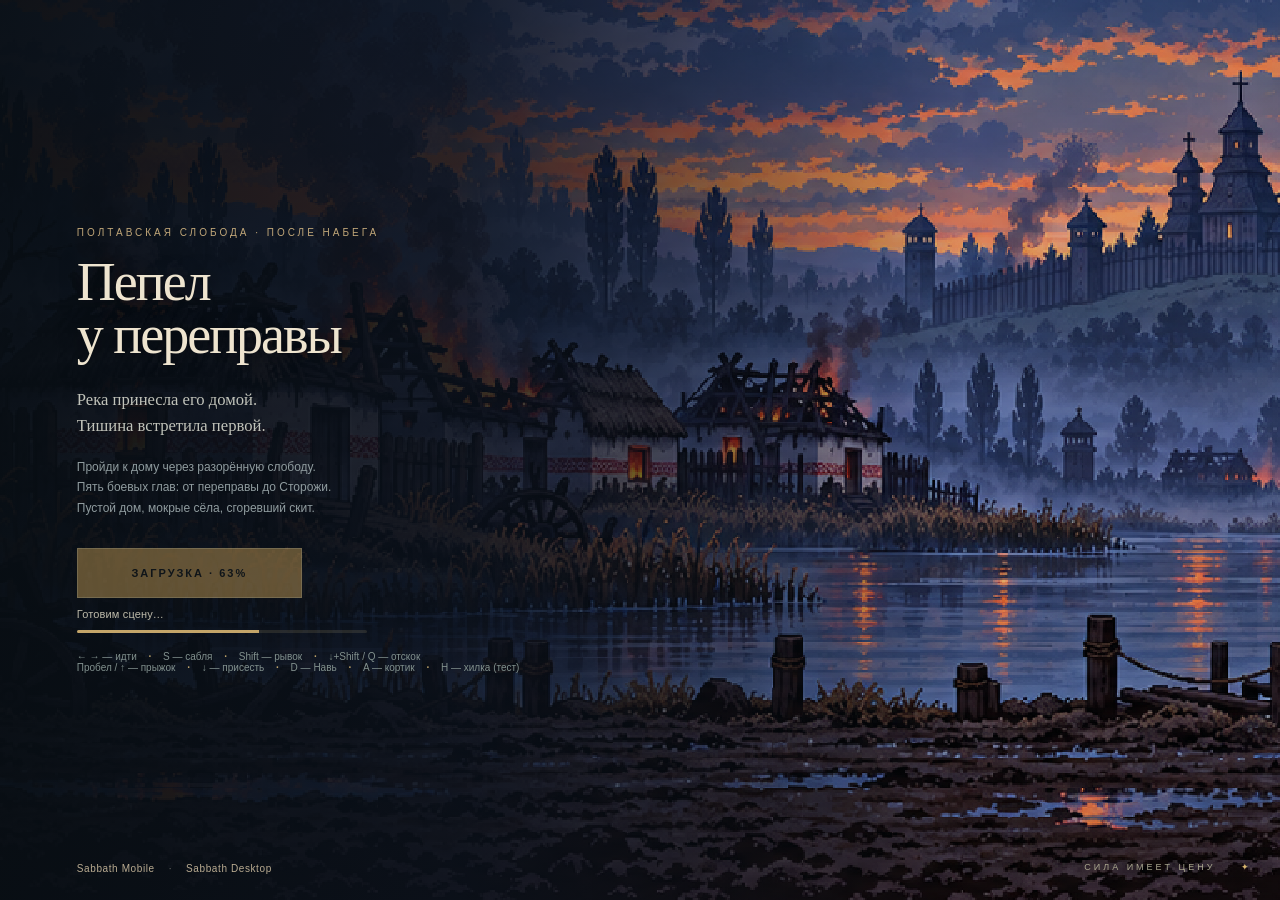
<file: index.html>
<!doctype html>
<html lang="ru"><head><meta charset="utf-8"><meta name="viewport" content="width=device-width,initial-scale=1,maximum-scale=1,user-scalable=no,viewport-fit=cover"><meta name="theme-color" content="#0b1014"><meta name="apple-mobile-web-app-capable" content="yes"><meta name="apple-mobile-web-app-status-bar-style" content="black-translucent"><meta name="apple-mobile-web-app-title" content="Sabbath"><link rel="manifest" href="manifest.webmanifest"><link rel="apple-touch-icon" href="icons/icon-180.png"><link rel="icon" href="icons/icon-192.png"><title>Sabbath Mobile</title><style>*{box-sizing:border-box}html,body{margin:0;background:#0b1014;color:#e0d8c7;font-family:Georgia,serif}body{min-height:100vh;display:grid;place-items:center;background:radial-gradient(ellipse at 50% 10%,#22282b,transparent 65%),#090d10}button,a{-webkit-tap-highlight-color:transparent}button{cursor:pointer;color:inherit;font:11px Arial,sans-serif;letter-spacing:1.5px;border:1px solid #86735255;background:#141a1ac9;padding:13px 17px}button:hover{background:#aa824528;border-color:#b69961}button:focus-visible,a:focus-visible{outline:2px solid #e6c37d;outline-offset:3px}button:disabled{cursor:wait;opacity:.5}main{width:min(1440px,100%);padding:0 32px}header{height:105px;display:flex;align-items:center;gap:12px}.wordmark{color:#d5c3a0;font-size:30px;letter-spacing:8px;text-decoration:none}.wordmark span{font:8px Arial;letter-spacing:3px;display:block;margin-top:6px}.chapter{margin-left:auto;margin-right:28px;font:10px Arial;letter-spacing:2px;color:#89918e}.chapter i{font:italic 25px Georgia;color:#c7b185;margin-left:14px}#stage{position:relative;aspect-ratio:16/9;overflow:hidden;isolation:isolate;background:#111820;box-shadow:0 20px 80px #0008;border:1px solid #cbb77c25}canvas{display:block;width:100%;height:100%;image-rendering:pixelated;outline:none}.overlay{position:absolute;inset:0;display:flex;align-items:center;background:linear-gradient(90deg,#080e14f5 0%,#0a111bd9 36%,#0a111b20 75%);padding:6%}.intro-copy{max-width:620px}.eyebrow{font:10px Arial;letter-spacing:3px;color:#c0a678;margin-bottom:18px}h1{font-weight:400;font-size:clamp(36px,5.7vw,86px);line-height:.98;letter-spacing:-2px;margin:0 0 25px;color:#eee4cf;text-shadow:0 2px 20px #0008}p{font-size:clamp(13px,1.3vw,18px);line-height:1.6;color:#c1c3ba;margin:0 0 17px}.brief{font:12px/1.7 Arial;color:#8f9b9e;margin-bottom:30px}.primary{background:#b89351;color:#111718;border:1px solid #dec385;min-width:225px;letter-spacing:2px;padding:18px 24px;font-weight:bold}.primary:hover{background:#d0b271}.keys-preview{font:10px Arial;color:#82918e;margin-top:18px}.keys-preview b{margin:0 9px;color:#bea36a}.intro-note{position:absolute;right:28px;bottom:28px;font:9px Arial;letter-spacing:3px;color:#aaa78f}.intro-note span{margin-left:20px;color:#d8b56e}.center{text-align:center;justify-content:center;background:#091016dd;backdrop-filter:blur(3px)}h2{font-size:clamp(28px,4vw,52px);font-weight:400;margin:20px 0}.secondary{display:block;margin:18px auto 0;border:0;color:#acb5b4}#hud{position:absolute;inset:0;pointer-events:none;padding:26px;display:flex;align-items:flex-start;justify-content:space-between;font-family:Arial}.vitals{width:200px;background:#09111a66;padding:12px;border-left:2px solid #ac8e56}.name{font-size:10px;letter-spacing:3px;color:#dfc697}.name span{float:right;font-size:11px;letter-spacing:0}.bar{height:7px;background:#04080b;margin-top:9px;box-shadow:0 0 0 1px #b1a17f22}.bar i{height:100%;display:block;background:linear-gradient(90deg,#853e40,#cf7662);transition:width .12s;width:100%}.bar.nav{height:3px;margin-top:6px}.bar.nav i{width:0;background:#9383bb}small{display:block;font:8px Arial;letter-spacing:1.5px;margin-top:9px;color:#adb1aa}.objective{margin-right:48px;text-align:right}.objective>span{font-size:9px;letter-spacing:3px;color:#c0ae8c}.objective strong{display:block;font:30px Georgia;margin:5px 0;color:#e5d9bb}.objective em{font:17px Georgia;color:#899697}#pause{position:absolute;right:19px;top:22px;pointer-events:auto;padding:7px 10px}#caption{position:absolute;bottom:8%;left:15%;width:70%;text-align:center;font-size:clamp(13px,1.5vw,21px);color:#e0d3b4;text-shadow:0 2px 5px #000,0 1px 15px #000;pointer-events:none;transition:opacity .6s}#toast{position:absolute;top:22%;width:100%;text-align:center;font:10px Arial;letter-spacing:2px;color:#dfbd83;pointer-events:none}footer{display:flex;align-items:center;gap:16px;height:74px;font:10px Arial;color:#838e91}footer div{margin-left:auto;font-size:8px;letter-spacing:2px;color:#a59677}kbd{display:inline-block;padding:5px 6px;border:1px solid #76827c35;margin-right:3px;font:9px Arial;color:#c0c1b0;border-radius:2px}#touch{display:none}[hidden]{display:none!important}#stage:fullscreen{width:100vw;height:100vh;aspect-ratio:auto}#stage:fullscreen canvas{object-fit:contain;background:#080d11}@media(max-width:800px){main{padding:0 8px}header{height:70px}.wordmark{font-size:21px}.wordmark span{font-size:6px}.chapter{display:none}#sound{margin-left:auto}button{padding:10px}.brief{font-size:10px;margin-bottom:12px}h1{font-size:38px;margin-bottom:12px}.eyebrow{font-size:8px;margin-bottom:10px}.primary{min-width:170px;padding:12px;font-size:9px}.keys-preview,.intro-note{display:none}footer{gap:7px;flex-wrap:wrap;height:65px}footer div{display:none}#hud{padding:12px}.vitals{width:145px;padding:7px}.objective strong{font-size:23px}#caption{bottom:17%}#touch{position:absolute;bottom:8px;left:10px;right:10px;display:flex;gap:6px;pointer-events:auto}#touch span{flex:1}#touch button{padding:12px;background:#111b21b8;font-size:9px;touch-action:none}.overlay{z-index:5}}

.demonic .vitals{border-color:#b292e7}.demonic .name{color:#d5b3fb}.demonic .bar.nav i{background:#c4a0f1}#powertext{line-height:1.4}

#install-note{font:12px/1.5 Arial;color:#b9b5a7;display:flex;gap:20px;justify-content:space-between;padding:0 0 10px}#install-note details{max-width:350px}#install-note summary{cursor:pointer;color:#ddc28d}#rotate-hint{display:none}
@media(pointer:coarse){
html,body{overscroll-behavior:none}body{min-height:100dvh}main{padding:env(safe-area-inset-top) max(8px,env(safe-area-inset-right)) env(safe-area-inset-bottom) max(8px,env(safe-area-inset-left))}header{height:48px}.wordmark{font-size:19px}.wordmark span,.chapter,footer,#fullscreen{display:none}#sound{margin-left:auto;min-height:44px}#stage{touch-action:none;user-select:none;-webkit-user-select:none;-webkit-touch-callout:none;aspect-ratio:auto;height:calc(100dvh - 80px - env(safe-area-inset-top) - env(safe-area-inset-bottom));min-height:250px}canvas{height:calc(100% - 76px);object-fit:contain;background:#090e13}.overlay{bottom:76px;z-index:5;padding:3% 5%}.intro-copy p:not(.brief){display:none}.intro-copy h1{font-size:34px;margin:5px 0 9px}.brief{font-size:11px;margin-bottom:10px}.eyebrow{font-size:8px;margin-bottom:5px}.primary{min-height:44px;padding:12px 16px}.keys-preview,.intro-note{display:none}#hud{padding:8px}.vitals{width:145px;padding:6px}.objective{margin-right:50px}.objective small{display:none}.objective strong{font-size:23px;margin:2px}#pause{top:8px;right:8px;min-width:44px;min-height:44px}#caption{bottom:88px;font-size:12px}#toast{top:28%;font-size:10px;letter-spacing:.5px}#touch{display:flex;position:absolute;left:8px;right:8px;bottom:6px;gap:8px;height:62px;pointer-events:auto;align-items:center}#touch span{flex:1}#touch button{touch-action:none;min-width:56px;height:56px;padding:8px;font:10px Arial;letter-spacing:.5px;border-radius:12px;background:#19232e;border:1px solid #99846188;user-select:none;-webkit-user-select:none}#touch button[data-key="j"]{background:#a8874f;color:#090e13;min-width:76px;font-weight:bold}#touch button.held{background:#dcc089;color:#111;transform:translateY(2px)}#install-note{font-size:10px;padding:0 4px 5px}#install-note details{max-width:55%}
}
@media(pointer:coarse) and (orientation:portrait){#stage{height:60dvh;min-height:350px}canvas{height:calc(100% - 142px)}#touch{height:130px;display:grid;grid-template-columns:repeat(4,1fr);gap:7px}#touch span{display:none}#touch button{min-width:44px;width:100%}#touch button[data-key="a"],#touch button[data-key="d"]{grid-row:1 / 3;height:100%}#touch button[data-key="j"]{min-width:44px}#caption{bottom:150px}#hud .vitals{width:130px}#hud .objective{margin-right:43px}.objective>span{font-size:7px;letter-spacing:1px}.overlay{bottom:142px}.brief{display:none}#rotate-hint{display:block;padding:18px 8px;text-align:center;font:13px/1.5 Arial;color:#bdaf92}#install-note{padding:10px 0}}
@media(display-mode:standalone){#install-note details{display:none}}
main{min-width:0;max-width:100vw}#stage,canvas{min-width:0}
@media(pointer:coarse){body{display:block}main{width:100%;max-width:100%;}#install-note>*{min-width:0}}

/* Landscape phone: the world fills the viewport; controls float above it. */
@media (orientation:landscape){
 html,body{width:100%;height:100%;overflow:hidden;background:#090e13}
 main{padding:0;width:100%;height:100dvh;max-width:none}
 header{position:fixed;z-index:20;top:max(8px,env(safe-area-inset-top));right:calc(max(12px,env(safe-area-inset-right)) + 54px);height:36px;pointer-events:none}
 header .wordmark,header .chapter,#fullscreen,#install-note,#rotate-hint,footer{display:none}
 #sound{pointer-events:auto;min-height:36px;height:36px;padding:5px 8px;font-size:8px;letter-spacing:.5px;border-radius:18px;background:#0b14248c}
 #stage{position:fixed;inset:0;width:100%;height:100dvh;min-height:0;aspect-ratio:auto;border:0;box-shadow:none}
 #stage canvas{width:100%;height:100%;object-fit:fill}
 .overlay{inset:0;padding:5% max(6%,env(safe-area-inset-left));z-index:5}
 .intro-copy h1{font-size:clamp(32px,7vh,54px)}
 #hud{padding:max(10px,env(safe-area-inset-top)) max(14px,env(safe-area-inset-right)) 0 max(14px,env(safe-area-inset-left))}
 .vitals{width:144px;background:#09111a85;padding:7px}.name{font-size:9px}.bar{margin-top:6px}#powertext{font-size:7px;letter-spacing:.6px;margin-top:5px}
 .objective{margin-right:145px;background:#09111a70;padding:4px 8px;border-radius:8px}.objective>span{display:none}.objective strong{font-size:22px}
 #pause{top:max(8px,env(safe-area-inset-top));right:max(12px,env(safe-area-inset-right));border-radius:50%;width:36px;height:36px;min-height:36px;min-width:36px;padding:0;background:#0b14248c}
 #caption{bottom:13px;left:25%;width:50%;font-size:12px}#toast{top:24%;padding:0 20%;font-size:10px}
 #touch{position:absolute;inset:0;display:block;height:auto;pointer-events:none;background:none}
 #touch span{display:none}
 #touch button{position:absolute;pointer-events:auto;width:54px;min-width:54px;height:54px;min-height:54px;padding:0;border-radius:50%;border:1px solid #d8c59c80;background:#111b2a85;color:#eee3cf;font:8px Arial;letter-spacing:.2px;box-shadow:0 2px 12px #0004;backdrop-filter:blur(3px);-webkit-backdrop-filter:blur(3px)}
 /* Larger movement circles almost meet; their shared pad handles diagonals. */
 #touch{--left-edge:max(18px,env(safe-area-inset-left));--edge:max(18px,env(safe-area-inset-right));--base:max(12px,env(safe-area-inset-bottom));--pad-step:64px;--move-size:64.6px;--move-step:56px;--move-inset:5.7px}
 #move-pad{position:absolute;left:var(--left-edge);bottom:var(--base);width:188px;height:188px;pointer-events:auto;touch-action:none}
 #move-pad::before{content:"";position:absolute;inset:24px;border-radius:50%;background:#10182755;border:1px solid #d8c59c30;pointer-events:none}
 #move-pad::after{content:"";position:absolute;left:calc(50% - 5px);top:calc(50% - 5px);width:10px;height:10px;border:1px solid #d8c59c70;border-radius:50%;pointer-events:none}
 #move-pad.active::before{background:#99805a25;border-color:#d8c59c60}
 #touch #move-pad button{width:var(--move-size);min-width:var(--move-size);height:var(--move-size);min-height:var(--move-size);font-size:25.5px}
 #touch button[data-key="a"]{left:var(--move-inset);bottom:calc(var(--move-step) + var(--move-inset))}
 #touch button[data-key=" "]{left:calc(var(--move-step) + var(--move-inset));bottom:calc(var(--move-step)*2 + var(--move-inset))}
 #touch button[data-key="d"]{left:calc(var(--move-step)*2 + var(--move-inset));bottom:calc(var(--move-step) + var(--move-inset))}
 #touch button[data-key="x"]{left:calc(var(--move-step) + var(--move-inset));bottom:var(--move-inset)}
 #touch button[data-key="v"]{right:calc(var(--edge) + var(--pad-step));bottom:calc(var(--base) + var(--pad-step)*2);font-size:9px}
 #touch button[data-key="Shift"]{right:calc(var(--edge) + var(--pad-step)*2);bottom:calc(var(--base) + var(--pad-step));font-size:10px}
 #touch button[data-key="j"]{right:var(--edge);bottom:calc(var(--base) + var(--pad-step) - 4px);width:62px;min-width:62px;height:62px;min-height:62px;background:#9e784dad;color:#fff3d2;font-size:11px}
 #touch button[data-key="e"]{right:calc(var(--edge) + var(--pad-step));bottom:var(--base);border-color:#b998e0aa;background:#38224880;font-size:10px}
 #touch button.held{background:#d9bc82c9;color:#111;transform:scale(.94)}
}

@media(orientation:landscape){
 header{display:none}.objective{margin-right:48px;background:none}.vitals{background:none}#caption{bottom:12px}#stage{background:#090e13}
}
@media(orientation:portrait){
 html,body{height:100%;overflow:hidden}header,#stage,#install-note,footer{display:none!important}
 #rotate-hint{position:fixed;inset:0;z-index:50;display:flex;flex-direction:column;align-items:center;justify-content:center;padding:32px;text-align:center;background:linear-gradient(#08101bcc,#08101bef),var(--scene-background,none) center/cover;color:#dcc8a1}
 .rotate-brand{font:32px Georgia;letter-spacing:8px}.rotate-subtitle{font:18px Georgia;margin-top:12px;color:#b6af9f}.rotate-symbol{font:64px Georgia;margin:38px 0 20px;color:#b99461}#rotate-hint p{font:16px/1.5 Arial;max-width:270px;color:#dcc8a1}
}

/* Game gestures belong to the controls, never to page zoom or scrolling. */
html,body,#stage,#touch,canvas{touch-action:none;overscroll-behavior:none}
button{touch-action:manipulation}#touch button{touch-action:none}
#touch button.ready{box-shadow:0 0 17px #b288d766;border-color:#dbc2ff;background:#553574aa}

/* Desktop uses the same combat, with a keyboard-first presentation. */
.desktop #touch{display:none!important}.desktop .keys-preview{display:block}.desktop .objective small{display:none}
.desktop .vitals{width:180px}.desktop .keys-preview{font-size:12px;line-height:1.8;max-width:430px}

#menu #sound{display:block;margin:14px auto 0;min-height:36px;height:36px;font-size:10px;padding:6px 14px}

.edition-links{position:absolute;left:max(6%,env(safe-area-inset-left));bottom:18px;display:flex;gap:14px;align-items:center;font:10px Arial;letter-spacing:.6px}.edition-links a{color:#b9ab91;text-decoration:none;padding:8px 0}.edition-links a:hover{color:#f2d8a4}.edition-links span{color:#6a6d6a}@media(max-height:400px){.edition-links{bottom:8px;font-size:9px}}

@media(orientation:portrait){.desktop #rotate-hint{display:none!important}.desktop header,.desktop footer{display:none!important}.desktop main{padding:0;width:100%;height:100dvh}.desktop #stage{display:block!important;position:fixed;left:0;top:50%;transform:translateY(-50%);width:100vw;height:56.25vw;min-height:0;border:0}.desktop #stage canvas{width:100%;height:100%;object-fit:fill}.desktop .overlay{inset:0;padding:4% 6%}.desktop h1{font-size:clamp(26px,5vw,45px)}.desktop .intro-copy p:not(.brief),.desktop .brief,.desktop .intro-note{display:none}.desktop .keys-preview{font-size:10px}.desktop #caption{bottom:10px}.desktop .edition-links{bottom:8px}}

#story-copy{position:absolute;top:15%;left:26%;width:48%;z-index:3;text-align:center;pointer-events:none;text-shadow:0 2px 8px #000,0 0 25px #000;background:radial-gradient(ellipse,#070b1199,transparent 72%);padding:16px}
#story-title{font:10px Arial;letter-spacing:2.5px;color:#d6b988;margin-bottom:12px}#story-text{font:clamp(13px,2.2vh,19px)/1.5 Georgia;color:#eee3ca}
#interact-hint{position:absolute;z-index:4;left:50%;bottom:24px;transform:translateX(-50%);min-height:44px;border-radius:24px;background:#101820b8;font:10px Arial;letter-spacing:1px;border-color:#b59b6977;max-width:46%}
body[data-scene="house"] #hud .vitals,body[data-scene="house"] #hud .objective,body[data-scene="house"] #touch button[data-key="v"],body[data-scene="house"] #touch button[data-key="e"],body[data-scene="house"] #touch button[data-key="x"],body[data-scene="house"] #touch button[data-key=" "],body[data-scene="house"] #touch button[data-key="Shift"]{display:none}
body[data-scene="house"] #caption{bottom:84px}
#fresh-start{margin:10px 0 0;font:10px Arial;padding:5px 0;min-height:28px}#new-run{font-size:9px;opacity:.8}
@media(max-height:430px){#story-copy{top:10%;left:20%;width:60%;padding:6px}#story-title{margin-bottom:6px;font-size:9px}#interact-hint{bottom:18px;font-size:9px}}

body[data-scene="house"] #interact-hint{bottom:calc(max(16px,env(safe-area-inset-bottom)) + 108px)}
body[data-scene="house"] #caption{bottom:auto;top:12px}

body[data-scene="house"] #interact-hint{background:none;border:0;box-shadow:none;text-shadow:0 2px 6px #000,0 0 18px #000;color:#e7cea0}

#boss-hud{position:absolute;top:14px;left:50%;transform:translateX(-50%);width:clamp(180px,30vw,340px);text-align:center;color:#dbbe98;font:10px Arial;letter-spacing:1.8px;text-shadow:0 2px 4px #000}#boss-hud>div{height:5px;margin-top:7px;background:#100d12;box-shadow:0 0 0 1px #ae957544}#boss-health{height:100%;display:block;background:linear-gradient(90deg,#653542,#c17b5a);transition:width .12s}#endcopy{max-width:620px;margin:0 auto 17px}#menu>div{max-width:90%;}#continue-level{margin:10px auto 0}
@media(max-height:430px){#menu h2{font-size:27px;margin:10px 0}#endcopy{font-size:12px;line-height:1.5;max-width:480px}#menu .secondary{margin-top:8px;padding:6px}#boss-hud{top:11px;font-size:8px;letter-spacing:.8px}}

/* Safari can report a stale orientation query during a viewport rotation.
   The measured viewport also drives the portrait gate and pauses the game. */
body.phone-portrait{height:100%;overflow:hidden}
body.phone-portrait header,body.phone-portrait #stage,body.phone-portrait #install-note,body.phone-portrait footer{display:none!important}
body.phone-portrait #rotate-hint{position:fixed;inset:0;z-index:50;display:flex;flex-direction:column;align-items:center;justify-content:center;padding:32px;text-align:center;background:linear-gradient(#08101bcc,#08101bef),var(--scene-background,none) center/cover;color:#dcc8a1}
body.phone-portrait .rotate-brand{font:32px Georgia;letter-spacing:8px}
body.phone-portrait .rotate-subtitle{font:18px Georgia;margin-top:12px;color:#b6af9f}
body.phone-portrait .rotate-symbol{font:64px Georgia;margin:38px 0 20px;color:#b99461}
body.phone-portrait #rotate-hint p{font:16px/1.5 Arial;max-width:270px;color:#dcc8a1}

/* Preparation belongs to the title screen and disappears before play. */
#intro:not([hidden]) ~ #touch,#menu:not([hidden]) ~ #touch{display:none!important}
#load-status{max-width:290px;margin-top:9px;font:11px/1.45 Arial,sans-serif;color:#bdbaaa;letter-spacing:.15px}
#load-meter{height:3px;margin-top:7px;background:#dac28a22;overflow:hidden;border-radius:2px}
#load-fill{display:block;height:100%;width:0;background:#c4a569;transition:width .12s}
#load-status.failed{color:#dcc799}
#load-status.failed #load-meter{display:none}

/* Combat hints stay above the thumb controls, with no banner covering the scene. */
@media(orientation:landscape){body:not(.desktop):not([data-scene="house"]) #caption{top:clamp(80px,21vh,90px);bottom:auto;left:19%;width:62%;font:11px/1.35 Arial,sans-serif}}

@media(orientation:landscape){body:not(.desktop):not([data-scene="house"]) #toast{top:calc(clamp(80px,21vh,90px) + 40px);left:19%;width:62%;font:10px/1.3 Arial,sans-serif;letter-spacing:.5px}}

body[data-scene="house"] #move-pad{pointer-events:none}

/* Temporary testing aid, separate from both combat diamonds. */
#test-heal{position:absolute;pointer-events:auto;left:calc(max(14px,env(safe-area-inset-left)) + 154px);top:calc(max(10px,env(safe-area-inset-top)) + 40px);width:44px;height:44px;padding:0;border-radius:50%;background:#122921b8;border:1px solid #9fc49d99;color:#cbe6ba;letter-spacing:0;touch-action:manipulation}
#test-heal span{font:23px/22px Arial;display:block}#test-heal small{font:7px/10px Arial;margin:0;letter-spacing:.3px;color:inherit}
#test-heal:disabled{cursor:default;opacity:.4}.desktop #test-heal{left:calc(max(14px,env(safe-area-inset-left)) + 190px)}
body[data-scene="house"] #test-heal{display:none}

#touch #move-pad button.held{transform:none}
#update-status{max-width:300px;margin:8px auto 0;font:11px/1.4 Arial;color:#b6bcae;letter-spacing:0}
@media(orientation:landscape) and (max-height:350px){
 #menu .eyebrow{margin-bottom:4px}#menu h2{font-size:22px;margin:4px 0}
 #menu #endcopy{font-size:11px;margin-bottom:8px}
 #menu #sound{margin-top:8px}#menu .secondary{margin-top:6px}
}

#scene-loading{z-index:12;background:#081019e8}#scene-loading>div{width:min(480px,90%)}#scene-load-copy{font:13px/1.5 Arial}#scene-load-meter{height:3px;margin:16px auto;background:#dac28a22;overflow:hidden}#scene-load-fill{display:block;height:100%;width:0;background:#b99960}#scene-loading:not([hidden]) ~ #touch{display:none!important}

/* Keep silhouettes readable behind a control without moving its touch target. */
#touch button.over-character:not(.held){background:#10182712;backdrop-filter:none;-webkit-backdrop-filter:none;box-shadow:none;border-color:#d8c59c99;text-shadow:0 1px 3px #000,0 0 5px #000}
#touch button.over-character.ready:not(.held){border-color:#dbc2ff;box-shadow:0 0 8px #b288d744}
</style></head>
<body><script>
window.SABBATH_BUILD={release:"v39"};
if(location.pathname.endsWith('/desktop.html')){
 document.body.classList.add('desktop');document.title='Sabbath Desktop';
 document.querySelector('link[rel="manifest"]').setAttribute('href','desktop.webmanifest');
}
</script><main><header><a class="wordmark" href="./index.html">SABBATH<span>AMONG LIFE AND DEATH</span></a><div class="chapter">ИГРОВОЙ ЭТЮД <i>01</i></div><button id="fullscreen" aria-label="Полный экран">⛶</button></header>
<section id="stage" aria-label="Игра Sabbath"><canvas id="game" width="960" height="540" tabindex="0" aria-label="Игровое поле. Стрелки влево и вправо — движение, пробел — прыжок, S — удар, A — кортик, H — хилка, Shift — рывок, D — Навь, стрелка вниз — присесть, Escape — пауза"></canvas>
<div id="hud" hidden><div class="vitals"><div class="name">ЯРОМІР <span id="hptext">100</span></div><div class="bar"><i id="health"></i></div><div class="bar nav"><i id="power"></i></div><small id="powertext">НАВЬ · D</small></div><div class="objective"><span id="area">ПРИСТАНЬ</span><strong id="kills">0 <em>/ 10</em></strong><small>УПЫРЕЙ УНИЧТОЖЕНО</small></div><div id="boss-hud" hidden><span id="boss-name">СОТНИК СТОРОЖИ</span><div><i id="boss-health"></i></div></div><button id="test-heal" aria-label="Восстановить здоровье для теста (H)" title="Хилка для теста · H"><span aria-hidden="true">+</span><small>ХИЛКА</small></button><button id="pause" aria-label="Пауза">Ⅱ</button></div>
<div id="story-copy" hidden><div id="story-title"></div><p id="story-text"></p></div><button id="interact-hint" hidden></button><div id="caption" role="status"></div><div id="toast" role="status"></div>
<div class="overlay" id="intro"><div class="intro-copy"><div class="eyebrow">ПОЛТАВСКАЯ СЛОБОДА · ПОСЛЕ НАБЕГА</div><h1>Пепел<br>у переправы</h1><p>Река принесла его домой.<br>Тишина встретила первой.</p><p class="brief">Пройди к дому через разорённую слободу.<br>Пять боевых глав: от переправы до Сторожи.<br>Пустой дом, мокрые сёла, сгоревший скит.</p><button class="primary" id="start" disabled>ЗАГРУЗКА · 0%</button><div id="load-status" role="status" aria-live="polite"><span id="load-copy">Готовим сцену…</span><div id="load-meter" role="progressbar" aria-label="Подготовка сцены" aria-valuemin="0" aria-valuemax="100" aria-valuenow="0"><i id="load-fill"></i></div></div><button id="fresh-start" class="secondary" hidden>НОВАЯ ИГРА</button><div class="keys-preview">← → — идти <b>·</b> S — сабля <b>·</b> Shift — рывок <b>·</b> ↓+Shift / Q — отскок<br>Пробел / ↑ — прыжок <b>·</b> ↓ — присесть <b>·</b> D — Навь <b>·</b> A — кортик <b>·</b> H — хилка (тест)</div></div><nav class="edition-links" aria-label="Вариант управления"><a href="mobile.html">Sabbath Mobile</a><span>·</span><a href="desktop.html">Sabbath Desktop</a></nav><div class="intro-note">СИЛА ИМЕЕТ ЦЕНУ <span>✦</span></div></div>
<div class="overlay center" id="scene-loading" hidden><div><div class="eyebrow">ДОРОГА ПРОДОЛЖАЕТСЯ</div><h2>За следующим поворотом</h2><p id="scene-load-copy" role="status">Готовим участок…</p><div id="scene-load-meter" role="progressbar" aria-label="Подготовка следующего участка" aria-valuemin="0" aria-valuemax="100" aria-valuenow="0"><i id="scene-load-fill"></i></div><button class="primary" id="scene-retry" hidden>ПОВТОРИТЬ ЗАГРУЗКУ</button></div></div>
<div class="overlay center" id="menu" hidden><div><div class="eyebrow" id="endlabel">ПАУЗА</div><h2 id="endtitle">Тишина между ударами</h2><p id="endcopy"></p><button class="primary" id="continue-level" hidden>ПРОДОЛЖИТЬ ПУТЬ →</button><button class="primary" id="resume">ПРОДОЛЖИТЬ</button><button id="sound" aria-label="Включить звук">ЗВУК: ВЫКЛ</button><button class="secondary" id="update-game" hidden>ОБНОВИТЬ ИГРУ</button><small id="update-status" role="status" hidden></small><button class="secondary" id="new-run" hidden>С ПЕРЕПРАВЫ ЗАНОВО</button><button class="secondary" id="restart">НАЧАТЬ ЗАНОВО</button></div></div>
<div id="touch" aria-label="Сенсорное управление"><div id="move-pad" role="group" aria-label="Крестовина движения: диагонали совмещают действия"><button aria-label="Идти влево" data-key="a">←</button><button aria-label="Прыжок" data-key=" ">↑</button><button aria-label="Идти вправо" data-key="d">→</button><button data-key="x" aria-label="Приседание — переключить" aria-pressed="false">↓</button></div><button data-key="v" aria-label="Бросить кортик">КОРТИК 3</button><button data-key="Shift">РЫВОК</button><button data-key="j">САБЛЯ</button><button data-key="e">НАВЬ</button></div>
</section><footer><span><kbd>←</kbd><kbd>→</kbd> движение</span><span><kbd>Пробел</kbd> прыжок</span><span><kbd>S</kbd> сабля</span><span><kbd>Shift</kbd> рывок</span><span><kbd>D</kbd> Навь</span><span><kbd>Esc</kbd> пауза</span><div>ПЯТЬ ДОРОГ. ОДНА ПРОПАВШАЯ СЕМЬЯ.</div></footer><div id="rotate-hint"><div class="rotate-brand">SABBATH</div><div class="rotate-subtitle">Пепел у переправы</div><div class="rotate-symbol" aria-hidden="true">↻</div><p>Поверните телефон горизонтально</p></div></main><script>/* Five playable episodes; the house is a separate interlude after episode one. */
(function(root){
const chapters=[null,
 {scene:'riverside',barrels:[1640],name:'Пепел у переправы',exit:3750,xs:[570,850,1160,1550,1750,2020,2480,2720,3060,3390],types:['cutter','crawler','spitter','cutter','heavy','spitter','crawler','spitter','cutter','heavy'],gates:[[1350,[0,1,2]],[2200,[3,4,5]],[3530,[6,7,8,9]]],bounds:[[250,1280],[1430,2130],[2330,3460]],buried:[1,4,6,9],elite:[9,480],areas:['ПРИСТАНЬ','КОЛОДЕЦ','ДОРОГА ДОМОЙ'],intro:'Переправа занята. Следи за замахами — и бей в ответ.',captions:[[1380,'У колодца шевелится что-то тяжёлое.'],[2270,'Дом рядом. Здесь тени охотятся вместе.'],[3570,'Десять теней пали. За дверью — тишина.']]},
 {scene:'sich',barrels:[1730,2820],name:'За частоколом',exit:3430,xs:[480,860,1390,1590,1900,2440,2660,2850,3080],types:['cutter','gunner','crawler','cutter','gunner','crawler','gunner','heavy','gunner'],gates:[[1150,[0,1]],[2150,[2,3,4]],[3210,[5,6,7,8]]],bounds:[[270,1080],[1260,2070],[2260,3160]],buried:[2,5],elite:[7,420],areas:['БРАМА','МАЙДАН','ПОКРОВА'],intro:'Сечь молчит. У ворот ещё кто-то остался.',captions:[[1180,'На майдане некому поднять знамя.'],[2200,'За этой дверью ещё теплится лампадка.'],[3250,'Святого отця тут вже давно нема.']],outro:'Лампадка ещё горит. Семьи здесь нет. За Сечью дорога уходит в мокрые сёла.'},
 {scene:'villages',name:'Мокрая дорога',exit:3570,xs:[500,790,1050,1490,1740,1990,2480,2760,3040,3240],types:['lancer','cutter','spitter','gunner','lancer','crawler','lancer','spitter','gunner','heavy'],gates:[[1260,[0,1,2]],[2230,[3,4,5]],[3350,[6,7,8,9]]],bounds:[[250,1190],[1370,2150],[2350,3300]],buried:[5,9],elite:[9,440],areas:['МОКРЫЕ СЁЛА','СТАРЫЙ ТРАКТ','ОПУШКА'],intro:'Дождь смыл следы. Ставни закрываются перед ним.',captions:[[1300,'Копья держат дорогу. Не стой перед остриём.'],[2280,'В луже — его лицо. Почему оно кажется чужим?'],[3380,'За последним колодцем начинается лес.']],outro:'У колодца Параска сказала: «Я твою Златочку приймала. Не знаю, де вона зараз». Дальше — только лесная дорога.'},
 {scene:'skit',name:'Сгоревший скит',exit:3370,xs:[530,780,1010,1450,1720,1910,2440,2720,3010],types:['crawler','lancer','spitter','heavy','lancer','gunner','crawler','lancer','heavy'],gates:[[1180,[0,1,2]],[2140,[3,4,5]],[3160,[6,7,8]]],bounds:[[260,1110],[1300,2070],[2270,3100]],buried:[0,3,6],elite:[8,480],embers:[790,1660,2630],areas:['ЛЕСНОЙ СКИТ','ОБГОРЕЛЫЕ КЕЛЬИ','К СТОРОЖЕ'],intro:'Скит выгорел. Монахов нет. Даже кресты не уцелели.',captions:[[570,'УГЛИ: свет под ногами предупреждает о вспышке. Перепрыгни — или уведи врага в огонь.'],[1250,'«Бачиш, що він робить?» — только это сказал Голос.'],[2190,'Там, над деревьями, крепость его дедов. Чужие заняли её.']],outro:'За ночь костёр угас. На миг приснился тёплый солнечный круг. Утром Яромир уже не помнил сна. Сторожа ждала.'},
 {scene:'fortress',barrels:[940,1830],name:'Внешний двор Сторожи',exit:3590,xs:[460,760,1060,1510,1740,2010,2160,2980],types:['lancer','gunner','cutter','gunner','lancer','heavy','crawler','captain'],gates:[[1250,[0,1,2]],[2290,[3,4,5,6]],[3370,[7]]],bounds:[[250,1180],[1360,2210],[2400,3300]],buried:[],areas:['ВОРОТА','СТОЙЛА','ДВОР СОТНИКА'],intro:'Ворота открыты. Оставшиеся в стойлах не опустили оружия.',captions:[[1290,'Они видят одного козака. Почему же так боятся?'],[2320,'СОТНИК: пригнись под уколом, перепрыгни волну, уйди за спину от тяжёлого удара.'],[3410,'Внешний двор опустел. Палий ещё ждёт в цитадели.']]}
];
root.SabbathChapters=chapters;if(typeof module!=='undefined')module.exports=chapters;
})(typeof globalThis!=='undefined'?globalThis:window);
</script><script>/* Deterministic combat simulation: world coordinates, no renderer or network. */
(function(root){
'use strict';
const clamp=(v,a,b)=>Math.max(a,Math.min(b,v));
// The first shared horizontal/vertical contact, including entry through a roof.
function segmentEntry(x0,z0,x1,z1,left,right,bottom,top){
 let enter=0,exit=1;
 for(const [start,end,min,max] of [[x0,x1,left,right],[z0,z1,bottom,top]]){
  const delta=end-start;if(delta===0){if(start<min||start>max)return null;continue;}
  const a=(min-start)/delta,b=(max-start)/delta;enter=Math.max(enter,Math.min(a,b));exit=Math.min(exit,Math.max(a,b));if(enter>exit)return null;
 }
 return enter;
}
const CHAPTERS=typeof module!=='undefined'?require('./chapters.js'):root.SabbathChapters;
const killsBefore=chapter=>CHAPTERS.slice(1,chapter).reduce((sum,c)=>sum+c.types.length,0);
const BUTT={trigger:115,reach:105,height:120,windup:.70,active:.18,recover:1.10,damage:20};
const TYPES={
 cutter:{hp:144,speed:75,reach:76,windup:.60,recover:.80,damage:20},
 crawler:{hp:112,speed:91,reach:205,windup:.70,recover:1.05,damage:23},
 spitter:{hp:128,speed:52,reach:365,windup:.85,recover:1.5,damage:18},
 gunner:{hp:150,speed:58,reach:420,windup:1.05,recover:1.75,damage:22},
 heavy:{hp:300,speed:42,reach:112,windup:.95,recover:1.40,damage:34},
 lancer:{hp:180,speed:68,reach:165,windup:.85,recover:1.10,damage:25},
 captain:{hp:880,speed:62,reach:175,windup:1.05,recover:1.30,damage:29}
};
class SabbathGame{
 constructor(){this.reset()}
 reset(chapter=1,carry={}){
  this.chapter=Number.isInteger(chapter)&&CHAPTERS[chapter]?chapter:1;this.level=CHAPTERS[this.chapter];this.scene=this.level.scene;this.totalKills=carry.totalKills||0;
  this.viewWidth=this.viewWidth||960;this.cameraHeading=1;this.cameraTurn=0;this.cameraReady=false;this.mode='intro';this.time=carry.time||0;this.kills=0;this.cam=0;this.events=[];this.powerUses=0;this.combo=0;this.comboAge=0;this.shake=0;this.hitstop=0;this.projectiles=[];this.looseKnives=[];this.lastDamage=null;this.nextProjectile=0;this.attackTargets=new Set();this.attackBuffer=0;this.jumpBuffer=0;this.stats={hits:0,perfectDodges:0,parries:0,airHits:0,knifeHits:0,damageTaken:0};
  this.player={x:130,z:0,vz:0,hp:100,maxHp:100,nav:0,face:1,attack:0,cooldown:0,evade:0,evadeCd:0,evadeKind:'forward',evadeDir:1,evadeSpeed:590,inv:0,hurtTime:0,moving:false,power:0,transform:0,stride:0,landTime:0,counter:0,knives:3,throwCd:0,throwTime:0,throwPending:0,throwFacing:1,airAttack:false,lowAttack:false,crouching:false,attackHit:false};
  const cfg=this.level;this.gates=cfg.gates.map(([x,ids])=>[x,[...ids]]);
  this.enemies=cfg.types.map((type,i)=>({id:i,type,x:cfg.xs[i],z:0,hp:TYPES[type].hp,maxHp:TYPES[type].hp,heavy:['heavy','captain'].includes(type),bounds:[...cfg.bounds[this.gates.findIndex(g=>g[1].includes(i))]],phase:cfg.buried.includes(i)?'buried':'idle',timer:0,flash:0,face:-1,dead:false,death:0,spawnX:cfg.xs[i],attackNo:0,shotNo:0,staggerGuard:0,broken:0,walk:false,stride:0,hitPlayer:false,lockedFace:-1,move:'thrust',knives:[]}));
  if(cfg.elite){const elite=this.enemies[cfg.elite[0]];elite.hp=elite.maxHp=cfg.elite[1];elite.elite=true;}
  this.barrels=(cfg.barrels||[]).map((x,id)=>({id,x,height:62,halfWidth:24,radius:132,phase:'idle',timer:0,duration:0,smoke:0}));
  this.exit=cfg.exit;this.markers=new Set();this.hazards=(cfg.embers||[]).map((x,i)=>({x,width:58,phase:'cooldown',timer:1.8+i*.75,hitPlayer:false,hitIds:new Set()}));
  if(carry.maxHp){this.player.maxHp=carry.maxHp;this.player.hp=clamp(carry.hp,1,carry.maxHp);this.powerUses=carry.powerUses||0;for(const key of Object.keys(this.stats))this.stats[key]=carry.stats?.[key]||0;}
 }
 start(){this.mode='playing';if(this.cameraInsets)this.tickCamera(0,true);this.emit('caption',this.level.intro);}
 cameraFrame(){
  if(!this.cameraInsets)return null;
  const {left,right}=this.cameraInsets,w=this.viewWidth;
  let low=left+52,high=w-right-52;
  if(high-low<72){const center=clamp((low+high)/2,72,w-72);low=center-36;high=center+36;}
  return {left:low,right:high};
 }
 setCameraInsets(insets){
  this.cameraInsets=insets;
  if(insets&&this.scene!=='house'&&this.mode!=='intro')this.tickCamera(0,true);
 }
 tickCamera(dt,snap=false){
  const p=this.player,frame=this.cameraFrame();
  if(!frame){this.cam+=(clamp(p.x-355,0,this.exit-830)-this.cam)*Math.min(1,dt*4);return;}
  // Follow actual travel/facing, never the sprite's stride or vertical arc.
  if(snap||!this.cameraReady){this.cameraHeading=p.face;this.cameraTurn=0;}
  else if(p.moving&&p.evade===0&&p.face!==this.cameraHeading){this.cameraTurn+=dt;if(this.cameraTurn>=.12){this.cameraHeading=p.face;this.cameraTurn=0;}}
  else this.cameraTurn=0;
  const screenX=frame.left+(frame.right-frame.left)*(this.cameraHeading===1?.2:.8),target=p.x-screenX;
  this.cam=snap||!this.cameraReady?target:this.cam+(target-this.cam)*(1-Math.exp(-8*dt));
  // Even a fast evade cannot carry the body underneath the touch controls.
  this.cam=clamp(this.cam,p.x-frame.right,p.x-frame.left);this.cameraReady=true;
 }
 areaName(){const i=this.gates.findIndex(([x])=>this.player.x<=x);return this.level.areas[i<0?this.level.areas.length-1:i];}
 houseWidth(){return Math.max(1280,this.viewWidth)}
 houseScale(){return this.houseWidth()/1280}
 houseFocus(){
  const p=this.player,w=this.houseWidth(),items=[{id:'cradle',u:.13,title:'ОПРОКИНУТАЯ КОЛЫБЕЛЬ',text:'Пустая. Ни голоса, ни следа. Только рушник на полу.'},{id:'drawing',u:.25,title:'РИСУНОК НА СТЕНЕ',text:'Солнышко. Маленькая фигурка с косой. Здесь её рука ещё ничего не боялась.'},{id:'hearth',u:.47,title:'ОСТЫВШИЙ ОЧАГ',text:'Угли давно почернели. Никто не ждал его у огня.'},{id:'door',u:.89,title:'К СЕЧИ',text:''}];
  return items.map(item=>({...item,x:item.u*w})).filter(item=>Math.abs(item.x-p.x)<90*this.houseScale()).sort((a,b)=>Math.abs(a.x-p.x)-Math.abs(b.x-p.x))[0]||null;
 }
 openHouse(){
  this.scene='house';this.mode='house';this.kills=0;this.enemies=[];this.projectiles=[];this.looseKnives=[];this.barrels=[];this.hazards=[];this.hitstop=0;this.shake=0;this.attackBuffer=0;this.jumpBuffer=0;this.inspected=new Set();this.lastDamage=null;
  const p=this.player;for(const key of ['z','vz','attack','cooldown','evade','evadeCd','inv','hurtTime','power','transform','nav','counter','throwCd','throwTime','throwPending','landTime'])p[key]=0;p.crouching=false;p.moving=false;p.face=-1;p.x=this.houseWidth()*.82;this.cam=Math.max(0,this.houseWidth()-this.viewWidth);
  this.emit('house');this.emit('caption','Дверь открыта. В доме никто не ответил.');
 }
 enterHouse(){if(this.chapter!==1||this.mode!=='won')return false;this.totalKills+=this.kills;this.player.hp=this.player.maxHp;this.player.knives=3;this.openHouse();this.emit('checkpoint');return true}
 interact(){if(this.mode!=='house')return false;const item=this.houseFocus();if(!item)return false;if(item.id==='door'){const carry=this.checkpoint();this.reset(2,carry);this.emit('chapter');this.start();this.emit('checkpoint');}else{this.inspected.add(item.id);this.emit('inspect',item);}return true}
 tickHouse(dt,input){const p=this.player,axis=Number(!!input.right)-Number(!!input.left),before=p.x,scale=this.houseScale();p.moving=!!axis;if(axis)p.face=axis;p.x=clamp(p.x+axis*185*scale*dt,85*scale,this.houseWidth()-85*scale);p.moving=Math.abs(p.x-before)>.01;p.stride+=Math.abs(p.x-before)/(2.4*scale);this.cam+=(clamp(p.x-this.viewWidth*.45,0,this.houseWidth()-this.viewWidth)-this.cam)*Math.min(1,dt*4);}
 checkpoint(){const next=this.mode==='won'&&this.chapter>=2&&this.chapter<5;return{version:2,scene:this.scene==='house'?'house':CHAPTERS[this.chapter+(next?1:0)].scene,maxHp:this.player.maxHp,hp:next?this.player.maxHp:this.player.hp,totalKills:this.totalKills+(next?this.kills:0),time:this.time,powerUses:this.powerUses,stats:{...this.stats}}}
 advanceChapter(){if(this.mode!=='won'||this.chapter<2||this.chapter>=5)return false;const carry=this.checkpoint();this.reset(this.chapter+1,carry);this.emit('chapter');this.start();this.emit('checkpoint');return true}
 restoreCheckpoint(data){
  if(!data||![1,2].includes(data.version))return false;const chapter=data.scene==='house'?1:CHAPTERS.findIndex(c=>c?.scene===data.scene);
  if(chapter<1||data.scene==='riverside'||data.version===1&&!['house','sich'].includes(data.scene)||!Number.isFinite(data.maxHp)||data.maxHp<60||data.maxHp>100||!Number.isFinite(data.hp)||data.hp<=0||data.hp>data.maxHp||data.totalKills!==(data.scene==='house'?10:killsBefore(chapter))||!Number.isFinite(data.time)||data.time<0||data.time>1e7||!Number.isInteger(data.powerUses)||data.powerUses<0||data.powerUses>1000)return false;
  const stats={};for(const key of ['hits','perfectDodges','parries','airHits','knifeHits','damageTaken']){const n=data.stats?.[key];if(!Number.isFinite(n)||n<0||n>1e7)return false;stats[key]=n;}
  this.reset(chapter,{...data,stats});if(data.scene==='house')this.openHouse();else this.start();return true;
 }

 emit(type,data){this.events.push({type,data})}
 charge(amount){const p=this.player,was=p.nav>=100;p.nav=clamp(p.nav+amount,0,100);if(!was&&p.nav===100&&p.power===0)this.emit('toast','НАВЬ ПРОСНУЛАСЬ. НАЖМИ D — ПРЕВРАТИТЬСЯ.')}
 attack(){
  const p=this.player;if(this.mode!=='playing')return false;
  if(p.cooldown>0||p.evade>0||p.throwPending>0){this.attackBuffer=Math.max(.14,Math.min(.24,p.evade+.03));return false}
  p.throwTime=0;this.combo=this.comboAge<.95?this.combo%3+1:1;this.comboAge=0;
  p.counterAttack=p.counter>0;p.airAttack=p.z>0||p.vz>0;p.lowAttack=p.crouching&&!p.airAttack;p.attack=p.airAttack?.38:.34;p.cooldown=p.airAttack?.48:([0,.34,.39,.58][this.combo]);p.attackHit=false;p.attackFacing=p.face;this.attackTargets.clear();
  if(p.airAttack&&p.vz<=0)p.vz=Math.min(p.vz,-190);this.attackBuffer=0;this.emit('swing',p.airAttack?'air':this.combo);return true;
 }
 syncAttackStance(){
  const p=this.player;if(p.attack<=0)return;
  const airborne=p.z>0||p.vz>0,low=p.crouching&&!airborne;
  // A landing keeps an aerial cleave intact. A deliberate duck changes stance.
  if(p.airAttack&&!low)return;
  if(!p.airAttack&&p.lowAttack===low&&!airborne)return;
  // Redirect an uncommitted windup, never restart its timing or hit history.
  // Once active, defensive movement cancels the remaining blade instead.
  if(p.attack>.22){p.airAttack=airborne;p.lowAttack=low;}else p.attack=0;
 }
 resolveAttack(){
  const p=this.player;p.attackHit=true;const finisher=this.combo===3,reach=p.lowAttack?82:p.counterAttack?132:p.airAttack?104:finisher?120:104;let hits=0;
  for(const shot of this.projectiles){if(shot.dead||shot.friendly||shot.kind!=='spit'||Math.abs(shot.x-p.x)>reach||(shot.x-p.x)*p.attackFacing<-15||Math.abs(shot.z-(p.z+(p.lowAttack?24:55)))>(p.lowAttack?25:65))continue;shot.friendly=true;shot.vx=p.attackFacing*420;shot.life=1.4;shot.damage=40;shot.x=p.x+p.attackFacing*30;this.charge(10);this.stats.parries++;this.emit('parry',{x:shot.x,z:shot.z})}
  for(const e of this.enemies){if(e.dead||e.phase==='buried'||e.phase==='emerge'&&e.timer>.65||this.attackTargets.has(e.id)||Math.abs(e.x-p.x)>reach||(e.x-p.x)*p.attackFacing<-20||p.z>(p.airAttack?140:75))continue;
   const backBreak=e.heavy&&e.phase==='windup'&&e.broken===0&&(p.x-e.x)*e.lockedFace<-20;
   const armored=e.heavy&&e.phase==='windup'&&e.broken===0&&(p.x-e.x)*e.face>0;
   let damage=p.lowAttack?(e.type==='crawler'?46:23):p.airAttack?42:[0,25,31,48][this.combo];const breaking=p.airAttack||(!p.lowAttack&&finisher)||p.counter>0||backBreak;
   if(armored&&!breaking){damage*=.3;this.emit('armor',e.x)}
   if(e.phase==='recover'||e.broken>0)damage*=1.25;if(p.counter>0)damage*=1.7;if(p.power>0)damage*=1.5;
   if(armored&&breaking||backBreak){e.broken=1.4;this.emit('break',e.x)}
   this.attackTargets.add(e.id);if(!armored||breaking)this.dislodgeKnives(e,breaking?Infinity:1,Math.sign(p.x-e.x)||-p.attackFacing);this.damageEnemy(e,damage,{stagger:!armored||breaking,finisher:breaking});this.moveEnemy(e,p.attackFacing*(e.heavy?5:finisher?23:10),false);hits++;if(p.airAttack)this.stats.airHits++;
  }
  for(const b of this.barrels)if(b.phase==='idle'&&Math.abs(b.x-p.x)<=reach+b.halfWidth&&(b.x-p.x)*p.attackFacing>=-b.halfWidth&&p.z<=(p.airAttack?68:48))this.armBarrel(b,'sabre');
  if(hits){p.counter=0;this.stats.hits+=hits;this.charge(20*hits);this.hitstop=finisher?.065:.035;this.shake=finisher?3:1.5;this.emit('hit',hits)}
 }
 damageEnemy(e,d,options={}){
  if(e.dead)return;e.hp=Math.max(0,e.hp-d);e.flash=.14;this.emit('sparks',{x:e.x,heavy:e.heavy});
  if(e.hp<=0){this.dislodgeKnives(e,Infinity);e.dead=true;e.death=1;e.phase='dead';e.waveTotal=0;e.waveIndex=0;this.kills++;if(this.kills%3===0)this.player.knives=Math.min(3,this.player.knives+1);if(this.player.hp>0)this.player.hp=clamp(this.player.hp+2,0,this.player.maxHp);this.emit('kill',e.x)}
  else if(options.stagger!==false&&e.phase!=='strike'&&(!e.heavy||options.finisher)&&(e.staggerGuard<=0||options.finisher)){e.phase='hurt';e.volley=0;e.waveTotal=0;e.waveIndex=0;e.timer=options.finisher?.42:.18;e.staggerGuard=1.1}
 }
 dodge(kind='forward'){
  const p=this.player;if(this.mode!=='playing'||p.evadeCd>0||p.attack>.22||(kind==='back'&&p.z>0))return false;
  const threat=this.enemies.some(e=>{
   if(e.dead||e.phase!=='windup'||e.timer>=.25)return false;
   if(e.type==='captain'&&e.move==='wave')return p.z<35&&Math.abs(e.x-p.x)<TYPES.captain.reach+35;
   if(e.type==='heavy'){const distance=Math.abs(e.x-p.x),wave=p.z<35&&distance<TYPES.heavy.reach+35,axe=(e.waveIndex||0)===0&&p.z<70&&distance<TYPES.heavy.reach&&(p.x-e.x)*e.lockedFace>=-24;return wave||axe;}
   if(['lancer','captain'].includes(e.type)&&e.move==='thrust'&&p.crouching)return false;
   return (p.x-e.x)*e.lockedFace>=-24&&(e.type==='gunner'&&e.move==='butt'?p.z<BUTT.height&&Math.abs(e.x-p.x)<BUTT.reach:Math.abs(e.x-p.x)<TYPES[e.type].reach+35);
  })||this.projectiles.some(s=>!s.dead&&!s.friendly&&Math.abs(s.x-p.x)<95&&s.vx*(p.x-s.x)>0&&(s.kind==='wave'?p.z<35:Math.abs(s.z-(p.z+(p.crouching?26:52)))<(p.crouching?26:39)))||this.barrels.some(b=>b.phase==='fuse'&&b.timer<.20&&Math.abs(b.x-p.x)<=b.radius&&p.z<68);
  this.cancelThrow();p.crouching=false;p.landTime=0;p.evadeKind=kind;p.evadeDir=p.face*(kind==='back'?-1:1);p.evadeSpeed=kind==='back'?360:590;p.evade=kind==='back'?.18:.23;p.evadeCd=kind==='back'?.48:.70;p.inv=kind==='back'?.13:.26;p.attack=0;p.cooldown=Math.min(p.cooldown,.14);
  if(threat){p.counter=1.6;this.charge(25);this.stats.perfectDodges++;this.emit('perfect',p.x)}this.emit('dodge',kind);return true;
 }
 jump(){const p=this.player;if(this.mode!=='playing')return false;if(p.z===0&&p.vz<=0){p.crouching=false;p.landTime=0;p.vz=450;this.syncAttackStance();this.jumpBuffer=0;this.emit('jump');return true}this.jumpBuffer=.12;return false}
 knife(){const p=this.player;if(this.mode!=='playing'||p.throwCd>0||p.knives<=0||p.evade>0||p.attack>.22)return false;p.knives--;p.throwCd=.65;p.throwTime=.30;p.throwPending=.10;p.throwFacing=p.face;return true}
 releaseKnife(){const p=this.player;this.projectiles.push({id:this.nextProjectile++,kind:'dagger',friendly:true,recoverable:true,x:p.x+p.throwFacing*34,z:p.z+(p.crouching?30:83),vx:p.throwFacing*700,vz:30,life:.8,damage:55,dead:false});this.emit('throw',p.x)}
 dropKnife(x,z,knife,side=1,vz=65){
  const floor=6;this.looseKnives.push({id:knife.id,x:clamp(x,40,this.exit+60),z:Math.max(floor,z),vx:side*75,vz,age:0,settled:z<=floor});
 }
 dislodgeKnives(e,count=Infinity,side=0){
  const knives=(e.knives||[]).splice(0,count);
  for(const [i,k] of knives.entries()){const direction=side||k.side*e.face;this.dropKnife(e.x+direction*18,k.z,k,direction,55+i*15);}
  if(knives.length)this.emit('knifeLoose',{x:e.x,count:knives.length});
 }
 recoverProjectile(s,x,z,side=Math.sign(s.vx),vz=35){
  if(!s.recoverable||s.recovered)return;s.recovered=true;this.dropKnife(x,z,s,side,vz);
 }
 tickKnives(dt,beforeX=this.player.x,beforeZ=this.player.z){
  if(dt<=0||this.mode!=='playing'||this.player.hp<=0)return;
  const p=this.player;let picked=0;
  for(const k of this.looseKnives){
   k.age+=dt;
   if(!k.settled){
    const nextZ=k.z+k.vz*dt-190*dt*dt;
    const step=nextZ<6?dt*(k.z-6)/(k.z-nextZ):dt;
    k.x=clamp(k.x+k.vx*step,40,this.exit+60);k.z=Math.max(6,nextZ);k.vz-=380*dt;
    if(nextZ<=6){k.settled=true;k.vx=0;k.vz=0;}continue;
   }
   if(p.knives<3&&k.age>=.12&&segmentEntry(beforeX,beforeZ,p.x,p.z,k.x-28,k.x+28,0,24)!==null){k.picked=true;p.knives++;picked++;}
  }
  this.looseKnives=this.looseKnives.filter(k=>!k.picked);
  if(picked)this.emit('knifePickup',{x:p.x,count:picked});
 }
 cancelThrow(){const p=this.player;if(p.throwPending>0)p.knives=Math.min(3,p.knives+1);p.throwPending=0;p.throwTime=0}

 power(){const p=this.player;if(this.mode!=='playing'||p.nav<100||p.power>0)return false;p.nav=0;p.power=8;p.transform=.65;p.maxHp=Math.max(60,p.maxHp-8);p.hp=Math.min(p.hp,p.maxHp);this.powerUses++;this.shake=2;this.emit('power');this.emit('caption','Навь в крови. Не останавливайся.');return true}

 hurt(d,source={}){
  const p=this.player;if(p.inv>0||this.mode!=='playing')return false;const before=p.hp;p.hp=Math.max(0,p.hp-d);
  const side=source.direction?-Math.sign(source.direction):Math.sign((source.x??p.x+p.face)-p.x)||p.face;
  this.lastDamage={poseUntil:.18,kind:source.kind||'melee',enemyType:source.enemyType||null,move:source.move||null,low:!!source.low,side,x:p.x+side*14,z:source.z??p.z+(p.crouching?26:60),damage:before-p.hp};
  p.hurtTime=.18;p.inv=.62;p.attack=0;this.cancelThrow();this.attackBuffer=0;this.shake=4;this.combo=0;this.stats.damageTaken+=d;this.emit('hurt',{...this.lastDamage});if(p.hp===0){this.mode='dead';this.emit('dead')}return true;
 }
 deathAdvice(){
  const h=this.lastDamage;if(!h)return 'Перед ударом враг готовит замах. Уйди рывком и ответь, пока он восстанавливается.';
  if(h.kind==='ember')return 'Угли под ногами. Свет предупреждает о вспышке: перепрыгни огонь или выйди из него.';
  if(h.kind==='blast')return 'Пороховой взрыв. Выйди за светлый круг или прыгни перед взрывом. Приседание не защищает.';
  if(h.kind==='wave')return 'Волна по земле. Перепрыгни её; приседание от волны не защищает.';
  if(h.kind==='lead')return h.low?'Низкий выстрел. Перепрыгни линию прицела или пройди её рывком.':'Высокий выстрел. Присядь под линией прицела; кортик прерывает подготовку.';
  if(h.kind==='spit')return 'Сгусток Нави. Присядь под ним или отбей его саблей.';
  if(h.enemyType==='gunner'&&h.move==='butt')return 'Удар прикладом. Отскочи или проскочи за спину во время замаха. Приседание не спасает.';
  if(['lancer','captain'].includes(h.enemyType))return h.move==='thrust'?'Высокий укол. Присядь под остриём и ответь низким ударом.':h.move==='sweep'?'Подсечка копьём. Перепрыгни остриё и ударь сверху.':'Тяжёлый удар сверху. Пройди рывком за спину, пока оружие поднято.';
  if(h.enemyType==='crawler')return 'Бросок ползуна. Перепрыгни его и ударь сверху.';
  if(h.enemyType==='heavy')return 'Удар утопленника. Отскочи от топора; следующую волну перепрыгни.';
  return 'Рубящий удар. Уйди рывком на замахе и бей во время восстановления.';
 }
 spawnShot(e,kind,direction){if(kind==='lead'){this.projectiles.push({id:this.nextProjectile++,kind,x:e.x+direction*85,z:e.shotLow?48:88,vx:direction*510,life:1.25,damage:22,dead:false});this.emit('gunshot',{x:e.x+direction*85,z:e.shotLow?48:88,face:direction});return;}this.projectiles.push({id:this.nextProjectile++,kind,x:e.x+direction*30,z:kind==='wave'?8:82,vx:direction*(kind==='wave'?240:210),life:kind==='wave'?1.15:2.8,damage:kind==='wave'?25:18,dead:false});}
 beginEnemy(e){if(['lancer','captain'].includes(e.type)){this.beginGuard(e);return;}const cfg=TYPES[e.type];
  if(e.type==='gunner'){e.move=Math.abs(this.player.x-e.x)<BUTT.trigger?'butt':'shot';e.volley=0;if(e.move==='shot')e.shotNo=(e.shotNo||0)+1;}
  // Fix the complete heavy sequence before the first visible windup.
  e.waveTotal=e.type==='heavy'?(e.enraged?2:1):0;e.waveIndex=0;
  const butt=e.type==='gunner'&&e.move==='butt';e.phase='windup';e.timer=(butt?BUTT.windup:cfg.windup)*(e.enraged?.75:1);e.windupDuration=e.timer;e.lockedFace=e.face;e.attackNo++;e.shotLow=e.type==='gunner'&&!butt&&e.shotNo%2===0;e.walk=false;e.hitPlayer=false;this.emit('warning',{x:e.x,type:e.type,move:e.move,low:!!e.shotLow,enraged:!!e.enraged});
  const marker=butt?'gunner-butt':e.type;if(!this.markers.has(marker)){this.markers.add(marker);const tips={'gunner-butt':'ПРИКЛАД: отскочи или зайди за спину.',gunner:'СТРЕЛОК: высокий выстрел — присядь; низкий — прыгни. Кортик сбивает прицел.',cutter:'Вспышка перед ударом. Рывок в последний момент усиливает ответ.',crawler:'ПОЛЗУН: низкий бросок. Перепрыгни и ударь сверху.',spitter:'ПЛЕВУН: присядь под сгустком или отбей его саблей.',heavy:'УТОПЛЕННИК: перепрыгни волну. После удара он уязвим.'};this.emit('caption',tips[marker])}
 }
 beginGuard(e){
  const captain=e.type==='captain';e.move=captain?(e.enraged?['wave','thrust','slam','wave']:['thrust','slam','wave'])[e.attackNo%(e.enraged?4:3)]:(e.attackNo%2?'sweep':'thrust');e.attackNo++;e.lockedFace=e.face;e.phase='windup';e.hitPlayer=false;e.walk=false;
  // Commit the whole sequence before its first tell. Crossing half health can
  // affect the next attack, never add an unannounced wave to this one.
  e.waveTotal=captain&&e.move==='wave'?(e.enraged?2:1):0;e.waveIndex=0;
  e.timer=(captain?(e.move==='slam'?1.1:e.move==='wave'?1.05:.85):.85)*(e.enraged?.88:1);e.windupDuration=e.timer;this.emit('warning',{x:e.x,type:e.type,move:e.move,low:!!e.shotLow,enraged:!!e.enraged});
  if(!this.markers.has(e.type)){this.markers.add(e.type);this.emit('caption',captain?'СОТНИК: укол — вниз; волна — прыжок; замах сверху — рывок за спину.':'КОПЕЙЩИК: под высоким уколом присядь. Низкий подсек — перепрыгни.');}
 }
 bodyRadius(e){return e.heavy?80:e.type==='crawler'?48:e.type==='gunner'?42:40;}
 enemyBody(e){return !e.dead&&!['buried','emerge'].includes(e.phase)&&!(e.phase==='strike'&&(e.type==='crawler'||['lancer','captain'].includes(e.type)&&e.move==='thrust'));}
 moveEnemy(e,delta,walking=true){
  const before=e.x,dir=Math.sign(delta);let next=clamp(before+delta,...e.bounds);
  // A voluntary step (or blade recoil) moves this body only. Committed attacks
  // and recovery poses are never passively pushed by somebody else's feet.
  const block=(x,gap,side)=>{if(side!==dir)return;const limit=x-dir*gap;
   next=dir>0?Math.min(next,Math.max(before,limit)):Math.max(next,Math.min(before,limit));};
  if(dir){
   for(const other of this.enemies)if(other!==e&&this.enemyBody(other))block(other.x,this.bodyRadius(e)+this.bodyRadius(other),Math.sign(other.x-before)||(other.id>e.id?1:-1));
   const p=this.player;if(p.z<35&&p.evade<=0)block(p.x,e.heavy?42:28,Math.sign(p.x-before)||-e.face);
  }
  e.x=clamp(next,...e.bounds);if(walking)e.walk=Math.abs(e.x-before)>.001;return e.x-before;
 }
 yieldEnemy(e,dt){
  let penetration=.25,direction=0;
  for(const other of this.enemies)if(other!==e&&this.enemyBody(other)){
   const depth=this.bodyRadius(e)+this.bodyRadius(other)-Math.abs(other.x-e.x);
   if(depth>penetration){penetration=depth;direction=-(Math.sign(other.x-e.x)||(other.id>e.id?1:-1));}
  }
  const p=this.player,depth=(e.heavy?42:28)-Math.abs(p.x-e.x);
  if(p.z<35&&p.evade<=0&&depth>penetration){penetration=depth;direction=Math.sign(e.x-p.x)||-e.face;}
  if(!direction)return false;
  this.moveEnemy(e,direction*Math.min(penetration+.5,TYPES[e.type].speed*.8*dt));return true;
 }
 tickGuard(e,dt){
  const p=this.player,cfg=TYPES[e.type],captain=e.type==='captain';e.flash=Math.max(0,e.flash-dt);e.broken=Math.max(0,e.broken-dt);e.staggerGuard=Math.max(0,e.staggerGuard-dt);e.walk=false;
  if(e.dead){e.death=Math.max(0,e.death-dt*.8);e.waveTotal=0;e.waveIndex=0;return;}
  if(captain&&!e.enraged&&e.hp<e.maxHp*.5){e.enraged=true;this.emit('caption','СОТНИК В ЯРОСТИ. Берегись двойных волн.');}
  e.timer-=dt;
  if(e.phase==='hurt'){if(e.timer<=0){e.phase='recover';e.timer=.4;}return;}
  if(e.phase==='windup'&&e.timer<=0){e.phase='strike';e.timer=e.move==='thrust'?.30:.20;e.face=e.lockedFace;
   if(e.move==='wave'){this.spawnShot(e,'wave',-1);this.spawnShot(e,'wave',1);e.waveIndex=(e.waveIndex||0)+1;}
   if(e.move==='slam'||e.move==='sweep')this.strikeBarrels(e,e.move==='slam'?125:145);
   this.emit('enemyStrike',{x:e.x,heavy:captain,type:e.type});
  }
  if(e.phase==='strike'){
   if(e.move==='thrust')e.x+=e.lockedFace*(captain?225:210)*dt;
   const front=(p.x-e.x)*e.lockedFace>=-20,range=e.move==='slam'?125:145;
   const vertical=e.move==='thrust'?Math.abs(83-(p.z+(p.crouching?26:52)))<(p.crouching?26:39):e.move==='sweep'?p.z<38:p.z<145;
   if(e.move!=='wave'&&!e.hitPlayer&&front&&Math.abs(p.x-e.x)<range&&vertical){this.hurt(cfg.damage+(e.move==='slam'?5:0),{x:e.x,enemyType:e.type,move:e.move});e.hitPlayer=true;}
   if(e.timer<=0){
    if(captain&&e.move==='wave'&&e.waveIndex<e.waveTotal){e.phase='windup';e.timer=e.windupDuration=.30;this.emit('warning',{x:e.x,type:e.type,move:e.move,low:true,enraged:true,followup:true});}
    else{e.phase='recover';e.timer=captain?(e.move==='slam'?1.55:e.move==='wave'?1.35:1.25):1.10;}
   }return;
  }
  if(e.phase==='recover'){if(e.timer<=0)e.phase='idle';else return;}
  const distance=Math.abs(p.x-e.x);if(e.phase!=='idle'||distance>470)return;e.face=e.x>p.x?-1:1;
  if(this.yieldEnemy(e,dt))return;
  const onScreen=e.x>=this.cam+24&&e.x<=this.cam+this.viewWidth-24;
  if(distance>cfg.reach-14||!onScreen){this.moveEnemy(e,e.face*cfg.speed*dt);}else if(this.enemies.filter(n=>!n.dead&&['windup','strike'].includes(n.phase)).length<2)this.beginGuard(e);
 }
 tickHazards(dt){
  const p=this.player;for(const h of this.hazards){const visible=h.x>=this.cam-60&&h.x<=this.cam+this.viewWidth+60&&Math.abs(h.x-p.x)<420;
   if(!visible){h.phase='cooldown';h.timer=Math.max(h.timer,1.5);continue;}
   h.timer-=dt;
   if(h.phase==='cooldown'&&h.timer<=0){h.phase='warning';h.timer=1.15;h.hitPlayer=false;h.hitIds.clear();this.emit('emberWarning',h.x);}
   else if(h.phase==='warning'&&h.timer<=0){h.phase='active';h.timer=.55;this.emit('emberBurst',h.x);}
   else if(h.phase==='active'){
    if(!h.hitPlayer&&Math.abs(p.x-h.x)<h.width&&p.z<38){this.hurt(23,{kind:'ember',x:h.x,z:12});h.hitPlayer=true;}
    if(this.mode!=='playing')return;
    for(const e of this.enemies)if(!e.dead&&!['buried','emerge'].includes(e.phase)&&!h.hitIds.has(e.id)&&Math.abs(e.x-h.x)<h.width+16){h.hitIds.add(e.id);this.damageEnemy(e,65,{stagger:false});}
    if(h.timer<=0){h.phase='cooldown';h.timer=4.2;}
   }
  }
 }
 armBarrel(b,source='sabre',duration=1.15){
  if(this.mode!=='playing'||b.phase!=='idle')return false;
  b.phase='fuse';b.timer=b.duration=duration;b.source=source;this.emit('barrelFuse',{x:b.x,duration});
  if(!this.markers.has('powderFuse')){this.markers.add('powderFuse');this.emit('caption','ПОРОХ! За круг — или прыгай.');}return true;
 }
 strikeBarrels(e,reach){for(const b of this.barrels)if(b.phase==='idle'&&Math.abs(b.x-e.x)<=reach+b.halfWidth&&(b.x-e.x)*e.lockedFace>=-b.halfWidth)this.armBarrel(b,'enemy');}
 detonateBarrel(b){
  if(b.phase!=='fuse')return;b.phase='burst';b.timer=.34;b.smoke=3;const p=this.player;
  // Both sides take the same blast. A dead player cannot be revived by its kills.
  if(Math.abs(p.x-b.x)<=b.radius&&p.z<68)this.hurt(30,{kind:'blast',x:b.x,z:35});
  for(const e of this.enemies)if(!e.dead&&!['buried','emerge'].includes(e.phase)&&Math.abs(e.x-b.x)<=b.radius){e.broken=1.4;this.damageEnemy(e,165,{stagger:true,finisher:true});}
  for(const other of this.barrels)if(other!==b&&Math.abs(other.x-b.x)<=b.radius+other.halfWidth)this.armBarrel(other,'chain',.70);
  if(b.x>=this.cam-80&&b.x<=this.cam+this.viewWidth+80){this.shake=Math.max(this.shake,5);this.hitstop=Math.max(this.hitstop,.045);}this.emit('barrelBlast',{x:b.x,radius:b.radius});
 }
 tickBarrels(dt){
  const due=[];for(const b of this.barrels){b.smoke=Math.max(0,b.smoke-dt);if(b.phase==='fuse'){b.timer-=dt;if(b.timer<=0)due.push(b);}else if(b.phase==='burst'){b.timer-=dt;if(b.timer<=0)b.phase='spent';}}
  for(const b of due)this.detonateBarrel(b);
  if(!this.markers.has('powder')&&this.barrels.some(b=>b.phase==='idle'&&Math.abs(b.x-this.player.x)<260)&&!this.enemies.some(e=>!e.dead&&Math.abs(e.x-this.player.x)<160)){this.markers.add('powder');this.emit('caption','ПОРОХ: ударь и отойди. Присед + кортик — поджечь издали.');}
 }
 tickProjectiles(dt){
  if(dt<=0)return;
  const p=this.player;for(const s of this.projectiles){if(s.dead)continue;const step=Math.min(dt,Math.max(0,s.life));if(step===0||s.kind==='dagger'&&s.z<6){s.dead=true;if(s.kind==='dagger')this.recoverProjectile(s,s.x,s.z,Math.sign(s.vx),Math.min(s.vz||0,0));continue;}const old=s.x,oldZ=s.z;s.x+=s.vx*step;s.life-=dt;if(s.kind==='dagger'){s.z+=s.vz*step-190*step*step;s.vz-=380*step;}
   const targets=[];
   const add=(kind,target,radius,bottom,top)=>{const t=segmentEntry(old,oldZ,s.x,s.z,target.x-radius,target.x+radius,Math.max(bottom,s.kind==='dagger'?6:-Infinity),top);if(t!==null)targets.push({kind,target,t});};
   if(s.friendly){for(const e of this.enemies)if(!e.dead&&e.phase!=='buried'&&!(e.phase==='emerge'&&e.timer>.65))add('enemy',e,20,0,e.heavy?160:e.type==='crawler'?82:140);}
   else if(s.kind==='wave'){if(p.z<35)add('player',p,19,-Infinity,Infinity);}
   else{const center=p.z+(p.crouching?26:52),half=p.crouching?26:39;add('player',p,19,center-half,center+half);}
   if(s.kind!=='wave')for(const b of this.barrels)if(b.phase==='idle'||b.phase==='fuse')add('barrel',b,b.halfWidth,0,b.height);
   targets.sort((a,b)=>a.t-b.t||Number(a.kind!=='barrel')-Number(b.kind!=='barrel'));const hit=targets[0];
   if(hit){
    if(s.kind==='dagger'&&s.recoverable&&!s.recovered){
     const x=old+(s.x-old)*hit.t,z=oldZ+(s.z-oldZ)*hit.t;
     if(hit.kind==='enemy'){
      const e=hit.target;s.recovered=true;(e.knives||(e.knives=[])).push({id:s.id,side:-Math.sign(s.vx)*e.face,z:e.type==='crawler'?34:e.type==='spitter'?60:e.heavy?83:72});
      if(e.hp>s.damage&&!this.markers.has('knife-recovery')){this.markers.add('knife-recovery');this.emit('caption','КОРТИК ЗАСТРЯЛ. Удар саблей выбьет клинок. Подбери его с земли.');}
     }else this.recoverProjectile(s,x,z,-Math.sign(s.vx));
    }
    s.dead=true;if(hit.kind==='barrel')this.armBarrel(hit.target,'shot');else if(hit.kind==='player')this.hurt(s.damage,{kind:s.kind,direction:s.vx,low:s.z<70,z:oldZ+(s.z-oldZ)*hit.t});else{if(s.kind==='dagger')this.stats.knifeHits++;this.damageEnemy(hit.target,s.damage,{stagger:true});this.emit('reflectedHit',hit.target.x);}}
   if(s.life<=0||s.kind==='dagger'&&s.z<6){
    if(s.kind==='dagger'&&!s.dead){const t=s.z<6?clamp((oldZ-6)/(oldZ-s.z),0,1):1;this.recoverProjectile(s,old+(s.x-old)*t,oldZ+(s.z-oldZ)*t,Math.sign(s.vx),Math.min(s.vz,0));}s.dead=true;
   }
  }this.projectiles=this.projectiles.filter(s=>!s.dead);
 }
 tickEnemy(e,dt){
  if(['lancer','captain'].includes(e.type)){this.tickGuard(e,dt);return;}
  const p=this.player,cfg=TYPES[e.type];if(e.phase==='buried'){if(Math.abs(e.x-p.x)<430){e.phase='emerge';e.timer=1.1;this.emit('rise',{x:e.x,heavy:e.heavy})}return}if(e.phase==='emerge'){e.timer-=dt;if(e.timer<=0){e.phase='idle';e.timer=0}return}e.flash=Math.max(0,e.flash-dt);e.broken=Math.max(0,e.broken-dt);e.staggerGuard=Math.max(0,(e.staggerGuard||0)-dt);if(e.elite&&!e.enraged&&e.hp<e.maxHp*.5){e.enraged=true;this.emit('caption','СТРАЖ В ЯРОСТИ. Следующая серия — две волны.');}e.walk=false;if(e.dead){e.death=Math.max(0,e.death-dt*.8);return}
  const dist=Math.abs(e.x-p.x);e.timer-=dt;if(!e.heavy&&e.phase!=='windup'&&e.phase!=='strike')e.face=e.x>p.x?-1:1;
  if(e.volley>0){e.volley-=dt;if(e.volley<=0)this.spawnShot(e,'lead',e.lockedFace);}
  if(e.phase==='hurt'){if(e.timer<=0){e.phase='recover';e.timer=.3}return}
  if(e.phase==='windup'&&e.timer<=0){e.phase='strike';e.timer=e.type==='crawler'?.40:e.type==='gunner'&&e.move==='butt'?BUTT.active:.18;e.face=e.lockedFace;
   if(e.type==='gunner'&&e.move!=='butt'){this.spawnShot(e,'lead',e.face);e.volley=.18;e.timer=.32;}
   if(e.type==='spitter')this.spawnShot(e,'spit',e.face);
   if(e.heavy){this.spawnShot(e,'wave',-1);this.spawnShot(e,'wave',1);e.waveIndex=(e.waveIndex||0)+1;}
   if(e.heavy&&e.waveIndex===1||e.type==='cutter')this.strikeBarrels(e,cfg.reach);
   this.emit('enemyStrike',{x:e.x,heavy:e.heavy,type:e.type});
  }
  if(e.phase==='strike'){
   if(e.type==='crawler')e.x+=e.lockedFace*395*dt;
   const butt=e.type==='gunner'&&e.move==='butt',front=(p.x-e.x)*e.lockedFace>=-24,range=butt?BUTT.reach:e.type==='crawler'?57:cfg.reach;
   if((butt||!['spitter','gunner'].includes(e.type))&&!(e.heavy&&e.waveIndex>1)&&!e.hitPlayer&&Math.abs(p.x-e.x)<range&&front&&p.z<(butt?BUTT.height:e.type==='crawler'?42:70)){this.hurt(butt?BUTT.damage:cfg.damage,{x:e.x,enemyType:e.type,move:e.move});e.hitPlayer=true}
   if(e.timer<=0){
    if(e.heavy&&e.waveIndex<e.waveTotal){e.phase='windup';e.timer=e.windupDuration=.30;this.emit('warning',{x:e.x,type:e.type,move:'wave',low:true,enraged:true,followup:true});}
    else{e.phase='recover';e.timer=butt?BUTT.recover:cfg.recover;}
   }return;
  }
  if(e.phase==='recover'){if(e.timer<=0)e.phase='idle';else return}
  if(e.phase!=='idle'||dist>470)return;e.face=e.x>p.x?-1:1;
  if(this.yieldEnemy(e,dt))return;
  const onScreen=e.x>=this.cam+24&&e.x<=this.cam+this.viewWidth-24;
  const active=this.enemies.filter(n=>!n.dead&&(n.phase==='windup'||n.phase==='strike')).length;
  if(e.type==='gunner'&&dist<BUTT.trigger&&onScreen){if(active<2)this.beginEnemy(e);return;}
  if(['spitter','gunner'].includes(e.type)&&dist<180&&onScreen&&Math.abs(this.moveEnemy(e,-e.face*cfg.speed*.8*dt))>.001)return;
  if(dist>cfg.reach-14||!onScreen){this.moveEnemy(e,e.face*cfg.speed*dt)}else if(active<2)this.beginEnemy(e);
 }
 tick(dt,input={}){
  dt=clamp(dt,0,.05);if(this.mode==='house'){this.tickHouse(dt,input);return;}if(this.mode!=='playing')return;const p=this.player;
  p.crouching=!!input.crouch&&p.z===0&&p.vz<=0&&p.evade===0;this.syncAttackStance();
  if(this.hitstop>0){this.hitstop=Math.max(0,this.hitstop-dt);return}
  this.time+=dt;this.comboAge+=dt;if(p.transform>0){p.transform=Math.max(0,p.transform-dt);if(p.transform===0)this.emit('transformed');}
  this.shake=Math.max(0,this.shake-dt*15);for(const k of ['attack','cooldown','evade','evadeCd','inv','hurtTime','power','counter','throwCd','throwTime','landTime'])p[k]=Math.max(0,p[k]-dt);
  if(p.throwPending>0){p.throwPending=Math.max(0,p.throwPending-dt);if(p.throwPending===0)this.releaseKnife();}
  if(p.attack>.08&&p.attack<=.22)this.resolveAttack();
  const axis=(input.right?1:0)-(input.left?1:0),beforeX=p.x,beforeZ=p.z;p.moving=!!axis&&p.attack<.12;
  if(axis&&p.evade<=0&&p.attack<=0&&p.throwTime===0)p.face=axis;
  if(p.evade>0){p.x+=p.evadeDir*p.evadeSpeed*dt;if(p.evadeKind==='back'){for(const e of this.enemies){if(e.dead||e.phase==='buried'||e.phase==='emerge')continue;const side=Math.sign(e.x-beforeX),radius=e.heavy?42:28;if(side===p.evadeDir&&(e.x-p.x)*side<radius&&Math.abs(e.x-beforeX)<radius+p.evadeSpeed*dt+1)p.x=e.x-side*radius;}}}else if(p.moving)p.x+=axis*(p.crouching?62:p.power>0?190:158)*dt;
  if(axis&&p.evade===0&&p.z<35){for(const e of this.enemies){if(e.dead||e.phase==='strike'||e.phase==='buried'||e.phase==='emerge')continue;const side=Math.sign(e.x-beforeX),radius=e.heavy?42:28;if(side===axis&&(e.x-p.x)*side<radius&&Math.abs(e.x-beforeX)<radius+20)p.x=e.x-side*radius;}}
  p.x=clamp(p.x,40,this.exit+60);
  const airborne=p.z>0;p.vz-=1100*dt;p.z=Math.max(0,p.z+p.vz*dt);if(p.z===0){p.vz=0;if(airborne){p.landTime=.12;this.emit('land',p.x);if(this.jumpBuffer>0)this.jump()}}this.jumpBuffer=Math.max(0,this.jumpBuffer-dt);
  if(input.attack||(this.attackBuffer>0&&p.cooldown===0))this.attack();this.attackBuffer=Math.max(0,this.attackBuffer-dt);
  for(const e of this.enemies){const before=e.x;this.tickEnemy(e,dt);if(!e.dead){e.x=clamp(e.x,...e.bounds);}if(e.walk){const distance=Math.abs(e.x-before);e.stride=(e.stride||0)+distance;e.walk=distance>.001;}}
  this.tickHazards(dt);this.tickBarrels(dt);
  this.tickProjectiles(dt);
  for(const [gate,ids] of this.gates)if(p.x>gate&&ids.some(i=>this.enemies.some(e=>e.id===i&&!e.dead))){p.x=gate;if(!this.markers.has('gate'+gate)){this.markers.add('gate'+gate);this.emit('toast','ТЕНИ НЕ ВЫПУСКАЮТ. ОЧИСТИ ПУТЬ.')}}
  this.tickKnives(dt,beforeX,beforeZ);
  const travelled=Math.abs(p.x-beforeX);p.moving=p.moving&&travelled>.01;if(p.moving&&p.hurtTime>0&&this.lastDamage)this.lastDamage.poseUntil=Math.min(this.lastDamage.poseUntil,.18-p.hurtTime+.09);if(p.moving&&p.z===0&&p.vz===0&&p.evade===0)p.stride+=travelled;
  this.tickCamera(dt);
  for(const [x,msg] of this.level.captions)if(p.x>x&&!this.markers.has(x)){this.markers.add(x);this.emit('caption',msg)}
  if(this.mode==='playing'&&this.enemies.length>0&&this.enemies.every(e=>e.dead)&&p.x>=this.exit){this.mode='won';this.emit('won')}
 }
}
root.SabbathGame=SabbathGame;if(typeof module!=='undefined')module.exports={SabbathGame,TYPES};
})(typeof globalThis!=='undefined'?globalThis:window);
</script><script>/* Original procedural soundscape. No media downloads, microphone or AudioWorklet. */
(function(root){
'use strict';
const clamp=(v,a,b)=>Math.max(a,Math.min(b,v));
const PROFILES={
 silent:{wind:0,water:0,rain:0,fire:0,room:0,drone:0},
 riverside:{wind:.15,water:.09,rain:0,fire:.012,room:0,drone:.32},
 house:{wind:.01,water:0,rain:0,fire:0,room:.015,drone:.07},
 sich:{wind:.13,water:0,rain:0,fire:.009,room:0,drone:.27},
 villages:{wind:.085,water:.025,rain:.055,fire:0,room:0,drone:.20},
 skit:{wind:.13,water:0,rain:0,fire:.014,room:0,drone:.35},
 fortress:{wind:.10,water:0,rain:0,fire:.008,room:0,drone:.38}
};
class SabbathSound{
 constructor(context,{seed=73419}={}){
  this.context=context;this.seed=seed;this.scene='silent';this.enabled=false;this.mode='intro';this.time=0;this.nextAmbient=.7;this.nextBeat=0;this.beat=0;this.voices=new Set();this.maxVoices=48;this.stats={created:0,dropped:0,peakVoices:0};
  this.master=context.createGain();this.master.gain.value=0;this.compressor=context.createDynamicsCompressor();this.compressor.threshold.value=-18;this.compressor.knee.value=18;this.compressor.ratio.value=3;this.compressor.attack.value=.006;this.compressor.release.value=.18;this.compressor.connect(this.master).connect(context.destination);
  this.effects=context.createGain();this.effects.connect(this.compressor);this.ambience=context.createGain();this.ambience.gain.value=.35;this.duck=context.createGain();this.ambience.connect(this.duck).connect(this.compressor);
  this.white=this.makeNoise(false,2);this.brown=this.makeNoise(true,2);this.mono=context.createBuffer(1,this.white.length,context.sampleRate);this.mono.copyToChannel(this.white.getChannelData(0),0);
  this.beds={};this.loops=[];for(const [name,type,frequency,q,buffer] of [['wind','lowpass',240,.6,this.brown],['water','bandpass',620,.5,this.brown],['rain','highpass',850,.5,this.white],['fire','bandpass',1700,.65,this.white],['room','lowpass',140,.5,this.brown]])this.makeBed(name,type,frequency,q,buffer);
  this.drone=context.createGain();this.drone.gain.value=0;this.drone.connect(this.ambience);for(const [frequency,level] of [[73.416,.020],[110.12,.012],[146.96,.007]]){const source=context.createOscillator(),gain=context.createGain();source.type='sine';source.frequency.value=frequency;gain.gain.value=level;source.connect(gain).connect(this.drone);source.start();this.loops.push(source);}
 }
 random(){this.seed=(Math.imul(this.seed,1664525)+1013904223)>>>0;return this.seed/4294967296;}
 makeNoise(brown,channels){const c=this.context,buffer=c.createBuffer(channels,Math.round(c.sampleRate*4),c.sampleRate);for(let ch=0;ch<channels;ch++){const data=buffer.getChannelData(ch);let value=0;for(let i=0;i<data.length;i++){const white=this.random()*2-1;value=(value+.025*white)/1.025;data[i]=brown?value*3:white;}const tail=1024;for(let i=0;i<tail;i++){const f=i/(tail-1),index=data.length-tail+i;data[index]=data[index]*(1-f)+data[0]*f;}}return buffer;}
 makeBed(name,type,frequency,q,buffer){const c=this.context,source=c.createBufferSource(),filter=c.createBiquadFilter(),gain=c.createGain();source.buffer=buffer;source.loop=true;filter.type=type;filter.frequency.value=frequency;filter.Q.value=q;gain.gain.value=0;source.connect(filter).connect(gain).connect(this.ambience);source.start(0,this.random()*2);this.beds[name]=gain;this.loops.push(source);}
 ramp(param,value,at=this.context.currentTime,seconds=.35){const t=Math.max(this.context.currentTime,at);if(param.cancelAndHoldAtTime)param.cancelAndHoldAtTime(t);else{const current=param.value;param.cancelScheduledValues(t);param.setValueAtTime(current,t);}param.setTargetAtTime(value,t,seconds);}
 setEnabled(enabled,at=this.context.currentTime){this.enabled=enabled;this.ramp(this.master.gain,enabled?.32:0,at,.015);}
 setScene(scene,at=this.context.currentTime){if(this.scene===scene)return;this.scene=scene in PROFILES?scene:'silent';this.time=0;this.nextAmbient=.6;this.nextBeat=0;this.beat=0;const p=PROFILES[this.scene];for(const [name,node] of Object.entries(this.beds))this.ramp(node.gain,p[name],at,.45);this.ramp(this.drone.gain,p.drone,at,.6);}
 setMode(mode,at=this.context.currentTime){if(this.mode===mode)return;this.mode=mode;this.ramp(this.effects.gain,mode==='paused'?.15:1,at,.04);this.ramp(this.ambience.gain,mode==='paused'?.063:.35,at,.15);}
 route(source,nodes,at,duration,pan=0){const end=at+duration+.025,overlapping=[...this.voices].filter(v=>v.end>at&&v.at<end),points=[at,...overlapping.filter(v=>v.at>at).map(v=>v.at)],overlap=Math.max(0,...points.map(t=>overlapping.filter(v=>v.at<=t&&v.end>t).length));if(overlap>=this.maxVoices){this.stats.dropped++;for(const node of [source,...nodes])node.disconnect();return false;}let last=source;for(const node of nodes){last.connect(node);last=node;}let panner;if(this.context.createStereoPanner){panner=this.context.createStereoPanner();panner.pan.value=clamp(pan,-.8,.8);last.connect(panner);last=panner;}last.connect(this.effects);const voice={at,end,nodes:[source,...nodes,...(panner?[panner]:[])]};this.voices.add(voice);this.stats.created++;this.stats.peakVoices=Math.max(this.stats.peakVoices,overlap+1);source.onended=()=>{for(const node of voice.nodes)node.disconnect();this.voices.delete(voice);};return true;}
 tone(frequency,duration,volume,type='sine',slide=1,pan=0,at=this.context.currentTime){if(!this.enabled)return false;const c=this.context,t=Math.max(c.currentTime,at),dur=clamp(duration,.025,4),source=c.createOscillator(),gain=c.createGain();source.type=type;source.frequency.setValueAtTime(Math.max(20,frequency),t);source.frequency.exponentialRampToValueAtTime(Math.max(20,frequency*slide),t+dur);gain.gain.setValueAtTime(.00001,t);gain.gain.exponentialRampToValueAtTime(Math.max(.00002,volume),t+Math.min(.012,dur*.2));gain.gain.exponentialRampToValueAtTime(.00001,t+dur);if(!this.route(source,[gain],t,dur,pan))return false;source.start(t);source.stop(t+dur+.025);return true;}
 noise(duration,volume,cutoff,{pan=0,type='lowpass',q=.7,at=this.context.currentTime}={}){if(!this.enabled)return false;const c=this.context,t=Math.max(c.currentTime,at),dur=clamp(duration,.02,3.8),source=c.createBufferSource(),filter=c.createBiquadFilter(),gain=c.createGain();source.buffer=this.mono;filter.type=type;filter.frequency.value=clamp(cutoff,40,c.sampleRate*.45);filter.Q.value=q;gain.gain.setValueAtTime(.00001,t);gain.gain.linearRampToValueAtTime(volume,t+.005);gain.gain.exponentialRampToValueAtTime(.00001,t+dur);if(!this.route(source,[filter,gain],t,dur,pan))return false;source.start(t,this.random()*(4-dur),dur);source.stop(t+dur+.025);return true;}
 cueEnemy({type,move,low=false,enraged=false,followup=false,pan=0},at=this.context.currentTime){
  if(!this.enabled)return;this.ramp(this.duck.gain,.28,at,.012);this.duck.gain.setTargetAtTime(1,Math.max(this.context.currentTime,at)+.3,.18);
  if(type==='captain'&&move==='wave'&&followup){this.tone(135,.12,.065,'triangle',.75,pan,at);this.noise(.08,.07,550,{pan,at});}
  else if(type==='captain'&&move==='wave'){for(const delay of [0,.13]){this.tone(85,.16,.075,'triangle',.65,pan,at+delay);this.noise(.06,.07,460,{pan,at:at+delay});}if(enraged)this.tone(220,.20,.035,'sine',.7,pan,at+.23);}
  else if(type==='captain'&&move==='slam'){this.noise(.24,.10,500,{pan,at});this.tone(120,.30,.06,'triangle',1.6,pan,at);}
  else if(type==='lancer'||type==='captain'){const low=move==='sweep';this.noise(low?.17:.10,.075,low?950:2400,{pan,type:'bandpass',q:.8,at});this.tone(low?190:390,.15,.055,'triangle',low?.65:1.25,pan,at);}
  else if(type==='gunner'&&move==='butt'){this.noise(.13,.09,850,{pan,at});this.tone(155,.16,.065,'triangle',.65,pan,at+.035);}
  else if(type==='gunner'){this.noise(.04,.13,3600,{pan,at});this.tone(low?280:520,.09,.055,'triangle',.8,pan,at+.06);}
  else if(type==='heavy'&&followup){this.noise(.10,.10,420,{pan,at});this.tone(105,.13,.065,'triangle',1.15,pan,at);}
  else if(type==='heavy'){this.noise(.22,.14,280,{pan,at});this.tone(68,.25,.075,'triangle',1.35,pan,at);}
  else if(type==='spitter'){this.noise(.18,.10,600,{pan,type:'bandpass',q:2,at});this.tone(90,.15,.055,'sine',.65,pan,at);}
  else if(type==='crawler'){this.noise(.13,.09,1100,{pan,at});this.tone(72,.17,.07,'triangle',.7,pan,at);}
  else{this.noise(.10,.08,2400,{pan,type:'bandpass',q:.7,at});this.tone(260,.09,.05,'triangle',1.3,pan,at);}
 }
 step(scene,power=false,pan=0,at=this.context.currentTime){const heavy=power?1.3:1;if(scene==='house'){this.noise(.065,.10,520,{pan,at});this.tone(135,.09,.025,'triangle',.7,pan,at);}else if(scene==='villages'){this.noise(.08,.11*heavy,1250,{pan,at});this.noise(.12,.035,2700,{pan,at:at+.015});}else if(scene==='fortress'){this.noise(.045,.12*heavy,2100,{pan,at});this.tone(100,.055,.035*heavy,'sine',.5,pan,at);}else this.noise(.07,.10*heavy,scene==='skit'?1100:750,{pan,at});}
 land(scene,pan=0,at=this.context.currentTime){this.step(scene,true,pan,at);this.tone(64,.14,.055,'sine',.5,pan,at);}
 bell(at,pan,volume=.025){for(const [ratio,gain,duration] of [[1,1,2.2],[2.01,.45,1.6],[2.7,.22,.8]])this.tone(146.83*ratio,duration,volume*gain,'sine',.997,pan,at);}
 update(dt,state,at=this.context.currentTime){this.setScene(state.scene,at);this.setMode(state.mode,at);if(!this.enabled||!['playing','house'].includes(state.mode))return;this.time+=dt;
  if(state.boss&&this.time>=this.nextBeat){const accent=this.beat++%4===0;this.nextBeat=this.time+(state.enraged?.46:.58);this.tone(accent?61.74:73.42,.23,accent?.065:.04,'sine',.6,0,at);this.noise(.028,accent?.08:.035,900,{pan:accent?-.1:.1,at});if(this.beat%2===0)this.tone(110.12,.26,.016,'triangle',1,0,at+.12);}
  if(!state.boss){this.nextBeat=this.time;this.beat=0;}if(this.time<this.nextAmbient)return;const pan=(this.random()*2-1)*.65;
  if(this.scene==='house'){this.noise(.7,.018,420,{type:'bandpass',q:2,pan,at});this.tone(155,.8,.008,'triangle',.65,pan,at);this.nextAmbient=this.time+8+this.random()*7;}
  else if(this.scene==='villages'){this.noise(.045,.034,4200,{pan,at});this.nextAmbient=this.time+.25+this.random()*.65;}
  else if(this.scene==='sich'&&this.random()<.16){this.bell(at,pan,.018);this.nextAmbient=this.time+8+this.random()*6;}
  else if(this.scene==='skit'&&this.random()<.10){this.bell(at,pan,.010);this.nextAmbient=this.time+8;}
  else{this.noise(.025+this.random()*.09,.025+this.random()*.02,1600+this.random()*1200,{pan,at});if(this.scene==='riverside'&&this.random()<.5)this.noise(.45,.045,480,{pan,at});this.nextAmbient=this.time+1.4+this.random()*3;}
 }
 dispose(){for(const node of this.loops){try{node.stop();}catch{}node.disconnect();}for(const voice of this.voices){try{voice.nodes[0].stop();}catch{}for(const node of voice.nodes)node.disconnect();}this.voices.clear();this.master.disconnect();}
}
root.SabbathSound=SabbathSound;if(typeof module!=='undefined')module.exports={SabbathSound,PROFILES};
})(typeof globalThis!=='undefined'?globalThis:window);
</script><script>'use strict';
// Stateless ground-wave art. Its clock is the projectile's remaining life,
// so pause, hitstop, removal and chapter changes need no extra VFX state.
const SabbathWaves=(()=>{
 const LIFE=1.15,HEIGHT=35,SPACING=14,WAKE_LIFE=.25;
 const palettes={
  riverside:['#251f1c','#594434','#836449','#bd9368','#edc695'],
  sich:     ['#28201b','#624836','#916849','#c29664','#edc695'],
  villages: ['#242223','#514640','#7b6955','#b09774','#e7c79d'],
  skit:     ['#252328','#514a4a','#80716b','#b59b7d','#edc695'],
  fortress: ['#24282e','#50535a','#7f7b77','#b3a08a','#ecd1aa']
 };
 const heights=[[5,10,16,23,29,35,14],[7,9,19,21,31,35,12],[4,12,15,25,28,35,17],[6,9,18,22,30,35,15]];
 // Visitor coordinates: world x, height of rectangle top above the ground.
 // Decorative stamps are tied to the world, not to the current camera/crest.
 function visit(shot,scene,emit){
  if(shot.dead||shot.kind!=='wave'||shot.life<=0)return;
  const dir=shot.vx<0?-1:1,speed=Math.abs(shot.vx),age=Math.max(0,LIFE-shot.life),travel=speed*age;
  const origin=shot.x-shot.vx*age,palette=palettes[scene]||palettes.riverside;
  const phase=Math.floor(travel/9+(shot.id||0))%4;
  function local(u,z,w,h,color,alpha=1,role='core'){
   emit(shot.x+(dir>0?u:-u-w),z,w,h,color,alpha,role,-1);
  }
  if(speed>0){
   const last=Math.floor((travel-10)/SPACING);
   // At most five world stamps, including a little margin for the leading gap.
   for(let j=Math.max(0,last-4);j<=last;j++){
    const t=(travel-j*SPACING)/speed;if(t<=0||t>=WAKE_LIFE)continue;
    const fade=1-t/WAKE_LIFE,x=origin+dir*j*SPACING;
    emit(x-5,1,10,2,palette[0],fade*.28,'wake',j);
    emit(x-3,3,5,2,palette[2],fade*.30,'wake',j);
    const z=3+210*t-950*t*t;
    if(z>2){
     const px=x-dir*t*28,side=j%2?1:-1;
     emit(px,Math.min(22,z),3,3,palette[2],fade*.62,'debris',j);
     emit(px+side*5,Math.min(22,z*.7+2),2,2,palette[3],fade*.52,'debris',j);
    }
   }
  }
  local(-25,0,34,3,palette[0],.30,'shadow');
  // Uneven connected columns form a solid, rooted crest. The fixed leading
  // peak matches the engine's 35-unit foot clearance in every animation frame.
  for(let i=0;i<7;i++){
   const u=-22+i*4,h=heights[phase][i];
   local(u,h,4,h,palette[0]);
  }
  // Fill across column seams. Per-column borders looked like metal teeth;
  // broad broken facets keep this a single moving clod of earth/stone.
  for(let i=0;i<7;i++){
   const u=-22+i*4,h=heights[phase][i];
   local(u,h-2,4,h-3,palette[1]);
   if(h>8)local(u+1,h-2,3,2,palette[3]);
  }
  local(-18,7,13,3,palette[2]);local(-10,18,8,4,palette[2]);
  local(-5,26,6,4,palette[2]);local(-1,31,3,5,palette[2]);
  local(-15,4,5,2,palette[0]);local(-7,11,4,3,palette[0]);
  local(-3,20,2,2,palette[0]);local(2,8,3,4,palette[2]);
  local(-1,HEIGHT,2,3,palette[4]);
  local(1,HEIGHT-3,1,9,palette[3]);
 }
 function draw(ctx,shot,scene,cam,ground){
  ctx.save();
  visit(shot,scene,(x,z,w,h,color,alpha)=>{
   ctx.globalAlpha=alpha;ctx.fillStyle=color;
   ctx.fillRect(Math.round(x-cam),Math.round(ground-z),w,h);
  });
  ctx.restore();
 }
 return {visit,draw,HEIGHT,LIFE};
})();
if(typeof module!=='undefined'&&module.exports)module.exports=SabbathWaves;
</script><script>'use strict';
// One bounded queue for both the current scene and background preparation.
class SabbathAssets {
 constructor({assets,info={},art={},onProgress=()=>{},cacheName=null}){
  this.assets=assets;this.info=info;this.art=art;this.onProgress=onProgress;this.cacheName=cacheName;
  this.entries=new Map(Object.keys(assets).map(key=>[key,{key,status:'idle',bytes:0,priority:1,order:0,retry:false}]));
  this.active=0;this.order=0;this.waiters=[];
 }
 has(keys){return keys.every(key=>!!this.art[key])}
 snapshot(keys=Object.keys(this.assets)){
  const entries=keys.map(key=>this.entries.get(key));
  return {loaded:entries.filter(e=>!!this.art[e.key]).length,total:entries.length,
   bytes:entries.reduce((n,e)=>n+e.bytes,0),totalBytes:entries.reduce((n,e)=>n+(this.info[e.key]?.bytes||0),0),
   failed:entries.filter(e=>e.status==='failed').map(e=>e.key),complete:this.has(keys)};
 }
 require(keys,{priority=0,retry=false}={}){
  keys=[...new Set(keys)];for(const key of keys){
   const entry=this.entries.get(key);if(!entry)throw new Error('Unknown image: '+key);
   if(this.art[key])continue;
   if(entry.status==='idle'||entry.status==='failed'&&retry){entry.retry=entry.status==='failed';entry.status='queued';entry.priority=priority;entry.order=this.order++;entry.bytes=0;}
   else if(['queued','loading'].includes(entry.status))entry.priority=Math.min(priority,entry.priority);
  }
  const promise=new Promise(resolve=>this.waiters.push({keys,resolve}));
  // An unrelated stalled prefetch must not occupy both slots while the player
  // explicitly waits for a scene. Deferred files return to the background queue.
  if(priority===0)for(const entry of this.entries.values()){
   if(this.active<2||!keys.some(key=>this.entries.get(key).status==='queued'))break;
   if(entry.status==='loading'&&entry.priority>0&&entry.networkPending)entry.cancel?.(true);
  }
  this.pump();this.changed();return promise;
 }
 changed(){
  this.onProgress();
  const waiting=[];for(const group of this.waiters){
   if(group.keys.every(key=>['ready','failed'].includes(this.entries.get(key).status)))group.resolve(this.snapshot(group.keys));else waiting.push(group);
  }this.waiters=waiting;
 }
 pump(){
  while(this.active<2){
   const entry=[...this.entries.values()].filter(e=>e.status==='queued').sort((a,b)=>a.priority-b.priority||a.order-b.order)[0];
   if(!entry)return;entry.status='loading';this.active++;this.load(entry);
  }
 }
 load(entry){
  const key=entry.key,url=this.assets[key],info=this.info[key],image=new Image(),abort=new AbortController();
  let done=false,objectUrl=null,deadline;entry.networkPending=true;
  const progress=()=>{if(done)return;clearTimeout(deadline);deadline=setTimeout(()=>finish(false),20000);this.changed()};
  const finish=(ok,deferred=false)=>{
   if(done)return;done=true;clearTimeout(deadline);image.onload=image.onerror=null;
   if(ok){this.art[key]=image;entry.status='ready';if(key==='bg')document.documentElement.style.setProperty('--scene-background',`url("${image.src}")`)}
   else{entry.status=deferred?'queued':'failed';entry.bytes=0;if(deferred)entry.order=this.order++;abort.abort();image.removeAttribute('src')}
   if(objectUrl&&(!ok||key!=='bg'))URL.revokeObjectURL(objectUrl);
   this.active--;this.changed();this.pump();
  };
  entry.cancel=deferred=>finish(false,deferred);image.onload=()=>finish(image.naturalWidth>0);image.onerror=()=>finish(false);progress();
  if(!info){try{image.src=url}catch{finish(false)}return}
  (async()=>{
   const response=await fetch(url,{signal:abort.signal,cache:entry.retry?'reload':'force-cache'});
   if(!response.ok)throw new Error('Image unavailable');
   const chunks=[];let size=0;
   if(response.body){const reader=response.body.getReader();try{for(;;){const {done:ended,value}=await reader.read();if(ended)break;size+=value.byteLength;if(size>info.bytes)throw new Error('Image size mismatch');chunks.push(value);entry.bytes=size;progress()}}finally{reader.releaseLock()}}
   else{const data=await response.arrayBuffer();size=data.byteLength;chunks.push(data);entry.bytes=size;progress()}
   entry.networkPending=false;if(size!==info.bytes)throw new Error('Image size mismatch');
   const blob=new Blob(chunks,{type:info.mime});chunks.length=0;
   const digest=await crypto.subtle.digest('SHA-256',await blob.arrayBuffer());
   const hash=[...new Uint8Array(digest)].map(n=>n.toString(16).padStart(2,'0')).join('');
   if(hash!==info.sha256)throw new Error('Image checksum mismatch');if(done)return;
   // Only verified bytes enter the release cache; storage failures are optional.
   if(this.cacheName&&'caches' in globalThis){try{const cache=await caches.open(this.cacheName);if(entry.retry||!await cache.match(url))await cache.put(url,new Response(blob,{headers:{'Content-Type':info.mime,'Content-Length':String(size)}}))}catch{}}
   if(done)return;objectUrl=URL.createObjectURL(blob);image.src=objectUrl;
  })().catch(()=>finish(false));
 }
}
if(typeof module!=='undefined'&&module.exports)module.exports={SabbathAssets};
</script><script>'use strict';
const $=id=>document.getElementById(id),canvas=$('game'),ctx=canvas.getContext('2d'),game=new SabbathGame();
let W=960;
const H=540,G=440,keys=new Set(),art={},particles=[],ghosts=[];
const TRAIL_SPACING=24,TRAIL_LIFE=.22;let trailDistance=0;
let crouchToggle=false,pausedMode='playing',transition=0,storyUntil=0,savedCheckpoint=null;
let touchOccluders=[];
const CHECKPOINT_KEY='sabbath-journey-v1';
try{const data=JSON.parse(localStorage.getItem(CHECKPOINT_KEY));if(data&&new SabbathGame().restoreCheckpoint(data))savedCheckpoint=data;}catch{}
function saveCheckpoint(){savedCheckpoint=game.checkpoint();try{localStorage.setItem(CHECKPOINT_KEY,JSON.stringify(savedCheckpoint))}catch{}}
let last=0,clock=0,captionUntil=0,toastUntil=0,soundOn=true,audio=null,soundscape=null,audioSleep=null,footstep=0,footstepCrouched=false,ready=false;
try{soundOn=localStorage.getItem('sabbath-sound')!=='off'}catch{}
// All imagery is local; this game makes no network requests except loading its own files.
const assets={hit:'content/96ae998a4e651a5a123b3b483a1d916471f86f58bf0c1bf5749b1262b2b3c959.png',gunnerMelee:'content/41e3a314552071dca3cf2ee6cb835e96a2ff3355d43e8dce3e6fcb1e2a5bcb7b.png',dodge:'content/81779ce22f52449dbfebb76fc9243c5af700dc816e0fb81ba934303895cd232f.png',demonDodge:'content/bbac0f972c78cd5f29af4c3052a5a1c29aa959c637bb8aae757e4a641f98a661.png',enemyWalk:'content/a8ab782ae72d0ded58410eeef3ec17fa969e2a7409780081ab752d92c0a9de16.png',enemyCombat:'content/1d0cc42de38110e491418d0f6c573d8d759385a0b996b1c841585832ba26f923.png',crouchWalk:'content/90cdd35e1100c8cac072a2c981cc48bfb2e5d5a6d03afb87ae0d6660cf48e090.png',air:'content/7ecebbbd897ab0fd7f8baf71753d2188d8657adf66939bf260dad92e7259df68.png',guardWalk:'content/af744d453c4bc9d73b8cb3419460e7ebe884fa81440c4cdb50533abcd596c4ef.png',guardReady:'content/f63f7e2647bc723885e8e3a18fa9f20b514d8aa9b6d62267b13194eb2d332ca9.png',villages:'content/00aa3a84d6472b70f9df093de0a5a4cc053b49a98a14769852535ba308e3668c.webp',skit:'content/6af3d72e657f68cae0f57f3ad1b42b457f92fff967202951c575ab4007ee5b62.webp',fortress:'content/54be13ada041ddf72a278ea0e4d594c27122474cf5e6f8dad311fc8818a71b58.webp',guards:'content/0ff55e79d74d291b3b50bcb9337bfc6af01de82e8f9768b92dffc7b8c8ec8f6f.png',house:'content/2983f8f1cc7ace94f44133f5265a963e9bb32a350fd5c57cd5dada8f08389908.webp',sich:'content/0f1c271086363ac33ace82bc6a1501c0c1a2fe3512e2e72e1730c775d9d5b6a1.webp',gunner:'content/7807edd137564ec1d9d1ed22e72b9f8ce3e58a7f42452550a0394f58383dcff9.png',throw:'content/8d8c2a8a0ad16fbf654cc54cf6330461374c6afd5e0564e09363fcc0af8b6157.png',crouch:'content/7c0c1b751ac2ebdec6cd9d75ed28396dc0df94f4c17ea88ce027a80bd6be517f.png',demonWalk:'content/5f5405e92383d7bb500528b144dc0d0a7760ff204929e84424a9ec123d8e6863.png',walk:'content/0393a35c4d095d2ab3480042535eb46208bc2bcc71fa65cfce4c933c22cbbf38.png',hero:'content/2ce65247ae0df533e2cd53e744627b21837233852d4e20997124babdcd3a3fc6.png',demon:'content/83377dd3e9ea0c61016abaf720c2d840e1538685109041c194aaa321da0dd4ad.png',special:'content/7b9c9f47e36bcd6f97438f46f474a7e77fa7e29857b28c65b31335e036d0f9ea.png',powder:'content/9828cbb7bec3121b1ba50d7e7970081aca493d1476b0a34e930e42008dbf3865.png',bg:'content/ed0544b09ea7a205e4e5fda9999f0d28450eee388caedb499350c7f1792d451e.webp',props:'content/e3b9371839990d7984c1309f528a46e13c3fd942c06a3ed79722f4416112de43.png'};
// The web builder fills this with immutable URLs, byte counts and SHA-256 hashes.
// Standalone/file builds keep native Image loading and need no Fetch/CacheStorage.
const assetInfo={"hit":{"url":"content/96ae998a4e651a5a123b3b483a1d916471f86f58bf0c1bf5749b1262b2b3c959.png","bytes":1265860,"sha256":"96ae998a4e651a5a123b3b483a1d916471f86f58bf0c1bf5749b1262b2b3c959","mime":"image/png"},"gunnerMelee":{"url":"content/41e3a314552071dca3cf2ee6cb835e96a2ff3355d43e8dce3e6fcb1e2a5bcb7b.png","bytes":1180368,"sha256":"41e3a314552071dca3cf2ee6cb835e96a2ff3355d43e8dce3e6fcb1e2a5bcb7b","mime":"image/png"},"dodge":{"url":"content/81779ce22f52449dbfebb76fc9243c5af700dc816e0fb81ba934303895cd232f.png","bytes":1018055,"sha256":"81779ce22f52449dbfebb76fc9243c5af700dc816e0fb81ba934303895cd232f","mime":"image/png"},"demonDodge":{"url":"content/bbac0f972c78cd5f29af4c3052a5a1c29aa959c637bb8aae757e4a641f98a661.png","bytes":1281112,"sha256":"bbac0f972c78cd5f29af4c3052a5a1c29aa959c637bb8aae757e4a641f98a661","mime":"image/png"},"enemyWalk":{"url":"content/a8ab782ae72d0ded58410eeef3ec17fa969e2a7409780081ab752d92c0a9de16.png","bytes":1719571,"sha256":"a8ab782ae72d0ded58410eeef3ec17fa969e2a7409780081ab752d92c0a9de16","mime":"image/png"},"enemyCombat":{"url":"content/1d0cc42de38110e491418d0f6c573d8d759385a0b996b1c841585832ba26f923.png","bytes":1565464,"sha256":"1d0cc42de38110e491418d0f6c573d8d759385a0b996b1c841585832ba26f923","mime":"image/png"},"crouchWalk":{"url":"content/90cdd35e1100c8cac072a2c981cc48bfb2e5d5a6d03afb87ae0d6660cf48e090.png","bytes":1052246,"sha256":"90cdd35e1100c8cac072a2c981cc48bfb2e5d5a6d03afb87ae0d6660cf48e090","mime":"image/png"},"air":{"url":"content/7ecebbbd897ab0fd7f8baf71753d2188d8657adf66939bf260dad92e7259df68.png","bytes":1217830,"sha256":"7ecebbbd897ab0fd7f8baf71753d2188d8657adf66939bf260dad92e7259df68","mime":"image/png"},"guardWalk":{"url":"content/af744d453c4bc9d73b8cb3419460e7ebe884fa81440c4cdb50533abcd596c4ef.png","bytes":1083937,"sha256":"af744d453c4bc9d73b8cb3419460e7ebe884fa81440c4cdb50533abcd596c4ef","mime":"image/png"},"guardReady":{"url":"content/f63f7e2647bc723885e8e3a18fa9f20b514d8aa9b6d62267b13194eb2d332ca9.png","bytes":1110411,"sha256":"f63f7e2647bc723885e8e3a18fa9f20b514d8aa9b6d62267b13194eb2d332ca9","mime":"image/png"},"villages":{"url":"content/00aa3a84d6472b70f9df093de0a5a4cc053b49a98a14769852535ba308e3668c.webp","bytes":1922542,"sha256":"00aa3a84d6472b70f9df093de0a5a4cc053b49a98a14769852535ba308e3668c","mime":"image/webp"},"skit":{"url":"content/6af3d72e657f68cae0f57f3ad1b42b457f92fff967202951c575ab4007ee5b62.webp","bytes":1879762,"sha256":"6af3d72e657f68cae0f57f3ad1b42b457f92fff967202951c575ab4007ee5b62","mime":"image/webp"},"fortress":{"url":"content/54be13ada041ddf72a278ea0e4d594c27122474cf5e6f8dad311fc8818a71b58.webp","bytes":2104482,"sha256":"54be13ada041ddf72a278ea0e4d594c27122474cf5e6f8dad311fc8818a71b58","mime":"image/webp"},"guards":{"url":"content/0ff55e79d74d291b3b50bcb9337bfc6af01de82e8f9768b92dffc7b8c8ec8f6f.png","bytes":925979,"sha256":"0ff55e79d74d291b3b50bcb9337bfc6af01de82e8f9768b92dffc7b8c8ec8f6f","mime":"image/png"},"house":{"url":"content/2983f8f1cc7ace94f44133f5265a963e9bb32a350fd5c57cd5dada8f08389908.webp","bytes":1957966,"sha256":"2983f8f1cc7ace94f44133f5265a963e9bb32a350fd5c57cd5dada8f08389908","mime":"image/webp"},"sich":{"url":"content/0f1c271086363ac33ace82bc6a1501c0c1a2fe3512e2e72e1730c775d9d5b6a1.webp","bytes":2146786,"sha256":"0f1c271086363ac33ace82bc6a1501c0c1a2fe3512e2e72e1730c775d9d5b6a1","mime":"image/webp"},"gunner":{"url":"content/7807edd137564ec1d9d1ed22e72b9f8ce3e58a7f42452550a0394f58383dcff9.png","bytes":1286560,"sha256":"7807edd137564ec1d9d1ed22e72b9f8ce3e58a7f42452550a0394f58383dcff9","mime":"image/png"},"throw":{"url":"content/8d8c2a8a0ad16fbf654cc54cf6330461374c6afd5e0564e09363fcc0af8b6157.png","bytes":1483460,"sha256":"8d8c2a8a0ad16fbf654cc54cf6330461374c6afd5e0564e09363fcc0af8b6157","mime":"image/png"},"crouch":{"url":"content/7c0c1b751ac2ebdec6cd9d75ed28396dc0df94f4c17ea88ce027a80bd6be517f.png","bytes":1078866,"sha256":"7c0c1b751ac2ebdec6cd9d75ed28396dc0df94f4c17ea88ce027a80bd6be517f","mime":"image/png"},"demonWalk":{"url":"content/5f5405e92383d7bb500528b144dc0d0a7760ff204929e84424a9ec123d8e6863.png","bytes":1410755,"sha256":"5f5405e92383d7bb500528b144dc0d0a7760ff204929e84424a9ec123d8e6863","mime":"image/png"},"walk":{"url":"content/0393a35c4d095d2ab3480042535eb46208bc2bcc71fa65cfce4c933c22cbbf38.png","bytes":1095064,"sha256":"0393a35c4d095d2ab3480042535eb46208bc2bcc71fa65cfce4c933c22cbbf38","mime":"image/png"},"hero":{"url":"content/2ce65247ae0df533e2cd53e744627b21837233852d4e20997124babdcd3a3fc6.png","bytes":1073123,"sha256":"2ce65247ae0df533e2cd53e744627b21837233852d4e20997124babdcd3a3fc6","mime":"image/png"},"demon":{"url":"content/83377dd3e9ea0c61016abaf720c2d840e1538685109041c194aaa321da0dd4ad.png","bytes":1477739,"sha256":"83377dd3e9ea0c61016abaf720c2d840e1538685109041c194aaa321da0dd4ad","mime":"image/png"},"special":{"url":"content/7b9c9f47e36bcd6f97438f46f474a7e77fa7e29857b28c65b31335e036d0f9ea.png","bytes":2047296,"sha256":"7b9c9f47e36bcd6f97438f46f474a7e77fa7e29857b28c65b31335e036d0f9ea","mime":"image/png"},"powder":{"url":"content/9828cbb7bec3121b1ba50d7e7970081aca493d1476b0a34e930e42008dbf3865.png","bytes":915590,"sha256":"9828cbb7bec3121b1ba50d7e7970081aca493d1476b0a34e930e42008dbf3865","mime":"image/png"},"bg":{"url":"content/ed0544b09ea7a205e4e5fda9999f0d28450eee388caedb499350c7f1792d451e.webp","bytes":2134726,"sha256":"ed0544b09ea7a205e4e5fda9999f0d28450eee388caedb499350c7f1792d451e","mime":"image/webp"},"props":{"url":"content/e3b9371839990d7984c1309f528a46e13c3fd942c06a3ed79722f4416112de43.png","bytes":2262327,"sha256":"e3b9371839990d7984c1309f528a46e13c3fd942c06a3ed79722f4416112de43","mime":"image/png"}};
const PLAYER_ASSETS=['hero','demon','walk','demonWalk','dodge','demonDodge','hit','air','throw','crouch','crouchWalk'];
function sceneAssets(scene){
 if(scene==='house')return ['bg','hero','walk','house'];
 const level=SabbathChapters.find(level=>level?.scene===scene)||SabbathChapters[1],types=new Set(level.types);
 const needed=['bg',...(scene==='riverside'?['props']:[scene]),...PLAYER_ASSETS];
 if(types.has('cutter')||types.has('heavy'))needed.push('enemyWalk','enemyCombat');
 if(['cutter','heavy','crawler','spitter'].some(type=>types.has(type)))needed.push('special');
 if(types.has('gunner'))needed.push('gunner','gunnerMelee');
 if(types.has('lancer')||types.has('captain'))needed.push('guards','guardWalk','guardReady');
 if(level.barrels?.length)needed.push('powder');return [...new Set(needed)];
}
const loading={phase:'idle',scene:savedCheckpoint?.scene||'riverside',catalogSettled:false};
let requiredAssets=sceneAssets(loading.scene),sceneLoad=null,warming=null;
const catalog=new SabbathAssets({assets,info:assetInfo,art,onProgress:loadingProgress,
 cacheName:window.SABBATH_BUILD?'sabbath-mobile@'+new URL('./',location.href).pathname+':'+window.SABBATH_BUILD.release:null});
function loadingProgress(){
 const all=catalog.snapshot(),required=catalog.snapshot(requiredAssets);
 Object.assign(loading,all,{failed:required.failed,backgroundFailed:all.failed.filter(key=>!requiredAssets.includes(key)),required:[...requiredAssets],requiredLoaded:required.loaded,requiredTotal:required.total,requiredBytes:required.bytes,requiredTotalBytes:required.totalBytes});
 if(loading.phase!=='loading')return;
 const percent=required.totalBytes?Math.min(99,Math.floor(100*required.bytes/required.totalBytes)):Math.round(100*required.loaded/required.total);
 const prefix=sceneLoad?'scene-load':'load';$(prefix+'-fill').style.width=percent+'%';$(prefix+'-meter').setAttribute('aria-valuenow',String(percent));
 if(!sceneLoad)$('start').textContent='ЗАГРУЗКА · '+percent+'%';
 else $('scene-load-copy').textContent='Готовим участок · '+percent+'%';
}
function catalogSettled(){loading.catalogSettled=true;loadingProgress();window.dispatchEvent(new Event('sabbath:catalogsettled'))}
function warmAll(retry=false){
 if(warming)return warming;
 const order=['house','sich','villages','skit','fortress','riverside'].flatMap(sceneAssets);
 loading.catalogSettled=false;
 warming=catalog.require(order,{priority:1,retry}).then(result=>{warming=null;catalogSettled();return result});return warming;
}
async function loadAssets(){
 if(loading.phase==='loading'||ready)return;
 const restoreFocus=document.activeElement===$('start');loading.phase='loading';loading.catalogSettled=false;
 $('start').disabled=true;$('fresh-start').hidden=true;$('load-status').hidden=false;$('load-status').classList.remove('failed');$('load-copy').textContent='Готовим сцену…';
 const result=await catalog.require(requiredAssets,{retry:true});
 if(!result.complete){loading.phase='failed';$('start').disabled=false;$('start').textContent='ПОВТОРИТЬ ЗАГРУЗКУ';$('load-status').classList.add('failed');$('load-copy').textContent='Не удалось подготовить сцену. Нажми «Повторить загрузку».';catalogSettled();}
 else{loading.phase='ready';ready=true;$('load-status').hidden=true;$('start').disabled=false;$('start').textContent=savedCheckpoint?'ПРОДОЛЖИТЬ ПУТЬ':'ВОЙТИ В СЛОБОДУ';$('fresh-start').hidden=!savedCheckpoint;warmAll();}
 loadingProgress();if(restoreFocus&&[document.body,$('start')].includes(document.activeElement))$('start').focus();window.dispatchEvent(new Event('sabbath:loadsettled'));
}
function ensureSceneAssets(){
 if(!ready||sceneLoad||game.mode==='intro')return;
 const required=sceneAssets(game.scene);if(catalog.has(required))return;
 const poster=document.createElement('canvas');poster.width=canvas.width;poster.height=canvas.height;poster.getContext('2d').drawImage(canvas,0,0);
 sceneLoad={scene:game.scene,mode:game.mode,pauseRequested:document.hidden||phonePortrait(),poster,pending:false};
 game.mode='loading';clearTouch();keys.clear();$('menu').hidden=true;$('scene-loading').hidden=false;$('story-copy').hidden=true;syncAudio(false);prepareScene();
}
async function prepareScene(){
 const pending=sceneLoad;if(!pending||pending.pending)return;pending.pending=true;
 requiredAssets=sceneAssets(pending.scene);loading.scene=pending.scene;loading.phase='loading';$('scene-retry').hidden=true;
 const result=await catalog.require(requiredAssets,{retry:true});if(sceneLoad!==pending)return;
 pending.pending=false;
 if(!result.complete){loading.phase='failed';$('scene-load-copy').textContent='Не удалось подготовить участок. Повтори загрузку.';$('scene-retry').hidden=false;loadingProgress();return;}
 loading.phase='ready';sceneLoad=null;game.mode=pending.mode;clearTouch();keys.clear();$('scene-loading').hidden=true;transition=.45;resetFootsteps();loadingProgress();
 if((pending.pauseRequested||document.hidden||phonePortrait())&&['playing','house'].includes(game.mode))pause();
 else if(game.mode==='paused')showMenu('ПАУЗА','Тишина между ударами','Путь дождётся тебя.',true);
 canvas.focus();syncAudio();
}
$('scene-retry').onclick=prepareScene;
window.addEventListener('online',()=>{if(ready&&!catalog.has(Object.keys(assets)))warmAll(true)});
const rand=(n)=>{let a=Math.sin(n*127.1+311.7)*43758.5453;return a-Math.floor(a)},clamp=(v,a,b)=>Math.max(a,Math.min(b,v));
function rect(x,y,w,h,c){ctx.fillStyle=c;ctx.fillRect(Math.round(x),Math.round(y),Math.ceil(w),Math.ceil(h))}
function glow(x,y,r,color){const g=ctx.createRadialGradient(x,y,0,x,y,r);g.addColorStop(0,color);g.addColorStop(1,'transparent');ctx.fillStyle=g;ctx.fillRect(x-r,y-r,r*2,r*2)}
function path(points,color){ctx.fillStyle=color;ctx.beginPath();points.forEach(([x,y],i)=>i?ctx.lineTo(x,y):ctx.moveTo(x,y));ctx.closePath();ctx.fill()}
function tone(freq,dur,vol,type='sine',slide=1,pan=0){if(soundOn&&soundscape)soundscape.tone(freq,dur,vol,type,slide,pan)}
function noise(dur,vol,cutoff,pan=0){if(soundOn&&soundscape)soundscape.noise(dur,vol,cutoff,{pan})}
function worldPan(x){return clamp((x-game.player.x)/Math.max(320,W*.55),-.75,.75)}
function resetFootsteps(){const p=game.player;footstep=Math.floor(p.stride/(p.crouching?28:56));footstepCrouched=p.crouching;}
function soundLabel(){$('sound').textContent='ЗВУК: '+(soundOn?'ВКЛ':'ВЫКЛ');$('sound').setAttribute('aria-label',soundOn?'Выключить звук':'Включить звук');$('sound').setAttribute('aria-pressed',String(soundOn))}
function syncAudio(allowResume=true){clearTimeout(audioSleep);if(!audio||!soundscape)return;soundscape.setEnabled(soundOn&&!document.hidden);soundscape.setScene(game.scene);soundscape.setMode(sceneLoad?'paused':game.mode);if(!soundOn||document.hidden){audioSleep=setTimeout(()=>{if(!soundOn||document.hidden)audio.suspend().catch(()=>{})},60);}else if(allowResume)audio.resume().catch(()=>{});}
function initAudio(){if(!soundOn||document.hidden)return;try{if(!audio){const Context=window.AudioContext||window.webkitAudioContext;audio=new Context();soundscape=new SabbathSound(audio);}syncAudio();}catch{audio?.close().catch(()=>{});audio=null;soundscape=null;soundOn=false;soundLabel();}}
function soundToggle(){soundOn=!soundOn;try{localStorage.setItem('sabbath-sound',soundOn?'on':'off')}catch{}if(soundOn)initAudio();syncAudio();soundLabel();}
soundLabel();
$('sound').onclick=soundToggle;
function continueJourney(){if(game.advanceChapter()){clearTouch();keys.clear();$('menu').hidden=true;canvas.focus();ensureSceneAssets();}}
$('continue-level').onclick=continueJourney;
$('fullscreen').onclick=()=>{if(document.fullscreenElement)document.exitFullscreen();else $('stage').requestFullscreen?.()};
function start(fresh=false){if(!ready||phonePortrait())return;clearTouch();if(fresh){savedCheckpoint=null;try{localStorage.removeItem(CHECKPOINT_KEY)}catch{}}
 if(!savedCheckpoint||!game.restoreCheckpoint(savedCheckpoint)){game.reset();game.start();}
 particles.length=0;clearDodgeTrail();keys.clear();captionUntil=toastUntil=0;$('caption').textContent='';$('toast').textContent='';$('intro').hidden=true;$('menu').hidden=true;$('story-copy').hidden=true;$('hud').hidden=false;storyUntil=0;transition=.45;canvas.focus();resetFootsteps();if(soundOn)initAudio();syncAudio();soundLabel();ensureSceneAssets();}
$('start').onclick=()=>loading.phase==='failed'?loadAssets():start();$('restart').onclick=()=>start();$('fresh-start').onclick=()=>start(true);$('new-run').onclick=()=>start(true);
$('interact-hint').onclick=()=>game.interact();
function pause(){clearTouch();if(sceneLoad){sceneLoad.pauseRequested=true;keys.clear();return;}if(['playing','house'].includes(game.mode)){pausedMode=game.mode;game.mode='paused';showMenu('ПАУЗА','Тишина между ударами','Путь дождётся тебя.',true)}else if(game.mode==='paused'){game.mode=pausedMode;$('menu').hidden=true;canvas.focus()}keys.clear();syncAudio()}
$('pause').onclick=pause;$('resume').onclick=pause;
function showMenu(label,title,copy,resume=false){$('continue-level').hidden=true;$('restart').hidden=false;$('endlabel').textContent=label;$('endtitle').textContent=title;$('endcopy').textContent=copy;$('resume').hidden=!resume;$('restart').textContent=savedCheckpoint?'С КОНТРОЛЬНОЙ ТОЧКИ':resume?'НАЧАТЬ ЗАНОВО':'ПРОЙТИ ЕЩЁ РАЗ';$('new-run').hidden=!savedCheckpoint;$('menu').hidden=false}
// Physical keys are independent of the selected keyboard language.
const keyboardActions={KeyA:'v',KeyS:'j',KeyD:'e',KeyH:'h',KeyQ:'q',KeyF:'f',Enter:'Enter',Space:' ',ArrowLeft:'a',ArrowRight:'d',ArrowUp:' ',ArrowDown:'x',ShiftLeft:'Shift',ShiftRight:'Shift',Escape:'Escape'};
const keyboardTaps=new Map();
const TEST_HEAL_ENABLED=true;
function healForTest(){
 const p=game.player;
 if(!TEST_HEAL_ENABLED||!['playing','house'].includes(game.mode)||p.hp<=0||p.hp>=p.maxHp)return false;
 p.hp=p.maxHp;game.emit('toast','ЗДОРОВЬЕ ВОССТАНОВЛЕНО · ТЕСТ');return true;
}
$('test-heal').hidden=!TEST_HEAL_ENABLED;
$('test-heal').onclick=()=>{healForTest();canvas.focus()};
function keyName(e){return keyboardActions[e.code]||null}
function press(key,repeat,hold=true){if(key==='h'){if(!repeat)healForTest();return;}if(game.mode==='won'&&game.chapter>=2&&game.chapter<5&&!repeat&&['Enter',' ','j'].includes(key)){continueJourney();return;}if(key==='Escape'&&!repeat){pause();return}if(game.mode==='house'){if(hold)keys.add(key);if(!repeat&&['j','q','f','Enter'].includes(key))game.interact();return;}if(game.mode!=='playing')return;if(hold)keys.add(key);if(!repeat){if(key==='x')game.player.crouching=game.player.z===0&&game.player.vz<=0&&game.player.evade===0;if(key==='j')game.attack();if(key===' '){crouchToggle=false;game.jump();}if(key==='q'){crouchToggle=false;game.dodge('back');}if(key==='Shift'){const back=inputHeld('x')||crouchToggle;crouchToggle=false;game.dodge(back?'back':'forward');}if(key==='v')game.knife();if(key==='e')game.power()}}
window.addEventListener('keydown',e=>{
 const k=keyName(e);if(!k)return;
 if(['Enter',' '].includes(k)&&e.target.closest?.('button:not([data-key]),a'))return;
 e.preventDefault();
 if(!e.repeat&&['a','d'].includes(k))keyboardTaps.set(e.code,beginBackTap(k==='d'?1:-1));
 press(k,e.repeat);
});
window.addEventListener('keyup',e=>{keys.delete(keyName(e));finishBackTap(keyboardTaps.get(e.code));keyboardTaps.delete(e.code)});
window.addEventListener('blur',()=>{keys.clear();if(sceneLoad)sceneLoad.pauseRequested=true;if(['playing','house'].includes(game.mode))pause()});document.addEventListener('visibilitychange',()=>{if(document.hidden&&sceneLoad)sceneLoad.pauseRequested=true;if(document.hidden&&['playing','house'].includes(game.mode))pause();syncAudio(false)});
// iOS may synthesize zoom gestures independently of pointer events.
for(const type of ['gesturestart','gesturechange','gestureend'])document.addEventListener(type,e=>e.preventDefault(),{passive:false});
$('stage').addEventListener('dblclick',e=>e.preventDefault());
$('touch').addEventListener('touchend',e=>e.preventDefault(),{passive:false});
// Keep keyboard, action-button fingers, and the eight-way movement pad separate.
const touchPointers=new Map(),padPointers=new Map(),movePad=$('move-pad');
let lastBackTap=null,mouseAttack=false;
function beginBackTap(direction){
 const now=performance.now(),p=game.player,previous=lastBackTap;lastBackTap=null;
 if(game.mode!=='playing'||p.z>0||p.vz>0||p.evade>0)return null;
 if(previous&&previous.direction===direction&&now-previous.releasedAt<=280){
  const face=p.face;p.face=previous.face;
  if(game.dodge('back')){crouchToggle=false;return null;}
  p.face=face;return null;
 }
 return direction===-p.face?{direction,face:p.face,startedAt:now}:null;
}
function finishBackTap(tap){if(tap&&performance.now()-tap.startedAt<=200)lastBackTap={...tap,releasedAt:performance.now()}}
function inputHeld(key){return (key==='j'&&mouseAttack)||keys.has(key)||[...touchPointers.values()].includes(key)||[...padPointers.values()].some(p=>p.keys.includes(key))}
function paintHeld(){for(const b of document.querySelectorAll('[data-key]'))b.classList.toggle('held',inputHeld(b.dataset.key));movePad.classList.toggle('active',padPointers.size>0)}
function releasePointer(id,completed=false){const state=padPointers.get(id);if(completed&&!state?.sliding)finishBackTap(state?.backTap);touchPointers.delete(id);padPointers.delete(id);paintHeld()}
function clearTouch(){mouseAttack=false;keyboardTaps.clear();lastBackTap=null;crouchToggle=false;touchPointers.clear();padPointers.clear();paintHeld()}
const padSectors=[['d'],['d','x'],['x'],['a','x'],['a'],['a',' '],[' '],['d',' ']];
function padSectorAt(x,y,previous=null){
 // A visible circle always owns its full circular contact area. The gaps
 // belong to the eight-way pad, so corner presses on UP cannot steer sideways.
 for(const [key,sector] of [['a',4],[' ',6],['d',0],['x',2]]){
  const b=movePad.querySelector('[data-key="'+key+'"]'),r=b.getBoundingClientRect();
  if(r.width&&Math.hypot(x-r.x-r.width/2,y-r.y-r.height/2)<=r.width/2)return sector;
 }
 const r=movePad.getBoundingClientRect(),dx=x-r.x-r.width/2,dy=y-r.y-r.height/2;
 if(Math.hypot(dx,dy)<14||Math.abs(dx)>r.width/2+20||Math.abs(dy)>r.height/2+20)return null;
 const angle=Math.atan2(dy,dx),step=Math.PI/4;
 if(previous!==null){const difference=Math.atan2(Math.sin(angle-previous*step),Math.cos(angle-previous*step));if(Math.abs(difference)<Math.PI/8+.10)return previous;}
 return (Math.round(angle/step)+8)%8;
}
function updatePad(e,initial=false){
 const state=padPointers.get(e.pointerId);if(!state)return;
 const wasUp=inputHeld(' '),sector=padSectorAt(e.clientX,e.clientY,initial?null:state.sector),next=sector===null?[]:padSectors[sector].filter(k=>game.mode!=='house'||k==='a'||k==='d');
 if(!initial&&next.join()!==state.keys.join()){state.sliding=true;state.backTap=null;lastBackTap=null;}
 state.sector=sector;state.keys=next;
 if(initial){state.backTap=next.length===1&&['a','d'].includes(next[0])?beginBackTap(next[0]==='d'?1:-1):null;if(!state.backTap&&next.length!==1)lastBackTap=null;}
 if(initial&&next.length===1&&next[0]==='x')crouchToggle=!crouchToggle;
 else if(next.includes('x')&&(next.length>1||state.sliding))crouchToggle=false;
 if(!wasUp&&inputHeld(' '))press(' ',false,false);
 game.player.crouching=(inputHeld('x')||crouchToggle)&&game.player.z===0&&game.player.vz<=0&&game.player.evade===0;
 paintHeld();
}
movePad.addEventListener('contextmenu',e=>e.preventDefault());
movePad.addEventListener('pointerdown',e=>{e.preventDefault();if(!['playing','house'].includes(game.mode)||e.pointerType==='mouse'&&e.button!==0)return;movePad.setPointerCapture(e.pointerId);padPointers.set(e.pointerId,{keys:[],sector:null,sliding:false});updatePad(e,true)});
movePad.addEventListener('pointermove',e=>{if(!padPointers.has(e.pointerId))return;e.preventDefault();updatePad(e)});
movePad.addEventListener('lostpointercapture',e=>{if(padPointers.has(e.pointerId)){crouchToggle=false;lastBackTap=null;}releasePointer(e.pointerId)});
canvas.addEventListener('pointerdown',e=>{if(e.pointerType==='mouse'&&e.button===0){mouseAttack=true;canvas.setPointerCapture(e.pointerId);press('j',false,false);canvas.focus()}});
window.addEventListener('pointerup',e=>{if(e.pointerType==='mouse'&&e.button===0)mouseAttack=false;releasePointer(e.pointerId,true)});
canvas.addEventListener('lostpointercapture',e=>{if(e.pointerType==='mouse')mouseAttack=false});
window.addEventListener('pointercancel',e=>{if(e.pointerType==='mouse')mouseAttack=false;if(padPointers.has(e.pointerId)){crouchToggle=false;lastBackTap=null;}releasePointer(e.pointerId)});
window.addEventListener('blur',clearTouch);
for(const b of document.querySelectorAll('#touch > button')){b.addEventListener('contextmenu',e=>e.preventDefault());b.addEventListener('pointerdown',e=>{e.preventDefault();if(!['playing','house'].includes(game.mode))return;b.setPointerCapture(e.pointerId);touchPointers.set(e.pointerId,b.dataset.key);paintHeld();press(b.dataset.key,false,false)});b.addEventListener('lostpointercapture',e=>releasePointer(e.pointerId))}
const propBoxes=[[0,0,510,550],[520,210,555,340],[1045,55,490,490],[0,742,535,270],[540,565,535,437],[1105,600,430,412]],propBounds=[];
function prop(index,x,y,width,alpha=1,flip=false){
 if(!art.props)return;const box=propBoxes[index];
 if(!propBounds[index]){const c=document.createElement('canvas');c.width=box[2];c.height=box[3];const q=c.getContext('2d',{willReadFrequently:true});q.drawImage(art.props,...box,0,0,c.width,c.height);const pixels=q.getImageData(0,0,c.width,c.height).data;let bottom=0;for(let row=0;row<c.height;row++){let solid=0;for(let col=0;col<c.width;col++)if(pixels[(row*c.width+col)*4+3]>128)solid++;if(solid>=4)bottom=row+1;}propBounds[index]={bottom};}
 const scale=width/box[2],h=box[3]*scale;
 ctx.save();ctx.globalAlpha=alpha;ctx.translate(Math.round(x),Math.round(y));if(flip)ctx.scale(-1,1);ctx.drawImage(art.props,...box,-width/2,-propBounds[index].bottom*scale,width,h);ctx.restore();
}
// Each atlas frame is aligned on its feet. Frames have individual anchors to avoid sliding in attacks.
const heroFrames=[[0,0,443,443,216,430],[443,0,443,443,216,430],[886,0,444,443,216,430],[1330,0,444,443,220,430],[0,443,440,444,220,416],[440,443,516,444,204,414],[910,443,490,444,209,414],[1394,443,380,444,160,414]];
const demonFrames=heroFrames.map(f=>f.slice());demonFrames[4]=[0,443,395,444,220,421];demonFrames[5]=[395,443,575,444,249,421];demonFrames[6]=[886,443,529,444,233,421];demonFrames[7]=[1370,443,404,444,184,421];
const humanClips={5:[[0,0],[516,0],[516,220],[400,220],[400,444],[0,444]],6:[[60,0],[490,0],[490,444],[0,444],[0,205],[60,205]]};
const demonClips={5:[[0,0],[575,0],[575,180],[498,180],[498,444],[0,444]],6:[[88,0],[529,0],[529,170],[492,170],[492,444],[0,444],[0,190],[88,190]],7:[[0,0],[404,0],[404,444],[44,444],[44,300],[0,300]]};
function walkingHero(x,y,alpha=1){
 const p=game.player,index=Math.floor(p.stride/14)%8;if(!art.walk)return false;
 const blend=formBlend(),base=alpha*(p.inv>0&&Math.floor(clock*18)%2===0?.5:1);
 ctx.save();ctx.translate(Math.round(x),Math.round(y));ctx.scale(p.face,1);
 for(const [img,weight,feet] of [[art.walk,1-blend,[431,432,432,429,417,416,416,414]],[art.demonWalk,blend,[434,434,435,432,421,421,421,419]]]){if(!img||weight<=0)continue;const col=index%4,row=Math.floor(index/4),sx=Math.floor(col*img.width/4),sy=Math.floor(row*img.height/2),fw=Math.floor((col+1)*img.width/4)-sx,fh=Math.floor((row+1)*img.height/2)-sy;ctx.globalAlpha=base*weight;ctx.drawImage(img,sx,sy,fw,fh,-66,-feet[index]*133/fh,133,133);}
 ctx.restore();return true;
}

function formBlend(){const p=game.player;return p.transform>0?clamp(1-p.transform/.65,0,1):clamp(p.power/.45,0,1)}
function throwingHero(x,y,alpha){
 const p=game.player,img=art.throw;if(!img)return false;
 const col=p.throwTime>.25?0:p.throwTime>.20?1:p.throwTime>.08?2:3,blend=formBlend();
 const frames=[[0,450,210],[465,436,185],[915,448,211],[1385,389,205]];
 ctx.save();ctx.translate(Math.round(x),Math.round(y));ctx.scale(p.throwFacing,1);
 for(const row of [0,1]){const weight=row?blend:1-blend;if(!weight)continue;const f=frames[col],sx=row&&col===1?450:f[0],sw=row&&col<2?468:f[1],anchor=f[2]+(row&&col===1?15:0),baseline=row?429:432;
  ctx.save();ctx.globalAlpha=alpha*weight*(p.inv>0&&Math.floor(clock*18)%2===0?.65:1);
  if(row&&col<2){ctx.beginPath();const points=col===0?[[0,0],[443,0],[443,305],[468,305],[468,444],[0,444]]:[[0,0],[443,0],[443,305],[468,305],[468,444],[20,444],[20,310],[0,310]];points.forEach(([u,v],i)=>i?ctx.lineTo((u-anchor)*.30,(v-baseline)*.30):ctx.moveTo((u-anchor)*.30,(v-baseline)*.30));ctx.closePath();ctx.clip();}
  ctx.drawImage(img,sx,row*443,sw,444,-anchor*.30,-baseline*.30,sw*.30,444*.30);ctx.restore();
 }ctx.restore();return true;
}
function crouchingHero(x,y,alpha){
 const p=game.player,img=art.crouch;if(!img)return false;
 const col=p.attack>.25?1:p.attack>.13?2:p.attack>0?3:0,blend=formBlend();
 const frames=[[0,440,216],[440,440,222],[880,520,220],[1400,374,170]],f=frames[col],scale=.24;
 for(const demonic of [false,true]){const weight=demonic?blend:1-blend;if(!weight)continue;const sy=demonic?480:150,bottom=demonic?367:304,sh=demonic?407:320;
 ctx.save();ctx.translate(Math.round(x),Math.round(y));ctx.scale(p.face,1);ctx.globalAlpha=alpha*weight*(p.inv>0&&Math.floor(clock*18)%2===0?.65:1);
 if(demonic&&col===2){ctx.beginPath();ctx.moveTo(-f[2]*scale,-bottom*scale);ctx.lineTo((1320-f[0]-f[2])*scale,-bottom*scale);ctx.lineTo((1320-f[0]-f[2])*scale,(750-sy-bottom)*scale);ctx.lineTo((f[1]-f[2])*scale,(750-sy-bottom)*scale);ctx.lineTo((f[1]-f[2])*scale,40);ctx.lineTo(-f[2]*scale,40);ctx.closePath();ctx.clip();}
 ctx.drawImage(img,f[0],sy,f[1],sh,-f[2]*scale,-bottom*scale,f[1]*scale,sh*scale);ctx.restore();}return true;
}
// Locomotion follows distance/vertical velocity; actions always override these poses.
function heroMotion(){
 const p=game.player;if(p.attack>0||p.evade>0||p.throwTime>0)return null;
 if(p.crouching)return p.moving?{kind:'crouchWalk',index:Math.floor(p.stride/14)%4}:null;
 if(p.z>0||p.vz>0)return {kind:'air',index:p.vz>120?0:p.vz>-120?1:2};
 return p.landTime>0&&!p.moving?{kind:'air',index:3}:null;
}
function motionFrame(kind,row,index){
 const img=art[kind];if(!img)return null;
 const crouch=kind==='crouchWalk',split=crouch?500:443,sx=Math.floor(index*img.width/4),sy=row?split:0,sw=Math.floor((index+1)*img.width/4)-sx,sh=row?img.height-split:split;
 const anchors=crouch?[[216,222,235,253],[225,233,247,267]]:[[220,225,244,238],[220,225,244,238]];
 const feet=crouch?[[466,465,465,465],[349,349,349,349]]:[[429,429,436,432],[429,429,437,433]];
 return {img,f:[sx,sy,sw,sh,anchors[row][index],feet[row][index]],scale:crouch?.24:.30};
}
function motionHero(motion,x,y,alpha=1){
 if(!art[motion.kind])return false;const p=game.player,blend=formBlend();
 ctx.save();ctx.translate(Math.round(x),Math.round(y));ctx.scale(p.face,1);
 for(const row of [0,1]){const weight=row?blend:1-blend;if(weight<=0)continue;const {img,f,scale}=motionFrame(motion.kind,row,motion.index);ctx.globalAlpha=alpha*weight*(p.inv>0&&Math.floor(clock*18)%2===0?.65:1);ctx.drawImage(img,...f.slice(0,4),-f[4]*scale,-f[5]*scale,f[2]*scale,f[3]*scale);}
 ctx.restore();return true;
}
function makeDodgePose(kind,progress,face,blend){
 progress=clamp(progress,0,1);return {kind,progress,index:Math.min(3,Math.floor(progress*4)),face,blend,lift:kind==='back'?Math.sin(progress*Math.PI)*7:0};
}
function dodgePose(){const p=game.player;return p.evade>0?makeDodgePose(p.evadeKind,1-p.evade/(p.evadeKind==='back'?.18:.23),p.face,formBlend()):null;}
function dodgeFrame(form,kind,index){
 const img=form?art.demonDodge:art.dodge;if(!img)return null;const row=kind==='back'?1:0;
 const anchors=form?[[217,253,263,276],[172,207,167,181]]:[[214,229,266,256],[160,177,185,204]],feet=form?[[417,428,422,419],[397,398,400,397]]:[[419,419,419,419],[397,397,397,397]];
 // The demon's guarded blade crosses the equal-cell gutter; keep the whole blade.
 const cuts=form&&row?[0,444,930,1370,1774]:[0,444,887,1330,1774],sx=cuts[index],sy=row?444:0,sw=cuts[index+1]-sx,sh=row?443:444;
 return {img,f:[sx,sy,sw,sh,anchors[row][index],feet[row][index]],scale:.30};
}
// This renderer deliberately reads no live player state: a trail is a past pose.
function drawDodgePose(pose,x,y,alpha=1,shade=1){
 if(!art.dodge||!art.demonDodge)return false;
 ctx.save();ctx.translate(Math.round(x),Math.round(y-pose.lift));ctx.scale(pose.face,1);
 for(const form of [0,1]){const weight=form?pose.blend:1-pose.blend;if(weight<=0)continue;const {img,f,scale}=dodgeFrame(form,pose.kind,pose.index);ctx.globalAlpha=alpha*weight*shade;ctx.drawImage(img,...f.slice(0,4),-f[4]*scale,-f[5]*scale,f[2]*scale,f[3]*scale);}
 ctx.restore();return true;
}
function clearDodgeTrail(){ghosts.length=0;trailDistance=0;}
function updateDodgeTrail(dt,start){
 for(let i=ghosts.length-1;i>=0;i--){ghosts[i].life-=dt;if(ghosts[i].life<=0)ghosts.splice(i,1);}
 if(!start||game.mode!=='playing'){trailDistance=0;return;}
 const p=game.player,dx=p.x-start.x,dz=p.z-start.z,distance=Math.hypot(dx,dz);if(distance===0)return;
 const end=dodgePose()||makeDodgePose(start.pose.kind,1,start.pose.face,formBlend());
 for(let offset=TRAIL_SPACING-trailDistance;offset<=distance;offset+=TRAIL_SPACING){
  const t=offset/distance,pose=makeDodgePose(start.pose.kind,start.pose.progress+(end.progress-start.pose.progress)*t,start.pose.face,start.pose.blend+(end.blend-start.pose.blend)*t);
  ghosts.push({x:start.x+dx*t,z:start.z+dz*t,life:TRAIL_LIFE-dt*(1-t),pose:Object.freeze(pose)});
 }
 trailDistance=(trailDistance+distance)%TRAIL_SPACING;if(ghosts.length>8)ghosts.splice(0,ghosts.length-8);
}
function renderDodgeTrail(cam){for(const ghost of ghosts)drawDodgePose(ghost.pose,ghost.x-cam,G-ghost.z,clamp(ghost.life/TRAIL_LIFE,0,1)*.22);}
function heroHitPose(){
 const p=game.player,h=game.lastDamage;if(!h||p.hurtTime<=0||p.attack>0||p.evade>0||p.throwTime>0||game.scene==='house')return null;
 const elapsed=.18-p.hurtTime,weight=clamp((h.poseUntil-elapsed)/.06,0,1);if(weight<=0)return null;
 return {index:p.crouching?3:p.z>0||p.vz>0?2:h.side*p.face>=0?0:1,face:p.face,blend:formBlend(),weight};
}
function hitFrame(form,index){
 const cuts=form?[0,443,936,1330,1774]:[0,443,887,1330,1774],sx=cuts[index],sy=form?443:0;
 const anchors=[[234,240,246,262],[239,260,204,274]],feet=[[434,434,380,434],[419,419,364,418]];
 return {img:art.hit,f:[sx,sy,cuts[index+1]-sx,form?444:443,anchors[form][index],feet[form][index]],scale:.30};
}
function drawHitPose(pose,x,y,alpha=1){
 if(!art.hit)return false;ctx.save();ctx.translate(Math.round(x),Math.round(y));ctx.scale(pose.face,1);
 for(const form of [0,1]){const weight=form?pose.blend:1-pose.blend;if(weight<=0)continue;const {img,f,scale}=hitFrame(form,pose.index);ctx.globalAlpha=alpha*pose.weight*weight;ctx.drawImage(img,...f.slice(0,4),-f[4]*scale,-f[5]*scale,f[2]*scale,f[3]*scale);}ctx.restore();return true;
}
function hitContact(){
 const h=game.lastDamage,elapsed=.18-game.player.hurtTime;if(!h||elapsed<0||elapsed>=.13||!['playing','paused'].includes(game.mode))return null;
 return {x:h.x-game.cam,y:G-h.z,side:h.side,progress:elapsed/.13,color:h.kind==='spit'?'#bea0d5':['ember','blast','wave'].includes(h.kind)?'#e7ac6a':h.kind==='lead'?'#e3cda6':'#c28c7f'};
}
function renderHitContact(){
 const hit=hitContact();if(!hit)return;ctx.save();ctx.translate(Math.round(hit.x),Math.round(hit.y));ctx.globalAlpha=(1-hit.progress)*.85;ctx.strokeStyle=hit.color;ctx.lineWidth=2;
 for(let i=0;i<6;i++){const a=i*Math.PI/3+.25,r=4+hit.progress*15,length=7*(1-hit.progress);ctx.beginPath();ctx.moveTo(Math.round(Math.cos(a)*r),Math.round(Math.sin(a)*r));ctx.lineTo(Math.round(Math.cos(a)*(r+length)),Math.round(Math.sin(a)*(r+length)));ctx.stroke();}ctx.restore();
}
function hero(frame,x,y,alpha=1){
 if(!art.hero)return;const p=game.player,dodge=dodgePose();if(dodge&&drawDodgePose(dodge,x,y,alpha,p.inv>0&&Math.floor(clock*18)%2===0?.65:1))return;const hit=heroHitPose();if(hit&&drawHitPose(hit,x,y,alpha)){alpha*=1-hit.weight;if(alpha<=.001)return;}const motion=heroMotion();if(motion&&motionHero(motion,x,y,alpha))return;if(p.throwTime>0&&!p.crouching&&throwingHero(x,y,alpha))return;if(p.crouching&&crouchingHero(x,y,alpha))return;const f=heroFrames[frame];if(frame>=1&&frame<=3&&p.moving&&p.z===0&&p.attack===0&&p.evade===0&&walkingHero(x,y,alpha))return;
 const blend=p.transform>0?clamp(1-p.transform/.65,0,1):clamp(p.power/.45,0,1);
 function layer(img,opacity,demonic){if(!img||opacity<=0)return;const f=demonic?demonFrames[frame]:heroFrames[frame],sx=img.width/1774,sy=img.height/887;ctx.save();ctx.globalAlpha=alpha*opacity;ctx.translate(Math.round(x),Math.round(y));ctx.scale(p.face,1);const clip=(demonic?demonClips:humanClips)[frame];if(clip){ctx.beginPath();clip.forEach(([u,v],i)=>i?ctx.lineTo((u-f[4])*.30,(v-f[5])*.30):ctx.moveTo((u-f[4])*.30,(v-f[5])*.30));ctx.closePath();ctx.clip()}if(demonic){ctx.shadowColor='#986ad0';ctx.shadowBlur=9}if(p.inv>0&&Math.floor(clock*18)%2===0)ctx.globalAlpha*=.65;ctx.drawImage(img,f[0]*sx,f[1]*sy,f[2]*sx,f[3]*sy,-f[4]*.30,-f[5]*.30,f[2]*.30,f[3]*.30);ctx.restore()}
 layer(art.hero,1-blend,false);layer(art.demon,blend,true);if(p.lowAttack&&p.attack>.08&&p.attack<.25){ctx.save();ctx.translate(x,y);ctx.scale(p.attackFacing,1);ctx.strokeStyle=p.power>0?'#c7a0ef':'#e7d8b2';ctx.lineWidth=3;ctx.beginPath();ctx.ellipse(32,-23,53,9,0,-.8,2.2);ctx.stroke();ctx.restore();}
}
// Each drowned pose has a pelvis anchor and a planted foot; no whole-body wobble.
function drownedFrame(e){
 if(!['cutter','heavy'].includes(e.type)||!art.enemyWalk||!art.enemyCombat)return null;
 const heavy=e.type==='heavy',row=heavy?1:0;
 const walk=[[[0,0,443,432,252,420],[443,0,444,432,234,420],[887,0,443,432,235,420],[1330,0,444,432,257,421]],[[0,436,460,451,258,426],[465,436,422,451,250,420],[890,436,446,451,256,427],[1340,436,434,451,275,427]]];
 // The sabre reaches into the left gutter of frame 3; the raised axe starts at y=419.
 const combat=[[[0,0,443,428,267,421],[443,0,397,419,221,418],[840,0,490,430,272,422],[1330,0,444,430,284,421]],[[0,443,443,444,228,416],[465,419,370,468,176,441],[880,443,464,444,268,417],[1344,443,430,444,273,417]]];
 if(!e.dead&&e.phase==='idle'&&e.walk){const i=Math.floor((e.stride||0)/14)%4;return {img:art.enemyWalk,f:walk[row][i],scale:heavy?.36:.31,pose:'walk-'+i};}
 const early=e.phase==='windup'&&e.timer>(e.windupDuration||((heavy?.95:.60)*(e.enraged?.75:1)))*.48;
 const i=!e.dead&&e.phase==='windup'?(early?0:1):!e.dead&&e.phase==='strike'?2:3;
 return {img:art.enemyCombat,f:combat[row][i],scale:heavy?.40:.36,pose:e.phase==='windup'?(early?'windup-early':'windup-late'):e.dead?'dead':e.phase};
}
function heavySignal(e){
 if(e.dead||e.type!=='heavy'||e.phase!=='windup')return null;
 return {waves:Math.max(1,(e.waveTotal||1)-(e.waveIndex||0)),progress:clamp(1-e.timer/(e.windupDuration||.95),0,1),followup:(e.waveIndex||0)>0};
}
// The crawler coils low; the spitter gathers force in its throat. Pose timing
// comes from the attack itself, while walking advances only with real travel.
const specialFrames=[[[0,80,318,230,174,212],[318,80,303,230,162,212],[621,80,315,230,171,212],[936,80,318,230,171,209]],[[20,318,290,252,135,230],[310,318,245,252,115,230],[555,318,432,252,200,232],[987,318,267,252,133,230]],[[30,570,313,342,145,334],[343,570,307,342,147,334],[650,570,324,342,167,335],[974,570,280,342,146,336]],[[40,912,310,342,153,316],[350,912,300,342,140,318],[650,912,331,342,169,319],[981,912,273,342,162,318]]];
function specialFrame(e){
 if(!['crawler','spitter'].includes(e.type)||!art.special)return null;
 const row=e.type==='spitter'?2:0,scale=e.type==='crawler'?.42:.40;
 if(!e.dead&&e.phase==='idle'&&e.walk){const i=Math.floor((e.stride||0)/14)%4;return {img:art.special,f:specialFrames[row][i],scale,pose:'walk-'+i};}
 const early=e.phase==='windup'&&e.timer>(e.windupDuration||(row?.85:.70))*.48;
 const active=!e.dead&&['windup','strike','recover','hurt'].includes(e.phase);
 const i=e.dead||e.phase==='recover'||e.phase==='hurt'?3:e.phase==='windup'?(early?0:1):e.phase==='strike'?2:0;
 return {img:art.special,f:specialFrames[row+(active||e.dead?1:0)][i],scale,pose:e.dead?'dead':e.phase==='windup'?(early?'windup-early':'windup-late'):e.phase};
}
function specialSignal(e){
 if(e.dead||!['crawler','spitter'].includes(e.type)||e.phase!=='windup')return null;
 const progress=clamp(1-e.timer/(e.windupDuration||(e.type==='crawler'?.70:.85)),0,1);
 return {progress,face:e.lockedFace,z:e.type==='crawler'?3:82,throat:progress<.52?{x:21,z:92}:{x:23,z:95}};
}
function enemy(e){
 if(['lancer','captain'].includes(e.type)){guard(e);return;}
 if(e.type==='gunner'){gunner(e);return;}
 if(!art.special)return;const x=e.x-game.cam,y=G+(e.dead?(1-e.death)*16:0);if(x<-180||x>W+180||e.dead&&e.death<=0)return;
 if(e.phase==='buried'||e.phase==='emerge'){const rising=e.phase==='emerge',progress=rising?clamp(1-e.timer/1.1,0,1):0;ctx.save();ctx.strokeStyle=rising?'#9b8b6677':'#56717a33';ctx.lineWidth=1;for(let i=0;i<3;i++){ctx.beginPath();ctx.ellipse(x,G+3,14+i*10+(clock*12%12),3+i*2,0,0,Math.PI*2);ctx.stroke()}ctx.restore();if(!rising)return;ctx.save();ctx.beginPath();ctx.rect(x-150,0,300,G+5);ctx.clip();ctx.translate(0,(1-progress)*(e.heavy?165:105));}

 const crouch=e.type==='crawler',spitter=e.type==='spitter',windup=!e.dead&&e.phase==='windup';
 ctx.save();ctx.globalAlpha=e.dead?e.death*.3:.3;ctx.fillStyle='#03080c';ctx.beginPath();ctx.ellipse(x,G+3,e.heavy?37:26,7,0,0,7);ctx.fill();ctx.restore();
 if(windup){const color=e.heavy?'#e4b164':crouch?'#e6a255':spitter?'#b08edc':'#e3796a';ctx.save();ctx.globalAlpha=.35+.2*Math.sin(clock*18);ctx.fillStyle=color;const range=e.heavy?210:crouch?190:76;if(spitter){ctx.strokeStyle=color;ctx.setLineDash([5,7]);ctx.beginPath();ctx.moveTo(x,G-82);ctx.lineTo(x+e.lockedFace*200,G-82);ctx.stroke()}else ctx.fillRect(e.heavy?x-range:x+(e.lockedFace<0?-range:0),G-3,e.heavy?range*2:range,3);if(e.heavy){const signal=heavySignal(e);ctx.globalAlpha=.9;ctx.fillStyle='#f0d39b';ctx.fillRect(x-range*signal.progress,G-3,range*signal.progress*2,3);for(let i=0;i<signal.waves;i++)rect(x+(i-(signal.waves-1)/2)*12-3,G-194,6,5,'#f0d39b');}ctx.restore();}
 ctx.save();ctx.translate(Math.round(x),Math.round(y));ctx.scale(-e.face,1);ctx.globalAlpha=e.dead?e.death*e.death:1;if(e.dead)ctx.rotate((1-e.death)*.75);
 if(e.flash>0)ctx.filter='brightness(2) saturate(.4)';else if(e.enraged){ctx.filter='sepia(.25) saturate(1.4)';ctx.shadowColor='#d97e54';ctx.shadowBlur=5;}
 if(windup){ctx.shadowColor=e.heavy?'#d9ab67':spitter?'#bc85dc':'#ee7952';ctx.shadowBlur=10;}
 const grounded=drownedFrame(e)||specialFrame(e);if(grounded){const {img,f,scale}=grounded;ctx.drawImage(img,...f.slice(0,4),-f[4]*scale,-f[5]*scale,f[2]*scale,f[3]*scale);}ctx.restore();
 const signal=specialSignal(e);
 if(spitter&&signal){
  const throat=x+signal.face*signal.throat.x,yy=G-signal.throat.z,charge=signal.progress;
  glow(throat,yy,7+charge*13,'#a983d3'+Math.round(18+charge*46).toString(16).padStart(2,'0'));
  for(let i=0;i<3;i++){const angle=i*Math.PI*2/3+charge*2,r=12*(1-charge)+3;rect(throat+Math.cos(angle)*r,yy+Math.sin(angle)*r,2,2,'#c3a5e28c');}
 }
 if(e.phase==='emerge')ctx.restore();
 if(e.broken>0){ctx.strokeStyle='#e8dba0';ctx.beginPath();ctx.moveTo(x-15,G-155);ctx.lineTo(x-3,G-148);ctx.lineTo(x+2,G-163);ctx.lineTo(x+15,G-155);ctx.stroke()}
 if(!e.dead&&e.phase!=='emerge'&&Math.abs(e.x-game.player.x)<340){const top=G-(e.heavy?166:crouch?103:144);rect(x-23,top,46,3,'#080c11');rect(x-23,top,46*e.hp/e.maxHp,3,e.heavy?'#c3a36c':spitter?'#a88bbd':'#b78b68');if(windup){ctx.fillStyle=e.heavy?'#e1bf7a':'#efb878';ctx.font='bold 12px Georgia';ctx.textAlign='center';ctx.fillText(crouch||e.heavy?'↑':spitter?'↓':'!',x,top-7)}}
}
// Keep locomotion separate from attack anticipation; every pose has its own foot anchor.
function guardFrame(e){
 const captain=e.type==='captain',row=captain?1:0;
 const combat=[[[0,0,435,443,280,392],[480,0,380,443,247,392],[864,0,471,443,341,392],[1336,0,438,443,287,392]],[[0,443,439,444,225,379],[469,443,415,444,212,379],[885,443,470,444,349,379],[1356,443,418,444,273,381]]];
 if(!e.dead&&e.phase==='windup'&&art.guardReady){
  // The raised captain axe extends above its nominal row; the cell above is cropped clear of it.
  const poses=[[[0,0,443,419,285,410],[443,0,444,419,320,411]],[[0,443,443,444,283,383],[443,419,444,468,277,407],[887,443,443,444,290,383]]];
  const i=captain?(e.move==='slam'?1:e.move==='wave'?2:0):(e.move==='sweep'?1:0);
  return {img:art.guardReady,f:poses[row][i],scale:captain?.41:.39,pose:'windup-'+e.move};
 }
 if(!e.dead&&e.phase==='idle'&&e.walk&&art.guardWalk){const i=Math.floor((e.stride||0)/14)%4,sx=Math.floor(i*art.guardWalk.width/4),sy=Math.floor(row*art.guardWalk.height/2),sw=Math.floor((i+1)*art.guardWalk.width/4)-sx,sh=Math.floor((row+1)*art.guardWalk.height/2)-sy;
  const anchors=[[259,240,224,234],[200,199,204,194]],feet=[[412,412,412,411],[380,381,383,382]];
  return {img:art.guardWalk,f:[sx,sy,sw,sh,anchors[row][i],feet[row][i]],scale:.39,pose:'walk-'+i};
 }
 if(!e.dead&&e.phase==='recover'&&art.guardReady)return {img:art.guardReady,f:captain?[1330,443,444,444,284,384]:[887,0,443,419,263,411],scale:captain?.41:.39,pose:'recover'};
 const col=e.phase==='strike'?(e.move==='thrust'?2:3):0;return {img:art.guards,f:combat[row][col],scale:captain?.38:.43,pose:e.phase};
}
function guardSignal(e){
 if(e.dead||e.phase!=='windup')return null;
 const low=['sweep','wave'].includes(e.move),slam=e.move==='slam',wave=e.type==='captain'&&e.move==='wave';
 return {low,slam,wave,z:low?15:slam?3:83,progress:clamp(1-e.timer/(e.windupDuration||1),0,1),waves:wave?Math.max(1,(e.waveTotal||1)-(e.waveIndex||0)):0};
}
function guard(e){
 const x=e.x-game.cam,captain=e.type==='captain';if(!art.guards||x<-190||x>W+190||e.dead&&e.death<=0)return;
 const windup=!e.dead&&e.phase==='windup',strike=!e.dead&&e.phase==='strike',{img,f,scale}=guardFrame(e);
 ctx.save();ctx.fillStyle='#03080c66';ctx.beginPath();ctx.ellipse(x,G+3,captain?37:29,6,0,0,7);ctx.fill();ctx.translate(Math.round(x),G);ctx.scale(-e.face,1);ctx.globalAlpha=e.dead?e.death*e.death:1;if(e.dead)ctx.rotate((1-e.death)*.9);if(e.flash>0)ctx.filter='brightness(1.8)';if(windup){ctx.shadowColor=e.move==='thrust'?'#e49b74':'#e6c687';ctx.shadowBlur=10;}ctx.drawImage(img,...f.slice(0,4),-f[4]*scale,-f[5]*scale,f[2]*scale,f[3]*scale);ctx.restore();
 if(windup){const {low,slam,wave,z,progress,waves}=guardSignal(e);ctx.save();ctx.strokeStyle=low?'#eecb83a0':'#e6a592a0';ctx.lineWidth=2;ctx.setLineDash(slam?[]:[5,7]);ctx.beginPath();ctx.moveTo(wave?x-210:x,G-z);ctx.lineTo(wave?x+210:x+e.lockedFace*(slam?125:185),G-z);ctx.stroke();ctx.font='bold 17px Arial';ctx.fillStyle='#efd6a4';ctx.textAlign='center';ctx.fillText(low?'↑':slam?'↔':'↓',x,G-(captain?168:145));if(wave){ctx.setLineDash([]);ctx.strokeStyle='#f0d39b';ctx.beginPath();ctx.moveTo(x-progress*210,G-z);ctx.lineTo(x+progress*210,G-z);ctx.stroke();for(let i=0;i<waves;i++)rect(x+(i-(waves-1)/2)*12-3,G-188,6,5,'#f0d39b');}ctx.restore();}
 if(strike&&e.move!=='wave'){ctx.save();ctx.globalAlpha=.65;ctx.strokeStyle='#edcf97';ctx.lineWidth=2;ctx.beginPath();if(e.move==='thrust'){ctx.moveTo(x+e.face*40,G-83);ctx.lineTo(x+e.face*148,G-83);}else if(e.move==='sweep'){ctx.ellipse(x+e.face*55,G-18,95,14,0,0,Math.PI*2);}else{ctx.moveTo(x,G-125);ctx.quadraticCurveTo(x+e.face*115,G-110,x+e.face*110,G);glow(x+e.face*100,G-3,40,'#d9ad6344');}ctx.stroke();ctx.restore();}
 if(!e.dead&&!captain&&Math.abs(e.x-game.player.x)<400){rect(x-23,G-140,46,3,'#080c11');rect(x-23,G-140,46*e.hp/e.maxHp,3,'#b2a178');}
}
function renderCampaignBackground(cam,t){
 const scene=game.scene,bg=backgroundLayout(cam),img=art[scene];rect(0,0,W,H,scene==='villages'?'#252f38':'#1b2032');if(img)ctx.drawImage(img,Math.round(bg.x),Math.round(bg.y),bg.width,bg.height);
 const floor=ctx.createLinearGradient(0,432,0,H);floor.addColorStop(0,scene==='skit'?'#211e2400':'#1b242900');floor.addColorStop(.3,scene==='skit'?'#191920c9':'#1c242acf');floor.addColorStop(1,'#0b1119');ctx.fillStyle=floor;ctx.fillRect(0,432,W,108);
 for(let i=0;i<380;i++){const x=rand(i+534)*4300-cam;if(x<-40||x>W+40)continue;const y=445+rand(i+983)*92;rect(x,y,3+rand(i+62)*(scene==='fortress'?23:17),1+rand(i+199)*2,scene==='skit'?['#41343a','#292a32','#4c3b33'][i%3]:['#343b42','#3c4246','#525044'][i%3]);}
 if(scene==='villages'){
  for(let i=0;i<15;i++){const x=rand(i+812)*3900-cam;ctx.save();ctx.globalAlpha=.11;ctx.fillStyle='#afbac2';ctx.beginPath();ctx.ellipse(x,450+rand(i+554)*60,20+rand(i+37)*35,2,0,0,Math.PI*2);ctx.fill();ctx.restore();}
  ctx.strokeStyle='#a7bbcb38';ctx.lineWidth=1;for(let i=0;i<100;i++){const x=((rand(i+502)*1500+t*74-cam*.12)%(W+100)+W+100)%(W+100)-50,y=(rand(i+816)*H+t*(240+rand(i)*80))%H;ctx.beginPath();ctx.moveTo(x,y);ctx.lineTo(x-4,y-14);ctx.stroke();}
 }else{
  const sources=scene==='skit'?[[.111,.628],[.432,.574],[.530,.593],[.574,.615]]:[[.026,.594],[.199,.606],[.792,.600],[.920,.600]];
  for(const [i,[u,v]] of sources.entries()){const x=bg.x+bg.width*u,y=bg.y+bg.height*v;glow(x,y,scene==='skit'?28:36,'#e8963838');for(let j=0;j<4;j++){const h=5+Math.sin(t*8+j+i)*3;rect(x+j*2-4,y-h,2,h+3,'#de934baa');}for(let j=0;j<9;j++){const a=(t*.13+j/9+i*.17)%1,size=5+a*18;ctx.save();ctx.globalAlpha=Math.sin(a*Math.PI)*.15;rect(x-a*23+Math.sin(a*7)*8-size/2,y-a*98,size,size*.8,'#92919c');ctx.restore();}}
 }
 renderGates(cam,t);
}
function barrelFrame(b){return {img:art.powder,f:['burst','spent'].includes(b.phase)?[887,0,887,887,420,810]:[0,0,887,887,467,794],scale:.104};}
function renderBarrels(cam,t){
 if(!art.powder)return;for(const b of game.barrels){const x=b.x-cam;if(x<-190||x>W+190)continue;const {img,f,scale}=barrelFrame(b);
  ctx.save();ctx.fillStyle='#02070966';ctx.beginPath();ctx.ellipse(x,G+2,30,5,0,0,Math.PI*2);ctx.fill();ctx.drawImage(img,...f.slice(0,4),Math.round(x-f[4]*scale),G-f[5]*scale,f[2]*scale,f[3]*scale);ctx.restore();
  if(b.phase==='fuse'){
   const remaining=clamp(b.timer/b.duration,0,1),hot=b.timer<.35,color=hot?'#f1a17c':'#edcc90',fx=x+10,fy=G-74;
   ctx.save();ctx.strokeStyle=color;ctx.lineWidth=1;ctx.globalAlpha=.4;ctx.beginPath();ctx.ellipse(x,G+2,b.radius,9,0,0,Math.PI*2);ctx.stroke();ctx.globalAlpha=.9;ctx.lineWidth=2;ctx.beginPath();ctx.ellipse(x,G+2,b.radius,9,0,-Math.PI/2,-Math.PI/2+Math.PI*2*remaining);ctx.stroke();ctx.restore();
   glow(x,G-30,53,'#d8803730');glow(fx,fy,12+(1-remaining)*8,'#ffb65288');rect(fx-1,fy-1,3,3,'#ffe5a5');
   for(let i=0;i<5;i++){const life=(t*(hot?5:3)+i*.2)%1;rect(fx+(rand(i+10)-.5)*life*20,fy-life*18,1,2,i%2?'#e78f4b':'#ffde93');}
  }
  if(b.phase==='burst'){
   const age=1-b.timer/.34;ctx.save();ctx.globalAlpha=1-age;glow(x,G-26,b.radius,'#dc985b66');ctx.strokeStyle='#eac994';ctx.lineWidth=2;ctx.beginPath();ctx.ellipse(x,G+1,Math.max(1,b.radius*Math.min(1,age*2)),12,0,0,Math.PI*2);ctx.stroke();
   for(let i=0;i<17;i++){const angle=i*Math.PI*2/17,xx=x+Math.cos(angle)*age*b.radius*.85,yy=G-6-Math.sin(Math.abs(angle%Math.PI))*age*61;rect(xx-4,yy-5,7+rand(i)*6,5+rand(i+40)*8,i%3?'#d89653':'#efce89');}ctx.restore();
  }
  if(b.smoke>0){const age=3-b.smoke;for(let i=0;i<12;i++){const a=clamp((age-i*.045)/2.6,0,1),size=12+a*32;ctx.save();ctx.globalAlpha=(1-a)*Math.min(1,age*5)*.26;rect(x+(rand(i+90)-.5)*(25+a*75)+a*13,G-25-a*(80+rand(i+150)*45),size,size*.75,i%2?'#494950':'#79706a');ctx.restore();}}
 }
}
function renderEmbers(){for(const h of game.hazards){const x=h.x-game.cam;if(x<-90||x>W+90)continue;const warning=h.phase==='warning',active=h.phase==='active';for(let i=0;i<9;i++)rect(x-h.width+i*h.width/4+Math.sin(i)*5,G+3,3,2,warning||active?'#efb95c':'#684436');if(warning){ctx.save();ctx.strokeStyle='#ebbe78';ctx.lineWidth=1;ctx.setLineDash([5,4]);ctx.beginPath();ctx.ellipse(x,G,h.width,7,0,0,Math.PI*2);ctx.stroke();ctx.setLineDash([]);ctx.globalAlpha=.3+.25*Math.sin(clock*14);glow(x,G-3,58,'#e8b96a88');ctx.font='bold 17px Arial';ctx.fillStyle='#edca86';ctx.textAlign='center';ctx.fillText('↑',x,G-28);ctx.restore();}if(active){for(let i=0;i<14;i++){const xx=x-h.width+i*h.width/6.5,height=14+Math.sin(clock*15+i*2)*8;rect(xx,G-height,5,height+2,'#b96e38aa');rect(xx+1,G-height+3,2,height-2,'#edb966');}glow(x,G-8,72,'#e4a45144');}}}

function gunnerMeleeFrame(e){
 if(e.move!=='butt'||!['windup','strike','recover'].includes(e.phase))return null;
 const index=e.phase==='windup'?(e.timer>(e.windupDuration||.70)*.48?0:1):e.phase==='strike'?2:3;
 return {index,img:art.gunnerMelee,f:[[0,0,627,627,380,617],[627,0,627,627,329,618],[0,627,627,627,417,549],[627,627,627,627,386,549]][index],scale:.225};
}
function gunnerFrame(e){
 let img=art.gunner;
 let row=0,col=e.walk?Math.floor((e.stride||0)/14)%2:0;if(e.phase==='windup'){row=e.shotLow?1:0;col=e.shotLow?1:2;}else if(e.phase==='strike'){row=e.shotLow?1:0;col=e.shotLow?2:3;}else if(e.phase==='recover'){row=1;col=0;}else if(e.phase==='hurt'||e.dead){row=1;col=3;}
 const frames=[[[0,0,410,443,250,418],[436,0,403,443,251,418],[872,0,455,443,293,418],[1335,0,439,443,325,418]],[[0,443,410,444,231,404],[420,443,450,444,310,404],[875,443,465,444,295,404],[1410,443,364,444,240,404]]];const melee=gunnerMeleeFrame(e),f=melee?.f||frames[row][col],scale=melee?.scale||.30;img=melee?.img||img;return {img,f,scale};
}
function gunner(e){
 const x=e.x-game.cam;if(!art.gunner||x<-160||x>W+160||e.dead&&e.death<=0)return;
 const {img,f,scale}=gunnerFrame(e);
 ctx.save();ctx.fillStyle='#03080c66';ctx.beginPath();ctx.ellipse(x,G+3,27,6,0,0,7);ctx.fill();ctx.translate(Math.round(x),G);ctx.scale(-e.face,1);ctx.globalAlpha=e.dead?e.death*e.death:1;if(e.dead)ctx.rotate((1-e.death)*.75);if(e.flash>0)ctx.filter='brightness(1.7)';ctx.drawImage(img,f[0],f[1],f[2],f[3],-f[4]*scale,-f[5]*scale,f[2]*scale,f[3]*scale);ctx.restore();
 if(e.phase==='windup'&&e.move==='butt'){ctx.save();ctx.strokeStyle='#e9b482';ctx.lineWidth=2;ctx.setLineDash([3,5]);ctx.beginPath();ctx.moveTo(x,G+2);ctx.lineTo(x+e.lockedFace*105,G+2);ctx.stroke();ctx.fillStyle='#efc7a2';ctx.font='bold 16px Arial';ctx.textAlign='center';ctx.fillText('↔',x,G-145);ctx.restore();}
 else if(e.phase==='windup'){const z=e.shotLow?48:88;ctx.save();ctx.strokeStyle=e.shotLow?'#d9ae69a0':'#e6928699';ctx.setLineDash([4,8]);ctx.lineWidth=1;ctx.beginPath();ctx.moveTo(x+e.lockedFace*85,G-z);ctx.lineTo(x+e.lockedFace*430,G-z);ctx.stroke();ctx.fillStyle=e.shotLow?'#f3ce84':'#eab9a4';ctx.font='bold 15px Arial';ctx.textAlign='center';ctx.fillText(e.shotLow?'↑':'↓',x,G-145);ctx.restore();}
 if(!e.dead&&Math.abs(e.x-game.player.x)<470){rect(x-23,G-137,46,3,'#080c11');rect(x-23,G-137,46*e.hp/e.maxHp,3,'#ae8c72');}
}
function drawKnife(x,z,angle=0,embedded=false){
 ctx.save();ctx.translate(Math.round(x),Math.round(G-z));ctx.rotate(angle);
 rect(-21,-3,embedded?23:38,6,'#080d13');
 rect(-14,-1,embedded?14:22,2,'#d9dee0');if(!embedded)path([[8,-3],[17,0],[8,3]],'#edf0e5');
 rect(-13,-4,2,8,'#c19b56');rect(-21,-2,8,4,'#967146');ctx.restore();
}
function renderKnives(){
 for(const k of game.looseKnives){const x=k.x-game.cam;if(x<-50||x>W+50)continue;
  if(k.settled){ctx.save();ctx.fillStyle='#02050999';ctx.beginPath();ctx.ellipse(x,G+2,22,3,0,0,7);ctx.fill();ctx.restore();}
  drawKnife(x,k.z,k.settled?.12:Math.atan2(-k.vz,k.vx));
  if(k.settled){const flash=Math.max(0,Math.sin(k.age*2.3));rect(x+8,G-k.z-1,2,2,'#f5e5b3');if(flash>.92){rect(x+8,G-k.z-4,1,7,'#eddca699');rect(x+5,G-k.z-1,7,1,'#eddca699');}}
 }
}
const knifeAnchors=new WeakMap();
function embeddedKnifeAnchor(e,k,index=0){
 const frame=['lancer','captain'].includes(e.type)?guardFrame(e):e.type==='gunner'?gunnerFrame(e):drownedFrame(e)||specialFrame(e);
 if(!frame?.img)return null;
 const {img,f,scale}=frame,z=k.z+(index%3)*9,localSide=-k.side,key=f.join(',')+':'+scale+':'+z+':'+localSide;
 let cache=knifeAnchors.get(img);if(!cache){cache=new Map();knifeAnchors.set(img,cache);}if(cache.has(key))return cache.get(key);
 // Sample a narrow strip once per pose. The blade point must touch opaque
 // sprite pixels, including leaning attack poses, rather than a fixed box.
 const desired=f[5]-z/scale,pad=Math.ceil(24/scale),top=Math.max(0,Math.floor(desired-pad)),height=Math.min(f[3]-top,pad*2+1);
 if(height<=0){cache.set(key,null);return null;}
 const strip=document.createElement('canvas');strip.width=f[2];strip.height=height;const sc=strip.getContext('2d',{willReadFrequently:true});
 sc.drawImage(img,f[0],f[1]+top,f[2],height,0,0,f[2],height);const data=sc.getImageData(0,0,f[2],height).data;
 let best=null;
 for(let y=0;y<height;y++){
  let start=-1;
  for(let x=0;x<=f[2];x++){
   const solid=x<f[2]&&data[(y*f[2]+x)*4+3]>160;
   if(solid&&start<0)start=x;
   if(!solid&&start>=0){
    const width=(x-start)*scale,center=(start+x)/2,offset=Math.abs(center-f[4])*scale;
    if(width>=6&&offset<65){const score=width*.15-offset*.4-Math.abs(y+top-desired)*scale*2;
     if(!best||score>best.score){const anchor=localSide>0?x-1-2/scale:start+2/scale;best={score,x:(anchor-f[4])*scale,z:(f[5]-y-top)*scale,sourceX:Math.round(anchor),sourceY:y+top};}
    }start=-1;
   }
  }
 }
 const value=best?{x:best.x,z:best.z,sourceX:best.sourceX,sourceY:best.sourceY,frame}:null;cache.set(key,value);return value;
}
function renderEmbeddedKnives(e){
 if(e.dead||['buried','emerge'].includes(e.phase)||!e.knives?.length)return;
 for(const [i,k] of e.knives.entries()){const a=embeddedKnifeAnchor(e,k,i);if(!a)continue;const side=k.side*e.face;drawKnife(e.x-game.cam-e.face*a.x,a.z,side===1?Math.PI:0,true);}
}
function renderShots(){for(const shot of game.projectiles){const x=shot.x-game.cam;if(x<-100||x>W+100)continue;
 if(shot.kind==='dagger')drawKnife(x,shot.z,Math.atan2(-shot.vz,shot.vx));
 else if(shot.kind==='lead'){const y=G-shot.z;rect(x-9*Math.sign(shot.vx),y-1,13,2,'#f4d7a1');glow(x,y,9,'#e9a45255');}
 else if(shot.kind==='wave'){SabbathWaves.draw(ctx,shot,game.scene,game.cam,G);}
 else{for(let i=4;i>=0;i--)glow(x-i*Math.sign(shot.vx)*9,G-shot.z,11-i,shot.friendly?'#e8c67f55':'#ac83d944');rect(x-4,G-shot.z-4,8,8,shot.friendly?'#e9c681':'#bda0e5');rect(x-1,G-shot.z-2,3,3,'#f1dfff')}
}}
// One continuous painting: no tiles, mirrored copies, or screen-space seams.
function backgroundLayout(cam){
 const ratio=art.bg?art.bg.width/art.bg.height:3,width=Math.max(1950,W+440),height=width/ratio;
 const travel=Math.max(0,width-W),offset=clamp(cam,0,game.exit-830)*Math.min(.32,travel/(game.exit-830));
 return {width,height,x:-offset,y:432-height*.81};
}
function atmosphere(cam,t,bg,isSich=false){
 const at=(u,v)=>[bg.x+u*bg.width,bg.y+v*bg.height];
 // Fire, rising smoke, embers and reflected light use the same painted roof anchors.
 for(const [i,source] of (isSich?[[.052,.349],[.14,.41],[.279,.48],[.362,.508],[.595,.504]]:[[.056,.427],[.142,.472],[.177,.501],[.268,.507],[.598,.509],[.785,.500]]).entries()){
  const [x,y]=at(...source);if(x<-130||x>W+130)continue;
  glow(x,y,31+Math.sin(t*7+i)*4,'#e99b3830');
  for(let j=0;j<5;j++){const q=t*(1.4+j*.13)+j*2.2+i,h=7+(Math.sin(q*3)+1)*6;rect(x+j*3-7,y-h*.5,3,h*.5+4,'#d4753288');rect(x+j*3-6+Math.round(Math.sin(q)*2),y-h,2,h*.7,'#e6a341b0')}
  for(let j=0;j<13;j++){
   const life=((t*.18+j/13+i*.137)%1),size=5+life*24;
   const sx=x-life*39+Math.sin(life*6+i)*life*14,sy=y-8-life*146;
   ctx.save();ctx.globalAlpha=Math.sin(life*Math.PI)*.28;
   path([[sx-size,sy-size*.25],[sx-size*.7,sy-size*.8],[sx-size*.2,sy-size*.8],[sx-size*.2,sy-size],[sx+size*.55,sy-size],[sx+size,sy-size*.4],[sx+size,sy+size*.45],[sx+size*.6,sy+size*.7],[sx-size*.65,sy+size*.7],[sx-size,sy+size*.3]],j%2?'#242a38':'#45434a');ctx.restore();
  }
  for(let j=0;j<4;j++){const life=(t*.55+j*.25+i*.17)%1;rect(x-life*15+Math.sin(life*8+j)*5,y-life*51,1,2,`rgba(224,151,77,${(1-life)*.7})`)}
  if(!isSich){const water=at(source[0],.707);for(let j=0;j<5;j++){const xx=water[0]+Math.sin(t*2+j)*9;rect(xx-7-j,water[1]+j*6,14+j*3,1,'#da95561a')}}
 }
 for(let i=0;i<5;i++){const x=((t*17+i*73-cam*.06)%(W+240)+W+240)%(W+240)-120,y=35+i*9+Math.sin(t*.6+i)*10,flap=Math.sin(t*7+i)*4;ctx.strokeStyle='#101b29aa';ctx.lineWidth=2;ctx.beginPath();ctx.moveTo(x-6,y-flap);ctx.lineTo(x,y);ctx.lineTo(x+6,y-flap);ctx.stroke()}
 if(isSich)return;
 // Brief, distant river life. Its reflection/ripples stay below the waterline.
 for(const [i,source] of [[.43,.731],[.70,.746]].entries()){
  const age=(t+i*11)%27,[x,y]=at(...source);if(x<-90||x>W+90)continue;
  if(age<2.1){ctx.save();ctx.globalAlpha=Math.sin(age/2.1*Math.PI)*.6;ctx.strokeStyle='#a9ac9a';ctx.lineWidth=1;for(let j=0;j<3;j++){ctx.beginPath();ctx.ellipse(x,y,5+age*18+j*5,1+age*2+j,0,0,Math.PI*2);ctx.stroke()}ctx.restore();}
  if(age>.27&&age<1.02){const f=(age-.27)/.75,xx=x-17+f*34,yy=y-Math.sin(f*Math.PI)*24;ctx.save();ctx.translate(xx,yy);ctx.rotate((f-.5)*2);path([[-8,0],[-3,-4],[5,-3],[9,0],[3,3],[-3,2]],'#1e2933');path([[-6,0],[-13,-4],[-12,4]],'#27343d');rect(5,-1,1,1,'#b4ad8b');ctx.restore();}
  const swimming=(age-12)/4;if(swimming>0&&swimming<1){const xx=x-48+swimming*96;ctx.save();ctx.globalAlpha=Math.sin(swimming*Math.PI)*.5;path([[xx-10,y],[xx-3,y-3],[xx+5,y-2],[xx+10,y]],'#182932');ctx.strokeStyle='#92a4a56b';ctx.beginPath();ctx.ellipse(xx-7,y+2,17,2,0,0,Math.PI);ctx.stroke();ctx.restore();}
 }
}
function renderBackground(cam,t){
 if(game.scene==='house'){renderHouse(cam,t);return;}if(game.chapter>=3){renderCampaignBackground(cam,t);return;}if(game.scene==='sich'){renderSich(cam,t);return;}
 rect(0,0,W,H,'#202b3c');const bg=backgroundLayout(cam);if(art.bg)ctx.drawImage(art.bg,Math.round(bg.x),Math.round(bg.y),bg.width,bg.height);
 atmosphere(cam,t,bg);
 // Water highlights stay in the river painted into this same panorama.
 ctx.save();ctx.globalAlpha=.12;for(let i=0;i<85;i++){const u=.18+rand(i)*.66,v=.67+rand(i+300)*.11;const x=bg.x+u*bg.width+Math.sin(t*.8+i)*7,y=bg.y+v*bg.height;rect(x,y,8+rand(i+7)*35,1,rand(i+1)>.85?'#d7aa78':'#8199ab')}ctx.restore();
 for(let i=0;i<9;i++){const x=bg.x+i*bg.width/8+Math.sin(t*.08+i)*17;glow(x,bg.y+bg.height*.60+Math.sin(i)*10,130,'#9fa9b00b')}
 rect(0,432,W,108,'#182126');
 // Solid props share the bank and camera plane; none drift across the water.
 for(const p of [[1,820,454,180],[2,1640,454,185],[1,2450,454,195],[1,3030,454,180]]){const x=p[1]-cam;ctx.save();ctx.fillStyle='#05090b55';ctx.beginPath();ctx.ellipse(x,447,p[3]*.44,5,0,0,7);ctx.fill();ctx.restore();prop(p[0],x,p[2],p[3],.85);}
 // Broad quiet fighting strip with broken pixel highlights and footprints.
 const ground=ctx.createLinearGradient(0,430,0,540);ground.addColorStop(0,'#1b222390');ground.addColorStop(.4,'#151c22');ground.addColorStop(1,'#090e14');ctx.fillStyle=ground;ctx.fillRect(0,431,W,109);
 for(let i=0;i<440;i++){let x=((rand(i+910)*5000-cam)%5000+5000)%5000;if(x>W)continue;let y=443+rand(i+391)*100;rect(x,y,2+rand(i+321)*15,1+rand(i+999)*2,['#303636','#3d3c36','#4b4640','#1c2630'][i%4])}
 prop(3,120-cam,462,260);prop(5,400-cam,451,180,.9);prop(4,3780-cam,452,315);
 // The warm flowers at home are the surviving human detail.
 if(cam>2500){glow(3750-cam,397,95,'#c9a25018');if(game.kills===10){ctx.fillStyle='#e3c992';ctx.font='12px Georgia';ctx.textAlign='center';ctx.fillText('ДОМ →',Math.min(895,game.exit-cam),265)}}
 renderGates(cam,t);
}
function renderGates(cam,t){for(const [gate,ids] of game.gates){const locked=ids.some(id=>game.enemies.some(e=>e.id===id&&!e.dead));if(!locked)continue;const x=gate-cam;if(x<-60||x>W+60)continue;for(let i=0;i<8;i++)glow(x+Math.sin(t*2+i)*8,G-i*13,30,'#7b689c09');ctx.strokeStyle='#776f8c40';ctx.lineWidth=1;ctx.beginPath();for(let i=0;i<25;i++){const y=G-i*5,xx=x+Math.sin(i*1.8+t*2)*4;i?ctx.lineTo(xx,y):ctx.moveTo(xx,y)}ctx.stroke();}}
function renderSich(cam,t){
 rect(0,0,W,H,'#202b3c');const bg=backgroundLayout(cam);if(art.sich)ctx.drawImage(art.sich,Math.round(bg.x),Math.round(bg.y),bg.width,bg.height);atmosphere(cam,t,bg,true);
 const floor=ctx.createLinearGradient(0,430,0,H);floor.addColorStop(0,'#24252b88');floor.addColorStop(.25,'#24272b');floor.addColorStop(1,'#11171d');ctx.fillStyle=floor;ctx.fillRect(0,432,W,108);
 for(let i=0;i<460;i++){const x=rand(i+734)*4200-cam;if(x<-50||x>W+50)continue;const y=443+rand(i+118)*96;rect(x,y,3+rand(i+42)*26,1+rand(i+953)*3,['#4c4741','#333c45','#5a5143','#1d252c'][i%4]);}
 // A ripped banner attached to a fixed, grounded pole at the edge of the maidan.
 const pole=1760-cam;if(pole>-150&&pole<W+150){rect(pole,G-164,4,168,'#514637');for(let row=0;row<63;row+=3){const wave=Math.round(Math.sin(t*2+row*.065)*4);rect(pole+4+wave,G-160+row,40-Math.floor(row/14)*3,3,row%9===0?'#63403c':'#482b34');}rect(pole-9,G+2,25,4,'#171d21');}
 const lampX=bg.x+bg.width*.741,lampY=bg.y+bg.height*.608;glow(lampX,lampY,12+Math.sin(t*4), '#efb75b35');renderGates(cam,t);
}
function renderHouse(cam,t){
 rect(0,0,W,H,'#171820');const width=game.houseWidth(),height=width/(art.house.width/art.house.height),y=G-height*.80;ctx.drawImage(art.house,-cam,y,width,height);
 for(let i=0;i<22;i++){const x=rand(i+17)*width-cam+Math.sin(t*.12+i)*13,yy=90+(rand(i+51)*340+t*(1+rand(i)*2))%340;rect(x,yy,1,1,'#d5bb8844');}
 const focus=game.houseFocus();if(focus){const x=focus.x-cam;ctx.strokeStyle='#e9c78199';ctx.lineWidth=1;ctx.beginPath();ctx.moveTo(x,G-151);ctx.lineTo(x+4,G-146);ctx.lineTo(x,G-141);ctx.lineTo(x-4,G-146);ctx.closePath();ctx.stroke();}
}

function phonePortrait(){return !document.body.classList.contains('desktop')&&innerHeight>innerWidth}
function measureTouchView(bounds){
 if(document.body.classList.contains('desktop')||phonePortrait()||!bounds.width||!bounds.height){touchOccluders=[];return null;}
 const scale=W/bounds.width,padStyle=getComputedStyle(movePad),padLeft=parseFloat(padStyle.left),padBottom=parseFloat(padStyle.bottom),padWidth=parseFloat(padStyle.width);
 const actions=[...document.querySelectorAll('#touch > button')],rightInset=Math.max(...actions.map(b=>{const s=getComputedStyle(b);return parseFloat(s.right)+parseFloat(s.width)}));
 touchOccluders=[...document.querySelectorAll('#touch button')].map(button=>{
  const s=getComputedStyle(button),width=parseFloat(s.width),height=parseFloat(s.height),inPad=button.parentElement===movePad;
  const left=parseFloat(s.left),right=parseFloat(s.right),bottom=parseFloat(s.bottom);
  const x=(inPad?padLeft:0)+(Number.isFinite(left)?left:bounds.width-right-width)+width/2;
  const y=bounds.height-(inPad?padBottom:0)-bottom-height/2;
  return {button,x:x*scale,y:y*scale,r:Math.max(width,height)*scale/2,until:0};
 });
 return {left:(padLeft+padWidth)*scale,right:rightInset*scale};
}
function revealCoveredCharacters(){
 if(!touchOccluders.length||!['playing','house'].includes(game.mode))return;
 const p=game.player,house=game.scene==='house',size=house?2.4*game.houseScale():1;
 const figures=[{x:p.x-game.cam,y:G-p.z,half:48*size,height:132*size},...game.enemies.filter(e=>!e.dead&&!['buried','emerge'].includes(e.phase)).map(e=>({x:e.x-game.cam,y:G-e.z,half:e.heavy?68:55,height:e.type==='crawler'?72:e.type==='spitter'?106:e.heavy?172:144}))];
 for(const control of touchOccluders){
  const covered=figures.some(f=>{const x=clamp(control.x,f.x-f.half,f.x+f.half),y=clamp(control.y,f.y-f.height,f.y);return Math.hypot(control.x-x,control.y-y)<control.r+8;});
  if(covered)control.until=clock+.18;control.button.classList.toggle('over-character',covered||control.until>clock);
 }
}
function fitViewport(){
 document.body.classList.toggle('phone-portrait',phonePortrait());
 if(phonePortrait()&&sceneLoad)sceneLoad.pauseRequested=true;
 if(phonePortrait()&&['playing','house'].includes(game.mode))pause();
 const immersive=innerWidth>=innerHeight;
 const bounds=canvas.getBoundingClientRect();
 const width=immersive&&bounds.height>0?Math.max(1,Math.round(H*bounds.width/bounds.height)):960;
 const oldHouseWidth=game.houseWidth();if(width!==W){W=width;canvas.width=W;}game.viewWidth=W;
 game.setCameraInsets(measureTouchView(bounds));
 if(game.scene==='house'&&game.houseWidth()!==oldHouseWidth){game.player.x*=game.houseWidth()/oldHouseWidth;game.cam=clamp(game.player.x-W*.45,0,game.houseWidth()-W);}
}
window.addEventListener('resize',fitViewport);
window.visualViewport?.addEventListener('resize',fitViewport);
// Orientation CSS settles after the resize event on WebKit. Observe actual canvas layout.
new ResizeObserver(fitViewport).observe(canvas);
fitViewport();
function render(){ctx.setTransform(1,0,0,1,0,0);ctx.globalAlpha=1;ctx.imageSmoothingEnabled=false;if(sceneLoad){ctx.drawImage(sceneLoad.poster,0,0,W,H);return;}if(!ready||game.mode==='intro'){rect(0,0,W,H,'#0c141f');if(art.bg){const bg=backgroundLayout(100);ctx.drawImage(art.bg,Math.round(bg.x),Math.round(bg.y),bg.width,bg.height);}if(ready){const face=game.player.face;game.player.face=-1;hero(0,745,442);game.player.face=face;}return;}ctx.save();const intro=game.mode==='intro',cam=intro?Math.sin(clock*.035)*60+100:game.cam;let shake=game.mode==='playing'?game.shake:0;ctx.translate((rand(clock)*2-1)*shake,(rand(clock+2)*2-1)*shake*.4);renderBackground(cam,clock);renderBarrels(cam,clock);
 if(intro){let prev=game.player.face;game.player.face=-1;hero(0,745,442);game.player.face=prev}else{renderDodgeTrail(game.cam);for(const e of game.enemies){enemy(e);renderEmbeddedKnives(e);}let p=game.player;ctx.save();ctx.globalAlpha=.38;ctx.fillStyle='#000';ctx.beginPath();ctx.ellipse(p.x-game.cam,G+3,28*(game.scene==='house'?2.4*game.houseScale():1),5*(game.scene==='house'?2.4*game.houseScale():1),0,0,7);ctx.fill();ctx.restore();let frame=p.evade>0?(p.evadeKind==='back'?0:7):p.attack>0?(p.airAttack?(p.attack>.25?4:6):(p.counterAttack||game.combo===2)?(p.attack>.25?0:5):game.combo===3?(p.attack>.25?7:6):(p.attack>.25?4:6)):p.z>0?2:p.moving?1+Math.floor(p.stride/14)%3:0;if(game.scene==='house'){
  // Match adult height to the doorway, with the bench at knee height.
  // Indoor staging has its own scale; combat sprites and hitboxes stay unchanged.
  const scale=2.4*game.houseScale();ctx.save();ctx.translate(Math.round(p.x-game.cam),G);ctx.scale(scale,scale);hero(frame,0,0);ctx.restore();
 }else hero(frame,p.x-game.cam,G-p.z);
 if(p.attack>0&&p.attack<.25){ctx.save();ctx.translate(p.x-game.cam,G-p.z-(p.lowAttack?23:64));ctx.scale(p.face,1);ctx.strokeStyle=p.power>0?'#b9a0e8':'#f0cf83';ctx.globalAlpha=Math.sin((.25-p.attack)/.25*Math.PI)*.85;ctx.lineWidth=3;ctx.beginPath();if((p.counterAttack||game.combo===2)&&!p.lowAttack&&!p.airAttack){ctx.moveTo(15,-12);ctx.lineTo(p.counterAttack?132:112,-16);}else{ctx.ellipse(23,-9,p.lowAttack?58:game.combo===3?100:86,p.lowAttack?12:p.airAttack?72:56,p.airAttack?.65:.2,-1.1,1.05);}ctx.stroke();ctx.lineWidth=1;ctx.strokeStyle='#fff0ce';ctx.stroke();ctx.restore()}
 if(p.transform>0){const t=.65-p.transform,x=p.x-game.cam;ctx.fillStyle='rgba(15,7,31,'+(.24*Math.sin(t/.65*Math.PI))+')';ctx.fillRect(0,0,W,H);glow(x,G-72,150,'#a770d94a');ctx.save();ctx.translate(x,G-58);ctx.strokeStyle='#c5a3ee';ctx.globalAlpha=Math.sin(t/.65*Math.PI)*.8;ctx.lineWidth=2;for(let i=0;i<3;i++){const r=25+t*70+i*17;ctx.beginPath();ctx.ellipse(0,30,r,r*.3,0,0,Math.PI*2);ctx.stroke()}for(let i=0;i<16;i++){let yy=40-((t*160+i*15)%190);rect(Math.sin(i*2.4+t*4)*45,yy,2,7,'#c2a0f6')}ctx.restore()}
 if(p.counter>0){glow(p.x-game.cam,G-60,65,'#e9c17a22');ctx.strokeStyle='#e2c58c99';ctx.lineWidth=1;ctx.beginPath();ctx.ellipse(p.x-game.cam,G+1,31,7,0,0,7);ctx.stroke()}
 if(p.power>0){ctx.fillStyle='#39275113';ctx.fillRect(0,0,W,H);for(let i=0;i<10;i++)glow(p.x-game.cam+Math.sin(clock*5+i)*30,G-p.z-i*8,20,'#9b83c311')}
 }
 renderKnives();renderShots();renderEmbers();renderHitContact();
 for(const s of particles){rect(s.x-game.cam,s.y,s.size,s.size,s.color)}
 // Foreground framing passes faster than the actor, never covering the central combat area continuously.
 if(game.scene==='riverside')for(const [x,idx,w] of [[-140,0,270],[1190,5,115],[2250,5,110],[3330,5,120],[5100,0,270]])prop(idx,x-cam*1.15,548,w,.55);
 if(game.scene!=='house')for(let i=0;i<44;i++){let x=((rand(i+55)*1200-clock*(7+rand(i)*10)-cam*.36)%1150+1150)%1150-90,y=(rand(i+35)*560+clock*(3+rand(i+9)*9))%560;rect(x,y,i%7===0?2:1,i%7===0?2:1,i%5===0?'#bc996b85':'#95958a40')}
 ctx.restore();const vignette=ctx.createRadialGradient(W/2,H*.5,H*.18,W/2,H*.5,W*.65);vignette.addColorStop(0,'#050c1300');vignette.addColorStop(1,game.player.inv>.48?'#711e32a8':'#04090fd1');ctx.fillStyle=vignette;ctx.fillRect(0,0,W,H);if(transition>0){ctx.fillStyle=`rgba(4,8,13,${clamp(transition/.65,0,1)})`;ctx.fillRect(0,0,W,H);}
}
function events(){for(const e of game.events.splice(0)){if(e.type==='knifePickup'){tone(880,.11,.035,'triangle',1.3);$('toast').textContent='КОРТИК +'+e.data.count;toastUntil=clock+1.1;}else if(e.type==='knifeLoose'){tone(650,.08,.025,'triangle',.65,worldPan(e.data.x));}else if(e.type==='barrelFuse'){noise(.65,.05,3600,worldPan(e.data.x));tone(620,.09,.03,'triangle',.7,worldPan(e.data.x));}else if(e.type==='barrelBlast'){noise(.34,.20,1400,worldPan(e.data.x));tone(70,.28,.09,'triangle',.35,worldPan(e.data.x));for(let i=0;i<25;i++)particles.push({x:e.data.x+(Math.random()-.5)*20,y:G-25,vx:(Math.random()-.5)*240,vy:-40-Math.random()*175,life:.35+Math.random()*.45,size:2+Math.random()*3,color:['#a7845f','#e4bd79','#5d4a3c'][i%3]});}else if(e.type==='emberWarning'){tone(180,.25,.025,'triangle',1.2);}else if(e.type==='emberBurst'){noise(.3,.15,1600);for(let i=0;i<20;i++)particles.push({x:e.data+(Math.random()-.5)*100,y:G,vx:(Math.random()-.5)*60,vy:-40-Math.random()*60,life:.3+Math.random()*.4,size:2,color:'#e9ad6977'});}else if(e.type==='checkpoint'){saveCheckpoint();}else if(e.type==='house'||e.type==='chapter'){clearTouch();keys.clear();particles.length=0;clearDodgeTrail();transition=.65;soundscape?.setScene(game.scene);resetFootsteps();$('story-copy').hidden=true;storyUntil=0;captionUntil=0;toastUntil=0;tone(e.type==='house'?98:110,.8,.035,'sine',.8);}else if(e.type==='inspect'){captionUntil=0;tone(e.data.id==='drawing'?220:147,.45,.016,'sine',.97);$('story-title').textContent=e.data.title;$('story-text').textContent=e.data.text;$('story-copy').hidden=false;storyUntil=clock+7;}else if(e.type==='gunshot'){noise(.16,.22,2300,worldPan(e.data.x));tone(75,.12,.1,'triangle',.4,worldPan(e.data.x));for(let i=0;i<9;i++)particles.push({x:e.data.x,y:G-e.data.z,vx:e.data.face*(10+Math.random()*45),vy:-8-Math.random()*18,life:.3+Math.random()*.4,size:3+Math.random()*3,color:'#a1988666'});}else if(e.type==='throw'){noise(.1,.1,3000);tone(460,.08,.04,'triangle',.65)}else if(e.type==='rise'){noise(.35,e.data.heavy?.1:.05,300);for(let i=0;i<16;i++)particles.push({x:e.data.x+(Math.random()-.5)*40,y:G,vx:(Math.random()-.5)*60,vy:-Math.random()*70,life:.5+Math.random()*.4,size:2,color:'#6d756177'})}else if(e.type==='warning'){soundscape?.cueEnemy({...e.data,pan:worldPan(e.data.x)})}else if(e.type==='jump'){noise(.08,.04,1300)}else if(e.type==='perfect'){tone(520,.12,.09,'sine',1.5);$('toast').textContent='ТОЧНЫЙ РЫВОК · КОНТРУДАР ГОТОВ';toastUntil=clock+1.4}else if(e.type==='parry'){tone(780,.15,.08,'triangle',1.4)}else if(e.type==='reflectedHit'){noise(.08,.12,1800);tone(320,.12,.06,'triangle',.7)}else if(e.type==='break'){noise(.16,.18,1300);$('toast').textContent='СТОЙКА СЛОМАНА';toastUntil=clock+1.1}else if(e.type==='land'){soundscape?.land(game.scene);for(let i=0;i<5;i++)particles.push({x:e.data+(Math.random()-.5)*22,y:G,vx:(Math.random()-.5)*50,vy:-Math.random()*30,life:.2+Math.random()*.2,size:2,color:'#aa967055'})}else if(e.type==='caption'){$('caption').textContent=e.data;captionUntil=clock+5.5}else if(e.type==='toast'){$('toast').textContent=matchMedia('(pointer: coarse)').matches?e.data.replace('НАЖМИ D','НАЖМИ «НАВЬ»'):e.data;toastUntil=clock+5}else if(e.type==='sparks'){for(let i=0;i<14;i++)particles.push({x:e.data.x,y:G-60,vx:(Math.random()-.5)*180,vy:-50-Math.random()*130,life:.25+Math.random()*.5,size:i%3?2:3,color:['#ead9ac','#c38863','#a56153','#867794'][i%4]})}else if(e.type==='swing'){noise(.12,.15,3400);tone(160,.13,.05,'triangle',.4)}else if(e.type==='hit'){noise(.12,.3,1000);tone(70,.14,.2,'sine',.45)}else if(e.type==='kill'){tone(180,.5,.06,'triangle',.5)}else if(e.type==='hurt'){noise(.18,.22,450);tone(90,.2,.13,'sawtooth',.4)}else if(e.type==='dodge'){noise(.2,.08,1800)}else if(e.type==='power'){$('toast').textContent='';toastUntil=0;tone(110,1.5,.15,'sawtooth',2);tone(82,2,.08)}else if(e.type==='enemyStrike'){if(e.data.heavy){noise(.18,.16,200);game.shake=Math.max(game.shake,2)}}else if(e.type==='dead'){showMenu('ПУТЬ ОБОРВАЛСЯ','Река помнит твоё имя',game.deathAdvice());tone(55,2,.1)}else if(e.type==='won'){if(game.chapter===1){game.enterHouse();}else if(game.chapter<5){saveCheckpoint();showMenu(`ЭПИЗОД ${game.chapter} / 5 ПРОЙДЕН`,game.level.name,game.level.outro);$('continue-level').hidden=false;$('restart').hidden=true;tone(164.81,1,.04);}else{const m=Math.floor(game.time/60),sec=Math.floor(game.time%60).toString().padStart(2,'0');showMenu('ПЯТЬ ДОРОГ ПРОЙДЕНО','Перед дверью Палия',`${game.totalKills+game.kills} теней · ${m}:${sec} · Точных уклонений: ${game.stats.perfectDodges}. Семья не найдена. Внешний двор взят. За дубовой дверью ещё ждёт Палий.`);tone(164.81,2,.06);setTimeout(()=>tone(196,2,.06),300);setTimeout(()=>tone(220,3,.05),700);}}}}

function loop(now){if(phonePortrait()!==document.body.classList.contains('phone-portrait'))fitViewport();const dt=Math.min(.05,(now-last)/1000||0);last=now;if(!['paused','loading'].includes(game.mode)){clock+=dt;transition=Math.max(0,transition-dt);}const previousDodge=dodgePose(),trailStart=previousDodge?{x:game.player.x,z:game.player.z,pose:previousDodge}:null;ensureSceneAssets();if(!sceneLoad)game.tick(dt,{left:inputHeld('a'),right:inputHeld('d'),attack:inputHeld('j'),crouch:inputHeld('x')||crouchToggle});events();ensureSceneAssets();if(['playing','house'].includes(game.mode)){for(let i=particles.length-1;i>=0;i--){let p=particles[i];p.life-=dt;p.x+=p.vx*dt;p.y+=p.vy*dt;p.vy+=330*dt;if(p.life<=0)particles.splice(i,1)}updateDodgeTrail(dt,trailStart);const p=game.player,step=Math.floor(p.stride/(p.crouching?28:56));if(p.crouching!==footstepCrouched){footstep=step;footstepCrouched=p.crouching;}if(p.moving&&p.z===0&&p.evade===0&&step!==footstep){soundscape?.step(game.scene,p.power>0);for(let j=0;j<2;j++)particles.push({x:p.x-p.face*9,y:G-1,vx:-p.face*(12+Math.random()*15),vy:-12-Math.random()*16,life:.22,size:2,color:'#9a897044'})}footstep=step;}
 if(soundscape){const boss=game.enemies.find(e=>e.type==='captain'&&!e.dead&&Math.abs(e.x-game.player.x)<520);soundscape.update(dt,{scene:game.scene,mode:sceneLoad?'paused':game.mode,boss:!!boss,enraged:!!boss?.enraged});}
 const inHouse=game.scene==='house';if(document.body.dataset.scene!==game.scene)document.body.dataset.scene=game.scene;const focus=inHouse&&game.mode==='house'?game.houseFocus():null;$('interact-hint').hidden=!focus||!$('intro').hidden;$('interact-hint').textContent=focus?(focus.id==='door'?'К СЕЧИ →':(matchMedia('(pointer: coarse)').matches?'':'S · ')+focus.title):'';if(clock>storyUntil||!inHouse)$('story-copy').hidden=true;document.querySelector('[data-key="j"]').textContent=inHouse?'ОСМОТР':'САБЛЯ';
 document.querySelector('[data-key="x"]').classList.toggle('ready',game.player.crouching);document.querySelector('[data-key="x"]').setAttribute('aria-pressed',String(game.player.crouching));const knifeButton=document.querySelector('[data-key="v"]');knifeButton.textContent='КОРТИК '+game.player.knives;knifeButton.style.opacity=game.player.throwCd>0||game.player.knives===0?'.4':'1';document.querySelector('[data-key="Shift"]').style.opacity=game.player.evadeCd>0?'.45':'1';document.querySelector('[data-key="e"]').classList.toggle('ready',game.player.nav>=100||game.player.power>0);
 revealCoveredCharacters();$('test-heal').disabled=!['playing','house'].includes(game.mode)||game.player.hp<=0||game.player.hp>=game.player.maxHp;
 $('health').style.width=game.player.hp+'%';$('hptext').textContent=Math.ceil(game.player.hp)+(game.player.maxHp<100?'/'+game.player.maxHp:'');$('power').style.width=(game.player.power>0?game.player.power/8*100:game.player.nav)+'%';$('hud').classList.toggle('demonic',game.player.power>0);$('powertext').textContent=game.player.transform>0?'ПРЕВРАЩЕНИЕ':game.player.power>0?'ДЕМОН · '+game.player.power.toFixed(1)+' С':game.player.nav>=100?(document.body.classList.contains('desktop')?'D · НАВЬ':'НАВЬ ГОТОВА')+' / ЦЕНА: 8 МАКС. HP':'НАВЬ · '+Math.floor(game.player.nav)+' / 100';$('kills').innerHTML=game.kills+' <em>/ '+game.enemies.length+'</em>';$('area').textContent=`${game.chapter}/5 · ${game.areaName()}`;const captain=game.enemies.find(e=>e.type==='captain'&&!e.dead);$('boss-hud').hidden=!captain||Math.abs(captain.x-game.player.x)>520||game.mode==='intro';if(captain){$('boss-health').style.width=100*captain.hp/captain.maxHp+'%';$('boss-name').textContent=captain.enraged?'СОТНИК · ЯРОСТЬ':'СОТНИК СТОРОЖИ';}const noticesVisible=$('intro').hidden&&$('menu').hidden;for(const id of ['caption','toast'])$(id).style.visibility=noticesVisible?'visible':'hidden';$('caption').style.opacity=clock<captionUntil?'1':'0';if(clock>toastUntil)$('toast').textContent='';render();requestAnimationFrame(loop)}
// Read-only state export for reproducible local browser checks.
window.sabbath={game,keys,ready:()=>ready&&!sceneLoad,loading:()=>({...loading,failed:[...(loading.failed||[])]}),prepareOffline:()=>warmAll(true),render};loadAssets();requestAnimationFrame(loop);
</script><script>if('serviceWorker' in navigator && ['https:','http:'].includes(location.protocol)){
 let hadController=!!navigator.serviceWorker.controller,pending=false,reloading=false,registration,registering=false,manualRunning=false;
 // Pauses and results still belong to this run. Only the visible title is safe
 // to reload; the new worker can prepare an entire release during play.
 function applyUpdate(){if(pending&&!reloading&&!manualRunning&&!document.hidden&&window.sabbath?.game.mode==='intro'){reloading=true;location.reload()}}
 function compareRelease(){
  const controller=navigator.serviceWorker.controller;if(!controller||!window.SABBATH_BUILD)return;
  const channel=new MessageChannel(),timeout=setTimeout(()=>channel.port1.close(),3000);
  channel.port1.onmessage=event=>{clearTimeout(timeout);channel.port1.close();if(event.data?.release&&event.data.release!==window.SABBATH_BUILD.release){pending=true;applyUpdate()}};
  controller.postMessage({type:'SABBATH_RELEASE'},[channel.port2]);
 }
 function checkUpdate(){if(document.hidden)return;applyUpdate();registration?.update().catch(()=>{})}
 navigator.serviceWorker.addEventListener('controllerchange',()=>{if(hadController){pending=true;applyUpdate()}hadController=true;compareRelease();});
 function register(){
  if(registering)return;registering=true;
  navigator.serviceWorker.register('./sw.js',{updateViaCache:'none'}).then(reg=>{registration=reg;compareRelease();checkUpdate()}).catch(()=>{registering=false});
 }
 const updateButton=document.getElementById('update-game'),updateStatus=document.getElementById('update-status');
 function awaitActivation(worker){
  return new Promise((resolve,reject)=>{
   const timeout=setTimeout(()=>finish(new Error('Update timed out')),90000);
   function finish(error){clearTimeout(timeout);worker.removeEventListener('statechange',changed);error?reject(error):resolve()}
   function changed(){if(worker.state==='activated')finish();else if(worker.state==='redundant')finish(new Error('Incomplete update'))}
   worker.addEventListener('statechange',changed);changed();
  });
 }
 if(updateButton){
  updateButton.hidden=false;
  updateButton.addEventListener('click',async()=>{
   if(manualRunning||reloading)return;
   manualRunning=true;updateButton.disabled=true;updateStatus.hidden=false;updateStatus.textContent='Проверяем обновление…';
   try{
    // Finish this page's shared queue before an installer requests its files.
    await window.sabbath?.prepareOffline?.();
    const reg=registration||await navigator.serviceWorker.register('./sw.js',{updateViaCache:'none'});registration=reg;
    // Track the installing worker even if a failed install becomes redundant
    // before update() resolves and disappears from registration.installing.
    let candidate=reg.installing||reg.waiting;
    const found=()=>{candidate=reg.installing||candidate};reg.addEventListener('updatefound',found);
    try{await reg.update()}finally{reg.removeEventListener('updatefound',found)}
    candidate=reg.installing||reg.waiting||candidate;
    if(candidate){updateStatus.textContent='Загружаем игру…';await awaitActivation(candidate)}
    updateStatus.textContent='Готово. Открываем игру…';reloading=true;location.reload();
   }catch(error){
    updateStatus.textContent='Не удалось обновить игру. Проверь интернет и попробуй ещё раз.';
    updateButton.disabled=false;
   }finally{manualRunning=false}
  });
 }
 // Scene readiness can precede full offline readiness. Register only after
 // the shared image queue settles; a failed queue can still get a fixed release.
 if(!window.SABBATH_BUILD||window.sabbath?.loading().catalogSettled)register();
 else window.addEventListener('sabbath:catalogsettled',register,{once:true});
 window.addEventListener('pageshow',checkUpdate);window.addEventListener('online',()=>{if(window.sabbath?.loading().catalogSettled)register();checkUpdate()});
 document.addEventListener('visibilitychange',checkUpdate);setInterval(checkUpdate,60000);
}
</script></body></html>
</file>
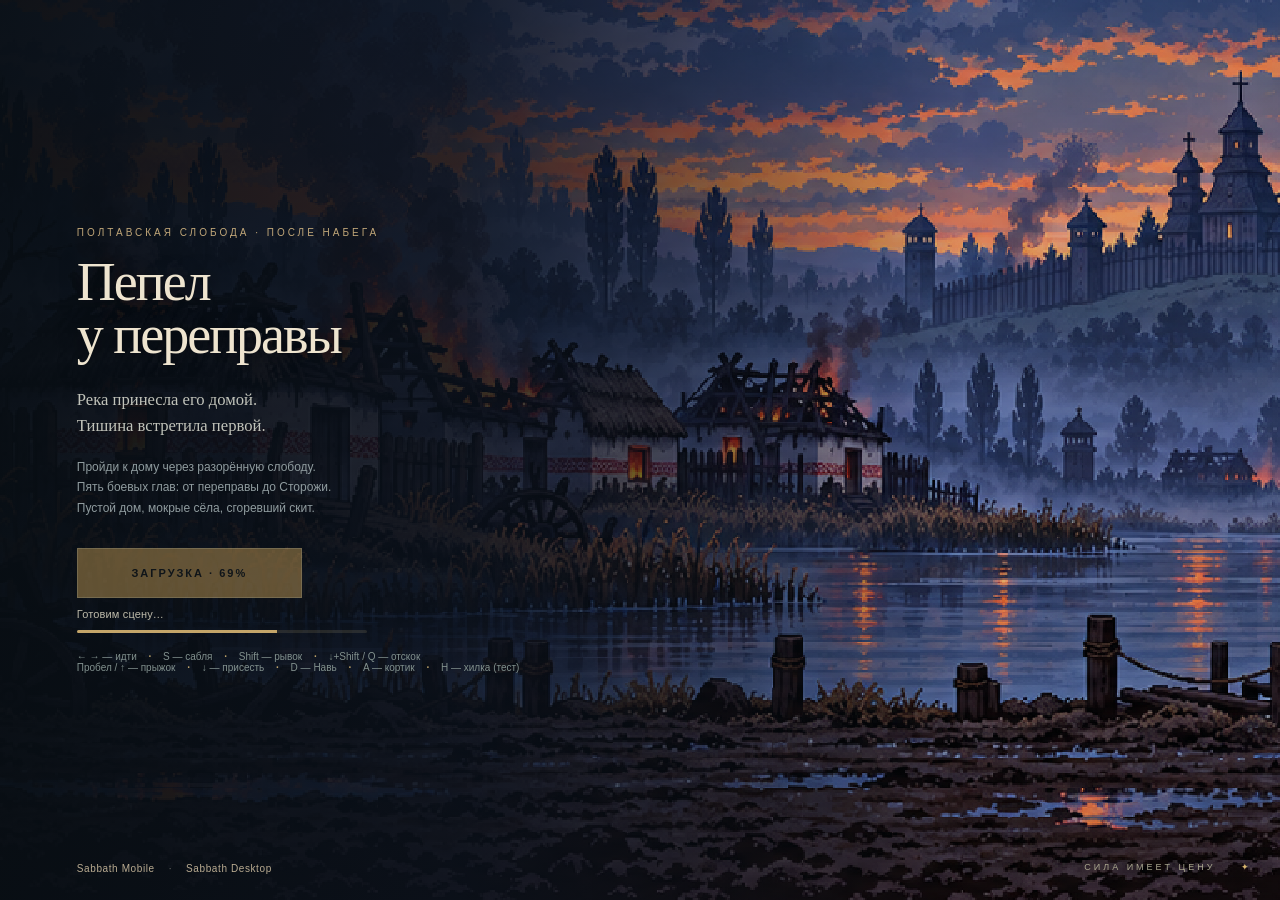
<file: app-01ad7d0ff8c90f94f90e81d190f0202e585d7c934dc633d9c296dd5cdbe1b34e.html>
<!doctype html>
<html lang="ru"><head><meta charset="utf-8"><meta name="viewport" content="width=device-width,initial-scale=1,maximum-scale=1,user-scalable=no,viewport-fit=cover"><meta name="theme-color" content="#0b1014"><meta name="apple-mobile-web-app-capable" content="yes"><meta name="apple-mobile-web-app-status-bar-style" content="black-translucent"><meta name="apple-mobile-web-app-title" content="Sabbath"><link rel="manifest" href="manifest.webmanifest"><link rel="apple-touch-icon" href="icons/icon-180.png"><link rel="icon" href="icons/icon-192.png"><title>Sabbath Mobile</title><style>*{box-sizing:border-box}html,body{margin:0;background:#0b1014;color:#e0d8c7;font-family:Georgia,serif}body{min-height:100vh;display:grid;place-items:center;background:radial-gradient(ellipse at 50% 10%,#22282b,transparent 65%),#090d10}button,a{-webkit-tap-highlight-color:transparent}button{cursor:pointer;color:inherit;font:11px Arial,sans-serif;letter-spacing:1.5px;border:1px solid #86735255;background:#141a1ac9;padding:13px 17px}button:hover{background:#aa824528;border-color:#b69961}button:focus-visible,a:focus-visible{outline:2px solid #e6c37d;outline-offset:3px}button:disabled{cursor:wait;opacity:.5}main{width:min(1440px,100%);padding:0 32px}header{height:105px;display:flex;align-items:center;gap:12px}.wordmark{color:#d5c3a0;font-size:30px;letter-spacing:8px;text-decoration:none}.wordmark span{font:8px Arial;letter-spacing:3px;display:block;margin-top:6px}.chapter{margin-left:auto;margin-right:28px;font:10px Arial;letter-spacing:2px;color:#89918e}.chapter i{font:italic 25px Georgia;color:#c7b185;margin-left:14px}#stage{position:relative;aspect-ratio:16/9;overflow:hidden;isolation:isolate;background:#111820;box-shadow:0 20px 80px #0008;border:1px solid #cbb77c25}canvas{display:block;width:100%;height:100%;image-rendering:pixelated;outline:none}.overlay{position:absolute;inset:0;display:flex;align-items:center;background:linear-gradient(90deg,#080e14f5 0%,#0a111bd9 36%,#0a111b20 75%);padding:6%}.intro-copy{max-width:620px}.eyebrow{font:10px Arial;letter-spacing:3px;color:#c0a678;margin-bottom:18px}h1{font-weight:400;font-size:clamp(36px,5.7vw,86px);line-height:.98;letter-spacing:-2px;margin:0 0 25px;color:#eee4cf;text-shadow:0 2px 20px #0008}p{font-size:clamp(13px,1.3vw,18px);line-height:1.6;color:#c1c3ba;margin:0 0 17px}.brief{font:12px/1.7 Arial;color:#8f9b9e;margin-bottom:30px}.primary{background:#b89351;color:#111718;border:1px solid #dec385;min-width:225px;letter-spacing:2px;padding:18px 24px;font-weight:bold}.primary:hover{background:#d0b271}.keys-preview{font:10px Arial;color:#82918e;margin-top:18px}.keys-preview b{margin:0 9px;color:#bea36a}.intro-note{position:absolute;right:28px;bottom:28px;font:9px Arial;letter-spacing:3px;color:#aaa78f}.intro-note span{margin-left:20px;color:#d8b56e}.center{text-align:center;justify-content:center;background:#091016dd;backdrop-filter:blur(3px)}h2{font-size:clamp(28px,4vw,52px);font-weight:400;margin:20px 0}.secondary{display:block;margin:18px auto 0;border:0;color:#acb5b4}#hud{position:absolute;inset:0;pointer-events:none;padding:26px;display:flex;align-items:flex-start;justify-content:space-between;font-family:Arial}.vitals{width:200px;background:#09111a66;padding:12px;border-left:2px solid #ac8e56}.name{font-size:10px;letter-spacing:3px;color:#dfc697}.name span{float:right;font-size:11px;letter-spacing:0}.bar{height:7px;background:#04080b;margin-top:9px;box-shadow:0 0 0 1px #b1a17f22}.bar i{height:100%;display:block;background:linear-gradient(90deg,#853e40,#cf7662);transition:width .12s;width:100%}.bar.nav{height:3px;margin-top:6px}.bar.nav i{width:0;background:#9383bb}small{display:block;font:8px Arial;letter-spacing:1.5px;margin-top:9px;color:#adb1aa}.objective{margin-right:48px;text-align:right}.objective>span{font-size:9px;letter-spacing:3px;color:#c0ae8c}.objective strong{display:block;font:30px Georgia;margin:5px 0;color:#e5d9bb}.objective em{font:17px Georgia;color:#899697}#pause{position:absolute;right:19px;top:22px;pointer-events:auto;padding:7px 10px}#caption{position:absolute;bottom:8%;left:15%;width:70%;text-align:center;font-size:clamp(13px,1.5vw,21px);color:#e0d3b4;text-shadow:0 2px 5px #000,0 1px 15px #000;pointer-events:none;transition:opacity .6s}#toast{position:absolute;top:22%;width:100%;text-align:center;font:10px Arial;letter-spacing:2px;color:#dfbd83;pointer-events:none}footer{display:flex;align-items:center;gap:16px;height:74px;font:10px Arial;color:#838e91}footer div{margin-left:auto;font-size:8px;letter-spacing:2px;color:#a59677}kbd{display:inline-block;padding:5px 6px;border:1px solid #76827c35;margin-right:3px;font:9px Arial;color:#c0c1b0;border-radius:2px}#touch{display:none}[hidden]{display:none!important}#stage:fullscreen{width:100vw;height:100vh;aspect-ratio:auto}#stage:fullscreen canvas{object-fit:contain;background:#080d11}@media(max-width:800px){main{padding:0 8px}header{height:70px}.wordmark{font-size:21px}.wordmark span{font-size:6px}.chapter{display:none}#sound{margin-left:auto}button{padding:10px}.brief{font-size:10px;margin-bottom:12px}h1{font-size:38px;margin-bottom:12px}.eyebrow{font-size:8px;margin-bottom:10px}.primary{min-width:170px;padding:12px;font-size:9px}.keys-preview,.intro-note{display:none}footer{gap:7px;flex-wrap:wrap;height:65px}footer div{display:none}#hud{padding:12px}.vitals{width:145px;padding:7px}.objective strong{font-size:23px}#caption{bottom:17%}#touch{position:absolute;bottom:8px;left:10px;right:10px;display:flex;gap:6px;pointer-events:auto}#touch span{flex:1}#touch button{padding:12px;background:#111b21b8;font-size:9px;touch-action:none}.overlay{z-index:5}}

.demonic .vitals{border-color:#b292e7}.demonic .name{color:#d5b3fb}.demonic .bar.nav i{background:#c4a0f1}#powertext{line-height:1.4}

#install-note{font:12px/1.5 Arial;color:#b9b5a7;display:flex;gap:20px;justify-content:space-between;padding:0 0 10px}#install-note details{max-width:350px}#install-note summary{cursor:pointer;color:#ddc28d}#rotate-hint{display:none}
@media(pointer:coarse){
html,body{overscroll-behavior:none}body{min-height:100dvh}main{padding:env(safe-area-inset-top) max(8px,env(safe-area-inset-right)) env(safe-area-inset-bottom) max(8px,env(safe-area-inset-left))}header{height:48px}.wordmark{font-size:19px}.wordmark span,.chapter,footer,#fullscreen{display:none}#sound{margin-left:auto;min-height:44px}#stage{touch-action:none;user-select:none;-webkit-user-select:none;-webkit-touch-callout:none;aspect-ratio:auto;height:calc(100dvh - 80px - env(safe-area-inset-top) - env(safe-area-inset-bottom));min-height:250px}canvas{height:calc(100% - 76px);object-fit:contain;background:#090e13}.overlay{bottom:76px;z-index:5;padding:3% 5%}.intro-copy p:not(.brief){display:none}.intro-copy h1{font-size:34px;margin:5px 0 9px}.brief{font-size:11px;margin-bottom:10px}.eyebrow{font-size:8px;margin-bottom:5px}.primary{min-height:44px;padding:12px 16px}.keys-preview,.intro-note{display:none}#hud{padding:8px}.vitals{width:145px;padding:6px}.objective{margin-right:50px}.objective small{display:none}.objective strong{font-size:23px;margin:2px}#pause{top:8px;right:8px;min-width:44px;min-height:44px}#caption{bottom:88px;font-size:12px}#toast{top:28%;font-size:10px;letter-spacing:.5px}#touch{display:flex;position:absolute;left:8px;right:8px;bottom:6px;gap:8px;height:62px;pointer-events:auto;align-items:center}#touch span{flex:1}#touch button{touch-action:none;min-width:56px;height:56px;padding:8px;font:10px Arial;letter-spacing:.5px;border-radius:12px;background:#19232e;border:1px solid #99846188;user-select:none;-webkit-user-select:none}#touch button[data-key="j"]{background:#a8874f;color:#090e13;min-width:76px;font-weight:bold}#touch button.held{background:#dcc089;color:#111;transform:translateY(2px)}#install-note{font-size:10px;padding:0 4px 5px}#install-note details{max-width:55%}
}
@media(pointer:coarse) and (orientation:portrait){#stage{height:60dvh;min-height:350px}canvas{height:calc(100% - 142px)}#touch{height:130px;display:grid;grid-template-columns:repeat(4,1fr);gap:7px}#touch span{display:none}#touch button{min-width:44px;width:100%}#touch button[data-key="a"],#touch button[data-key="d"]{grid-row:1 / 3;height:100%}#touch button[data-key="j"]{min-width:44px}#caption{bottom:150px}#hud .vitals{width:130px}#hud .objective{margin-right:43px}.objective>span{font-size:7px;letter-spacing:1px}.overlay{bottom:142px}.brief{display:none}#rotate-hint{display:block;padding:18px 8px;text-align:center;font:13px/1.5 Arial;color:#bdaf92}#install-note{padding:10px 0}}
@media(display-mode:standalone){#install-note details{display:none}}
main{min-width:0;max-width:100vw}#stage,canvas{min-width:0}
@media(pointer:coarse){body{display:block}main{width:100%;max-width:100%;}#install-note>*{min-width:0}}

/* Landscape phone: the world fills the viewport; controls float above it. */
@media (orientation:landscape){
 html,body{width:100%;height:100%;overflow:hidden;background:#090e13}
 main{padding:0;width:100%;height:100dvh;max-width:none}
 header{position:fixed;z-index:20;top:max(8px,env(safe-area-inset-top));right:calc(max(12px,env(safe-area-inset-right)) + 54px);height:36px;pointer-events:none}
 header .wordmark,header .chapter,#fullscreen,#install-note,#rotate-hint,footer{display:none}
 #sound{pointer-events:auto;min-height:36px;height:36px;padding:5px 8px;font-size:8px;letter-spacing:.5px;border-radius:18px;background:#0b14248c}
 #stage{position:fixed;inset:0;width:100%;height:100dvh;min-height:0;aspect-ratio:auto;border:0;box-shadow:none}
 #stage canvas{width:100%;height:100%;object-fit:fill}
 .overlay{inset:0;padding:5% max(6%,env(safe-area-inset-left));z-index:5}
 .intro-copy h1{font-size:clamp(32px,7vh,54px)}
 #hud{padding:max(10px,env(safe-area-inset-top)) max(14px,env(safe-area-inset-right)) 0 max(14px,env(safe-area-inset-left))}
 .vitals{width:144px;background:#09111a85;padding:7px}.name{font-size:9px}.bar{margin-top:6px}#powertext{font-size:7px;letter-spacing:.6px;margin-top:5px}
 .objective{margin-right:145px;background:#09111a70;padding:4px 8px;border-radius:8px}.objective>span{display:none}.objective strong{font-size:22px}
 #pause{top:max(8px,env(safe-area-inset-top));right:max(12px,env(safe-area-inset-right));border-radius:50%;width:36px;height:36px;min-height:36px;min-width:36px;padding:0;background:#0b14248c}
 #caption{bottom:13px;left:25%;width:50%;font-size:12px}#toast{top:24%;padding:0 20%;font-size:10px}
 #touch{position:absolute;inset:0;display:block;height:auto;pointer-events:none;background:none}
 #touch span{display:none}
 #touch button{position:absolute;pointer-events:auto;width:54px;min-width:54px;height:54px;min-height:54px;padding:0;border-radius:50%;border:1px solid #d8c59c80;background:#111b2a85;color:#eee3cf;font:8px Arial;letter-spacing:.2px;box-shadow:0 2px 12px #0004;backdrop-filter:blur(3px);-webkit-backdrop-filter:blur(3px)}
 /* Larger movement circles almost meet; their shared pad handles diagonals. */
 #touch{--left-edge:max(18px,env(safe-area-inset-left));--edge:max(18px,env(safe-area-inset-right));--base:max(12px,env(safe-area-inset-bottom));--pad-step:64px;--move-size:64.6px;--move-step:56px;--move-inset:5.7px}
 #move-pad{position:absolute;left:var(--left-edge);bottom:var(--base);width:188px;height:188px;pointer-events:auto;touch-action:none}
 #move-pad::before{content:"";position:absolute;inset:24px;border-radius:50%;background:#10182755;border:1px solid #d8c59c30;pointer-events:none}
 #move-pad::after{content:"";position:absolute;left:calc(50% - 5px);top:calc(50% - 5px);width:10px;height:10px;border:1px solid #d8c59c70;border-radius:50%;pointer-events:none}
 #move-pad.active::before{background:#99805a25;border-color:#d8c59c60}
 #touch #move-pad button{width:var(--move-size);min-width:var(--move-size);height:var(--move-size);min-height:var(--move-size);font-size:25.5px}
 #touch button[data-key="a"]{left:var(--move-inset);bottom:calc(var(--move-step) + var(--move-inset))}
 #touch button[data-key=" "]{left:calc(var(--move-step) + var(--move-inset));bottom:calc(var(--move-step)*2 + var(--move-inset))}
 #touch button[data-key="d"]{left:calc(var(--move-step)*2 + var(--move-inset));bottom:calc(var(--move-step) + var(--move-inset))}
 #touch button[data-key="x"]{left:calc(var(--move-step) + var(--move-inset));bottom:var(--move-inset)}
 #touch button[data-key="v"]{right:calc(var(--edge) + var(--pad-step));bottom:calc(var(--base) + var(--pad-step)*2);font-size:9px}
 #touch button[data-key="Shift"]{right:calc(var(--edge) + var(--pad-step)*2);bottom:calc(var(--base) + var(--pad-step));font-size:10px}
 #touch button[data-key="j"]{right:var(--edge);bottom:calc(var(--base) + var(--pad-step) - 4px);width:62px;min-width:62px;height:62px;min-height:62px;background:#9e784dad;color:#fff3d2;font-size:11px}
 #touch button[data-key="e"]{right:calc(var(--edge) + var(--pad-step));bottom:var(--base);border-color:#b998e0aa;background:#38224880;font-size:10px}
 #touch button.held{background:#d9bc82c9;color:#111;transform:scale(.94)}
}

@media(orientation:landscape){
 header{display:none}.objective{margin-right:48px;background:none}.vitals{background:none}#caption{bottom:12px}#stage{background:#090e13}
}
@media(orientation:portrait){
 html,body{height:100%;overflow:hidden}header,#stage,#install-note,footer{display:none!important}
 #rotate-hint{position:fixed;inset:0;z-index:50;display:flex;flex-direction:column;align-items:center;justify-content:center;padding:32px;text-align:center;background:linear-gradient(#08101bcc,#08101bef),var(--scene-background,none) center/cover;color:#dcc8a1}
 .rotate-brand{font:32px Georgia;letter-spacing:8px}.rotate-subtitle{font:18px Georgia;margin-top:12px;color:#b6af9f}.rotate-symbol{font:64px Georgia;margin:38px 0 20px;color:#b99461}#rotate-hint p{font:16px/1.5 Arial;max-width:270px;color:#dcc8a1}
}

/* Game gestures belong to the controls, never to page zoom or scrolling. */
html,body,#stage,#touch,canvas{touch-action:none;overscroll-behavior:none}
button{touch-action:manipulation}#touch button{touch-action:none}
#touch button.ready{box-shadow:0 0 17px #b288d766;border-color:#dbc2ff;background:#553574aa}

/* Desktop uses the same combat, with a keyboard-first presentation. */
.desktop #touch{display:none!important}.desktop .keys-preview{display:block}.desktop .objective small{display:none}
.desktop .vitals{width:180px}.desktop .keys-preview{font-size:12px;line-height:1.8;max-width:430px}

#menu #sound{display:block;margin:14px auto 0;min-height:36px;height:36px;font-size:10px;padding:6px 14px}

.edition-links{position:absolute;left:max(6%,env(safe-area-inset-left));bottom:18px;display:flex;gap:14px;align-items:center;font:10px Arial;letter-spacing:.6px}.edition-links a{color:#b9ab91;text-decoration:none;padding:8px 0}.edition-links a:hover{color:#f2d8a4}.edition-links span{color:#6a6d6a}@media(max-height:400px){.edition-links{bottom:8px;font-size:9px}}

@media(orientation:portrait){.desktop #rotate-hint{display:none!important}.desktop header,.desktop footer{display:none!important}.desktop main{padding:0;width:100%;height:100dvh}.desktop #stage{display:block!important;position:fixed;left:0;top:50%;transform:translateY(-50%);width:100vw;height:56.25vw;min-height:0;border:0}.desktop #stage canvas{width:100%;height:100%;object-fit:fill}.desktop .overlay{inset:0;padding:4% 6%}.desktop h1{font-size:clamp(26px,5vw,45px)}.desktop .intro-copy p:not(.brief),.desktop .brief,.desktop .intro-note{display:none}.desktop .keys-preview{font-size:10px}.desktop #caption{bottom:10px}.desktop .edition-links{bottom:8px}}

#story-copy{position:absolute;top:15%;left:26%;width:48%;z-index:3;text-align:center;pointer-events:none;text-shadow:0 2px 8px #000,0 0 25px #000;background:radial-gradient(ellipse,#070b1199,transparent 72%);padding:16px}
#story-title{font:10px Arial;letter-spacing:2.5px;color:#d6b988;margin-bottom:12px}#story-text{font:clamp(13px,2.2vh,19px)/1.5 Georgia;color:#eee3ca}
#interact-hint{position:absolute;z-index:4;left:50%;bottom:24px;transform:translateX(-50%);min-height:44px;border-radius:24px;background:#101820b8;font:10px Arial;letter-spacing:1px;border-color:#b59b6977;max-width:46%}
body[data-scene="house"] #hud .vitals,body[data-scene="house"] #hud .objective,body[data-scene="house"] #touch button[data-key="v"],body[data-scene="house"] #touch button[data-key="e"],body[data-scene="house"] #touch button[data-key="x"],body[data-scene="house"] #touch button[data-key=" "],body[data-scene="house"] #touch button[data-key="Shift"]{display:none}
body[data-scene="house"] #caption{bottom:84px}
#fresh-start{margin:10px 0 0;font:10px Arial;padding:5px 0;min-height:28px}#new-run{font-size:9px;opacity:.8}
@media(max-height:430px){#story-copy{top:10%;left:20%;width:60%;padding:6px}#story-title{margin-bottom:6px;font-size:9px}#interact-hint{bottom:18px;font-size:9px}}

body[data-scene="house"] #interact-hint{bottom:calc(max(16px,env(safe-area-inset-bottom)) + 108px)}
body[data-scene="house"] #caption{bottom:auto;top:12px}

body[data-scene="house"] #interact-hint{background:none;border:0;box-shadow:none;text-shadow:0 2px 6px #000,0 0 18px #000;color:#e7cea0}

#boss-hud{position:absolute;top:14px;left:50%;transform:translateX(-50%);width:clamp(180px,30vw,340px);text-align:center;color:#dbbe98;font:10px Arial;letter-spacing:1.8px;text-shadow:0 2px 4px #000}#boss-hud>div{height:5px;margin-top:7px;background:#100d12;box-shadow:0 0 0 1px #ae957544}#boss-health{height:100%;display:block;background:linear-gradient(90deg,#653542,#c17b5a);transition:width .12s}#endcopy{max-width:620px;margin:0 auto 17px}#menu>div{max-width:90%;}#continue-level{margin:10px auto 0}
@media(max-height:430px){#menu h2{font-size:27px;margin:10px 0}#endcopy{font-size:12px;line-height:1.5;max-width:480px}#menu .secondary{margin-top:8px;padding:6px}#boss-hud{top:11px;font-size:8px;letter-spacing:.8px}}

/* Safari can report a stale orientation query during a viewport rotation.
   The measured viewport also drives the portrait gate and pauses the game. */
body.phone-portrait{height:100%;overflow:hidden}
body.phone-portrait header,body.phone-portrait #stage,body.phone-portrait #install-note,body.phone-portrait footer{display:none!important}
body.phone-portrait #rotate-hint{position:fixed;inset:0;z-index:50;display:flex;flex-direction:column;align-items:center;justify-content:center;padding:32px;text-align:center;background:linear-gradient(#08101bcc,#08101bef),var(--scene-background,none) center/cover;color:#dcc8a1}
body.phone-portrait .rotate-brand{font:32px Georgia;letter-spacing:8px}
body.phone-portrait .rotate-subtitle{font:18px Georgia;margin-top:12px;color:#b6af9f}
body.phone-portrait .rotate-symbol{font:64px Georgia;margin:38px 0 20px;color:#b99461}
body.phone-portrait #rotate-hint p{font:16px/1.5 Arial;max-width:270px;color:#dcc8a1}

/* Preparation belongs to the title screen and disappears before play. */
#intro:not([hidden]) ~ #touch,#menu:not([hidden]) ~ #touch{display:none!important}
#load-status{max-width:290px;margin-top:9px;font:11px/1.45 Arial,sans-serif;color:#bdbaaa;letter-spacing:.15px}
#load-meter{height:3px;margin-top:7px;background:#dac28a22;overflow:hidden;border-radius:2px}
#load-fill{display:block;height:100%;width:0;background:#c4a569;transition:width .12s}
#load-status.failed{color:#dcc799}
#load-status.failed #load-meter{display:none}

/* Combat hints stay above the thumb controls, with no banner covering the scene. */
@media(orientation:landscape){body:not(.desktop):not([data-scene="house"]) #caption{top:clamp(80px,21vh,90px);bottom:auto;left:19%;width:62%;font:11px/1.35 Arial,sans-serif}}

@media(orientation:landscape){body:not(.desktop):not([data-scene="house"]) #toast{top:calc(clamp(80px,21vh,90px) + 40px);left:19%;width:62%;font:10px/1.3 Arial,sans-serif;letter-spacing:.5px}}

body[data-scene="house"] #move-pad{pointer-events:none}

/* Temporary testing aid, separate from both combat diamonds. */
#test-heal{position:absolute;pointer-events:auto;left:calc(max(14px,env(safe-area-inset-left)) + 154px);top:calc(max(10px,env(safe-area-inset-top)) + 40px);width:44px;height:44px;padding:0;border-radius:50%;background:#122921b8;border:1px solid #9fc49d99;color:#cbe6ba;letter-spacing:0;touch-action:manipulation}
#test-heal span{font:23px/22px Arial;display:block}#test-heal small{font:7px/10px Arial;margin:0;letter-spacing:.3px;color:inherit}
#test-heal:disabled{cursor:default;opacity:.4}.desktop #test-heal{left:calc(max(14px,env(safe-area-inset-left)) + 190px)}
body[data-scene="house"] #test-heal{display:none}

#touch #move-pad button.held{transform:none}
#update-status{max-width:300px;margin:8px auto 0;font:11px/1.4 Arial;color:#b6bcae;letter-spacing:0}
@media(orientation:landscape) and (max-height:350px){
 #menu .eyebrow{margin-bottom:4px}#menu h2{font-size:22px;margin:4px 0}
 #menu #endcopy{font-size:11px;margin-bottom:8px}
 #menu #sound{margin-top:8px}#menu .secondary{margin-top:6px}
}

#scene-loading{z-index:12;background:#081019e8}#scene-loading>div{width:min(480px,90%)}#scene-load-copy{font:13px/1.5 Arial}#scene-load-meter{height:3px;margin:16px auto;background:#dac28a22;overflow:hidden}#scene-load-fill{display:block;height:100%;width:0;background:#b99960}#scene-loading:not([hidden]) ~ #touch{display:none!important}

/* Keep silhouettes readable behind a control without moving its touch target. */
#touch button.over-character:not(.held){background:#10182712;backdrop-filter:none;-webkit-backdrop-filter:none;box-shadow:none;border-color:#d8c59c99;text-shadow:0 1px 3px #000,0 0 5px #000}
#touch button.over-character.ready:not(.held){border-color:#dbc2ff;box-shadow:0 0 8px #b288d744}
</style></head>
<body><script>
window.SABBATH_BUILD={release:"v38"};
if(location.pathname.endsWith('/desktop.html')){
 document.body.classList.add('desktop');document.title='Sabbath Desktop';
 document.querySelector('link[rel="manifest"]').setAttribute('href','desktop.webmanifest');
}
</script><main><header><a class="wordmark" href="./index.html">SABBATH<span>AMONG LIFE AND DEATH</span></a><div class="chapter">ИГРОВОЙ ЭТЮД <i>01</i></div><button id="fullscreen" aria-label="Полный экран">⛶</button></header>
<section id="stage" aria-label="Игра Sabbath"><canvas id="game" width="960" height="540" tabindex="0" aria-label="Игровое поле. Стрелки влево и вправо — движение, пробел — прыжок, S — удар, A — кортик, H — хилка, Shift — рывок, D — Навь, стрелка вниз — присесть, Escape — пауза"></canvas>
<div id="hud" hidden><div class="vitals"><div class="name">ЯРОМІР <span id="hptext">100</span></div><div class="bar"><i id="health"></i></div><div class="bar nav"><i id="power"></i></div><small id="powertext">НАВЬ · D</small></div><div class="objective"><span id="area">ПРИСТАНЬ</span><strong id="kills">0 <em>/ 10</em></strong><small>УПЫРЕЙ УНИЧТОЖЕНО</small></div><div id="boss-hud" hidden><span id="boss-name">СОТНИК СТОРОЖИ</span><div><i id="boss-health"></i></div></div><button id="test-heal" aria-label="Восстановить здоровье для теста (H)" title="Хилка для теста · H"><span aria-hidden="true">+</span><small>ХИЛКА</small></button><button id="pause" aria-label="Пауза">Ⅱ</button></div>
<div id="story-copy" hidden><div id="story-title"></div><p id="story-text"></p></div><button id="interact-hint" hidden></button><div id="caption" role="status"></div><div id="toast" role="status"></div>
<div class="overlay" id="intro"><div class="intro-copy"><div class="eyebrow">ПОЛТАВСКАЯ СЛОБОДА · ПОСЛЕ НАБЕГА</div><h1>Пепел<br>у переправы</h1><p>Река принесла его домой.<br>Тишина встретила первой.</p><p class="brief">Пройди к дому через разорённую слободу.<br>Пять боевых глав: от переправы до Сторожи.<br>Пустой дом, мокрые сёла, сгоревший скит.</p><button class="primary" id="start" disabled>ЗАГРУЗКА · 0%</button><div id="load-status" role="status" aria-live="polite"><span id="load-copy">Готовим сцену…</span><div id="load-meter" role="progressbar" aria-label="Подготовка сцены" aria-valuemin="0" aria-valuemax="100" aria-valuenow="0"><i id="load-fill"></i></div></div><button id="fresh-start" class="secondary" hidden>НОВАЯ ИГРА</button><div class="keys-preview">← → — идти <b>·</b> S — сабля <b>·</b> Shift — рывок <b>·</b> ↓+Shift / Q — отскок<br>Пробел / ↑ — прыжок <b>·</b> ↓ — присесть <b>·</b> D — Навь <b>·</b> A — кортик <b>·</b> H — хилка (тест)</div></div><nav class="edition-links" aria-label="Вариант управления"><a href="mobile.html">Sabbath Mobile</a><span>·</span><a href="desktop.html">Sabbath Desktop</a></nav><div class="intro-note">СИЛА ИМЕЕТ ЦЕНУ <span>✦</span></div></div>
<div class="overlay center" id="scene-loading" hidden><div><div class="eyebrow">ДОРОГА ПРОДОЛЖАЕТСЯ</div><h2>За следующим поворотом</h2><p id="scene-load-copy" role="status">Готовим участок…</p><div id="scene-load-meter" role="progressbar" aria-label="Подготовка следующего участка" aria-valuemin="0" aria-valuemax="100" aria-valuenow="0"><i id="scene-load-fill"></i></div><button class="primary" id="scene-retry" hidden>ПОВТОРИТЬ ЗАГРУЗКУ</button></div></div>
<div class="overlay center" id="menu" hidden><div><div class="eyebrow" id="endlabel">ПАУЗА</div><h2 id="endtitle">Тишина между ударами</h2><p id="endcopy"></p><button class="primary" id="continue-level" hidden>ПРОДОЛЖИТЬ ПУТЬ →</button><button class="primary" id="resume">ПРОДОЛЖИТЬ</button><button id="sound" aria-label="Включить звук">ЗВУК: ВЫКЛ</button><button class="secondary" id="update-game" hidden>ОБНОВИТЬ ИГРУ</button><small id="update-status" role="status" hidden></small><button class="secondary" id="new-run" hidden>С ПЕРЕПРАВЫ ЗАНОВО</button><button class="secondary" id="restart">НАЧАТЬ ЗАНОВО</button></div></div>
<div id="touch" aria-label="Сенсорное управление"><div id="move-pad" role="group" aria-label="Крестовина движения: диагонали совмещают действия"><button aria-label="Идти влево" data-key="a">←</button><button aria-label="Прыжок" data-key=" ">↑</button><button aria-label="Идти вправо" data-key="d">→</button><button data-key="x" aria-label="Приседание — переключить" aria-pressed="false">↓</button></div><button data-key="v" aria-label="Бросить кортик">КОРТИК 3</button><button data-key="Shift">РЫВОК</button><button data-key="j">САБЛЯ</button><button data-key="e">НАВЬ</button></div>
</section><footer><span><kbd>←</kbd><kbd>→</kbd> движение</span><span><kbd>Пробел</kbd> прыжок</span><span><kbd>S</kbd> сабля</span><span><kbd>Shift</kbd> рывок</span><span><kbd>D</kbd> Навь</span><span><kbd>Esc</kbd> пауза</span><div>ПЯТЬ ДОРОГ. ОДНА ПРОПАВШАЯ СЕМЬЯ.</div></footer><div id="rotate-hint"><div class="rotate-brand">SABBATH</div><div class="rotate-subtitle">Пепел у переправы</div><div class="rotate-symbol" aria-hidden="true">↻</div><p>Поверните телефон горизонтально</p></div></main><script>/* Five playable episodes; the house is a separate interlude after episode one. */
(function(root){
const chapters=[null,
 {scene:'riverside',barrels:[1640],name:'Пепел у переправы',exit:3750,xs:[570,850,1160,1550,1750,2020,2480,2720,3060,3390],types:['cutter','crawler','spitter','cutter','heavy','spitter','crawler','spitter','cutter','heavy'],gates:[[1350,[0,1,2]],[2200,[3,4,5]],[3530,[6,7,8,9]]],bounds:[[250,1280],[1430,2130],[2330,3460]],buried:[1,4,6,9],elite:[9,480],areas:['ПРИСТАНЬ','КОЛОДЕЦ','ДОРОГА ДОМОЙ'],intro:'Переправа занята. Следи за замахами — и бей в ответ.',captions:[[1380,'У колодца шевелится что-то тяжёлое.'],[2270,'Дом рядом. Здесь тени охотятся вместе.'],[3570,'Десять теней пали. За дверью — тишина.']]},
 {scene:'sich',barrels:[1730,2820],name:'За частоколом',exit:3430,xs:[480,860,1390,1590,1900,2440,2660,2850,3080],types:['cutter','gunner','crawler','cutter','gunner','crawler','gunner','heavy','gunner'],gates:[[1150,[0,1]],[2150,[2,3,4]],[3210,[5,6,7,8]]],bounds:[[270,1080],[1260,2070],[2260,3160]],buried:[2,5],elite:[7,420],areas:['БРАМА','МАЙДАН','ПОКРОВА'],intro:'Сечь молчит. У ворот ещё кто-то остался.',captions:[[1180,'На майдане некому поднять знамя.'],[2200,'За этой дверью ещё теплится лампадка.'],[3250,'Святого отця тут вже давно нема.']],outro:'Лампадка ещё горит. Семьи здесь нет. За Сечью дорога уходит в мокрые сёла.'},
 {scene:'villages',name:'Мокрая дорога',exit:3570,xs:[500,790,1050,1490,1740,1990,2480,2760,3040,3240],types:['lancer','cutter','spitter','gunner','lancer','crawler','lancer','spitter','gunner','heavy'],gates:[[1260,[0,1,2]],[2230,[3,4,5]],[3350,[6,7,8,9]]],bounds:[[250,1190],[1370,2150],[2350,3300]],buried:[5,9],elite:[9,440],areas:['МОКРЫЕ СЁЛА','СТАРЫЙ ТРАКТ','ОПУШКА'],intro:'Дождь смыл следы. Ставни закрываются перед ним.',captions:[[1300,'Копья держат дорогу. Не стой перед остриём.'],[2280,'В луже — его лицо. Почему оно кажется чужим?'],[3380,'За последним колодцем начинается лес.']],outro:'У колодца Параска сказала: «Я твою Златочку приймала. Не знаю, де вона зараз». Дальше — только лесная дорога.'},
 {scene:'skit',name:'Сгоревший скит',exit:3370,xs:[530,780,1010,1450,1720,1910,2440,2720,3010],types:['crawler','lancer','spitter','heavy','lancer','gunner','crawler','lancer','heavy'],gates:[[1180,[0,1,2]],[2140,[3,4,5]],[3160,[6,7,8]]],bounds:[[260,1110],[1300,2070],[2270,3100]],buried:[0,3,6],elite:[8,480],embers:[790,1660,2630],areas:['ЛЕСНОЙ СКИТ','ОБГОРЕЛЫЕ КЕЛЬИ','К СТОРОЖЕ'],intro:'Скит выгорел. Монахов нет. Даже кресты не уцелели.',captions:[[570,'УГЛИ: свет под ногами предупреждает о вспышке. Перепрыгни — или уведи врага в огонь.'],[1250,'«Бачиш, що він робить?» — только это сказал Голос.'],[2190,'Там, над деревьями, крепость его дедов. Чужие заняли её.']],outro:'За ночь костёр угас. На миг приснился тёплый солнечный круг. Утром Яромир уже не помнил сна. Сторожа ждала.'},
 {scene:'fortress',barrels:[940,1830],name:'Внешний двор Сторожи',exit:3590,xs:[460,760,1060,1510,1740,2010,2160,2980],types:['lancer','gunner','cutter','gunner','lancer','heavy','crawler','captain'],gates:[[1250,[0,1,2]],[2290,[3,4,5,6]],[3370,[7]]],bounds:[[250,1180],[1360,2210],[2400,3300]],buried:[],areas:['ВОРОТА','СТОЙЛА','ДВОР СОТНИКА'],intro:'Ворота открыты. Оставшиеся в стойлах не опустили оружия.',captions:[[1290,'Они видят одного козака. Почему же так боятся?'],[2320,'СОТНИК: пригнись под уколом, перепрыгни волну, уйди за спину от тяжёлого удара.'],[3410,'Внешний двор опустел. Палий ещё ждёт в цитадели.']]}
];
root.SabbathChapters=chapters;if(typeof module!=='undefined')module.exports=chapters;
})(typeof globalThis!=='undefined'?globalThis:window);
</script><script>/* Deterministic combat simulation: world coordinates, no renderer or network. */
(function(root){
'use strict';
const clamp=(v,a,b)=>Math.max(a,Math.min(b,v));
// The first shared horizontal/vertical contact, including entry through a roof.
function segmentEntry(x0,z0,x1,z1,left,right,bottom,top){
 let enter=0,exit=1;
 for(const [start,end,min,max] of [[x0,x1,left,right],[z0,z1,bottom,top]]){
  const delta=end-start;if(delta===0){if(start<min||start>max)return null;continue;}
  const a=(min-start)/delta,b=(max-start)/delta;enter=Math.max(enter,Math.min(a,b));exit=Math.min(exit,Math.max(a,b));if(enter>exit)return null;
 }
 return enter;
}
const CHAPTERS=typeof module!=='undefined'?require('./chapters.js'):root.SabbathChapters;
const killsBefore=chapter=>CHAPTERS.slice(1,chapter).reduce((sum,c)=>sum+c.types.length,0);
const BUTT={trigger:115,reach:105,height:120,windup:.70,active:.18,recover:1.10,damage:20};
const TYPES={
 cutter:{hp:144,speed:75,reach:76,windup:.60,recover:.80,damage:20},
 crawler:{hp:112,speed:91,reach:205,windup:.70,recover:1.05,damage:23},
 spitter:{hp:128,speed:52,reach:365,windup:.85,recover:1.5,damage:18},
 gunner:{hp:150,speed:58,reach:420,windup:1.05,recover:1.75,damage:22},
 heavy:{hp:300,speed:42,reach:112,windup:.95,recover:1.40,damage:34},
 lancer:{hp:180,speed:68,reach:165,windup:.85,recover:1.10,damage:25},
 captain:{hp:880,speed:62,reach:175,windup:1.05,recover:1.30,damage:29}
};
class SabbathGame{
 constructor(){this.reset()}
 reset(chapter=1,carry={}){
  this.chapter=Number.isInteger(chapter)&&CHAPTERS[chapter]?chapter:1;this.level=CHAPTERS[this.chapter];this.scene=this.level.scene;this.totalKills=carry.totalKills||0;
  this.viewWidth=this.viewWidth||960;this.cameraHeading=1;this.cameraTurn=0;this.cameraReady=false;this.mode='intro';this.time=carry.time||0;this.kills=0;this.cam=0;this.events=[];this.powerUses=0;this.combo=0;this.comboAge=0;this.shake=0;this.hitstop=0;this.projectiles=[];this.lastDamage=null;this.nextProjectile=0;this.attackTargets=new Set();this.attackBuffer=0;this.jumpBuffer=0;this.stats={hits:0,perfectDodges:0,parries:0,airHits:0,knifeHits:0,damageTaken:0};
  this.player={x:130,z:0,vz:0,hp:100,maxHp:100,nav:0,face:1,attack:0,cooldown:0,evade:0,evadeCd:0,evadeKind:'forward',evadeDir:1,evadeSpeed:590,inv:0,hurtTime:0,moving:false,power:0,transform:0,stride:0,landTime:0,counter:0,knives:3,throwCd:0,throwTime:0,throwPending:0,throwFacing:1,airAttack:false,lowAttack:false,crouching:false,attackHit:false};
  const cfg=this.level;this.gates=cfg.gates.map(([x,ids])=>[x,[...ids]]);
  this.enemies=cfg.types.map((type,i)=>({id:i,type,x:cfg.xs[i],z:0,hp:TYPES[type].hp,maxHp:TYPES[type].hp,heavy:['heavy','captain'].includes(type),bounds:[...cfg.bounds[this.gates.findIndex(g=>g[1].includes(i))]],phase:cfg.buried.includes(i)?'buried':'idle',timer:0,flash:0,face:-1,dead:false,death:0,spawnX:cfg.xs[i],attackNo:0,shotNo:0,staggerGuard:0,broken:0,walk:false,stride:0,hitPlayer:false,lockedFace:-1,move:'thrust'}));
  if(cfg.elite){const elite=this.enemies[cfg.elite[0]];elite.hp=elite.maxHp=cfg.elite[1];elite.elite=true;}
  this.barrels=(cfg.barrels||[]).map((x,id)=>({id,x,height:62,halfWidth:24,radius:132,phase:'idle',timer:0,duration:0,smoke:0}));
  this.exit=cfg.exit;this.markers=new Set();this.hazards=(cfg.embers||[]).map((x,i)=>({x,width:58,phase:'cooldown',timer:1.8+i*.75,hitPlayer:false,hitIds:new Set()}));
  if(carry.maxHp){this.player.maxHp=carry.maxHp;this.player.hp=clamp(carry.hp,1,carry.maxHp);this.powerUses=carry.powerUses||0;for(const key of Object.keys(this.stats))this.stats[key]=carry.stats?.[key]||0;}
 }
 start(){this.mode='playing';if(this.cameraInsets)this.tickCamera(0,true);this.emit('caption',this.level.intro);}
 cameraFrame(){
  if(!this.cameraInsets)return null;
  const {left,right}=this.cameraInsets,w=this.viewWidth;
  let low=left+52,high=w-right-52;
  if(high-low<72){const center=clamp((low+high)/2,72,w-72);low=center-36;high=center+36;}
  return {left:low,right:high};
 }
 setCameraInsets(insets){
  this.cameraInsets=insets;
  if(insets&&this.scene!=='house'&&this.mode!=='intro')this.tickCamera(0,true);
 }
 tickCamera(dt,snap=false){
  const p=this.player,frame=this.cameraFrame();
  if(!frame){this.cam+=(clamp(p.x-355,0,this.exit-830)-this.cam)*Math.min(1,dt*4);return;}
  // Follow actual travel/facing, never the sprite's stride or vertical arc.
  if(snap||!this.cameraReady){this.cameraHeading=p.face;this.cameraTurn=0;}
  else if(p.moving&&p.evade===0&&p.face!==this.cameraHeading){this.cameraTurn+=dt;if(this.cameraTurn>=.12){this.cameraHeading=p.face;this.cameraTurn=0;}}
  else this.cameraTurn=0;
  const screenX=frame.left+(frame.right-frame.left)*(this.cameraHeading===1?.2:.8),target=p.x-screenX;
  this.cam=snap||!this.cameraReady?target:this.cam+(target-this.cam)*(1-Math.exp(-8*dt));
  // Even a fast evade cannot carry the body underneath the touch controls.
  this.cam=clamp(this.cam,p.x-frame.right,p.x-frame.left);this.cameraReady=true;
 }
 areaName(){const i=this.gates.findIndex(([x])=>this.player.x<=x);return this.level.areas[i<0?this.level.areas.length-1:i];}
 houseWidth(){return Math.max(1280,this.viewWidth)}
 houseScale(){return this.houseWidth()/1280}
 houseFocus(){
  const p=this.player,w=this.houseWidth(),items=[{id:'cradle',u:.13,title:'ОПРОКИНУТАЯ КОЛЫБЕЛЬ',text:'Пустая. Ни голоса, ни следа. Только рушник на полу.'},{id:'drawing',u:.25,title:'РИСУНОК НА СТЕНЕ',text:'Солнышко. Маленькая фигурка с косой. Здесь её рука ещё ничего не боялась.'},{id:'hearth',u:.47,title:'ОСТЫВШИЙ ОЧАГ',text:'Угли давно почернели. Никто не ждал его у огня.'},{id:'door',u:.89,title:'К СЕЧИ',text:''}];
  return items.map(item=>({...item,x:item.u*w})).filter(item=>Math.abs(item.x-p.x)<90*this.houseScale()).sort((a,b)=>Math.abs(a.x-p.x)-Math.abs(b.x-p.x))[0]||null;
 }
 openHouse(){
  this.scene='house';this.mode='house';this.kills=0;this.enemies=[];this.projectiles=[];this.barrels=[];this.hazards=[];this.hitstop=0;this.shake=0;this.attackBuffer=0;this.jumpBuffer=0;this.inspected=new Set();this.lastDamage=null;
  const p=this.player;for(const key of ['z','vz','attack','cooldown','evade','evadeCd','inv','hurtTime','power','transform','nav','counter','throwCd','throwTime','throwPending','landTime'])p[key]=0;p.crouching=false;p.moving=false;p.face=-1;p.x=this.houseWidth()*.82;this.cam=Math.max(0,this.houseWidth()-this.viewWidth);
  this.emit('house');this.emit('caption','Дверь открыта. В доме никто не ответил.');
 }
 enterHouse(){if(this.chapter!==1||this.mode!=='won')return false;this.totalKills+=this.kills;this.player.hp=this.player.maxHp;this.player.knives=3;this.openHouse();this.emit('checkpoint');return true}
 interact(){if(this.mode!=='house')return false;const item=this.houseFocus();if(!item)return false;if(item.id==='door'){const carry=this.checkpoint();this.reset(2,carry);this.emit('chapter');this.start();this.emit('checkpoint');}else{this.inspected.add(item.id);this.emit('inspect',item);}return true}
 tickHouse(dt,input){const p=this.player,axis=Number(!!input.right)-Number(!!input.left),before=p.x,scale=this.houseScale();p.moving=!!axis;if(axis)p.face=axis;p.x=clamp(p.x+axis*185*scale*dt,85*scale,this.houseWidth()-85*scale);p.moving=Math.abs(p.x-before)>.01;p.stride+=Math.abs(p.x-before)/(2.4*scale);this.cam+=(clamp(p.x-this.viewWidth*.45,0,this.houseWidth()-this.viewWidth)-this.cam)*Math.min(1,dt*4);}
 checkpoint(){const next=this.mode==='won'&&this.chapter>=2&&this.chapter<5;return{version:2,scene:this.scene==='house'?'house':CHAPTERS[this.chapter+(next?1:0)].scene,maxHp:this.player.maxHp,hp:next?this.player.maxHp:this.player.hp,totalKills:this.totalKills+(next?this.kills:0),time:this.time,powerUses:this.powerUses,stats:{...this.stats}}}
 advanceChapter(){if(this.mode!=='won'||this.chapter<2||this.chapter>=5)return false;const carry=this.checkpoint();this.reset(this.chapter+1,carry);this.emit('chapter');this.start();this.emit('checkpoint');return true}
 restoreCheckpoint(data){
  if(!data||![1,2].includes(data.version))return false;const chapter=data.scene==='house'?1:CHAPTERS.findIndex(c=>c?.scene===data.scene);
  if(chapter<1||data.scene==='riverside'||data.version===1&&!['house','sich'].includes(data.scene)||!Number.isFinite(data.maxHp)||data.maxHp<60||data.maxHp>100||!Number.isFinite(data.hp)||data.hp<=0||data.hp>data.maxHp||data.totalKills!==(data.scene==='house'?10:killsBefore(chapter))||!Number.isFinite(data.time)||data.time<0||data.time>1e7||!Number.isInteger(data.powerUses)||data.powerUses<0||data.powerUses>1000)return false;
  const stats={};for(const key of ['hits','perfectDodges','parries','airHits','knifeHits','damageTaken']){const n=data.stats?.[key];if(!Number.isFinite(n)||n<0||n>1e7)return false;stats[key]=n;}
  this.reset(chapter,{...data,stats});if(data.scene==='house')this.openHouse();else this.start();return true;
 }

 emit(type,data){this.events.push({type,data})}
 charge(amount){const p=this.player,was=p.nav>=100;p.nav=clamp(p.nav+amount,0,100);if(!was&&p.nav===100&&p.power===0)this.emit('toast','НАВЬ ПРОСНУЛАСЬ. НАЖМИ D — ПРЕВРАТИТЬСЯ.')}
 attack(){
  const p=this.player;if(this.mode!=='playing')return false;
  if(p.cooldown>0||p.evade>0||p.throwPending>0){this.attackBuffer=Math.max(.14,Math.min(.24,p.evade+.03));return false}
  p.throwTime=0;this.combo=this.comboAge<.95?this.combo%3+1:1;this.comboAge=0;
  p.counterAttack=p.counter>0;p.airAttack=p.z>0||p.vz>0;p.lowAttack=p.crouching&&!p.airAttack;p.attack=p.airAttack?.38:.34;p.cooldown=p.airAttack?.48:([0,.34,.39,.58][this.combo]);p.attackHit=false;p.attackFacing=p.face;this.attackTargets.clear();
  if(p.airAttack&&p.vz<=0)p.vz=Math.min(p.vz,-190);this.attackBuffer=0;this.emit('swing',p.airAttack?'air':this.combo);return true;
 }
 syncAttackStance(){
  const p=this.player;if(p.attack<=0)return;
  const airborne=p.z>0||p.vz>0,low=p.crouching&&!airborne;
  // A landing keeps an aerial cleave intact. A deliberate duck changes stance.
  if(p.airAttack&&!low)return;
  if(!p.airAttack&&p.lowAttack===low&&!airborne)return;
  // Redirect an uncommitted windup, never restart its timing or hit history.
  // Once active, defensive movement cancels the remaining blade instead.
  if(p.attack>.22){p.airAttack=airborne;p.lowAttack=low;}else p.attack=0;
 }
 resolveAttack(){
  const p=this.player;p.attackHit=true;const finisher=this.combo===3,reach=p.lowAttack?82:p.counterAttack?132:p.airAttack?104:finisher?120:104;let hits=0;
  for(const shot of this.projectiles){if(shot.dead||shot.friendly||shot.kind!=='spit'||Math.abs(shot.x-p.x)>reach||(shot.x-p.x)*p.attackFacing<-15||Math.abs(shot.z-(p.z+(p.lowAttack?24:55)))>(p.lowAttack?25:65))continue;shot.friendly=true;shot.vx=p.attackFacing*420;shot.life=1.4;shot.damage=40;shot.x=p.x+p.attackFacing*30;this.charge(10);this.stats.parries++;this.emit('parry',{x:shot.x,z:shot.z})}
  for(const e of this.enemies){if(e.dead||e.phase==='buried'||e.phase==='emerge'&&e.timer>.65||this.attackTargets.has(e.id)||Math.abs(e.x-p.x)>reach||(e.x-p.x)*p.attackFacing<-20||p.z>(p.airAttack?140:75))continue;
   const backBreak=e.heavy&&e.phase==='windup'&&e.broken===0&&(p.x-e.x)*e.lockedFace<-20;
   const armored=e.heavy&&e.phase==='windup'&&e.broken===0&&(p.x-e.x)*e.face>0;
   let damage=p.lowAttack?(e.type==='crawler'?46:23):p.airAttack?42:[0,25,31,48][this.combo];const breaking=p.airAttack||(!p.lowAttack&&finisher)||p.counter>0||backBreak;
   if(armored&&!breaking){damage*=.3;this.emit('armor',e.x)}
   if(e.phase==='recover'||e.broken>0)damage*=1.25;if(p.counter>0)damage*=1.7;if(p.power>0)damage*=1.5;
   if(armored&&breaking||backBreak){e.broken=1.4;this.emit('break',e.x)}
   this.attackTargets.add(e.id);this.damageEnemy(e,damage,{stagger:!armored||breaking,finisher:breaking});this.moveEnemy(e,p.attackFacing*(e.heavy?5:finisher?23:10),false);hits++;if(p.airAttack)this.stats.airHits++;
  }
  for(const b of this.barrels)if(b.phase==='idle'&&Math.abs(b.x-p.x)<=reach+b.halfWidth&&(b.x-p.x)*p.attackFacing>=-b.halfWidth&&p.z<=(p.airAttack?68:48))this.armBarrel(b,'sabre');
  if(hits){p.counter=0;this.stats.hits+=hits;this.charge(20*hits);this.hitstop=finisher?.065:.035;this.shake=finisher?3:1.5;this.emit('hit',hits)}
 }
 damageEnemy(e,d,options={}){
  if(e.dead)return;e.hp=Math.max(0,e.hp-d);e.flash=.14;this.emit('sparks',{x:e.x,heavy:e.heavy});
  if(e.hp<=0){e.dead=true;e.death=1;e.phase='dead';e.waveTotal=0;e.waveIndex=0;this.kills++;if(this.kills%3===0)this.player.knives=Math.min(3,this.player.knives+1);if(this.player.hp>0)this.player.hp=clamp(this.player.hp+2,0,this.player.maxHp);this.emit('kill',e.x)}
  else if(options.stagger!==false&&e.phase!=='strike'&&(!e.heavy||options.finisher)&&(e.staggerGuard<=0||options.finisher)){e.phase='hurt';e.volley=0;e.waveTotal=0;e.waveIndex=0;e.timer=options.finisher?.42:.18;e.staggerGuard=1.1}
 }
 dodge(kind='forward'){
  const p=this.player;if(this.mode!=='playing'||p.evadeCd>0||p.attack>.22||(kind==='back'&&p.z>0))return false;
  const threat=this.enemies.some(e=>{
   if(e.dead||e.phase!=='windup'||e.timer>=.25)return false;
   if(e.type==='captain'&&e.move==='wave')return p.z<35&&Math.abs(e.x-p.x)<TYPES.captain.reach+35;
   if(e.type==='heavy'){const distance=Math.abs(e.x-p.x),wave=p.z<35&&distance<TYPES.heavy.reach+35,axe=(e.waveIndex||0)===0&&p.z<70&&distance<TYPES.heavy.reach&&(p.x-e.x)*e.lockedFace>=-24;return wave||axe;}
   if(['lancer','captain'].includes(e.type)&&e.move==='thrust'&&p.crouching)return false;
   return (p.x-e.x)*e.lockedFace>=-24&&(e.type==='gunner'&&e.move==='butt'?p.z<BUTT.height&&Math.abs(e.x-p.x)<BUTT.reach:Math.abs(e.x-p.x)<TYPES[e.type].reach+35);
  })||this.projectiles.some(s=>!s.dead&&!s.friendly&&Math.abs(s.x-p.x)<95&&s.vx*(p.x-s.x)>0&&(s.kind==='wave'?p.z<35:Math.abs(s.z-(p.z+(p.crouching?26:52)))<(p.crouching?26:39)))||this.barrels.some(b=>b.phase==='fuse'&&b.timer<.20&&Math.abs(b.x-p.x)<=b.radius&&p.z<68);
  this.cancelThrow();p.crouching=false;p.landTime=0;p.evadeKind=kind;p.evadeDir=p.face*(kind==='back'?-1:1);p.evadeSpeed=kind==='back'?360:590;p.evade=kind==='back'?.18:.23;p.evadeCd=kind==='back'?.48:.70;p.inv=kind==='back'?.13:.26;p.attack=0;p.cooldown=Math.min(p.cooldown,.14);
  if(threat){p.counter=1.6;this.charge(25);this.stats.perfectDodges++;this.emit('perfect',p.x)}this.emit('dodge',kind);return true;
 }
 jump(){const p=this.player;if(this.mode!=='playing')return false;if(p.z===0&&p.vz<=0){p.crouching=false;p.landTime=0;p.vz=450;this.syncAttackStance();this.jumpBuffer=0;this.emit('jump');return true}this.jumpBuffer=.12;return false}
 knife(){const p=this.player;if(this.mode!=='playing'||p.throwCd>0||p.knives<=0||p.evade>0||p.attack>.22)return false;p.knives--;p.throwCd=.65;p.throwTime=.30;p.throwPending=.10;p.throwFacing=p.face;return true}
 releaseKnife(){const p=this.player;this.projectiles.push({id:this.nextProjectile++,kind:'dagger',friendly:true,x:p.x+p.throwFacing*34,z:p.z+(p.crouching?30:83),vx:p.throwFacing*700,vz:30,life:.8,damage:55,dead:false});this.emit('throw',p.x)}
 cancelThrow(){const p=this.player;if(p.throwPending>0)p.knives=Math.min(3,p.knives+1);p.throwPending=0;p.throwTime=0}

 power(){const p=this.player;if(this.mode!=='playing'||p.nav<100||p.power>0)return false;p.nav=0;p.power=8;p.transform=.65;p.maxHp=Math.max(60,p.maxHp-8);p.hp=Math.min(p.hp,p.maxHp);this.powerUses++;this.shake=2;this.emit('power');this.emit('caption','Навь в крови. Не останавливайся.');return true}

 hurt(d,source={}){
  const p=this.player;if(p.inv>0||this.mode!=='playing')return false;const before=p.hp;p.hp=Math.max(0,p.hp-d);
  const side=source.direction?-Math.sign(source.direction):Math.sign((source.x??p.x+p.face)-p.x)||p.face;
  this.lastDamage={poseUntil:.18,kind:source.kind||'melee',enemyType:source.enemyType||null,move:source.move||null,low:!!source.low,side,x:p.x+side*14,z:source.z??p.z+(p.crouching?26:60),damage:before-p.hp};
  p.hurtTime=.18;p.inv=.62;p.attack=0;this.cancelThrow();this.attackBuffer=0;this.shake=4;this.combo=0;this.stats.damageTaken+=d;this.emit('hurt',{...this.lastDamage});if(p.hp===0){this.mode='dead';this.emit('dead')}return true;
 }
 deathAdvice(){
  const h=this.lastDamage;if(!h)return 'Перед ударом враг готовит замах. Уйди рывком и ответь, пока он восстанавливается.';
  if(h.kind==='ember')return 'Угли под ногами. Свет предупреждает о вспышке: перепрыгни огонь или выйди из него.';
  if(h.kind==='blast')return 'Пороховой взрыв. Выйди за светлый круг или прыгни перед взрывом. Приседание не защищает.';
  if(h.kind==='wave')return 'Волна по земле. Перепрыгни её; приседание от волны не защищает.';
  if(h.kind==='lead')return h.low?'Низкий выстрел. Перепрыгни линию прицела или пройди её рывком.':'Высокий выстрел. Присядь под линией прицела; кортик прерывает подготовку.';
  if(h.kind==='spit')return 'Сгусток Нави. Присядь под ним или отбей его саблей.';
  if(h.enemyType==='gunner'&&h.move==='butt')return 'Удар прикладом. Отскочи или проскочи за спину во время замаха. Приседание не спасает.';
  if(['lancer','captain'].includes(h.enemyType))return h.move==='thrust'?'Высокий укол. Присядь под остриём и ответь низким ударом.':h.move==='sweep'?'Подсечка копьём. Перепрыгни остриё и ударь сверху.':'Тяжёлый удар сверху. Пройди рывком за спину, пока оружие поднято.';
  if(h.enemyType==='crawler')return 'Бросок ползуна. Перепрыгни его и ударь сверху.';
  if(h.enemyType==='heavy')return 'Удар утопленника. Отскочи от топора; следующую волну перепрыгни.';
  return 'Рубящий удар. Уйди рывком на замахе и бей во время восстановления.';
 }
 spawnShot(e,kind,direction){if(kind==='lead'){this.projectiles.push({id:this.nextProjectile++,kind,x:e.x+direction*85,z:e.shotLow?48:88,vx:direction*510,life:1.25,damage:22,dead:false});this.emit('gunshot',{x:e.x+direction*85,z:e.shotLow?48:88,face:direction});return;}this.projectiles.push({id:this.nextProjectile++,kind,x:e.x+direction*30,z:kind==='wave'?8:82,vx:direction*(kind==='wave'?240:210),life:kind==='wave'?1.15:2.8,damage:kind==='wave'?25:18,dead:false});}
 beginEnemy(e){if(['lancer','captain'].includes(e.type)){this.beginGuard(e);return;}const cfg=TYPES[e.type];
  if(e.type==='gunner'){e.move=Math.abs(this.player.x-e.x)<BUTT.trigger?'butt':'shot';e.volley=0;if(e.move==='shot')e.shotNo=(e.shotNo||0)+1;}
  // Fix the complete heavy sequence before the first visible windup.
  e.waveTotal=e.type==='heavy'?(e.enraged?2:1):0;e.waveIndex=0;
  const butt=e.type==='gunner'&&e.move==='butt';e.phase='windup';e.timer=(butt?BUTT.windup:cfg.windup)*(e.enraged?.75:1);e.windupDuration=e.timer;e.lockedFace=e.face;e.attackNo++;e.shotLow=e.type==='gunner'&&!butt&&e.shotNo%2===0;e.walk=false;e.hitPlayer=false;this.emit('warning',{x:e.x,type:e.type,move:e.move,low:!!e.shotLow,enraged:!!e.enraged});
  const marker=butt?'gunner-butt':e.type;if(!this.markers.has(marker)){this.markers.add(marker);const tips={'gunner-butt':'ПРИКЛАД: отскочи или зайди за спину.',gunner:'СТРЕЛОК: высокий выстрел — присядь; низкий — прыгни. Кортик сбивает прицел.',cutter:'Вспышка перед ударом. Рывок в последний момент усиливает ответ.',crawler:'ПОЛЗУН: низкий бросок. Перепрыгни и ударь сверху.',spitter:'ПЛЕВУН: присядь под сгустком или отбей его саблей.',heavy:'УТОПЛЕННИК: перепрыгни волну. После удара он уязвим.'};this.emit('caption',tips[marker])}
 }
 beginGuard(e){
  const captain=e.type==='captain';e.move=captain?(e.enraged?['wave','thrust','slam','wave']:['thrust','slam','wave'])[e.attackNo%(e.enraged?4:3)]:(e.attackNo%2?'sweep':'thrust');e.attackNo++;e.lockedFace=e.face;e.phase='windup';e.hitPlayer=false;e.walk=false;
  // Commit the whole sequence before its first tell. Crossing half health can
  // affect the next attack, never add an unannounced wave to this one.
  e.waveTotal=captain&&e.move==='wave'?(e.enraged?2:1):0;e.waveIndex=0;
  e.timer=(captain?(e.move==='slam'?1.1:e.move==='wave'?1.05:.85):.85)*(e.enraged?.88:1);e.windupDuration=e.timer;this.emit('warning',{x:e.x,type:e.type,move:e.move,low:!!e.shotLow,enraged:!!e.enraged});
  if(!this.markers.has(e.type)){this.markers.add(e.type);this.emit('caption',captain?'СОТНИК: укол — вниз; волна — прыжок; замах сверху — рывок за спину.':'КОПЕЙЩИК: под высоким уколом присядь. Низкий подсек — перепрыгни.');}
 }
 bodyRadius(e){return e.heavy?80:e.type==='crawler'?48:e.type==='gunner'?42:40;}
 enemyBody(e){return !e.dead&&!['buried','emerge'].includes(e.phase)&&!(e.phase==='strike'&&(e.type==='crawler'||['lancer','captain'].includes(e.type)&&e.move==='thrust'));}
 moveEnemy(e,delta,walking=true){
  const before=e.x,dir=Math.sign(delta);let next=clamp(before+delta,...e.bounds);
  // A voluntary step (or blade recoil) moves this body only. Committed attacks
  // and recovery poses are never passively pushed by somebody else's feet.
  const block=(x,gap,side)=>{if(side!==dir)return;const limit=x-dir*gap;
   next=dir>0?Math.min(next,Math.max(before,limit)):Math.max(next,Math.min(before,limit));};
  if(dir){
   for(const other of this.enemies)if(other!==e&&this.enemyBody(other))block(other.x,this.bodyRadius(e)+this.bodyRadius(other),Math.sign(other.x-before)||(other.id>e.id?1:-1));
   const p=this.player;if(p.z<35&&p.evade<=0)block(p.x,e.heavy?42:28,Math.sign(p.x-before)||-e.face);
  }
  e.x=clamp(next,...e.bounds);if(walking)e.walk=Math.abs(e.x-before)>.001;return e.x-before;
 }
 yieldEnemy(e,dt){
  let penetration=.25,direction=0;
  for(const other of this.enemies)if(other!==e&&this.enemyBody(other)){
   const depth=this.bodyRadius(e)+this.bodyRadius(other)-Math.abs(other.x-e.x);
   if(depth>penetration){penetration=depth;direction=-(Math.sign(other.x-e.x)||(other.id>e.id?1:-1));}
  }
  const p=this.player,depth=(e.heavy?42:28)-Math.abs(p.x-e.x);
  if(p.z<35&&p.evade<=0&&depth>penetration){penetration=depth;direction=Math.sign(e.x-p.x)||-e.face;}
  if(!direction)return false;
  this.moveEnemy(e,direction*Math.min(penetration+.5,TYPES[e.type].speed*.8*dt));return true;
 }
 tickGuard(e,dt){
  const p=this.player,cfg=TYPES[e.type],captain=e.type==='captain';e.flash=Math.max(0,e.flash-dt);e.broken=Math.max(0,e.broken-dt);e.staggerGuard=Math.max(0,e.staggerGuard-dt);e.walk=false;
  if(e.dead){e.death=Math.max(0,e.death-dt*.8);e.waveTotal=0;e.waveIndex=0;return;}
  if(captain&&!e.enraged&&e.hp<e.maxHp*.5){e.enraged=true;this.emit('caption','СОТНИК В ЯРОСТИ. Берегись двойных волн.');}
  e.timer-=dt;
  if(e.phase==='hurt'){if(e.timer<=0){e.phase='recover';e.timer=.4;}return;}
  if(e.phase==='windup'&&e.timer<=0){e.phase='strike';e.timer=e.move==='thrust'?.30:.20;e.face=e.lockedFace;
   if(e.move==='wave'){this.spawnShot(e,'wave',-1);this.spawnShot(e,'wave',1);e.waveIndex=(e.waveIndex||0)+1;}
   if(e.move==='slam'||e.move==='sweep')this.strikeBarrels(e,e.move==='slam'?125:145);
   this.emit('enemyStrike',{x:e.x,heavy:captain,type:e.type});
  }
  if(e.phase==='strike'){
   if(e.move==='thrust')e.x+=e.lockedFace*(captain?225:210)*dt;
   const front=(p.x-e.x)*e.lockedFace>=-20,range=e.move==='slam'?125:145;
   const vertical=e.move==='thrust'?Math.abs(83-(p.z+(p.crouching?26:52)))<(p.crouching?26:39):e.move==='sweep'?p.z<38:p.z<145;
   if(e.move!=='wave'&&!e.hitPlayer&&front&&Math.abs(p.x-e.x)<range&&vertical){this.hurt(cfg.damage+(e.move==='slam'?5:0),{x:e.x,enemyType:e.type,move:e.move});e.hitPlayer=true;}
   if(e.timer<=0){
    if(captain&&e.move==='wave'&&e.waveIndex<e.waveTotal){e.phase='windup';e.timer=e.windupDuration=.30;this.emit('warning',{x:e.x,type:e.type,move:e.move,low:true,enraged:true,followup:true});}
    else{e.phase='recover';e.timer=captain?(e.move==='slam'?1.55:e.move==='wave'?1.35:1.25):1.10;}
   }return;
  }
  if(e.phase==='recover'){if(e.timer<=0)e.phase='idle';else return;}
  const distance=Math.abs(p.x-e.x);if(e.phase!=='idle'||distance>470)return;e.face=e.x>p.x?-1:1;
  if(this.yieldEnemy(e,dt))return;
  const onScreen=e.x>=this.cam+24&&e.x<=this.cam+this.viewWidth-24;
  if(distance>cfg.reach-14||!onScreen){this.moveEnemy(e,e.face*cfg.speed*dt);}else if(this.enemies.filter(n=>!n.dead&&['windup','strike'].includes(n.phase)).length<2)this.beginGuard(e);
 }
 tickHazards(dt){
  const p=this.player;for(const h of this.hazards){const visible=h.x>=this.cam-60&&h.x<=this.cam+this.viewWidth+60&&Math.abs(h.x-p.x)<420;
   if(!visible){h.phase='cooldown';h.timer=Math.max(h.timer,1.5);continue;}
   h.timer-=dt;
   if(h.phase==='cooldown'&&h.timer<=0){h.phase='warning';h.timer=1.15;h.hitPlayer=false;h.hitIds.clear();this.emit('emberWarning',h.x);}
   else if(h.phase==='warning'&&h.timer<=0){h.phase='active';h.timer=.55;this.emit('emberBurst',h.x);}
   else if(h.phase==='active'){
    if(!h.hitPlayer&&Math.abs(p.x-h.x)<h.width&&p.z<38){this.hurt(23,{kind:'ember',x:h.x,z:12});h.hitPlayer=true;}
    if(this.mode!=='playing')return;
    for(const e of this.enemies)if(!e.dead&&!['buried','emerge'].includes(e.phase)&&!h.hitIds.has(e.id)&&Math.abs(e.x-h.x)<h.width+16){h.hitIds.add(e.id);this.damageEnemy(e,65,{stagger:false});}
    if(h.timer<=0){h.phase='cooldown';h.timer=4.2;}
   }
  }
 }
 armBarrel(b,source='sabre',duration=1.15){
  if(this.mode!=='playing'||b.phase!=='idle')return false;
  b.phase='fuse';b.timer=b.duration=duration;b.source=source;this.emit('barrelFuse',{x:b.x,duration});
  if(!this.markers.has('powderFuse')){this.markers.add('powderFuse');this.emit('caption','ПОРОХ! За круг — или прыгай.');}return true;
 }
 strikeBarrels(e,reach){for(const b of this.barrels)if(b.phase==='idle'&&Math.abs(b.x-e.x)<=reach+b.halfWidth&&(b.x-e.x)*e.lockedFace>=-b.halfWidth)this.armBarrel(b,'enemy');}
 detonateBarrel(b){
  if(b.phase!=='fuse')return;b.phase='burst';b.timer=.34;b.smoke=3;const p=this.player;
  // Both sides take the same blast. A dead player cannot be revived by its kills.
  if(Math.abs(p.x-b.x)<=b.radius&&p.z<68)this.hurt(30,{kind:'blast',x:b.x,z:35});
  for(const e of this.enemies)if(!e.dead&&!['buried','emerge'].includes(e.phase)&&Math.abs(e.x-b.x)<=b.radius){e.broken=1.4;this.damageEnemy(e,165,{stagger:true,finisher:true});}
  for(const other of this.barrels)if(other!==b&&Math.abs(other.x-b.x)<=b.radius+other.halfWidth)this.armBarrel(other,'chain',.70);
  if(b.x>=this.cam-80&&b.x<=this.cam+this.viewWidth+80){this.shake=Math.max(this.shake,5);this.hitstop=Math.max(this.hitstop,.045);}this.emit('barrelBlast',{x:b.x,radius:b.radius});
 }
 tickBarrels(dt){
  const due=[];for(const b of this.barrels){b.smoke=Math.max(0,b.smoke-dt);if(b.phase==='fuse'){b.timer-=dt;if(b.timer<=0)due.push(b);}else if(b.phase==='burst'){b.timer-=dt;if(b.timer<=0)b.phase='spent';}}
  for(const b of due)this.detonateBarrel(b);
  if(!this.markers.has('powder')&&this.barrels.some(b=>b.phase==='idle'&&Math.abs(b.x-this.player.x)<260)&&!this.enemies.some(e=>!e.dead&&Math.abs(e.x-this.player.x)<160)){this.markers.add('powder');this.emit('caption','ПОРОХ: ударь и отойди. Присед + кортик — поджечь издали.');}
 }
 tickProjectiles(dt){
  if(dt<=0)return;
  const p=this.player;for(const s of this.projectiles){if(s.dead)continue;const step=Math.min(dt,Math.max(0,s.life));if(step===0||s.kind==='dagger'&&s.z<6){s.dead=true;continue;}const old=s.x,oldZ=s.z;s.x+=s.vx*step;s.life-=dt;if(s.kind==='dagger'){s.z+=s.vz*step-190*step*step;s.vz-=380*step;}
   const targets=[];
   const add=(kind,target,radius,bottom,top)=>{const t=segmentEntry(old,oldZ,s.x,s.z,target.x-radius,target.x+radius,Math.max(bottom,s.kind==='dagger'?6:-Infinity),top);if(t!==null)targets.push({kind,target,t});};
   if(s.friendly){for(const e of this.enemies)if(!e.dead&&e.phase!=='buried'&&!(e.phase==='emerge'&&e.timer>.65))add('enemy',e,20,0,e.heavy?160:e.type==='crawler'?82:140);}
   else if(s.kind==='wave'){if(p.z<35)add('player',p,19,-Infinity,Infinity);}
   else{const center=p.z+(p.crouching?26:52),half=p.crouching?26:39;add('player',p,19,center-half,center+half);}
   if(s.kind!=='wave')for(const b of this.barrels)if(b.phase==='idle'||b.phase==='fuse')add('barrel',b,b.halfWidth,0,b.height);
   targets.sort((a,b)=>a.t-b.t||Number(a.kind!=='barrel')-Number(b.kind!=='barrel'));const hit=targets[0];
   if(hit){s.dead=true;if(hit.kind==='barrel')this.armBarrel(hit.target,'shot');else if(hit.kind==='player')this.hurt(s.damage,{kind:s.kind,direction:s.vx,low:s.z<70,z:oldZ+(s.z-oldZ)*hit.t});else{if(s.kind==='dagger')this.stats.knifeHits++;this.damageEnemy(hit.target,s.damage,{stagger:true});this.emit('reflectedHit',hit.target.x);}}
   if(s.life<=0||s.kind==='dagger'&&s.z<6)s.dead=true;
  }this.projectiles=this.projectiles.filter(s=>!s.dead);
 }
 tickEnemy(e,dt){
  if(['lancer','captain'].includes(e.type)){this.tickGuard(e,dt);return;}
  const p=this.player,cfg=TYPES[e.type];if(e.phase==='buried'){if(Math.abs(e.x-p.x)<430){e.phase='emerge';e.timer=1.1;this.emit('rise',{x:e.x,heavy:e.heavy})}return}if(e.phase==='emerge'){e.timer-=dt;if(e.timer<=0){e.phase='idle';e.timer=0}return}e.flash=Math.max(0,e.flash-dt);e.broken=Math.max(0,e.broken-dt);e.staggerGuard=Math.max(0,(e.staggerGuard||0)-dt);if(e.elite&&!e.enraged&&e.hp<e.maxHp*.5){e.enraged=true;this.emit('caption','СТРАЖ В ЯРОСТИ. Следующая серия — две волны.');}e.walk=false;if(e.dead){e.death=Math.max(0,e.death-dt*.8);return}
  const dist=Math.abs(e.x-p.x);e.timer-=dt;if(!e.heavy&&e.phase!=='windup'&&e.phase!=='strike')e.face=e.x>p.x?-1:1;
  if(e.volley>0){e.volley-=dt;if(e.volley<=0)this.spawnShot(e,'lead',e.lockedFace);}
  if(e.phase==='hurt'){if(e.timer<=0){e.phase='recover';e.timer=.3}return}
  if(e.phase==='windup'&&e.timer<=0){e.phase='strike';e.timer=e.type==='crawler'?.40:e.type==='gunner'&&e.move==='butt'?BUTT.active:.18;e.face=e.lockedFace;
   if(e.type==='gunner'&&e.move!=='butt'){this.spawnShot(e,'lead',e.face);e.volley=.18;e.timer=.32;}
   if(e.type==='spitter')this.spawnShot(e,'spit',e.face);
   if(e.heavy){this.spawnShot(e,'wave',-1);this.spawnShot(e,'wave',1);e.waveIndex=(e.waveIndex||0)+1;}
   if(e.heavy&&e.waveIndex===1||e.type==='cutter')this.strikeBarrels(e,cfg.reach);
   this.emit('enemyStrike',{x:e.x,heavy:e.heavy,type:e.type});
  }
  if(e.phase==='strike'){
   if(e.type==='crawler')e.x+=e.lockedFace*395*dt;
   const butt=e.type==='gunner'&&e.move==='butt',front=(p.x-e.x)*e.lockedFace>=-24,range=butt?BUTT.reach:e.type==='crawler'?57:cfg.reach;
   if((butt||!['spitter','gunner'].includes(e.type))&&!(e.heavy&&e.waveIndex>1)&&!e.hitPlayer&&Math.abs(p.x-e.x)<range&&front&&p.z<(butt?BUTT.height:e.type==='crawler'?42:70)){this.hurt(butt?BUTT.damage:cfg.damage,{x:e.x,enemyType:e.type,move:e.move});e.hitPlayer=true}
   if(e.timer<=0){
    if(e.heavy&&e.waveIndex<e.waveTotal){e.phase='windup';e.timer=e.windupDuration=.30;this.emit('warning',{x:e.x,type:e.type,move:'wave',low:true,enraged:true,followup:true});}
    else{e.phase='recover';e.timer=butt?BUTT.recover:cfg.recover;}
   }return;
  }
  if(e.phase==='recover'){if(e.timer<=0)e.phase='idle';else return}
  if(e.phase!=='idle'||dist>470)return;e.face=e.x>p.x?-1:1;
  if(this.yieldEnemy(e,dt))return;
  const onScreen=e.x>=this.cam+24&&e.x<=this.cam+this.viewWidth-24;
  const active=this.enemies.filter(n=>!n.dead&&(n.phase==='windup'||n.phase==='strike')).length;
  if(e.type==='gunner'&&dist<BUTT.trigger&&onScreen){if(active<2)this.beginEnemy(e);return;}
  if(['spitter','gunner'].includes(e.type)&&dist<180&&onScreen&&Math.abs(this.moveEnemy(e,-e.face*cfg.speed*.8*dt))>.001)return;
  if(dist>cfg.reach-14||!onScreen){this.moveEnemy(e,e.face*cfg.speed*dt)}else if(active<2)this.beginEnemy(e);
 }
 tick(dt,input={}){
  dt=clamp(dt,0,.05);if(this.mode==='house'){this.tickHouse(dt,input);return;}if(this.mode!=='playing')return;const p=this.player;
  p.crouching=!!input.crouch&&p.z===0&&p.vz<=0&&p.evade===0;this.syncAttackStance();
  if(this.hitstop>0){this.hitstop=Math.max(0,this.hitstop-dt);return}
  this.time+=dt;this.comboAge+=dt;if(p.transform>0){p.transform=Math.max(0,p.transform-dt);if(p.transform===0)this.emit('transformed');}
  this.shake=Math.max(0,this.shake-dt*15);for(const k of ['attack','cooldown','evade','evadeCd','inv','hurtTime','power','counter','throwCd','throwTime','landTime'])p[k]=Math.max(0,p[k]-dt);
  if(p.throwPending>0){p.throwPending=Math.max(0,p.throwPending-dt);if(p.throwPending===0)this.releaseKnife();}
  if(p.attack>.08&&p.attack<=.22)this.resolveAttack();
  const axis=(input.right?1:0)-(input.left?1:0),beforeX=p.x;p.moving=!!axis&&p.attack<.12;
  if(axis&&p.evade<=0&&p.attack<=0&&p.throwTime===0)p.face=axis;
  if(p.evade>0){p.x+=p.evadeDir*p.evadeSpeed*dt;if(p.evadeKind==='back'){for(const e of this.enemies){if(e.dead||e.phase==='buried'||e.phase==='emerge')continue;const side=Math.sign(e.x-beforeX),radius=e.heavy?42:28;if(side===p.evadeDir&&(e.x-p.x)*side<radius&&Math.abs(e.x-beforeX)<radius+p.evadeSpeed*dt+1)p.x=e.x-side*radius;}}}else if(p.moving)p.x+=axis*(p.crouching?62:p.power>0?190:158)*dt;
  if(axis&&p.evade===0&&p.z<35){for(const e of this.enemies){if(e.dead||e.phase==='strike'||e.phase==='buried'||e.phase==='emerge')continue;const side=Math.sign(e.x-beforeX),radius=e.heavy?42:28;if(side===axis&&(e.x-p.x)*side<radius&&Math.abs(e.x-beforeX)<radius+20)p.x=e.x-side*radius;}}
  p.x=clamp(p.x,40,this.exit+60);
  const airborne=p.z>0;p.vz-=1100*dt;p.z=Math.max(0,p.z+p.vz*dt);if(p.z===0){p.vz=0;if(airborne){p.landTime=.12;this.emit('land',p.x);if(this.jumpBuffer>0)this.jump()}}this.jumpBuffer=Math.max(0,this.jumpBuffer-dt);
  if(input.attack||(this.attackBuffer>0&&p.cooldown===0))this.attack();this.attackBuffer=Math.max(0,this.attackBuffer-dt);
  for(const e of this.enemies){const before=e.x;this.tickEnemy(e,dt);if(!e.dead){e.x=clamp(e.x,...e.bounds);}if(e.walk){const distance=Math.abs(e.x-before);e.stride=(e.stride||0)+distance;e.walk=distance>.001;}}
  this.tickHazards(dt);this.tickBarrels(dt);
  this.tickProjectiles(dt);
  for(const [gate,ids] of this.gates)if(p.x>gate&&ids.some(i=>this.enemies.some(e=>e.id===i&&!e.dead))){p.x=gate;if(!this.markers.has('gate'+gate)){this.markers.add('gate'+gate);this.emit('toast','ТЕНИ НЕ ВЫПУСКАЮТ. ОЧИСТИ ПУТЬ.')}}
  const travelled=Math.abs(p.x-beforeX);p.moving=p.moving&&travelled>.01;if(p.moving&&p.hurtTime>0&&this.lastDamage)this.lastDamage.poseUntil=Math.min(this.lastDamage.poseUntil,.18-p.hurtTime+.09);if(p.moving&&p.z===0&&p.vz===0&&p.evade===0)p.stride+=travelled;
  this.tickCamera(dt);
  for(const [x,msg] of this.level.captions)if(p.x>x&&!this.markers.has(x)){this.markers.add(x);this.emit('caption',msg)}
  if(this.mode==='playing'&&this.enemies.length>0&&this.enemies.every(e=>e.dead)&&p.x>=this.exit){this.mode='won';this.emit('won')}
 }
}
root.SabbathGame=SabbathGame;if(typeof module!=='undefined')module.exports={SabbathGame,TYPES};
})(typeof globalThis!=='undefined'?globalThis:window);
</script><script>/* Original procedural soundscape. No media downloads, microphone or AudioWorklet. */
(function(root){
'use strict';
const clamp=(v,a,b)=>Math.max(a,Math.min(b,v));
const PROFILES={
 silent:{wind:0,water:0,rain:0,fire:0,room:0,drone:0},
 riverside:{wind:.15,water:.09,rain:0,fire:.012,room:0,drone:.32},
 house:{wind:.01,water:0,rain:0,fire:0,room:.015,drone:.07},
 sich:{wind:.13,water:0,rain:0,fire:.009,room:0,drone:.27},
 villages:{wind:.085,water:.025,rain:.055,fire:0,room:0,drone:.20},
 skit:{wind:.13,water:0,rain:0,fire:.014,room:0,drone:.35},
 fortress:{wind:.10,water:0,rain:0,fire:.008,room:0,drone:.38}
};
class SabbathSound{
 constructor(context,{seed=73419}={}){
  this.context=context;this.seed=seed;this.scene='silent';this.enabled=false;this.mode='intro';this.time=0;this.nextAmbient=.7;this.nextBeat=0;this.beat=0;this.voices=new Set();this.maxVoices=48;this.stats={created:0,dropped:0,peakVoices:0};
  this.master=context.createGain();this.master.gain.value=0;this.compressor=context.createDynamicsCompressor();this.compressor.threshold.value=-18;this.compressor.knee.value=18;this.compressor.ratio.value=3;this.compressor.attack.value=.006;this.compressor.release.value=.18;this.compressor.connect(this.master).connect(context.destination);
  this.effects=context.createGain();this.effects.connect(this.compressor);this.ambience=context.createGain();this.ambience.gain.value=.35;this.duck=context.createGain();this.ambience.connect(this.duck).connect(this.compressor);
  this.white=this.makeNoise(false,2);this.brown=this.makeNoise(true,2);this.mono=context.createBuffer(1,this.white.length,context.sampleRate);this.mono.copyToChannel(this.white.getChannelData(0),0);
  this.beds={};this.loops=[];for(const [name,type,frequency,q,buffer] of [['wind','lowpass',240,.6,this.brown],['water','bandpass',620,.5,this.brown],['rain','highpass',850,.5,this.white],['fire','bandpass',1700,.65,this.white],['room','lowpass',140,.5,this.brown]])this.makeBed(name,type,frequency,q,buffer);
  this.drone=context.createGain();this.drone.gain.value=0;this.drone.connect(this.ambience);for(const [frequency,level] of [[73.416,.020],[110.12,.012],[146.96,.007]]){const source=context.createOscillator(),gain=context.createGain();source.type='sine';source.frequency.value=frequency;gain.gain.value=level;source.connect(gain).connect(this.drone);source.start();this.loops.push(source);}
 }
 random(){this.seed=(Math.imul(this.seed,1664525)+1013904223)>>>0;return this.seed/4294967296;}
 makeNoise(brown,channels){const c=this.context,buffer=c.createBuffer(channels,Math.round(c.sampleRate*4),c.sampleRate);for(let ch=0;ch<channels;ch++){const data=buffer.getChannelData(ch);let value=0;for(let i=0;i<data.length;i++){const white=this.random()*2-1;value=(value+.025*white)/1.025;data[i]=brown?value*3:white;}const tail=1024;for(let i=0;i<tail;i++){const f=i/(tail-1),index=data.length-tail+i;data[index]=data[index]*(1-f)+data[0]*f;}}return buffer;}
 makeBed(name,type,frequency,q,buffer){const c=this.context,source=c.createBufferSource(),filter=c.createBiquadFilter(),gain=c.createGain();source.buffer=buffer;source.loop=true;filter.type=type;filter.frequency.value=frequency;filter.Q.value=q;gain.gain.value=0;source.connect(filter).connect(gain).connect(this.ambience);source.start(0,this.random()*2);this.beds[name]=gain;this.loops.push(source);}
 ramp(param,value,at=this.context.currentTime,seconds=.35){const t=Math.max(this.context.currentTime,at);if(param.cancelAndHoldAtTime)param.cancelAndHoldAtTime(t);else{const current=param.value;param.cancelScheduledValues(t);param.setValueAtTime(current,t);}param.setTargetAtTime(value,t,seconds);}
 setEnabled(enabled,at=this.context.currentTime){this.enabled=enabled;this.ramp(this.master.gain,enabled?.32:0,at,.015);}
 setScene(scene,at=this.context.currentTime){if(this.scene===scene)return;this.scene=scene in PROFILES?scene:'silent';this.time=0;this.nextAmbient=.6;this.nextBeat=0;this.beat=0;const p=PROFILES[this.scene];for(const [name,node] of Object.entries(this.beds))this.ramp(node.gain,p[name],at,.45);this.ramp(this.drone.gain,p.drone,at,.6);}
 setMode(mode,at=this.context.currentTime){if(this.mode===mode)return;this.mode=mode;this.ramp(this.effects.gain,mode==='paused'?.15:1,at,.04);this.ramp(this.ambience.gain,mode==='paused'?.063:.35,at,.15);}
 route(source,nodes,at,duration,pan=0){const end=at+duration+.025,overlapping=[...this.voices].filter(v=>v.end>at&&v.at<end),points=[at,...overlapping.filter(v=>v.at>at).map(v=>v.at)],overlap=Math.max(0,...points.map(t=>overlapping.filter(v=>v.at<=t&&v.end>t).length));if(overlap>=this.maxVoices){this.stats.dropped++;for(const node of [source,...nodes])node.disconnect();return false;}let last=source;for(const node of nodes){last.connect(node);last=node;}let panner;if(this.context.createStereoPanner){panner=this.context.createStereoPanner();panner.pan.value=clamp(pan,-.8,.8);last.connect(panner);last=panner;}last.connect(this.effects);const voice={at,end,nodes:[source,...nodes,...(panner?[panner]:[])]};this.voices.add(voice);this.stats.created++;this.stats.peakVoices=Math.max(this.stats.peakVoices,overlap+1);source.onended=()=>{for(const node of voice.nodes)node.disconnect();this.voices.delete(voice);};return true;}
 tone(frequency,duration,volume,type='sine',slide=1,pan=0,at=this.context.currentTime){if(!this.enabled)return false;const c=this.context,t=Math.max(c.currentTime,at),dur=clamp(duration,.025,4),source=c.createOscillator(),gain=c.createGain();source.type=type;source.frequency.setValueAtTime(Math.max(20,frequency),t);source.frequency.exponentialRampToValueAtTime(Math.max(20,frequency*slide),t+dur);gain.gain.setValueAtTime(.00001,t);gain.gain.exponentialRampToValueAtTime(Math.max(.00002,volume),t+Math.min(.012,dur*.2));gain.gain.exponentialRampToValueAtTime(.00001,t+dur);if(!this.route(source,[gain],t,dur,pan))return false;source.start(t);source.stop(t+dur+.025);return true;}
 noise(duration,volume,cutoff,{pan=0,type='lowpass',q=.7,at=this.context.currentTime}={}){if(!this.enabled)return false;const c=this.context,t=Math.max(c.currentTime,at),dur=clamp(duration,.02,3.8),source=c.createBufferSource(),filter=c.createBiquadFilter(),gain=c.createGain();source.buffer=this.mono;filter.type=type;filter.frequency.value=clamp(cutoff,40,c.sampleRate*.45);filter.Q.value=q;gain.gain.setValueAtTime(.00001,t);gain.gain.linearRampToValueAtTime(volume,t+.005);gain.gain.exponentialRampToValueAtTime(.00001,t+dur);if(!this.route(source,[filter,gain],t,dur,pan))return false;source.start(t,this.random()*(4-dur),dur);source.stop(t+dur+.025);return true;}
 cueEnemy({type,move,low=false,enraged=false,followup=false,pan=0},at=this.context.currentTime){
  if(!this.enabled)return;this.ramp(this.duck.gain,.28,at,.012);this.duck.gain.setTargetAtTime(1,Math.max(this.context.currentTime,at)+.3,.18);
  if(type==='captain'&&move==='wave'&&followup){this.tone(135,.12,.065,'triangle',.75,pan,at);this.noise(.08,.07,550,{pan,at});}
  else if(type==='captain'&&move==='wave'){for(const delay of [0,.13]){this.tone(85,.16,.075,'triangle',.65,pan,at+delay);this.noise(.06,.07,460,{pan,at:at+delay});}if(enraged)this.tone(220,.20,.035,'sine',.7,pan,at+.23);}
  else if(type==='captain'&&move==='slam'){this.noise(.24,.10,500,{pan,at});this.tone(120,.30,.06,'triangle',1.6,pan,at);}
  else if(type==='lancer'||type==='captain'){const low=move==='sweep';this.noise(low?.17:.10,.075,low?950:2400,{pan,type:'bandpass',q:.8,at});this.tone(low?190:390,.15,.055,'triangle',low?.65:1.25,pan,at);}
  else if(type==='gunner'&&move==='butt'){this.noise(.13,.09,850,{pan,at});this.tone(155,.16,.065,'triangle',.65,pan,at+.035);}
  else if(type==='gunner'){this.noise(.04,.13,3600,{pan,at});this.tone(low?280:520,.09,.055,'triangle',.8,pan,at+.06);}
  else if(type==='heavy'&&followup){this.noise(.10,.10,420,{pan,at});this.tone(105,.13,.065,'triangle',1.15,pan,at);}
  else if(type==='heavy'){this.noise(.22,.14,280,{pan,at});this.tone(68,.25,.075,'triangle',1.35,pan,at);}
  else if(type==='spitter'){this.noise(.18,.10,600,{pan,type:'bandpass',q:2,at});this.tone(90,.15,.055,'sine',.65,pan,at);}
  else if(type==='crawler'){this.noise(.13,.09,1100,{pan,at});this.tone(72,.17,.07,'triangle',.7,pan,at);}
  else{this.noise(.10,.08,2400,{pan,type:'bandpass',q:.7,at});this.tone(260,.09,.05,'triangle',1.3,pan,at);}
 }
 step(scene,power=false,pan=0,at=this.context.currentTime){const heavy=power?1.3:1;if(scene==='house'){this.noise(.065,.10,520,{pan,at});this.tone(135,.09,.025,'triangle',.7,pan,at);}else if(scene==='villages'){this.noise(.08,.11*heavy,1250,{pan,at});this.noise(.12,.035,2700,{pan,at:at+.015});}else if(scene==='fortress'){this.noise(.045,.12*heavy,2100,{pan,at});this.tone(100,.055,.035*heavy,'sine',.5,pan,at);}else this.noise(.07,.10*heavy,scene==='skit'?1100:750,{pan,at});}
 land(scene,pan=0,at=this.context.currentTime){this.step(scene,true,pan,at);this.tone(64,.14,.055,'sine',.5,pan,at);}
 bell(at,pan,volume=.025){for(const [ratio,gain,duration] of [[1,1,2.2],[2.01,.45,1.6],[2.7,.22,.8]])this.tone(146.83*ratio,duration,volume*gain,'sine',.997,pan,at);}
 update(dt,state,at=this.context.currentTime){this.setScene(state.scene,at);this.setMode(state.mode,at);if(!this.enabled||!['playing','house'].includes(state.mode))return;this.time+=dt;
  if(state.boss&&this.time>=this.nextBeat){const accent=this.beat++%4===0;this.nextBeat=this.time+(state.enraged?.46:.58);this.tone(accent?61.74:73.42,.23,accent?.065:.04,'sine',.6,0,at);this.noise(.028,accent?.08:.035,900,{pan:accent?-.1:.1,at});if(this.beat%2===0)this.tone(110.12,.26,.016,'triangle',1,0,at+.12);}
  if(!state.boss){this.nextBeat=this.time;this.beat=0;}if(this.time<this.nextAmbient)return;const pan=(this.random()*2-1)*.65;
  if(this.scene==='house'){this.noise(.7,.018,420,{type:'bandpass',q:2,pan,at});this.tone(155,.8,.008,'triangle',.65,pan,at);this.nextAmbient=this.time+8+this.random()*7;}
  else if(this.scene==='villages'){this.noise(.045,.034,4200,{pan,at});this.nextAmbient=this.time+.25+this.random()*.65;}
  else if(this.scene==='sich'&&this.random()<.16){this.bell(at,pan,.018);this.nextAmbient=this.time+8+this.random()*6;}
  else if(this.scene==='skit'&&this.random()<.10){this.bell(at,pan,.010);this.nextAmbient=this.time+8;}
  else{this.noise(.025+this.random()*.09,.025+this.random()*.02,1600+this.random()*1200,{pan,at});if(this.scene==='riverside'&&this.random()<.5)this.noise(.45,.045,480,{pan,at});this.nextAmbient=this.time+1.4+this.random()*3;}
 }
 dispose(){for(const node of this.loops){try{node.stop();}catch{}node.disconnect();}for(const voice of this.voices){try{voice.nodes[0].stop();}catch{}for(const node of voice.nodes)node.disconnect();}this.voices.clear();this.master.disconnect();}
}
root.SabbathSound=SabbathSound;if(typeof module!=='undefined')module.exports={SabbathSound,PROFILES};
})(typeof globalThis!=='undefined'?globalThis:window);
</script><script>'use strict';
// Stateless ground-wave art. Its clock is the projectile's remaining life,
// so pause, hitstop, removal and chapter changes need no extra VFX state.
const SabbathWaves=(()=>{
 const LIFE=1.15,HEIGHT=35,SPACING=14,WAKE_LIFE=.25;
 const palettes={
  riverside:['#251f1c','#594434','#836449','#bd9368','#edc695'],
  sich:     ['#28201b','#624836','#916849','#c29664','#edc695'],
  villages: ['#242223','#514640','#7b6955','#b09774','#e7c79d'],
  skit:     ['#252328','#514a4a','#80716b','#b59b7d','#edc695'],
  fortress: ['#24282e','#50535a','#7f7b77','#b3a08a','#ecd1aa']
 };
 const heights=[[5,10,16,23,29,35,14],[7,9,19,21,31,35,12],[4,12,15,25,28,35,17],[6,9,18,22,30,35,15]];
 // Visitor coordinates: world x, height of rectangle top above the ground.
 // Decorative stamps are tied to the world, not to the current camera/crest.
 function visit(shot,scene,emit){
  if(shot.dead||shot.kind!=='wave'||shot.life<=0)return;
  const dir=shot.vx<0?-1:1,speed=Math.abs(shot.vx),age=Math.max(0,LIFE-shot.life),travel=speed*age;
  const origin=shot.x-shot.vx*age,palette=palettes[scene]||palettes.riverside;
  const phase=Math.floor(travel/9+(shot.id||0))%4;
  function local(u,z,w,h,color,alpha=1,role='core'){
   emit(shot.x+(dir>0?u:-u-w),z,w,h,color,alpha,role,-1);
  }
  if(speed>0){
   const last=Math.floor((travel-10)/SPACING);
   // At most five world stamps, including a little margin for the leading gap.
   for(let j=Math.max(0,last-4);j<=last;j++){
    const t=(travel-j*SPACING)/speed;if(t<=0||t>=WAKE_LIFE)continue;
    const fade=1-t/WAKE_LIFE,x=origin+dir*j*SPACING;
    emit(x-5,1,10,2,palette[0],fade*.28,'wake',j);
    emit(x-3,3,5,2,palette[2],fade*.30,'wake',j);
    const z=3+210*t-950*t*t;
    if(z>2){
     const px=x-dir*t*28,side=j%2?1:-1;
     emit(px,Math.min(22,z),3,3,palette[2],fade*.62,'debris',j);
     emit(px+side*5,Math.min(22,z*.7+2),2,2,palette[3],fade*.52,'debris',j);
    }
   }
  }
  local(-25,0,34,3,palette[0],.30,'shadow');
  // Uneven connected columns form a solid, rooted crest. The fixed leading
  // peak matches the engine's 35-unit foot clearance in every animation frame.
  for(let i=0;i<7;i++){
   const u=-22+i*4,h=heights[phase][i];
   local(u,h,4,h,palette[0]);
  }
  // Fill across column seams. Per-column borders looked like metal teeth;
  // broad broken facets keep this a single moving clod of earth/stone.
  for(let i=0;i<7;i++){
   const u=-22+i*4,h=heights[phase][i];
   local(u,h-2,4,h-3,palette[1]);
   if(h>8)local(u+1,h-2,3,2,palette[3]);
  }
  local(-18,7,13,3,palette[2]);local(-10,18,8,4,palette[2]);
  local(-5,26,6,4,palette[2]);local(-1,31,3,5,palette[2]);
  local(-15,4,5,2,palette[0]);local(-7,11,4,3,palette[0]);
  local(-3,20,2,2,palette[0]);local(2,8,3,4,palette[2]);
  local(-1,HEIGHT,2,3,palette[4]);
  local(1,HEIGHT-3,1,9,palette[3]);
 }
 function draw(ctx,shot,scene,cam,ground){
  ctx.save();
  visit(shot,scene,(x,z,w,h,color,alpha)=>{
   ctx.globalAlpha=alpha;ctx.fillStyle=color;
   ctx.fillRect(Math.round(x-cam),Math.round(ground-z),w,h);
  });
  ctx.restore();
 }
 return {visit,draw,HEIGHT,LIFE};
})();
if(typeof module!=='undefined'&&module.exports)module.exports=SabbathWaves;
</script><script>'use strict';
// One bounded queue for both the current scene and background preparation.
class SabbathAssets {
 constructor({assets,info={},art={},onProgress=()=>{},cacheName=null}){
  this.assets=assets;this.info=info;this.art=art;this.onProgress=onProgress;this.cacheName=cacheName;
  this.entries=new Map(Object.keys(assets).map(key=>[key,{key,status:'idle',bytes:0,priority:1,order:0,retry:false}]));
  this.active=0;this.order=0;this.waiters=[];
 }
 has(keys){return keys.every(key=>!!this.art[key])}
 snapshot(keys=Object.keys(this.assets)){
  const entries=keys.map(key=>this.entries.get(key));
  return {loaded:entries.filter(e=>!!this.art[e.key]).length,total:entries.length,
   bytes:entries.reduce((n,e)=>n+e.bytes,0),totalBytes:entries.reduce((n,e)=>n+(this.info[e.key]?.bytes||0),0),
   failed:entries.filter(e=>e.status==='failed').map(e=>e.key),complete:this.has(keys)};
 }
 require(keys,{priority=0,retry=false}={}){
  keys=[...new Set(keys)];for(const key of keys){
   const entry=this.entries.get(key);if(!entry)throw new Error('Unknown image: '+key);
   if(this.art[key])continue;
   if(entry.status==='idle'||entry.status==='failed'&&retry){entry.retry=entry.status==='failed';entry.status='queued';entry.priority=priority;entry.order=this.order++;entry.bytes=0;}
   else if(['queued','loading'].includes(entry.status))entry.priority=Math.min(priority,entry.priority);
  }
  const promise=new Promise(resolve=>this.waiters.push({keys,resolve}));
  // An unrelated stalled prefetch must not occupy both slots while the player
  // explicitly waits for a scene. Deferred files return to the background queue.
  if(priority===0)for(const entry of this.entries.values()){
   if(this.active<2||!keys.some(key=>this.entries.get(key).status==='queued'))break;
   if(entry.status==='loading'&&entry.priority>0&&entry.networkPending)entry.cancel?.(true);
  }
  this.pump();this.changed();return promise;
 }
 changed(){
  this.onProgress();
  const waiting=[];for(const group of this.waiters){
   if(group.keys.every(key=>['ready','failed'].includes(this.entries.get(key).status)))group.resolve(this.snapshot(group.keys));else waiting.push(group);
  }this.waiters=waiting;
 }
 pump(){
  while(this.active<2){
   const entry=[...this.entries.values()].filter(e=>e.status==='queued').sort((a,b)=>a.priority-b.priority||a.order-b.order)[0];
   if(!entry)return;entry.status='loading';this.active++;this.load(entry);
  }
 }
 load(entry){
  const key=entry.key,url=this.assets[key],info=this.info[key],image=new Image(),abort=new AbortController();
  let done=false,objectUrl=null,deadline;entry.networkPending=true;
  const progress=()=>{if(done)return;clearTimeout(deadline);deadline=setTimeout(()=>finish(false),20000);this.changed()};
  const finish=(ok,deferred=false)=>{
   if(done)return;done=true;clearTimeout(deadline);image.onload=image.onerror=null;
   if(ok){this.art[key]=image;entry.status='ready';if(key==='bg')document.documentElement.style.setProperty('--scene-background',`url("${image.src}")`)}
   else{entry.status=deferred?'queued':'failed';entry.bytes=0;if(deferred)entry.order=this.order++;abort.abort();image.removeAttribute('src')}
   if(objectUrl&&(!ok||key!=='bg'))URL.revokeObjectURL(objectUrl);
   this.active--;this.changed();this.pump();
  };
  entry.cancel=deferred=>finish(false,deferred);image.onload=()=>finish(image.naturalWidth>0);image.onerror=()=>finish(false);progress();
  if(!info){try{image.src=url}catch{finish(false)}return}
  (async()=>{
   const response=await fetch(url,{signal:abort.signal,cache:entry.retry?'reload':'force-cache'});
   if(!response.ok)throw new Error('Image unavailable');
   const chunks=[];let size=0;
   if(response.body){const reader=response.body.getReader();try{for(;;){const {done:ended,value}=await reader.read();if(ended)break;size+=value.byteLength;if(size>info.bytes)throw new Error('Image size mismatch');chunks.push(value);entry.bytes=size;progress()}}finally{reader.releaseLock()}}
   else{const data=await response.arrayBuffer();size=data.byteLength;chunks.push(data);entry.bytes=size;progress()}
   entry.networkPending=false;if(size!==info.bytes)throw new Error('Image size mismatch');
   const blob=new Blob(chunks,{type:info.mime});chunks.length=0;
   const digest=await crypto.subtle.digest('SHA-256',await blob.arrayBuffer());
   const hash=[...new Uint8Array(digest)].map(n=>n.toString(16).padStart(2,'0')).join('');
   if(hash!==info.sha256)throw new Error('Image checksum mismatch');if(done)return;
   // Only verified bytes enter the release cache; storage failures are optional.
   if(this.cacheName&&'caches' in globalThis){try{const cache=await caches.open(this.cacheName);if(entry.retry||!await cache.match(url))await cache.put(url,new Response(blob,{headers:{'Content-Type':info.mime,'Content-Length':String(size)}}))}catch{}}
   if(done)return;objectUrl=URL.createObjectURL(blob);image.src=objectUrl;
  })().catch(()=>finish(false));
 }
}
if(typeof module!=='undefined'&&module.exports)module.exports={SabbathAssets};
</script><script>'use strict';
const $=id=>document.getElementById(id),canvas=$('game'),ctx=canvas.getContext('2d'),game=new SabbathGame();
let W=960;
const H=540,G=440,keys=new Set(),art={},particles=[],ghosts=[];
const TRAIL_SPACING=24,TRAIL_LIFE=.22;let trailDistance=0;
let crouchToggle=false,pausedMode='playing',transition=0,storyUntil=0,savedCheckpoint=null;
let touchOccluders=[];
const CHECKPOINT_KEY='sabbath-journey-v1';
try{const data=JSON.parse(localStorage.getItem(CHECKPOINT_KEY));if(data&&new SabbathGame().restoreCheckpoint(data))savedCheckpoint=data;}catch{}
function saveCheckpoint(){savedCheckpoint=game.checkpoint();try{localStorage.setItem(CHECKPOINT_KEY,JSON.stringify(savedCheckpoint))}catch{}}
let last=0,clock=0,captionUntil=0,toastUntil=0,soundOn=true,audio=null,soundscape=null,audioSleep=null,footstep=0,footstepCrouched=false,ready=false;
try{soundOn=localStorage.getItem('sabbath-sound')!=='off'}catch{}
// All imagery is local; this game makes no network requests except loading its own files.
const assets={hit:'content/96ae998a4e651a5a123b3b483a1d916471f86f58bf0c1bf5749b1262b2b3c959.png',gunnerMelee:'content/41e3a314552071dca3cf2ee6cb835e96a2ff3355d43e8dce3e6fcb1e2a5bcb7b.png',dodge:'content/81779ce22f52449dbfebb76fc9243c5af700dc816e0fb81ba934303895cd232f.png',demonDodge:'content/bbac0f972c78cd5f29af4c3052a5a1c29aa959c637bb8aae757e4a641f98a661.png',enemyWalk:'content/a8ab782ae72d0ded58410eeef3ec17fa969e2a7409780081ab752d92c0a9de16.png',enemyCombat:'content/1d0cc42de38110e491418d0f6c573d8d759385a0b996b1c841585832ba26f923.png',crouchWalk:'content/90cdd35e1100c8cac072a2c981cc48bfb2e5d5a6d03afb87ae0d6660cf48e090.png',air:'content/7ecebbbd897ab0fd7f8baf71753d2188d8657adf66939bf260dad92e7259df68.png',guardWalk:'content/af744d453c4bc9d73b8cb3419460e7ebe884fa81440c4cdb50533abcd596c4ef.png',guardReady:'content/f63f7e2647bc723885e8e3a18fa9f20b514d8aa9b6d62267b13194eb2d332ca9.png',villages:'content/00aa3a84d6472b70f9df093de0a5a4cc053b49a98a14769852535ba308e3668c.webp',skit:'content/6af3d72e657f68cae0f57f3ad1b42b457f92fff967202951c575ab4007ee5b62.webp',fortress:'content/54be13ada041ddf72a278ea0e4d594c27122474cf5e6f8dad311fc8818a71b58.webp',guards:'content/0ff55e79d74d291b3b50bcb9337bfc6af01de82e8f9768b92dffc7b8c8ec8f6f.png',house:'content/2983f8f1cc7ace94f44133f5265a963e9bb32a350fd5c57cd5dada8f08389908.webp',sich:'content/0f1c271086363ac33ace82bc6a1501c0c1a2fe3512e2e72e1730c775d9d5b6a1.webp',gunner:'content/7807edd137564ec1d9d1ed22e72b9f8ce3e58a7f42452550a0394f58383dcff9.png',throw:'content/8d8c2a8a0ad16fbf654cc54cf6330461374c6afd5e0564e09363fcc0af8b6157.png',crouch:'content/7c0c1b751ac2ebdec6cd9d75ed28396dc0df94f4c17ea88ce027a80bd6be517f.png',demonWalk:'content/5f5405e92383d7bb500528b144dc0d0a7760ff204929e84424a9ec123d8e6863.png',walk:'content/0393a35c4d095d2ab3480042535eb46208bc2bcc71fa65cfce4c933c22cbbf38.png',hero:'content/2ce65247ae0df533e2cd53e744627b21837233852d4e20997124babdcd3a3fc6.png',demon:'content/83377dd3e9ea0c61016abaf720c2d840e1538685109041c194aaa321da0dd4ad.png',special:'content/7b9c9f47e36bcd6f97438f46f474a7e77fa7e29857b28c65b31335e036d0f9ea.png',powder:'content/9828cbb7bec3121b1ba50d7e7970081aca493d1476b0a34e930e42008dbf3865.png',bg:'content/ed0544b09ea7a205e4e5fda9999f0d28450eee388caedb499350c7f1792d451e.webp',props:'content/e3b9371839990d7984c1309f528a46e13c3fd942c06a3ed79722f4416112de43.png'};
// The web builder fills this with immutable URLs, byte counts and SHA-256 hashes.
// Standalone/file builds keep native Image loading and need no Fetch/CacheStorage.
const assetInfo={"hit":{"url":"content/96ae998a4e651a5a123b3b483a1d916471f86f58bf0c1bf5749b1262b2b3c959.png","bytes":1265860,"sha256":"96ae998a4e651a5a123b3b483a1d916471f86f58bf0c1bf5749b1262b2b3c959","mime":"image/png"},"gunnerMelee":{"url":"content/41e3a314552071dca3cf2ee6cb835e96a2ff3355d43e8dce3e6fcb1e2a5bcb7b.png","bytes":1180368,"sha256":"41e3a314552071dca3cf2ee6cb835e96a2ff3355d43e8dce3e6fcb1e2a5bcb7b","mime":"image/png"},"dodge":{"url":"content/81779ce22f52449dbfebb76fc9243c5af700dc816e0fb81ba934303895cd232f.png","bytes":1018055,"sha256":"81779ce22f52449dbfebb76fc9243c5af700dc816e0fb81ba934303895cd232f","mime":"image/png"},"demonDodge":{"url":"content/bbac0f972c78cd5f29af4c3052a5a1c29aa959c637bb8aae757e4a641f98a661.png","bytes":1281112,"sha256":"bbac0f972c78cd5f29af4c3052a5a1c29aa959c637bb8aae757e4a641f98a661","mime":"image/png"},"enemyWalk":{"url":"content/a8ab782ae72d0ded58410eeef3ec17fa969e2a7409780081ab752d92c0a9de16.png","bytes":1719571,"sha256":"a8ab782ae72d0ded58410eeef3ec17fa969e2a7409780081ab752d92c0a9de16","mime":"image/png"},"enemyCombat":{"url":"content/1d0cc42de38110e491418d0f6c573d8d759385a0b996b1c841585832ba26f923.png","bytes":1565464,"sha256":"1d0cc42de38110e491418d0f6c573d8d759385a0b996b1c841585832ba26f923","mime":"image/png"},"crouchWalk":{"url":"content/90cdd35e1100c8cac072a2c981cc48bfb2e5d5a6d03afb87ae0d6660cf48e090.png","bytes":1052246,"sha256":"90cdd35e1100c8cac072a2c981cc48bfb2e5d5a6d03afb87ae0d6660cf48e090","mime":"image/png"},"air":{"url":"content/7ecebbbd897ab0fd7f8baf71753d2188d8657adf66939bf260dad92e7259df68.png","bytes":1217830,"sha256":"7ecebbbd897ab0fd7f8baf71753d2188d8657adf66939bf260dad92e7259df68","mime":"image/png"},"guardWalk":{"url":"content/af744d453c4bc9d73b8cb3419460e7ebe884fa81440c4cdb50533abcd596c4ef.png","bytes":1083937,"sha256":"af744d453c4bc9d73b8cb3419460e7ebe884fa81440c4cdb50533abcd596c4ef","mime":"image/png"},"guardReady":{"url":"content/f63f7e2647bc723885e8e3a18fa9f20b514d8aa9b6d62267b13194eb2d332ca9.png","bytes":1110411,"sha256":"f63f7e2647bc723885e8e3a18fa9f20b514d8aa9b6d62267b13194eb2d332ca9","mime":"image/png"},"villages":{"url":"content/00aa3a84d6472b70f9df093de0a5a4cc053b49a98a14769852535ba308e3668c.webp","bytes":1922542,"sha256":"00aa3a84d6472b70f9df093de0a5a4cc053b49a98a14769852535ba308e3668c","mime":"image/webp"},"skit":{"url":"content/6af3d72e657f68cae0f57f3ad1b42b457f92fff967202951c575ab4007ee5b62.webp","bytes":1879762,"sha256":"6af3d72e657f68cae0f57f3ad1b42b457f92fff967202951c575ab4007ee5b62","mime":"image/webp"},"fortress":{"url":"content/54be13ada041ddf72a278ea0e4d594c27122474cf5e6f8dad311fc8818a71b58.webp","bytes":2104482,"sha256":"54be13ada041ddf72a278ea0e4d594c27122474cf5e6f8dad311fc8818a71b58","mime":"image/webp"},"guards":{"url":"content/0ff55e79d74d291b3b50bcb9337bfc6af01de82e8f9768b92dffc7b8c8ec8f6f.png","bytes":925979,"sha256":"0ff55e79d74d291b3b50bcb9337bfc6af01de82e8f9768b92dffc7b8c8ec8f6f","mime":"image/png"},"house":{"url":"content/2983f8f1cc7ace94f44133f5265a963e9bb32a350fd5c57cd5dada8f08389908.webp","bytes":1957966,"sha256":"2983f8f1cc7ace94f44133f5265a963e9bb32a350fd5c57cd5dada8f08389908","mime":"image/webp"},"sich":{"url":"content/0f1c271086363ac33ace82bc6a1501c0c1a2fe3512e2e72e1730c775d9d5b6a1.webp","bytes":2146786,"sha256":"0f1c271086363ac33ace82bc6a1501c0c1a2fe3512e2e72e1730c775d9d5b6a1","mime":"image/webp"},"gunner":{"url":"content/7807edd137564ec1d9d1ed22e72b9f8ce3e58a7f42452550a0394f58383dcff9.png","bytes":1286560,"sha256":"7807edd137564ec1d9d1ed22e72b9f8ce3e58a7f42452550a0394f58383dcff9","mime":"image/png"},"throw":{"url":"content/8d8c2a8a0ad16fbf654cc54cf6330461374c6afd5e0564e09363fcc0af8b6157.png","bytes":1483460,"sha256":"8d8c2a8a0ad16fbf654cc54cf6330461374c6afd5e0564e09363fcc0af8b6157","mime":"image/png"},"crouch":{"url":"content/7c0c1b751ac2ebdec6cd9d75ed28396dc0df94f4c17ea88ce027a80bd6be517f.png","bytes":1078866,"sha256":"7c0c1b751ac2ebdec6cd9d75ed28396dc0df94f4c17ea88ce027a80bd6be517f","mime":"image/png"},"demonWalk":{"url":"content/5f5405e92383d7bb500528b144dc0d0a7760ff204929e84424a9ec123d8e6863.png","bytes":1410755,"sha256":"5f5405e92383d7bb500528b144dc0d0a7760ff204929e84424a9ec123d8e6863","mime":"image/png"},"walk":{"url":"content/0393a35c4d095d2ab3480042535eb46208bc2bcc71fa65cfce4c933c22cbbf38.png","bytes":1095064,"sha256":"0393a35c4d095d2ab3480042535eb46208bc2bcc71fa65cfce4c933c22cbbf38","mime":"image/png"},"hero":{"url":"content/2ce65247ae0df533e2cd53e744627b21837233852d4e20997124babdcd3a3fc6.png","bytes":1073123,"sha256":"2ce65247ae0df533e2cd53e744627b21837233852d4e20997124babdcd3a3fc6","mime":"image/png"},"demon":{"url":"content/83377dd3e9ea0c61016abaf720c2d840e1538685109041c194aaa321da0dd4ad.png","bytes":1477739,"sha256":"83377dd3e9ea0c61016abaf720c2d840e1538685109041c194aaa321da0dd4ad","mime":"image/png"},"special":{"url":"content/7b9c9f47e36bcd6f97438f46f474a7e77fa7e29857b28c65b31335e036d0f9ea.png","bytes":2047296,"sha256":"7b9c9f47e36bcd6f97438f46f474a7e77fa7e29857b28c65b31335e036d0f9ea","mime":"image/png"},"powder":{"url":"content/9828cbb7bec3121b1ba50d7e7970081aca493d1476b0a34e930e42008dbf3865.png","bytes":915590,"sha256":"9828cbb7bec3121b1ba50d7e7970081aca493d1476b0a34e930e42008dbf3865","mime":"image/png"},"bg":{"url":"content/ed0544b09ea7a205e4e5fda9999f0d28450eee388caedb499350c7f1792d451e.webp","bytes":2134726,"sha256":"ed0544b09ea7a205e4e5fda9999f0d28450eee388caedb499350c7f1792d451e","mime":"image/webp"},"props":{"url":"content/e3b9371839990d7984c1309f528a46e13c3fd942c06a3ed79722f4416112de43.png","bytes":2262327,"sha256":"e3b9371839990d7984c1309f528a46e13c3fd942c06a3ed79722f4416112de43","mime":"image/png"}};
const PLAYER_ASSETS=['hero','demon','walk','demonWalk','dodge','demonDodge','hit','air','throw','crouch','crouchWalk'];
function sceneAssets(scene){
 if(scene==='house')return ['bg','hero','walk','house'];
 const level=SabbathChapters.find(level=>level?.scene===scene)||SabbathChapters[1],types=new Set(level.types);
 const needed=['bg',...(scene==='riverside'?['props']:[scene]),...PLAYER_ASSETS];
 if(types.has('cutter')||types.has('heavy'))needed.push('enemyWalk','enemyCombat');
 if(['cutter','heavy','crawler','spitter'].some(type=>types.has(type)))needed.push('special');
 if(types.has('gunner'))needed.push('gunner','gunnerMelee');
 if(types.has('lancer')||types.has('captain'))needed.push('guards','guardWalk','guardReady');
 if(level.barrels?.length)needed.push('powder');return [...new Set(needed)];
}
const loading={phase:'idle',scene:savedCheckpoint?.scene||'riverside',catalogSettled:false};
let requiredAssets=sceneAssets(loading.scene),sceneLoad=null,warming=null;
const catalog=new SabbathAssets({assets,info:assetInfo,art,onProgress:loadingProgress,
 cacheName:window.SABBATH_BUILD?'sabbath-mobile@'+new URL('./',location.href).pathname+':'+window.SABBATH_BUILD.release:null});
function loadingProgress(){
 const all=catalog.snapshot(),required=catalog.snapshot(requiredAssets);
 Object.assign(loading,all,{failed:required.failed,backgroundFailed:all.failed.filter(key=>!requiredAssets.includes(key)),required:[...requiredAssets],requiredLoaded:required.loaded,requiredTotal:required.total,requiredBytes:required.bytes,requiredTotalBytes:required.totalBytes});
 if(loading.phase!=='loading')return;
 const percent=required.totalBytes?Math.min(99,Math.floor(100*required.bytes/required.totalBytes)):Math.round(100*required.loaded/required.total);
 const prefix=sceneLoad?'scene-load':'load';$(prefix+'-fill').style.width=percent+'%';$(prefix+'-meter').setAttribute('aria-valuenow',String(percent));
 if(!sceneLoad)$('start').textContent='ЗАГРУЗКА · '+percent+'%';
 else $('scene-load-copy').textContent='Готовим участок · '+percent+'%';
}
function catalogSettled(){loading.catalogSettled=true;loadingProgress();window.dispatchEvent(new Event('sabbath:catalogsettled'))}
function warmAll(retry=false){
 if(warming)return warming;
 const order=['house','sich','villages','skit','fortress','riverside'].flatMap(sceneAssets);
 loading.catalogSettled=false;
 warming=catalog.require(order,{priority:1,retry}).then(result=>{warming=null;catalogSettled();return result});return warming;
}
async function loadAssets(){
 if(loading.phase==='loading'||ready)return;
 const restoreFocus=document.activeElement===$('start');loading.phase='loading';loading.catalogSettled=false;
 $('start').disabled=true;$('fresh-start').hidden=true;$('load-status').hidden=false;$('load-status').classList.remove('failed');$('load-copy').textContent='Готовим сцену…';
 const result=await catalog.require(requiredAssets,{retry:true});
 if(!result.complete){loading.phase='failed';$('start').disabled=false;$('start').textContent='ПОВТОРИТЬ ЗАГРУЗКУ';$('load-status').classList.add('failed');$('load-copy').textContent='Не удалось подготовить сцену. Нажми «Повторить загрузку».';catalogSettled();}
 else{loading.phase='ready';ready=true;$('load-status').hidden=true;$('start').disabled=false;$('start').textContent=savedCheckpoint?'ПРОДОЛЖИТЬ ПУТЬ':'ВОЙТИ В СЛОБОДУ';$('fresh-start').hidden=!savedCheckpoint;warmAll();}
 loadingProgress();if(restoreFocus&&[document.body,$('start')].includes(document.activeElement))$('start').focus();window.dispatchEvent(new Event('sabbath:loadsettled'));
}
function ensureSceneAssets(){
 if(!ready||sceneLoad||game.mode==='intro')return;
 const required=sceneAssets(game.scene);if(catalog.has(required))return;
 const poster=document.createElement('canvas');poster.width=canvas.width;poster.height=canvas.height;poster.getContext('2d').drawImage(canvas,0,0);
 sceneLoad={scene:game.scene,mode:game.mode,pauseRequested:document.hidden||phonePortrait(),poster,pending:false};
 game.mode='loading';clearTouch();keys.clear();$('menu').hidden=true;$('scene-loading').hidden=false;$('story-copy').hidden=true;syncAudio(false);prepareScene();
}
async function prepareScene(){
 const pending=sceneLoad;if(!pending||pending.pending)return;pending.pending=true;
 requiredAssets=sceneAssets(pending.scene);loading.scene=pending.scene;loading.phase='loading';$('scene-retry').hidden=true;
 const result=await catalog.require(requiredAssets,{retry:true});if(sceneLoad!==pending)return;
 pending.pending=false;
 if(!result.complete){loading.phase='failed';$('scene-load-copy').textContent='Не удалось подготовить участок. Повтори загрузку.';$('scene-retry').hidden=false;loadingProgress();return;}
 loading.phase='ready';sceneLoad=null;game.mode=pending.mode;clearTouch();keys.clear();$('scene-loading').hidden=true;transition=.45;resetFootsteps();loadingProgress();
 if((pending.pauseRequested||document.hidden||phonePortrait())&&['playing','house'].includes(game.mode))pause();
 else if(game.mode==='paused')showMenu('ПАУЗА','Тишина между ударами','Путь дождётся тебя.',true);
 canvas.focus();syncAudio();
}
$('scene-retry').onclick=prepareScene;
window.addEventListener('online',()=>{if(ready&&!catalog.has(Object.keys(assets)))warmAll(true)});
const rand=(n)=>{let a=Math.sin(n*127.1+311.7)*43758.5453;return a-Math.floor(a)},clamp=(v,a,b)=>Math.max(a,Math.min(b,v));
function rect(x,y,w,h,c){ctx.fillStyle=c;ctx.fillRect(Math.round(x),Math.round(y),Math.ceil(w),Math.ceil(h))}
function glow(x,y,r,color){const g=ctx.createRadialGradient(x,y,0,x,y,r);g.addColorStop(0,color);g.addColorStop(1,'transparent');ctx.fillStyle=g;ctx.fillRect(x-r,y-r,r*2,r*2)}
function path(points,color){ctx.fillStyle=color;ctx.beginPath();points.forEach(([x,y],i)=>i?ctx.lineTo(x,y):ctx.moveTo(x,y));ctx.closePath();ctx.fill()}
function tone(freq,dur,vol,type='sine',slide=1,pan=0){if(soundOn&&soundscape)soundscape.tone(freq,dur,vol,type,slide,pan)}
function noise(dur,vol,cutoff,pan=0){if(soundOn&&soundscape)soundscape.noise(dur,vol,cutoff,{pan})}
function worldPan(x){return clamp((x-game.player.x)/Math.max(320,W*.55),-.75,.75)}
function resetFootsteps(){const p=game.player;footstep=Math.floor(p.stride/(p.crouching?28:56));footstepCrouched=p.crouching;}
function soundLabel(){$('sound').textContent='ЗВУК: '+(soundOn?'ВКЛ':'ВЫКЛ');$('sound').setAttribute('aria-label',soundOn?'Выключить звук':'Включить звук');$('sound').setAttribute('aria-pressed',String(soundOn))}
function syncAudio(allowResume=true){clearTimeout(audioSleep);if(!audio||!soundscape)return;soundscape.setEnabled(soundOn&&!document.hidden);soundscape.setScene(game.scene);soundscape.setMode(sceneLoad?'paused':game.mode);if(!soundOn||document.hidden){audioSleep=setTimeout(()=>{if(!soundOn||document.hidden)audio.suspend().catch(()=>{})},60);}else if(allowResume)audio.resume().catch(()=>{});}
function initAudio(){if(!soundOn||document.hidden)return;try{if(!audio){const Context=window.AudioContext||window.webkitAudioContext;audio=new Context();soundscape=new SabbathSound(audio);}syncAudio();}catch{audio?.close().catch(()=>{});audio=null;soundscape=null;soundOn=false;soundLabel();}}
function soundToggle(){soundOn=!soundOn;try{localStorage.setItem('sabbath-sound',soundOn?'on':'off')}catch{}if(soundOn)initAudio();syncAudio();soundLabel();}
soundLabel();
$('sound').onclick=soundToggle;
function continueJourney(){if(game.advanceChapter()){clearTouch();keys.clear();$('menu').hidden=true;canvas.focus();ensureSceneAssets();}}
$('continue-level').onclick=continueJourney;
$('fullscreen').onclick=()=>{if(document.fullscreenElement)document.exitFullscreen();else $('stage').requestFullscreen?.()};
function start(fresh=false){if(!ready||phonePortrait())return;clearTouch();if(fresh){savedCheckpoint=null;try{localStorage.removeItem(CHECKPOINT_KEY)}catch{}}
 if(!savedCheckpoint||!game.restoreCheckpoint(savedCheckpoint)){game.reset();game.start();}
 particles.length=0;clearDodgeTrail();keys.clear();captionUntil=toastUntil=0;$('caption').textContent='';$('toast').textContent='';$('intro').hidden=true;$('menu').hidden=true;$('story-copy').hidden=true;$('hud').hidden=false;storyUntil=0;transition=.45;canvas.focus();resetFootsteps();if(soundOn)initAudio();syncAudio();soundLabel();ensureSceneAssets();}
$('start').onclick=()=>loading.phase==='failed'?loadAssets():start();$('restart').onclick=()=>start();$('fresh-start').onclick=()=>start(true);$('new-run').onclick=()=>start(true);
$('interact-hint').onclick=()=>game.interact();
function pause(){clearTouch();if(sceneLoad){sceneLoad.pauseRequested=true;keys.clear();return;}if(['playing','house'].includes(game.mode)){pausedMode=game.mode;game.mode='paused';showMenu('ПАУЗА','Тишина между ударами','Путь дождётся тебя.',true)}else if(game.mode==='paused'){game.mode=pausedMode;$('menu').hidden=true;canvas.focus()}keys.clear();syncAudio()}
$('pause').onclick=pause;$('resume').onclick=pause;
function showMenu(label,title,copy,resume=false){$('continue-level').hidden=true;$('restart').hidden=false;$('endlabel').textContent=label;$('endtitle').textContent=title;$('endcopy').textContent=copy;$('resume').hidden=!resume;$('restart').textContent=savedCheckpoint?'С КОНТРОЛЬНОЙ ТОЧКИ':resume?'НАЧАТЬ ЗАНОВО':'ПРОЙТИ ЕЩЁ РАЗ';$('new-run').hidden=!savedCheckpoint;$('menu').hidden=false}
// Physical keys are independent of the selected keyboard language.
const keyboardActions={KeyA:'v',KeyS:'j',KeyD:'e',KeyH:'h',KeyQ:'q',KeyF:'f',Enter:'Enter',Space:' ',ArrowLeft:'a',ArrowRight:'d',ArrowUp:' ',ArrowDown:'x',ShiftLeft:'Shift',ShiftRight:'Shift',Escape:'Escape'};
const keyboardTaps=new Map();
const TEST_HEAL_ENABLED=true;
function healForTest(){
 const p=game.player;
 if(!TEST_HEAL_ENABLED||!['playing','house'].includes(game.mode)||p.hp<=0||p.hp>=p.maxHp)return false;
 p.hp=p.maxHp;game.emit('toast','ЗДОРОВЬЕ ВОССТАНОВЛЕНО · ТЕСТ');return true;
}
$('test-heal').hidden=!TEST_HEAL_ENABLED;
$('test-heal').onclick=()=>{healForTest();canvas.focus()};
function keyName(e){return keyboardActions[e.code]||null}
function press(key,repeat,hold=true){if(key==='h'){if(!repeat)healForTest();return;}if(game.mode==='won'&&game.chapter>=2&&game.chapter<5&&!repeat&&['Enter',' ','j'].includes(key)){continueJourney();return;}if(key==='Escape'&&!repeat){pause();return}if(game.mode==='house'){if(hold)keys.add(key);if(!repeat&&['j','q','f','Enter'].includes(key))game.interact();return;}if(game.mode!=='playing')return;if(hold)keys.add(key);if(!repeat){if(key==='x')game.player.crouching=game.player.z===0&&game.player.vz<=0&&game.player.evade===0;if(key==='j')game.attack();if(key===' '){crouchToggle=false;game.jump();}if(key==='q'){crouchToggle=false;game.dodge('back');}if(key==='Shift'){const back=inputHeld('x')||crouchToggle;crouchToggle=false;game.dodge(back?'back':'forward');}if(key==='v')game.knife();if(key==='e')game.power()}}
window.addEventListener('keydown',e=>{
 const k=keyName(e);if(!k)return;
 if(['Enter',' '].includes(k)&&e.target.closest?.('button:not([data-key]),a'))return;
 e.preventDefault();
 if(!e.repeat&&['a','d'].includes(k))keyboardTaps.set(e.code,beginBackTap(k==='d'?1:-1));
 press(k,e.repeat);
});
window.addEventListener('keyup',e=>{keys.delete(keyName(e));finishBackTap(keyboardTaps.get(e.code));keyboardTaps.delete(e.code)});
window.addEventListener('blur',()=>{keys.clear();if(sceneLoad)sceneLoad.pauseRequested=true;if(['playing','house'].includes(game.mode))pause()});document.addEventListener('visibilitychange',()=>{if(document.hidden&&sceneLoad)sceneLoad.pauseRequested=true;if(document.hidden&&['playing','house'].includes(game.mode))pause();syncAudio(false)});
// iOS may synthesize zoom gestures independently of pointer events.
for(const type of ['gesturestart','gesturechange','gestureend'])document.addEventListener(type,e=>e.preventDefault(),{passive:false});
$('stage').addEventListener('dblclick',e=>e.preventDefault());
$('touch').addEventListener('touchend',e=>e.preventDefault(),{passive:false});
// Keep keyboard, action-button fingers, and the eight-way movement pad separate.
const touchPointers=new Map(),padPointers=new Map(),movePad=$('move-pad');
let lastBackTap=null,mouseAttack=false;
function beginBackTap(direction){
 const now=performance.now(),p=game.player,previous=lastBackTap;lastBackTap=null;
 if(game.mode!=='playing'||p.z>0||p.vz>0||p.evade>0)return null;
 if(previous&&previous.direction===direction&&now-previous.releasedAt<=280){
  const face=p.face;p.face=previous.face;
  if(game.dodge('back')){crouchToggle=false;return null;}
  p.face=face;return null;
 }
 return direction===-p.face?{direction,face:p.face,startedAt:now}:null;
}
function finishBackTap(tap){if(tap&&performance.now()-tap.startedAt<=200)lastBackTap={...tap,releasedAt:performance.now()}}
function inputHeld(key){return (key==='j'&&mouseAttack)||keys.has(key)||[...touchPointers.values()].includes(key)||[...padPointers.values()].some(p=>p.keys.includes(key))}
function paintHeld(){for(const b of document.querySelectorAll('[data-key]'))b.classList.toggle('held',inputHeld(b.dataset.key));movePad.classList.toggle('active',padPointers.size>0)}
function releasePointer(id,completed=false){const state=padPointers.get(id);if(completed&&!state?.sliding)finishBackTap(state?.backTap);touchPointers.delete(id);padPointers.delete(id);paintHeld()}
function clearTouch(){mouseAttack=false;keyboardTaps.clear();lastBackTap=null;crouchToggle=false;touchPointers.clear();padPointers.clear();paintHeld()}
const padSectors=[['d'],['d','x'],['x'],['a','x'],['a'],['a',' '],[' '],['d',' ']];
function padSectorAt(x,y,previous=null){
 // A visible circle always owns its full circular contact area. The gaps
 // belong to the eight-way pad, so corner presses on UP cannot steer sideways.
 for(const [key,sector] of [['a',4],[' ',6],['d',0],['x',2]]){
  const b=movePad.querySelector('[data-key="'+key+'"]'),r=b.getBoundingClientRect();
  if(r.width&&Math.hypot(x-r.x-r.width/2,y-r.y-r.height/2)<=r.width/2)return sector;
 }
 const r=movePad.getBoundingClientRect(),dx=x-r.x-r.width/2,dy=y-r.y-r.height/2;
 if(Math.hypot(dx,dy)<14||Math.abs(dx)>r.width/2+20||Math.abs(dy)>r.height/2+20)return null;
 const angle=Math.atan2(dy,dx),step=Math.PI/4;
 if(previous!==null){const difference=Math.atan2(Math.sin(angle-previous*step),Math.cos(angle-previous*step));if(Math.abs(difference)<Math.PI/8+.10)return previous;}
 return (Math.round(angle/step)+8)%8;
}
function updatePad(e,initial=false){
 const state=padPointers.get(e.pointerId);if(!state)return;
 const wasUp=inputHeld(' '),sector=padSectorAt(e.clientX,e.clientY,initial?null:state.sector),next=sector===null?[]:padSectors[sector].filter(k=>game.mode!=='house'||k==='a'||k==='d');
 if(!initial&&next.join()!==state.keys.join()){state.sliding=true;state.backTap=null;lastBackTap=null;}
 state.sector=sector;state.keys=next;
 if(initial){state.backTap=next.length===1&&['a','d'].includes(next[0])?beginBackTap(next[0]==='d'?1:-1):null;if(!state.backTap&&next.length!==1)lastBackTap=null;}
 if(initial&&next.length===1&&next[0]==='x')crouchToggle=!crouchToggle;
 else if(next.includes('x')&&(next.length>1||state.sliding))crouchToggle=false;
 if(!wasUp&&inputHeld(' '))press(' ',false,false);
 game.player.crouching=(inputHeld('x')||crouchToggle)&&game.player.z===0&&game.player.vz<=0&&game.player.evade===0;
 paintHeld();
}
movePad.addEventListener('contextmenu',e=>e.preventDefault());
movePad.addEventListener('pointerdown',e=>{e.preventDefault();if(!['playing','house'].includes(game.mode)||e.pointerType==='mouse'&&e.button!==0)return;movePad.setPointerCapture(e.pointerId);padPointers.set(e.pointerId,{keys:[],sector:null,sliding:false});updatePad(e,true)});
movePad.addEventListener('pointermove',e=>{if(!padPointers.has(e.pointerId))return;e.preventDefault();updatePad(e)});
movePad.addEventListener('lostpointercapture',e=>{if(padPointers.has(e.pointerId)){crouchToggle=false;lastBackTap=null;}releasePointer(e.pointerId)});
canvas.addEventListener('pointerdown',e=>{if(e.pointerType==='mouse'&&e.button===0){mouseAttack=true;canvas.setPointerCapture(e.pointerId);press('j',false,false);canvas.focus()}});
window.addEventListener('pointerup',e=>{if(e.pointerType==='mouse'&&e.button===0)mouseAttack=false;releasePointer(e.pointerId,true)});
canvas.addEventListener('lostpointercapture',e=>{if(e.pointerType==='mouse')mouseAttack=false});
window.addEventListener('pointercancel',e=>{if(e.pointerType==='mouse')mouseAttack=false;if(padPointers.has(e.pointerId)){crouchToggle=false;lastBackTap=null;}releasePointer(e.pointerId)});
window.addEventListener('blur',clearTouch);
for(const b of document.querySelectorAll('#touch > button')){b.addEventListener('contextmenu',e=>e.preventDefault());b.addEventListener('pointerdown',e=>{e.preventDefault();if(!['playing','house'].includes(game.mode))return;b.setPointerCapture(e.pointerId);touchPointers.set(e.pointerId,b.dataset.key);paintHeld();press(b.dataset.key,false,false)});b.addEventListener('lostpointercapture',e=>releasePointer(e.pointerId))}
const propBoxes=[[0,0,510,550],[520,210,555,340],[1045,55,490,490],[0,742,535,270],[540,565,535,437],[1105,600,430,412]],propBounds=[];
function prop(index,x,y,width,alpha=1,flip=false){
 if(!art.props)return;const box=propBoxes[index];
 if(!propBounds[index]){const c=document.createElement('canvas');c.width=box[2];c.height=box[3];const q=c.getContext('2d',{willReadFrequently:true});q.drawImage(art.props,...box,0,0,c.width,c.height);const pixels=q.getImageData(0,0,c.width,c.height).data;let bottom=0;for(let row=0;row<c.height;row++){let solid=0;for(let col=0;col<c.width;col++)if(pixels[(row*c.width+col)*4+3]>128)solid++;if(solid>=4)bottom=row+1;}propBounds[index]={bottom};}
 const scale=width/box[2],h=box[3]*scale;
 ctx.save();ctx.globalAlpha=alpha;ctx.translate(Math.round(x),Math.round(y));if(flip)ctx.scale(-1,1);ctx.drawImage(art.props,...box,-width/2,-propBounds[index].bottom*scale,width,h);ctx.restore();
}
// Each atlas frame is aligned on its feet. Frames have individual anchors to avoid sliding in attacks.
const heroFrames=[[0,0,443,443,216,430],[443,0,443,443,216,430],[886,0,444,443,216,430],[1330,0,444,443,220,430],[0,443,440,444,220,416],[440,443,516,444,204,414],[910,443,490,444,209,414],[1394,443,380,444,160,414]];
const demonFrames=heroFrames.map(f=>f.slice());demonFrames[4]=[0,443,395,444,220,421];demonFrames[5]=[395,443,575,444,249,421];demonFrames[6]=[886,443,529,444,233,421];demonFrames[7]=[1370,443,404,444,184,421];
const humanClips={5:[[0,0],[516,0],[516,220],[400,220],[400,444],[0,444]],6:[[60,0],[490,0],[490,444],[0,444],[0,205],[60,205]]};
const demonClips={5:[[0,0],[575,0],[575,180],[498,180],[498,444],[0,444]],6:[[88,0],[529,0],[529,170],[492,170],[492,444],[0,444],[0,190],[88,190]],7:[[0,0],[404,0],[404,444],[44,444],[44,300],[0,300]]};
function walkingHero(x,y,alpha=1){
 const p=game.player,index=Math.floor(p.stride/14)%8;if(!art.walk)return false;
 const blend=formBlend(),base=alpha*(p.inv>0&&Math.floor(clock*18)%2===0?.5:1);
 ctx.save();ctx.translate(Math.round(x),Math.round(y));ctx.scale(p.face,1);
 for(const [img,weight,feet] of [[art.walk,1-blend,[431,432,432,429,417,416,416,414]],[art.demonWalk,blend,[434,434,435,432,421,421,421,419]]]){if(!img||weight<=0)continue;const col=index%4,row=Math.floor(index/4),sx=Math.floor(col*img.width/4),sy=Math.floor(row*img.height/2),fw=Math.floor((col+1)*img.width/4)-sx,fh=Math.floor((row+1)*img.height/2)-sy;ctx.globalAlpha=base*weight;ctx.drawImage(img,sx,sy,fw,fh,-66,-feet[index]*133/fh,133,133);}
 ctx.restore();return true;
}

function formBlend(){const p=game.player;return p.transform>0?clamp(1-p.transform/.65,0,1):clamp(p.power/.45,0,1)}
function throwingHero(x,y,alpha){
 const p=game.player,img=art.throw;if(!img)return false;
 const col=p.throwTime>.25?0:p.throwTime>.20?1:p.throwTime>.08?2:3,blend=formBlend();
 const frames=[[0,450,210],[465,436,185],[915,448,211],[1385,389,205]];
 ctx.save();ctx.translate(Math.round(x),Math.round(y));ctx.scale(p.throwFacing,1);
 for(const row of [0,1]){const weight=row?blend:1-blend;if(!weight)continue;const f=frames[col],sx=row&&col===1?450:f[0],sw=row&&col<2?468:f[1],anchor=f[2]+(row&&col===1?15:0),baseline=row?429:432;
  ctx.save();ctx.globalAlpha=alpha*weight*(p.inv>0&&Math.floor(clock*18)%2===0?.65:1);
  if(row&&col<2){ctx.beginPath();const points=col===0?[[0,0],[443,0],[443,305],[468,305],[468,444],[0,444]]:[[0,0],[443,0],[443,305],[468,305],[468,444],[20,444],[20,310],[0,310]];points.forEach(([u,v],i)=>i?ctx.lineTo((u-anchor)*.30,(v-baseline)*.30):ctx.moveTo((u-anchor)*.30,(v-baseline)*.30));ctx.closePath();ctx.clip();}
  ctx.drawImage(img,sx,row*443,sw,444,-anchor*.30,-baseline*.30,sw*.30,444*.30);ctx.restore();
 }ctx.restore();return true;
}
function crouchingHero(x,y,alpha){
 const p=game.player,img=art.crouch;if(!img)return false;
 const col=p.attack>.25?1:p.attack>.13?2:p.attack>0?3:0,blend=formBlend();
 const frames=[[0,440,216],[440,440,222],[880,520,220],[1400,374,170]],f=frames[col],scale=.24;
 for(const demonic of [false,true]){const weight=demonic?blend:1-blend;if(!weight)continue;const sy=demonic?480:150,bottom=demonic?367:304,sh=demonic?407:320;
 ctx.save();ctx.translate(Math.round(x),Math.round(y));ctx.scale(p.face,1);ctx.globalAlpha=alpha*weight*(p.inv>0&&Math.floor(clock*18)%2===0?.65:1);
 if(demonic&&col===2){ctx.beginPath();ctx.moveTo(-f[2]*scale,-bottom*scale);ctx.lineTo((1320-f[0]-f[2])*scale,-bottom*scale);ctx.lineTo((1320-f[0]-f[2])*scale,(750-sy-bottom)*scale);ctx.lineTo((f[1]-f[2])*scale,(750-sy-bottom)*scale);ctx.lineTo((f[1]-f[2])*scale,40);ctx.lineTo(-f[2]*scale,40);ctx.closePath();ctx.clip();}
 ctx.drawImage(img,f[0],sy,f[1],sh,-f[2]*scale,-bottom*scale,f[1]*scale,sh*scale);ctx.restore();}return true;
}
// Locomotion follows distance/vertical velocity; actions always override these poses.
function heroMotion(){
 const p=game.player;if(p.attack>0||p.evade>0||p.throwTime>0)return null;
 if(p.crouching)return p.moving?{kind:'crouchWalk',index:Math.floor(p.stride/14)%4}:null;
 if(p.z>0||p.vz>0)return {kind:'air',index:p.vz>120?0:p.vz>-120?1:2};
 return p.landTime>0&&!p.moving?{kind:'air',index:3}:null;
}
function motionFrame(kind,row,index){
 const img=art[kind];if(!img)return null;
 const crouch=kind==='crouchWalk',split=crouch?500:443,sx=Math.floor(index*img.width/4),sy=row?split:0,sw=Math.floor((index+1)*img.width/4)-sx,sh=row?img.height-split:split;
 const anchors=crouch?[[216,222,235,253],[225,233,247,267]]:[[220,225,244,238],[220,225,244,238]];
 const feet=crouch?[[466,465,465,465],[349,349,349,349]]:[[429,429,436,432],[429,429,437,433]];
 return {img,f:[sx,sy,sw,sh,anchors[row][index],feet[row][index]],scale:crouch?.24:.30};
}
function motionHero(motion,x,y,alpha=1){
 if(!art[motion.kind])return false;const p=game.player,blend=formBlend();
 ctx.save();ctx.translate(Math.round(x),Math.round(y));ctx.scale(p.face,1);
 for(const row of [0,1]){const weight=row?blend:1-blend;if(weight<=0)continue;const {img,f,scale}=motionFrame(motion.kind,row,motion.index);ctx.globalAlpha=alpha*weight*(p.inv>0&&Math.floor(clock*18)%2===0?.65:1);ctx.drawImage(img,...f.slice(0,4),-f[4]*scale,-f[5]*scale,f[2]*scale,f[3]*scale);}
 ctx.restore();return true;
}
function makeDodgePose(kind,progress,face,blend){
 progress=clamp(progress,0,1);return {kind,progress,index:Math.min(3,Math.floor(progress*4)),face,blend,lift:kind==='back'?Math.sin(progress*Math.PI)*7:0};
}
function dodgePose(){const p=game.player;return p.evade>0?makeDodgePose(p.evadeKind,1-p.evade/(p.evadeKind==='back'?.18:.23),p.face,formBlend()):null;}
function dodgeFrame(form,kind,index){
 const img=form?art.demonDodge:art.dodge;if(!img)return null;const row=kind==='back'?1:0;
 const anchors=form?[[217,253,263,276],[172,207,167,181]]:[[214,229,266,256],[160,177,185,204]],feet=form?[[417,428,422,419],[397,398,400,397]]:[[419,419,419,419],[397,397,397,397]];
 // The demon's guarded blade crosses the equal-cell gutter; keep the whole blade.
 const cuts=form&&row?[0,444,930,1370,1774]:[0,444,887,1330,1774],sx=cuts[index],sy=row?444:0,sw=cuts[index+1]-sx,sh=row?443:444;
 return {img,f:[sx,sy,sw,sh,anchors[row][index],feet[row][index]],scale:.30};
}
// This renderer deliberately reads no live player state: a trail is a past pose.
function drawDodgePose(pose,x,y,alpha=1,shade=1){
 if(!art.dodge||!art.demonDodge)return false;
 ctx.save();ctx.translate(Math.round(x),Math.round(y-pose.lift));ctx.scale(pose.face,1);
 for(const form of [0,1]){const weight=form?pose.blend:1-pose.blend;if(weight<=0)continue;const {img,f,scale}=dodgeFrame(form,pose.kind,pose.index);ctx.globalAlpha=alpha*weight*shade;ctx.drawImage(img,...f.slice(0,4),-f[4]*scale,-f[5]*scale,f[2]*scale,f[3]*scale);}
 ctx.restore();return true;
}
function clearDodgeTrail(){ghosts.length=0;trailDistance=0;}
function updateDodgeTrail(dt,start){
 for(let i=ghosts.length-1;i>=0;i--){ghosts[i].life-=dt;if(ghosts[i].life<=0)ghosts.splice(i,1);}
 if(!start||game.mode!=='playing'){trailDistance=0;return;}
 const p=game.player,dx=p.x-start.x,dz=p.z-start.z,distance=Math.hypot(dx,dz);if(distance===0)return;
 const end=dodgePose()||makeDodgePose(start.pose.kind,1,start.pose.face,formBlend());
 for(let offset=TRAIL_SPACING-trailDistance;offset<=distance;offset+=TRAIL_SPACING){
  const t=offset/distance,pose=makeDodgePose(start.pose.kind,start.pose.progress+(end.progress-start.pose.progress)*t,start.pose.face,start.pose.blend+(end.blend-start.pose.blend)*t);
  ghosts.push({x:start.x+dx*t,z:start.z+dz*t,life:TRAIL_LIFE-dt*(1-t),pose:Object.freeze(pose)});
 }
 trailDistance=(trailDistance+distance)%TRAIL_SPACING;if(ghosts.length>8)ghosts.splice(0,ghosts.length-8);
}
function renderDodgeTrail(cam){for(const ghost of ghosts)drawDodgePose(ghost.pose,ghost.x-cam,G-ghost.z,clamp(ghost.life/TRAIL_LIFE,0,1)*.22);}
function heroHitPose(){
 const p=game.player,h=game.lastDamage;if(!h||p.hurtTime<=0||p.attack>0||p.evade>0||p.throwTime>0||game.scene==='house')return null;
 const elapsed=.18-p.hurtTime,weight=clamp((h.poseUntil-elapsed)/.06,0,1);if(weight<=0)return null;
 return {index:p.crouching?3:p.z>0||p.vz>0?2:h.side*p.face>=0?0:1,face:p.face,blend:formBlend(),weight};
}
function hitFrame(form,index){
 const cuts=form?[0,443,936,1330,1774]:[0,443,887,1330,1774],sx=cuts[index],sy=form?443:0;
 const anchors=[[234,240,246,262],[239,260,204,274]],feet=[[434,434,380,434],[419,419,364,418]];
 return {img:art.hit,f:[sx,sy,cuts[index+1]-sx,form?444:443,anchors[form][index],feet[form][index]],scale:.30};
}
function drawHitPose(pose,x,y,alpha=1){
 if(!art.hit)return false;ctx.save();ctx.translate(Math.round(x),Math.round(y));ctx.scale(pose.face,1);
 for(const form of [0,1]){const weight=form?pose.blend:1-pose.blend;if(weight<=0)continue;const {img,f,scale}=hitFrame(form,pose.index);ctx.globalAlpha=alpha*pose.weight*weight;ctx.drawImage(img,...f.slice(0,4),-f[4]*scale,-f[5]*scale,f[2]*scale,f[3]*scale);}ctx.restore();return true;
}
function hitContact(){
 const h=game.lastDamage,elapsed=.18-game.player.hurtTime;if(!h||elapsed<0||elapsed>=.13||!['playing','paused'].includes(game.mode))return null;
 return {x:h.x-game.cam,y:G-h.z,side:h.side,progress:elapsed/.13,color:h.kind==='spit'?'#bea0d5':['ember','blast','wave'].includes(h.kind)?'#e7ac6a':h.kind==='lead'?'#e3cda6':'#c28c7f'};
}
function renderHitContact(){
 const hit=hitContact();if(!hit)return;ctx.save();ctx.translate(Math.round(hit.x),Math.round(hit.y));ctx.globalAlpha=(1-hit.progress)*.85;ctx.strokeStyle=hit.color;ctx.lineWidth=2;
 for(let i=0;i<6;i++){const a=i*Math.PI/3+.25,r=4+hit.progress*15,length=7*(1-hit.progress);ctx.beginPath();ctx.moveTo(Math.round(Math.cos(a)*r),Math.round(Math.sin(a)*r));ctx.lineTo(Math.round(Math.cos(a)*(r+length)),Math.round(Math.sin(a)*(r+length)));ctx.stroke();}ctx.restore();
}
function hero(frame,x,y,alpha=1){
 if(!art.hero)return;const p=game.player,dodge=dodgePose();if(dodge&&drawDodgePose(dodge,x,y,alpha,p.inv>0&&Math.floor(clock*18)%2===0?.65:1))return;const hit=heroHitPose();if(hit&&drawHitPose(hit,x,y,alpha)){alpha*=1-hit.weight;if(alpha<=.001)return;}const motion=heroMotion();if(motion&&motionHero(motion,x,y,alpha))return;if(p.throwTime>0&&!p.crouching&&throwingHero(x,y,alpha))return;if(p.crouching&&crouchingHero(x,y,alpha))return;const f=heroFrames[frame];if(frame>=1&&frame<=3&&p.moving&&p.z===0&&p.attack===0&&p.evade===0&&walkingHero(x,y,alpha))return;
 const blend=p.transform>0?clamp(1-p.transform/.65,0,1):clamp(p.power/.45,0,1);
 function layer(img,opacity,demonic){if(!img||opacity<=0)return;const f=demonic?demonFrames[frame]:heroFrames[frame],sx=img.width/1774,sy=img.height/887;ctx.save();ctx.globalAlpha=alpha*opacity;ctx.translate(Math.round(x),Math.round(y));ctx.scale(p.face,1);const clip=(demonic?demonClips:humanClips)[frame];if(clip){ctx.beginPath();clip.forEach(([u,v],i)=>i?ctx.lineTo((u-f[4])*.30,(v-f[5])*.30):ctx.moveTo((u-f[4])*.30,(v-f[5])*.30));ctx.closePath();ctx.clip()}if(demonic){ctx.shadowColor='#986ad0';ctx.shadowBlur=9}if(p.inv>0&&Math.floor(clock*18)%2===0)ctx.globalAlpha*=.65;ctx.drawImage(img,f[0]*sx,f[1]*sy,f[2]*sx,f[3]*sy,-f[4]*.30,-f[5]*.30,f[2]*.30,f[3]*.30);ctx.restore()}
 layer(art.hero,1-blend,false);layer(art.demon,blend,true);if(p.lowAttack&&p.attack>.08&&p.attack<.25){ctx.save();ctx.translate(x,y);ctx.scale(p.attackFacing,1);ctx.strokeStyle=p.power>0?'#c7a0ef':'#e7d8b2';ctx.lineWidth=3;ctx.beginPath();ctx.ellipse(32,-23,53,9,0,-.8,2.2);ctx.stroke();ctx.restore();}
}
// Each drowned pose has a pelvis anchor and a planted foot; no whole-body wobble.
function drownedFrame(e){
 if(!['cutter','heavy'].includes(e.type)||!art.enemyWalk||!art.enemyCombat)return null;
 const heavy=e.type==='heavy',row=heavy?1:0;
 const walk=[[[0,0,443,432,252,420],[443,0,444,432,234,420],[887,0,443,432,235,420],[1330,0,444,432,257,421]],[[0,436,460,451,258,426],[465,436,422,451,250,420],[890,436,446,451,256,427],[1340,436,434,451,275,427]]];
 // The sabre reaches into the left gutter of frame 3; the raised axe starts at y=419.
 const combat=[[[0,0,443,428,267,421],[443,0,397,419,221,418],[840,0,490,430,272,422],[1330,0,444,430,284,421]],[[0,443,443,444,228,416],[465,419,370,468,176,441],[880,443,464,444,268,417],[1344,443,430,444,273,417]]];
 if(!e.dead&&e.phase==='idle'&&e.walk){const i=Math.floor((e.stride||0)/14)%4;return {img:art.enemyWalk,f:walk[row][i],scale:heavy?.36:.31,pose:'walk-'+i};}
 const early=e.phase==='windup'&&e.timer>(e.windupDuration||((heavy?.95:.60)*(e.enraged?.75:1)))*.48;
 const i=!e.dead&&e.phase==='windup'?(early?0:1):!e.dead&&e.phase==='strike'?2:3;
 return {img:art.enemyCombat,f:combat[row][i],scale:heavy?.40:.36,pose:e.phase==='windup'?(early?'windup-early':'windup-late'):e.dead?'dead':e.phase};
}
function heavySignal(e){
 if(e.dead||e.type!=='heavy'||e.phase!=='windup')return null;
 return {waves:Math.max(1,(e.waveTotal||1)-(e.waveIndex||0)),progress:clamp(1-e.timer/(e.windupDuration||.95),0,1),followup:(e.waveIndex||0)>0};
}
// The crawler coils low; the spitter gathers force in its throat. Pose timing
// comes from the attack itself, while walking advances only with real travel.
const specialFrames=[[[0,80,318,230,174,212],[318,80,303,230,162,212],[621,80,315,230,171,212],[936,80,318,230,171,209]],[[20,318,290,252,135,230],[310,318,245,252,115,230],[555,318,432,252,200,232],[987,318,267,252,133,230]],[[30,570,313,342,145,334],[343,570,307,342,147,334],[650,570,324,342,167,335],[974,570,280,342,146,336]],[[40,912,310,342,153,316],[350,912,300,342,140,318],[650,912,331,342,169,319],[981,912,273,342,162,318]]];
function specialFrame(e){
 if(!['crawler','spitter'].includes(e.type)||!art.special)return null;
 const row=e.type==='spitter'?2:0,scale=e.type==='crawler'?.42:.40;
 if(!e.dead&&e.phase==='idle'&&e.walk){const i=Math.floor((e.stride||0)/14)%4;return {img:art.special,f:specialFrames[row][i],scale,pose:'walk-'+i};}
 const early=e.phase==='windup'&&e.timer>(e.windupDuration||(row?.85:.70))*.48;
 const active=!e.dead&&['windup','strike','recover','hurt'].includes(e.phase);
 const i=e.dead||e.phase==='recover'||e.phase==='hurt'?3:e.phase==='windup'?(early?0:1):e.phase==='strike'?2:0;
 return {img:art.special,f:specialFrames[row+(active||e.dead?1:0)][i],scale,pose:e.dead?'dead':e.phase==='windup'?(early?'windup-early':'windup-late'):e.phase};
}
function specialSignal(e){
 if(e.dead||!['crawler','spitter'].includes(e.type)||e.phase!=='windup')return null;
 const progress=clamp(1-e.timer/(e.windupDuration||(e.type==='crawler'?.70:.85)),0,1);
 return {progress,face:e.lockedFace,z:e.type==='crawler'?3:82,throat:progress<.52?{x:21,z:92}:{x:23,z:95}};
}
function enemy(e){
 if(['lancer','captain'].includes(e.type)){guard(e);return;}
 if(e.type==='gunner'){gunner(e);return;}
 if(!art.special)return;const x=e.x-game.cam,y=G+(e.dead?(1-e.death)*16:0);if(x<-180||x>W+180||e.dead&&e.death<=0)return;
 if(e.phase==='buried'||e.phase==='emerge'){const rising=e.phase==='emerge',progress=rising?clamp(1-e.timer/1.1,0,1):0;ctx.save();ctx.strokeStyle=rising?'#9b8b6677':'#56717a33';ctx.lineWidth=1;for(let i=0;i<3;i++){ctx.beginPath();ctx.ellipse(x,G+3,14+i*10+(clock*12%12),3+i*2,0,0,Math.PI*2);ctx.stroke()}ctx.restore();if(!rising)return;ctx.save();ctx.beginPath();ctx.rect(x-150,0,300,G+5);ctx.clip();ctx.translate(0,(1-progress)*(e.heavy?165:105));}

 const crouch=e.type==='crawler',spitter=e.type==='spitter',windup=!e.dead&&e.phase==='windup';
 ctx.save();ctx.globalAlpha=e.dead?e.death*.3:.3;ctx.fillStyle='#03080c';ctx.beginPath();ctx.ellipse(x,G+3,e.heavy?37:26,7,0,0,7);ctx.fill();ctx.restore();
 if(windup){const color=e.heavy?'#e4b164':crouch?'#e6a255':spitter?'#b08edc':'#e3796a';ctx.save();ctx.globalAlpha=.35+.2*Math.sin(clock*18);ctx.fillStyle=color;const range=e.heavy?210:crouch?190:76;if(spitter){ctx.strokeStyle=color;ctx.setLineDash([5,7]);ctx.beginPath();ctx.moveTo(x,G-82);ctx.lineTo(x+e.lockedFace*200,G-82);ctx.stroke()}else ctx.fillRect(e.heavy?x-range:x+(e.lockedFace<0?-range:0),G-3,e.heavy?range*2:range,3);if(e.heavy){const signal=heavySignal(e);ctx.globalAlpha=.9;ctx.fillStyle='#f0d39b';ctx.fillRect(x-range*signal.progress,G-3,range*signal.progress*2,3);for(let i=0;i<signal.waves;i++)rect(x+(i-(signal.waves-1)/2)*12-3,G-194,6,5,'#f0d39b');}ctx.restore();}
 ctx.save();ctx.translate(Math.round(x),Math.round(y));ctx.scale(-e.face,1);ctx.globalAlpha=e.dead?e.death*e.death:1;if(e.dead)ctx.rotate((1-e.death)*.75);
 if(e.flash>0)ctx.filter='brightness(2) saturate(.4)';else if(e.enraged){ctx.filter='sepia(.25) saturate(1.4)';ctx.shadowColor='#d97e54';ctx.shadowBlur=5;}
 if(windup){ctx.shadowColor=e.heavy?'#d9ab67':spitter?'#bc85dc':'#ee7952';ctx.shadowBlur=10;}
 const grounded=drownedFrame(e)||specialFrame(e);if(grounded){const {img,f,scale}=grounded;ctx.drawImage(img,...f.slice(0,4),-f[4]*scale,-f[5]*scale,f[2]*scale,f[3]*scale);}ctx.restore();
 const signal=specialSignal(e);
 if(spitter&&signal){
  const throat=x+signal.face*signal.throat.x,yy=G-signal.throat.z,charge=signal.progress;
  glow(throat,yy,7+charge*13,'#a983d3'+Math.round(18+charge*46).toString(16).padStart(2,'0'));
  for(let i=0;i<3;i++){const angle=i*Math.PI*2/3+charge*2,r=12*(1-charge)+3;rect(throat+Math.cos(angle)*r,yy+Math.sin(angle)*r,2,2,'#c3a5e28c');}
 }
 if(e.phase==='emerge')ctx.restore();
 if(e.broken>0){ctx.strokeStyle='#e8dba0';ctx.beginPath();ctx.moveTo(x-15,G-155);ctx.lineTo(x-3,G-148);ctx.lineTo(x+2,G-163);ctx.lineTo(x+15,G-155);ctx.stroke()}
 if(!e.dead&&e.phase!=='emerge'&&Math.abs(e.x-game.player.x)<340){const top=G-(e.heavy?166:crouch?103:144);rect(x-23,top,46,3,'#080c11');rect(x-23,top,46*e.hp/e.maxHp,3,e.heavy?'#c3a36c':spitter?'#a88bbd':'#b78b68');if(windup){ctx.fillStyle=e.heavy?'#e1bf7a':'#efb878';ctx.font='bold 12px Georgia';ctx.textAlign='center';ctx.fillText(crouch||e.heavy?'↑':spitter?'↓':'!',x,top-7)}}
}
// Keep locomotion separate from attack anticipation; every pose has its own foot anchor.
function guardFrame(e){
 const captain=e.type==='captain',row=captain?1:0;
 const combat=[[[0,0,435,443,280,392],[480,0,380,443,247,392],[864,0,471,443,341,392],[1336,0,438,443,287,392]],[[0,443,439,444,225,379],[469,443,415,444,212,379],[885,443,470,444,349,379],[1356,443,418,444,273,381]]];
 if(!e.dead&&e.phase==='windup'&&art.guardReady){
  // The raised captain axe extends above its nominal row; the cell above is cropped clear of it.
  const poses=[[[0,0,443,419,285,410],[443,0,444,419,320,411]],[[0,443,443,444,283,383],[443,419,444,468,277,407],[887,443,443,444,290,383]]];
  const i=captain?(e.move==='slam'?1:e.move==='wave'?2:0):(e.move==='sweep'?1:0);
  return {img:art.guardReady,f:poses[row][i],scale:captain?.41:.39,pose:'windup-'+e.move};
 }
 if(!e.dead&&e.phase==='idle'&&e.walk&&art.guardWalk){const i=Math.floor((e.stride||0)/14)%4,sx=Math.floor(i*art.guardWalk.width/4),sy=Math.floor(row*art.guardWalk.height/2),sw=Math.floor((i+1)*art.guardWalk.width/4)-sx,sh=Math.floor((row+1)*art.guardWalk.height/2)-sy;
  const anchors=[[259,240,224,234],[200,199,204,194]],feet=[[412,412,412,411],[380,381,383,382]];
  return {img:art.guardWalk,f:[sx,sy,sw,sh,anchors[row][i],feet[row][i]],scale:.39,pose:'walk-'+i};
 }
 if(!e.dead&&e.phase==='recover'&&art.guardReady)return {img:art.guardReady,f:captain?[1330,443,444,444,284,384]:[887,0,443,419,263,411],scale:captain?.41:.39,pose:'recover'};
 const col=e.phase==='strike'?(e.move==='thrust'?2:3):0;return {img:art.guards,f:combat[row][col],scale:captain?.38:.43,pose:e.phase};
}
function guardSignal(e){
 if(e.dead||e.phase!=='windup')return null;
 const low=['sweep','wave'].includes(e.move),slam=e.move==='slam',wave=e.type==='captain'&&e.move==='wave';
 return {low,slam,wave,z:low?15:slam?3:83,progress:clamp(1-e.timer/(e.windupDuration||1),0,1),waves:wave?Math.max(1,(e.waveTotal||1)-(e.waveIndex||0)):0};
}
function guard(e){
 const x=e.x-game.cam,captain=e.type==='captain';if(!art.guards||x<-190||x>W+190||e.dead&&e.death<=0)return;
 const windup=!e.dead&&e.phase==='windup',strike=!e.dead&&e.phase==='strike',{img,f,scale}=guardFrame(e);
 ctx.save();ctx.fillStyle='#03080c66';ctx.beginPath();ctx.ellipse(x,G+3,captain?37:29,6,0,0,7);ctx.fill();ctx.translate(Math.round(x),G);ctx.scale(-e.face,1);ctx.globalAlpha=e.dead?e.death*e.death:1;if(e.dead)ctx.rotate((1-e.death)*.9);if(e.flash>0)ctx.filter='brightness(1.8)';if(windup){ctx.shadowColor=e.move==='thrust'?'#e49b74':'#e6c687';ctx.shadowBlur=10;}ctx.drawImage(img,...f.slice(0,4),-f[4]*scale,-f[5]*scale,f[2]*scale,f[3]*scale);ctx.restore();
 if(windup){const {low,slam,wave,z,progress,waves}=guardSignal(e);ctx.save();ctx.strokeStyle=low?'#eecb83a0':'#e6a592a0';ctx.lineWidth=2;ctx.setLineDash(slam?[]:[5,7]);ctx.beginPath();ctx.moveTo(wave?x-210:x,G-z);ctx.lineTo(wave?x+210:x+e.lockedFace*(slam?125:185),G-z);ctx.stroke();ctx.font='bold 17px Arial';ctx.fillStyle='#efd6a4';ctx.textAlign='center';ctx.fillText(low?'↑':slam?'↔':'↓',x,G-(captain?168:145));if(wave){ctx.setLineDash([]);ctx.strokeStyle='#f0d39b';ctx.beginPath();ctx.moveTo(x-progress*210,G-z);ctx.lineTo(x+progress*210,G-z);ctx.stroke();for(let i=0;i<waves;i++)rect(x+(i-(waves-1)/2)*12-3,G-188,6,5,'#f0d39b');}ctx.restore();}
 if(strike&&e.move!=='wave'){ctx.save();ctx.globalAlpha=.65;ctx.strokeStyle='#edcf97';ctx.lineWidth=2;ctx.beginPath();if(e.move==='thrust'){ctx.moveTo(x+e.face*40,G-83);ctx.lineTo(x+e.face*148,G-83);}else if(e.move==='sweep'){ctx.ellipse(x+e.face*55,G-18,95,14,0,0,Math.PI*2);}else{ctx.moveTo(x,G-125);ctx.quadraticCurveTo(x+e.face*115,G-110,x+e.face*110,G);glow(x+e.face*100,G-3,40,'#d9ad6344');}ctx.stroke();ctx.restore();}
 if(!e.dead&&!captain&&Math.abs(e.x-game.player.x)<400){rect(x-23,G-140,46,3,'#080c11');rect(x-23,G-140,46*e.hp/e.maxHp,3,'#b2a178');}
}
function renderCampaignBackground(cam,t){
 const scene=game.scene,bg=backgroundLayout(cam),img=art[scene];rect(0,0,W,H,scene==='villages'?'#252f38':'#1b2032');if(img)ctx.drawImage(img,Math.round(bg.x),Math.round(bg.y),bg.width,bg.height);
 const floor=ctx.createLinearGradient(0,432,0,H);floor.addColorStop(0,scene==='skit'?'#211e2400':'#1b242900');floor.addColorStop(.3,scene==='skit'?'#191920c9':'#1c242acf');floor.addColorStop(1,'#0b1119');ctx.fillStyle=floor;ctx.fillRect(0,432,W,108);
 for(let i=0;i<380;i++){const x=rand(i+534)*4300-cam;if(x<-40||x>W+40)continue;const y=445+rand(i+983)*92;rect(x,y,3+rand(i+62)*(scene==='fortress'?23:17),1+rand(i+199)*2,scene==='skit'?['#41343a','#292a32','#4c3b33'][i%3]:['#343b42','#3c4246','#525044'][i%3]);}
 if(scene==='villages'){
  for(let i=0;i<15;i++){const x=rand(i+812)*3900-cam;ctx.save();ctx.globalAlpha=.11;ctx.fillStyle='#afbac2';ctx.beginPath();ctx.ellipse(x,450+rand(i+554)*60,20+rand(i+37)*35,2,0,0,Math.PI*2);ctx.fill();ctx.restore();}
  ctx.strokeStyle='#a7bbcb38';ctx.lineWidth=1;for(let i=0;i<100;i++){const x=((rand(i+502)*1500+t*74-cam*.12)%(W+100)+W+100)%(W+100)-50,y=(rand(i+816)*H+t*(240+rand(i)*80))%H;ctx.beginPath();ctx.moveTo(x,y);ctx.lineTo(x-4,y-14);ctx.stroke();}
 }else{
  const sources=scene==='skit'?[[.111,.628],[.432,.574],[.530,.593],[.574,.615]]:[[.026,.594],[.199,.606],[.792,.600],[.920,.600]];
  for(const [i,[u,v]] of sources.entries()){const x=bg.x+bg.width*u,y=bg.y+bg.height*v;glow(x,y,scene==='skit'?28:36,'#e8963838');for(let j=0;j<4;j++){const h=5+Math.sin(t*8+j+i)*3;rect(x+j*2-4,y-h,2,h+3,'#de934baa');}for(let j=0;j<9;j++){const a=(t*.13+j/9+i*.17)%1,size=5+a*18;ctx.save();ctx.globalAlpha=Math.sin(a*Math.PI)*.15;rect(x-a*23+Math.sin(a*7)*8-size/2,y-a*98,size,size*.8,'#92919c');ctx.restore();}}
 }
 renderGates(cam,t);
}
function barrelFrame(b){return {img:art.powder,f:['burst','spent'].includes(b.phase)?[887,0,887,887,420,810]:[0,0,887,887,467,794],scale:.104};}
function renderBarrels(cam,t){
 if(!art.powder)return;for(const b of game.barrels){const x=b.x-cam;if(x<-190||x>W+190)continue;const {img,f,scale}=barrelFrame(b);
  ctx.save();ctx.fillStyle='#02070966';ctx.beginPath();ctx.ellipse(x,G+2,30,5,0,0,Math.PI*2);ctx.fill();ctx.drawImage(img,...f.slice(0,4),Math.round(x-f[4]*scale),G-f[5]*scale,f[2]*scale,f[3]*scale);ctx.restore();
  if(b.phase==='fuse'){
   const remaining=clamp(b.timer/b.duration,0,1),hot=b.timer<.35,color=hot?'#f1a17c':'#edcc90',fx=x+10,fy=G-74;
   ctx.save();ctx.strokeStyle=color;ctx.lineWidth=1;ctx.globalAlpha=.4;ctx.beginPath();ctx.ellipse(x,G+2,b.radius,9,0,0,Math.PI*2);ctx.stroke();ctx.globalAlpha=.9;ctx.lineWidth=2;ctx.beginPath();ctx.ellipse(x,G+2,b.radius,9,0,-Math.PI/2,-Math.PI/2+Math.PI*2*remaining);ctx.stroke();ctx.restore();
   glow(x,G-30,53,'#d8803730');glow(fx,fy,12+(1-remaining)*8,'#ffb65288');rect(fx-1,fy-1,3,3,'#ffe5a5');
   for(let i=0;i<5;i++){const life=(t*(hot?5:3)+i*.2)%1;rect(fx+(rand(i+10)-.5)*life*20,fy-life*18,1,2,i%2?'#e78f4b':'#ffde93');}
  }
  if(b.phase==='burst'){
   const age=1-b.timer/.34;ctx.save();ctx.globalAlpha=1-age;glow(x,G-26,b.radius,'#dc985b66');ctx.strokeStyle='#eac994';ctx.lineWidth=2;ctx.beginPath();ctx.ellipse(x,G+1,Math.max(1,b.radius*Math.min(1,age*2)),12,0,0,Math.PI*2);ctx.stroke();
   for(let i=0;i<17;i++){const angle=i*Math.PI*2/17,xx=x+Math.cos(angle)*age*b.radius*.85,yy=G-6-Math.sin(Math.abs(angle%Math.PI))*age*61;rect(xx-4,yy-5,7+rand(i)*6,5+rand(i+40)*8,i%3?'#d89653':'#efce89');}ctx.restore();
  }
  if(b.smoke>0){const age=3-b.smoke;for(let i=0;i<12;i++){const a=clamp((age-i*.045)/2.6,0,1),size=12+a*32;ctx.save();ctx.globalAlpha=(1-a)*Math.min(1,age*5)*.26;rect(x+(rand(i+90)-.5)*(25+a*75)+a*13,G-25-a*(80+rand(i+150)*45),size,size*.75,i%2?'#494950':'#79706a');ctx.restore();}}
 }
}
function renderEmbers(){for(const h of game.hazards){const x=h.x-game.cam;if(x<-90||x>W+90)continue;const warning=h.phase==='warning',active=h.phase==='active';for(let i=0;i<9;i++)rect(x-h.width+i*h.width/4+Math.sin(i)*5,G+3,3,2,warning||active?'#efb95c':'#684436');if(warning){ctx.save();ctx.strokeStyle='#ebbe78';ctx.lineWidth=1;ctx.setLineDash([5,4]);ctx.beginPath();ctx.ellipse(x,G,h.width,7,0,0,Math.PI*2);ctx.stroke();ctx.setLineDash([]);ctx.globalAlpha=.3+.25*Math.sin(clock*14);glow(x,G-3,58,'#e8b96a88');ctx.font='bold 17px Arial';ctx.fillStyle='#edca86';ctx.textAlign='center';ctx.fillText('↑',x,G-28);ctx.restore();}if(active){for(let i=0;i<14;i++){const xx=x-h.width+i*h.width/6.5,height=14+Math.sin(clock*15+i*2)*8;rect(xx,G-height,5,height+2,'#b96e38aa');rect(xx+1,G-height+3,2,height-2,'#edb966');}glow(x,G-8,72,'#e4a45144');}}}

function gunnerMeleeFrame(e){
 if(e.move!=='butt'||!['windup','strike','recover'].includes(e.phase))return null;
 const index=e.phase==='windup'?(e.timer>(e.windupDuration||.70)*.48?0:1):e.phase==='strike'?2:3;
 return {index,img:art.gunnerMelee,f:[[0,0,627,627,380,617],[627,0,627,627,329,618],[0,627,627,627,417,549],[627,627,627,627,386,549]][index],scale:.225};
}
function gunner(e){
 let img=art.gunner,x=e.x-game.cam;if(!img||x<-160||x>W+160||e.dead&&e.death<=0)return;
 let row=0,col=e.walk?Math.floor((e.stride||0)/14)%2:0;if(e.phase==='windup'){row=e.shotLow?1:0;col=e.shotLow?1:2;}else if(e.phase==='strike'){row=e.shotLow?1:0;col=e.shotLow?2:3;}else if(e.phase==='recover'){row=1;col=0;}else if(e.phase==='hurt'||e.dead){row=1;col=3;}
 const frames=[[[0,0,410,443,250,418],[436,0,403,443,251,418],[872,0,455,443,293,418],[1335,0,439,443,325,418]],[[0,443,410,444,231,404],[420,443,450,444,310,404],[875,443,465,444,295,404],[1410,443,364,444,240,404]]];const melee=gunnerMeleeFrame(e),f=melee?.f||frames[row][col],scale=melee?.scale||.30;img=melee?.img||img;
 ctx.save();ctx.fillStyle='#03080c66';ctx.beginPath();ctx.ellipse(x,G+3,27,6,0,0,7);ctx.fill();ctx.translate(Math.round(x),G);ctx.scale(-e.face,1);ctx.globalAlpha=e.dead?e.death*e.death:1;if(e.dead)ctx.rotate((1-e.death)*.75);if(e.flash>0)ctx.filter='brightness(1.7)';ctx.drawImage(img,f[0],f[1],f[2],f[3],-f[4]*scale,-f[5]*scale,f[2]*scale,f[3]*scale);ctx.restore();
 if(e.phase==='windup'&&e.move==='butt'){ctx.save();ctx.strokeStyle='#e9b482';ctx.lineWidth=2;ctx.setLineDash([3,5]);ctx.beginPath();ctx.moveTo(x,G+2);ctx.lineTo(x+e.lockedFace*105,G+2);ctx.stroke();ctx.fillStyle='#efc7a2';ctx.font='bold 16px Arial';ctx.textAlign='center';ctx.fillText('↔',x,G-145);ctx.restore();}
 else if(e.phase==='windup'){const z=e.shotLow?48:88;ctx.save();ctx.strokeStyle=e.shotLow?'#d9ae69a0':'#e6928699';ctx.setLineDash([4,8]);ctx.lineWidth=1;ctx.beginPath();ctx.moveTo(x+e.lockedFace*85,G-z);ctx.lineTo(x+e.lockedFace*430,G-z);ctx.stroke();ctx.fillStyle=e.shotLow?'#f3ce84':'#eab9a4';ctx.font='bold 15px Arial';ctx.textAlign='center';ctx.fillText(e.shotLow?'↑':'↓',x,G-145);ctx.restore();}
 if(!e.dead&&Math.abs(e.x-game.player.x)<470){rect(x-23,G-137,46,3,'#080c11');rect(x-23,G-137,46*e.hp/e.maxHp,3,'#ae8c72');}
}
function renderShots(){for(const shot of game.projectiles){const x=shot.x-game.cam;if(x<-100||x>W+100)continue;
 if(shot.kind==='dagger'){ctx.save();ctx.translate(x,G-shot.z);ctx.rotate(Math.atan2(-shot.vz,shot.vx));rect(-14,-1,22,2,'#d9dee0');path([[8,-3],[17,0],[8,3]],'#edf0e5');rect(-13,-4,2,8,'#c19b56');rect(-21,-2,8,4,'#735138');ctx.restore();}
 else if(shot.kind==='lead'){const y=G-shot.z;rect(x-9*Math.sign(shot.vx),y-1,13,2,'#f4d7a1');glow(x,y,9,'#e9a45255');}
 else if(shot.kind==='wave'){SabbathWaves.draw(ctx,shot,game.scene,game.cam,G);}
 else{for(let i=4;i>=0;i--)glow(x-i*Math.sign(shot.vx)*9,G-shot.z,11-i,shot.friendly?'#e8c67f55':'#ac83d944');rect(x-4,G-shot.z-4,8,8,shot.friendly?'#e9c681':'#bda0e5');rect(x-1,G-shot.z-2,3,3,'#f1dfff')}
}}
// One continuous painting: no tiles, mirrored copies, or screen-space seams.
function backgroundLayout(cam){
 const ratio=art.bg?art.bg.width/art.bg.height:3,width=Math.max(1950,W+440),height=width/ratio;
 const travel=Math.max(0,width-W),offset=clamp(cam,0,game.exit-830)*Math.min(.32,travel/(game.exit-830));
 return {width,height,x:-offset,y:432-height*.81};
}
function atmosphere(cam,t,bg,isSich=false){
 const at=(u,v)=>[bg.x+u*bg.width,bg.y+v*bg.height];
 // Fire, rising smoke, embers and reflected light use the same painted roof anchors.
 for(const [i,source] of (isSich?[[.052,.349],[.14,.41],[.279,.48],[.362,.508],[.595,.504]]:[[.056,.427],[.142,.472],[.177,.501],[.268,.507],[.598,.509],[.785,.500]]).entries()){
  const [x,y]=at(...source);if(x<-130||x>W+130)continue;
  glow(x,y,31+Math.sin(t*7+i)*4,'#e99b3830');
  for(let j=0;j<5;j++){const q=t*(1.4+j*.13)+j*2.2+i,h=7+(Math.sin(q*3)+1)*6;rect(x+j*3-7,y-h*.5,3,h*.5+4,'#d4753288');rect(x+j*3-6+Math.round(Math.sin(q)*2),y-h,2,h*.7,'#e6a341b0')}
  for(let j=0;j<13;j++){
   const life=((t*.18+j/13+i*.137)%1),size=5+life*24;
   const sx=x-life*39+Math.sin(life*6+i)*life*14,sy=y-8-life*146;
   ctx.save();ctx.globalAlpha=Math.sin(life*Math.PI)*.28;
   path([[sx-size,sy-size*.25],[sx-size*.7,sy-size*.8],[sx-size*.2,sy-size*.8],[sx-size*.2,sy-size],[sx+size*.55,sy-size],[sx+size,sy-size*.4],[sx+size,sy+size*.45],[sx+size*.6,sy+size*.7],[sx-size*.65,sy+size*.7],[sx-size,sy+size*.3]],j%2?'#242a38':'#45434a');ctx.restore();
  }
  for(let j=0;j<4;j++){const life=(t*.55+j*.25+i*.17)%1;rect(x-life*15+Math.sin(life*8+j)*5,y-life*51,1,2,`rgba(224,151,77,${(1-life)*.7})`)}
  if(!isSich){const water=at(source[0],.707);for(let j=0;j<5;j++){const xx=water[0]+Math.sin(t*2+j)*9;rect(xx-7-j,water[1]+j*6,14+j*3,1,'#da95561a')}}
 }
 for(let i=0;i<5;i++){const x=((t*17+i*73-cam*.06)%(W+240)+W+240)%(W+240)-120,y=35+i*9+Math.sin(t*.6+i)*10,flap=Math.sin(t*7+i)*4;ctx.strokeStyle='#101b29aa';ctx.lineWidth=2;ctx.beginPath();ctx.moveTo(x-6,y-flap);ctx.lineTo(x,y);ctx.lineTo(x+6,y-flap);ctx.stroke()}
 if(isSich)return;
 // Brief, distant river life. Its reflection/ripples stay below the waterline.
 for(const [i,source] of [[.43,.731],[.70,.746]].entries()){
  const age=(t+i*11)%27,[x,y]=at(...source);if(x<-90||x>W+90)continue;
  if(age<2.1){ctx.save();ctx.globalAlpha=Math.sin(age/2.1*Math.PI)*.6;ctx.strokeStyle='#a9ac9a';ctx.lineWidth=1;for(let j=0;j<3;j++){ctx.beginPath();ctx.ellipse(x,y,5+age*18+j*5,1+age*2+j,0,0,Math.PI*2);ctx.stroke()}ctx.restore();}
  if(age>.27&&age<1.02){const f=(age-.27)/.75,xx=x-17+f*34,yy=y-Math.sin(f*Math.PI)*24;ctx.save();ctx.translate(xx,yy);ctx.rotate((f-.5)*2);path([[-8,0],[-3,-4],[5,-3],[9,0],[3,3],[-3,2]],'#1e2933');path([[-6,0],[-13,-4],[-12,4]],'#27343d');rect(5,-1,1,1,'#b4ad8b');ctx.restore();}
  const swimming=(age-12)/4;if(swimming>0&&swimming<1){const xx=x-48+swimming*96;ctx.save();ctx.globalAlpha=Math.sin(swimming*Math.PI)*.5;path([[xx-10,y],[xx-3,y-3],[xx+5,y-2],[xx+10,y]],'#182932');ctx.strokeStyle='#92a4a56b';ctx.beginPath();ctx.ellipse(xx-7,y+2,17,2,0,0,Math.PI);ctx.stroke();ctx.restore();}
 }
}
function renderBackground(cam,t){
 if(game.scene==='house'){renderHouse(cam,t);return;}if(game.chapter>=3){renderCampaignBackground(cam,t);return;}if(game.scene==='sich'){renderSich(cam,t);return;}
 rect(0,0,W,H,'#202b3c');const bg=backgroundLayout(cam);if(art.bg)ctx.drawImage(art.bg,Math.round(bg.x),Math.round(bg.y),bg.width,bg.height);
 atmosphere(cam,t,bg);
 // Water highlights stay in the river painted into this same panorama.
 ctx.save();ctx.globalAlpha=.12;for(let i=0;i<85;i++){const u=.18+rand(i)*.66,v=.67+rand(i+300)*.11;const x=bg.x+u*bg.width+Math.sin(t*.8+i)*7,y=bg.y+v*bg.height;rect(x,y,8+rand(i+7)*35,1,rand(i+1)>.85?'#d7aa78':'#8199ab')}ctx.restore();
 for(let i=0;i<9;i++){const x=bg.x+i*bg.width/8+Math.sin(t*.08+i)*17;glow(x,bg.y+bg.height*.60+Math.sin(i)*10,130,'#9fa9b00b')}
 rect(0,432,W,108,'#182126');
 // Solid props share the bank and camera plane; none drift across the water.
 for(const p of [[1,820,454,180],[2,1640,454,185],[1,2450,454,195],[1,3030,454,180]]){const x=p[1]-cam;ctx.save();ctx.fillStyle='#05090b55';ctx.beginPath();ctx.ellipse(x,447,p[3]*.44,5,0,0,7);ctx.fill();ctx.restore();prop(p[0],x,p[2],p[3],.85);}
 // Broad quiet fighting strip with broken pixel highlights and footprints.
 const ground=ctx.createLinearGradient(0,430,0,540);ground.addColorStop(0,'#1b222390');ground.addColorStop(.4,'#151c22');ground.addColorStop(1,'#090e14');ctx.fillStyle=ground;ctx.fillRect(0,431,W,109);
 for(let i=0;i<440;i++){let x=((rand(i+910)*5000-cam)%5000+5000)%5000;if(x>W)continue;let y=443+rand(i+391)*100;rect(x,y,2+rand(i+321)*15,1+rand(i+999)*2,['#303636','#3d3c36','#4b4640','#1c2630'][i%4])}
 prop(3,120-cam,462,260);prop(5,400-cam,451,180,.9);prop(4,3780-cam,452,315);
 // The warm flowers at home are the surviving human detail.
 if(cam>2500){glow(3750-cam,397,95,'#c9a25018');if(game.kills===10){ctx.fillStyle='#e3c992';ctx.font='12px Georgia';ctx.textAlign='center';ctx.fillText('ДОМ →',Math.min(895,game.exit-cam),265)}}
 renderGates(cam,t);
}
function renderGates(cam,t){for(const [gate,ids] of game.gates){const locked=ids.some(id=>game.enemies.some(e=>e.id===id&&!e.dead));if(!locked)continue;const x=gate-cam;if(x<-60||x>W+60)continue;for(let i=0;i<8;i++)glow(x+Math.sin(t*2+i)*8,G-i*13,30,'#7b689c09');ctx.strokeStyle='#776f8c40';ctx.lineWidth=1;ctx.beginPath();for(let i=0;i<25;i++){const y=G-i*5,xx=x+Math.sin(i*1.8+t*2)*4;i?ctx.lineTo(xx,y):ctx.moveTo(xx,y)}ctx.stroke();}}
function renderSich(cam,t){
 rect(0,0,W,H,'#202b3c');const bg=backgroundLayout(cam);if(art.sich)ctx.drawImage(art.sich,Math.round(bg.x),Math.round(bg.y),bg.width,bg.height);atmosphere(cam,t,bg,true);
 const floor=ctx.createLinearGradient(0,430,0,H);floor.addColorStop(0,'#24252b88');floor.addColorStop(.25,'#24272b');floor.addColorStop(1,'#11171d');ctx.fillStyle=floor;ctx.fillRect(0,432,W,108);
 for(let i=0;i<460;i++){const x=rand(i+734)*4200-cam;if(x<-50||x>W+50)continue;const y=443+rand(i+118)*96;rect(x,y,3+rand(i+42)*26,1+rand(i+953)*3,['#4c4741','#333c45','#5a5143','#1d252c'][i%4]);}
 // A ripped banner attached to a fixed, grounded pole at the edge of the maidan.
 const pole=1760-cam;if(pole>-150&&pole<W+150){rect(pole,G-164,4,168,'#514637');for(let row=0;row<63;row+=3){const wave=Math.round(Math.sin(t*2+row*.065)*4);rect(pole+4+wave,G-160+row,40-Math.floor(row/14)*3,3,row%9===0?'#63403c':'#482b34');}rect(pole-9,G+2,25,4,'#171d21');}
 const lampX=bg.x+bg.width*.741,lampY=bg.y+bg.height*.608;glow(lampX,lampY,12+Math.sin(t*4), '#efb75b35');renderGates(cam,t);
}
function renderHouse(cam,t){
 rect(0,0,W,H,'#171820');const width=game.houseWidth(),height=width/(art.house.width/art.house.height),y=G-height*.80;ctx.drawImage(art.house,-cam,y,width,height);
 for(let i=0;i<22;i++){const x=rand(i+17)*width-cam+Math.sin(t*.12+i)*13,yy=90+(rand(i+51)*340+t*(1+rand(i)*2))%340;rect(x,yy,1,1,'#d5bb8844');}
 const focus=game.houseFocus();if(focus){const x=focus.x-cam;ctx.strokeStyle='#e9c78199';ctx.lineWidth=1;ctx.beginPath();ctx.moveTo(x,G-151);ctx.lineTo(x+4,G-146);ctx.lineTo(x,G-141);ctx.lineTo(x-4,G-146);ctx.closePath();ctx.stroke();}
}

function phonePortrait(){return !document.body.classList.contains('desktop')&&innerHeight>innerWidth}
function measureTouchView(bounds){
 if(document.body.classList.contains('desktop')||phonePortrait()||!bounds.width||!bounds.height){touchOccluders=[];return null;}
 const scale=W/bounds.width,padStyle=getComputedStyle(movePad),padLeft=parseFloat(padStyle.left),padBottom=parseFloat(padStyle.bottom),padWidth=parseFloat(padStyle.width);
 const actions=[...document.querySelectorAll('#touch > button')],rightInset=Math.max(...actions.map(b=>{const s=getComputedStyle(b);return parseFloat(s.right)+parseFloat(s.width)}));
 touchOccluders=[...document.querySelectorAll('#touch button')].map(button=>{
  const s=getComputedStyle(button),width=parseFloat(s.width),height=parseFloat(s.height),inPad=button.parentElement===movePad;
  const left=parseFloat(s.left),right=parseFloat(s.right),bottom=parseFloat(s.bottom);
  const x=(inPad?padLeft:0)+(Number.isFinite(left)?left:bounds.width-right-width)+width/2;
  const y=bounds.height-(inPad?padBottom:0)-bottom-height/2;
  return {button,x:x*scale,y:y*scale,r:Math.max(width,height)*scale/2,until:0};
 });
 return {left:(padLeft+padWidth)*scale,right:rightInset*scale};
}
function revealCoveredCharacters(){
 if(!touchOccluders.length||!['playing','house'].includes(game.mode))return;
 const p=game.player,house=game.scene==='house',size=house?2.4*game.houseScale():1;
 const figures=[{x:p.x-game.cam,y:G-p.z,half:48*size,height:132*size},...game.enemies.filter(e=>!e.dead&&!['buried','emerge'].includes(e.phase)).map(e=>({x:e.x-game.cam,y:G-e.z,half:e.heavy?68:55,height:e.type==='crawler'?72:e.type==='spitter'?106:e.heavy?172:144}))];
 for(const control of touchOccluders){
  const covered=figures.some(f=>{const x=clamp(control.x,f.x-f.half,f.x+f.half),y=clamp(control.y,f.y-f.height,f.y);return Math.hypot(control.x-x,control.y-y)<control.r+8;});
  if(covered)control.until=clock+.18;control.button.classList.toggle('over-character',covered||control.until>clock);
 }
}
function fitViewport(){
 document.body.classList.toggle('phone-portrait',phonePortrait());
 if(phonePortrait()&&sceneLoad)sceneLoad.pauseRequested=true;
 if(phonePortrait()&&['playing','house'].includes(game.mode))pause();
 const immersive=innerWidth>=innerHeight;
 const bounds=canvas.getBoundingClientRect();
 const width=immersive&&bounds.height>0?Math.max(1,Math.round(H*bounds.width/bounds.height)):960;
 const oldHouseWidth=game.houseWidth();if(width!==W){W=width;canvas.width=W;}game.viewWidth=W;
 game.setCameraInsets(measureTouchView(bounds));
 if(game.scene==='house'&&game.houseWidth()!==oldHouseWidth){game.player.x*=game.houseWidth()/oldHouseWidth;game.cam=clamp(game.player.x-W*.45,0,game.houseWidth()-W);}
}
window.addEventListener('resize',fitViewport);
window.visualViewport?.addEventListener('resize',fitViewport);
// Orientation CSS settles after the resize event on WebKit. Observe actual canvas layout.
new ResizeObserver(fitViewport).observe(canvas);
fitViewport();
function render(){ctx.setTransform(1,0,0,1,0,0);ctx.globalAlpha=1;ctx.imageSmoothingEnabled=false;if(sceneLoad){ctx.drawImage(sceneLoad.poster,0,0,W,H);return;}if(!ready||game.mode==='intro'){rect(0,0,W,H,'#0c141f');if(art.bg){const bg=backgroundLayout(100);ctx.drawImage(art.bg,Math.round(bg.x),Math.round(bg.y),bg.width,bg.height);}if(ready){const face=game.player.face;game.player.face=-1;hero(0,745,442);game.player.face=face;}return;}ctx.save();const intro=game.mode==='intro',cam=intro?Math.sin(clock*.035)*60+100:game.cam;let shake=game.mode==='playing'?game.shake:0;ctx.translate((rand(clock)*2-1)*shake,(rand(clock+2)*2-1)*shake*.4);renderBackground(cam,clock);renderBarrels(cam,clock);
 if(intro){let prev=game.player.face;game.player.face=-1;hero(0,745,442);game.player.face=prev}else{renderDodgeTrail(game.cam);for(const e of game.enemies)enemy(e);let p=game.player;ctx.save();ctx.globalAlpha=.38;ctx.fillStyle='#000';ctx.beginPath();ctx.ellipse(p.x-game.cam,G+3,28*(game.scene==='house'?2.4*game.houseScale():1),5*(game.scene==='house'?2.4*game.houseScale():1),0,0,7);ctx.fill();ctx.restore();let frame=p.evade>0?(p.evadeKind==='back'?0:7):p.attack>0?(p.airAttack?(p.attack>.25?4:6):(p.counterAttack||game.combo===2)?(p.attack>.25?0:5):game.combo===3?(p.attack>.25?7:6):(p.attack>.25?4:6)):p.z>0?2:p.moving?1+Math.floor(p.stride/14)%3:0;if(game.scene==='house'){
  // Match adult height to the doorway, with the bench at knee height.
  // Indoor staging has its own scale; combat sprites and hitboxes stay unchanged.
  const scale=2.4*game.houseScale();ctx.save();ctx.translate(Math.round(p.x-game.cam),G);ctx.scale(scale,scale);hero(frame,0,0);ctx.restore();
 }else hero(frame,p.x-game.cam,G-p.z);
 if(p.attack>0&&p.attack<.25){ctx.save();ctx.translate(p.x-game.cam,G-p.z-(p.lowAttack?23:64));ctx.scale(p.face,1);ctx.strokeStyle=p.power>0?'#b9a0e8':'#f0cf83';ctx.globalAlpha=Math.sin((.25-p.attack)/.25*Math.PI)*.85;ctx.lineWidth=3;ctx.beginPath();if((p.counterAttack||game.combo===2)&&!p.lowAttack&&!p.airAttack){ctx.moveTo(15,-12);ctx.lineTo(p.counterAttack?132:112,-16);}else{ctx.ellipse(23,-9,p.lowAttack?58:game.combo===3?100:86,p.lowAttack?12:p.airAttack?72:56,p.airAttack?.65:.2,-1.1,1.05);}ctx.stroke();ctx.lineWidth=1;ctx.strokeStyle='#fff0ce';ctx.stroke();ctx.restore()}
 if(p.transform>0){const t=.65-p.transform,x=p.x-game.cam;ctx.fillStyle='rgba(15,7,31,'+(.24*Math.sin(t/.65*Math.PI))+')';ctx.fillRect(0,0,W,H);glow(x,G-72,150,'#a770d94a');ctx.save();ctx.translate(x,G-58);ctx.strokeStyle='#c5a3ee';ctx.globalAlpha=Math.sin(t/.65*Math.PI)*.8;ctx.lineWidth=2;for(let i=0;i<3;i++){const r=25+t*70+i*17;ctx.beginPath();ctx.ellipse(0,30,r,r*.3,0,0,Math.PI*2);ctx.stroke()}for(let i=0;i<16;i++){let yy=40-((t*160+i*15)%190);rect(Math.sin(i*2.4+t*4)*45,yy,2,7,'#c2a0f6')}ctx.restore()}
 if(p.counter>0){glow(p.x-game.cam,G-60,65,'#e9c17a22');ctx.strokeStyle='#e2c58c99';ctx.lineWidth=1;ctx.beginPath();ctx.ellipse(p.x-game.cam,G+1,31,7,0,0,7);ctx.stroke()}
 if(p.power>0){ctx.fillStyle='#39275113';ctx.fillRect(0,0,W,H);for(let i=0;i<10;i++)glow(p.x-game.cam+Math.sin(clock*5+i)*30,G-p.z-i*8,20,'#9b83c311')}
 }
 renderShots();renderEmbers();renderHitContact();
 for(const s of particles){rect(s.x-game.cam,s.y,s.size,s.size,s.color)}
 // Foreground framing passes faster than the actor, never covering the central combat area continuously.
 if(game.scene==='riverside')for(const [x,idx,w] of [[-140,0,270],[1190,5,115],[2250,5,110],[3330,5,120],[5100,0,270]])prop(idx,x-cam*1.15,548,w,.55);
 if(game.scene!=='house')for(let i=0;i<44;i++){let x=((rand(i+55)*1200-clock*(7+rand(i)*10)-cam*.36)%1150+1150)%1150-90,y=(rand(i+35)*560+clock*(3+rand(i+9)*9))%560;rect(x,y,i%7===0?2:1,i%7===0?2:1,i%5===0?'#bc996b85':'#95958a40')}
 ctx.restore();const vignette=ctx.createRadialGradient(W/2,H*.5,H*.18,W/2,H*.5,W*.65);vignette.addColorStop(0,'#050c1300');vignette.addColorStop(1,game.player.inv>.48?'#711e32a8':'#04090fd1');ctx.fillStyle=vignette;ctx.fillRect(0,0,W,H);if(transition>0){ctx.fillStyle=`rgba(4,8,13,${clamp(transition/.65,0,1)})`;ctx.fillRect(0,0,W,H);}
}
function events(){for(const e of game.events.splice(0)){if(e.type==='barrelFuse'){noise(.65,.05,3600,worldPan(e.data.x));tone(620,.09,.03,'triangle',.7,worldPan(e.data.x));}else if(e.type==='barrelBlast'){noise(.34,.20,1400,worldPan(e.data.x));tone(70,.28,.09,'triangle',.35,worldPan(e.data.x));for(let i=0;i<25;i++)particles.push({x:e.data.x+(Math.random()-.5)*20,y:G-25,vx:(Math.random()-.5)*240,vy:-40-Math.random()*175,life:.35+Math.random()*.45,size:2+Math.random()*3,color:['#a7845f','#e4bd79','#5d4a3c'][i%3]});}else if(e.type==='emberWarning'){tone(180,.25,.025,'triangle',1.2);}else if(e.type==='emberBurst'){noise(.3,.15,1600);for(let i=0;i<20;i++)particles.push({x:e.data+(Math.random()-.5)*100,y:G,vx:(Math.random()-.5)*60,vy:-40-Math.random()*60,life:.3+Math.random()*.4,size:2,color:'#e9ad6977'});}else if(e.type==='checkpoint'){saveCheckpoint();}else if(e.type==='house'||e.type==='chapter'){clearTouch();keys.clear();particles.length=0;clearDodgeTrail();transition=.65;soundscape?.setScene(game.scene);resetFootsteps();$('story-copy').hidden=true;storyUntil=0;captionUntil=0;toastUntil=0;tone(e.type==='house'?98:110,.8,.035,'sine',.8);}else if(e.type==='inspect'){captionUntil=0;tone(e.data.id==='drawing'?220:147,.45,.016,'sine',.97);$('story-title').textContent=e.data.title;$('story-text').textContent=e.data.text;$('story-copy').hidden=false;storyUntil=clock+7;}else if(e.type==='gunshot'){noise(.16,.22,2300,worldPan(e.data.x));tone(75,.12,.1,'triangle',.4,worldPan(e.data.x));for(let i=0;i<9;i++)particles.push({x:e.data.x,y:G-e.data.z,vx:e.data.face*(10+Math.random()*45),vy:-8-Math.random()*18,life:.3+Math.random()*.4,size:3+Math.random()*3,color:'#a1988666'});}else if(e.type==='throw'){noise(.1,.1,3000);tone(460,.08,.04,'triangle',.65)}else if(e.type==='rise'){noise(.35,e.data.heavy?.1:.05,300);for(let i=0;i<16;i++)particles.push({x:e.data.x+(Math.random()-.5)*40,y:G,vx:(Math.random()-.5)*60,vy:-Math.random()*70,life:.5+Math.random()*.4,size:2,color:'#6d756177'})}else if(e.type==='warning'){soundscape?.cueEnemy({...e.data,pan:worldPan(e.data.x)})}else if(e.type==='jump'){noise(.08,.04,1300)}else if(e.type==='perfect'){tone(520,.12,.09,'sine',1.5);$('toast').textContent='ТОЧНЫЙ РЫВОК · КОНТРУДАР ГОТОВ';toastUntil=clock+1.4}else if(e.type==='parry'){tone(780,.15,.08,'triangle',1.4)}else if(e.type==='reflectedHit'){noise(.08,.12,1800);tone(320,.12,.06,'triangle',.7)}else if(e.type==='break'){noise(.16,.18,1300);$('toast').textContent='СТОЙКА СЛОМАНА';toastUntil=clock+1.1}else if(e.type==='land'){soundscape?.land(game.scene);for(let i=0;i<5;i++)particles.push({x:e.data+(Math.random()-.5)*22,y:G,vx:(Math.random()-.5)*50,vy:-Math.random()*30,life:.2+Math.random()*.2,size:2,color:'#aa967055'})}else if(e.type==='caption'){$('caption').textContent=e.data;captionUntil=clock+5.5}else if(e.type==='toast'){$('toast').textContent=matchMedia('(pointer: coarse)').matches?e.data.replace('НАЖМИ D','НАЖМИ «НАВЬ»'):e.data;toastUntil=clock+5}else if(e.type==='sparks'){for(let i=0;i<14;i++)particles.push({x:e.data.x,y:G-60,vx:(Math.random()-.5)*180,vy:-50-Math.random()*130,life:.25+Math.random()*.5,size:i%3?2:3,color:['#ead9ac','#c38863','#a56153','#867794'][i%4]})}else if(e.type==='swing'){noise(.12,.15,3400);tone(160,.13,.05,'triangle',.4)}else if(e.type==='hit'){noise(.12,.3,1000);tone(70,.14,.2,'sine',.45)}else if(e.type==='kill'){tone(180,.5,.06,'triangle',.5)}else if(e.type==='hurt'){noise(.18,.22,450);tone(90,.2,.13,'sawtooth',.4)}else if(e.type==='dodge'){noise(.2,.08,1800)}else if(e.type==='power'){$('toast').textContent='';toastUntil=0;tone(110,1.5,.15,'sawtooth',2);tone(82,2,.08)}else if(e.type==='enemyStrike'){if(e.data.heavy){noise(.18,.16,200);game.shake=Math.max(game.shake,2)}}else if(e.type==='dead'){showMenu('ПУТЬ ОБОРВАЛСЯ','Река помнит твоё имя',game.deathAdvice());tone(55,2,.1)}else if(e.type==='won'){if(game.chapter===1){game.enterHouse();}else if(game.chapter<5){saveCheckpoint();showMenu(`ЭПИЗОД ${game.chapter} / 5 ПРОЙДЕН`,game.level.name,game.level.outro);$('continue-level').hidden=false;$('restart').hidden=true;tone(164.81,1,.04);}else{const m=Math.floor(game.time/60),sec=Math.floor(game.time%60).toString().padStart(2,'0');showMenu('ПЯТЬ ДОРОГ ПРОЙДЕНО','Перед дверью Палия',`${game.totalKills+game.kills} теней · ${m}:${sec} · Точных уклонений: ${game.stats.perfectDodges}. Семья не найдена. Внешний двор взят. За дубовой дверью ещё ждёт Палий.`);tone(164.81,2,.06);setTimeout(()=>tone(196,2,.06),300);setTimeout(()=>tone(220,3,.05),700);}}}}

function loop(now){if(phonePortrait()!==document.body.classList.contains('phone-portrait'))fitViewport();const dt=Math.min(.05,(now-last)/1000||0);last=now;if(!['paused','loading'].includes(game.mode)){clock+=dt;transition=Math.max(0,transition-dt);}const previousDodge=dodgePose(),trailStart=previousDodge?{x:game.player.x,z:game.player.z,pose:previousDodge}:null;ensureSceneAssets();if(!sceneLoad)game.tick(dt,{left:inputHeld('a'),right:inputHeld('d'),attack:inputHeld('j'),crouch:inputHeld('x')||crouchToggle});events();ensureSceneAssets();if(['playing','house'].includes(game.mode)){for(let i=particles.length-1;i>=0;i--){let p=particles[i];p.life-=dt;p.x+=p.vx*dt;p.y+=p.vy*dt;p.vy+=330*dt;if(p.life<=0)particles.splice(i,1)}updateDodgeTrail(dt,trailStart);const p=game.player,step=Math.floor(p.stride/(p.crouching?28:56));if(p.crouching!==footstepCrouched){footstep=step;footstepCrouched=p.crouching;}if(p.moving&&p.z===0&&p.evade===0&&step!==footstep){soundscape?.step(game.scene,p.power>0);for(let j=0;j<2;j++)particles.push({x:p.x-p.face*9,y:G-1,vx:-p.face*(12+Math.random()*15),vy:-12-Math.random()*16,life:.22,size:2,color:'#9a897044'})}footstep=step;}
 if(soundscape){const boss=game.enemies.find(e=>e.type==='captain'&&!e.dead&&Math.abs(e.x-game.player.x)<520);soundscape.update(dt,{scene:game.scene,mode:sceneLoad?'paused':game.mode,boss:!!boss,enraged:!!boss?.enraged});}
 const inHouse=game.scene==='house';if(document.body.dataset.scene!==game.scene)document.body.dataset.scene=game.scene;const focus=inHouse&&game.mode==='house'?game.houseFocus():null;$('interact-hint').hidden=!focus||!$('intro').hidden;$('interact-hint').textContent=focus?(focus.id==='door'?'К СЕЧИ →':(matchMedia('(pointer: coarse)').matches?'':'S · ')+focus.title):'';if(clock>storyUntil||!inHouse)$('story-copy').hidden=true;document.querySelector('[data-key="j"]').textContent=inHouse?'ОСМОТР':'САБЛЯ';
 document.querySelector('[data-key="x"]').classList.toggle('ready',game.player.crouching);document.querySelector('[data-key="x"]').setAttribute('aria-pressed',String(game.player.crouching));const knifeButton=document.querySelector('[data-key="v"]');knifeButton.textContent='КОРТИК '+game.player.knives;knifeButton.style.opacity=game.player.throwCd>0||game.player.knives===0?'.4':'1';document.querySelector('[data-key="Shift"]').style.opacity=game.player.evadeCd>0?'.45':'1';document.querySelector('[data-key="e"]').classList.toggle('ready',game.player.nav>=100||game.player.power>0);
 revealCoveredCharacters();$('test-heal').disabled=!['playing','house'].includes(game.mode)||game.player.hp<=0||game.player.hp>=game.player.maxHp;
 $('health').style.width=game.player.hp+'%';$('hptext').textContent=Math.ceil(game.player.hp)+(game.player.maxHp<100?'/'+game.player.maxHp:'');$('power').style.width=(game.player.power>0?game.player.power/8*100:game.player.nav)+'%';$('hud').classList.toggle('demonic',game.player.power>0);$('powertext').textContent=game.player.transform>0?'ПРЕВРАЩЕНИЕ':game.player.power>0?'ДЕМОН · '+game.player.power.toFixed(1)+' С':game.player.nav>=100?(document.body.classList.contains('desktop')?'D · НАВЬ':'НАВЬ ГОТОВА')+' / ЦЕНА: 8 МАКС. HP':'НАВЬ · '+Math.floor(game.player.nav)+' / 100';$('kills').innerHTML=game.kills+' <em>/ '+game.enemies.length+'</em>';$('area').textContent=`${game.chapter}/5 · ${game.areaName()}`;const captain=game.enemies.find(e=>e.type==='captain'&&!e.dead);$('boss-hud').hidden=!captain||Math.abs(captain.x-game.player.x)>520||game.mode==='intro';if(captain){$('boss-health').style.width=100*captain.hp/captain.maxHp+'%';$('boss-name').textContent=captain.enraged?'СОТНИК · ЯРОСТЬ':'СОТНИК СТОРОЖИ';}const noticesVisible=$('intro').hidden&&$('menu').hidden;for(const id of ['caption','toast'])$(id).style.visibility=noticesVisible?'visible':'hidden';$('caption').style.opacity=clock<captionUntil?'1':'0';if(clock>toastUntil)$('toast').textContent='';render();requestAnimationFrame(loop)}
// Read-only state export for reproducible local browser checks.
window.sabbath={game,keys,ready:()=>ready&&!sceneLoad,loading:()=>({...loading,failed:[...(loading.failed||[])]}),prepareOffline:()=>warmAll(true),render};loadAssets();requestAnimationFrame(loop);
</script><script>if('serviceWorker' in navigator && ['https:','http:'].includes(location.protocol)){
 let hadController=!!navigator.serviceWorker.controller,pending=false,reloading=false,registration,registering=false,manualRunning=false;
 // Pauses and results still belong to this run. Only the visible title is safe
 // to reload; the new worker can prepare an entire release during play.
 function applyUpdate(){if(pending&&!reloading&&!manualRunning&&!document.hidden&&window.sabbath?.game.mode==='intro'){reloading=true;location.reload()}}
 function compareRelease(){
  const controller=navigator.serviceWorker.controller;if(!controller||!window.SABBATH_BUILD)return;
  const channel=new MessageChannel(),timeout=setTimeout(()=>channel.port1.close(),3000);
  channel.port1.onmessage=event=>{clearTimeout(timeout);channel.port1.close();if(event.data?.release&&event.data.release!==window.SABBATH_BUILD.release){pending=true;applyUpdate()}};
  controller.postMessage({type:'SABBATH_RELEASE'},[channel.port2]);
 }
 function checkUpdate(){if(document.hidden)return;applyUpdate();registration?.update().catch(()=>{})}
 navigator.serviceWorker.addEventListener('controllerchange',()=>{if(hadController){pending=true;applyUpdate()}hadController=true;compareRelease();});
 function register(){
  if(registering)return;registering=true;
  navigator.serviceWorker.register('./sw.js',{updateViaCache:'none'}).then(reg=>{registration=reg;compareRelease();checkUpdate()}).catch(()=>{registering=false});
 }
 const updateButton=document.getElementById('update-game'),updateStatus=document.getElementById('update-status');
 function awaitActivation(worker){
  return new Promise((resolve,reject)=>{
   const timeout=setTimeout(()=>finish(new Error('Update timed out')),90000);
   function finish(error){clearTimeout(timeout);worker.removeEventListener('statechange',changed);error?reject(error):resolve()}
   function changed(){if(worker.state==='activated')finish();else if(worker.state==='redundant')finish(new Error('Incomplete update'))}
   worker.addEventListener('statechange',changed);changed();
  });
 }
 if(updateButton){
  updateButton.hidden=false;
  updateButton.addEventListener('click',async()=>{
   if(manualRunning||reloading)return;
   manualRunning=true;updateButton.disabled=true;updateStatus.hidden=false;updateStatus.textContent='Проверяем обновление…';
   try{
    // Finish this page's shared queue before an installer requests its files.
    await window.sabbath?.prepareOffline?.();
    const reg=registration||await navigator.serviceWorker.register('./sw.js',{updateViaCache:'none'});registration=reg;
    // Track the installing worker even if a failed install becomes redundant
    // before update() resolves and disappears from registration.installing.
    let candidate=reg.installing||reg.waiting;
    const found=()=>{candidate=reg.installing||candidate};reg.addEventListener('updatefound',found);
    try{await reg.update()}finally{reg.removeEventListener('updatefound',found)}
    candidate=reg.installing||reg.waiting||candidate;
    if(candidate){updateStatus.textContent='Загружаем игру…';await awaitActivation(candidate)}
    updateStatus.textContent='Готово. Открываем игру…';reloading=true;location.reload();
   }catch(error){
    updateStatus.textContent='Не удалось обновить игру. Проверь интернет и попробуй ещё раз.';
    updateButton.disabled=false;
   }finally{manualRunning=false}
  });
 }
 // Scene readiness can precede full offline readiness. Register only after
 // the shared image queue settles; a failed queue can still get a fixed release.
 if(!window.SABBATH_BUILD||window.sabbath?.loading().catalogSettled)register();
 else window.addEventListener('sabbath:catalogsettled',register,{once:true});
 window.addEventListener('pageshow',checkUpdate);window.addEventListener('online',()=>{if(window.sabbath?.loading().catalogSettled)register();checkUpdate()});
 document.addEventListener('visibilitychange',checkUpdate);setInterval(checkUpdate,60000);
}
</script></body></html>
</file>
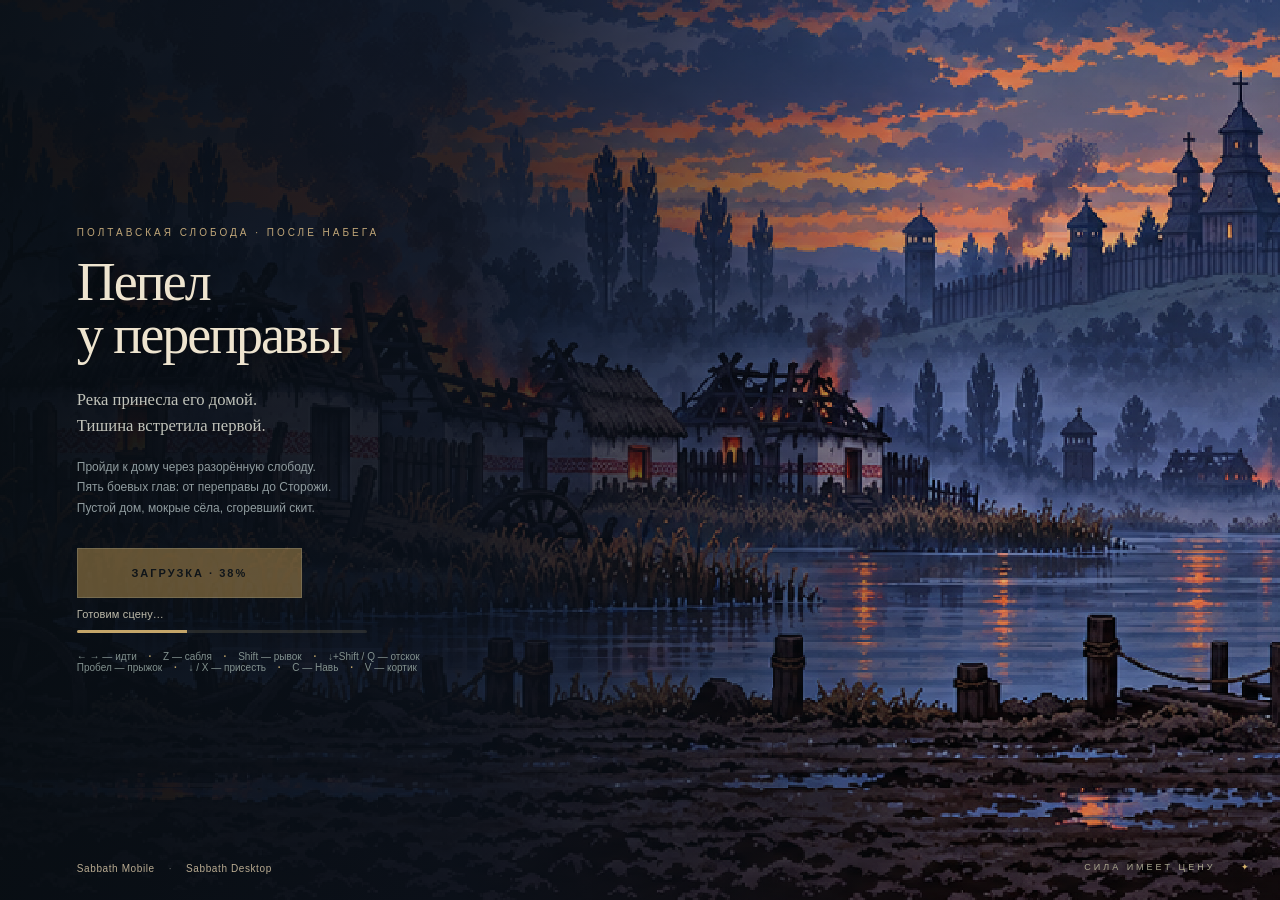
<file: app-07560c87215effb31a2b4db49eb043001a4e227524d145eea9aab145444a7d30.html>
<!doctype html>
<html lang="ru"><head><meta charset="utf-8"><meta name="viewport" content="width=device-width,initial-scale=1,maximum-scale=1,user-scalable=no,viewport-fit=cover"><meta name="theme-color" content="#0b1014"><meta name="apple-mobile-web-app-capable" content="yes"><meta name="apple-mobile-web-app-status-bar-style" content="black-translucent"><meta name="apple-mobile-web-app-title" content="Sabbath"><link rel="manifest" href="manifest.webmanifest"><link rel="apple-touch-icon" href="icons/icon-180.png"><link rel="icon" href="icons/icon-192.png"><title>Sabbath Mobile</title><style>*{box-sizing:border-box}html,body{margin:0;background:#0b1014;color:#e0d8c7;font-family:Georgia,serif}body{min-height:100vh;display:grid;place-items:center;background:radial-gradient(ellipse at 50% 10%,#22282b,transparent 65%),#090d10}button,a{-webkit-tap-highlight-color:transparent}button{cursor:pointer;color:inherit;font:11px Arial,sans-serif;letter-spacing:1.5px;border:1px solid #86735255;background:#141a1ac9;padding:13px 17px}button:hover{background:#aa824528;border-color:#b69961}button:focus-visible,a:focus-visible{outline:2px solid #e6c37d;outline-offset:3px}button:disabled{cursor:wait;opacity:.5}main{width:min(1440px,100%);padding:0 32px}header{height:105px;display:flex;align-items:center;gap:12px}.wordmark{color:#d5c3a0;font-size:30px;letter-spacing:8px;text-decoration:none}.wordmark span{font:8px Arial;letter-spacing:3px;display:block;margin-top:6px}.chapter{margin-left:auto;margin-right:28px;font:10px Arial;letter-spacing:2px;color:#89918e}.chapter i{font:italic 25px Georgia;color:#c7b185;margin-left:14px}#stage{position:relative;aspect-ratio:16/9;overflow:hidden;isolation:isolate;background:#111820;box-shadow:0 20px 80px #0008;border:1px solid #cbb77c25}canvas{display:block;width:100%;height:100%;image-rendering:pixelated;outline:none}.overlay{position:absolute;inset:0;display:flex;align-items:center;background:linear-gradient(90deg,#080e14f5 0%,#0a111bd9 36%,#0a111b20 75%);padding:6%}.intro-copy{max-width:620px}.eyebrow{font:10px Arial;letter-spacing:3px;color:#c0a678;margin-bottom:18px}h1{font-weight:400;font-size:clamp(36px,5.7vw,86px);line-height:.98;letter-spacing:-2px;margin:0 0 25px;color:#eee4cf;text-shadow:0 2px 20px #0008}p{font-size:clamp(13px,1.3vw,18px);line-height:1.6;color:#c1c3ba;margin:0 0 17px}.brief{font:12px/1.7 Arial;color:#8f9b9e;margin-bottom:30px}.primary{background:#b89351;color:#111718;border:1px solid #dec385;min-width:225px;letter-spacing:2px;padding:18px 24px;font-weight:bold}.primary:hover{background:#d0b271}.keys-preview{font:10px Arial;color:#82918e;margin-top:18px}.keys-preview b{margin:0 9px;color:#bea36a}.intro-note{position:absolute;right:28px;bottom:28px;font:9px Arial;letter-spacing:3px;color:#aaa78f}.intro-note span{margin-left:20px;color:#d8b56e}.center{text-align:center;justify-content:center;background:#091016dd;backdrop-filter:blur(3px)}h2{font-size:clamp(28px,4vw,52px);font-weight:400;margin:20px 0}.secondary{display:block;margin:18px auto 0;border:0;color:#acb5b4}#hud{position:absolute;inset:0;pointer-events:none;padding:26px;display:flex;align-items:flex-start;justify-content:space-between;font-family:Arial}.vitals{width:200px;background:#09111a66;padding:12px;border-left:2px solid #ac8e56}.name{font-size:10px;letter-spacing:3px;color:#dfc697}.name span{float:right;font-size:11px;letter-spacing:0}.bar{height:7px;background:#04080b;margin-top:9px;box-shadow:0 0 0 1px #b1a17f22}.bar i{height:100%;display:block;background:linear-gradient(90deg,#853e40,#cf7662);transition:width .12s;width:100%}.bar.nav{height:3px;margin-top:6px}.bar.nav i{width:0;background:#9383bb}small{display:block;font:8px Arial;letter-spacing:1.5px;margin-top:9px;color:#adb1aa}.objective{margin-right:48px;text-align:right}.objective>span{font-size:9px;letter-spacing:3px;color:#c0ae8c}.objective strong{display:block;font:30px Georgia;margin:5px 0;color:#e5d9bb}.objective em{font:17px Georgia;color:#899697}#pause{position:absolute;right:19px;top:22px;pointer-events:auto;padding:7px 10px}#caption{position:absolute;bottom:8%;left:15%;width:70%;text-align:center;font-size:clamp(13px,1.5vw,21px);color:#e0d3b4;text-shadow:0 2px 5px #000,0 1px 15px #000;pointer-events:none;transition:opacity .6s}#toast{position:absolute;top:22%;width:100%;text-align:center;font:10px Arial;letter-spacing:2px;color:#dfbd83;pointer-events:none}footer{display:flex;align-items:center;gap:16px;height:74px;font:10px Arial;color:#838e91}footer div{margin-left:auto;font-size:8px;letter-spacing:2px;color:#a59677}kbd{display:inline-block;padding:5px 6px;border:1px solid #76827c35;margin-right:3px;font:9px Arial;color:#c0c1b0;border-radius:2px}#touch{display:none}[hidden]{display:none!important}#stage:fullscreen{width:100vw;height:100vh;aspect-ratio:auto}#stage:fullscreen canvas{object-fit:contain;background:#080d11}@media(max-width:800px){main{padding:0 8px}header{height:70px}.wordmark{font-size:21px}.wordmark span{font-size:6px}.chapter{display:none}#sound{margin-left:auto}button{padding:10px}.brief{font-size:10px;margin-bottom:12px}h1{font-size:38px;margin-bottom:12px}.eyebrow{font-size:8px;margin-bottom:10px}.primary{min-width:170px;padding:12px;font-size:9px}.keys-preview,.intro-note{display:none}footer{gap:7px;flex-wrap:wrap;height:65px}footer div{display:none}#hud{padding:12px}.vitals{width:145px;padding:7px}.objective strong{font-size:23px}#caption{bottom:17%}#touch{position:absolute;bottom:8px;left:10px;right:10px;display:flex;gap:6px;pointer-events:auto}#touch span{flex:1}#touch button{padding:12px;background:#111b21b8;font-size:9px;touch-action:none}.overlay{z-index:5}}

.demonic .vitals{border-color:#b292e7}.demonic .name{color:#d5b3fb}.demonic .bar.nav i{background:#c4a0f1}#powertext{line-height:1.4}

#install-note{font:12px/1.5 Arial;color:#b9b5a7;display:flex;gap:20px;justify-content:space-between;padding:0 0 10px}#install-note details{max-width:350px}#install-note summary{cursor:pointer;color:#ddc28d}#rotate-hint{display:none}
@media(pointer:coarse){
html,body{overscroll-behavior:none}body{min-height:100dvh}main{padding:env(safe-area-inset-top) max(8px,env(safe-area-inset-right)) env(safe-area-inset-bottom) max(8px,env(safe-area-inset-left))}header{height:48px}.wordmark{font-size:19px}.wordmark span,.chapter,footer,#fullscreen{display:none}#sound{margin-left:auto;min-height:44px}#stage{touch-action:none;user-select:none;-webkit-user-select:none;-webkit-touch-callout:none;aspect-ratio:auto;height:calc(100dvh - 80px - env(safe-area-inset-top) - env(safe-area-inset-bottom));min-height:250px}canvas{height:calc(100% - 76px);object-fit:contain;background:#090e13}.overlay{bottom:76px;z-index:5;padding:3% 5%}.intro-copy p:not(.brief){display:none}.intro-copy h1{font-size:34px;margin:5px 0 9px}.brief{font-size:11px;margin-bottom:10px}.eyebrow{font-size:8px;margin-bottom:5px}.primary{min-height:44px;padding:12px 16px}.keys-preview,.intro-note{display:none}#hud{padding:8px}.vitals{width:145px;padding:6px}.objective{margin-right:50px}.objective small{display:none}.objective strong{font-size:23px;margin:2px}#pause{top:8px;right:8px;min-width:44px;min-height:44px}#caption{bottom:88px;font-size:12px}#toast{top:28%;font-size:10px;letter-spacing:.5px}#touch{display:flex;position:absolute;left:8px;right:8px;bottom:6px;gap:8px;height:62px;pointer-events:auto;align-items:center}#touch span{flex:1}#touch button{touch-action:none;min-width:56px;height:56px;padding:8px;font:10px Arial;letter-spacing:.5px;border-radius:12px;background:#19232e;border:1px solid #99846188;user-select:none;-webkit-user-select:none}#touch button[data-key="j"]{background:#a8874f;color:#090e13;min-width:76px;font-weight:bold}#touch button.held{background:#dcc089;color:#111;transform:translateY(2px)}#install-note{font-size:10px;padding:0 4px 5px}#install-note details{max-width:55%}
}
@media(pointer:coarse) and (orientation:portrait){#stage{height:60dvh;min-height:350px}canvas{height:calc(100% - 142px)}#touch{height:130px;display:grid;grid-template-columns:repeat(4,1fr);gap:7px}#touch span{display:none}#touch button{min-width:44px;width:100%}#touch button[data-key="a"],#touch button[data-key="d"]{grid-row:1 / 3;height:100%}#touch button[data-key="j"]{min-width:44px}#caption{bottom:150px}#hud .vitals{width:130px}#hud .objective{margin-right:43px}.objective>span{font-size:7px;letter-spacing:1px}.overlay{bottom:142px}.brief{display:none}#rotate-hint{display:block;padding:18px 8px;text-align:center;font:13px/1.5 Arial;color:#bdaf92}#install-note{padding:10px 0}}
@media(display-mode:standalone){#install-note details{display:none}}
main{min-width:0;max-width:100vw}#stage,canvas{min-width:0}
@media(pointer:coarse){body{display:block}main{width:100%;max-width:100%;}#install-note>*{min-width:0}}

/* Landscape phone: the world fills the viewport; controls float above it. */
@media (orientation:landscape){
 html,body{width:100%;height:100%;overflow:hidden;background:#090e13}
 main{padding:0;width:100%;height:100dvh;max-width:none}
 header{position:fixed;z-index:20;top:max(8px,env(safe-area-inset-top));right:calc(max(12px,env(safe-area-inset-right)) + 54px);height:36px;pointer-events:none}
 header .wordmark,header .chapter,#fullscreen,#install-note,#rotate-hint,footer{display:none}
 #sound{pointer-events:auto;min-height:36px;height:36px;padding:5px 8px;font-size:8px;letter-spacing:.5px;border-radius:18px;background:#0b14248c}
 #stage{position:fixed;inset:0;width:100%;height:100dvh;min-height:0;aspect-ratio:auto;border:0;box-shadow:none}
 #stage canvas{width:100%;height:100%;object-fit:fill}
 .overlay{inset:0;padding:5% max(6%,env(safe-area-inset-left));z-index:5}
 .intro-copy h1{font-size:clamp(32px,7vh,54px)}
 #hud{padding:max(10px,env(safe-area-inset-top)) max(14px,env(safe-area-inset-right)) 0 max(14px,env(safe-area-inset-left))}
 .vitals{width:144px;background:#09111a85;padding:7px}.name{font-size:9px}.bar{margin-top:6px}#powertext{font-size:7px;letter-spacing:.6px;margin-top:5px}
 .objective{margin-right:145px;background:#09111a70;padding:4px 8px;border-radius:8px}.objective>span{display:none}.objective strong{font-size:22px}
 #pause{top:max(8px,env(safe-area-inset-top));right:max(12px,env(safe-area-inset-right));border-radius:50%;width:36px;height:36px;min-height:36px;min-width:36px;padding:0;background:#0b14248c}
 #caption{bottom:13px;left:25%;width:50%;font-size:12px}#toast{top:24%;padding:0 20%;font-size:10px}
 #touch{position:absolute;inset:0;display:block;height:auto;pointer-events:none;background:none}
 #touch span{display:none}
 #touch button{position:absolute;pointer-events:auto;width:54px;min-width:54px;height:54px;min-height:54px;padding:0;border-radius:50%;border:1px solid #d8c59c80;background:#111b2a85;color:#eee3cf;font:8px Arial;letter-spacing:.2px;box-shadow:0 2px 12px #0004;backdrop-filter:blur(3px);-webkit-backdrop-filter:blur(3px)}
 #touch button[data-key="a"]{left:calc(max(18px,env(safe-area-inset-left)) + 0px);bottom:calc(max(16px,env(safe-area-inset-bottom)) + 8px);font-size:23px}
 #touch button[data-key="d"]{left:calc(max(18px,env(safe-area-inset-left)) + 66px);bottom:calc(max(16px,env(safe-area-inset-bottom)) + 8px);font-size:23px}
 #touch button[data-key="j"]{right:max(18px,env(safe-area-inset-right));bottom:calc(max(16px,env(safe-area-inset-bottom)) + 8px);width:62px;min-width:62px;height:62px;background:#9e784dad;color:#fff3d2;font-size:9px}
 #touch button[data-key=" "]{right:calc(max(18px,env(safe-area-inset-right)) + 8px);bottom:calc(max(16px,env(safe-area-inset-bottom)) + 82px)}
 #touch button[data-key="Shift"]{right:calc(max(18px,env(safe-area-inset-right)) + 76px);bottom:calc(max(16px,env(safe-area-inset-bottom)) + 12px)}
 #touch button[data-key="e"]{right:calc(max(18px,env(safe-area-inset-right)) + 76px);bottom:calc(max(16px,env(safe-area-inset-bottom)) + 82px);border-color:#b998e0aa;background:#38224880}
 #touch button.held{background:#d9bc82c9;color:#111;transform:scale(.94)}
}

@media(orientation:landscape){
 header{display:none}.objective{margin-right:48px;background:none}.vitals{background:none}#caption{bottom:12px}#stage{background:#090e13}
}
@media(orientation:portrait){
 html,body{height:100%;overflow:hidden}header,#stage,#install-note,footer{display:none!important}
 #rotate-hint{position:fixed;inset:0;z-index:50;display:flex;flex-direction:column;align-items:center;justify-content:center;padding:32px;text-align:center;background:linear-gradient(#08101bcc,#08101bef),var(--scene-background,none) center/cover;color:#dcc8a1}
 .rotate-brand{font:32px Georgia;letter-spacing:8px}.rotate-subtitle{font:18px Georgia;margin-top:12px;color:#b6af9f}.rotate-symbol{font:64px Georgia;margin:38px 0 20px;color:#b99461}#rotate-hint p{font:16px/1.5 Arial;max-width:270px;color:#dcc8a1}
}

/* Game gestures belong to the controls, never to page zoom or scrolling. */
html,body,#stage,#touch,canvas{touch-action:none;overscroll-behavior:none}
button{touch-action:manipulation}#touch button{touch-action:none}
@media(orientation:landscape){
 #touch{--edge:max(18px,env(safe-area-inset-right));--base:max(12px,env(safe-area-inset-bottom))}
 #touch button[data-key=" "]{right:calc(var(--edge) + 64px);bottom:calc(var(--base) + 128px)}
 #touch button[data-key="Shift"]{right:calc(var(--edge) + 128px);bottom:calc(var(--base) + 64px)}
 #touch button[data-key="j"]{right:var(--edge);bottom:calc(var(--base) + 60px)}
 #touch button[data-key="e"]{right:calc(var(--edge) + 64px);bottom:var(--base)}
}
@media(orientation:landscape){
 #touch button[data-key="a"],#touch button[data-key="d"]{width:64px;min-width:64px;height:64px;min-height:64px;font-size:27px}
 #touch button[data-key="d"]{left:calc(max(18px,env(safe-area-inset-left)) + 88px)}
}

#touch button.ready{box-shadow:0 0 17px #b288d766;border-color:#dbc2ff;background:#553574aa}

@media(orientation:landscape){#touch button[data-key="Shift"],#touch button[data-key=" "],#touch button[data-key="e"]{font-size:10px}#touch button[data-key="j"]{font-size:11px}}

@media(orientation:landscape){#touch button[data-key="x"]{right:calc(var(--edge) + 69px);bottom:calc(var(--base) + 69px);width:44px;min-width:44px;height:44px;min-height:44px;font-size:7px;border-style:dashed}}

/* Desktop uses the same combat, with a keyboard-first presentation. */
.desktop #touch{display:none!important}.desktop .keys-preview{display:block}.desktop .objective small{display:none}
.desktop .vitals{width:180px}.desktop .keys-preview{font-size:12px;line-height:1.8;max-width:430px}

#menu #sound{display:block;margin:14px auto 0;min-height:36px;height:36px;font-size:10px;padding:6px 14px}

.edition-links{position:absolute;left:max(6%,env(safe-area-inset-left));bottom:18px;display:flex;gap:14px;align-items:center;font:10px Arial;letter-spacing:.6px}.edition-links a{color:#b9ab91;text-decoration:none;padding:8px 0}.edition-links a:hover{color:#f2d8a4}.edition-links span{color:#6a6d6a}@media(max-height:400px){.edition-links{bottom:8px;font-size:9px}}

@media(orientation:portrait){.desktop #rotate-hint{display:none!important}.desktop header,.desktop footer{display:none!important}.desktop main{padding:0;width:100%;height:100dvh}.desktop #stage{display:block!important;position:fixed;left:0;top:50%;transform:translateY(-50%);width:100vw;height:56.25vw;min-height:0;border:0}.desktop #stage canvas{width:100%;height:100%;object-fit:fill}.desktop .overlay{inset:0;padding:4% 6%}.desktop h1{font-size:clamp(26px,5vw,45px)}.desktop .intro-copy p:not(.brief),.desktop .brief,.desktop .intro-note{display:none}.desktop .keys-preview{font-size:10px}.desktop #caption{bottom:10px}.desktop .edition-links{bottom:8px}}

@media(orientation:landscape){#touch button[data-key="q"]{left:calc(max(18px,env(safe-area-inset-left)) + 51px);bottom:calc(max(16px,env(safe-area-inset-bottom)) + 88px);width:50px;min-width:50px;height:50px;min-height:50px;font-size:9px;border-color:#b9c4c899;background:#23313b99}}

@media(orientation:landscape){#touch button[data-key="q"]{left:calc(max(18px,env(safe-area-inset-left)) + 7px)}#touch button[data-key="v"]{left:calc(max(18px,env(safe-area-inset-left)) + 95px);bottom:calc(max(16px,env(safe-area-inset-bottom)) + 88px);width:50px;min-width:50px;height:50px;min-height:50px;font-size:8px;border-color:#c1a66a99;background:#302a1e99}}

/* Left thumb controls: three equal targets, with a full target-width gap. */
@media(orientation:landscape){
 #touch{--move-size:72px;--move-left:max(18px,env(safe-area-inset-left));--move-bottom:calc(max(16px,env(safe-area-inset-bottom)) + 8px)}
 #touch button[data-key="a"],#touch button[data-key="q"],#touch button[data-key="d"]{width:var(--move-size);min-width:var(--move-size);height:var(--move-size);min-height:var(--move-size);bottom:var(--move-bottom)}
 #touch button[data-key="a"]{left:var(--move-left)}
 #touch button[data-key="q"]{left:calc(var(--move-left) + var(--move-size)*2);font-size:10px}
 #touch button[data-key="d"]{left:calc(var(--move-left) + var(--move-size)*4)}
 #touch button[data-key="v"]{left:calc(var(--move-left) + var(--move-size)*2.5 - 25px);bottom:calc(var(--move-bottom) + var(--move-size) + 18px)}
}
@media(orientation:landscape) and (max-width:600px){#touch{--move-size:64px}}


#story-copy{position:absolute;top:15%;left:26%;width:48%;z-index:3;text-align:center;pointer-events:none;text-shadow:0 2px 8px #000,0 0 25px #000;background:radial-gradient(ellipse,#070b1199,transparent 72%);padding:16px}
#story-title{font:10px Arial;letter-spacing:2.5px;color:#d6b988;margin-bottom:12px}#story-text{font:clamp(13px,2.2vh,19px)/1.5 Georgia;color:#eee3ca}
#interact-hint{position:absolute;z-index:4;left:50%;bottom:24px;transform:translateX(-50%);min-height:44px;border-radius:24px;background:#101820b8;font:10px Arial;letter-spacing:1px;border-color:#b59b6977;max-width:46%}
body[data-scene="house"] #hud .vitals,body[data-scene="house"] #hud .objective,body[data-scene="house"] #touch button[data-key="v"],body[data-scene="house"] #touch button[data-key="e"],body[data-scene="house"] #touch button[data-key="x"],body[data-scene="house"] #touch button[data-key=" "],body[data-scene="house"] #touch button[data-key="Shift"]{display:none}
body[data-scene="house"] #caption{bottom:84px}
#fresh-start{margin:10px 0 0;font:10px Arial;padding:5px 0;min-height:28px}#new-run{font-size:9px;opacity:.8}
@media(max-height:430px){#story-copy{top:10%;left:20%;width:60%;padding:6px}#story-title{margin-bottom:6px;font-size:9px}#interact-hint{bottom:18px;font-size:9px}}

body[data-scene="house"] #interact-hint{bottom:calc(max(16px,env(safe-area-inset-bottom)) + 108px)}
body[data-scene="house"] #caption{bottom:auto;top:12px}

body[data-scene="house"] #interact-hint{background:none;border:0;box-shadow:none;text-shadow:0 2px 6px #000,0 0 18px #000;color:#e7cea0}

#boss-hud{position:absolute;top:14px;left:50%;transform:translateX(-50%);width:clamp(180px,30vw,340px);text-align:center;color:#dbbe98;font:10px Arial;letter-spacing:1.8px;text-shadow:0 2px 4px #000}#boss-hud>div{height:5px;margin-top:7px;background:#100d12;box-shadow:0 0 0 1px #ae957544}#boss-health{height:100%;display:block;background:linear-gradient(90deg,#653542,#c17b5a);transition:width .12s}#endcopy{max-width:620px;margin:0 auto 17px}#menu>div{max-width:90%;}#continue-level{margin:10px auto 0}
@media(max-height:430px){#menu h2{font-size:27px;margin:10px 0}#endcopy{font-size:12px;line-height:1.5;max-width:480px}#menu .secondary{margin-top:8px;padding:6px}#boss-hud{top:11px;font-size:8px;letter-spacing:.8px}}

/* Safari can report a stale orientation query during a viewport rotation.
   The measured viewport also drives the portrait gate and pauses the game. */
body.phone-portrait{height:100%;overflow:hidden}
body.phone-portrait header,body.phone-portrait #stage,body.phone-portrait #install-note,body.phone-portrait footer{display:none!important}
body.phone-portrait #rotate-hint{position:fixed;inset:0;z-index:50;display:flex;flex-direction:column;align-items:center;justify-content:center;padding:32px;text-align:center;background:linear-gradient(#08101bcc,#08101bef),var(--scene-background,none) center/cover;color:#dcc8a1}
body.phone-portrait .rotate-brand{font:32px Georgia;letter-spacing:8px}
body.phone-portrait .rotate-subtitle{font:18px Georgia;margin-top:12px;color:#b6af9f}
body.phone-portrait .rotate-symbol{font:64px Georgia;margin:38px 0 20px;color:#b99461}
body.phone-portrait #rotate-hint p{font:16px/1.5 Arial;max-width:270px;color:#dcc8a1}

/* Preparation belongs to the title screen and disappears before play. */
#intro:not([hidden]) ~ #touch,#menu:not([hidden]) ~ #touch{display:none!important}
#load-status{max-width:290px;margin-top:9px;font:11px/1.45 Arial,sans-serif;color:#bdbaaa;letter-spacing:.15px}
#load-meter{height:3px;margin-top:7px;background:#dac28a22;overflow:hidden;border-radius:2px}
#load-fill{display:block;height:100%;width:0;background:#c4a569;transition:width .12s}
#load-status.failed{color:#dcc799}
#load-status.failed #load-meter{display:none}

/* Combat hints stay above the thumb controls, with no banner covering the scene. */
@media(orientation:landscape){body:not(.desktop):not([data-scene="house"]) #caption{top:clamp(80px,21vh,90px);bottom:auto;left:19%;width:62%;font:11px/1.35 Arial,sans-serif}}

@media(orientation:landscape){body:not(.desktop):not([data-scene="house"]) #toast{top:calc(clamp(80px,21vh,90px) + 40px);left:19%;width:62%;font:10px/1.3 Arial,sans-serif;letter-spacing:.5px}}
</style></head>
<body><script>
window.SABBATH_BUILD={release:"v27"};
if(location.pathname.endsWith('/desktop.html')){
 document.body.classList.add('desktop');document.title='Sabbath Desktop';
 document.querySelector('link[rel="manifest"]').setAttribute('href','desktop.webmanifest');
}
</script><main><header><a class="wordmark" href="./index.html">SABBATH<span>AMONG LIFE AND DEATH</span></a><div class="chapter">ИГРОВОЙ ЭТЮД <i>01</i></div><button id="fullscreen" aria-label="Полный экран">⛶</button></header>
<section id="stage" aria-label="Игра Sabbath"><canvas id="game" width="960" height="540" tabindex="0" aria-label="Игровое поле. Стрелки влево и вправо — движение, пробел — прыжок, Z — удар, Shift — рывок, C — Навь, стрелка вниз или X — присесть, Escape — пауза"></canvas>
<div id="hud" hidden><div class="vitals"><div class="name">ЯРОМІР <span id="hptext">100</span></div><div class="bar"><i id="health"></i></div><div class="bar nav"><i id="power"></i></div><small id="powertext">НАВЬ · C</small></div><div class="objective"><span id="area">ПРИСТАНЬ</span><strong id="kills">0 <em>/ 10</em></strong><small>УПЫРЕЙ УНИЧТОЖЕНО</small></div><div id="boss-hud" hidden><span id="boss-name">СОТНИК СТОРОЖИ</span><div><i id="boss-health"></i></div></div><button id="pause" aria-label="Пауза">Ⅱ</button></div>
<div id="story-copy" hidden><div id="story-title"></div><p id="story-text"></p></div><button id="interact-hint" hidden></button><div id="caption" role="status"></div><div id="toast" role="status"></div>
<div class="overlay" id="intro"><div class="intro-copy"><div class="eyebrow">ПОЛТАВСКАЯ СЛОБОДА · ПОСЛЕ НАБЕГА</div><h1>Пепел<br>у переправы</h1><p>Река принесла его домой.<br>Тишина встретила первой.</p><p class="brief">Пройди к дому через разорённую слободу.<br>Пять боевых глав: от переправы до Сторожи.<br>Пустой дом, мокрые сёла, сгоревший скит.</p><button class="primary" id="start" disabled>ЗАГРУЗКА · 0%</button><div id="load-status" role="status" aria-live="polite"><span id="load-copy">Готовим сцену…</span><div id="load-meter" role="progressbar" aria-label="Подготовка сцены" aria-valuemin="0" aria-valuemax="100" aria-valuenow="0"><i id="load-fill"></i></div></div><button id="fresh-start" class="secondary" hidden>НОВАЯ ИГРА</button><div class="keys-preview">← → — идти <b>·</b> Z — сабля <b>·</b> Shift — рывок <b>·</b> ↓+Shift / Q — отскок<br>Пробел — прыжок <b>·</b> ↓ / X — присесть <b>·</b> C — Навь <b>·</b> V — кортик</div></div><nav class="edition-links" aria-label="Вариант управления"><a href="mobile.html">Sabbath Mobile</a><span>·</span><a href="desktop.html">Sabbath Desktop</a></nav><div class="intro-note">СИЛА ИМЕЕТ ЦЕНУ <span>✦</span></div></div>
<div class="overlay center" id="menu" hidden><div><div class="eyebrow" id="endlabel">ПАУЗА</div><h2 id="endtitle">Тишина между ударами</h2><p id="endcopy"></p><button class="primary" id="continue-level" hidden>ПРОДОЛЖИТЬ ПУТЬ →</button><button class="primary" id="resume">ПРОДОЛЖИТЬ</button><button id="sound" aria-label="Включить звук">ЗВУК: ВЫКЛ</button><button class="secondary" id="new-run" hidden>С ПЕРЕПРАВЫ ЗАНОВО</button><button class="secondary" id="restart">НАЧАТЬ ЗАНОВО</button></div></div>
<div id="touch" aria-label="Сенсорное управление"><button aria-label="Идти влево" data-key="a">←</button><button aria-label="Идти вправо" data-key="d">→</button><button data-key="q" aria-label="Отскок назад">ОТСКОК</button><button data-key="v" aria-label="Бросить кортик">КОРТИК 3</button><span></span><button aria-label="Прыжок" data-key=" ">ПРЫЖОК</button><button data-key="Shift">РЫВОК</button><button data-key="j">САБЛЯ</button><button data-key="e">НАВЬ</button><button data-key="x" aria-label="Приседание — переключить" aria-pressed="false">ПРИСЕСТЬ</button></div>
</section><footer><span><kbd>←</kbd><kbd>→</kbd> движение</span><span><kbd>Пробел</kbd> прыжок</span><span><kbd>Z</kbd> сабля</span><span><kbd>Shift</kbd> рывок</span><span><kbd>C</kbd> Навь</span><span><kbd>Esc</kbd> пауза</span><div>ПЯТЬ ДОРОГ. ОДНА ПРОПАВШАЯ СЕМЬЯ.</div></footer><div id="rotate-hint"><div class="rotate-brand">SABBATH</div><div class="rotate-subtitle">Пепел у переправы</div><div class="rotate-symbol" aria-hidden="true">↻</div><p>Поверните телефон горизонтально</p></div></main><script>/* Five playable episodes; the house is a separate interlude after episode one. */
(function(root){
const chapters=[null,
 {scene:'riverside',barrels:[1640],name:'Пепел у переправы',exit:3750,xs:[570,850,1160,1550,1750,2020,2480,2720,3060,3390],types:['cutter','crawler','spitter','cutter','heavy','spitter','crawler','spitter','cutter','heavy'],gates:[[1350,[0,1,2]],[2200,[3,4,5]],[3530,[6,7,8,9]]],bounds:[[250,1280],[1430,2130],[2330,3460]],buried:[1,4,6,9],elite:[9,480],areas:['ПРИСТАНЬ','КОЛОДЕЦ','ДОРОГА ДОМОЙ'],intro:'Переправа занята. Следи за замахами — и бей в ответ.',captions:[[1380,'У колодца шевелится что-то тяжёлое.'],[2270,'Дом рядом. Здесь тени охотятся вместе.'],[3570,'Десять теней пали. За дверью — тишина.']]},
 {scene:'sich',barrels:[1730,2820],name:'За частоколом',exit:3430,xs:[480,860,1390,1590,1900,2440,2660,2850,3080],types:['cutter','gunner','crawler','cutter','gunner','crawler','gunner','heavy','gunner'],gates:[[1150,[0,1]],[2150,[2,3,4]],[3210,[5,6,7,8]]],bounds:[[270,1080],[1260,2070],[2260,3160]],buried:[2,5],elite:[7,420],areas:['БРАМА','МАЙДАН','ПОКРОВА'],intro:'Сечь молчит. У ворот ещё кто-то остался.',captions:[[1180,'На майдане некому поднять знамя.'],[2200,'За этой дверью ещё теплится лампадка.'],[3250,'Святого отця тут вже давно нема.']],outro:'Лампадка ещё горит. Семьи здесь нет. За Сечью дорога уходит в мокрые сёла.'},
 {scene:'villages',name:'Мокрая дорога',exit:3570,xs:[500,790,1050,1490,1740,1990,2480,2760,3040,3240],types:['lancer','cutter','spitter','gunner','lancer','crawler','lancer','spitter','gunner','heavy'],gates:[[1260,[0,1,2]],[2230,[3,4,5]],[3350,[6,7,8,9]]],bounds:[[250,1190],[1370,2150],[2350,3300]],buried:[5,9],elite:[9,440],areas:['МОКРЫЕ СЁЛА','СТАРЫЙ ТРАКТ','ОПУШКА'],intro:'Дождь смыл следы. Ставни закрываются перед ним.',captions:[[1300,'Копья держат дорогу. Не стой перед остриём.'],[2280,'В луже — его лицо. Почему оно кажется чужим?'],[3380,'За последним колодцем начинается лес.']],outro:'У колодца Параска сказала: «Я твою Златочку приймала. Не знаю, де вона зараз». Дальше — только лесная дорога.'},
 {scene:'skit',name:'Сгоревший скит',exit:3370,xs:[530,780,1010,1450,1720,1910,2440,2720,3010],types:['crawler','lancer','spitter','heavy','lancer','gunner','crawler','lancer','heavy'],gates:[[1180,[0,1,2]],[2140,[3,4,5]],[3160,[6,7,8]]],bounds:[[260,1110],[1300,2070],[2270,3100]],buried:[0,3,6],elite:[8,480],embers:[790,1660,2630],areas:['ЛЕСНОЙ СКИТ','ОБГОРЕЛЫЕ КЕЛЬИ','К СТОРОЖЕ'],intro:'Скит выгорел. Монахов нет. Даже кресты не уцелели.',captions:[[570,'УГЛИ: свет под ногами предупреждает о вспышке. Перепрыгни — или уведи врага в огонь.'],[1250,'«Бачиш, що він робить?» — только это сказал Голос.'],[2190,'Там, над деревьями, крепость его дедов. Чужие заняли её.']],outro:'За ночь костёр угас. На миг приснился тёплый солнечный круг. Утром Яромир уже не помнил сна. Сторожа ждала.'},
 {scene:'fortress',barrels:[940,1830],name:'Внешний двор Сторожи',exit:3590,xs:[460,760,1060,1510,1740,2010,2160,2980],types:['lancer','gunner','cutter','gunner','lancer','heavy','crawler','captain'],gates:[[1250,[0,1,2]],[2290,[3,4,5,6]],[3370,[7]]],bounds:[[250,1180],[1360,2210],[2400,3300]],buried:[],areas:['ВОРОТА','СТОЙЛА','ДВОР СОТНИКА'],intro:'Ворота открыты. Оставшиеся в стойлах не опустили оружия.',captions:[[1290,'Они видят одного козака. Почему же так боятся?'],[2320,'СОТНИК: пригнись под уколом, перепрыгни волну, уйди за спину от тяжёлого удара.'],[3410,'Внешний двор опустел. Палий ещё ждёт в цитадели.']]}
];
root.SabbathChapters=chapters;if(typeof module!=='undefined')module.exports=chapters;
})(typeof globalThis!=='undefined'?globalThis:window);
</script><script>/* Deterministic combat simulation: world coordinates, no renderer or network. */
(function(root){
'use strict';
const clamp=(v,a,b)=>Math.max(a,Math.min(b,v));
// The first shared horizontal/vertical contact, including entry through a roof.
function segmentEntry(x0,z0,x1,z1,left,right,bottom,top){
 let enter=0,exit=1;
 for(const [start,end,min,max] of [[x0,x1,left,right],[z0,z1,bottom,top]]){
  const delta=end-start;if(delta===0){if(start<min||start>max)return null;continue;}
  const a=(min-start)/delta,b=(max-start)/delta;enter=Math.max(enter,Math.min(a,b));exit=Math.min(exit,Math.max(a,b));if(enter>exit)return null;
 }
 return enter;
}
const CHAPTERS=typeof module!=='undefined'?require('./chapters.js'):root.SabbathChapters;
const killsBefore=chapter=>CHAPTERS.slice(1,chapter).reduce((sum,c)=>sum+c.types.length,0);
const BUTT={trigger:115,reach:105,height:120,windup:.70,active:.18,recover:1.10,damage:20};
const TYPES={
 cutter:{hp:144,speed:75,reach:76,windup:.60,recover:.80,damage:20},
 crawler:{hp:112,speed:91,reach:205,windup:.70,recover:1.05,damage:23},
 spitter:{hp:128,speed:52,reach:365,windup:.85,recover:1.5,damage:18},
 gunner:{hp:150,speed:58,reach:420,windup:1.05,recover:1.75,damage:22},
 heavy:{hp:300,speed:42,reach:112,windup:.95,recover:1.40,damage:34},
 lancer:{hp:180,speed:68,reach:165,windup:.85,recover:1.10,damage:25},
 captain:{hp:880,speed:62,reach:175,windup:1.05,recover:1.30,damage:29}
};
class SabbathGame{
 constructor(){this.reset()}
 reset(chapter=1,carry={}){
  this.chapter=Number.isInteger(chapter)&&CHAPTERS[chapter]?chapter:1;this.level=CHAPTERS[this.chapter];this.scene=this.level.scene;this.totalKills=carry.totalKills||0;
  this.viewWidth=this.viewWidth||960;this.mode='intro';this.time=carry.time||0;this.kills=0;this.cam=0;this.events=[];this.powerUses=0;this.combo=0;this.comboAge=0;this.shake=0;this.hitstop=0;this.projectiles=[];this.lastDamage=null;this.nextProjectile=0;this.attackTargets=new Set();this.attackBuffer=0;this.jumpBuffer=0;this.stats={hits:0,perfectDodges:0,parries:0,airHits:0,knifeHits:0,damageTaken:0};
  this.player={x:130,z:0,vz:0,hp:100,maxHp:100,nav:0,face:1,attack:0,cooldown:0,evade:0,evadeCd:0,evadeKind:'forward',evadeDir:1,evadeSpeed:590,inv:0,hurtTime:0,moving:false,power:0,transform:0,stride:0,landTime:0,counter:0,knives:3,throwCd:0,throwTime:0,throwPending:0,throwFacing:1,airAttack:false,lowAttack:false,crouching:false,attackHit:false};
  const cfg=this.level;this.gates=cfg.gates.map(([x,ids])=>[x,[...ids]]);
  this.enemies=cfg.types.map((type,i)=>({id:i,type,x:cfg.xs[i],z:0,hp:TYPES[type].hp,maxHp:TYPES[type].hp,heavy:['heavy','captain'].includes(type),bounds:[...cfg.bounds[this.gates.findIndex(g=>g[1].includes(i))]],phase:cfg.buried.includes(i)?'buried':'idle',timer:0,flash:0,face:-1,dead:false,death:0,spawnX:cfg.xs[i],attackNo:0,shotNo:0,staggerGuard:0,broken:0,walk:false,stride:0,hitPlayer:false,lockedFace:-1,move:'thrust'}));
  if(cfg.elite){const elite=this.enemies[cfg.elite[0]];elite.hp=elite.maxHp=cfg.elite[1];elite.elite=true;}
  this.barrels=(cfg.barrels||[]).map((x,id)=>({id,x,height:62,halfWidth:24,radius:132,phase:'idle',timer:0,duration:0,smoke:0}));
  this.exit=cfg.exit;this.markers=new Set();this.hazards=(cfg.embers||[]).map((x,i)=>({x,width:58,phase:'cooldown',timer:1.8+i*.75,hitPlayer:false,hitIds:new Set()}));
  if(carry.maxHp){this.player.maxHp=carry.maxHp;this.player.hp=clamp(carry.hp,1,carry.maxHp);this.powerUses=carry.powerUses||0;for(const key of Object.keys(this.stats))this.stats[key]=carry.stats?.[key]||0;}
 }
 start(){this.mode='playing';this.emit('caption',this.level.intro);}
 areaName(){const i=this.gates.findIndex(([x])=>this.player.x<=x);return this.level.areas[i<0?this.level.areas.length-1:i];}
 houseWidth(){return Math.max(1280,this.viewWidth)}
 houseScale(){return this.houseWidth()/1280}
 houseFocus(){
  const p=this.player,w=this.houseWidth(),items=[{id:'cradle',u:.13,title:'ОПРОКИНУТАЯ КОЛЫБЕЛЬ',text:'Пустая. Ни голоса, ни следа. Только рушник на полу.'},{id:'drawing',u:.25,title:'РИСУНОК НА СТЕНЕ',text:'Солнышко. Маленькая фигурка с косой. Здесь её рука ещё ничего не боялась.'},{id:'hearth',u:.47,title:'ОСТЫВШИЙ ОЧАГ',text:'Угли давно почернели. Никто не ждал его у огня.'},{id:'door',u:.89,title:'К СЕЧИ',text:''}];
  return items.map(item=>({...item,x:item.u*w})).filter(item=>Math.abs(item.x-p.x)<90*this.houseScale()).sort((a,b)=>Math.abs(a.x-p.x)-Math.abs(b.x-p.x))[0]||null;
 }
 openHouse(){
  this.scene='house';this.mode='house';this.kills=0;this.enemies=[];this.projectiles=[];this.barrels=[];this.hazards=[];this.hitstop=0;this.shake=0;this.attackBuffer=0;this.jumpBuffer=0;this.inspected=new Set();this.lastDamage=null;
  const p=this.player;for(const key of ['z','vz','attack','cooldown','evade','evadeCd','inv','hurtTime','power','transform','nav','counter','throwCd','throwTime','throwPending','landTime'])p[key]=0;p.crouching=false;p.moving=false;p.face=-1;p.x=this.houseWidth()*.82;this.cam=Math.max(0,this.houseWidth()-this.viewWidth);
  this.emit('house');this.emit('caption','Дверь открыта. В доме никто не ответил.');
 }
 enterHouse(){if(this.chapter!==1||this.mode!=='won')return false;this.totalKills+=this.kills;this.player.hp=this.player.maxHp;this.player.knives=3;this.openHouse();this.emit('checkpoint');return true}
 interact(){if(this.mode!=='house')return false;const item=this.houseFocus();if(!item)return false;if(item.id==='door'){const carry=this.checkpoint();this.reset(2,carry);this.emit('chapter');this.start();this.emit('checkpoint');}else{this.inspected.add(item.id);this.emit('inspect',item);}return true}
 tickHouse(dt,input){const p=this.player,axis=Number(!!input.right)-Number(!!input.left),before=p.x,scale=this.houseScale();p.moving=!!axis;if(axis)p.face=axis;p.x=clamp(p.x+axis*185*scale*dt,85*scale,this.houseWidth()-85*scale);p.moving=Math.abs(p.x-before)>.01;p.stride+=Math.abs(p.x-before)/(2.4*scale);this.cam+=(clamp(p.x-this.viewWidth*.45,0,this.houseWidth()-this.viewWidth)-this.cam)*Math.min(1,dt*4);}
 checkpoint(){const next=this.mode==='won'&&this.chapter>=2&&this.chapter<5;return{version:2,scene:this.scene==='house'?'house':CHAPTERS[this.chapter+(next?1:0)].scene,maxHp:this.player.maxHp,hp:next?this.player.maxHp:this.player.hp,totalKills:this.totalKills+(next?this.kills:0),time:this.time,powerUses:this.powerUses,stats:{...this.stats}}}
 advanceChapter(){if(this.mode!=='won'||this.chapter<2||this.chapter>=5)return false;const carry=this.checkpoint();this.reset(this.chapter+1,carry);this.emit('chapter');this.start();this.emit('checkpoint');return true}
 restoreCheckpoint(data){
  if(!data||![1,2].includes(data.version))return false;const chapter=data.scene==='house'?1:CHAPTERS.findIndex(c=>c?.scene===data.scene);
  if(chapter<1||data.scene==='riverside'||data.version===1&&!['house','sich'].includes(data.scene)||!Number.isFinite(data.maxHp)||data.maxHp<60||data.maxHp>100||!Number.isFinite(data.hp)||data.hp<=0||data.hp>data.maxHp||data.totalKills!==(data.scene==='house'?10:killsBefore(chapter))||!Number.isFinite(data.time)||data.time<0||data.time>1e7||!Number.isInteger(data.powerUses)||data.powerUses<0||data.powerUses>1000)return false;
  const stats={};for(const key of ['hits','perfectDodges','parries','airHits','knifeHits','damageTaken']){const n=data.stats?.[key];if(!Number.isFinite(n)||n<0||n>1e7)return false;stats[key]=n;}
  this.reset(chapter,{...data,stats});if(data.scene==='house')this.openHouse();else this.start();return true;
 }

 emit(type,data){this.events.push({type,data})}
 charge(amount){const p=this.player,was=p.nav>=100;p.nav=clamp(p.nav+amount,0,100);if(!was&&p.nav===100&&p.power===0)this.emit('toast','НАВЬ ПРОСНУЛАСЬ. НАЖМИ C — ПРЕВРАТИТЬСЯ.')}
 attack(){
  const p=this.player;if(this.mode!=='playing')return false;
  if(p.cooldown>0||p.evade>0||p.throwPending>0){this.attackBuffer=Math.max(.14,Math.min(.24,p.evade+.03));return false}
  p.throwTime=0;this.combo=this.comboAge<.95?this.combo%3+1:1;this.comboAge=0;
  p.counterAttack=p.counter>0;p.airAttack=p.z>0||p.vz>0;p.lowAttack=p.crouching&&!p.airAttack;p.attack=p.airAttack?.38:.34;p.cooldown=p.airAttack?.48:([0,.34,.39,.58][this.combo]);p.attackHit=false;p.attackFacing=p.face;this.attackTargets.clear();
  if(p.airAttack&&p.vz<=0)p.vz=Math.min(p.vz,-190);this.attackBuffer=0;this.emit('swing',p.airAttack?'air':this.combo);return true;
 }
 syncAttackStance(){
  const p=this.player;if(p.attack<=0)return;
  const airborne=p.z>0||p.vz>0,low=p.crouching&&!airborne;
  // A landing keeps an aerial cleave intact. A deliberate duck changes stance.
  if(p.airAttack&&!low)return;
  if(!p.airAttack&&p.lowAttack===low&&!airborne)return;
  // Redirect an uncommitted windup, never restart its timing or hit history.
  // Once active, defensive movement cancels the remaining blade instead.
  if(p.attack>.22){p.airAttack=airborne;p.lowAttack=low;}else p.attack=0;
 }
 resolveAttack(){
  const p=this.player;p.attackHit=true;const finisher=this.combo===3,reach=p.lowAttack?82:p.counterAttack?132:p.airAttack?104:finisher?120:104;let hits=0;
  for(const shot of this.projectiles){if(shot.dead||shot.friendly||shot.kind!=='spit'||Math.abs(shot.x-p.x)>reach||(shot.x-p.x)*p.attackFacing<-15||Math.abs(shot.z-(p.z+(p.lowAttack?24:55)))>(p.lowAttack?25:65))continue;shot.friendly=true;shot.vx=p.attackFacing*420;shot.life=1.4;shot.damage=40;shot.x=p.x+p.attackFacing*30;this.charge(10);this.stats.parries++;this.emit('parry',{x:shot.x,z:shot.z})}
  for(const e of this.enemies){if(e.dead||e.phase==='buried'||e.phase==='emerge'&&e.timer>.65||this.attackTargets.has(e.id)||Math.abs(e.x-p.x)>reach||(e.x-p.x)*p.attackFacing<-20||p.z>(p.airAttack?140:75))continue;
   const backBreak=e.heavy&&e.phase==='windup'&&e.broken===0&&(p.x-e.x)*e.lockedFace<-20;
   const armored=e.heavy&&e.phase==='windup'&&e.broken===0&&(p.x-e.x)*e.face>0;
   let damage=p.lowAttack?(e.type==='crawler'?46:23):p.airAttack?42:[0,25,31,48][this.combo];const breaking=p.airAttack||(!p.lowAttack&&finisher)||p.counter>0||backBreak;
   if(armored&&!breaking){damage*=.3;this.emit('armor',e.x)}
   if(e.phase==='recover'||e.broken>0)damage*=1.25;if(p.counter>0)damage*=1.7;if(p.power>0)damage*=1.5;
   if(armored&&breaking||backBreak){e.broken=1.4;this.emit('break',e.x)}
   this.attackTargets.add(e.id);this.damageEnemy(e,damage,{stagger:!armored||breaking,finisher:breaking});e.x+=p.attackFacing*(e.heavy?5:finisher?23:10);hits++;if(p.airAttack)this.stats.airHits++;
  }
  for(const b of this.barrels)if(b.phase==='idle'&&Math.abs(b.x-p.x)<=reach+b.halfWidth&&(b.x-p.x)*p.attackFacing>=-b.halfWidth&&p.z<=(p.airAttack?68:48))this.armBarrel(b,'sabre');
  if(hits){p.counter=0;this.stats.hits+=hits;this.charge(20*hits);this.hitstop=finisher?.065:.035;this.shake=finisher?3:1.5;this.emit('hit',hits)}
 }
 damageEnemy(e,d,options={}){
  if(e.dead)return;e.hp=Math.max(0,e.hp-d);e.flash=.14;this.emit('sparks',{x:e.x,heavy:e.heavy});
  if(e.hp<=0){e.dead=true;e.death=1;e.phase='dead';this.kills++;if(this.kills%3===0)this.player.knives=Math.min(3,this.player.knives+1);if(this.player.hp>0)this.player.hp=clamp(this.player.hp+2,0,this.player.maxHp);this.emit('kill',e.x)}
  else if(options.stagger!==false&&e.phase!=='strike'&&(!e.heavy||options.finisher)&&(e.staggerGuard<=0||options.finisher)){e.phase='hurt';e.volley=0;e.waveTotal=0;e.waveIndex=0;e.timer=options.finisher?.42:.18;e.staggerGuard=1.1}
 }
 dodge(kind='forward'){
  const p=this.player;if(this.mode!=='playing'||p.evadeCd>0||p.attack>.22||(kind==='back'&&p.z>0))return false;
  const threat=this.enemies.some(e=>{
   if(e.dead||e.phase!=='windup'||e.timer>=.25)return false;
   if(e.type==='captain'&&e.move==='wave')return p.z<35&&Math.abs(e.x-p.x)<TYPES.captain.reach+35;
   if(['lancer','captain'].includes(e.type)&&e.move==='thrust'&&p.crouching)return false;
   return (p.x-e.x)*e.lockedFace>=-24&&(e.type==='gunner'&&e.move==='butt'?p.z<BUTT.height&&Math.abs(e.x-p.x)<BUTT.reach:Math.abs(e.x-p.x)<TYPES[e.type].reach+35);
  })||this.projectiles.some(s=>!s.dead&&!s.friendly&&Math.abs(s.x-p.x)<95&&s.vx*(p.x-s.x)>0&&(s.kind==='wave'?p.z<35:Math.abs(s.z-(p.z+(p.crouching?26:52)))<(p.crouching?26:39)))||this.barrels.some(b=>b.phase==='fuse'&&b.timer<.20&&Math.abs(b.x-p.x)<=b.radius&&p.z<68);
  this.cancelThrow();p.crouching=false;p.landTime=0;p.evadeKind=kind;p.evadeDir=p.face*(kind==='back'?-1:1);p.evadeSpeed=kind==='back'?360:590;p.evade=kind==='back'?.18:.23;p.evadeCd=kind==='back'?.48:.70;p.inv=kind==='back'?.13:.26;p.attack=0;p.cooldown=Math.min(p.cooldown,.14);
  if(threat){p.counter=1.6;this.charge(25);this.stats.perfectDodges++;this.emit('perfect',p.x)}this.emit('dodge',kind);return true;
 }
 jump(){const p=this.player;if(this.mode!=='playing')return false;if(p.z===0&&p.vz<=0){p.crouching=false;p.landTime=0;p.vz=450;this.syncAttackStance();this.jumpBuffer=0;this.emit('jump');return true}this.jumpBuffer=.12;return false}
 knife(){const p=this.player;if(this.mode!=='playing'||p.throwCd>0||p.knives<=0||p.evade>0||p.attack>.22)return false;p.knives--;p.throwCd=.65;p.throwTime=.30;p.throwPending=.10;p.throwFacing=p.face;return true}
 releaseKnife(){const p=this.player;this.projectiles.push({id:this.nextProjectile++,kind:'dagger',friendly:true,x:p.x+p.throwFacing*34,z:p.z+(p.crouching?30:83),vx:p.throwFacing*700,vz:30,life:.8,damage:55,dead:false});this.emit('throw',p.x)}
 cancelThrow(){const p=this.player;if(p.throwPending>0)p.knives=Math.min(3,p.knives+1);p.throwPending=0;p.throwTime=0}

 power(){const p=this.player;if(this.mode!=='playing'||p.nav<100||p.power>0)return false;p.nav=0;p.power=8;p.transform=.65;p.maxHp=Math.max(60,p.maxHp-8);p.hp=Math.min(p.hp,p.maxHp);this.powerUses++;this.shake=2;this.emit('power');this.emit('caption','Навь в крови. Не останавливайся.');return true}

 hurt(d,source={}){
  const p=this.player;if(p.inv>0||this.mode!=='playing')return false;const before=p.hp;p.hp=Math.max(0,p.hp-d);
  const side=source.direction?-Math.sign(source.direction):Math.sign((source.x??p.x+p.face)-p.x)||p.face;
  this.lastDamage={poseUntil:.18,kind:source.kind||'melee',enemyType:source.enemyType||null,move:source.move||null,low:!!source.low,side,x:p.x+side*14,z:source.z??p.z+(p.crouching?26:60),damage:before-p.hp};
  p.hurtTime=.18;p.inv=.62;p.attack=0;this.cancelThrow();this.attackBuffer=0;this.shake=4;this.combo=0;this.stats.damageTaken+=d;this.emit('hurt',{...this.lastDamage});if(p.hp===0){this.mode='dead';this.emit('dead')}return true;
 }
 deathAdvice(){
  const h=this.lastDamage;if(!h)return 'Перед ударом враг готовит замах. Уйди рывком и ответь, пока он восстанавливается.';
  if(h.kind==='ember')return 'Угли под ногами. Свет предупреждает о вспышке: перепрыгни огонь или выйди из него.';
  if(h.kind==='blast')return 'Пороховой взрыв. Выйди за светлый круг или прыгни перед взрывом. Приседание не защищает.';
  if(h.kind==='wave')return 'Волна по земле. Перепрыгни её; приседание от волны не защищает.';
  if(h.kind==='lead')return h.low?'Низкий выстрел. Перепрыгни линию прицела или пройди её рывком.':'Высокий выстрел. Присядь под линией прицела; кортик прерывает подготовку.';
  if(h.kind==='spit')return 'Сгусток Нави. Присядь под ним или отбей его саблей.';
  if(h.enemyType==='gunner'&&h.move==='butt')return 'Удар прикладом. Отскочи или проскочи за спину во время замаха. Приседание не спасает.';
  if(['lancer','captain'].includes(h.enemyType))return h.move==='thrust'?'Высокий укол. Присядь под остриём и ответь низким ударом.':h.move==='sweep'?'Подсечка копьём. Перепрыгни остриё и ударь сверху.':'Тяжёлый удар сверху. Пройди рывком за спину, пока оружие поднято.';
  if(h.enemyType==='crawler')return 'Бросок ползуна. Перепрыгни его и ударь сверху.';
  if(h.enemyType==='heavy')return 'Удар утопленника. Отскочи от топора; следующую волну перепрыгни.';
  return 'Рубящий удар. Уйди рывком на замахе и бей во время восстановления.';
 }
 spawnShot(e,kind,direction){if(kind==='lead'){this.projectiles.push({id:this.nextProjectile++,kind,x:e.x+direction*85,z:e.shotLow?48:88,vx:direction*510,life:1.25,damage:22,dead:false});this.emit('gunshot',{x:e.x+direction*85,z:e.shotLow?48:88,face:direction});return;}this.projectiles.push({id:this.nextProjectile++,kind,x:e.x+direction*30,z:kind==='wave'?8:82,vx:direction*(kind==='wave'?240:210),life:kind==='wave'?1.15:2.8,damage:kind==='wave'?25:18,dead:false});}
 beginEnemy(e){if(['lancer','captain'].includes(e.type)){this.beginGuard(e);return;}const cfg=TYPES[e.type];
  if(e.type==='gunner'){e.move=Math.abs(this.player.x-e.x)<BUTT.trigger?'butt':'shot';e.volley=0;if(e.move==='shot')e.shotNo=(e.shotNo||0)+1;}
  const butt=e.type==='gunner'&&e.move==='butt';e.phase='windup';e.timer=(butt?BUTT.windup:cfg.windup)*(e.enraged?.75:1);e.windupDuration=e.timer;e.lockedFace=e.face;e.attackNo++;e.shotLow=e.type==='gunner'&&!butt&&e.shotNo%2===0;e.walk=false;e.hitPlayer=false;this.emit('warning',{x:e.x,type:e.type,move:e.move,low:!!e.shotLow,enraged:!!e.enraged});
  const marker=butt?'gunner-butt':e.type;if(!this.markers.has(marker)){this.markers.add(marker);const tips={'gunner-butt':'ПРИКЛАД: отскочи или зайди за спину.',gunner:'СТРЕЛОК: высокий выстрел — присядь; низкий — прыгни. Кортик сбивает прицел.',cutter:'Вспышка перед ударом. Рывок в последний момент усиливает ответ.',crawler:'ПОЛЗУН: низкий бросок. Перепрыгни и ударь сверху.',spitter:'ПЛЕВУН: присядь под сгустком или отбей его саблей.',heavy:'УТОПЛЕННИК: перепрыгни волну. После удара он уязвим.'};this.emit('caption',tips[marker])}
 }
 beginGuard(e){
  const captain=e.type==='captain';e.move=captain?(e.enraged?['wave','thrust','slam','wave']:['thrust','slam','wave'])[e.attackNo%(e.enraged?4:3)]:(e.attackNo%2?'sweep':'thrust');e.attackNo++;e.lockedFace=e.face;e.phase='windup';e.hitPlayer=false;e.walk=false;
  // Commit the whole sequence before its first tell. Crossing half health can
  // affect the next attack, never add an unannounced wave to this one.
  e.waveTotal=captain&&e.move==='wave'?(e.enraged?2:1):0;e.waveIndex=0;
  e.timer=(captain?(e.move==='slam'?1.1:e.move==='wave'?1.05:.85):.85)*(e.enraged?.88:1);e.windupDuration=e.timer;this.emit('warning',{x:e.x,type:e.type,move:e.move,low:!!e.shotLow,enraged:!!e.enraged});
  if(!this.markers.has(e.type)){this.markers.add(e.type);this.emit('caption',captain?'СОТНИК: укол — вниз; волна — прыжок; замах сверху — рывок за спину.':'КОПЕЙЩИК: под высоким уколом присядь. Низкий подсек — перепрыгни.');}
 }
 tickGuard(e,dt){
  const p=this.player,cfg=TYPES[e.type],captain=e.type==='captain';e.flash=Math.max(0,e.flash-dt);e.broken=Math.max(0,e.broken-dt);e.staggerGuard=Math.max(0,e.staggerGuard-dt);e.walk=false;
  if(e.dead){e.death=Math.max(0,e.death-dt*.8);e.waveTotal=0;e.waveIndex=0;return;}
  if(captain&&!e.enraged&&e.hp<e.maxHp*.5){e.enraged=true;this.emit('caption','СОТНИК В ЯРОСТИ. Берегись двойных волн.');}
  e.timer-=dt;
  if(e.phase==='hurt'){if(e.timer<=0){e.phase='recover';e.timer=.4;}return;}
  if(e.phase==='windup'&&e.timer<=0){e.phase='strike';e.timer=e.move==='thrust'?.30:.20;e.face=e.lockedFace;
   if(e.move==='wave'){this.spawnShot(e,'wave',-1);this.spawnShot(e,'wave',1);e.waveIndex=(e.waveIndex||0)+1;}
   if(e.move==='slam'||e.move==='sweep')this.strikeBarrels(e,e.move==='slam'?125:145);
   this.emit('enemyStrike',{x:e.x,heavy:captain,type:e.type});
  }
  if(e.phase==='strike'){
   if(e.move==='thrust')e.x+=e.lockedFace*(captain?225:210)*dt;
   const front=(p.x-e.x)*e.lockedFace>=-20,range=e.move==='slam'?125:145;
   const vertical=e.move==='thrust'?Math.abs(83-(p.z+(p.crouching?26:52)))<(p.crouching?26:39):e.move==='sweep'?p.z<38:p.z<145;
   if(e.move!=='wave'&&!e.hitPlayer&&front&&Math.abs(p.x-e.x)<range&&vertical){this.hurt(cfg.damage+(e.move==='slam'?5:0),{x:e.x,enemyType:e.type,move:e.move});e.hitPlayer=true;}
   if(e.timer<=0){
    if(captain&&e.move==='wave'&&e.waveIndex<e.waveTotal){e.phase='windup';e.timer=e.windupDuration=.30;this.emit('warning',{x:e.x,type:e.type,move:e.move,low:true,enraged:true,followup:true});}
    else{e.phase='recover';e.timer=captain?(e.move==='slam'?1.55:e.move==='wave'?1.35:1.25):1.10;}
   }return;
  }
  if(e.phase==='recover'){if(e.timer<=0)e.phase='idle';else return;}
  const distance=Math.abs(p.x-e.x);if(e.phase!=='idle'||distance>470)return;e.face=e.x>p.x?-1:1;
  const onScreen=e.x>=this.cam+24&&e.x<=this.cam+this.viewWidth-24;
  if(distance>cfg.reach-14||!onScreen){e.x+=e.face*cfg.speed*dt;e.walk=true;}else if(this.enemies.filter(n=>!n.dead&&['windup','strike'].includes(n.phase)).length<2)this.beginGuard(e);
 }
 tickHazards(dt){
  const p=this.player;for(const h of this.hazards){const visible=h.x>=this.cam-60&&h.x<=this.cam+this.viewWidth+60&&Math.abs(h.x-p.x)<420;
   if(!visible){h.phase='cooldown';h.timer=Math.max(h.timer,1.5);continue;}
   h.timer-=dt;
   if(h.phase==='cooldown'&&h.timer<=0){h.phase='warning';h.timer=1.15;h.hitPlayer=false;h.hitIds.clear();this.emit('emberWarning',h.x);}
   else if(h.phase==='warning'&&h.timer<=0){h.phase='active';h.timer=.55;this.emit('emberBurst',h.x);}
   else if(h.phase==='active'){
    if(!h.hitPlayer&&Math.abs(p.x-h.x)<h.width&&p.z<38){this.hurt(23,{kind:'ember',x:h.x,z:12});h.hitPlayer=true;}
    if(this.mode!=='playing')return;
    for(const e of this.enemies)if(!e.dead&&!['buried','emerge'].includes(e.phase)&&!h.hitIds.has(e.id)&&Math.abs(e.x-h.x)<h.width+16){h.hitIds.add(e.id);this.damageEnemy(e,65,{stagger:false});}
    if(h.timer<=0){h.phase='cooldown';h.timer=4.2;}
   }
  }
 }
 armBarrel(b,source='sabre',duration=1.15){
  if(this.mode!=='playing'||b.phase!=='idle')return false;
  b.phase='fuse';b.timer=b.duration=duration;b.source=source;this.emit('barrelFuse',{x:b.x,duration});
  if(!this.markers.has('powderFuse')){this.markers.add('powderFuse');this.emit('caption','ПОРОХ! За круг — или прыгай.');}return true;
 }
 strikeBarrels(e,reach){for(const b of this.barrels)if(b.phase==='idle'&&Math.abs(b.x-e.x)<=reach+b.halfWidth&&(b.x-e.x)*e.lockedFace>=-b.halfWidth)this.armBarrel(b,'enemy');}
 detonateBarrel(b){
  if(b.phase!=='fuse')return;b.phase='burst';b.timer=.34;b.smoke=3;const p=this.player;
  // Both sides take the same blast. A dead player cannot be revived by its kills.
  if(Math.abs(p.x-b.x)<=b.radius&&p.z<68)this.hurt(30,{kind:'blast',x:b.x,z:35});
  for(const e of this.enemies)if(!e.dead&&!['buried','emerge'].includes(e.phase)&&Math.abs(e.x-b.x)<=b.radius){e.broken=1.4;this.damageEnemy(e,165,{stagger:true,finisher:true});}
  for(const other of this.barrels)if(other!==b&&Math.abs(other.x-b.x)<=b.radius+other.halfWidth)this.armBarrel(other,'chain',.70);
  if(b.x>=this.cam-80&&b.x<=this.cam+this.viewWidth+80){this.shake=Math.max(this.shake,5);this.hitstop=Math.max(this.hitstop,.045);}this.emit('barrelBlast',{x:b.x,radius:b.radius});
 }
 tickBarrels(dt){
  const due=[];for(const b of this.barrels){b.smoke=Math.max(0,b.smoke-dt);if(b.phase==='fuse'){b.timer-=dt;if(b.timer<=0)due.push(b);}else if(b.phase==='burst'){b.timer-=dt;if(b.timer<=0)b.phase='spent';}}
  for(const b of due)this.detonateBarrel(b);
  if(!this.markers.has('powder')&&this.barrels.some(b=>b.phase==='idle'&&Math.abs(b.x-this.player.x)<260)&&!this.enemies.some(e=>!e.dead&&Math.abs(e.x-this.player.x)<160)){this.markers.add('powder');this.emit('caption','ПОРОХ: ударь и отойди. Присед + кортик — поджечь издали.');}
 }
 tickProjectiles(dt){
  if(dt<=0)return;
  const p=this.player;for(const s of this.projectiles){if(s.dead)continue;const step=Math.min(dt,Math.max(0,s.life));if(step===0||s.kind==='dagger'&&s.z<6){s.dead=true;continue;}const old=s.x,oldZ=s.z;s.x+=s.vx*step;s.life-=dt;if(s.kind==='dagger'){s.z+=s.vz*step-190*step*step;s.vz-=380*step;}
   const targets=[];
   const add=(kind,target,radius,bottom,top)=>{const t=segmentEntry(old,oldZ,s.x,s.z,target.x-radius,target.x+radius,Math.max(bottom,s.kind==='dagger'?6:-Infinity),top);if(t!==null)targets.push({kind,target,t});};
   if(s.friendly){for(const e of this.enemies)if(!e.dead&&e.phase!=='buried'&&!(e.phase==='emerge'&&e.timer>.65))add('enemy',e,20,0,e.heavy?160:e.type==='crawler'?82:140);}
   else if(s.kind==='wave'){if(p.z<35)add('player',p,19,-Infinity,Infinity);}
   else{const center=p.z+(p.crouching?26:52),half=p.crouching?26:39;add('player',p,19,center-half,center+half);}
   if(s.kind!=='wave')for(const b of this.barrels)if(b.phase==='idle'||b.phase==='fuse')add('barrel',b,b.halfWidth,0,b.height);
   targets.sort((a,b)=>a.t-b.t||Number(a.kind!=='barrel')-Number(b.kind!=='barrel'));const hit=targets[0];
   if(hit){s.dead=true;if(hit.kind==='barrel')this.armBarrel(hit.target,'shot');else if(hit.kind==='player')this.hurt(s.damage,{kind:s.kind,direction:s.vx,low:s.z<70,z:oldZ+(s.z-oldZ)*hit.t});else{if(s.kind==='dagger')this.stats.knifeHits++;this.damageEnemy(hit.target,s.damage,{stagger:true});this.emit('reflectedHit',hit.target.x);}}
   if(s.life<=0||s.kind==='dagger'&&s.z<6)s.dead=true;
  }this.projectiles=this.projectiles.filter(s=>!s.dead);
 }
 tickEnemy(e,dt){
  if(['lancer','captain'].includes(e.type)){this.tickGuard(e,dt);return;}
  const p=this.player,cfg=TYPES[e.type];if(e.phase==='buried'){if(Math.abs(e.x-p.x)<430){e.phase='emerge';e.timer=1.1;this.emit('rise',{x:e.x,heavy:e.heavy})}return}if(e.phase==='emerge'){e.timer-=dt;if(e.timer<=0){e.phase='idle';e.timer=0}return}e.flash=Math.max(0,e.flash-dt);e.broken=Math.max(0,e.broken-dt);e.staggerGuard=Math.max(0,(e.staggerGuard||0)-dt);if(e.elite&&!e.enraged&&e.hp<e.maxHp*.5){e.enraged=true;this.emit('caption','СТРАЖ ЯРОСТЕН. Второй удар следует сразу.');}e.walk=false;if(e.dead){e.death=Math.max(0,e.death-dt*.8);return}
  const dist=Math.abs(e.x-p.x);e.timer-=dt;if(e.echo>0){e.echo-=dt;if(e.echo<=0){this.spawnShot(e,'wave',-1);this.spawnShot(e,'wave',1);this.emit('enemyStrike',{x:e.x,heavy:true,type:'heavy'})}}if(e.phase!=='windup'&&e.phase!=='strike')e.face=e.x>p.x?-1:1;
  if(e.volley>0){e.volley-=dt;if(e.volley<=0)this.spawnShot(e,'lead',e.lockedFace);}
  if(e.phase==='hurt'){if(e.timer<=0){e.phase='recover';e.timer=.3}return}
  if(e.phase==='windup'&&e.timer<=0){e.phase='strike';e.timer=e.type==='crawler'?.40:e.type==='gunner'&&e.move==='butt'?BUTT.active:.18;e.face=e.lockedFace;
   if(e.type==='gunner'&&e.move!=='butt'){this.spawnShot(e,'lead',e.face);e.volley=.18;e.timer=.32;}
   if(e.type==='spitter')this.spawnShot(e,'spit',e.face);
   if(e.heavy){this.spawnShot(e,'wave',-1);this.spawnShot(e,'wave',1);if(e.enraged)e.echo=.38}
   if(e.heavy||e.type==='cutter')this.strikeBarrels(e,cfg.reach);
   this.emit('enemyStrike',{x:e.x,heavy:e.heavy,type:e.type});
  }
  if(e.phase==='strike'){
   if(e.type==='crawler')e.x+=e.lockedFace*395*dt;
   const butt=e.type==='gunner'&&e.move==='butt',front=(p.x-e.x)*e.lockedFace>=-24,range=butt?BUTT.reach:e.type==='crawler'?57:cfg.reach;
   if((butt||!['spitter','gunner'].includes(e.type))&&!e.hitPlayer&&Math.abs(p.x-e.x)<range&&front&&p.z<(butt?BUTT.height:e.type==='crawler'?42:70)){this.hurt(butt?BUTT.damage:cfg.damage,{x:e.x,enemyType:e.type,move:e.move});e.hitPlayer=true}
   if(e.timer<=0){e.phase='recover';e.timer=butt?BUTT.recover:cfg.recover}return;
  }
  if(e.phase==='recover'){if(e.timer<=0)e.phase='idle';else return}
  if(e.phase!=='idle'||dist>470)return;
  const onScreen=e.x>=this.cam+24&&e.x<=this.cam+this.viewWidth-24;
  const active=this.enemies.filter(n=>!n.dead&&(n.phase==='windup'||n.phase==='strike')).length;
  if(e.type==='gunner'&&dist<BUTT.trigger&&onScreen){if(active<2)this.beginEnemy(e);return;}
  if(['spitter','gunner'].includes(e.type)&&dist<180&&onScreen){const retreat=clamp(e.x-e.face*cfg.speed*.8*dt,...e.bounds);if(Math.abs(retreat-e.x)>.001){e.x=retreat;e.walk=true;return;}}
  if(dist>cfg.reach-14||!onScreen){e.x+=e.face*cfg.speed*dt;e.walk=true}else if(active<2)this.beginEnemy(e);
 }
 tick(dt,input={}){
  dt=clamp(dt,0,.05);if(this.mode==='house'){this.tickHouse(dt,input);return;}if(this.mode!=='playing')return;const p=this.player;
  p.crouching=!!input.crouch&&p.z===0&&p.vz<=0&&p.evade===0;this.syncAttackStance();
  if(this.hitstop>0){this.hitstop=Math.max(0,this.hitstop-dt);return}
  this.time+=dt;this.comboAge+=dt;if(p.transform>0){p.transform=Math.max(0,p.transform-dt);if(p.transform===0)this.emit('transformed');}
  this.shake=Math.max(0,this.shake-dt*15);for(const k of ['attack','cooldown','evade','evadeCd','inv','hurtTime','power','counter','throwCd','throwTime','landTime'])p[k]=Math.max(0,p[k]-dt);
  if(p.throwPending>0){p.throwPending=Math.max(0,p.throwPending-dt);if(p.throwPending===0)this.releaseKnife();}
  if(p.attack>.08&&p.attack<=.22)this.resolveAttack();
  const axis=(input.right?1:0)-(input.left?1:0),beforeX=p.x;p.moving=!!axis&&p.attack<.12;
  if(axis&&p.evade<=0&&p.attack<=0&&p.throwTime===0)p.face=axis;
  if(p.evade>0){p.x+=p.evadeDir*p.evadeSpeed*dt;if(p.evadeKind==='back'){for(const e of this.enemies){if(e.dead||e.phase==='buried'||e.phase==='emerge')continue;const side=Math.sign(e.x-beforeX),radius=e.heavy?42:28;if(side===p.evadeDir&&(e.x-p.x)*side<radius&&Math.abs(e.x-beforeX)<radius+p.evadeSpeed*dt+1)p.x=e.x-side*radius;}}}else if(p.moving)p.x+=axis*(p.crouching?62:p.power>0?190:158)*dt;
  if(axis&&p.evade===0&&p.z<35){for(const e of this.enemies){if(e.dead||e.phase==='strike'||e.phase==='buried'||e.phase==='emerge')continue;const side=Math.sign(e.x-beforeX),radius=e.heavy?42:28;if(side===axis&&(e.x-p.x)*side<radius&&Math.abs(e.x-beforeX)<radius+20)p.x=e.x-side*radius;}}
  p.x=clamp(p.x,40,this.exit+60);
  const airborne=p.z>0;p.vz-=1100*dt;p.z=Math.max(0,p.z+p.vz*dt);if(p.z===0){p.vz=0;if(airborne){p.landTime=.12;this.emit('land',p.x);if(this.jumpBuffer>0)this.jump()}}this.jumpBuffer=Math.max(0,this.jumpBuffer-dt);
  if(input.attack||(this.attackBuffer>0&&p.cooldown===0))this.attack();this.attackBuffer=Math.max(0,this.attackBuffer-dt);
  for(const e of this.enemies){const before=e.x;this.tickEnemy(e,dt);if(!e.dead){e.x=clamp(e.x,...e.bounds);}if(e.walk){const distance=Math.abs(e.x-before);e.stride=(e.stride||0)+distance;e.walk=distance>.001;}}
  this.tickHazards(dt);this.tickBarrels(dt);
  // Keep silhouettes separate, except during a committed lunge.
  for(let i=0;i<this.enemies.length;i++)for(let j=i+1;j<this.enemies.length;j++){const a=this.enemies[i],b=this.enemies[j];if(a.dead||b.dead||['strike','buried','emerge'].includes(a.phase)||['strike','buried','emerge'].includes(b.phase))continue;const d=b.x-a.x;if(Math.abs(d)<38){const push=(38-Math.abs(d))*dt*3,sign=d<0?-1:1;a.x-=push*sign;b.x+=push*sign}}
  this.tickProjectiles(dt);
  for(const [gate,ids] of this.gates)if(p.x>gate&&ids.some(i=>this.enemies.some(e=>e.id===i&&!e.dead))){p.x=gate;if(!this.markers.has('gate'+gate)){this.markers.add('gate'+gate);this.emit('toast','ТЕНИ НЕ ВЫПУСКАЮТ. ОЧИСТИ ПУТЬ.')}}
  const travelled=Math.abs(p.x-beforeX);p.moving=p.moving&&travelled>.01;if(p.moving&&p.hurtTime>0&&this.lastDamage)this.lastDamage.poseUntil=Math.min(this.lastDamage.poseUntil,.18-p.hurtTime+.09);if(p.moving&&p.z===0&&p.vz===0&&p.evade===0)p.stride+=travelled;
  this.cam+=(clamp(p.x-355,0,this.exit-830)-this.cam)*Math.min(1,dt*4);
  for(const [x,msg] of this.level.captions)if(p.x>x&&!this.markers.has(x)){this.markers.add(x);this.emit('caption',msg)}
  if(this.mode==='playing'&&this.enemies.length>0&&this.enemies.every(e=>e.dead)&&p.x>=this.exit){this.mode='won';this.emit('won')}
 }
}
root.SabbathGame=SabbathGame;if(typeof module!=='undefined')module.exports={SabbathGame,TYPES};
})(typeof globalThis!=='undefined'?globalThis:window);
</script><script>/* Original procedural soundscape. No media downloads, microphone or AudioWorklet. */
(function(root){
'use strict';
const clamp=(v,a,b)=>Math.max(a,Math.min(b,v));
const PROFILES={
 silent:{wind:0,water:0,rain:0,fire:0,room:0,drone:0},
 riverside:{wind:.15,water:.09,rain:0,fire:.012,room:0,drone:.32},
 house:{wind:.01,water:0,rain:0,fire:0,room:.015,drone:.07},
 sich:{wind:.13,water:0,rain:0,fire:.009,room:0,drone:.27},
 villages:{wind:.085,water:.025,rain:.055,fire:0,room:0,drone:.20},
 skit:{wind:.13,water:0,rain:0,fire:.014,room:0,drone:.35},
 fortress:{wind:.10,water:0,rain:0,fire:.008,room:0,drone:.38}
};
class SabbathSound{
 constructor(context,{seed=73419}={}){
  this.context=context;this.seed=seed;this.scene='silent';this.enabled=false;this.mode='intro';this.time=0;this.nextAmbient=.7;this.nextBeat=0;this.beat=0;this.voices=new Set();this.maxVoices=48;this.stats={created:0,dropped:0,peakVoices:0};
  this.master=context.createGain();this.master.gain.value=0;this.compressor=context.createDynamicsCompressor();this.compressor.threshold.value=-18;this.compressor.knee.value=18;this.compressor.ratio.value=3;this.compressor.attack.value=.006;this.compressor.release.value=.18;this.compressor.connect(this.master).connect(context.destination);
  this.effects=context.createGain();this.effects.connect(this.compressor);this.ambience=context.createGain();this.ambience.gain.value=.35;this.duck=context.createGain();this.ambience.connect(this.duck).connect(this.compressor);
  this.white=this.makeNoise(false,2);this.brown=this.makeNoise(true,2);this.mono=context.createBuffer(1,this.white.length,context.sampleRate);this.mono.copyToChannel(this.white.getChannelData(0),0);
  this.beds={};this.loops=[];for(const [name,type,frequency,q,buffer] of [['wind','lowpass',240,.6,this.brown],['water','bandpass',620,.5,this.brown],['rain','highpass',850,.5,this.white],['fire','bandpass',1700,.65,this.white],['room','lowpass',140,.5,this.brown]])this.makeBed(name,type,frequency,q,buffer);
  this.drone=context.createGain();this.drone.gain.value=0;this.drone.connect(this.ambience);for(const [frequency,level] of [[73.416,.020],[110.12,.012],[146.96,.007]]){const source=context.createOscillator(),gain=context.createGain();source.type='sine';source.frequency.value=frequency;gain.gain.value=level;source.connect(gain).connect(this.drone);source.start();this.loops.push(source);}
 }
 random(){this.seed=(Math.imul(this.seed,1664525)+1013904223)>>>0;return this.seed/4294967296;}
 makeNoise(brown,channels){const c=this.context,buffer=c.createBuffer(channels,Math.round(c.sampleRate*4),c.sampleRate);for(let ch=0;ch<channels;ch++){const data=buffer.getChannelData(ch);let value=0;for(let i=0;i<data.length;i++){const white=this.random()*2-1;value=(value+.025*white)/1.025;data[i]=brown?value*3:white;}const tail=1024;for(let i=0;i<tail;i++){const f=i/(tail-1),index=data.length-tail+i;data[index]=data[index]*(1-f)+data[0]*f;}}return buffer;}
 makeBed(name,type,frequency,q,buffer){const c=this.context,source=c.createBufferSource(),filter=c.createBiquadFilter(),gain=c.createGain();source.buffer=buffer;source.loop=true;filter.type=type;filter.frequency.value=frequency;filter.Q.value=q;gain.gain.value=0;source.connect(filter).connect(gain).connect(this.ambience);source.start(0,this.random()*2);this.beds[name]=gain;this.loops.push(source);}
 ramp(param,value,at=this.context.currentTime,seconds=.35){const t=Math.max(this.context.currentTime,at);if(param.cancelAndHoldAtTime)param.cancelAndHoldAtTime(t);else{const current=param.value;param.cancelScheduledValues(t);param.setValueAtTime(current,t);}param.setTargetAtTime(value,t,seconds);}
 setEnabled(enabled,at=this.context.currentTime){this.enabled=enabled;this.ramp(this.master.gain,enabled?.32:0,at,.015);}
 setScene(scene,at=this.context.currentTime){if(this.scene===scene)return;this.scene=scene in PROFILES?scene:'silent';this.time=0;this.nextAmbient=.6;this.nextBeat=0;this.beat=0;const p=PROFILES[this.scene];for(const [name,node] of Object.entries(this.beds))this.ramp(node.gain,p[name],at,.45);this.ramp(this.drone.gain,p.drone,at,.6);}
 setMode(mode,at=this.context.currentTime){if(this.mode===mode)return;this.mode=mode;this.ramp(this.effects.gain,mode==='paused'?.15:1,at,.04);this.ramp(this.ambience.gain,mode==='paused'?.063:.35,at,.15);}
 route(source,nodes,at,duration,pan=0){const end=at+duration+.025,overlapping=[...this.voices].filter(v=>v.end>at&&v.at<end),points=[at,...overlapping.filter(v=>v.at>at).map(v=>v.at)],overlap=Math.max(0,...points.map(t=>overlapping.filter(v=>v.at<=t&&v.end>t).length));if(overlap>=this.maxVoices){this.stats.dropped++;for(const node of [source,...nodes])node.disconnect();return false;}let last=source;for(const node of nodes){last.connect(node);last=node;}let panner;if(this.context.createStereoPanner){panner=this.context.createStereoPanner();panner.pan.value=clamp(pan,-.8,.8);last.connect(panner);last=panner;}last.connect(this.effects);const voice={at,end,nodes:[source,...nodes,...(panner?[panner]:[])]};this.voices.add(voice);this.stats.created++;this.stats.peakVoices=Math.max(this.stats.peakVoices,overlap+1);source.onended=()=>{for(const node of voice.nodes)node.disconnect();this.voices.delete(voice);};return true;}
 tone(frequency,duration,volume,type='sine',slide=1,pan=0,at=this.context.currentTime){if(!this.enabled)return false;const c=this.context,t=Math.max(c.currentTime,at),dur=clamp(duration,.025,4),source=c.createOscillator(),gain=c.createGain();source.type=type;source.frequency.setValueAtTime(Math.max(20,frequency),t);source.frequency.exponentialRampToValueAtTime(Math.max(20,frequency*slide),t+dur);gain.gain.setValueAtTime(.00001,t);gain.gain.exponentialRampToValueAtTime(Math.max(.00002,volume),t+Math.min(.012,dur*.2));gain.gain.exponentialRampToValueAtTime(.00001,t+dur);if(!this.route(source,[gain],t,dur,pan))return false;source.start(t);source.stop(t+dur+.025);return true;}
 noise(duration,volume,cutoff,{pan=0,type='lowpass',q=.7,at=this.context.currentTime}={}){if(!this.enabled)return false;const c=this.context,t=Math.max(c.currentTime,at),dur=clamp(duration,.02,3.8),source=c.createBufferSource(),filter=c.createBiquadFilter(),gain=c.createGain();source.buffer=this.mono;filter.type=type;filter.frequency.value=clamp(cutoff,40,c.sampleRate*.45);filter.Q.value=q;gain.gain.setValueAtTime(.00001,t);gain.gain.linearRampToValueAtTime(volume,t+.005);gain.gain.exponentialRampToValueAtTime(.00001,t+dur);if(!this.route(source,[filter,gain],t,dur,pan))return false;source.start(t,this.random()*(4-dur),dur);source.stop(t+dur+.025);return true;}
 cueEnemy({type,move,low=false,enraged=false,followup=false,pan=0},at=this.context.currentTime){
  if(!this.enabled)return;this.ramp(this.duck.gain,.28,at,.012);this.duck.gain.setTargetAtTime(1,Math.max(this.context.currentTime,at)+.3,.18);
  if(type==='captain'&&move==='wave'&&followup){this.tone(135,.12,.065,'triangle',.75,pan,at);this.noise(.08,.07,550,{pan,at});}
  else if(type==='captain'&&move==='wave'){for(const delay of [0,.13]){this.tone(85,.16,.075,'triangle',.65,pan,at+delay);this.noise(.06,.07,460,{pan,at:at+delay});}if(enraged)this.tone(220,.20,.035,'sine',.7,pan,at+.23);}
  else if(type==='captain'&&move==='slam'){this.noise(.24,.10,500,{pan,at});this.tone(120,.30,.06,'triangle',1.6,pan,at);}
  else if(type==='lancer'||type==='captain'){const low=move==='sweep';this.noise(low?.17:.10,.075,low?950:2400,{pan,type:'bandpass',q:.8,at});this.tone(low?190:390,.15,.055,'triangle',low?.65:1.25,pan,at);}
  else if(type==='gunner'&&move==='butt'){this.noise(.13,.09,850,{pan,at});this.tone(155,.16,.065,'triangle',.65,pan,at+.035);}
  else if(type==='gunner'){this.noise(.04,.13,3600,{pan,at});this.tone(low?280:520,.09,.055,'triangle',.8,pan,at+.06);}
  else if(type==='heavy'){this.noise(.22,.14,280,{pan,at});this.tone(68,.25,.075,'triangle',1.35,pan,at);}
  else if(type==='spitter'){this.noise(.18,.10,600,{pan,type:'bandpass',q:2,at});this.tone(90,.15,.055,'sine',.65,pan,at);}
  else if(type==='crawler'){this.noise(.13,.09,1100,{pan,at});this.tone(72,.17,.07,'triangle',.7,pan,at);}
  else{this.noise(.10,.08,2400,{pan,type:'bandpass',q:.7,at});this.tone(260,.09,.05,'triangle',1.3,pan,at);}
 }
 step(scene,power=false,pan=0,at=this.context.currentTime){const heavy=power?1.3:1;if(scene==='house'){this.noise(.065,.10,520,{pan,at});this.tone(135,.09,.025,'triangle',.7,pan,at);}else if(scene==='villages'){this.noise(.08,.11*heavy,1250,{pan,at});this.noise(.12,.035,2700,{pan,at:at+.015});}else if(scene==='fortress'){this.noise(.045,.12*heavy,2100,{pan,at});this.tone(100,.055,.035*heavy,'sine',.5,pan,at);}else this.noise(.07,.10*heavy,scene==='skit'?1100:750,{pan,at});}
 land(scene,pan=0,at=this.context.currentTime){this.step(scene,true,pan,at);this.tone(64,.14,.055,'sine',.5,pan,at);}
 bell(at,pan,volume=.025){for(const [ratio,gain,duration] of [[1,1,2.2],[2.01,.45,1.6],[2.7,.22,.8]])this.tone(146.83*ratio,duration,volume*gain,'sine',.997,pan,at);}
 update(dt,state,at=this.context.currentTime){this.setScene(state.scene,at);this.setMode(state.mode,at);if(!this.enabled||!['playing','house'].includes(state.mode))return;this.time+=dt;
  if(state.boss&&this.time>=this.nextBeat){const accent=this.beat++%4===0;this.nextBeat=this.time+(state.enraged?.46:.58);this.tone(accent?61.74:73.42,.23,accent?.065:.04,'sine',.6,0,at);this.noise(.028,accent?.08:.035,900,{pan:accent?-.1:.1,at});if(this.beat%2===0)this.tone(110.12,.26,.016,'triangle',1,0,at+.12);}
  if(!state.boss){this.nextBeat=this.time;this.beat=0;}if(this.time<this.nextAmbient)return;const pan=(this.random()*2-1)*.65;
  if(this.scene==='house'){this.noise(.7,.018,420,{type:'bandpass',q:2,pan,at});this.tone(155,.8,.008,'triangle',.65,pan,at);this.nextAmbient=this.time+8+this.random()*7;}
  else if(this.scene==='villages'){this.noise(.045,.034,4200,{pan,at});this.nextAmbient=this.time+.25+this.random()*.65;}
  else if(this.scene==='sich'&&this.random()<.16){this.bell(at,pan,.018);this.nextAmbient=this.time+8+this.random()*6;}
  else if(this.scene==='skit'&&this.random()<.10){this.bell(at,pan,.010);this.nextAmbient=this.time+8;}
  else{this.noise(.025+this.random()*.09,.025+this.random()*.02,1600+this.random()*1200,{pan,at});if(this.scene==='riverside'&&this.random()<.5)this.noise(.45,.045,480,{pan,at});this.nextAmbient=this.time+1.4+this.random()*3;}
 }
 dispose(){for(const node of this.loops){try{node.stop();}catch{}node.disconnect();}for(const voice of this.voices){try{voice.nodes[0].stop();}catch{}for(const node of voice.nodes)node.disconnect();}this.voices.clear();this.master.disconnect();}
}
root.SabbathSound=SabbathSound;if(typeof module!=='undefined')module.exports={SabbathSound,PROFILES};
})(typeof globalThis!=='undefined'?globalThis:window);
</script><script>'use strict';
const $=id=>document.getElementById(id),canvas=$('game'),ctx=canvas.getContext('2d'),game=new SabbathGame();
let W=960;
const H=540,G=440,keys=new Set(),art={},particles=[],ghosts=[];
const TRAIL_SPACING=24,TRAIL_LIFE=.22;let trailDistance=0;
let crouchToggle=false,pausedMode='playing',transition=0,storyUntil=0,savedCheckpoint=null;
const CHECKPOINT_KEY='sabbath-journey-v1';
try{const data=JSON.parse(localStorage.getItem(CHECKPOINT_KEY));if(data&&new SabbathGame().restoreCheckpoint(data))savedCheckpoint=data;}catch{}
function saveCheckpoint(){savedCheckpoint=game.checkpoint();try{localStorage.setItem(CHECKPOINT_KEY,JSON.stringify(savedCheckpoint))}catch{}}
let last=0,clock=0,captionUntil=0,toastUntil=0,soundOn=true,audio=null,soundscape=null,audioSleep=null,footstep=0,footstepCrouched=false,ready=false;
try{soundOn=localStorage.getItem('sabbath-sound')!=='off'}catch{}
// All imagery is local; this game makes no network requests except loading its own files.
const assets={hit:'content/96ae998a4e651a5a123b3b483a1d916471f86f58bf0c1bf5749b1262b2b3c959.png',gunnerMelee:'content/41e3a314552071dca3cf2ee6cb835e96a2ff3355d43e8dce3e6fcb1e2a5bcb7b.png',dodge:'content/81779ce22f52449dbfebb76fc9243c5af700dc816e0fb81ba934303895cd232f.png',demonDodge:'content/bbac0f972c78cd5f29af4c3052a5a1c29aa959c637bb8aae757e4a641f98a661.png',enemyWalk:'content/a8ab782ae72d0ded58410eeef3ec17fa969e2a7409780081ab752d92c0a9de16.png',enemyCombat:'content/1d0cc42de38110e491418d0f6c573d8d759385a0b996b1c841585832ba26f923.png',crouchWalk:'content/90cdd35e1100c8cac072a2c981cc48bfb2e5d5a6d03afb87ae0d6660cf48e090.png',air:'content/7ecebbbd897ab0fd7f8baf71753d2188d8657adf66939bf260dad92e7259df68.png',guardWalk:'content/af744d453c4bc9d73b8cb3419460e7ebe884fa81440c4cdb50533abcd596c4ef.png',guardReady:'content/f63f7e2647bc723885e8e3a18fa9f20b514d8aa9b6d62267b13194eb2d332ca9.png',villages:'content/00aa3a84d6472b70f9df093de0a5a4cc053b49a98a14769852535ba308e3668c.webp',skit:'content/6af3d72e657f68cae0f57f3ad1b42b457f92fff967202951c575ab4007ee5b62.webp',fortress:'content/54be13ada041ddf72a278ea0e4d594c27122474cf5e6f8dad311fc8818a71b58.webp',guards:'content/0ff55e79d74d291b3b50bcb9337bfc6af01de82e8f9768b92dffc7b8c8ec8f6f.png',house:'content/2983f8f1cc7ace94f44133f5265a963e9bb32a350fd5c57cd5dada8f08389908.webp',sich:'content/0f1c271086363ac33ace82bc6a1501c0c1a2fe3512e2e72e1730c775d9d5b6a1.webp',gunner:'content/7807edd137564ec1d9d1ed22e72b9f8ce3e58a7f42452550a0394f58383dcff9.png',throw:'content/8d8c2a8a0ad16fbf654cc54cf6330461374c6afd5e0564e09363fcc0af8b6157.png',crouch:'content/7c0c1b751ac2ebdec6cd9d75ed28396dc0df94f4c17ea88ce027a80bd6be517f.png',demonWalk:'content/5f5405e92383d7bb500528b144dc0d0a7760ff204929e84424a9ec123d8e6863.png',walk:'content/0393a35c4d095d2ab3480042535eb46208bc2bcc71fa65cfce4c933c22cbbf38.png',hero:'content/2ce65247ae0df533e2cd53e744627b21837233852d4e20997124babdcd3a3fc6.png',demon:'content/83377dd3e9ea0c61016abaf720c2d840e1538685109041c194aaa321da0dd4ad.png',special:'content/4f6b9c150b8b8923ddba1c7db371226ec6d064c619c4d7860a7d3834a5df2859.png',powder:'content/9828cbb7bec3121b1ba50d7e7970081aca493d1476b0a34e930e42008dbf3865.png',bg:'content/ed0544b09ea7a205e4e5fda9999f0d28450eee388caedb499350c7f1792d451e.webp',props:'content/e3b9371839990d7984c1309f528a46e13c3fd942c06a3ed79722f4416112de43.png'};
// The web builder fills this with immutable URLs, byte counts and SHA-256 hashes.
// Standalone/file builds keep native Image loading and need no Fetch/CacheStorage.
const assetInfo={"hit":{"url":"content/96ae998a4e651a5a123b3b483a1d916471f86f58bf0c1bf5749b1262b2b3c959.png","bytes":1265860,"sha256":"96ae998a4e651a5a123b3b483a1d916471f86f58bf0c1bf5749b1262b2b3c959","mime":"image/png"},"gunnerMelee":{"url":"content/41e3a314552071dca3cf2ee6cb835e96a2ff3355d43e8dce3e6fcb1e2a5bcb7b.png","bytes":1180368,"sha256":"41e3a314552071dca3cf2ee6cb835e96a2ff3355d43e8dce3e6fcb1e2a5bcb7b","mime":"image/png"},"dodge":{"url":"content/81779ce22f52449dbfebb76fc9243c5af700dc816e0fb81ba934303895cd232f.png","bytes":1018055,"sha256":"81779ce22f52449dbfebb76fc9243c5af700dc816e0fb81ba934303895cd232f","mime":"image/png"},"demonDodge":{"url":"content/bbac0f972c78cd5f29af4c3052a5a1c29aa959c637bb8aae757e4a641f98a661.png","bytes":1281112,"sha256":"bbac0f972c78cd5f29af4c3052a5a1c29aa959c637bb8aae757e4a641f98a661","mime":"image/png"},"enemyWalk":{"url":"content/a8ab782ae72d0ded58410eeef3ec17fa969e2a7409780081ab752d92c0a9de16.png","bytes":1719571,"sha256":"a8ab782ae72d0ded58410eeef3ec17fa969e2a7409780081ab752d92c0a9de16","mime":"image/png"},"enemyCombat":{"url":"content/1d0cc42de38110e491418d0f6c573d8d759385a0b996b1c841585832ba26f923.png","bytes":1565464,"sha256":"1d0cc42de38110e491418d0f6c573d8d759385a0b996b1c841585832ba26f923","mime":"image/png"},"crouchWalk":{"url":"content/90cdd35e1100c8cac072a2c981cc48bfb2e5d5a6d03afb87ae0d6660cf48e090.png","bytes":1052246,"sha256":"90cdd35e1100c8cac072a2c981cc48bfb2e5d5a6d03afb87ae0d6660cf48e090","mime":"image/png"},"air":{"url":"content/7ecebbbd897ab0fd7f8baf71753d2188d8657adf66939bf260dad92e7259df68.png","bytes":1217830,"sha256":"7ecebbbd897ab0fd7f8baf71753d2188d8657adf66939bf260dad92e7259df68","mime":"image/png"},"guardWalk":{"url":"content/af744d453c4bc9d73b8cb3419460e7ebe884fa81440c4cdb50533abcd596c4ef.png","bytes":1083937,"sha256":"af744d453c4bc9d73b8cb3419460e7ebe884fa81440c4cdb50533abcd596c4ef","mime":"image/png"},"guardReady":{"url":"content/f63f7e2647bc723885e8e3a18fa9f20b514d8aa9b6d62267b13194eb2d332ca9.png","bytes":1110411,"sha256":"f63f7e2647bc723885e8e3a18fa9f20b514d8aa9b6d62267b13194eb2d332ca9","mime":"image/png"},"villages":{"url":"content/00aa3a84d6472b70f9df093de0a5a4cc053b49a98a14769852535ba308e3668c.webp","bytes":1922542,"sha256":"00aa3a84d6472b70f9df093de0a5a4cc053b49a98a14769852535ba308e3668c","mime":"image/webp"},"skit":{"url":"content/6af3d72e657f68cae0f57f3ad1b42b457f92fff967202951c575ab4007ee5b62.webp","bytes":1879762,"sha256":"6af3d72e657f68cae0f57f3ad1b42b457f92fff967202951c575ab4007ee5b62","mime":"image/webp"},"fortress":{"url":"content/54be13ada041ddf72a278ea0e4d594c27122474cf5e6f8dad311fc8818a71b58.webp","bytes":2104482,"sha256":"54be13ada041ddf72a278ea0e4d594c27122474cf5e6f8dad311fc8818a71b58","mime":"image/webp"},"guards":{"url":"content/0ff55e79d74d291b3b50bcb9337bfc6af01de82e8f9768b92dffc7b8c8ec8f6f.png","bytes":925979,"sha256":"0ff55e79d74d291b3b50bcb9337bfc6af01de82e8f9768b92dffc7b8c8ec8f6f","mime":"image/png"},"house":{"url":"content/2983f8f1cc7ace94f44133f5265a963e9bb32a350fd5c57cd5dada8f08389908.webp","bytes":1957966,"sha256":"2983f8f1cc7ace94f44133f5265a963e9bb32a350fd5c57cd5dada8f08389908","mime":"image/webp"},"sich":{"url":"content/0f1c271086363ac33ace82bc6a1501c0c1a2fe3512e2e72e1730c775d9d5b6a1.webp","bytes":2146786,"sha256":"0f1c271086363ac33ace82bc6a1501c0c1a2fe3512e2e72e1730c775d9d5b6a1","mime":"image/webp"},"gunner":{"url":"content/7807edd137564ec1d9d1ed22e72b9f8ce3e58a7f42452550a0394f58383dcff9.png","bytes":1286560,"sha256":"7807edd137564ec1d9d1ed22e72b9f8ce3e58a7f42452550a0394f58383dcff9","mime":"image/png"},"throw":{"url":"content/8d8c2a8a0ad16fbf654cc54cf6330461374c6afd5e0564e09363fcc0af8b6157.png","bytes":1483460,"sha256":"8d8c2a8a0ad16fbf654cc54cf6330461374c6afd5e0564e09363fcc0af8b6157","mime":"image/png"},"crouch":{"url":"content/7c0c1b751ac2ebdec6cd9d75ed28396dc0df94f4c17ea88ce027a80bd6be517f.png","bytes":1078866,"sha256":"7c0c1b751ac2ebdec6cd9d75ed28396dc0df94f4c17ea88ce027a80bd6be517f","mime":"image/png"},"demonWalk":{"url":"content/5f5405e92383d7bb500528b144dc0d0a7760ff204929e84424a9ec123d8e6863.png","bytes":1410755,"sha256":"5f5405e92383d7bb500528b144dc0d0a7760ff204929e84424a9ec123d8e6863","mime":"image/png"},"walk":{"url":"content/0393a35c4d095d2ab3480042535eb46208bc2bcc71fa65cfce4c933c22cbbf38.png","bytes":1095064,"sha256":"0393a35c4d095d2ab3480042535eb46208bc2bcc71fa65cfce4c933c22cbbf38","mime":"image/png"},"hero":{"url":"content/2ce65247ae0df533e2cd53e744627b21837233852d4e20997124babdcd3a3fc6.png","bytes":1073123,"sha256":"2ce65247ae0df533e2cd53e744627b21837233852d4e20997124babdcd3a3fc6","mime":"image/png"},"demon":{"url":"content/83377dd3e9ea0c61016abaf720c2d840e1538685109041c194aaa321da0dd4ad.png","bytes":1477739,"sha256":"83377dd3e9ea0c61016abaf720c2d840e1538685109041c194aaa321da0dd4ad","mime":"image/png"},"special":{"url":"content/4f6b9c150b8b8923ddba1c7db371226ec6d064c619c4d7860a7d3834a5df2859.png","bytes":1550672,"sha256":"4f6b9c150b8b8923ddba1c7db371226ec6d064c619c4d7860a7d3834a5df2859","mime":"image/png"},"powder":{"url":"content/9828cbb7bec3121b1ba50d7e7970081aca493d1476b0a34e930e42008dbf3865.png","bytes":915590,"sha256":"9828cbb7bec3121b1ba50d7e7970081aca493d1476b0a34e930e42008dbf3865","mime":"image/png"},"bg":{"url":"content/ed0544b09ea7a205e4e5fda9999f0d28450eee388caedb499350c7f1792d451e.webp","bytes":2134726,"sha256":"ed0544b09ea7a205e4e5fda9999f0d28450eee388caedb499350c7f1792d451e","mime":"image/webp"},"props":{"url":"content/e3b9371839990d7984c1309f528a46e13c3fd942c06a3ed79722f4416112de43.png","bytes":2262327,"sha256":"e3b9371839990d7984c1309f528a46e13c3fd942c06a3ed79722f4416112de43","mime":"image/png"}};
const received={};
const loading={phase:'idle',loaded:0,total:Object.keys(assets).length,failed:[],bytes:0,totalBytes:Object.values(assetInfo).reduce((n,item)=>n+item.bytes,0)};
let loadGeneration=0;
function loadingProgress(){
 loading.loaded=Object.keys(art).length;loading.bytes=Object.values(received).reduce((n,bytes)=>n+bytes,0);
 const percent=loading.totalBytes?Math.min(99,Math.floor(100*loading.bytes/loading.totalBytes)):Math.round(100*loading.loaded/loading.total);
 $('start').textContent='ЗАГРУЗКА · '+percent+'%';$('load-fill').style.width=percent+'%';$('load-meter').setAttribute('aria-valuenow',String(percent));
}
async function loadAssets(){
 if(loading.phase==='loading'||ready)return;const generation=++loadGeneration,restoreFocus=document.activeElement===$('start'),retry=new Set(loading.failed);let timedOut=false;
 function restoreButtonFocus(){if(restoreFocus&&[document.body,$('start')].includes(document.activeElement))$('start').focus();}
 loading.phase='loading';loading.failed=[];ready=false;$('start').disabled=true;$('fresh-start').hidden=true;$('load-status').hidden=false;$('load-status').classList.remove('failed');$('load-copy').textContent='Готовим сцену…';loadingProgress();
 const priority=['bg','hero','demon'],queue=Object.entries(assets).filter(([key])=>!art[key]).sort(([a],[b])=>(priority.includes(a)?priority.indexOf(a):3)-(priority.includes(b)?priority.indexOf(b):3)),active=new Set();let next=0;
 let deadline;
 function progress(){if(timedOut||generation!==loadGeneration)return;clearTimeout(deadline);deadline=setTimeout(()=>{timedOut=true;for(const cancel of [...active])cancel();},20000);loadingProgress();}
 for(const [key] of queue)received[key]=0;
 progress();
 function one(key,url){return new Promise(resolve=>{
  const image=new Image(),abort=new AbortController(),info=assetInfo[key];let settled=false,objectUrl=null;
  function finish(ok){
   if(settled)return;settled=true;active.delete(cancel);image.onload=image.onerror=null;
   if(ok&&!timedOut&&generation===loadGeneration){art[key]=image;if(key==='bg')document.documentElement.style.setProperty('--scene-background',`url("${image.src}")`);progress();}
   else{abort.abort();image.removeAttribute('src');received[key]=0;}
   // The background URL also backs the portrait splash; other decoded images
   // retain their bitmap without retaining an extra compressed Blob allocation.
   if(objectUrl&&(!ok||key!=='bg'))URL.revokeObjectURL(objectUrl);resolve();
  }
  const cancel=()=>finish(false);active.add(cancel);image.onload=()=>finish(image.naturalWidth>0);image.onerror=()=>finish(false);
  if(!info){try{image.src=url}catch{finish(false)}return;}
  (async()=>{
   const response=await fetch(url,{signal:abort.signal,cache:retry.has(key)?'reload':'force-cache'});
   if(!response.ok)throw new Error('Image unavailable');
   const chunks=[];let size=0;
   if(response.body){const reader=response.body.getReader();try{for(;;){const {done,value}=await reader.read();if(done)break;size+=value.byteLength;if(size>info.bytes)throw new Error('Image size mismatch');chunks.push(value);received[key]=size;progress();}}finally{reader.releaseLock();}}
   else{const data=await response.arrayBuffer();size=data.byteLength;chunks.push(data);received[key]=size;progress();}
   if(size!==info.bytes)throw new Error('Image size mismatch');
   const blob=new Blob(chunks,{type:info.mime});chunks.length=0;
   const hash=[...new Uint8Array(await crypto.subtle.digest('SHA-256',await blob.arrayBuffer()))].map(n=>n.toString(16).padStart(2,'0')).join('');
   if(hash!==info.sha256)throw new Error('Image checksum mismatch');
   if(settled||timedOut||generation!==loadGeneration)return;
   // On first visit the subsequent worker install can reuse these verified bytes.
   // Cache failure must never block an otherwise playable online session.
   if(window.SABBATH_BUILD&&'caches' in window){try{const cache=await caches.open('sabbath-mobile@'+new URL('./',location.href).pathname+':'+window.SABBATH_BUILD.release);if(retry.has(key)||!await cache.match(url))await cache.put(url,new Response(blob,{headers:{'Content-Type':info.mime,'Content-Length':String(size)}}));}catch{}}
   if(settled||timedOut||generation!==loadGeneration)return;
   objectUrl=URL.createObjectURL(blob);image.src=objectUrl;
  })().catch(()=>finish(false));
 });}
 async function worker(){while(!timedOut&&next<queue.length&&generation===loadGeneration){const [key,url]=queue[next++];await one(key,url);}}
 await Promise.all([worker(),worker()]);clearTimeout(deadline);if(generation!==loadGeneration)return;
 loading.failed=Object.keys(assets).filter(key=>!art[key]);loading.loaded=Object.keys(art).length;
 if(loading.failed.length){loading.phase='failed';$('start').disabled=false;$('start').textContent='ПОВТОРИТЬ ЗАГРУЗКУ';$('load-status').classList.add('failed');$('load-copy').textContent=timedOut?'Загрузка остановилась. Нажми «Повторить загрузку».':'Не удалось подготовить сцену. Нажми «Повторить загрузку».';restoreButtonFocus();window.dispatchEvent(new Event('sabbath:loadsettled'));return;}
 loading.phase='ready';ready=true;$('load-status').hidden=true;$('start').disabled=false;$('start').textContent=savedCheckpoint?'ПРОДОЛЖИТЬ ПУТЬ':'ВОЙТИ В СЛОБОДУ';$('fresh-start').hidden=!savedCheckpoint;restoreButtonFocus();
 window.dispatchEvent(new Event('sabbath:loadsettled'));
}
const rand=(n)=>{let a=Math.sin(n*127.1+311.7)*43758.5453;return a-Math.floor(a)},clamp=(v,a,b)=>Math.max(a,Math.min(b,v));
function rect(x,y,w,h,c){ctx.fillStyle=c;ctx.fillRect(Math.round(x),Math.round(y),Math.ceil(w),Math.ceil(h))}
function glow(x,y,r,color){const g=ctx.createRadialGradient(x,y,0,x,y,r);g.addColorStop(0,color);g.addColorStop(1,'transparent');ctx.fillStyle=g;ctx.fillRect(x-r,y-r,r*2,r*2)}
function path(points,color){ctx.fillStyle=color;ctx.beginPath();points.forEach(([x,y],i)=>i?ctx.lineTo(x,y):ctx.moveTo(x,y));ctx.closePath();ctx.fill()}
function tone(freq,dur,vol,type='sine',slide=1,pan=0){if(soundOn&&soundscape)soundscape.tone(freq,dur,vol,type,slide,pan)}
function noise(dur,vol,cutoff,pan=0){if(soundOn&&soundscape)soundscape.noise(dur,vol,cutoff,{pan})}
function worldPan(x){return clamp((x-game.player.x)/Math.max(320,W*.55),-.75,.75)}
function resetFootsteps(){const p=game.player;footstep=Math.floor(p.stride/(p.crouching?28:56));footstepCrouched=p.crouching;}
function soundLabel(){$('sound').textContent='ЗВУК: '+(soundOn?'ВКЛ':'ВЫКЛ');$('sound').setAttribute('aria-label',soundOn?'Выключить звук':'Включить звук');$('sound').setAttribute('aria-pressed',String(soundOn))}
function syncAudio(allowResume=true){clearTimeout(audioSleep);if(!audio||!soundscape)return;soundscape.setEnabled(soundOn&&!document.hidden);soundscape.setScene(game.scene);soundscape.setMode(game.mode);if(!soundOn||document.hidden){audioSleep=setTimeout(()=>{if(!soundOn||document.hidden)audio.suspend().catch(()=>{})},60);}else if(allowResume)audio.resume().catch(()=>{});}
function initAudio(){if(!soundOn||document.hidden)return;try{if(!audio){const Context=window.AudioContext||window.webkitAudioContext;audio=new Context();soundscape=new SabbathSound(audio);}syncAudio();}catch{audio?.close().catch(()=>{});audio=null;soundscape=null;soundOn=false;soundLabel();}}
function soundToggle(){soundOn=!soundOn;try{localStorage.setItem('sabbath-sound',soundOn?'on':'off')}catch{}if(soundOn)initAudio();syncAudio();soundLabel();}
soundLabel();
$('sound').onclick=soundToggle;
function continueJourney(){if(game.advanceChapter()){clearTouch();keys.clear();$('menu').hidden=true;canvas.focus();}}
$('continue-level').onclick=continueJourney;
$('fullscreen').onclick=()=>{if(document.fullscreenElement)document.exitFullscreen();else $('stage').requestFullscreen?.()};
function start(fresh=false){if(!ready||phonePortrait())return;clearTouch();if(fresh){savedCheckpoint=null;try{localStorage.removeItem(CHECKPOINT_KEY)}catch{}}
 if(!savedCheckpoint||!game.restoreCheckpoint(savedCheckpoint)){game.reset();game.start();}
 particles.length=0;clearDodgeTrail();keys.clear();captionUntil=toastUntil=0;$('caption').textContent='';$('toast').textContent='';$('intro').hidden=true;$('menu').hidden=true;$('story-copy').hidden=true;$('hud').hidden=false;storyUntil=0;transition=.45;canvas.focus();resetFootsteps();if(soundOn)initAudio();syncAudio();soundLabel();}
$('start').onclick=()=>loading.phase==='failed'?loadAssets():start();$('restart').onclick=()=>start();$('fresh-start').onclick=()=>start(true);$('new-run').onclick=()=>start(true);
$('interact-hint').onclick=()=>game.interact();
function pause(){clearTouch();if(['playing','house'].includes(game.mode)){pausedMode=game.mode;game.mode='paused';showMenu('ПАУЗА','Тишина между ударами','Путь дождётся тебя.',true)}else if(game.mode==='paused'){game.mode=pausedMode;$('menu').hidden=true;canvas.focus()}keys.clear();syncAudio()}
$('pause').onclick=pause;$('resume').onclick=pause;
function showMenu(label,title,copy,resume=false){$('continue-level').hidden=true;$('restart').hidden=false;$('endlabel').textContent=label;$('endtitle').textContent=title;$('endcopy').textContent=copy;$('resume').hidden=!resume;$('restart').textContent=savedCheckpoint?'С КОНТРОЛЬНОЙ ТОЧКИ':resume?'НАЧАТЬ ЗАНОВО':'ПРОЙТИ ЕЩЁ РАЗ';$('new-run').hidden=!savedCheckpoint;$('menu').hidden=false}
function keyName(e){return ({KeyA:'a',KeyD:'d',KeyZ:'j',KeyJ:'j',KeyK:'k',KeyC:'e',KeyE:'e',KeyW:' ',Space:' ',ArrowDown:'x',KeyX:'x',KeyQ:'q',KeyV:'v',KeyF:'f',Enter:'Enter',ArrowLeft:'a',ArrowRight:'d',ArrowUp:' ',ShiftLeft:'Shift',ShiftRight:'Shift',Escape:'Escape'})[e.code]||e.key}
function press(key,repeat){if(game.mode==='won'&&game.chapter>=2&&game.chapter<5&&!repeat&&['Enter',' ','j'].includes(key)){continueJourney();return;}if(key==='Escape'&&!repeat){pause();return}if(game.mode==='house'){keys.add(key);if(!repeat&&['j','q','f','Enter'].includes(key))game.interact();return;}if(game.mode!=='playing')return;keys.add(key);if(!repeat){if(key==='x')game.player.crouching=game.player.z===0&&game.player.vz<=0&&game.player.evade===0;if(key==='j')game.attack();if(key===' '){crouchToggle=false;game.jump();}if(key==='q'){crouchToggle=false;game.dodge('back');}if(key==='Shift'||key==='k'){const back=keys.has('x')||crouchToggle;crouchToggle=false;game.dodge(back?'back':'forward');}if(key==='v')game.knife();if(key==='e')game.power()}}
window.addEventListener('keydown',e=>{let k=keyName(e);if(['Enter',' '].includes(k)&&e.target.closest?.('button:not([data-key]),a'))return;if(['a','d','j','k','e','x','q','v','f','Enter',' ','Shift','Escape'].includes(k)){e.preventDefault();press(k,e.repeat)}});window.addEventListener('keyup',e=>keys.delete(keyName(e)));window.addEventListener('blur',()=>{keys.clear();if(['playing','house'].includes(game.mode))pause()});document.addEventListener('visibilitychange',()=>{if(document.hidden&&['playing','house'].includes(game.mode))pause();syncAudio(false)});
// iOS may synthesize zoom gestures independently of pointer events.
for(const type of ['gesturestart','gesturechange','gestureend'])document.addEventListener(type,e=>e.preventDefault(),{passive:false});
$('stage').addEventListener('dblclick',e=>e.preventDefault());
$('touch').addEventListener('touchend',e=>e.preventDefault(),{passive:false});
// Track each finger separately: releasing movement must not interrupt an attack.
const touchPointers=new Map();
function releasePointer(id){const key=touchPointers.get(id);touchPointers.delete(id);if(key&&![...touchPointers.values()].includes(key))keys.delete(key);for(const b of document.querySelectorAll('[data-key]'))b.classList.toggle('held',[...touchPointers.values()].includes(b.dataset.key))}
function clearTouch(){crouchToggle=false;touchPointers.clear();for(const b of document.querySelectorAll('[data-key]'))b.classList.remove('held')}
canvas.addEventListener('pointerdown',e=>{if(e.pointerType==='mouse'&&e.button===0){press('j',false);canvas.focus()}});
window.addEventListener('pointerup',e=>{if(e.pointerType==='mouse'&&!touchPointers.has(e.pointerId))keys.delete('j');releasePointer(e.pointerId)});
window.addEventListener('pointercancel',e=>releasePointer(e.pointerId));
window.addEventListener('blur',clearTouch);
for(const b of document.querySelectorAll('[data-key]')){b.addEventListener('contextmenu',e=>e.preventDefault());b.addEventListener('pointerdown',e=>{e.preventDefault();if(!['playing','house'].includes(game.mode))return;if(b.dataset.key==='x'){crouchToggle=!crouchToggle;game.player.crouching=crouchToggle&&game.player.z===0&&game.player.vz<=0&&game.player.evade===0;return;}b.setPointerCapture(e.pointerId);touchPointers.set(e.pointerId,b.dataset.key);b.classList.add('held');press(b.dataset.key,false)});b.addEventListener('lostpointercapture',e=>releasePointer(e.pointerId))}
const propBoxes=[[0,0,510,550],[520,210,555,340],[1045,55,490,490],[0,742,535,270],[540,565,535,437],[1105,600,430,412]],propBounds=[];
function prop(index,x,y,width,alpha=1,flip=false){
 if(!art.props)return;const box=propBoxes[index];
 if(!propBounds[index]){const c=document.createElement('canvas');c.width=box[2];c.height=box[3];const q=c.getContext('2d',{willReadFrequently:true});q.drawImage(art.props,...box,0,0,c.width,c.height);const pixels=q.getImageData(0,0,c.width,c.height).data;let bottom=0;for(let row=0;row<c.height;row++){let solid=0;for(let col=0;col<c.width;col++)if(pixels[(row*c.width+col)*4+3]>128)solid++;if(solid>=4)bottom=row+1;}propBounds[index]={bottom};}
 const scale=width/box[2],h=box[3]*scale;
 ctx.save();ctx.globalAlpha=alpha;ctx.translate(Math.round(x),Math.round(y));if(flip)ctx.scale(-1,1);ctx.drawImage(art.props,...box,-width/2,-propBounds[index].bottom*scale,width,h);ctx.restore();
}
// Each atlas frame is aligned on its feet. Frames have individual anchors to avoid sliding in attacks.
const heroFrames=[[0,0,443,443,216,430],[443,0,443,443,216,430],[886,0,444,443,216,430],[1330,0,444,443,220,430],[0,443,440,444,220,416],[440,443,516,444,204,414],[910,443,490,444,209,414],[1394,443,380,444,160,414]];
const demonFrames=heroFrames.map(f=>f.slice());demonFrames[4]=[0,443,395,444,220,421];demonFrames[5]=[395,443,575,444,249,421];demonFrames[6]=[886,443,529,444,233,421];demonFrames[7]=[1370,443,404,444,184,421];
const humanClips={5:[[0,0],[516,0],[516,220],[400,220],[400,444],[0,444]],6:[[60,0],[490,0],[490,444],[0,444],[0,205],[60,205]]};
const demonClips={5:[[0,0],[575,0],[575,180],[498,180],[498,444],[0,444]],6:[[88,0],[529,0],[529,170],[492,170],[492,444],[0,444],[0,190],[88,190]],7:[[0,0],[404,0],[404,444],[44,444],[44,300],[0,300]]};
function walkingHero(x,y,alpha=1){
 const p=game.player,index=Math.floor(p.stride/14)%8;if(!art.walk)return false;
 const blend=formBlend(),base=alpha*(p.inv>0&&Math.floor(clock*18)%2===0?.5:1);
 ctx.save();ctx.translate(Math.round(x),Math.round(y));ctx.scale(p.face,1);
 for(const [img,weight,feet] of [[art.walk,1-blend,[431,432,432,429,417,416,416,414]],[art.demonWalk,blend,[434,434,435,432,421,421,421,419]]]){if(!img||weight<=0)continue;const col=index%4,row=Math.floor(index/4),sx=Math.floor(col*img.width/4),sy=Math.floor(row*img.height/2),fw=Math.floor((col+1)*img.width/4)-sx,fh=Math.floor((row+1)*img.height/2)-sy;ctx.globalAlpha=base*weight;ctx.drawImage(img,sx,sy,fw,fh,-66,-feet[index]*133/fh,133,133);}
 ctx.restore();return true;
}

function formBlend(){const p=game.player;return p.transform>0?clamp(1-p.transform/.65,0,1):clamp(p.power/.45,0,1)}
function throwingHero(x,y,alpha){
 const p=game.player,img=art.throw;if(!img)return false;
 const col=p.throwTime>.25?0:p.throwTime>.20?1:p.throwTime>.08?2:3,blend=formBlend();
 const frames=[[0,450,210],[465,436,185],[915,448,211],[1385,389,205]];
 ctx.save();ctx.translate(Math.round(x),Math.round(y));ctx.scale(p.throwFacing,1);
 for(const row of [0,1]){const weight=row?blend:1-blend;if(!weight)continue;const f=frames[col],sx=row&&col===1?450:f[0],sw=row&&col<2?468:f[1],anchor=f[2]+(row&&col===1?15:0),baseline=row?429:432;
  ctx.save();ctx.globalAlpha=alpha*weight*(p.inv>0&&Math.floor(clock*18)%2===0?.65:1);
  if(row&&col<2){ctx.beginPath();const points=col===0?[[0,0],[443,0],[443,305],[468,305],[468,444],[0,444]]:[[0,0],[443,0],[443,305],[468,305],[468,444],[20,444],[20,310],[0,310]];points.forEach(([u,v],i)=>i?ctx.lineTo((u-anchor)*.30,(v-baseline)*.30):ctx.moveTo((u-anchor)*.30,(v-baseline)*.30));ctx.closePath();ctx.clip();}
  ctx.drawImage(img,sx,row*443,sw,444,-anchor*.30,-baseline*.30,sw*.30,444*.30);ctx.restore();
 }ctx.restore();return true;
}
function crouchingHero(x,y,alpha){
 const p=game.player,img=art.crouch;if(!img)return false;
 const col=p.attack>.25?1:p.attack>.13?2:p.attack>0?3:0,blend=formBlend();
 const frames=[[0,440,216],[440,440,222],[880,520,220],[1400,374,170]],f=frames[col],scale=.24;
 for(const demonic of [false,true]){const weight=demonic?blend:1-blend;if(!weight)continue;const sy=demonic?480:150,bottom=demonic?367:304,sh=demonic?407:320;
 ctx.save();ctx.translate(Math.round(x),Math.round(y));ctx.scale(p.face,1);ctx.globalAlpha=alpha*weight*(p.inv>0&&Math.floor(clock*18)%2===0?.65:1);
 if(demonic&&col===2){ctx.beginPath();ctx.moveTo(-f[2]*scale,-bottom*scale);ctx.lineTo((1320-f[0]-f[2])*scale,-bottom*scale);ctx.lineTo((1320-f[0]-f[2])*scale,(750-sy-bottom)*scale);ctx.lineTo((f[1]-f[2])*scale,(750-sy-bottom)*scale);ctx.lineTo((f[1]-f[2])*scale,40);ctx.lineTo(-f[2]*scale,40);ctx.closePath();ctx.clip();}
 ctx.drawImage(img,f[0],sy,f[1],sh,-f[2]*scale,-bottom*scale,f[1]*scale,sh*scale);ctx.restore();}return true;
}
// Locomotion follows distance/vertical velocity; actions always override these poses.
function heroMotion(){
 const p=game.player;if(p.attack>0||p.evade>0||p.throwTime>0)return null;
 if(p.crouching)return p.moving?{kind:'crouchWalk',index:Math.floor(p.stride/14)%4}:null;
 if(p.z>0||p.vz>0)return {kind:'air',index:p.vz>120?0:p.vz>-120?1:2};
 return p.landTime>0&&!p.moving?{kind:'air',index:3}:null;
}
function motionFrame(kind,row,index){
 const img=art[kind];if(!img)return null;
 const crouch=kind==='crouchWalk',split=crouch?500:443,sx=Math.floor(index*img.width/4),sy=row?split:0,sw=Math.floor((index+1)*img.width/4)-sx,sh=row?img.height-split:split;
 const anchors=crouch?[[216,222,235,253],[225,233,247,267]]:[[220,225,244,238],[220,225,244,238]];
 const feet=crouch?[[466,465,465,465],[349,349,349,349]]:[[429,429,436,432],[429,429,437,433]];
 return {img,f:[sx,sy,sw,sh,anchors[row][index],feet[row][index]],scale:crouch?.24:.30};
}
function motionHero(motion,x,y,alpha=1){
 if(!art[motion.kind])return false;const p=game.player,blend=formBlend();
 ctx.save();ctx.translate(Math.round(x),Math.round(y));ctx.scale(p.face,1);
 for(const row of [0,1]){const weight=row?blend:1-blend;if(weight<=0)continue;const {img,f,scale}=motionFrame(motion.kind,row,motion.index);ctx.globalAlpha=alpha*weight*(p.inv>0&&Math.floor(clock*18)%2===0?.65:1);ctx.drawImage(img,...f.slice(0,4),-f[4]*scale,-f[5]*scale,f[2]*scale,f[3]*scale);}
 ctx.restore();return true;
}
function makeDodgePose(kind,progress,face,blend){
 progress=clamp(progress,0,1);return {kind,progress,index:Math.min(3,Math.floor(progress*4)),face,blend,lift:kind==='back'?Math.sin(progress*Math.PI)*7:0};
}
function dodgePose(){const p=game.player;return p.evade>0?makeDodgePose(p.evadeKind,1-p.evade/(p.evadeKind==='back'?.18:.23),p.face,formBlend()):null;}
function dodgeFrame(form,kind,index){
 const img=form?art.demonDodge:art.dodge;if(!img)return null;const row=kind==='back'?1:0;
 const anchors=form?[[217,253,263,276],[172,207,167,181]]:[[214,229,266,256],[160,177,185,204]],feet=form?[[417,428,422,419],[397,398,400,397]]:[[419,419,419,419],[397,397,397,397]];
 // The demon's guarded blade crosses the equal-cell gutter; keep the whole blade.
 const cuts=form&&row?[0,444,930,1370,1774]:[0,444,887,1330,1774],sx=cuts[index],sy=row?444:0,sw=cuts[index+1]-sx,sh=row?443:444;
 return {img,f:[sx,sy,sw,sh,anchors[row][index],feet[row][index]],scale:.30};
}
// This renderer deliberately reads no live player state: a trail is a past pose.
function drawDodgePose(pose,x,y,alpha=1,shade=1){
 if(!art.dodge||!art.demonDodge)return false;
 ctx.save();ctx.translate(Math.round(x),Math.round(y-pose.lift));ctx.scale(pose.face,1);
 for(const form of [0,1]){const weight=form?pose.blend:1-pose.blend;if(weight<=0)continue;const {img,f,scale}=dodgeFrame(form,pose.kind,pose.index);ctx.globalAlpha=alpha*weight*shade;ctx.drawImage(img,...f.slice(0,4),-f[4]*scale,-f[5]*scale,f[2]*scale,f[3]*scale);}
 ctx.restore();return true;
}
function clearDodgeTrail(){ghosts.length=0;trailDistance=0;}
function updateDodgeTrail(dt,start){
 for(let i=ghosts.length-1;i>=0;i--){ghosts[i].life-=dt;if(ghosts[i].life<=0)ghosts.splice(i,1);}
 if(!start||game.mode!=='playing'){trailDistance=0;return;}
 const p=game.player,dx=p.x-start.x,dz=p.z-start.z,distance=Math.hypot(dx,dz);if(distance===0)return;
 const end=dodgePose()||makeDodgePose(start.pose.kind,1,start.pose.face,formBlend());
 for(let offset=TRAIL_SPACING-trailDistance;offset<=distance;offset+=TRAIL_SPACING){
  const t=offset/distance,pose=makeDodgePose(start.pose.kind,start.pose.progress+(end.progress-start.pose.progress)*t,start.pose.face,start.pose.blend+(end.blend-start.pose.blend)*t);
  ghosts.push({x:start.x+dx*t,z:start.z+dz*t,life:TRAIL_LIFE-dt*(1-t),pose:Object.freeze(pose)});
 }
 trailDistance=(trailDistance+distance)%TRAIL_SPACING;if(ghosts.length>8)ghosts.splice(0,ghosts.length-8);
}
function renderDodgeTrail(cam){for(const ghost of ghosts)drawDodgePose(ghost.pose,ghost.x-cam,G-ghost.z,clamp(ghost.life/TRAIL_LIFE,0,1)*.22);}
function heroHitPose(){
 const p=game.player,h=game.lastDamage;if(!h||p.hurtTime<=0||p.attack>0||p.evade>0||p.throwTime>0||game.scene==='house')return null;
 const elapsed=.18-p.hurtTime,weight=clamp((h.poseUntil-elapsed)/.06,0,1);if(weight<=0)return null;
 return {index:p.crouching?3:p.z>0||p.vz>0?2:h.side*p.face>=0?0:1,face:p.face,blend:formBlend(),weight};
}
function hitFrame(form,index){
 const cuts=form?[0,443,936,1330,1774]:[0,443,887,1330,1774],sx=cuts[index],sy=form?443:0;
 const anchors=[[234,240,246,262],[239,260,204,274]],feet=[[434,434,380,434],[419,419,364,418]];
 return {img:art.hit,f:[sx,sy,cuts[index+1]-sx,form?444:443,anchors[form][index],feet[form][index]],scale:.30};
}
function drawHitPose(pose,x,y,alpha=1){
 if(!art.hit)return false;ctx.save();ctx.translate(Math.round(x),Math.round(y));ctx.scale(pose.face,1);
 for(const form of [0,1]){const weight=form?pose.blend:1-pose.blend;if(weight<=0)continue;const {img,f,scale}=hitFrame(form,pose.index);ctx.globalAlpha=alpha*pose.weight*weight;ctx.drawImage(img,...f.slice(0,4),-f[4]*scale,-f[5]*scale,f[2]*scale,f[3]*scale);}ctx.restore();return true;
}
function hitContact(){
 const h=game.lastDamage,elapsed=.18-game.player.hurtTime;if(!h||elapsed<0||elapsed>=.13||!['playing','paused'].includes(game.mode))return null;
 return {x:h.x-game.cam,y:G-h.z,side:h.side,progress:elapsed/.13,color:h.kind==='spit'?'#bea0d5':['ember','blast','wave'].includes(h.kind)?'#e7ac6a':h.kind==='lead'?'#e3cda6':'#c28c7f'};
}
function renderHitContact(){
 const hit=hitContact();if(!hit)return;ctx.save();ctx.translate(Math.round(hit.x),Math.round(hit.y));ctx.globalAlpha=(1-hit.progress)*.85;ctx.strokeStyle=hit.color;ctx.lineWidth=2;
 for(let i=0;i<6;i++){const a=i*Math.PI/3+.25,r=4+hit.progress*15,length=7*(1-hit.progress);ctx.beginPath();ctx.moveTo(Math.round(Math.cos(a)*r),Math.round(Math.sin(a)*r));ctx.lineTo(Math.round(Math.cos(a)*(r+length)),Math.round(Math.sin(a)*(r+length)));ctx.stroke();}ctx.restore();
}
function hero(frame,x,y,alpha=1){
 if(!art.hero)return;const p=game.player,dodge=dodgePose();if(dodge&&drawDodgePose(dodge,x,y,alpha,p.inv>0&&Math.floor(clock*18)%2===0?.65:1))return;const hit=heroHitPose();if(hit&&drawHitPose(hit,x,y,alpha)){alpha*=1-hit.weight;if(alpha<=.001)return;}const motion=heroMotion();if(motion&&motionHero(motion,x,y,alpha))return;if(p.throwTime>0&&!p.crouching&&throwingHero(x,y,alpha))return;if(p.crouching&&crouchingHero(x,y,alpha))return;const f=heroFrames[frame];if(frame>=1&&frame<=3&&p.moving&&p.z===0&&p.attack===0&&p.evade===0&&walkingHero(x,y,alpha))return;
 const blend=p.transform>0?clamp(1-p.transform/.65,0,1):clamp(p.power/.45,0,1);
 function layer(img,opacity,demonic){if(!img||opacity<=0)return;const f=demonic?demonFrames[frame]:heroFrames[frame],sx=img.width/1774,sy=img.height/887;ctx.save();ctx.globalAlpha=alpha*opacity;ctx.translate(Math.round(x),Math.round(y));ctx.scale(p.face,1);const clip=(demonic?demonClips:humanClips)[frame];if(clip){ctx.beginPath();clip.forEach(([u,v],i)=>i?ctx.lineTo((u-f[4])*.30,(v-f[5])*.30):ctx.moveTo((u-f[4])*.30,(v-f[5])*.30));ctx.closePath();ctx.clip()}if(demonic){ctx.shadowColor='#986ad0';ctx.shadowBlur=9}if(p.inv>0&&Math.floor(clock*18)%2===0)ctx.globalAlpha*=.65;ctx.drawImage(img,f[0]*sx,f[1]*sy,f[2]*sx,f[3]*sy,-f[4]*.30,-f[5]*.30,f[2]*.30,f[3]*.30);ctx.restore()}
 layer(art.hero,1-blend,false);layer(art.demon,blend,true);if(p.lowAttack&&p.attack>.08&&p.attack<.25){ctx.save();ctx.translate(x,y);ctx.scale(p.attackFacing,1);ctx.strokeStyle=p.power>0?'#c7a0ef':'#e7d8b2';ctx.lineWidth=3;ctx.beginPath();ctx.ellipse(32,-23,53,9,0,-.8,2.2);ctx.stroke();ctx.restore();}
}
// Each drowned pose has a pelvis anchor and a planted foot; no whole-body wobble.
function drownedFrame(e){
 if(!['cutter','heavy'].includes(e.type)||!art.enemyWalk||!art.enemyCombat)return null;
 const heavy=e.type==='heavy',row=heavy?1:0;
 const walk=[[[0,0,443,432,252,420],[443,0,444,432,234,420],[887,0,443,432,235,420],[1330,0,444,432,257,421]],[[0,436,460,451,258,426],[465,436,422,451,250,420],[890,436,446,451,256,427],[1340,436,434,451,275,427]]];
 // The sabre reaches into the left gutter of frame 3; the raised axe starts at y=419.
 const combat=[[[0,0,443,428,267,421],[443,0,397,419,221,418],[840,0,490,430,272,422],[1330,0,444,430,284,421]],[[0,443,443,444,228,416],[465,419,370,468,176,441],[880,443,464,444,268,417],[1344,443,430,444,273,417]]];
 if(!e.dead&&e.phase==='idle'&&e.walk){const i=Math.floor((e.stride||0)/14)%4;return {img:art.enemyWalk,f:walk[row][i],scale:heavy?.36:.31,pose:'walk-'+i};}
 const early=e.phase==='windup'&&e.timer>(e.windupDuration||((heavy?.95:.60)*(e.enraged?.75:1)))*.48;
 const i=!e.dead&&e.phase==='windup'?(early?0:1):!e.dead&&e.phase==='strike'?2:3;
 return {img:art.enemyCombat,f:combat[row][i],scale:heavy?.40:.36,pose:e.phase==='windup'?(early?'windup-early':'windup-late'):e.dead?'dead':e.phase};
}
function enemy(e){
 if(['lancer','captain'].includes(e.type)){guard(e);return;}
 if(e.type==='gunner'){gunner(e);return;}
 if(!art.special)return;const x=e.x-game.cam,y=G+(e.dead?(1-e.death)*16:0);if(x<-180||x>W+180||e.dead&&e.death<=0)return;
 if(e.phase==='buried'||e.phase==='emerge'){const rising=e.phase==='emerge',progress=rising?clamp(1-e.timer/1.1,0,1):0;ctx.save();ctx.strokeStyle=rising?'#9b8b6677':'#56717a33';ctx.lineWidth=1;for(let i=0;i<3;i++){ctx.beginPath();ctx.ellipse(x,G+3,14+i*10+(clock*12%12),3+i*2,0,0,Math.PI*2);ctx.stroke()}ctx.restore();if(!rising)return;ctx.save();ctx.beginPath();ctx.rect(x-150,0,300,G+5);ctx.clip();ctx.translate(0,(1-progress)*(e.heavy?165:105));}

 const crouch=e.type==='crawler',spitter=e.type==='spitter',windup=e.phase==='windup';
 const col=e.dead?3:windup?2:e.phase==='strike'?3:e.walk?Math.floor((e.stride||0)/14)%2:0,special=(crouch||spitter)&&art.special,sprite=art.special,row=spitter?1:0,sw=sprite.width/4,sh=sprite.height/2,scale=e.heavy?.36:crouch?.31:.31;
 ctx.save();ctx.globalAlpha=e.dead?e.death*.3:.3;ctx.fillStyle='#03080c';ctx.beginPath();ctx.ellipse(x,G+3,e.heavy?37:26,7,0,0,7);ctx.fill();ctx.restore();
 if(windup){const color=e.heavy?'#e4b164':crouch?'#e6a255':spitter?'#b08edc':'#e3796a';ctx.save();ctx.globalAlpha=.35+.2*Math.sin(clock*18);ctx.fillStyle=color;const range=e.heavy?210:crouch?190:76;if(spitter){ctx.strokeStyle=color;ctx.setLineDash([5,7]);ctx.beginPath();ctx.moveTo(x,G-82);ctx.lineTo(x+e.lockedFace*200,G-82);ctx.stroke()}else ctx.fillRect(e.heavy?x-range:x+(e.lockedFace<0?-range:0),G-3,e.heavy?range*2:range,3);ctx.restore();}
 ctx.save();ctx.translate(Math.round(x),Math.round(y));ctx.scale(-e.face,1);ctx.globalAlpha=e.dead?e.death*e.death:1;if(e.dead)ctx.rotate((1-e.death)*.75);
 if(e.flash>0)ctx.filter='brightness(2) saturate(.4)';else if(e.enraged){ctx.filter='sepia(.25) saturate(1.4)';ctx.shadowColor='#d97e54';ctx.shadowBlur=5;}
 if(windup){ctx.shadowColor=e.heavy?'#d9ab67':spitter?'#bc85dc':'#ee7952';ctx.shadowBlur=10;}
 const grounded=drownedFrame(e);if(grounded){const {img,f,scale}=grounded;ctx.drawImage(img,...f.slice(0,4),-f[4]*scale,-f[5]*scale,f[2]*scale,f[3]*scale);}else{const wide=crouch&&col===3,sourceX=wide?sprite.width*(1240/1774):col*sw,sourceW=wide?sprite.width*(534/1774):sw,anchor=wide?300:220;ctx.drawImage(sprite,sourceX,row*sh,sourceW,sh,-anchor*scale,-(row?415:402)*scale,sourceW*scale,sh*scale);}ctx.restore();
 if(spitter&&!e.dead&&!special){glow(x-e.face*5,G-88,14,windup?'#c198fb88':'#aa8bbc33');rect(x-e.face*5,G-91,4,4,'#c4a1dd')}
 if(e.phase==='emerge')ctx.restore();
 if(e.broken>0){ctx.strokeStyle='#e8dba0';ctx.beginPath();ctx.moveTo(x-15,G-155);ctx.lineTo(x-3,G-148);ctx.lineTo(x+2,G-163);ctx.lineTo(x+15,G-155);ctx.stroke()}
 if(!e.dead&&e.phase!=='emerge'&&Math.abs(e.x-game.player.x)<340){const top=G-(e.heavy?166:crouch?103:144);rect(x-23,top,46,3,'#080c11');rect(x-23,top,46*e.hp/e.maxHp,3,e.heavy?'#c3a36c':spitter?'#a88bbd':'#b78b68');if(windup){ctx.fillStyle=e.heavy?'#e1bf7a':'#efb878';ctx.font='bold 12px Georgia';ctx.textAlign='center';ctx.fillText(crouch||e.heavy?'↑':spitter?'◆':'!',x,top-7)}}
}
// Keep locomotion separate from attack anticipation; every pose has its own foot anchor.
function guardFrame(e){
 const captain=e.type==='captain',row=captain?1:0;
 const combat=[[[0,0,435,443,280,392],[480,0,380,443,247,392],[864,0,471,443,341,392],[1336,0,438,443,287,392]],[[0,443,439,444,225,379],[469,443,415,444,212,379],[885,443,470,444,349,379],[1356,443,418,444,273,381]]];
 if(!e.dead&&e.phase==='windup'&&art.guardReady){
  // The raised captain axe extends above its nominal row; the cell above is cropped clear of it.
  const poses=[[[0,0,443,419,285,410],[443,0,444,419,320,411]],[[0,443,443,444,283,383],[443,419,444,468,277,407],[887,443,443,444,290,383]]];
  const i=captain?(e.move==='slam'?1:e.move==='wave'?2:0):(e.move==='sweep'?1:0);
  return {img:art.guardReady,f:poses[row][i],scale:captain?.41:.39,pose:'windup-'+e.move};
 }
 if(!e.dead&&e.phase==='idle'&&e.walk&&art.guardWalk){const i=Math.floor((e.stride||0)/14)%4,sx=Math.floor(i*art.guardWalk.width/4),sy=Math.floor(row*art.guardWalk.height/2),sw=Math.floor((i+1)*art.guardWalk.width/4)-sx,sh=Math.floor((row+1)*art.guardWalk.height/2)-sy;
  const anchors=[[259,240,224,234],[200,199,204,194]],feet=[[412,412,412,411],[380,381,383,382]];
  return {img:art.guardWalk,f:[sx,sy,sw,sh,anchors[row][i],feet[row][i]],scale:.39,pose:'walk-'+i};
 }
 if(!e.dead&&e.phase==='recover'&&art.guardReady)return {img:art.guardReady,f:captain?[1330,443,444,444,284,384]:[887,0,443,419,263,411],scale:captain?.41:.39,pose:'recover'};
 const col=e.phase==='strike'?(e.move==='thrust'?2:3):0;return {img:art.guards,f:combat[row][col],scale:captain?.38:.43,pose:e.phase};
}
function guardSignal(e){
 if(e.dead||e.phase!=='windup')return null;
 const low=['sweep','wave'].includes(e.move),slam=e.move==='slam',wave=e.type==='captain'&&e.move==='wave';
 return {low,slam,wave,z:low?15:slam?3:83,progress:clamp(1-e.timer/(e.windupDuration||1),0,1),waves:wave?Math.max(1,(e.waveTotal||1)-(e.waveIndex||0)):0};
}
function guard(e){
 const x=e.x-game.cam,captain=e.type==='captain';if(!art.guards||x<-190||x>W+190||e.dead&&e.death<=0)return;
 const windup=!e.dead&&e.phase==='windup',strike=!e.dead&&e.phase==='strike',{img,f,scale}=guardFrame(e);
 ctx.save();ctx.fillStyle='#03080c66';ctx.beginPath();ctx.ellipse(x,G+3,captain?37:29,6,0,0,7);ctx.fill();ctx.translate(Math.round(x),G);ctx.scale(-e.face,1);ctx.globalAlpha=e.dead?e.death*e.death:1;if(e.dead)ctx.rotate((1-e.death)*.9);if(e.flash>0)ctx.filter='brightness(1.8)';if(windup){ctx.shadowColor=e.move==='thrust'?'#e49b74':'#e6c687';ctx.shadowBlur=10;}ctx.drawImage(img,...f.slice(0,4),-f[4]*scale,-f[5]*scale,f[2]*scale,f[3]*scale);ctx.restore();
 if(windup){const {low,slam,wave,z,progress,waves}=guardSignal(e);ctx.save();ctx.strokeStyle=low?'#eecb83a0':'#e6a592a0';ctx.lineWidth=2;ctx.setLineDash(slam?[]:[5,7]);ctx.beginPath();ctx.moveTo(wave?x-210:x,G-z);ctx.lineTo(wave?x+210:x+e.lockedFace*(slam?125:185),G-z);ctx.stroke();ctx.font='bold 17px Arial';ctx.fillStyle='#efd6a4';ctx.textAlign='center';ctx.fillText(low?'↑':slam?'↔':'↓',x,G-(captain?168:145));if(wave){ctx.setLineDash([]);ctx.strokeStyle='#f0d39b';ctx.beginPath();ctx.moveTo(x-progress*210,G-z);ctx.lineTo(x+progress*210,G-z);ctx.stroke();for(let i=0;i<waves;i++)rect(x+(i-(waves-1)/2)*12-3,G-188,6,5,'#f0d39b');}ctx.restore();}
 if(strike&&e.move!=='wave'){ctx.save();ctx.globalAlpha=.65;ctx.strokeStyle='#edcf97';ctx.lineWidth=2;ctx.beginPath();if(e.move==='thrust'){ctx.moveTo(x+e.face*40,G-83);ctx.lineTo(x+e.face*148,G-83);}else if(e.move==='sweep'){ctx.ellipse(x+e.face*55,G-18,95,14,0,0,Math.PI*2);}else{ctx.moveTo(x,G-125);ctx.quadraticCurveTo(x+e.face*115,G-110,x+e.face*110,G);glow(x+e.face*100,G-3,40,'#d9ad6344');}ctx.stroke();ctx.restore();}
 if(!e.dead&&!captain&&Math.abs(e.x-game.player.x)<400){rect(x-23,G-140,46,3,'#080c11');rect(x-23,G-140,46*e.hp/e.maxHp,3,'#b2a178');}
}
function renderCampaignBackground(cam,t){
 const scene=game.scene,bg=backgroundLayout(cam),img=art[scene];rect(0,0,W,H,scene==='villages'?'#252f38':'#1b2032');if(img)ctx.drawImage(img,Math.round(bg.x),Math.round(bg.y),bg.width,bg.height);
 const floor=ctx.createLinearGradient(0,432,0,H);floor.addColorStop(0,scene==='skit'?'#211e2400':'#1b242900');floor.addColorStop(.3,scene==='skit'?'#191920c9':'#1c242acf');floor.addColorStop(1,'#0b1119');ctx.fillStyle=floor;ctx.fillRect(0,432,W,108);
 for(let i=0;i<380;i++){const x=rand(i+534)*4300-cam;if(x<-40||x>W+40)continue;const y=445+rand(i+983)*92;rect(x,y,3+rand(i+62)*(scene==='fortress'?23:17),1+rand(i+199)*2,scene==='skit'?['#41343a','#292a32','#4c3b33'][i%3]:['#343b42','#3c4246','#525044'][i%3]);}
 if(scene==='villages'){
  for(let i=0;i<15;i++){const x=rand(i+812)*3900-cam;ctx.save();ctx.globalAlpha=.11;ctx.fillStyle='#afbac2';ctx.beginPath();ctx.ellipse(x,450+rand(i+554)*60,20+rand(i+37)*35,2,0,0,Math.PI*2);ctx.fill();ctx.restore();}
  ctx.strokeStyle='#a7bbcb38';ctx.lineWidth=1;for(let i=0;i<100;i++){const x=((rand(i+502)*1500+t*74-cam*.12)%(W+100)+W+100)%(W+100)-50,y=(rand(i+816)*H+t*(240+rand(i)*80))%H;ctx.beginPath();ctx.moveTo(x,y);ctx.lineTo(x-4,y-14);ctx.stroke();}
 }else{
  const sources=scene==='skit'?[[.111,.628],[.432,.574],[.530,.593],[.574,.615]]:[[.026,.594],[.199,.606],[.792,.600],[.920,.600]];
  for(const [i,[u,v]] of sources.entries()){const x=bg.x+bg.width*u,y=bg.y+bg.height*v;glow(x,y,scene==='skit'?28:36,'#e8963838');for(let j=0;j<4;j++){const h=5+Math.sin(t*8+j+i)*3;rect(x+j*2-4,y-h,2,h+3,'#de934baa');}for(let j=0;j<9;j++){const a=(t*.13+j/9+i*.17)%1,size=5+a*18;ctx.save();ctx.globalAlpha=Math.sin(a*Math.PI)*.15;rect(x-a*23+Math.sin(a*7)*8-size/2,y-a*98,size,size*.8,'#92919c');ctx.restore();}}
 }
 renderGates(cam,t);
}
function barrelFrame(b){return {img:art.powder,f:['burst','spent'].includes(b.phase)?[887,0,887,887,420,810]:[0,0,887,887,467,794],scale:.104};}
function renderBarrels(cam,t){
 if(!art.powder)return;for(const b of game.barrels){const x=b.x-cam;if(x<-190||x>W+190)continue;const {img,f,scale}=barrelFrame(b);
  ctx.save();ctx.fillStyle='#02070966';ctx.beginPath();ctx.ellipse(x,G+2,30,5,0,0,Math.PI*2);ctx.fill();ctx.drawImage(img,...f.slice(0,4),Math.round(x-f[4]*scale),G-f[5]*scale,f[2]*scale,f[3]*scale);ctx.restore();
  if(b.phase==='fuse'){
   const remaining=clamp(b.timer/b.duration,0,1),hot=b.timer<.35,color=hot?'#f1a17c':'#edcc90',fx=x+10,fy=G-74;
   ctx.save();ctx.strokeStyle=color;ctx.lineWidth=1;ctx.globalAlpha=.4;ctx.beginPath();ctx.ellipse(x,G+2,b.radius,9,0,0,Math.PI*2);ctx.stroke();ctx.globalAlpha=.9;ctx.lineWidth=2;ctx.beginPath();ctx.ellipse(x,G+2,b.radius,9,0,-Math.PI/2,-Math.PI/2+Math.PI*2*remaining);ctx.stroke();ctx.restore();
   glow(x,G-30,53,'#d8803730');glow(fx,fy,12+(1-remaining)*8,'#ffb65288');rect(fx-1,fy-1,3,3,'#ffe5a5');
   for(let i=0;i<5;i++){const life=(t*(hot?5:3)+i*.2)%1;rect(fx+(rand(i+10)-.5)*life*20,fy-life*18,1,2,i%2?'#e78f4b':'#ffde93');}
  }
  if(b.phase==='burst'){
   const age=1-b.timer/.34;ctx.save();ctx.globalAlpha=1-age;glow(x,G-26,b.radius,'#dc985b66');ctx.strokeStyle='#eac994';ctx.lineWidth=2;ctx.beginPath();ctx.ellipse(x,G+1,Math.max(1,b.radius*Math.min(1,age*2)),12,0,0,Math.PI*2);ctx.stroke();
   for(let i=0;i<17;i++){const angle=i*Math.PI*2/17,xx=x+Math.cos(angle)*age*b.radius*.85,yy=G-6-Math.sin(Math.abs(angle%Math.PI))*age*61;rect(xx-4,yy-5,7+rand(i)*6,5+rand(i+40)*8,i%3?'#d89653':'#efce89');}ctx.restore();
  }
  if(b.smoke>0){const age=3-b.smoke;for(let i=0;i<12;i++){const a=clamp((age-i*.045)/2.6,0,1),size=12+a*32;ctx.save();ctx.globalAlpha=(1-a)*Math.min(1,age*5)*.26;rect(x+(rand(i+90)-.5)*(25+a*75)+a*13,G-25-a*(80+rand(i+150)*45),size,size*.75,i%2?'#494950':'#79706a');ctx.restore();}}
 }
}
function renderEmbers(){for(const h of game.hazards){const x=h.x-game.cam;if(x<-90||x>W+90)continue;const warning=h.phase==='warning',active=h.phase==='active';for(let i=0;i<9;i++)rect(x-h.width+i*h.width/4+Math.sin(i)*5,G+3,3,2,warning||active?'#efb95c':'#684436');if(warning){ctx.save();ctx.strokeStyle='#ebbe78';ctx.lineWidth=1;ctx.setLineDash([5,4]);ctx.beginPath();ctx.ellipse(x,G,h.width,7,0,0,Math.PI*2);ctx.stroke();ctx.setLineDash([]);ctx.globalAlpha=.3+.25*Math.sin(clock*14);glow(x,G-3,58,'#e8b96a88');ctx.font='bold 17px Arial';ctx.fillStyle='#edca86';ctx.textAlign='center';ctx.fillText('↑',x,G-28);ctx.restore();}if(active){for(let i=0;i<14;i++){const xx=x-h.width+i*h.width/6.5,height=14+Math.sin(clock*15+i*2)*8;rect(xx,G-height,5,height+2,'#b96e38aa');rect(xx+1,G-height+3,2,height-2,'#edb966');}glow(x,G-8,72,'#e4a45144');}}}

function gunnerMeleeFrame(e){
 if(e.move!=='butt'||!['windup','strike','recover'].includes(e.phase))return null;
 const index=e.phase==='windup'?(e.timer>(e.windupDuration||.70)*.48?0:1):e.phase==='strike'?2:3;
 return {index,img:art.gunnerMelee,f:[[0,0,627,627,380,617],[627,0,627,627,329,618],[0,627,627,627,417,549],[627,627,627,627,386,549]][index],scale:.225};
}
function gunner(e){
 let img=art.gunner,x=e.x-game.cam;if(!img||x<-160||x>W+160||e.dead&&e.death<=0)return;
 let row=0,col=e.walk?Math.floor((e.stride||0)/14)%2:0;if(e.phase==='windup'){row=e.shotLow?1:0;col=e.shotLow?1:2;}else if(e.phase==='strike'){row=e.shotLow?1:0;col=e.shotLow?2:3;}else if(e.phase==='recover'){row=1;col=0;}else if(e.phase==='hurt'||e.dead){row=1;col=3;}
 const frames=[[[0,0,410,443,250,418],[436,0,403,443,251,418],[872,0,455,443,293,418],[1335,0,439,443,325,418]],[[0,443,410,444,231,404],[420,443,450,444,310,404],[875,443,465,444,295,404],[1410,443,364,444,240,404]]];const melee=gunnerMeleeFrame(e),f=melee?.f||frames[row][col],scale=melee?.scale||.30;img=melee?.img||img;
 ctx.save();ctx.fillStyle='#03080c66';ctx.beginPath();ctx.ellipse(x,G+3,27,6,0,0,7);ctx.fill();ctx.translate(Math.round(x),G);ctx.scale(-e.face,1);ctx.globalAlpha=e.dead?e.death*e.death:1;if(e.dead)ctx.rotate((1-e.death)*.75);if(e.flash>0)ctx.filter='brightness(1.7)';ctx.drawImage(img,f[0],f[1],f[2],f[3],-f[4]*scale,-f[5]*scale,f[2]*scale,f[3]*scale);ctx.restore();
 if(e.phase==='windup'&&e.move==='butt'){ctx.save();ctx.strokeStyle='#e9b482';ctx.lineWidth=2;ctx.setLineDash([3,5]);ctx.beginPath();ctx.moveTo(x,G+2);ctx.lineTo(x+e.lockedFace*105,G+2);ctx.stroke();ctx.fillStyle='#efc7a2';ctx.font='bold 16px Arial';ctx.textAlign='center';ctx.fillText('↔',x,G-145);ctx.restore();}
 else if(e.phase==='windup'){const z=e.shotLow?48:88;ctx.save();ctx.strokeStyle=e.shotLow?'#d9ae69a0':'#e6928699';ctx.setLineDash([4,8]);ctx.lineWidth=1;ctx.beginPath();ctx.moveTo(x+e.lockedFace*85,G-z);ctx.lineTo(x+e.lockedFace*430,G-z);ctx.stroke();ctx.fillStyle=e.shotLow?'#f3ce84':'#eab9a4';ctx.font='bold 15px Arial';ctx.textAlign='center';ctx.fillText(e.shotLow?'↑':'↓',x,G-145);ctx.restore();}
 if(!e.dead&&Math.abs(e.x-game.player.x)<470){rect(x-23,G-137,46,3,'#080c11');rect(x-23,G-137,46*e.hp/e.maxHp,3,'#ae8c72');}
}
function renderShots(){for(const shot of game.projectiles){const x=shot.x-game.cam;if(x<-100||x>W+100)continue;
 if(shot.kind==='dagger'){ctx.save();ctx.translate(x,G-shot.z);ctx.rotate(Math.atan2(-shot.vz,shot.vx));rect(-14,-1,22,2,'#d9dee0');path([[8,-3],[17,0],[8,3]],'#edf0e5');rect(-13,-4,2,8,'#c19b56');rect(-21,-2,8,4,'#735138');ctx.restore();}
 else if(shot.kind==='lead'){const y=G-shot.z;rect(x-9*Math.sign(shot.vx),y-1,13,2,'#f4d7a1');glow(x,y,9,'#e9a45255');}
 else if(shot.kind==='wave'){ctx.strokeStyle='#dda96e';ctx.lineWidth=2;ctx.beginPath();ctx.moveTo(x-18,G);ctx.lineTo(x-8,G-12);ctx.lineTo(x,G-25);ctx.lineTo(x+6,G-7);ctx.lineTo(x+16,G);ctx.stroke();glow(x,G-5,26,'#d59c593a')}
 else{for(let i=4;i>=0;i--)glow(x-i*Math.sign(shot.vx)*9,G-shot.z,11-i,shot.friendly?'#e8c67f55':'#ac83d944');rect(x-4,G-shot.z-4,8,8,shot.friendly?'#e9c681':'#bda0e5');rect(x-1,G-shot.z-2,3,3,'#f1dfff')}
}}
// One continuous painting: no tiles, mirrored copies, or screen-space seams.
function backgroundLayout(cam){
 const ratio=art.bg?art.bg.width/art.bg.height:3,width=Math.max(1950,W+440),height=width/ratio;
 const travel=Math.max(0,width-W),offset=clamp(cam,0,game.exit-830)*Math.min(.32,travel/(game.exit-830));
 return {width,height,x:-offset,y:432-height*.81};
}
function atmosphere(cam,t,bg,isSich=false){
 const at=(u,v)=>[bg.x+u*bg.width,bg.y+v*bg.height];
 // Fire, rising smoke, embers and reflected light use the same painted roof anchors.
 for(const [i,source] of (isSich?[[.052,.349],[.14,.41],[.279,.48],[.362,.508],[.595,.504]]:[[.056,.427],[.142,.472],[.177,.501],[.268,.507],[.598,.509],[.785,.500]]).entries()){
  const [x,y]=at(...source);if(x<-130||x>W+130)continue;
  glow(x,y,31+Math.sin(t*7+i)*4,'#e99b3830');
  for(let j=0;j<5;j++){const q=t*(1.4+j*.13)+j*2.2+i,h=7+(Math.sin(q*3)+1)*6;rect(x+j*3-7,y-h*.5,3,h*.5+4,'#d4753288');rect(x+j*3-6+Math.round(Math.sin(q)*2),y-h,2,h*.7,'#e6a341b0')}
  for(let j=0;j<13;j++){
   const life=((t*.18+j/13+i*.137)%1),size=5+life*24;
   const sx=x-life*39+Math.sin(life*6+i)*life*14,sy=y-8-life*146;
   ctx.save();ctx.globalAlpha=Math.sin(life*Math.PI)*.28;
   path([[sx-size,sy-size*.25],[sx-size*.7,sy-size*.8],[sx-size*.2,sy-size*.8],[sx-size*.2,sy-size],[sx+size*.55,sy-size],[sx+size,sy-size*.4],[sx+size,sy+size*.45],[sx+size*.6,sy+size*.7],[sx-size*.65,sy+size*.7],[sx-size,sy+size*.3]],j%2?'#242a38':'#45434a');ctx.restore();
  }
  for(let j=0;j<4;j++){const life=(t*.55+j*.25+i*.17)%1;rect(x-life*15+Math.sin(life*8+j)*5,y-life*51,1,2,`rgba(224,151,77,${(1-life)*.7})`)}
  if(!isSich){const water=at(source[0],.707);for(let j=0;j<5;j++){const xx=water[0]+Math.sin(t*2+j)*9;rect(xx-7-j,water[1]+j*6,14+j*3,1,'#da95561a')}}
 }
 for(let i=0;i<5;i++){const x=((t*17+i*73-cam*.06)%(W+240)+W+240)%(W+240)-120,y=35+i*9+Math.sin(t*.6+i)*10,flap=Math.sin(t*7+i)*4;ctx.strokeStyle='#101b29aa';ctx.lineWidth=2;ctx.beginPath();ctx.moveTo(x-6,y-flap);ctx.lineTo(x,y);ctx.lineTo(x+6,y-flap);ctx.stroke()}
 if(isSich)return;
 // Brief, distant river life. Its reflection/ripples stay below the waterline.
 for(const [i,source] of [[.43,.731],[.70,.746]].entries()){
  const age=(t+i*11)%27,[x,y]=at(...source);if(x<-90||x>W+90)continue;
  if(age<2.1){ctx.save();ctx.globalAlpha=Math.sin(age/2.1*Math.PI)*.6;ctx.strokeStyle='#a9ac9a';ctx.lineWidth=1;for(let j=0;j<3;j++){ctx.beginPath();ctx.ellipse(x,y,5+age*18+j*5,1+age*2+j,0,0,Math.PI*2);ctx.stroke()}ctx.restore();}
  if(age>.27&&age<1.02){const f=(age-.27)/.75,xx=x-17+f*34,yy=y-Math.sin(f*Math.PI)*24;ctx.save();ctx.translate(xx,yy);ctx.rotate((f-.5)*2);path([[-8,0],[-3,-4],[5,-3],[9,0],[3,3],[-3,2]],'#1e2933');path([[-6,0],[-13,-4],[-12,4]],'#27343d');rect(5,-1,1,1,'#b4ad8b');ctx.restore();}
  const swimming=(age-12)/4;if(swimming>0&&swimming<1){const xx=x-48+swimming*96;ctx.save();ctx.globalAlpha=Math.sin(swimming*Math.PI)*.5;path([[xx-10,y],[xx-3,y-3],[xx+5,y-2],[xx+10,y]],'#182932');ctx.strokeStyle='#92a4a56b';ctx.beginPath();ctx.ellipse(xx-7,y+2,17,2,0,0,Math.PI);ctx.stroke();ctx.restore();}
 }
}
function renderBackground(cam,t){
 if(game.scene==='house'){renderHouse(cam,t);return;}if(game.chapter>=3){renderCampaignBackground(cam,t);return;}if(game.scene==='sich'){renderSich(cam,t);return;}
 rect(0,0,W,H,'#202b3c');const bg=backgroundLayout(cam);if(art.bg)ctx.drawImage(art.bg,Math.round(bg.x),Math.round(bg.y),bg.width,bg.height);
 atmosphere(cam,t,bg);
 // Water highlights stay in the river painted into this same panorama.
 ctx.save();ctx.globalAlpha=.12;for(let i=0;i<85;i++){const u=.18+rand(i)*.66,v=.67+rand(i+300)*.11;const x=bg.x+u*bg.width+Math.sin(t*.8+i)*7,y=bg.y+v*bg.height;rect(x,y,8+rand(i+7)*35,1,rand(i+1)>.85?'#d7aa78':'#8199ab')}ctx.restore();
 for(let i=0;i<9;i++){const x=bg.x+i*bg.width/8+Math.sin(t*.08+i)*17;glow(x,bg.y+bg.height*.60+Math.sin(i)*10,130,'#9fa9b00b')}
 rect(0,432,W,108,'#182126');
 // Solid props share the bank and camera plane; none drift across the water.
 for(const p of [[1,820,454,180],[2,1640,454,185],[1,2450,454,195],[1,3030,454,180]]){const x=p[1]-cam;ctx.save();ctx.fillStyle='#05090b55';ctx.beginPath();ctx.ellipse(x,447,p[3]*.44,5,0,0,7);ctx.fill();ctx.restore();prop(p[0],x,p[2],p[3],.85);}
 // Broad quiet fighting strip with broken pixel highlights and footprints.
 const ground=ctx.createLinearGradient(0,430,0,540);ground.addColorStop(0,'#1b222390');ground.addColorStop(.4,'#151c22');ground.addColorStop(1,'#090e14');ctx.fillStyle=ground;ctx.fillRect(0,431,W,109);
 for(let i=0;i<440;i++){let x=((rand(i+910)*5000-cam)%5000+5000)%5000;if(x>W)continue;let y=443+rand(i+391)*100;rect(x,y,2+rand(i+321)*15,1+rand(i+999)*2,['#303636','#3d3c36','#4b4640','#1c2630'][i%4])}
 prop(3,120-cam,462,260);prop(5,400-cam,451,180,.9);prop(4,3780-cam,452,315);
 // The warm flowers at home are the surviving human detail.
 if(cam>2500){glow(3750-cam,397,95,'#c9a25018');if(game.kills===10){ctx.fillStyle='#e3c992';ctx.font='12px Georgia';ctx.textAlign='center';ctx.fillText('ДОМ →',Math.min(895,game.exit-cam),265)}}
 renderGates(cam,t);
}
function renderGates(cam,t){for(const [gate,ids] of game.gates){const locked=ids.some(id=>game.enemies.some(e=>e.id===id&&!e.dead));if(!locked)continue;const x=gate-cam;if(x<-60||x>W+60)continue;for(let i=0;i<8;i++)glow(x+Math.sin(t*2+i)*8,G-i*13,30,'#7b689c09');ctx.strokeStyle='#776f8c40';ctx.lineWidth=1;ctx.beginPath();for(let i=0;i<25;i++){const y=G-i*5,xx=x+Math.sin(i*1.8+t*2)*4;i?ctx.lineTo(xx,y):ctx.moveTo(xx,y)}ctx.stroke();}}
function renderSich(cam,t){
 rect(0,0,W,H,'#202b3c');const bg=backgroundLayout(cam);if(art.sich)ctx.drawImage(art.sich,Math.round(bg.x),Math.round(bg.y),bg.width,bg.height);atmosphere(cam,t,bg,true);
 const floor=ctx.createLinearGradient(0,430,0,H);floor.addColorStop(0,'#24252b88');floor.addColorStop(.25,'#24272b');floor.addColorStop(1,'#11171d');ctx.fillStyle=floor;ctx.fillRect(0,432,W,108);
 for(let i=0;i<460;i++){const x=rand(i+734)*4200-cam;if(x<-50||x>W+50)continue;const y=443+rand(i+118)*96;rect(x,y,3+rand(i+42)*26,1+rand(i+953)*3,['#4c4741','#333c45','#5a5143','#1d252c'][i%4]);}
 // A ripped banner attached to a fixed, grounded pole at the edge of the maidan.
 const pole=1760-cam;if(pole>-150&&pole<W+150){rect(pole,G-164,4,168,'#514637');for(let row=0;row<63;row+=3){const wave=Math.round(Math.sin(t*2+row*.065)*4);rect(pole+4+wave,G-160+row,40-Math.floor(row/14)*3,3,row%9===0?'#63403c':'#482b34');}rect(pole-9,G+2,25,4,'#171d21');}
 const lampX=bg.x+bg.width*.741,lampY=bg.y+bg.height*.608;glow(lampX,lampY,12+Math.sin(t*4), '#efb75b35');renderGates(cam,t);
}
function renderHouse(cam,t){
 rect(0,0,W,H,'#171820');const width=game.houseWidth(),height=width/(art.house.width/art.house.height),y=G-height*.80;ctx.drawImage(art.house,-cam,y,width,height);
 for(let i=0;i<22;i++){const x=rand(i+17)*width-cam+Math.sin(t*.12+i)*13,yy=90+(rand(i+51)*340+t*(1+rand(i)*2))%340;rect(x,yy,1,1,'#d5bb8844');}
 const focus=game.houseFocus();if(focus){const x=focus.x-cam;ctx.strokeStyle='#e9c78199';ctx.lineWidth=1;ctx.beginPath();ctx.moveTo(x,G-151);ctx.lineTo(x+4,G-146);ctx.lineTo(x,G-141);ctx.lineTo(x-4,G-146);ctx.closePath();ctx.stroke();}
}

function phonePortrait(){return !document.body.classList.contains('desktop')&&innerHeight>innerWidth}
function fitViewport(){
 document.body.classList.toggle('phone-portrait',phonePortrait());
 if(phonePortrait()&&['playing','house'].includes(game.mode))pause();
 const immersive=innerWidth>=innerHeight;
 const bounds=canvas.getBoundingClientRect();
 const width=immersive&&bounds.height>0?Math.max(1,Math.round(H*bounds.width/bounds.height)):960;
 const oldHouseWidth=game.houseWidth();if(width!==W){W=width;canvas.width=W;}game.viewWidth=W;
 if(game.scene==='house'&&game.houseWidth()!==oldHouseWidth){game.player.x*=game.houseWidth()/oldHouseWidth;game.cam=clamp(game.player.x-W*.45,0,game.houseWidth()-W);}
}
window.addEventListener('resize',fitViewport);
window.visualViewport?.addEventListener('resize',fitViewport);
// Orientation CSS settles after the resize event on WebKit. Observe actual canvas layout.
new ResizeObserver(fitViewport).observe(canvas);
fitViewport();
function render(){ctx.setTransform(1,0,0,1,0,0);ctx.globalAlpha=1;ctx.imageSmoothingEnabled=false;if(!ready){rect(0,0,W,H,'#0c141f');if(art.bg){const bg=backgroundLayout(100);ctx.drawImage(art.bg,Math.round(bg.x),Math.round(bg.y),bg.width,bg.height);}return;}ctx.save();const intro=game.mode==='intro',cam=intro?Math.sin(clock*.035)*60+100:game.cam;let shake=game.mode==='playing'?game.shake:0;ctx.translate((rand(clock)*2-1)*shake,(rand(clock+2)*2-1)*shake*.4);renderBackground(cam,clock);renderBarrels(cam,clock);
 if(intro){let prev=game.player.face;game.player.face=-1;hero(0,745,442);game.player.face=prev}else{renderDodgeTrail(game.cam);for(const e of game.enemies)enemy(e);let p=game.player;ctx.save();ctx.globalAlpha=.38;ctx.fillStyle='#000';ctx.beginPath();ctx.ellipse(p.x-game.cam,G+3,28*(game.scene==='house'?2.4*game.houseScale():1),5*(game.scene==='house'?2.4*game.houseScale():1),0,0,7);ctx.fill();ctx.restore();let frame=p.evade>0?(p.evadeKind==='back'?0:7):p.attack>0?(p.airAttack?(p.attack>.25?4:6):(p.counterAttack||game.combo===2)?(p.attack>.25?0:5):game.combo===3?(p.attack>.25?7:6):(p.attack>.25?4:6)):p.z>0?2:p.moving?1+Math.floor(p.stride/14)%3:0;if(game.scene==='house'){
  // Match adult height to the doorway, with the bench at knee height.
  // Indoor staging has its own scale; combat sprites and hitboxes stay unchanged.
  const scale=2.4*game.houseScale();ctx.save();ctx.translate(Math.round(p.x-game.cam),G);ctx.scale(scale,scale);hero(frame,0,0);ctx.restore();
 }else hero(frame,p.x-game.cam,G-p.z);
 if(p.attack>0&&p.attack<.25){ctx.save();ctx.translate(p.x-game.cam,G-p.z-(p.lowAttack?23:64));ctx.scale(p.face,1);ctx.strokeStyle=p.power>0?'#b9a0e8':'#f0cf83';ctx.globalAlpha=Math.sin((.25-p.attack)/.25*Math.PI)*.85;ctx.lineWidth=3;ctx.beginPath();if((p.counterAttack||game.combo===2)&&!p.lowAttack&&!p.airAttack){ctx.moveTo(15,-12);ctx.lineTo(p.counterAttack?132:112,-16);}else{ctx.ellipse(23,-9,p.lowAttack?58:game.combo===3?100:86,p.lowAttack?12:p.airAttack?72:56,p.airAttack?.65:.2,-1.1,1.05);}ctx.stroke();ctx.lineWidth=1;ctx.strokeStyle='#fff0ce';ctx.stroke();ctx.restore()}
 if(p.transform>0){const t=.65-p.transform,x=p.x-game.cam;ctx.fillStyle='rgba(15,7,31,'+(.24*Math.sin(t/.65*Math.PI))+')';ctx.fillRect(0,0,W,H);glow(x,G-72,150,'#a770d94a');ctx.save();ctx.translate(x,G-58);ctx.strokeStyle='#c5a3ee';ctx.globalAlpha=Math.sin(t/.65*Math.PI)*.8;ctx.lineWidth=2;for(let i=0;i<3;i++){const r=25+t*70+i*17;ctx.beginPath();ctx.ellipse(0,30,r,r*.3,0,0,Math.PI*2);ctx.stroke()}for(let i=0;i<16;i++){let yy=40-((t*160+i*15)%190);rect(Math.sin(i*2.4+t*4)*45,yy,2,7,'#c2a0f6')}ctx.restore()}
 if(p.counter>0){glow(p.x-game.cam,G-60,65,'#e9c17a22');ctx.strokeStyle='#e2c58c99';ctx.lineWidth=1;ctx.beginPath();ctx.ellipse(p.x-game.cam,G+1,31,7,0,0,7);ctx.stroke()}
 if(p.power>0){ctx.fillStyle='#39275113';ctx.fillRect(0,0,W,H);for(let i=0;i<10;i++)glow(p.x-game.cam+Math.sin(clock*5+i)*30,G-p.z-i*8,20,'#9b83c311')}
 }
 renderShots();renderEmbers();renderHitContact();
 for(const s of particles){rect(s.x-game.cam,s.y,s.size,s.size,s.color)}
 // Foreground framing passes faster than the actor, never covering the central combat area continuously.
 if(game.scene==='riverside')for(const [x,idx,w] of [[-140,0,270],[1190,5,115],[2250,5,110],[3330,5,120],[5100,0,270]])prop(idx,x-cam*1.15,548,w,.55);
 if(game.scene!=='house')for(let i=0;i<44;i++){let x=((rand(i+55)*1200-clock*(7+rand(i)*10)-cam*.36)%1150+1150)%1150-90,y=(rand(i+35)*560+clock*(3+rand(i+9)*9))%560;rect(x,y,i%7===0?2:1,i%7===0?2:1,i%5===0?'#bc996b85':'#95958a40')}
 ctx.restore();const vignette=ctx.createRadialGradient(W/2,H*.5,H*.18,W/2,H*.5,W*.65);vignette.addColorStop(0,'#050c1300');vignette.addColorStop(1,game.player.inv>.48?'#711e32a8':'#04090fd1');ctx.fillStyle=vignette;ctx.fillRect(0,0,W,H);if(transition>0){ctx.fillStyle=`rgba(4,8,13,${clamp(transition/.65,0,1)})`;ctx.fillRect(0,0,W,H);}
}
function events(){for(const e of game.events.splice(0)){if(e.type==='barrelFuse'){noise(.65,.05,3600,worldPan(e.data.x));tone(620,.09,.03,'triangle',.7,worldPan(e.data.x));}else if(e.type==='barrelBlast'){noise(.34,.20,1400,worldPan(e.data.x));tone(70,.28,.09,'triangle',.35,worldPan(e.data.x));for(let i=0;i<25;i++)particles.push({x:e.data.x+(Math.random()-.5)*20,y:G-25,vx:(Math.random()-.5)*240,vy:-40-Math.random()*175,life:.35+Math.random()*.45,size:2+Math.random()*3,color:['#a7845f','#e4bd79','#5d4a3c'][i%3]});}else if(e.type==='emberWarning'){tone(180,.25,.025,'triangle',1.2);}else if(e.type==='emberBurst'){noise(.3,.15,1600);for(let i=0;i<20;i++)particles.push({x:e.data+(Math.random()-.5)*100,y:G,vx:(Math.random()-.5)*60,vy:-40-Math.random()*60,life:.3+Math.random()*.4,size:2,color:'#e9ad6977'});}else if(e.type==='checkpoint'){saveCheckpoint();}else if(e.type==='house'||e.type==='chapter'){clearTouch();keys.clear();particles.length=0;clearDodgeTrail();transition=.65;soundscape?.setScene(game.scene);resetFootsteps();$('story-copy').hidden=true;storyUntil=0;captionUntil=0;toastUntil=0;tone(e.type==='house'?98:110,.8,.035,'sine',.8);}else if(e.type==='inspect'){captionUntil=0;tone(e.data.id==='drawing'?220:147,.45,.016,'sine',.97);$('story-title').textContent=e.data.title;$('story-text').textContent=e.data.text;$('story-copy').hidden=false;storyUntil=clock+7;}else if(e.type==='gunshot'){noise(.16,.22,2300,worldPan(e.data.x));tone(75,.12,.1,'triangle',.4,worldPan(e.data.x));for(let i=0;i<9;i++)particles.push({x:e.data.x,y:G-e.data.z,vx:e.data.face*(10+Math.random()*45),vy:-8-Math.random()*18,life:.3+Math.random()*.4,size:3+Math.random()*3,color:'#a1988666'});}else if(e.type==='throw'){noise(.1,.1,3000);tone(460,.08,.04,'triangle',.65)}else if(e.type==='rise'){noise(.35,e.data.heavy?.1:.05,300);for(let i=0;i<16;i++)particles.push({x:e.data.x+(Math.random()-.5)*40,y:G,vx:(Math.random()-.5)*60,vy:-Math.random()*70,life:.5+Math.random()*.4,size:2,color:'#6d756177'})}else if(e.type==='warning'){soundscape?.cueEnemy({...e.data,pan:worldPan(e.data.x)})}else if(e.type==='jump'){noise(.08,.04,1300)}else if(e.type==='perfect'){tone(520,.12,.09,'sine',1.5);$('toast').textContent='ТОЧНЫЙ РЫВОК · КОНТРУДАР ГОТОВ';toastUntil=clock+1.4}else if(e.type==='parry'){tone(780,.15,.08,'triangle',1.4)}else if(e.type==='reflectedHit'){noise(.08,.12,1800);tone(320,.12,.06,'triangle',.7)}else if(e.type==='break'){noise(.16,.18,1300);$('toast').textContent='СТОЙКА СЛОМАНА';toastUntil=clock+1.1}else if(e.type==='land'){soundscape?.land(game.scene);for(let i=0;i<5;i++)particles.push({x:e.data+(Math.random()-.5)*22,y:G,vx:(Math.random()-.5)*50,vy:-Math.random()*30,life:.2+Math.random()*.2,size:2,color:'#aa967055'})}else if(e.type==='caption'){$('caption').textContent=e.data;captionUntil=clock+5.5}else if(e.type==='toast'){$('toast').textContent=matchMedia('(pointer: coarse)').matches?e.data.replace('НАЖМИ C','НАЖМИ «НАВЬ»'):e.data;toastUntil=clock+5}else if(e.type==='sparks'){for(let i=0;i<14;i++)particles.push({x:e.data.x,y:G-60,vx:(Math.random()-.5)*180,vy:-50-Math.random()*130,life:.25+Math.random()*.5,size:i%3?2:3,color:['#ead9ac','#c38863','#a56153','#867794'][i%4]})}else if(e.type==='swing'){noise(.12,.15,3400);tone(160,.13,.05,'triangle',.4)}else if(e.type==='hit'){noise(.12,.3,1000);tone(70,.14,.2,'sine',.45)}else if(e.type==='kill'){tone(180,.5,.06,'triangle',.5)}else if(e.type==='hurt'){noise(.18,.22,450);tone(90,.2,.13,'sawtooth',.4)}else if(e.type==='dodge'){noise(.2,.08,1800)}else if(e.type==='power'){$('toast').textContent='';toastUntil=0;tone(110,1.5,.15,'sawtooth',2);tone(82,2,.08)}else if(e.type==='enemyStrike'){if(e.data.heavy){noise(.18,.16,200);game.shake=Math.max(game.shake,2)}}else if(e.type==='dead'){showMenu('ПУТЬ ОБОРВАЛСЯ','Река помнит твоё имя',game.deathAdvice());tone(55,2,.1)}else if(e.type==='won'){if(game.chapter===1){game.enterHouse();}else if(game.chapter<5){saveCheckpoint();showMenu(`ЭПИЗОД ${game.chapter} / 5 ПРОЙДЕН`,game.level.name,game.level.outro);$('continue-level').hidden=false;$('restart').hidden=true;tone(164.81,1,.04);}else{const m=Math.floor(game.time/60),sec=Math.floor(game.time%60).toString().padStart(2,'0');showMenu('ПЯТЬ ДОРОГ ПРОЙДЕНО','Перед дверью Палия',`${game.totalKills+game.kills} теней · ${m}:${sec} · Точных уклонений: ${game.stats.perfectDodges}. Семья не найдена. Внешний двор взят. За дубовой дверью ещё ждёт Палий.`);tone(164.81,2,.06);setTimeout(()=>tone(196,2,.06),300);setTimeout(()=>tone(220,3,.05),700);}}}}

function loop(now){if(phonePortrait()!==document.body.classList.contains('phone-portrait'))fitViewport();const dt=Math.min(.05,(now-last)/1000||0);last=now;if(game.mode!=='paused'){clock+=dt;transition=Math.max(0,transition-dt);}const previousDodge=dodgePose(),trailStart=previousDodge?{x:game.player.x,z:game.player.z,pose:previousDodge}:null;game.tick(dt,{left:keys.has('a'),right:keys.has('d'),attack:keys.has('j'),crouch:keys.has('x')||crouchToggle});events();if(['playing','house'].includes(game.mode)){for(let i=particles.length-1;i>=0;i--){let p=particles[i];p.life-=dt;p.x+=p.vx*dt;p.y+=p.vy*dt;p.vy+=330*dt;if(p.life<=0)particles.splice(i,1)}updateDodgeTrail(dt,trailStart);const p=game.player,step=Math.floor(p.stride/(p.crouching?28:56));if(p.crouching!==footstepCrouched){footstep=step;footstepCrouched=p.crouching;}if(p.moving&&p.z===0&&p.evade===0&&step!==footstep){soundscape?.step(game.scene,p.power>0);for(let j=0;j<2;j++)particles.push({x:p.x-p.face*9,y:G-1,vx:-p.face*(12+Math.random()*15),vy:-12-Math.random()*16,life:.22,size:2,color:'#9a897044'})}footstep=step;}
 if(soundscape){const boss=game.enemies.find(e=>e.type==='captain'&&!e.dead&&Math.abs(e.x-game.player.x)<520);soundscape.update(dt,{scene:game.scene,mode:game.mode,boss:!!boss,enraged:!!boss?.enraged});}
 const inHouse=game.scene==='house';if(document.body.dataset.scene!==game.scene)document.body.dataset.scene=game.scene;const focus=inHouse&&game.mode==='house'?game.houseFocus():null;$('interact-hint').hidden=!focus||!$('intro').hidden;$('interact-hint').textContent=focus?(focus.id==='door'?'К СЕЧИ →':(matchMedia('(pointer: coarse)').matches?'':'Z · ')+focus.title):'';if(clock>storyUntil||!inHouse)$('story-copy').hidden=true;document.querySelector('[data-key="q"]').textContent=inHouse?'ОСМОТР':'ОТСКОК';document.querySelector('[data-key="j"]').textContent=inHouse?'ОСМОТР':'САБЛЯ';
 document.querySelector('[data-key="x"]').classList.toggle('ready',game.player.crouching);document.querySelector('[data-key="x"]').setAttribute('aria-pressed',String(game.player.crouching));const knifeButton=document.querySelector('[data-key="v"]');knifeButton.textContent='КОРТИК '+game.player.knives;knifeButton.style.opacity=game.player.throwCd>0||game.player.knives===0?'.4':'1';document.querySelector('[data-key="q"]').style.opacity=game.player.evadeCd>0?'.45':'1';document.querySelector('[data-key="Shift"]').style.opacity=game.player.evadeCd>0?'.45':'1';document.querySelector('[data-key="e"]').classList.toggle('ready',game.player.nav>=100||game.player.power>0);
 $('health').style.width=game.player.hp+'%';$('hptext').textContent=Math.ceil(game.player.hp)+(game.player.maxHp<100?'/'+game.player.maxHp:'');$('power').style.width=(game.player.power>0?game.player.power/8*100:game.player.nav)+'%';$('hud').classList.toggle('demonic',game.player.power>0);$('powertext').textContent=game.player.transform>0?'ПРЕВРАЩЕНИЕ':game.player.power>0?'ДЕМОН · '+game.player.power.toFixed(1)+' С':game.player.nav>=100?(document.body.classList.contains('desktop')?'C · НАВЬ':'НАВЬ ГОТОВА')+' / ЦЕНА: 8 МАКС. HP':'НАВЬ · '+Math.floor(game.player.nav)+' / 100';$('kills').innerHTML=game.kills+' <em>/ '+game.enemies.length+'</em>';$('area').textContent=`${game.chapter}/5 · ${game.areaName()}`;const captain=game.enemies.find(e=>e.type==='captain'&&!e.dead);$('boss-hud').hidden=!captain||Math.abs(captain.x-game.player.x)>520||game.mode==='intro';if(captain){$('boss-health').style.width=100*captain.hp/captain.maxHp+'%';$('boss-name').textContent=captain.enraged?'СОТНИК · ЯРОСТЬ':'СОТНИК СТОРОЖИ';}const noticesVisible=$('intro').hidden&&$('menu').hidden;for(const id of ['caption','toast'])$(id).style.visibility=noticesVisible?'visible':'hidden';$('caption').style.opacity=clock<captionUntil?'1':'0';if(clock>toastUntil)$('toast').textContent='';render();requestAnimationFrame(loop)}
// Read-only state export for reproducible local browser checks.
window.sabbath={game,keys,ready:()=>ready,loading:()=>({...loading,failed:[...loading.failed]}),render};loadAssets();requestAnimationFrame(loop);
</script><script>if('serviceWorker' in navigator && ['https:','http:'].includes(location.protocol)){
 let hadController=!!navigator.serviceWorker.controller,pending=false,reloading=false,registration,registering=false;
 // Pauses and results still belong to this run. Only the visible title is safe
 // to reload; the new worker can prepare an entire release during play.
 function applyUpdate(){if(pending&&!reloading&&!document.hidden&&window.sabbath?.game.mode==='intro'){reloading=true;location.reload()}}
 function compareRelease(){
  const controller=navigator.serviceWorker.controller;if(!controller||!window.SABBATH_BUILD)return;
  const channel=new MessageChannel(),timeout=setTimeout(()=>channel.port1.close(),3000);
  channel.port1.onmessage=event=>{clearTimeout(timeout);channel.port1.close();if(event.data?.release&&event.data.release!==window.SABBATH_BUILD.release){pending=true;applyUpdate()}};
  controller.postMessage({type:'SABBATH_RELEASE'},[channel.port2]);
 }
 function checkUpdate(){if(document.hidden)return;applyUpdate();registration?.update().catch(()=>{})}
 navigator.serviceWorker.addEventListener('controllerchange',()=>{if(hadController){pending=true;applyUpdate()}hadController=true;compareRelease();});
 function register(){
  if(registering)return;registering=true;
  navigator.serviceWorker.register('./sw.js',{updateViaCache:'none'}).then(reg=>{registration=reg;compareRelease();checkUpdate()}).catch(()=>{registering=false});
 }
 // First visit: images are verified and cached by the loader before install.
 // A failed loader still registers so a complete newer release can recover it.
 if(!window.SABBATH_BUILD||['ready','failed'].includes(window.sabbath?.loading().phase))register();
 else window.addEventListener('sabbath:loadsettled',register,{once:true});
 window.addEventListener('pageshow',checkUpdate);window.addEventListener('online',()=>{if(window.sabbath?.loading().phase!=='loading')register();checkUpdate()});
 document.addEventListener('visibilitychange',checkUpdate);setInterval(checkUpdate,60000);
}
</script></body></html>
</file>
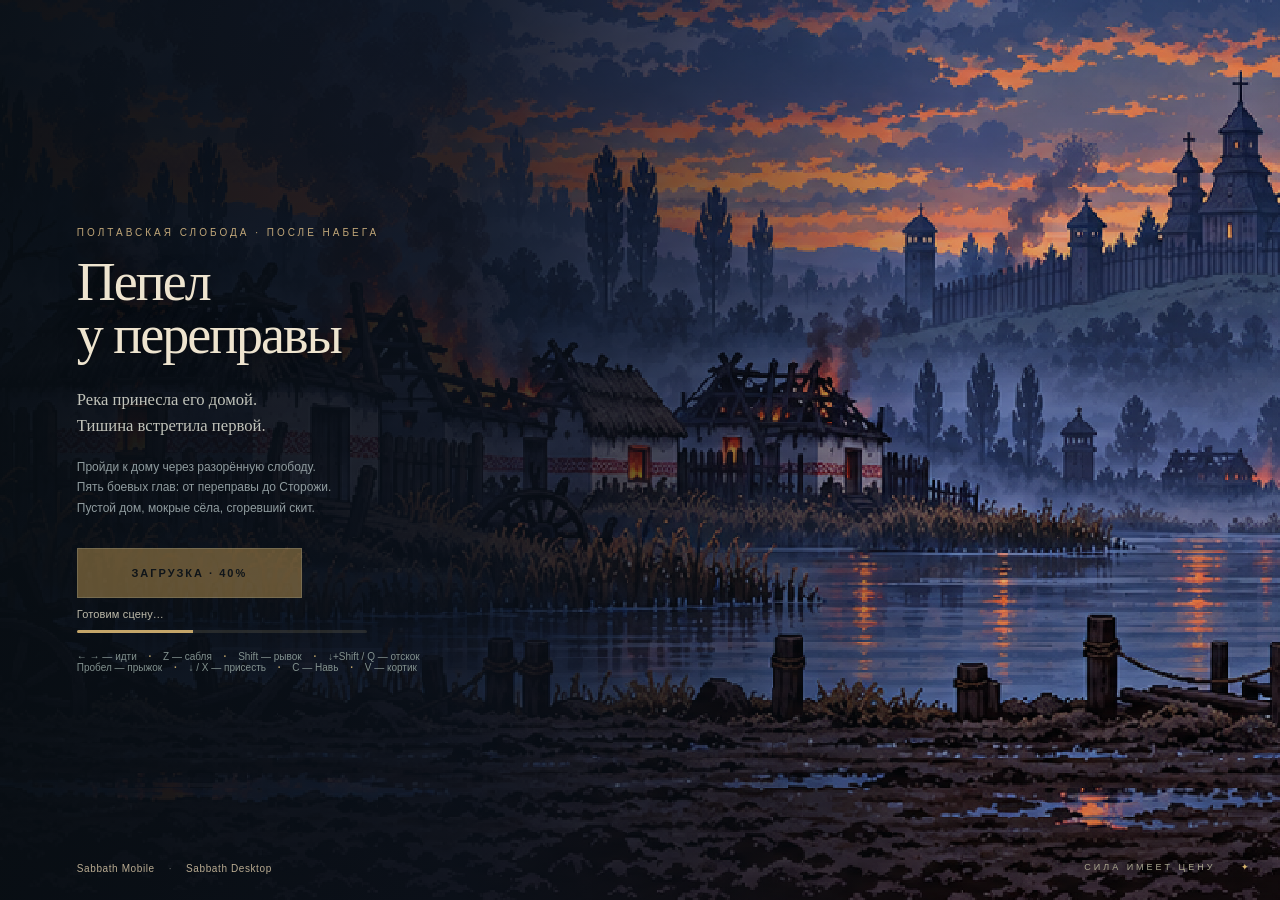
<file: app-2e24757c1499c27c2a9b8f99a66b7cda8d1e45476b36da9c4f628c79ae96df52.html>
<!doctype html>
<html lang="ru"><head><meta charset="utf-8"><meta name="viewport" content="width=device-width,initial-scale=1,maximum-scale=1,user-scalable=no,viewport-fit=cover"><meta name="theme-color" content="#0b1014"><meta name="apple-mobile-web-app-capable" content="yes"><meta name="apple-mobile-web-app-status-bar-style" content="black-translucent"><meta name="apple-mobile-web-app-title" content="Sabbath"><link rel="manifest" href="manifest.webmanifest"><link rel="apple-touch-icon" href="icons/icon-180.png"><link rel="icon" href="icons/icon-192.png"><title>Sabbath Mobile</title><style>*{box-sizing:border-box}html,body{margin:0;background:#0b1014;color:#e0d8c7;font-family:Georgia,serif}body{min-height:100vh;display:grid;place-items:center;background:radial-gradient(ellipse at 50% 10%,#22282b,transparent 65%),#090d10}button,a{-webkit-tap-highlight-color:transparent}button{cursor:pointer;color:inherit;font:11px Arial,sans-serif;letter-spacing:1.5px;border:1px solid #86735255;background:#141a1ac9;padding:13px 17px}button:hover{background:#aa824528;border-color:#b69961}button:focus-visible,a:focus-visible{outline:2px solid #e6c37d;outline-offset:3px}button:disabled{cursor:wait;opacity:.5}main{width:min(1440px,100%);padding:0 32px}header{height:105px;display:flex;align-items:center;gap:12px}.wordmark{color:#d5c3a0;font-size:30px;letter-spacing:8px;text-decoration:none}.wordmark span{font:8px Arial;letter-spacing:3px;display:block;margin-top:6px}.chapter{margin-left:auto;margin-right:28px;font:10px Arial;letter-spacing:2px;color:#89918e}.chapter i{font:italic 25px Georgia;color:#c7b185;margin-left:14px}#stage{position:relative;aspect-ratio:16/9;overflow:hidden;isolation:isolate;background:#111820;box-shadow:0 20px 80px #0008;border:1px solid #cbb77c25}canvas{display:block;width:100%;height:100%;image-rendering:pixelated;outline:none}.overlay{position:absolute;inset:0;display:flex;align-items:center;background:linear-gradient(90deg,#080e14f5 0%,#0a111bd9 36%,#0a111b20 75%);padding:6%}.intro-copy{max-width:620px}.eyebrow{font:10px Arial;letter-spacing:3px;color:#c0a678;margin-bottom:18px}h1{font-weight:400;font-size:clamp(36px,5.7vw,86px);line-height:.98;letter-spacing:-2px;margin:0 0 25px;color:#eee4cf;text-shadow:0 2px 20px #0008}p{font-size:clamp(13px,1.3vw,18px);line-height:1.6;color:#c1c3ba;margin:0 0 17px}.brief{font:12px/1.7 Arial;color:#8f9b9e;margin-bottom:30px}.primary{background:#b89351;color:#111718;border:1px solid #dec385;min-width:225px;letter-spacing:2px;padding:18px 24px;font-weight:bold}.primary:hover{background:#d0b271}.keys-preview{font:10px Arial;color:#82918e;margin-top:18px}.keys-preview b{margin:0 9px;color:#bea36a}.intro-note{position:absolute;right:28px;bottom:28px;font:9px Arial;letter-spacing:3px;color:#aaa78f}.intro-note span{margin-left:20px;color:#d8b56e}.center{text-align:center;justify-content:center;background:#091016dd;backdrop-filter:blur(3px)}h2{font-size:clamp(28px,4vw,52px);font-weight:400;margin:20px 0}.secondary{display:block;margin:18px auto 0;border:0;color:#acb5b4}#hud{position:absolute;inset:0;pointer-events:none;padding:26px;display:flex;align-items:flex-start;justify-content:space-between;font-family:Arial}.vitals{width:200px;background:#09111a66;padding:12px;border-left:2px solid #ac8e56}.name{font-size:10px;letter-spacing:3px;color:#dfc697}.name span{float:right;font-size:11px;letter-spacing:0}.bar{height:7px;background:#04080b;margin-top:9px;box-shadow:0 0 0 1px #b1a17f22}.bar i{height:100%;display:block;background:linear-gradient(90deg,#853e40,#cf7662);transition:width .12s;width:100%}.bar.nav{height:3px;margin-top:6px}.bar.nav i{width:0;background:#9383bb}small{display:block;font:8px Arial;letter-spacing:1.5px;margin-top:9px;color:#adb1aa}.objective{margin-right:48px;text-align:right}.objective>span{font-size:9px;letter-spacing:3px;color:#c0ae8c}.objective strong{display:block;font:30px Georgia;margin:5px 0;color:#e5d9bb}.objective em{font:17px Georgia;color:#899697}#pause{position:absolute;right:19px;top:22px;pointer-events:auto;padding:7px 10px}#caption{position:absolute;bottom:8%;left:15%;width:70%;text-align:center;font-size:clamp(13px,1.5vw,21px);color:#e0d3b4;text-shadow:0 2px 5px #000,0 1px 15px #000;pointer-events:none;transition:opacity .6s}#toast{position:absolute;top:22%;width:100%;text-align:center;font:10px Arial;letter-spacing:2px;color:#dfbd83;pointer-events:none}footer{display:flex;align-items:center;gap:16px;height:74px;font:10px Arial;color:#838e91}footer div{margin-left:auto;font-size:8px;letter-spacing:2px;color:#a59677}kbd{display:inline-block;padding:5px 6px;border:1px solid #76827c35;margin-right:3px;font:9px Arial;color:#c0c1b0;border-radius:2px}#touch{display:none}[hidden]{display:none!important}#stage:fullscreen{width:100vw;height:100vh;aspect-ratio:auto}#stage:fullscreen canvas{object-fit:contain;background:#080d11}@media(max-width:800px){main{padding:0 8px}header{height:70px}.wordmark{font-size:21px}.wordmark span{font-size:6px}.chapter{display:none}#sound{margin-left:auto}button{padding:10px}.brief{font-size:10px;margin-bottom:12px}h1{font-size:38px;margin-bottom:12px}.eyebrow{font-size:8px;margin-bottom:10px}.primary{min-width:170px;padding:12px;font-size:9px}.keys-preview,.intro-note{display:none}footer{gap:7px;flex-wrap:wrap;height:65px}footer div{display:none}#hud{padding:12px}.vitals{width:145px;padding:7px}.objective strong{font-size:23px}#caption{bottom:17%}#touch{position:absolute;bottom:8px;left:10px;right:10px;display:flex;gap:6px;pointer-events:auto}#touch span{flex:1}#touch button{padding:12px;background:#111b21b8;font-size:9px;touch-action:none}.overlay{z-index:5}}

.demonic .vitals{border-color:#b292e7}.demonic .name{color:#d5b3fb}.demonic .bar.nav i{background:#c4a0f1}#powertext{line-height:1.4}

#install-note{font:12px/1.5 Arial;color:#b9b5a7;display:flex;gap:20px;justify-content:space-between;padding:0 0 10px}#install-note details{max-width:350px}#install-note summary{cursor:pointer;color:#ddc28d}#rotate-hint{display:none}
@media(pointer:coarse){
html,body{overscroll-behavior:none}body{min-height:100dvh}main{padding:env(safe-area-inset-top) max(8px,env(safe-area-inset-right)) env(safe-area-inset-bottom) max(8px,env(safe-area-inset-left))}header{height:48px}.wordmark{font-size:19px}.wordmark span,.chapter,footer,#fullscreen{display:none}#sound{margin-left:auto;min-height:44px}#stage{touch-action:none;user-select:none;-webkit-user-select:none;-webkit-touch-callout:none;aspect-ratio:auto;height:calc(100dvh - 80px - env(safe-area-inset-top) - env(safe-area-inset-bottom));min-height:250px}canvas{height:calc(100% - 76px);object-fit:contain;background:#090e13}.overlay{bottom:76px;z-index:5;padding:3% 5%}.intro-copy p:not(.brief){display:none}.intro-copy h1{font-size:34px;margin:5px 0 9px}.brief{font-size:11px;margin-bottom:10px}.eyebrow{font-size:8px;margin-bottom:5px}.primary{min-height:44px;padding:12px 16px}.keys-preview,.intro-note{display:none}#hud{padding:8px}.vitals{width:145px;padding:6px}.objective{margin-right:50px}.objective small{display:none}.objective strong{font-size:23px;margin:2px}#pause{top:8px;right:8px;min-width:44px;min-height:44px}#caption{bottom:88px;font-size:12px}#toast{top:28%;font-size:10px;letter-spacing:.5px}#touch{display:flex;position:absolute;left:8px;right:8px;bottom:6px;gap:8px;height:62px;pointer-events:auto;align-items:center}#touch span{flex:1}#touch button{touch-action:none;min-width:56px;height:56px;padding:8px;font:10px Arial;letter-spacing:.5px;border-radius:12px;background:#19232e;border:1px solid #99846188;user-select:none;-webkit-user-select:none}#touch button[data-key="j"]{background:#a8874f;color:#090e13;min-width:76px;font-weight:bold}#touch button.held{background:#dcc089;color:#111;transform:translateY(2px)}#install-note{font-size:10px;padding:0 4px 5px}#install-note details{max-width:55%}
}
@media(pointer:coarse) and (orientation:portrait){#stage{height:60dvh;min-height:350px}canvas{height:calc(100% - 142px)}#touch{height:130px;display:grid;grid-template-columns:repeat(4,1fr);gap:7px}#touch span{display:none}#touch button{min-width:44px;width:100%}#touch button[data-key="a"],#touch button[data-key="d"]{grid-row:1 / 3;height:100%}#touch button[data-key="j"]{min-width:44px}#caption{bottom:150px}#hud .vitals{width:130px}#hud .objective{margin-right:43px}.objective>span{font-size:7px;letter-spacing:1px}.overlay{bottom:142px}.brief{display:none}#rotate-hint{display:block;padding:18px 8px;text-align:center;font:13px/1.5 Arial;color:#bdaf92}#install-note{padding:10px 0}}
@media(display-mode:standalone){#install-note details{display:none}}
main{min-width:0;max-width:100vw}#stage,canvas{min-width:0}
@media(pointer:coarse){body{display:block}main{width:100%;max-width:100%;}#install-note>*{min-width:0}}

/* Landscape phone: the world fills the viewport; controls float above it. */
@media (orientation:landscape){
 html,body{width:100%;height:100%;overflow:hidden;background:#090e13}
 main{padding:0;width:100%;height:100dvh;max-width:none}
 header{position:fixed;z-index:20;top:max(8px,env(safe-area-inset-top));right:calc(max(12px,env(safe-area-inset-right)) + 54px);height:36px;pointer-events:none}
 header .wordmark,header .chapter,#fullscreen,#install-note,#rotate-hint,footer{display:none}
 #sound{pointer-events:auto;min-height:36px;height:36px;padding:5px 8px;font-size:8px;letter-spacing:.5px;border-radius:18px;background:#0b14248c}
 #stage{position:fixed;inset:0;width:100%;height:100dvh;min-height:0;aspect-ratio:auto;border:0;box-shadow:none}
 #stage canvas{width:100%;height:100%;object-fit:fill}
 .overlay{inset:0;padding:5% max(6%,env(safe-area-inset-left));z-index:5}
 .intro-copy h1{font-size:clamp(32px,7vh,54px)}
 #hud{padding:max(10px,env(safe-area-inset-top)) max(14px,env(safe-area-inset-right)) 0 max(14px,env(safe-area-inset-left))}
 .vitals{width:144px;background:#09111a85;padding:7px}.name{font-size:9px}.bar{margin-top:6px}#powertext{font-size:7px;letter-spacing:.6px;margin-top:5px}
 .objective{margin-right:145px;background:#09111a70;padding:4px 8px;border-radius:8px}.objective>span{display:none}.objective strong{font-size:22px}
 #pause{top:max(8px,env(safe-area-inset-top));right:max(12px,env(safe-area-inset-right));border-radius:50%;width:36px;height:36px;min-height:36px;min-width:36px;padding:0;background:#0b14248c}
 #caption{bottom:13px;left:25%;width:50%;font-size:12px}#toast{top:24%;padding:0 20%;font-size:10px}
 #touch{position:absolute;inset:0;display:block;height:auto;pointer-events:none;background:none}
 #touch span{display:none}
 #touch button{position:absolute;pointer-events:auto;width:54px;min-width:54px;height:54px;min-height:54px;padding:0;border-radius:50%;border:1px solid #d8c59c80;background:#111b2a85;color:#eee3cf;font:8px Arial;letter-spacing:.2px;box-shadow:0 2px 12px #0004;backdrop-filter:blur(3px);-webkit-backdrop-filter:blur(3px)}
 #touch button[data-key="a"]{left:calc(max(18px,env(safe-area-inset-left)) + 0px);bottom:calc(max(16px,env(safe-area-inset-bottom)) + 8px);font-size:23px}
 #touch button[data-key="d"]{left:calc(max(18px,env(safe-area-inset-left)) + 66px);bottom:calc(max(16px,env(safe-area-inset-bottom)) + 8px);font-size:23px}
 #touch button[data-key="j"]{right:max(18px,env(safe-area-inset-right));bottom:calc(max(16px,env(safe-area-inset-bottom)) + 8px);width:62px;min-width:62px;height:62px;background:#9e784dad;color:#fff3d2;font-size:9px}
 #touch button[data-key=" "]{right:calc(max(18px,env(safe-area-inset-right)) + 8px);bottom:calc(max(16px,env(safe-area-inset-bottom)) + 82px)}
 #touch button[data-key="Shift"]{right:calc(max(18px,env(safe-area-inset-right)) + 76px);bottom:calc(max(16px,env(safe-area-inset-bottom)) + 12px)}
 #touch button[data-key="e"]{right:calc(max(18px,env(safe-area-inset-right)) + 76px);bottom:calc(max(16px,env(safe-area-inset-bottom)) + 82px);border-color:#b998e0aa;background:#38224880}
 #touch button.held{background:#d9bc82c9;color:#111;transform:scale(.94)}
}

@media(orientation:landscape){
 header{display:none}.objective{margin-right:48px;background:none}.vitals{background:none}#caption{bottom:12px}#stage{background:#090e13}
}
@media(orientation:portrait){
 html,body{height:100%;overflow:hidden}header,#stage,#install-note,footer{display:none!important}
 #rotate-hint{position:fixed;inset:0;z-index:50;display:flex;flex-direction:column;align-items:center;justify-content:center;padding:32px;text-align:center;background:linear-gradient(#08101bcc,#08101bef),var(--scene-background,none) center/cover;color:#dcc8a1}
 .rotate-brand{font:32px Georgia;letter-spacing:8px}.rotate-subtitle{font:18px Georgia;margin-top:12px;color:#b6af9f}.rotate-symbol{font:64px Georgia;margin:38px 0 20px;color:#b99461}#rotate-hint p{font:16px/1.5 Arial;max-width:270px;color:#dcc8a1}
}

/* Game gestures belong to the controls, never to page zoom or scrolling. */
html,body,#stage,#touch,canvas{touch-action:none;overscroll-behavior:none}
button{touch-action:manipulation}#touch button{touch-action:none}
@media(orientation:landscape){
 #touch{--edge:max(18px,env(safe-area-inset-right));--base:max(12px,env(safe-area-inset-bottom))}
 #touch button[data-key=" "]{right:calc(var(--edge) + 64px);bottom:calc(var(--base) + 128px)}
 #touch button[data-key="Shift"]{right:calc(var(--edge) + 128px);bottom:calc(var(--base) + 64px)}
 #touch button[data-key="j"]{right:var(--edge);bottom:calc(var(--base) + 60px)}
 #touch button[data-key="e"]{right:calc(var(--edge) + 64px);bottom:var(--base)}
}
@media(orientation:landscape){
 #touch button[data-key="a"],#touch button[data-key="d"]{width:64px;min-width:64px;height:64px;min-height:64px;font-size:27px}
 #touch button[data-key="d"]{left:calc(max(18px,env(safe-area-inset-left)) + 88px)}
}

#touch button.ready{box-shadow:0 0 17px #b288d766;border-color:#dbc2ff;background:#553574aa}

@media(orientation:landscape){#touch button[data-key="Shift"],#touch button[data-key=" "],#touch button[data-key="e"]{font-size:10px}#touch button[data-key="j"]{font-size:11px}}

@media(orientation:landscape){#touch button[data-key="x"]{right:calc(var(--edge) + 69px);bottom:calc(var(--base) + 69px);width:44px;min-width:44px;height:44px;min-height:44px;font-size:7px;border-style:dashed}}

/* Desktop uses the same combat, with a keyboard-first presentation. */
.desktop #touch{display:none!important}.desktop .keys-preview{display:block}.desktop .objective small{display:none}
.desktop .vitals{width:180px}.desktop .keys-preview{font-size:12px;line-height:1.8;max-width:430px}

#menu #sound{display:block;margin:14px auto 0;min-height:36px;height:36px;font-size:10px;padding:6px 14px}

.edition-links{position:absolute;left:max(6%,env(safe-area-inset-left));bottom:18px;display:flex;gap:14px;align-items:center;font:10px Arial;letter-spacing:.6px}.edition-links a{color:#b9ab91;text-decoration:none;padding:8px 0}.edition-links a:hover{color:#f2d8a4}.edition-links span{color:#6a6d6a}@media(max-height:400px){.edition-links{bottom:8px;font-size:9px}}

@media(orientation:portrait){.desktop #rotate-hint{display:none!important}.desktop header,.desktop footer{display:none!important}.desktop main{padding:0;width:100%;height:100dvh}.desktop #stage{display:block!important;position:fixed;left:0;top:50%;transform:translateY(-50%);width:100vw;height:56.25vw;min-height:0;border:0}.desktop #stage canvas{width:100%;height:100%;object-fit:fill}.desktop .overlay{inset:0;padding:4% 6%}.desktop h1{font-size:clamp(26px,5vw,45px)}.desktop .intro-copy p:not(.brief),.desktop .brief,.desktop .intro-note{display:none}.desktop .keys-preview{font-size:10px}.desktop #caption{bottom:10px}.desktop .edition-links{bottom:8px}}

@media(orientation:landscape){#touch button[data-key="q"]{left:calc(max(18px,env(safe-area-inset-left)) + 51px);bottom:calc(max(16px,env(safe-area-inset-bottom)) + 88px);width:50px;min-width:50px;height:50px;min-height:50px;font-size:9px;border-color:#b9c4c899;background:#23313b99}}

@media(orientation:landscape){#touch button[data-key="q"]{left:calc(max(18px,env(safe-area-inset-left)) + 7px)}#touch button[data-key="v"]{left:calc(max(18px,env(safe-area-inset-left)) + 95px);bottom:calc(max(16px,env(safe-area-inset-bottom)) + 88px);width:50px;min-width:50px;height:50px;min-height:50px;font-size:8px;border-color:#c1a66a99;background:#302a1e99}}

/* Left thumb controls: three equal targets, with a full target-width gap. */
@media(orientation:landscape){
 #touch{--move-size:72px;--move-left:max(18px,env(safe-area-inset-left));--move-bottom:calc(max(16px,env(safe-area-inset-bottom)) + 8px)}
 #touch button[data-key="a"],#touch button[data-key="q"],#touch button[data-key="d"]{width:var(--move-size);min-width:var(--move-size);height:var(--move-size);min-height:var(--move-size);bottom:var(--move-bottom)}
 #touch button[data-key="a"]{left:var(--move-left)}
 #touch button[data-key="q"]{left:calc(var(--move-left) + var(--move-size)*2);font-size:10px}
 #touch button[data-key="d"]{left:calc(var(--move-left) + var(--move-size)*4)}
 #touch button[data-key="v"]{left:calc(var(--move-left) + var(--move-size)*2.5 - 25px);bottom:calc(var(--move-bottom) + var(--move-size) + 18px)}
}
@media(orientation:landscape) and (max-width:600px){#touch{--move-size:64px}}


#story-copy{position:absolute;top:15%;left:26%;width:48%;z-index:3;text-align:center;pointer-events:none;text-shadow:0 2px 8px #000,0 0 25px #000;background:radial-gradient(ellipse,#070b1199,transparent 72%);padding:16px}
#story-title{font:10px Arial;letter-spacing:2.5px;color:#d6b988;margin-bottom:12px}#story-text{font:clamp(13px,2.2vh,19px)/1.5 Georgia;color:#eee3ca}
#interact-hint{position:absolute;z-index:4;left:50%;bottom:24px;transform:translateX(-50%);min-height:44px;border-radius:24px;background:#101820b8;font:10px Arial;letter-spacing:1px;border-color:#b59b6977;max-width:46%}
body[data-scene="house"] #hud .vitals,body[data-scene="house"] #hud .objective,body[data-scene="house"] #touch button[data-key="v"],body[data-scene="house"] #touch button[data-key="e"],body[data-scene="house"] #touch button[data-key="x"],body[data-scene="house"] #touch button[data-key=" "],body[data-scene="house"] #touch button[data-key="Shift"]{display:none}
body[data-scene="house"] #caption{bottom:84px}
#fresh-start{margin:10px 0 0;font:10px Arial;padding:5px 0;min-height:28px}#new-run{font-size:9px;opacity:.8}
@media(max-height:430px){#story-copy{top:10%;left:20%;width:60%;padding:6px}#story-title{margin-bottom:6px;font-size:9px}#interact-hint{bottom:18px;font-size:9px}}

body[data-scene="house"] #interact-hint{bottom:calc(max(16px,env(safe-area-inset-bottom)) + 108px)}
body[data-scene="house"] #caption{bottom:auto;top:12px}

body[data-scene="house"] #interact-hint{background:none;border:0;box-shadow:none;text-shadow:0 2px 6px #000,0 0 18px #000;color:#e7cea0}

#boss-hud{position:absolute;top:14px;left:50%;transform:translateX(-50%);width:clamp(180px,30vw,340px);text-align:center;color:#dbbe98;font:10px Arial;letter-spacing:1.8px;text-shadow:0 2px 4px #000}#boss-hud>div{height:5px;margin-top:7px;background:#100d12;box-shadow:0 0 0 1px #ae957544}#boss-health{height:100%;display:block;background:linear-gradient(90deg,#653542,#c17b5a);transition:width .12s}#endcopy{max-width:620px;margin:0 auto 17px}#menu>div{max-width:90%;}#continue-level{margin:10px auto 0}
@media(max-height:430px){#menu h2{font-size:27px;margin:10px 0}#endcopy{font-size:12px;line-height:1.5;max-width:480px}#menu .secondary{margin-top:8px;padding:6px}#boss-hud{top:11px;font-size:8px;letter-spacing:.8px}}

/* Safari can report a stale orientation query during a viewport rotation.
   The measured viewport also drives the portrait gate and pauses the game. */
body.phone-portrait{height:100%;overflow:hidden}
body.phone-portrait header,body.phone-portrait #stage,body.phone-portrait #install-note,body.phone-portrait footer{display:none!important}
body.phone-portrait #rotate-hint{position:fixed;inset:0;z-index:50;display:flex;flex-direction:column;align-items:center;justify-content:center;padding:32px;text-align:center;background:linear-gradient(#08101bcc,#08101bef),var(--scene-background,none) center/cover;color:#dcc8a1}
body.phone-portrait .rotate-brand{font:32px Georgia;letter-spacing:8px}
body.phone-portrait .rotate-subtitle{font:18px Georgia;margin-top:12px;color:#b6af9f}
body.phone-portrait .rotate-symbol{font:64px Georgia;margin:38px 0 20px;color:#b99461}
body.phone-portrait #rotate-hint p{font:16px/1.5 Arial;max-width:270px;color:#dcc8a1}

/* Preparation belongs to the title screen and disappears before play. */
#intro:not([hidden]) ~ #touch,#menu:not([hidden]) ~ #touch{display:none!important}
#load-status{max-width:290px;margin-top:9px;font:11px/1.45 Arial,sans-serif;color:#bdbaaa;letter-spacing:.15px}
#load-meter{height:3px;margin-top:7px;background:#dac28a22;overflow:hidden;border-radius:2px}
#load-fill{display:block;height:100%;width:0;background:#c4a569;transition:width .12s}
#load-status.failed{color:#dcc799}
#load-status.failed #load-meter{display:none}

/* Combat hints stay above the thumb controls, with no banner covering the scene. */
@media(orientation:landscape){body:not(.desktop):not([data-scene="house"]) #caption{top:clamp(80px,21vh,90px);bottom:auto;left:19%;width:62%;font:11px/1.35 Arial,sans-serif}}

@media(orientation:landscape){body:not(.desktop):not([data-scene="house"]) #toast{top:calc(clamp(80px,21vh,90px) + 40px);left:19%;width:62%;font:10px/1.3 Arial,sans-serif;letter-spacing:.5px}}
</style></head>
<body><script>
window.SABBATH_BUILD={release:"v26"};
if(location.pathname.endsWith('/desktop.html')){
 document.body.classList.add('desktop');document.title='Sabbath Desktop';
 document.querySelector('link[rel="manifest"]').setAttribute('href','desktop.webmanifest');
}
</script><main><header><a class="wordmark" href="./index.html">SABBATH<span>AMONG LIFE AND DEATH</span></a><div class="chapter">ИГРОВОЙ ЭТЮД <i>01</i></div><button id="fullscreen" aria-label="Полный экран">⛶</button></header>
<section id="stage" aria-label="Игра Sabbath"><canvas id="game" width="960" height="540" tabindex="0" aria-label="Игровое поле. Стрелки влево и вправо — движение, пробел — прыжок, Z — удар, Shift — рывок, C — Навь, стрелка вниз или X — присесть, Escape — пауза"></canvas>
<div id="hud" hidden><div class="vitals"><div class="name">ЯРОМІР <span id="hptext">100</span></div><div class="bar"><i id="health"></i></div><div class="bar nav"><i id="power"></i></div><small id="powertext">НАВЬ · C</small></div><div class="objective"><span id="area">ПРИСТАНЬ</span><strong id="kills">0 <em>/ 10</em></strong><small>УПЫРЕЙ УНИЧТОЖЕНО</small></div><div id="boss-hud" hidden><span id="boss-name">СОТНИК СТОРОЖИ</span><div><i id="boss-health"></i></div></div><button id="pause" aria-label="Пауза">Ⅱ</button></div>
<div id="story-copy" hidden><div id="story-title"></div><p id="story-text"></p></div><button id="interact-hint" hidden></button><div id="caption" role="status"></div><div id="toast" role="status"></div>
<div class="overlay" id="intro"><div class="intro-copy"><div class="eyebrow">ПОЛТАВСКАЯ СЛОБОДА · ПОСЛЕ НАБЕГА</div><h1>Пепел<br>у переправы</h1><p>Река принесла его домой.<br>Тишина встретила первой.</p><p class="brief">Пройди к дому через разорённую слободу.<br>Пять боевых глав: от переправы до Сторожи.<br>Пустой дом, мокрые сёла, сгоревший скит.</p><button class="primary" id="start" disabled>ЗАГРУЗКА · 0%</button><div id="load-status" role="status" aria-live="polite"><span id="load-copy">Готовим сцену…</span><div id="load-meter" role="progressbar" aria-label="Подготовка сцены" aria-valuemin="0" aria-valuemax="100" aria-valuenow="0"><i id="load-fill"></i></div></div><button id="fresh-start" class="secondary" hidden>НОВАЯ ИГРА</button><div class="keys-preview">← → — идти <b>·</b> Z — сабля <b>·</b> Shift — рывок <b>·</b> ↓+Shift / Q — отскок<br>Пробел — прыжок <b>·</b> ↓ / X — присесть <b>·</b> C — Навь <b>·</b> V — кортик</div></div><nav class="edition-links" aria-label="Вариант управления"><a href="mobile.html">Sabbath Mobile</a><span>·</span><a href="desktop.html">Sabbath Desktop</a></nav><div class="intro-note">СИЛА ИМЕЕТ ЦЕНУ <span>✦</span></div></div>
<div class="overlay center" id="menu" hidden><div><div class="eyebrow" id="endlabel">ПАУЗА</div><h2 id="endtitle">Тишина между ударами</h2><p id="endcopy"></p><button class="primary" id="continue-level" hidden>ПРОДОЛЖИТЬ ПУТЬ →</button><button class="primary" id="resume">ПРОДОЛЖИТЬ</button><button id="sound" aria-label="Включить звук">ЗВУК: ВЫКЛ</button><button class="secondary" id="new-run" hidden>С ПЕРЕПРАВЫ ЗАНОВО</button><button class="secondary" id="restart">НАЧАТЬ ЗАНОВО</button></div></div>
<div id="touch" aria-label="Сенсорное управление"><button aria-label="Идти влево" data-key="a">←</button><button aria-label="Идти вправо" data-key="d">→</button><button data-key="q" aria-label="Отскок назад">ОТСКОК</button><button data-key="v" aria-label="Бросить кортик">КОРТИК 3</button><span></span><button aria-label="Прыжок" data-key=" ">ПРЫЖОК</button><button data-key="Shift">РЫВОК</button><button data-key="j">САБЛЯ</button><button data-key="e">НАВЬ</button><button data-key="x" aria-label="Приседание — переключить" aria-pressed="false">ПРИСЕСТЬ</button></div>
</section><footer><span><kbd>←</kbd><kbd>→</kbd> движение</span><span><kbd>Пробел</kbd> прыжок</span><span><kbd>Z</kbd> сабля</span><span><kbd>Shift</kbd> рывок</span><span><kbd>C</kbd> Навь</span><span><kbd>Esc</kbd> пауза</span><div>ПЯТЬ ДОРОГ. ОДНА ПРОПАВШАЯ СЕМЬЯ.</div></footer><div id="rotate-hint"><div class="rotate-brand">SABBATH</div><div class="rotate-subtitle">Пепел у переправы</div><div class="rotate-symbol" aria-hidden="true">↻</div><p>Поверните телефон горизонтально</p></div></main><script>/* Five playable episodes; the house is a separate interlude after episode one. */
(function(root){
const chapters=[null,
 {scene:'riverside',barrels:[1640],name:'Пепел у переправы',exit:3750,xs:[570,850,1160,1550,1750,2020,2480,2720,3060,3390],types:['cutter','crawler','spitter','cutter','heavy','spitter','crawler','spitter','cutter','heavy'],gates:[[1350,[0,1,2]],[2200,[3,4,5]],[3530,[6,7,8,9]]],bounds:[[250,1280],[1430,2130],[2330,3460]],buried:[1,4,6,9],elite:[9,480],areas:['ПРИСТАНЬ','КОЛОДЕЦ','ДОРОГА ДОМОЙ'],intro:'Переправа занята. Следи за замахами — и бей в ответ.',captions:[[1380,'У колодца шевелится что-то тяжёлое.'],[2270,'Дом рядом. Здесь тени охотятся вместе.'],[3570,'Десять теней пали. За дверью — тишина.']]},
 {scene:'sich',barrels:[1730,2820],name:'За частоколом',exit:3430,xs:[480,860,1390,1590,1900,2440,2660,2850,3080],types:['cutter','gunner','crawler','cutter','gunner','crawler','gunner','heavy','gunner'],gates:[[1150,[0,1]],[2150,[2,3,4]],[3210,[5,6,7,8]]],bounds:[[270,1080],[1260,2070],[2260,3160]],buried:[2,5],elite:[7,420],areas:['БРАМА','МАЙДАН','ПОКРОВА'],intro:'Сечь молчит. У ворот ещё кто-то остался.',captions:[[1180,'На майдане некому поднять знамя.'],[2200,'За этой дверью ещё теплится лампадка.'],[3250,'Святого отця тут вже давно нема.']],outro:'Лампадка ещё горит. Семьи здесь нет. За Сечью дорога уходит в мокрые сёла.'},
 {scene:'villages',name:'Мокрая дорога',exit:3570,xs:[500,790,1050,1490,1740,1990,2480,2760,3040,3240],types:['lancer','cutter','spitter','gunner','lancer','crawler','lancer','spitter','gunner','heavy'],gates:[[1260,[0,1,2]],[2230,[3,4,5]],[3350,[6,7,8,9]]],bounds:[[250,1190],[1370,2150],[2350,3300]],buried:[5,9],elite:[9,440],areas:['МОКРЫЕ СЁЛА','СТАРЫЙ ТРАКТ','ОПУШКА'],intro:'Дождь смыл следы. Ставни закрываются перед ним.',captions:[[1300,'Копья держат дорогу. Не стой перед остриём.'],[2280,'В луже — его лицо. Почему оно кажется чужим?'],[3380,'За последним колодцем начинается лес.']],outro:'У колодца Параска сказала: «Я твою Златочку приймала. Не знаю, де вона зараз». Дальше — только лесная дорога.'},
 {scene:'skit',name:'Сгоревший скит',exit:3370,xs:[530,780,1010,1450,1720,1910,2440,2720,3010],types:['crawler','lancer','spitter','heavy','lancer','gunner','crawler','lancer','heavy'],gates:[[1180,[0,1,2]],[2140,[3,4,5]],[3160,[6,7,8]]],bounds:[[260,1110],[1300,2070],[2270,3100]],buried:[0,3,6],elite:[8,480],embers:[790,1660,2630],areas:['ЛЕСНОЙ СКИТ','ОБГОРЕЛЫЕ КЕЛЬИ','К СТОРОЖЕ'],intro:'Скит выгорел. Монахов нет. Даже кресты не уцелели.',captions:[[570,'УГЛИ: свет под ногами предупреждает о вспышке. Перепрыгни — или уведи врага в огонь.'],[1250,'«Бачиш, що він робить?» — только это сказал Голос.'],[2190,'Там, над деревьями, крепость его дедов. Чужие заняли её.']],outro:'За ночь костёр угас. На миг приснился тёплый солнечный круг. Утром Яромир уже не помнил сна. Сторожа ждала.'},
 {scene:'fortress',barrels:[940,1830],name:'Внешний двор Сторожи',exit:3590,xs:[460,760,1060,1510,1740,2010,2160,2980],types:['lancer','gunner','cutter','gunner','lancer','heavy','crawler','captain'],gates:[[1250,[0,1,2]],[2290,[3,4,5,6]],[3370,[7]]],bounds:[[250,1180],[1360,2210],[2400,3300]],buried:[],areas:['ВОРОТА','СТОЙЛА','ДВОР СОТНИКА'],intro:'Ворота открыты. Оставшиеся в стойлах не опустили оружия.',captions:[[1290,'Они видят одного козака. Почему же так боятся?'],[2320,'СОТНИК: пригнись под уколом, перепрыгни волну, уйди за спину от тяжёлого удара.'],[3410,'Внешний двор опустел. Палий ещё ждёт в цитадели.']]}
];
root.SabbathChapters=chapters;if(typeof module!=='undefined')module.exports=chapters;
})(typeof globalThis!=='undefined'?globalThis:window);
</script><script>/* Deterministic combat simulation: world coordinates, no renderer or network. */
(function(root){
'use strict';
const clamp=(v,a,b)=>Math.max(a,Math.min(b,v));
// The first shared horizontal/vertical contact, including entry through a roof.
function segmentEntry(x0,z0,x1,z1,left,right,bottom,top){
 let enter=0,exit=1;
 for(const [start,end,min,max] of [[x0,x1,left,right],[z0,z1,bottom,top]]){
  const delta=end-start;if(delta===0){if(start<min||start>max)return null;continue;}
  const a=(min-start)/delta,b=(max-start)/delta;enter=Math.max(enter,Math.min(a,b));exit=Math.min(exit,Math.max(a,b));if(enter>exit)return null;
 }
 return enter;
}
const CHAPTERS=typeof module!=='undefined'?require('./chapters.js'):root.SabbathChapters;
const killsBefore=chapter=>CHAPTERS.slice(1,chapter).reduce((sum,c)=>sum+c.types.length,0);
const BUTT={trigger:115,reach:105,height:120,windup:.70,active:.18,recover:1.10,damage:20};
const TYPES={
 cutter:{hp:144,speed:75,reach:76,windup:.60,recover:.80,damage:20},
 crawler:{hp:112,speed:91,reach:205,windup:.70,recover:1.05,damage:23},
 spitter:{hp:128,speed:52,reach:365,windup:.85,recover:1.5,damage:18},
 gunner:{hp:150,speed:58,reach:420,windup:1.05,recover:1.75,damage:22},
 heavy:{hp:300,speed:42,reach:112,windup:.95,recover:1.40,damage:34},
 lancer:{hp:180,speed:68,reach:165,windup:.85,recover:1.10,damage:25},
 captain:{hp:880,speed:62,reach:175,windup:1.05,recover:1.30,damage:29}
};
class SabbathGame{
 constructor(){this.reset()}
 reset(chapter=1,carry={}){
  this.chapter=Number.isInteger(chapter)&&CHAPTERS[chapter]?chapter:1;this.level=CHAPTERS[this.chapter];this.scene=this.level.scene;this.totalKills=carry.totalKills||0;
  this.viewWidth=this.viewWidth||960;this.mode='intro';this.time=carry.time||0;this.kills=0;this.cam=0;this.events=[];this.powerUses=0;this.combo=0;this.comboAge=0;this.shake=0;this.hitstop=0;this.projectiles=[];this.lastDamage=null;this.nextProjectile=0;this.attackTargets=new Set();this.attackBuffer=0;this.jumpBuffer=0;this.stats={hits:0,perfectDodges:0,parries:0,airHits:0,knifeHits:0,damageTaken:0};
  this.player={x:130,z:0,vz:0,hp:100,maxHp:100,nav:0,face:1,attack:0,cooldown:0,evade:0,evadeCd:0,evadeKind:'forward',evadeDir:1,evadeSpeed:590,inv:0,hurtTime:0,moving:false,power:0,transform:0,stride:0,landTime:0,counter:0,knives:3,throwCd:0,throwTime:0,throwPending:0,throwFacing:1,airAttack:false,lowAttack:false,crouching:false,attackHit:false};
  const cfg=this.level;this.gates=cfg.gates.map(([x,ids])=>[x,[...ids]]);
  this.enemies=cfg.types.map((type,i)=>({id:i,type,x:cfg.xs[i],z:0,hp:TYPES[type].hp,maxHp:TYPES[type].hp,heavy:['heavy','captain'].includes(type),bounds:[...cfg.bounds[this.gates.findIndex(g=>g[1].includes(i))]],phase:cfg.buried.includes(i)?'buried':'idle',timer:0,flash:0,face:-1,dead:false,death:0,spawnX:cfg.xs[i],attackNo:0,shotNo:0,staggerGuard:0,broken:0,walk:false,stride:0,hitPlayer:false,lockedFace:-1,move:'thrust'}));
  if(cfg.elite){const elite=this.enemies[cfg.elite[0]];elite.hp=elite.maxHp=cfg.elite[1];elite.elite=true;}
  this.barrels=(cfg.barrels||[]).map((x,id)=>({id,x,height:62,halfWidth:24,radius:132,phase:'idle',timer:0,duration:0,smoke:0}));
  this.exit=cfg.exit;this.markers=new Set();this.hazards=(cfg.embers||[]).map((x,i)=>({x,width:58,phase:'cooldown',timer:1.8+i*.75,hitPlayer:false,hitIds:new Set()}));
  if(carry.maxHp){this.player.maxHp=carry.maxHp;this.player.hp=clamp(carry.hp,1,carry.maxHp);this.powerUses=carry.powerUses||0;for(const key of Object.keys(this.stats))this.stats[key]=carry.stats?.[key]||0;}
 }
 start(){this.mode='playing';this.emit('caption',this.level.intro);}
 areaName(){const i=this.gates.findIndex(([x])=>this.player.x<=x);return this.level.areas[i<0?this.level.areas.length-1:i];}
 houseWidth(){return Math.max(1280,this.viewWidth)}
 houseScale(){return this.houseWidth()/1280}
 houseFocus(){
  const p=this.player,w=this.houseWidth(),items=[{id:'cradle',u:.13,title:'ОПРОКИНУТАЯ КОЛЫБЕЛЬ',text:'Пустая. Ни голоса, ни следа. Только рушник на полу.'},{id:'drawing',u:.25,title:'РИСУНОК НА СТЕНЕ',text:'Солнышко. Маленькая фигурка с косой. Здесь её рука ещё ничего не боялась.'},{id:'hearth',u:.47,title:'ОСТЫВШИЙ ОЧАГ',text:'Угли давно почернели. Никто не ждал его у огня.'},{id:'door',u:.89,title:'К СЕЧИ',text:''}];
  return items.map(item=>({...item,x:item.u*w})).filter(item=>Math.abs(item.x-p.x)<90*this.houseScale()).sort((a,b)=>Math.abs(a.x-p.x)-Math.abs(b.x-p.x))[0]||null;
 }
 openHouse(){
  this.scene='house';this.mode='house';this.kills=0;this.enemies=[];this.projectiles=[];this.barrels=[];this.hazards=[];this.hitstop=0;this.shake=0;this.attackBuffer=0;this.jumpBuffer=0;this.inspected=new Set();this.lastDamage=null;
  const p=this.player;for(const key of ['z','vz','attack','cooldown','evade','evadeCd','inv','hurtTime','power','transform','nav','counter','throwCd','throwTime','throwPending','landTime'])p[key]=0;p.crouching=false;p.moving=false;p.face=-1;p.x=this.houseWidth()*.82;this.cam=Math.max(0,this.houseWidth()-this.viewWidth);
  this.emit('house');this.emit('caption','Дверь открыта. В доме никто не ответил.');
 }
 enterHouse(){if(this.chapter!==1||this.mode!=='won')return false;this.totalKills+=this.kills;this.player.hp=this.player.maxHp;this.player.knives=3;this.openHouse();this.emit('checkpoint');return true}
 interact(){if(this.mode!=='house')return false;const item=this.houseFocus();if(!item)return false;if(item.id==='door'){const carry=this.checkpoint();this.reset(2,carry);this.emit('chapter');this.start();this.emit('checkpoint');}else{this.inspected.add(item.id);this.emit('inspect',item);}return true}
 tickHouse(dt,input){const p=this.player,axis=Number(!!input.right)-Number(!!input.left),before=p.x,scale=this.houseScale();p.moving=!!axis;if(axis)p.face=axis;p.x=clamp(p.x+axis*185*scale*dt,85*scale,this.houseWidth()-85*scale);p.moving=Math.abs(p.x-before)>.01;p.stride+=Math.abs(p.x-before)/(2.4*scale);this.cam+=(clamp(p.x-this.viewWidth*.45,0,this.houseWidth()-this.viewWidth)-this.cam)*Math.min(1,dt*4);}
 checkpoint(){const next=this.mode==='won'&&this.chapter>=2&&this.chapter<5;return{version:2,scene:this.scene==='house'?'house':CHAPTERS[this.chapter+(next?1:0)].scene,maxHp:this.player.maxHp,hp:next?this.player.maxHp:this.player.hp,totalKills:this.totalKills+(next?this.kills:0),time:this.time,powerUses:this.powerUses,stats:{...this.stats}}}
 advanceChapter(){if(this.mode!=='won'||this.chapter<2||this.chapter>=5)return false;const carry=this.checkpoint();this.reset(this.chapter+1,carry);this.emit('chapter');this.start();this.emit('checkpoint');return true}
 restoreCheckpoint(data){
  if(!data||![1,2].includes(data.version))return false;const chapter=data.scene==='house'?1:CHAPTERS.findIndex(c=>c?.scene===data.scene);
  if(chapter<1||data.scene==='riverside'||data.version===1&&!['house','sich'].includes(data.scene)||!Number.isFinite(data.maxHp)||data.maxHp<60||data.maxHp>100||!Number.isFinite(data.hp)||data.hp<=0||data.hp>data.maxHp||data.totalKills!==(data.scene==='house'?10:killsBefore(chapter))||!Number.isFinite(data.time)||data.time<0||data.time>1e7||!Number.isInteger(data.powerUses)||data.powerUses<0||data.powerUses>1000)return false;
  const stats={};for(const key of ['hits','perfectDodges','parries','airHits','knifeHits','damageTaken']){const n=data.stats?.[key];if(!Number.isFinite(n)||n<0||n>1e7)return false;stats[key]=n;}
  this.reset(chapter,{...data,stats});if(data.scene==='house')this.openHouse();else this.start();return true;
 }

 emit(type,data){this.events.push({type,data})}
 charge(amount){const p=this.player,was=p.nav>=100;p.nav=clamp(p.nav+amount,0,100);if(!was&&p.nav===100&&p.power===0)this.emit('toast','НАВЬ ПРОСНУЛАСЬ. НАЖМИ C — ПРЕВРАТИТЬСЯ.')}
 attack(){
  const p=this.player;if(this.mode!=='playing')return false;
  if(p.cooldown>0||p.evade>0||p.throwPending>0){this.attackBuffer=Math.max(.14,Math.min(.24,p.evade+.03));return false}
  p.throwTime=0;this.combo=this.comboAge<.95?this.combo%3+1:1;this.comboAge=0;
  p.counterAttack=p.counter>0;p.airAttack=p.z>0||p.vz>0;p.lowAttack=p.crouching&&!p.airAttack;p.attack=p.airAttack?.38:.34;p.cooldown=p.airAttack?.48:([0,.34,.39,.58][this.combo]);p.attackHit=false;p.attackFacing=p.face;this.attackTargets.clear();
  if(p.airAttack&&p.vz<=0)p.vz=Math.min(p.vz,-190);this.attackBuffer=0;this.emit('swing',p.airAttack?'air':this.combo);return true;
 }
 syncAttackStance(){
  const p=this.player;if(p.attack<=0)return;
  const airborne=p.z>0||p.vz>0,low=p.crouching&&!airborne;
  // A landing keeps an aerial cleave intact. A deliberate duck changes stance.
  if(p.airAttack&&!low)return;
  if(!p.airAttack&&p.lowAttack===low&&!airborne)return;
  // Redirect an uncommitted windup, never restart its timing or hit history.
  // Once active, defensive movement cancels the remaining blade instead.
  if(p.attack>.22){p.airAttack=airborne;p.lowAttack=low;}else p.attack=0;
 }
 resolveAttack(){
  const p=this.player;p.attackHit=true;const finisher=this.combo===3,reach=p.lowAttack?82:p.counterAttack?132:p.airAttack?104:finisher?120:104;let hits=0;
  for(const shot of this.projectiles){if(shot.dead||shot.friendly||shot.kind!=='spit'||Math.abs(shot.x-p.x)>reach||(shot.x-p.x)*p.attackFacing<-15||Math.abs(shot.z-(p.z+(p.lowAttack?24:55)))>(p.lowAttack?25:65))continue;shot.friendly=true;shot.vx=p.attackFacing*420;shot.life=1.4;shot.damage=40;shot.x=p.x+p.attackFacing*30;this.charge(10);this.stats.parries++;this.emit('parry',{x:shot.x,z:shot.z})}
  for(const e of this.enemies){if(e.dead||e.phase==='buried'||e.phase==='emerge'&&e.timer>.65||this.attackTargets.has(e.id)||Math.abs(e.x-p.x)>reach||(e.x-p.x)*p.attackFacing<-20||p.z>(p.airAttack?140:75))continue;
   const backBreak=e.heavy&&e.phase==='windup'&&e.broken===0&&(p.x-e.x)*e.lockedFace<-20;
   const armored=e.heavy&&e.phase==='windup'&&e.broken===0&&(p.x-e.x)*e.face>0;
   let damage=p.lowAttack?(e.type==='crawler'?46:23):p.airAttack?42:[0,25,31,48][this.combo];const breaking=p.airAttack||(!p.lowAttack&&finisher)||p.counter>0||backBreak;
   if(armored&&!breaking){damage*=.3;this.emit('armor',e.x)}
   if(e.phase==='recover'||e.broken>0)damage*=1.25;if(p.counter>0)damage*=1.7;if(p.power>0)damage*=1.5;
   if(armored&&breaking||backBreak){e.broken=1.4;this.emit('break',e.x)}
   this.attackTargets.add(e.id);this.damageEnemy(e,damage,{stagger:!armored||breaking,finisher:breaking});e.x+=p.attackFacing*(e.heavy?5:finisher?23:10);hits++;if(p.airAttack)this.stats.airHits++;
  }
  for(const b of this.barrels)if(b.phase==='idle'&&Math.abs(b.x-p.x)<=reach+b.halfWidth&&(b.x-p.x)*p.attackFacing>=-b.halfWidth&&p.z<=(p.airAttack?68:48))this.armBarrel(b,'sabre');
  if(hits){p.counter=0;this.stats.hits+=hits;this.charge(20*hits);this.hitstop=finisher?.065:.035;this.shake=finisher?3:1.5;this.emit('hit',hits)}
 }
 damageEnemy(e,d,options={}){
  if(e.dead)return;e.hp=Math.max(0,e.hp-d);e.flash=.14;this.emit('sparks',{x:e.x,heavy:e.heavy});
  if(e.hp<=0){e.dead=true;e.death=1;e.phase='dead';this.kills++;if(this.kills%3===0)this.player.knives=Math.min(3,this.player.knives+1);if(this.player.hp>0)this.player.hp=clamp(this.player.hp+2,0,this.player.maxHp);this.emit('kill',e.x)}
  else if(options.stagger!==false&&e.phase!=='strike'&&(!e.heavy||options.finisher)&&(e.staggerGuard<=0||options.finisher)){e.phase='hurt';e.volley=0;e.waveEcho=0;e.timer=options.finisher?.42:.18;e.staggerGuard=1.1}
 }
 dodge(kind='forward'){
  const p=this.player;if(this.mode!=='playing'||p.evadeCd>0||p.attack>.22||(kind==='back'&&p.z>0))return false;
  const threat=this.enemies.some(e=>!e.dead&&e.phase==='windup'&&e.timer<.25&&!(e.type==='lancer'&&e.move==='thrust'&&p.crouching)&&!(e.type==='captain'&&e.move==='thrust'&&p.crouching)&&(p.x-e.x)*e.lockedFace>=-24&&(e.type==='gunner'&&e.move==='butt'?p.z<BUTT.height&&Math.abs(e.x-p.x)<BUTT.reach:Math.abs(e.x-p.x)<TYPES[e.type].reach+35))||this.projectiles.some(s=>!s.dead&&!s.friendly&&Math.abs(s.x-p.x)<95&&s.vx*(p.x-s.x)>0&&(s.kind==='wave'?p.z<35:Math.abs(s.z-(p.z+(p.crouching?26:52)))<(p.crouching?26:39)))||this.barrels.some(b=>b.phase==='fuse'&&b.timer<.20&&Math.abs(b.x-p.x)<=b.radius&&p.z<68);
  this.cancelThrow();p.crouching=false;p.landTime=0;p.evadeKind=kind;p.evadeDir=p.face*(kind==='back'?-1:1);p.evadeSpeed=kind==='back'?360:590;p.evade=kind==='back'?.18:.23;p.evadeCd=kind==='back'?.48:.70;p.inv=kind==='back'?.13:.26;p.attack=0;p.cooldown=Math.min(p.cooldown,.14);
  if(threat){p.counter=1.6;this.charge(25);this.stats.perfectDodges++;this.emit('perfect',p.x)}this.emit('dodge',kind);return true;
 }
 jump(){const p=this.player;if(this.mode!=='playing')return false;if(p.z===0&&p.vz<=0){p.crouching=false;p.landTime=0;p.vz=450;this.syncAttackStance();this.jumpBuffer=0;this.emit('jump');return true}this.jumpBuffer=.12;return false}
 knife(){const p=this.player;if(this.mode!=='playing'||p.throwCd>0||p.knives<=0||p.evade>0||p.attack>.22)return false;p.knives--;p.throwCd=.65;p.throwTime=.30;p.throwPending=.10;p.throwFacing=p.face;return true}
 releaseKnife(){const p=this.player;this.projectiles.push({id:this.nextProjectile++,kind:'dagger',friendly:true,x:p.x+p.throwFacing*34,z:p.z+(p.crouching?30:83),vx:p.throwFacing*700,vz:30,life:.8,damage:55,dead:false});this.emit('throw',p.x)}
 cancelThrow(){const p=this.player;if(p.throwPending>0)p.knives=Math.min(3,p.knives+1);p.throwPending=0;p.throwTime=0}

 power(){const p=this.player;if(this.mode!=='playing'||p.nav<100||p.power>0)return false;p.nav=0;p.power=8;p.transform=.65;p.maxHp=Math.max(60,p.maxHp-8);p.hp=Math.min(p.hp,p.maxHp);this.powerUses++;this.shake=2;this.emit('power');this.emit('caption','Навь в крови. Не останавливайся.');return true}

 hurt(d,source={}){
  const p=this.player;if(p.inv>0||this.mode!=='playing')return false;const before=p.hp;p.hp=Math.max(0,p.hp-d);
  const side=source.direction?-Math.sign(source.direction):Math.sign((source.x??p.x+p.face)-p.x)||p.face;
  this.lastDamage={poseUntil:.18,kind:source.kind||'melee',enemyType:source.enemyType||null,move:source.move||null,low:!!source.low,side,x:p.x+side*14,z:source.z??p.z+(p.crouching?26:60),damage:before-p.hp};
  p.hurtTime=.18;p.inv=.62;p.attack=0;this.cancelThrow();this.attackBuffer=0;this.shake=4;this.combo=0;this.stats.damageTaken+=d;this.emit('hurt',{...this.lastDamage});if(p.hp===0){this.mode='dead';this.emit('dead')}return true;
 }
 deathAdvice(){
  const h=this.lastDamage;if(!h)return 'Перед ударом враг готовит замах. Уйди рывком и ответь, пока он восстанавливается.';
  if(h.kind==='ember')return 'Угли под ногами. Свет предупреждает о вспышке: перепрыгни огонь или выйди из него.';
  if(h.kind==='blast')return 'Пороховой взрыв. Выйди за светлый круг или прыгни перед взрывом. Приседание не защищает.';
  if(h.kind==='wave')return 'Волна по земле. Перепрыгни её; приседание от волны не защищает.';
  if(h.kind==='lead')return h.low?'Низкий выстрел. Перепрыгни линию прицела или пройди её рывком.':'Высокий выстрел. Присядь под линией прицела; кортик прерывает подготовку.';
  if(h.kind==='spit')return 'Сгусток Нави. Присядь под ним или отбей его саблей.';
  if(h.enemyType==='gunner'&&h.move==='butt')return 'Удар прикладом. Отскочи или проскочи за спину во время замаха. Приседание не спасает.';
  if(['lancer','captain'].includes(h.enemyType))return h.move==='thrust'?'Высокий укол. Присядь под остриём и ответь низким ударом.':h.move==='sweep'?'Подсечка копьём. Перепрыгни остриё и ударь сверху.':'Тяжёлый удар сверху. Пройди рывком за спину, пока оружие поднято.';
  if(h.enemyType==='crawler')return 'Бросок ползуна. Перепрыгни его и ударь сверху.';
  if(h.enemyType==='heavy')return 'Удар утопленника. Отскочи от топора; следующую волну перепрыгни.';
  return 'Рубящий удар. Уйди рывком на замахе и бей во время восстановления.';
 }
 spawnShot(e,kind,direction){if(kind==='lead'){this.projectiles.push({id:this.nextProjectile++,kind,x:e.x+direction*85,z:e.shotLow?48:88,vx:direction*510,life:1.25,damage:22,dead:false});this.emit('gunshot',{x:e.x+direction*85,z:e.shotLow?48:88,face:direction});return;}this.projectiles.push({id:this.nextProjectile++,kind,x:e.x+direction*30,z:kind==='wave'?8:82,vx:direction*(kind==='wave'?240:210),life:kind==='wave'?1.15:2.8,damage:kind==='wave'?25:18,dead:false});}
 beginEnemy(e){if(['lancer','captain'].includes(e.type)){this.beginGuard(e);return;}const cfg=TYPES[e.type];
  if(e.type==='gunner'){e.move=Math.abs(this.player.x-e.x)<BUTT.trigger?'butt':'shot';e.volley=0;if(e.move==='shot')e.shotNo=(e.shotNo||0)+1;}
  const butt=e.type==='gunner'&&e.move==='butt';e.phase='windup';e.timer=(butt?BUTT.windup:cfg.windup)*(e.enraged?.75:1);e.windupDuration=e.timer;e.lockedFace=e.face;e.attackNo++;e.shotLow=e.type==='gunner'&&!butt&&e.shotNo%2===0;e.walk=false;e.hitPlayer=false;this.emit('warning',{x:e.x,type:e.type,move:e.move,low:!!e.shotLow,enraged:!!e.enraged});
  const marker=butt?'gunner-butt':e.type;if(!this.markers.has(marker)){this.markers.add(marker);const tips={'gunner-butt':'ПРИКЛАД: отскочи или зайди за спину.',gunner:'СТРЕЛОК: высокий выстрел — присядь; низкий — прыгни. Кортик сбивает прицел.',cutter:'Вспышка перед ударом. Рывок в последний момент усиливает ответ.',crawler:'ПОЛЗУН: низкий бросок. Перепрыгни и ударь сверху.',spitter:'ПЛЕВУН: присядь под сгустком или отбей его саблей.',heavy:'УТОПЛЕННИК: перепрыгни волну. После удара он уязвим.'};this.emit('caption',tips[marker])}
 }
 beginGuard(e){
  const captain=e.type==='captain';e.move=captain?(e.enraged?['wave','thrust','slam','wave']:['thrust','slam','wave'])[e.attackNo%(e.enraged?4:3)]:(e.attackNo%2?'sweep':'thrust');e.attackNo++;e.lockedFace=e.face;e.phase='windup';e.hitPlayer=false;e.walk=false;
  e.timer=(captain?(e.move==='slam'?1.1:e.move==='wave'?1.05:.85):.85)*(e.enraged?.88:1);this.emit('warning',{x:e.x,type:e.type,move:e.move,low:!!e.shotLow,enraged:!!e.enraged});
  if(!this.markers.has(e.type)){this.markers.add(e.type);this.emit('caption',captain?'СОТНИК: укол — вниз; волна — прыжок; замах сверху — рывок за спину.':'КОПЕЙЩИК: под высоким уколом присядь. Низкий подсек — перепрыгни.');}
 }
 tickGuard(e,dt){
  const p=this.player,cfg=TYPES[e.type],captain=e.type==='captain';e.flash=Math.max(0,e.flash-dt);e.broken=Math.max(0,e.broken-dt);e.staggerGuard=Math.max(0,e.staggerGuard-dt);e.walk=false;
  if(e.dead){e.death=Math.max(0,e.death-dt*.8);e.waveEcho=0;return;}
  if(captain&&!e.enraged&&e.hp<e.maxHp*.5){e.enraged=true;this.emit('caption','СОТНИК СБРОСИЛ ОСТОРОЖНОСТЬ. После первой волны придёт вторая.');}
  if(e.waveEcho>0){e.waveEcho-=dt;if(e.waveEcho<=0){this.spawnShot(e,'wave',-1);this.spawnShot(e,'wave',1);this.emit('enemyStrike',{x:e.x,heavy:true,type:e.type});}}
  e.timer-=dt;if(!['windup','strike'].includes(e.phase))e.face=e.x>p.x?-1:1;
  if(e.phase==='hurt'){if(e.timer<=0){e.phase='recover';e.timer=.4;}return;}
  if(e.phase==='windup'&&e.timer<=0){e.phase='strike';e.timer=e.move==='thrust'?.30:.20;e.face=e.lockedFace;
   if(e.move==='wave'){this.spawnShot(e,'wave',-1);this.spawnShot(e,'wave',1);if(e.enraged)e.waveEcho=.5;}
   if(e.move==='slam'||e.move==='sweep')this.strikeBarrels(e,e.move==='slam'?125:145);
   this.emit('enemyStrike',{x:e.x,heavy:captain,type:e.type});
  }
  if(e.phase==='strike'){
   if(e.move==='thrust')e.x+=e.lockedFace*(captain?225:210)*dt;
   const front=(p.x-e.x)*e.lockedFace>=-20,range=e.move==='slam'?125:145;
   const vertical=e.move==='thrust'?Math.abs(83-(p.z+(p.crouching?26:52)))<(p.crouching?26:39):e.move==='sweep'?p.z<38:p.z<145;
   if(e.move!=='wave'&&!e.hitPlayer&&front&&Math.abs(p.x-e.x)<range&&vertical){this.hurt(cfg.damage+(e.move==='slam'?5:0),{x:e.x,enemyType:e.type,move:e.move});e.hitPlayer=true;}
   if(e.timer<=0){e.phase='recover';e.timer=captain?(e.move==='slam'?1.55:e.move==='wave'?1.35:1.25):1.10;}return;
  }
  if(e.phase==='recover'){if(e.timer<=0)e.phase='idle';else return;}
  const distance=Math.abs(p.x-e.x);if(e.phase!=='idle'||distance>470)return;
  const onScreen=e.x>=this.cam+24&&e.x<=this.cam+this.viewWidth-24;
  if(distance>cfg.reach-14||!onScreen){e.x+=e.face*cfg.speed*dt;e.walk=true;}else if(this.enemies.filter(n=>!n.dead&&['windup','strike'].includes(n.phase)).length<2)this.beginGuard(e);
 }
 tickHazards(dt){
  const p=this.player;for(const h of this.hazards){const visible=h.x>=this.cam-60&&h.x<=this.cam+this.viewWidth+60&&Math.abs(h.x-p.x)<420;
   if(!visible){h.phase='cooldown';h.timer=Math.max(h.timer,1.5);continue;}
   h.timer-=dt;
   if(h.phase==='cooldown'&&h.timer<=0){h.phase='warning';h.timer=1.15;h.hitPlayer=false;h.hitIds.clear();this.emit('emberWarning',h.x);}
   else if(h.phase==='warning'&&h.timer<=0){h.phase='active';h.timer=.55;this.emit('emberBurst',h.x);}
   else if(h.phase==='active'){
    if(!h.hitPlayer&&Math.abs(p.x-h.x)<h.width&&p.z<38){this.hurt(23,{kind:'ember',x:h.x,z:12});h.hitPlayer=true;}
    if(this.mode!=='playing')return;
    for(const e of this.enemies)if(!e.dead&&!['buried','emerge'].includes(e.phase)&&!h.hitIds.has(e.id)&&Math.abs(e.x-h.x)<h.width+16){h.hitIds.add(e.id);this.damageEnemy(e,65,{stagger:false});}
    if(h.timer<=0){h.phase='cooldown';h.timer=4.2;}
   }
  }
 }
 armBarrel(b,source='sabre',duration=1.15){
  if(this.mode!=='playing'||b.phase!=='idle')return false;
  b.phase='fuse';b.timer=b.duration=duration;b.source=source;this.emit('barrelFuse',{x:b.x,duration});
  if(!this.markers.has('powderFuse')){this.markers.add('powderFuse');this.emit('caption','ПОРОХ! За круг — или прыгай.');}return true;
 }
 strikeBarrels(e,reach){for(const b of this.barrels)if(b.phase==='idle'&&Math.abs(b.x-e.x)<=reach+b.halfWidth&&(b.x-e.x)*e.lockedFace>=-b.halfWidth)this.armBarrel(b,'enemy');}
 detonateBarrel(b){
  if(b.phase!=='fuse')return;b.phase='burst';b.timer=.34;b.smoke=3;const p=this.player;
  // Both sides take the same blast. A dead player cannot be revived by its kills.
  if(Math.abs(p.x-b.x)<=b.radius&&p.z<68)this.hurt(30,{kind:'blast',x:b.x,z:35});
  for(const e of this.enemies)if(!e.dead&&!['buried','emerge'].includes(e.phase)&&Math.abs(e.x-b.x)<=b.radius){e.broken=1.4;this.damageEnemy(e,165,{stagger:true,finisher:true});}
  for(const other of this.barrels)if(other!==b&&Math.abs(other.x-b.x)<=b.radius+other.halfWidth)this.armBarrel(other,'chain',.70);
  if(b.x>=this.cam-80&&b.x<=this.cam+this.viewWidth+80){this.shake=Math.max(this.shake,5);this.hitstop=Math.max(this.hitstop,.045);}this.emit('barrelBlast',{x:b.x,radius:b.radius});
 }
 tickBarrels(dt){
  const due=[];for(const b of this.barrels){b.smoke=Math.max(0,b.smoke-dt);if(b.phase==='fuse'){b.timer-=dt;if(b.timer<=0)due.push(b);}else if(b.phase==='burst'){b.timer-=dt;if(b.timer<=0)b.phase='spent';}}
  for(const b of due)this.detonateBarrel(b);
  if(!this.markers.has('powder')&&this.barrels.some(b=>b.phase==='idle'&&Math.abs(b.x-this.player.x)<260)&&!this.enemies.some(e=>!e.dead&&Math.abs(e.x-this.player.x)<160)){this.markers.add('powder');this.emit('caption','ПОРОХ: ударь и отойди. Присед + кортик — поджечь издали.');}
 }
 tickProjectiles(dt){
  if(dt<=0)return;
  const p=this.player;for(const s of this.projectiles){if(s.dead)continue;const step=Math.min(dt,Math.max(0,s.life));if(step===0||s.kind==='dagger'&&s.z<6){s.dead=true;continue;}const old=s.x,oldZ=s.z;s.x+=s.vx*step;s.life-=dt;if(s.kind==='dagger'){s.z+=s.vz*step-190*step*step;s.vz-=380*step;}
   const targets=[];
   const add=(kind,target,radius,bottom,top)=>{const t=segmentEntry(old,oldZ,s.x,s.z,target.x-radius,target.x+radius,Math.max(bottom,s.kind==='dagger'?6:-Infinity),top);if(t!==null)targets.push({kind,target,t});};
   if(s.friendly){for(const e of this.enemies)if(!e.dead&&e.phase!=='buried'&&!(e.phase==='emerge'&&e.timer>.65))add('enemy',e,20,0,e.heavy?160:e.type==='crawler'?82:140);}
   else if(s.kind==='wave'){if(p.z<35)add('player',p,19,-Infinity,Infinity);}
   else{const center=p.z+(p.crouching?26:52),half=p.crouching?26:39;add('player',p,19,center-half,center+half);}
   if(s.kind!=='wave')for(const b of this.barrels)if(b.phase==='idle'||b.phase==='fuse')add('barrel',b,b.halfWidth,0,b.height);
   targets.sort((a,b)=>a.t-b.t||Number(a.kind!=='barrel')-Number(b.kind!=='barrel'));const hit=targets[0];
   if(hit){s.dead=true;if(hit.kind==='barrel')this.armBarrel(hit.target,'shot');else if(hit.kind==='player')this.hurt(s.damage,{kind:s.kind,direction:s.vx,low:s.z<70,z:oldZ+(s.z-oldZ)*hit.t});else{if(s.kind==='dagger')this.stats.knifeHits++;this.damageEnemy(hit.target,s.damage,{stagger:true});this.emit('reflectedHit',hit.target.x);}}
   if(s.life<=0||s.kind==='dagger'&&s.z<6)s.dead=true;
  }this.projectiles=this.projectiles.filter(s=>!s.dead);
 }
 tickEnemy(e,dt){
  if(['lancer','captain'].includes(e.type)){this.tickGuard(e,dt);return;}
  const p=this.player,cfg=TYPES[e.type];if(e.phase==='buried'){if(Math.abs(e.x-p.x)<430){e.phase='emerge';e.timer=1.1;this.emit('rise',{x:e.x,heavy:e.heavy})}return}if(e.phase==='emerge'){e.timer-=dt;if(e.timer<=0){e.phase='idle';e.timer=0}return}e.flash=Math.max(0,e.flash-dt);e.broken=Math.max(0,e.broken-dt);e.staggerGuard=Math.max(0,(e.staggerGuard||0)-dt);if(e.elite&&!e.enraged&&e.hp<e.maxHp*.5){e.enraged=true;this.emit('caption','СТРАЖ ЯРОСТЕН. Второй удар следует сразу.');}e.walk=false;if(e.dead){e.death=Math.max(0,e.death-dt*.8);return}
  const dist=Math.abs(e.x-p.x);e.timer-=dt;if(e.echo>0){e.echo-=dt;if(e.echo<=0){this.spawnShot(e,'wave',-1);this.spawnShot(e,'wave',1);this.emit('enemyStrike',{x:e.x,heavy:true,type:'heavy'})}}if(e.phase!=='windup'&&e.phase!=='strike')e.face=e.x>p.x?-1:1;
  if(e.volley>0){e.volley-=dt;if(e.volley<=0)this.spawnShot(e,'lead',e.lockedFace);}
  if(e.phase==='hurt'){if(e.timer<=0){e.phase='recover';e.timer=.3}return}
  if(e.phase==='windup'&&e.timer<=0){e.phase='strike';e.timer=e.type==='crawler'?.40:e.type==='gunner'&&e.move==='butt'?BUTT.active:.18;e.face=e.lockedFace;
   if(e.type==='gunner'&&e.move!=='butt'){this.spawnShot(e,'lead',e.face);e.volley=.18;e.timer=.32;}
   if(e.type==='spitter')this.spawnShot(e,'spit',e.face);
   if(e.heavy){this.spawnShot(e,'wave',-1);this.spawnShot(e,'wave',1);if(e.enraged)e.echo=.38}
   if(e.heavy||e.type==='cutter')this.strikeBarrels(e,cfg.reach);
   this.emit('enemyStrike',{x:e.x,heavy:e.heavy,type:e.type});
  }
  if(e.phase==='strike'){
   if(e.type==='crawler')e.x+=e.lockedFace*395*dt;
   const butt=e.type==='gunner'&&e.move==='butt',front=(p.x-e.x)*e.lockedFace>=-24,range=butt?BUTT.reach:e.type==='crawler'?57:cfg.reach;
   if((butt||!['spitter','gunner'].includes(e.type))&&!e.hitPlayer&&Math.abs(p.x-e.x)<range&&front&&p.z<(butt?BUTT.height:e.type==='crawler'?42:70)){this.hurt(butt?BUTT.damage:cfg.damage,{x:e.x,enemyType:e.type,move:e.move});e.hitPlayer=true}
   if(e.timer<=0){e.phase='recover';e.timer=butt?BUTT.recover:cfg.recover}return;
  }
  if(e.phase==='recover'){if(e.timer<=0)e.phase='idle';else return}
  if(e.phase!=='idle'||dist>470)return;
  const onScreen=e.x>=this.cam+24&&e.x<=this.cam+this.viewWidth-24;
  const active=this.enemies.filter(n=>!n.dead&&(n.phase==='windup'||n.phase==='strike')).length;
  if(e.type==='gunner'&&dist<BUTT.trigger&&onScreen){if(active<2)this.beginEnemy(e);return;}
  if(['spitter','gunner'].includes(e.type)&&dist<180&&onScreen){const retreat=clamp(e.x-e.face*cfg.speed*.8*dt,...e.bounds);if(Math.abs(retreat-e.x)>.001){e.x=retreat;e.walk=true;return;}}
  if(dist>cfg.reach-14||!onScreen){e.x+=e.face*cfg.speed*dt;e.walk=true}else if(active<2)this.beginEnemy(e);
 }
 tick(dt,input={}){
  dt=clamp(dt,0,.05);if(this.mode==='house'){this.tickHouse(dt,input);return;}if(this.mode!=='playing')return;const p=this.player;
  p.crouching=!!input.crouch&&p.z===0&&p.vz<=0&&p.evade===0;this.syncAttackStance();
  if(this.hitstop>0){this.hitstop=Math.max(0,this.hitstop-dt);return}
  this.time+=dt;this.comboAge+=dt;if(p.transform>0){p.transform=Math.max(0,p.transform-dt);if(p.transform===0)this.emit('transformed');}
  this.shake=Math.max(0,this.shake-dt*15);for(const k of ['attack','cooldown','evade','evadeCd','inv','hurtTime','power','counter','throwCd','throwTime','landTime'])p[k]=Math.max(0,p[k]-dt);
  if(p.throwPending>0){p.throwPending=Math.max(0,p.throwPending-dt);if(p.throwPending===0)this.releaseKnife();}
  if(p.attack>.08&&p.attack<=.22)this.resolveAttack();
  const axis=(input.right?1:0)-(input.left?1:0),beforeX=p.x;p.moving=!!axis&&p.attack<.12;
  if(axis&&p.evade<=0&&p.attack<=0&&p.throwTime===0)p.face=axis;
  if(p.evade>0){p.x+=p.evadeDir*p.evadeSpeed*dt;if(p.evadeKind==='back'){for(const e of this.enemies){if(e.dead||e.phase==='buried'||e.phase==='emerge')continue;const side=Math.sign(e.x-beforeX),radius=e.heavy?42:28;if(side===p.evadeDir&&(e.x-p.x)*side<radius&&Math.abs(e.x-beforeX)<radius+p.evadeSpeed*dt+1)p.x=e.x-side*radius;}}}else if(p.moving)p.x+=axis*(p.crouching?62:p.power>0?190:158)*dt;
  if(axis&&p.evade===0&&p.z<35){for(const e of this.enemies){if(e.dead||e.phase==='strike'||e.phase==='buried'||e.phase==='emerge')continue;const side=Math.sign(e.x-beforeX),radius=e.heavy?42:28;if(side===axis&&(e.x-p.x)*side<radius&&Math.abs(e.x-beforeX)<radius+20)p.x=e.x-side*radius;}}
  p.x=clamp(p.x,40,this.exit+60);
  const airborne=p.z>0;p.vz-=1100*dt;p.z=Math.max(0,p.z+p.vz*dt);if(p.z===0){p.vz=0;if(airborne){p.landTime=.12;this.emit('land',p.x);if(this.jumpBuffer>0)this.jump()}}this.jumpBuffer=Math.max(0,this.jumpBuffer-dt);
  if(input.attack||(this.attackBuffer>0&&p.cooldown===0))this.attack();this.attackBuffer=Math.max(0,this.attackBuffer-dt);
  for(const e of this.enemies){const before=e.x;this.tickEnemy(e,dt);if(!e.dead){e.x=clamp(e.x,...e.bounds);}if(e.walk){const distance=Math.abs(e.x-before);e.stride=(e.stride||0)+distance;e.walk=distance>.001;}}
  this.tickHazards(dt);this.tickBarrels(dt);
  // Keep silhouettes separate, except during a committed lunge.
  for(let i=0;i<this.enemies.length;i++)for(let j=i+1;j<this.enemies.length;j++){const a=this.enemies[i],b=this.enemies[j];if(a.dead||b.dead||['strike','buried','emerge'].includes(a.phase)||['strike','buried','emerge'].includes(b.phase))continue;const d=b.x-a.x;if(Math.abs(d)<38){const push=(38-Math.abs(d))*dt*3,sign=d<0?-1:1;a.x-=push*sign;b.x+=push*sign}}
  this.tickProjectiles(dt);
  for(const [gate,ids] of this.gates)if(p.x>gate&&ids.some(i=>this.enemies.some(e=>e.id===i&&!e.dead))){p.x=gate;if(!this.markers.has('gate'+gate)){this.markers.add('gate'+gate);this.emit('toast','ТЕНИ НЕ ВЫПУСКАЮТ. ОЧИСТИ ПУТЬ.')}}
  const travelled=Math.abs(p.x-beforeX);p.moving=p.moving&&travelled>.01;if(p.moving&&p.hurtTime>0&&this.lastDamage)this.lastDamage.poseUntil=Math.min(this.lastDamage.poseUntil,.18-p.hurtTime+.09);if(p.moving&&p.z===0&&p.vz===0&&p.evade===0)p.stride+=travelled;
  this.cam+=(clamp(p.x-355,0,this.exit-830)-this.cam)*Math.min(1,dt*4);
  for(const [x,msg] of this.level.captions)if(p.x>x&&!this.markers.has(x)){this.markers.add(x);this.emit('caption',msg)}
  if(this.mode==='playing'&&this.enemies.length>0&&this.enemies.every(e=>e.dead)&&p.x>=this.exit){this.mode='won';this.emit('won')}
 }
}
root.SabbathGame=SabbathGame;if(typeof module!=='undefined')module.exports={SabbathGame,TYPES};
})(typeof globalThis!=='undefined'?globalThis:window);
</script><script>/* Original procedural soundscape. No media downloads, microphone or AudioWorklet. */
(function(root){
'use strict';
const clamp=(v,a,b)=>Math.max(a,Math.min(b,v));
const PROFILES={
 silent:{wind:0,water:0,rain:0,fire:0,room:0,drone:0},
 riverside:{wind:.15,water:.09,rain:0,fire:.012,room:0,drone:.32},
 house:{wind:.01,water:0,rain:0,fire:0,room:.015,drone:.07},
 sich:{wind:.13,water:0,rain:0,fire:.009,room:0,drone:.27},
 villages:{wind:.085,water:.025,rain:.055,fire:0,room:0,drone:.20},
 skit:{wind:.13,water:0,rain:0,fire:.014,room:0,drone:.35},
 fortress:{wind:.10,water:0,rain:0,fire:.008,room:0,drone:.38}
};
class SabbathSound{
 constructor(context,{seed=73419}={}){
  this.context=context;this.seed=seed;this.scene='silent';this.enabled=false;this.mode='intro';this.time=0;this.nextAmbient=.7;this.nextBeat=0;this.beat=0;this.voices=new Set();this.maxVoices=48;this.stats={created:0,dropped:0,peakVoices:0};
  this.master=context.createGain();this.master.gain.value=0;this.compressor=context.createDynamicsCompressor();this.compressor.threshold.value=-18;this.compressor.knee.value=18;this.compressor.ratio.value=3;this.compressor.attack.value=.006;this.compressor.release.value=.18;this.compressor.connect(this.master).connect(context.destination);
  this.effects=context.createGain();this.effects.connect(this.compressor);this.ambience=context.createGain();this.ambience.gain.value=.35;this.duck=context.createGain();this.ambience.connect(this.duck).connect(this.compressor);
  this.white=this.makeNoise(false,2);this.brown=this.makeNoise(true,2);this.mono=context.createBuffer(1,this.white.length,context.sampleRate);this.mono.copyToChannel(this.white.getChannelData(0),0);
  this.beds={};this.loops=[];for(const [name,type,frequency,q,buffer] of [['wind','lowpass',240,.6,this.brown],['water','bandpass',620,.5,this.brown],['rain','highpass',850,.5,this.white],['fire','bandpass',1700,.65,this.white],['room','lowpass',140,.5,this.brown]])this.makeBed(name,type,frequency,q,buffer);
  this.drone=context.createGain();this.drone.gain.value=0;this.drone.connect(this.ambience);for(const [frequency,level] of [[73.416,.020],[110.12,.012],[146.96,.007]]){const source=context.createOscillator(),gain=context.createGain();source.type='sine';source.frequency.value=frequency;gain.gain.value=level;source.connect(gain).connect(this.drone);source.start();this.loops.push(source);}
 }
 random(){this.seed=(Math.imul(this.seed,1664525)+1013904223)>>>0;return this.seed/4294967296;}
 makeNoise(brown,channels){const c=this.context,buffer=c.createBuffer(channels,Math.round(c.sampleRate*4),c.sampleRate);for(let ch=0;ch<channels;ch++){const data=buffer.getChannelData(ch);let value=0;for(let i=0;i<data.length;i++){const white=this.random()*2-1;value=(value+.025*white)/1.025;data[i]=brown?value*3:white;}const tail=1024;for(let i=0;i<tail;i++){const f=i/(tail-1),index=data.length-tail+i;data[index]=data[index]*(1-f)+data[0]*f;}}return buffer;}
 makeBed(name,type,frequency,q,buffer){const c=this.context,source=c.createBufferSource(),filter=c.createBiquadFilter(),gain=c.createGain();source.buffer=buffer;source.loop=true;filter.type=type;filter.frequency.value=frequency;filter.Q.value=q;gain.gain.value=0;source.connect(filter).connect(gain).connect(this.ambience);source.start(0,this.random()*2);this.beds[name]=gain;this.loops.push(source);}
 ramp(param,value,at=this.context.currentTime,seconds=.35){const t=Math.max(this.context.currentTime,at);if(param.cancelAndHoldAtTime)param.cancelAndHoldAtTime(t);else{const current=param.value;param.cancelScheduledValues(t);param.setValueAtTime(current,t);}param.setTargetAtTime(value,t,seconds);}
 setEnabled(enabled,at=this.context.currentTime){this.enabled=enabled;this.ramp(this.master.gain,enabled?.32:0,at,.015);}
 setScene(scene,at=this.context.currentTime){if(this.scene===scene)return;this.scene=scene in PROFILES?scene:'silent';this.time=0;this.nextAmbient=.6;this.nextBeat=0;this.beat=0;const p=PROFILES[this.scene];for(const [name,node] of Object.entries(this.beds))this.ramp(node.gain,p[name],at,.45);this.ramp(this.drone.gain,p.drone,at,.6);}
 setMode(mode,at=this.context.currentTime){if(this.mode===mode)return;this.mode=mode;this.ramp(this.effects.gain,mode==='paused'?.15:1,at,.04);this.ramp(this.ambience.gain,mode==='paused'?.063:.35,at,.15);}
 route(source,nodes,at,duration,pan=0){const end=at+duration+.025,overlapping=[...this.voices].filter(v=>v.end>at&&v.at<end),points=[at,...overlapping.filter(v=>v.at>at).map(v=>v.at)],overlap=Math.max(0,...points.map(t=>overlapping.filter(v=>v.at<=t&&v.end>t).length));if(overlap>=this.maxVoices){this.stats.dropped++;for(const node of [source,...nodes])node.disconnect();return false;}let last=source;for(const node of nodes){last.connect(node);last=node;}let panner;if(this.context.createStereoPanner){panner=this.context.createStereoPanner();panner.pan.value=clamp(pan,-.8,.8);last.connect(panner);last=panner;}last.connect(this.effects);const voice={at,end,nodes:[source,...nodes,...(panner?[panner]:[])]};this.voices.add(voice);this.stats.created++;this.stats.peakVoices=Math.max(this.stats.peakVoices,overlap+1);source.onended=()=>{for(const node of voice.nodes)node.disconnect();this.voices.delete(voice);};return true;}
 tone(frequency,duration,volume,type='sine',slide=1,pan=0,at=this.context.currentTime){if(!this.enabled)return false;const c=this.context,t=Math.max(c.currentTime,at),dur=clamp(duration,.025,4),source=c.createOscillator(),gain=c.createGain();source.type=type;source.frequency.setValueAtTime(Math.max(20,frequency),t);source.frequency.exponentialRampToValueAtTime(Math.max(20,frequency*slide),t+dur);gain.gain.setValueAtTime(.00001,t);gain.gain.exponentialRampToValueAtTime(Math.max(.00002,volume),t+Math.min(.012,dur*.2));gain.gain.exponentialRampToValueAtTime(.00001,t+dur);if(!this.route(source,[gain],t,dur,pan))return false;source.start(t);source.stop(t+dur+.025);return true;}
 noise(duration,volume,cutoff,{pan=0,type='lowpass',q=.7,at=this.context.currentTime}={}){if(!this.enabled)return false;const c=this.context,t=Math.max(c.currentTime,at),dur=clamp(duration,.02,3.8),source=c.createBufferSource(),filter=c.createBiquadFilter(),gain=c.createGain();source.buffer=this.mono;filter.type=type;filter.frequency.value=clamp(cutoff,40,c.sampleRate*.45);filter.Q.value=q;gain.gain.setValueAtTime(.00001,t);gain.gain.linearRampToValueAtTime(volume,t+.005);gain.gain.exponentialRampToValueAtTime(.00001,t+dur);if(!this.route(source,[filter,gain],t,dur,pan))return false;source.start(t,this.random()*(4-dur),dur);source.stop(t+dur+.025);return true;}
 cueEnemy({type,move,low=false,enraged=false,pan=0},at=this.context.currentTime){
  if(!this.enabled)return;this.ramp(this.duck.gain,.28,at,.012);this.duck.gain.setTargetAtTime(1,Math.max(this.context.currentTime,at)+.3,.18);
  if(type==='captain'&&move==='wave'){for(const delay of [0,.13]){this.tone(85,.16,.075,'triangle',.65,pan,at+delay);this.noise(.06,.07,460,{pan,at:at+delay});}if(enraged)this.tone(220,.20,.035,'sine',.7,pan,at+.23);}
  else if(type==='captain'&&move==='slam'){this.noise(.24,.10,500,{pan,at});this.tone(120,.30,.06,'triangle',1.6,pan,at);}
  else if(type==='lancer'||type==='captain'){const low=move==='sweep';this.noise(low?.17:.10,.075,low?950:2400,{pan,type:'bandpass',q:.8,at});this.tone(low?190:390,.15,.055,'triangle',low?.65:1.25,pan,at);}
  else if(type==='gunner'&&move==='butt'){this.noise(.13,.09,850,{pan,at});this.tone(155,.16,.065,'triangle',.65,pan,at+.035);}
  else if(type==='gunner'){this.noise(.04,.13,3600,{pan,at});this.tone(low?280:520,.09,.055,'triangle',.8,pan,at+.06);}
  else if(type==='heavy'){this.noise(.22,.14,280,{pan,at});this.tone(68,.25,.075,'triangle',1.35,pan,at);}
  else if(type==='spitter'){this.noise(.18,.10,600,{pan,type:'bandpass',q:2,at});this.tone(90,.15,.055,'sine',.65,pan,at);}
  else if(type==='crawler'){this.noise(.13,.09,1100,{pan,at});this.tone(72,.17,.07,'triangle',.7,pan,at);}
  else{this.noise(.10,.08,2400,{pan,type:'bandpass',q:.7,at});this.tone(260,.09,.05,'triangle',1.3,pan,at);}
 }
 step(scene,power=false,pan=0,at=this.context.currentTime){const heavy=power?1.3:1;if(scene==='house'){this.noise(.065,.10,520,{pan,at});this.tone(135,.09,.025,'triangle',.7,pan,at);}else if(scene==='villages'){this.noise(.08,.11*heavy,1250,{pan,at});this.noise(.12,.035,2700,{pan,at:at+.015});}else if(scene==='fortress'){this.noise(.045,.12*heavy,2100,{pan,at});this.tone(100,.055,.035*heavy,'sine',.5,pan,at);}else this.noise(.07,.10*heavy,scene==='skit'?1100:750,{pan,at});}
 land(scene,pan=0,at=this.context.currentTime){this.step(scene,true,pan,at);this.tone(64,.14,.055,'sine',.5,pan,at);}
 bell(at,pan,volume=.025){for(const [ratio,gain,duration] of [[1,1,2.2],[2.01,.45,1.6],[2.7,.22,.8]])this.tone(146.83*ratio,duration,volume*gain,'sine',.997,pan,at);}
 update(dt,state,at=this.context.currentTime){this.setScene(state.scene,at);this.setMode(state.mode,at);if(!this.enabled||!['playing','house'].includes(state.mode))return;this.time+=dt;
  if(state.boss&&this.time>=this.nextBeat){const accent=this.beat++%4===0;this.nextBeat=this.time+(state.enraged?.46:.58);this.tone(accent?61.74:73.42,.23,accent?.065:.04,'sine',.6,0,at);this.noise(.028,accent?.08:.035,900,{pan:accent?-.1:.1,at});if(this.beat%2===0)this.tone(110.12,.26,.016,'triangle',1,0,at+.12);}
  if(!state.boss){this.nextBeat=this.time;this.beat=0;}if(this.time<this.nextAmbient)return;const pan=(this.random()*2-1)*.65;
  if(this.scene==='house'){this.noise(.7,.018,420,{type:'bandpass',q:2,pan,at});this.tone(155,.8,.008,'triangle',.65,pan,at);this.nextAmbient=this.time+8+this.random()*7;}
  else if(this.scene==='villages'){this.noise(.045,.034,4200,{pan,at});this.nextAmbient=this.time+.25+this.random()*.65;}
  else if(this.scene==='sich'&&this.random()<.16){this.bell(at,pan,.018);this.nextAmbient=this.time+8+this.random()*6;}
  else if(this.scene==='skit'&&this.random()<.10){this.bell(at,pan,.010);this.nextAmbient=this.time+8;}
  else{this.noise(.025+this.random()*.09,.025+this.random()*.02,1600+this.random()*1200,{pan,at});if(this.scene==='riverside'&&this.random()<.5)this.noise(.45,.045,480,{pan,at});this.nextAmbient=this.time+1.4+this.random()*3;}
 }
 dispose(){for(const node of this.loops){try{node.stop();}catch{}node.disconnect();}for(const voice of this.voices){try{voice.nodes[0].stop();}catch{}for(const node of voice.nodes)node.disconnect();}this.voices.clear();this.master.disconnect();}
}
root.SabbathSound=SabbathSound;if(typeof module!=='undefined')module.exports={SabbathSound,PROFILES};
})(typeof globalThis!=='undefined'?globalThis:window);
</script><script>'use strict';
const $=id=>document.getElementById(id),canvas=$('game'),ctx=canvas.getContext('2d'),game=new SabbathGame();
let W=960;
const H=540,G=440,keys=new Set(),art={},particles=[],ghosts=[];
const TRAIL_SPACING=24,TRAIL_LIFE=.22;let trailDistance=0;
let crouchToggle=false,pausedMode='playing',transition=0,storyUntil=0,savedCheckpoint=null;
const CHECKPOINT_KEY='sabbath-journey-v1';
try{const data=JSON.parse(localStorage.getItem(CHECKPOINT_KEY));if(data&&new SabbathGame().restoreCheckpoint(data))savedCheckpoint=data;}catch{}
function saveCheckpoint(){savedCheckpoint=game.checkpoint();try{localStorage.setItem(CHECKPOINT_KEY,JSON.stringify(savedCheckpoint))}catch{}}
let last=0,clock=0,captionUntil=0,toastUntil=0,soundOn=true,audio=null,soundscape=null,audioSleep=null,footstep=0,footstepCrouched=false,ready=false;
try{soundOn=localStorage.getItem('sabbath-sound')!=='off'}catch{}
// All imagery is local; this game makes no network requests except loading its own files.
const assets={hit:'content/96ae998a4e651a5a123b3b483a1d916471f86f58bf0c1bf5749b1262b2b3c959.png',gunnerMelee:'content/41e3a314552071dca3cf2ee6cb835e96a2ff3355d43e8dce3e6fcb1e2a5bcb7b.png',dodge:'content/81779ce22f52449dbfebb76fc9243c5af700dc816e0fb81ba934303895cd232f.png',demonDodge:'content/bbac0f972c78cd5f29af4c3052a5a1c29aa959c637bb8aae757e4a641f98a661.png',enemyWalk:'content/a8ab782ae72d0ded58410eeef3ec17fa969e2a7409780081ab752d92c0a9de16.png',enemyCombat:'content/1d0cc42de38110e491418d0f6c573d8d759385a0b996b1c841585832ba26f923.png',crouchWalk:'content/90cdd35e1100c8cac072a2c981cc48bfb2e5d5a6d03afb87ae0d6660cf48e090.png',air:'content/7ecebbbd897ab0fd7f8baf71753d2188d8657adf66939bf260dad92e7259df68.png',guardWalk:'content/af744d453c4bc9d73b8cb3419460e7ebe884fa81440c4cdb50533abcd596c4ef.png',guardReady:'content/f63f7e2647bc723885e8e3a18fa9f20b514d8aa9b6d62267b13194eb2d332ca9.png',villages:'content/00aa3a84d6472b70f9df093de0a5a4cc053b49a98a14769852535ba308e3668c.webp',skit:'content/6af3d72e657f68cae0f57f3ad1b42b457f92fff967202951c575ab4007ee5b62.webp',fortress:'content/54be13ada041ddf72a278ea0e4d594c27122474cf5e6f8dad311fc8818a71b58.webp',guards:'content/0ff55e79d74d291b3b50bcb9337bfc6af01de82e8f9768b92dffc7b8c8ec8f6f.png',house:'content/2983f8f1cc7ace94f44133f5265a963e9bb32a350fd5c57cd5dada8f08389908.webp',sich:'content/0f1c271086363ac33ace82bc6a1501c0c1a2fe3512e2e72e1730c775d9d5b6a1.webp',gunner:'content/7807edd137564ec1d9d1ed22e72b9f8ce3e58a7f42452550a0394f58383dcff9.png',throw:'content/8d8c2a8a0ad16fbf654cc54cf6330461374c6afd5e0564e09363fcc0af8b6157.png',crouch:'content/7c0c1b751ac2ebdec6cd9d75ed28396dc0df94f4c17ea88ce027a80bd6be517f.png',demonWalk:'content/5f5405e92383d7bb500528b144dc0d0a7760ff204929e84424a9ec123d8e6863.png',walk:'content/0393a35c4d095d2ab3480042535eb46208bc2bcc71fa65cfce4c933c22cbbf38.png',hero:'content/2ce65247ae0df533e2cd53e744627b21837233852d4e20997124babdcd3a3fc6.png',demon:'content/83377dd3e9ea0c61016abaf720c2d840e1538685109041c194aaa321da0dd4ad.png',special:'content/4f6b9c150b8b8923ddba1c7db371226ec6d064c619c4d7860a7d3834a5df2859.png',powder:'content/9828cbb7bec3121b1ba50d7e7970081aca493d1476b0a34e930e42008dbf3865.png',bg:'content/ed0544b09ea7a205e4e5fda9999f0d28450eee388caedb499350c7f1792d451e.webp',props:'content/e3b9371839990d7984c1309f528a46e13c3fd942c06a3ed79722f4416112de43.png'};
// The web builder fills this with immutable URLs, byte counts and SHA-256 hashes.
// Standalone/file builds keep native Image loading and need no Fetch/CacheStorage.
const assetInfo={"hit":{"url":"content/96ae998a4e651a5a123b3b483a1d916471f86f58bf0c1bf5749b1262b2b3c959.png","bytes":1265860,"sha256":"96ae998a4e651a5a123b3b483a1d916471f86f58bf0c1bf5749b1262b2b3c959","mime":"image/png"},"gunnerMelee":{"url":"content/41e3a314552071dca3cf2ee6cb835e96a2ff3355d43e8dce3e6fcb1e2a5bcb7b.png","bytes":1180368,"sha256":"41e3a314552071dca3cf2ee6cb835e96a2ff3355d43e8dce3e6fcb1e2a5bcb7b","mime":"image/png"},"dodge":{"url":"content/81779ce22f52449dbfebb76fc9243c5af700dc816e0fb81ba934303895cd232f.png","bytes":1018055,"sha256":"81779ce22f52449dbfebb76fc9243c5af700dc816e0fb81ba934303895cd232f","mime":"image/png"},"demonDodge":{"url":"content/bbac0f972c78cd5f29af4c3052a5a1c29aa959c637bb8aae757e4a641f98a661.png","bytes":1281112,"sha256":"bbac0f972c78cd5f29af4c3052a5a1c29aa959c637bb8aae757e4a641f98a661","mime":"image/png"},"enemyWalk":{"url":"content/a8ab782ae72d0ded58410eeef3ec17fa969e2a7409780081ab752d92c0a9de16.png","bytes":1719571,"sha256":"a8ab782ae72d0ded58410eeef3ec17fa969e2a7409780081ab752d92c0a9de16","mime":"image/png"},"enemyCombat":{"url":"content/1d0cc42de38110e491418d0f6c573d8d759385a0b996b1c841585832ba26f923.png","bytes":1565464,"sha256":"1d0cc42de38110e491418d0f6c573d8d759385a0b996b1c841585832ba26f923","mime":"image/png"},"crouchWalk":{"url":"content/90cdd35e1100c8cac072a2c981cc48bfb2e5d5a6d03afb87ae0d6660cf48e090.png","bytes":1052246,"sha256":"90cdd35e1100c8cac072a2c981cc48bfb2e5d5a6d03afb87ae0d6660cf48e090","mime":"image/png"},"air":{"url":"content/7ecebbbd897ab0fd7f8baf71753d2188d8657adf66939bf260dad92e7259df68.png","bytes":1217830,"sha256":"7ecebbbd897ab0fd7f8baf71753d2188d8657adf66939bf260dad92e7259df68","mime":"image/png"},"guardWalk":{"url":"content/af744d453c4bc9d73b8cb3419460e7ebe884fa81440c4cdb50533abcd596c4ef.png","bytes":1083937,"sha256":"af744d453c4bc9d73b8cb3419460e7ebe884fa81440c4cdb50533abcd596c4ef","mime":"image/png"},"guardReady":{"url":"content/f63f7e2647bc723885e8e3a18fa9f20b514d8aa9b6d62267b13194eb2d332ca9.png","bytes":1110411,"sha256":"f63f7e2647bc723885e8e3a18fa9f20b514d8aa9b6d62267b13194eb2d332ca9","mime":"image/png"},"villages":{"url":"content/00aa3a84d6472b70f9df093de0a5a4cc053b49a98a14769852535ba308e3668c.webp","bytes":1922542,"sha256":"00aa3a84d6472b70f9df093de0a5a4cc053b49a98a14769852535ba308e3668c","mime":"image/webp"},"skit":{"url":"content/6af3d72e657f68cae0f57f3ad1b42b457f92fff967202951c575ab4007ee5b62.webp","bytes":1879762,"sha256":"6af3d72e657f68cae0f57f3ad1b42b457f92fff967202951c575ab4007ee5b62","mime":"image/webp"},"fortress":{"url":"content/54be13ada041ddf72a278ea0e4d594c27122474cf5e6f8dad311fc8818a71b58.webp","bytes":2104482,"sha256":"54be13ada041ddf72a278ea0e4d594c27122474cf5e6f8dad311fc8818a71b58","mime":"image/webp"},"guards":{"url":"content/0ff55e79d74d291b3b50bcb9337bfc6af01de82e8f9768b92dffc7b8c8ec8f6f.png","bytes":925979,"sha256":"0ff55e79d74d291b3b50bcb9337bfc6af01de82e8f9768b92dffc7b8c8ec8f6f","mime":"image/png"},"house":{"url":"content/2983f8f1cc7ace94f44133f5265a963e9bb32a350fd5c57cd5dada8f08389908.webp","bytes":1957966,"sha256":"2983f8f1cc7ace94f44133f5265a963e9bb32a350fd5c57cd5dada8f08389908","mime":"image/webp"},"sich":{"url":"content/0f1c271086363ac33ace82bc6a1501c0c1a2fe3512e2e72e1730c775d9d5b6a1.webp","bytes":2146786,"sha256":"0f1c271086363ac33ace82bc6a1501c0c1a2fe3512e2e72e1730c775d9d5b6a1","mime":"image/webp"},"gunner":{"url":"content/7807edd137564ec1d9d1ed22e72b9f8ce3e58a7f42452550a0394f58383dcff9.png","bytes":1286560,"sha256":"7807edd137564ec1d9d1ed22e72b9f8ce3e58a7f42452550a0394f58383dcff9","mime":"image/png"},"throw":{"url":"content/8d8c2a8a0ad16fbf654cc54cf6330461374c6afd5e0564e09363fcc0af8b6157.png","bytes":1483460,"sha256":"8d8c2a8a0ad16fbf654cc54cf6330461374c6afd5e0564e09363fcc0af8b6157","mime":"image/png"},"crouch":{"url":"content/7c0c1b751ac2ebdec6cd9d75ed28396dc0df94f4c17ea88ce027a80bd6be517f.png","bytes":1078866,"sha256":"7c0c1b751ac2ebdec6cd9d75ed28396dc0df94f4c17ea88ce027a80bd6be517f","mime":"image/png"},"demonWalk":{"url":"content/5f5405e92383d7bb500528b144dc0d0a7760ff204929e84424a9ec123d8e6863.png","bytes":1410755,"sha256":"5f5405e92383d7bb500528b144dc0d0a7760ff204929e84424a9ec123d8e6863","mime":"image/png"},"walk":{"url":"content/0393a35c4d095d2ab3480042535eb46208bc2bcc71fa65cfce4c933c22cbbf38.png","bytes":1095064,"sha256":"0393a35c4d095d2ab3480042535eb46208bc2bcc71fa65cfce4c933c22cbbf38","mime":"image/png"},"hero":{"url":"content/2ce65247ae0df533e2cd53e744627b21837233852d4e20997124babdcd3a3fc6.png","bytes":1073123,"sha256":"2ce65247ae0df533e2cd53e744627b21837233852d4e20997124babdcd3a3fc6","mime":"image/png"},"demon":{"url":"content/83377dd3e9ea0c61016abaf720c2d840e1538685109041c194aaa321da0dd4ad.png","bytes":1477739,"sha256":"83377dd3e9ea0c61016abaf720c2d840e1538685109041c194aaa321da0dd4ad","mime":"image/png"},"special":{"url":"content/4f6b9c150b8b8923ddba1c7db371226ec6d064c619c4d7860a7d3834a5df2859.png","bytes":1550672,"sha256":"4f6b9c150b8b8923ddba1c7db371226ec6d064c619c4d7860a7d3834a5df2859","mime":"image/png"},"powder":{"url":"content/9828cbb7bec3121b1ba50d7e7970081aca493d1476b0a34e930e42008dbf3865.png","bytes":915590,"sha256":"9828cbb7bec3121b1ba50d7e7970081aca493d1476b0a34e930e42008dbf3865","mime":"image/png"},"bg":{"url":"content/ed0544b09ea7a205e4e5fda9999f0d28450eee388caedb499350c7f1792d451e.webp","bytes":2134726,"sha256":"ed0544b09ea7a205e4e5fda9999f0d28450eee388caedb499350c7f1792d451e","mime":"image/webp"},"props":{"url":"content/e3b9371839990d7984c1309f528a46e13c3fd942c06a3ed79722f4416112de43.png","bytes":2262327,"sha256":"e3b9371839990d7984c1309f528a46e13c3fd942c06a3ed79722f4416112de43","mime":"image/png"}};
const received={};
const loading={phase:'idle',loaded:0,total:Object.keys(assets).length,failed:[],bytes:0,totalBytes:Object.values(assetInfo).reduce((n,item)=>n+item.bytes,0)};
let loadGeneration=0;
function loadingProgress(){
 loading.loaded=Object.keys(art).length;loading.bytes=Object.values(received).reduce((n,bytes)=>n+bytes,0);
 const percent=loading.totalBytes?Math.min(99,Math.floor(100*loading.bytes/loading.totalBytes)):Math.round(100*loading.loaded/loading.total);
 $('start').textContent='ЗАГРУЗКА · '+percent+'%';$('load-fill').style.width=percent+'%';$('load-meter').setAttribute('aria-valuenow',String(percent));
}
async function loadAssets(){
 if(loading.phase==='loading'||ready)return;const generation=++loadGeneration,restoreFocus=document.activeElement===$('start'),retry=new Set(loading.failed);let timedOut=false;
 function restoreButtonFocus(){if(restoreFocus&&[document.body,$('start')].includes(document.activeElement))$('start').focus();}
 loading.phase='loading';loading.failed=[];ready=false;$('start').disabled=true;$('fresh-start').hidden=true;$('load-status').hidden=false;$('load-status').classList.remove('failed');$('load-copy').textContent='Готовим сцену…';loadingProgress();
 const priority=['bg','hero','demon'],queue=Object.entries(assets).filter(([key])=>!art[key]).sort(([a],[b])=>(priority.includes(a)?priority.indexOf(a):3)-(priority.includes(b)?priority.indexOf(b):3)),active=new Set();let next=0;
 let deadline;
 function progress(){if(timedOut||generation!==loadGeneration)return;clearTimeout(deadline);deadline=setTimeout(()=>{timedOut=true;for(const cancel of [...active])cancel();},20000);loadingProgress();}
 for(const [key] of queue)received[key]=0;
 progress();
 function one(key,url){return new Promise(resolve=>{
  const image=new Image(),abort=new AbortController(),info=assetInfo[key];let settled=false,objectUrl=null;
  function finish(ok){
   if(settled)return;settled=true;active.delete(cancel);image.onload=image.onerror=null;
   if(ok&&!timedOut&&generation===loadGeneration){art[key]=image;if(key==='bg')document.documentElement.style.setProperty('--scene-background',`url("${image.src}")`);progress();}
   else{abort.abort();image.removeAttribute('src');received[key]=0;}
   // The background URL also backs the portrait splash; other decoded images
   // retain their bitmap without retaining an extra compressed Blob allocation.
   if(objectUrl&&(!ok||key!=='bg'))URL.revokeObjectURL(objectUrl);resolve();
  }
  const cancel=()=>finish(false);active.add(cancel);image.onload=()=>finish(image.naturalWidth>0);image.onerror=()=>finish(false);
  if(!info){try{image.src=url}catch{finish(false)}return;}
  (async()=>{
   const response=await fetch(url,{signal:abort.signal,cache:retry.has(key)?'reload':'force-cache'});
   if(!response.ok)throw new Error('Image unavailable');
   const chunks=[];let size=0;
   if(response.body){const reader=response.body.getReader();try{for(;;){const {done,value}=await reader.read();if(done)break;size+=value.byteLength;if(size>info.bytes)throw new Error('Image size mismatch');chunks.push(value);received[key]=size;progress();}}finally{reader.releaseLock();}}
   else{const data=await response.arrayBuffer();size=data.byteLength;chunks.push(data);received[key]=size;progress();}
   if(size!==info.bytes)throw new Error('Image size mismatch');
   const blob=new Blob(chunks,{type:info.mime});chunks.length=0;
   const hash=[...new Uint8Array(await crypto.subtle.digest('SHA-256',await blob.arrayBuffer()))].map(n=>n.toString(16).padStart(2,'0')).join('');
   if(hash!==info.sha256)throw new Error('Image checksum mismatch');
   if(settled||timedOut||generation!==loadGeneration)return;
   // On first visit the subsequent worker install can reuse these verified bytes.
   // Cache failure must never block an otherwise playable online session.
   if(window.SABBATH_BUILD&&'caches' in window){try{const cache=await caches.open('sabbath-mobile@'+new URL('./',location.href).pathname+':'+window.SABBATH_BUILD.release);if(retry.has(key)||!await cache.match(url))await cache.put(url,new Response(blob,{headers:{'Content-Type':info.mime,'Content-Length':String(size)}}));}catch{}}
   if(settled||timedOut||generation!==loadGeneration)return;
   objectUrl=URL.createObjectURL(blob);image.src=objectUrl;
  })().catch(()=>finish(false));
 });}
 async function worker(){while(!timedOut&&next<queue.length&&generation===loadGeneration){const [key,url]=queue[next++];await one(key,url);}}
 await Promise.all([worker(),worker()]);clearTimeout(deadline);if(generation!==loadGeneration)return;
 loading.failed=Object.keys(assets).filter(key=>!art[key]);loading.loaded=Object.keys(art).length;
 if(loading.failed.length){loading.phase='failed';$('start').disabled=false;$('start').textContent='ПОВТОРИТЬ ЗАГРУЗКУ';$('load-status').classList.add('failed');$('load-copy').textContent=timedOut?'Загрузка остановилась. Нажми «Повторить загрузку».':'Не удалось подготовить сцену. Нажми «Повторить загрузку».';restoreButtonFocus();window.dispatchEvent(new Event('sabbath:loadsettled'));return;}
 loading.phase='ready';ready=true;$('load-status').hidden=true;$('start').disabled=false;$('start').textContent=savedCheckpoint?'ПРОДОЛЖИТЬ ПУТЬ':'ВОЙТИ В СЛОБОДУ';$('fresh-start').hidden=!savedCheckpoint;restoreButtonFocus();
 window.dispatchEvent(new Event('sabbath:loadsettled'));
}
const rand=(n)=>{let a=Math.sin(n*127.1+311.7)*43758.5453;return a-Math.floor(a)},clamp=(v,a,b)=>Math.max(a,Math.min(b,v));
function rect(x,y,w,h,c){ctx.fillStyle=c;ctx.fillRect(Math.round(x),Math.round(y),Math.ceil(w),Math.ceil(h))}
function glow(x,y,r,color){const g=ctx.createRadialGradient(x,y,0,x,y,r);g.addColorStop(0,color);g.addColorStop(1,'transparent');ctx.fillStyle=g;ctx.fillRect(x-r,y-r,r*2,r*2)}
function path(points,color){ctx.fillStyle=color;ctx.beginPath();points.forEach(([x,y],i)=>i?ctx.lineTo(x,y):ctx.moveTo(x,y));ctx.closePath();ctx.fill()}
function tone(freq,dur,vol,type='sine',slide=1,pan=0){if(soundOn&&soundscape)soundscape.tone(freq,dur,vol,type,slide,pan)}
function noise(dur,vol,cutoff,pan=0){if(soundOn&&soundscape)soundscape.noise(dur,vol,cutoff,{pan})}
function worldPan(x){return clamp((x-game.player.x)/Math.max(320,W*.55),-.75,.75)}
function resetFootsteps(){const p=game.player;footstep=Math.floor(p.stride/(p.crouching?28:56));footstepCrouched=p.crouching;}
function soundLabel(){$('sound').textContent='ЗВУК: '+(soundOn?'ВКЛ':'ВЫКЛ');$('sound').setAttribute('aria-label',soundOn?'Выключить звук':'Включить звук');$('sound').setAttribute('aria-pressed',String(soundOn))}
function syncAudio(allowResume=true){clearTimeout(audioSleep);if(!audio||!soundscape)return;soundscape.setEnabled(soundOn&&!document.hidden);soundscape.setScene(game.scene);soundscape.setMode(game.mode);if(!soundOn||document.hidden){audioSleep=setTimeout(()=>{if(!soundOn||document.hidden)audio.suspend().catch(()=>{})},60);}else if(allowResume)audio.resume().catch(()=>{});}
function initAudio(){if(!soundOn||document.hidden)return;try{if(!audio){const Context=window.AudioContext||window.webkitAudioContext;audio=new Context();soundscape=new SabbathSound(audio);}syncAudio();}catch{audio?.close().catch(()=>{});audio=null;soundscape=null;soundOn=false;soundLabel();}}
function soundToggle(){soundOn=!soundOn;try{localStorage.setItem('sabbath-sound',soundOn?'on':'off')}catch{}if(soundOn)initAudio();syncAudio();soundLabel();}
soundLabel();
$('sound').onclick=soundToggle;
function continueJourney(){if(game.advanceChapter()){clearTouch();keys.clear();$('menu').hidden=true;canvas.focus();}}
$('continue-level').onclick=continueJourney;
$('fullscreen').onclick=()=>{if(document.fullscreenElement)document.exitFullscreen();else $('stage').requestFullscreen?.()};
function start(fresh=false){if(!ready||phonePortrait())return;clearTouch();if(fresh){savedCheckpoint=null;try{localStorage.removeItem(CHECKPOINT_KEY)}catch{}}
 if(!savedCheckpoint||!game.restoreCheckpoint(savedCheckpoint)){game.reset();game.start();}
 particles.length=0;clearDodgeTrail();keys.clear();$('intro').hidden=true;$('menu').hidden=true;$('story-copy').hidden=true;$('hud').hidden=false;storyUntil=0;transition=.45;canvas.focus();resetFootsteps();if(soundOn)initAudio();syncAudio();soundLabel();}
$('start').onclick=()=>loading.phase==='failed'?loadAssets():start();$('restart').onclick=()=>start();$('fresh-start').onclick=()=>start(true);$('new-run').onclick=()=>start(true);
$('interact-hint').onclick=()=>game.interact();
function pause(){clearTouch();if(['playing','house'].includes(game.mode)){pausedMode=game.mode;game.mode='paused';showMenu('ПАУЗА','Тишина между ударами','Путь дождётся тебя.',true)}else if(game.mode==='paused'){game.mode=pausedMode;$('menu').hidden=true;canvas.focus()}keys.clear();syncAudio()}
$('pause').onclick=pause;$('resume').onclick=pause;
function showMenu(label,title,copy,resume=false){$('continue-level').hidden=true;$('restart').hidden=false;$('endlabel').textContent=label;$('endtitle').textContent=title;$('endcopy').textContent=copy;$('resume').hidden=!resume;$('restart').textContent=savedCheckpoint?'С КОНТРОЛЬНОЙ ТОЧКИ':resume?'НАЧАТЬ ЗАНОВО':'ПРОЙТИ ЕЩЁ РАЗ';$('new-run').hidden=!savedCheckpoint;$('menu').hidden=false}
function keyName(e){return ({KeyA:'a',KeyD:'d',KeyZ:'j',KeyJ:'j',KeyK:'k',KeyC:'e',KeyE:'e',KeyW:' ',Space:' ',ArrowDown:'x',KeyX:'x',KeyQ:'q',KeyV:'v',KeyF:'f',Enter:'Enter',ArrowLeft:'a',ArrowRight:'d',ArrowUp:' ',ShiftLeft:'Shift',ShiftRight:'Shift',Escape:'Escape'})[e.code]||e.key}
function press(key,repeat){if(game.mode==='won'&&game.chapter>=2&&game.chapter<5&&!repeat&&['Enter',' ','j'].includes(key)){continueJourney();return;}if(key==='Escape'&&!repeat){pause();return}if(game.mode==='house'){keys.add(key);if(!repeat&&['j','q','f','Enter'].includes(key))game.interact();return;}if(game.mode!=='playing')return;keys.add(key);if(!repeat){if(key==='x')game.player.crouching=game.player.z===0&&game.player.vz<=0&&game.player.evade===0;if(key==='j')game.attack();if(key===' '){crouchToggle=false;game.jump();}if(key==='q'){crouchToggle=false;game.dodge('back');}if(key==='Shift'||key==='k'){const back=keys.has('x')||crouchToggle;crouchToggle=false;game.dodge(back?'back':'forward');}if(key==='v')game.knife();if(key==='e')game.power()}}
window.addEventListener('keydown',e=>{let k=keyName(e);if(['Enter',' '].includes(k)&&e.target.closest?.('button:not([data-key]),a'))return;if(['a','d','j','k','e','x','q','v','f','Enter',' ','Shift','Escape'].includes(k)){e.preventDefault();press(k,e.repeat)}});window.addEventListener('keyup',e=>keys.delete(keyName(e)));window.addEventListener('blur',()=>{keys.clear();if(['playing','house'].includes(game.mode))pause()});document.addEventListener('visibilitychange',()=>{if(document.hidden&&['playing','house'].includes(game.mode))pause();syncAudio(false)});
// iOS may synthesize zoom gestures independently of pointer events.
for(const type of ['gesturestart','gesturechange','gestureend'])document.addEventListener(type,e=>e.preventDefault(),{passive:false});
$('stage').addEventListener('dblclick',e=>e.preventDefault());
$('touch').addEventListener('touchend',e=>e.preventDefault(),{passive:false});
// Track each finger separately: releasing movement must not interrupt an attack.
const touchPointers=new Map();
function releasePointer(id){const key=touchPointers.get(id);touchPointers.delete(id);if(key&&![...touchPointers.values()].includes(key))keys.delete(key);for(const b of document.querySelectorAll('[data-key]'))b.classList.toggle('held',[...touchPointers.values()].includes(b.dataset.key))}
function clearTouch(){crouchToggle=false;touchPointers.clear();for(const b of document.querySelectorAll('[data-key]'))b.classList.remove('held')}
canvas.addEventListener('pointerdown',e=>{if(e.pointerType==='mouse'&&e.button===0){press('j',false);canvas.focus()}});
window.addEventListener('pointerup',e=>{if(e.pointerType==='mouse'&&!touchPointers.has(e.pointerId))keys.delete('j');releasePointer(e.pointerId)});
window.addEventListener('pointercancel',e=>releasePointer(e.pointerId));
window.addEventListener('blur',clearTouch);
for(const b of document.querySelectorAll('[data-key]')){b.addEventListener('contextmenu',e=>e.preventDefault());b.addEventListener('pointerdown',e=>{e.preventDefault();if(!['playing','house'].includes(game.mode))return;if(b.dataset.key==='x'){crouchToggle=!crouchToggle;game.player.crouching=crouchToggle&&game.player.z===0&&game.player.vz<=0&&game.player.evade===0;return;}b.setPointerCapture(e.pointerId);touchPointers.set(e.pointerId,b.dataset.key);b.classList.add('held');press(b.dataset.key,false)});b.addEventListener('lostpointercapture',e=>releasePointer(e.pointerId))}
const propBoxes=[[0,0,510,550],[520,210,555,340],[1045,55,490,490],[0,742,535,270],[540,565,535,437],[1105,600,430,412]],propBounds=[];
function prop(index,x,y,width,alpha=1,flip=false){
 if(!art.props)return;const box=propBoxes[index];
 if(!propBounds[index]){const c=document.createElement('canvas');c.width=box[2];c.height=box[3];const q=c.getContext('2d',{willReadFrequently:true});q.drawImage(art.props,...box,0,0,c.width,c.height);const pixels=q.getImageData(0,0,c.width,c.height).data;let bottom=0;for(let row=0;row<c.height;row++){let solid=0;for(let col=0;col<c.width;col++)if(pixels[(row*c.width+col)*4+3]>128)solid++;if(solid>=4)bottom=row+1;}propBounds[index]={bottom};}
 const scale=width/box[2],h=box[3]*scale;
 ctx.save();ctx.globalAlpha=alpha;ctx.translate(Math.round(x),Math.round(y));if(flip)ctx.scale(-1,1);ctx.drawImage(art.props,...box,-width/2,-propBounds[index].bottom*scale,width,h);ctx.restore();
}
// Each atlas frame is aligned on its feet. Frames have individual anchors to avoid sliding in attacks.
const heroFrames=[[0,0,443,443,216,430],[443,0,443,443,216,430],[886,0,444,443,216,430],[1330,0,444,443,220,430],[0,443,440,444,220,416],[440,443,516,444,204,414],[910,443,490,444,209,414],[1394,443,380,444,160,414]];
const demonFrames=heroFrames.map(f=>f.slice());demonFrames[4]=[0,443,395,444,220,421];demonFrames[5]=[395,443,575,444,249,421];demonFrames[6]=[886,443,529,444,233,421];demonFrames[7]=[1370,443,404,444,184,421];
const humanClips={5:[[0,0],[516,0],[516,220],[400,220],[400,444],[0,444]],6:[[60,0],[490,0],[490,444],[0,444],[0,205],[60,205]]};
const demonClips={5:[[0,0],[575,0],[575,180],[498,180],[498,444],[0,444]],6:[[88,0],[529,0],[529,170],[492,170],[492,444],[0,444],[0,190],[88,190]],7:[[0,0],[404,0],[404,444],[44,444],[44,300],[0,300]]};
function walkingHero(x,y,alpha=1){
 const p=game.player,index=Math.floor(p.stride/14)%8;if(!art.walk)return false;
 const blend=formBlend(),base=alpha*(p.inv>0&&Math.floor(clock*18)%2===0?.5:1);
 ctx.save();ctx.translate(Math.round(x),Math.round(y));ctx.scale(p.face,1);
 for(const [img,weight,feet] of [[art.walk,1-blend,[431,432,432,429,417,416,416,414]],[art.demonWalk,blend,[434,434,435,432,421,421,421,419]]]){if(!img||weight<=0)continue;const col=index%4,row=Math.floor(index/4),sx=Math.floor(col*img.width/4),sy=Math.floor(row*img.height/2),fw=Math.floor((col+1)*img.width/4)-sx,fh=Math.floor((row+1)*img.height/2)-sy;ctx.globalAlpha=base*weight;ctx.drawImage(img,sx,sy,fw,fh,-66,-feet[index]*133/fh,133,133);}
 ctx.restore();return true;
}

function formBlend(){const p=game.player;return p.transform>0?clamp(1-p.transform/.65,0,1):clamp(p.power/.45,0,1)}
function throwingHero(x,y,alpha){
 const p=game.player,img=art.throw;if(!img)return false;
 const col=p.throwTime>.25?0:p.throwTime>.20?1:p.throwTime>.08?2:3,blend=formBlend();
 const frames=[[0,450,210],[465,436,185],[915,448,211],[1385,389,205]];
 ctx.save();ctx.translate(Math.round(x),Math.round(y));ctx.scale(p.throwFacing,1);
 for(const row of [0,1]){const weight=row?blend:1-blend;if(!weight)continue;const f=frames[col],sx=row&&col===1?450:f[0],sw=row&&col<2?468:f[1],anchor=f[2]+(row&&col===1?15:0),baseline=row?429:432;
  ctx.save();ctx.globalAlpha=alpha*weight*(p.inv>0&&Math.floor(clock*18)%2===0?.65:1);
  if(row&&col<2){ctx.beginPath();const points=col===0?[[0,0],[443,0],[443,305],[468,305],[468,444],[0,444]]:[[0,0],[443,0],[443,305],[468,305],[468,444],[20,444],[20,310],[0,310]];points.forEach(([u,v],i)=>i?ctx.lineTo((u-anchor)*.30,(v-baseline)*.30):ctx.moveTo((u-anchor)*.30,(v-baseline)*.30));ctx.closePath();ctx.clip();}
  ctx.drawImage(img,sx,row*443,sw,444,-anchor*.30,-baseline*.30,sw*.30,444*.30);ctx.restore();
 }ctx.restore();return true;
}
function crouchingHero(x,y,alpha){
 const p=game.player,img=art.crouch;if(!img)return false;
 const col=p.attack>.25?1:p.attack>.13?2:p.attack>0?3:0,blend=formBlend();
 const frames=[[0,440,216],[440,440,222],[880,520,220],[1400,374,170]],f=frames[col],scale=.24;
 for(const demonic of [false,true]){const weight=demonic?blend:1-blend;if(!weight)continue;const sy=demonic?480:150,bottom=demonic?367:304,sh=demonic?407:320;
 ctx.save();ctx.translate(Math.round(x),Math.round(y));ctx.scale(p.face,1);ctx.globalAlpha=alpha*weight*(p.inv>0&&Math.floor(clock*18)%2===0?.65:1);
 if(demonic&&col===2){ctx.beginPath();ctx.moveTo(-f[2]*scale,-bottom*scale);ctx.lineTo((1320-f[0]-f[2])*scale,-bottom*scale);ctx.lineTo((1320-f[0]-f[2])*scale,(750-sy-bottom)*scale);ctx.lineTo((f[1]-f[2])*scale,(750-sy-bottom)*scale);ctx.lineTo((f[1]-f[2])*scale,40);ctx.lineTo(-f[2]*scale,40);ctx.closePath();ctx.clip();}
 ctx.drawImage(img,f[0],sy,f[1],sh,-f[2]*scale,-bottom*scale,f[1]*scale,sh*scale);ctx.restore();}return true;
}
// Locomotion follows distance/vertical velocity; actions always override these poses.
function heroMotion(){
 const p=game.player;if(p.attack>0||p.evade>0||p.throwTime>0)return null;
 if(p.crouching)return p.moving?{kind:'crouchWalk',index:Math.floor(p.stride/14)%4}:null;
 if(p.z>0||p.vz>0)return {kind:'air',index:p.vz>120?0:p.vz>-120?1:2};
 return p.landTime>0&&!p.moving?{kind:'air',index:3}:null;
}
function motionFrame(kind,row,index){
 const img=art[kind];if(!img)return null;
 const crouch=kind==='crouchWalk',split=crouch?500:443,sx=Math.floor(index*img.width/4),sy=row?split:0,sw=Math.floor((index+1)*img.width/4)-sx,sh=row?img.height-split:split;
 const anchors=crouch?[[216,222,235,253],[225,233,247,267]]:[[220,225,244,238],[220,225,244,238]];
 const feet=crouch?[[466,465,465,465],[349,349,349,349]]:[[429,429,436,432],[429,429,437,433]];
 return {img,f:[sx,sy,sw,sh,anchors[row][index],feet[row][index]],scale:crouch?.24:.30};
}
function motionHero(motion,x,y,alpha=1){
 if(!art[motion.kind])return false;const p=game.player,blend=formBlend();
 ctx.save();ctx.translate(Math.round(x),Math.round(y));ctx.scale(p.face,1);
 for(const row of [0,1]){const weight=row?blend:1-blend;if(weight<=0)continue;const {img,f,scale}=motionFrame(motion.kind,row,motion.index);ctx.globalAlpha=alpha*weight*(p.inv>0&&Math.floor(clock*18)%2===0?.65:1);ctx.drawImage(img,...f.slice(0,4),-f[4]*scale,-f[5]*scale,f[2]*scale,f[3]*scale);}
 ctx.restore();return true;
}
function makeDodgePose(kind,progress,face,blend){
 progress=clamp(progress,0,1);return {kind,progress,index:Math.min(3,Math.floor(progress*4)),face,blend,lift:kind==='back'?Math.sin(progress*Math.PI)*7:0};
}
function dodgePose(){const p=game.player;return p.evade>0?makeDodgePose(p.evadeKind,1-p.evade/(p.evadeKind==='back'?.18:.23),p.face,formBlend()):null;}
function dodgeFrame(form,kind,index){
 const img=form?art.demonDodge:art.dodge;if(!img)return null;const row=kind==='back'?1:0;
 const anchors=form?[[217,253,263,276],[172,207,167,181]]:[[214,229,266,256],[160,177,185,204]],feet=form?[[417,428,422,419],[397,398,400,397]]:[[419,419,419,419],[397,397,397,397]];
 // The demon's guarded blade crosses the equal-cell gutter; keep the whole blade.
 const cuts=form&&row?[0,444,930,1370,1774]:[0,444,887,1330,1774],sx=cuts[index],sy=row?444:0,sw=cuts[index+1]-sx,sh=row?443:444;
 return {img,f:[sx,sy,sw,sh,anchors[row][index],feet[row][index]],scale:.30};
}
// This renderer deliberately reads no live player state: a trail is a past pose.
function drawDodgePose(pose,x,y,alpha=1,shade=1){
 if(!art.dodge||!art.demonDodge)return false;
 ctx.save();ctx.translate(Math.round(x),Math.round(y-pose.lift));ctx.scale(pose.face,1);
 for(const form of [0,1]){const weight=form?pose.blend:1-pose.blend;if(weight<=0)continue;const {img,f,scale}=dodgeFrame(form,pose.kind,pose.index);ctx.globalAlpha=alpha*weight*shade;ctx.drawImage(img,...f.slice(0,4),-f[4]*scale,-f[5]*scale,f[2]*scale,f[3]*scale);}
 ctx.restore();return true;
}
function clearDodgeTrail(){ghosts.length=0;trailDistance=0;}
function updateDodgeTrail(dt,start){
 for(let i=ghosts.length-1;i>=0;i--){ghosts[i].life-=dt;if(ghosts[i].life<=0)ghosts.splice(i,1);}
 if(!start||game.mode!=='playing'){trailDistance=0;return;}
 const p=game.player,dx=p.x-start.x,dz=p.z-start.z,distance=Math.hypot(dx,dz);if(distance===0)return;
 const end=dodgePose()||makeDodgePose(start.pose.kind,1,start.pose.face,formBlend());
 for(let offset=TRAIL_SPACING-trailDistance;offset<=distance;offset+=TRAIL_SPACING){
  const t=offset/distance,pose=makeDodgePose(start.pose.kind,start.pose.progress+(end.progress-start.pose.progress)*t,start.pose.face,start.pose.blend+(end.blend-start.pose.blend)*t);
  ghosts.push({x:start.x+dx*t,z:start.z+dz*t,life:TRAIL_LIFE-dt*(1-t),pose:Object.freeze(pose)});
 }
 trailDistance=(trailDistance+distance)%TRAIL_SPACING;if(ghosts.length>8)ghosts.splice(0,ghosts.length-8);
}
function renderDodgeTrail(cam){for(const ghost of ghosts)drawDodgePose(ghost.pose,ghost.x-cam,G-ghost.z,clamp(ghost.life/TRAIL_LIFE,0,1)*.22);}
function heroHitPose(){
 const p=game.player,h=game.lastDamage;if(!h||p.hurtTime<=0||p.attack>0||p.evade>0||p.throwTime>0||game.scene==='house')return null;
 const elapsed=.18-p.hurtTime,weight=clamp((h.poseUntil-elapsed)/.06,0,1);if(weight<=0)return null;
 return {index:p.crouching?3:p.z>0||p.vz>0?2:h.side*p.face>=0?0:1,face:p.face,blend:formBlend(),weight};
}
function hitFrame(form,index){
 const cuts=form?[0,443,936,1330,1774]:[0,443,887,1330,1774],sx=cuts[index],sy=form?443:0;
 const anchors=[[234,240,246,262],[239,260,204,274]],feet=[[434,434,380,434],[419,419,364,418]];
 return {img:art.hit,f:[sx,sy,cuts[index+1]-sx,form?444:443,anchors[form][index],feet[form][index]],scale:.30};
}
function drawHitPose(pose,x,y,alpha=1){
 if(!art.hit)return false;ctx.save();ctx.translate(Math.round(x),Math.round(y));ctx.scale(pose.face,1);
 for(const form of [0,1]){const weight=form?pose.blend:1-pose.blend;if(weight<=0)continue;const {img,f,scale}=hitFrame(form,pose.index);ctx.globalAlpha=alpha*pose.weight*weight;ctx.drawImage(img,...f.slice(0,4),-f[4]*scale,-f[5]*scale,f[2]*scale,f[3]*scale);}ctx.restore();return true;
}
function hitContact(){
 const h=game.lastDamage,elapsed=.18-game.player.hurtTime;if(!h||elapsed<0||elapsed>=.13||!['playing','paused'].includes(game.mode))return null;
 return {x:h.x-game.cam,y:G-h.z,side:h.side,progress:elapsed/.13,color:h.kind==='spit'?'#bea0d5':['ember','blast','wave'].includes(h.kind)?'#e7ac6a':h.kind==='lead'?'#e3cda6':'#c28c7f'};
}
function renderHitContact(){
 const hit=hitContact();if(!hit)return;ctx.save();ctx.translate(Math.round(hit.x),Math.round(hit.y));ctx.globalAlpha=(1-hit.progress)*.85;ctx.strokeStyle=hit.color;ctx.lineWidth=2;
 for(let i=0;i<6;i++){const a=i*Math.PI/3+.25,r=4+hit.progress*15,length=7*(1-hit.progress);ctx.beginPath();ctx.moveTo(Math.round(Math.cos(a)*r),Math.round(Math.sin(a)*r));ctx.lineTo(Math.round(Math.cos(a)*(r+length)),Math.round(Math.sin(a)*(r+length)));ctx.stroke();}ctx.restore();
}
function hero(frame,x,y,alpha=1){
 if(!art.hero)return;const p=game.player,dodge=dodgePose();if(dodge&&drawDodgePose(dodge,x,y,alpha,p.inv>0&&Math.floor(clock*18)%2===0?.65:1))return;const hit=heroHitPose();if(hit&&drawHitPose(hit,x,y,alpha)){alpha*=1-hit.weight;if(alpha<=.001)return;}const motion=heroMotion();if(motion&&motionHero(motion,x,y,alpha))return;if(p.throwTime>0&&!p.crouching&&throwingHero(x,y,alpha))return;if(p.crouching&&crouchingHero(x,y,alpha))return;const f=heroFrames[frame];if(frame>=1&&frame<=3&&p.moving&&p.z===0&&p.attack===0&&p.evade===0&&walkingHero(x,y,alpha))return;
 const blend=p.transform>0?clamp(1-p.transform/.65,0,1):clamp(p.power/.45,0,1);
 function layer(img,opacity,demonic){if(!img||opacity<=0)return;const f=demonic?demonFrames[frame]:heroFrames[frame],sx=img.width/1774,sy=img.height/887;ctx.save();ctx.globalAlpha=alpha*opacity;ctx.translate(Math.round(x),Math.round(y));ctx.scale(p.face,1);const clip=(demonic?demonClips:humanClips)[frame];if(clip){ctx.beginPath();clip.forEach(([u,v],i)=>i?ctx.lineTo((u-f[4])*.30,(v-f[5])*.30):ctx.moveTo((u-f[4])*.30,(v-f[5])*.30));ctx.closePath();ctx.clip()}if(demonic){ctx.shadowColor='#986ad0';ctx.shadowBlur=9}if(p.inv>0&&Math.floor(clock*18)%2===0)ctx.globalAlpha*=.65;ctx.drawImage(img,f[0]*sx,f[1]*sy,f[2]*sx,f[3]*sy,-f[4]*.30,-f[5]*.30,f[2]*.30,f[3]*.30);ctx.restore()}
 layer(art.hero,1-blend,false);layer(art.demon,blend,true);if(p.lowAttack&&p.attack>.08&&p.attack<.25){ctx.save();ctx.translate(x,y);ctx.scale(p.attackFacing,1);ctx.strokeStyle=p.power>0?'#c7a0ef':'#e7d8b2';ctx.lineWidth=3;ctx.beginPath();ctx.ellipse(32,-23,53,9,0,-.8,2.2);ctx.stroke();ctx.restore();}
}
// Each drowned pose has a pelvis anchor and a planted foot; no whole-body wobble.
function drownedFrame(e){
 if(!['cutter','heavy'].includes(e.type)||!art.enemyWalk||!art.enemyCombat)return null;
 const heavy=e.type==='heavy',row=heavy?1:0;
 const walk=[[[0,0,443,432,252,420],[443,0,444,432,234,420],[887,0,443,432,235,420],[1330,0,444,432,257,421]],[[0,436,460,451,258,426],[465,436,422,451,250,420],[890,436,446,451,256,427],[1340,436,434,451,275,427]]];
 // The sabre reaches into the left gutter of frame 3; the raised axe starts at y=419.
 const combat=[[[0,0,443,428,267,421],[443,0,397,419,221,418],[840,0,490,430,272,422],[1330,0,444,430,284,421]],[[0,443,443,444,228,416],[465,419,370,468,176,441],[880,443,464,444,268,417],[1344,443,430,444,273,417]]];
 if(!e.dead&&e.phase==='idle'&&e.walk){const i=Math.floor((e.stride||0)/14)%4;return {img:art.enemyWalk,f:walk[row][i],scale:heavy?.36:.31,pose:'walk-'+i};}
 const early=e.phase==='windup'&&e.timer>(e.windupDuration||((heavy?.95:.60)*(e.enraged?.75:1)))*.48;
 const i=!e.dead&&e.phase==='windup'?(early?0:1):!e.dead&&e.phase==='strike'?2:3;
 return {img:art.enemyCombat,f:combat[row][i],scale:heavy?.40:.36,pose:e.phase==='windup'?(early?'windup-early':'windup-late'):e.dead?'dead':e.phase};
}
function enemy(e){
 if(['lancer','captain'].includes(e.type)){guard(e);return;}
 if(e.type==='gunner'){gunner(e);return;}
 if(!art.special)return;const x=e.x-game.cam,y=G+(e.dead?(1-e.death)*16:0);if(x<-180||x>W+180||e.dead&&e.death<=0)return;
 if(e.phase==='buried'||e.phase==='emerge'){const rising=e.phase==='emerge',progress=rising?clamp(1-e.timer/1.1,0,1):0;ctx.save();ctx.strokeStyle=rising?'#9b8b6677':'#56717a33';ctx.lineWidth=1;for(let i=0;i<3;i++){ctx.beginPath();ctx.ellipse(x,G+3,14+i*10+(clock*12%12),3+i*2,0,0,Math.PI*2);ctx.stroke()}ctx.restore();if(!rising)return;ctx.save();ctx.beginPath();ctx.rect(x-150,0,300,G+5);ctx.clip();ctx.translate(0,(1-progress)*(e.heavy?165:105));}

 const crouch=e.type==='crawler',spitter=e.type==='spitter',windup=e.phase==='windup';
 const col=e.dead?3:windup?2:e.phase==='strike'?3:e.walk?Math.floor((e.stride||0)/14)%2:0,special=(crouch||spitter)&&art.special,sprite=art.special,row=spitter?1:0,sw=sprite.width/4,sh=sprite.height/2,scale=e.heavy?.36:crouch?.31:.31;
 ctx.save();ctx.globalAlpha=e.dead?e.death*.3:.3;ctx.fillStyle='#03080c';ctx.beginPath();ctx.ellipse(x,G+3,e.heavy?37:26,7,0,0,7);ctx.fill();ctx.restore();
 if(windup){const color=e.heavy?'#e4b164':crouch?'#e6a255':spitter?'#b08edc':'#e3796a';ctx.save();ctx.globalAlpha=.35+.2*Math.sin(clock*18);ctx.fillStyle=color;const range=e.heavy?210:crouch?190:76;if(spitter){ctx.strokeStyle=color;ctx.setLineDash([5,7]);ctx.beginPath();ctx.moveTo(x,G-82);ctx.lineTo(x+e.lockedFace*200,G-82);ctx.stroke()}else ctx.fillRect(e.heavy?x-range:x+(e.lockedFace<0?-range:0),G-3,e.heavy?range*2:range,3);ctx.restore();}
 ctx.save();ctx.translate(Math.round(x),Math.round(y));ctx.scale(-e.face,1);ctx.globalAlpha=e.dead?e.death*e.death:1;if(e.dead)ctx.rotate((1-e.death)*.75);
 if(e.flash>0)ctx.filter='brightness(2) saturate(.4)';else if(e.enraged){ctx.filter='sepia(.25) saturate(1.4)';ctx.shadowColor='#d97e54';ctx.shadowBlur=5;}
 if(windup){ctx.shadowColor=e.heavy?'#d9ab67':spitter?'#bc85dc':'#ee7952';ctx.shadowBlur=10;}
 const grounded=drownedFrame(e);if(grounded){const {img,f,scale}=grounded;ctx.drawImage(img,...f.slice(0,4),-f[4]*scale,-f[5]*scale,f[2]*scale,f[3]*scale);}else{const wide=crouch&&col===3,sourceX=wide?sprite.width*(1240/1774):col*sw,sourceW=wide?sprite.width*(534/1774):sw,anchor=wide?300:220;ctx.drawImage(sprite,sourceX,row*sh,sourceW,sh,-anchor*scale,-(row?415:402)*scale,sourceW*scale,sh*scale);}ctx.restore();
 if(spitter&&!e.dead&&!special){glow(x-e.face*5,G-88,14,windup?'#c198fb88':'#aa8bbc33');rect(x-e.face*5,G-91,4,4,'#c4a1dd')}
 if(e.phase==='emerge')ctx.restore();
 if(e.broken>0){ctx.strokeStyle='#e8dba0';ctx.beginPath();ctx.moveTo(x-15,G-155);ctx.lineTo(x-3,G-148);ctx.lineTo(x+2,G-163);ctx.lineTo(x+15,G-155);ctx.stroke()}
 if(!e.dead&&e.phase!=='emerge'&&Math.abs(e.x-game.player.x)<340){const top=G-(e.heavy?166:crouch?103:144);rect(x-23,top,46,3,'#080c11');rect(x-23,top,46*e.hp/e.maxHp,3,e.heavy?'#c3a36c':spitter?'#a88bbd':'#b78b68');if(windup){ctx.fillStyle=e.heavy?'#e1bf7a':'#efb878';ctx.font='bold 12px Georgia';ctx.textAlign='center';ctx.fillText(crouch||e.heavy?'↑':spitter?'◆':'!',x,top-7)}}
}
// Keep locomotion separate from attack anticipation; every pose has its own foot anchor.
function guardFrame(e){
 const captain=e.type==='captain',row=captain?1:0;
 const combat=[[[0,0,435,443,280,392],[480,0,380,443,247,392],[864,0,471,443,341,392],[1336,0,438,443,287,392]],[[0,443,439,444,225,379],[469,443,415,444,212,379],[885,443,470,444,349,379],[1356,443,418,444,273,381]]];
 if(!e.dead&&e.phase==='windup'&&art.guardReady){
  // The raised captain axe extends above its nominal row; the cell above is cropped clear of it.
  const poses=[[[0,0,443,419,285,410],[443,0,444,419,320,411]],[[0,443,443,444,283,383],[443,419,444,468,277,407],[887,443,443,444,290,383]]];
  const i=captain?(e.move==='slam'?1:e.move==='wave'?2:0):(e.move==='sweep'?1:0);
  return {img:art.guardReady,f:poses[row][i],scale:captain?.41:.39,pose:'windup-'+e.move};
 }
 if(!e.dead&&e.walk&&art.guardWalk){const i=Math.floor((e.stride||0)/14)%4,sx=Math.floor(i*art.guardWalk.width/4),sy=Math.floor(row*art.guardWalk.height/2),sw=Math.floor((i+1)*art.guardWalk.width/4)-sx,sh=Math.floor((row+1)*art.guardWalk.height/2)-sy;
  const anchors=[[259,240,224,234],[200,199,204,194]],feet=[[412,412,412,411],[380,381,383,382]];
  return {img:art.guardWalk,f:[sx,sy,sw,sh,anchors[row][i],feet[row][i]],scale:.39,pose:'walk-'+i};
 }
 if(!e.dead&&!captain&&e.phase==='recover'&&art.guardReady)return {img:art.guardReady,f:[887,0,443,419,263,411],scale:.39,pose:'recover'};
 const col=e.phase==='strike'?(e.move==='thrust'?2:3):0;return {img:art.guards,f:combat[row][col],scale:captain?.38:.43,pose:e.phase};
}
function guard(e){
 const x=e.x-game.cam,captain=e.type==='captain';if(!art.guards||x<-190||x>W+190||e.dead&&e.death<=0)return;
 const windup=e.phase==='windup',strike=e.phase==='strike',{img,f,scale}=guardFrame(e);
 ctx.save();ctx.fillStyle='#03080c66';ctx.beginPath();ctx.ellipse(x,G+3,captain?37:29,6,0,0,7);ctx.fill();ctx.translate(Math.round(x),G);ctx.scale(-e.face,1);ctx.globalAlpha=e.dead?e.death*e.death:1;if(e.dead)ctx.rotate((1-e.death)*.9);if(e.flash>0)ctx.filter='brightness(1.8)';if(windup){ctx.shadowColor=e.move==='thrust'?'#e49b74':'#e6c687';ctx.shadowBlur=10;}ctx.drawImage(img,...f.slice(0,4),-f[4]*scale,-f[5]*scale,f[2]*scale,f[3]*scale);ctx.restore();
 if(windup){const low=['sweep','wave'].includes(e.move),slam=e.move==='slam',z=low?15:slam?3:83;ctx.save();ctx.strokeStyle=low?'#eecb83a0':'#e6a592a0';ctx.lineWidth=2;ctx.setLineDash(slam?[]:[5,7]);ctx.beginPath();ctx.moveTo(e.move==='wave'?x-210:x,G-z);ctx.lineTo(e.move==='wave'?x+210:x+e.lockedFace*(slam?125:185),G-z);ctx.stroke();ctx.font='bold 17px Arial';ctx.fillStyle='#efd6a4';ctx.textAlign='center';ctx.fillText(low?'↑':slam?'↔':'↓',x,G-(captain?168:145));if(e.move==='wave'&&e.enraged){ctx.font='10px Arial';ctx.fillText('2 ×',x,G-182);}ctx.restore();}
 if(strike&&e.move!=='wave'){ctx.save();ctx.globalAlpha=.65;ctx.strokeStyle='#edcf97';ctx.lineWidth=2;ctx.beginPath();if(e.move==='thrust'){ctx.moveTo(x+e.face*40,G-83);ctx.lineTo(x+e.face*148,G-83);}else if(e.move==='sweep'){ctx.ellipse(x+e.face*55,G-18,95,14,0,0,Math.PI*2);}else{ctx.moveTo(x,G-125);ctx.quadraticCurveTo(x+e.face*115,G-110,x+e.face*110,G);glow(x+e.face*100,G-3,40,'#d9ad6344');}ctx.stroke();ctx.restore();}
 if(!e.dead&&!captain&&Math.abs(e.x-game.player.x)<400){rect(x-23,G-140,46,3,'#080c11');rect(x-23,G-140,46*e.hp/e.maxHp,3,'#b2a178');}
}
function renderCampaignBackground(cam,t){
 const scene=game.scene,bg=backgroundLayout(cam),img=art[scene];rect(0,0,W,H,scene==='villages'?'#252f38':'#1b2032');if(img)ctx.drawImage(img,Math.round(bg.x),Math.round(bg.y),bg.width,bg.height);
 const floor=ctx.createLinearGradient(0,432,0,H);floor.addColorStop(0,scene==='skit'?'#211e2400':'#1b242900');floor.addColorStop(.3,scene==='skit'?'#191920c9':'#1c242acf');floor.addColorStop(1,'#0b1119');ctx.fillStyle=floor;ctx.fillRect(0,432,W,108);
 for(let i=0;i<380;i++){const x=rand(i+534)*4300-cam;if(x<-40||x>W+40)continue;const y=445+rand(i+983)*92;rect(x,y,3+rand(i+62)*(scene==='fortress'?23:17),1+rand(i+199)*2,scene==='skit'?['#41343a','#292a32','#4c3b33'][i%3]:['#343b42','#3c4246','#525044'][i%3]);}
 if(scene==='villages'){
  for(let i=0;i<15;i++){const x=rand(i+812)*3900-cam;ctx.save();ctx.globalAlpha=.11;ctx.fillStyle='#afbac2';ctx.beginPath();ctx.ellipse(x,450+rand(i+554)*60,20+rand(i+37)*35,2,0,0,Math.PI*2);ctx.fill();ctx.restore();}
  ctx.strokeStyle='#a7bbcb38';ctx.lineWidth=1;for(let i=0;i<100;i++){const x=((rand(i+502)*1500+t*74-cam*.12)%(W+100)+W+100)%(W+100)-50,y=(rand(i+816)*H+t*(240+rand(i)*80))%H;ctx.beginPath();ctx.moveTo(x,y);ctx.lineTo(x-4,y-14);ctx.stroke();}
 }else{
  const sources=scene==='skit'?[[.111,.628],[.432,.574],[.530,.593],[.574,.615]]:[[.026,.594],[.199,.606],[.792,.600],[.920,.600]];
  for(const [i,[u,v]] of sources.entries()){const x=bg.x+bg.width*u,y=bg.y+bg.height*v;glow(x,y,scene==='skit'?28:36,'#e8963838');for(let j=0;j<4;j++){const h=5+Math.sin(t*8+j+i)*3;rect(x+j*2-4,y-h,2,h+3,'#de934baa');}for(let j=0;j<9;j++){const a=(t*.13+j/9+i*.17)%1,size=5+a*18;ctx.save();ctx.globalAlpha=Math.sin(a*Math.PI)*.15;rect(x-a*23+Math.sin(a*7)*8-size/2,y-a*98,size,size*.8,'#92919c');ctx.restore();}}
 }
 renderGates(cam,t);
}
function barrelFrame(b){return {img:art.powder,f:['burst','spent'].includes(b.phase)?[887,0,887,887,420,810]:[0,0,887,887,467,794],scale:.104};}
function renderBarrels(cam,t){
 if(!art.powder)return;for(const b of game.barrels){const x=b.x-cam;if(x<-190||x>W+190)continue;const {img,f,scale}=barrelFrame(b);
  ctx.save();ctx.fillStyle='#02070966';ctx.beginPath();ctx.ellipse(x,G+2,30,5,0,0,Math.PI*2);ctx.fill();ctx.drawImage(img,...f.slice(0,4),Math.round(x-f[4]*scale),G-f[5]*scale,f[2]*scale,f[3]*scale);ctx.restore();
  if(b.phase==='fuse'){
   const remaining=clamp(b.timer/b.duration,0,1),hot=b.timer<.35,color=hot?'#f1a17c':'#edcc90',fx=x+10,fy=G-74;
   ctx.save();ctx.strokeStyle=color;ctx.lineWidth=1;ctx.globalAlpha=.4;ctx.beginPath();ctx.ellipse(x,G+2,b.radius,9,0,0,Math.PI*2);ctx.stroke();ctx.globalAlpha=.9;ctx.lineWidth=2;ctx.beginPath();ctx.ellipse(x,G+2,b.radius,9,0,-Math.PI/2,-Math.PI/2+Math.PI*2*remaining);ctx.stroke();ctx.restore();
   glow(x,G-30,53,'#d8803730');glow(fx,fy,12+(1-remaining)*8,'#ffb65288');rect(fx-1,fy-1,3,3,'#ffe5a5');
   for(let i=0;i<5;i++){const life=(t*(hot?5:3)+i*.2)%1;rect(fx+(rand(i+10)-.5)*life*20,fy-life*18,1,2,i%2?'#e78f4b':'#ffde93');}
  }
  if(b.phase==='burst'){
   const age=1-b.timer/.34;ctx.save();ctx.globalAlpha=1-age;glow(x,G-26,b.radius,'#dc985b66');ctx.strokeStyle='#eac994';ctx.lineWidth=2;ctx.beginPath();ctx.ellipse(x,G+1,Math.max(1,b.radius*Math.min(1,age*2)),12,0,0,Math.PI*2);ctx.stroke();
   for(let i=0;i<17;i++){const angle=i*Math.PI*2/17,xx=x+Math.cos(angle)*age*b.radius*.85,yy=G-6-Math.sin(Math.abs(angle%Math.PI))*age*61;rect(xx-4,yy-5,7+rand(i)*6,5+rand(i+40)*8,i%3?'#d89653':'#efce89');}ctx.restore();
  }
  if(b.smoke>0){const age=3-b.smoke;for(let i=0;i<12;i++){const a=clamp((age-i*.045)/2.6,0,1),size=12+a*32;ctx.save();ctx.globalAlpha=(1-a)*Math.min(1,age*5)*.26;rect(x+(rand(i+90)-.5)*(25+a*75)+a*13,G-25-a*(80+rand(i+150)*45),size,size*.75,i%2?'#494950':'#79706a');ctx.restore();}}
 }
}
function renderEmbers(){for(const h of game.hazards){const x=h.x-game.cam;if(x<-90||x>W+90)continue;const warning=h.phase==='warning',active=h.phase==='active';for(let i=0;i<9;i++)rect(x-h.width+i*h.width/4+Math.sin(i)*5,G+3,3,2,warning||active?'#efb95c':'#684436');if(warning){ctx.save();ctx.strokeStyle='#ebbe78';ctx.lineWidth=1;ctx.setLineDash([5,4]);ctx.beginPath();ctx.ellipse(x,G,h.width,7,0,0,Math.PI*2);ctx.stroke();ctx.setLineDash([]);ctx.globalAlpha=.3+.25*Math.sin(clock*14);glow(x,G-3,58,'#e8b96a88');ctx.font='bold 17px Arial';ctx.fillStyle='#edca86';ctx.textAlign='center';ctx.fillText('↑',x,G-28);ctx.restore();}if(active){for(let i=0;i<14;i++){const xx=x-h.width+i*h.width/6.5,height=14+Math.sin(clock*15+i*2)*8;rect(xx,G-height,5,height+2,'#b96e38aa');rect(xx+1,G-height+3,2,height-2,'#edb966');}glow(x,G-8,72,'#e4a45144');}}}

function gunnerMeleeFrame(e){
 if(e.move!=='butt'||!['windup','strike','recover'].includes(e.phase))return null;
 const index=e.phase==='windup'?(e.timer>(e.windupDuration||.70)*.48?0:1):e.phase==='strike'?2:3;
 return {index,img:art.gunnerMelee,f:[[0,0,627,627,380,617],[627,0,627,627,329,618],[0,627,627,627,417,549],[627,627,627,627,386,549]][index],scale:.225};
}
function gunner(e){
 let img=art.gunner,x=e.x-game.cam;if(!img||x<-160||x>W+160||e.dead&&e.death<=0)return;
 let row=0,col=e.walk?Math.floor((e.stride||0)/14)%2:0;if(e.phase==='windup'){row=e.shotLow?1:0;col=e.shotLow?1:2;}else if(e.phase==='strike'){row=e.shotLow?1:0;col=e.shotLow?2:3;}else if(e.phase==='recover'){row=1;col=0;}else if(e.phase==='hurt'||e.dead){row=1;col=3;}
 const frames=[[[0,0,410,443,250,418],[436,0,403,443,251,418],[872,0,455,443,293,418],[1335,0,439,443,325,418]],[[0,443,410,444,231,404],[420,443,450,444,310,404],[875,443,465,444,295,404],[1410,443,364,444,240,404]]];const melee=gunnerMeleeFrame(e),f=melee?.f||frames[row][col],scale=melee?.scale||.30;img=melee?.img||img;
 ctx.save();ctx.fillStyle='#03080c66';ctx.beginPath();ctx.ellipse(x,G+3,27,6,0,0,7);ctx.fill();ctx.translate(Math.round(x),G);ctx.scale(-e.face,1);ctx.globalAlpha=e.dead?e.death*e.death:1;if(e.dead)ctx.rotate((1-e.death)*.75);if(e.flash>0)ctx.filter='brightness(1.7)';ctx.drawImage(img,f[0],f[1],f[2],f[3],-f[4]*scale,-f[5]*scale,f[2]*scale,f[3]*scale);ctx.restore();
 if(e.phase==='windup'&&e.move==='butt'){ctx.save();ctx.strokeStyle='#e9b482';ctx.lineWidth=2;ctx.setLineDash([3,5]);ctx.beginPath();ctx.moveTo(x,G+2);ctx.lineTo(x+e.lockedFace*105,G+2);ctx.stroke();ctx.fillStyle='#efc7a2';ctx.font='bold 16px Arial';ctx.textAlign='center';ctx.fillText('↔',x,G-145);ctx.restore();}
 else if(e.phase==='windup'){const z=e.shotLow?48:88;ctx.save();ctx.strokeStyle=e.shotLow?'#d9ae69a0':'#e6928699';ctx.setLineDash([4,8]);ctx.lineWidth=1;ctx.beginPath();ctx.moveTo(x+e.lockedFace*85,G-z);ctx.lineTo(x+e.lockedFace*430,G-z);ctx.stroke();ctx.fillStyle=e.shotLow?'#f3ce84':'#eab9a4';ctx.font='bold 15px Arial';ctx.textAlign='center';ctx.fillText(e.shotLow?'↑':'↓',x,G-145);ctx.restore();}
 if(!e.dead&&Math.abs(e.x-game.player.x)<470){rect(x-23,G-137,46,3,'#080c11');rect(x-23,G-137,46*e.hp/e.maxHp,3,'#ae8c72');}
}
function renderShots(){for(const shot of game.projectiles){const x=shot.x-game.cam;if(x<-100||x>W+100)continue;
 if(shot.kind==='dagger'){ctx.save();ctx.translate(x,G-shot.z);ctx.rotate(Math.atan2(-shot.vz,shot.vx));rect(-14,-1,22,2,'#d9dee0');path([[8,-3],[17,0],[8,3]],'#edf0e5');rect(-13,-4,2,8,'#c19b56');rect(-21,-2,8,4,'#735138');ctx.restore();}
 else if(shot.kind==='lead'){const y=G-shot.z;rect(x-9*Math.sign(shot.vx),y-1,13,2,'#f4d7a1');glow(x,y,9,'#e9a45255');}
 else if(shot.kind==='wave'){ctx.strokeStyle='#dda96e';ctx.lineWidth=2;ctx.beginPath();ctx.moveTo(x-18,G);ctx.lineTo(x-8,G-12);ctx.lineTo(x,G-25);ctx.lineTo(x+6,G-7);ctx.lineTo(x+16,G);ctx.stroke();glow(x,G-5,26,'#d59c593a')}
 else{for(let i=4;i>=0;i--)glow(x-i*Math.sign(shot.vx)*9,G-shot.z,11-i,shot.friendly?'#e8c67f55':'#ac83d944');rect(x-4,G-shot.z-4,8,8,shot.friendly?'#e9c681':'#bda0e5');rect(x-1,G-shot.z-2,3,3,'#f1dfff')}
}}
// One continuous painting: no tiles, mirrored copies, or screen-space seams.
function backgroundLayout(cam){
 const ratio=art.bg?art.bg.width/art.bg.height:3,width=Math.max(1950,W+440),height=width/ratio;
 const travel=Math.max(0,width-W),offset=clamp(cam,0,game.exit-830)*Math.min(.32,travel/(game.exit-830));
 return {width,height,x:-offset,y:432-height*.81};
}
function atmosphere(cam,t,bg,isSich=false){
 const at=(u,v)=>[bg.x+u*bg.width,bg.y+v*bg.height];
 // Fire, rising smoke, embers and reflected light use the same painted roof anchors.
 for(const [i,source] of (isSich?[[.052,.349],[.14,.41],[.279,.48],[.362,.508],[.595,.504]]:[[.056,.427],[.142,.472],[.177,.501],[.268,.507],[.598,.509],[.785,.500]]).entries()){
  const [x,y]=at(...source);if(x<-130||x>W+130)continue;
  glow(x,y,31+Math.sin(t*7+i)*4,'#e99b3830');
  for(let j=0;j<5;j++){const q=t*(1.4+j*.13)+j*2.2+i,h=7+(Math.sin(q*3)+1)*6;rect(x+j*3-7,y-h*.5,3,h*.5+4,'#d4753288');rect(x+j*3-6+Math.round(Math.sin(q)*2),y-h,2,h*.7,'#e6a341b0')}
  for(let j=0;j<13;j++){
   const life=((t*.18+j/13+i*.137)%1),size=5+life*24;
   const sx=x-life*39+Math.sin(life*6+i)*life*14,sy=y-8-life*146;
   ctx.save();ctx.globalAlpha=Math.sin(life*Math.PI)*.28;
   path([[sx-size,sy-size*.25],[sx-size*.7,sy-size*.8],[sx-size*.2,sy-size*.8],[sx-size*.2,sy-size],[sx+size*.55,sy-size],[sx+size,sy-size*.4],[sx+size,sy+size*.45],[sx+size*.6,sy+size*.7],[sx-size*.65,sy+size*.7],[sx-size,sy+size*.3]],j%2?'#242a38':'#45434a');ctx.restore();
  }
  for(let j=0;j<4;j++){const life=(t*.55+j*.25+i*.17)%1;rect(x-life*15+Math.sin(life*8+j)*5,y-life*51,1,2,`rgba(224,151,77,${(1-life)*.7})`)}
  if(!isSich){const water=at(source[0],.707);for(let j=0;j<5;j++){const xx=water[0]+Math.sin(t*2+j)*9;rect(xx-7-j,water[1]+j*6,14+j*3,1,'#da95561a')}}
 }
 for(let i=0;i<5;i++){const x=((t*17+i*73-cam*.06)%(W+240)+W+240)%(W+240)-120,y=35+i*9+Math.sin(t*.6+i)*10,flap=Math.sin(t*7+i)*4;ctx.strokeStyle='#101b29aa';ctx.lineWidth=2;ctx.beginPath();ctx.moveTo(x-6,y-flap);ctx.lineTo(x,y);ctx.lineTo(x+6,y-flap);ctx.stroke()}
 if(isSich)return;
 // Brief, distant river life. Its reflection/ripples stay below the waterline.
 for(const [i,source] of [[.43,.731],[.70,.746]].entries()){
  const age=(t+i*11)%27,[x,y]=at(...source);if(x<-90||x>W+90)continue;
  if(age<2.1){ctx.save();ctx.globalAlpha=Math.sin(age/2.1*Math.PI)*.6;ctx.strokeStyle='#a9ac9a';ctx.lineWidth=1;for(let j=0;j<3;j++){ctx.beginPath();ctx.ellipse(x,y,5+age*18+j*5,1+age*2+j,0,0,Math.PI*2);ctx.stroke()}ctx.restore();}
  if(age>.27&&age<1.02){const f=(age-.27)/.75,xx=x-17+f*34,yy=y-Math.sin(f*Math.PI)*24;ctx.save();ctx.translate(xx,yy);ctx.rotate((f-.5)*2);path([[-8,0],[-3,-4],[5,-3],[9,0],[3,3],[-3,2]],'#1e2933');path([[-6,0],[-13,-4],[-12,4]],'#27343d');rect(5,-1,1,1,'#b4ad8b');ctx.restore();}
  const swimming=(age-12)/4;if(swimming>0&&swimming<1){const xx=x-48+swimming*96;ctx.save();ctx.globalAlpha=Math.sin(swimming*Math.PI)*.5;path([[xx-10,y],[xx-3,y-3],[xx+5,y-2],[xx+10,y]],'#182932');ctx.strokeStyle='#92a4a56b';ctx.beginPath();ctx.ellipse(xx-7,y+2,17,2,0,0,Math.PI);ctx.stroke();ctx.restore();}
 }
}
function renderBackground(cam,t){
 if(game.scene==='house'){renderHouse(cam,t);return;}if(game.chapter>=3){renderCampaignBackground(cam,t);return;}if(game.scene==='sich'){renderSich(cam,t);return;}
 rect(0,0,W,H,'#202b3c');const bg=backgroundLayout(cam);if(art.bg)ctx.drawImage(art.bg,Math.round(bg.x),Math.round(bg.y),bg.width,bg.height);
 atmosphere(cam,t,bg);
 // Water highlights stay in the river painted into this same panorama.
 ctx.save();ctx.globalAlpha=.12;for(let i=0;i<85;i++){const u=.18+rand(i)*.66,v=.67+rand(i+300)*.11;const x=bg.x+u*bg.width+Math.sin(t*.8+i)*7,y=bg.y+v*bg.height;rect(x,y,8+rand(i+7)*35,1,rand(i+1)>.85?'#d7aa78':'#8199ab')}ctx.restore();
 for(let i=0;i<9;i++){const x=bg.x+i*bg.width/8+Math.sin(t*.08+i)*17;glow(x,bg.y+bg.height*.60+Math.sin(i)*10,130,'#9fa9b00b')}
 rect(0,432,W,108,'#182126');
 // Solid props share the bank and camera plane; none drift across the water.
 for(const p of [[1,820,454,180],[2,1640,454,185],[1,2450,454,195],[1,3030,454,180]]){const x=p[1]-cam;ctx.save();ctx.fillStyle='#05090b55';ctx.beginPath();ctx.ellipse(x,447,p[3]*.44,5,0,0,7);ctx.fill();ctx.restore();prop(p[0],x,p[2],p[3],.85);}
 // Broad quiet fighting strip with broken pixel highlights and footprints.
 const ground=ctx.createLinearGradient(0,430,0,540);ground.addColorStop(0,'#1b222390');ground.addColorStop(.4,'#151c22');ground.addColorStop(1,'#090e14');ctx.fillStyle=ground;ctx.fillRect(0,431,W,109);
 for(let i=0;i<440;i++){let x=((rand(i+910)*5000-cam)%5000+5000)%5000;if(x>W)continue;let y=443+rand(i+391)*100;rect(x,y,2+rand(i+321)*15,1+rand(i+999)*2,['#303636','#3d3c36','#4b4640','#1c2630'][i%4])}
 prop(3,120-cam,462,260);prop(5,400-cam,451,180,.9);prop(4,3780-cam,452,315);
 // The warm flowers at home are the surviving human detail.
 if(cam>2500){glow(3750-cam,397,95,'#c9a25018');if(game.kills===10){ctx.fillStyle='#e3c992';ctx.font='12px Georgia';ctx.textAlign='center';ctx.fillText('ДОМ →',Math.min(895,game.exit-cam),265)}}
 renderGates(cam,t);
}
function renderGates(cam,t){for(const [gate,ids] of game.gates){const locked=ids.some(id=>game.enemies.some(e=>e.id===id&&!e.dead));if(!locked)continue;const x=gate-cam;if(x<-60||x>W+60)continue;for(let i=0;i<8;i++)glow(x+Math.sin(t*2+i)*8,G-i*13,30,'#7b689c09');ctx.strokeStyle='#776f8c40';ctx.lineWidth=1;ctx.beginPath();for(let i=0;i<25;i++){const y=G-i*5,xx=x+Math.sin(i*1.8+t*2)*4;i?ctx.lineTo(xx,y):ctx.moveTo(xx,y)}ctx.stroke();}}
function renderSich(cam,t){
 rect(0,0,W,H,'#202b3c');const bg=backgroundLayout(cam);if(art.sich)ctx.drawImage(art.sich,Math.round(bg.x),Math.round(bg.y),bg.width,bg.height);atmosphere(cam,t,bg,true);
 const floor=ctx.createLinearGradient(0,430,0,H);floor.addColorStop(0,'#24252b88');floor.addColorStop(.25,'#24272b');floor.addColorStop(1,'#11171d');ctx.fillStyle=floor;ctx.fillRect(0,432,W,108);
 for(let i=0;i<460;i++){const x=rand(i+734)*4200-cam;if(x<-50||x>W+50)continue;const y=443+rand(i+118)*96;rect(x,y,3+rand(i+42)*26,1+rand(i+953)*3,['#4c4741','#333c45','#5a5143','#1d252c'][i%4]);}
 // A ripped banner attached to a fixed, grounded pole at the edge of the maidan.
 const pole=1760-cam;if(pole>-150&&pole<W+150){rect(pole,G-164,4,168,'#514637');for(let row=0;row<63;row+=3){const wave=Math.round(Math.sin(t*2+row*.065)*4);rect(pole+4+wave,G-160+row,40-Math.floor(row/14)*3,3,row%9===0?'#63403c':'#482b34');}rect(pole-9,G+2,25,4,'#171d21');}
 const lampX=bg.x+bg.width*.741,lampY=bg.y+bg.height*.608;glow(lampX,lampY,12+Math.sin(t*4), '#efb75b35');renderGates(cam,t);
}
function renderHouse(cam,t){
 rect(0,0,W,H,'#171820');const width=game.houseWidth(),height=width/(art.house.width/art.house.height),y=G-height*.80;ctx.drawImage(art.house,-cam,y,width,height);
 for(let i=0;i<22;i++){const x=rand(i+17)*width-cam+Math.sin(t*.12+i)*13,yy=90+(rand(i+51)*340+t*(1+rand(i)*2))%340;rect(x,yy,1,1,'#d5bb8844');}
 const focus=game.houseFocus();if(focus){const x=focus.x-cam;ctx.strokeStyle='#e9c78199';ctx.lineWidth=1;ctx.beginPath();ctx.moveTo(x,G-151);ctx.lineTo(x+4,G-146);ctx.lineTo(x,G-141);ctx.lineTo(x-4,G-146);ctx.closePath();ctx.stroke();}
}

function phonePortrait(){return !document.body.classList.contains('desktop')&&innerHeight>innerWidth}
function fitViewport(){
 document.body.classList.toggle('phone-portrait',phonePortrait());
 if(phonePortrait()&&['playing','house'].includes(game.mode))pause();
 const immersive=innerWidth>=innerHeight;
 const bounds=canvas.getBoundingClientRect();
 const width=immersive&&bounds.height>0?Math.max(1,Math.round(H*bounds.width/bounds.height)):960;
 const oldHouseWidth=game.houseWidth();if(width!==W){W=width;canvas.width=W;}game.viewWidth=W;
 if(game.scene==='house'&&game.houseWidth()!==oldHouseWidth){game.player.x*=game.houseWidth()/oldHouseWidth;game.cam=clamp(game.player.x-W*.45,0,game.houseWidth()-W);}
}
window.addEventListener('resize',fitViewport);
window.visualViewport?.addEventListener('resize',fitViewport);
// Orientation CSS settles after the resize event on WebKit. Observe actual canvas layout.
new ResizeObserver(fitViewport).observe(canvas);
fitViewport();
function render(){ctx.setTransform(1,0,0,1,0,0);ctx.globalAlpha=1;ctx.imageSmoothingEnabled=false;if(!ready){rect(0,0,W,H,'#0c141f');if(art.bg){const bg=backgroundLayout(100);ctx.drawImage(art.bg,Math.round(bg.x),Math.round(bg.y),bg.width,bg.height);}return;}ctx.save();const intro=game.mode==='intro',cam=intro?Math.sin(clock*.035)*60+100:game.cam;let shake=game.mode==='playing'?game.shake:0;ctx.translate((rand(clock)*2-1)*shake,(rand(clock+2)*2-1)*shake*.4);renderBackground(cam,clock);renderBarrels(cam,clock);
 if(intro){let prev=game.player.face;game.player.face=-1;hero(0,745,442);game.player.face=prev}else{renderDodgeTrail(game.cam);for(const e of game.enemies)enemy(e);let p=game.player;ctx.save();ctx.globalAlpha=.38;ctx.fillStyle='#000';ctx.beginPath();ctx.ellipse(p.x-game.cam,G+3,28*(game.scene==='house'?2.4*game.houseScale():1),5*(game.scene==='house'?2.4*game.houseScale():1),0,0,7);ctx.fill();ctx.restore();let frame=p.evade>0?(p.evadeKind==='back'?0:7):p.attack>0?(p.airAttack?(p.attack>.25?4:6):(p.counterAttack||game.combo===2)?(p.attack>.25?0:5):game.combo===3?(p.attack>.25?7:6):(p.attack>.25?4:6)):p.z>0?2:p.moving?1+Math.floor(p.stride/14)%3:0;if(game.scene==='house'){
  // Match adult height to the doorway, with the bench at knee height.
  // Indoor staging has its own scale; combat sprites and hitboxes stay unchanged.
  const scale=2.4*game.houseScale();ctx.save();ctx.translate(Math.round(p.x-game.cam),G);ctx.scale(scale,scale);hero(frame,0,0);ctx.restore();
 }else hero(frame,p.x-game.cam,G-p.z);
 if(p.attack>0&&p.attack<.25){ctx.save();ctx.translate(p.x-game.cam,G-p.z-(p.lowAttack?23:64));ctx.scale(p.face,1);ctx.strokeStyle=p.power>0?'#b9a0e8':'#f0cf83';ctx.globalAlpha=Math.sin((.25-p.attack)/.25*Math.PI)*.85;ctx.lineWidth=3;ctx.beginPath();if((p.counterAttack||game.combo===2)&&!p.lowAttack&&!p.airAttack){ctx.moveTo(15,-12);ctx.lineTo(p.counterAttack?132:112,-16);}else{ctx.ellipse(23,-9,p.lowAttack?58:game.combo===3?100:86,p.lowAttack?12:p.airAttack?72:56,p.airAttack?.65:.2,-1.1,1.05);}ctx.stroke();ctx.lineWidth=1;ctx.strokeStyle='#fff0ce';ctx.stroke();ctx.restore()}
 if(p.transform>0){const t=.65-p.transform,x=p.x-game.cam;ctx.fillStyle='rgba(15,7,31,'+(.24*Math.sin(t/.65*Math.PI))+')';ctx.fillRect(0,0,W,H);glow(x,G-72,150,'#a770d94a');ctx.save();ctx.translate(x,G-58);ctx.strokeStyle='#c5a3ee';ctx.globalAlpha=Math.sin(t/.65*Math.PI)*.8;ctx.lineWidth=2;for(let i=0;i<3;i++){const r=25+t*70+i*17;ctx.beginPath();ctx.ellipse(0,30,r,r*.3,0,0,Math.PI*2);ctx.stroke()}for(let i=0;i<16;i++){let yy=40-((t*160+i*15)%190);rect(Math.sin(i*2.4+t*4)*45,yy,2,7,'#c2a0f6')}ctx.restore()}
 if(p.counter>0){glow(p.x-game.cam,G-60,65,'#e9c17a22');ctx.strokeStyle='#e2c58c99';ctx.lineWidth=1;ctx.beginPath();ctx.ellipse(p.x-game.cam,G+1,31,7,0,0,7);ctx.stroke()}
 if(p.power>0){ctx.fillStyle='#39275113';ctx.fillRect(0,0,W,H);for(let i=0;i<10;i++)glow(p.x-game.cam+Math.sin(clock*5+i)*30,G-p.z-i*8,20,'#9b83c311')}
 }
 renderShots();renderEmbers();renderHitContact();
 for(const s of particles){rect(s.x-game.cam,s.y,s.size,s.size,s.color)}
 // Foreground framing passes faster than the actor, never covering the central combat area continuously.
 if(game.scene==='riverside')for(const [x,idx,w] of [[-140,0,270],[1190,5,115],[2250,5,110],[3330,5,120],[5100,0,270]])prop(idx,x-cam*1.15,548,w,.55);
 if(game.scene!=='house')for(let i=0;i<44;i++){let x=((rand(i+55)*1200-clock*(7+rand(i)*10)-cam*.36)%1150+1150)%1150-90,y=(rand(i+35)*560+clock*(3+rand(i+9)*9))%560;rect(x,y,i%7===0?2:1,i%7===0?2:1,i%5===0?'#bc996b85':'#95958a40')}
 ctx.restore();const vignette=ctx.createRadialGradient(W/2,H*.5,H*.18,W/2,H*.5,W*.65);vignette.addColorStop(0,'#050c1300');vignette.addColorStop(1,game.player.inv>.48?'#711e32a8':'#04090fd1');ctx.fillStyle=vignette;ctx.fillRect(0,0,W,H);if(transition>0){ctx.fillStyle=`rgba(4,8,13,${clamp(transition/.65,0,1)})`;ctx.fillRect(0,0,W,H);}
}
function events(){for(const e of game.events.splice(0)){if(e.type==='barrelFuse'){noise(.65,.05,3600,worldPan(e.data.x));tone(620,.09,.03,'triangle',.7,worldPan(e.data.x));}else if(e.type==='barrelBlast'){noise(.34,.20,1400,worldPan(e.data.x));tone(70,.28,.09,'triangle',.35,worldPan(e.data.x));for(let i=0;i<25;i++)particles.push({x:e.data.x+(Math.random()-.5)*20,y:G-25,vx:(Math.random()-.5)*240,vy:-40-Math.random()*175,life:.35+Math.random()*.45,size:2+Math.random()*3,color:['#a7845f','#e4bd79','#5d4a3c'][i%3]});}else if(e.type==='emberWarning'){tone(180,.25,.025,'triangle',1.2);}else if(e.type==='emberBurst'){noise(.3,.15,1600);for(let i=0;i<20;i++)particles.push({x:e.data+(Math.random()-.5)*100,y:G,vx:(Math.random()-.5)*60,vy:-40-Math.random()*60,life:.3+Math.random()*.4,size:2,color:'#e9ad6977'});}else if(e.type==='checkpoint'){saveCheckpoint();}else if(e.type==='house'||e.type==='chapter'){clearTouch();keys.clear();particles.length=0;clearDodgeTrail();transition=.65;soundscape?.setScene(game.scene);resetFootsteps();$('story-copy').hidden=true;storyUntil=0;captionUntil=0;toastUntil=0;tone(e.type==='house'?98:110,.8,.035,'sine',.8);}else if(e.type==='inspect'){captionUntil=0;tone(e.data.id==='drawing'?220:147,.45,.016,'sine',.97);$('story-title').textContent=e.data.title;$('story-text').textContent=e.data.text;$('story-copy').hidden=false;storyUntil=clock+7;}else if(e.type==='gunshot'){noise(.16,.22,2300,worldPan(e.data.x));tone(75,.12,.1,'triangle',.4,worldPan(e.data.x));for(let i=0;i<9;i++)particles.push({x:e.data.x,y:G-e.data.z,vx:e.data.face*(10+Math.random()*45),vy:-8-Math.random()*18,life:.3+Math.random()*.4,size:3+Math.random()*3,color:'#a1988666'});}else if(e.type==='throw'){noise(.1,.1,3000);tone(460,.08,.04,'triangle',.65)}else if(e.type==='rise'){noise(.35,e.data.heavy?.1:.05,300);for(let i=0;i<16;i++)particles.push({x:e.data.x+(Math.random()-.5)*40,y:G,vx:(Math.random()-.5)*60,vy:-Math.random()*70,life:.5+Math.random()*.4,size:2,color:'#6d756177'})}else if(e.type==='warning'){soundscape?.cueEnemy({...e.data,pan:worldPan(e.data.x)})}else if(e.type==='jump'){noise(.08,.04,1300)}else if(e.type==='perfect'){tone(520,.12,.09,'sine',1.5);$('toast').textContent='ТОЧНЫЙ РЫВОК · КОНТРУДАР ГОТОВ';toastUntil=clock+1.4}else if(e.type==='parry'){tone(780,.15,.08,'triangle',1.4)}else if(e.type==='reflectedHit'){noise(.08,.12,1800);tone(320,.12,.06,'triangle',.7)}else if(e.type==='break'){noise(.16,.18,1300);$('toast').textContent='СТОЙКА СЛОМАНА';toastUntil=clock+1.1}else if(e.type==='land'){soundscape?.land(game.scene);for(let i=0;i<5;i++)particles.push({x:e.data+(Math.random()-.5)*22,y:G,vx:(Math.random()-.5)*50,vy:-Math.random()*30,life:.2+Math.random()*.2,size:2,color:'#aa967055'})}else if(e.type==='caption'){$('caption').textContent=e.data;captionUntil=clock+5.5}else if(e.type==='toast'){$('toast').textContent=matchMedia('(pointer: coarse)').matches?e.data.replace('НАЖМИ C','НАЖМИ «НАВЬ»'):e.data;toastUntil=clock+5}else if(e.type==='sparks'){for(let i=0;i<14;i++)particles.push({x:e.data.x,y:G-60,vx:(Math.random()-.5)*180,vy:-50-Math.random()*130,life:.25+Math.random()*.5,size:i%3?2:3,color:['#ead9ac','#c38863','#a56153','#867794'][i%4]})}else if(e.type==='swing'){noise(.12,.15,3400);tone(160,.13,.05,'triangle',.4)}else if(e.type==='hit'){noise(.12,.3,1000);tone(70,.14,.2,'sine',.45)}else if(e.type==='kill'){tone(180,.5,.06,'triangle',.5)}else if(e.type==='hurt'){noise(.18,.22,450);tone(90,.2,.13,'sawtooth',.4)}else if(e.type==='dodge'){noise(.2,.08,1800)}else if(e.type==='power'){$('toast').textContent='';toastUntil=0;tone(110,1.5,.15,'sawtooth',2);tone(82,2,.08)}else if(e.type==='enemyStrike'){if(e.data.heavy){noise(.18,.16,200);game.shake=Math.max(game.shake,2)}}else if(e.type==='dead'){showMenu('ПУТЬ ОБОРВАЛСЯ','Река помнит твоё имя',game.deathAdvice());tone(55,2,.1)}else if(e.type==='won'){if(game.chapter===1){game.enterHouse();}else if(game.chapter<5){saveCheckpoint();showMenu(`ЭПИЗОД ${game.chapter} / 5 ПРОЙДЕН`,game.level.name,game.level.outro);$('continue-level').hidden=false;$('restart').hidden=true;tone(164.81,1,.04);}else{const m=Math.floor(game.time/60),sec=Math.floor(game.time%60).toString().padStart(2,'0');showMenu('ПЯТЬ ДОРОГ ПРОЙДЕНО','Перед дверью Палия',`${game.totalKills+game.kills} теней · ${m}:${sec} · Точных уклонений: ${game.stats.perfectDodges}. Семья не найдена. Внешний двор взят. За дубовой дверью ещё ждёт Палий.`);tone(164.81,2,.06);setTimeout(()=>tone(196,2,.06),300);setTimeout(()=>tone(220,3,.05),700);}}}}

function loop(now){if(phonePortrait()!==document.body.classList.contains('phone-portrait'))fitViewport();const dt=Math.min(.05,(now-last)/1000||0);last=now;if(game.mode!=='paused'){clock+=dt;transition=Math.max(0,transition-dt);}const previousDodge=dodgePose(),trailStart=previousDodge?{x:game.player.x,z:game.player.z,pose:previousDodge}:null;game.tick(dt,{left:keys.has('a'),right:keys.has('d'),attack:keys.has('j'),crouch:keys.has('x')||crouchToggle});events();if(['playing','house'].includes(game.mode)){for(let i=particles.length-1;i>=0;i--){let p=particles[i];p.life-=dt;p.x+=p.vx*dt;p.y+=p.vy*dt;p.vy+=330*dt;if(p.life<=0)particles.splice(i,1)}updateDodgeTrail(dt,trailStart);const p=game.player,step=Math.floor(p.stride/(p.crouching?28:56));if(p.crouching!==footstepCrouched){footstep=step;footstepCrouched=p.crouching;}if(p.moving&&p.z===0&&p.evade===0&&step!==footstep){soundscape?.step(game.scene,p.power>0);for(let j=0;j<2;j++)particles.push({x:p.x-p.face*9,y:G-1,vx:-p.face*(12+Math.random()*15),vy:-12-Math.random()*16,life:.22,size:2,color:'#9a897044'})}footstep=step;}
 if(soundscape){const boss=game.enemies.find(e=>e.type==='captain'&&!e.dead&&Math.abs(e.x-game.player.x)<520);soundscape.update(dt,{scene:game.scene,mode:game.mode,boss:!!boss,enraged:!!boss?.enraged});}
 const inHouse=game.scene==='house';if(document.body.dataset.scene!==game.scene)document.body.dataset.scene=game.scene;const focus=inHouse&&game.mode==='house'?game.houseFocus():null;$('interact-hint').hidden=!focus||!$('intro').hidden;$('interact-hint').textContent=focus?(focus.id==='door'?'К СЕЧИ →':(matchMedia('(pointer: coarse)').matches?'':'Z · ')+focus.title):'';if(clock>storyUntil||!inHouse)$('story-copy').hidden=true;document.querySelector('[data-key="q"]').textContent=inHouse?'ОСМОТР':'ОТСКОК';document.querySelector('[data-key="j"]').textContent=inHouse?'ОСМОТР':'САБЛЯ';
 document.querySelector('[data-key="x"]').classList.toggle('ready',game.player.crouching);document.querySelector('[data-key="x"]').setAttribute('aria-pressed',String(game.player.crouching));const knifeButton=document.querySelector('[data-key="v"]');knifeButton.textContent='КОРТИК '+game.player.knives;knifeButton.style.opacity=game.player.throwCd>0||game.player.knives===0?'.4':'1';document.querySelector('[data-key="q"]').style.opacity=game.player.evadeCd>0?'.45':'1';document.querySelector('[data-key="Shift"]').style.opacity=game.player.evadeCd>0?'.45':'1';document.querySelector('[data-key="e"]').classList.toggle('ready',game.player.nav>=100||game.player.power>0);
 $('health').style.width=game.player.hp+'%';$('hptext').textContent=Math.ceil(game.player.hp)+(game.player.maxHp<100?'/'+game.player.maxHp:'');$('power').style.width=(game.player.power>0?game.player.power/8*100:game.player.nav)+'%';$('hud').classList.toggle('demonic',game.player.power>0);$('powertext').textContent=game.player.transform>0?'ПРЕВРАЩЕНИЕ':game.player.power>0?'ДЕМОН · '+game.player.power.toFixed(1)+' С':game.player.nav>=100?(document.body.classList.contains('desktop')?'C · НАВЬ':'НАВЬ ГОТОВА')+' / ЦЕНА: 8 МАКС. HP':'НАВЬ · '+Math.floor(game.player.nav)+' / 100';$('kills').innerHTML=game.kills+' <em>/ '+game.enemies.length+'</em>';$('area').textContent=`${game.chapter}/5 · ${game.areaName()}`;const captain=game.enemies.find(e=>e.type==='captain'&&!e.dead);$('boss-hud').hidden=!captain||Math.abs(captain.x-game.player.x)>520||game.mode==='intro';if(captain){$('boss-health').style.width=100*captain.hp/captain.maxHp+'%';$('boss-name').textContent=captain.enraged?'СОТНИК · ЯРОСТЬ':'СОТНИК СТОРОЖИ';}const noticesVisible=$('intro').hidden&&$('menu').hidden;for(const id of ['caption','toast'])$(id).style.visibility=noticesVisible?'visible':'hidden';$('caption').style.opacity=clock<captionUntil?'1':'0';if(clock>toastUntil)$('toast').textContent='';render();requestAnimationFrame(loop)}
// Read-only state export for reproducible local browser checks.
window.sabbath={game,keys,ready:()=>ready,loading:()=>({...loading,failed:[...loading.failed]}),render};loadAssets();requestAnimationFrame(loop);
</script><script>if('serviceWorker' in navigator && ['https:','http:'].includes(location.protocol)){
 let hadController=!!navigator.serviceWorker.controller,pending=false,reloading=false,registration,registering=false;
 // Pauses and results still belong to this run. Only the visible title is safe
 // to reload; the new worker can prepare an entire release during play.
 function applyUpdate(){if(pending&&!reloading&&!document.hidden&&window.sabbath?.game.mode==='intro'){reloading=true;location.reload()}}
 function compareRelease(){
  const controller=navigator.serviceWorker.controller;if(!controller||!window.SABBATH_BUILD)return;
  const channel=new MessageChannel(),timeout=setTimeout(()=>channel.port1.close(),3000);
  channel.port1.onmessage=event=>{clearTimeout(timeout);channel.port1.close();if(event.data?.release&&event.data.release!==window.SABBATH_BUILD.release){pending=true;applyUpdate()}};
  controller.postMessage({type:'SABBATH_RELEASE'},[channel.port2]);
 }
 function checkUpdate(){if(document.hidden)return;applyUpdate();registration?.update().catch(()=>{})}
 navigator.serviceWorker.addEventListener('controllerchange',()=>{if(hadController){pending=true;applyUpdate()}hadController=true;compareRelease();});
 function register(){
  if(registering)return;registering=true;
  navigator.serviceWorker.register('./sw.js',{updateViaCache:'none'}).then(reg=>{registration=reg;compareRelease();checkUpdate()}).catch(()=>{registering=false});
 }
 // First visit: images are verified and cached by the loader before install.
 // A failed loader still registers so a complete newer release can recover it.
 if(!window.SABBATH_BUILD||['ready','failed'].includes(window.sabbath?.loading().phase))register();
 else window.addEventListener('sabbath:loadsettled',register,{once:true});
 window.addEventListener('pageshow',checkUpdate);window.addEventListener('online',()=>{if(window.sabbath?.loading().phase!=='loading')register();checkUpdate()});
 document.addEventListener('visibilitychange',checkUpdate);setInterval(checkUpdate,60000);
}
</script></body></html>
</file>
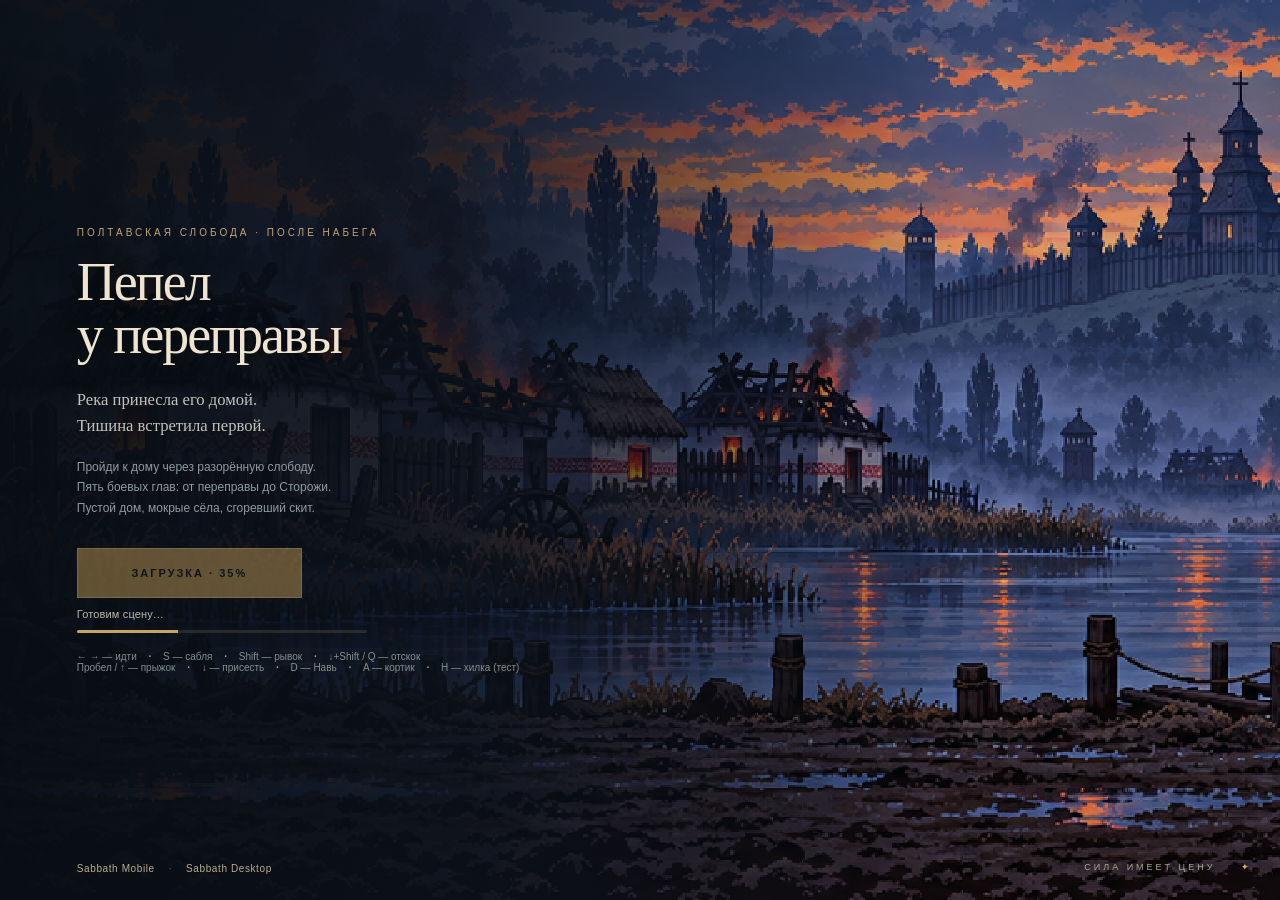
<file: app-422c78afb3130827c84f78991244db3363f0226cde64be1b5ad88ddbf7963168.html>
<!doctype html>
<html lang="ru"><head><meta charset="utf-8"><meta name="viewport" content="width=device-width,initial-scale=1,maximum-scale=1,user-scalable=no,viewport-fit=cover"><meta name="theme-color" content="#0b1014"><meta name="apple-mobile-web-app-capable" content="yes"><meta name="apple-mobile-web-app-status-bar-style" content="black-translucent"><meta name="apple-mobile-web-app-title" content="Sabbath"><link rel="manifest" href="manifest.webmanifest"><link rel="apple-touch-icon" href="icons/icon-180.png"><link rel="icon" href="icons/icon-192.png"><title>Sabbath Mobile</title><style>*{box-sizing:border-box}html,body{margin:0;background:#0b1014;color:#e0d8c7;font-family:Georgia,serif}body{min-height:100vh;display:grid;place-items:center;background:radial-gradient(ellipse at 50% 10%,#22282b,transparent 65%),#090d10}button,a{-webkit-tap-highlight-color:transparent}button{cursor:pointer;color:inherit;font:11px Arial,sans-serif;letter-spacing:1.5px;border:1px solid #86735255;background:#141a1ac9;padding:13px 17px}button:hover{background:#aa824528;border-color:#b69961}button:focus-visible,a:focus-visible{outline:2px solid #e6c37d;outline-offset:3px}button:disabled{cursor:wait;opacity:.5}main{width:min(1440px,100%);padding:0 32px}header{height:105px;display:flex;align-items:center;gap:12px}.wordmark{color:#d5c3a0;font-size:30px;letter-spacing:8px;text-decoration:none}.wordmark span{font:8px Arial;letter-spacing:3px;display:block;margin-top:6px}.chapter{margin-left:auto;margin-right:28px;font:10px Arial;letter-spacing:2px;color:#89918e}.chapter i{font:italic 25px Georgia;color:#c7b185;margin-left:14px}#stage{position:relative;aspect-ratio:16/9;overflow:hidden;isolation:isolate;background:#111820;box-shadow:0 20px 80px #0008;border:1px solid #cbb77c25}canvas{display:block;width:100%;height:100%;image-rendering:pixelated;outline:none}.overlay{position:absolute;inset:0;display:flex;align-items:center;background:linear-gradient(90deg,#080e14f5 0%,#0a111bd9 36%,#0a111b20 75%);padding:6%}.intro-copy{max-width:620px}.eyebrow{font:10px Arial;letter-spacing:3px;color:#c0a678;margin-bottom:18px}h1{font-weight:400;font-size:clamp(36px,5.7vw,86px);line-height:.98;letter-spacing:-2px;margin:0 0 25px;color:#eee4cf;text-shadow:0 2px 20px #0008}p{font-size:clamp(13px,1.3vw,18px);line-height:1.6;color:#c1c3ba;margin:0 0 17px}.brief{font:12px/1.7 Arial;color:#8f9b9e;margin-bottom:30px}.primary{background:#b89351;color:#111718;border:1px solid #dec385;min-width:225px;letter-spacing:2px;padding:18px 24px;font-weight:bold}.primary:hover{background:#d0b271}.keys-preview{font:10px Arial;color:#82918e;margin-top:18px}.keys-preview b{margin:0 9px;color:#bea36a}.intro-note{position:absolute;right:28px;bottom:28px;font:9px Arial;letter-spacing:3px;color:#aaa78f}.intro-note span{margin-left:20px;color:#d8b56e}.center{text-align:center;justify-content:center;background:#091016dd;backdrop-filter:blur(3px)}h2{font-size:clamp(28px,4vw,52px);font-weight:400;margin:20px 0}.secondary{display:block;margin:18px auto 0;border:0;color:#acb5b4}#hud{position:absolute;inset:0;pointer-events:none;padding:26px;display:flex;align-items:flex-start;justify-content:space-between;font-family:Arial}.vitals{width:200px;background:#09111a66;padding:12px;border-left:2px solid #ac8e56}.name{font-size:10px;letter-spacing:3px;color:#dfc697}.name span{float:right;font-size:11px;letter-spacing:0}.bar{height:7px;background:#04080b;margin-top:9px;box-shadow:0 0 0 1px #b1a17f22}.bar i{height:100%;display:block;background:linear-gradient(90deg,#853e40,#cf7662);transition:width .12s;width:100%}.bar.nav{height:3px;margin-top:6px}.bar.nav i{width:0;background:#9383bb}small{display:block;font:8px Arial;letter-spacing:1.5px;margin-top:9px;color:#adb1aa}.objective{margin-right:48px;text-align:right}.objective>span{font-size:9px;letter-spacing:3px;color:#c0ae8c}.objective strong{display:block;font:30px Georgia;margin:5px 0;color:#e5d9bb}.objective em{font:17px Georgia;color:#899697}#pause{position:absolute;right:19px;top:22px;pointer-events:auto;padding:7px 10px}#caption{position:absolute;bottom:8%;left:15%;width:70%;text-align:center;font-size:clamp(13px,1.5vw,21px);color:#e0d3b4;text-shadow:0 2px 5px #000,0 1px 15px #000;pointer-events:none;transition:opacity .6s}#toast{position:absolute;top:22%;width:100%;text-align:center;font:10px Arial;letter-spacing:2px;color:#dfbd83;pointer-events:none}footer{display:flex;align-items:center;gap:16px;height:74px;font:10px Arial;color:#838e91}footer div{margin-left:auto;font-size:8px;letter-spacing:2px;color:#a59677}kbd{display:inline-block;padding:5px 6px;border:1px solid #76827c35;margin-right:3px;font:9px Arial;color:#c0c1b0;border-radius:2px}#touch{display:none}[hidden]{display:none!important}#stage:fullscreen{width:100vw;height:100vh;aspect-ratio:auto}#stage:fullscreen canvas{object-fit:contain;background:#080d11}@media(max-width:800px){main{padding:0 8px}header{height:70px}.wordmark{font-size:21px}.wordmark span{font-size:6px}.chapter{display:none}#sound{margin-left:auto}button{padding:10px}.brief{font-size:10px;margin-bottom:12px}h1{font-size:38px;margin-bottom:12px}.eyebrow{font-size:8px;margin-bottom:10px}.primary{min-width:170px;padding:12px;font-size:9px}.keys-preview,.intro-note{display:none}footer{gap:7px;flex-wrap:wrap;height:65px}footer div{display:none}#hud{padding:12px}.vitals{width:145px;padding:7px}.objective strong{font-size:23px}#caption{bottom:17%}#touch{position:absolute;bottom:8px;left:10px;right:10px;display:flex;gap:6px;pointer-events:auto}#touch span{flex:1}#touch button{padding:12px;background:#111b21b8;font-size:9px;touch-action:none}.overlay{z-index:5}}

.demonic .vitals{border-color:#b292e7}.demonic .name{color:#d5b3fb}.demonic .bar.nav i{background:#c4a0f1}#powertext{line-height:1.4}

#install-note{font:12px/1.5 Arial;color:#b9b5a7;display:flex;gap:20px;justify-content:space-between;padding:0 0 10px}#install-note details{max-width:350px}#install-note summary{cursor:pointer;color:#ddc28d}#rotate-hint{display:none}
@media(pointer:coarse){
html,body{overscroll-behavior:none}body{min-height:100dvh}main{padding:env(safe-area-inset-top) max(8px,env(safe-area-inset-right)) env(safe-area-inset-bottom) max(8px,env(safe-area-inset-left))}header{height:48px}.wordmark{font-size:19px}.wordmark span,.chapter,footer,#fullscreen{display:none}#sound{margin-left:auto;min-height:44px}#stage{touch-action:none;user-select:none;-webkit-user-select:none;-webkit-touch-callout:none;aspect-ratio:auto;height:calc(100dvh - 80px - env(safe-area-inset-top) - env(safe-area-inset-bottom));min-height:250px}canvas{height:calc(100% - 76px);object-fit:contain;background:#090e13}.overlay{bottom:76px;z-index:5;padding:3% 5%}.intro-copy p:not(.brief){display:none}.intro-copy h1{font-size:34px;margin:5px 0 9px}.brief{font-size:11px;margin-bottom:10px}.eyebrow{font-size:8px;margin-bottom:5px}.primary{min-height:44px;padding:12px 16px}.keys-preview,.intro-note{display:none}#hud{padding:8px}.vitals{width:145px;padding:6px}.objective{margin-right:50px}.objective small{display:none}.objective strong{font-size:23px;margin:2px}#pause{top:8px;right:8px;min-width:44px;min-height:44px}#caption{bottom:88px;font-size:12px}#toast{top:28%;font-size:10px;letter-spacing:.5px}#touch{display:flex;position:absolute;left:8px;right:8px;bottom:6px;gap:8px;height:62px;pointer-events:auto;align-items:center}#touch span{flex:1}#touch button{touch-action:none;min-width:56px;height:56px;padding:8px;font:10px Arial;letter-spacing:.5px;border-radius:12px;background:#19232e;border:1px solid #99846188;user-select:none;-webkit-user-select:none}#touch button[data-key="j"]{background:#a8874f;color:#090e13;min-width:76px;font-weight:bold}#touch button.held{background:#dcc089;color:#111;transform:translateY(2px)}#install-note{font-size:10px;padding:0 4px 5px}#install-note details{max-width:55%}
}
@media(pointer:coarse) and (orientation:portrait){#stage{height:60dvh;min-height:350px}canvas{height:calc(100% - 142px)}#touch{height:130px;display:grid;grid-template-columns:repeat(4,1fr);gap:7px}#touch span{display:none}#touch button{min-width:44px;width:100%}#touch button[data-key="a"],#touch button[data-key="d"]{grid-row:1 / 3;height:100%}#touch button[data-key="j"]{min-width:44px}#caption{bottom:150px}#hud .vitals{width:130px}#hud .objective{margin-right:43px}.objective>span{font-size:7px;letter-spacing:1px}.overlay{bottom:142px}.brief{display:none}#rotate-hint{display:block;padding:18px 8px;text-align:center;font:13px/1.5 Arial;color:#bdaf92}#install-note{padding:10px 0}}
@media(display-mode:standalone){#install-note details{display:none}}
main{min-width:0;max-width:100vw}#stage,canvas{min-width:0}
@media(pointer:coarse){body{display:block}main{width:100%;max-width:100%;}#install-note>*{min-width:0}}

/* Landscape phone: the world fills the viewport; controls float above it. */
@media (orientation:landscape){
 html,body{width:100%;height:100%;overflow:hidden;background:#090e13}
 main{padding:0;width:100%;height:100dvh;max-width:none}
 header{position:fixed;z-index:20;top:max(8px,env(safe-area-inset-top));right:calc(max(12px,env(safe-area-inset-right)) + 54px);height:36px;pointer-events:none}
 header .wordmark,header .chapter,#fullscreen,#install-note,#rotate-hint,footer{display:none}
 #sound{pointer-events:auto;min-height:36px;height:36px;padding:5px 8px;font-size:8px;letter-spacing:.5px;border-radius:18px;background:#0b14248c}
 #stage{position:fixed;inset:0;width:100%;height:100dvh;min-height:0;aspect-ratio:auto;border:0;box-shadow:none}
 #stage canvas{width:100%;height:100%;object-fit:fill}
 .overlay{inset:0;padding:5% max(6%,env(safe-area-inset-left));z-index:5}
 .intro-copy h1{font-size:clamp(32px,7vh,54px)}
 #hud{padding:max(10px,env(safe-area-inset-top)) max(14px,env(safe-area-inset-right)) 0 max(14px,env(safe-area-inset-left))}
 .vitals{width:144px;background:#09111a85;padding:7px}.name{font-size:9px}.bar{margin-top:6px}#powertext{font-size:7px;letter-spacing:.6px;margin-top:5px}
 .objective{margin-right:145px;background:#09111a70;padding:4px 8px;border-radius:8px}.objective>span{display:none}.objective strong{font-size:22px}
 #pause{top:max(8px,env(safe-area-inset-top));right:max(12px,env(safe-area-inset-right));border-radius:50%;width:36px;height:36px;min-height:36px;min-width:36px;padding:0;background:#0b14248c}
 #caption{bottom:13px;left:25%;width:50%;font-size:12px}#toast{top:24%;padding:0 20%;font-size:10px}
 #touch{position:absolute;inset:0;display:block;height:auto;pointer-events:none;background:none}
 #touch span{display:none}
 #touch button{position:absolute;pointer-events:auto;width:54px;min-width:54px;height:54px;min-height:54px;padding:0;border-radius:50%;border:1px solid #d8c59c80;background:#111b2a85;color:#eee3cf;font:8px Arial;letter-spacing:.2px;box-shadow:0 2px 12px #0004;backdrop-filter:blur(3px);-webkit-backdrop-filter:blur(3px)}
 /* Larger movement circles almost meet; their shared pad handles diagonals. */
 #touch{--left-edge:max(18px,env(safe-area-inset-left));--edge:max(18px,env(safe-area-inset-right));--base:max(12px,env(safe-area-inset-bottom));--pad-step:64px;--move-size:64.6px;--move-step:56px;--move-inset:5.7px}
 #move-pad{position:absolute;left:var(--left-edge);bottom:var(--base);width:188px;height:188px;pointer-events:auto;touch-action:none}
 #move-pad::before{content:"";position:absolute;inset:24px;border-radius:50%;background:#10182755;border:1px solid #d8c59c30;pointer-events:none}
 #move-pad::after{content:"";position:absolute;left:calc(50% - 5px);top:calc(50% - 5px);width:10px;height:10px;border:1px solid #d8c59c70;border-radius:50%;pointer-events:none}
 #move-pad.active::before{background:#99805a25;border-color:#d8c59c60}
 #touch #move-pad button{width:var(--move-size);min-width:var(--move-size);height:var(--move-size);min-height:var(--move-size);font-size:25.5px}
 #touch button[data-key="a"]{left:var(--move-inset);bottom:calc(var(--move-step) + var(--move-inset))}
 #touch button[data-key=" "]{left:calc(var(--move-step) + var(--move-inset));bottom:calc(var(--move-step)*2 + var(--move-inset))}
 #touch button[data-key="d"]{left:calc(var(--move-step)*2 + var(--move-inset));bottom:calc(var(--move-step) + var(--move-inset))}
 #touch button[data-key="x"]{left:calc(var(--move-step) + var(--move-inset));bottom:var(--move-inset)}
 #touch button[data-key="v"]{right:calc(var(--edge) + var(--pad-step));bottom:calc(var(--base) + var(--pad-step)*2);font-size:9px}
 #touch button[data-key="Shift"]{right:calc(var(--edge) + var(--pad-step)*2);bottom:calc(var(--base) + var(--pad-step));font-size:10px}
 #touch button[data-key="j"]{right:var(--edge);bottom:calc(var(--base) + var(--pad-step) - 4px);width:62px;min-width:62px;height:62px;min-height:62px;background:#9e784dad;color:#fff3d2;font-size:11px}
 #touch button[data-key="e"]{right:calc(var(--edge) + var(--pad-step));bottom:var(--base);border-color:#b998e0aa;background:#38224880;font-size:10px}
 #touch button.held{background:#d9bc82c9;color:#111;transform:scale(.94)}
}

@media(orientation:landscape){
 header{display:none}.objective{margin-right:48px;background:none}.vitals{background:none}#caption{bottom:12px}#stage{background:#090e13}
}
@media(orientation:portrait){
 html,body{height:100%;overflow:hidden}header,#stage,#install-note,footer{display:none!important}
 #rotate-hint{position:fixed;inset:0;z-index:50;display:flex;flex-direction:column;align-items:center;justify-content:center;padding:32px;text-align:center;background:linear-gradient(#08101bcc,#08101bef),var(--scene-background,none) center/cover;color:#dcc8a1}
 .rotate-brand{font:32px Georgia;letter-spacing:8px}.rotate-subtitle{font:18px Georgia;margin-top:12px;color:#b6af9f}.rotate-symbol{font:64px Georgia;margin:38px 0 20px;color:#b99461}#rotate-hint p{font:16px/1.5 Arial;max-width:270px;color:#dcc8a1}
}

/* Game gestures belong to the controls, never to page zoom or scrolling. */
html,body,#stage,#touch,canvas{touch-action:none;overscroll-behavior:none}
button{touch-action:manipulation}#touch button{touch-action:none}
#touch button.ready{box-shadow:0 0 17px #b288d766;border-color:#dbc2ff;background:#553574aa}

/* Desktop uses the same combat, with a keyboard-first presentation. */
.desktop #touch{display:none!important}.desktop .keys-preview{display:block}.desktop .objective small{display:none}
.desktop .vitals{width:180px}.desktop .keys-preview{font-size:12px;line-height:1.8;max-width:430px}

#menu #sound{display:block;margin:14px auto 0;min-height:36px;height:36px;font-size:10px;padding:6px 14px}

.edition-links{position:absolute;left:max(6%,env(safe-area-inset-left));bottom:18px;display:flex;gap:14px;align-items:center;font:10px Arial;letter-spacing:.6px}.edition-links a{color:#b9ab91;text-decoration:none;padding:8px 0}.edition-links a:hover{color:#f2d8a4}.edition-links span{color:#6a6d6a}@media(max-height:400px){.edition-links{bottom:8px;font-size:9px}}

@media(orientation:portrait){.desktop #rotate-hint{display:none!important}.desktop header,.desktop footer{display:none!important}.desktop main{padding:0;width:100%;height:100dvh}.desktop #stage{display:block!important;position:fixed;left:0;top:50%;transform:translateY(-50%);width:100vw;height:56.25vw;min-height:0;border:0}.desktop #stage canvas{width:100%;height:100%;object-fit:fill}.desktop .overlay{inset:0;padding:4% 6%}.desktop h1{font-size:clamp(26px,5vw,45px)}.desktop .intro-copy p:not(.brief),.desktop .brief,.desktop .intro-note{display:none}.desktop .keys-preview{font-size:10px}.desktop #caption{bottom:10px}.desktop .edition-links{bottom:8px}}

#story-copy{position:absolute;top:15%;left:26%;width:48%;z-index:3;text-align:center;pointer-events:none;text-shadow:0 2px 8px #000,0 0 25px #000;background:radial-gradient(ellipse,#070b1199,transparent 72%);padding:16px}
#story-title{font:10px Arial;letter-spacing:2.5px;color:#d6b988;margin-bottom:12px}#story-text{font:clamp(13px,2.2vh,19px)/1.5 Georgia;color:#eee3ca}
#interact-hint{position:absolute;z-index:4;left:50%;bottom:24px;transform:translateX(-50%);min-height:44px;border-radius:24px;background:#101820b8;font:10px Arial;letter-spacing:1px;border-color:#b59b6977;max-width:46%}
body[data-scene="house"] #hud .vitals,body[data-scene="house"] #hud .objective,body[data-scene="house"] #touch button[data-key="v"],body[data-scene="house"] #touch button[data-key="e"],body[data-scene="house"] #touch button[data-key="x"],body[data-scene="house"] #touch button[data-key=" "],body[data-scene="house"] #touch button[data-key="Shift"]{display:none}
body[data-scene="house"] #caption{bottom:84px}
#fresh-start{margin:10px 0 0;font:10px Arial;padding:5px 0;min-height:28px}#new-run{font-size:9px;opacity:.8}
@media(max-height:430px){#story-copy{top:10%;left:20%;width:60%;padding:6px}#story-title{margin-bottom:6px;font-size:9px}#interact-hint{bottom:18px;font-size:9px}}

body[data-scene="house"] #interact-hint{bottom:calc(max(16px,env(safe-area-inset-bottom)) + 108px)}
body[data-scene="house"] #caption{bottom:auto;top:12px}

body[data-scene="house"] #interact-hint{background:none;border:0;box-shadow:none;text-shadow:0 2px 6px #000,0 0 18px #000;color:#e7cea0}

#boss-hud{position:absolute;top:14px;left:50%;transform:translateX(-50%);width:clamp(180px,30vw,340px);text-align:center;color:#dbbe98;font:10px Arial;letter-spacing:1.8px;text-shadow:0 2px 4px #000}#boss-hud>div{height:5px;margin-top:7px;background:#100d12;box-shadow:0 0 0 1px #ae957544}#boss-health{height:100%;display:block;background:linear-gradient(90deg,#653542,#c17b5a);transition:width .12s}#endcopy{max-width:620px;margin:0 auto 17px}#menu>div{max-width:90%;}#continue-level{margin:10px auto 0}
@media(max-height:430px){#menu h2{font-size:27px;margin:10px 0}#endcopy{font-size:12px;line-height:1.5;max-width:480px}#menu .secondary{margin-top:8px;padding:6px}#boss-hud{top:11px;font-size:8px;letter-spacing:.8px}}

/* Safari can report a stale orientation query during a viewport rotation.
   The measured viewport also drives the portrait gate and pauses the game. */
body.phone-portrait{height:100%;overflow:hidden}
body.phone-portrait header,body.phone-portrait #stage,body.phone-portrait #install-note,body.phone-portrait footer{display:none!important}
body.phone-portrait #rotate-hint{position:fixed;inset:0;z-index:50;display:flex;flex-direction:column;align-items:center;justify-content:center;padding:32px;text-align:center;background:linear-gradient(#08101bcc,#08101bef),var(--scene-background,none) center/cover;color:#dcc8a1}
body.phone-portrait .rotate-brand{font:32px Georgia;letter-spacing:8px}
body.phone-portrait .rotate-subtitle{font:18px Georgia;margin-top:12px;color:#b6af9f}
body.phone-portrait .rotate-symbol{font:64px Georgia;margin:38px 0 20px;color:#b99461}
body.phone-portrait #rotate-hint p{font:16px/1.5 Arial;max-width:270px;color:#dcc8a1}

/* Preparation belongs to the title screen and disappears before play. */
#intro:not([hidden]) ~ #touch,#menu:not([hidden]) ~ #touch{display:none!important}
#load-status{max-width:290px;margin-top:9px;font:11px/1.45 Arial,sans-serif;color:#bdbaaa;letter-spacing:.15px}
#load-meter{height:3px;margin-top:7px;background:#dac28a22;overflow:hidden;border-radius:2px}
#load-fill{display:block;height:100%;width:0;background:#c4a569;transition:width .12s}
#load-status.failed{color:#dcc799}
#load-status.failed #load-meter{display:none}

/* Combat hints stay above the thumb controls, with no banner covering the scene. */
@media(orientation:landscape){body:not(.desktop):not([data-scene="house"]) #caption{top:clamp(80px,21vh,90px);bottom:auto;left:19%;width:62%;font:11px/1.35 Arial,sans-serif}}

@media(orientation:landscape){body:not(.desktop):not([data-scene="house"]) #toast{top:calc(clamp(80px,21vh,90px) + 40px);left:19%;width:62%;font:10px/1.3 Arial,sans-serif;letter-spacing:.5px}}

body[data-scene="house"] #move-pad{pointer-events:none}

/* Temporary testing aid, separate from both combat diamonds. */
#test-heal{position:absolute;pointer-events:auto;left:calc(max(14px,env(safe-area-inset-left)) + 154px);top:calc(max(10px,env(safe-area-inset-top)) + 40px);width:44px;height:44px;padding:0;border-radius:50%;background:#122921b8;border:1px solid #9fc49d99;color:#cbe6ba;letter-spacing:0;touch-action:manipulation}
#test-heal span{font:23px/22px Arial;display:block}#test-heal small{font:7px/10px Arial;margin:0;letter-spacing:.3px;color:inherit}
#test-heal:disabled{cursor:default;opacity:.4}.desktop #test-heal{left:calc(max(14px,env(safe-area-inset-left)) + 190px)}
body[data-scene="house"] #test-heal{display:none}

#touch #move-pad button.held{transform:none}
#update-status{max-width:300px;margin:8px auto 0;font:11px/1.4 Arial;color:#b6bcae;letter-spacing:0}
@media(orientation:landscape) and (max-height:350px){
 #menu .eyebrow{margin-bottom:4px}#menu h2{font-size:22px;margin:4px 0}
 #menu #endcopy{font-size:11px;margin-bottom:8px}
 #menu #sound{margin-top:8px}#menu .secondary{margin-top:6px}
}
</style></head>
<body><script>
window.SABBATH_BUILD={release:"v35"};
if(location.pathname.endsWith('/desktop.html')){
 document.body.classList.add('desktop');document.title='Sabbath Desktop';
 document.querySelector('link[rel="manifest"]').setAttribute('href','desktop.webmanifest');
}
</script><main><header><a class="wordmark" href="./index.html">SABBATH<span>AMONG LIFE AND DEATH</span></a><div class="chapter">ИГРОВОЙ ЭТЮД <i>01</i></div><button id="fullscreen" aria-label="Полный экран">⛶</button></header>
<section id="stage" aria-label="Игра Sabbath"><canvas id="game" width="960" height="540" tabindex="0" aria-label="Игровое поле. Стрелки влево и вправо — движение, пробел — прыжок, S — удар, A — кортик, H — хилка, Shift — рывок, D — Навь, стрелка вниз — присесть, Escape — пауза"></canvas>
<div id="hud" hidden><div class="vitals"><div class="name">ЯРОМІР <span id="hptext">100</span></div><div class="bar"><i id="health"></i></div><div class="bar nav"><i id="power"></i></div><small id="powertext">НАВЬ · D</small></div><div class="objective"><span id="area">ПРИСТАНЬ</span><strong id="kills">0 <em>/ 10</em></strong><small>УПЫРЕЙ УНИЧТОЖЕНО</small></div><div id="boss-hud" hidden><span id="boss-name">СОТНИК СТОРОЖИ</span><div><i id="boss-health"></i></div></div><button id="test-heal" aria-label="Восстановить здоровье для теста (H)" title="Хилка для теста · H"><span aria-hidden="true">+</span><small>ХИЛКА</small></button><button id="pause" aria-label="Пауза">Ⅱ</button></div>
<div id="story-copy" hidden><div id="story-title"></div><p id="story-text"></p></div><button id="interact-hint" hidden></button><div id="caption" role="status"></div><div id="toast" role="status"></div>
<div class="overlay" id="intro"><div class="intro-copy"><div class="eyebrow">ПОЛТАВСКАЯ СЛОБОДА · ПОСЛЕ НАБЕГА</div><h1>Пепел<br>у переправы</h1><p>Река принесла его домой.<br>Тишина встретила первой.</p><p class="brief">Пройди к дому через разорённую слободу.<br>Пять боевых глав: от переправы до Сторожи.<br>Пустой дом, мокрые сёла, сгоревший скит.</p><button class="primary" id="start" disabled>ЗАГРУЗКА · 0%</button><div id="load-status" role="status" aria-live="polite"><span id="load-copy">Готовим сцену…</span><div id="load-meter" role="progressbar" aria-label="Подготовка сцены" aria-valuemin="0" aria-valuemax="100" aria-valuenow="0"><i id="load-fill"></i></div></div><button id="fresh-start" class="secondary" hidden>НОВАЯ ИГРА</button><div class="keys-preview">← → — идти <b>·</b> S — сабля <b>·</b> Shift — рывок <b>·</b> ↓+Shift / Q — отскок<br>Пробел / ↑ — прыжок <b>·</b> ↓ — присесть <b>·</b> D — Навь <b>·</b> A — кортик <b>·</b> H — хилка (тест)</div></div><nav class="edition-links" aria-label="Вариант управления"><a href="mobile.html">Sabbath Mobile</a><span>·</span><a href="desktop.html">Sabbath Desktop</a></nav><div class="intro-note">СИЛА ИМЕЕТ ЦЕНУ <span>✦</span></div></div>
<div class="overlay center" id="menu" hidden><div><div class="eyebrow" id="endlabel">ПАУЗА</div><h2 id="endtitle">Тишина между ударами</h2><p id="endcopy"></p><button class="primary" id="continue-level" hidden>ПРОДОЛЖИТЬ ПУТЬ →</button><button class="primary" id="resume">ПРОДОЛЖИТЬ</button><button id="sound" aria-label="Включить звук">ЗВУК: ВЫКЛ</button><button class="secondary" id="update-game" hidden>ОБНОВИТЬ ИГРУ</button><small id="update-status" role="status" hidden></small><button class="secondary" id="new-run" hidden>С ПЕРЕПРАВЫ ЗАНОВО</button><button class="secondary" id="restart">НАЧАТЬ ЗАНОВО</button></div></div>
<div id="touch" aria-label="Сенсорное управление"><div id="move-pad" role="group" aria-label="Крестовина движения: диагонали совмещают действия"><button aria-label="Идти влево" data-key="a">←</button><button aria-label="Прыжок" data-key=" ">↑</button><button aria-label="Идти вправо" data-key="d">→</button><button data-key="x" aria-label="Приседание — переключить" aria-pressed="false">↓</button></div><button data-key="v" aria-label="Бросить кортик">КОРТИК 3</button><button data-key="Shift">РЫВОК</button><button data-key="j">САБЛЯ</button><button data-key="e">НАВЬ</button></div>
</section><footer><span><kbd>←</kbd><kbd>→</kbd> движение</span><span><kbd>Пробел</kbd> прыжок</span><span><kbd>S</kbd> сабля</span><span><kbd>Shift</kbd> рывок</span><span><kbd>D</kbd> Навь</span><span><kbd>Esc</kbd> пауза</span><div>ПЯТЬ ДОРОГ. ОДНА ПРОПАВШАЯ СЕМЬЯ.</div></footer><div id="rotate-hint"><div class="rotate-brand">SABBATH</div><div class="rotate-subtitle">Пепел у переправы</div><div class="rotate-symbol" aria-hidden="true">↻</div><p>Поверните телефон горизонтально</p></div></main><script>/* Five playable episodes; the house is a separate interlude after episode one. */
(function(root){
const chapters=[null,
 {scene:'riverside',barrels:[1640],name:'Пепел у переправы',exit:3750,xs:[570,850,1160,1550,1750,2020,2480,2720,3060,3390],types:['cutter','crawler','spitter','cutter','heavy','spitter','crawler','spitter','cutter','heavy'],gates:[[1350,[0,1,2]],[2200,[3,4,5]],[3530,[6,7,8,9]]],bounds:[[250,1280],[1430,2130],[2330,3460]],buried:[1,4,6,9],elite:[9,480],areas:['ПРИСТАНЬ','КОЛОДЕЦ','ДОРОГА ДОМОЙ'],intro:'Переправа занята. Следи за замахами — и бей в ответ.',captions:[[1380,'У колодца шевелится что-то тяжёлое.'],[2270,'Дом рядом. Здесь тени охотятся вместе.'],[3570,'Десять теней пали. За дверью — тишина.']]},
 {scene:'sich',barrels:[1730,2820],name:'За частоколом',exit:3430,xs:[480,860,1390,1590,1900,2440,2660,2850,3080],types:['cutter','gunner','crawler','cutter','gunner','crawler','gunner','heavy','gunner'],gates:[[1150,[0,1]],[2150,[2,3,4]],[3210,[5,6,7,8]]],bounds:[[270,1080],[1260,2070],[2260,3160]],buried:[2,5],elite:[7,420],areas:['БРАМА','МАЙДАН','ПОКРОВА'],intro:'Сечь молчит. У ворот ещё кто-то остался.',captions:[[1180,'На майдане некому поднять знамя.'],[2200,'За этой дверью ещё теплится лампадка.'],[3250,'Святого отця тут вже давно нема.']],outro:'Лампадка ещё горит. Семьи здесь нет. За Сечью дорога уходит в мокрые сёла.'},
 {scene:'villages',name:'Мокрая дорога',exit:3570,xs:[500,790,1050,1490,1740,1990,2480,2760,3040,3240],types:['lancer','cutter','spitter','gunner','lancer','crawler','lancer','spitter','gunner','heavy'],gates:[[1260,[0,1,2]],[2230,[3,4,5]],[3350,[6,7,8,9]]],bounds:[[250,1190],[1370,2150],[2350,3300]],buried:[5,9],elite:[9,440],areas:['МОКРЫЕ СЁЛА','СТАРЫЙ ТРАКТ','ОПУШКА'],intro:'Дождь смыл следы. Ставни закрываются перед ним.',captions:[[1300,'Копья держат дорогу. Не стой перед остриём.'],[2280,'В луже — его лицо. Почему оно кажется чужим?'],[3380,'За последним колодцем начинается лес.']],outro:'У колодца Параска сказала: «Я твою Златочку приймала. Не знаю, де вона зараз». Дальше — только лесная дорога.'},
 {scene:'skit',name:'Сгоревший скит',exit:3370,xs:[530,780,1010,1450,1720,1910,2440,2720,3010],types:['crawler','lancer','spitter','heavy','lancer','gunner','crawler','lancer','heavy'],gates:[[1180,[0,1,2]],[2140,[3,4,5]],[3160,[6,7,8]]],bounds:[[260,1110],[1300,2070],[2270,3100]],buried:[0,3,6],elite:[8,480],embers:[790,1660,2630],areas:['ЛЕСНОЙ СКИТ','ОБГОРЕЛЫЕ КЕЛЬИ','К СТОРОЖЕ'],intro:'Скит выгорел. Монахов нет. Даже кресты не уцелели.',captions:[[570,'УГЛИ: свет под ногами предупреждает о вспышке. Перепрыгни — или уведи врага в огонь.'],[1250,'«Бачиш, що він робить?» — только это сказал Голос.'],[2190,'Там, над деревьями, крепость его дедов. Чужие заняли её.']],outro:'За ночь костёр угас. На миг приснился тёплый солнечный круг. Утром Яромир уже не помнил сна. Сторожа ждала.'},
 {scene:'fortress',barrels:[940,1830],name:'Внешний двор Сторожи',exit:3590,xs:[460,760,1060,1510,1740,2010,2160,2980],types:['lancer','gunner','cutter','gunner','lancer','heavy','crawler','captain'],gates:[[1250,[0,1,2]],[2290,[3,4,5,6]],[3370,[7]]],bounds:[[250,1180],[1360,2210],[2400,3300]],buried:[],areas:['ВОРОТА','СТОЙЛА','ДВОР СОТНИКА'],intro:'Ворота открыты. Оставшиеся в стойлах не опустили оружия.',captions:[[1290,'Они видят одного козака. Почему же так боятся?'],[2320,'СОТНИК: пригнись под уколом, перепрыгни волну, уйди за спину от тяжёлого удара.'],[3410,'Внешний двор опустел. Палий ещё ждёт в цитадели.']]}
];
root.SabbathChapters=chapters;if(typeof module!=='undefined')module.exports=chapters;
})(typeof globalThis!=='undefined'?globalThis:window);
</script><script>/* Deterministic combat simulation: world coordinates, no renderer or network. */
(function(root){
'use strict';
const clamp=(v,a,b)=>Math.max(a,Math.min(b,v));
// The first shared horizontal/vertical contact, including entry through a roof.
function segmentEntry(x0,z0,x1,z1,left,right,bottom,top){
 let enter=0,exit=1;
 for(const [start,end,min,max] of [[x0,x1,left,right],[z0,z1,bottom,top]]){
  const delta=end-start;if(delta===0){if(start<min||start>max)return null;continue;}
  const a=(min-start)/delta,b=(max-start)/delta;enter=Math.max(enter,Math.min(a,b));exit=Math.min(exit,Math.max(a,b));if(enter>exit)return null;
 }
 return enter;
}
const CHAPTERS=typeof module!=='undefined'?require('./chapters.js'):root.SabbathChapters;
const killsBefore=chapter=>CHAPTERS.slice(1,chapter).reduce((sum,c)=>sum+c.types.length,0);
const BUTT={trigger:115,reach:105,height:120,windup:.70,active:.18,recover:1.10,damage:20};
const TYPES={
 cutter:{hp:144,speed:75,reach:76,windup:.60,recover:.80,damage:20},
 crawler:{hp:112,speed:91,reach:205,windup:.70,recover:1.05,damage:23},
 spitter:{hp:128,speed:52,reach:365,windup:.85,recover:1.5,damage:18},
 gunner:{hp:150,speed:58,reach:420,windup:1.05,recover:1.75,damage:22},
 heavy:{hp:300,speed:42,reach:112,windup:.95,recover:1.40,damage:34},
 lancer:{hp:180,speed:68,reach:165,windup:.85,recover:1.10,damage:25},
 captain:{hp:880,speed:62,reach:175,windup:1.05,recover:1.30,damage:29}
};
class SabbathGame{
 constructor(){this.reset()}
 reset(chapter=1,carry={}){
  this.chapter=Number.isInteger(chapter)&&CHAPTERS[chapter]?chapter:1;this.level=CHAPTERS[this.chapter];this.scene=this.level.scene;this.totalKills=carry.totalKills||0;
  this.viewWidth=this.viewWidth||960;this.mode='intro';this.time=carry.time||0;this.kills=0;this.cam=0;this.events=[];this.powerUses=0;this.combo=0;this.comboAge=0;this.shake=0;this.hitstop=0;this.projectiles=[];this.lastDamage=null;this.nextProjectile=0;this.attackTargets=new Set();this.attackBuffer=0;this.jumpBuffer=0;this.stats={hits:0,perfectDodges:0,parries:0,airHits:0,knifeHits:0,damageTaken:0};
  this.player={x:130,z:0,vz:0,hp:100,maxHp:100,nav:0,face:1,attack:0,cooldown:0,evade:0,evadeCd:0,evadeKind:'forward',evadeDir:1,evadeSpeed:590,inv:0,hurtTime:0,moving:false,power:0,transform:0,stride:0,landTime:0,counter:0,knives:3,throwCd:0,throwTime:0,throwPending:0,throwFacing:1,airAttack:false,lowAttack:false,crouching:false,attackHit:false};
  const cfg=this.level;this.gates=cfg.gates.map(([x,ids])=>[x,[...ids]]);
  this.enemies=cfg.types.map((type,i)=>({id:i,type,x:cfg.xs[i],z:0,hp:TYPES[type].hp,maxHp:TYPES[type].hp,heavy:['heavy','captain'].includes(type),bounds:[...cfg.bounds[this.gates.findIndex(g=>g[1].includes(i))]],phase:cfg.buried.includes(i)?'buried':'idle',timer:0,flash:0,face:-1,dead:false,death:0,spawnX:cfg.xs[i],attackNo:0,shotNo:0,staggerGuard:0,broken:0,walk:false,stride:0,hitPlayer:false,lockedFace:-1,move:'thrust'}));
  if(cfg.elite){const elite=this.enemies[cfg.elite[0]];elite.hp=elite.maxHp=cfg.elite[1];elite.elite=true;}
  this.barrels=(cfg.barrels||[]).map((x,id)=>({id,x,height:62,halfWidth:24,radius:132,phase:'idle',timer:0,duration:0,smoke:0}));
  this.exit=cfg.exit;this.markers=new Set();this.hazards=(cfg.embers||[]).map((x,i)=>({x,width:58,phase:'cooldown',timer:1.8+i*.75,hitPlayer:false,hitIds:new Set()}));
  if(carry.maxHp){this.player.maxHp=carry.maxHp;this.player.hp=clamp(carry.hp,1,carry.maxHp);this.powerUses=carry.powerUses||0;for(const key of Object.keys(this.stats))this.stats[key]=carry.stats?.[key]||0;}
 }
 start(){this.mode='playing';this.emit('caption',this.level.intro);}
 areaName(){const i=this.gates.findIndex(([x])=>this.player.x<=x);return this.level.areas[i<0?this.level.areas.length-1:i];}
 houseWidth(){return Math.max(1280,this.viewWidth)}
 houseScale(){return this.houseWidth()/1280}
 houseFocus(){
  const p=this.player,w=this.houseWidth(),items=[{id:'cradle',u:.13,title:'ОПРОКИНУТАЯ КОЛЫБЕЛЬ',text:'Пустая. Ни голоса, ни следа. Только рушник на полу.'},{id:'drawing',u:.25,title:'РИСУНОК НА СТЕНЕ',text:'Солнышко. Маленькая фигурка с косой. Здесь её рука ещё ничего не боялась.'},{id:'hearth',u:.47,title:'ОСТЫВШИЙ ОЧАГ',text:'Угли давно почернели. Никто не ждал его у огня.'},{id:'door',u:.89,title:'К СЕЧИ',text:''}];
  return items.map(item=>({...item,x:item.u*w})).filter(item=>Math.abs(item.x-p.x)<90*this.houseScale()).sort((a,b)=>Math.abs(a.x-p.x)-Math.abs(b.x-p.x))[0]||null;
 }
 openHouse(){
  this.scene='house';this.mode='house';this.kills=0;this.enemies=[];this.projectiles=[];this.barrels=[];this.hazards=[];this.hitstop=0;this.shake=0;this.attackBuffer=0;this.jumpBuffer=0;this.inspected=new Set();this.lastDamage=null;
  const p=this.player;for(const key of ['z','vz','attack','cooldown','evade','evadeCd','inv','hurtTime','power','transform','nav','counter','throwCd','throwTime','throwPending','landTime'])p[key]=0;p.crouching=false;p.moving=false;p.face=-1;p.x=this.houseWidth()*.82;this.cam=Math.max(0,this.houseWidth()-this.viewWidth);
  this.emit('house');this.emit('caption','Дверь открыта. В доме никто не ответил.');
 }
 enterHouse(){if(this.chapter!==1||this.mode!=='won')return false;this.totalKills+=this.kills;this.player.hp=this.player.maxHp;this.player.knives=3;this.openHouse();this.emit('checkpoint');return true}
 interact(){if(this.mode!=='house')return false;const item=this.houseFocus();if(!item)return false;if(item.id==='door'){const carry=this.checkpoint();this.reset(2,carry);this.emit('chapter');this.start();this.emit('checkpoint');}else{this.inspected.add(item.id);this.emit('inspect',item);}return true}
 tickHouse(dt,input){const p=this.player,axis=Number(!!input.right)-Number(!!input.left),before=p.x,scale=this.houseScale();p.moving=!!axis;if(axis)p.face=axis;p.x=clamp(p.x+axis*185*scale*dt,85*scale,this.houseWidth()-85*scale);p.moving=Math.abs(p.x-before)>.01;p.stride+=Math.abs(p.x-before)/(2.4*scale);this.cam+=(clamp(p.x-this.viewWidth*.45,0,this.houseWidth()-this.viewWidth)-this.cam)*Math.min(1,dt*4);}
 checkpoint(){const next=this.mode==='won'&&this.chapter>=2&&this.chapter<5;return{version:2,scene:this.scene==='house'?'house':CHAPTERS[this.chapter+(next?1:0)].scene,maxHp:this.player.maxHp,hp:next?this.player.maxHp:this.player.hp,totalKills:this.totalKills+(next?this.kills:0),time:this.time,powerUses:this.powerUses,stats:{...this.stats}}}
 advanceChapter(){if(this.mode!=='won'||this.chapter<2||this.chapter>=5)return false;const carry=this.checkpoint();this.reset(this.chapter+1,carry);this.emit('chapter');this.start();this.emit('checkpoint');return true}
 restoreCheckpoint(data){
  if(!data||![1,2].includes(data.version))return false;const chapter=data.scene==='house'?1:CHAPTERS.findIndex(c=>c?.scene===data.scene);
  if(chapter<1||data.scene==='riverside'||data.version===1&&!['house','sich'].includes(data.scene)||!Number.isFinite(data.maxHp)||data.maxHp<60||data.maxHp>100||!Number.isFinite(data.hp)||data.hp<=0||data.hp>data.maxHp||data.totalKills!==(data.scene==='house'?10:killsBefore(chapter))||!Number.isFinite(data.time)||data.time<0||data.time>1e7||!Number.isInteger(data.powerUses)||data.powerUses<0||data.powerUses>1000)return false;
  const stats={};for(const key of ['hits','perfectDodges','parries','airHits','knifeHits','damageTaken']){const n=data.stats?.[key];if(!Number.isFinite(n)||n<0||n>1e7)return false;stats[key]=n;}
  this.reset(chapter,{...data,stats});if(data.scene==='house')this.openHouse();else this.start();return true;
 }

 emit(type,data){this.events.push({type,data})}
 charge(amount){const p=this.player,was=p.nav>=100;p.nav=clamp(p.nav+amount,0,100);if(!was&&p.nav===100&&p.power===0)this.emit('toast','НАВЬ ПРОСНУЛАСЬ. НАЖМИ D — ПРЕВРАТИТЬСЯ.')}
 attack(){
  const p=this.player;if(this.mode!=='playing')return false;
  if(p.cooldown>0||p.evade>0||p.throwPending>0){this.attackBuffer=Math.max(.14,Math.min(.24,p.evade+.03));return false}
  p.throwTime=0;this.combo=this.comboAge<.95?this.combo%3+1:1;this.comboAge=0;
  p.counterAttack=p.counter>0;p.airAttack=p.z>0||p.vz>0;p.lowAttack=p.crouching&&!p.airAttack;p.attack=p.airAttack?.38:.34;p.cooldown=p.airAttack?.48:([0,.34,.39,.58][this.combo]);p.attackHit=false;p.attackFacing=p.face;this.attackTargets.clear();
  if(p.airAttack&&p.vz<=0)p.vz=Math.min(p.vz,-190);this.attackBuffer=0;this.emit('swing',p.airAttack?'air':this.combo);return true;
 }
 syncAttackStance(){
  const p=this.player;if(p.attack<=0)return;
  const airborne=p.z>0||p.vz>0,low=p.crouching&&!airborne;
  // A landing keeps an aerial cleave intact. A deliberate duck changes stance.
  if(p.airAttack&&!low)return;
  if(!p.airAttack&&p.lowAttack===low&&!airborne)return;
  // Redirect an uncommitted windup, never restart its timing or hit history.
  // Once active, defensive movement cancels the remaining blade instead.
  if(p.attack>.22){p.airAttack=airborne;p.lowAttack=low;}else p.attack=0;
 }
 resolveAttack(){
  const p=this.player;p.attackHit=true;const finisher=this.combo===3,reach=p.lowAttack?82:p.counterAttack?132:p.airAttack?104:finisher?120:104;let hits=0;
  for(const shot of this.projectiles){if(shot.dead||shot.friendly||shot.kind!=='spit'||Math.abs(shot.x-p.x)>reach||(shot.x-p.x)*p.attackFacing<-15||Math.abs(shot.z-(p.z+(p.lowAttack?24:55)))>(p.lowAttack?25:65))continue;shot.friendly=true;shot.vx=p.attackFacing*420;shot.life=1.4;shot.damage=40;shot.x=p.x+p.attackFacing*30;this.charge(10);this.stats.parries++;this.emit('parry',{x:shot.x,z:shot.z})}
  for(const e of this.enemies){if(e.dead||e.phase==='buried'||e.phase==='emerge'&&e.timer>.65||this.attackTargets.has(e.id)||Math.abs(e.x-p.x)>reach||(e.x-p.x)*p.attackFacing<-20||p.z>(p.airAttack?140:75))continue;
   const backBreak=e.heavy&&e.phase==='windup'&&e.broken===0&&(p.x-e.x)*e.lockedFace<-20;
   const armored=e.heavy&&e.phase==='windup'&&e.broken===0&&(p.x-e.x)*e.face>0;
   let damage=p.lowAttack?(e.type==='crawler'?46:23):p.airAttack?42:[0,25,31,48][this.combo];const breaking=p.airAttack||(!p.lowAttack&&finisher)||p.counter>0||backBreak;
   if(armored&&!breaking){damage*=.3;this.emit('armor',e.x)}
   if(e.phase==='recover'||e.broken>0)damage*=1.25;if(p.counter>0)damage*=1.7;if(p.power>0)damage*=1.5;
   if(armored&&breaking||backBreak){e.broken=1.4;this.emit('break',e.x)}
   this.attackTargets.add(e.id);this.damageEnemy(e,damage,{stagger:!armored||breaking,finisher:breaking});this.moveEnemy(e,p.attackFacing*(e.heavy?5:finisher?23:10),false);hits++;if(p.airAttack)this.stats.airHits++;
  }
  for(const b of this.barrels)if(b.phase==='idle'&&Math.abs(b.x-p.x)<=reach+b.halfWidth&&(b.x-p.x)*p.attackFacing>=-b.halfWidth&&p.z<=(p.airAttack?68:48))this.armBarrel(b,'sabre');
  if(hits){p.counter=0;this.stats.hits+=hits;this.charge(20*hits);this.hitstop=finisher?.065:.035;this.shake=finisher?3:1.5;this.emit('hit',hits)}
 }
 damageEnemy(e,d,options={}){
  if(e.dead)return;e.hp=Math.max(0,e.hp-d);e.flash=.14;this.emit('sparks',{x:e.x,heavy:e.heavy});
  if(e.hp<=0){e.dead=true;e.death=1;e.phase='dead';e.waveTotal=0;e.waveIndex=0;this.kills++;if(this.kills%3===0)this.player.knives=Math.min(3,this.player.knives+1);if(this.player.hp>0)this.player.hp=clamp(this.player.hp+2,0,this.player.maxHp);this.emit('kill',e.x)}
  else if(options.stagger!==false&&e.phase!=='strike'&&(!e.heavy||options.finisher)&&(e.staggerGuard<=0||options.finisher)){e.phase='hurt';e.volley=0;e.waveTotal=0;e.waveIndex=0;e.timer=options.finisher?.42:.18;e.staggerGuard=1.1}
 }
 dodge(kind='forward'){
  const p=this.player;if(this.mode!=='playing'||p.evadeCd>0||p.attack>.22||(kind==='back'&&p.z>0))return false;
  const threat=this.enemies.some(e=>{
   if(e.dead||e.phase!=='windup'||e.timer>=.25)return false;
   if(e.type==='captain'&&e.move==='wave')return p.z<35&&Math.abs(e.x-p.x)<TYPES.captain.reach+35;
   if(e.type==='heavy'){const distance=Math.abs(e.x-p.x),wave=p.z<35&&distance<TYPES.heavy.reach+35,axe=(e.waveIndex||0)===0&&p.z<70&&distance<TYPES.heavy.reach&&(p.x-e.x)*e.lockedFace>=-24;return wave||axe;}
   if(['lancer','captain'].includes(e.type)&&e.move==='thrust'&&p.crouching)return false;
   return (p.x-e.x)*e.lockedFace>=-24&&(e.type==='gunner'&&e.move==='butt'?p.z<BUTT.height&&Math.abs(e.x-p.x)<BUTT.reach:Math.abs(e.x-p.x)<TYPES[e.type].reach+35);
  })||this.projectiles.some(s=>!s.dead&&!s.friendly&&Math.abs(s.x-p.x)<95&&s.vx*(p.x-s.x)>0&&(s.kind==='wave'?p.z<35:Math.abs(s.z-(p.z+(p.crouching?26:52)))<(p.crouching?26:39)))||this.barrels.some(b=>b.phase==='fuse'&&b.timer<.20&&Math.abs(b.x-p.x)<=b.radius&&p.z<68);
  this.cancelThrow();p.crouching=false;p.landTime=0;p.evadeKind=kind;p.evadeDir=p.face*(kind==='back'?-1:1);p.evadeSpeed=kind==='back'?360:590;p.evade=kind==='back'?.18:.23;p.evadeCd=kind==='back'?.48:.70;p.inv=kind==='back'?.13:.26;p.attack=0;p.cooldown=Math.min(p.cooldown,.14);
  if(threat){p.counter=1.6;this.charge(25);this.stats.perfectDodges++;this.emit('perfect',p.x)}this.emit('dodge',kind);return true;
 }
 jump(){const p=this.player;if(this.mode!=='playing')return false;if(p.z===0&&p.vz<=0){p.crouching=false;p.landTime=0;p.vz=450;this.syncAttackStance();this.jumpBuffer=0;this.emit('jump');return true}this.jumpBuffer=.12;return false}
 knife(){const p=this.player;if(this.mode!=='playing'||p.throwCd>0||p.knives<=0||p.evade>0||p.attack>.22)return false;p.knives--;p.throwCd=.65;p.throwTime=.30;p.throwPending=.10;p.throwFacing=p.face;return true}
 releaseKnife(){const p=this.player;this.projectiles.push({id:this.nextProjectile++,kind:'dagger',friendly:true,x:p.x+p.throwFacing*34,z:p.z+(p.crouching?30:83),vx:p.throwFacing*700,vz:30,life:.8,damage:55,dead:false});this.emit('throw',p.x)}
 cancelThrow(){const p=this.player;if(p.throwPending>0)p.knives=Math.min(3,p.knives+1);p.throwPending=0;p.throwTime=0}

 power(){const p=this.player;if(this.mode!=='playing'||p.nav<100||p.power>0)return false;p.nav=0;p.power=8;p.transform=.65;p.maxHp=Math.max(60,p.maxHp-8);p.hp=Math.min(p.hp,p.maxHp);this.powerUses++;this.shake=2;this.emit('power');this.emit('caption','Навь в крови. Не останавливайся.');return true}

 hurt(d,source={}){
  const p=this.player;if(p.inv>0||this.mode!=='playing')return false;const before=p.hp;p.hp=Math.max(0,p.hp-d);
  const side=source.direction?-Math.sign(source.direction):Math.sign((source.x??p.x+p.face)-p.x)||p.face;
  this.lastDamage={poseUntil:.18,kind:source.kind||'melee',enemyType:source.enemyType||null,move:source.move||null,low:!!source.low,side,x:p.x+side*14,z:source.z??p.z+(p.crouching?26:60),damage:before-p.hp};
  p.hurtTime=.18;p.inv=.62;p.attack=0;this.cancelThrow();this.attackBuffer=0;this.shake=4;this.combo=0;this.stats.damageTaken+=d;this.emit('hurt',{...this.lastDamage});if(p.hp===0){this.mode='dead';this.emit('dead')}return true;
 }
 deathAdvice(){
  const h=this.lastDamage;if(!h)return 'Перед ударом враг готовит замах. Уйди рывком и ответь, пока он восстанавливается.';
  if(h.kind==='ember')return 'Угли под ногами. Свет предупреждает о вспышке: перепрыгни огонь или выйди из него.';
  if(h.kind==='blast')return 'Пороховой взрыв. Выйди за светлый круг или прыгни перед взрывом. Приседание не защищает.';
  if(h.kind==='wave')return 'Волна по земле. Перепрыгни её; приседание от волны не защищает.';
  if(h.kind==='lead')return h.low?'Низкий выстрел. Перепрыгни линию прицела или пройди её рывком.':'Высокий выстрел. Присядь под линией прицела; кортик прерывает подготовку.';
  if(h.kind==='spit')return 'Сгусток Нави. Присядь под ним или отбей его саблей.';
  if(h.enemyType==='gunner'&&h.move==='butt')return 'Удар прикладом. Отскочи или проскочи за спину во время замаха. Приседание не спасает.';
  if(['lancer','captain'].includes(h.enemyType))return h.move==='thrust'?'Высокий укол. Присядь под остриём и ответь низким ударом.':h.move==='sweep'?'Подсечка копьём. Перепрыгни остриё и ударь сверху.':'Тяжёлый удар сверху. Пройди рывком за спину, пока оружие поднято.';
  if(h.enemyType==='crawler')return 'Бросок ползуна. Перепрыгни его и ударь сверху.';
  if(h.enemyType==='heavy')return 'Удар утопленника. Отскочи от топора; следующую волну перепрыгни.';
  return 'Рубящий удар. Уйди рывком на замахе и бей во время восстановления.';
 }
 spawnShot(e,kind,direction){if(kind==='lead'){this.projectiles.push({id:this.nextProjectile++,kind,x:e.x+direction*85,z:e.shotLow?48:88,vx:direction*510,life:1.25,damage:22,dead:false});this.emit('gunshot',{x:e.x+direction*85,z:e.shotLow?48:88,face:direction});return;}this.projectiles.push({id:this.nextProjectile++,kind,x:e.x+direction*30,z:kind==='wave'?8:82,vx:direction*(kind==='wave'?240:210),life:kind==='wave'?1.15:2.8,damage:kind==='wave'?25:18,dead:false});}
 beginEnemy(e){if(['lancer','captain'].includes(e.type)){this.beginGuard(e);return;}const cfg=TYPES[e.type];
  if(e.type==='gunner'){e.move=Math.abs(this.player.x-e.x)<BUTT.trigger?'butt':'shot';e.volley=0;if(e.move==='shot')e.shotNo=(e.shotNo||0)+1;}
  // Fix the complete heavy sequence before the first visible windup.
  e.waveTotal=e.type==='heavy'?(e.enraged?2:1):0;e.waveIndex=0;
  const butt=e.type==='gunner'&&e.move==='butt';e.phase='windup';e.timer=(butt?BUTT.windup:cfg.windup)*(e.enraged?.75:1);e.windupDuration=e.timer;e.lockedFace=e.face;e.attackNo++;e.shotLow=e.type==='gunner'&&!butt&&e.shotNo%2===0;e.walk=false;e.hitPlayer=false;this.emit('warning',{x:e.x,type:e.type,move:e.move,low:!!e.shotLow,enraged:!!e.enraged});
  const marker=butt?'gunner-butt':e.type;if(!this.markers.has(marker)){this.markers.add(marker);const tips={'gunner-butt':'ПРИКЛАД: отскочи или зайди за спину.',gunner:'СТРЕЛОК: высокий выстрел — присядь; низкий — прыгни. Кортик сбивает прицел.',cutter:'Вспышка перед ударом. Рывок в последний момент усиливает ответ.',crawler:'ПОЛЗУН: низкий бросок. Перепрыгни и ударь сверху.',spitter:'ПЛЕВУН: присядь под сгустком или отбей его саблей.',heavy:'УТОПЛЕННИК: перепрыгни волну. После удара он уязвим.'};this.emit('caption',tips[marker])}
 }
 beginGuard(e){
  const captain=e.type==='captain';e.move=captain?(e.enraged?['wave','thrust','slam','wave']:['thrust','slam','wave'])[e.attackNo%(e.enraged?4:3)]:(e.attackNo%2?'sweep':'thrust');e.attackNo++;e.lockedFace=e.face;e.phase='windup';e.hitPlayer=false;e.walk=false;
  // Commit the whole sequence before its first tell. Crossing half health can
  // affect the next attack, never add an unannounced wave to this one.
  e.waveTotal=captain&&e.move==='wave'?(e.enraged?2:1):0;e.waveIndex=0;
  e.timer=(captain?(e.move==='slam'?1.1:e.move==='wave'?1.05:.85):.85)*(e.enraged?.88:1);e.windupDuration=e.timer;this.emit('warning',{x:e.x,type:e.type,move:e.move,low:!!e.shotLow,enraged:!!e.enraged});
  if(!this.markers.has(e.type)){this.markers.add(e.type);this.emit('caption',captain?'СОТНИК: укол — вниз; волна — прыжок; замах сверху — рывок за спину.':'КОПЕЙЩИК: под высоким уколом присядь. Низкий подсек — перепрыгни.');}
 }
 bodyRadius(e){return e.heavy?80:e.type==='crawler'?48:e.type==='gunner'?42:40;}
 enemyBody(e){return !e.dead&&!['buried','emerge'].includes(e.phase)&&!(e.phase==='strike'&&(e.type==='crawler'||['lancer','captain'].includes(e.type)&&e.move==='thrust'));}
 moveEnemy(e,delta,walking=true){
  const before=e.x,dir=Math.sign(delta);let next=clamp(before+delta,...e.bounds);
  // A voluntary step (or blade recoil) moves this body only. Committed attacks
  // and recovery poses are never passively pushed by somebody else's feet.
  const block=(x,gap,side)=>{if(side!==dir)return;const limit=x-dir*gap;
   next=dir>0?Math.min(next,Math.max(before,limit)):Math.max(next,Math.min(before,limit));};
  if(dir){
   for(const other of this.enemies)if(other!==e&&this.enemyBody(other))block(other.x,this.bodyRadius(e)+this.bodyRadius(other),Math.sign(other.x-before)||(other.id>e.id?1:-1));
   const p=this.player;if(p.z<35&&p.evade<=0)block(p.x,e.heavy?42:28,Math.sign(p.x-before)||-e.face);
  }
  e.x=clamp(next,...e.bounds);if(walking)e.walk=Math.abs(e.x-before)>.001;return e.x-before;
 }
 yieldEnemy(e,dt){
  let penetration=.25,direction=0;
  for(const other of this.enemies)if(other!==e&&this.enemyBody(other)){
   const depth=this.bodyRadius(e)+this.bodyRadius(other)-Math.abs(other.x-e.x);
   if(depth>penetration){penetration=depth;direction=-(Math.sign(other.x-e.x)||(other.id>e.id?1:-1));}
  }
  const p=this.player,depth=(e.heavy?42:28)-Math.abs(p.x-e.x);
  if(p.z<35&&p.evade<=0&&depth>penetration){penetration=depth;direction=Math.sign(e.x-p.x)||-e.face;}
  if(!direction)return false;
  this.moveEnemy(e,direction*Math.min(penetration+.5,TYPES[e.type].speed*.8*dt));return true;
 }
 tickGuard(e,dt){
  const p=this.player,cfg=TYPES[e.type],captain=e.type==='captain';e.flash=Math.max(0,e.flash-dt);e.broken=Math.max(0,e.broken-dt);e.staggerGuard=Math.max(0,e.staggerGuard-dt);e.walk=false;
  if(e.dead){e.death=Math.max(0,e.death-dt*.8);e.waveTotal=0;e.waveIndex=0;return;}
  if(captain&&!e.enraged&&e.hp<e.maxHp*.5){e.enraged=true;this.emit('caption','СОТНИК В ЯРОСТИ. Берегись двойных волн.');}
  e.timer-=dt;
  if(e.phase==='hurt'){if(e.timer<=0){e.phase='recover';e.timer=.4;}return;}
  if(e.phase==='windup'&&e.timer<=0){e.phase='strike';e.timer=e.move==='thrust'?.30:.20;e.face=e.lockedFace;
   if(e.move==='wave'){this.spawnShot(e,'wave',-1);this.spawnShot(e,'wave',1);e.waveIndex=(e.waveIndex||0)+1;}
   if(e.move==='slam'||e.move==='sweep')this.strikeBarrels(e,e.move==='slam'?125:145);
   this.emit('enemyStrike',{x:e.x,heavy:captain,type:e.type});
  }
  if(e.phase==='strike'){
   if(e.move==='thrust')e.x+=e.lockedFace*(captain?225:210)*dt;
   const front=(p.x-e.x)*e.lockedFace>=-20,range=e.move==='slam'?125:145;
   const vertical=e.move==='thrust'?Math.abs(83-(p.z+(p.crouching?26:52)))<(p.crouching?26:39):e.move==='sweep'?p.z<38:p.z<145;
   if(e.move!=='wave'&&!e.hitPlayer&&front&&Math.abs(p.x-e.x)<range&&vertical){this.hurt(cfg.damage+(e.move==='slam'?5:0),{x:e.x,enemyType:e.type,move:e.move});e.hitPlayer=true;}
   if(e.timer<=0){
    if(captain&&e.move==='wave'&&e.waveIndex<e.waveTotal){e.phase='windup';e.timer=e.windupDuration=.30;this.emit('warning',{x:e.x,type:e.type,move:e.move,low:true,enraged:true,followup:true});}
    else{e.phase='recover';e.timer=captain?(e.move==='slam'?1.55:e.move==='wave'?1.35:1.25):1.10;}
   }return;
  }
  if(e.phase==='recover'){if(e.timer<=0)e.phase='idle';else return;}
  const distance=Math.abs(p.x-e.x);if(e.phase!=='idle'||distance>470)return;e.face=e.x>p.x?-1:1;
  if(this.yieldEnemy(e,dt))return;
  const onScreen=e.x>=this.cam+24&&e.x<=this.cam+this.viewWidth-24;
  if(distance>cfg.reach-14||!onScreen){this.moveEnemy(e,e.face*cfg.speed*dt);}else if(this.enemies.filter(n=>!n.dead&&['windup','strike'].includes(n.phase)).length<2)this.beginGuard(e);
 }
 tickHazards(dt){
  const p=this.player;for(const h of this.hazards){const visible=h.x>=this.cam-60&&h.x<=this.cam+this.viewWidth+60&&Math.abs(h.x-p.x)<420;
   if(!visible){h.phase='cooldown';h.timer=Math.max(h.timer,1.5);continue;}
   h.timer-=dt;
   if(h.phase==='cooldown'&&h.timer<=0){h.phase='warning';h.timer=1.15;h.hitPlayer=false;h.hitIds.clear();this.emit('emberWarning',h.x);}
   else if(h.phase==='warning'&&h.timer<=0){h.phase='active';h.timer=.55;this.emit('emberBurst',h.x);}
   else if(h.phase==='active'){
    if(!h.hitPlayer&&Math.abs(p.x-h.x)<h.width&&p.z<38){this.hurt(23,{kind:'ember',x:h.x,z:12});h.hitPlayer=true;}
    if(this.mode!=='playing')return;
    for(const e of this.enemies)if(!e.dead&&!['buried','emerge'].includes(e.phase)&&!h.hitIds.has(e.id)&&Math.abs(e.x-h.x)<h.width+16){h.hitIds.add(e.id);this.damageEnemy(e,65,{stagger:false});}
    if(h.timer<=0){h.phase='cooldown';h.timer=4.2;}
   }
  }
 }
 armBarrel(b,source='sabre',duration=1.15){
  if(this.mode!=='playing'||b.phase!=='idle')return false;
  b.phase='fuse';b.timer=b.duration=duration;b.source=source;this.emit('barrelFuse',{x:b.x,duration});
  if(!this.markers.has('powderFuse')){this.markers.add('powderFuse');this.emit('caption','ПОРОХ! За круг — или прыгай.');}return true;
 }
 strikeBarrels(e,reach){for(const b of this.barrels)if(b.phase==='idle'&&Math.abs(b.x-e.x)<=reach+b.halfWidth&&(b.x-e.x)*e.lockedFace>=-b.halfWidth)this.armBarrel(b,'enemy');}
 detonateBarrel(b){
  if(b.phase!=='fuse')return;b.phase='burst';b.timer=.34;b.smoke=3;const p=this.player;
  // Both sides take the same blast. A dead player cannot be revived by its kills.
  if(Math.abs(p.x-b.x)<=b.radius&&p.z<68)this.hurt(30,{kind:'blast',x:b.x,z:35});
  for(const e of this.enemies)if(!e.dead&&!['buried','emerge'].includes(e.phase)&&Math.abs(e.x-b.x)<=b.radius){e.broken=1.4;this.damageEnemy(e,165,{stagger:true,finisher:true});}
  for(const other of this.barrels)if(other!==b&&Math.abs(other.x-b.x)<=b.radius+other.halfWidth)this.armBarrel(other,'chain',.70);
  if(b.x>=this.cam-80&&b.x<=this.cam+this.viewWidth+80){this.shake=Math.max(this.shake,5);this.hitstop=Math.max(this.hitstop,.045);}this.emit('barrelBlast',{x:b.x,radius:b.radius});
 }
 tickBarrels(dt){
  const due=[];for(const b of this.barrels){b.smoke=Math.max(0,b.smoke-dt);if(b.phase==='fuse'){b.timer-=dt;if(b.timer<=0)due.push(b);}else if(b.phase==='burst'){b.timer-=dt;if(b.timer<=0)b.phase='spent';}}
  for(const b of due)this.detonateBarrel(b);
  if(!this.markers.has('powder')&&this.barrels.some(b=>b.phase==='idle'&&Math.abs(b.x-this.player.x)<260)&&!this.enemies.some(e=>!e.dead&&Math.abs(e.x-this.player.x)<160)){this.markers.add('powder');this.emit('caption','ПОРОХ: ударь и отойди. Присед + кортик — поджечь издали.');}
 }
 tickProjectiles(dt){
  if(dt<=0)return;
  const p=this.player;for(const s of this.projectiles){if(s.dead)continue;const step=Math.min(dt,Math.max(0,s.life));if(step===0||s.kind==='dagger'&&s.z<6){s.dead=true;continue;}const old=s.x,oldZ=s.z;s.x+=s.vx*step;s.life-=dt;if(s.kind==='dagger'){s.z+=s.vz*step-190*step*step;s.vz-=380*step;}
   const targets=[];
   const add=(kind,target,radius,bottom,top)=>{const t=segmentEntry(old,oldZ,s.x,s.z,target.x-radius,target.x+radius,Math.max(bottom,s.kind==='dagger'?6:-Infinity),top);if(t!==null)targets.push({kind,target,t});};
   if(s.friendly){for(const e of this.enemies)if(!e.dead&&e.phase!=='buried'&&!(e.phase==='emerge'&&e.timer>.65))add('enemy',e,20,0,e.heavy?160:e.type==='crawler'?82:140);}
   else if(s.kind==='wave'){if(p.z<35)add('player',p,19,-Infinity,Infinity);}
   else{const center=p.z+(p.crouching?26:52),half=p.crouching?26:39;add('player',p,19,center-half,center+half);}
   if(s.kind!=='wave')for(const b of this.barrels)if(b.phase==='idle'||b.phase==='fuse')add('barrel',b,b.halfWidth,0,b.height);
   targets.sort((a,b)=>a.t-b.t||Number(a.kind!=='barrel')-Number(b.kind!=='barrel'));const hit=targets[0];
   if(hit){s.dead=true;if(hit.kind==='barrel')this.armBarrel(hit.target,'shot');else if(hit.kind==='player')this.hurt(s.damage,{kind:s.kind,direction:s.vx,low:s.z<70,z:oldZ+(s.z-oldZ)*hit.t});else{if(s.kind==='dagger')this.stats.knifeHits++;this.damageEnemy(hit.target,s.damage,{stagger:true});this.emit('reflectedHit',hit.target.x);}}
   if(s.life<=0||s.kind==='dagger'&&s.z<6)s.dead=true;
  }this.projectiles=this.projectiles.filter(s=>!s.dead);
 }
 tickEnemy(e,dt){
  if(['lancer','captain'].includes(e.type)){this.tickGuard(e,dt);return;}
  const p=this.player,cfg=TYPES[e.type];if(e.phase==='buried'){if(Math.abs(e.x-p.x)<430){e.phase='emerge';e.timer=1.1;this.emit('rise',{x:e.x,heavy:e.heavy})}return}if(e.phase==='emerge'){e.timer-=dt;if(e.timer<=0){e.phase='idle';e.timer=0}return}e.flash=Math.max(0,e.flash-dt);e.broken=Math.max(0,e.broken-dt);e.staggerGuard=Math.max(0,(e.staggerGuard||0)-dt);if(e.elite&&!e.enraged&&e.hp<e.maxHp*.5){e.enraged=true;this.emit('caption','СТРАЖ В ЯРОСТИ. Следующая серия — две волны.');}e.walk=false;if(e.dead){e.death=Math.max(0,e.death-dt*.8);return}
  const dist=Math.abs(e.x-p.x);e.timer-=dt;if(!e.heavy&&e.phase!=='windup'&&e.phase!=='strike')e.face=e.x>p.x?-1:1;
  if(e.volley>0){e.volley-=dt;if(e.volley<=0)this.spawnShot(e,'lead',e.lockedFace);}
  if(e.phase==='hurt'){if(e.timer<=0){e.phase='recover';e.timer=.3}return}
  if(e.phase==='windup'&&e.timer<=0){e.phase='strike';e.timer=e.type==='crawler'?.40:e.type==='gunner'&&e.move==='butt'?BUTT.active:.18;e.face=e.lockedFace;
   if(e.type==='gunner'&&e.move!=='butt'){this.spawnShot(e,'lead',e.face);e.volley=.18;e.timer=.32;}
   if(e.type==='spitter')this.spawnShot(e,'spit',e.face);
   if(e.heavy){this.spawnShot(e,'wave',-1);this.spawnShot(e,'wave',1);e.waveIndex=(e.waveIndex||0)+1;}
   if(e.heavy&&e.waveIndex===1||e.type==='cutter')this.strikeBarrels(e,cfg.reach);
   this.emit('enemyStrike',{x:e.x,heavy:e.heavy,type:e.type});
  }
  if(e.phase==='strike'){
   if(e.type==='crawler')e.x+=e.lockedFace*395*dt;
   const butt=e.type==='gunner'&&e.move==='butt',front=(p.x-e.x)*e.lockedFace>=-24,range=butt?BUTT.reach:e.type==='crawler'?57:cfg.reach;
   if((butt||!['spitter','gunner'].includes(e.type))&&!(e.heavy&&e.waveIndex>1)&&!e.hitPlayer&&Math.abs(p.x-e.x)<range&&front&&p.z<(butt?BUTT.height:e.type==='crawler'?42:70)){this.hurt(butt?BUTT.damage:cfg.damage,{x:e.x,enemyType:e.type,move:e.move});e.hitPlayer=true}
   if(e.timer<=0){
    if(e.heavy&&e.waveIndex<e.waveTotal){e.phase='windup';e.timer=e.windupDuration=.30;this.emit('warning',{x:e.x,type:e.type,move:'wave',low:true,enraged:true,followup:true});}
    else{e.phase='recover';e.timer=butt?BUTT.recover:cfg.recover;}
   }return;
  }
  if(e.phase==='recover'){if(e.timer<=0)e.phase='idle';else return}
  if(e.phase!=='idle'||dist>470)return;e.face=e.x>p.x?-1:1;
  if(this.yieldEnemy(e,dt))return;
  const onScreen=e.x>=this.cam+24&&e.x<=this.cam+this.viewWidth-24;
  const active=this.enemies.filter(n=>!n.dead&&(n.phase==='windup'||n.phase==='strike')).length;
  if(e.type==='gunner'&&dist<BUTT.trigger&&onScreen){if(active<2)this.beginEnemy(e);return;}
  if(['spitter','gunner'].includes(e.type)&&dist<180&&onScreen&&Math.abs(this.moveEnemy(e,-e.face*cfg.speed*.8*dt))>.001)return;
  if(dist>cfg.reach-14||!onScreen){this.moveEnemy(e,e.face*cfg.speed*dt)}else if(active<2)this.beginEnemy(e);
 }
 tick(dt,input={}){
  dt=clamp(dt,0,.05);if(this.mode==='house'){this.tickHouse(dt,input);return;}if(this.mode!=='playing')return;const p=this.player;
  p.crouching=!!input.crouch&&p.z===0&&p.vz<=0&&p.evade===0;this.syncAttackStance();
  if(this.hitstop>0){this.hitstop=Math.max(0,this.hitstop-dt);return}
  this.time+=dt;this.comboAge+=dt;if(p.transform>0){p.transform=Math.max(0,p.transform-dt);if(p.transform===0)this.emit('transformed');}
  this.shake=Math.max(0,this.shake-dt*15);for(const k of ['attack','cooldown','evade','evadeCd','inv','hurtTime','power','counter','throwCd','throwTime','landTime'])p[k]=Math.max(0,p[k]-dt);
  if(p.throwPending>0){p.throwPending=Math.max(0,p.throwPending-dt);if(p.throwPending===0)this.releaseKnife();}
  if(p.attack>.08&&p.attack<=.22)this.resolveAttack();
  const axis=(input.right?1:0)-(input.left?1:0),beforeX=p.x;p.moving=!!axis&&p.attack<.12;
  if(axis&&p.evade<=0&&p.attack<=0&&p.throwTime===0)p.face=axis;
  if(p.evade>0){p.x+=p.evadeDir*p.evadeSpeed*dt;if(p.evadeKind==='back'){for(const e of this.enemies){if(e.dead||e.phase==='buried'||e.phase==='emerge')continue;const side=Math.sign(e.x-beforeX),radius=e.heavy?42:28;if(side===p.evadeDir&&(e.x-p.x)*side<radius&&Math.abs(e.x-beforeX)<radius+p.evadeSpeed*dt+1)p.x=e.x-side*radius;}}}else if(p.moving)p.x+=axis*(p.crouching?62:p.power>0?190:158)*dt;
  if(axis&&p.evade===0&&p.z<35){for(const e of this.enemies){if(e.dead||e.phase==='strike'||e.phase==='buried'||e.phase==='emerge')continue;const side=Math.sign(e.x-beforeX),radius=e.heavy?42:28;if(side===axis&&(e.x-p.x)*side<radius&&Math.abs(e.x-beforeX)<radius+20)p.x=e.x-side*radius;}}
  p.x=clamp(p.x,40,this.exit+60);
  const airborne=p.z>0;p.vz-=1100*dt;p.z=Math.max(0,p.z+p.vz*dt);if(p.z===0){p.vz=0;if(airborne){p.landTime=.12;this.emit('land',p.x);if(this.jumpBuffer>0)this.jump()}}this.jumpBuffer=Math.max(0,this.jumpBuffer-dt);
  if(input.attack||(this.attackBuffer>0&&p.cooldown===0))this.attack();this.attackBuffer=Math.max(0,this.attackBuffer-dt);
  for(const e of this.enemies){const before=e.x;this.tickEnemy(e,dt);if(!e.dead){e.x=clamp(e.x,...e.bounds);}if(e.walk){const distance=Math.abs(e.x-before);e.stride=(e.stride||0)+distance;e.walk=distance>.001;}}
  this.tickHazards(dt);this.tickBarrels(dt);
  this.tickProjectiles(dt);
  for(const [gate,ids] of this.gates)if(p.x>gate&&ids.some(i=>this.enemies.some(e=>e.id===i&&!e.dead))){p.x=gate;if(!this.markers.has('gate'+gate)){this.markers.add('gate'+gate);this.emit('toast','ТЕНИ НЕ ВЫПУСКАЮТ. ОЧИСТИ ПУТЬ.')}}
  const travelled=Math.abs(p.x-beforeX);p.moving=p.moving&&travelled>.01;if(p.moving&&p.hurtTime>0&&this.lastDamage)this.lastDamage.poseUntil=Math.min(this.lastDamage.poseUntil,.18-p.hurtTime+.09);if(p.moving&&p.z===0&&p.vz===0&&p.evade===0)p.stride+=travelled;
  this.cam+=(clamp(p.x-355,0,this.exit-830)-this.cam)*Math.min(1,dt*4);
  for(const [x,msg] of this.level.captions)if(p.x>x&&!this.markers.has(x)){this.markers.add(x);this.emit('caption',msg)}
  if(this.mode==='playing'&&this.enemies.length>0&&this.enemies.every(e=>e.dead)&&p.x>=this.exit){this.mode='won';this.emit('won')}
 }
}
root.SabbathGame=SabbathGame;if(typeof module!=='undefined')module.exports={SabbathGame,TYPES};
})(typeof globalThis!=='undefined'?globalThis:window);
</script><script>/* Original procedural soundscape. No media downloads, microphone or AudioWorklet. */
(function(root){
'use strict';
const clamp=(v,a,b)=>Math.max(a,Math.min(b,v));
const PROFILES={
 silent:{wind:0,water:0,rain:0,fire:0,room:0,drone:0},
 riverside:{wind:.15,water:.09,rain:0,fire:.012,room:0,drone:.32},
 house:{wind:.01,water:0,rain:0,fire:0,room:.015,drone:.07},
 sich:{wind:.13,water:0,rain:0,fire:.009,room:0,drone:.27},
 villages:{wind:.085,water:.025,rain:.055,fire:0,room:0,drone:.20},
 skit:{wind:.13,water:0,rain:0,fire:.014,room:0,drone:.35},
 fortress:{wind:.10,water:0,rain:0,fire:.008,room:0,drone:.38}
};
class SabbathSound{
 constructor(context,{seed=73419}={}){
  this.context=context;this.seed=seed;this.scene='silent';this.enabled=false;this.mode='intro';this.time=0;this.nextAmbient=.7;this.nextBeat=0;this.beat=0;this.voices=new Set();this.maxVoices=48;this.stats={created:0,dropped:0,peakVoices:0};
  this.master=context.createGain();this.master.gain.value=0;this.compressor=context.createDynamicsCompressor();this.compressor.threshold.value=-18;this.compressor.knee.value=18;this.compressor.ratio.value=3;this.compressor.attack.value=.006;this.compressor.release.value=.18;this.compressor.connect(this.master).connect(context.destination);
  this.effects=context.createGain();this.effects.connect(this.compressor);this.ambience=context.createGain();this.ambience.gain.value=.35;this.duck=context.createGain();this.ambience.connect(this.duck).connect(this.compressor);
  this.white=this.makeNoise(false,2);this.brown=this.makeNoise(true,2);this.mono=context.createBuffer(1,this.white.length,context.sampleRate);this.mono.copyToChannel(this.white.getChannelData(0),0);
  this.beds={};this.loops=[];for(const [name,type,frequency,q,buffer] of [['wind','lowpass',240,.6,this.brown],['water','bandpass',620,.5,this.brown],['rain','highpass',850,.5,this.white],['fire','bandpass',1700,.65,this.white],['room','lowpass',140,.5,this.brown]])this.makeBed(name,type,frequency,q,buffer);
  this.drone=context.createGain();this.drone.gain.value=0;this.drone.connect(this.ambience);for(const [frequency,level] of [[73.416,.020],[110.12,.012],[146.96,.007]]){const source=context.createOscillator(),gain=context.createGain();source.type='sine';source.frequency.value=frequency;gain.gain.value=level;source.connect(gain).connect(this.drone);source.start();this.loops.push(source);}
 }
 random(){this.seed=(Math.imul(this.seed,1664525)+1013904223)>>>0;return this.seed/4294967296;}
 makeNoise(brown,channels){const c=this.context,buffer=c.createBuffer(channels,Math.round(c.sampleRate*4),c.sampleRate);for(let ch=0;ch<channels;ch++){const data=buffer.getChannelData(ch);let value=0;for(let i=0;i<data.length;i++){const white=this.random()*2-1;value=(value+.025*white)/1.025;data[i]=brown?value*3:white;}const tail=1024;for(let i=0;i<tail;i++){const f=i/(tail-1),index=data.length-tail+i;data[index]=data[index]*(1-f)+data[0]*f;}}return buffer;}
 makeBed(name,type,frequency,q,buffer){const c=this.context,source=c.createBufferSource(),filter=c.createBiquadFilter(),gain=c.createGain();source.buffer=buffer;source.loop=true;filter.type=type;filter.frequency.value=frequency;filter.Q.value=q;gain.gain.value=0;source.connect(filter).connect(gain).connect(this.ambience);source.start(0,this.random()*2);this.beds[name]=gain;this.loops.push(source);}
 ramp(param,value,at=this.context.currentTime,seconds=.35){const t=Math.max(this.context.currentTime,at);if(param.cancelAndHoldAtTime)param.cancelAndHoldAtTime(t);else{const current=param.value;param.cancelScheduledValues(t);param.setValueAtTime(current,t);}param.setTargetAtTime(value,t,seconds);}
 setEnabled(enabled,at=this.context.currentTime){this.enabled=enabled;this.ramp(this.master.gain,enabled?.32:0,at,.015);}
 setScene(scene,at=this.context.currentTime){if(this.scene===scene)return;this.scene=scene in PROFILES?scene:'silent';this.time=0;this.nextAmbient=.6;this.nextBeat=0;this.beat=0;const p=PROFILES[this.scene];for(const [name,node] of Object.entries(this.beds))this.ramp(node.gain,p[name],at,.45);this.ramp(this.drone.gain,p.drone,at,.6);}
 setMode(mode,at=this.context.currentTime){if(this.mode===mode)return;this.mode=mode;this.ramp(this.effects.gain,mode==='paused'?.15:1,at,.04);this.ramp(this.ambience.gain,mode==='paused'?.063:.35,at,.15);}
 route(source,nodes,at,duration,pan=0){const end=at+duration+.025,overlapping=[...this.voices].filter(v=>v.end>at&&v.at<end),points=[at,...overlapping.filter(v=>v.at>at).map(v=>v.at)],overlap=Math.max(0,...points.map(t=>overlapping.filter(v=>v.at<=t&&v.end>t).length));if(overlap>=this.maxVoices){this.stats.dropped++;for(const node of [source,...nodes])node.disconnect();return false;}let last=source;for(const node of nodes){last.connect(node);last=node;}let panner;if(this.context.createStereoPanner){panner=this.context.createStereoPanner();panner.pan.value=clamp(pan,-.8,.8);last.connect(panner);last=panner;}last.connect(this.effects);const voice={at,end,nodes:[source,...nodes,...(panner?[panner]:[])]};this.voices.add(voice);this.stats.created++;this.stats.peakVoices=Math.max(this.stats.peakVoices,overlap+1);source.onended=()=>{for(const node of voice.nodes)node.disconnect();this.voices.delete(voice);};return true;}
 tone(frequency,duration,volume,type='sine',slide=1,pan=0,at=this.context.currentTime){if(!this.enabled)return false;const c=this.context,t=Math.max(c.currentTime,at),dur=clamp(duration,.025,4),source=c.createOscillator(),gain=c.createGain();source.type=type;source.frequency.setValueAtTime(Math.max(20,frequency),t);source.frequency.exponentialRampToValueAtTime(Math.max(20,frequency*slide),t+dur);gain.gain.setValueAtTime(.00001,t);gain.gain.exponentialRampToValueAtTime(Math.max(.00002,volume),t+Math.min(.012,dur*.2));gain.gain.exponentialRampToValueAtTime(.00001,t+dur);if(!this.route(source,[gain],t,dur,pan))return false;source.start(t);source.stop(t+dur+.025);return true;}
 noise(duration,volume,cutoff,{pan=0,type='lowpass',q=.7,at=this.context.currentTime}={}){if(!this.enabled)return false;const c=this.context,t=Math.max(c.currentTime,at),dur=clamp(duration,.02,3.8),source=c.createBufferSource(),filter=c.createBiquadFilter(),gain=c.createGain();source.buffer=this.mono;filter.type=type;filter.frequency.value=clamp(cutoff,40,c.sampleRate*.45);filter.Q.value=q;gain.gain.setValueAtTime(.00001,t);gain.gain.linearRampToValueAtTime(volume,t+.005);gain.gain.exponentialRampToValueAtTime(.00001,t+dur);if(!this.route(source,[filter,gain],t,dur,pan))return false;source.start(t,this.random()*(4-dur),dur);source.stop(t+dur+.025);return true;}
 cueEnemy({type,move,low=false,enraged=false,followup=false,pan=0},at=this.context.currentTime){
  if(!this.enabled)return;this.ramp(this.duck.gain,.28,at,.012);this.duck.gain.setTargetAtTime(1,Math.max(this.context.currentTime,at)+.3,.18);
  if(type==='captain'&&move==='wave'&&followup){this.tone(135,.12,.065,'triangle',.75,pan,at);this.noise(.08,.07,550,{pan,at});}
  else if(type==='captain'&&move==='wave'){for(const delay of [0,.13]){this.tone(85,.16,.075,'triangle',.65,pan,at+delay);this.noise(.06,.07,460,{pan,at:at+delay});}if(enraged)this.tone(220,.20,.035,'sine',.7,pan,at+.23);}
  else if(type==='captain'&&move==='slam'){this.noise(.24,.10,500,{pan,at});this.tone(120,.30,.06,'triangle',1.6,pan,at);}
  else if(type==='lancer'||type==='captain'){const low=move==='sweep';this.noise(low?.17:.10,.075,low?950:2400,{pan,type:'bandpass',q:.8,at});this.tone(low?190:390,.15,.055,'triangle',low?.65:1.25,pan,at);}
  else if(type==='gunner'&&move==='butt'){this.noise(.13,.09,850,{pan,at});this.tone(155,.16,.065,'triangle',.65,pan,at+.035);}
  else if(type==='gunner'){this.noise(.04,.13,3600,{pan,at});this.tone(low?280:520,.09,.055,'triangle',.8,pan,at+.06);}
  else if(type==='heavy'&&followup){this.noise(.10,.10,420,{pan,at});this.tone(105,.13,.065,'triangle',1.15,pan,at);}
  else if(type==='heavy'){this.noise(.22,.14,280,{pan,at});this.tone(68,.25,.075,'triangle',1.35,pan,at);}
  else if(type==='spitter'){this.noise(.18,.10,600,{pan,type:'bandpass',q:2,at});this.tone(90,.15,.055,'sine',.65,pan,at);}
  else if(type==='crawler'){this.noise(.13,.09,1100,{pan,at});this.tone(72,.17,.07,'triangle',.7,pan,at);}
  else{this.noise(.10,.08,2400,{pan,type:'bandpass',q:.7,at});this.tone(260,.09,.05,'triangle',1.3,pan,at);}
 }
 step(scene,power=false,pan=0,at=this.context.currentTime){const heavy=power?1.3:1;if(scene==='house'){this.noise(.065,.10,520,{pan,at});this.tone(135,.09,.025,'triangle',.7,pan,at);}else if(scene==='villages'){this.noise(.08,.11*heavy,1250,{pan,at});this.noise(.12,.035,2700,{pan,at:at+.015});}else if(scene==='fortress'){this.noise(.045,.12*heavy,2100,{pan,at});this.tone(100,.055,.035*heavy,'sine',.5,pan,at);}else this.noise(.07,.10*heavy,scene==='skit'?1100:750,{pan,at});}
 land(scene,pan=0,at=this.context.currentTime){this.step(scene,true,pan,at);this.tone(64,.14,.055,'sine',.5,pan,at);}
 bell(at,pan,volume=.025){for(const [ratio,gain,duration] of [[1,1,2.2],[2.01,.45,1.6],[2.7,.22,.8]])this.tone(146.83*ratio,duration,volume*gain,'sine',.997,pan,at);}
 update(dt,state,at=this.context.currentTime){this.setScene(state.scene,at);this.setMode(state.mode,at);if(!this.enabled||!['playing','house'].includes(state.mode))return;this.time+=dt;
  if(state.boss&&this.time>=this.nextBeat){const accent=this.beat++%4===0;this.nextBeat=this.time+(state.enraged?.46:.58);this.tone(accent?61.74:73.42,.23,accent?.065:.04,'sine',.6,0,at);this.noise(.028,accent?.08:.035,900,{pan:accent?-.1:.1,at});if(this.beat%2===0)this.tone(110.12,.26,.016,'triangle',1,0,at+.12);}
  if(!state.boss){this.nextBeat=this.time;this.beat=0;}if(this.time<this.nextAmbient)return;const pan=(this.random()*2-1)*.65;
  if(this.scene==='house'){this.noise(.7,.018,420,{type:'bandpass',q:2,pan,at});this.tone(155,.8,.008,'triangle',.65,pan,at);this.nextAmbient=this.time+8+this.random()*7;}
  else if(this.scene==='villages'){this.noise(.045,.034,4200,{pan,at});this.nextAmbient=this.time+.25+this.random()*.65;}
  else if(this.scene==='sich'&&this.random()<.16){this.bell(at,pan,.018);this.nextAmbient=this.time+8+this.random()*6;}
  else if(this.scene==='skit'&&this.random()<.10){this.bell(at,pan,.010);this.nextAmbient=this.time+8;}
  else{this.noise(.025+this.random()*.09,.025+this.random()*.02,1600+this.random()*1200,{pan,at});if(this.scene==='riverside'&&this.random()<.5)this.noise(.45,.045,480,{pan,at});this.nextAmbient=this.time+1.4+this.random()*3;}
 }
 dispose(){for(const node of this.loops){try{node.stop();}catch{}node.disconnect();}for(const voice of this.voices){try{voice.nodes[0].stop();}catch{}for(const node of voice.nodes)node.disconnect();}this.voices.clear();this.master.disconnect();}
}
root.SabbathSound=SabbathSound;if(typeof module!=='undefined')module.exports={SabbathSound,PROFILES};
})(typeof globalThis!=='undefined'?globalThis:window);
</script><script>'use strict';
// Stateless ground-wave art. Its clock is the projectile's remaining life,
// so pause, hitstop, removal and chapter changes need no extra VFX state.
const SabbathWaves=(()=>{
 const LIFE=1.15,HEIGHT=35,SPACING=14,WAKE_LIFE=.25;
 const palettes={
  riverside:['#251f1c','#594434','#836449','#bd9368','#edc695'],
  sich:     ['#28201b','#624836','#916849','#c29664','#edc695'],
  villages: ['#242223','#514640','#7b6955','#b09774','#e7c79d'],
  skit:     ['#252328','#514a4a','#80716b','#b59b7d','#edc695'],
  fortress: ['#24282e','#50535a','#7f7b77','#b3a08a','#ecd1aa']
 };
 const heights=[[5,10,16,23,29,35,14],[7,9,19,21,31,35,12],[4,12,15,25,28,35,17],[6,9,18,22,30,35,15]];
 // Visitor coordinates: world x, height of rectangle top above the ground.
 // Decorative stamps are tied to the world, not to the current camera/crest.
 function visit(shot,scene,emit){
  if(shot.dead||shot.kind!=='wave'||shot.life<=0)return;
  const dir=shot.vx<0?-1:1,speed=Math.abs(shot.vx),age=Math.max(0,LIFE-shot.life),travel=speed*age;
  const origin=shot.x-shot.vx*age,palette=palettes[scene]||palettes.riverside;
  const phase=Math.floor(travel/9+(shot.id||0))%4;
  function local(u,z,w,h,color,alpha=1,role='core'){
   emit(shot.x+(dir>0?u:-u-w),z,w,h,color,alpha,role,-1);
  }
  if(speed>0){
   const last=Math.floor((travel-10)/SPACING);
   // At most five world stamps, including a little margin for the leading gap.
   for(let j=Math.max(0,last-4);j<=last;j++){
    const t=(travel-j*SPACING)/speed;if(t<=0||t>=WAKE_LIFE)continue;
    const fade=1-t/WAKE_LIFE,x=origin+dir*j*SPACING;
    emit(x-5,1,10,2,palette[0],fade*.28,'wake',j);
    emit(x-3,3,5,2,palette[2],fade*.30,'wake',j);
    const z=3+210*t-950*t*t;
    if(z>2){
     const px=x-dir*t*28,side=j%2?1:-1;
     emit(px,Math.min(22,z),3,3,palette[2],fade*.62,'debris',j);
     emit(px+side*5,Math.min(22,z*.7+2),2,2,palette[3],fade*.52,'debris',j);
    }
   }
  }
  local(-25,0,34,3,palette[0],.30,'shadow');
  // Uneven connected columns form a solid, rooted crest. The fixed leading
  // peak matches the engine's 35-unit foot clearance in every animation frame.
  for(let i=0;i<7;i++){
   const u=-22+i*4,h=heights[phase][i];
   local(u,h,4,h,palette[0]);
  }
  // Fill across column seams. Per-column borders looked like metal teeth;
  // broad broken facets keep this a single moving clod of earth/stone.
  for(let i=0;i<7;i++){
   const u=-22+i*4,h=heights[phase][i];
   local(u,h-2,4,h-3,palette[1]);
   if(h>8)local(u+1,h-2,3,2,palette[3]);
  }
  local(-18,7,13,3,palette[2]);local(-10,18,8,4,palette[2]);
  local(-5,26,6,4,palette[2]);local(-1,31,3,5,palette[2]);
  local(-15,4,5,2,palette[0]);local(-7,11,4,3,palette[0]);
  local(-3,20,2,2,palette[0]);local(2,8,3,4,palette[2]);
  local(-1,HEIGHT,2,3,palette[4]);
  local(1,HEIGHT-3,1,9,palette[3]);
 }
 function draw(ctx,shot,scene,cam,ground){
  ctx.save();
  visit(shot,scene,(x,z,w,h,color,alpha)=>{
   ctx.globalAlpha=alpha;ctx.fillStyle=color;
   ctx.fillRect(Math.round(x-cam),Math.round(ground-z),w,h);
  });
  ctx.restore();
 }
 return {visit,draw,HEIGHT,LIFE};
})();
if(typeof module!=='undefined'&&module.exports)module.exports=SabbathWaves;
</script><script>'use strict';
const $=id=>document.getElementById(id),canvas=$('game'),ctx=canvas.getContext('2d'),game=new SabbathGame();
let W=960;
const H=540,G=440,keys=new Set(),art={},particles=[],ghosts=[];
const TRAIL_SPACING=24,TRAIL_LIFE=.22;let trailDistance=0;
let crouchToggle=false,pausedMode='playing',transition=0,storyUntil=0,savedCheckpoint=null;
const CHECKPOINT_KEY='sabbath-journey-v1';
try{const data=JSON.parse(localStorage.getItem(CHECKPOINT_KEY));if(data&&new SabbathGame().restoreCheckpoint(data))savedCheckpoint=data;}catch{}
function saveCheckpoint(){savedCheckpoint=game.checkpoint();try{localStorage.setItem(CHECKPOINT_KEY,JSON.stringify(savedCheckpoint))}catch{}}
let last=0,clock=0,captionUntil=0,toastUntil=0,soundOn=true,audio=null,soundscape=null,audioSleep=null,footstep=0,footstepCrouched=false,ready=false;
try{soundOn=localStorage.getItem('sabbath-sound')!=='off'}catch{}
// All imagery is local; this game makes no network requests except loading its own files.
const assets={hit:'content/96ae998a4e651a5a123b3b483a1d916471f86f58bf0c1bf5749b1262b2b3c959.png',gunnerMelee:'content/41e3a314552071dca3cf2ee6cb835e96a2ff3355d43e8dce3e6fcb1e2a5bcb7b.png',dodge:'content/81779ce22f52449dbfebb76fc9243c5af700dc816e0fb81ba934303895cd232f.png',demonDodge:'content/bbac0f972c78cd5f29af4c3052a5a1c29aa959c637bb8aae757e4a641f98a661.png',enemyWalk:'content/a8ab782ae72d0ded58410eeef3ec17fa969e2a7409780081ab752d92c0a9de16.png',enemyCombat:'content/1d0cc42de38110e491418d0f6c573d8d759385a0b996b1c841585832ba26f923.png',crouchWalk:'content/90cdd35e1100c8cac072a2c981cc48bfb2e5d5a6d03afb87ae0d6660cf48e090.png',air:'content/7ecebbbd897ab0fd7f8baf71753d2188d8657adf66939bf260dad92e7259df68.png',guardWalk:'content/af744d453c4bc9d73b8cb3419460e7ebe884fa81440c4cdb50533abcd596c4ef.png',guardReady:'content/f63f7e2647bc723885e8e3a18fa9f20b514d8aa9b6d62267b13194eb2d332ca9.png',villages:'content/00aa3a84d6472b70f9df093de0a5a4cc053b49a98a14769852535ba308e3668c.webp',skit:'content/6af3d72e657f68cae0f57f3ad1b42b457f92fff967202951c575ab4007ee5b62.webp',fortress:'content/54be13ada041ddf72a278ea0e4d594c27122474cf5e6f8dad311fc8818a71b58.webp',guards:'content/0ff55e79d74d291b3b50bcb9337bfc6af01de82e8f9768b92dffc7b8c8ec8f6f.png',house:'content/2983f8f1cc7ace94f44133f5265a963e9bb32a350fd5c57cd5dada8f08389908.webp',sich:'content/0f1c271086363ac33ace82bc6a1501c0c1a2fe3512e2e72e1730c775d9d5b6a1.webp',gunner:'content/7807edd137564ec1d9d1ed22e72b9f8ce3e58a7f42452550a0394f58383dcff9.png',throw:'content/8d8c2a8a0ad16fbf654cc54cf6330461374c6afd5e0564e09363fcc0af8b6157.png',crouch:'content/7c0c1b751ac2ebdec6cd9d75ed28396dc0df94f4c17ea88ce027a80bd6be517f.png',demonWalk:'content/5f5405e92383d7bb500528b144dc0d0a7760ff204929e84424a9ec123d8e6863.png',walk:'content/0393a35c4d095d2ab3480042535eb46208bc2bcc71fa65cfce4c933c22cbbf38.png',hero:'content/2ce65247ae0df533e2cd53e744627b21837233852d4e20997124babdcd3a3fc6.png',demon:'content/83377dd3e9ea0c61016abaf720c2d840e1538685109041c194aaa321da0dd4ad.png',special:'content/4f6b9c150b8b8923ddba1c7db371226ec6d064c619c4d7860a7d3834a5df2859.png',powder:'content/9828cbb7bec3121b1ba50d7e7970081aca493d1476b0a34e930e42008dbf3865.png',bg:'content/ed0544b09ea7a205e4e5fda9999f0d28450eee388caedb499350c7f1792d451e.webp',props:'content/e3b9371839990d7984c1309f528a46e13c3fd942c06a3ed79722f4416112de43.png'};
// The web builder fills this with immutable URLs, byte counts and SHA-256 hashes.
// Standalone/file builds keep native Image loading and need no Fetch/CacheStorage.
const assetInfo={"hit":{"url":"content/96ae998a4e651a5a123b3b483a1d916471f86f58bf0c1bf5749b1262b2b3c959.png","bytes":1265860,"sha256":"96ae998a4e651a5a123b3b483a1d916471f86f58bf0c1bf5749b1262b2b3c959","mime":"image/png"},"gunnerMelee":{"url":"content/41e3a314552071dca3cf2ee6cb835e96a2ff3355d43e8dce3e6fcb1e2a5bcb7b.png","bytes":1180368,"sha256":"41e3a314552071dca3cf2ee6cb835e96a2ff3355d43e8dce3e6fcb1e2a5bcb7b","mime":"image/png"},"dodge":{"url":"content/81779ce22f52449dbfebb76fc9243c5af700dc816e0fb81ba934303895cd232f.png","bytes":1018055,"sha256":"81779ce22f52449dbfebb76fc9243c5af700dc816e0fb81ba934303895cd232f","mime":"image/png"},"demonDodge":{"url":"content/bbac0f972c78cd5f29af4c3052a5a1c29aa959c637bb8aae757e4a641f98a661.png","bytes":1281112,"sha256":"bbac0f972c78cd5f29af4c3052a5a1c29aa959c637bb8aae757e4a641f98a661","mime":"image/png"},"enemyWalk":{"url":"content/a8ab782ae72d0ded58410eeef3ec17fa969e2a7409780081ab752d92c0a9de16.png","bytes":1719571,"sha256":"a8ab782ae72d0ded58410eeef3ec17fa969e2a7409780081ab752d92c0a9de16","mime":"image/png"},"enemyCombat":{"url":"content/1d0cc42de38110e491418d0f6c573d8d759385a0b996b1c841585832ba26f923.png","bytes":1565464,"sha256":"1d0cc42de38110e491418d0f6c573d8d759385a0b996b1c841585832ba26f923","mime":"image/png"},"crouchWalk":{"url":"content/90cdd35e1100c8cac072a2c981cc48bfb2e5d5a6d03afb87ae0d6660cf48e090.png","bytes":1052246,"sha256":"90cdd35e1100c8cac072a2c981cc48bfb2e5d5a6d03afb87ae0d6660cf48e090","mime":"image/png"},"air":{"url":"content/7ecebbbd897ab0fd7f8baf71753d2188d8657adf66939bf260dad92e7259df68.png","bytes":1217830,"sha256":"7ecebbbd897ab0fd7f8baf71753d2188d8657adf66939bf260dad92e7259df68","mime":"image/png"},"guardWalk":{"url":"content/af744d453c4bc9d73b8cb3419460e7ebe884fa81440c4cdb50533abcd596c4ef.png","bytes":1083937,"sha256":"af744d453c4bc9d73b8cb3419460e7ebe884fa81440c4cdb50533abcd596c4ef","mime":"image/png"},"guardReady":{"url":"content/f63f7e2647bc723885e8e3a18fa9f20b514d8aa9b6d62267b13194eb2d332ca9.png","bytes":1110411,"sha256":"f63f7e2647bc723885e8e3a18fa9f20b514d8aa9b6d62267b13194eb2d332ca9","mime":"image/png"},"villages":{"url":"content/00aa3a84d6472b70f9df093de0a5a4cc053b49a98a14769852535ba308e3668c.webp","bytes":1922542,"sha256":"00aa3a84d6472b70f9df093de0a5a4cc053b49a98a14769852535ba308e3668c","mime":"image/webp"},"skit":{"url":"content/6af3d72e657f68cae0f57f3ad1b42b457f92fff967202951c575ab4007ee5b62.webp","bytes":1879762,"sha256":"6af3d72e657f68cae0f57f3ad1b42b457f92fff967202951c575ab4007ee5b62","mime":"image/webp"},"fortress":{"url":"content/54be13ada041ddf72a278ea0e4d594c27122474cf5e6f8dad311fc8818a71b58.webp","bytes":2104482,"sha256":"54be13ada041ddf72a278ea0e4d594c27122474cf5e6f8dad311fc8818a71b58","mime":"image/webp"},"guards":{"url":"content/0ff55e79d74d291b3b50bcb9337bfc6af01de82e8f9768b92dffc7b8c8ec8f6f.png","bytes":925979,"sha256":"0ff55e79d74d291b3b50bcb9337bfc6af01de82e8f9768b92dffc7b8c8ec8f6f","mime":"image/png"},"house":{"url":"content/2983f8f1cc7ace94f44133f5265a963e9bb32a350fd5c57cd5dada8f08389908.webp","bytes":1957966,"sha256":"2983f8f1cc7ace94f44133f5265a963e9bb32a350fd5c57cd5dada8f08389908","mime":"image/webp"},"sich":{"url":"content/0f1c271086363ac33ace82bc6a1501c0c1a2fe3512e2e72e1730c775d9d5b6a1.webp","bytes":2146786,"sha256":"0f1c271086363ac33ace82bc6a1501c0c1a2fe3512e2e72e1730c775d9d5b6a1","mime":"image/webp"},"gunner":{"url":"content/7807edd137564ec1d9d1ed22e72b9f8ce3e58a7f42452550a0394f58383dcff9.png","bytes":1286560,"sha256":"7807edd137564ec1d9d1ed22e72b9f8ce3e58a7f42452550a0394f58383dcff9","mime":"image/png"},"throw":{"url":"content/8d8c2a8a0ad16fbf654cc54cf6330461374c6afd5e0564e09363fcc0af8b6157.png","bytes":1483460,"sha256":"8d8c2a8a0ad16fbf654cc54cf6330461374c6afd5e0564e09363fcc0af8b6157","mime":"image/png"},"crouch":{"url":"content/7c0c1b751ac2ebdec6cd9d75ed28396dc0df94f4c17ea88ce027a80bd6be517f.png","bytes":1078866,"sha256":"7c0c1b751ac2ebdec6cd9d75ed28396dc0df94f4c17ea88ce027a80bd6be517f","mime":"image/png"},"demonWalk":{"url":"content/5f5405e92383d7bb500528b144dc0d0a7760ff204929e84424a9ec123d8e6863.png","bytes":1410755,"sha256":"5f5405e92383d7bb500528b144dc0d0a7760ff204929e84424a9ec123d8e6863","mime":"image/png"},"walk":{"url":"content/0393a35c4d095d2ab3480042535eb46208bc2bcc71fa65cfce4c933c22cbbf38.png","bytes":1095064,"sha256":"0393a35c4d095d2ab3480042535eb46208bc2bcc71fa65cfce4c933c22cbbf38","mime":"image/png"},"hero":{"url":"content/2ce65247ae0df533e2cd53e744627b21837233852d4e20997124babdcd3a3fc6.png","bytes":1073123,"sha256":"2ce65247ae0df533e2cd53e744627b21837233852d4e20997124babdcd3a3fc6","mime":"image/png"},"demon":{"url":"content/83377dd3e9ea0c61016abaf720c2d840e1538685109041c194aaa321da0dd4ad.png","bytes":1477739,"sha256":"83377dd3e9ea0c61016abaf720c2d840e1538685109041c194aaa321da0dd4ad","mime":"image/png"},"special":{"url":"content/4f6b9c150b8b8923ddba1c7db371226ec6d064c619c4d7860a7d3834a5df2859.png","bytes":1550672,"sha256":"4f6b9c150b8b8923ddba1c7db371226ec6d064c619c4d7860a7d3834a5df2859","mime":"image/png"},"powder":{"url":"content/9828cbb7bec3121b1ba50d7e7970081aca493d1476b0a34e930e42008dbf3865.png","bytes":915590,"sha256":"9828cbb7bec3121b1ba50d7e7970081aca493d1476b0a34e930e42008dbf3865","mime":"image/png"},"bg":{"url":"content/ed0544b09ea7a205e4e5fda9999f0d28450eee388caedb499350c7f1792d451e.webp","bytes":2134726,"sha256":"ed0544b09ea7a205e4e5fda9999f0d28450eee388caedb499350c7f1792d451e","mime":"image/webp"},"props":{"url":"content/e3b9371839990d7984c1309f528a46e13c3fd942c06a3ed79722f4416112de43.png","bytes":2262327,"sha256":"e3b9371839990d7984c1309f528a46e13c3fd942c06a3ed79722f4416112de43","mime":"image/png"}};
const received={};
const loading={phase:'idle',loaded:0,total:Object.keys(assets).length,failed:[],bytes:0,totalBytes:Object.values(assetInfo).reduce((n,item)=>n+item.bytes,0)};
let loadGeneration=0;
function loadingProgress(){
 loading.loaded=Object.keys(art).length;loading.bytes=Object.values(received).reduce((n,bytes)=>n+bytes,0);
 const percent=loading.totalBytes?Math.min(99,Math.floor(100*loading.bytes/loading.totalBytes)):Math.round(100*loading.loaded/loading.total);
 $('start').textContent='ЗАГРУЗКА · '+percent+'%';$('load-fill').style.width=percent+'%';$('load-meter').setAttribute('aria-valuenow',String(percent));
}
async function loadAssets(){
 if(loading.phase==='loading'||ready)return;const generation=++loadGeneration,restoreFocus=document.activeElement===$('start'),retry=new Set(loading.failed);let timedOut=false;
 function restoreButtonFocus(){if(restoreFocus&&[document.body,$('start')].includes(document.activeElement))$('start').focus();}
 loading.phase='loading';loading.failed=[];ready=false;$('start').disabled=true;$('fresh-start').hidden=true;$('load-status').hidden=false;$('load-status').classList.remove('failed');$('load-copy').textContent='Готовим сцену…';loadingProgress();
 const priority=['bg','hero','demon'],queue=Object.entries(assets).filter(([key])=>!art[key]).sort(([a],[b])=>(priority.includes(a)?priority.indexOf(a):3)-(priority.includes(b)?priority.indexOf(b):3)),active=new Set();let next=0;
 let deadline;
 function progress(){if(timedOut||generation!==loadGeneration)return;clearTimeout(deadline);deadline=setTimeout(()=>{timedOut=true;for(const cancel of [...active])cancel();},20000);loadingProgress();}
 for(const [key] of queue)received[key]=0;
 progress();
 function one(key,url){return new Promise(resolve=>{
  const image=new Image(),abort=new AbortController(),info=assetInfo[key];let settled=false,objectUrl=null;
  function finish(ok){
   if(settled)return;settled=true;active.delete(cancel);image.onload=image.onerror=null;
   if(ok&&!timedOut&&generation===loadGeneration){art[key]=image;if(key==='bg')document.documentElement.style.setProperty('--scene-background',`url("${image.src}")`);progress();}
   else{abort.abort();image.removeAttribute('src');received[key]=0;}
   // The background URL also backs the portrait splash; other decoded images
   // retain their bitmap without retaining an extra compressed Blob allocation.
   if(objectUrl&&(!ok||key!=='bg'))URL.revokeObjectURL(objectUrl);resolve();
  }
  const cancel=()=>finish(false);active.add(cancel);image.onload=()=>finish(image.naturalWidth>0);image.onerror=()=>finish(false);
  if(!info){try{image.src=url}catch{finish(false)}return;}
  (async()=>{
   const response=await fetch(url,{signal:abort.signal,cache:retry.has(key)?'reload':'force-cache'});
   if(!response.ok)throw new Error('Image unavailable');
   const chunks=[];let size=0;
   if(response.body){const reader=response.body.getReader();try{for(;;){const {done,value}=await reader.read();if(done)break;size+=value.byteLength;if(size>info.bytes)throw new Error('Image size mismatch');chunks.push(value);received[key]=size;progress();}}finally{reader.releaseLock();}}
   else{const data=await response.arrayBuffer();size=data.byteLength;chunks.push(data);received[key]=size;progress();}
   if(size!==info.bytes)throw new Error('Image size mismatch');
   const blob=new Blob(chunks,{type:info.mime});chunks.length=0;
   const hash=[...new Uint8Array(await crypto.subtle.digest('SHA-256',await blob.arrayBuffer()))].map(n=>n.toString(16).padStart(2,'0')).join('');
   if(hash!==info.sha256)throw new Error('Image checksum mismatch');
   if(settled||timedOut||generation!==loadGeneration)return;
   // On first visit the subsequent worker install can reuse these verified bytes.
   // Cache failure must never block an otherwise playable online session.
   if(window.SABBATH_BUILD&&'caches' in window){try{const cache=await caches.open('sabbath-mobile@'+new URL('./',location.href).pathname+':'+window.SABBATH_BUILD.release);if(retry.has(key)||!await cache.match(url))await cache.put(url,new Response(blob,{headers:{'Content-Type':info.mime,'Content-Length':String(size)}}));}catch{}}
   if(settled||timedOut||generation!==loadGeneration)return;
   objectUrl=URL.createObjectURL(blob);image.src=objectUrl;
  })().catch(()=>finish(false));
 });}
 async function worker(){while(!timedOut&&next<queue.length&&generation===loadGeneration){const [key,url]=queue[next++];await one(key,url);}}
 await Promise.all([worker(),worker()]);clearTimeout(deadline);if(generation!==loadGeneration)return;
 loading.failed=Object.keys(assets).filter(key=>!art[key]);loading.loaded=Object.keys(art).length;
 if(loading.failed.length){loading.phase='failed';$('start').disabled=false;$('start').textContent='ПОВТОРИТЬ ЗАГРУЗКУ';$('load-status').classList.add('failed');$('load-copy').textContent=timedOut?'Загрузка остановилась. Нажми «Повторить загрузку».':'Не удалось подготовить сцену. Нажми «Повторить загрузку».';restoreButtonFocus();window.dispatchEvent(new Event('sabbath:loadsettled'));return;}
 loading.phase='ready';ready=true;$('load-status').hidden=true;$('start').disabled=false;$('start').textContent=savedCheckpoint?'ПРОДОЛЖИТЬ ПУТЬ':'ВОЙТИ В СЛОБОДУ';$('fresh-start').hidden=!savedCheckpoint;restoreButtonFocus();
 window.dispatchEvent(new Event('sabbath:loadsettled'));
}
const rand=(n)=>{let a=Math.sin(n*127.1+311.7)*43758.5453;return a-Math.floor(a)},clamp=(v,a,b)=>Math.max(a,Math.min(b,v));
function rect(x,y,w,h,c){ctx.fillStyle=c;ctx.fillRect(Math.round(x),Math.round(y),Math.ceil(w),Math.ceil(h))}
function glow(x,y,r,color){const g=ctx.createRadialGradient(x,y,0,x,y,r);g.addColorStop(0,color);g.addColorStop(1,'transparent');ctx.fillStyle=g;ctx.fillRect(x-r,y-r,r*2,r*2)}
function path(points,color){ctx.fillStyle=color;ctx.beginPath();points.forEach(([x,y],i)=>i?ctx.lineTo(x,y):ctx.moveTo(x,y));ctx.closePath();ctx.fill()}
function tone(freq,dur,vol,type='sine',slide=1,pan=0){if(soundOn&&soundscape)soundscape.tone(freq,dur,vol,type,slide,pan)}
function noise(dur,vol,cutoff,pan=0){if(soundOn&&soundscape)soundscape.noise(dur,vol,cutoff,{pan})}
function worldPan(x){return clamp((x-game.player.x)/Math.max(320,W*.55),-.75,.75)}
function resetFootsteps(){const p=game.player;footstep=Math.floor(p.stride/(p.crouching?28:56));footstepCrouched=p.crouching;}
function soundLabel(){$('sound').textContent='ЗВУК: '+(soundOn?'ВКЛ':'ВЫКЛ');$('sound').setAttribute('aria-label',soundOn?'Выключить звук':'Включить звук');$('sound').setAttribute('aria-pressed',String(soundOn))}
function syncAudio(allowResume=true){clearTimeout(audioSleep);if(!audio||!soundscape)return;soundscape.setEnabled(soundOn&&!document.hidden);soundscape.setScene(game.scene);soundscape.setMode(game.mode);if(!soundOn||document.hidden){audioSleep=setTimeout(()=>{if(!soundOn||document.hidden)audio.suspend().catch(()=>{})},60);}else if(allowResume)audio.resume().catch(()=>{});}
function initAudio(){if(!soundOn||document.hidden)return;try{if(!audio){const Context=window.AudioContext||window.webkitAudioContext;audio=new Context();soundscape=new SabbathSound(audio);}syncAudio();}catch{audio?.close().catch(()=>{});audio=null;soundscape=null;soundOn=false;soundLabel();}}
function soundToggle(){soundOn=!soundOn;try{localStorage.setItem('sabbath-sound',soundOn?'on':'off')}catch{}if(soundOn)initAudio();syncAudio();soundLabel();}
soundLabel();
$('sound').onclick=soundToggle;
function continueJourney(){if(game.advanceChapter()){clearTouch();keys.clear();$('menu').hidden=true;canvas.focus();}}
$('continue-level').onclick=continueJourney;
$('fullscreen').onclick=()=>{if(document.fullscreenElement)document.exitFullscreen();else $('stage').requestFullscreen?.()};
function start(fresh=false){if(!ready||phonePortrait())return;clearTouch();if(fresh){savedCheckpoint=null;try{localStorage.removeItem(CHECKPOINT_KEY)}catch{}}
 if(!savedCheckpoint||!game.restoreCheckpoint(savedCheckpoint)){game.reset();game.start();}
 particles.length=0;clearDodgeTrail();keys.clear();captionUntil=toastUntil=0;$('caption').textContent='';$('toast').textContent='';$('intro').hidden=true;$('menu').hidden=true;$('story-copy').hidden=true;$('hud').hidden=false;storyUntil=0;transition=.45;canvas.focus();resetFootsteps();if(soundOn)initAudio();syncAudio();soundLabel();}
$('start').onclick=()=>loading.phase==='failed'?loadAssets():start();$('restart').onclick=()=>start();$('fresh-start').onclick=()=>start(true);$('new-run').onclick=()=>start(true);
$('interact-hint').onclick=()=>game.interact();
function pause(){clearTouch();if(['playing','house'].includes(game.mode)){pausedMode=game.mode;game.mode='paused';showMenu('ПАУЗА','Тишина между ударами','Путь дождётся тебя.',true)}else if(game.mode==='paused'){game.mode=pausedMode;$('menu').hidden=true;canvas.focus()}keys.clear();syncAudio()}
$('pause').onclick=pause;$('resume').onclick=pause;
function showMenu(label,title,copy,resume=false){$('continue-level').hidden=true;$('restart').hidden=false;$('endlabel').textContent=label;$('endtitle').textContent=title;$('endcopy').textContent=copy;$('resume').hidden=!resume;$('restart').textContent=savedCheckpoint?'С КОНТРОЛЬНОЙ ТОЧКИ':resume?'НАЧАТЬ ЗАНОВО':'ПРОЙТИ ЕЩЁ РАЗ';$('new-run').hidden=!savedCheckpoint;$('menu').hidden=false}
// Physical keys are independent of the selected keyboard language.
const keyboardActions={KeyA:'v',KeyS:'j',KeyD:'e',KeyH:'h',KeyQ:'q',KeyF:'f',Enter:'Enter',Space:' ',ArrowLeft:'a',ArrowRight:'d',ArrowUp:' ',ArrowDown:'x',ShiftLeft:'Shift',ShiftRight:'Shift',Escape:'Escape'};
const keyboardTaps=new Map();
const TEST_HEAL_ENABLED=true;
function healForTest(){
 const p=game.player;
 if(!TEST_HEAL_ENABLED||!['playing','house'].includes(game.mode)||p.hp<=0||p.hp>=p.maxHp)return false;
 p.hp=p.maxHp;game.emit('toast','ЗДОРОВЬЕ ВОССТАНОВЛЕНО · ТЕСТ');return true;
}
$('test-heal').hidden=!TEST_HEAL_ENABLED;
$('test-heal').onclick=()=>{healForTest();canvas.focus()};
function keyName(e){return keyboardActions[e.code]||null}
function press(key,repeat,hold=true){if(key==='h'){if(!repeat)healForTest();return;}if(game.mode==='won'&&game.chapter>=2&&game.chapter<5&&!repeat&&['Enter',' ','j'].includes(key)){continueJourney();return;}if(key==='Escape'&&!repeat){pause();return}if(game.mode==='house'){if(hold)keys.add(key);if(!repeat&&['j','q','f','Enter'].includes(key))game.interact();return;}if(game.mode!=='playing')return;if(hold)keys.add(key);if(!repeat){if(key==='x')game.player.crouching=game.player.z===0&&game.player.vz<=0&&game.player.evade===0;if(key==='j')game.attack();if(key===' '){crouchToggle=false;game.jump();}if(key==='q'){crouchToggle=false;game.dodge('back');}if(key==='Shift'){const back=inputHeld('x')||crouchToggle;crouchToggle=false;game.dodge(back?'back':'forward');}if(key==='v')game.knife();if(key==='e')game.power()}}
window.addEventListener('keydown',e=>{
 const k=keyName(e);if(!k)return;
 if(['Enter',' '].includes(k)&&e.target.closest?.('button:not([data-key]),a'))return;
 e.preventDefault();
 if(!e.repeat&&['a','d'].includes(k))keyboardTaps.set(e.code,beginBackTap(k==='d'?1:-1));
 press(k,e.repeat);
});
window.addEventListener('keyup',e=>{keys.delete(keyName(e));finishBackTap(keyboardTaps.get(e.code));keyboardTaps.delete(e.code)});
window.addEventListener('blur',()=>{keys.clear();if(['playing','house'].includes(game.mode))pause()});document.addEventListener('visibilitychange',()=>{if(document.hidden&&['playing','house'].includes(game.mode))pause();syncAudio(false)});
// iOS may synthesize zoom gestures independently of pointer events.
for(const type of ['gesturestart','gesturechange','gestureend'])document.addEventListener(type,e=>e.preventDefault(),{passive:false});
$('stage').addEventListener('dblclick',e=>e.preventDefault());
$('touch').addEventListener('touchend',e=>e.preventDefault(),{passive:false});
// Keep keyboard, action-button fingers, and the eight-way movement pad separate.
const touchPointers=new Map(),padPointers=new Map(),movePad=$('move-pad');
let lastBackTap=null,mouseAttack=false;
function beginBackTap(direction){
 const now=performance.now(),p=game.player,previous=lastBackTap;lastBackTap=null;
 if(game.mode!=='playing'||p.z>0||p.vz>0||p.evade>0)return null;
 if(previous&&previous.direction===direction&&now-previous.releasedAt<=280){
  const face=p.face;p.face=previous.face;
  if(game.dodge('back')){crouchToggle=false;return null;}
  p.face=face;return null;
 }
 return direction===-p.face?{direction,face:p.face,startedAt:now}:null;
}
function finishBackTap(tap){if(tap&&performance.now()-tap.startedAt<=200)lastBackTap={...tap,releasedAt:performance.now()}}
function inputHeld(key){return (key==='j'&&mouseAttack)||keys.has(key)||[...touchPointers.values()].includes(key)||[...padPointers.values()].some(p=>p.keys.includes(key))}
function paintHeld(){for(const b of document.querySelectorAll('[data-key]'))b.classList.toggle('held',inputHeld(b.dataset.key));movePad.classList.toggle('active',padPointers.size>0)}
function releasePointer(id,completed=false){const state=padPointers.get(id);if(completed&&!state?.sliding)finishBackTap(state?.backTap);touchPointers.delete(id);padPointers.delete(id);paintHeld()}
function clearTouch(){mouseAttack=false;keyboardTaps.clear();lastBackTap=null;crouchToggle=false;touchPointers.clear();padPointers.clear();paintHeld()}
const padSectors=[['d'],['d','x'],['x'],['a','x'],['a'],['a',' '],[' '],['d',' ']];
function padSectorAt(x,y,previous=null){
 // A visible circle always owns its full circular contact area. The gaps
 // belong to the eight-way pad, so corner presses on UP cannot steer sideways.
 for(const [key,sector] of [['a',4],[' ',6],['d',0],['x',2]]){
  const b=movePad.querySelector('[data-key="'+key+'"]'),r=b.getBoundingClientRect();
  if(r.width&&Math.hypot(x-r.x-r.width/2,y-r.y-r.height/2)<=r.width/2)return sector;
 }
 const r=movePad.getBoundingClientRect(),dx=x-r.x-r.width/2,dy=y-r.y-r.height/2;
 if(Math.hypot(dx,dy)<14||Math.abs(dx)>r.width/2+20||Math.abs(dy)>r.height/2+20)return null;
 const angle=Math.atan2(dy,dx),step=Math.PI/4;
 if(previous!==null){const difference=Math.atan2(Math.sin(angle-previous*step),Math.cos(angle-previous*step));if(Math.abs(difference)<Math.PI/8+.10)return previous;}
 return (Math.round(angle/step)+8)%8;
}
function updatePad(e,initial=false){
 const state=padPointers.get(e.pointerId);if(!state)return;
 const wasUp=inputHeld(' '),sector=padSectorAt(e.clientX,e.clientY,initial?null:state.sector),next=sector===null?[]:padSectors[sector].filter(k=>game.mode!=='house'||k==='a'||k==='d');
 if(!initial&&next.join()!==state.keys.join()){state.sliding=true;state.backTap=null;lastBackTap=null;}
 state.sector=sector;state.keys=next;
 if(initial){state.backTap=next.length===1&&['a','d'].includes(next[0])?beginBackTap(next[0]==='d'?1:-1):null;if(!state.backTap&&next.length!==1)lastBackTap=null;}
 if(initial&&next.length===1&&next[0]==='x')crouchToggle=!crouchToggle;
 else if(next.includes('x')&&(next.length>1||state.sliding))crouchToggle=false;
 if(!wasUp&&inputHeld(' '))press(' ',false,false);
 game.player.crouching=(inputHeld('x')||crouchToggle)&&game.player.z===0&&game.player.vz<=0&&game.player.evade===0;
 paintHeld();
}
movePad.addEventListener('contextmenu',e=>e.preventDefault());
movePad.addEventListener('pointerdown',e=>{e.preventDefault();if(!['playing','house'].includes(game.mode)||e.pointerType==='mouse'&&e.button!==0)return;movePad.setPointerCapture(e.pointerId);padPointers.set(e.pointerId,{keys:[],sector:null,sliding:false});updatePad(e,true)});
movePad.addEventListener('pointermove',e=>{if(!padPointers.has(e.pointerId))return;e.preventDefault();updatePad(e)});
movePad.addEventListener('lostpointercapture',e=>{if(padPointers.has(e.pointerId)){crouchToggle=false;lastBackTap=null;}releasePointer(e.pointerId)});
canvas.addEventListener('pointerdown',e=>{if(e.pointerType==='mouse'&&e.button===0){mouseAttack=true;canvas.setPointerCapture(e.pointerId);press('j',false,false);canvas.focus()}});
window.addEventListener('pointerup',e=>{if(e.pointerType==='mouse'&&e.button===0)mouseAttack=false;releasePointer(e.pointerId,true)});
canvas.addEventListener('lostpointercapture',e=>{if(e.pointerType==='mouse')mouseAttack=false});
window.addEventListener('pointercancel',e=>{if(e.pointerType==='mouse')mouseAttack=false;if(padPointers.has(e.pointerId)){crouchToggle=false;lastBackTap=null;}releasePointer(e.pointerId)});
window.addEventListener('blur',clearTouch);
for(const b of document.querySelectorAll('#touch > button')){b.addEventListener('contextmenu',e=>e.preventDefault());b.addEventListener('pointerdown',e=>{e.preventDefault();if(!['playing','house'].includes(game.mode))return;b.setPointerCapture(e.pointerId);touchPointers.set(e.pointerId,b.dataset.key);paintHeld();press(b.dataset.key,false,false)});b.addEventListener('lostpointercapture',e=>releasePointer(e.pointerId))}
const propBoxes=[[0,0,510,550],[520,210,555,340],[1045,55,490,490],[0,742,535,270],[540,565,535,437],[1105,600,430,412]],propBounds=[];
function prop(index,x,y,width,alpha=1,flip=false){
 if(!art.props)return;const box=propBoxes[index];
 if(!propBounds[index]){const c=document.createElement('canvas');c.width=box[2];c.height=box[3];const q=c.getContext('2d',{willReadFrequently:true});q.drawImage(art.props,...box,0,0,c.width,c.height);const pixels=q.getImageData(0,0,c.width,c.height).data;let bottom=0;for(let row=0;row<c.height;row++){let solid=0;for(let col=0;col<c.width;col++)if(pixels[(row*c.width+col)*4+3]>128)solid++;if(solid>=4)bottom=row+1;}propBounds[index]={bottom};}
 const scale=width/box[2],h=box[3]*scale;
 ctx.save();ctx.globalAlpha=alpha;ctx.translate(Math.round(x),Math.round(y));if(flip)ctx.scale(-1,1);ctx.drawImage(art.props,...box,-width/2,-propBounds[index].bottom*scale,width,h);ctx.restore();
}
// Each atlas frame is aligned on its feet. Frames have individual anchors to avoid sliding in attacks.
const heroFrames=[[0,0,443,443,216,430],[443,0,443,443,216,430],[886,0,444,443,216,430],[1330,0,444,443,220,430],[0,443,440,444,220,416],[440,443,516,444,204,414],[910,443,490,444,209,414],[1394,443,380,444,160,414]];
const demonFrames=heroFrames.map(f=>f.slice());demonFrames[4]=[0,443,395,444,220,421];demonFrames[5]=[395,443,575,444,249,421];demonFrames[6]=[886,443,529,444,233,421];demonFrames[7]=[1370,443,404,444,184,421];
const humanClips={5:[[0,0],[516,0],[516,220],[400,220],[400,444],[0,444]],6:[[60,0],[490,0],[490,444],[0,444],[0,205],[60,205]]};
const demonClips={5:[[0,0],[575,0],[575,180],[498,180],[498,444],[0,444]],6:[[88,0],[529,0],[529,170],[492,170],[492,444],[0,444],[0,190],[88,190]],7:[[0,0],[404,0],[404,444],[44,444],[44,300],[0,300]]};
function walkingHero(x,y,alpha=1){
 const p=game.player,index=Math.floor(p.stride/14)%8;if(!art.walk)return false;
 const blend=formBlend(),base=alpha*(p.inv>0&&Math.floor(clock*18)%2===0?.5:1);
 ctx.save();ctx.translate(Math.round(x),Math.round(y));ctx.scale(p.face,1);
 for(const [img,weight,feet] of [[art.walk,1-blend,[431,432,432,429,417,416,416,414]],[art.demonWalk,blend,[434,434,435,432,421,421,421,419]]]){if(!img||weight<=0)continue;const col=index%4,row=Math.floor(index/4),sx=Math.floor(col*img.width/4),sy=Math.floor(row*img.height/2),fw=Math.floor((col+1)*img.width/4)-sx,fh=Math.floor((row+1)*img.height/2)-sy;ctx.globalAlpha=base*weight;ctx.drawImage(img,sx,sy,fw,fh,-66,-feet[index]*133/fh,133,133);}
 ctx.restore();return true;
}

function formBlend(){const p=game.player;return p.transform>0?clamp(1-p.transform/.65,0,1):clamp(p.power/.45,0,1)}
function throwingHero(x,y,alpha){
 const p=game.player,img=art.throw;if(!img)return false;
 const col=p.throwTime>.25?0:p.throwTime>.20?1:p.throwTime>.08?2:3,blend=formBlend();
 const frames=[[0,450,210],[465,436,185],[915,448,211],[1385,389,205]];
 ctx.save();ctx.translate(Math.round(x),Math.round(y));ctx.scale(p.throwFacing,1);
 for(const row of [0,1]){const weight=row?blend:1-blend;if(!weight)continue;const f=frames[col],sx=row&&col===1?450:f[0],sw=row&&col<2?468:f[1],anchor=f[2]+(row&&col===1?15:0),baseline=row?429:432;
  ctx.save();ctx.globalAlpha=alpha*weight*(p.inv>0&&Math.floor(clock*18)%2===0?.65:1);
  if(row&&col<2){ctx.beginPath();const points=col===0?[[0,0],[443,0],[443,305],[468,305],[468,444],[0,444]]:[[0,0],[443,0],[443,305],[468,305],[468,444],[20,444],[20,310],[0,310]];points.forEach(([u,v],i)=>i?ctx.lineTo((u-anchor)*.30,(v-baseline)*.30):ctx.moveTo((u-anchor)*.30,(v-baseline)*.30));ctx.closePath();ctx.clip();}
  ctx.drawImage(img,sx,row*443,sw,444,-anchor*.30,-baseline*.30,sw*.30,444*.30);ctx.restore();
 }ctx.restore();return true;
}
function crouchingHero(x,y,alpha){
 const p=game.player,img=art.crouch;if(!img)return false;
 const col=p.attack>.25?1:p.attack>.13?2:p.attack>0?3:0,blend=formBlend();
 const frames=[[0,440,216],[440,440,222],[880,520,220],[1400,374,170]],f=frames[col],scale=.24;
 for(const demonic of [false,true]){const weight=demonic?blend:1-blend;if(!weight)continue;const sy=demonic?480:150,bottom=demonic?367:304,sh=demonic?407:320;
 ctx.save();ctx.translate(Math.round(x),Math.round(y));ctx.scale(p.face,1);ctx.globalAlpha=alpha*weight*(p.inv>0&&Math.floor(clock*18)%2===0?.65:1);
 if(demonic&&col===2){ctx.beginPath();ctx.moveTo(-f[2]*scale,-bottom*scale);ctx.lineTo((1320-f[0]-f[2])*scale,-bottom*scale);ctx.lineTo((1320-f[0]-f[2])*scale,(750-sy-bottom)*scale);ctx.lineTo((f[1]-f[2])*scale,(750-sy-bottom)*scale);ctx.lineTo((f[1]-f[2])*scale,40);ctx.lineTo(-f[2]*scale,40);ctx.closePath();ctx.clip();}
 ctx.drawImage(img,f[0],sy,f[1],sh,-f[2]*scale,-bottom*scale,f[1]*scale,sh*scale);ctx.restore();}return true;
}
// Locomotion follows distance/vertical velocity; actions always override these poses.
function heroMotion(){
 const p=game.player;if(p.attack>0||p.evade>0||p.throwTime>0)return null;
 if(p.crouching)return p.moving?{kind:'crouchWalk',index:Math.floor(p.stride/14)%4}:null;
 if(p.z>0||p.vz>0)return {kind:'air',index:p.vz>120?0:p.vz>-120?1:2};
 return p.landTime>0&&!p.moving?{kind:'air',index:3}:null;
}
function motionFrame(kind,row,index){
 const img=art[kind];if(!img)return null;
 const crouch=kind==='crouchWalk',split=crouch?500:443,sx=Math.floor(index*img.width/4),sy=row?split:0,sw=Math.floor((index+1)*img.width/4)-sx,sh=row?img.height-split:split;
 const anchors=crouch?[[216,222,235,253],[225,233,247,267]]:[[220,225,244,238],[220,225,244,238]];
 const feet=crouch?[[466,465,465,465],[349,349,349,349]]:[[429,429,436,432],[429,429,437,433]];
 return {img,f:[sx,sy,sw,sh,anchors[row][index],feet[row][index]],scale:crouch?.24:.30};
}
function motionHero(motion,x,y,alpha=1){
 if(!art[motion.kind])return false;const p=game.player,blend=formBlend();
 ctx.save();ctx.translate(Math.round(x),Math.round(y));ctx.scale(p.face,1);
 for(const row of [0,1]){const weight=row?blend:1-blend;if(weight<=0)continue;const {img,f,scale}=motionFrame(motion.kind,row,motion.index);ctx.globalAlpha=alpha*weight*(p.inv>0&&Math.floor(clock*18)%2===0?.65:1);ctx.drawImage(img,...f.slice(0,4),-f[4]*scale,-f[5]*scale,f[2]*scale,f[3]*scale);}
 ctx.restore();return true;
}
function makeDodgePose(kind,progress,face,blend){
 progress=clamp(progress,0,1);return {kind,progress,index:Math.min(3,Math.floor(progress*4)),face,blend,lift:kind==='back'?Math.sin(progress*Math.PI)*7:0};
}
function dodgePose(){const p=game.player;return p.evade>0?makeDodgePose(p.evadeKind,1-p.evade/(p.evadeKind==='back'?.18:.23),p.face,formBlend()):null;}
function dodgeFrame(form,kind,index){
 const img=form?art.demonDodge:art.dodge;if(!img)return null;const row=kind==='back'?1:0;
 const anchors=form?[[217,253,263,276],[172,207,167,181]]:[[214,229,266,256],[160,177,185,204]],feet=form?[[417,428,422,419],[397,398,400,397]]:[[419,419,419,419],[397,397,397,397]];
 // The demon's guarded blade crosses the equal-cell gutter; keep the whole blade.
 const cuts=form&&row?[0,444,930,1370,1774]:[0,444,887,1330,1774],sx=cuts[index],sy=row?444:0,sw=cuts[index+1]-sx,sh=row?443:444;
 return {img,f:[sx,sy,sw,sh,anchors[row][index],feet[row][index]],scale:.30};
}
// This renderer deliberately reads no live player state: a trail is a past pose.
function drawDodgePose(pose,x,y,alpha=1,shade=1){
 if(!art.dodge||!art.demonDodge)return false;
 ctx.save();ctx.translate(Math.round(x),Math.round(y-pose.lift));ctx.scale(pose.face,1);
 for(const form of [0,1]){const weight=form?pose.blend:1-pose.blend;if(weight<=0)continue;const {img,f,scale}=dodgeFrame(form,pose.kind,pose.index);ctx.globalAlpha=alpha*weight*shade;ctx.drawImage(img,...f.slice(0,4),-f[4]*scale,-f[5]*scale,f[2]*scale,f[3]*scale);}
 ctx.restore();return true;
}
function clearDodgeTrail(){ghosts.length=0;trailDistance=0;}
function updateDodgeTrail(dt,start){
 for(let i=ghosts.length-1;i>=0;i--){ghosts[i].life-=dt;if(ghosts[i].life<=0)ghosts.splice(i,1);}
 if(!start||game.mode!=='playing'){trailDistance=0;return;}
 const p=game.player,dx=p.x-start.x,dz=p.z-start.z,distance=Math.hypot(dx,dz);if(distance===0)return;
 const end=dodgePose()||makeDodgePose(start.pose.kind,1,start.pose.face,formBlend());
 for(let offset=TRAIL_SPACING-trailDistance;offset<=distance;offset+=TRAIL_SPACING){
  const t=offset/distance,pose=makeDodgePose(start.pose.kind,start.pose.progress+(end.progress-start.pose.progress)*t,start.pose.face,start.pose.blend+(end.blend-start.pose.blend)*t);
  ghosts.push({x:start.x+dx*t,z:start.z+dz*t,life:TRAIL_LIFE-dt*(1-t),pose:Object.freeze(pose)});
 }
 trailDistance=(trailDistance+distance)%TRAIL_SPACING;if(ghosts.length>8)ghosts.splice(0,ghosts.length-8);
}
function renderDodgeTrail(cam){for(const ghost of ghosts)drawDodgePose(ghost.pose,ghost.x-cam,G-ghost.z,clamp(ghost.life/TRAIL_LIFE,0,1)*.22);}
function heroHitPose(){
 const p=game.player,h=game.lastDamage;if(!h||p.hurtTime<=0||p.attack>0||p.evade>0||p.throwTime>0||game.scene==='house')return null;
 const elapsed=.18-p.hurtTime,weight=clamp((h.poseUntil-elapsed)/.06,0,1);if(weight<=0)return null;
 return {index:p.crouching?3:p.z>0||p.vz>0?2:h.side*p.face>=0?0:1,face:p.face,blend:formBlend(),weight};
}
function hitFrame(form,index){
 const cuts=form?[0,443,936,1330,1774]:[0,443,887,1330,1774],sx=cuts[index],sy=form?443:0;
 const anchors=[[234,240,246,262],[239,260,204,274]],feet=[[434,434,380,434],[419,419,364,418]];
 return {img:art.hit,f:[sx,sy,cuts[index+1]-sx,form?444:443,anchors[form][index],feet[form][index]],scale:.30};
}
function drawHitPose(pose,x,y,alpha=1){
 if(!art.hit)return false;ctx.save();ctx.translate(Math.round(x),Math.round(y));ctx.scale(pose.face,1);
 for(const form of [0,1]){const weight=form?pose.blend:1-pose.blend;if(weight<=0)continue;const {img,f,scale}=hitFrame(form,pose.index);ctx.globalAlpha=alpha*pose.weight*weight;ctx.drawImage(img,...f.slice(0,4),-f[4]*scale,-f[5]*scale,f[2]*scale,f[3]*scale);}ctx.restore();return true;
}
function hitContact(){
 const h=game.lastDamage,elapsed=.18-game.player.hurtTime;if(!h||elapsed<0||elapsed>=.13||!['playing','paused'].includes(game.mode))return null;
 return {x:h.x-game.cam,y:G-h.z,side:h.side,progress:elapsed/.13,color:h.kind==='spit'?'#bea0d5':['ember','blast','wave'].includes(h.kind)?'#e7ac6a':h.kind==='lead'?'#e3cda6':'#c28c7f'};
}
function renderHitContact(){
 const hit=hitContact();if(!hit)return;ctx.save();ctx.translate(Math.round(hit.x),Math.round(hit.y));ctx.globalAlpha=(1-hit.progress)*.85;ctx.strokeStyle=hit.color;ctx.lineWidth=2;
 for(let i=0;i<6;i++){const a=i*Math.PI/3+.25,r=4+hit.progress*15,length=7*(1-hit.progress);ctx.beginPath();ctx.moveTo(Math.round(Math.cos(a)*r),Math.round(Math.sin(a)*r));ctx.lineTo(Math.round(Math.cos(a)*(r+length)),Math.round(Math.sin(a)*(r+length)));ctx.stroke();}ctx.restore();
}
function hero(frame,x,y,alpha=1){
 if(!art.hero)return;const p=game.player,dodge=dodgePose();if(dodge&&drawDodgePose(dodge,x,y,alpha,p.inv>0&&Math.floor(clock*18)%2===0?.65:1))return;const hit=heroHitPose();if(hit&&drawHitPose(hit,x,y,alpha)){alpha*=1-hit.weight;if(alpha<=.001)return;}const motion=heroMotion();if(motion&&motionHero(motion,x,y,alpha))return;if(p.throwTime>0&&!p.crouching&&throwingHero(x,y,alpha))return;if(p.crouching&&crouchingHero(x,y,alpha))return;const f=heroFrames[frame];if(frame>=1&&frame<=3&&p.moving&&p.z===0&&p.attack===0&&p.evade===0&&walkingHero(x,y,alpha))return;
 const blend=p.transform>0?clamp(1-p.transform/.65,0,1):clamp(p.power/.45,0,1);
 function layer(img,opacity,demonic){if(!img||opacity<=0)return;const f=demonic?demonFrames[frame]:heroFrames[frame],sx=img.width/1774,sy=img.height/887;ctx.save();ctx.globalAlpha=alpha*opacity;ctx.translate(Math.round(x),Math.round(y));ctx.scale(p.face,1);const clip=(demonic?demonClips:humanClips)[frame];if(clip){ctx.beginPath();clip.forEach(([u,v],i)=>i?ctx.lineTo((u-f[4])*.30,(v-f[5])*.30):ctx.moveTo((u-f[4])*.30,(v-f[5])*.30));ctx.closePath();ctx.clip()}if(demonic){ctx.shadowColor='#986ad0';ctx.shadowBlur=9}if(p.inv>0&&Math.floor(clock*18)%2===0)ctx.globalAlpha*=.65;ctx.drawImage(img,f[0]*sx,f[1]*sy,f[2]*sx,f[3]*sy,-f[4]*.30,-f[5]*.30,f[2]*.30,f[3]*.30);ctx.restore()}
 layer(art.hero,1-blend,false);layer(art.demon,blend,true);if(p.lowAttack&&p.attack>.08&&p.attack<.25){ctx.save();ctx.translate(x,y);ctx.scale(p.attackFacing,1);ctx.strokeStyle=p.power>0?'#c7a0ef':'#e7d8b2';ctx.lineWidth=3;ctx.beginPath();ctx.ellipse(32,-23,53,9,0,-.8,2.2);ctx.stroke();ctx.restore();}
}
// Each drowned pose has a pelvis anchor and a planted foot; no whole-body wobble.
function drownedFrame(e){
 if(!['cutter','heavy'].includes(e.type)||!art.enemyWalk||!art.enemyCombat)return null;
 const heavy=e.type==='heavy',row=heavy?1:0;
 const walk=[[[0,0,443,432,252,420],[443,0,444,432,234,420],[887,0,443,432,235,420],[1330,0,444,432,257,421]],[[0,436,460,451,258,426],[465,436,422,451,250,420],[890,436,446,451,256,427],[1340,436,434,451,275,427]]];
 // The sabre reaches into the left gutter of frame 3; the raised axe starts at y=419.
 const combat=[[[0,0,443,428,267,421],[443,0,397,419,221,418],[840,0,490,430,272,422],[1330,0,444,430,284,421]],[[0,443,443,444,228,416],[465,419,370,468,176,441],[880,443,464,444,268,417],[1344,443,430,444,273,417]]];
 if(!e.dead&&e.phase==='idle'&&e.walk){const i=Math.floor((e.stride||0)/14)%4;return {img:art.enemyWalk,f:walk[row][i],scale:heavy?.36:.31,pose:'walk-'+i};}
 const early=e.phase==='windup'&&e.timer>(e.windupDuration||((heavy?.95:.60)*(e.enraged?.75:1)))*.48;
 const i=!e.dead&&e.phase==='windup'?(early?0:1):!e.dead&&e.phase==='strike'?2:3;
 return {img:art.enemyCombat,f:combat[row][i],scale:heavy?.40:.36,pose:e.phase==='windup'?(early?'windup-early':'windup-late'):e.dead?'dead':e.phase};
}
function heavySignal(e){
 if(e.dead||e.type!=='heavy'||e.phase!=='windup')return null;
 return {waves:Math.max(1,(e.waveTotal||1)-(e.waveIndex||0)),progress:clamp(1-e.timer/(e.windupDuration||.95),0,1),followup:(e.waveIndex||0)>0};
}
function enemy(e){
 if(['lancer','captain'].includes(e.type)){guard(e);return;}
 if(e.type==='gunner'){gunner(e);return;}
 if(!art.special)return;const x=e.x-game.cam,y=G+(e.dead?(1-e.death)*16:0);if(x<-180||x>W+180||e.dead&&e.death<=0)return;
 if(e.phase==='buried'||e.phase==='emerge'){const rising=e.phase==='emerge',progress=rising?clamp(1-e.timer/1.1,0,1):0;ctx.save();ctx.strokeStyle=rising?'#9b8b6677':'#56717a33';ctx.lineWidth=1;for(let i=0;i<3;i++){ctx.beginPath();ctx.ellipse(x,G+3,14+i*10+(clock*12%12),3+i*2,0,0,Math.PI*2);ctx.stroke()}ctx.restore();if(!rising)return;ctx.save();ctx.beginPath();ctx.rect(x-150,0,300,G+5);ctx.clip();ctx.translate(0,(1-progress)*(e.heavy?165:105));}

 const crouch=e.type==='crawler',spitter=e.type==='spitter',windup=e.phase==='windup';
 const col=e.dead?3:windup?2:e.phase==='strike'?3:e.walk?Math.floor((e.stride||0)/14)%2:0,special=(crouch||spitter)&&art.special,sprite=art.special,row=spitter?1:0,sw=sprite.width/4,sh=sprite.height/2,scale=e.heavy?.36:crouch?.31:.31;
 ctx.save();ctx.globalAlpha=e.dead?e.death*.3:.3;ctx.fillStyle='#03080c';ctx.beginPath();ctx.ellipse(x,G+3,e.heavy?37:26,7,0,0,7);ctx.fill();ctx.restore();
 if(windup){const color=e.heavy?'#e4b164':crouch?'#e6a255':spitter?'#b08edc':'#e3796a';ctx.save();ctx.globalAlpha=.35+.2*Math.sin(clock*18);ctx.fillStyle=color;const range=e.heavy?210:crouch?190:76;if(spitter){ctx.strokeStyle=color;ctx.setLineDash([5,7]);ctx.beginPath();ctx.moveTo(x,G-82);ctx.lineTo(x+e.lockedFace*200,G-82);ctx.stroke()}else ctx.fillRect(e.heavy?x-range:x+(e.lockedFace<0?-range:0),G-3,e.heavy?range*2:range,3);if(e.heavy){const signal=heavySignal(e);ctx.globalAlpha=.9;ctx.fillStyle='#f0d39b';ctx.fillRect(x-range*signal.progress,G-3,range*signal.progress*2,3);for(let i=0;i<signal.waves;i++)rect(x+(i-(signal.waves-1)/2)*12-3,G-194,6,5,'#f0d39b');}ctx.restore();}
 ctx.save();ctx.translate(Math.round(x),Math.round(y));ctx.scale(-e.face,1);ctx.globalAlpha=e.dead?e.death*e.death:1;if(e.dead)ctx.rotate((1-e.death)*.75);
 if(e.flash>0)ctx.filter='brightness(2) saturate(.4)';else if(e.enraged){ctx.filter='sepia(.25) saturate(1.4)';ctx.shadowColor='#d97e54';ctx.shadowBlur=5;}
 if(windup){ctx.shadowColor=e.heavy?'#d9ab67':spitter?'#bc85dc':'#ee7952';ctx.shadowBlur=10;}
 const grounded=drownedFrame(e);if(grounded){const {img,f,scale}=grounded;ctx.drawImage(img,...f.slice(0,4),-f[4]*scale,-f[5]*scale,f[2]*scale,f[3]*scale);}else{const wide=crouch&&col===3,sourceX=wide?sprite.width*(1240/1774):col*sw,sourceW=wide?sprite.width*(534/1774):sw,anchor=wide?300:220;ctx.drawImage(sprite,sourceX,row*sh,sourceW,sh,-anchor*scale,-(row?415:402)*scale,sourceW*scale,sh*scale);}ctx.restore();
 if(spitter&&!e.dead&&!special){glow(x-e.face*5,G-88,14,windup?'#c198fb88':'#aa8bbc33');rect(x-e.face*5,G-91,4,4,'#c4a1dd')}
 if(e.phase==='emerge')ctx.restore();
 if(e.broken>0){ctx.strokeStyle='#e8dba0';ctx.beginPath();ctx.moveTo(x-15,G-155);ctx.lineTo(x-3,G-148);ctx.lineTo(x+2,G-163);ctx.lineTo(x+15,G-155);ctx.stroke()}
 if(!e.dead&&e.phase!=='emerge'&&Math.abs(e.x-game.player.x)<340){const top=G-(e.heavy?166:crouch?103:144);rect(x-23,top,46,3,'#080c11');rect(x-23,top,46*e.hp/e.maxHp,3,e.heavy?'#c3a36c':spitter?'#a88bbd':'#b78b68');if(windup){ctx.fillStyle=e.heavy?'#e1bf7a':'#efb878';ctx.font='bold 12px Georgia';ctx.textAlign='center';ctx.fillText(crouch||e.heavy?'↑':spitter?'◆':'!',x,top-7)}}
}
// Keep locomotion separate from attack anticipation; every pose has its own foot anchor.
function guardFrame(e){
 const captain=e.type==='captain',row=captain?1:0;
 const combat=[[[0,0,435,443,280,392],[480,0,380,443,247,392],[864,0,471,443,341,392],[1336,0,438,443,287,392]],[[0,443,439,444,225,379],[469,443,415,444,212,379],[885,443,470,444,349,379],[1356,443,418,444,273,381]]];
 if(!e.dead&&e.phase==='windup'&&art.guardReady){
  // The raised captain axe extends above its nominal row; the cell above is cropped clear of it.
  const poses=[[[0,0,443,419,285,410],[443,0,444,419,320,411]],[[0,443,443,444,283,383],[443,419,444,468,277,407],[887,443,443,444,290,383]]];
  const i=captain?(e.move==='slam'?1:e.move==='wave'?2:0):(e.move==='sweep'?1:0);
  return {img:art.guardReady,f:poses[row][i],scale:captain?.41:.39,pose:'windup-'+e.move};
 }
 if(!e.dead&&e.phase==='idle'&&e.walk&&art.guardWalk){const i=Math.floor((e.stride||0)/14)%4,sx=Math.floor(i*art.guardWalk.width/4),sy=Math.floor(row*art.guardWalk.height/2),sw=Math.floor((i+1)*art.guardWalk.width/4)-sx,sh=Math.floor((row+1)*art.guardWalk.height/2)-sy;
  const anchors=[[259,240,224,234],[200,199,204,194]],feet=[[412,412,412,411],[380,381,383,382]];
  return {img:art.guardWalk,f:[sx,sy,sw,sh,anchors[row][i],feet[row][i]],scale:.39,pose:'walk-'+i};
 }
 if(!e.dead&&e.phase==='recover'&&art.guardReady)return {img:art.guardReady,f:captain?[1330,443,444,444,284,384]:[887,0,443,419,263,411],scale:captain?.41:.39,pose:'recover'};
 const col=e.phase==='strike'?(e.move==='thrust'?2:3):0;return {img:art.guards,f:combat[row][col],scale:captain?.38:.43,pose:e.phase};
}
function guardSignal(e){
 if(e.dead||e.phase!=='windup')return null;
 const low=['sweep','wave'].includes(e.move),slam=e.move==='slam',wave=e.type==='captain'&&e.move==='wave';
 return {low,slam,wave,z:low?15:slam?3:83,progress:clamp(1-e.timer/(e.windupDuration||1),0,1),waves:wave?Math.max(1,(e.waveTotal||1)-(e.waveIndex||0)):0};
}
function guard(e){
 const x=e.x-game.cam,captain=e.type==='captain';if(!art.guards||x<-190||x>W+190||e.dead&&e.death<=0)return;
 const windup=!e.dead&&e.phase==='windup',strike=!e.dead&&e.phase==='strike',{img,f,scale}=guardFrame(e);
 ctx.save();ctx.fillStyle='#03080c66';ctx.beginPath();ctx.ellipse(x,G+3,captain?37:29,6,0,0,7);ctx.fill();ctx.translate(Math.round(x),G);ctx.scale(-e.face,1);ctx.globalAlpha=e.dead?e.death*e.death:1;if(e.dead)ctx.rotate((1-e.death)*.9);if(e.flash>0)ctx.filter='brightness(1.8)';if(windup){ctx.shadowColor=e.move==='thrust'?'#e49b74':'#e6c687';ctx.shadowBlur=10;}ctx.drawImage(img,...f.slice(0,4),-f[4]*scale,-f[5]*scale,f[2]*scale,f[3]*scale);ctx.restore();
 if(windup){const {low,slam,wave,z,progress,waves}=guardSignal(e);ctx.save();ctx.strokeStyle=low?'#eecb83a0':'#e6a592a0';ctx.lineWidth=2;ctx.setLineDash(slam?[]:[5,7]);ctx.beginPath();ctx.moveTo(wave?x-210:x,G-z);ctx.lineTo(wave?x+210:x+e.lockedFace*(slam?125:185),G-z);ctx.stroke();ctx.font='bold 17px Arial';ctx.fillStyle='#efd6a4';ctx.textAlign='center';ctx.fillText(low?'↑':slam?'↔':'↓',x,G-(captain?168:145));if(wave){ctx.setLineDash([]);ctx.strokeStyle='#f0d39b';ctx.beginPath();ctx.moveTo(x-progress*210,G-z);ctx.lineTo(x+progress*210,G-z);ctx.stroke();for(let i=0;i<waves;i++)rect(x+(i-(waves-1)/2)*12-3,G-188,6,5,'#f0d39b');}ctx.restore();}
 if(strike&&e.move!=='wave'){ctx.save();ctx.globalAlpha=.65;ctx.strokeStyle='#edcf97';ctx.lineWidth=2;ctx.beginPath();if(e.move==='thrust'){ctx.moveTo(x+e.face*40,G-83);ctx.lineTo(x+e.face*148,G-83);}else if(e.move==='sweep'){ctx.ellipse(x+e.face*55,G-18,95,14,0,0,Math.PI*2);}else{ctx.moveTo(x,G-125);ctx.quadraticCurveTo(x+e.face*115,G-110,x+e.face*110,G);glow(x+e.face*100,G-3,40,'#d9ad6344');}ctx.stroke();ctx.restore();}
 if(!e.dead&&!captain&&Math.abs(e.x-game.player.x)<400){rect(x-23,G-140,46,3,'#080c11');rect(x-23,G-140,46*e.hp/e.maxHp,3,'#b2a178');}
}
function renderCampaignBackground(cam,t){
 const scene=game.scene,bg=backgroundLayout(cam),img=art[scene];rect(0,0,W,H,scene==='villages'?'#252f38':'#1b2032');if(img)ctx.drawImage(img,Math.round(bg.x),Math.round(bg.y),bg.width,bg.height);
 const floor=ctx.createLinearGradient(0,432,0,H);floor.addColorStop(0,scene==='skit'?'#211e2400':'#1b242900');floor.addColorStop(.3,scene==='skit'?'#191920c9':'#1c242acf');floor.addColorStop(1,'#0b1119');ctx.fillStyle=floor;ctx.fillRect(0,432,W,108);
 for(let i=0;i<380;i++){const x=rand(i+534)*4300-cam;if(x<-40||x>W+40)continue;const y=445+rand(i+983)*92;rect(x,y,3+rand(i+62)*(scene==='fortress'?23:17),1+rand(i+199)*2,scene==='skit'?['#41343a','#292a32','#4c3b33'][i%3]:['#343b42','#3c4246','#525044'][i%3]);}
 if(scene==='villages'){
  for(let i=0;i<15;i++){const x=rand(i+812)*3900-cam;ctx.save();ctx.globalAlpha=.11;ctx.fillStyle='#afbac2';ctx.beginPath();ctx.ellipse(x,450+rand(i+554)*60,20+rand(i+37)*35,2,0,0,Math.PI*2);ctx.fill();ctx.restore();}
  ctx.strokeStyle='#a7bbcb38';ctx.lineWidth=1;for(let i=0;i<100;i++){const x=((rand(i+502)*1500+t*74-cam*.12)%(W+100)+W+100)%(W+100)-50,y=(rand(i+816)*H+t*(240+rand(i)*80))%H;ctx.beginPath();ctx.moveTo(x,y);ctx.lineTo(x-4,y-14);ctx.stroke();}
 }else{
  const sources=scene==='skit'?[[.111,.628],[.432,.574],[.530,.593],[.574,.615]]:[[.026,.594],[.199,.606],[.792,.600],[.920,.600]];
  for(const [i,[u,v]] of sources.entries()){const x=bg.x+bg.width*u,y=bg.y+bg.height*v;glow(x,y,scene==='skit'?28:36,'#e8963838');for(let j=0;j<4;j++){const h=5+Math.sin(t*8+j+i)*3;rect(x+j*2-4,y-h,2,h+3,'#de934baa');}for(let j=0;j<9;j++){const a=(t*.13+j/9+i*.17)%1,size=5+a*18;ctx.save();ctx.globalAlpha=Math.sin(a*Math.PI)*.15;rect(x-a*23+Math.sin(a*7)*8-size/2,y-a*98,size,size*.8,'#92919c');ctx.restore();}}
 }
 renderGates(cam,t);
}
function barrelFrame(b){return {img:art.powder,f:['burst','spent'].includes(b.phase)?[887,0,887,887,420,810]:[0,0,887,887,467,794],scale:.104};}
function renderBarrels(cam,t){
 if(!art.powder)return;for(const b of game.barrels){const x=b.x-cam;if(x<-190||x>W+190)continue;const {img,f,scale}=barrelFrame(b);
  ctx.save();ctx.fillStyle='#02070966';ctx.beginPath();ctx.ellipse(x,G+2,30,5,0,0,Math.PI*2);ctx.fill();ctx.drawImage(img,...f.slice(0,4),Math.round(x-f[4]*scale),G-f[5]*scale,f[2]*scale,f[3]*scale);ctx.restore();
  if(b.phase==='fuse'){
   const remaining=clamp(b.timer/b.duration,0,1),hot=b.timer<.35,color=hot?'#f1a17c':'#edcc90',fx=x+10,fy=G-74;
   ctx.save();ctx.strokeStyle=color;ctx.lineWidth=1;ctx.globalAlpha=.4;ctx.beginPath();ctx.ellipse(x,G+2,b.radius,9,0,0,Math.PI*2);ctx.stroke();ctx.globalAlpha=.9;ctx.lineWidth=2;ctx.beginPath();ctx.ellipse(x,G+2,b.radius,9,0,-Math.PI/2,-Math.PI/2+Math.PI*2*remaining);ctx.stroke();ctx.restore();
   glow(x,G-30,53,'#d8803730');glow(fx,fy,12+(1-remaining)*8,'#ffb65288');rect(fx-1,fy-1,3,3,'#ffe5a5');
   for(let i=0;i<5;i++){const life=(t*(hot?5:3)+i*.2)%1;rect(fx+(rand(i+10)-.5)*life*20,fy-life*18,1,2,i%2?'#e78f4b':'#ffde93');}
  }
  if(b.phase==='burst'){
   const age=1-b.timer/.34;ctx.save();ctx.globalAlpha=1-age;glow(x,G-26,b.radius,'#dc985b66');ctx.strokeStyle='#eac994';ctx.lineWidth=2;ctx.beginPath();ctx.ellipse(x,G+1,Math.max(1,b.radius*Math.min(1,age*2)),12,0,0,Math.PI*2);ctx.stroke();
   for(let i=0;i<17;i++){const angle=i*Math.PI*2/17,xx=x+Math.cos(angle)*age*b.radius*.85,yy=G-6-Math.sin(Math.abs(angle%Math.PI))*age*61;rect(xx-4,yy-5,7+rand(i)*6,5+rand(i+40)*8,i%3?'#d89653':'#efce89');}ctx.restore();
  }
  if(b.smoke>0){const age=3-b.smoke;for(let i=0;i<12;i++){const a=clamp((age-i*.045)/2.6,0,1),size=12+a*32;ctx.save();ctx.globalAlpha=(1-a)*Math.min(1,age*5)*.26;rect(x+(rand(i+90)-.5)*(25+a*75)+a*13,G-25-a*(80+rand(i+150)*45),size,size*.75,i%2?'#494950':'#79706a');ctx.restore();}}
 }
}
function renderEmbers(){for(const h of game.hazards){const x=h.x-game.cam;if(x<-90||x>W+90)continue;const warning=h.phase==='warning',active=h.phase==='active';for(let i=0;i<9;i++)rect(x-h.width+i*h.width/4+Math.sin(i)*5,G+3,3,2,warning||active?'#efb95c':'#684436');if(warning){ctx.save();ctx.strokeStyle='#ebbe78';ctx.lineWidth=1;ctx.setLineDash([5,4]);ctx.beginPath();ctx.ellipse(x,G,h.width,7,0,0,Math.PI*2);ctx.stroke();ctx.setLineDash([]);ctx.globalAlpha=.3+.25*Math.sin(clock*14);glow(x,G-3,58,'#e8b96a88');ctx.font='bold 17px Arial';ctx.fillStyle='#edca86';ctx.textAlign='center';ctx.fillText('↑',x,G-28);ctx.restore();}if(active){for(let i=0;i<14;i++){const xx=x-h.width+i*h.width/6.5,height=14+Math.sin(clock*15+i*2)*8;rect(xx,G-height,5,height+2,'#b96e38aa');rect(xx+1,G-height+3,2,height-2,'#edb966');}glow(x,G-8,72,'#e4a45144');}}}

function gunnerMeleeFrame(e){
 if(e.move!=='butt'||!['windup','strike','recover'].includes(e.phase))return null;
 const index=e.phase==='windup'?(e.timer>(e.windupDuration||.70)*.48?0:1):e.phase==='strike'?2:3;
 return {index,img:art.gunnerMelee,f:[[0,0,627,627,380,617],[627,0,627,627,329,618],[0,627,627,627,417,549],[627,627,627,627,386,549]][index],scale:.225};
}
function gunner(e){
 let img=art.gunner,x=e.x-game.cam;if(!img||x<-160||x>W+160||e.dead&&e.death<=0)return;
 let row=0,col=e.walk?Math.floor((e.stride||0)/14)%2:0;if(e.phase==='windup'){row=e.shotLow?1:0;col=e.shotLow?1:2;}else if(e.phase==='strike'){row=e.shotLow?1:0;col=e.shotLow?2:3;}else if(e.phase==='recover'){row=1;col=0;}else if(e.phase==='hurt'||e.dead){row=1;col=3;}
 const frames=[[[0,0,410,443,250,418],[436,0,403,443,251,418],[872,0,455,443,293,418],[1335,0,439,443,325,418]],[[0,443,410,444,231,404],[420,443,450,444,310,404],[875,443,465,444,295,404],[1410,443,364,444,240,404]]];const melee=gunnerMeleeFrame(e),f=melee?.f||frames[row][col],scale=melee?.scale||.30;img=melee?.img||img;
 ctx.save();ctx.fillStyle='#03080c66';ctx.beginPath();ctx.ellipse(x,G+3,27,6,0,0,7);ctx.fill();ctx.translate(Math.round(x),G);ctx.scale(-e.face,1);ctx.globalAlpha=e.dead?e.death*e.death:1;if(e.dead)ctx.rotate((1-e.death)*.75);if(e.flash>0)ctx.filter='brightness(1.7)';ctx.drawImage(img,f[0],f[1],f[2],f[3],-f[4]*scale,-f[5]*scale,f[2]*scale,f[3]*scale);ctx.restore();
 if(e.phase==='windup'&&e.move==='butt'){ctx.save();ctx.strokeStyle='#e9b482';ctx.lineWidth=2;ctx.setLineDash([3,5]);ctx.beginPath();ctx.moveTo(x,G+2);ctx.lineTo(x+e.lockedFace*105,G+2);ctx.stroke();ctx.fillStyle='#efc7a2';ctx.font='bold 16px Arial';ctx.textAlign='center';ctx.fillText('↔',x,G-145);ctx.restore();}
 else if(e.phase==='windup'){const z=e.shotLow?48:88;ctx.save();ctx.strokeStyle=e.shotLow?'#d9ae69a0':'#e6928699';ctx.setLineDash([4,8]);ctx.lineWidth=1;ctx.beginPath();ctx.moveTo(x+e.lockedFace*85,G-z);ctx.lineTo(x+e.lockedFace*430,G-z);ctx.stroke();ctx.fillStyle=e.shotLow?'#f3ce84':'#eab9a4';ctx.font='bold 15px Arial';ctx.textAlign='center';ctx.fillText(e.shotLow?'↑':'↓',x,G-145);ctx.restore();}
 if(!e.dead&&Math.abs(e.x-game.player.x)<470){rect(x-23,G-137,46,3,'#080c11');rect(x-23,G-137,46*e.hp/e.maxHp,3,'#ae8c72');}
}
function renderShots(){for(const shot of game.projectiles){const x=shot.x-game.cam;if(x<-100||x>W+100)continue;
 if(shot.kind==='dagger'){ctx.save();ctx.translate(x,G-shot.z);ctx.rotate(Math.atan2(-shot.vz,shot.vx));rect(-14,-1,22,2,'#d9dee0');path([[8,-3],[17,0],[8,3]],'#edf0e5');rect(-13,-4,2,8,'#c19b56');rect(-21,-2,8,4,'#735138');ctx.restore();}
 else if(shot.kind==='lead'){const y=G-shot.z;rect(x-9*Math.sign(shot.vx),y-1,13,2,'#f4d7a1');glow(x,y,9,'#e9a45255');}
 else if(shot.kind==='wave'){SabbathWaves.draw(ctx,shot,game.scene,game.cam,G);}
 else{for(let i=4;i>=0;i--)glow(x-i*Math.sign(shot.vx)*9,G-shot.z,11-i,shot.friendly?'#e8c67f55':'#ac83d944');rect(x-4,G-shot.z-4,8,8,shot.friendly?'#e9c681':'#bda0e5');rect(x-1,G-shot.z-2,3,3,'#f1dfff')}
}}
// One continuous painting: no tiles, mirrored copies, or screen-space seams.
function backgroundLayout(cam){
 const ratio=art.bg?art.bg.width/art.bg.height:3,width=Math.max(1950,W+440),height=width/ratio;
 const travel=Math.max(0,width-W),offset=clamp(cam,0,game.exit-830)*Math.min(.32,travel/(game.exit-830));
 return {width,height,x:-offset,y:432-height*.81};
}
function atmosphere(cam,t,bg,isSich=false){
 const at=(u,v)=>[bg.x+u*bg.width,bg.y+v*bg.height];
 // Fire, rising smoke, embers and reflected light use the same painted roof anchors.
 for(const [i,source] of (isSich?[[.052,.349],[.14,.41],[.279,.48],[.362,.508],[.595,.504]]:[[.056,.427],[.142,.472],[.177,.501],[.268,.507],[.598,.509],[.785,.500]]).entries()){
  const [x,y]=at(...source);if(x<-130||x>W+130)continue;
  glow(x,y,31+Math.sin(t*7+i)*4,'#e99b3830');
  for(let j=0;j<5;j++){const q=t*(1.4+j*.13)+j*2.2+i,h=7+(Math.sin(q*3)+1)*6;rect(x+j*3-7,y-h*.5,3,h*.5+4,'#d4753288');rect(x+j*3-6+Math.round(Math.sin(q)*2),y-h,2,h*.7,'#e6a341b0')}
  for(let j=0;j<13;j++){
   const life=((t*.18+j/13+i*.137)%1),size=5+life*24;
   const sx=x-life*39+Math.sin(life*6+i)*life*14,sy=y-8-life*146;
   ctx.save();ctx.globalAlpha=Math.sin(life*Math.PI)*.28;
   path([[sx-size,sy-size*.25],[sx-size*.7,sy-size*.8],[sx-size*.2,sy-size*.8],[sx-size*.2,sy-size],[sx+size*.55,sy-size],[sx+size,sy-size*.4],[sx+size,sy+size*.45],[sx+size*.6,sy+size*.7],[sx-size*.65,sy+size*.7],[sx-size,sy+size*.3]],j%2?'#242a38':'#45434a');ctx.restore();
  }
  for(let j=0;j<4;j++){const life=(t*.55+j*.25+i*.17)%1;rect(x-life*15+Math.sin(life*8+j)*5,y-life*51,1,2,`rgba(224,151,77,${(1-life)*.7})`)}
  if(!isSich){const water=at(source[0],.707);for(let j=0;j<5;j++){const xx=water[0]+Math.sin(t*2+j)*9;rect(xx-7-j,water[1]+j*6,14+j*3,1,'#da95561a')}}
 }
 for(let i=0;i<5;i++){const x=((t*17+i*73-cam*.06)%(W+240)+W+240)%(W+240)-120,y=35+i*9+Math.sin(t*.6+i)*10,flap=Math.sin(t*7+i)*4;ctx.strokeStyle='#101b29aa';ctx.lineWidth=2;ctx.beginPath();ctx.moveTo(x-6,y-flap);ctx.lineTo(x,y);ctx.lineTo(x+6,y-flap);ctx.stroke()}
 if(isSich)return;
 // Brief, distant river life. Its reflection/ripples stay below the waterline.
 for(const [i,source] of [[.43,.731],[.70,.746]].entries()){
  const age=(t+i*11)%27,[x,y]=at(...source);if(x<-90||x>W+90)continue;
  if(age<2.1){ctx.save();ctx.globalAlpha=Math.sin(age/2.1*Math.PI)*.6;ctx.strokeStyle='#a9ac9a';ctx.lineWidth=1;for(let j=0;j<3;j++){ctx.beginPath();ctx.ellipse(x,y,5+age*18+j*5,1+age*2+j,0,0,Math.PI*2);ctx.stroke()}ctx.restore();}
  if(age>.27&&age<1.02){const f=(age-.27)/.75,xx=x-17+f*34,yy=y-Math.sin(f*Math.PI)*24;ctx.save();ctx.translate(xx,yy);ctx.rotate((f-.5)*2);path([[-8,0],[-3,-4],[5,-3],[9,0],[3,3],[-3,2]],'#1e2933');path([[-6,0],[-13,-4],[-12,4]],'#27343d');rect(5,-1,1,1,'#b4ad8b');ctx.restore();}
  const swimming=(age-12)/4;if(swimming>0&&swimming<1){const xx=x-48+swimming*96;ctx.save();ctx.globalAlpha=Math.sin(swimming*Math.PI)*.5;path([[xx-10,y],[xx-3,y-3],[xx+5,y-2],[xx+10,y]],'#182932');ctx.strokeStyle='#92a4a56b';ctx.beginPath();ctx.ellipse(xx-7,y+2,17,2,0,0,Math.PI);ctx.stroke();ctx.restore();}
 }
}
function renderBackground(cam,t){
 if(game.scene==='house'){renderHouse(cam,t);return;}if(game.chapter>=3){renderCampaignBackground(cam,t);return;}if(game.scene==='sich'){renderSich(cam,t);return;}
 rect(0,0,W,H,'#202b3c');const bg=backgroundLayout(cam);if(art.bg)ctx.drawImage(art.bg,Math.round(bg.x),Math.round(bg.y),bg.width,bg.height);
 atmosphere(cam,t,bg);
 // Water highlights stay in the river painted into this same panorama.
 ctx.save();ctx.globalAlpha=.12;for(let i=0;i<85;i++){const u=.18+rand(i)*.66,v=.67+rand(i+300)*.11;const x=bg.x+u*bg.width+Math.sin(t*.8+i)*7,y=bg.y+v*bg.height;rect(x,y,8+rand(i+7)*35,1,rand(i+1)>.85?'#d7aa78':'#8199ab')}ctx.restore();
 for(let i=0;i<9;i++){const x=bg.x+i*bg.width/8+Math.sin(t*.08+i)*17;glow(x,bg.y+bg.height*.60+Math.sin(i)*10,130,'#9fa9b00b')}
 rect(0,432,W,108,'#182126');
 // Solid props share the bank and camera plane; none drift across the water.
 for(const p of [[1,820,454,180],[2,1640,454,185],[1,2450,454,195],[1,3030,454,180]]){const x=p[1]-cam;ctx.save();ctx.fillStyle='#05090b55';ctx.beginPath();ctx.ellipse(x,447,p[3]*.44,5,0,0,7);ctx.fill();ctx.restore();prop(p[0],x,p[2],p[3],.85);}
 // Broad quiet fighting strip with broken pixel highlights and footprints.
 const ground=ctx.createLinearGradient(0,430,0,540);ground.addColorStop(0,'#1b222390');ground.addColorStop(.4,'#151c22');ground.addColorStop(1,'#090e14');ctx.fillStyle=ground;ctx.fillRect(0,431,W,109);
 for(let i=0;i<440;i++){let x=((rand(i+910)*5000-cam)%5000+5000)%5000;if(x>W)continue;let y=443+rand(i+391)*100;rect(x,y,2+rand(i+321)*15,1+rand(i+999)*2,['#303636','#3d3c36','#4b4640','#1c2630'][i%4])}
 prop(3,120-cam,462,260);prop(5,400-cam,451,180,.9);prop(4,3780-cam,452,315);
 // The warm flowers at home are the surviving human detail.
 if(cam>2500){glow(3750-cam,397,95,'#c9a25018');if(game.kills===10){ctx.fillStyle='#e3c992';ctx.font='12px Georgia';ctx.textAlign='center';ctx.fillText('ДОМ →',Math.min(895,game.exit-cam),265)}}
 renderGates(cam,t);
}
function renderGates(cam,t){for(const [gate,ids] of game.gates){const locked=ids.some(id=>game.enemies.some(e=>e.id===id&&!e.dead));if(!locked)continue;const x=gate-cam;if(x<-60||x>W+60)continue;for(let i=0;i<8;i++)glow(x+Math.sin(t*2+i)*8,G-i*13,30,'#7b689c09');ctx.strokeStyle='#776f8c40';ctx.lineWidth=1;ctx.beginPath();for(let i=0;i<25;i++){const y=G-i*5,xx=x+Math.sin(i*1.8+t*2)*4;i?ctx.lineTo(xx,y):ctx.moveTo(xx,y)}ctx.stroke();}}
function renderSich(cam,t){
 rect(0,0,W,H,'#202b3c');const bg=backgroundLayout(cam);if(art.sich)ctx.drawImage(art.sich,Math.round(bg.x),Math.round(bg.y),bg.width,bg.height);atmosphere(cam,t,bg,true);
 const floor=ctx.createLinearGradient(0,430,0,H);floor.addColorStop(0,'#24252b88');floor.addColorStop(.25,'#24272b');floor.addColorStop(1,'#11171d');ctx.fillStyle=floor;ctx.fillRect(0,432,W,108);
 for(let i=0;i<460;i++){const x=rand(i+734)*4200-cam;if(x<-50||x>W+50)continue;const y=443+rand(i+118)*96;rect(x,y,3+rand(i+42)*26,1+rand(i+953)*3,['#4c4741','#333c45','#5a5143','#1d252c'][i%4]);}
 // A ripped banner attached to a fixed, grounded pole at the edge of the maidan.
 const pole=1760-cam;if(pole>-150&&pole<W+150){rect(pole,G-164,4,168,'#514637');for(let row=0;row<63;row+=3){const wave=Math.round(Math.sin(t*2+row*.065)*4);rect(pole+4+wave,G-160+row,40-Math.floor(row/14)*3,3,row%9===0?'#63403c':'#482b34');}rect(pole-9,G+2,25,4,'#171d21');}
 const lampX=bg.x+bg.width*.741,lampY=bg.y+bg.height*.608;glow(lampX,lampY,12+Math.sin(t*4), '#efb75b35');renderGates(cam,t);
}
function renderHouse(cam,t){
 rect(0,0,W,H,'#171820');const width=game.houseWidth(),height=width/(art.house.width/art.house.height),y=G-height*.80;ctx.drawImage(art.house,-cam,y,width,height);
 for(let i=0;i<22;i++){const x=rand(i+17)*width-cam+Math.sin(t*.12+i)*13,yy=90+(rand(i+51)*340+t*(1+rand(i)*2))%340;rect(x,yy,1,1,'#d5bb8844');}
 const focus=game.houseFocus();if(focus){const x=focus.x-cam;ctx.strokeStyle='#e9c78199';ctx.lineWidth=1;ctx.beginPath();ctx.moveTo(x,G-151);ctx.lineTo(x+4,G-146);ctx.lineTo(x,G-141);ctx.lineTo(x-4,G-146);ctx.closePath();ctx.stroke();}
}

function phonePortrait(){return !document.body.classList.contains('desktop')&&innerHeight>innerWidth}
function fitViewport(){
 document.body.classList.toggle('phone-portrait',phonePortrait());
 if(phonePortrait()&&['playing','house'].includes(game.mode))pause();
 const immersive=innerWidth>=innerHeight;
 const bounds=canvas.getBoundingClientRect();
 const width=immersive&&bounds.height>0?Math.max(1,Math.round(H*bounds.width/bounds.height)):960;
 const oldHouseWidth=game.houseWidth();if(width!==W){W=width;canvas.width=W;}game.viewWidth=W;
 if(game.scene==='house'&&game.houseWidth()!==oldHouseWidth){game.player.x*=game.houseWidth()/oldHouseWidth;game.cam=clamp(game.player.x-W*.45,0,game.houseWidth()-W);}
}
window.addEventListener('resize',fitViewport);
window.visualViewport?.addEventListener('resize',fitViewport);
// Orientation CSS settles after the resize event on WebKit. Observe actual canvas layout.
new ResizeObserver(fitViewport).observe(canvas);
fitViewport();
function render(){ctx.setTransform(1,0,0,1,0,0);ctx.globalAlpha=1;ctx.imageSmoothingEnabled=false;if(!ready){rect(0,0,W,H,'#0c141f');if(art.bg){const bg=backgroundLayout(100);ctx.drawImage(art.bg,Math.round(bg.x),Math.round(bg.y),bg.width,bg.height);}return;}ctx.save();const intro=game.mode==='intro',cam=intro?Math.sin(clock*.035)*60+100:game.cam;let shake=game.mode==='playing'?game.shake:0;ctx.translate((rand(clock)*2-1)*shake,(rand(clock+2)*2-1)*shake*.4);renderBackground(cam,clock);renderBarrels(cam,clock);
 if(intro){let prev=game.player.face;game.player.face=-1;hero(0,745,442);game.player.face=prev}else{renderDodgeTrail(game.cam);for(const e of game.enemies)enemy(e);let p=game.player;ctx.save();ctx.globalAlpha=.38;ctx.fillStyle='#000';ctx.beginPath();ctx.ellipse(p.x-game.cam,G+3,28*(game.scene==='house'?2.4*game.houseScale():1),5*(game.scene==='house'?2.4*game.houseScale():1),0,0,7);ctx.fill();ctx.restore();let frame=p.evade>0?(p.evadeKind==='back'?0:7):p.attack>0?(p.airAttack?(p.attack>.25?4:6):(p.counterAttack||game.combo===2)?(p.attack>.25?0:5):game.combo===3?(p.attack>.25?7:6):(p.attack>.25?4:6)):p.z>0?2:p.moving?1+Math.floor(p.stride/14)%3:0;if(game.scene==='house'){
  // Match adult height to the doorway, with the bench at knee height.
  // Indoor staging has its own scale; combat sprites and hitboxes stay unchanged.
  const scale=2.4*game.houseScale();ctx.save();ctx.translate(Math.round(p.x-game.cam),G);ctx.scale(scale,scale);hero(frame,0,0);ctx.restore();
 }else hero(frame,p.x-game.cam,G-p.z);
 if(p.attack>0&&p.attack<.25){ctx.save();ctx.translate(p.x-game.cam,G-p.z-(p.lowAttack?23:64));ctx.scale(p.face,1);ctx.strokeStyle=p.power>0?'#b9a0e8':'#f0cf83';ctx.globalAlpha=Math.sin((.25-p.attack)/.25*Math.PI)*.85;ctx.lineWidth=3;ctx.beginPath();if((p.counterAttack||game.combo===2)&&!p.lowAttack&&!p.airAttack){ctx.moveTo(15,-12);ctx.lineTo(p.counterAttack?132:112,-16);}else{ctx.ellipse(23,-9,p.lowAttack?58:game.combo===3?100:86,p.lowAttack?12:p.airAttack?72:56,p.airAttack?.65:.2,-1.1,1.05);}ctx.stroke();ctx.lineWidth=1;ctx.strokeStyle='#fff0ce';ctx.stroke();ctx.restore()}
 if(p.transform>0){const t=.65-p.transform,x=p.x-game.cam;ctx.fillStyle='rgba(15,7,31,'+(.24*Math.sin(t/.65*Math.PI))+')';ctx.fillRect(0,0,W,H);glow(x,G-72,150,'#a770d94a');ctx.save();ctx.translate(x,G-58);ctx.strokeStyle='#c5a3ee';ctx.globalAlpha=Math.sin(t/.65*Math.PI)*.8;ctx.lineWidth=2;for(let i=0;i<3;i++){const r=25+t*70+i*17;ctx.beginPath();ctx.ellipse(0,30,r,r*.3,0,0,Math.PI*2);ctx.stroke()}for(let i=0;i<16;i++){let yy=40-((t*160+i*15)%190);rect(Math.sin(i*2.4+t*4)*45,yy,2,7,'#c2a0f6')}ctx.restore()}
 if(p.counter>0){glow(p.x-game.cam,G-60,65,'#e9c17a22');ctx.strokeStyle='#e2c58c99';ctx.lineWidth=1;ctx.beginPath();ctx.ellipse(p.x-game.cam,G+1,31,7,0,0,7);ctx.stroke()}
 if(p.power>0){ctx.fillStyle='#39275113';ctx.fillRect(0,0,W,H);for(let i=0;i<10;i++)glow(p.x-game.cam+Math.sin(clock*5+i)*30,G-p.z-i*8,20,'#9b83c311')}
 }
 renderShots();renderEmbers();renderHitContact();
 for(const s of particles){rect(s.x-game.cam,s.y,s.size,s.size,s.color)}
 // Foreground framing passes faster than the actor, never covering the central combat area continuously.
 if(game.scene==='riverside')for(const [x,idx,w] of [[-140,0,270],[1190,5,115],[2250,5,110],[3330,5,120],[5100,0,270]])prop(idx,x-cam*1.15,548,w,.55);
 if(game.scene!=='house')for(let i=0;i<44;i++){let x=((rand(i+55)*1200-clock*(7+rand(i)*10)-cam*.36)%1150+1150)%1150-90,y=(rand(i+35)*560+clock*(3+rand(i+9)*9))%560;rect(x,y,i%7===0?2:1,i%7===0?2:1,i%5===0?'#bc996b85':'#95958a40')}
 ctx.restore();const vignette=ctx.createRadialGradient(W/2,H*.5,H*.18,W/2,H*.5,W*.65);vignette.addColorStop(0,'#050c1300');vignette.addColorStop(1,game.player.inv>.48?'#711e32a8':'#04090fd1');ctx.fillStyle=vignette;ctx.fillRect(0,0,W,H);if(transition>0){ctx.fillStyle=`rgba(4,8,13,${clamp(transition/.65,0,1)})`;ctx.fillRect(0,0,W,H);}
}
function events(){for(const e of game.events.splice(0)){if(e.type==='barrelFuse'){noise(.65,.05,3600,worldPan(e.data.x));tone(620,.09,.03,'triangle',.7,worldPan(e.data.x));}else if(e.type==='barrelBlast'){noise(.34,.20,1400,worldPan(e.data.x));tone(70,.28,.09,'triangle',.35,worldPan(e.data.x));for(let i=0;i<25;i++)particles.push({x:e.data.x+(Math.random()-.5)*20,y:G-25,vx:(Math.random()-.5)*240,vy:-40-Math.random()*175,life:.35+Math.random()*.45,size:2+Math.random()*3,color:['#a7845f','#e4bd79','#5d4a3c'][i%3]});}else if(e.type==='emberWarning'){tone(180,.25,.025,'triangle',1.2);}else if(e.type==='emberBurst'){noise(.3,.15,1600);for(let i=0;i<20;i++)particles.push({x:e.data+(Math.random()-.5)*100,y:G,vx:(Math.random()-.5)*60,vy:-40-Math.random()*60,life:.3+Math.random()*.4,size:2,color:'#e9ad6977'});}else if(e.type==='checkpoint'){saveCheckpoint();}else if(e.type==='house'||e.type==='chapter'){clearTouch();keys.clear();particles.length=0;clearDodgeTrail();transition=.65;soundscape?.setScene(game.scene);resetFootsteps();$('story-copy').hidden=true;storyUntil=0;captionUntil=0;toastUntil=0;tone(e.type==='house'?98:110,.8,.035,'sine',.8);}else if(e.type==='inspect'){captionUntil=0;tone(e.data.id==='drawing'?220:147,.45,.016,'sine',.97);$('story-title').textContent=e.data.title;$('story-text').textContent=e.data.text;$('story-copy').hidden=false;storyUntil=clock+7;}else if(e.type==='gunshot'){noise(.16,.22,2300,worldPan(e.data.x));tone(75,.12,.1,'triangle',.4,worldPan(e.data.x));for(let i=0;i<9;i++)particles.push({x:e.data.x,y:G-e.data.z,vx:e.data.face*(10+Math.random()*45),vy:-8-Math.random()*18,life:.3+Math.random()*.4,size:3+Math.random()*3,color:'#a1988666'});}else if(e.type==='throw'){noise(.1,.1,3000);tone(460,.08,.04,'triangle',.65)}else if(e.type==='rise'){noise(.35,e.data.heavy?.1:.05,300);for(let i=0;i<16;i++)particles.push({x:e.data.x+(Math.random()-.5)*40,y:G,vx:(Math.random()-.5)*60,vy:-Math.random()*70,life:.5+Math.random()*.4,size:2,color:'#6d756177'})}else if(e.type==='warning'){soundscape?.cueEnemy({...e.data,pan:worldPan(e.data.x)})}else if(e.type==='jump'){noise(.08,.04,1300)}else if(e.type==='perfect'){tone(520,.12,.09,'sine',1.5);$('toast').textContent='ТОЧНЫЙ РЫВОК · КОНТРУДАР ГОТОВ';toastUntil=clock+1.4}else if(e.type==='parry'){tone(780,.15,.08,'triangle',1.4)}else if(e.type==='reflectedHit'){noise(.08,.12,1800);tone(320,.12,.06,'triangle',.7)}else if(e.type==='break'){noise(.16,.18,1300);$('toast').textContent='СТОЙКА СЛОМАНА';toastUntil=clock+1.1}else if(e.type==='land'){soundscape?.land(game.scene);for(let i=0;i<5;i++)particles.push({x:e.data+(Math.random()-.5)*22,y:G,vx:(Math.random()-.5)*50,vy:-Math.random()*30,life:.2+Math.random()*.2,size:2,color:'#aa967055'})}else if(e.type==='caption'){$('caption').textContent=e.data;captionUntil=clock+5.5}else if(e.type==='toast'){$('toast').textContent=matchMedia('(pointer: coarse)').matches?e.data.replace('НАЖМИ D','НАЖМИ «НАВЬ»'):e.data;toastUntil=clock+5}else if(e.type==='sparks'){for(let i=0;i<14;i++)particles.push({x:e.data.x,y:G-60,vx:(Math.random()-.5)*180,vy:-50-Math.random()*130,life:.25+Math.random()*.5,size:i%3?2:3,color:['#ead9ac','#c38863','#a56153','#867794'][i%4]})}else if(e.type==='swing'){noise(.12,.15,3400);tone(160,.13,.05,'triangle',.4)}else if(e.type==='hit'){noise(.12,.3,1000);tone(70,.14,.2,'sine',.45)}else if(e.type==='kill'){tone(180,.5,.06,'triangle',.5)}else if(e.type==='hurt'){noise(.18,.22,450);tone(90,.2,.13,'sawtooth',.4)}else if(e.type==='dodge'){noise(.2,.08,1800)}else if(e.type==='power'){$('toast').textContent='';toastUntil=0;tone(110,1.5,.15,'sawtooth',2);tone(82,2,.08)}else if(e.type==='enemyStrike'){if(e.data.heavy){noise(.18,.16,200);game.shake=Math.max(game.shake,2)}}else if(e.type==='dead'){showMenu('ПУТЬ ОБОРВАЛСЯ','Река помнит твоё имя',game.deathAdvice());tone(55,2,.1)}else if(e.type==='won'){if(game.chapter===1){game.enterHouse();}else if(game.chapter<5){saveCheckpoint();showMenu(`ЭПИЗОД ${game.chapter} / 5 ПРОЙДЕН`,game.level.name,game.level.outro);$('continue-level').hidden=false;$('restart').hidden=true;tone(164.81,1,.04);}else{const m=Math.floor(game.time/60),sec=Math.floor(game.time%60).toString().padStart(2,'0');showMenu('ПЯТЬ ДОРОГ ПРОЙДЕНО','Перед дверью Палия',`${game.totalKills+game.kills} теней · ${m}:${sec} · Точных уклонений: ${game.stats.perfectDodges}. Семья не найдена. Внешний двор взят. За дубовой дверью ещё ждёт Палий.`);tone(164.81,2,.06);setTimeout(()=>tone(196,2,.06),300);setTimeout(()=>tone(220,3,.05),700);}}}}

function loop(now){if(phonePortrait()!==document.body.classList.contains('phone-portrait'))fitViewport();const dt=Math.min(.05,(now-last)/1000||0);last=now;if(game.mode!=='paused'){clock+=dt;transition=Math.max(0,transition-dt);}const previousDodge=dodgePose(),trailStart=previousDodge?{x:game.player.x,z:game.player.z,pose:previousDodge}:null;game.tick(dt,{left:inputHeld('a'),right:inputHeld('d'),attack:inputHeld('j'),crouch:inputHeld('x')||crouchToggle});events();if(['playing','house'].includes(game.mode)){for(let i=particles.length-1;i>=0;i--){let p=particles[i];p.life-=dt;p.x+=p.vx*dt;p.y+=p.vy*dt;p.vy+=330*dt;if(p.life<=0)particles.splice(i,1)}updateDodgeTrail(dt,trailStart);const p=game.player,step=Math.floor(p.stride/(p.crouching?28:56));if(p.crouching!==footstepCrouched){footstep=step;footstepCrouched=p.crouching;}if(p.moving&&p.z===0&&p.evade===0&&step!==footstep){soundscape?.step(game.scene,p.power>0);for(let j=0;j<2;j++)particles.push({x:p.x-p.face*9,y:G-1,vx:-p.face*(12+Math.random()*15),vy:-12-Math.random()*16,life:.22,size:2,color:'#9a897044'})}footstep=step;}
 if(soundscape){const boss=game.enemies.find(e=>e.type==='captain'&&!e.dead&&Math.abs(e.x-game.player.x)<520);soundscape.update(dt,{scene:game.scene,mode:game.mode,boss:!!boss,enraged:!!boss?.enraged});}
 const inHouse=game.scene==='house';if(document.body.dataset.scene!==game.scene)document.body.dataset.scene=game.scene;const focus=inHouse&&game.mode==='house'?game.houseFocus():null;$('interact-hint').hidden=!focus||!$('intro').hidden;$('interact-hint').textContent=focus?(focus.id==='door'?'К СЕЧИ →':(matchMedia('(pointer: coarse)').matches?'':'S · ')+focus.title):'';if(clock>storyUntil||!inHouse)$('story-copy').hidden=true;document.querySelector('[data-key="j"]').textContent=inHouse?'ОСМОТР':'САБЛЯ';
 document.querySelector('[data-key="x"]').classList.toggle('ready',game.player.crouching);document.querySelector('[data-key="x"]').setAttribute('aria-pressed',String(game.player.crouching));const knifeButton=document.querySelector('[data-key="v"]');knifeButton.textContent='КОРТИК '+game.player.knives;knifeButton.style.opacity=game.player.throwCd>0||game.player.knives===0?'.4':'1';document.querySelector('[data-key="Shift"]').style.opacity=game.player.evadeCd>0?'.45':'1';document.querySelector('[data-key="e"]').classList.toggle('ready',game.player.nav>=100||game.player.power>0);
 $('test-heal').disabled=!['playing','house'].includes(game.mode)||game.player.hp<=0||game.player.hp>=game.player.maxHp;
 $('health').style.width=game.player.hp+'%';$('hptext').textContent=Math.ceil(game.player.hp)+(game.player.maxHp<100?'/'+game.player.maxHp:'');$('power').style.width=(game.player.power>0?game.player.power/8*100:game.player.nav)+'%';$('hud').classList.toggle('demonic',game.player.power>0);$('powertext').textContent=game.player.transform>0?'ПРЕВРАЩЕНИЕ':game.player.power>0?'ДЕМОН · '+game.player.power.toFixed(1)+' С':game.player.nav>=100?(document.body.classList.contains('desktop')?'D · НАВЬ':'НАВЬ ГОТОВА')+' / ЦЕНА: 8 МАКС. HP':'НАВЬ · '+Math.floor(game.player.nav)+' / 100';$('kills').innerHTML=game.kills+' <em>/ '+game.enemies.length+'</em>';$('area').textContent=`${game.chapter}/5 · ${game.areaName()}`;const captain=game.enemies.find(e=>e.type==='captain'&&!e.dead);$('boss-hud').hidden=!captain||Math.abs(captain.x-game.player.x)>520||game.mode==='intro';if(captain){$('boss-health').style.width=100*captain.hp/captain.maxHp+'%';$('boss-name').textContent=captain.enraged?'СОТНИК · ЯРОСТЬ':'СОТНИК СТОРОЖИ';}const noticesVisible=$('intro').hidden&&$('menu').hidden;for(const id of ['caption','toast'])$(id).style.visibility=noticesVisible?'visible':'hidden';$('caption').style.opacity=clock<captionUntil?'1':'0';if(clock>toastUntil)$('toast').textContent='';render();requestAnimationFrame(loop)}
// Read-only state export for reproducible local browser checks.
window.sabbath={game,keys,ready:()=>ready,loading:()=>({...loading,failed:[...loading.failed]}),render};loadAssets();requestAnimationFrame(loop);
</script><script>if('serviceWorker' in navigator && ['https:','http:'].includes(location.protocol)){
 let hadController=!!navigator.serviceWorker.controller,pending=false,reloading=false,registration,registering=false,manualRunning=false;
 // Pauses and results still belong to this run. Only the visible title is safe
 // to reload; the new worker can prepare an entire release during play.
 function applyUpdate(){if(pending&&!reloading&&!manualRunning&&!document.hidden&&window.sabbath?.game.mode==='intro'){reloading=true;location.reload()}}
 function compareRelease(){
  const controller=navigator.serviceWorker.controller;if(!controller||!window.SABBATH_BUILD)return;
  const channel=new MessageChannel(),timeout=setTimeout(()=>channel.port1.close(),3000);
  channel.port1.onmessage=event=>{clearTimeout(timeout);channel.port1.close();if(event.data?.release&&event.data.release!==window.SABBATH_BUILD.release){pending=true;applyUpdate()}};
  controller.postMessage({type:'SABBATH_RELEASE'},[channel.port2]);
 }
 function checkUpdate(){if(document.hidden)return;applyUpdate();registration?.update().catch(()=>{})}
 navigator.serviceWorker.addEventListener('controllerchange',()=>{if(hadController){pending=true;applyUpdate()}hadController=true;compareRelease();});
 function register(){
  if(registering)return;registering=true;
  navigator.serviceWorker.register('./sw.js',{updateViaCache:'none'}).then(reg=>{registration=reg;compareRelease();checkUpdate()}).catch(()=>{registering=false});
 }
 const updateButton=document.getElementById('update-game'),updateStatus=document.getElementById('update-status');
 function awaitActivation(worker){
  return new Promise((resolve,reject)=>{
   const timeout=setTimeout(()=>finish(new Error('Update timed out')),90000);
   function finish(error){clearTimeout(timeout);worker.removeEventListener('statechange',changed);error?reject(error):resolve()}
   function changed(){if(worker.state==='activated')finish();else if(worker.state==='redundant')finish(new Error('Incomplete update'))}
   worker.addEventListener('statechange',changed);changed();
  });
 }
 if(updateButton){
  updateButton.hidden=false;
  updateButton.addEventListener('click',async()=>{
   if(manualRunning||reloading)return;
   manualRunning=true;updateButton.disabled=true;updateStatus.hidden=false;updateStatus.textContent='Проверяем обновление…';
   try{
    const reg=registration||await navigator.serviceWorker.register('./sw.js',{updateViaCache:'none'});registration=reg;
    // Track the installing worker even if a failed install becomes redundant
    // before update() resolves and disappears from registration.installing.
    let candidate=reg.installing||reg.waiting;
    const found=()=>{candidate=reg.installing||candidate};reg.addEventListener('updatefound',found);
    try{await reg.update()}finally{reg.removeEventListener('updatefound',found)}
    candidate=reg.installing||reg.waiting||candidate;
    if(candidate){updateStatus.textContent='Загружаем игру…';await awaitActivation(candidate)}
    updateStatus.textContent='Готово. Открываем игру…';reloading=true;location.reload();
   }catch(error){
    updateStatus.textContent='Не удалось обновить игру. Проверь интернет и попробуй ещё раз.';
    updateButton.disabled=false;
   }finally{manualRunning=false}
  });
 }
 // First visit: images are verified and cached by the loader before install.
 // A failed loader still registers so a complete newer release can recover it.
 if(!window.SABBATH_BUILD||['ready','failed'].includes(window.sabbath?.loading().phase))register();
 else window.addEventListener('sabbath:loadsettled',register,{once:true});
 window.addEventListener('pageshow',checkUpdate);window.addEventListener('online',()=>{if(window.sabbath?.loading().phase!=='loading')register();checkUpdate()});
 document.addEventListener('visibilitychange',checkUpdate);setInterval(checkUpdate,60000);
}
</script></body></html>
</file>
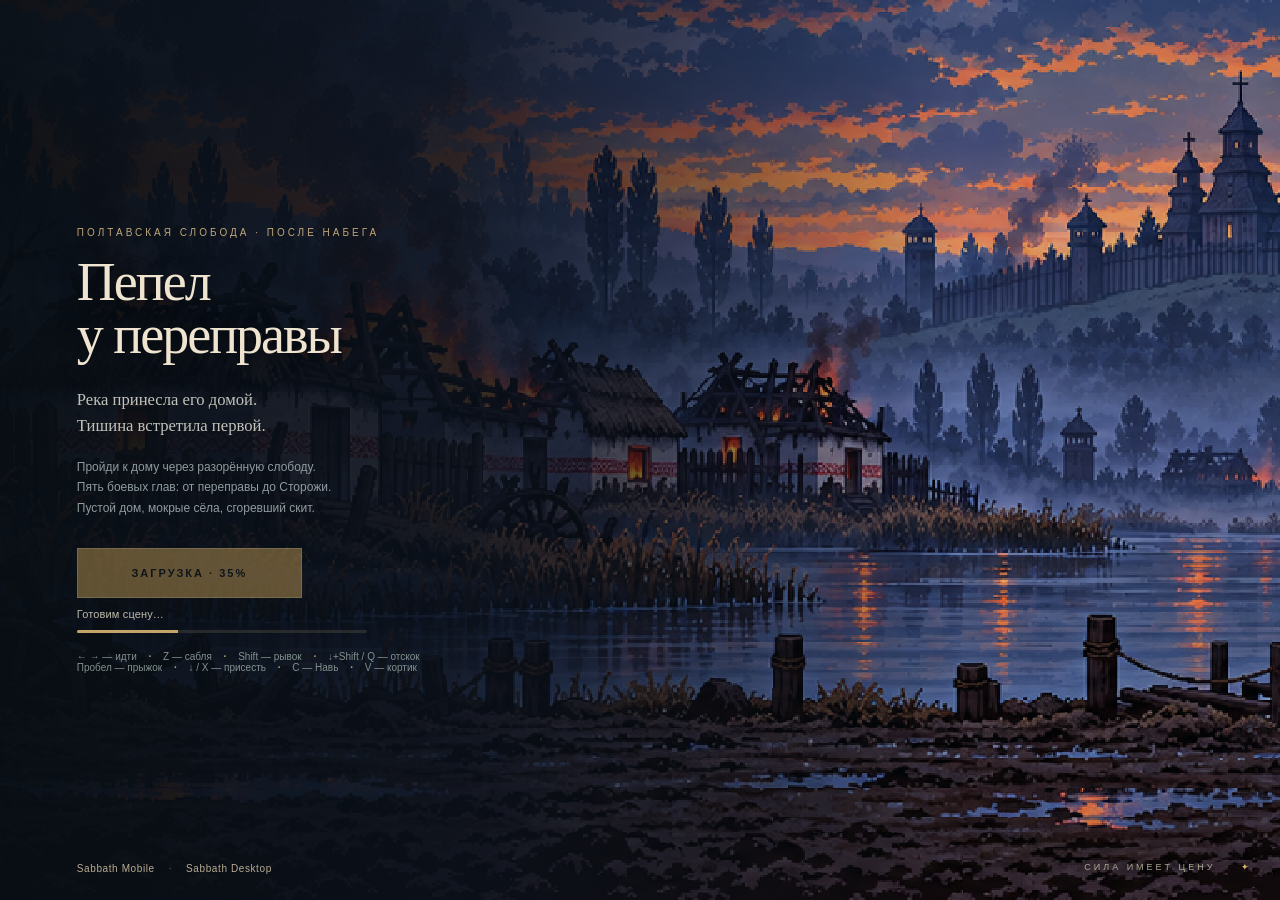
<file: app-741232f45bb1543e153bdb81e3beffa8ec661a3fd54ace9c3d1d588f63ead83f.html>
<!doctype html>
<html lang="ru"><head><meta charset="utf-8"><meta name="viewport" content="width=device-width,initial-scale=1,maximum-scale=1,user-scalable=no,viewport-fit=cover"><meta name="theme-color" content="#0b1014"><meta name="apple-mobile-web-app-capable" content="yes"><meta name="apple-mobile-web-app-status-bar-style" content="black-translucent"><meta name="apple-mobile-web-app-title" content="Sabbath"><link rel="manifest" href="manifest.webmanifest"><link rel="apple-touch-icon" href="icons/icon-180.png"><link rel="icon" href="icons/icon-192.png"><title>Sabbath Mobile</title><style>*{box-sizing:border-box}html,body{margin:0;background:#0b1014;color:#e0d8c7;font-family:Georgia,serif}body{min-height:100vh;display:grid;place-items:center;background:radial-gradient(ellipse at 50% 10%,#22282b,transparent 65%),#090d10}button,a{-webkit-tap-highlight-color:transparent}button{cursor:pointer;color:inherit;font:11px Arial,sans-serif;letter-spacing:1.5px;border:1px solid #86735255;background:#141a1ac9;padding:13px 17px}button:hover{background:#aa824528;border-color:#b69961}button:focus-visible,a:focus-visible{outline:2px solid #e6c37d;outline-offset:3px}button:disabled{cursor:wait;opacity:.5}main{width:min(1440px,100%);padding:0 32px}header{height:105px;display:flex;align-items:center;gap:12px}.wordmark{color:#d5c3a0;font-size:30px;letter-spacing:8px;text-decoration:none}.wordmark span{font:8px Arial;letter-spacing:3px;display:block;margin-top:6px}.chapter{margin-left:auto;margin-right:28px;font:10px Arial;letter-spacing:2px;color:#89918e}.chapter i{font:italic 25px Georgia;color:#c7b185;margin-left:14px}#stage{position:relative;aspect-ratio:16/9;overflow:hidden;isolation:isolate;background:#111820;box-shadow:0 20px 80px #0008;border:1px solid #cbb77c25}canvas{display:block;width:100%;height:100%;image-rendering:pixelated;outline:none}.overlay{position:absolute;inset:0;display:flex;align-items:center;background:linear-gradient(90deg,#080e14f5 0%,#0a111bd9 36%,#0a111b20 75%);padding:6%}.intro-copy{max-width:620px}.eyebrow{font:10px Arial;letter-spacing:3px;color:#c0a678;margin-bottom:18px}h1{font-weight:400;font-size:clamp(36px,5.7vw,86px);line-height:.98;letter-spacing:-2px;margin:0 0 25px;color:#eee4cf;text-shadow:0 2px 20px #0008}p{font-size:clamp(13px,1.3vw,18px);line-height:1.6;color:#c1c3ba;margin:0 0 17px}.brief{font:12px/1.7 Arial;color:#8f9b9e;margin-bottom:30px}.primary{background:#b89351;color:#111718;border:1px solid #dec385;min-width:225px;letter-spacing:2px;padding:18px 24px;font-weight:bold}.primary:hover{background:#d0b271}.keys-preview{font:10px Arial;color:#82918e;margin-top:18px}.keys-preview b{margin:0 9px;color:#bea36a}.intro-note{position:absolute;right:28px;bottom:28px;font:9px Arial;letter-spacing:3px;color:#aaa78f}.intro-note span{margin-left:20px;color:#d8b56e}.center{text-align:center;justify-content:center;background:#091016dd;backdrop-filter:blur(3px)}h2{font-size:clamp(28px,4vw,52px);font-weight:400;margin:20px 0}.secondary{display:block;margin:18px auto 0;border:0;color:#acb5b4}#hud{position:absolute;inset:0;pointer-events:none;padding:26px;display:flex;align-items:flex-start;justify-content:space-between;font-family:Arial}.vitals{width:200px;background:#09111a66;padding:12px;border-left:2px solid #ac8e56}.name{font-size:10px;letter-spacing:3px;color:#dfc697}.name span{float:right;font-size:11px;letter-spacing:0}.bar{height:7px;background:#04080b;margin-top:9px;box-shadow:0 0 0 1px #b1a17f22}.bar i{height:100%;display:block;background:linear-gradient(90deg,#853e40,#cf7662);transition:width .12s;width:100%}.bar.nav{height:3px;margin-top:6px}.bar.nav i{width:0;background:#9383bb}small{display:block;font:8px Arial;letter-spacing:1.5px;margin-top:9px;color:#adb1aa}.objective{margin-right:48px;text-align:right}.objective>span{font-size:9px;letter-spacing:3px;color:#c0ae8c}.objective strong{display:block;font:30px Georgia;margin:5px 0;color:#e5d9bb}.objective em{font:17px Georgia;color:#899697}#pause{position:absolute;right:19px;top:22px;pointer-events:auto;padding:7px 10px}#caption{position:absolute;bottom:8%;left:15%;width:70%;text-align:center;font-size:clamp(13px,1.5vw,21px);color:#e0d3b4;text-shadow:0 2px 5px #000,0 1px 15px #000;pointer-events:none;transition:opacity .6s}#toast{position:absolute;top:22%;width:100%;text-align:center;font:10px Arial;letter-spacing:2px;color:#dfbd83;pointer-events:none}footer{display:flex;align-items:center;gap:16px;height:74px;font:10px Arial;color:#838e91}footer div{margin-left:auto;font-size:8px;letter-spacing:2px;color:#a59677}kbd{display:inline-block;padding:5px 6px;border:1px solid #76827c35;margin-right:3px;font:9px Arial;color:#c0c1b0;border-radius:2px}#touch{display:none}[hidden]{display:none!important}#stage:fullscreen{width:100vw;height:100vh;aspect-ratio:auto}#stage:fullscreen canvas{object-fit:contain;background:#080d11}@media(max-width:800px){main{padding:0 8px}header{height:70px}.wordmark{font-size:21px}.wordmark span{font-size:6px}.chapter{display:none}#sound{margin-left:auto}button{padding:10px}.brief{font-size:10px;margin-bottom:12px}h1{font-size:38px;margin-bottom:12px}.eyebrow{font-size:8px;margin-bottom:10px}.primary{min-width:170px;padding:12px;font-size:9px}.keys-preview,.intro-note{display:none}footer{gap:7px;flex-wrap:wrap;height:65px}footer div{display:none}#hud{padding:12px}.vitals{width:145px;padding:7px}.objective strong{font-size:23px}#caption{bottom:17%}#touch{position:absolute;bottom:8px;left:10px;right:10px;display:flex;gap:6px;pointer-events:auto}#touch span{flex:1}#touch button{padding:12px;background:#111b21b8;font-size:9px;touch-action:none}.overlay{z-index:5}}

.demonic .vitals{border-color:#b292e7}.demonic .name{color:#d5b3fb}.demonic .bar.nav i{background:#c4a0f1}#powertext{line-height:1.4}

#install-note{font:12px/1.5 Arial;color:#b9b5a7;display:flex;gap:20px;justify-content:space-between;padding:0 0 10px}#install-note details{max-width:350px}#install-note summary{cursor:pointer;color:#ddc28d}#rotate-hint{display:none}
@media(pointer:coarse){
html,body{overscroll-behavior:none}body{min-height:100dvh}main{padding:env(safe-area-inset-top) max(8px,env(safe-area-inset-right)) env(safe-area-inset-bottom) max(8px,env(safe-area-inset-left))}header{height:48px}.wordmark{font-size:19px}.wordmark span,.chapter,footer,#fullscreen{display:none}#sound{margin-left:auto;min-height:44px}#stage{touch-action:none;user-select:none;-webkit-user-select:none;-webkit-touch-callout:none;aspect-ratio:auto;height:calc(100dvh - 80px - env(safe-area-inset-top) - env(safe-area-inset-bottom));min-height:250px}canvas{height:calc(100% - 76px);object-fit:contain;background:#090e13}.overlay{bottom:76px;z-index:5;padding:3% 5%}.intro-copy p:not(.brief){display:none}.intro-copy h1{font-size:34px;margin:5px 0 9px}.brief{font-size:11px;margin-bottom:10px}.eyebrow{font-size:8px;margin-bottom:5px}.primary{min-height:44px;padding:12px 16px}.keys-preview,.intro-note{display:none}#hud{padding:8px}.vitals{width:145px;padding:6px}.objective{margin-right:50px}.objective small{display:none}.objective strong{font-size:23px;margin:2px}#pause{top:8px;right:8px;min-width:44px;min-height:44px}#caption{bottom:88px;font-size:12px}#toast{top:28%;font-size:10px;letter-spacing:.5px}#touch{display:flex;position:absolute;left:8px;right:8px;bottom:6px;gap:8px;height:62px;pointer-events:auto;align-items:center}#touch span{flex:1}#touch button{touch-action:none;min-width:56px;height:56px;padding:8px;font:10px Arial;letter-spacing:.5px;border-radius:12px;background:#19232e;border:1px solid #99846188;user-select:none;-webkit-user-select:none}#touch button[data-key="j"]{background:#a8874f;color:#090e13;min-width:76px;font-weight:bold}#touch button.held{background:#dcc089;color:#111;transform:translateY(2px)}#install-note{font-size:10px;padding:0 4px 5px}#install-note details{max-width:55%}
}
@media(pointer:coarse) and (orientation:portrait){#stage{height:60dvh;min-height:350px}canvas{height:calc(100% - 142px)}#touch{height:130px;display:grid;grid-template-columns:repeat(4,1fr);gap:7px}#touch span{display:none}#touch button{min-width:44px;width:100%}#touch button[data-key="a"],#touch button[data-key="d"]{grid-row:1 / 3;height:100%}#touch button[data-key="j"]{min-width:44px}#caption{bottom:150px}#hud .vitals{width:130px}#hud .objective{margin-right:43px}.objective>span{font-size:7px;letter-spacing:1px}.overlay{bottom:142px}.brief{display:none}#rotate-hint{display:block;padding:18px 8px;text-align:center;font:13px/1.5 Arial;color:#bdaf92}#install-note{padding:10px 0}}
@media(display-mode:standalone){#install-note details{display:none}}
main{min-width:0;max-width:100vw}#stage,canvas{min-width:0}
@media(pointer:coarse){body{display:block}main{width:100%;max-width:100%;}#install-note>*{min-width:0}}

/* Landscape phone: the world fills the viewport; controls float above it. */
@media (orientation:landscape){
 html,body{width:100%;height:100%;overflow:hidden;background:#090e13}
 main{padding:0;width:100%;height:100dvh;max-width:none}
 header{position:fixed;z-index:20;top:max(8px,env(safe-area-inset-top));right:calc(max(12px,env(safe-area-inset-right)) + 54px);height:36px;pointer-events:none}
 header .wordmark,header .chapter,#fullscreen,#install-note,#rotate-hint,footer{display:none}
 #sound{pointer-events:auto;min-height:36px;height:36px;padding:5px 8px;font-size:8px;letter-spacing:.5px;border-radius:18px;background:#0b14248c}
 #stage{position:fixed;inset:0;width:100%;height:100dvh;min-height:0;aspect-ratio:auto;border:0;box-shadow:none}
 #stage canvas{width:100%;height:100%;object-fit:fill}
 .overlay{inset:0;padding:5% max(6%,env(safe-area-inset-left));z-index:5}
 .intro-copy h1{font-size:clamp(32px,7vh,54px)}
 #hud{padding:max(10px,env(safe-area-inset-top)) max(14px,env(safe-area-inset-right)) 0 max(14px,env(safe-area-inset-left))}
 .vitals{width:144px;background:#09111a85;padding:7px}.name{font-size:9px}.bar{margin-top:6px}#powertext{font-size:7px;letter-spacing:.6px;margin-top:5px}
 .objective{margin-right:145px;background:#09111a70;padding:4px 8px;border-radius:8px}.objective>span{display:none}.objective strong{font-size:22px}
 #pause{top:max(8px,env(safe-area-inset-top));right:max(12px,env(safe-area-inset-right));border-radius:50%;width:36px;height:36px;min-height:36px;min-width:36px;padding:0;background:#0b14248c}
 #caption{bottom:13px;left:25%;width:50%;font-size:12px}#toast{top:24%;padding:0 20%;font-size:10px}
 #touch{position:absolute;inset:0;display:block;height:auto;pointer-events:none;background:none}
 #touch span{display:none}
 #touch button{position:absolute;pointer-events:auto;width:54px;min-width:54px;height:54px;min-height:54px;padding:0;border-radius:50%;border:1px solid #d8c59c80;background:#111b2a85;color:#eee3cf;font:8px Arial;letter-spacing:.2px;box-shadow:0 2px 12px #0004;backdrop-filter:blur(3px);-webkit-backdrop-filter:blur(3px)}
 /* Larger movement circles almost meet; their shared pad handles diagonals. */
 #touch{--left-edge:max(18px,env(safe-area-inset-left));--edge:max(18px,env(safe-area-inset-right));--base:max(12px,env(safe-area-inset-bottom));--pad-step:64px;--move-size:76px;--move-step:56px}
 #move-pad{position:absolute;left:var(--left-edge);bottom:var(--base);width:calc(var(--move-size) + var(--move-step)*2);height:calc(var(--move-size) + var(--move-step)*2);pointer-events:auto;touch-action:none}
 #move-pad::before{content:"";position:absolute;inset:24px;border-radius:50%;background:#10182755;border:1px solid #d8c59c30;pointer-events:none}
 #move-pad::after{content:"";position:absolute;left:calc(50% - 5px);top:calc(50% - 5px);width:10px;height:10px;border:1px solid #d8c59c70;border-radius:50%;pointer-events:none}
 #move-pad.active::before{background:#99805a25;border-color:#d8c59c60}
 #touch #move-pad button{width:var(--move-size);min-width:var(--move-size);height:var(--move-size);min-height:var(--move-size);font-size:30px}
 #touch button[data-key="a"]{left:0;bottom:var(--move-step)}
 #touch button[data-key=" "]{left:var(--move-step);bottom:calc(var(--move-step)*2)}
 #touch button[data-key="d"]{left:calc(var(--move-step)*2);bottom:var(--move-step)}
 #touch button[data-key="x"]{left:var(--move-step);bottom:0}
 #touch button[data-key="v"]{right:calc(var(--edge) + var(--pad-step));bottom:calc(var(--base) + var(--pad-step)*2);font-size:9px}
 #touch button[data-key="Shift"]{right:calc(var(--edge) + var(--pad-step)*2);bottom:calc(var(--base) + var(--pad-step));font-size:10px}
 #touch button[data-key="j"]{right:var(--edge);bottom:calc(var(--base) + var(--pad-step) - 4px);width:62px;min-width:62px;height:62px;min-height:62px;background:#9e784dad;color:#fff3d2;font-size:11px}
 #touch button[data-key="e"]{right:calc(var(--edge) + var(--pad-step));bottom:var(--base);border-color:#b998e0aa;background:#38224880;font-size:10px}
 #touch button.held{background:#d9bc82c9;color:#111;transform:scale(.94)}
}

@media(orientation:landscape){
 header{display:none}.objective{margin-right:48px;background:none}.vitals{background:none}#caption{bottom:12px}#stage{background:#090e13}
}
@media(orientation:portrait){
 html,body{height:100%;overflow:hidden}header,#stage,#install-note,footer{display:none!important}
 #rotate-hint{position:fixed;inset:0;z-index:50;display:flex;flex-direction:column;align-items:center;justify-content:center;padding:32px;text-align:center;background:linear-gradient(#08101bcc,#08101bef),var(--scene-background,none) center/cover;color:#dcc8a1}
 .rotate-brand{font:32px Georgia;letter-spacing:8px}.rotate-subtitle{font:18px Georgia;margin-top:12px;color:#b6af9f}.rotate-symbol{font:64px Georgia;margin:38px 0 20px;color:#b99461}#rotate-hint p{font:16px/1.5 Arial;max-width:270px;color:#dcc8a1}
}

/* Game gestures belong to the controls, never to page zoom or scrolling. */
html,body,#stage,#touch,canvas{touch-action:none;overscroll-behavior:none}
button{touch-action:manipulation}#touch button{touch-action:none}
#touch button.ready{box-shadow:0 0 17px #b288d766;border-color:#dbc2ff;background:#553574aa}

/* Desktop uses the same combat, with a keyboard-first presentation. */
.desktop #touch{display:none!important}.desktop .keys-preview{display:block}.desktop .objective small{display:none}
.desktop .vitals{width:180px}.desktop .keys-preview{font-size:12px;line-height:1.8;max-width:430px}

#menu #sound{display:block;margin:14px auto 0;min-height:36px;height:36px;font-size:10px;padding:6px 14px}

.edition-links{position:absolute;left:max(6%,env(safe-area-inset-left));bottom:18px;display:flex;gap:14px;align-items:center;font:10px Arial;letter-spacing:.6px}.edition-links a{color:#b9ab91;text-decoration:none;padding:8px 0}.edition-links a:hover{color:#f2d8a4}.edition-links span{color:#6a6d6a}@media(max-height:400px){.edition-links{bottom:8px;font-size:9px}}

@media(orientation:portrait){.desktop #rotate-hint{display:none!important}.desktop header,.desktop footer{display:none!important}.desktop main{padding:0;width:100%;height:100dvh}.desktop #stage{display:block!important;position:fixed;left:0;top:50%;transform:translateY(-50%);width:100vw;height:56.25vw;min-height:0;border:0}.desktop #stage canvas{width:100%;height:100%;object-fit:fill}.desktop .overlay{inset:0;padding:4% 6%}.desktop h1{font-size:clamp(26px,5vw,45px)}.desktop .intro-copy p:not(.brief),.desktop .brief,.desktop .intro-note{display:none}.desktop .keys-preview{font-size:10px}.desktop #caption{bottom:10px}.desktop .edition-links{bottom:8px}}

#story-copy{position:absolute;top:15%;left:26%;width:48%;z-index:3;text-align:center;pointer-events:none;text-shadow:0 2px 8px #000,0 0 25px #000;background:radial-gradient(ellipse,#070b1199,transparent 72%);padding:16px}
#story-title{font:10px Arial;letter-spacing:2.5px;color:#d6b988;margin-bottom:12px}#story-text{font:clamp(13px,2.2vh,19px)/1.5 Georgia;color:#eee3ca}
#interact-hint{position:absolute;z-index:4;left:50%;bottom:24px;transform:translateX(-50%);min-height:44px;border-radius:24px;background:#101820b8;font:10px Arial;letter-spacing:1px;border-color:#b59b6977;max-width:46%}
body[data-scene="house"] #hud .vitals,body[data-scene="house"] #hud .objective,body[data-scene="house"] #touch button[data-key="v"],body[data-scene="house"] #touch button[data-key="e"],body[data-scene="house"] #touch button[data-key="x"],body[data-scene="house"] #touch button[data-key=" "],body[data-scene="house"] #touch button[data-key="Shift"]{display:none}
body[data-scene="house"] #caption{bottom:84px}
#fresh-start{margin:10px 0 0;font:10px Arial;padding:5px 0;min-height:28px}#new-run{font-size:9px;opacity:.8}
@media(max-height:430px){#story-copy{top:10%;left:20%;width:60%;padding:6px}#story-title{margin-bottom:6px;font-size:9px}#interact-hint{bottom:18px;font-size:9px}}

body[data-scene="house"] #interact-hint{bottom:calc(max(16px,env(safe-area-inset-bottom)) + 108px)}
body[data-scene="house"] #caption{bottom:auto;top:12px}

body[data-scene="house"] #interact-hint{background:none;border:0;box-shadow:none;text-shadow:0 2px 6px #000,0 0 18px #000;color:#e7cea0}

#boss-hud{position:absolute;top:14px;left:50%;transform:translateX(-50%);width:clamp(180px,30vw,340px);text-align:center;color:#dbbe98;font:10px Arial;letter-spacing:1.8px;text-shadow:0 2px 4px #000}#boss-hud>div{height:5px;margin-top:7px;background:#100d12;box-shadow:0 0 0 1px #ae957544}#boss-health{height:100%;display:block;background:linear-gradient(90deg,#653542,#c17b5a);transition:width .12s}#endcopy{max-width:620px;margin:0 auto 17px}#menu>div{max-width:90%;}#continue-level{margin:10px auto 0}
@media(max-height:430px){#menu h2{font-size:27px;margin:10px 0}#endcopy{font-size:12px;line-height:1.5;max-width:480px}#menu .secondary{margin-top:8px;padding:6px}#boss-hud{top:11px;font-size:8px;letter-spacing:.8px}}

/* Safari can report a stale orientation query during a viewport rotation.
   The measured viewport also drives the portrait gate and pauses the game. */
body.phone-portrait{height:100%;overflow:hidden}
body.phone-portrait header,body.phone-portrait #stage,body.phone-portrait #install-note,body.phone-portrait footer{display:none!important}
body.phone-portrait #rotate-hint{position:fixed;inset:0;z-index:50;display:flex;flex-direction:column;align-items:center;justify-content:center;padding:32px;text-align:center;background:linear-gradient(#08101bcc,#08101bef),var(--scene-background,none) center/cover;color:#dcc8a1}
body.phone-portrait .rotate-brand{font:32px Georgia;letter-spacing:8px}
body.phone-portrait .rotate-subtitle{font:18px Georgia;margin-top:12px;color:#b6af9f}
body.phone-portrait .rotate-symbol{font:64px Georgia;margin:38px 0 20px;color:#b99461}
body.phone-portrait #rotate-hint p{font:16px/1.5 Arial;max-width:270px;color:#dcc8a1}

/* Preparation belongs to the title screen and disappears before play. */
#intro:not([hidden]) ~ #touch,#menu:not([hidden]) ~ #touch{display:none!important}
#load-status{max-width:290px;margin-top:9px;font:11px/1.45 Arial,sans-serif;color:#bdbaaa;letter-spacing:.15px}
#load-meter{height:3px;margin-top:7px;background:#dac28a22;overflow:hidden;border-radius:2px}
#load-fill{display:block;height:100%;width:0;background:#c4a569;transition:width .12s}
#load-status.failed{color:#dcc799}
#load-status.failed #load-meter{display:none}

/* Combat hints stay above the thumb controls, with no banner covering the scene. */
@media(orientation:landscape){body:not(.desktop):not([data-scene="house"]) #caption{top:clamp(80px,21vh,90px);bottom:auto;left:19%;width:62%;font:11px/1.35 Arial,sans-serif}}

@media(orientation:landscape){body:not(.desktop):not([data-scene="house"]) #toast{top:calc(clamp(80px,21vh,90px) + 40px);left:19%;width:62%;font:10px/1.3 Arial,sans-serif;letter-spacing:.5px}}

body[data-scene="house"] #move-pad{pointer-events:none}
</style></head>
<body><script>
window.SABBATH_BUILD={release:"v32"};
if(location.pathname.endsWith('/desktop.html')){
 document.body.classList.add('desktop');document.title='Sabbath Desktop';
 document.querySelector('link[rel="manifest"]').setAttribute('href','desktop.webmanifest');
}
</script><main><header><a class="wordmark" href="./index.html">SABBATH<span>AMONG LIFE AND DEATH</span></a><div class="chapter">ИГРОВОЙ ЭТЮД <i>01</i></div><button id="fullscreen" aria-label="Полный экран">⛶</button></header>
<section id="stage" aria-label="Игра Sabbath"><canvas id="game" width="960" height="540" tabindex="0" aria-label="Игровое поле. Стрелки влево и вправо — движение, пробел — прыжок, Z — удар, Shift — рывок, C — Навь, стрелка вниз или X — присесть, Escape — пауза"></canvas>
<div id="hud" hidden><div class="vitals"><div class="name">ЯРОМІР <span id="hptext">100</span></div><div class="bar"><i id="health"></i></div><div class="bar nav"><i id="power"></i></div><small id="powertext">НАВЬ · C</small></div><div class="objective"><span id="area">ПРИСТАНЬ</span><strong id="kills">0 <em>/ 10</em></strong><small>УПЫРЕЙ УНИЧТОЖЕНО</small></div><div id="boss-hud" hidden><span id="boss-name">СОТНИК СТОРОЖИ</span><div><i id="boss-health"></i></div></div><button id="pause" aria-label="Пауза">Ⅱ</button></div>
<div id="story-copy" hidden><div id="story-title"></div><p id="story-text"></p></div><button id="interact-hint" hidden></button><div id="caption" role="status"></div><div id="toast" role="status"></div>
<div class="overlay" id="intro"><div class="intro-copy"><div class="eyebrow">ПОЛТАВСКАЯ СЛОБОДА · ПОСЛЕ НАБЕГА</div><h1>Пепел<br>у переправы</h1><p>Река принесла его домой.<br>Тишина встретила первой.</p><p class="brief">Пройди к дому через разорённую слободу.<br>Пять боевых глав: от переправы до Сторожи.<br>Пустой дом, мокрые сёла, сгоревший скит.</p><button class="primary" id="start" disabled>ЗАГРУЗКА · 0%</button><div id="load-status" role="status" aria-live="polite"><span id="load-copy">Готовим сцену…</span><div id="load-meter" role="progressbar" aria-label="Подготовка сцены" aria-valuemin="0" aria-valuemax="100" aria-valuenow="0"><i id="load-fill"></i></div></div><button id="fresh-start" class="secondary" hidden>НОВАЯ ИГРА</button><div class="keys-preview">← → — идти <b>·</b> Z — сабля <b>·</b> Shift — рывок <b>·</b> ↓+Shift / Q — отскок<br>Пробел — прыжок <b>·</b> ↓ / X — присесть <b>·</b> C — Навь <b>·</b> V — кортик</div></div><nav class="edition-links" aria-label="Вариант управления"><a href="mobile.html">Sabbath Mobile</a><span>·</span><a href="desktop.html">Sabbath Desktop</a></nav><div class="intro-note">СИЛА ИМЕЕТ ЦЕНУ <span>✦</span></div></div>
<div class="overlay center" id="menu" hidden><div><div class="eyebrow" id="endlabel">ПАУЗА</div><h2 id="endtitle">Тишина между ударами</h2><p id="endcopy"></p><button class="primary" id="continue-level" hidden>ПРОДОЛЖИТЬ ПУТЬ →</button><button class="primary" id="resume">ПРОДОЛЖИТЬ</button><button id="sound" aria-label="Включить звук">ЗВУК: ВЫКЛ</button><button class="secondary" id="new-run" hidden>С ПЕРЕПРАВЫ ЗАНОВО</button><button class="secondary" id="restart">НАЧАТЬ ЗАНОВО</button></div></div>
<div id="touch" aria-label="Сенсорное управление"><div id="move-pad" role="group" aria-label="Крестовина движения: диагонали совмещают действия"><button aria-label="Идти влево" data-key="a">←</button><button aria-label="Прыжок" data-key=" ">↑</button><button aria-label="Идти вправо" data-key="d">→</button><button data-key="x" aria-label="Приседание — переключить" aria-pressed="false">↓</button></div><button data-key="v" aria-label="Бросить кортик">КОРТИК 3</button><button data-key="Shift">РЫВОК</button><button data-key="j">САБЛЯ</button><button data-key="e">НАВЬ</button></div>
</section><footer><span><kbd>←</kbd><kbd>→</kbd> движение</span><span><kbd>Пробел</kbd> прыжок</span><span><kbd>Z</kbd> сабля</span><span><kbd>Shift</kbd> рывок</span><span><kbd>C</kbd> Навь</span><span><kbd>Esc</kbd> пауза</span><div>ПЯТЬ ДОРОГ. ОДНА ПРОПАВШАЯ СЕМЬЯ.</div></footer><div id="rotate-hint"><div class="rotate-brand">SABBATH</div><div class="rotate-subtitle">Пепел у переправы</div><div class="rotate-symbol" aria-hidden="true">↻</div><p>Поверните телефон горизонтально</p></div></main><script>/* Five playable episodes; the house is a separate interlude after episode one. */
(function(root){
const chapters=[null,
 {scene:'riverside',barrels:[1640],name:'Пепел у переправы',exit:3750,xs:[570,850,1160,1550,1750,2020,2480,2720,3060,3390],types:['cutter','crawler','spitter','cutter','heavy','spitter','crawler','spitter','cutter','heavy'],gates:[[1350,[0,1,2]],[2200,[3,4,5]],[3530,[6,7,8,9]]],bounds:[[250,1280],[1430,2130],[2330,3460]],buried:[1,4,6,9],elite:[9,480],areas:['ПРИСТАНЬ','КОЛОДЕЦ','ДОРОГА ДОМОЙ'],intro:'Переправа занята. Следи за замахами — и бей в ответ.',captions:[[1380,'У колодца шевелится что-то тяжёлое.'],[2270,'Дом рядом. Здесь тени охотятся вместе.'],[3570,'Десять теней пали. За дверью — тишина.']]},
 {scene:'sich',barrels:[1730,2820],name:'За частоколом',exit:3430,xs:[480,860,1390,1590,1900,2440,2660,2850,3080],types:['cutter','gunner','crawler','cutter','gunner','crawler','gunner','heavy','gunner'],gates:[[1150,[0,1]],[2150,[2,3,4]],[3210,[5,6,7,8]]],bounds:[[270,1080],[1260,2070],[2260,3160]],buried:[2,5],elite:[7,420],areas:['БРАМА','МАЙДАН','ПОКРОВА'],intro:'Сечь молчит. У ворот ещё кто-то остался.',captions:[[1180,'На майдане некому поднять знамя.'],[2200,'За этой дверью ещё теплится лампадка.'],[3250,'Святого отця тут вже давно нема.']],outro:'Лампадка ещё горит. Семьи здесь нет. За Сечью дорога уходит в мокрые сёла.'},
 {scene:'villages',name:'Мокрая дорога',exit:3570,xs:[500,790,1050,1490,1740,1990,2480,2760,3040,3240],types:['lancer','cutter','spitter','gunner','lancer','crawler','lancer','spitter','gunner','heavy'],gates:[[1260,[0,1,2]],[2230,[3,4,5]],[3350,[6,7,8,9]]],bounds:[[250,1190],[1370,2150],[2350,3300]],buried:[5,9],elite:[9,440],areas:['МОКРЫЕ СЁЛА','СТАРЫЙ ТРАКТ','ОПУШКА'],intro:'Дождь смыл следы. Ставни закрываются перед ним.',captions:[[1300,'Копья держат дорогу. Не стой перед остриём.'],[2280,'В луже — его лицо. Почему оно кажется чужим?'],[3380,'За последним колодцем начинается лес.']],outro:'У колодца Параска сказала: «Я твою Златочку приймала. Не знаю, де вона зараз». Дальше — только лесная дорога.'},
 {scene:'skit',name:'Сгоревший скит',exit:3370,xs:[530,780,1010,1450,1720,1910,2440,2720,3010],types:['crawler','lancer','spitter','heavy','lancer','gunner','crawler','lancer','heavy'],gates:[[1180,[0,1,2]],[2140,[3,4,5]],[3160,[6,7,8]]],bounds:[[260,1110],[1300,2070],[2270,3100]],buried:[0,3,6],elite:[8,480],embers:[790,1660,2630],areas:['ЛЕСНОЙ СКИТ','ОБГОРЕЛЫЕ КЕЛЬИ','К СТОРОЖЕ'],intro:'Скит выгорел. Монахов нет. Даже кресты не уцелели.',captions:[[570,'УГЛИ: свет под ногами предупреждает о вспышке. Перепрыгни — или уведи врага в огонь.'],[1250,'«Бачиш, що він робить?» — только это сказал Голос.'],[2190,'Там, над деревьями, крепость его дедов. Чужие заняли её.']],outro:'За ночь костёр угас. На миг приснился тёплый солнечный круг. Утром Яромир уже не помнил сна. Сторожа ждала.'},
 {scene:'fortress',barrels:[940,1830],name:'Внешний двор Сторожи',exit:3590,xs:[460,760,1060,1510,1740,2010,2160,2980],types:['lancer','gunner','cutter','gunner','lancer','heavy','crawler','captain'],gates:[[1250,[0,1,2]],[2290,[3,4,5,6]],[3370,[7]]],bounds:[[250,1180],[1360,2210],[2400,3300]],buried:[],areas:['ВОРОТА','СТОЙЛА','ДВОР СОТНИКА'],intro:'Ворота открыты. Оставшиеся в стойлах не опустили оружия.',captions:[[1290,'Они видят одного козака. Почему же так боятся?'],[2320,'СОТНИК: пригнись под уколом, перепрыгни волну, уйди за спину от тяжёлого удара.'],[3410,'Внешний двор опустел. Палий ещё ждёт в цитадели.']]}
];
root.SabbathChapters=chapters;if(typeof module!=='undefined')module.exports=chapters;
})(typeof globalThis!=='undefined'?globalThis:window);
</script><script>/* Deterministic combat simulation: world coordinates, no renderer or network. */
(function(root){
'use strict';
const clamp=(v,a,b)=>Math.max(a,Math.min(b,v));
// The first shared horizontal/vertical contact, including entry through a roof.
function segmentEntry(x0,z0,x1,z1,left,right,bottom,top){
 let enter=0,exit=1;
 for(const [start,end,min,max] of [[x0,x1,left,right],[z0,z1,bottom,top]]){
  const delta=end-start;if(delta===0){if(start<min||start>max)return null;continue;}
  const a=(min-start)/delta,b=(max-start)/delta;enter=Math.max(enter,Math.min(a,b));exit=Math.min(exit,Math.max(a,b));if(enter>exit)return null;
 }
 return enter;
}
const CHAPTERS=typeof module!=='undefined'?require('./chapters.js'):root.SabbathChapters;
const killsBefore=chapter=>CHAPTERS.slice(1,chapter).reduce((sum,c)=>sum+c.types.length,0);
const BUTT={trigger:115,reach:105,height:120,windup:.70,active:.18,recover:1.10,damage:20};
const TYPES={
 cutter:{hp:144,speed:75,reach:76,windup:.60,recover:.80,damage:20},
 crawler:{hp:112,speed:91,reach:205,windup:.70,recover:1.05,damage:23},
 spitter:{hp:128,speed:52,reach:365,windup:.85,recover:1.5,damage:18},
 gunner:{hp:150,speed:58,reach:420,windup:1.05,recover:1.75,damage:22},
 heavy:{hp:300,speed:42,reach:112,windup:.95,recover:1.40,damage:34},
 lancer:{hp:180,speed:68,reach:165,windup:.85,recover:1.10,damage:25},
 captain:{hp:880,speed:62,reach:175,windup:1.05,recover:1.30,damage:29}
};
class SabbathGame{
 constructor(){this.reset()}
 reset(chapter=1,carry={}){
  this.chapter=Number.isInteger(chapter)&&CHAPTERS[chapter]?chapter:1;this.level=CHAPTERS[this.chapter];this.scene=this.level.scene;this.totalKills=carry.totalKills||0;
  this.viewWidth=this.viewWidth||960;this.mode='intro';this.time=carry.time||0;this.kills=0;this.cam=0;this.events=[];this.powerUses=0;this.combo=0;this.comboAge=0;this.shake=0;this.hitstop=0;this.projectiles=[];this.lastDamage=null;this.nextProjectile=0;this.attackTargets=new Set();this.attackBuffer=0;this.jumpBuffer=0;this.stats={hits:0,perfectDodges:0,parries:0,airHits:0,knifeHits:0,damageTaken:0};
  this.player={x:130,z:0,vz:0,hp:100,maxHp:100,nav:0,face:1,attack:0,cooldown:0,evade:0,evadeCd:0,evadeKind:'forward',evadeDir:1,evadeSpeed:590,inv:0,hurtTime:0,moving:false,power:0,transform:0,stride:0,landTime:0,counter:0,knives:3,throwCd:0,throwTime:0,throwPending:0,throwFacing:1,airAttack:false,lowAttack:false,crouching:false,attackHit:false};
  const cfg=this.level;this.gates=cfg.gates.map(([x,ids])=>[x,[...ids]]);
  this.enemies=cfg.types.map((type,i)=>({id:i,type,x:cfg.xs[i],z:0,hp:TYPES[type].hp,maxHp:TYPES[type].hp,heavy:['heavy','captain'].includes(type),bounds:[...cfg.bounds[this.gates.findIndex(g=>g[1].includes(i))]],phase:cfg.buried.includes(i)?'buried':'idle',timer:0,flash:0,face:-1,dead:false,death:0,spawnX:cfg.xs[i],attackNo:0,shotNo:0,staggerGuard:0,broken:0,walk:false,stride:0,hitPlayer:false,lockedFace:-1,move:'thrust'}));
  if(cfg.elite){const elite=this.enemies[cfg.elite[0]];elite.hp=elite.maxHp=cfg.elite[1];elite.elite=true;}
  this.barrels=(cfg.barrels||[]).map((x,id)=>({id,x,height:62,halfWidth:24,radius:132,phase:'idle',timer:0,duration:0,smoke:0}));
  this.exit=cfg.exit;this.markers=new Set();this.hazards=(cfg.embers||[]).map((x,i)=>({x,width:58,phase:'cooldown',timer:1.8+i*.75,hitPlayer:false,hitIds:new Set()}));
  if(carry.maxHp){this.player.maxHp=carry.maxHp;this.player.hp=clamp(carry.hp,1,carry.maxHp);this.powerUses=carry.powerUses||0;for(const key of Object.keys(this.stats))this.stats[key]=carry.stats?.[key]||0;}
 }
 start(){this.mode='playing';this.emit('caption',this.level.intro);}
 areaName(){const i=this.gates.findIndex(([x])=>this.player.x<=x);return this.level.areas[i<0?this.level.areas.length-1:i];}
 houseWidth(){return Math.max(1280,this.viewWidth)}
 houseScale(){return this.houseWidth()/1280}
 houseFocus(){
  const p=this.player,w=this.houseWidth(),items=[{id:'cradle',u:.13,title:'ОПРОКИНУТАЯ КОЛЫБЕЛЬ',text:'Пустая. Ни голоса, ни следа. Только рушник на полу.'},{id:'drawing',u:.25,title:'РИСУНОК НА СТЕНЕ',text:'Солнышко. Маленькая фигурка с косой. Здесь её рука ещё ничего не боялась.'},{id:'hearth',u:.47,title:'ОСТЫВШИЙ ОЧАГ',text:'Угли давно почернели. Никто не ждал его у огня.'},{id:'door',u:.89,title:'К СЕЧИ',text:''}];
  return items.map(item=>({...item,x:item.u*w})).filter(item=>Math.abs(item.x-p.x)<90*this.houseScale()).sort((a,b)=>Math.abs(a.x-p.x)-Math.abs(b.x-p.x))[0]||null;
 }
 openHouse(){
  this.scene='house';this.mode='house';this.kills=0;this.enemies=[];this.projectiles=[];this.barrels=[];this.hazards=[];this.hitstop=0;this.shake=0;this.attackBuffer=0;this.jumpBuffer=0;this.inspected=new Set();this.lastDamage=null;
  const p=this.player;for(const key of ['z','vz','attack','cooldown','evade','evadeCd','inv','hurtTime','power','transform','nav','counter','throwCd','throwTime','throwPending','landTime'])p[key]=0;p.crouching=false;p.moving=false;p.face=-1;p.x=this.houseWidth()*.82;this.cam=Math.max(0,this.houseWidth()-this.viewWidth);
  this.emit('house');this.emit('caption','Дверь открыта. В доме никто не ответил.');
 }
 enterHouse(){if(this.chapter!==1||this.mode!=='won')return false;this.totalKills+=this.kills;this.player.hp=this.player.maxHp;this.player.knives=3;this.openHouse();this.emit('checkpoint');return true}
 interact(){if(this.mode!=='house')return false;const item=this.houseFocus();if(!item)return false;if(item.id==='door'){const carry=this.checkpoint();this.reset(2,carry);this.emit('chapter');this.start();this.emit('checkpoint');}else{this.inspected.add(item.id);this.emit('inspect',item);}return true}
 tickHouse(dt,input){const p=this.player,axis=Number(!!input.right)-Number(!!input.left),before=p.x,scale=this.houseScale();p.moving=!!axis;if(axis)p.face=axis;p.x=clamp(p.x+axis*185*scale*dt,85*scale,this.houseWidth()-85*scale);p.moving=Math.abs(p.x-before)>.01;p.stride+=Math.abs(p.x-before)/(2.4*scale);this.cam+=(clamp(p.x-this.viewWidth*.45,0,this.houseWidth()-this.viewWidth)-this.cam)*Math.min(1,dt*4);}
 checkpoint(){const next=this.mode==='won'&&this.chapter>=2&&this.chapter<5;return{version:2,scene:this.scene==='house'?'house':CHAPTERS[this.chapter+(next?1:0)].scene,maxHp:this.player.maxHp,hp:next?this.player.maxHp:this.player.hp,totalKills:this.totalKills+(next?this.kills:0),time:this.time,powerUses:this.powerUses,stats:{...this.stats}}}
 advanceChapter(){if(this.mode!=='won'||this.chapter<2||this.chapter>=5)return false;const carry=this.checkpoint();this.reset(this.chapter+1,carry);this.emit('chapter');this.start();this.emit('checkpoint');return true}
 restoreCheckpoint(data){
  if(!data||![1,2].includes(data.version))return false;const chapter=data.scene==='house'?1:CHAPTERS.findIndex(c=>c?.scene===data.scene);
  if(chapter<1||data.scene==='riverside'||data.version===1&&!['house','sich'].includes(data.scene)||!Number.isFinite(data.maxHp)||data.maxHp<60||data.maxHp>100||!Number.isFinite(data.hp)||data.hp<=0||data.hp>data.maxHp||data.totalKills!==(data.scene==='house'?10:killsBefore(chapter))||!Number.isFinite(data.time)||data.time<0||data.time>1e7||!Number.isInteger(data.powerUses)||data.powerUses<0||data.powerUses>1000)return false;
  const stats={};for(const key of ['hits','perfectDodges','parries','airHits','knifeHits','damageTaken']){const n=data.stats?.[key];if(!Number.isFinite(n)||n<0||n>1e7)return false;stats[key]=n;}
  this.reset(chapter,{...data,stats});if(data.scene==='house')this.openHouse();else this.start();return true;
 }

 emit(type,data){this.events.push({type,data})}
 charge(amount){const p=this.player,was=p.nav>=100;p.nav=clamp(p.nav+amount,0,100);if(!was&&p.nav===100&&p.power===0)this.emit('toast','НАВЬ ПРОСНУЛАСЬ. НАЖМИ C — ПРЕВРАТИТЬСЯ.')}
 attack(){
  const p=this.player;if(this.mode!=='playing')return false;
  if(p.cooldown>0||p.evade>0||p.throwPending>0){this.attackBuffer=Math.max(.14,Math.min(.24,p.evade+.03));return false}
  p.throwTime=0;this.combo=this.comboAge<.95?this.combo%3+1:1;this.comboAge=0;
  p.counterAttack=p.counter>0;p.airAttack=p.z>0||p.vz>0;p.lowAttack=p.crouching&&!p.airAttack;p.attack=p.airAttack?.38:.34;p.cooldown=p.airAttack?.48:([0,.34,.39,.58][this.combo]);p.attackHit=false;p.attackFacing=p.face;this.attackTargets.clear();
  if(p.airAttack&&p.vz<=0)p.vz=Math.min(p.vz,-190);this.attackBuffer=0;this.emit('swing',p.airAttack?'air':this.combo);return true;
 }
 syncAttackStance(){
  const p=this.player;if(p.attack<=0)return;
  const airborne=p.z>0||p.vz>0,low=p.crouching&&!airborne;
  // A landing keeps an aerial cleave intact. A deliberate duck changes stance.
  if(p.airAttack&&!low)return;
  if(!p.airAttack&&p.lowAttack===low&&!airborne)return;
  // Redirect an uncommitted windup, never restart its timing or hit history.
  // Once active, defensive movement cancels the remaining blade instead.
  if(p.attack>.22){p.airAttack=airborne;p.lowAttack=low;}else p.attack=0;
 }
 resolveAttack(){
  const p=this.player;p.attackHit=true;const finisher=this.combo===3,reach=p.lowAttack?82:p.counterAttack?132:p.airAttack?104:finisher?120:104;let hits=0;
  for(const shot of this.projectiles){if(shot.dead||shot.friendly||shot.kind!=='spit'||Math.abs(shot.x-p.x)>reach||(shot.x-p.x)*p.attackFacing<-15||Math.abs(shot.z-(p.z+(p.lowAttack?24:55)))>(p.lowAttack?25:65))continue;shot.friendly=true;shot.vx=p.attackFacing*420;shot.life=1.4;shot.damage=40;shot.x=p.x+p.attackFacing*30;this.charge(10);this.stats.parries++;this.emit('parry',{x:shot.x,z:shot.z})}
  for(const e of this.enemies){if(e.dead||e.phase==='buried'||e.phase==='emerge'&&e.timer>.65||this.attackTargets.has(e.id)||Math.abs(e.x-p.x)>reach||(e.x-p.x)*p.attackFacing<-20||p.z>(p.airAttack?140:75))continue;
   const backBreak=e.heavy&&e.phase==='windup'&&e.broken===0&&(p.x-e.x)*e.lockedFace<-20;
   const armored=e.heavy&&e.phase==='windup'&&e.broken===0&&(p.x-e.x)*e.face>0;
   let damage=p.lowAttack?(e.type==='crawler'?46:23):p.airAttack?42:[0,25,31,48][this.combo];const breaking=p.airAttack||(!p.lowAttack&&finisher)||p.counter>0||backBreak;
   if(armored&&!breaking){damage*=.3;this.emit('armor',e.x)}
   if(e.phase==='recover'||e.broken>0)damage*=1.25;if(p.counter>0)damage*=1.7;if(p.power>0)damage*=1.5;
   if(armored&&breaking||backBreak){e.broken=1.4;this.emit('break',e.x)}
   this.attackTargets.add(e.id);this.damageEnemy(e,damage,{stagger:!armored||breaking,finisher:breaking});this.moveEnemy(e,p.attackFacing*(e.heavy?5:finisher?23:10),false);hits++;if(p.airAttack)this.stats.airHits++;
  }
  for(const b of this.barrels)if(b.phase==='idle'&&Math.abs(b.x-p.x)<=reach+b.halfWidth&&(b.x-p.x)*p.attackFacing>=-b.halfWidth&&p.z<=(p.airAttack?68:48))this.armBarrel(b,'sabre');
  if(hits){p.counter=0;this.stats.hits+=hits;this.charge(20*hits);this.hitstop=finisher?.065:.035;this.shake=finisher?3:1.5;this.emit('hit',hits)}
 }
 damageEnemy(e,d,options={}){
  if(e.dead)return;e.hp=Math.max(0,e.hp-d);e.flash=.14;this.emit('sparks',{x:e.x,heavy:e.heavy});
  if(e.hp<=0){e.dead=true;e.death=1;e.phase='dead';e.waveTotal=0;e.waveIndex=0;this.kills++;if(this.kills%3===0)this.player.knives=Math.min(3,this.player.knives+1);if(this.player.hp>0)this.player.hp=clamp(this.player.hp+2,0,this.player.maxHp);this.emit('kill',e.x)}
  else if(options.stagger!==false&&e.phase!=='strike'&&(!e.heavy||options.finisher)&&(e.staggerGuard<=0||options.finisher)){e.phase='hurt';e.volley=0;e.waveTotal=0;e.waveIndex=0;e.timer=options.finisher?.42:.18;e.staggerGuard=1.1}
 }
 dodge(kind='forward'){
  const p=this.player;if(this.mode!=='playing'||p.evadeCd>0||p.attack>.22||(kind==='back'&&p.z>0))return false;
  const threat=this.enemies.some(e=>{
   if(e.dead||e.phase!=='windup'||e.timer>=.25)return false;
   if(e.type==='captain'&&e.move==='wave')return p.z<35&&Math.abs(e.x-p.x)<TYPES.captain.reach+35;
   if(e.type==='heavy'){const distance=Math.abs(e.x-p.x),wave=p.z<35&&distance<TYPES.heavy.reach+35,axe=(e.waveIndex||0)===0&&p.z<70&&distance<TYPES.heavy.reach&&(p.x-e.x)*e.lockedFace>=-24;return wave||axe;}
   if(['lancer','captain'].includes(e.type)&&e.move==='thrust'&&p.crouching)return false;
   return (p.x-e.x)*e.lockedFace>=-24&&(e.type==='gunner'&&e.move==='butt'?p.z<BUTT.height&&Math.abs(e.x-p.x)<BUTT.reach:Math.abs(e.x-p.x)<TYPES[e.type].reach+35);
  })||this.projectiles.some(s=>!s.dead&&!s.friendly&&Math.abs(s.x-p.x)<95&&s.vx*(p.x-s.x)>0&&(s.kind==='wave'?p.z<35:Math.abs(s.z-(p.z+(p.crouching?26:52)))<(p.crouching?26:39)))||this.barrels.some(b=>b.phase==='fuse'&&b.timer<.20&&Math.abs(b.x-p.x)<=b.radius&&p.z<68);
  this.cancelThrow();p.crouching=false;p.landTime=0;p.evadeKind=kind;p.evadeDir=p.face*(kind==='back'?-1:1);p.evadeSpeed=kind==='back'?360:590;p.evade=kind==='back'?.18:.23;p.evadeCd=kind==='back'?.48:.70;p.inv=kind==='back'?.13:.26;p.attack=0;p.cooldown=Math.min(p.cooldown,.14);
  if(threat){p.counter=1.6;this.charge(25);this.stats.perfectDodges++;this.emit('perfect',p.x)}this.emit('dodge',kind);return true;
 }
 jump(){const p=this.player;if(this.mode!=='playing')return false;if(p.z===0&&p.vz<=0){p.crouching=false;p.landTime=0;p.vz=450;this.syncAttackStance();this.jumpBuffer=0;this.emit('jump');return true}this.jumpBuffer=.12;return false}
 knife(){const p=this.player;if(this.mode!=='playing'||p.throwCd>0||p.knives<=0||p.evade>0||p.attack>.22)return false;p.knives--;p.throwCd=.65;p.throwTime=.30;p.throwPending=.10;p.throwFacing=p.face;return true}
 releaseKnife(){const p=this.player;this.projectiles.push({id:this.nextProjectile++,kind:'dagger',friendly:true,x:p.x+p.throwFacing*34,z:p.z+(p.crouching?30:83),vx:p.throwFacing*700,vz:30,life:.8,damage:55,dead:false});this.emit('throw',p.x)}
 cancelThrow(){const p=this.player;if(p.throwPending>0)p.knives=Math.min(3,p.knives+1);p.throwPending=0;p.throwTime=0}

 power(){const p=this.player;if(this.mode!=='playing'||p.nav<100||p.power>0)return false;p.nav=0;p.power=8;p.transform=.65;p.maxHp=Math.max(60,p.maxHp-8);p.hp=Math.min(p.hp,p.maxHp);this.powerUses++;this.shake=2;this.emit('power');this.emit('caption','Навь в крови. Не останавливайся.');return true}

 hurt(d,source={}){
  const p=this.player;if(p.inv>0||this.mode!=='playing')return false;const before=p.hp;p.hp=Math.max(0,p.hp-d);
  const side=source.direction?-Math.sign(source.direction):Math.sign((source.x??p.x+p.face)-p.x)||p.face;
  this.lastDamage={poseUntil:.18,kind:source.kind||'melee',enemyType:source.enemyType||null,move:source.move||null,low:!!source.low,side,x:p.x+side*14,z:source.z??p.z+(p.crouching?26:60),damage:before-p.hp};
  p.hurtTime=.18;p.inv=.62;p.attack=0;this.cancelThrow();this.attackBuffer=0;this.shake=4;this.combo=0;this.stats.damageTaken+=d;this.emit('hurt',{...this.lastDamage});if(p.hp===0){this.mode='dead';this.emit('dead')}return true;
 }
 deathAdvice(){
  const h=this.lastDamage;if(!h)return 'Перед ударом враг готовит замах. Уйди рывком и ответь, пока он восстанавливается.';
  if(h.kind==='ember')return 'Угли под ногами. Свет предупреждает о вспышке: перепрыгни огонь или выйди из него.';
  if(h.kind==='blast')return 'Пороховой взрыв. Выйди за светлый круг или прыгни перед взрывом. Приседание не защищает.';
  if(h.kind==='wave')return 'Волна по земле. Перепрыгни её; приседание от волны не защищает.';
  if(h.kind==='lead')return h.low?'Низкий выстрел. Перепрыгни линию прицела или пройди её рывком.':'Высокий выстрел. Присядь под линией прицела; кортик прерывает подготовку.';
  if(h.kind==='spit')return 'Сгусток Нави. Присядь под ним или отбей его саблей.';
  if(h.enemyType==='gunner'&&h.move==='butt')return 'Удар прикладом. Отскочи или проскочи за спину во время замаха. Приседание не спасает.';
  if(['lancer','captain'].includes(h.enemyType))return h.move==='thrust'?'Высокий укол. Присядь под остриём и ответь низким ударом.':h.move==='sweep'?'Подсечка копьём. Перепрыгни остриё и ударь сверху.':'Тяжёлый удар сверху. Пройди рывком за спину, пока оружие поднято.';
  if(h.enemyType==='crawler')return 'Бросок ползуна. Перепрыгни его и ударь сверху.';
  if(h.enemyType==='heavy')return 'Удар утопленника. Отскочи от топора; следующую волну перепрыгни.';
  return 'Рубящий удар. Уйди рывком на замахе и бей во время восстановления.';
 }
 spawnShot(e,kind,direction){if(kind==='lead'){this.projectiles.push({id:this.nextProjectile++,kind,x:e.x+direction*85,z:e.shotLow?48:88,vx:direction*510,life:1.25,damage:22,dead:false});this.emit('gunshot',{x:e.x+direction*85,z:e.shotLow?48:88,face:direction});return;}this.projectiles.push({id:this.nextProjectile++,kind,x:e.x+direction*30,z:kind==='wave'?8:82,vx:direction*(kind==='wave'?240:210),life:kind==='wave'?1.15:2.8,damage:kind==='wave'?25:18,dead:false});}
 beginEnemy(e){if(['lancer','captain'].includes(e.type)){this.beginGuard(e);return;}const cfg=TYPES[e.type];
  if(e.type==='gunner'){e.move=Math.abs(this.player.x-e.x)<BUTT.trigger?'butt':'shot';e.volley=0;if(e.move==='shot')e.shotNo=(e.shotNo||0)+1;}
  // Fix the complete heavy sequence before the first visible windup.
  e.waveTotal=e.type==='heavy'?(e.enraged?2:1):0;e.waveIndex=0;
  const butt=e.type==='gunner'&&e.move==='butt';e.phase='windup';e.timer=(butt?BUTT.windup:cfg.windup)*(e.enraged?.75:1);e.windupDuration=e.timer;e.lockedFace=e.face;e.attackNo++;e.shotLow=e.type==='gunner'&&!butt&&e.shotNo%2===0;e.walk=false;e.hitPlayer=false;this.emit('warning',{x:e.x,type:e.type,move:e.move,low:!!e.shotLow,enraged:!!e.enraged});
  const marker=butt?'gunner-butt':e.type;if(!this.markers.has(marker)){this.markers.add(marker);const tips={'gunner-butt':'ПРИКЛАД: отскочи или зайди за спину.',gunner:'СТРЕЛОК: высокий выстрел — присядь; низкий — прыгни. Кортик сбивает прицел.',cutter:'Вспышка перед ударом. Рывок в последний момент усиливает ответ.',crawler:'ПОЛЗУН: низкий бросок. Перепрыгни и ударь сверху.',spitter:'ПЛЕВУН: присядь под сгустком или отбей его саблей.',heavy:'УТОПЛЕННИК: перепрыгни волну. После удара он уязвим.'};this.emit('caption',tips[marker])}
 }
 beginGuard(e){
  const captain=e.type==='captain';e.move=captain?(e.enraged?['wave','thrust','slam','wave']:['thrust','slam','wave'])[e.attackNo%(e.enraged?4:3)]:(e.attackNo%2?'sweep':'thrust');e.attackNo++;e.lockedFace=e.face;e.phase='windup';e.hitPlayer=false;e.walk=false;
  // Commit the whole sequence before its first tell. Crossing half health can
  // affect the next attack, never add an unannounced wave to this one.
  e.waveTotal=captain&&e.move==='wave'?(e.enraged?2:1):0;e.waveIndex=0;
  e.timer=(captain?(e.move==='slam'?1.1:e.move==='wave'?1.05:.85):.85)*(e.enraged?.88:1);e.windupDuration=e.timer;this.emit('warning',{x:e.x,type:e.type,move:e.move,low:!!e.shotLow,enraged:!!e.enraged});
  if(!this.markers.has(e.type)){this.markers.add(e.type);this.emit('caption',captain?'СОТНИК: укол — вниз; волна — прыжок; замах сверху — рывок за спину.':'КОПЕЙЩИК: под высоким уколом присядь. Низкий подсек — перепрыгни.');}
 }
 bodyRadius(e){return e.heavy?80:e.type==='crawler'?48:e.type==='gunner'?42:40;}
 enemyBody(e){return !e.dead&&!['buried','emerge'].includes(e.phase)&&!(e.phase==='strike'&&(e.type==='crawler'||['lancer','captain'].includes(e.type)&&e.move==='thrust'));}
 moveEnemy(e,delta,walking=true){
  const before=e.x,dir=Math.sign(delta);let next=clamp(before+delta,...e.bounds);
  // A voluntary step (or blade recoil) moves this body only. Committed attacks
  // and recovery poses are never passively pushed by somebody else's feet.
  const block=(x,gap,side)=>{if(side!==dir)return;const limit=x-dir*gap;
   next=dir>0?Math.min(next,Math.max(before,limit)):Math.max(next,Math.min(before,limit));};
  if(dir){
   for(const other of this.enemies)if(other!==e&&this.enemyBody(other))block(other.x,this.bodyRadius(e)+this.bodyRadius(other),Math.sign(other.x-before)||(other.id>e.id?1:-1));
   const p=this.player;if(p.z<35&&p.evade<=0)block(p.x,e.heavy?42:28,Math.sign(p.x-before)||-e.face);
  }
  e.x=clamp(next,...e.bounds);if(walking)e.walk=Math.abs(e.x-before)>.001;return e.x-before;
 }
 yieldEnemy(e,dt){
  let penetration=.25,direction=0;
  for(const other of this.enemies)if(other!==e&&this.enemyBody(other)){
   const depth=this.bodyRadius(e)+this.bodyRadius(other)-Math.abs(other.x-e.x);
   if(depth>penetration){penetration=depth;direction=-(Math.sign(other.x-e.x)||(other.id>e.id?1:-1));}
  }
  const p=this.player,depth=(e.heavy?42:28)-Math.abs(p.x-e.x);
  if(p.z<35&&p.evade<=0&&depth>penetration){penetration=depth;direction=Math.sign(e.x-p.x)||-e.face;}
  if(!direction)return false;
  this.moveEnemy(e,direction*Math.min(penetration+.5,TYPES[e.type].speed*.8*dt));return true;
 }
 tickGuard(e,dt){
  const p=this.player,cfg=TYPES[e.type],captain=e.type==='captain';e.flash=Math.max(0,e.flash-dt);e.broken=Math.max(0,e.broken-dt);e.staggerGuard=Math.max(0,e.staggerGuard-dt);e.walk=false;
  if(e.dead){e.death=Math.max(0,e.death-dt*.8);e.waveTotal=0;e.waveIndex=0;return;}
  if(captain&&!e.enraged&&e.hp<e.maxHp*.5){e.enraged=true;this.emit('caption','СОТНИК В ЯРОСТИ. Берегись двойных волн.');}
  e.timer-=dt;
  if(e.phase==='hurt'){if(e.timer<=0){e.phase='recover';e.timer=.4;}return;}
  if(e.phase==='windup'&&e.timer<=0){e.phase='strike';e.timer=e.move==='thrust'?.30:.20;e.face=e.lockedFace;
   if(e.move==='wave'){this.spawnShot(e,'wave',-1);this.spawnShot(e,'wave',1);e.waveIndex=(e.waveIndex||0)+1;}
   if(e.move==='slam'||e.move==='sweep')this.strikeBarrels(e,e.move==='slam'?125:145);
   this.emit('enemyStrike',{x:e.x,heavy:captain,type:e.type});
  }
  if(e.phase==='strike'){
   if(e.move==='thrust')e.x+=e.lockedFace*(captain?225:210)*dt;
   const front=(p.x-e.x)*e.lockedFace>=-20,range=e.move==='slam'?125:145;
   const vertical=e.move==='thrust'?Math.abs(83-(p.z+(p.crouching?26:52)))<(p.crouching?26:39):e.move==='sweep'?p.z<38:p.z<145;
   if(e.move!=='wave'&&!e.hitPlayer&&front&&Math.abs(p.x-e.x)<range&&vertical){this.hurt(cfg.damage+(e.move==='slam'?5:0),{x:e.x,enemyType:e.type,move:e.move});e.hitPlayer=true;}
   if(e.timer<=0){
    if(captain&&e.move==='wave'&&e.waveIndex<e.waveTotal){e.phase='windup';e.timer=e.windupDuration=.30;this.emit('warning',{x:e.x,type:e.type,move:e.move,low:true,enraged:true,followup:true});}
    else{e.phase='recover';e.timer=captain?(e.move==='slam'?1.55:e.move==='wave'?1.35:1.25):1.10;}
   }return;
  }
  if(e.phase==='recover'){if(e.timer<=0)e.phase='idle';else return;}
  const distance=Math.abs(p.x-e.x);if(e.phase!=='idle'||distance>470)return;e.face=e.x>p.x?-1:1;
  if(this.yieldEnemy(e,dt))return;
  const onScreen=e.x>=this.cam+24&&e.x<=this.cam+this.viewWidth-24;
  if(distance>cfg.reach-14||!onScreen){this.moveEnemy(e,e.face*cfg.speed*dt);}else if(this.enemies.filter(n=>!n.dead&&['windup','strike'].includes(n.phase)).length<2)this.beginGuard(e);
 }
 tickHazards(dt){
  const p=this.player;for(const h of this.hazards){const visible=h.x>=this.cam-60&&h.x<=this.cam+this.viewWidth+60&&Math.abs(h.x-p.x)<420;
   if(!visible){h.phase='cooldown';h.timer=Math.max(h.timer,1.5);continue;}
   h.timer-=dt;
   if(h.phase==='cooldown'&&h.timer<=0){h.phase='warning';h.timer=1.15;h.hitPlayer=false;h.hitIds.clear();this.emit('emberWarning',h.x);}
   else if(h.phase==='warning'&&h.timer<=0){h.phase='active';h.timer=.55;this.emit('emberBurst',h.x);}
   else if(h.phase==='active'){
    if(!h.hitPlayer&&Math.abs(p.x-h.x)<h.width&&p.z<38){this.hurt(23,{kind:'ember',x:h.x,z:12});h.hitPlayer=true;}
    if(this.mode!=='playing')return;
    for(const e of this.enemies)if(!e.dead&&!['buried','emerge'].includes(e.phase)&&!h.hitIds.has(e.id)&&Math.abs(e.x-h.x)<h.width+16){h.hitIds.add(e.id);this.damageEnemy(e,65,{stagger:false});}
    if(h.timer<=0){h.phase='cooldown';h.timer=4.2;}
   }
  }
 }
 armBarrel(b,source='sabre',duration=1.15){
  if(this.mode!=='playing'||b.phase!=='idle')return false;
  b.phase='fuse';b.timer=b.duration=duration;b.source=source;this.emit('barrelFuse',{x:b.x,duration});
  if(!this.markers.has('powderFuse')){this.markers.add('powderFuse');this.emit('caption','ПОРОХ! За круг — или прыгай.');}return true;
 }
 strikeBarrels(e,reach){for(const b of this.barrels)if(b.phase==='idle'&&Math.abs(b.x-e.x)<=reach+b.halfWidth&&(b.x-e.x)*e.lockedFace>=-b.halfWidth)this.armBarrel(b,'enemy');}
 detonateBarrel(b){
  if(b.phase!=='fuse')return;b.phase='burst';b.timer=.34;b.smoke=3;const p=this.player;
  // Both sides take the same blast. A dead player cannot be revived by its kills.
  if(Math.abs(p.x-b.x)<=b.radius&&p.z<68)this.hurt(30,{kind:'blast',x:b.x,z:35});
  for(const e of this.enemies)if(!e.dead&&!['buried','emerge'].includes(e.phase)&&Math.abs(e.x-b.x)<=b.radius){e.broken=1.4;this.damageEnemy(e,165,{stagger:true,finisher:true});}
  for(const other of this.barrels)if(other!==b&&Math.abs(other.x-b.x)<=b.radius+other.halfWidth)this.armBarrel(other,'chain',.70);
  if(b.x>=this.cam-80&&b.x<=this.cam+this.viewWidth+80){this.shake=Math.max(this.shake,5);this.hitstop=Math.max(this.hitstop,.045);}this.emit('barrelBlast',{x:b.x,radius:b.radius});
 }
 tickBarrels(dt){
  const due=[];for(const b of this.barrels){b.smoke=Math.max(0,b.smoke-dt);if(b.phase==='fuse'){b.timer-=dt;if(b.timer<=0)due.push(b);}else if(b.phase==='burst'){b.timer-=dt;if(b.timer<=0)b.phase='spent';}}
  for(const b of due)this.detonateBarrel(b);
  if(!this.markers.has('powder')&&this.barrels.some(b=>b.phase==='idle'&&Math.abs(b.x-this.player.x)<260)&&!this.enemies.some(e=>!e.dead&&Math.abs(e.x-this.player.x)<160)){this.markers.add('powder');this.emit('caption','ПОРОХ: ударь и отойди. Присед + кортик — поджечь издали.');}
 }
 tickProjectiles(dt){
  if(dt<=0)return;
  const p=this.player;for(const s of this.projectiles){if(s.dead)continue;const step=Math.min(dt,Math.max(0,s.life));if(step===0||s.kind==='dagger'&&s.z<6){s.dead=true;continue;}const old=s.x,oldZ=s.z;s.x+=s.vx*step;s.life-=dt;if(s.kind==='dagger'){s.z+=s.vz*step-190*step*step;s.vz-=380*step;}
   const targets=[];
   const add=(kind,target,radius,bottom,top)=>{const t=segmentEntry(old,oldZ,s.x,s.z,target.x-radius,target.x+radius,Math.max(bottom,s.kind==='dagger'?6:-Infinity),top);if(t!==null)targets.push({kind,target,t});};
   if(s.friendly){for(const e of this.enemies)if(!e.dead&&e.phase!=='buried'&&!(e.phase==='emerge'&&e.timer>.65))add('enemy',e,20,0,e.heavy?160:e.type==='crawler'?82:140);}
   else if(s.kind==='wave'){if(p.z<35)add('player',p,19,-Infinity,Infinity);}
   else{const center=p.z+(p.crouching?26:52),half=p.crouching?26:39;add('player',p,19,center-half,center+half);}
   if(s.kind!=='wave')for(const b of this.barrels)if(b.phase==='idle'||b.phase==='fuse')add('barrel',b,b.halfWidth,0,b.height);
   targets.sort((a,b)=>a.t-b.t||Number(a.kind!=='barrel')-Number(b.kind!=='barrel'));const hit=targets[0];
   if(hit){s.dead=true;if(hit.kind==='barrel')this.armBarrel(hit.target,'shot');else if(hit.kind==='player')this.hurt(s.damage,{kind:s.kind,direction:s.vx,low:s.z<70,z:oldZ+(s.z-oldZ)*hit.t});else{if(s.kind==='dagger')this.stats.knifeHits++;this.damageEnemy(hit.target,s.damage,{stagger:true});this.emit('reflectedHit',hit.target.x);}}
   if(s.life<=0||s.kind==='dagger'&&s.z<6)s.dead=true;
  }this.projectiles=this.projectiles.filter(s=>!s.dead);
 }
 tickEnemy(e,dt){
  if(['lancer','captain'].includes(e.type)){this.tickGuard(e,dt);return;}
  const p=this.player,cfg=TYPES[e.type];if(e.phase==='buried'){if(Math.abs(e.x-p.x)<430){e.phase='emerge';e.timer=1.1;this.emit('rise',{x:e.x,heavy:e.heavy})}return}if(e.phase==='emerge'){e.timer-=dt;if(e.timer<=0){e.phase='idle';e.timer=0}return}e.flash=Math.max(0,e.flash-dt);e.broken=Math.max(0,e.broken-dt);e.staggerGuard=Math.max(0,(e.staggerGuard||0)-dt);if(e.elite&&!e.enraged&&e.hp<e.maxHp*.5){e.enraged=true;this.emit('caption','СТРАЖ В ЯРОСТИ. Следующая серия — две волны.');}e.walk=false;if(e.dead){e.death=Math.max(0,e.death-dt*.8);return}
  const dist=Math.abs(e.x-p.x);e.timer-=dt;if(!e.heavy&&e.phase!=='windup'&&e.phase!=='strike')e.face=e.x>p.x?-1:1;
  if(e.volley>0){e.volley-=dt;if(e.volley<=0)this.spawnShot(e,'lead',e.lockedFace);}
  if(e.phase==='hurt'){if(e.timer<=0){e.phase='recover';e.timer=.3}return}
  if(e.phase==='windup'&&e.timer<=0){e.phase='strike';e.timer=e.type==='crawler'?.40:e.type==='gunner'&&e.move==='butt'?BUTT.active:.18;e.face=e.lockedFace;
   if(e.type==='gunner'&&e.move!=='butt'){this.spawnShot(e,'lead',e.face);e.volley=.18;e.timer=.32;}
   if(e.type==='spitter')this.spawnShot(e,'spit',e.face);
   if(e.heavy){this.spawnShot(e,'wave',-1);this.spawnShot(e,'wave',1);e.waveIndex=(e.waveIndex||0)+1;}
   if(e.heavy&&e.waveIndex===1||e.type==='cutter')this.strikeBarrels(e,cfg.reach);
   this.emit('enemyStrike',{x:e.x,heavy:e.heavy,type:e.type});
  }
  if(e.phase==='strike'){
   if(e.type==='crawler')e.x+=e.lockedFace*395*dt;
   const butt=e.type==='gunner'&&e.move==='butt',front=(p.x-e.x)*e.lockedFace>=-24,range=butt?BUTT.reach:e.type==='crawler'?57:cfg.reach;
   if((butt||!['spitter','gunner'].includes(e.type))&&!(e.heavy&&e.waveIndex>1)&&!e.hitPlayer&&Math.abs(p.x-e.x)<range&&front&&p.z<(butt?BUTT.height:e.type==='crawler'?42:70)){this.hurt(butt?BUTT.damage:cfg.damage,{x:e.x,enemyType:e.type,move:e.move});e.hitPlayer=true}
   if(e.timer<=0){
    if(e.heavy&&e.waveIndex<e.waveTotal){e.phase='windup';e.timer=e.windupDuration=.30;this.emit('warning',{x:e.x,type:e.type,move:'wave',low:true,enraged:true,followup:true});}
    else{e.phase='recover';e.timer=butt?BUTT.recover:cfg.recover;}
   }return;
  }
  if(e.phase==='recover'){if(e.timer<=0)e.phase='idle';else return}
  if(e.phase!=='idle'||dist>470)return;e.face=e.x>p.x?-1:1;
  if(this.yieldEnemy(e,dt))return;
  const onScreen=e.x>=this.cam+24&&e.x<=this.cam+this.viewWidth-24;
  const active=this.enemies.filter(n=>!n.dead&&(n.phase==='windup'||n.phase==='strike')).length;
  if(e.type==='gunner'&&dist<BUTT.trigger&&onScreen){if(active<2)this.beginEnemy(e);return;}
  if(['spitter','gunner'].includes(e.type)&&dist<180&&onScreen&&Math.abs(this.moveEnemy(e,-e.face*cfg.speed*.8*dt))>.001)return;
  if(dist>cfg.reach-14||!onScreen){this.moveEnemy(e,e.face*cfg.speed*dt)}else if(active<2)this.beginEnemy(e);
 }
 tick(dt,input={}){
  dt=clamp(dt,0,.05);if(this.mode==='house'){this.tickHouse(dt,input);return;}if(this.mode!=='playing')return;const p=this.player;
  p.crouching=!!input.crouch&&p.z===0&&p.vz<=0&&p.evade===0;this.syncAttackStance();
  if(this.hitstop>0){this.hitstop=Math.max(0,this.hitstop-dt);return}
  this.time+=dt;this.comboAge+=dt;if(p.transform>0){p.transform=Math.max(0,p.transform-dt);if(p.transform===0)this.emit('transformed');}
  this.shake=Math.max(0,this.shake-dt*15);for(const k of ['attack','cooldown','evade','evadeCd','inv','hurtTime','power','counter','throwCd','throwTime','landTime'])p[k]=Math.max(0,p[k]-dt);
  if(p.throwPending>0){p.throwPending=Math.max(0,p.throwPending-dt);if(p.throwPending===0)this.releaseKnife();}
  if(p.attack>.08&&p.attack<=.22)this.resolveAttack();
  const axis=(input.right?1:0)-(input.left?1:0),beforeX=p.x;p.moving=!!axis&&p.attack<.12;
  if(axis&&p.evade<=0&&p.attack<=0&&p.throwTime===0)p.face=axis;
  if(p.evade>0){p.x+=p.evadeDir*p.evadeSpeed*dt;if(p.evadeKind==='back'){for(const e of this.enemies){if(e.dead||e.phase==='buried'||e.phase==='emerge')continue;const side=Math.sign(e.x-beforeX),radius=e.heavy?42:28;if(side===p.evadeDir&&(e.x-p.x)*side<radius&&Math.abs(e.x-beforeX)<radius+p.evadeSpeed*dt+1)p.x=e.x-side*radius;}}}else if(p.moving)p.x+=axis*(p.crouching?62:p.power>0?190:158)*dt;
  if(axis&&p.evade===0&&p.z<35){for(const e of this.enemies){if(e.dead||e.phase==='strike'||e.phase==='buried'||e.phase==='emerge')continue;const side=Math.sign(e.x-beforeX),radius=e.heavy?42:28;if(side===axis&&(e.x-p.x)*side<radius&&Math.abs(e.x-beforeX)<radius+20)p.x=e.x-side*radius;}}
  p.x=clamp(p.x,40,this.exit+60);
  const airborne=p.z>0;p.vz-=1100*dt;p.z=Math.max(0,p.z+p.vz*dt);if(p.z===0){p.vz=0;if(airborne){p.landTime=.12;this.emit('land',p.x);if(this.jumpBuffer>0)this.jump()}}this.jumpBuffer=Math.max(0,this.jumpBuffer-dt);
  if(input.attack||(this.attackBuffer>0&&p.cooldown===0))this.attack();this.attackBuffer=Math.max(0,this.attackBuffer-dt);
  for(const e of this.enemies){const before=e.x;this.tickEnemy(e,dt);if(!e.dead){e.x=clamp(e.x,...e.bounds);}if(e.walk){const distance=Math.abs(e.x-before);e.stride=(e.stride||0)+distance;e.walk=distance>.001;}}
  this.tickHazards(dt);this.tickBarrels(dt);
  this.tickProjectiles(dt);
  for(const [gate,ids] of this.gates)if(p.x>gate&&ids.some(i=>this.enemies.some(e=>e.id===i&&!e.dead))){p.x=gate;if(!this.markers.has('gate'+gate)){this.markers.add('gate'+gate);this.emit('toast','ТЕНИ НЕ ВЫПУСКАЮТ. ОЧИСТИ ПУТЬ.')}}
  const travelled=Math.abs(p.x-beforeX);p.moving=p.moving&&travelled>.01;if(p.moving&&p.hurtTime>0&&this.lastDamage)this.lastDamage.poseUntil=Math.min(this.lastDamage.poseUntil,.18-p.hurtTime+.09);if(p.moving&&p.z===0&&p.vz===0&&p.evade===0)p.stride+=travelled;
  this.cam+=(clamp(p.x-355,0,this.exit-830)-this.cam)*Math.min(1,dt*4);
  for(const [x,msg] of this.level.captions)if(p.x>x&&!this.markers.has(x)){this.markers.add(x);this.emit('caption',msg)}
  if(this.mode==='playing'&&this.enemies.length>0&&this.enemies.every(e=>e.dead)&&p.x>=this.exit){this.mode='won';this.emit('won')}
 }
}
root.SabbathGame=SabbathGame;if(typeof module!=='undefined')module.exports={SabbathGame,TYPES};
})(typeof globalThis!=='undefined'?globalThis:window);
</script><script>/* Original procedural soundscape. No media downloads, microphone or AudioWorklet. */
(function(root){
'use strict';
const clamp=(v,a,b)=>Math.max(a,Math.min(b,v));
const PROFILES={
 silent:{wind:0,water:0,rain:0,fire:0,room:0,drone:0},
 riverside:{wind:.15,water:.09,rain:0,fire:.012,room:0,drone:.32},
 house:{wind:.01,water:0,rain:0,fire:0,room:.015,drone:.07},
 sich:{wind:.13,water:0,rain:0,fire:.009,room:0,drone:.27},
 villages:{wind:.085,water:.025,rain:.055,fire:0,room:0,drone:.20},
 skit:{wind:.13,water:0,rain:0,fire:.014,room:0,drone:.35},
 fortress:{wind:.10,water:0,rain:0,fire:.008,room:0,drone:.38}
};
class SabbathSound{
 constructor(context,{seed=73419}={}){
  this.context=context;this.seed=seed;this.scene='silent';this.enabled=false;this.mode='intro';this.time=0;this.nextAmbient=.7;this.nextBeat=0;this.beat=0;this.voices=new Set();this.maxVoices=48;this.stats={created:0,dropped:0,peakVoices:0};
  this.master=context.createGain();this.master.gain.value=0;this.compressor=context.createDynamicsCompressor();this.compressor.threshold.value=-18;this.compressor.knee.value=18;this.compressor.ratio.value=3;this.compressor.attack.value=.006;this.compressor.release.value=.18;this.compressor.connect(this.master).connect(context.destination);
  this.effects=context.createGain();this.effects.connect(this.compressor);this.ambience=context.createGain();this.ambience.gain.value=.35;this.duck=context.createGain();this.ambience.connect(this.duck).connect(this.compressor);
  this.white=this.makeNoise(false,2);this.brown=this.makeNoise(true,2);this.mono=context.createBuffer(1,this.white.length,context.sampleRate);this.mono.copyToChannel(this.white.getChannelData(0),0);
  this.beds={};this.loops=[];for(const [name,type,frequency,q,buffer] of [['wind','lowpass',240,.6,this.brown],['water','bandpass',620,.5,this.brown],['rain','highpass',850,.5,this.white],['fire','bandpass',1700,.65,this.white],['room','lowpass',140,.5,this.brown]])this.makeBed(name,type,frequency,q,buffer);
  this.drone=context.createGain();this.drone.gain.value=0;this.drone.connect(this.ambience);for(const [frequency,level] of [[73.416,.020],[110.12,.012],[146.96,.007]]){const source=context.createOscillator(),gain=context.createGain();source.type='sine';source.frequency.value=frequency;gain.gain.value=level;source.connect(gain).connect(this.drone);source.start();this.loops.push(source);}
 }
 random(){this.seed=(Math.imul(this.seed,1664525)+1013904223)>>>0;return this.seed/4294967296;}
 makeNoise(brown,channels){const c=this.context,buffer=c.createBuffer(channels,Math.round(c.sampleRate*4),c.sampleRate);for(let ch=0;ch<channels;ch++){const data=buffer.getChannelData(ch);let value=0;for(let i=0;i<data.length;i++){const white=this.random()*2-1;value=(value+.025*white)/1.025;data[i]=brown?value*3:white;}const tail=1024;for(let i=0;i<tail;i++){const f=i/(tail-1),index=data.length-tail+i;data[index]=data[index]*(1-f)+data[0]*f;}}return buffer;}
 makeBed(name,type,frequency,q,buffer){const c=this.context,source=c.createBufferSource(),filter=c.createBiquadFilter(),gain=c.createGain();source.buffer=buffer;source.loop=true;filter.type=type;filter.frequency.value=frequency;filter.Q.value=q;gain.gain.value=0;source.connect(filter).connect(gain).connect(this.ambience);source.start(0,this.random()*2);this.beds[name]=gain;this.loops.push(source);}
 ramp(param,value,at=this.context.currentTime,seconds=.35){const t=Math.max(this.context.currentTime,at);if(param.cancelAndHoldAtTime)param.cancelAndHoldAtTime(t);else{const current=param.value;param.cancelScheduledValues(t);param.setValueAtTime(current,t);}param.setTargetAtTime(value,t,seconds);}
 setEnabled(enabled,at=this.context.currentTime){this.enabled=enabled;this.ramp(this.master.gain,enabled?.32:0,at,.015);}
 setScene(scene,at=this.context.currentTime){if(this.scene===scene)return;this.scene=scene in PROFILES?scene:'silent';this.time=0;this.nextAmbient=.6;this.nextBeat=0;this.beat=0;const p=PROFILES[this.scene];for(const [name,node] of Object.entries(this.beds))this.ramp(node.gain,p[name],at,.45);this.ramp(this.drone.gain,p.drone,at,.6);}
 setMode(mode,at=this.context.currentTime){if(this.mode===mode)return;this.mode=mode;this.ramp(this.effects.gain,mode==='paused'?.15:1,at,.04);this.ramp(this.ambience.gain,mode==='paused'?.063:.35,at,.15);}
 route(source,nodes,at,duration,pan=0){const end=at+duration+.025,overlapping=[...this.voices].filter(v=>v.end>at&&v.at<end),points=[at,...overlapping.filter(v=>v.at>at).map(v=>v.at)],overlap=Math.max(0,...points.map(t=>overlapping.filter(v=>v.at<=t&&v.end>t).length));if(overlap>=this.maxVoices){this.stats.dropped++;for(const node of [source,...nodes])node.disconnect();return false;}let last=source;for(const node of nodes){last.connect(node);last=node;}let panner;if(this.context.createStereoPanner){panner=this.context.createStereoPanner();panner.pan.value=clamp(pan,-.8,.8);last.connect(panner);last=panner;}last.connect(this.effects);const voice={at,end,nodes:[source,...nodes,...(panner?[panner]:[])]};this.voices.add(voice);this.stats.created++;this.stats.peakVoices=Math.max(this.stats.peakVoices,overlap+1);source.onended=()=>{for(const node of voice.nodes)node.disconnect();this.voices.delete(voice);};return true;}
 tone(frequency,duration,volume,type='sine',slide=1,pan=0,at=this.context.currentTime){if(!this.enabled)return false;const c=this.context,t=Math.max(c.currentTime,at),dur=clamp(duration,.025,4),source=c.createOscillator(),gain=c.createGain();source.type=type;source.frequency.setValueAtTime(Math.max(20,frequency),t);source.frequency.exponentialRampToValueAtTime(Math.max(20,frequency*slide),t+dur);gain.gain.setValueAtTime(.00001,t);gain.gain.exponentialRampToValueAtTime(Math.max(.00002,volume),t+Math.min(.012,dur*.2));gain.gain.exponentialRampToValueAtTime(.00001,t+dur);if(!this.route(source,[gain],t,dur,pan))return false;source.start(t);source.stop(t+dur+.025);return true;}
 noise(duration,volume,cutoff,{pan=0,type='lowpass',q=.7,at=this.context.currentTime}={}){if(!this.enabled)return false;const c=this.context,t=Math.max(c.currentTime,at),dur=clamp(duration,.02,3.8),source=c.createBufferSource(),filter=c.createBiquadFilter(),gain=c.createGain();source.buffer=this.mono;filter.type=type;filter.frequency.value=clamp(cutoff,40,c.sampleRate*.45);filter.Q.value=q;gain.gain.setValueAtTime(.00001,t);gain.gain.linearRampToValueAtTime(volume,t+.005);gain.gain.exponentialRampToValueAtTime(.00001,t+dur);if(!this.route(source,[filter,gain],t,dur,pan))return false;source.start(t,this.random()*(4-dur),dur);source.stop(t+dur+.025);return true;}
 cueEnemy({type,move,low=false,enraged=false,followup=false,pan=0},at=this.context.currentTime){
  if(!this.enabled)return;this.ramp(this.duck.gain,.28,at,.012);this.duck.gain.setTargetAtTime(1,Math.max(this.context.currentTime,at)+.3,.18);
  if(type==='captain'&&move==='wave'&&followup){this.tone(135,.12,.065,'triangle',.75,pan,at);this.noise(.08,.07,550,{pan,at});}
  else if(type==='captain'&&move==='wave'){for(const delay of [0,.13]){this.tone(85,.16,.075,'triangle',.65,pan,at+delay);this.noise(.06,.07,460,{pan,at:at+delay});}if(enraged)this.tone(220,.20,.035,'sine',.7,pan,at+.23);}
  else if(type==='captain'&&move==='slam'){this.noise(.24,.10,500,{pan,at});this.tone(120,.30,.06,'triangle',1.6,pan,at);}
  else if(type==='lancer'||type==='captain'){const low=move==='sweep';this.noise(low?.17:.10,.075,low?950:2400,{pan,type:'bandpass',q:.8,at});this.tone(low?190:390,.15,.055,'triangle',low?.65:1.25,pan,at);}
  else if(type==='gunner'&&move==='butt'){this.noise(.13,.09,850,{pan,at});this.tone(155,.16,.065,'triangle',.65,pan,at+.035);}
  else if(type==='gunner'){this.noise(.04,.13,3600,{pan,at});this.tone(low?280:520,.09,.055,'triangle',.8,pan,at+.06);}
  else if(type==='heavy'&&followup){this.noise(.10,.10,420,{pan,at});this.tone(105,.13,.065,'triangle',1.15,pan,at);}
  else if(type==='heavy'){this.noise(.22,.14,280,{pan,at});this.tone(68,.25,.075,'triangle',1.35,pan,at);}
  else if(type==='spitter'){this.noise(.18,.10,600,{pan,type:'bandpass',q:2,at});this.tone(90,.15,.055,'sine',.65,pan,at);}
  else if(type==='crawler'){this.noise(.13,.09,1100,{pan,at});this.tone(72,.17,.07,'triangle',.7,pan,at);}
  else{this.noise(.10,.08,2400,{pan,type:'bandpass',q:.7,at});this.tone(260,.09,.05,'triangle',1.3,pan,at);}
 }
 step(scene,power=false,pan=0,at=this.context.currentTime){const heavy=power?1.3:1;if(scene==='house'){this.noise(.065,.10,520,{pan,at});this.tone(135,.09,.025,'triangle',.7,pan,at);}else if(scene==='villages'){this.noise(.08,.11*heavy,1250,{pan,at});this.noise(.12,.035,2700,{pan,at:at+.015});}else if(scene==='fortress'){this.noise(.045,.12*heavy,2100,{pan,at});this.tone(100,.055,.035*heavy,'sine',.5,pan,at);}else this.noise(.07,.10*heavy,scene==='skit'?1100:750,{pan,at});}
 land(scene,pan=0,at=this.context.currentTime){this.step(scene,true,pan,at);this.tone(64,.14,.055,'sine',.5,pan,at);}
 bell(at,pan,volume=.025){for(const [ratio,gain,duration] of [[1,1,2.2],[2.01,.45,1.6],[2.7,.22,.8]])this.tone(146.83*ratio,duration,volume*gain,'sine',.997,pan,at);}
 update(dt,state,at=this.context.currentTime){this.setScene(state.scene,at);this.setMode(state.mode,at);if(!this.enabled||!['playing','house'].includes(state.mode))return;this.time+=dt;
  if(state.boss&&this.time>=this.nextBeat){const accent=this.beat++%4===0;this.nextBeat=this.time+(state.enraged?.46:.58);this.tone(accent?61.74:73.42,.23,accent?.065:.04,'sine',.6,0,at);this.noise(.028,accent?.08:.035,900,{pan:accent?-.1:.1,at});if(this.beat%2===0)this.tone(110.12,.26,.016,'triangle',1,0,at+.12);}
  if(!state.boss){this.nextBeat=this.time;this.beat=0;}if(this.time<this.nextAmbient)return;const pan=(this.random()*2-1)*.65;
  if(this.scene==='house'){this.noise(.7,.018,420,{type:'bandpass',q:2,pan,at});this.tone(155,.8,.008,'triangle',.65,pan,at);this.nextAmbient=this.time+8+this.random()*7;}
  else if(this.scene==='villages'){this.noise(.045,.034,4200,{pan,at});this.nextAmbient=this.time+.25+this.random()*.65;}
  else if(this.scene==='sich'&&this.random()<.16){this.bell(at,pan,.018);this.nextAmbient=this.time+8+this.random()*6;}
  else if(this.scene==='skit'&&this.random()<.10){this.bell(at,pan,.010);this.nextAmbient=this.time+8;}
  else{this.noise(.025+this.random()*.09,.025+this.random()*.02,1600+this.random()*1200,{pan,at});if(this.scene==='riverside'&&this.random()<.5)this.noise(.45,.045,480,{pan,at});this.nextAmbient=this.time+1.4+this.random()*3;}
 }
 dispose(){for(const node of this.loops){try{node.stop();}catch{}node.disconnect();}for(const voice of this.voices){try{voice.nodes[0].stop();}catch{}for(const node of voice.nodes)node.disconnect();}this.voices.clear();this.master.disconnect();}
}
root.SabbathSound=SabbathSound;if(typeof module!=='undefined')module.exports={SabbathSound,PROFILES};
})(typeof globalThis!=='undefined'?globalThis:window);
</script><script>'use strict';
// Stateless ground-wave art. Its clock is the projectile's remaining life,
// so pause, hitstop, removal and chapter changes need no extra VFX state.
const SabbathWaves=(()=>{
 const LIFE=1.15,HEIGHT=35,SPACING=14,WAKE_LIFE=.25;
 const palettes={
  riverside:['#251f1c','#594434','#836449','#bd9368','#edc695'],
  sich:     ['#28201b','#624836','#916849','#c29664','#edc695'],
  villages: ['#242223','#514640','#7b6955','#b09774','#e7c79d'],
  skit:     ['#252328','#514a4a','#80716b','#b59b7d','#edc695'],
  fortress: ['#24282e','#50535a','#7f7b77','#b3a08a','#ecd1aa']
 };
 const heights=[[5,10,16,23,29,35,14],[7,9,19,21,31,35,12],[4,12,15,25,28,35,17],[6,9,18,22,30,35,15]];
 // Visitor coordinates: world x, height of rectangle top above the ground.
 // Decorative stamps are tied to the world, not to the current camera/crest.
 function visit(shot,scene,emit){
  if(shot.dead||shot.kind!=='wave'||shot.life<=0)return;
  const dir=shot.vx<0?-1:1,speed=Math.abs(shot.vx),age=Math.max(0,LIFE-shot.life),travel=speed*age;
  const origin=shot.x-shot.vx*age,palette=palettes[scene]||palettes.riverside;
  const phase=Math.floor(travel/9+(shot.id||0))%4;
  function local(u,z,w,h,color,alpha=1,role='core'){
   emit(shot.x+(dir>0?u:-u-w),z,w,h,color,alpha,role,-1);
  }
  if(speed>0){
   const last=Math.floor((travel-10)/SPACING);
   // At most five world stamps, including a little margin for the leading gap.
   for(let j=Math.max(0,last-4);j<=last;j++){
    const t=(travel-j*SPACING)/speed;if(t<=0||t>=WAKE_LIFE)continue;
    const fade=1-t/WAKE_LIFE,x=origin+dir*j*SPACING;
    emit(x-5,1,10,2,palette[0],fade*.28,'wake',j);
    emit(x-3,3,5,2,palette[2],fade*.30,'wake',j);
    const z=3+210*t-950*t*t;
    if(z>2){
     const px=x-dir*t*28,side=j%2?1:-1;
     emit(px,Math.min(22,z),3,3,palette[2],fade*.62,'debris',j);
     emit(px+side*5,Math.min(22,z*.7+2),2,2,palette[3],fade*.52,'debris',j);
    }
   }
  }
  local(-25,0,34,3,palette[0],.30,'shadow');
  // Uneven connected columns form a solid, rooted crest. The fixed leading
  // peak matches the engine's 35-unit foot clearance in every animation frame.
  for(let i=0;i<7;i++){
   const u=-22+i*4,h=heights[phase][i];
   local(u,h,4,h,palette[0]);
  }
  // Fill across column seams. Per-column borders looked like metal teeth;
  // broad broken facets keep this a single moving clod of earth/stone.
  for(let i=0;i<7;i++){
   const u=-22+i*4,h=heights[phase][i];
   local(u,h-2,4,h-3,palette[1]);
   if(h>8)local(u+1,h-2,3,2,palette[3]);
  }
  local(-18,7,13,3,palette[2]);local(-10,18,8,4,palette[2]);
  local(-5,26,6,4,palette[2]);local(-1,31,3,5,palette[2]);
  local(-15,4,5,2,palette[0]);local(-7,11,4,3,palette[0]);
  local(-3,20,2,2,palette[0]);local(2,8,3,4,palette[2]);
  local(-1,HEIGHT,2,3,palette[4]);
  local(1,HEIGHT-3,1,9,palette[3]);
 }
 function draw(ctx,shot,scene,cam,ground){
  ctx.save();
  visit(shot,scene,(x,z,w,h,color,alpha)=>{
   ctx.globalAlpha=alpha;ctx.fillStyle=color;
   ctx.fillRect(Math.round(x-cam),Math.round(ground-z),w,h);
  });
  ctx.restore();
 }
 return {visit,draw,HEIGHT,LIFE};
})();
if(typeof module!=='undefined'&&module.exports)module.exports=SabbathWaves;
</script><script>'use strict';
const $=id=>document.getElementById(id),canvas=$('game'),ctx=canvas.getContext('2d'),game=new SabbathGame();
let W=960;
const H=540,G=440,keys=new Set(),art={},particles=[],ghosts=[];
const TRAIL_SPACING=24,TRAIL_LIFE=.22;let trailDistance=0;
let crouchToggle=false,pausedMode='playing',transition=0,storyUntil=0,savedCheckpoint=null;
const CHECKPOINT_KEY='sabbath-journey-v1';
try{const data=JSON.parse(localStorage.getItem(CHECKPOINT_KEY));if(data&&new SabbathGame().restoreCheckpoint(data))savedCheckpoint=data;}catch{}
function saveCheckpoint(){savedCheckpoint=game.checkpoint();try{localStorage.setItem(CHECKPOINT_KEY,JSON.stringify(savedCheckpoint))}catch{}}
let last=0,clock=0,captionUntil=0,toastUntil=0,soundOn=true,audio=null,soundscape=null,audioSleep=null,footstep=0,footstepCrouched=false,ready=false;
try{soundOn=localStorage.getItem('sabbath-sound')!=='off'}catch{}
// All imagery is local; this game makes no network requests except loading its own files.
const assets={hit:'content/96ae998a4e651a5a123b3b483a1d916471f86f58bf0c1bf5749b1262b2b3c959.png',gunnerMelee:'content/41e3a314552071dca3cf2ee6cb835e96a2ff3355d43e8dce3e6fcb1e2a5bcb7b.png',dodge:'content/81779ce22f52449dbfebb76fc9243c5af700dc816e0fb81ba934303895cd232f.png',demonDodge:'content/bbac0f972c78cd5f29af4c3052a5a1c29aa959c637bb8aae757e4a641f98a661.png',enemyWalk:'content/a8ab782ae72d0ded58410eeef3ec17fa969e2a7409780081ab752d92c0a9de16.png',enemyCombat:'content/1d0cc42de38110e491418d0f6c573d8d759385a0b996b1c841585832ba26f923.png',crouchWalk:'content/90cdd35e1100c8cac072a2c981cc48bfb2e5d5a6d03afb87ae0d6660cf48e090.png',air:'content/7ecebbbd897ab0fd7f8baf71753d2188d8657adf66939bf260dad92e7259df68.png',guardWalk:'content/af744d453c4bc9d73b8cb3419460e7ebe884fa81440c4cdb50533abcd596c4ef.png',guardReady:'content/f63f7e2647bc723885e8e3a18fa9f20b514d8aa9b6d62267b13194eb2d332ca9.png',villages:'content/00aa3a84d6472b70f9df093de0a5a4cc053b49a98a14769852535ba308e3668c.webp',skit:'content/6af3d72e657f68cae0f57f3ad1b42b457f92fff967202951c575ab4007ee5b62.webp',fortress:'content/54be13ada041ddf72a278ea0e4d594c27122474cf5e6f8dad311fc8818a71b58.webp',guards:'content/0ff55e79d74d291b3b50bcb9337bfc6af01de82e8f9768b92dffc7b8c8ec8f6f.png',house:'content/2983f8f1cc7ace94f44133f5265a963e9bb32a350fd5c57cd5dada8f08389908.webp',sich:'content/0f1c271086363ac33ace82bc6a1501c0c1a2fe3512e2e72e1730c775d9d5b6a1.webp',gunner:'content/7807edd137564ec1d9d1ed22e72b9f8ce3e58a7f42452550a0394f58383dcff9.png',throw:'content/8d8c2a8a0ad16fbf654cc54cf6330461374c6afd5e0564e09363fcc0af8b6157.png',crouch:'content/7c0c1b751ac2ebdec6cd9d75ed28396dc0df94f4c17ea88ce027a80bd6be517f.png',demonWalk:'content/5f5405e92383d7bb500528b144dc0d0a7760ff204929e84424a9ec123d8e6863.png',walk:'content/0393a35c4d095d2ab3480042535eb46208bc2bcc71fa65cfce4c933c22cbbf38.png',hero:'content/2ce65247ae0df533e2cd53e744627b21837233852d4e20997124babdcd3a3fc6.png',demon:'content/83377dd3e9ea0c61016abaf720c2d840e1538685109041c194aaa321da0dd4ad.png',special:'content/4f6b9c150b8b8923ddba1c7db371226ec6d064c619c4d7860a7d3834a5df2859.png',powder:'content/9828cbb7bec3121b1ba50d7e7970081aca493d1476b0a34e930e42008dbf3865.png',bg:'content/ed0544b09ea7a205e4e5fda9999f0d28450eee388caedb499350c7f1792d451e.webp',props:'content/e3b9371839990d7984c1309f528a46e13c3fd942c06a3ed79722f4416112de43.png'};
// The web builder fills this with immutable URLs, byte counts and SHA-256 hashes.
// Standalone/file builds keep native Image loading and need no Fetch/CacheStorage.
const assetInfo={"hit":{"url":"content/96ae998a4e651a5a123b3b483a1d916471f86f58bf0c1bf5749b1262b2b3c959.png","bytes":1265860,"sha256":"96ae998a4e651a5a123b3b483a1d916471f86f58bf0c1bf5749b1262b2b3c959","mime":"image/png"},"gunnerMelee":{"url":"content/41e3a314552071dca3cf2ee6cb835e96a2ff3355d43e8dce3e6fcb1e2a5bcb7b.png","bytes":1180368,"sha256":"41e3a314552071dca3cf2ee6cb835e96a2ff3355d43e8dce3e6fcb1e2a5bcb7b","mime":"image/png"},"dodge":{"url":"content/81779ce22f52449dbfebb76fc9243c5af700dc816e0fb81ba934303895cd232f.png","bytes":1018055,"sha256":"81779ce22f52449dbfebb76fc9243c5af700dc816e0fb81ba934303895cd232f","mime":"image/png"},"demonDodge":{"url":"content/bbac0f972c78cd5f29af4c3052a5a1c29aa959c637bb8aae757e4a641f98a661.png","bytes":1281112,"sha256":"bbac0f972c78cd5f29af4c3052a5a1c29aa959c637bb8aae757e4a641f98a661","mime":"image/png"},"enemyWalk":{"url":"content/a8ab782ae72d0ded58410eeef3ec17fa969e2a7409780081ab752d92c0a9de16.png","bytes":1719571,"sha256":"a8ab782ae72d0ded58410eeef3ec17fa969e2a7409780081ab752d92c0a9de16","mime":"image/png"},"enemyCombat":{"url":"content/1d0cc42de38110e491418d0f6c573d8d759385a0b996b1c841585832ba26f923.png","bytes":1565464,"sha256":"1d0cc42de38110e491418d0f6c573d8d759385a0b996b1c841585832ba26f923","mime":"image/png"},"crouchWalk":{"url":"content/90cdd35e1100c8cac072a2c981cc48bfb2e5d5a6d03afb87ae0d6660cf48e090.png","bytes":1052246,"sha256":"90cdd35e1100c8cac072a2c981cc48bfb2e5d5a6d03afb87ae0d6660cf48e090","mime":"image/png"},"air":{"url":"content/7ecebbbd897ab0fd7f8baf71753d2188d8657adf66939bf260dad92e7259df68.png","bytes":1217830,"sha256":"7ecebbbd897ab0fd7f8baf71753d2188d8657adf66939bf260dad92e7259df68","mime":"image/png"},"guardWalk":{"url":"content/af744d453c4bc9d73b8cb3419460e7ebe884fa81440c4cdb50533abcd596c4ef.png","bytes":1083937,"sha256":"af744d453c4bc9d73b8cb3419460e7ebe884fa81440c4cdb50533abcd596c4ef","mime":"image/png"},"guardReady":{"url":"content/f63f7e2647bc723885e8e3a18fa9f20b514d8aa9b6d62267b13194eb2d332ca9.png","bytes":1110411,"sha256":"f63f7e2647bc723885e8e3a18fa9f20b514d8aa9b6d62267b13194eb2d332ca9","mime":"image/png"},"villages":{"url":"content/00aa3a84d6472b70f9df093de0a5a4cc053b49a98a14769852535ba308e3668c.webp","bytes":1922542,"sha256":"00aa3a84d6472b70f9df093de0a5a4cc053b49a98a14769852535ba308e3668c","mime":"image/webp"},"skit":{"url":"content/6af3d72e657f68cae0f57f3ad1b42b457f92fff967202951c575ab4007ee5b62.webp","bytes":1879762,"sha256":"6af3d72e657f68cae0f57f3ad1b42b457f92fff967202951c575ab4007ee5b62","mime":"image/webp"},"fortress":{"url":"content/54be13ada041ddf72a278ea0e4d594c27122474cf5e6f8dad311fc8818a71b58.webp","bytes":2104482,"sha256":"54be13ada041ddf72a278ea0e4d594c27122474cf5e6f8dad311fc8818a71b58","mime":"image/webp"},"guards":{"url":"content/0ff55e79d74d291b3b50bcb9337bfc6af01de82e8f9768b92dffc7b8c8ec8f6f.png","bytes":925979,"sha256":"0ff55e79d74d291b3b50bcb9337bfc6af01de82e8f9768b92dffc7b8c8ec8f6f","mime":"image/png"},"house":{"url":"content/2983f8f1cc7ace94f44133f5265a963e9bb32a350fd5c57cd5dada8f08389908.webp","bytes":1957966,"sha256":"2983f8f1cc7ace94f44133f5265a963e9bb32a350fd5c57cd5dada8f08389908","mime":"image/webp"},"sich":{"url":"content/0f1c271086363ac33ace82bc6a1501c0c1a2fe3512e2e72e1730c775d9d5b6a1.webp","bytes":2146786,"sha256":"0f1c271086363ac33ace82bc6a1501c0c1a2fe3512e2e72e1730c775d9d5b6a1","mime":"image/webp"},"gunner":{"url":"content/7807edd137564ec1d9d1ed22e72b9f8ce3e58a7f42452550a0394f58383dcff9.png","bytes":1286560,"sha256":"7807edd137564ec1d9d1ed22e72b9f8ce3e58a7f42452550a0394f58383dcff9","mime":"image/png"},"throw":{"url":"content/8d8c2a8a0ad16fbf654cc54cf6330461374c6afd5e0564e09363fcc0af8b6157.png","bytes":1483460,"sha256":"8d8c2a8a0ad16fbf654cc54cf6330461374c6afd5e0564e09363fcc0af8b6157","mime":"image/png"},"crouch":{"url":"content/7c0c1b751ac2ebdec6cd9d75ed28396dc0df94f4c17ea88ce027a80bd6be517f.png","bytes":1078866,"sha256":"7c0c1b751ac2ebdec6cd9d75ed28396dc0df94f4c17ea88ce027a80bd6be517f","mime":"image/png"},"demonWalk":{"url":"content/5f5405e92383d7bb500528b144dc0d0a7760ff204929e84424a9ec123d8e6863.png","bytes":1410755,"sha256":"5f5405e92383d7bb500528b144dc0d0a7760ff204929e84424a9ec123d8e6863","mime":"image/png"},"walk":{"url":"content/0393a35c4d095d2ab3480042535eb46208bc2bcc71fa65cfce4c933c22cbbf38.png","bytes":1095064,"sha256":"0393a35c4d095d2ab3480042535eb46208bc2bcc71fa65cfce4c933c22cbbf38","mime":"image/png"},"hero":{"url":"content/2ce65247ae0df533e2cd53e744627b21837233852d4e20997124babdcd3a3fc6.png","bytes":1073123,"sha256":"2ce65247ae0df533e2cd53e744627b21837233852d4e20997124babdcd3a3fc6","mime":"image/png"},"demon":{"url":"content/83377dd3e9ea0c61016abaf720c2d840e1538685109041c194aaa321da0dd4ad.png","bytes":1477739,"sha256":"83377dd3e9ea0c61016abaf720c2d840e1538685109041c194aaa321da0dd4ad","mime":"image/png"},"special":{"url":"content/4f6b9c150b8b8923ddba1c7db371226ec6d064c619c4d7860a7d3834a5df2859.png","bytes":1550672,"sha256":"4f6b9c150b8b8923ddba1c7db371226ec6d064c619c4d7860a7d3834a5df2859","mime":"image/png"},"powder":{"url":"content/9828cbb7bec3121b1ba50d7e7970081aca493d1476b0a34e930e42008dbf3865.png","bytes":915590,"sha256":"9828cbb7bec3121b1ba50d7e7970081aca493d1476b0a34e930e42008dbf3865","mime":"image/png"},"bg":{"url":"content/ed0544b09ea7a205e4e5fda9999f0d28450eee388caedb499350c7f1792d451e.webp","bytes":2134726,"sha256":"ed0544b09ea7a205e4e5fda9999f0d28450eee388caedb499350c7f1792d451e","mime":"image/webp"},"props":{"url":"content/e3b9371839990d7984c1309f528a46e13c3fd942c06a3ed79722f4416112de43.png","bytes":2262327,"sha256":"e3b9371839990d7984c1309f528a46e13c3fd942c06a3ed79722f4416112de43","mime":"image/png"}};
const received={};
const loading={phase:'idle',loaded:0,total:Object.keys(assets).length,failed:[],bytes:0,totalBytes:Object.values(assetInfo).reduce((n,item)=>n+item.bytes,0)};
let loadGeneration=0;
function loadingProgress(){
 loading.loaded=Object.keys(art).length;loading.bytes=Object.values(received).reduce((n,bytes)=>n+bytes,0);
 const percent=loading.totalBytes?Math.min(99,Math.floor(100*loading.bytes/loading.totalBytes)):Math.round(100*loading.loaded/loading.total);
 $('start').textContent='ЗАГРУЗКА · '+percent+'%';$('load-fill').style.width=percent+'%';$('load-meter').setAttribute('aria-valuenow',String(percent));
}
async function loadAssets(){
 if(loading.phase==='loading'||ready)return;const generation=++loadGeneration,restoreFocus=document.activeElement===$('start'),retry=new Set(loading.failed);let timedOut=false;
 function restoreButtonFocus(){if(restoreFocus&&[document.body,$('start')].includes(document.activeElement))$('start').focus();}
 loading.phase='loading';loading.failed=[];ready=false;$('start').disabled=true;$('fresh-start').hidden=true;$('load-status').hidden=false;$('load-status').classList.remove('failed');$('load-copy').textContent='Готовим сцену…';loadingProgress();
 const priority=['bg','hero','demon'],queue=Object.entries(assets).filter(([key])=>!art[key]).sort(([a],[b])=>(priority.includes(a)?priority.indexOf(a):3)-(priority.includes(b)?priority.indexOf(b):3)),active=new Set();let next=0;
 let deadline;
 function progress(){if(timedOut||generation!==loadGeneration)return;clearTimeout(deadline);deadline=setTimeout(()=>{timedOut=true;for(const cancel of [...active])cancel();},20000);loadingProgress();}
 for(const [key] of queue)received[key]=0;
 progress();
 function one(key,url){return new Promise(resolve=>{
  const image=new Image(),abort=new AbortController(),info=assetInfo[key];let settled=false,objectUrl=null;
  function finish(ok){
   if(settled)return;settled=true;active.delete(cancel);image.onload=image.onerror=null;
   if(ok&&!timedOut&&generation===loadGeneration){art[key]=image;if(key==='bg')document.documentElement.style.setProperty('--scene-background',`url("${image.src}")`);progress();}
   else{abort.abort();image.removeAttribute('src');received[key]=0;}
   // The background URL also backs the portrait splash; other decoded images
   // retain their bitmap without retaining an extra compressed Blob allocation.
   if(objectUrl&&(!ok||key!=='bg'))URL.revokeObjectURL(objectUrl);resolve();
  }
  const cancel=()=>finish(false);active.add(cancel);image.onload=()=>finish(image.naturalWidth>0);image.onerror=()=>finish(false);
  if(!info){try{image.src=url}catch{finish(false)}return;}
  (async()=>{
   const response=await fetch(url,{signal:abort.signal,cache:retry.has(key)?'reload':'force-cache'});
   if(!response.ok)throw new Error('Image unavailable');
   const chunks=[];let size=0;
   if(response.body){const reader=response.body.getReader();try{for(;;){const {done,value}=await reader.read();if(done)break;size+=value.byteLength;if(size>info.bytes)throw new Error('Image size mismatch');chunks.push(value);received[key]=size;progress();}}finally{reader.releaseLock();}}
   else{const data=await response.arrayBuffer();size=data.byteLength;chunks.push(data);received[key]=size;progress();}
   if(size!==info.bytes)throw new Error('Image size mismatch');
   const blob=new Blob(chunks,{type:info.mime});chunks.length=0;
   const hash=[...new Uint8Array(await crypto.subtle.digest('SHA-256',await blob.arrayBuffer()))].map(n=>n.toString(16).padStart(2,'0')).join('');
   if(hash!==info.sha256)throw new Error('Image checksum mismatch');
   if(settled||timedOut||generation!==loadGeneration)return;
   // On first visit the subsequent worker install can reuse these verified bytes.
   // Cache failure must never block an otherwise playable online session.
   if(window.SABBATH_BUILD&&'caches' in window){try{const cache=await caches.open('sabbath-mobile@'+new URL('./',location.href).pathname+':'+window.SABBATH_BUILD.release);if(retry.has(key)||!await cache.match(url))await cache.put(url,new Response(blob,{headers:{'Content-Type':info.mime,'Content-Length':String(size)}}));}catch{}}
   if(settled||timedOut||generation!==loadGeneration)return;
   objectUrl=URL.createObjectURL(blob);image.src=objectUrl;
  })().catch(()=>finish(false));
 });}
 async function worker(){while(!timedOut&&next<queue.length&&generation===loadGeneration){const [key,url]=queue[next++];await one(key,url);}}
 await Promise.all([worker(),worker()]);clearTimeout(deadline);if(generation!==loadGeneration)return;
 loading.failed=Object.keys(assets).filter(key=>!art[key]);loading.loaded=Object.keys(art).length;
 if(loading.failed.length){loading.phase='failed';$('start').disabled=false;$('start').textContent='ПОВТОРИТЬ ЗАГРУЗКУ';$('load-status').classList.add('failed');$('load-copy').textContent=timedOut?'Загрузка остановилась. Нажми «Повторить загрузку».':'Не удалось подготовить сцену. Нажми «Повторить загрузку».';restoreButtonFocus();window.dispatchEvent(new Event('sabbath:loadsettled'));return;}
 loading.phase='ready';ready=true;$('load-status').hidden=true;$('start').disabled=false;$('start').textContent=savedCheckpoint?'ПРОДОЛЖИТЬ ПУТЬ':'ВОЙТИ В СЛОБОДУ';$('fresh-start').hidden=!savedCheckpoint;restoreButtonFocus();
 window.dispatchEvent(new Event('sabbath:loadsettled'));
}
const rand=(n)=>{let a=Math.sin(n*127.1+311.7)*43758.5453;return a-Math.floor(a)},clamp=(v,a,b)=>Math.max(a,Math.min(b,v));
function rect(x,y,w,h,c){ctx.fillStyle=c;ctx.fillRect(Math.round(x),Math.round(y),Math.ceil(w),Math.ceil(h))}
function glow(x,y,r,color){const g=ctx.createRadialGradient(x,y,0,x,y,r);g.addColorStop(0,color);g.addColorStop(1,'transparent');ctx.fillStyle=g;ctx.fillRect(x-r,y-r,r*2,r*2)}
function path(points,color){ctx.fillStyle=color;ctx.beginPath();points.forEach(([x,y],i)=>i?ctx.lineTo(x,y):ctx.moveTo(x,y));ctx.closePath();ctx.fill()}
function tone(freq,dur,vol,type='sine',slide=1,pan=0){if(soundOn&&soundscape)soundscape.tone(freq,dur,vol,type,slide,pan)}
function noise(dur,vol,cutoff,pan=0){if(soundOn&&soundscape)soundscape.noise(dur,vol,cutoff,{pan})}
function worldPan(x){return clamp((x-game.player.x)/Math.max(320,W*.55),-.75,.75)}
function resetFootsteps(){const p=game.player;footstep=Math.floor(p.stride/(p.crouching?28:56));footstepCrouched=p.crouching;}
function soundLabel(){$('sound').textContent='ЗВУК: '+(soundOn?'ВКЛ':'ВЫКЛ');$('sound').setAttribute('aria-label',soundOn?'Выключить звук':'Включить звук');$('sound').setAttribute('aria-pressed',String(soundOn))}
function syncAudio(allowResume=true){clearTimeout(audioSleep);if(!audio||!soundscape)return;soundscape.setEnabled(soundOn&&!document.hidden);soundscape.setScene(game.scene);soundscape.setMode(game.mode);if(!soundOn||document.hidden){audioSleep=setTimeout(()=>{if(!soundOn||document.hidden)audio.suspend().catch(()=>{})},60);}else if(allowResume)audio.resume().catch(()=>{});}
function initAudio(){if(!soundOn||document.hidden)return;try{if(!audio){const Context=window.AudioContext||window.webkitAudioContext;audio=new Context();soundscape=new SabbathSound(audio);}syncAudio();}catch{audio?.close().catch(()=>{});audio=null;soundscape=null;soundOn=false;soundLabel();}}
function soundToggle(){soundOn=!soundOn;try{localStorage.setItem('sabbath-sound',soundOn?'on':'off')}catch{}if(soundOn)initAudio();syncAudio();soundLabel();}
soundLabel();
$('sound').onclick=soundToggle;
function continueJourney(){if(game.advanceChapter()){clearTouch();keys.clear();$('menu').hidden=true;canvas.focus();}}
$('continue-level').onclick=continueJourney;
$('fullscreen').onclick=()=>{if(document.fullscreenElement)document.exitFullscreen();else $('stage').requestFullscreen?.()};
function start(fresh=false){if(!ready||phonePortrait())return;clearTouch();if(fresh){savedCheckpoint=null;try{localStorage.removeItem(CHECKPOINT_KEY)}catch{}}
 if(!savedCheckpoint||!game.restoreCheckpoint(savedCheckpoint)){game.reset();game.start();}
 particles.length=0;clearDodgeTrail();keys.clear();captionUntil=toastUntil=0;$('caption').textContent='';$('toast').textContent='';$('intro').hidden=true;$('menu').hidden=true;$('story-copy').hidden=true;$('hud').hidden=false;storyUntil=0;transition=.45;canvas.focus();resetFootsteps();if(soundOn)initAudio();syncAudio();soundLabel();}
$('start').onclick=()=>loading.phase==='failed'?loadAssets():start();$('restart').onclick=()=>start();$('fresh-start').onclick=()=>start(true);$('new-run').onclick=()=>start(true);
$('interact-hint').onclick=()=>game.interact();
function pause(){clearTouch();if(['playing','house'].includes(game.mode)){pausedMode=game.mode;game.mode='paused';showMenu('ПАУЗА','Тишина между ударами','Путь дождётся тебя.',true)}else if(game.mode==='paused'){game.mode=pausedMode;$('menu').hidden=true;canvas.focus()}keys.clear();syncAudio()}
$('pause').onclick=pause;$('resume').onclick=pause;
function showMenu(label,title,copy,resume=false){$('continue-level').hidden=true;$('restart').hidden=false;$('endlabel').textContent=label;$('endtitle').textContent=title;$('endcopy').textContent=copy;$('resume').hidden=!resume;$('restart').textContent=savedCheckpoint?'С КОНТРОЛЬНОЙ ТОЧКИ':resume?'НАЧАТЬ ЗАНОВО':'ПРОЙТИ ЕЩЁ РАЗ';$('new-run').hidden=!savedCheckpoint;$('menu').hidden=false}
function keyName(e){return ({KeyA:'a',KeyD:'d',KeyZ:'j',KeyJ:'j',KeyK:'k',KeyC:'e',KeyE:'e',KeyW:' ',Space:' ',ArrowDown:'x',KeyX:'x',KeyQ:'q',KeyV:'v',KeyF:'f',Enter:'Enter',ArrowLeft:'a',ArrowRight:'d',ArrowUp:' ',ShiftLeft:'Shift',ShiftRight:'Shift',Escape:'Escape'})[e.code]||e.key}
function press(key,repeat,hold=true){if(game.mode==='won'&&game.chapter>=2&&game.chapter<5&&!repeat&&['Enter',' ','j'].includes(key)){continueJourney();return;}if(key==='Escape'&&!repeat){pause();return}if(game.mode==='house'){if(hold)keys.add(key);if(!repeat&&['j','q','f','Enter'].includes(key))game.interact();return;}if(game.mode!=='playing')return;if(hold)keys.add(key);if(!repeat){if(key==='x')game.player.crouching=game.player.z===0&&game.player.vz<=0&&game.player.evade===0;if(key==='j')game.attack();if(key===' '){crouchToggle=false;game.jump();}if(key==='q'){crouchToggle=false;game.dodge('back');}if(key==='Shift'||key==='k'){const back=inputHeld('x')||crouchToggle;crouchToggle=false;game.dodge(back?'back':'forward');}if(key==='v')game.knife();if(key==='e')game.power()}}
window.addEventListener('keydown',e=>{let k=keyName(e);if(['Enter',' '].includes(k)&&e.target.closest?.('button:not([data-key]),a'))return;if(['a','d','j','k','e','x','q','v','f','Enter',' ','Shift','Escape'].includes(k)){e.preventDefault();press(k,e.repeat)}});window.addEventListener('keyup',e=>keys.delete(keyName(e)));window.addEventListener('blur',()=>{keys.clear();if(['playing','house'].includes(game.mode))pause()});document.addEventListener('visibilitychange',()=>{if(document.hidden&&['playing','house'].includes(game.mode))pause();syncAudio(false)});
// iOS may synthesize zoom gestures independently of pointer events.
for(const type of ['gesturestart','gesturechange','gestureend'])document.addEventListener(type,e=>e.preventDefault(),{passive:false});
$('stage').addEventListener('dblclick',e=>e.preventDefault());
$('touch').addEventListener('touchend',e=>e.preventDefault(),{passive:false});
// Keep keyboard, action-button fingers, and the eight-way movement pad separate.
const touchPointers=new Map(),padPointers=new Map(),movePad=$('move-pad');
let lastBackTap=null;
function beginBackTap(direction){
 const now=performance.now(),p=game.player,previous=lastBackTap;lastBackTap=null;
 if(game.mode!=='playing'||p.z>0||p.evade>0)return null;
 if(previous&&previous.direction===direction&&now-previous.releasedAt<=280){
  const face=p.face;p.face=previous.face;
  if(game.dodge('back')){crouchToggle=false;return null;}
  p.face=face;return null;
 }
 return direction===-p.face?{direction,face:p.face,startedAt:now}:null;
}
function inputHeld(key){return keys.has(key)||[...touchPointers.values()].includes(key)||[...padPointers.values()].some(p=>p.keys.includes(key))}
function paintHeld(){for(const b of document.querySelectorAll('[data-key]'))b.classList.toggle('held',inputHeld(b.dataset.key));movePad.classList.toggle('active',padPointers.size>0)}
function releasePointer(id,completed=false){const state=padPointers.get(id);if(completed&&state?.backTap&&!state.sliding&&performance.now()-state.backTap.startedAt<=200)lastBackTap={...state.backTap,releasedAt:performance.now()};touchPointers.delete(id);padPointers.delete(id);paintHeld()}
function clearTouch(){lastBackTap=null;crouchToggle=false;touchPointers.clear();padPointers.clear();paintHeld()}
const padSectors=[['d'],['d','x'],['x'],['a','x'],['a'],['a',' '],[' '],['d',' ']];
function padSectorAt(x,y,previous=null){
 const r=movePad.getBoundingClientRect(),dx=x-r.x-r.width/2,dy=y-r.y-r.height/2;
 if(Math.hypot(dx,dy)<14||Math.abs(dx)>r.width/2+20||Math.abs(dy)>r.height/2+20)return null;
 const angle=Math.atan2(dy,dx),step=Math.PI/4;
 if(previous!==null){const difference=Math.atan2(Math.sin(angle-previous*step),Math.cos(angle-previous*step));if(Math.abs(difference)<Math.PI/8+.10)return previous;}
 return (Math.round(angle/step)+8)%8;
}
function updatePad(e,initial=false){
 const state=padPointers.get(e.pointerId);if(!state)return;
 const wasUp=inputHeld(' '),sector=padSectorAt(e.clientX,e.clientY,initial?null:state.sector),next=sector===null?[]:padSectors[sector].filter(k=>game.mode!=='house'||k==='a'||k==='d');
 if(!initial&&next.join()!==state.keys.join()){state.sliding=true;state.backTap=null;lastBackTap=null;}
 state.sector=sector;state.keys=next;
 if(initial){state.backTap=next.length===1&&['a','d'].includes(next[0])?beginBackTap(next[0]==='d'?1:-1):null;if(!state.backTap&&next.length!==1)lastBackTap=null;}
 if(initial&&next.length===1&&next[0]==='x')crouchToggle=!crouchToggle;
 else if(next.includes('x')&&(next.length>1||state.sliding))crouchToggle=false;
 if(!wasUp&&inputHeld(' '))press(' ',false,false);
 game.player.crouching=(inputHeld('x')||crouchToggle)&&game.player.z===0&&game.player.vz<=0&&game.player.evade===0;
 paintHeld();
}
movePad.addEventListener('contextmenu',e=>e.preventDefault());
movePad.addEventListener('pointerdown',e=>{e.preventDefault();if(!['playing','house'].includes(game.mode)||e.pointerType==='mouse'&&e.button!==0)return;movePad.setPointerCapture(e.pointerId);padPointers.set(e.pointerId,{keys:[],sector:null,sliding:false});updatePad(e,true)});
movePad.addEventListener('pointermove',e=>{if(!padPointers.has(e.pointerId))return;e.preventDefault();updatePad(e)});
movePad.addEventListener('lostpointercapture',e=>{if(padPointers.has(e.pointerId))crouchToggle=false;releasePointer(e.pointerId)});
canvas.addEventListener('pointerdown',e=>{if(e.pointerType==='mouse'&&e.button===0){press('j',false);canvas.focus()}});
window.addEventListener('pointerup',e=>{if(e.pointerType==='mouse'&&!touchPointers.has(e.pointerId)&&!padPointers.has(e.pointerId))keys.delete('j');releasePointer(e.pointerId,true)});
window.addEventListener('pointercancel',e=>{if(padPointers.has(e.pointerId)){crouchToggle=false;lastBackTap=null;}releasePointer(e.pointerId)});
window.addEventListener('blur',clearTouch);
for(const b of document.querySelectorAll('#touch > button')){b.addEventListener('contextmenu',e=>e.preventDefault());b.addEventListener('pointerdown',e=>{e.preventDefault();if(!['playing','house'].includes(game.mode))return;b.setPointerCapture(e.pointerId);touchPointers.set(e.pointerId,b.dataset.key);paintHeld();press(b.dataset.key,false,false)});b.addEventListener('lostpointercapture',e=>releasePointer(e.pointerId))}
const propBoxes=[[0,0,510,550],[520,210,555,340],[1045,55,490,490],[0,742,535,270],[540,565,535,437],[1105,600,430,412]],propBounds=[];
function prop(index,x,y,width,alpha=1,flip=false){
 if(!art.props)return;const box=propBoxes[index];
 if(!propBounds[index]){const c=document.createElement('canvas');c.width=box[2];c.height=box[3];const q=c.getContext('2d',{willReadFrequently:true});q.drawImage(art.props,...box,0,0,c.width,c.height);const pixels=q.getImageData(0,0,c.width,c.height).data;let bottom=0;for(let row=0;row<c.height;row++){let solid=0;for(let col=0;col<c.width;col++)if(pixels[(row*c.width+col)*4+3]>128)solid++;if(solid>=4)bottom=row+1;}propBounds[index]={bottom};}
 const scale=width/box[2],h=box[3]*scale;
 ctx.save();ctx.globalAlpha=alpha;ctx.translate(Math.round(x),Math.round(y));if(flip)ctx.scale(-1,1);ctx.drawImage(art.props,...box,-width/2,-propBounds[index].bottom*scale,width,h);ctx.restore();
}
// Each atlas frame is aligned on its feet. Frames have individual anchors to avoid sliding in attacks.
const heroFrames=[[0,0,443,443,216,430],[443,0,443,443,216,430],[886,0,444,443,216,430],[1330,0,444,443,220,430],[0,443,440,444,220,416],[440,443,516,444,204,414],[910,443,490,444,209,414],[1394,443,380,444,160,414]];
const demonFrames=heroFrames.map(f=>f.slice());demonFrames[4]=[0,443,395,444,220,421];demonFrames[5]=[395,443,575,444,249,421];demonFrames[6]=[886,443,529,444,233,421];demonFrames[7]=[1370,443,404,444,184,421];
const humanClips={5:[[0,0],[516,0],[516,220],[400,220],[400,444],[0,444]],6:[[60,0],[490,0],[490,444],[0,444],[0,205],[60,205]]};
const demonClips={5:[[0,0],[575,0],[575,180],[498,180],[498,444],[0,444]],6:[[88,0],[529,0],[529,170],[492,170],[492,444],[0,444],[0,190],[88,190]],7:[[0,0],[404,0],[404,444],[44,444],[44,300],[0,300]]};
function walkingHero(x,y,alpha=1){
 const p=game.player,index=Math.floor(p.stride/14)%8;if(!art.walk)return false;
 const blend=formBlend(),base=alpha*(p.inv>0&&Math.floor(clock*18)%2===0?.5:1);
 ctx.save();ctx.translate(Math.round(x),Math.round(y));ctx.scale(p.face,1);
 for(const [img,weight,feet] of [[art.walk,1-blend,[431,432,432,429,417,416,416,414]],[art.demonWalk,blend,[434,434,435,432,421,421,421,419]]]){if(!img||weight<=0)continue;const col=index%4,row=Math.floor(index/4),sx=Math.floor(col*img.width/4),sy=Math.floor(row*img.height/2),fw=Math.floor((col+1)*img.width/4)-sx,fh=Math.floor((row+1)*img.height/2)-sy;ctx.globalAlpha=base*weight;ctx.drawImage(img,sx,sy,fw,fh,-66,-feet[index]*133/fh,133,133);}
 ctx.restore();return true;
}

function formBlend(){const p=game.player;return p.transform>0?clamp(1-p.transform/.65,0,1):clamp(p.power/.45,0,1)}
function throwingHero(x,y,alpha){
 const p=game.player,img=art.throw;if(!img)return false;
 const col=p.throwTime>.25?0:p.throwTime>.20?1:p.throwTime>.08?2:3,blend=formBlend();
 const frames=[[0,450,210],[465,436,185],[915,448,211],[1385,389,205]];
 ctx.save();ctx.translate(Math.round(x),Math.round(y));ctx.scale(p.throwFacing,1);
 for(const row of [0,1]){const weight=row?blend:1-blend;if(!weight)continue;const f=frames[col],sx=row&&col===1?450:f[0],sw=row&&col<2?468:f[1],anchor=f[2]+(row&&col===1?15:0),baseline=row?429:432;
  ctx.save();ctx.globalAlpha=alpha*weight*(p.inv>0&&Math.floor(clock*18)%2===0?.65:1);
  if(row&&col<2){ctx.beginPath();const points=col===0?[[0,0],[443,0],[443,305],[468,305],[468,444],[0,444]]:[[0,0],[443,0],[443,305],[468,305],[468,444],[20,444],[20,310],[0,310]];points.forEach(([u,v],i)=>i?ctx.lineTo((u-anchor)*.30,(v-baseline)*.30):ctx.moveTo((u-anchor)*.30,(v-baseline)*.30));ctx.closePath();ctx.clip();}
  ctx.drawImage(img,sx,row*443,sw,444,-anchor*.30,-baseline*.30,sw*.30,444*.30);ctx.restore();
 }ctx.restore();return true;
}
function crouchingHero(x,y,alpha){
 const p=game.player,img=art.crouch;if(!img)return false;
 const col=p.attack>.25?1:p.attack>.13?2:p.attack>0?3:0,blend=formBlend();
 const frames=[[0,440,216],[440,440,222],[880,520,220],[1400,374,170]],f=frames[col],scale=.24;
 for(const demonic of [false,true]){const weight=demonic?blend:1-blend;if(!weight)continue;const sy=demonic?480:150,bottom=demonic?367:304,sh=demonic?407:320;
 ctx.save();ctx.translate(Math.round(x),Math.round(y));ctx.scale(p.face,1);ctx.globalAlpha=alpha*weight*(p.inv>0&&Math.floor(clock*18)%2===0?.65:1);
 if(demonic&&col===2){ctx.beginPath();ctx.moveTo(-f[2]*scale,-bottom*scale);ctx.lineTo((1320-f[0]-f[2])*scale,-bottom*scale);ctx.lineTo((1320-f[0]-f[2])*scale,(750-sy-bottom)*scale);ctx.lineTo((f[1]-f[2])*scale,(750-sy-bottom)*scale);ctx.lineTo((f[1]-f[2])*scale,40);ctx.lineTo(-f[2]*scale,40);ctx.closePath();ctx.clip();}
 ctx.drawImage(img,f[0],sy,f[1],sh,-f[2]*scale,-bottom*scale,f[1]*scale,sh*scale);ctx.restore();}return true;
}
// Locomotion follows distance/vertical velocity; actions always override these poses.
function heroMotion(){
 const p=game.player;if(p.attack>0||p.evade>0||p.throwTime>0)return null;
 if(p.crouching)return p.moving?{kind:'crouchWalk',index:Math.floor(p.stride/14)%4}:null;
 if(p.z>0||p.vz>0)return {kind:'air',index:p.vz>120?0:p.vz>-120?1:2};
 return p.landTime>0&&!p.moving?{kind:'air',index:3}:null;
}
function motionFrame(kind,row,index){
 const img=art[kind];if(!img)return null;
 const crouch=kind==='crouchWalk',split=crouch?500:443,sx=Math.floor(index*img.width/4),sy=row?split:0,sw=Math.floor((index+1)*img.width/4)-sx,sh=row?img.height-split:split;
 const anchors=crouch?[[216,222,235,253],[225,233,247,267]]:[[220,225,244,238],[220,225,244,238]];
 const feet=crouch?[[466,465,465,465],[349,349,349,349]]:[[429,429,436,432],[429,429,437,433]];
 return {img,f:[sx,sy,sw,sh,anchors[row][index],feet[row][index]],scale:crouch?.24:.30};
}
function motionHero(motion,x,y,alpha=1){
 if(!art[motion.kind])return false;const p=game.player,blend=formBlend();
 ctx.save();ctx.translate(Math.round(x),Math.round(y));ctx.scale(p.face,1);
 for(const row of [0,1]){const weight=row?blend:1-blend;if(weight<=0)continue;const {img,f,scale}=motionFrame(motion.kind,row,motion.index);ctx.globalAlpha=alpha*weight*(p.inv>0&&Math.floor(clock*18)%2===0?.65:1);ctx.drawImage(img,...f.slice(0,4),-f[4]*scale,-f[5]*scale,f[2]*scale,f[3]*scale);}
 ctx.restore();return true;
}
function makeDodgePose(kind,progress,face,blend){
 progress=clamp(progress,0,1);return {kind,progress,index:Math.min(3,Math.floor(progress*4)),face,blend,lift:kind==='back'?Math.sin(progress*Math.PI)*7:0};
}
function dodgePose(){const p=game.player;return p.evade>0?makeDodgePose(p.evadeKind,1-p.evade/(p.evadeKind==='back'?.18:.23),p.face,formBlend()):null;}
function dodgeFrame(form,kind,index){
 const img=form?art.demonDodge:art.dodge;if(!img)return null;const row=kind==='back'?1:0;
 const anchors=form?[[217,253,263,276],[172,207,167,181]]:[[214,229,266,256],[160,177,185,204]],feet=form?[[417,428,422,419],[397,398,400,397]]:[[419,419,419,419],[397,397,397,397]];
 // The demon's guarded blade crosses the equal-cell gutter; keep the whole blade.
 const cuts=form&&row?[0,444,930,1370,1774]:[0,444,887,1330,1774],sx=cuts[index],sy=row?444:0,sw=cuts[index+1]-sx,sh=row?443:444;
 return {img,f:[sx,sy,sw,sh,anchors[row][index],feet[row][index]],scale:.30};
}
// This renderer deliberately reads no live player state: a trail is a past pose.
function drawDodgePose(pose,x,y,alpha=1,shade=1){
 if(!art.dodge||!art.demonDodge)return false;
 ctx.save();ctx.translate(Math.round(x),Math.round(y-pose.lift));ctx.scale(pose.face,1);
 for(const form of [0,1]){const weight=form?pose.blend:1-pose.blend;if(weight<=0)continue;const {img,f,scale}=dodgeFrame(form,pose.kind,pose.index);ctx.globalAlpha=alpha*weight*shade;ctx.drawImage(img,...f.slice(0,4),-f[4]*scale,-f[5]*scale,f[2]*scale,f[3]*scale);}
 ctx.restore();return true;
}
function clearDodgeTrail(){ghosts.length=0;trailDistance=0;}
function updateDodgeTrail(dt,start){
 for(let i=ghosts.length-1;i>=0;i--){ghosts[i].life-=dt;if(ghosts[i].life<=0)ghosts.splice(i,1);}
 if(!start||game.mode!=='playing'){trailDistance=0;return;}
 const p=game.player,dx=p.x-start.x,dz=p.z-start.z,distance=Math.hypot(dx,dz);if(distance===0)return;
 const end=dodgePose()||makeDodgePose(start.pose.kind,1,start.pose.face,formBlend());
 for(let offset=TRAIL_SPACING-trailDistance;offset<=distance;offset+=TRAIL_SPACING){
  const t=offset/distance,pose=makeDodgePose(start.pose.kind,start.pose.progress+(end.progress-start.pose.progress)*t,start.pose.face,start.pose.blend+(end.blend-start.pose.blend)*t);
  ghosts.push({x:start.x+dx*t,z:start.z+dz*t,life:TRAIL_LIFE-dt*(1-t),pose:Object.freeze(pose)});
 }
 trailDistance=(trailDistance+distance)%TRAIL_SPACING;if(ghosts.length>8)ghosts.splice(0,ghosts.length-8);
}
function renderDodgeTrail(cam){for(const ghost of ghosts)drawDodgePose(ghost.pose,ghost.x-cam,G-ghost.z,clamp(ghost.life/TRAIL_LIFE,0,1)*.22);}
function heroHitPose(){
 const p=game.player,h=game.lastDamage;if(!h||p.hurtTime<=0||p.attack>0||p.evade>0||p.throwTime>0||game.scene==='house')return null;
 const elapsed=.18-p.hurtTime,weight=clamp((h.poseUntil-elapsed)/.06,0,1);if(weight<=0)return null;
 return {index:p.crouching?3:p.z>0||p.vz>0?2:h.side*p.face>=0?0:1,face:p.face,blend:formBlend(),weight};
}
function hitFrame(form,index){
 const cuts=form?[0,443,936,1330,1774]:[0,443,887,1330,1774],sx=cuts[index],sy=form?443:0;
 const anchors=[[234,240,246,262],[239,260,204,274]],feet=[[434,434,380,434],[419,419,364,418]];
 return {img:art.hit,f:[sx,sy,cuts[index+1]-sx,form?444:443,anchors[form][index],feet[form][index]],scale:.30};
}
function drawHitPose(pose,x,y,alpha=1){
 if(!art.hit)return false;ctx.save();ctx.translate(Math.round(x),Math.round(y));ctx.scale(pose.face,1);
 for(const form of [0,1]){const weight=form?pose.blend:1-pose.blend;if(weight<=0)continue;const {img,f,scale}=hitFrame(form,pose.index);ctx.globalAlpha=alpha*pose.weight*weight;ctx.drawImage(img,...f.slice(0,4),-f[4]*scale,-f[5]*scale,f[2]*scale,f[3]*scale);}ctx.restore();return true;
}
function hitContact(){
 const h=game.lastDamage,elapsed=.18-game.player.hurtTime;if(!h||elapsed<0||elapsed>=.13||!['playing','paused'].includes(game.mode))return null;
 return {x:h.x-game.cam,y:G-h.z,side:h.side,progress:elapsed/.13,color:h.kind==='spit'?'#bea0d5':['ember','blast','wave'].includes(h.kind)?'#e7ac6a':h.kind==='lead'?'#e3cda6':'#c28c7f'};
}
function renderHitContact(){
 const hit=hitContact();if(!hit)return;ctx.save();ctx.translate(Math.round(hit.x),Math.round(hit.y));ctx.globalAlpha=(1-hit.progress)*.85;ctx.strokeStyle=hit.color;ctx.lineWidth=2;
 for(let i=0;i<6;i++){const a=i*Math.PI/3+.25,r=4+hit.progress*15,length=7*(1-hit.progress);ctx.beginPath();ctx.moveTo(Math.round(Math.cos(a)*r),Math.round(Math.sin(a)*r));ctx.lineTo(Math.round(Math.cos(a)*(r+length)),Math.round(Math.sin(a)*(r+length)));ctx.stroke();}ctx.restore();
}
function hero(frame,x,y,alpha=1){
 if(!art.hero)return;const p=game.player,dodge=dodgePose();if(dodge&&drawDodgePose(dodge,x,y,alpha,p.inv>0&&Math.floor(clock*18)%2===0?.65:1))return;const hit=heroHitPose();if(hit&&drawHitPose(hit,x,y,alpha)){alpha*=1-hit.weight;if(alpha<=.001)return;}const motion=heroMotion();if(motion&&motionHero(motion,x,y,alpha))return;if(p.throwTime>0&&!p.crouching&&throwingHero(x,y,alpha))return;if(p.crouching&&crouchingHero(x,y,alpha))return;const f=heroFrames[frame];if(frame>=1&&frame<=3&&p.moving&&p.z===0&&p.attack===0&&p.evade===0&&walkingHero(x,y,alpha))return;
 const blend=p.transform>0?clamp(1-p.transform/.65,0,1):clamp(p.power/.45,0,1);
 function layer(img,opacity,demonic){if(!img||opacity<=0)return;const f=demonic?demonFrames[frame]:heroFrames[frame],sx=img.width/1774,sy=img.height/887;ctx.save();ctx.globalAlpha=alpha*opacity;ctx.translate(Math.round(x),Math.round(y));ctx.scale(p.face,1);const clip=(demonic?demonClips:humanClips)[frame];if(clip){ctx.beginPath();clip.forEach(([u,v],i)=>i?ctx.lineTo((u-f[4])*.30,(v-f[5])*.30):ctx.moveTo((u-f[4])*.30,(v-f[5])*.30));ctx.closePath();ctx.clip()}if(demonic){ctx.shadowColor='#986ad0';ctx.shadowBlur=9}if(p.inv>0&&Math.floor(clock*18)%2===0)ctx.globalAlpha*=.65;ctx.drawImage(img,f[0]*sx,f[1]*sy,f[2]*sx,f[3]*sy,-f[4]*.30,-f[5]*.30,f[2]*.30,f[3]*.30);ctx.restore()}
 layer(art.hero,1-blend,false);layer(art.demon,blend,true);if(p.lowAttack&&p.attack>.08&&p.attack<.25){ctx.save();ctx.translate(x,y);ctx.scale(p.attackFacing,1);ctx.strokeStyle=p.power>0?'#c7a0ef':'#e7d8b2';ctx.lineWidth=3;ctx.beginPath();ctx.ellipse(32,-23,53,9,0,-.8,2.2);ctx.stroke();ctx.restore();}
}
// Each drowned pose has a pelvis anchor and a planted foot; no whole-body wobble.
function drownedFrame(e){
 if(!['cutter','heavy'].includes(e.type)||!art.enemyWalk||!art.enemyCombat)return null;
 const heavy=e.type==='heavy',row=heavy?1:0;
 const walk=[[[0,0,443,432,252,420],[443,0,444,432,234,420],[887,0,443,432,235,420],[1330,0,444,432,257,421]],[[0,436,460,451,258,426],[465,436,422,451,250,420],[890,436,446,451,256,427],[1340,436,434,451,275,427]]];
 // The sabre reaches into the left gutter of frame 3; the raised axe starts at y=419.
 const combat=[[[0,0,443,428,267,421],[443,0,397,419,221,418],[840,0,490,430,272,422],[1330,0,444,430,284,421]],[[0,443,443,444,228,416],[465,419,370,468,176,441],[880,443,464,444,268,417],[1344,443,430,444,273,417]]];
 if(!e.dead&&e.phase==='idle'&&e.walk){const i=Math.floor((e.stride||0)/14)%4;return {img:art.enemyWalk,f:walk[row][i],scale:heavy?.36:.31,pose:'walk-'+i};}
 const early=e.phase==='windup'&&e.timer>(e.windupDuration||((heavy?.95:.60)*(e.enraged?.75:1)))*.48;
 const i=!e.dead&&e.phase==='windup'?(early?0:1):!e.dead&&e.phase==='strike'?2:3;
 return {img:art.enemyCombat,f:combat[row][i],scale:heavy?.40:.36,pose:e.phase==='windup'?(early?'windup-early':'windup-late'):e.dead?'dead':e.phase};
}
function heavySignal(e){
 if(e.dead||e.type!=='heavy'||e.phase!=='windup')return null;
 return {waves:Math.max(1,(e.waveTotal||1)-(e.waveIndex||0)),progress:clamp(1-e.timer/(e.windupDuration||.95),0,1),followup:(e.waveIndex||0)>0};
}
function enemy(e){
 if(['lancer','captain'].includes(e.type)){guard(e);return;}
 if(e.type==='gunner'){gunner(e);return;}
 if(!art.special)return;const x=e.x-game.cam,y=G+(e.dead?(1-e.death)*16:0);if(x<-180||x>W+180||e.dead&&e.death<=0)return;
 if(e.phase==='buried'||e.phase==='emerge'){const rising=e.phase==='emerge',progress=rising?clamp(1-e.timer/1.1,0,1):0;ctx.save();ctx.strokeStyle=rising?'#9b8b6677':'#56717a33';ctx.lineWidth=1;for(let i=0;i<3;i++){ctx.beginPath();ctx.ellipse(x,G+3,14+i*10+(clock*12%12),3+i*2,0,0,Math.PI*2);ctx.stroke()}ctx.restore();if(!rising)return;ctx.save();ctx.beginPath();ctx.rect(x-150,0,300,G+5);ctx.clip();ctx.translate(0,(1-progress)*(e.heavy?165:105));}

 const crouch=e.type==='crawler',spitter=e.type==='spitter',windup=e.phase==='windup';
 const col=e.dead?3:windup?2:e.phase==='strike'?3:e.walk?Math.floor((e.stride||0)/14)%2:0,special=(crouch||spitter)&&art.special,sprite=art.special,row=spitter?1:0,sw=sprite.width/4,sh=sprite.height/2,scale=e.heavy?.36:crouch?.31:.31;
 ctx.save();ctx.globalAlpha=e.dead?e.death*.3:.3;ctx.fillStyle='#03080c';ctx.beginPath();ctx.ellipse(x,G+3,e.heavy?37:26,7,0,0,7);ctx.fill();ctx.restore();
 if(windup){const color=e.heavy?'#e4b164':crouch?'#e6a255':spitter?'#b08edc':'#e3796a';ctx.save();ctx.globalAlpha=.35+.2*Math.sin(clock*18);ctx.fillStyle=color;const range=e.heavy?210:crouch?190:76;if(spitter){ctx.strokeStyle=color;ctx.setLineDash([5,7]);ctx.beginPath();ctx.moveTo(x,G-82);ctx.lineTo(x+e.lockedFace*200,G-82);ctx.stroke()}else ctx.fillRect(e.heavy?x-range:x+(e.lockedFace<0?-range:0),G-3,e.heavy?range*2:range,3);if(e.heavy){const signal=heavySignal(e);ctx.globalAlpha=.9;ctx.fillStyle='#f0d39b';ctx.fillRect(x-range*signal.progress,G-3,range*signal.progress*2,3);for(let i=0;i<signal.waves;i++)rect(x+(i-(signal.waves-1)/2)*12-3,G-194,6,5,'#f0d39b');}ctx.restore();}
 ctx.save();ctx.translate(Math.round(x),Math.round(y));ctx.scale(-e.face,1);ctx.globalAlpha=e.dead?e.death*e.death:1;if(e.dead)ctx.rotate((1-e.death)*.75);
 if(e.flash>0)ctx.filter='brightness(2) saturate(.4)';else if(e.enraged){ctx.filter='sepia(.25) saturate(1.4)';ctx.shadowColor='#d97e54';ctx.shadowBlur=5;}
 if(windup){ctx.shadowColor=e.heavy?'#d9ab67':spitter?'#bc85dc':'#ee7952';ctx.shadowBlur=10;}
 const grounded=drownedFrame(e);if(grounded){const {img,f,scale}=grounded;ctx.drawImage(img,...f.slice(0,4),-f[4]*scale,-f[5]*scale,f[2]*scale,f[3]*scale);}else{const wide=crouch&&col===3,sourceX=wide?sprite.width*(1240/1774):col*sw,sourceW=wide?sprite.width*(534/1774):sw,anchor=wide?300:220;ctx.drawImage(sprite,sourceX,row*sh,sourceW,sh,-anchor*scale,-(row?415:402)*scale,sourceW*scale,sh*scale);}ctx.restore();
 if(spitter&&!e.dead&&!special){glow(x-e.face*5,G-88,14,windup?'#c198fb88':'#aa8bbc33');rect(x-e.face*5,G-91,4,4,'#c4a1dd')}
 if(e.phase==='emerge')ctx.restore();
 if(e.broken>0){ctx.strokeStyle='#e8dba0';ctx.beginPath();ctx.moveTo(x-15,G-155);ctx.lineTo(x-3,G-148);ctx.lineTo(x+2,G-163);ctx.lineTo(x+15,G-155);ctx.stroke()}
 if(!e.dead&&e.phase!=='emerge'&&Math.abs(e.x-game.player.x)<340){const top=G-(e.heavy?166:crouch?103:144);rect(x-23,top,46,3,'#080c11');rect(x-23,top,46*e.hp/e.maxHp,3,e.heavy?'#c3a36c':spitter?'#a88bbd':'#b78b68');if(windup){ctx.fillStyle=e.heavy?'#e1bf7a':'#efb878';ctx.font='bold 12px Georgia';ctx.textAlign='center';ctx.fillText(crouch||e.heavy?'↑':spitter?'◆':'!',x,top-7)}}
}
// Keep locomotion separate from attack anticipation; every pose has its own foot anchor.
function guardFrame(e){
 const captain=e.type==='captain',row=captain?1:0;
 const combat=[[[0,0,435,443,280,392],[480,0,380,443,247,392],[864,0,471,443,341,392],[1336,0,438,443,287,392]],[[0,443,439,444,225,379],[469,443,415,444,212,379],[885,443,470,444,349,379],[1356,443,418,444,273,381]]];
 if(!e.dead&&e.phase==='windup'&&art.guardReady){
  // The raised captain axe extends above its nominal row; the cell above is cropped clear of it.
  const poses=[[[0,0,443,419,285,410],[443,0,444,419,320,411]],[[0,443,443,444,283,383],[443,419,444,468,277,407],[887,443,443,444,290,383]]];
  const i=captain?(e.move==='slam'?1:e.move==='wave'?2:0):(e.move==='sweep'?1:0);
  return {img:art.guardReady,f:poses[row][i],scale:captain?.41:.39,pose:'windup-'+e.move};
 }
 if(!e.dead&&e.phase==='idle'&&e.walk&&art.guardWalk){const i=Math.floor((e.stride||0)/14)%4,sx=Math.floor(i*art.guardWalk.width/4),sy=Math.floor(row*art.guardWalk.height/2),sw=Math.floor((i+1)*art.guardWalk.width/4)-sx,sh=Math.floor((row+1)*art.guardWalk.height/2)-sy;
  const anchors=[[259,240,224,234],[200,199,204,194]],feet=[[412,412,412,411],[380,381,383,382]];
  return {img:art.guardWalk,f:[sx,sy,sw,sh,anchors[row][i],feet[row][i]],scale:.39,pose:'walk-'+i};
 }
 if(!e.dead&&e.phase==='recover'&&art.guardReady)return {img:art.guardReady,f:captain?[1330,443,444,444,284,384]:[887,0,443,419,263,411],scale:captain?.41:.39,pose:'recover'};
 const col=e.phase==='strike'?(e.move==='thrust'?2:3):0;return {img:art.guards,f:combat[row][col],scale:captain?.38:.43,pose:e.phase};
}
function guardSignal(e){
 if(e.dead||e.phase!=='windup')return null;
 const low=['sweep','wave'].includes(e.move),slam=e.move==='slam',wave=e.type==='captain'&&e.move==='wave';
 return {low,slam,wave,z:low?15:slam?3:83,progress:clamp(1-e.timer/(e.windupDuration||1),0,1),waves:wave?Math.max(1,(e.waveTotal||1)-(e.waveIndex||0)):0};
}
function guard(e){
 const x=e.x-game.cam,captain=e.type==='captain';if(!art.guards||x<-190||x>W+190||e.dead&&e.death<=0)return;
 const windup=!e.dead&&e.phase==='windup',strike=!e.dead&&e.phase==='strike',{img,f,scale}=guardFrame(e);
 ctx.save();ctx.fillStyle='#03080c66';ctx.beginPath();ctx.ellipse(x,G+3,captain?37:29,6,0,0,7);ctx.fill();ctx.translate(Math.round(x),G);ctx.scale(-e.face,1);ctx.globalAlpha=e.dead?e.death*e.death:1;if(e.dead)ctx.rotate((1-e.death)*.9);if(e.flash>0)ctx.filter='brightness(1.8)';if(windup){ctx.shadowColor=e.move==='thrust'?'#e49b74':'#e6c687';ctx.shadowBlur=10;}ctx.drawImage(img,...f.slice(0,4),-f[4]*scale,-f[5]*scale,f[2]*scale,f[3]*scale);ctx.restore();
 if(windup){const {low,slam,wave,z,progress,waves}=guardSignal(e);ctx.save();ctx.strokeStyle=low?'#eecb83a0':'#e6a592a0';ctx.lineWidth=2;ctx.setLineDash(slam?[]:[5,7]);ctx.beginPath();ctx.moveTo(wave?x-210:x,G-z);ctx.lineTo(wave?x+210:x+e.lockedFace*(slam?125:185),G-z);ctx.stroke();ctx.font='bold 17px Arial';ctx.fillStyle='#efd6a4';ctx.textAlign='center';ctx.fillText(low?'↑':slam?'↔':'↓',x,G-(captain?168:145));if(wave){ctx.setLineDash([]);ctx.strokeStyle='#f0d39b';ctx.beginPath();ctx.moveTo(x-progress*210,G-z);ctx.lineTo(x+progress*210,G-z);ctx.stroke();for(let i=0;i<waves;i++)rect(x+(i-(waves-1)/2)*12-3,G-188,6,5,'#f0d39b');}ctx.restore();}
 if(strike&&e.move!=='wave'){ctx.save();ctx.globalAlpha=.65;ctx.strokeStyle='#edcf97';ctx.lineWidth=2;ctx.beginPath();if(e.move==='thrust'){ctx.moveTo(x+e.face*40,G-83);ctx.lineTo(x+e.face*148,G-83);}else if(e.move==='sweep'){ctx.ellipse(x+e.face*55,G-18,95,14,0,0,Math.PI*2);}else{ctx.moveTo(x,G-125);ctx.quadraticCurveTo(x+e.face*115,G-110,x+e.face*110,G);glow(x+e.face*100,G-3,40,'#d9ad6344');}ctx.stroke();ctx.restore();}
 if(!e.dead&&!captain&&Math.abs(e.x-game.player.x)<400){rect(x-23,G-140,46,3,'#080c11');rect(x-23,G-140,46*e.hp/e.maxHp,3,'#b2a178');}
}
function renderCampaignBackground(cam,t){
 const scene=game.scene,bg=backgroundLayout(cam),img=art[scene];rect(0,0,W,H,scene==='villages'?'#252f38':'#1b2032');if(img)ctx.drawImage(img,Math.round(bg.x),Math.round(bg.y),bg.width,bg.height);
 const floor=ctx.createLinearGradient(0,432,0,H);floor.addColorStop(0,scene==='skit'?'#211e2400':'#1b242900');floor.addColorStop(.3,scene==='skit'?'#191920c9':'#1c242acf');floor.addColorStop(1,'#0b1119');ctx.fillStyle=floor;ctx.fillRect(0,432,W,108);
 for(let i=0;i<380;i++){const x=rand(i+534)*4300-cam;if(x<-40||x>W+40)continue;const y=445+rand(i+983)*92;rect(x,y,3+rand(i+62)*(scene==='fortress'?23:17),1+rand(i+199)*2,scene==='skit'?['#41343a','#292a32','#4c3b33'][i%3]:['#343b42','#3c4246','#525044'][i%3]);}
 if(scene==='villages'){
  for(let i=0;i<15;i++){const x=rand(i+812)*3900-cam;ctx.save();ctx.globalAlpha=.11;ctx.fillStyle='#afbac2';ctx.beginPath();ctx.ellipse(x,450+rand(i+554)*60,20+rand(i+37)*35,2,0,0,Math.PI*2);ctx.fill();ctx.restore();}
  ctx.strokeStyle='#a7bbcb38';ctx.lineWidth=1;for(let i=0;i<100;i++){const x=((rand(i+502)*1500+t*74-cam*.12)%(W+100)+W+100)%(W+100)-50,y=(rand(i+816)*H+t*(240+rand(i)*80))%H;ctx.beginPath();ctx.moveTo(x,y);ctx.lineTo(x-4,y-14);ctx.stroke();}
 }else{
  const sources=scene==='skit'?[[.111,.628],[.432,.574],[.530,.593],[.574,.615]]:[[.026,.594],[.199,.606],[.792,.600],[.920,.600]];
  for(const [i,[u,v]] of sources.entries()){const x=bg.x+bg.width*u,y=bg.y+bg.height*v;glow(x,y,scene==='skit'?28:36,'#e8963838');for(let j=0;j<4;j++){const h=5+Math.sin(t*8+j+i)*3;rect(x+j*2-4,y-h,2,h+3,'#de934baa');}for(let j=0;j<9;j++){const a=(t*.13+j/9+i*.17)%1,size=5+a*18;ctx.save();ctx.globalAlpha=Math.sin(a*Math.PI)*.15;rect(x-a*23+Math.sin(a*7)*8-size/2,y-a*98,size,size*.8,'#92919c');ctx.restore();}}
 }
 renderGates(cam,t);
}
function barrelFrame(b){return {img:art.powder,f:['burst','spent'].includes(b.phase)?[887,0,887,887,420,810]:[0,0,887,887,467,794],scale:.104};}
function renderBarrels(cam,t){
 if(!art.powder)return;for(const b of game.barrels){const x=b.x-cam;if(x<-190||x>W+190)continue;const {img,f,scale}=barrelFrame(b);
  ctx.save();ctx.fillStyle='#02070966';ctx.beginPath();ctx.ellipse(x,G+2,30,5,0,0,Math.PI*2);ctx.fill();ctx.drawImage(img,...f.slice(0,4),Math.round(x-f[4]*scale),G-f[5]*scale,f[2]*scale,f[3]*scale);ctx.restore();
  if(b.phase==='fuse'){
   const remaining=clamp(b.timer/b.duration,0,1),hot=b.timer<.35,color=hot?'#f1a17c':'#edcc90',fx=x+10,fy=G-74;
   ctx.save();ctx.strokeStyle=color;ctx.lineWidth=1;ctx.globalAlpha=.4;ctx.beginPath();ctx.ellipse(x,G+2,b.radius,9,0,0,Math.PI*2);ctx.stroke();ctx.globalAlpha=.9;ctx.lineWidth=2;ctx.beginPath();ctx.ellipse(x,G+2,b.radius,9,0,-Math.PI/2,-Math.PI/2+Math.PI*2*remaining);ctx.stroke();ctx.restore();
   glow(x,G-30,53,'#d8803730');glow(fx,fy,12+(1-remaining)*8,'#ffb65288');rect(fx-1,fy-1,3,3,'#ffe5a5');
   for(let i=0;i<5;i++){const life=(t*(hot?5:3)+i*.2)%1;rect(fx+(rand(i+10)-.5)*life*20,fy-life*18,1,2,i%2?'#e78f4b':'#ffde93');}
  }
  if(b.phase==='burst'){
   const age=1-b.timer/.34;ctx.save();ctx.globalAlpha=1-age;glow(x,G-26,b.radius,'#dc985b66');ctx.strokeStyle='#eac994';ctx.lineWidth=2;ctx.beginPath();ctx.ellipse(x,G+1,Math.max(1,b.radius*Math.min(1,age*2)),12,0,0,Math.PI*2);ctx.stroke();
   for(let i=0;i<17;i++){const angle=i*Math.PI*2/17,xx=x+Math.cos(angle)*age*b.radius*.85,yy=G-6-Math.sin(Math.abs(angle%Math.PI))*age*61;rect(xx-4,yy-5,7+rand(i)*6,5+rand(i+40)*8,i%3?'#d89653':'#efce89');}ctx.restore();
  }
  if(b.smoke>0){const age=3-b.smoke;for(let i=0;i<12;i++){const a=clamp((age-i*.045)/2.6,0,1),size=12+a*32;ctx.save();ctx.globalAlpha=(1-a)*Math.min(1,age*5)*.26;rect(x+(rand(i+90)-.5)*(25+a*75)+a*13,G-25-a*(80+rand(i+150)*45),size,size*.75,i%2?'#494950':'#79706a');ctx.restore();}}
 }
}
function renderEmbers(){for(const h of game.hazards){const x=h.x-game.cam;if(x<-90||x>W+90)continue;const warning=h.phase==='warning',active=h.phase==='active';for(let i=0;i<9;i++)rect(x-h.width+i*h.width/4+Math.sin(i)*5,G+3,3,2,warning||active?'#efb95c':'#684436');if(warning){ctx.save();ctx.strokeStyle='#ebbe78';ctx.lineWidth=1;ctx.setLineDash([5,4]);ctx.beginPath();ctx.ellipse(x,G,h.width,7,0,0,Math.PI*2);ctx.stroke();ctx.setLineDash([]);ctx.globalAlpha=.3+.25*Math.sin(clock*14);glow(x,G-3,58,'#e8b96a88');ctx.font='bold 17px Arial';ctx.fillStyle='#edca86';ctx.textAlign='center';ctx.fillText('↑',x,G-28);ctx.restore();}if(active){for(let i=0;i<14;i++){const xx=x-h.width+i*h.width/6.5,height=14+Math.sin(clock*15+i*2)*8;rect(xx,G-height,5,height+2,'#b96e38aa');rect(xx+1,G-height+3,2,height-2,'#edb966');}glow(x,G-8,72,'#e4a45144');}}}

function gunnerMeleeFrame(e){
 if(e.move!=='butt'||!['windup','strike','recover'].includes(e.phase))return null;
 const index=e.phase==='windup'?(e.timer>(e.windupDuration||.70)*.48?0:1):e.phase==='strike'?2:3;
 return {index,img:art.gunnerMelee,f:[[0,0,627,627,380,617],[627,0,627,627,329,618],[0,627,627,627,417,549],[627,627,627,627,386,549]][index],scale:.225};
}
function gunner(e){
 let img=art.gunner,x=e.x-game.cam;if(!img||x<-160||x>W+160||e.dead&&e.death<=0)return;
 let row=0,col=e.walk?Math.floor((e.stride||0)/14)%2:0;if(e.phase==='windup'){row=e.shotLow?1:0;col=e.shotLow?1:2;}else if(e.phase==='strike'){row=e.shotLow?1:0;col=e.shotLow?2:3;}else if(e.phase==='recover'){row=1;col=0;}else if(e.phase==='hurt'||e.dead){row=1;col=3;}
 const frames=[[[0,0,410,443,250,418],[436,0,403,443,251,418],[872,0,455,443,293,418],[1335,0,439,443,325,418]],[[0,443,410,444,231,404],[420,443,450,444,310,404],[875,443,465,444,295,404],[1410,443,364,444,240,404]]];const melee=gunnerMeleeFrame(e),f=melee?.f||frames[row][col],scale=melee?.scale||.30;img=melee?.img||img;
 ctx.save();ctx.fillStyle='#03080c66';ctx.beginPath();ctx.ellipse(x,G+3,27,6,0,0,7);ctx.fill();ctx.translate(Math.round(x),G);ctx.scale(-e.face,1);ctx.globalAlpha=e.dead?e.death*e.death:1;if(e.dead)ctx.rotate((1-e.death)*.75);if(e.flash>0)ctx.filter='brightness(1.7)';ctx.drawImage(img,f[0],f[1],f[2],f[3],-f[4]*scale,-f[5]*scale,f[2]*scale,f[3]*scale);ctx.restore();
 if(e.phase==='windup'&&e.move==='butt'){ctx.save();ctx.strokeStyle='#e9b482';ctx.lineWidth=2;ctx.setLineDash([3,5]);ctx.beginPath();ctx.moveTo(x,G+2);ctx.lineTo(x+e.lockedFace*105,G+2);ctx.stroke();ctx.fillStyle='#efc7a2';ctx.font='bold 16px Arial';ctx.textAlign='center';ctx.fillText('↔',x,G-145);ctx.restore();}
 else if(e.phase==='windup'){const z=e.shotLow?48:88;ctx.save();ctx.strokeStyle=e.shotLow?'#d9ae69a0':'#e6928699';ctx.setLineDash([4,8]);ctx.lineWidth=1;ctx.beginPath();ctx.moveTo(x+e.lockedFace*85,G-z);ctx.lineTo(x+e.lockedFace*430,G-z);ctx.stroke();ctx.fillStyle=e.shotLow?'#f3ce84':'#eab9a4';ctx.font='bold 15px Arial';ctx.textAlign='center';ctx.fillText(e.shotLow?'↑':'↓',x,G-145);ctx.restore();}
 if(!e.dead&&Math.abs(e.x-game.player.x)<470){rect(x-23,G-137,46,3,'#080c11');rect(x-23,G-137,46*e.hp/e.maxHp,3,'#ae8c72');}
}
function renderShots(){for(const shot of game.projectiles){const x=shot.x-game.cam;if(x<-100||x>W+100)continue;
 if(shot.kind==='dagger'){ctx.save();ctx.translate(x,G-shot.z);ctx.rotate(Math.atan2(-shot.vz,shot.vx));rect(-14,-1,22,2,'#d9dee0');path([[8,-3],[17,0],[8,3]],'#edf0e5');rect(-13,-4,2,8,'#c19b56');rect(-21,-2,8,4,'#735138');ctx.restore();}
 else if(shot.kind==='lead'){const y=G-shot.z;rect(x-9*Math.sign(shot.vx),y-1,13,2,'#f4d7a1');glow(x,y,9,'#e9a45255');}
 else if(shot.kind==='wave'){SabbathWaves.draw(ctx,shot,game.scene,game.cam,G);}
 else{for(let i=4;i>=0;i--)glow(x-i*Math.sign(shot.vx)*9,G-shot.z,11-i,shot.friendly?'#e8c67f55':'#ac83d944');rect(x-4,G-shot.z-4,8,8,shot.friendly?'#e9c681':'#bda0e5');rect(x-1,G-shot.z-2,3,3,'#f1dfff')}
}}
// One continuous painting: no tiles, mirrored copies, or screen-space seams.
function backgroundLayout(cam){
 const ratio=art.bg?art.bg.width/art.bg.height:3,width=Math.max(1950,W+440),height=width/ratio;
 const travel=Math.max(0,width-W),offset=clamp(cam,0,game.exit-830)*Math.min(.32,travel/(game.exit-830));
 return {width,height,x:-offset,y:432-height*.81};
}
function atmosphere(cam,t,bg,isSich=false){
 const at=(u,v)=>[bg.x+u*bg.width,bg.y+v*bg.height];
 // Fire, rising smoke, embers and reflected light use the same painted roof anchors.
 for(const [i,source] of (isSich?[[.052,.349],[.14,.41],[.279,.48],[.362,.508],[.595,.504]]:[[.056,.427],[.142,.472],[.177,.501],[.268,.507],[.598,.509],[.785,.500]]).entries()){
  const [x,y]=at(...source);if(x<-130||x>W+130)continue;
  glow(x,y,31+Math.sin(t*7+i)*4,'#e99b3830');
  for(let j=0;j<5;j++){const q=t*(1.4+j*.13)+j*2.2+i,h=7+(Math.sin(q*3)+1)*6;rect(x+j*3-7,y-h*.5,3,h*.5+4,'#d4753288');rect(x+j*3-6+Math.round(Math.sin(q)*2),y-h,2,h*.7,'#e6a341b0')}
  for(let j=0;j<13;j++){
   const life=((t*.18+j/13+i*.137)%1),size=5+life*24;
   const sx=x-life*39+Math.sin(life*6+i)*life*14,sy=y-8-life*146;
   ctx.save();ctx.globalAlpha=Math.sin(life*Math.PI)*.28;
   path([[sx-size,sy-size*.25],[sx-size*.7,sy-size*.8],[sx-size*.2,sy-size*.8],[sx-size*.2,sy-size],[sx+size*.55,sy-size],[sx+size,sy-size*.4],[sx+size,sy+size*.45],[sx+size*.6,sy+size*.7],[sx-size*.65,sy+size*.7],[sx-size,sy+size*.3]],j%2?'#242a38':'#45434a');ctx.restore();
  }
  for(let j=0;j<4;j++){const life=(t*.55+j*.25+i*.17)%1;rect(x-life*15+Math.sin(life*8+j)*5,y-life*51,1,2,`rgba(224,151,77,${(1-life)*.7})`)}
  if(!isSich){const water=at(source[0],.707);for(let j=0;j<5;j++){const xx=water[0]+Math.sin(t*2+j)*9;rect(xx-7-j,water[1]+j*6,14+j*3,1,'#da95561a')}}
 }
 for(let i=0;i<5;i++){const x=((t*17+i*73-cam*.06)%(W+240)+W+240)%(W+240)-120,y=35+i*9+Math.sin(t*.6+i)*10,flap=Math.sin(t*7+i)*4;ctx.strokeStyle='#101b29aa';ctx.lineWidth=2;ctx.beginPath();ctx.moveTo(x-6,y-flap);ctx.lineTo(x,y);ctx.lineTo(x+6,y-flap);ctx.stroke()}
 if(isSich)return;
 // Brief, distant river life. Its reflection/ripples stay below the waterline.
 for(const [i,source] of [[.43,.731],[.70,.746]].entries()){
  const age=(t+i*11)%27,[x,y]=at(...source);if(x<-90||x>W+90)continue;
  if(age<2.1){ctx.save();ctx.globalAlpha=Math.sin(age/2.1*Math.PI)*.6;ctx.strokeStyle='#a9ac9a';ctx.lineWidth=1;for(let j=0;j<3;j++){ctx.beginPath();ctx.ellipse(x,y,5+age*18+j*5,1+age*2+j,0,0,Math.PI*2);ctx.stroke()}ctx.restore();}
  if(age>.27&&age<1.02){const f=(age-.27)/.75,xx=x-17+f*34,yy=y-Math.sin(f*Math.PI)*24;ctx.save();ctx.translate(xx,yy);ctx.rotate((f-.5)*2);path([[-8,0],[-3,-4],[5,-3],[9,0],[3,3],[-3,2]],'#1e2933');path([[-6,0],[-13,-4],[-12,4]],'#27343d');rect(5,-1,1,1,'#b4ad8b');ctx.restore();}
  const swimming=(age-12)/4;if(swimming>0&&swimming<1){const xx=x-48+swimming*96;ctx.save();ctx.globalAlpha=Math.sin(swimming*Math.PI)*.5;path([[xx-10,y],[xx-3,y-3],[xx+5,y-2],[xx+10,y]],'#182932');ctx.strokeStyle='#92a4a56b';ctx.beginPath();ctx.ellipse(xx-7,y+2,17,2,0,0,Math.PI);ctx.stroke();ctx.restore();}
 }
}
function renderBackground(cam,t){
 if(game.scene==='house'){renderHouse(cam,t);return;}if(game.chapter>=3){renderCampaignBackground(cam,t);return;}if(game.scene==='sich'){renderSich(cam,t);return;}
 rect(0,0,W,H,'#202b3c');const bg=backgroundLayout(cam);if(art.bg)ctx.drawImage(art.bg,Math.round(bg.x),Math.round(bg.y),bg.width,bg.height);
 atmosphere(cam,t,bg);
 // Water highlights stay in the river painted into this same panorama.
 ctx.save();ctx.globalAlpha=.12;for(let i=0;i<85;i++){const u=.18+rand(i)*.66,v=.67+rand(i+300)*.11;const x=bg.x+u*bg.width+Math.sin(t*.8+i)*7,y=bg.y+v*bg.height;rect(x,y,8+rand(i+7)*35,1,rand(i+1)>.85?'#d7aa78':'#8199ab')}ctx.restore();
 for(let i=0;i<9;i++){const x=bg.x+i*bg.width/8+Math.sin(t*.08+i)*17;glow(x,bg.y+bg.height*.60+Math.sin(i)*10,130,'#9fa9b00b')}
 rect(0,432,W,108,'#182126');
 // Solid props share the bank and camera plane; none drift across the water.
 for(const p of [[1,820,454,180],[2,1640,454,185],[1,2450,454,195],[1,3030,454,180]]){const x=p[1]-cam;ctx.save();ctx.fillStyle='#05090b55';ctx.beginPath();ctx.ellipse(x,447,p[3]*.44,5,0,0,7);ctx.fill();ctx.restore();prop(p[0],x,p[2],p[3],.85);}
 // Broad quiet fighting strip with broken pixel highlights and footprints.
 const ground=ctx.createLinearGradient(0,430,0,540);ground.addColorStop(0,'#1b222390');ground.addColorStop(.4,'#151c22');ground.addColorStop(1,'#090e14');ctx.fillStyle=ground;ctx.fillRect(0,431,W,109);
 for(let i=0;i<440;i++){let x=((rand(i+910)*5000-cam)%5000+5000)%5000;if(x>W)continue;let y=443+rand(i+391)*100;rect(x,y,2+rand(i+321)*15,1+rand(i+999)*2,['#303636','#3d3c36','#4b4640','#1c2630'][i%4])}
 prop(3,120-cam,462,260);prop(5,400-cam,451,180,.9);prop(4,3780-cam,452,315);
 // The warm flowers at home are the surviving human detail.
 if(cam>2500){glow(3750-cam,397,95,'#c9a25018');if(game.kills===10){ctx.fillStyle='#e3c992';ctx.font='12px Georgia';ctx.textAlign='center';ctx.fillText('ДОМ →',Math.min(895,game.exit-cam),265)}}
 renderGates(cam,t);
}
function renderGates(cam,t){for(const [gate,ids] of game.gates){const locked=ids.some(id=>game.enemies.some(e=>e.id===id&&!e.dead));if(!locked)continue;const x=gate-cam;if(x<-60||x>W+60)continue;for(let i=0;i<8;i++)glow(x+Math.sin(t*2+i)*8,G-i*13,30,'#7b689c09');ctx.strokeStyle='#776f8c40';ctx.lineWidth=1;ctx.beginPath();for(let i=0;i<25;i++){const y=G-i*5,xx=x+Math.sin(i*1.8+t*2)*4;i?ctx.lineTo(xx,y):ctx.moveTo(xx,y)}ctx.stroke();}}
function renderSich(cam,t){
 rect(0,0,W,H,'#202b3c');const bg=backgroundLayout(cam);if(art.sich)ctx.drawImage(art.sich,Math.round(bg.x),Math.round(bg.y),bg.width,bg.height);atmosphere(cam,t,bg,true);
 const floor=ctx.createLinearGradient(0,430,0,H);floor.addColorStop(0,'#24252b88');floor.addColorStop(.25,'#24272b');floor.addColorStop(1,'#11171d');ctx.fillStyle=floor;ctx.fillRect(0,432,W,108);
 for(let i=0;i<460;i++){const x=rand(i+734)*4200-cam;if(x<-50||x>W+50)continue;const y=443+rand(i+118)*96;rect(x,y,3+rand(i+42)*26,1+rand(i+953)*3,['#4c4741','#333c45','#5a5143','#1d252c'][i%4]);}
 // A ripped banner attached to a fixed, grounded pole at the edge of the maidan.
 const pole=1760-cam;if(pole>-150&&pole<W+150){rect(pole,G-164,4,168,'#514637');for(let row=0;row<63;row+=3){const wave=Math.round(Math.sin(t*2+row*.065)*4);rect(pole+4+wave,G-160+row,40-Math.floor(row/14)*3,3,row%9===0?'#63403c':'#482b34');}rect(pole-9,G+2,25,4,'#171d21');}
 const lampX=bg.x+bg.width*.741,lampY=bg.y+bg.height*.608;glow(lampX,lampY,12+Math.sin(t*4), '#efb75b35');renderGates(cam,t);
}
function renderHouse(cam,t){
 rect(0,0,W,H,'#171820');const width=game.houseWidth(),height=width/(art.house.width/art.house.height),y=G-height*.80;ctx.drawImage(art.house,-cam,y,width,height);
 for(let i=0;i<22;i++){const x=rand(i+17)*width-cam+Math.sin(t*.12+i)*13,yy=90+(rand(i+51)*340+t*(1+rand(i)*2))%340;rect(x,yy,1,1,'#d5bb8844');}
 const focus=game.houseFocus();if(focus){const x=focus.x-cam;ctx.strokeStyle='#e9c78199';ctx.lineWidth=1;ctx.beginPath();ctx.moveTo(x,G-151);ctx.lineTo(x+4,G-146);ctx.lineTo(x,G-141);ctx.lineTo(x-4,G-146);ctx.closePath();ctx.stroke();}
}

function phonePortrait(){return !document.body.classList.contains('desktop')&&innerHeight>innerWidth}
function fitViewport(){
 document.body.classList.toggle('phone-portrait',phonePortrait());
 if(phonePortrait()&&['playing','house'].includes(game.mode))pause();
 const immersive=innerWidth>=innerHeight;
 const bounds=canvas.getBoundingClientRect();
 const width=immersive&&bounds.height>0?Math.max(1,Math.round(H*bounds.width/bounds.height)):960;
 const oldHouseWidth=game.houseWidth();if(width!==W){W=width;canvas.width=W;}game.viewWidth=W;
 if(game.scene==='house'&&game.houseWidth()!==oldHouseWidth){game.player.x*=game.houseWidth()/oldHouseWidth;game.cam=clamp(game.player.x-W*.45,0,game.houseWidth()-W);}
}
window.addEventListener('resize',fitViewport);
window.visualViewport?.addEventListener('resize',fitViewport);
// Orientation CSS settles after the resize event on WebKit. Observe actual canvas layout.
new ResizeObserver(fitViewport).observe(canvas);
fitViewport();
function render(){ctx.setTransform(1,0,0,1,0,0);ctx.globalAlpha=1;ctx.imageSmoothingEnabled=false;if(!ready){rect(0,0,W,H,'#0c141f');if(art.bg){const bg=backgroundLayout(100);ctx.drawImage(art.bg,Math.round(bg.x),Math.round(bg.y),bg.width,bg.height);}return;}ctx.save();const intro=game.mode==='intro',cam=intro?Math.sin(clock*.035)*60+100:game.cam;let shake=game.mode==='playing'?game.shake:0;ctx.translate((rand(clock)*2-1)*shake,(rand(clock+2)*2-1)*shake*.4);renderBackground(cam,clock);renderBarrels(cam,clock);
 if(intro){let prev=game.player.face;game.player.face=-1;hero(0,745,442);game.player.face=prev}else{renderDodgeTrail(game.cam);for(const e of game.enemies)enemy(e);let p=game.player;ctx.save();ctx.globalAlpha=.38;ctx.fillStyle='#000';ctx.beginPath();ctx.ellipse(p.x-game.cam,G+3,28*(game.scene==='house'?2.4*game.houseScale():1),5*(game.scene==='house'?2.4*game.houseScale():1),0,0,7);ctx.fill();ctx.restore();let frame=p.evade>0?(p.evadeKind==='back'?0:7):p.attack>0?(p.airAttack?(p.attack>.25?4:6):(p.counterAttack||game.combo===2)?(p.attack>.25?0:5):game.combo===3?(p.attack>.25?7:6):(p.attack>.25?4:6)):p.z>0?2:p.moving?1+Math.floor(p.stride/14)%3:0;if(game.scene==='house'){
  // Match adult height to the doorway, with the bench at knee height.
  // Indoor staging has its own scale; combat sprites and hitboxes stay unchanged.
  const scale=2.4*game.houseScale();ctx.save();ctx.translate(Math.round(p.x-game.cam),G);ctx.scale(scale,scale);hero(frame,0,0);ctx.restore();
 }else hero(frame,p.x-game.cam,G-p.z);
 if(p.attack>0&&p.attack<.25){ctx.save();ctx.translate(p.x-game.cam,G-p.z-(p.lowAttack?23:64));ctx.scale(p.face,1);ctx.strokeStyle=p.power>0?'#b9a0e8':'#f0cf83';ctx.globalAlpha=Math.sin((.25-p.attack)/.25*Math.PI)*.85;ctx.lineWidth=3;ctx.beginPath();if((p.counterAttack||game.combo===2)&&!p.lowAttack&&!p.airAttack){ctx.moveTo(15,-12);ctx.lineTo(p.counterAttack?132:112,-16);}else{ctx.ellipse(23,-9,p.lowAttack?58:game.combo===3?100:86,p.lowAttack?12:p.airAttack?72:56,p.airAttack?.65:.2,-1.1,1.05);}ctx.stroke();ctx.lineWidth=1;ctx.strokeStyle='#fff0ce';ctx.stroke();ctx.restore()}
 if(p.transform>0){const t=.65-p.transform,x=p.x-game.cam;ctx.fillStyle='rgba(15,7,31,'+(.24*Math.sin(t/.65*Math.PI))+')';ctx.fillRect(0,0,W,H);glow(x,G-72,150,'#a770d94a');ctx.save();ctx.translate(x,G-58);ctx.strokeStyle='#c5a3ee';ctx.globalAlpha=Math.sin(t/.65*Math.PI)*.8;ctx.lineWidth=2;for(let i=0;i<3;i++){const r=25+t*70+i*17;ctx.beginPath();ctx.ellipse(0,30,r,r*.3,0,0,Math.PI*2);ctx.stroke()}for(let i=0;i<16;i++){let yy=40-((t*160+i*15)%190);rect(Math.sin(i*2.4+t*4)*45,yy,2,7,'#c2a0f6')}ctx.restore()}
 if(p.counter>0){glow(p.x-game.cam,G-60,65,'#e9c17a22');ctx.strokeStyle='#e2c58c99';ctx.lineWidth=1;ctx.beginPath();ctx.ellipse(p.x-game.cam,G+1,31,7,0,0,7);ctx.stroke()}
 if(p.power>0){ctx.fillStyle='#39275113';ctx.fillRect(0,0,W,H);for(let i=0;i<10;i++)glow(p.x-game.cam+Math.sin(clock*5+i)*30,G-p.z-i*8,20,'#9b83c311')}
 }
 renderShots();renderEmbers();renderHitContact();
 for(const s of particles){rect(s.x-game.cam,s.y,s.size,s.size,s.color)}
 // Foreground framing passes faster than the actor, never covering the central combat area continuously.
 if(game.scene==='riverside')for(const [x,idx,w] of [[-140,0,270],[1190,5,115],[2250,5,110],[3330,5,120],[5100,0,270]])prop(idx,x-cam*1.15,548,w,.55);
 if(game.scene!=='house')for(let i=0;i<44;i++){let x=((rand(i+55)*1200-clock*(7+rand(i)*10)-cam*.36)%1150+1150)%1150-90,y=(rand(i+35)*560+clock*(3+rand(i+9)*9))%560;rect(x,y,i%7===0?2:1,i%7===0?2:1,i%5===0?'#bc996b85':'#95958a40')}
 ctx.restore();const vignette=ctx.createRadialGradient(W/2,H*.5,H*.18,W/2,H*.5,W*.65);vignette.addColorStop(0,'#050c1300');vignette.addColorStop(1,game.player.inv>.48?'#711e32a8':'#04090fd1');ctx.fillStyle=vignette;ctx.fillRect(0,0,W,H);if(transition>0){ctx.fillStyle=`rgba(4,8,13,${clamp(transition/.65,0,1)})`;ctx.fillRect(0,0,W,H);}
}
function events(){for(const e of game.events.splice(0)){if(e.type==='barrelFuse'){noise(.65,.05,3600,worldPan(e.data.x));tone(620,.09,.03,'triangle',.7,worldPan(e.data.x));}else if(e.type==='barrelBlast'){noise(.34,.20,1400,worldPan(e.data.x));tone(70,.28,.09,'triangle',.35,worldPan(e.data.x));for(let i=0;i<25;i++)particles.push({x:e.data.x+(Math.random()-.5)*20,y:G-25,vx:(Math.random()-.5)*240,vy:-40-Math.random()*175,life:.35+Math.random()*.45,size:2+Math.random()*3,color:['#a7845f','#e4bd79','#5d4a3c'][i%3]});}else if(e.type==='emberWarning'){tone(180,.25,.025,'triangle',1.2);}else if(e.type==='emberBurst'){noise(.3,.15,1600);for(let i=0;i<20;i++)particles.push({x:e.data+(Math.random()-.5)*100,y:G,vx:(Math.random()-.5)*60,vy:-40-Math.random()*60,life:.3+Math.random()*.4,size:2,color:'#e9ad6977'});}else if(e.type==='checkpoint'){saveCheckpoint();}else if(e.type==='house'||e.type==='chapter'){clearTouch();keys.clear();particles.length=0;clearDodgeTrail();transition=.65;soundscape?.setScene(game.scene);resetFootsteps();$('story-copy').hidden=true;storyUntil=0;captionUntil=0;toastUntil=0;tone(e.type==='house'?98:110,.8,.035,'sine',.8);}else if(e.type==='inspect'){captionUntil=0;tone(e.data.id==='drawing'?220:147,.45,.016,'sine',.97);$('story-title').textContent=e.data.title;$('story-text').textContent=e.data.text;$('story-copy').hidden=false;storyUntil=clock+7;}else if(e.type==='gunshot'){noise(.16,.22,2300,worldPan(e.data.x));tone(75,.12,.1,'triangle',.4,worldPan(e.data.x));for(let i=0;i<9;i++)particles.push({x:e.data.x,y:G-e.data.z,vx:e.data.face*(10+Math.random()*45),vy:-8-Math.random()*18,life:.3+Math.random()*.4,size:3+Math.random()*3,color:'#a1988666'});}else if(e.type==='throw'){noise(.1,.1,3000);tone(460,.08,.04,'triangle',.65)}else if(e.type==='rise'){noise(.35,e.data.heavy?.1:.05,300);for(let i=0;i<16;i++)particles.push({x:e.data.x+(Math.random()-.5)*40,y:G,vx:(Math.random()-.5)*60,vy:-Math.random()*70,life:.5+Math.random()*.4,size:2,color:'#6d756177'})}else if(e.type==='warning'){soundscape?.cueEnemy({...e.data,pan:worldPan(e.data.x)})}else if(e.type==='jump'){noise(.08,.04,1300)}else if(e.type==='perfect'){tone(520,.12,.09,'sine',1.5);$('toast').textContent='ТОЧНЫЙ РЫВОК · КОНТРУДАР ГОТОВ';toastUntil=clock+1.4}else if(e.type==='parry'){tone(780,.15,.08,'triangle',1.4)}else if(e.type==='reflectedHit'){noise(.08,.12,1800);tone(320,.12,.06,'triangle',.7)}else if(e.type==='break'){noise(.16,.18,1300);$('toast').textContent='СТОЙКА СЛОМАНА';toastUntil=clock+1.1}else if(e.type==='land'){soundscape?.land(game.scene);for(let i=0;i<5;i++)particles.push({x:e.data+(Math.random()-.5)*22,y:G,vx:(Math.random()-.5)*50,vy:-Math.random()*30,life:.2+Math.random()*.2,size:2,color:'#aa967055'})}else if(e.type==='caption'){$('caption').textContent=e.data;captionUntil=clock+5.5}else if(e.type==='toast'){$('toast').textContent=matchMedia('(pointer: coarse)').matches?e.data.replace('НАЖМИ C','НАЖМИ «НАВЬ»'):e.data;toastUntil=clock+5}else if(e.type==='sparks'){for(let i=0;i<14;i++)particles.push({x:e.data.x,y:G-60,vx:(Math.random()-.5)*180,vy:-50-Math.random()*130,life:.25+Math.random()*.5,size:i%3?2:3,color:['#ead9ac','#c38863','#a56153','#867794'][i%4]})}else if(e.type==='swing'){noise(.12,.15,3400);tone(160,.13,.05,'triangle',.4)}else if(e.type==='hit'){noise(.12,.3,1000);tone(70,.14,.2,'sine',.45)}else if(e.type==='kill'){tone(180,.5,.06,'triangle',.5)}else if(e.type==='hurt'){noise(.18,.22,450);tone(90,.2,.13,'sawtooth',.4)}else if(e.type==='dodge'){noise(.2,.08,1800)}else if(e.type==='power'){$('toast').textContent='';toastUntil=0;tone(110,1.5,.15,'sawtooth',2);tone(82,2,.08)}else if(e.type==='enemyStrike'){if(e.data.heavy){noise(.18,.16,200);game.shake=Math.max(game.shake,2)}}else if(e.type==='dead'){showMenu('ПУТЬ ОБОРВАЛСЯ','Река помнит твоё имя',game.deathAdvice());tone(55,2,.1)}else if(e.type==='won'){if(game.chapter===1){game.enterHouse();}else if(game.chapter<5){saveCheckpoint();showMenu(`ЭПИЗОД ${game.chapter} / 5 ПРОЙДЕН`,game.level.name,game.level.outro);$('continue-level').hidden=false;$('restart').hidden=true;tone(164.81,1,.04);}else{const m=Math.floor(game.time/60),sec=Math.floor(game.time%60).toString().padStart(2,'0');showMenu('ПЯТЬ ДОРОГ ПРОЙДЕНО','Перед дверью Палия',`${game.totalKills+game.kills} теней · ${m}:${sec} · Точных уклонений: ${game.stats.perfectDodges}. Семья не найдена. Внешний двор взят. За дубовой дверью ещё ждёт Палий.`);tone(164.81,2,.06);setTimeout(()=>tone(196,2,.06),300);setTimeout(()=>tone(220,3,.05),700);}}}}

function loop(now){if(phonePortrait()!==document.body.classList.contains('phone-portrait'))fitViewport();const dt=Math.min(.05,(now-last)/1000||0);last=now;if(game.mode!=='paused'){clock+=dt;transition=Math.max(0,transition-dt);}const previousDodge=dodgePose(),trailStart=previousDodge?{x:game.player.x,z:game.player.z,pose:previousDodge}:null;game.tick(dt,{left:inputHeld('a'),right:inputHeld('d'),attack:inputHeld('j'),crouch:inputHeld('x')||crouchToggle});events();if(['playing','house'].includes(game.mode)){for(let i=particles.length-1;i>=0;i--){let p=particles[i];p.life-=dt;p.x+=p.vx*dt;p.y+=p.vy*dt;p.vy+=330*dt;if(p.life<=0)particles.splice(i,1)}updateDodgeTrail(dt,trailStart);const p=game.player,step=Math.floor(p.stride/(p.crouching?28:56));if(p.crouching!==footstepCrouched){footstep=step;footstepCrouched=p.crouching;}if(p.moving&&p.z===0&&p.evade===0&&step!==footstep){soundscape?.step(game.scene,p.power>0);for(let j=0;j<2;j++)particles.push({x:p.x-p.face*9,y:G-1,vx:-p.face*(12+Math.random()*15),vy:-12-Math.random()*16,life:.22,size:2,color:'#9a897044'})}footstep=step;}
 if(soundscape){const boss=game.enemies.find(e=>e.type==='captain'&&!e.dead&&Math.abs(e.x-game.player.x)<520);soundscape.update(dt,{scene:game.scene,mode:game.mode,boss:!!boss,enraged:!!boss?.enraged});}
 const inHouse=game.scene==='house';if(document.body.dataset.scene!==game.scene)document.body.dataset.scene=game.scene;const focus=inHouse&&game.mode==='house'?game.houseFocus():null;$('interact-hint').hidden=!focus||!$('intro').hidden;$('interact-hint').textContent=focus?(focus.id==='door'?'К СЕЧИ →':(matchMedia('(pointer: coarse)').matches?'':'Z · ')+focus.title):'';if(clock>storyUntil||!inHouse)$('story-copy').hidden=true;document.querySelector('[data-key="j"]').textContent=inHouse?'ОСМОТР':'САБЛЯ';
 document.querySelector('[data-key="x"]').classList.toggle('ready',game.player.crouching);document.querySelector('[data-key="x"]').setAttribute('aria-pressed',String(game.player.crouching));const knifeButton=document.querySelector('[data-key="v"]');knifeButton.textContent='КОРТИК '+game.player.knives;knifeButton.style.opacity=game.player.throwCd>0||game.player.knives===0?'.4':'1';document.querySelector('[data-key="Shift"]').style.opacity=game.player.evadeCd>0?'.45':'1';document.querySelector('[data-key="e"]').classList.toggle('ready',game.player.nav>=100||game.player.power>0);
 $('health').style.width=game.player.hp+'%';$('hptext').textContent=Math.ceil(game.player.hp)+(game.player.maxHp<100?'/'+game.player.maxHp:'');$('power').style.width=(game.player.power>0?game.player.power/8*100:game.player.nav)+'%';$('hud').classList.toggle('demonic',game.player.power>0);$('powertext').textContent=game.player.transform>0?'ПРЕВРАЩЕНИЕ':game.player.power>0?'ДЕМОН · '+game.player.power.toFixed(1)+' С':game.player.nav>=100?(document.body.classList.contains('desktop')?'C · НАВЬ':'НАВЬ ГОТОВА')+' / ЦЕНА: 8 МАКС. HP':'НАВЬ · '+Math.floor(game.player.nav)+' / 100';$('kills').innerHTML=game.kills+' <em>/ '+game.enemies.length+'</em>';$('area').textContent=`${game.chapter}/5 · ${game.areaName()}`;const captain=game.enemies.find(e=>e.type==='captain'&&!e.dead);$('boss-hud').hidden=!captain||Math.abs(captain.x-game.player.x)>520||game.mode==='intro';if(captain){$('boss-health').style.width=100*captain.hp/captain.maxHp+'%';$('boss-name').textContent=captain.enraged?'СОТНИК · ЯРОСТЬ':'СОТНИК СТОРОЖИ';}const noticesVisible=$('intro').hidden&&$('menu').hidden;for(const id of ['caption','toast'])$(id).style.visibility=noticesVisible?'visible':'hidden';$('caption').style.opacity=clock<captionUntil?'1':'0';if(clock>toastUntil)$('toast').textContent='';render();requestAnimationFrame(loop)}
// Read-only state export for reproducible local browser checks.
window.sabbath={game,keys,ready:()=>ready,loading:()=>({...loading,failed:[...loading.failed]}),render};loadAssets();requestAnimationFrame(loop);
</script><script>if('serviceWorker' in navigator && ['https:','http:'].includes(location.protocol)){
 let hadController=!!navigator.serviceWorker.controller,pending=false,reloading=false,registration,registering=false;
 // Pauses and results still belong to this run. Only the visible title is safe
 // to reload; the new worker can prepare an entire release during play.
 function applyUpdate(){if(pending&&!reloading&&!document.hidden&&window.sabbath?.game.mode==='intro'){reloading=true;location.reload()}}
 function compareRelease(){
  const controller=navigator.serviceWorker.controller;if(!controller||!window.SABBATH_BUILD)return;
  const channel=new MessageChannel(),timeout=setTimeout(()=>channel.port1.close(),3000);
  channel.port1.onmessage=event=>{clearTimeout(timeout);channel.port1.close();if(event.data?.release&&event.data.release!==window.SABBATH_BUILD.release){pending=true;applyUpdate()}};
  controller.postMessage({type:'SABBATH_RELEASE'},[channel.port2]);
 }
 function checkUpdate(){if(document.hidden)return;applyUpdate();registration?.update().catch(()=>{})}
 navigator.serviceWorker.addEventListener('controllerchange',()=>{if(hadController){pending=true;applyUpdate()}hadController=true;compareRelease();});
 function register(){
  if(registering)return;registering=true;
  navigator.serviceWorker.register('./sw.js',{updateViaCache:'none'}).then(reg=>{registration=reg;compareRelease();checkUpdate()}).catch(()=>{registering=false});
 }
 // First visit: images are verified and cached by the loader before install.
 // A failed loader still registers so a complete newer release can recover it.
 if(!window.SABBATH_BUILD||['ready','failed'].includes(window.sabbath?.loading().phase))register();
 else window.addEventListener('sabbath:loadsettled',register,{once:true});
 window.addEventListener('pageshow',checkUpdate);window.addEventListener('online',()=>{if(window.sabbath?.loading().phase!=='loading')register();checkUpdate()});
 document.addEventListener('visibilitychange',checkUpdate);setInterval(checkUpdate,60000);
}
</script></body></html>
</file>
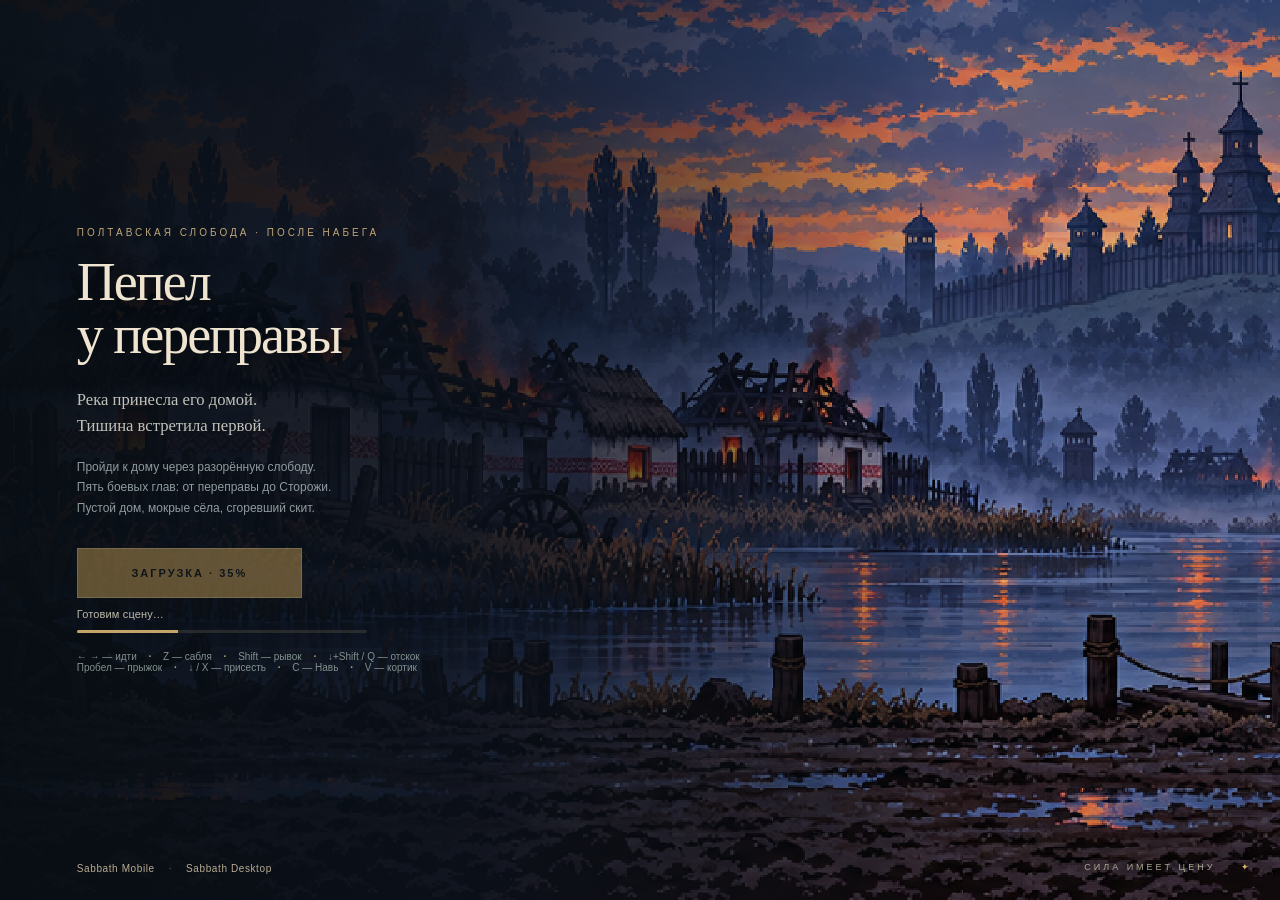
<file: app-8ad23dc10f1bc0121bcb51e80096a7b662844304628fe3af626a52bbf004c043.html>
<!doctype html>
<html lang="ru"><head><meta charset="utf-8"><meta name="viewport" content="width=device-width,initial-scale=1,maximum-scale=1,user-scalable=no,viewport-fit=cover"><meta name="theme-color" content="#0b1014"><meta name="apple-mobile-web-app-capable" content="yes"><meta name="apple-mobile-web-app-status-bar-style" content="black-translucent"><meta name="apple-mobile-web-app-title" content="Sabbath"><link rel="manifest" href="manifest.webmanifest"><link rel="apple-touch-icon" href="icons/icon-180.png"><link rel="icon" href="icons/icon-192.png"><title>Sabbath Mobile</title><style>*{box-sizing:border-box}html,body{margin:0;background:#0b1014;color:#e0d8c7;font-family:Georgia,serif}body{min-height:100vh;display:grid;place-items:center;background:radial-gradient(ellipse at 50% 10%,#22282b,transparent 65%),#090d10}button,a{-webkit-tap-highlight-color:transparent}button{cursor:pointer;color:inherit;font:11px Arial,sans-serif;letter-spacing:1.5px;border:1px solid #86735255;background:#141a1ac9;padding:13px 17px}button:hover{background:#aa824528;border-color:#b69961}button:focus-visible,a:focus-visible{outline:2px solid #e6c37d;outline-offset:3px}button:disabled{cursor:wait;opacity:.5}main{width:min(1440px,100%);padding:0 32px}header{height:105px;display:flex;align-items:center;gap:12px}.wordmark{color:#d5c3a0;font-size:30px;letter-spacing:8px;text-decoration:none}.wordmark span{font:8px Arial;letter-spacing:3px;display:block;margin-top:6px}.chapter{margin-left:auto;margin-right:28px;font:10px Arial;letter-spacing:2px;color:#89918e}.chapter i{font:italic 25px Georgia;color:#c7b185;margin-left:14px}#stage{position:relative;aspect-ratio:16/9;overflow:hidden;isolation:isolate;background:#111820;box-shadow:0 20px 80px #0008;border:1px solid #cbb77c25}canvas{display:block;width:100%;height:100%;image-rendering:pixelated;outline:none}.overlay{position:absolute;inset:0;display:flex;align-items:center;background:linear-gradient(90deg,#080e14f5 0%,#0a111bd9 36%,#0a111b20 75%);padding:6%}.intro-copy{max-width:620px}.eyebrow{font:10px Arial;letter-spacing:3px;color:#c0a678;margin-bottom:18px}h1{font-weight:400;font-size:clamp(36px,5.7vw,86px);line-height:.98;letter-spacing:-2px;margin:0 0 25px;color:#eee4cf;text-shadow:0 2px 20px #0008}p{font-size:clamp(13px,1.3vw,18px);line-height:1.6;color:#c1c3ba;margin:0 0 17px}.brief{font:12px/1.7 Arial;color:#8f9b9e;margin-bottom:30px}.primary{background:#b89351;color:#111718;border:1px solid #dec385;min-width:225px;letter-spacing:2px;padding:18px 24px;font-weight:bold}.primary:hover{background:#d0b271}.keys-preview{font:10px Arial;color:#82918e;margin-top:18px}.keys-preview b{margin:0 9px;color:#bea36a}.intro-note{position:absolute;right:28px;bottom:28px;font:9px Arial;letter-spacing:3px;color:#aaa78f}.intro-note span{margin-left:20px;color:#d8b56e}.center{text-align:center;justify-content:center;background:#091016dd;backdrop-filter:blur(3px)}h2{font-size:clamp(28px,4vw,52px);font-weight:400;margin:20px 0}.secondary{display:block;margin:18px auto 0;border:0;color:#acb5b4}#hud{position:absolute;inset:0;pointer-events:none;padding:26px;display:flex;align-items:flex-start;justify-content:space-between;font-family:Arial}.vitals{width:200px;background:#09111a66;padding:12px;border-left:2px solid #ac8e56}.name{font-size:10px;letter-spacing:3px;color:#dfc697}.name span{float:right;font-size:11px;letter-spacing:0}.bar{height:7px;background:#04080b;margin-top:9px;box-shadow:0 0 0 1px #b1a17f22}.bar i{height:100%;display:block;background:linear-gradient(90deg,#853e40,#cf7662);transition:width .12s;width:100%}.bar.nav{height:3px;margin-top:6px}.bar.nav i{width:0;background:#9383bb}small{display:block;font:8px Arial;letter-spacing:1.5px;margin-top:9px;color:#adb1aa}.objective{margin-right:48px;text-align:right}.objective>span{font-size:9px;letter-spacing:3px;color:#c0ae8c}.objective strong{display:block;font:30px Georgia;margin:5px 0;color:#e5d9bb}.objective em{font:17px Georgia;color:#899697}#pause{position:absolute;right:19px;top:22px;pointer-events:auto;padding:7px 10px}#caption{position:absolute;bottom:8%;left:15%;width:70%;text-align:center;font-size:clamp(13px,1.5vw,21px);color:#e0d3b4;text-shadow:0 2px 5px #000,0 1px 15px #000;pointer-events:none;transition:opacity .6s}#toast{position:absolute;top:22%;width:100%;text-align:center;font:10px Arial;letter-spacing:2px;color:#dfbd83;pointer-events:none}footer{display:flex;align-items:center;gap:16px;height:74px;font:10px Arial;color:#838e91}footer div{margin-left:auto;font-size:8px;letter-spacing:2px;color:#a59677}kbd{display:inline-block;padding:5px 6px;border:1px solid #76827c35;margin-right:3px;font:9px Arial;color:#c0c1b0;border-radius:2px}#touch{display:none}[hidden]{display:none!important}#stage:fullscreen{width:100vw;height:100vh;aspect-ratio:auto}#stage:fullscreen canvas{object-fit:contain;background:#080d11}@media(max-width:800px){main{padding:0 8px}header{height:70px}.wordmark{font-size:21px}.wordmark span{font-size:6px}.chapter{display:none}#sound{margin-left:auto}button{padding:10px}.brief{font-size:10px;margin-bottom:12px}h1{font-size:38px;margin-bottom:12px}.eyebrow{font-size:8px;margin-bottom:10px}.primary{min-width:170px;padding:12px;font-size:9px}.keys-preview,.intro-note{display:none}footer{gap:7px;flex-wrap:wrap;height:65px}footer div{display:none}#hud{padding:12px}.vitals{width:145px;padding:7px}.objective strong{font-size:23px}#caption{bottom:17%}#touch{position:absolute;bottom:8px;left:10px;right:10px;display:flex;gap:6px;pointer-events:auto}#touch span{flex:1}#touch button{padding:12px;background:#111b21b8;font-size:9px;touch-action:none}.overlay{z-index:5}}

.demonic .vitals{border-color:#b292e7}.demonic .name{color:#d5b3fb}.demonic .bar.nav i{background:#c4a0f1}#powertext{line-height:1.4}

#install-note{font:12px/1.5 Arial;color:#b9b5a7;display:flex;gap:20px;justify-content:space-between;padding:0 0 10px}#install-note details{max-width:350px}#install-note summary{cursor:pointer;color:#ddc28d}#rotate-hint{display:none}
@media(pointer:coarse){
html,body{overscroll-behavior:none}body{min-height:100dvh}main{padding:env(safe-area-inset-top) max(8px,env(safe-area-inset-right)) env(safe-area-inset-bottom) max(8px,env(safe-area-inset-left))}header{height:48px}.wordmark{font-size:19px}.wordmark span,.chapter,footer,#fullscreen{display:none}#sound{margin-left:auto;min-height:44px}#stage{touch-action:none;user-select:none;-webkit-user-select:none;-webkit-touch-callout:none;aspect-ratio:auto;height:calc(100dvh - 80px - env(safe-area-inset-top) - env(safe-area-inset-bottom));min-height:250px}canvas{height:calc(100% - 76px);object-fit:contain;background:#090e13}.overlay{bottom:76px;z-index:5;padding:3% 5%}.intro-copy p:not(.brief){display:none}.intro-copy h1{font-size:34px;margin:5px 0 9px}.brief{font-size:11px;margin-bottom:10px}.eyebrow{font-size:8px;margin-bottom:5px}.primary{min-height:44px;padding:12px 16px}.keys-preview,.intro-note{display:none}#hud{padding:8px}.vitals{width:145px;padding:6px}.objective{margin-right:50px}.objective small{display:none}.objective strong{font-size:23px;margin:2px}#pause{top:8px;right:8px;min-width:44px;min-height:44px}#caption{bottom:88px;font-size:12px}#toast{top:28%;font-size:10px;letter-spacing:.5px}#touch{display:flex;position:absolute;left:8px;right:8px;bottom:6px;gap:8px;height:62px;pointer-events:auto;align-items:center}#touch span{flex:1}#touch button{touch-action:none;min-width:56px;height:56px;padding:8px;font:10px Arial;letter-spacing:.5px;border-radius:12px;background:#19232e;border:1px solid #99846188;user-select:none;-webkit-user-select:none}#touch button[data-key="j"]{background:#a8874f;color:#090e13;min-width:76px;font-weight:bold}#touch button.held{background:#dcc089;color:#111;transform:translateY(2px)}#install-note{font-size:10px;padding:0 4px 5px}#install-note details{max-width:55%}
}
@media(pointer:coarse) and (orientation:portrait){#stage{height:60dvh;min-height:350px}canvas{height:calc(100% - 142px)}#touch{height:130px;display:grid;grid-template-columns:repeat(4,1fr);gap:7px}#touch span{display:none}#touch button{min-width:44px;width:100%}#touch button[data-key="a"],#touch button[data-key="d"]{grid-row:1 / 3;height:100%}#touch button[data-key="j"]{min-width:44px}#caption{bottom:150px}#hud .vitals{width:130px}#hud .objective{margin-right:43px}.objective>span{font-size:7px;letter-spacing:1px}.overlay{bottom:142px}.brief{display:none}#rotate-hint{display:block;padding:18px 8px;text-align:center;font:13px/1.5 Arial;color:#bdaf92}#install-note{padding:10px 0}}
@media(display-mode:standalone){#install-note details{display:none}}
main{min-width:0;max-width:100vw}#stage,canvas{min-width:0}
@media(pointer:coarse){body{display:block}main{width:100%;max-width:100%;}#install-note>*{min-width:0}}

/* Landscape phone: the world fills the viewport; controls float above it. */
@media (orientation:landscape){
 html,body{width:100%;height:100%;overflow:hidden;background:#090e13}
 main{padding:0;width:100%;height:100dvh;max-width:none}
 header{position:fixed;z-index:20;top:max(8px,env(safe-area-inset-top));right:calc(max(12px,env(safe-area-inset-right)) + 54px);height:36px;pointer-events:none}
 header .wordmark,header .chapter,#fullscreen,#install-note,#rotate-hint,footer{display:none}
 #sound{pointer-events:auto;min-height:36px;height:36px;padding:5px 8px;font-size:8px;letter-spacing:.5px;border-radius:18px;background:#0b14248c}
 #stage{position:fixed;inset:0;width:100%;height:100dvh;min-height:0;aspect-ratio:auto;border:0;box-shadow:none}
 #stage canvas{width:100%;height:100%;object-fit:fill}
 .overlay{inset:0;padding:5% max(6%,env(safe-area-inset-left));z-index:5}
 .intro-copy h1{font-size:clamp(32px,7vh,54px)}
 #hud{padding:max(10px,env(safe-area-inset-top)) max(14px,env(safe-area-inset-right)) 0 max(14px,env(safe-area-inset-left))}
 .vitals{width:144px;background:#09111a85;padding:7px}.name{font-size:9px}.bar{margin-top:6px}#powertext{font-size:7px;letter-spacing:.6px;margin-top:5px}
 .objective{margin-right:145px;background:#09111a70;padding:4px 8px;border-radius:8px}.objective>span{display:none}.objective strong{font-size:22px}
 #pause{top:max(8px,env(safe-area-inset-top));right:max(12px,env(safe-area-inset-right));border-radius:50%;width:36px;height:36px;min-height:36px;min-width:36px;padding:0;background:#0b14248c}
 #caption{bottom:13px;left:25%;width:50%;font-size:12px}#toast{top:24%;padding:0 20%;font-size:10px}
 #touch{position:absolute;inset:0;display:block;height:auto;pointer-events:none;background:none}
 #touch span{display:none}
 #touch button{position:absolute;pointer-events:auto;width:54px;min-width:54px;height:54px;min-height:54px;padding:0;border-radius:50%;border:1px solid #d8c59c80;background:#111b2a85;color:#eee3cf;font:8px Arial;letter-spacing:.2px;box-shadow:0 2px 12px #0004;backdrop-filter:blur(3px);-webkit-backdrop-filter:blur(3px)}
 #touch button[data-key="a"]{left:calc(max(18px,env(safe-area-inset-left)) + 0px);bottom:calc(max(16px,env(safe-area-inset-bottom)) + 8px);font-size:23px}
 #touch button[data-key="d"]{left:calc(max(18px,env(safe-area-inset-left)) + 66px);bottom:calc(max(16px,env(safe-area-inset-bottom)) + 8px);font-size:23px}
 #touch button[data-key="j"]{right:max(18px,env(safe-area-inset-right));bottom:calc(max(16px,env(safe-area-inset-bottom)) + 8px);width:62px;min-width:62px;height:62px;background:#9e784dad;color:#fff3d2;font-size:9px}
 #touch button[data-key=" "]{right:calc(max(18px,env(safe-area-inset-right)) + 8px);bottom:calc(max(16px,env(safe-area-inset-bottom)) + 82px)}
 #touch button[data-key="Shift"]{right:calc(max(18px,env(safe-area-inset-right)) + 76px);bottom:calc(max(16px,env(safe-area-inset-bottom)) + 12px)}
 #touch button[data-key="e"]{right:calc(max(18px,env(safe-area-inset-right)) + 76px);bottom:calc(max(16px,env(safe-area-inset-bottom)) + 82px);border-color:#b998e0aa;background:#38224880}
 #touch button.held{background:#d9bc82c9;color:#111;transform:scale(.94)}
}

@media(orientation:landscape){
 header{display:none}.objective{margin-right:48px;background:none}.vitals{background:none}#caption{bottom:12px}#stage{background:#090e13}
}
@media(orientation:portrait){
 html,body{height:100%;overflow:hidden}header,#stage,#install-note,footer{display:none!important}
 #rotate-hint{position:fixed;inset:0;z-index:50;display:flex;flex-direction:column;align-items:center;justify-content:center;padding:32px;text-align:center;background:linear-gradient(#08101bcc,#08101bef),var(--scene-background,none) center/cover;color:#dcc8a1}
 .rotate-brand{font:32px Georgia;letter-spacing:8px}.rotate-subtitle{font:18px Georgia;margin-top:12px;color:#b6af9f}.rotate-symbol{font:64px Georgia;margin:38px 0 20px;color:#b99461}#rotate-hint p{font:16px/1.5 Arial;max-width:270px;color:#dcc8a1}
}

/* Game gestures belong to the controls, never to page zoom or scrolling. */
html,body,#stage,#touch,canvas{touch-action:none;overscroll-behavior:none}
button{touch-action:manipulation}#touch button{touch-action:none}
@media(orientation:landscape){
 #touch{--edge:max(18px,env(safe-area-inset-right));--base:max(12px,env(safe-area-inset-bottom))}
 #touch button[data-key=" "]{right:calc(var(--edge) + 64px);bottom:calc(var(--base) + 128px)}
 #touch button[data-key="Shift"]{right:calc(var(--edge) + 128px);bottom:calc(var(--base) + 64px)}
 #touch button[data-key="j"]{right:var(--edge);bottom:calc(var(--base) + 60px)}
 #touch button[data-key="e"]{right:calc(var(--edge) + 64px);bottom:var(--base)}
}
@media(orientation:landscape){
 #touch button[data-key="a"],#touch button[data-key="d"]{width:64px;min-width:64px;height:64px;min-height:64px;font-size:27px}
 #touch button[data-key="d"]{left:calc(max(18px,env(safe-area-inset-left)) + 88px)}
}

#touch button.ready{box-shadow:0 0 17px #b288d766;border-color:#dbc2ff;background:#553574aa}

@media(orientation:landscape){#touch button[data-key="Shift"],#touch button[data-key=" "],#touch button[data-key="e"]{font-size:10px}#touch button[data-key="j"]{font-size:11px}}

@media(orientation:landscape){#touch button[data-key="x"]{right:calc(var(--edge) + 69px);bottom:calc(var(--base) + 69px);width:44px;min-width:44px;height:44px;min-height:44px;font-size:7px;border-style:dashed}}

/* Desktop uses the same combat, with a keyboard-first presentation. */
.desktop #touch{display:none!important}.desktop .keys-preview{display:block}.desktop .objective small{display:none}
.desktop .vitals{width:180px}.desktop .keys-preview{font-size:12px;line-height:1.8;max-width:430px}

#menu #sound{display:block;margin:14px auto 0;min-height:36px;height:36px;font-size:10px;padding:6px 14px}

.edition-links{position:absolute;left:max(6%,env(safe-area-inset-left));bottom:18px;display:flex;gap:14px;align-items:center;font:10px Arial;letter-spacing:.6px}.edition-links a{color:#b9ab91;text-decoration:none;padding:8px 0}.edition-links a:hover{color:#f2d8a4}.edition-links span{color:#6a6d6a}@media(max-height:400px){.edition-links{bottom:8px;font-size:9px}}

@media(orientation:portrait){.desktop #rotate-hint{display:none!important}.desktop header,.desktop footer{display:none!important}.desktop main{padding:0;width:100%;height:100dvh}.desktop #stage{display:block!important;position:fixed;left:0;top:50%;transform:translateY(-50%);width:100vw;height:56.25vw;min-height:0;border:0}.desktop #stage canvas{width:100%;height:100%;object-fit:fill}.desktop .overlay{inset:0;padding:4% 6%}.desktop h1{font-size:clamp(26px,5vw,45px)}.desktop .intro-copy p:not(.brief),.desktop .brief,.desktop .intro-note{display:none}.desktop .keys-preview{font-size:10px}.desktop #caption{bottom:10px}.desktop .edition-links{bottom:8px}}

@media(orientation:landscape){#touch button[data-key="q"]{left:calc(max(18px,env(safe-area-inset-left)) + 51px);bottom:calc(max(16px,env(safe-area-inset-bottom)) + 88px);width:50px;min-width:50px;height:50px;min-height:50px;font-size:9px;border-color:#b9c4c899;background:#23313b99}}

@media(orientation:landscape){#touch button[data-key="q"]{left:calc(max(18px,env(safe-area-inset-left)) + 7px)}#touch button[data-key="v"]{left:calc(max(18px,env(safe-area-inset-left)) + 95px);bottom:calc(max(16px,env(safe-area-inset-bottom)) + 88px);width:50px;min-width:50px;height:50px;min-height:50px;font-size:8px;border-color:#c1a66a99;background:#302a1e99}}

/* Left thumb controls: three equal targets, with a full target-width gap. */
@media(orientation:landscape){
 #touch{--move-size:72px;--move-left:max(18px,env(safe-area-inset-left));--move-bottom:calc(max(16px,env(safe-area-inset-bottom)) + 8px)}
 #touch button[data-key="a"],#touch button[data-key="q"],#touch button[data-key="d"]{width:var(--move-size);min-width:var(--move-size);height:var(--move-size);min-height:var(--move-size);bottom:var(--move-bottom)}
 #touch button[data-key="a"]{left:var(--move-left)}
 #touch button[data-key="q"]{left:calc(var(--move-left) + var(--move-size)*2);font-size:10px}
 #touch button[data-key="d"]{left:calc(var(--move-left) + var(--move-size)*4)}
 #touch button[data-key="v"]{left:calc(var(--move-left) + var(--move-size)*2.5 - 25px);bottom:calc(var(--move-bottom) + var(--move-size) + 18px)}
}
@media(orientation:landscape) and (max-width:600px){#touch{--move-size:64px}}


#story-copy{position:absolute;top:15%;left:26%;width:48%;z-index:3;text-align:center;pointer-events:none;text-shadow:0 2px 8px #000,0 0 25px #000;background:radial-gradient(ellipse,#070b1199,transparent 72%);padding:16px}
#story-title{font:10px Arial;letter-spacing:2.5px;color:#d6b988;margin-bottom:12px}#story-text{font:clamp(13px,2.2vh,19px)/1.5 Georgia;color:#eee3ca}
#interact-hint{position:absolute;z-index:4;left:50%;bottom:24px;transform:translateX(-50%);min-height:44px;border-radius:24px;background:#101820b8;font:10px Arial;letter-spacing:1px;border-color:#b59b6977;max-width:46%}
body[data-scene="house"] #hud .vitals,body[data-scene="house"] #hud .objective,body[data-scene="house"] #touch button[data-key="v"],body[data-scene="house"] #touch button[data-key="e"],body[data-scene="house"] #touch button[data-key="x"],body[data-scene="house"] #touch button[data-key=" "],body[data-scene="house"] #touch button[data-key="Shift"]{display:none}
body[data-scene="house"] #caption{bottom:84px}
#fresh-start{margin:10px 0 0;font:10px Arial;padding:5px 0;min-height:28px}#new-run{font-size:9px;opacity:.8}
@media(max-height:430px){#story-copy{top:10%;left:20%;width:60%;padding:6px}#story-title{margin-bottom:6px;font-size:9px}#interact-hint{bottom:18px;font-size:9px}}

body[data-scene="house"] #interact-hint{bottom:calc(max(16px,env(safe-area-inset-bottom)) + 108px)}
body[data-scene="house"] #caption{bottom:auto;top:12px}

body[data-scene="house"] #interact-hint{background:none;border:0;box-shadow:none;text-shadow:0 2px 6px #000,0 0 18px #000;color:#e7cea0}

#boss-hud{position:absolute;top:14px;left:50%;transform:translateX(-50%);width:clamp(180px,30vw,340px);text-align:center;color:#dbbe98;font:10px Arial;letter-spacing:1.8px;text-shadow:0 2px 4px #000}#boss-hud>div{height:5px;margin-top:7px;background:#100d12;box-shadow:0 0 0 1px #ae957544}#boss-health{height:100%;display:block;background:linear-gradient(90deg,#653542,#c17b5a);transition:width .12s}#endcopy{max-width:620px;margin:0 auto 17px}#menu>div{max-width:90%;}#continue-level{margin:10px auto 0}
@media(max-height:430px){#menu h2{font-size:27px;margin:10px 0}#endcopy{font-size:12px;line-height:1.5;max-width:480px}#menu .secondary{margin-top:8px;padding:6px}#boss-hud{top:11px;font-size:8px;letter-spacing:.8px}}

/* Safari can report a stale orientation query during a viewport rotation.
   The measured viewport also drives the portrait gate and pauses the game. */
body.phone-portrait{height:100%;overflow:hidden}
body.phone-portrait header,body.phone-portrait #stage,body.phone-portrait #install-note,body.phone-portrait footer{display:none!important}
body.phone-portrait #rotate-hint{position:fixed;inset:0;z-index:50;display:flex;flex-direction:column;align-items:center;justify-content:center;padding:32px;text-align:center;background:linear-gradient(#08101bcc,#08101bef),var(--scene-background,none) center/cover;color:#dcc8a1}
body.phone-portrait .rotate-brand{font:32px Georgia;letter-spacing:8px}
body.phone-portrait .rotate-subtitle{font:18px Georgia;margin-top:12px;color:#b6af9f}
body.phone-portrait .rotate-symbol{font:64px Georgia;margin:38px 0 20px;color:#b99461}
body.phone-portrait #rotate-hint p{font:16px/1.5 Arial;max-width:270px;color:#dcc8a1}

/* Preparation belongs to the title screen and disappears before play. */
#intro:not([hidden]) ~ #touch,#menu:not([hidden]) ~ #touch{display:none!important}
#load-status{max-width:290px;margin-top:9px;font:11px/1.45 Arial,sans-serif;color:#bdbaaa;letter-spacing:.15px}
#load-meter{height:3px;margin-top:7px;background:#dac28a22;overflow:hidden;border-radius:2px}
#load-fill{display:block;height:100%;width:0;background:#c4a569;transition:width .12s}
#load-status.failed{color:#dcc799}
#load-status.failed #load-meter{display:none}

/* Combat hints stay above the thumb controls, with no banner covering the scene. */
@media(orientation:landscape){body:not(.desktop):not([data-scene="house"]) #caption{top:clamp(80px,21vh,90px);bottom:auto;left:19%;width:62%;font:11px/1.35 Arial,sans-serif}}

@media(orientation:landscape){body:not(.desktop):not([data-scene="house"]) #toast{top:calc(clamp(80px,21vh,90px) + 40px);left:19%;width:62%;font:10px/1.3 Arial,sans-serif;letter-spacing:.5px}}
</style></head>
<body><script>
window.SABBATH_BUILD={release:"v28"};
if(location.pathname.endsWith('/desktop.html')){
 document.body.classList.add('desktop');document.title='Sabbath Desktop';
 document.querySelector('link[rel="manifest"]').setAttribute('href','desktop.webmanifest');
}
</script><main><header><a class="wordmark" href="./index.html">SABBATH<span>AMONG LIFE AND DEATH</span></a><div class="chapter">ИГРОВОЙ ЭТЮД <i>01</i></div><button id="fullscreen" aria-label="Полный экран">⛶</button></header>
<section id="stage" aria-label="Игра Sabbath"><canvas id="game" width="960" height="540" tabindex="0" aria-label="Игровое поле. Стрелки влево и вправо — движение, пробел — прыжок, Z — удар, Shift — рывок, C — Навь, стрелка вниз или X — присесть, Escape — пауза"></canvas>
<div id="hud" hidden><div class="vitals"><div class="name">ЯРОМІР <span id="hptext">100</span></div><div class="bar"><i id="health"></i></div><div class="bar nav"><i id="power"></i></div><small id="powertext">НАВЬ · C</small></div><div class="objective"><span id="area">ПРИСТАНЬ</span><strong id="kills">0 <em>/ 10</em></strong><small>УПЫРЕЙ УНИЧТОЖЕНО</small></div><div id="boss-hud" hidden><span id="boss-name">СОТНИК СТОРОЖИ</span><div><i id="boss-health"></i></div></div><button id="pause" aria-label="Пауза">Ⅱ</button></div>
<div id="story-copy" hidden><div id="story-title"></div><p id="story-text"></p></div><button id="interact-hint" hidden></button><div id="caption" role="status"></div><div id="toast" role="status"></div>
<div class="overlay" id="intro"><div class="intro-copy"><div class="eyebrow">ПОЛТАВСКАЯ СЛОБОДА · ПОСЛЕ НАБЕГА</div><h1>Пепел<br>у переправы</h1><p>Река принесла его домой.<br>Тишина встретила первой.</p><p class="brief">Пройди к дому через разорённую слободу.<br>Пять боевых глав: от переправы до Сторожи.<br>Пустой дом, мокрые сёла, сгоревший скит.</p><button class="primary" id="start" disabled>ЗАГРУЗКА · 0%</button><div id="load-status" role="status" aria-live="polite"><span id="load-copy">Готовим сцену…</span><div id="load-meter" role="progressbar" aria-label="Подготовка сцены" aria-valuemin="0" aria-valuemax="100" aria-valuenow="0"><i id="load-fill"></i></div></div><button id="fresh-start" class="secondary" hidden>НОВАЯ ИГРА</button><div class="keys-preview">← → — идти <b>·</b> Z — сабля <b>·</b> Shift — рывок <b>·</b> ↓+Shift / Q — отскок<br>Пробел — прыжок <b>·</b> ↓ / X — присесть <b>·</b> C — Навь <b>·</b> V — кортик</div></div><nav class="edition-links" aria-label="Вариант управления"><a href="mobile.html">Sabbath Mobile</a><span>·</span><a href="desktop.html">Sabbath Desktop</a></nav><div class="intro-note">СИЛА ИМЕЕТ ЦЕНУ <span>✦</span></div></div>
<div class="overlay center" id="menu" hidden><div><div class="eyebrow" id="endlabel">ПАУЗА</div><h2 id="endtitle">Тишина между ударами</h2><p id="endcopy"></p><button class="primary" id="continue-level" hidden>ПРОДОЛЖИТЬ ПУТЬ →</button><button class="primary" id="resume">ПРОДОЛЖИТЬ</button><button id="sound" aria-label="Включить звук">ЗВУК: ВЫКЛ</button><button class="secondary" id="new-run" hidden>С ПЕРЕПРАВЫ ЗАНОВО</button><button class="secondary" id="restart">НАЧАТЬ ЗАНОВО</button></div></div>
<div id="touch" aria-label="Сенсорное управление"><button aria-label="Идти влево" data-key="a">←</button><button aria-label="Идти вправо" data-key="d">→</button><button data-key="q" aria-label="Отскок назад">ОТСКОК</button><button data-key="v" aria-label="Бросить кортик">КОРТИК 3</button><span></span><button aria-label="Прыжок" data-key=" ">ПРЫЖОК</button><button data-key="Shift">РЫВОК</button><button data-key="j">САБЛЯ</button><button data-key="e">НАВЬ</button><button data-key="x" aria-label="Приседание — переключить" aria-pressed="false">ПРИСЕСТЬ</button></div>
</section><footer><span><kbd>←</kbd><kbd>→</kbd> движение</span><span><kbd>Пробел</kbd> прыжок</span><span><kbd>Z</kbd> сабля</span><span><kbd>Shift</kbd> рывок</span><span><kbd>C</kbd> Навь</span><span><kbd>Esc</kbd> пауза</span><div>ПЯТЬ ДОРОГ. ОДНА ПРОПАВШАЯ СЕМЬЯ.</div></footer><div id="rotate-hint"><div class="rotate-brand">SABBATH</div><div class="rotate-subtitle">Пепел у переправы</div><div class="rotate-symbol" aria-hidden="true">↻</div><p>Поверните телефон горизонтально</p></div></main><script>/* Five playable episodes; the house is a separate interlude after episode one. */
(function(root){
const chapters=[null,
 {scene:'riverside',barrels:[1640],name:'Пепел у переправы',exit:3750,xs:[570,850,1160,1550,1750,2020,2480,2720,3060,3390],types:['cutter','crawler','spitter','cutter','heavy','spitter','crawler','spitter','cutter','heavy'],gates:[[1350,[0,1,2]],[2200,[3,4,5]],[3530,[6,7,8,9]]],bounds:[[250,1280],[1430,2130],[2330,3460]],buried:[1,4,6,9],elite:[9,480],areas:['ПРИСТАНЬ','КОЛОДЕЦ','ДОРОГА ДОМОЙ'],intro:'Переправа занята. Следи за замахами — и бей в ответ.',captions:[[1380,'У колодца шевелится что-то тяжёлое.'],[2270,'Дом рядом. Здесь тени охотятся вместе.'],[3570,'Десять теней пали. За дверью — тишина.']]},
 {scene:'sich',barrels:[1730,2820],name:'За частоколом',exit:3430,xs:[480,860,1390,1590,1900,2440,2660,2850,3080],types:['cutter','gunner','crawler','cutter','gunner','crawler','gunner','heavy','gunner'],gates:[[1150,[0,1]],[2150,[2,3,4]],[3210,[5,6,7,8]]],bounds:[[270,1080],[1260,2070],[2260,3160]],buried:[2,5],elite:[7,420],areas:['БРАМА','МАЙДАН','ПОКРОВА'],intro:'Сечь молчит. У ворот ещё кто-то остался.',captions:[[1180,'На майдане некому поднять знамя.'],[2200,'За этой дверью ещё теплится лампадка.'],[3250,'Святого отця тут вже давно нема.']],outro:'Лампадка ещё горит. Семьи здесь нет. За Сечью дорога уходит в мокрые сёла.'},
 {scene:'villages',name:'Мокрая дорога',exit:3570,xs:[500,790,1050,1490,1740,1990,2480,2760,3040,3240],types:['lancer','cutter','spitter','gunner','lancer','crawler','lancer','spitter','gunner','heavy'],gates:[[1260,[0,1,2]],[2230,[3,4,5]],[3350,[6,7,8,9]]],bounds:[[250,1190],[1370,2150],[2350,3300]],buried:[5,9],elite:[9,440],areas:['МОКРЫЕ СЁЛА','СТАРЫЙ ТРАКТ','ОПУШКА'],intro:'Дождь смыл следы. Ставни закрываются перед ним.',captions:[[1300,'Копья держат дорогу. Не стой перед остриём.'],[2280,'В луже — его лицо. Почему оно кажется чужим?'],[3380,'За последним колодцем начинается лес.']],outro:'У колодца Параска сказала: «Я твою Златочку приймала. Не знаю, де вона зараз». Дальше — только лесная дорога.'},
 {scene:'skit',name:'Сгоревший скит',exit:3370,xs:[530,780,1010,1450,1720,1910,2440,2720,3010],types:['crawler','lancer','spitter','heavy','lancer','gunner','crawler','lancer','heavy'],gates:[[1180,[0,1,2]],[2140,[3,4,5]],[3160,[6,7,8]]],bounds:[[260,1110],[1300,2070],[2270,3100]],buried:[0,3,6],elite:[8,480],embers:[790,1660,2630],areas:['ЛЕСНОЙ СКИТ','ОБГОРЕЛЫЕ КЕЛЬИ','К СТОРОЖЕ'],intro:'Скит выгорел. Монахов нет. Даже кресты не уцелели.',captions:[[570,'УГЛИ: свет под ногами предупреждает о вспышке. Перепрыгни — или уведи врага в огонь.'],[1250,'«Бачиш, що він робить?» — только это сказал Голос.'],[2190,'Там, над деревьями, крепость его дедов. Чужие заняли её.']],outro:'За ночь костёр угас. На миг приснился тёплый солнечный круг. Утром Яромир уже не помнил сна. Сторожа ждала.'},
 {scene:'fortress',barrels:[940,1830],name:'Внешний двор Сторожи',exit:3590,xs:[460,760,1060,1510,1740,2010,2160,2980],types:['lancer','gunner','cutter','gunner','lancer','heavy','crawler','captain'],gates:[[1250,[0,1,2]],[2290,[3,4,5,6]],[3370,[7]]],bounds:[[250,1180],[1360,2210],[2400,3300]],buried:[],areas:['ВОРОТА','СТОЙЛА','ДВОР СОТНИКА'],intro:'Ворота открыты. Оставшиеся в стойлах не опустили оружия.',captions:[[1290,'Они видят одного козака. Почему же так боятся?'],[2320,'СОТНИК: пригнись под уколом, перепрыгни волну, уйди за спину от тяжёлого удара.'],[3410,'Внешний двор опустел. Палий ещё ждёт в цитадели.']]}
];
root.SabbathChapters=chapters;if(typeof module!=='undefined')module.exports=chapters;
})(typeof globalThis!=='undefined'?globalThis:window);
</script><script>/* Deterministic combat simulation: world coordinates, no renderer or network. */
(function(root){
'use strict';
const clamp=(v,a,b)=>Math.max(a,Math.min(b,v));
// The first shared horizontal/vertical contact, including entry through a roof.
function segmentEntry(x0,z0,x1,z1,left,right,bottom,top){
 let enter=0,exit=1;
 for(const [start,end,min,max] of [[x0,x1,left,right],[z0,z1,bottom,top]]){
  const delta=end-start;if(delta===0){if(start<min||start>max)return null;continue;}
  const a=(min-start)/delta,b=(max-start)/delta;enter=Math.max(enter,Math.min(a,b));exit=Math.min(exit,Math.max(a,b));if(enter>exit)return null;
 }
 return enter;
}
const CHAPTERS=typeof module!=='undefined'?require('./chapters.js'):root.SabbathChapters;
const killsBefore=chapter=>CHAPTERS.slice(1,chapter).reduce((sum,c)=>sum+c.types.length,0);
const BUTT={trigger:115,reach:105,height:120,windup:.70,active:.18,recover:1.10,damage:20};
const TYPES={
 cutter:{hp:144,speed:75,reach:76,windup:.60,recover:.80,damage:20},
 crawler:{hp:112,speed:91,reach:205,windup:.70,recover:1.05,damage:23},
 spitter:{hp:128,speed:52,reach:365,windup:.85,recover:1.5,damage:18},
 gunner:{hp:150,speed:58,reach:420,windup:1.05,recover:1.75,damage:22},
 heavy:{hp:300,speed:42,reach:112,windup:.95,recover:1.40,damage:34},
 lancer:{hp:180,speed:68,reach:165,windup:.85,recover:1.10,damage:25},
 captain:{hp:880,speed:62,reach:175,windup:1.05,recover:1.30,damage:29}
};
class SabbathGame{
 constructor(){this.reset()}
 reset(chapter=1,carry={}){
  this.chapter=Number.isInteger(chapter)&&CHAPTERS[chapter]?chapter:1;this.level=CHAPTERS[this.chapter];this.scene=this.level.scene;this.totalKills=carry.totalKills||0;
  this.viewWidth=this.viewWidth||960;this.mode='intro';this.time=carry.time||0;this.kills=0;this.cam=0;this.events=[];this.powerUses=0;this.combo=0;this.comboAge=0;this.shake=0;this.hitstop=0;this.projectiles=[];this.lastDamage=null;this.nextProjectile=0;this.attackTargets=new Set();this.attackBuffer=0;this.jumpBuffer=0;this.stats={hits:0,perfectDodges:0,parries:0,airHits:0,knifeHits:0,damageTaken:0};
  this.player={x:130,z:0,vz:0,hp:100,maxHp:100,nav:0,face:1,attack:0,cooldown:0,evade:0,evadeCd:0,evadeKind:'forward',evadeDir:1,evadeSpeed:590,inv:0,hurtTime:0,moving:false,power:0,transform:0,stride:0,landTime:0,counter:0,knives:3,throwCd:0,throwTime:0,throwPending:0,throwFacing:1,airAttack:false,lowAttack:false,crouching:false,attackHit:false};
  const cfg=this.level;this.gates=cfg.gates.map(([x,ids])=>[x,[...ids]]);
  this.enemies=cfg.types.map((type,i)=>({id:i,type,x:cfg.xs[i],z:0,hp:TYPES[type].hp,maxHp:TYPES[type].hp,heavy:['heavy','captain'].includes(type),bounds:[...cfg.bounds[this.gates.findIndex(g=>g[1].includes(i))]],phase:cfg.buried.includes(i)?'buried':'idle',timer:0,flash:0,face:-1,dead:false,death:0,spawnX:cfg.xs[i],attackNo:0,shotNo:0,staggerGuard:0,broken:0,walk:false,stride:0,hitPlayer:false,lockedFace:-1,move:'thrust'}));
  if(cfg.elite){const elite=this.enemies[cfg.elite[0]];elite.hp=elite.maxHp=cfg.elite[1];elite.elite=true;}
  this.barrels=(cfg.barrels||[]).map((x,id)=>({id,x,height:62,halfWidth:24,radius:132,phase:'idle',timer:0,duration:0,smoke:0}));
  this.exit=cfg.exit;this.markers=new Set();this.hazards=(cfg.embers||[]).map((x,i)=>({x,width:58,phase:'cooldown',timer:1.8+i*.75,hitPlayer:false,hitIds:new Set()}));
  if(carry.maxHp){this.player.maxHp=carry.maxHp;this.player.hp=clamp(carry.hp,1,carry.maxHp);this.powerUses=carry.powerUses||0;for(const key of Object.keys(this.stats))this.stats[key]=carry.stats?.[key]||0;}
 }
 start(){this.mode='playing';this.emit('caption',this.level.intro);}
 areaName(){const i=this.gates.findIndex(([x])=>this.player.x<=x);return this.level.areas[i<0?this.level.areas.length-1:i];}
 houseWidth(){return Math.max(1280,this.viewWidth)}
 houseScale(){return this.houseWidth()/1280}
 houseFocus(){
  const p=this.player,w=this.houseWidth(),items=[{id:'cradle',u:.13,title:'ОПРОКИНУТАЯ КОЛЫБЕЛЬ',text:'Пустая. Ни голоса, ни следа. Только рушник на полу.'},{id:'drawing',u:.25,title:'РИСУНОК НА СТЕНЕ',text:'Солнышко. Маленькая фигурка с косой. Здесь её рука ещё ничего не боялась.'},{id:'hearth',u:.47,title:'ОСТЫВШИЙ ОЧАГ',text:'Угли давно почернели. Никто не ждал его у огня.'},{id:'door',u:.89,title:'К СЕЧИ',text:''}];
  return items.map(item=>({...item,x:item.u*w})).filter(item=>Math.abs(item.x-p.x)<90*this.houseScale()).sort((a,b)=>Math.abs(a.x-p.x)-Math.abs(b.x-p.x))[0]||null;
 }
 openHouse(){
  this.scene='house';this.mode='house';this.kills=0;this.enemies=[];this.projectiles=[];this.barrels=[];this.hazards=[];this.hitstop=0;this.shake=0;this.attackBuffer=0;this.jumpBuffer=0;this.inspected=new Set();this.lastDamage=null;
  const p=this.player;for(const key of ['z','vz','attack','cooldown','evade','evadeCd','inv','hurtTime','power','transform','nav','counter','throwCd','throwTime','throwPending','landTime'])p[key]=0;p.crouching=false;p.moving=false;p.face=-1;p.x=this.houseWidth()*.82;this.cam=Math.max(0,this.houseWidth()-this.viewWidth);
  this.emit('house');this.emit('caption','Дверь открыта. В доме никто не ответил.');
 }
 enterHouse(){if(this.chapter!==1||this.mode!=='won')return false;this.totalKills+=this.kills;this.player.hp=this.player.maxHp;this.player.knives=3;this.openHouse();this.emit('checkpoint');return true}
 interact(){if(this.mode!=='house')return false;const item=this.houseFocus();if(!item)return false;if(item.id==='door'){const carry=this.checkpoint();this.reset(2,carry);this.emit('chapter');this.start();this.emit('checkpoint');}else{this.inspected.add(item.id);this.emit('inspect',item);}return true}
 tickHouse(dt,input){const p=this.player,axis=Number(!!input.right)-Number(!!input.left),before=p.x,scale=this.houseScale();p.moving=!!axis;if(axis)p.face=axis;p.x=clamp(p.x+axis*185*scale*dt,85*scale,this.houseWidth()-85*scale);p.moving=Math.abs(p.x-before)>.01;p.stride+=Math.abs(p.x-before)/(2.4*scale);this.cam+=(clamp(p.x-this.viewWidth*.45,0,this.houseWidth()-this.viewWidth)-this.cam)*Math.min(1,dt*4);}
 checkpoint(){const next=this.mode==='won'&&this.chapter>=2&&this.chapter<5;return{version:2,scene:this.scene==='house'?'house':CHAPTERS[this.chapter+(next?1:0)].scene,maxHp:this.player.maxHp,hp:next?this.player.maxHp:this.player.hp,totalKills:this.totalKills+(next?this.kills:0),time:this.time,powerUses:this.powerUses,stats:{...this.stats}}}
 advanceChapter(){if(this.mode!=='won'||this.chapter<2||this.chapter>=5)return false;const carry=this.checkpoint();this.reset(this.chapter+1,carry);this.emit('chapter');this.start();this.emit('checkpoint');return true}
 restoreCheckpoint(data){
  if(!data||![1,2].includes(data.version))return false;const chapter=data.scene==='house'?1:CHAPTERS.findIndex(c=>c?.scene===data.scene);
  if(chapter<1||data.scene==='riverside'||data.version===1&&!['house','sich'].includes(data.scene)||!Number.isFinite(data.maxHp)||data.maxHp<60||data.maxHp>100||!Number.isFinite(data.hp)||data.hp<=0||data.hp>data.maxHp||data.totalKills!==(data.scene==='house'?10:killsBefore(chapter))||!Number.isFinite(data.time)||data.time<0||data.time>1e7||!Number.isInteger(data.powerUses)||data.powerUses<0||data.powerUses>1000)return false;
  const stats={};for(const key of ['hits','perfectDodges','parries','airHits','knifeHits','damageTaken']){const n=data.stats?.[key];if(!Number.isFinite(n)||n<0||n>1e7)return false;stats[key]=n;}
  this.reset(chapter,{...data,stats});if(data.scene==='house')this.openHouse();else this.start();return true;
 }

 emit(type,data){this.events.push({type,data})}
 charge(amount){const p=this.player,was=p.nav>=100;p.nav=clamp(p.nav+amount,0,100);if(!was&&p.nav===100&&p.power===0)this.emit('toast','НАВЬ ПРОСНУЛАСЬ. НАЖМИ C — ПРЕВРАТИТЬСЯ.')}
 attack(){
  const p=this.player;if(this.mode!=='playing')return false;
  if(p.cooldown>0||p.evade>0||p.throwPending>0){this.attackBuffer=Math.max(.14,Math.min(.24,p.evade+.03));return false}
  p.throwTime=0;this.combo=this.comboAge<.95?this.combo%3+1:1;this.comboAge=0;
  p.counterAttack=p.counter>0;p.airAttack=p.z>0||p.vz>0;p.lowAttack=p.crouching&&!p.airAttack;p.attack=p.airAttack?.38:.34;p.cooldown=p.airAttack?.48:([0,.34,.39,.58][this.combo]);p.attackHit=false;p.attackFacing=p.face;this.attackTargets.clear();
  if(p.airAttack&&p.vz<=0)p.vz=Math.min(p.vz,-190);this.attackBuffer=0;this.emit('swing',p.airAttack?'air':this.combo);return true;
 }
 syncAttackStance(){
  const p=this.player;if(p.attack<=0)return;
  const airborne=p.z>0||p.vz>0,low=p.crouching&&!airborne;
  // A landing keeps an aerial cleave intact. A deliberate duck changes stance.
  if(p.airAttack&&!low)return;
  if(!p.airAttack&&p.lowAttack===low&&!airborne)return;
  // Redirect an uncommitted windup, never restart its timing or hit history.
  // Once active, defensive movement cancels the remaining blade instead.
  if(p.attack>.22){p.airAttack=airborne;p.lowAttack=low;}else p.attack=0;
 }
 resolveAttack(){
  const p=this.player;p.attackHit=true;const finisher=this.combo===3,reach=p.lowAttack?82:p.counterAttack?132:p.airAttack?104:finisher?120:104;let hits=0;
  for(const shot of this.projectiles){if(shot.dead||shot.friendly||shot.kind!=='spit'||Math.abs(shot.x-p.x)>reach||(shot.x-p.x)*p.attackFacing<-15||Math.abs(shot.z-(p.z+(p.lowAttack?24:55)))>(p.lowAttack?25:65))continue;shot.friendly=true;shot.vx=p.attackFacing*420;shot.life=1.4;shot.damage=40;shot.x=p.x+p.attackFacing*30;this.charge(10);this.stats.parries++;this.emit('parry',{x:shot.x,z:shot.z})}
  for(const e of this.enemies){if(e.dead||e.phase==='buried'||e.phase==='emerge'&&e.timer>.65||this.attackTargets.has(e.id)||Math.abs(e.x-p.x)>reach||(e.x-p.x)*p.attackFacing<-20||p.z>(p.airAttack?140:75))continue;
   const backBreak=e.heavy&&e.phase==='windup'&&e.broken===0&&(p.x-e.x)*e.lockedFace<-20;
   const armored=e.heavy&&e.phase==='windup'&&e.broken===0&&(p.x-e.x)*e.face>0;
   let damage=p.lowAttack?(e.type==='crawler'?46:23):p.airAttack?42:[0,25,31,48][this.combo];const breaking=p.airAttack||(!p.lowAttack&&finisher)||p.counter>0||backBreak;
   if(armored&&!breaking){damage*=.3;this.emit('armor',e.x)}
   if(e.phase==='recover'||e.broken>0)damage*=1.25;if(p.counter>0)damage*=1.7;if(p.power>0)damage*=1.5;
   if(armored&&breaking||backBreak){e.broken=1.4;this.emit('break',e.x)}
   this.attackTargets.add(e.id);this.damageEnemy(e,damage,{stagger:!armored||breaking,finisher:breaking});e.x+=p.attackFacing*(e.heavy?5:finisher?23:10);hits++;if(p.airAttack)this.stats.airHits++;
  }
  for(const b of this.barrels)if(b.phase==='idle'&&Math.abs(b.x-p.x)<=reach+b.halfWidth&&(b.x-p.x)*p.attackFacing>=-b.halfWidth&&p.z<=(p.airAttack?68:48))this.armBarrel(b,'sabre');
  if(hits){p.counter=0;this.stats.hits+=hits;this.charge(20*hits);this.hitstop=finisher?.065:.035;this.shake=finisher?3:1.5;this.emit('hit',hits)}
 }
 damageEnemy(e,d,options={}){
  if(e.dead)return;e.hp=Math.max(0,e.hp-d);e.flash=.14;this.emit('sparks',{x:e.x,heavy:e.heavy});
  if(e.hp<=0){e.dead=true;e.death=1;e.phase='dead';this.kills++;if(this.kills%3===0)this.player.knives=Math.min(3,this.player.knives+1);if(this.player.hp>0)this.player.hp=clamp(this.player.hp+2,0,this.player.maxHp);this.emit('kill',e.x)}
  else if(options.stagger!==false&&e.phase!=='strike'&&(!e.heavy||options.finisher)&&(e.staggerGuard<=0||options.finisher)){e.phase='hurt';e.volley=0;e.waveTotal=0;e.waveIndex=0;e.timer=options.finisher?.42:.18;e.staggerGuard=1.1}
 }
 dodge(kind='forward'){
  const p=this.player;if(this.mode!=='playing'||p.evadeCd>0||p.attack>.22||(kind==='back'&&p.z>0))return false;
  const threat=this.enemies.some(e=>{
   if(e.dead||e.phase!=='windup'||e.timer>=.25)return false;
   if(e.type==='captain'&&e.move==='wave')return p.z<35&&Math.abs(e.x-p.x)<TYPES.captain.reach+35;
   if(['lancer','captain'].includes(e.type)&&e.move==='thrust'&&p.crouching)return false;
   return (p.x-e.x)*e.lockedFace>=-24&&(e.type==='gunner'&&e.move==='butt'?p.z<BUTT.height&&Math.abs(e.x-p.x)<BUTT.reach:Math.abs(e.x-p.x)<TYPES[e.type].reach+35);
  })||this.projectiles.some(s=>!s.dead&&!s.friendly&&Math.abs(s.x-p.x)<95&&s.vx*(p.x-s.x)>0&&(s.kind==='wave'?p.z<35:Math.abs(s.z-(p.z+(p.crouching?26:52)))<(p.crouching?26:39)))||this.barrels.some(b=>b.phase==='fuse'&&b.timer<.20&&Math.abs(b.x-p.x)<=b.radius&&p.z<68);
  this.cancelThrow();p.crouching=false;p.landTime=0;p.evadeKind=kind;p.evadeDir=p.face*(kind==='back'?-1:1);p.evadeSpeed=kind==='back'?360:590;p.evade=kind==='back'?.18:.23;p.evadeCd=kind==='back'?.48:.70;p.inv=kind==='back'?.13:.26;p.attack=0;p.cooldown=Math.min(p.cooldown,.14);
  if(threat){p.counter=1.6;this.charge(25);this.stats.perfectDodges++;this.emit('perfect',p.x)}this.emit('dodge',kind);return true;
 }
 jump(){const p=this.player;if(this.mode!=='playing')return false;if(p.z===0&&p.vz<=0){p.crouching=false;p.landTime=0;p.vz=450;this.syncAttackStance();this.jumpBuffer=0;this.emit('jump');return true}this.jumpBuffer=.12;return false}
 knife(){const p=this.player;if(this.mode!=='playing'||p.throwCd>0||p.knives<=0||p.evade>0||p.attack>.22)return false;p.knives--;p.throwCd=.65;p.throwTime=.30;p.throwPending=.10;p.throwFacing=p.face;return true}
 releaseKnife(){const p=this.player;this.projectiles.push({id:this.nextProjectile++,kind:'dagger',friendly:true,x:p.x+p.throwFacing*34,z:p.z+(p.crouching?30:83),vx:p.throwFacing*700,vz:30,life:.8,damage:55,dead:false});this.emit('throw',p.x)}
 cancelThrow(){const p=this.player;if(p.throwPending>0)p.knives=Math.min(3,p.knives+1);p.throwPending=0;p.throwTime=0}

 power(){const p=this.player;if(this.mode!=='playing'||p.nav<100||p.power>0)return false;p.nav=0;p.power=8;p.transform=.65;p.maxHp=Math.max(60,p.maxHp-8);p.hp=Math.min(p.hp,p.maxHp);this.powerUses++;this.shake=2;this.emit('power');this.emit('caption','Навь в крови. Не останавливайся.');return true}

 hurt(d,source={}){
  const p=this.player;if(p.inv>0||this.mode!=='playing')return false;const before=p.hp;p.hp=Math.max(0,p.hp-d);
  const side=source.direction?-Math.sign(source.direction):Math.sign((source.x??p.x+p.face)-p.x)||p.face;
  this.lastDamage={poseUntil:.18,kind:source.kind||'melee',enemyType:source.enemyType||null,move:source.move||null,low:!!source.low,side,x:p.x+side*14,z:source.z??p.z+(p.crouching?26:60),damage:before-p.hp};
  p.hurtTime=.18;p.inv=.62;p.attack=0;this.cancelThrow();this.attackBuffer=0;this.shake=4;this.combo=0;this.stats.damageTaken+=d;this.emit('hurt',{...this.lastDamage});if(p.hp===0){this.mode='dead';this.emit('dead')}return true;
 }
 deathAdvice(){
  const h=this.lastDamage;if(!h)return 'Перед ударом враг готовит замах. Уйди рывком и ответь, пока он восстанавливается.';
  if(h.kind==='ember')return 'Угли под ногами. Свет предупреждает о вспышке: перепрыгни огонь или выйди из него.';
  if(h.kind==='blast')return 'Пороховой взрыв. Выйди за светлый круг или прыгни перед взрывом. Приседание не защищает.';
  if(h.kind==='wave')return 'Волна по земле. Перепрыгни её; приседание от волны не защищает.';
  if(h.kind==='lead')return h.low?'Низкий выстрел. Перепрыгни линию прицела или пройди её рывком.':'Высокий выстрел. Присядь под линией прицела; кортик прерывает подготовку.';
  if(h.kind==='spit')return 'Сгусток Нави. Присядь под ним или отбей его саблей.';
  if(h.enemyType==='gunner'&&h.move==='butt')return 'Удар прикладом. Отскочи или проскочи за спину во время замаха. Приседание не спасает.';
  if(['lancer','captain'].includes(h.enemyType))return h.move==='thrust'?'Высокий укол. Присядь под остриём и ответь низким ударом.':h.move==='sweep'?'Подсечка копьём. Перепрыгни остриё и ударь сверху.':'Тяжёлый удар сверху. Пройди рывком за спину, пока оружие поднято.';
  if(h.enemyType==='crawler')return 'Бросок ползуна. Перепрыгни его и ударь сверху.';
  if(h.enemyType==='heavy')return 'Удар утопленника. Отскочи от топора; следующую волну перепрыгни.';
  return 'Рубящий удар. Уйди рывком на замахе и бей во время восстановления.';
 }
 spawnShot(e,kind,direction){if(kind==='lead'){this.projectiles.push({id:this.nextProjectile++,kind,x:e.x+direction*85,z:e.shotLow?48:88,vx:direction*510,life:1.25,damage:22,dead:false});this.emit('gunshot',{x:e.x+direction*85,z:e.shotLow?48:88,face:direction});return;}this.projectiles.push({id:this.nextProjectile++,kind,x:e.x+direction*30,z:kind==='wave'?8:82,vx:direction*(kind==='wave'?240:210),life:kind==='wave'?1.15:2.8,damage:kind==='wave'?25:18,dead:false});}
 beginEnemy(e){if(['lancer','captain'].includes(e.type)){this.beginGuard(e);return;}const cfg=TYPES[e.type];
  if(e.type==='gunner'){e.move=Math.abs(this.player.x-e.x)<BUTT.trigger?'butt':'shot';e.volley=0;if(e.move==='shot')e.shotNo=(e.shotNo||0)+1;}
  const butt=e.type==='gunner'&&e.move==='butt';e.phase='windup';e.timer=(butt?BUTT.windup:cfg.windup)*(e.enraged?.75:1);e.windupDuration=e.timer;e.lockedFace=e.face;e.attackNo++;e.shotLow=e.type==='gunner'&&!butt&&e.shotNo%2===0;e.walk=false;e.hitPlayer=false;this.emit('warning',{x:e.x,type:e.type,move:e.move,low:!!e.shotLow,enraged:!!e.enraged});
  const marker=butt?'gunner-butt':e.type;if(!this.markers.has(marker)){this.markers.add(marker);const tips={'gunner-butt':'ПРИКЛАД: отскочи или зайди за спину.',gunner:'СТРЕЛОК: высокий выстрел — присядь; низкий — прыгни. Кортик сбивает прицел.',cutter:'Вспышка перед ударом. Рывок в последний момент усиливает ответ.',crawler:'ПОЛЗУН: низкий бросок. Перепрыгни и ударь сверху.',spitter:'ПЛЕВУН: присядь под сгустком или отбей его саблей.',heavy:'УТОПЛЕННИК: перепрыгни волну. После удара он уязвим.'};this.emit('caption',tips[marker])}
 }
 beginGuard(e){
  const captain=e.type==='captain';e.move=captain?(e.enraged?['wave','thrust','slam','wave']:['thrust','slam','wave'])[e.attackNo%(e.enraged?4:3)]:(e.attackNo%2?'sweep':'thrust');e.attackNo++;e.lockedFace=e.face;e.phase='windup';e.hitPlayer=false;e.walk=false;
  // Commit the whole sequence before its first tell. Crossing half health can
  // affect the next attack, never add an unannounced wave to this one.
  e.waveTotal=captain&&e.move==='wave'?(e.enraged?2:1):0;e.waveIndex=0;
  e.timer=(captain?(e.move==='slam'?1.1:e.move==='wave'?1.05:.85):.85)*(e.enraged?.88:1);e.windupDuration=e.timer;this.emit('warning',{x:e.x,type:e.type,move:e.move,low:!!e.shotLow,enraged:!!e.enraged});
  if(!this.markers.has(e.type)){this.markers.add(e.type);this.emit('caption',captain?'СОТНИК: укол — вниз; волна — прыжок; замах сверху — рывок за спину.':'КОПЕЙЩИК: под высоким уколом присядь. Низкий подсек — перепрыгни.');}
 }
 tickGuard(e,dt){
  const p=this.player,cfg=TYPES[e.type],captain=e.type==='captain';e.flash=Math.max(0,e.flash-dt);e.broken=Math.max(0,e.broken-dt);e.staggerGuard=Math.max(0,e.staggerGuard-dt);e.walk=false;
  if(e.dead){e.death=Math.max(0,e.death-dt*.8);e.waveTotal=0;e.waveIndex=0;return;}
  if(captain&&!e.enraged&&e.hp<e.maxHp*.5){e.enraged=true;this.emit('caption','СОТНИК В ЯРОСТИ. Берегись двойных волн.');}
  e.timer-=dt;
  if(e.phase==='hurt'){if(e.timer<=0){e.phase='recover';e.timer=.4;}return;}
  if(e.phase==='windup'&&e.timer<=0){e.phase='strike';e.timer=e.move==='thrust'?.30:.20;e.face=e.lockedFace;
   if(e.move==='wave'){this.spawnShot(e,'wave',-1);this.spawnShot(e,'wave',1);e.waveIndex=(e.waveIndex||0)+1;}
   if(e.move==='slam'||e.move==='sweep')this.strikeBarrels(e,e.move==='slam'?125:145);
   this.emit('enemyStrike',{x:e.x,heavy:captain,type:e.type});
  }
  if(e.phase==='strike'){
   if(e.move==='thrust')e.x+=e.lockedFace*(captain?225:210)*dt;
   const front=(p.x-e.x)*e.lockedFace>=-20,range=e.move==='slam'?125:145;
   const vertical=e.move==='thrust'?Math.abs(83-(p.z+(p.crouching?26:52)))<(p.crouching?26:39):e.move==='sweep'?p.z<38:p.z<145;
   if(e.move!=='wave'&&!e.hitPlayer&&front&&Math.abs(p.x-e.x)<range&&vertical){this.hurt(cfg.damage+(e.move==='slam'?5:0),{x:e.x,enemyType:e.type,move:e.move});e.hitPlayer=true;}
   if(e.timer<=0){
    if(captain&&e.move==='wave'&&e.waveIndex<e.waveTotal){e.phase='windup';e.timer=e.windupDuration=.30;this.emit('warning',{x:e.x,type:e.type,move:e.move,low:true,enraged:true,followup:true});}
    else{e.phase='recover';e.timer=captain?(e.move==='slam'?1.55:e.move==='wave'?1.35:1.25):1.10;}
   }return;
  }
  if(e.phase==='recover'){if(e.timer<=0)e.phase='idle';else return;}
  const distance=Math.abs(p.x-e.x);if(e.phase!=='idle'||distance>470)return;e.face=e.x>p.x?-1:1;
  const onScreen=e.x>=this.cam+24&&e.x<=this.cam+this.viewWidth-24;
  if(distance>cfg.reach-14||!onScreen){e.x+=e.face*cfg.speed*dt;e.walk=true;}else if(this.enemies.filter(n=>!n.dead&&['windup','strike'].includes(n.phase)).length<2)this.beginGuard(e);
 }
 tickHazards(dt){
  const p=this.player;for(const h of this.hazards){const visible=h.x>=this.cam-60&&h.x<=this.cam+this.viewWidth+60&&Math.abs(h.x-p.x)<420;
   if(!visible){h.phase='cooldown';h.timer=Math.max(h.timer,1.5);continue;}
   h.timer-=dt;
   if(h.phase==='cooldown'&&h.timer<=0){h.phase='warning';h.timer=1.15;h.hitPlayer=false;h.hitIds.clear();this.emit('emberWarning',h.x);}
   else if(h.phase==='warning'&&h.timer<=0){h.phase='active';h.timer=.55;this.emit('emberBurst',h.x);}
   else if(h.phase==='active'){
    if(!h.hitPlayer&&Math.abs(p.x-h.x)<h.width&&p.z<38){this.hurt(23,{kind:'ember',x:h.x,z:12});h.hitPlayer=true;}
    if(this.mode!=='playing')return;
    for(const e of this.enemies)if(!e.dead&&!['buried','emerge'].includes(e.phase)&&!h.hitIds.has(e.id)&&Math.abs(e.x-h.x)<h.width+16){h.hitIds.add(e.id);this.damageEnemy(e,65,{stagger:false});}
    if(h.timer<=0){h.phase='cooldown';h.timer=4.2;}
   }
  }
 }
 armBarrel(b,source='sabre',duration=1.15){
  if(this.mode!=='playing'||b.phase!=='idle')return false;
  b.phase='fuse';b.timer=b.duration=duration;b.source=source;this.emit('barrelFuse',{x:b.x,duration});
  if(!this.markers.has('powderFuse')){this.markers.add('powderFuse');this.emit('caption','ПОРОХ! За круг — или прыгай.');}return true;
 }
 strikeBarrels(e,reach){for(const b of this.barrels)if(b.phase==='idle'&&Math.abs(b.x-e.x)<=reach+b.halfWidth&&(b.x-e.x)*e.lockedFace>=-b.halfWidth)this.armBarrel(b,'enemy');}
 detonateBarrel(b){
  if(b.phase!=='fuse')return;b.phase='burst';b.timer=.34;b.smoke=3;const p=this.player;
  // Both sides take the same blast. A dead player cannot be revived by its kills.
  if(Math.abs(p.x-b.x)<=b.radius&&p.z<68)this.hurt(30,{kind:'blast',x:b.x,z:35});
  for(const e of this.enemies)if(!e.dead&&!['buried','emerge'].includes(e.phase)&&Math.abs(e.x-b.x)<=b.radius){e.broken=1.4;this.damageEnemy(e,165,{stagger:true,finisher:true});}
  for(const other of this.barrels)if(other!==b&&Math.abs(other.x-b.x)<=b.radius+other.halfWidth)this.armBarrel(other,'chain',.70);
  if(b.x>=this.cam-80&&b.x<=this.cam+this.viewWidth+80){this.shake=Math.max(this.shake,5);this.hitstop=Math.max(this.hitstop,.045);}this.emit('barrelBlast',{x:b.x,radius:b.radius});
 }
 tickBarrels(dt){
  const due=[];for(const b of this.barrels){b.smoke=Math.max(0,b.smoke-dt);if(b.phase==='fuse'){b.timer-=dt;if(b.timer<=0)due.push(b);}else if(b.phase==='burst'){b.timer-=dt;if(b.timer<=0)b.phase='spent';}}
  for(const b of due)this.detonateBarrel(b);
  if(!this.markers.has('powder')&&this.barrels.some(b=>b.phase==='idle'&&Math.abs(b.x-this.player.x)<260)&&!this.enemies.some(e=>!e.dead&&Math.abs(e.x-this.player.x)<160)){this.markers.add('powder');this.emit('caption','ПОРОХ: ударь и отойди. Присед + кортик — поджечь издали.');}
 }
 tickProjectiles(dt){
  if(dt<=0)return;
  const p=this.player;for(const s of this.projectiles){if(s.dead)continue;const step=Math.min(dt,Math.max(0,s.life));if(step===0||s.kind==='dagger'&&s.z<6){s.dead=true;continue;}const old=s.x,oldZ=s.z;s.x+=s.vx*step;s.life-=dt;if(s.kind==='dagger'){s.z+=s.vz*step-190*step*step;s.vz-=380*step;}
   const targets=[];
   const add=(kind,target,radius,bottom,top)=>{const t=segmentEntry(old,oldZ,s.x,s.z,target.x-radius,target.x+radius,Math.max(bottom,s.kind==='dagger'?6:-Infinity),top);if(t!==null)targets.push({kind,target,t});};
   if(s.friendly){for(const e of this.enemies)if(!e.dead&&e.phase!=='buried'&&!(e.phase==='emerge'&&e.timer>.65))add('enemy',e,20,0,e.heavy?160:e.type==='crawler'?82:140);}
   else if(s.kind==='wave'){if(p.z<35)add('player',p,19,-Infinity,Infinity);}
   else{const center=p.z+(p.crouching?26:52),half=p.crouching?26:39;add('player',p,19,center-half,center+half);}
   if(s.kind!=='wave')for(const b of this.barrels)if(b.phase==='idle'||b.phase==='fuse')add('barrel',b,b.halfWidth,0,b.height);
   targets.sort((a,b)=>a.t-b.t||Number(a.kind!=='barrel')-Number(b.kind!=='barrel'));const hit=targets[0];
   if(hit){s.dead=true;if(hit.kind==='barrel')this.armBarrel(hit.target,'shot');else if(hit.kind==='player')this.hurt(s.damage,{kind:s.kind,direction:s.vx,low:s.z<70,z:oldZ+(s.z-oldZ)*hit.t});else{if(s.kind==='dagger')this.stats.knifeHits++;this.damageEnemy(hit.target,s.damage,{stagger:true});this.emit('reflectedHit',hit.target.x);}}
   if(s.life<=0||s.kind==='dagger'&&s.z<6)s.dead=true;
  }this.projectiles=this.projectiles.filter(s=>!s.dead);
 }
 tickEnemy(e,dt){
  if(['lancer','captain'].includes(e.type)){this.tickGuard(e,dt);return;}
  const p=this.player,cfg=TYPES[e.type];if(e.phase==='buried'){if(Math.abs(e.x-p.x)<430){e.phase='emerge';e.timer=1.1;this.emit('rise',{x:e.x,heavy:e.heavy})}return}if(e.phase==='emerge'){e.timer-=dt;if(e.timer<=0){e.phase='idle';e.timer=0}return}e.flash=Math.max(0,e.flash-dt);e.broken=Math.max(0,e.broken-dt);e.staggerGuard=Math.max(0,(e.staggerGuard||0)-dt);if(e.elite&&!e.enraged&&e.hp<e.maxHp*.5){e.enraged=true;this.emit('caption','СТРАЖ ЯРОСТЕН. Второй удар следует сразу.');}e.walk=false;if(e.dead){e.death=Math.max(0,e.death-dt*.8);return}
  const dist=Math.abs(e.x-p.x);e.timer-=dt;if(e.echo>0){e.echo-=dt;if(e.echo<=0){this.spawnShot(e,'wave',-1);this.spawnShot(e,'wave',1);this.emit('enemyStrike',{x:e.x,heavy:true,type:'heavy'})}}if(e.phase!=='windup'&&e.phase!=='strike')e.face=e.x>p.x?-1:1;
  if(e.volley>0){e.volley-=dt;if(e.volley<=0)this.spawnShot(e,'lead',e.lockedFace);}
  if(e.phase==='hurt'){if(e.timer<=0){e.phase='recover';e.timer=.3}return}
  if(e.phase==='windup'&&e.timer<=0){e.phase='strike';e.timer=e.type==='crawler'?.40:e.type==='gunner'&&e.move==='butt'?BUTT.active:.18;e.face=e.lockedFace;
   if(e.type==='gunner'&&e.move!=='butt'){this.spawnShot(e,'lead',e.face);e.volley=.18;e.timer=.32;}
   if(e.type==='spitter')this.spawnShot(e,'spit',e.face);
   if(e.heavy){this.spawnShot(e,'wave',-1);this.spawnShot(e,'wave',1);if(e.enraged)e.echo=.38}
   if(e.heavy||e.type==='cutter')this.strikeBarrels(e,cfg.reach);
   this.emit('enemyStrike',{x:e.x,heavy:e.heavy,type:e.type});
  }
  if(e.phase==='strike'){
   if(e.type==='crawler')e.x+=e.lockedFace*395*dt;
   const butt=e.type==='gunner'&&e.move==='butt',front=(p.x-e.x)*e.lockedFace>=-24,range=butt?BUTT.reach:e.type==='crawler'?57:cfg.reach;
   if((butt||!['spitter','gunner'].includes(e.type))&&!e.hitPlayer&&Math.abs(p.x-e.x)<range&&front&&p.z<(butt?BUTT.height:e.type==='crawler'?42:70)){this.hurt(butt?BUTT.damage:cfg.damage,{x:e.x,enemyType:e.type,move:e.move});e.hitPlayer=true}
   if(e.timer<=0){e.phase='recover';e.timer=butt?BUTT.recover:cfg.recover}return;
  }
  if(e.phase==='recover'){if(e.timer<=0)e.phase='idle';else return}
  if(e.phase!=='idle'||dist>470)return;
  const onScreen=e.x>=this.cam+24&&e.x<=this.cam+this.viewWidth-24;
  const active=this.enemies.filter(n=>!n.dead&&(n.phase==='windup'||n.phase==='strike')).length;
  if(e.type==='gunner'&&dist<BUTT.trigger&&onScreen){if(active<2)this.beginEnemy(e);return;}
  if(['spitter','gunner'].includes(e.type)&&dist<180&&onScreen){const retreat=clamp(e.x-e.face*cfg.speed*.8*dt,...e.bounds);if(Math.abs(retreat-e.x)>.001){e.x=retreat;e.walk=true;return;}}
  if(dist>cfg.reach-14||!onScreen){e.x+=e.face*cfg.speed*dt;e.walk=true}else if(active<2)this.beginEnemy(e);
 }
 tick(dt,input={}){
  dt=clamp(dt,0,.05);if(this.mode==='house'){this.tickHouse(dt,input);return;}if(this.mode!=='playing')return;const p=this.player;
  p.crouching=!!input.crouch&&p.z===0&&p.vz<=0&&p.evade===0;this.syncAttackStance();
  if(this.hitstop>0){this.hitstop=Math.max(0,this.hitstop-dt);return}
  this.time+=dt;this.comboAge+=dt;if(p.transform>0){p.transform=Math.max(0,p.transform-dt);if(p.transform===0)this.emit('transformed');}
  this.shake=Math.max(0,this.shake-dt*15);for(const k of ['attack','cooldown','evade','evadeCd','inv','hurtTime','power','counter','throwCd','throwTime','landTime'])p[k]=Math.max(0,p[k]-dt);
  if(p.throwPending>0){p.throwPending=Math.max(0,p.throwPending-dt);if(p.throwPending===0)this.releaseKnife();}
  if(p.attack>.08&&p.attack<=.22)this.resolveAttack();
  const axis=(input.right?1:0)-(input.left?1:0),beforeX=p.x;p.moving=!!axis&&p.attack<.12;
  if(axis&&p.evade<=0&&p.attack<=0&&p.throwTime===0)p.face=axis;
  if(p.evade>0){p.x+=p.evadeDir*p.evadeSpeed*dt;if(p.evadeKind==='back'){for(const e of this.enemies){if(e.dead||e.phase==='buried'||e.phase==='emerge')continue;const side=Math.sign(e.x-beforeX),radius=e.heavy?42:28;if(side===p.evadeDir&&(e.x-p.x)*side<radius&&Math.abs(e.x-beforeX)<radius+p.evadeSpeed*dt+1)p.x=e.x-side*radius;}}}else if(p.moving)p.x+=axis*(p.crouching?62:p.power>0?190:158)*dt;
  if(axis&&p.evade===0&&p.z<35){for(const e of this.enemies){if(e.dead||e.phase==='strike'||e.phase==='buried'||e.phase==='emerge')continue;const side=Math.sign(e.x-beforeX),radius=e.heavy?42:28;if(side===axis&&(e.x-p.x)*side<radius&&Math.abs(e.x-beforeX)<radius+20)p.x=e.x-side*radius;}}
  p.x=clamp(p.x,40,this.exit+60);
  const airborne=p.z>0;p.vz-=1100*dt;p.z=Math.max(0,p.z+p.vz*dt);if(p.z===0){p.vz=0;if(airborne){p.landTime=.12;this.emit('land',p.x);if(this.jumpBuffer>0)this.jump()}}this.jumpBuffer=Math.max(0,this.jumpBuffer-dt);
  if(input.attack||(this.attackBuffer>0&&p.cooldown===0))this.attack();this.attackBuffer=Math.max(0,this.attackBuffer-dt);
  for(const e of this.enemies){const before=e.x;this.tickEnemy(e,dt);if(!e.dead){e.x=clamp(e.x,...e.bounds);}if(e.walk){const distance=Math.abs(e.x-before);e.stride=(e.stride||0)+distance;e.walk=distance>.001;}}
  this.tickHazards(dt);this.tickBarrels(dt);
  // Keep silhouettes separate, except during a committed lunge.
  for(let i=0;i<this.enemies.length;i++)for(let j=i+1;j<this.enemies.length;j++){const a=this.enemies[i],b=this.enemies[j];if(a.dead||b.dead||['strike','buried','emerge'].includes(a.phase)||['strike','buried','emerge'].includes(b.phase))continue;const d=b.x-a.x;if(Math.abs(d)<38){const push=(38-Math.abs(d))*dt*3,sign=d<0?-1:1;a.x-=push*sign;b.x+=push*sign}}
  this.tickProjectiles(dt);
  for(const [gate,ids] of this.gates)if(p.x>gate&&ids.some(i=>this.enemies.some(e=>e.id===i&&!e.dead))){p.x=gate;if(!this.markers.has('gate'+gate)){this.markers.add('gate'+gate);this.emit('toast','ТЕНИ НЕ ВЫПУСКАЮТ. ОЧИСТИ ПУТЬ.')}}
  const travelled=Math.abs(p.x-beforeX);p.moving=p.moving&&travelled>.01;if(p.moving&&p.hurtTime>0&&this.lastDamage)this.lastDamage.poseUntil=Math.min(this.lastDamage.poseUntil,.18-p.hurtTime+.09);if(p.moving&&p.z===0&&p.vz===0&&p.evade===0)p.stride+=travelled;
  this.cam+=(clamp(p.x-355,0,this.exit-830)-this.cam)*Math.min(1,dt*4);
  for(const [x,msg] of this.level.captions)if(p.x>x&&!this.markers.has(x)){this.markers.add(x);this.emit('caption',msg)}
  if(this.mode==='playing'&&this.enemies.length>0&&this.enemies.every(e=>e.dead)&&p.x>=this.exit){this.mode='won';this.emit('won')}
 }
}
root.SabbathGame=SabbathGame;if(typeof module!=='undefined')module.exports={SabbathGame,TYPES};
})(typeof globalThis!=='undefined'?globalThis:window);
</script><script>/* Original procedural soundscape. No media downloads, microphone or AudioWorklet. */
(function(root){
'use strict';
const clamp=(v,a,b)=>Math.max(a,Math.min(b,v));
const PROFILES={
 silent:{wind:0,water:0,rain:0,fire:0,room:0,drone:0},
 riverside:{wind:.15,water:.09,rain:0,fire:.012,room:0,drone:.32},
 house:{wind:.01,water:0,rain:0,fire:0,room:.015,drone:.07},
 sich:{wind:.13,water:0,rain:0,fire:.009,room:0,drone:.27},
 villages:{wind:.085,water:.025,rain:.055,fire:0,room:0,drone:.20},
 skit:{wind:.13,water:0,rain:0,fire:.014,room:0,drone:.35},
 fortress:{wind:.10,water:0,rain:0,fire:.008,room:0,drone:.38}
};
class SabbathSound{
 constructor(context,{seed=73419}={}){
  this.context=context;this.seed=seed;this.scene='silent';this.enabled=false;this.mode='intro';this.time=0;this.nextAmbient=.7;this.nextBeat=0;this.beat=0;this.voices=new Set();this.maxVoices=48;this.stats={created:0,dropped:0,peakVoices:0};
  this.master=context.createGain();this.master.gain.value=0;this.compressor=context.createDynamicsCompressor();this.compressor.threshold.value=-18;this.compressor.knee.value=18;this.compressor.ratio.value=3;this.compressor.attack.value=.006;this.compressor.release.value=.18;this.compressor.connect(this.master).connect(context.destination);
  this.effects=context.createGain();this.effects.connect(this.compressor);this.ambience=context.createGain();this.ambience.gain.value=.35;this.duck=context.createGain();this.ambience.connect(this.duck).connect(this.compressor);
  this.white=this.makeNoise(false,2);this.brown=this.makeNoise(true,2);this.mono=context.createBuffer(1,this.white.length,context.sampleRate);this.mono.copyToChannel(this.white.getChannelData(0),0);
  this.beds={};this.loops=[];for(const [name,type,frequency,q,buffer] of [['wind','lowpass',240,.6,this.brown],['water','bandpass',620,.5,this.brown],['rain','highpass',850,.5,this.white],['fire','bandpass',1700,.65,this.white],['room','lowpass',140,.5,this.brown]])this.makeBed(name,type,frequency,q,buffer);
  this.drone=context.createGain();this.drone.gain.value=0;this.drone.connect(this.ambience);for(const [frequency,level] of [[73.416,.020],[110.12,.012],[146.96,.007]]){const source=context.createOscillator(),gain=context.createGain();source.type='sine';source.frequency.value=frequency;gain.gain.value=level;source.connect(gain).connect(this.drone);source.start();this.loops.push(source);}
 }
 random(){this.seed=(Math.imul(this.seed,1664525)+1013904223)>>>0;return this.seed/4294967296;}
 makeNoise(brown,channels){const c=this.context,buffer=c.createBuffer(channels,Math.round(c.sampleRate*4),c.sampleRate);for(let ch=0;ch<channels;ch++){const data=buffer.getChannelData(ch);let value=0;for(let i=0;i<data.length;i++){const white=this.random()*2-1;value=(value+.025*white)/1.025;data[i]=brown?value*3:white;}const tail=1024;for(let i=0;i<tail;i++){const f=i/(tail-1),index=data.length-tail+i;data[index]=data[index]*(1-f)+data[0]*f;}}return buffer;}
 makeBed(name,type,frequency,q,buffer){const c=this.context,source=c.createBufferSource(),filter=c.createBiquadFilter(),gain=c.createGain();source.buffer=buffer;source.loop=true;filter.type=type;filter.frequency.value=frequency;filter.Q.value=q;gain.gain.value=0;source.connect(filter).connect(gain).connect(this.ambience);source.start(0,this.random()*2);this.beds[name]=gain;this.loops.push(source);}
 ramp(param,value,at=this.context.currentTime,seconds=.35){const t=Math.max(this.context.currentTime,at);if(param.cancelAndHoldAtTime)param.cancelAndHoldAtTime(t);else{const current=param.value;param.cancelScheduledValues(t);param.setValueAtTime(current,t);}param.setTargetAtTime(value,t,seconds);}
 setEnabled(enabled,at=this.context.currentTime){this.enabled=enabled;this.ramp(this.master.gain,enabled?.32:0,at,.015);}
 setScene(scene,at=this.context.currentTime){if(this.scene===scene)return;this.scene=scene in PROFILES?scene:'silent';this.time=0;this.nextAmbient=.6;this.nextBeat=0;this.beat=0;const p=PROFILES[this.scene];for(const [name,node] of Object.entries(this.beds))this.ramp(node.gain,p[name],at,.45);this.ramp(this.drone.gain,p.drone,at,.6);}
 setMode(mode,at=this.context.currentTime){if(this.mode===mode)return;this.mode=mode;this.ramp(this.effects.gain,mode==='paused'?.15:1,at,.04);this.ramp(this.ambience.gain,mode==='paused'?.063:.35,at,.15);}
 route(source,nodes,at,duration,pan=0){const end=at+duration+.025,overlapping=[...this.voices].filter(v=>v.end>at&&v.at<end),points=[at,...overlapping.filter(v=>v.at>at).map(v=>v.at)],overlap=Math.max(0,...points.map(t=>overlapping.filter(v=>v.at<=t&&v.end>t).length));if(overlap>=this.maxVoices){this.stats.dropped++;for(const node of [source,...nodes])node.disconnect();return false;}let last=source;for(const node of nodes){last.connect(node);last=node;}let panner;if(this.context.createStereoPanner){panner=this.context.createStereoPanner();panner.pan.value=clamp(pan,-.8,.8);last.connect(panner);last=panner;}last.connect(this.effects);const voice={at,end,nodes:[source,...nodes,...(panner?[panner]:[])]};this.voices.add(voice);this.stats.created++;this.stats.peakVoices=Math.max(this.stats.peakVoices,overlap+1);source.onended=()=>{for(const node of voice.nodes)node.disconnect();this.voices.delete(voice);};return true;}
 tone(frequency,duration,volume,type='sine',slide=1,pan=0,at=this.context.currentTime){if(!this.enabled)return false;const c=this.context,t=Math.max(c.currentTime,at),dur=clamp(duration,.025,4),source=c.createOscillator(),gain=c.createGain();source.type=type;source.frequency.setValueAtTime(Math.max(20,frequency),t);source.frequency.exponentialRampToValueAtTime(Math.max(20,frequency*slide),t+dur);gain.gain.setValueAtTime(.00001,t);gain.gain.exponentialRampToValueAtTime(Math.max(.00002,volume),t+Math.min(.012,dur*.2));gain.gain.exponentialRampToValueAtTime(.00001,t+dur);if(!this.route(source,[gain],t,dur,pan))return false;source.start(t);source.stop(t+dur+.025);return true;}
 noise(duration,volume,cutoff,{pan=0,type='lowpass',q=.7,at=this.context.currentTime}={}){if(!this.enabled)return false;const c=this.context,t=Math.max(c.currentTime,at),dur=clamp(duration,.02,3.8),source=c.createBufferSource(),filter=c.createBiquadFilter(),gain=c.createGain();source.buffer=this.mono;filter.type=type;filter.frequency.value=clamp(cutoff,40,c.sampleRate*.45);filter.Q.value=q;gain.gain.setValueAtTime(.00001,t);gain.gain.linearRampToValueAtTime(volume,t+.005);gain.gain.exponentialRampToValueAtTime(.00001,t+dur);if(!this.route(source,[filter,gain],t,dur,pan))return false;source.start(t,this.random()*(4-dur),dur);source.stop(t+dur+.025);return true;}
 cueEnemy({type,move,low=false,enraged=false,followup=false,pan=0},at=this.context.currentTime){
  if(!this.enabled)return;this.ramp(this.duck.gain,.28,at,.012);this.duck.gain.setTargetAtTime(1,Math.max(this.context.currentTime,at)+.3,.18);
  if(type==='captain'&&move==='wave'&&followup){this.tone(135,.12,.065,'triangle',.75,pan,at);this.noise(.08,.07,550,{pan,at});}
  else if(type==='captain'&&move==='wave'){for(const delay of [0,.13]){this.tone(85,.16,.075,'triangle',.65,pan,at+delay);this.noise(.06,.07,460,{pan,at:at+delay});}if(enraged)this.tone(220,.20,.035,'sine',.7,pan,at+.23);}
  else if(type==='captain'&&move==='slam'){this.noise(.24,.10,500,{pan,at});this.tone(120,.30,.06,'triangle',1.6,pan,at);}
  else if(type==='lancer'||type==='captain'){const low=move==='sweep';this.noise(low?.17:.10,.075,low?950:2400,{pan,type:'bandpass',q:.8,at});this.tone(low?190:390,.15,.055,'triangle',low?.65:1.25,pan,at);}
  else if(type==='gunner'&&move==='butt'){this.noise(.13,.09,850,{pan,at});this.tone(155,.16,.065,'triangle',.65,pan,at+.035);}
  else if(type==='gunner'){this.noise(.04,.13,3600,{pan,at});this.tone(low?280:520,.09,.055,'triangle',.8,pan,at+.06);}
  else if(type==='heavy'){this.noise(.22,.14,280,{pan,at});this.tone(68,.25,.075,'triangle',1.35,pan,at);}
  else if(type==='spitter'){this.noise(.18,.10,600,{pan,type:'bandpass',q:2,at});this.tone(90,.15,.055,'sine',.65,pan,at);}
  else if(type==='crawler'){this.noise(.13,.09,1100,{pan,at});this.tone(72,.17,.07,'triangle',.7,pan,at);}
  else{this.noise(.10,.08,2400,{pan,type:'bandpass',q:.7,at});this.tone(260,.09,.05,'triangle',1.3,pan,at);}
 }
 step(scene,power=false,pan=0,at=this.context.currentTime){const heavy=power?1.3:1;if(scene==='house'){this.noise(.065,.10,520,{pan,at});this.tone(135,.09,.025,'triangle',.7,pan,at);}else if(scene==='villages'){this.noise(.08,.11*heavy,1250,{pan,at});this.noise(.12,.035,2700,{pan,at:at+.015});}else if(scene==='fortress'){this.noise(.045,.12*heavy,2100,{pan,at});this.tone(100,.055,.035*heavy,'sine',.5,pan,at);}else this.noise(.07,.10*heavy,scene==='skit'?1100:750,{pan,at});}
 land(scene,pan=0,at=this.context.currentTime){this.step(scene,true,pan,at);this.tone(64,.14,.055,'sine',.5,pan,at);}
 bell(at,pan,volume=.025){for(const [ratio,gain,duration] of [[1,1,2.2],[2.01,.45,1.6],[2.7,.22,.8]])this.tone(146.83*ratio,duration,volume*gain,'sine',.997,pan,at);}
 update(dt,state,at=this.context.currentTime){this.setScene(state.scene,at);this.setMode(state.mode,at);if(!this.enabled||!['playing','house'].includes(state.mode))return;this.time+=dt;
  if(state.boss&&this.time>=this.nextBeat){const accent=this.beat++%4===0;this.nextBeat=this.time+(state.enraged?.46:.58);this.tone(accent?61.74:73.42,.23,accent?.065:.04,'sine',.6,0,at);this.noise(.028,accent?.08:.035,900,{pan:accent?-.1:.1,at});if(this.beat%2===0)this.tone(110.12,.26,.016,'triangle',1,0,at+.12);}
  if(!state.boss){this.nextBeat=this.time;this.beat=0;}if(this.time<this.nextAmbient)return;const pan=(this.random()*2-1)*.65;
  if(this.scene==='house'){this.noise(.7,.018,420,{type:'bandpass',q:2,pan,at});this.tone(155,.8,.008,'triangle',.65,pan,at);this.nextAmbient=this.time+8+this.random()*7;}
  else if(this.scene==='villages'){this.noise(.045,.034,4200,{pan,at});this.nextAmbient=this.time+.25+this.random()*.65;}
  else if(this.scene==='sich'&&this.random()<.16){this.bell(at,pan,.018);this.nextAmbient=this.time+8+this.random()*6;}
  else if(this.scene==='skit'&&this.random()<.10){this.bell(at,pan,.010);this.nextAmbient=this.time+8;}
  else{this.noise(.025+this.random()*.09,.025+this.random()*.02,1600+this.random()*1200,{pan,at});if(this.scene==='riverside'&&this.random()<.5)this.noise(.45,.045,480,{pan,at});this.nextAmbient=this.time+1.4+this.random()*3;}
 }
 dispose(){for(const node of this.loops){try{node.stop();}catch{}node.disconnect();}for(const voice of this.voices){try{voice.nodes[0].stop();}catch{}for(const node of voice.nodes)node.disconnect();}this.voices.clear();this.master.disconnect();}
}
root.SabbathSound=SabbathSound;if(typeof module!=='undefined')module.exports={SabbathSound,PROFILES};
})(typeof globalThis!=='undefined'?globalThis:window);
</script><script>'use strict';
// Stateless ground-wave art. Its clock is the projectile's remaining life,
// so pause, hitstop, removal and chapter changes need no extra VFX state.
const SabbathWaves=(()=>{
 const LIFE=1.15,HEIGHT=35,SPACING=14,WAKE_LIFE=.25;
 const palettes={
  riverside:['#251f1c','#594434','#836449','#bd9368','#edc695'],
  sich:     ['#28201b','#624836','#916849','#c29664','#edc695'],
  villages: ['#242223','#514640','#7b6955','#b09774','#e7c79d'],
  skit:     ['#252328','#514a4a','#80716b','#b59b7d','#edc695'],
  fortress: ['#24282e','#50535a','#7f7b77','#b3a08a','#ecd1aa']
 };
 const heights=[[5,10,16,23,29,35,14],[7,9,19,21,31,35,12],[4,12,15,25,28,35,17],[6,9,18,22,30,35,15]];
 // Visitor coordinates: world x, height of rectangle top above the ground.
 // Decorative stamps are tied to the world, not to the current camera/crest.
 function visit(shot,scene,emit){
  if(shot.dead||shot.kind!=='wave'||shot.life<=0)return;
  const dir=shot.vx<0?-1:1,speed=Math.abs(shot.vx),age=Math.max(0,LIFE-shot.life),travel=speed*age;
  const origin=shot.x-shot.vx*age,palette=palettes[scene]||palettes.riverside;
  const phase=Math.floor(travel/9+(shot.id||0))%4;
  function local(u,z,w,h,color,alpha=1,role='core'){
   emit(shot.x+(dir>0?u:-u-w),z,w,h,color,alpha,role,-1);
  }
  if(speed>0){
   const last=Math.floor((travel-10)/SPACING);
   // At most five world stamps, including a little margin for the leading gap.
   for(let j=Math.max(0,last-4);j<=last;j++){
    const t=(travel-j*SPACING)/speed;if(t<=0||t>=WAKE_LIFE)continue;
    const fade=1-t/WAKE_LIFE,x=origin+dir*j*SPACING;
    emit(x-5,1,10,2,palette[0],fade*.28,'wake',j);
    emit(x-3,3,5,2,palette[2],fade*.30,'wake',j);
    const z=3+210*t-950*t*t;
    if(z>2){
     const px=x-dir*t*28,side=j%2?1:-1;
     emit(px,Math.min(22,z),3,3,palette[2],fade*.62,'debris',j);
     emit(px+side*5,Math.min(22,z*.7+2),2,2,palette[3],fade*.52,'debris',j);
    }
   }
  }
  local(-25,0,34,3,palette[0],.30,'shadow');
  // Uneven connected columns form a solid, rooted crest. The fixed leading
  // peak matches the engine's 35-unit foot clearance in every animation frame.
  for(let i=0;i<7;i++){
   const u=-22+i*4,h=heights[phase][i];
   local(u,h,4,h,palette[0]);
  }
  // Fill across column seams. Per-column borders looked like metal teeth;
  // broad broken facets keep this a single moving clod of earth/stone.
  for(let i=0;i<7;i++){
   const u=-22+i*4,h=heights[phase][i];
   local(u,h-2,4,h-3,palette[1]);
   if(h>8)local(u+1,h-2,3,2,palette[3]);
  }
  local(-18,7,13,3,palette[2]);local(-10,18,8,4,palette[2]);
  local(-5,26,6,4,palette[2]);local(-1,31,3,5,palette[2]);
  local(-15,4,5,2,palette[0]);local(-7,11,4,3,palette[0]);
  local(-3,20,2,2,palette[0]);local(2,8,3,4,palette[2]);
  local(-1,HEIGHT,2,3,palette[4]);
  local(1,HEIGHT-3,1,9,palette[3]);
 }
 function draw(ctx,shot,scene,cam,ground){
  ctx.save();
  visit(shot,scene,(x,z,w,h,color,alpha)=>{
   ctx.globalAlpha=alpha;ctx.fillStyle=color;
   ctx.fillRect(Math.round(x-cam),Math.round(ground-z),w,h);
  });
  ctx.restore();
 }
 return {visit,draw,HEIGHT,LIFE};
})();
if(typeof module!=='undefined'&&module.exports)module.exports=SabbathWaves;
</script><script>'use strict';
const $=id=>document.getElementById(id),canvas=$('game'),ctx=canvas.getContext('2d'),game=new SabbathGame();
let W=960;
const H=540,G=440,keys=new Set(),art={},particles=[],ghosts=[];
const TRAIL_SPACING=24,TRAIL_LIFE=.22;let trailDistance=0;
let crouchToggle=false,pausedMode='playing',transition=0,storyUntil=0,savedCheckpoint=null;
const CHECKPOINT_KEY='sabbath-journey-v1';
try{const data=JSON.parse(localStorage.getItem(CHECKPOINT_KEY));if(data&&new SabbathGame().restoreCheckpoint(data))savedCheckpoint=data;}catch{}
function saveCheckpoint(){savedCheckpoint=game.checkpoint();try{localStorage.setItem(CHECKPOINT_KEY,JSON.stringify(savedCheckpoint))}catch{}}
let last=0,clock=0,captionUntil=0,toastUntil=0,soundOn=true,audio=null,soundscape=null,audioSleep=null,footstep=0,footstepCrouched=false,ready=false;
try{soundOn=localStorage.getItem('sabbath-sound')!=='off'}catch{}
// All imagery is local; this game makes no network requests except loading its own files.
const assets={hit:'content/96ae998a4e651a5a123b3b483a1d916471f86f58bf0c1bf5749b1262b2b3c959.png',gunnerMelee:'content/41e3a314552071dca3cf2ee6cb835e96a2ff3355d43e8dce3e6fcb1e2a5bcb7b.png',dodge:'content/81779ce22f52449dbfebb76fc9243c5af700dc816e0fb81ba934303895cd232f.png',demonDodge:'content/bbac0f972c78cd5f29af4c3052a5a1c29aa959c637bb8aae757e4a641f98a661.png',enemyWalk:'content/a8ab782ae72d0ded58410eeef3ec17fa969e2a7409780081ab752d92c0a9de16.png',enemyCombat:'content/1d0cc42de38110e491418d0f6c573d8d759385a0b996b1c841585832ba26f923.png',crouchWalk:'content/90cdd35e1100c8cac072a2c981cc48bfb2e5d5a6d03afb87ae0d6660cf48e090.png',air:'content/7ecebbbd897ab0fd7f8baf71753d2188d8657adf66939bf260dad92e7259df68.png',guardWalk:'content/af744d453c4bc9d73b8cb3419460e7ebe884fa81440c4cdb50533abcd596c4ef.png',guardReady:'content/f63f7e2647bc723885e8e3a18fa9f20b514d8aa9b6d62267b13194eb2d332ca9.png',villages:'content/00aa3a84d6472b70f9df093de0a5a4cc053b49a98a14769852535ba308e3668c.webp',skit:'content/6af3d72e657f68cae0f57f3ad1b42b457f92fff967202951c575ab4007ee5b62.webp',fortress:'content/54be13ada041ddf72a278ea0e4d594c27122474cf5e6f8dad311fc8818a71b58.webp',guards:'content/0ff55e79d74d291b3b50bcb9337bfc6af01de82e8f9768b92dffc7b8c8ec8f6f.png',house:'content/2983f8f1cc7ace94f44133f5265a963e9bb32a350fd5c57cd5dada8f08389908.webp',sich:'content/0f1c271086363ac33ace82bc6a1501c0c1a2fe3512e2e72e1730c775d9d5b6a1.webp',gunner:'content/7807edd137564ec1d9d1ed22e72b9f8ce3e58a7f42452550a0394f58383dcff9.png',throw:'content/8d8c2a8a0ad16fbf654cc54cf6330461374c6afd5e0564e09363fcc0af8b6157.png',crouch:'content/7c0c1b751ac2ebdec6cd9d75ed28396dc0df94f4c17ea88ce027a80bd6be517f.png',demonWalk:'content/5f5405e92383d7bb500528b144dc0d0a7760ff204929e84424a9ec123d8e6863.png',walk:'content/0393a35c4d095d2ab3480042535eb46208bc2bcc71fa65cfce4c933c22cbbf38.png',hero:'content/2ce65247ae0df533e2cd53e744627b21837233852d4e20997124babdcd3a3fc6.png',demon:'content/83377dd3e9ea0c61016abaf720c2d840e1538685109041c194aaa321da0dd4ad.png',special:'content/4f6b9c150b8b8923ddba1c7db371226ec6d064c619c4d7860a7d3834a5df2859.png',powder:'content/9828cbb7bec3121b1ba50d7e7970081aca493d1476b0a34e930e42008dbf3865.png',bg:'content/ed0544b09ea7a205e4e5fda9999f0d28450eee388caedb499350c7f1792d451e.webp',props:'content/e3b9371839990d7984c1309f528a46e13c3fd942c06a3ed79722f4416112de43.png'};
// The web builder fills this with immutable URLs, byte counts and SHA-256 hashes.
// Standalone/file builds keep native Image loading and need no Fetch/CacheStorage.
const assetInfo={"hit":{"url":"content/96ae998a4e651a5a123b3b483a1d916471f86f58bf0c1bf5749b1262b2b3c959.png","bytes":1265860,"sha256":"96ae998a4e651a5a123b3b483a1d916471f86f58bf0c1bf5749b1262b2b3c959","mime":"image/png"},"gunnerMelee":{"url":"content/41e3a314552071dca3cf2ee6cb835e96a2ff3355d43e8dce3e6fcb1e2a5bcb7b.png","bytes":1180368,"sha256":"41e3a314552071dca3cf2ee6cb835e96a2ff3355d43e8dce3e6fcb1e2a5bcb7b","mime":"image/png"},"dodge":{"url":"content/81779ce22f52449dbfebb76fc9243c5af700dc816e0fb81ba934303895cd232f.png","bytes":1018055,"sha256":"81779ce22f52449dbfebb76fc9243c5af700dc816e0fb81ba934303895cd232f","mime":"image/png"},"demonDodge":{"url":"content/bbac0f972c78cd5f29af4c3052a5a1c29aa959c637bb8aae757e4a641f98a661.png","bytes":1281112,"sha256":"bbac0f972c78cd5f29af4c3052a5a1c29aa959c637bb8aae757e4a641f98a661","mime":"image/png"},"enemyWalk":{"url":"content/a8ab782ae72d0ded58410eeef3ec17fa969e2a7409780081ab752d92c0a9de16.png","bytes":1719571,"sha256":"a8ab782ae72d0ded58410eeef3ec17fa969e2a7409780081ab752d92c0a9de16","mime":"image/png"},"enemyCombat":{"url":"content/1d0cc42de38110e491418d0f6c573d8d759385a0b996b1c841585832ba26f923.png","bytes":1565464,"sha256":"1d0cc42de38110e491418d0f6c573d8d759385a0b996b1c841585832ba26f923","mime":"image/png"},"crouchWalk":{"url":"content/90cdd35e1100c8cac072a2c981cc48bfb2e5d5a6d03afb87ae0d6660cf48e090.png","bytes":1052246,"sha256":"90cdd35e1100c8cac072a2c981cc48bfb2e5d5a6d03afb87ae0d6660cf48e090","mime":"image/png"},"air":{"url":"content/7ecebbbd897ab0fd7f8baf71753d2188d8657adf66939bf260dad92e7259df68.png","bytes":1217830,"sha256":"7ecebbbd897ab0fd7f8baf71753d2188d8657adf66939bf260dad92e7259df68","mime":"image/png"},"guardWalk":{"url":"content/af744d453c4bc9d73b8cb3419460e7ebe884fa81440c4cdb50533abcd596c4ef.png","bytes":1083937,"sha256":"af744d453c4bc9d73b8cb3419460e7ebe884fa81440c4cdb50533abcd596c4ef","mime":"image/png"},"guardReady":{"url":"content/f63f7e2647bc723885e8e3a18fa9f20b514d8aa9b6d62267b13194eb2d332ca9.png","bytes":1110411,"sha256":"f63f7e2647bc723885e8e3a18fa9f20b514d8aa9b6d62267b13194eb2d332ca9","mime":"image/png"},"villages":{"url":"content/00aa3a84d6472b70f9df093de0a5a4cc053b49a98a14769852535ba308e3668c.webp","bytes":1922542,"sha256":"00aa3a84d6472b70f9df093de0a5a4cc053b49a98a14769852535ba308e3668c","mime":"image/webp"},"skit":{"url":"content/6af3d72e657f68cae0f57f3ad1b42b457f92fff967202951c575ab4007ee5b62.webp","bytes":1879762,"sha256":"6af3d72e657f68cae0f57f3ad1b42b457f92fff967202951c575ab4007ee5b62","mime":"image/webp"},"fortress":{"url":"content/54be13ada041ddf72a278ea0e4d594c27122474cf5e6f8dad311fc8818a71b58.webp","bytes":2104482,"sha256":"54be13ada041ddf72a278ea0e4d594c27122474cf5e6f8dad311fc8818a71b58","mime":"image/webp"},"guards":{"url":"content/0ff55e79d74d291b3b50bcb9337bfc6af01de82e8f9768b92dffc7b8c8ec8f6f.png","bytes":925979,"sha256":"0ff55e79d74d291b3b50bcb9337bfc6af01de82e8f9768b92dffc7b8c8ec8f6f","mime":"image/png"},"house":{"url":"content/2983f8f1cc7ace94f44133f5265a963e9bb32a350fd5c57cd5dada8f08389908.webp","bytes":1957966,"sha256":"2983f8f1cc7ace94f44133f5265a963e9bb32a350fd5c57cd5dada8f08389908","mime":"image/webp"},"sich":{"url":"content/0f1c271086363ac33ace82bc6a1501c0c1a2fe3512e2e72e1730c775d9d5b6a1.webp","bytes":2146786,"sha256":"0f1c271086363ac33ace82bc6a1501c0c1a2fe3512e2e72e1730c775d9d5b6a1","mime":"image/webp"},"gunner":{"url":"content/7807edd137564ec1d9d1ed22e72b9f8ce3e58a7f42452550a0394f58383dcff9.png","bytes":1286560,"sha256":"7807edd137564ec1d9d1ed22e72b9f8ce3e58a7f42452550a0394f58383dcff9","mime":"image/png"},"throw":{"url":"content/8d8c2a8a0ad16fbf654cc54cf6330461374c6afd5e0564e09363fcc0af8b6157.png","bytes":1483460,"sha256":"8d8c2a8a0ad16fbf654cc54cf6330461374c6afd5e0564e09363fcc0af8b6157","mime":"image/png"},"crouch":{"url":"content/7c0c1b751ac2ebdec6cd9d75ed28396dc0df94f4c17ea88ce027a80bd6be517f.png","bytes":1078866,"sha256":"7c0c1b751ac2ebdec6cd9d75ed28396dc0df94f4c17ea88ce027a80bd6be517f","mime":"image/png"},"demonWalk":{"url":"content/5f5405e92383d7bb500528b144dc0d0a7760ff204929e84424a9ec123d8e6863.png","bytes":1410755,"sha256":"5f5405e92383d7bb500528b144dc0d0a7760ff204929e84424a9ec123d8e6863","mime":"image/png"},"walk":{"url":"content/0393a35c4d095d2ab3480042535eb46208bc2bcc71fa65cfce4c933c22cbbf38.png","bytes":1095064,"sha256":"0393a35c4d095d2ab3480042535eb46208bc2bcc71fa65cfce4c933c22cbbf38","mime":"image/png"},"hero":{"url":"content/2ce65247ae0df533e2cd53e744627b21837233852d4e20997124babdcd3a3fc6.png","bytes":1073123,"sha256":"2ce65247ae0df533e2cd53e744627b21837233852d4e20997124babdcd3a3fc6","mime":"image/png"},"demon":{"url":"content/83377dd3e9ea0c61016abaf720c2d840e1538685109041c194aaa321da0dd4ad.png","bytes":1477739,"sha256":"83377dd3e9ea0c61016abaf720c2d840e1538685109041c194aaa321da0dd4ad","mime":"image/png"},"special":{"url":"content/4f6b9c150b8b8923ddba1c7db371226ec6d064c619c4d7860a7d3834a5df2859.png","bytes":1550672,"sha256":"4f6b9c150b8b8923ddba1c7db371226ec6d064c619c4d7860a7d3834a5df2859","mime":"image/png"},"powder":{"url":"content/9828cbb7bec3121b1ba50d7e7970081aca493d1476b0a34e930e42008dbf3865.png","bytes":915590,"sha256":"9828cbb7bec3121b1ba50d7e7970081aca493d1476b0a34e930e42008dbf3865","mime":"image/png"},"bg":{"url":"content/ed0544b09ea7a205e4e5fda9999f0d28450eee388caedb499350c7f1792d451e.webp","bytes":2134726,"sha256":"ed0544b09ea7a205e4e5fda9999f0d28450eee388caedb499350c7f1792d451e","mime":"image/webp"},"props":{"url":"content/e3b9371839990d7984c1309f528a46e13c3fd942c06a3ed79722f4416112de43.png","bytes":2262327,"sha256":"e3b9371839990d7984c1309f528a46e13c3fd942c06a3ed79722f4416112de43","mime":"image/png"}};
const received={};
const loading={phase:'idle',loaded:0,total:Object.keys(assets).length,failed:[],bytes:0,totalBytes:Object.values(assetInfo).reduce((n,item)=>n+item.bytes,0)};
let loadGeneration=0;
function loadingProgress(){
 loading.loaded=Object.keys(art).length;loading.bytes=Object.values(received).reduce((n,bytes)=>n+bytes,0);
 const percent=loading.totalBytes?Math.min(99,Math.floor(100*loading.bytes/loading.totalBytes)):Math.round(100*loading.loaded/loading.total);
 $('start').textContent='ЗАГРУЗКА · '+percent+'%';$('load-fill').style.width=percent+'%';$('load-meter').setAttribute('aria-valuenow',String(percent));
}
async function loadAssets(){
 if(loading.phase==='loading'||ready)return;const generation=++loadGeneration,restoreFocus=document.activeElement===$('start'),retry=new Set(loading.failed);let timedOut=false;
 function restoreButtonFocus(){if(restoreFocus&&[document.body,$('start')].includes(document.activeElement))$('start').focus();}
 loading.phase='loading';loading.failed=[];ready=false;$('start').disabled=true;$('fresh-start').hidden=true;$('load-status').hidden=false;$('load-status').classList.remove('failed');$('load-copy').textContent='Готовим сцену…';loadingProgress();
 const priority=['bg','hero','demon'],queue=Object.entries(assets).filter(([key])=>!art[key]).sort(([a],[b])=>(priority.includes(a)?priority.indexOf(a):3)-(priority.includes(b)?priority.indexOf(b):3)),active=new Set();let next=0;
 let deadline;
 function progress(){if(timedOut||generation!==loadGeneration)return;clearTimeout(deadline);deadline=setTimeout(()=>{timedOut=true;for(const cancel of [...active])cancel();},20000);loadingProgress();}
 for(const [key] of queue)received[key]=0;
 progress();
 function one(key,url){return new Promise(resolve=>{
  const image=new Image(),abort=new AbortController(),info=assetInfo[key];let settled=false,objectUrl=null;
  function finish(ok){
   if(settled)return;settled=true;active.delete(cancel);image.onload=image.onerror=null;
   if(ok&&!timedOut&&generation===loadGeneration){art[key]=image;if(key==='bg')document.documentElement.style.setProperty('--scene-background',`url("${image.src}")`);progress();}
   else{abort.abort();image.removeAttribute('src');received[key]=0;}
   // The background URL also backs the portrait splash; other decoded images
   // retain their bitmap without retaining an extra compressed Blob allocation.
   if(objectUrl&&(!ok||key!=='bg'))URL.revokeObjectURL(objectUrl);resolve();
  }
  const cancel=()=>finish(false);active.add(cancel);image.onload=()=>finish(image.naturalWidth>0);image.onerror=()=>finish(false);
  if(!info){try{image.src=url}catch{finish(false)}return;}
  (async()=>{
   const response=await fetch(url,{signal:abort.signal,cache:retry.has(key)?'reload':'force-cache'});
   if(!response.ok)throw new Error('Image unavailable');
   const chunks=[];let size=0;
   if(response.body){const reader=response.body.getReader();try{for(;;){const {done,value}=await reader.read();if(done)break;size+=value.byteLength;if(size>info.bytes)throw new Error('Image size mismatch');chunks.push(value);received[key]=size;progress();}}finally{reader.releaseLock();}}
   else{const data=await response.arrayBuffer();size=data.byteLength;chunks.push(data);received[key]=size;progress();}
   if(size!==info.bytes)throw new Error('Image size mismatch');
   const blob=new Blob(chunks,{type:info.mime});chunks.length=0;
   const hash=[...new Uint8Array(await crypto.subtle.digest('SHA-256',await blob.arrayBuffer()))].map(n=>n.toString(16).padStart(2,'0')).join('');
   if(hash!==info.sha256)throw new Error('Image checksum mismatch');
   if(settled||timedOut||generation!==loadGeneration)return;
   // On first visit the subsequent worker install can reuse these verified bytes.
   // Cache failure must never block an otherwise playable online session.
   if(window.SABBATH_BUILD&&'caches' in window){try{const cache=await caches.open('sabbath-mobile@'+new URL('./',location.href).pathname+':'+window.SABBATH_BUILD.release);if(retry.has(key)||!await cache.match(url))await cache.put(url,new Response(blob,{headers:{'Content-Type':info.mime,'Content-Length':String(size)}}));}catch{}}
   if(settled||timedOut||generation!==loadGeneration)return;
   objectUrl=URL.createObjectURL(blob);image.src=objectUrl;
  })().catch(()=>finish(false));
 });}
 async function worker(){while(!timedOut&&next<queue.length&&generation===loadGeneration){const [key,url]=queue[next++];await one(key,url);}}
 await Promise.all([worker(),worker()]);clearTimeout(deadline);if(generation!==loadGeneration)return;
 loading.failed=Object.keys(assets).filter(key=>!art[key]);loading.loaded=Object.keys(art).length;
 if(loading.failed.length){loading.phase='failed';$('start').disabled=false;$('start').textContent='ПОВТОРИТЬ ЗАГРУЗКУ';$('load-status').classList.add('failed');$('load-copy').textContent=timedOut?'Загрузка остановилась. Нажми «Повторить загрузку».':'Не удалось подготовить сцену. Нажми «Повторить загрузку».';restoreButtonFocus();window.dispatchEvent(new Event('sabbath:loadsettled'));return;}
 loading.phase='ready';ready=true;$('load-status').hidden=true;$('start').disabled=false;$('start').textContent=savedCheckpoint?'ПРОДОЛЖИТЬ ПУТЬ':'ВОЙТИ В СЛОБОДУ';$('fresh-start').hidden=!savedCheckpoint;restoreButtonFocus();
 window.dispatchEvent(new Event('sabbath:loadsettled'));
}
const rand=(n)=>{let a=Math.sin(n*127.1+311.7)*43758.5453;return a-Math.floor(a)},clamp=(v,a,b)=>Math.max(a,Math.min(b,v));
function rect(x,y,w,h,c){ctx.fillStyle=c;ctx.fillRect(Math.round(x),Math.round(y),Math.ceil(w),Math.ceil(h))}
function glow(x,y,r,color){const g=ctx.createRadialGradient(x,y,0,x,y,r);g.addColorStop(0,color);g.addColorStop(1,'transparent');ctx.fillStyle=g;ctx.fillRect(x-r,y-r,r*2,r*2)}
function path(points,color){ctx.fillStyle=color;ctx.beginPath();points.forEach(([x,y],i)=>i?ctx.lineTo(x,y):ctx.moveTo(x,y));ctx.closePath();ctx.fill()}
function tone(freq,dur,vol,type='sine',slide=1,pan=0){if(soundOn&&soundscape)soundscape.tone(freq,dur,vol,type,slide,pan)}
function noise(dur,vol,cutoff,pan=0){if(soundOn&&soundscape)soundscape.noise(dur,vol,cutoff,{pan})}
function worldPan(x){return clamp((x-game.player.x)/Math.max(320,W*.55),-.75,.75)}
function resetFootsteps(){const p=game.player;footstep=Math.floor(p.stride/(p.crouching?28:56));footstepCrouched=p.crouching;}
function soundLabel(){$('sound').textContent='ЗВУК: '+(soundOn?'ВКЛ':'ВЫКЛ');$('sound').setAttribute('aria-label',soundOn?'Выключить звук':'Включить звук');$('sound').setAttribute('aria-pressed',String(soundOn))}
function syncAudio(allowResume=true){clearTimeout(audioSleep);if(!audio||!soundscape)return;soundscape.setEnabled(soundOn&&!document.hidden);soundscape.setScene(game.scene);soundscape.setMode(game.mode);if(!soundOn||document.hidden){audioSleep=setTimeout(()=>{if(!soundOn||document.hidden)audio.suspend().catch(()=>{})},60);}else if(allowResume)audio.resume().catch(()=>{});}
function initAudio(){if(!soundOn||document.hidden)return;try{if(!audio){const Context=window.AudioContext||window.webkitAudioContext;audio=new Context();soundscape=new SabbathSound(audio);}syncAudio();}catch{audio?.close().catch(()=>{});audio=null;soundscape=null;soundOn=false;soundLabel();}}
function soundToggle(){soundOn=!soundOn;try{localStorage.setItem('sabbath-sound',soundOn?'on':'off')}catch{}if(soundOn)initAudio();syncAudio();soundLabel();}
soundLabel();
$('sound').onclick=soundToggle;
function continueJourney(){if(game.advanceChapter()){clearTouch();keys.clear();$('menu').hidden=true;canvas.focus();}}
$('continue-level').onclick=continueJourney;
$('fullscreen').onclick=()=>{if(document.fullscreenElement)document.exitFullscreen();else $('stage').requestFullscreen?.()};
function start(fresh=false){if(!ready||phonePortrait())return;clearTouch();if(fresh){savedCheckpoint=null;try{localStorage.removeItem(CHECKPOINT_KEY)}catch{}}
 if(!savedCheckpoint||!game.restoreCheckpoint(savedCheckpoint)){game.reset();game.start();}
 particles.length=0;clearDodgeTrail();keys.clear();captionUntil=toastUntil=0;$('caption').textContent='';$('toast').textContent='';$('intro').hidden=true;$('menu').hidden=true;$('story-copy').hidden=true;$('hud').hidden=false;storyUntil=0;transition=.45;canvas.focus();resetFootsteps();if(soundOn)initAudio();syncAudio();soundLabel();}
$('start').onclick=()=>loading.phase==='failed'?loadAssets():start();$('restart').onclick=()=>start();$('fresh-start').onclick=()=>start(true);$('new-run').onclick=()=>start(true);
$('interact-hint').onclick=()=>game.interact();
function pause(){clearTouch();if(['playing','house'].includes(game.mode)){pausedMode=game.mode;game.mode='paused';showMenu('ПАУЗА','Тишина между ударами','Путь дождётся тебя.',true)}else if(game.mode==='paused'){game.mode=pausedMode;$('menu').hidden=true;canvas.focus()}keys.clear();syncAudio()}
$('pause').onclick=pause;$('resume').onclick=pause;
function showMenu(label,title,copy,resume=false){$('continue-level').hidden=true;$('restart').hidden=false;$('endlabel').textContent=label;$('endtitle').textContent=title;$('endcopy').textContent=copy;$('resume').hidden=!resume;$('restart').textContent=savedCheckpoint?'С КОНТРОЛЬНОЙ ТОЧКИ':resume?'НАЧАТЬ ЗАНОВО':'ПРОЙТИ ЕЩЁ РАЗ';$('new-run').hidden=!savedCheckpoint;$('menu').hidden=false}
function keyName(e){return ({KeyA:'a',KeyD:'d',KeyZ:'j',KeyJ:'j',KeyK:'k',KeyC:'e',KeyE:'e',KeyW:' ',Space:' ',ArrowDown:'x',KeyX:'x',KeyQ:'q',KeyV:'v',KeyF:'f',Enter:'Enter',ArrowLeft:'a',ArrowRight:'d',ArrowUp:' ',ShiftLeft:'Shift',ShiftRight:'Shift',Escape:'Escape'})[e.code]||e.key}
function press(key,repeat){if(game.mode==='won'&&game.chapter>=2&&game.chapter<5&&!repeat&&['Enter',' ','j'].includes(key)){continueJourney();return;}if(key==='Escape'&&!repeat){pause();return}if(game.mode==='house'){keys.add(key);if(!repeat&&['j','q','f','Enter'].includes(key))game.interact();return;}if(game.mode!=='playing')return;keys.add(key);if(!repeat){if(key==='x')game.player.crouching=game.player.z===0&&game.player.vz<=0&&game.player.evade===0;if(key==='j')game.attack();if(key===' '){crouchToggle=false;game.jump();}if(key==='q'){crouchToggle=false;game.dodge('back');}if(key==='Shift'||key==='k'){const back=keys.has('x')||crouchToggle;crouchToggle=false;game.dodge(back?'back':'forward');}if(key==='v')game.knife();if(key==='e')game.power()}}
window.addEventListener('keydown',e=>{let k=keyName(e);if(['Enter',' '].includes(k)&&e.target.closest?.('button:not([data-key]),a'))return;if(['a','d','j','k','e','x','q','v','f','Enter',' ','Shift','Escape'].includes(k)){e.preventDefault();press(k,e.repeat)}});window.addEventListener('keyup',e=>keys.delete(keyName(e)));window.addEventListener('blur',()=>{keys.clear();if(['playing','house'].includes(game.mode))pause()});document.addEventListener('visibilitychange',()=>{if(document.hidden&&['playing','house'].includes(game.mode))pause();syncAudio(false)});
// iOS may synthesize zoom gestures independently of pointer events.
for(const type of ['gesturestart','gesturechange','gestureend'])document.addEventListener(type,e=>e.preventDefault(),{passive:false});
$('stage').addEventListener('dblclick',e=>e.preventDefault());
$('touch').addEventListener('touchend',e=>e.preventDefault(),{passive:false});
// Track each finger separately: releasing movement must not interrupt an attack.
const touchPointers=new Map();
function releasePointer(id){const key=touchPointers.get(id);touchPointers.delete(id);if(key&&![...touchPointers.values()].includes(key))keys.delete(key);for(const b of document.querySelectorAll('[data-key]'))b.classList.toggle('held',[...touchPointers.values()].includes(b.dataset.key))}
function clearTouch(){crouchToggle=false;touchPointers.clear();for(const b of document.querySelectorAll('[data-key]'))b.classList.remove('held')}
canvas.addEventListener('pointerdown',e=>{if(e.pointerType==='mouse'&&e.button===0){press('j',false);canvas.focus()}});
window.addEventListener('pointerup',e=>{if(e.pointerType==='mouse'&&!touchPointers.has(e.pointerId))keys.delete('j');releasePointer(e.pointerId)});
window.addEventListener('pointercancel',e=>releasePointer(e.pointerId));
window.addEventListener('blur',clearTouch);
for(const b of document.querySelectorAll('[data-key]')){b.addEventListener('contextmenu',e=>e.preventDefault());b.addEventListener('pointerdown',e=>{e.preventDefault();if(!['playing','house'].includes(game.mode))return;if(b.dataset.key==='x'){crouchToggle=!crouchToggle;game.player.crouching=crouchToggle&&game.player.z===0&&game.player.vz<=0&&game.player.evade===0;return;}b.setPointerCapture(e.pointerId);touchPointers.set(e.pointerId,b.dataset.key);b.classList.add('held');press(b.dataset.key,false)});b.addEventListener('lostpointercapture',e=>releasePointer(e.pointerId))}
const propBoxes=[[0,0,510,550],[520,210,555,340],[1045,55,490,490],[0,742,535,270],[540,565,535,437],[1105,600,430,412]],propBounds=[];
function prop(index,x,y,width,alpha=1,flip=false){
 if(!art.props)return;const box=propBoxes[index];
 if(!propBounds[index]){const c=document.createElement('canvas');c.width=box[2];c.height=box[3];const q=c.getContext('2d',{willReadFrequently:true});q.drawImage(art.props,...box,0,0,c.width,c.height);const pixels=q.getImageData(0,0,c.width,c.height).data;let bottom=0;for(let row=0;row<c.height;row++){let solid=0;for(let col=0;col<c.width;col++)if(pixels[(row*c.width+col)*4+3]>128)solid++;if(solid>=4)bottom=row+1;}propBounds[index]={bottom};}
 const scale=width/box[2],h=box[3]*scale;
 ctx.save();ctx.globalAlpha=alpha;ctx.translate(Math.round(x),Math.round(y));if(flip)ctx.scale(-1,1);ctx.drawImage(art.props,...box,-width/2,-propBounds[index].bottom*scale,width,h);ctx.restore();
}
// Each atlas frame is aligned on its feet. Frames have individual anchors to avoid sliding in attacks.
const heroFrames=[[0,0,443,443,216,430],[443,0,443,443,216,430],[886,0,444,443,216,430],[1330,0,444,443,220,430],[0,443,440,444,220,416],[440,443,516,444,204,414],[910,443,490,444,209,414],[1394,443,380,444,160,414]];
const demonFrames=heroFrames.map(f=>f.slice());demonFrames[4]=[0,443,395,444,220,421];demonFrames[5]=[395,443,575,444,249,421];demonFrames[6]=[886,443,529,444,233,421];demonFrames[7]=[1370,443,404,444,184,421];
const humanClips={5:[[0,0],[516,0],[516,220],[400,220],[400,444],[0,444]],6:[[60,0],[490,0],[490,444],[0,444],[0,205],[60,205]]};
const demonClips={5:[[0,0],[575,0],[575,180],[498,180],[498,444],[0,444]],6:[[88,0],[529,0],[529,170],[492,170],[492,444],[0,444],[0,190],[88,190]],7:[[0,0],[404,0],[404,444],[44,444],[44,300],[0,300]]};
function walkingHero(x,y,alpha=1){
 const p=game.player,index=Math.floor(p.stride/14)%8;if(!art.walk)return false;
 const blend=formBlend(),base=alpha*(p.inv>0&&Math.floor(clock*18)%2===0?.5:1);
 ctx.save();ctx.translate(Math.round(x),Math.round(y));ctx.scale(p.face,1);
 for(const [img,weight,feet] of [[art.walk,1-blend,[431,432,432,429,417,416,416,414]],[art.demonWalk,blend,[434,434,435,432,421,421,421,419]]]){if(!img||weight<=0)continue;const col=index%4,row=Math.floor(index/4),sx=Math.floor(col*img.width/4),sy=Math.floor(row*img.height/2),fw=Math.floor((col+1)*img.width/4)-sx,fh=Math.floor((row+1)*img.height/2)-sy;ctx.globalAlpha=base*weight;ctx.drawImage(img,sx,sy,fw,fh,-66,-feet[index]*133/fh,133,133);}
 ctx.restore();return true;
}

function formBlend(){const p=game.player;return p.transform>0?clamp(1-p.transform/.65,0,1):clamp(p.power/.45,0,1)}
function throwingHero(x,y,alpha){
 const p=game.player,img=art.throw;if(!img)return false;
 const col=p.throwTime>.25?0:p.throwTime>.20?1:p.throwTime>.08?2:3,blend=formBlend();
 const frames=[[0,450,210],[465,436,185],[915,448,211],[1385,389,205]];
 ctx.save();ctx.translate(Math.round(x),Math.round(y));ctx.scale(p.throwFacing,1);
 for(const row of [0,1]){const weight=row?blend:1-blend;if(!weight)continue;const f=frames[col],sx=row&&col===1?450:f[0],sw=row&&col<2?468:f[1],anchor=f[2]+(row&&col===1?15:0),baseline=row?429:432;
  ctx.save();ctx.globalAlpha=alpha*weight*(p.inv>0&&Math.floor(clock*18)%2===0?.65:1);
  if(row&&col<2){ctx.beginPath();const points=col===0?[[0,0],[443,0],[443,305],[468,305],[468,444],[0,444]]:[[0,0],[443,0],[443,305],[468,305],[468,444],[20,444],[20,310],[0,310]];points.forEach(([u,v],i)=>i?ctx.lineTo((u-anchor)*.30,(v-baseline)*.30):ctx.moveTo((u-anchor)*.30,(v-baseline)*.30));ctx.closePath();ctx.clip();}
  ctx.drawImage(img,sx,row*443,sw,444,-anchor*.30,-baseline*.30,sw*.30,444*.30);ctx.restore();
 }ctx.restore();return true;
}
function crouchingHero(x,y,alpha){
 const p=game.player,img=art.crouch;if(!img)return false;
 const col=p.attack>.25?1:p.attack>.13?2:p.attack>0?3:0,blend=formBlend();
 const frames=[[0,440,216],[440,440,222],[880,520,220],[1400,374,170]],f=frames[col],scale=.24;
 for(const demonic of [false,true]){const weight=demonic?blend:1-blend;if(!weight)continue;const sy=demonic?480:150,bottom=demonic?367:304,sh=demonic?407:320;
 ctx.save();ctx.translate(Math.round(x),Math.round(y));ctx.scale(p.face,1);ctx.globalAlpha=alpha*weight*(p.inv>0&&Math.floor(clock*18)%2===0?.65:1);
 if(demonic&&col===2){ctx.beginPath();ctx.moveTo(-f[2]*scale,-bottom*scale);ctx.lineTo((1320-f[0]-f[2])*scale,-bottom*scale);ctx.lineTo((1320-f[0]-f[2])*scale,(750-sy-bottom)*scale);ctx.lineTo((f[1]-f[2])*scale,(750-sy-bottom)*scale);ctx.lineTo((f[1]-f[2])*scale,40);ctx.lineTo(-f[2]*scale,40);ctx.closePath();ctx.clip();}
 ctx.drawImage(img,f[0],sy,f[1],sh,-f[2]*scale,-bottom*scale,f[1]*scale,sh*scale);ctx.restore();}return true;
}
// Locomotion follows distance/vertical velocity; actions always override these poses.
function heroMotion(){
 const p=game.player;if(p.attack>0||p.evade>0||p.throwTime>0)return null;
 if(p.crouching)return p.moving?{kind:'crouchWalk',index:Math.floor(p.stride/14)%4}:null;
 if(p.z>0||p.vz>0)return {kind:'air',index:p.vz>120?0:p.vz>-120?1:2};
 return p.landTime>0&&!p.moving?{kind:'air',index:3}:null;
}
function motionFrame(kind,row,index){
 const img=art[kind];if(!img)return null;
 const crouch=kind==='crouchWalk',split=crouch?500:443,sx=Math.floor(index*img.width/4),sy=row?split:0,sw=Math.floor((index+1)*img.width/4)-sx,sh=row?img.height-split:split;
 const anchors=crouch?[[216,222,235,253],[225,233,247,267]]:[[220,225,244,238],[220,225,244,238]];
 const feet=crouch?[[466,465,465,465],[349,349,349,349]]:[[429,429,436,432],[429,429,437,433]];
 return {img,f:[sx,sy,sw,sh,anchors[row][index],feet[row][index]],scale:crouch?.24:.30};
}
function motionHero(motion,x,y,alpha=1){
 if(!art[motion.kind])return false;const p=game.player,blend=formBlend();
 ctx.save();ctx.translate(Math.round(x),Math.round(y));ctx.scale(p.face,1);
 for(const row of [0,1]){const weight=row?blend:1-blend;if(weight<=0)continue;const {img,f,scale}=motionFrame(motion.kind,row,motion.index);ctx.globalAlpha=alpha*weight*(p.inv>0&&Math.floor(clock*18)%2===0?.65:1);ctx.drawImage(img,...f.slice(0,4),-f[4]*scale,-f[5]*scale,f[2]*scale,f[3]*scale);}
 ctx.restore();return true;
}
function makeDodgePose(kind,progress,face,blend){
 progress=clamp(progress,0,1);return {kind,progress,index:Math.min(3,Math.floor(progress*4)),face,blend,lift:kind==='back'?Math.sin(progress*Math.PI)*7:0};
}
function dodgePose(){const p=game.player;return p.evade>0?makeDodgePose(p.evadeKind,1-p.evade/(p.evadeKind==='back'?.18:.23),p.face,formBlend()):null;}
function dodgeFrame(form,kind,index){
 const img=form?art.demonDodge:art.dodge;if(!img)return null;const row=kind==='back'?1:0;
 const anchors=form?[[217,253,263,276],[172,207,167,181]]:[[214,229,266,256],[160,177,185,204]],feet=form?[[417,428,422,419],[397,398,400,397]]:[[419,419,419,419],[397,397,397,397]];
 // The demon's guarded blade crosses the equal-cell gutter; keep the whole blade.
 const cuts=form&&row?[0,444,930,1370,1774]:[0,444,887,1330,1774],sx=cuts[index],sy=row?444:0,sw=cuts[index+1]-sx,sh=row?443:444;
 return {img,f:[sx,sy,sw,sh,anchors[row][index],feet[row][index]],scale:.30};
}
// This renderer deliberately reads no live player state: a trail is a past pose.
function drawDodgePose(pose,x,y,alpha=1,shade=1){
 if(!art.dodge||!art.demonDodge)return false;
 ctx.save();ctx.translate(Math.round(x),Math.round(y-pose.lift));ctx.scale(pose.face,1);
 for(const form of [0,1]){const weight=form?pose.blend:1-pose.blend;if(weight<=0)continue;const {img,f,scale}=dodgeFrame(form,pose.kind,pose.index);ctx.globalAlpha=alpha*weight*shade;ctx.drawImage(img,...f.slice(0,4),-f[4]*scale,-f[5]*scale,f[2]*scale,f[3]*scale);}
 ctx.restore();return true;
}
function clearDodgeTrail(){ghosts.length=0;trailDistance=0;}
function updateDodgeTrail(dt,start){
 for(let i=ghosts.length-1;i>=0;i--){ghosts[i].life-=dt;if(ghosts[i].life<=0)ghosts.splice(i,1);}
 if(!start||game.mode!=='playing'){trailDistance=0;return;}
 const p=game.player,dx=p.x-start.x,dz=p.z-start.z,distance=Math.hypot(dx,dz);if(distance===0)return;
 const end=dodgePose()||makeDodgePose(start.pose.kind,1,start.pose.face,formBlend());
 for(let offset=TRAIL_SPACING-trailDistance;offset<=distance;offset+=TRAIL_SPACING){
  const t=offset/distance,pose=makeDodgePose(start.pose.kind,start.pose.progress+(end.progress-start.pose.progress)*t,start.pose.face,start.pose.blend+(end.blend-start.pose.blend)*t);
  ghosts.push({x:start.x+dx*t,z:start.z+dz*t,life:TRAIL_LIFE-dt*(1-t),pose:Object.freeze(pose)});
 }
 trailDistance=(trailDistance+distance)%TRAIL_SPACING;if(ghosts.length>8)ghosts.splice(0,ghosts.length-8);
}
function renderDodgeTrail(cam){for(const ghost of ghosts)drawDodgePose(ghost.pose,ghost.x-cam,G-ghost.z,clamp(ghost.life/TRAIL_LIFE,0,1)*.22);}
function heroHitPose(){
 const p=game.player,h=game.lastDamage;if(!h||p.hurtTime<=0||p.attack>0||p.evade>0||p.throwTime>0||game.scene==='house')return null;
 const elapsed=.18-p.hurtTime,weight=clamp((h.poseUntil-elapsed)/.06,0,1);if(weight<=0)return null;
 return {index:p.crouching?3:p.z>0||p.vz>0?2:h.side*p.face>=0?0:1,face:p.face,blend:formBlend(),weight};
}
function hitFrame(form,index){
 const cuts=form?[0,443,936,1330,1774]:[0,443,887,1330,1774],sx=cuts[index],sy=form?443:0;
 const anchors=[[234,240,246,262],[239,260,204,274]],feet=[[434,434,380,434],[419,419,364,418]];
 return {img:art.hit,f:[sx,sy,cuts[index+1]-sx,form?444:443,anchors[form][index],feet[form][index]],scale:.30};
}
function drawHitPose(pose,x,y,alpha=1){
 if(!art.hit)return false;ctx.save();ctx.translate(Math.round(x),Math.round(y));ctx.scale(pose.face,1);
 for(const form of [0,1]){const weight=form?pose.blend:1-pose.blend;if(weight<=0)continue;const {img,f,scale}=hitFrame(form,pose.index);ctx.globalAlpha=alpha*pose.weight*weight;ctx.drawImage(img,...f.slice(0,4),-f[4]*scale,-f[5]*scale,f[2]*scale,f[3]*scale);}ctx.restore();return true;
}
function hitContact(){
 const h=game.lastDamage,elapsed=.18-game.player.hurtTime;if(!h||elapsed<0||elapsed>=.13||!['playing','paused'].includes(game.mode))return null;
 return {x:h.x-game.cam,y:G-h.z,side:h.side,progress:elapsed/.13,color:h.kind==='spit'?'#bea0d5':['ember','blast','wave'].includes(h.kind)?'#e7ac6a':h.kind==='lead'?'#e3cda6':'#c28c7f'};
}
function renderHitContact(){
 const hit=hitContact();if(!hit)return;ctx.save();ctx.translate(Math.round(hit.x),Math.round(hit.y));ctx.globalAlpha=(1-hit.progress)*.85;ctx.strokeStyle=hit.color;ctx.lineWidth=2;
 for(let i=0;i<6;i++){const a=i*Math.PI/3+.25,r=4+hit.progress*15,length=7*(1-hit.progress);ctx.beginPath();ctx.moveTo(Math.round(Math.cos(a)*r),Math.round(Math.sin(a)*r));ctx.lineTo(Math.round(Math.cos(a)*(r+length)),Math.round(Math.sin(a)*(r+length)));ctx.stroke();}ctx.restore();
}
function hero(frame,x,y,alpha=1){
 if(!art.hero)return;const p=game.player,dodge=dodgePose();if(dodge&&drawDodgePose(dodge,x,y,alpha,p.inv>0&&Math.floor(clock*18)%2===0?.65:1))return;const hit=heroHitPose();if(hit&&drawHitPose(hit,x,y,alpha)){alpha*=1-hit.weight;if(alpha<=.001)return;}const motion=heroMotion();if(motion&&motionHero(motion,x,y,alpha))return;if(p.throwTime>0&&!p.crouching&&throwingHero(x,y,alpha))return;if(p.crouching&&crouchingHero(x,y,alpha))return;const f=heroFrames[frame];if(frame>=1&&frame<=3&&p.moving&&p.z===0&&p.attack===0&&p.evade===0&&walkingHero(x,y,alpha))return;
 const blend=p.transform>0?clamp(1-p.transform/.65,0,1):clamp(p.power/.45,0,1);
 function layer(img,opacity,demonic){if(!img||opacity<=0)return;const f=demonic?demonFrames[frame]:heroFrames[frame],sx=img.width/1774,sy=img.height/887;ctx.save();ctx.globalAlpha=alpha*opacity;ctx.translate(Math.round(x),Math.round(y));ctx.scale(p.face,1);const clip=(demonic?demonClips:humanClips)[frame];if(clip){ctx.beginPath();clip.forEach(([u,v],i)=>i?ctx.lineTo((u-f[4])*.30,(v-f[5])*.30):ctx.moveTo((u-f[4])*.30,(v-f[5])*.30));ctx.closePath();ctx.clip()}if(demonic){ctx.shadowColor='#986ad0';ctx.shadowBlur=9}if(p.inv>0&&Math.floor(clock*18)%2===0)ctx.globalAlpha*=.65;ctx.drawImage(img,f[0]*sx,f[1]*sy,f[2]*sx,f[3]*sy,-f[4]*.30,-f[5]*.30,f[2]*.30,f[3]*.30);ctx.restore()}
 layer(art.hero,1-blend,false);layer(art.demon,blend,true);if(p.lowAttack&&p.attack>.08&&p.attack<.25){ctx.save();ctx.translate(x,y);ctx.scale(p.attackFacing,1);ctx.strokeStyle=p.power>0?'#c7a0ef':'#e7d8b2';ctx.lineWidth=3;ctx.beginPath();ctx.ellipse(32,-23,53,9,0,-.8,2.2);ctx.stroke();ctx.restore();}
}
// Each drowned pose has a pelvis anchor and a planted foot; no whole-body wobble.
function drownedFrame(e){
 if(!['cutter','heavy'].includes(e.type)||!art.enemyWalk||!art.enemyCombat)return null;
 const heavy=e.type==='heavy',row=heavy?1:0;
 const walk=[[[0,0,443,432,252,420],[443,0,444,432,234,420],[887,0,443,432,235,420],[1330,0,444,432,257,421]],[[0,436,460,451,258,426],[465,436,422,451,250,420],[890,436,446,451,256,427],[1340,436,434,451,275,427]]];
 // The sabre reaches into the left gutter of frame 3; the raised axe starts at y=419.
 const combat=[[[0,0,443,428,267,421],[443,0,397,419,221,418],[840,0,490,430,272,422],[1330,0,444,430,284,421]],[[0,443,443,444,228,416],[465,419,370,468,176,441],[880,443,464,444,268,417],[1344,443,430,444,273,417]]];
 if(!e.dead&&e.phase==='idle'&&e.walk){const i=Math.floor((e.stride||0)/14)%4;return {img:art.enemyWalk,f:walk[row][i],scale:heavy?.36:.31,pose:'walk-'+i};}
 const early=e.phase==='windup'&&e.timer>(e.windupDuration||((heavy?.95:.60)*(e.enraged?.75:1)))*.48;
 const i=!e.dead&&e.phase==='windup'?(early?0:1):!e.dead&&e.phase==='strike'?2:3;
 return {img:art.enemyCombat,f:combat[row][i],scale:heavy?.40:.36,pose:e.phase==='windup'?(early?'windup-early':'windup-late'):e.dead?'dead':e.phase};
}
function enemy(e){
 if(['lancer','captain'].includes(e.type)){guard(e);return;}
 if(e.type==='gunner'){gunner(e);return;}
 if(!art.special)return;const x=e.x-game.cam,y=G+(e.dead?(1-e.death)*16:0);if(x<-180||x>W+180||e.dead&&e.death<=0)return;
 if(e.phase==='buried'||e.phase==='emerge'){const rising=e.phase==='emerge',progress=rising?clamp(1-e.timer/1.1,0,1):0;ctx.save();ctx.strokeStyle=rising?'#9b8b6677':'#56717a33';ctx.lineWidth=1;for(let i=0;i<3;i++){ctx.beginPath();ctx.ellipse(x,G+3,14+i*10+(clock*12%12),3+i*2,0,0,Math.PI*2);ctx.stroke()}ctx.restore();if(!rising)return;ctx.save();ctx.beginPath();ctx.rect(x-150,0,300,G+5);ctx.clip();ctx.translate(0,(1-progress)*(e.heavy?165:105));}

 const crouch=e.type==='crawler',spitter=e.type==='spitter',windup=e.phase==='windup';
 const col=e.dead?3:windup?2:e.phase==='strike'?3:e.walk?Math.floor((e.stride||0)/14)%2:0,special=(crouch||spitter)&&art.special,sprite=art.special,row=spitter?1:0,sw=sprite.width/4,sh=sprite.height/2,scale=e.heavy?.36:crouch?.31:.31;
 ctx.save();ctx.globalAlpha=e.dead?e.death*.3:.3;ctx.fillStyle='#03080c';ctx.beginPath();ctx.ellipse(x,G+3,e.heavy?37:26,7,0,0,7);ctx.fill();ctx.restore();
 if(windup){const color=e.heavy?'#e4b164':crouch?'#e6a255':spitter?'#b08edc':'#e3796a';ctx.save();ctx.globalAlpha=.35+.2*Math.sin(clock*18);ctx.fillStyle=color;const range=e.heavy?210:crouch?190:76;if(spitter){ctx.strokeStyle=color;ctx.setLineDash([5,7]);ctx.beginPath();ctx.moveTo(x,G-82);ctx.lineTo(x+e.lockedFace*200,G-82);ctx.stroke()}else ctx.fillRect(e.heavy?x-range:x+(e.lockedFace<0?-range:0),G-3,e.heavy?range*2:range,3);ctx.restore();}
 ctx.save();ctx.translate(Math.round(x),Math.round(y));ctx.scale(-e.face,1);ctx.globalAlpha=e.dead?e.death*e.death:1;if(e.dead)ctx.rotate((1-e.death)*.75);
 if(e.flash>0)ctx.filter='brightness(2) saturate(.4)';else if(e.enraged){ctx.filter='sepia(.25) saturate(1.4)';ctx.shadowColor='#d97e54';ctx.shadowBlur=5;}
 if(windup){ctx.shadowColor=e.heavy?'#d9ab67':spitter?'#bc85dc':'#ee7952';ctx.shadowBlur=10;}
 const grounded=drownedFrame(e);if(grounded){const {img,f,scale}=grounded;ctx.drawImage(img,...f.slice(0,4),-f[4]*scale,-f[5]*scale,f[2]*scale,f[3]*scale);}else{const wide=crouch&&col===3,sourceX=wide?sprite.width*(1240/1774):col*sw,sourceW=wide?sprite.width*(534/1774):sw,anchor=wide?300:220;ctx.drawImage(sprite,sourceX,row*sh,sourceW,sh,-anchor*scale,-(row?415:402)*scale,sourceW*scale,sh*scale);}ctx.restore();
 if(spitter&&!e.dead&&!special){glow(x-e.face*5,G-88,14,windup?'#c198fb88':'#aa8bbc33');rect(x-e.face*5,G-91,4,4,'#c4a1dd')}
 if(e.phase==='emerge')ctx.restore();
 if(e.broken>0){ctx.strokeStyle='#e8dba0';ctx.beginPath();ctx.moveTo(x-15,G-155);ctx.lineTo(x-3,G-148);ctx.lineTo(x+2,G-163);ctx.lineTo(x+15,G-155);ctx.stroke()}
 if(!e.dead&&e.phase!=='emerge'&&Math.abs(e.x-game.player.x)<340){const top=G-(e.heavy?166:crouch?103:144);rect(x-23,top,46,3,'#080c11');rect(x-23,top,46*e.hp/e.maxHp,3,e.heavy?'#c3a36c':spitter?'#a88bbd':'#b78b68');if(windup){ctx.fillStyle=e.heavy?'#e1bf7a':'#efb878';ctx.font='bold 12px Georgia';ctx.textAlign='center';ctx.fillText(crouch||e.heavy?'↑':spitter?'◆':'!',x,top-7)}}
}
// Keep locomotion separate from attack anticipation; every pose has its own foot anchor.
function guardFrame(e){
 const captain=e.type==='captain',row=captain?1:0;
 const combat=[[[0,0,435,443,280,392],[480,0,380,443,247,392],[864,0,471,443,341,392],[1336,0,438,443,287,392]],[[0,443,439,444,225,379],[469,443,415,444,212,379],[885,443,470,444,349,379],[1356,443,418,444,273,381]]];
 if(!e.dead&&e.phase==='windup'&&art.guardReady){
  // The raised captain axe extends above its nominal row; the cell above is cropped clear of it.
  const poses=[[[0,0,443,419,285,410],[443,0,444,419,320,411]],[[0,443,443,444,283,383],[443,419,444,468,277,407],[887,443,443,444,290,383]]];
  const i=captain?(e.move==='slam'?1:e.move==='wave'?2:0):(e.move==='sweep'?1:0);
  return {img:art.guardReady,f:poses[row][i],scale:captain?.41:.39,pose:'windup-'+e.move};
 }
 if(!e.dead&&e.phase==='idle'&&e.walk&&art.guardWalk){const i=Math.floor((e.stride||0)/14)%4,sx=Math.floor(i*art.guardWalk.width/4),sy=Math.floor(row*art.guardWalk.height/2),sw=Math.floor((i+1)*art.guardWalk.width/4)-sx,sh=Math.floor((row+1)*art.guardWalk.height/2)-sy;
  const anchors=[[259,240,224,234],[200,199,204,194]],feet=[[412,412,412,411],[380,381,383,382]];
  return {img:art.guardWalk,f:[sx,sy,sw,sh,anchors[row][i],feet[row][i]],scale:.39,pose:'walk-'+i};
 }
 if(!e.dead&&e.phase==='recover'&&art.guardReady)return {img:art.guardReady,f:captain?[1330,443,444,444,284,384]:[887,0,443,419,263,411],scale:captain?.41:.39,pose:'recover'};
 const col=e.phase==='strike'?(e.move==='thrust'?2:3):0;return {img:art.guards,f:combat[row][col],scale:captain?.38:.43,pose:e.phase};
}
function guardSignal(e){
 if(e.dead||e.phase!=='windup')return null;
 const low=['sweep','wave'].includes(e.move),slam=e.move==='slam',wave=e.type==='captain'&&e.move==='wave';
 return {low,slam,wave,z:low?15:slam?3:83,progress:clamp(1-e.timer/(e.windupDuration||1),0,1),waves:wave?Math.max(1,(e.waveTotal||1)-(e.waveIndex||0)):0};
}
function guard(e){
 const x=e.x-game.cam,captain=e.type==='captain';if(!art.guards||x<-190||x>W+190||e.dead&&e.death<=0)return;
 const windup=!e.dead&&e.phase==='windup',strike=!e.dead&&e.phase==='strike',{img,f,scale}=guardFrame(e);
 ctx.save();ctx.fillStyle='#03080c66';ctx.beginPath();ctx.ellipse(x,G+3,captain?37:29,6,0,0,7);ctx.fill();ctx.translate(Math.round(x),G);ctx.scale(-e.face,1);ctx.globalAlpha=e.dead?e.death*e.death:1;if(e.dead)ctx.rotate((1-e.death)*.9);if(e.flash>0)ctx.filter='brightness(1.8)';if(windup){ctx.shadowColor=e.move==='thrust'?'#e49b74':'#e6c687';ctx.shadowBlur=10;}ctx.drawImage(img,...f.slice(0,4),-f[4]*scale,-f[5]*scale,f[2]*scale,f[3]*scale);ctx.restore();
 if(windup){const {low,slam,wave,z,progress,waves}=guardSignal(e);ctx.save();ctx.strokeStyle=low?'#eecb83a0':'#e6a592a0';ctx.lineWidth=2;ctx.setLineDash(slam?[]:[5,7]);ctx.beginPath();ctx.moveTo(wave?x-210:x,G-z);ctx.lineTo(wave?x+210:x+e.lockedFace*(slam?125:185),G-z);ctx.stroke();ctx.font='bold 17px Arial';ctx.fillStyle='#efd6a4';ctx.textAlign='center';ctx.fillText(low?'↑':slam?'↔':'↓',x,G-(captain?168:145));if(wave){ctx.setLineDash([]);ctx.strokeStyle='#f0d39b';ctx.beginPath();ctx.moveTo(x-progress*210,G-z);ctx.lineTo(x+progress*210,G-z);ctx.stroke();for(let i=0;i<waves;i++)rect(x+(i-(waves-1)/2)*12-3,G-188,6,5,'#f0d39b');}ctx.restore();}
 if(strike&&e.move!=='wave'){ctx.save();ctx.globalAlpha=.65;ctx.strokeStyle='#edcf97';ctx.lineWidth=2;ctx.beginPath();if(e.move==='thrust'){ctx.moveTo(x+e.face*40,G-83);ctx.lineTo(x+e.face*148,G-83);}else if(e.move==='sweep'){ctx.ellipse(x+e.face*55,G-18,95,14,0,0,Math.PI*2);}else{ctx.moveTo(x,G-125);ctx.quadraticCurveTo(x+e.face*115,G-110,x+e.face*110,G);glow(x+e.face*100,G-3,40,'#d9ad6344');}ctx.stroke();ctx.restore();}
 if(!e.dead&&!captain&&Math.abs(e.x-game.player.x)<400){rect(x-23,G-140,46,3,'#080c11');rect(x-23,G-140,46*e.hp/e.maxHp,3,'#b2a178');}
}
function renderCampaignBackground(cam,t){
 const scene=game.scene,bg=backgroundLayout(cam),img=art[scene];rect(0,0,W,H,scene==='villages'?'#252f38':'#1b2032');if(img)ctx.drawImage(img,Math.round(bg.x),Math.round(bg.y),bg.width,bg.height);
 const floor=ctx.createLinearGradient(0,432,0,H);floor.addColorStop(0,scene==='skit'?'#211e2400':'#1b242900');floor.addColorStop(.3,scene==='skit'?'#191920c9':'#1c242acf');floor.addColorStop(1,'#0b1119');ctx.fillStyle=floor;ctx.fillRect(0,432,W,108);
 for(let i=0;i<380;i++){const x=rand(i+534)*4300-cam;if(x<-40||x>W+40)continue;const y=445+rand(i+983)*92;rect(x,y,3+rand(i+62)*(scene==='fortress'?23:17),1+rand(i+199)*2,scene==='skit'?['#41343a','#292a32','#4c3b33'][i%3]:['#343b42','#3c4246','#525044'][i%3]);}
 if(scene==='villages'){
  for(let i=0;i<15;i++){const x=rand(i+812)*3900-cam;ctx.save();ctx.globalAlpha=.11;ctx.fillStyle='#afbac2';ctx.beginPath();ctx.ellipse(x,450+rand(i+554)*60,20+rand(i+37)*35,2,0,0,Math.PI*2);ctx.fill();ctx.restore();}
  ctx.strokeStyle='#a7bbcb38';ctx.lineWidth=1;for(let i=0;i<100;i++){const x=((rand(i+502)*1500+t*74-cam*.12)%(W+100)+W+100)%(W+100)-50,y=(rand(i+816)*H+t*(240+rand(i)*80))%H;ctx.beginPath();ctx.moveTo(x,y);ctx.lineTo(x-4,y-14);ctx.stroke();}
 }else{
  const sources=scene==='skit'?[[.111,.628],[.432,.574],[.530,.593],[.574,.615]]:[[.026,.594],[.199,.606],[.792,.600],[.920,.600]];
  for(const [i,[u,v]] of sources.entries()){const x=bg.x+bg.width*u,y=bg.y+bg.height*v;glow(x,y,scene==='skit'?28:36,'#e8963838');for(let j=0;j<4;j++){const h=5+Math.sin(t*8+j+i)*3;rect(x+j*2-4,y-h,2,h+3,'#de934baa');}for(let j=0;j<9;j++){const a=(t*.13+j/9+i*.17)%1,size=5+a*18;ctx.save();ctx.globalAlpha=Math.sin(a*Math.PI)*.15;rect(x-a*23+Math.sin(a*7)*8-size/2,y-a*98,size,size*.8,'#92919c');ctx.restore();}}
 }
 renderGates(cam,t);
}
function barrelFrame(b){return {img:art.powder,f:['burst','spent'].includes(b.phase)?[887,0,887,887,420,810]:[0,0,887,887,467,794],scale:.104};}
function renderBarrels(cam,t){
 if(!art.powder)return;for(const b of game.barrels){const x=b.x-cam;if(x<-190||x>W+190)continue;const {img,f,scale}=barrelFrame(b);
  ctx.save();ctx.fillStyle='#02070966';ctx.beginPath();ctx.ellipse(x,G+2,30,5,0,0,Math.PI*2);ctx.fill();ctx.drawImage(img,...f.slice(0,4),Math.round(x-f[4]*scale),G-f[5]*scale,f[2]*scale,f[3]*scale);ctx.restore();
  if(b.phase==='fuse'){
   const remaining=clamp(b.timer/b.duration,0,1),hot=b.timer<.35,color=hot?'#f1a17c':'#edcc90',fx=x+10,fy=G-74;
   ctx.save();ctx.strokeStyle=color;ctx.lineWidth=1;ctx.globalAlpha=.4;ctx.beginPath();ctx.ellipse(x,G+2,b.radius,9,0,0,Math.PI*2);ctx.stroke();ctx.globalAlpha=.9;ctx.lineWidth=2;ctx.beginPath();ctx.ellipse(x,G+2,b.radius,9,0,-Math.PI/2,-Math.PI/2+Math.PI*2*remaining);ctx.stroke();ctx.restore();
   glow(x,G-30,53,'#d8803730');glow(fx,fy,12+(1-remaining)*8,'#ffb65288');rect(fx-1,fy-1,3,3,'#ffe5a5');
   for(let i=0;i<5;i++){const life=(t*(hot?5:3)+i*.2)%1;rect(fx+(rand(i+10)-.5)*life*20,fy-life*18,1,2,i%2?'#e78f4b':'#ffde93');}
  }
  if(b.phase==='burst'){
   const age=1-b.timer/.34;ctx.save();ctx.globalAlpha=1-age;glow(x,G-26,b.radius,'#dc985b66');ctx.strokeStyle='#eac994';ctx.lineWidth=2;ctx.beginPath();ctx.ellipse(x,G+1,Math.max(1,b.radius*Math.min(1,age*2)),12,0,0,Math.PI*2);ctx.stroke();
   for(let i=0;i<17;i++){const angle=i*Math.PI*2/17,xx=x+Math.cos(angle)*age*b.radius*.85,yy=G-6-Math.sin(Math.abs(angle%Math.PI))*age*61;rect(xx-4,yy-5,7+rand(i)*6,5+rand(i+40)*8,i%3?'#d89653':'#efce89');}ctx.restore();
  }
  if(b.smoke>0){const age=3-b.smoke;for(let i=0;i<12;i++){const a=clamp((age-i*.045)/2.6,0,1),size=12+a*32;ctx.save();ctx.globalAlpha=(1-a)*Math.min(1,age*5)*.26;rect(x+(rand(i+90)-.5)*(25+a*75)+a*13,G-25-a*(80+rand(i+150)*45),size,size*.75,i%2?'#494950':'#79706a');ctx.restore();}}
 }
}
function renderEmbers(){for(const h of game.hazards){const x=h.x-game.cam;if(x<-90||x>W+90)continue;const warning=h.phase==='warning',active=h.phase==='active';for(let i=0;i<9;i++)rect(x-h.width+i*h.width/4+Math.sin(i)*5,G+3,3,2,warning||active?'#efb95c':'#684436');if(warning){ctx.save();ctx.strokeStyle='#ebbe78';ctx.lineWidth=1;ctx.setLineDash([5,4]);ctx.beginPath();ctx.ellipse(x,G,h.width,7,0,0,Math.PI*2);ctx.stroke();ctx.setLineDash([]);ctx.globalAlpha=.3+.25*Math.sin(clock*14);glow(x,G-3,58,'#e8b96a88');ctx.font='bold 17px Arial';ctx.fillStyle='#edca86';ctx.textAlign='center';ctx.fillText('↑',x,G-28);ctx.restore();}if(active){for(let i=0;i<14;i++){const xx=x-h.width+i*h.width/6.5,height=14+Math.sin(clock*15+i*2)*8;rect(xx,G-height,5,height+2,'#b96e38aa');rect(xx+1,G-height+3,2,height-2,'#edb966');}glow(x,G-8,72,'#e4a45144');}}}

function gunnerMeleeFrame(e){
 if(e.move!=='butt'||!['windup','strike','recover'].includes(e.phase))return null;
 const index=e.phase==='windup'?(e.timer>(e.windupDuration||.70)*.48?0:1):e.phase==='strike'?2:3;
 return {index,img:art.gunnerMelee,f:[[0,0,627,627,380,617],[627,0,627,627,329,618],[0,627,627,627,417,549],[627,627,627,627,386,549]][index],scale:.225};
}
function gunner(e){
 let img=art.gunner,x=e.x-game.cam;if(!img||x<-160||x>W+160||e.dead&&e.death<=0)return;
 let row=0,col=e.walk?Math.floor((e.stride||0)/14)%2:0;if(e.phase==='windup'){row=e.shotLow?1:0;col=e.shotLow?1:2;}else if(e.phase==='strike'){row=e.shotLow?1:0;col=e.shotLow?2:3;}else if(e.phase==='recover'){row=1;col=0;}else if(e.phase==='hurt'||e.dead){row=1;col=3;}
 const frames=[[[0,0,410,443,250,418],[436,0,403,443,251,418],[872,0,455,443,293,418],[1335,0,439,443,325,418]],[[0,443,410,444,231,404],[420,443,450,444,310,404],[875,443,465,444,295,404],[1410,443,364,444,240,404]]];const melee=gunnerMeleeFrame(e),f=melee?.f||frames[row][col],scale=melee?.scale||.30;img=melee?.img||img;
 ctx.save();ctx.fillStyle='#03080c66';ctx.beginPath();ctx.ellipse(x,G+3,27,6,0,0,7);ctx.fill();ctx.translate(Math.round(x),G);ctx.scale(-e.face,1);ctx.globalAlpha=e.dead?e.death*e.death:1;if(e.dead)ctx.rotate((1-e.death)*.75);if(e.flash>0)ctx.filter='brightness(1.7)';ctx.drawImage(img,f[0],f[1],f[2],f[3],-f[4]*scale,-f[5]*scale,f[2]*scale,f[3]*scale);ctx.restore();
 if(e.phase==='windup'&&e.move==='butt'){ctx.save();ctx.strokeStyle='#e9b482';ctx.lineWidth=2;ctx.setLineDash([3,5]);ctx.beginPath();ctx.moveTo(x,G+2);ctx.lineTo(x+e.lockedFace*105,G+2);ctx.stroke();ctx.fillStyle='#efc7a2';ctx.font='bold 16px Arial';ctx.textAlign='center';ctx.fillText('↔',x,G-145);ctx.restore();}
 else if(e.phase==='windup'){const z=e.shotLow?48:88;ctx.save();ctx.strokeStyle=e.shotLow?'#d9ae69a0':'#e6928699';ctx.setLineDash([4,8]);ctx.lineWidth=1;ctx.beginPath();ctx.moveTo(x+e.lockedFace*85,G-z);ctx.lineTo(x+e.lockedFace*430,G-z);ctx.stroke();ctx.fillStyle=e.shotLow?'#f3ce84':'#eab9a4';ctx.font='bold 15px Arial';ctx.textAlign='center';ctx.fillText(e.shotLow?'↑':'↓',x,G-145);ctx.restore();}
 if(!e.dead&&Math.abs(e.x-game.player.x)<470){rect(x-23,G-137,46,3,'#080c11');rect(x-23,G-137,46*e.hp/e.maxHp,3,'#ae8c72');}
}
function renderShots(){for(const shot of game.projectiles){const x=shot.x-game.cam;if(x<-100||x>W+100)continue;
 if(shot.kind==='dagger'){ctx.save();ctx.translate(x,G-shot.z);ctx.rotate(Math.atan2(-shot.vz,shot.vx));rect(-14,-1,22,2,'#d9dee0');path([[8,-3],[17,0],[8,3]],'#edf0e5');rect(-13,-4,2,8,'#c19b56');rect(-21,-2,8,4,'#735138');ctx.restore();}
 else if(shot.kind==='lead'){const y=G-shot.z;rect(x-9*Math.sign(shot.vx),y-1,13,2,'#f4d7a1');glow(x,y,9,'#e9a45255');}
 else if(shot.kind==='wave'){SabbathWaves.draw(ctx,shot,game.scene,game.cam,G);}
 else{for(let i=4;i>=0;i--)glow(x-i*Math.sign(shot.vx)*9,G-shot.z,11-i,shot.friendly?'#e8c67f55':'#ac83d944');rect(x-4,G-shot.z-4,8,8,shot.friendly?'#e9c681':'#bda0e5');rect(x-1,G-shot.z-2,3,3,'#f1dfff')}
}}
// One continuous painting: no tiles, mirrored copies, or screen-space seams.
function backgroundLayout(cam){
 const ratio=art.bg?art.bg.width/art.bg.height:3,width=Math.max(1950,W+440),height=width/ratio;
 const travel=Math.max(0,width-W),offset=clamp(cam,0,game.exit-830)*Math.min(.32,travel/(game.exit-830));
 return {width,height,x:-offset,y:432-height*.81};
}
function atmosphere(cam,t,bg,isSich=false){
 const at=(u,v)=>[bg.x+u*bg.width,bg.y+v*bg.height];
 // Fire, rising smoke, embers and reflected light use the same painted roof anchors.
 for(const [i,source] of (isSich?[[.052,.349],[.14,.41],[.279,.48],[.362,.508],[.595,.504]]:[[.056,.427],[.142,.472],[.177,.501],[.268,.507],[.598,.509],[.785,.500]]).entries()){
  const [x,y]=at(...source);if(x<-130||x>W+130)continue;
  glow(x,y,31+Math.sin(t*7+i)*4,'#e99b3830');
  for(let j=0;j<5;j++){const q=t*(1.4+j*.13)+j*2.2+i,h=7+(Math.sin(q*3)+1)*6;rect(x+j*3-7,y-h*.5,3,h*.5+4,'#d4753288');rect(x+j*3-6+Math.round(Math.sin(q)*2),y-h,2,h*.7,'#e6a341b0')}
  for(let j=0;j<13;j++){
   const life=((t*.18+j/13+i*.137)%1),size=5+life*24;
   const sx=x-life*39+Math.sin(life*6+i)*life*14,sy=y-8-life*146;
   ctx.save();ctx.globalAlpha=Math.sin(life*Math.PI)*.28;
   path([[sx-size,sy-size*.25],[sx-size*.7,sy-size*.8],[sx-size*.2,sy-size*.8],[sx-size*.2,sy-size],[sx+size*.55,sy-size],[sx+size,sy-size*.4],[sx+size,sy+size*.45],[sx+size*.6,sy+size*.7],[sx-size*.65,sy+size*.7],[sx-size,sy+size*.3]],j%2?'#242a38':'#45434a');ctx.restore();
  }
  for(let j=0;j<4;j++){const life=(t*.55+j*.25+i*.17)%1;rect(x-life*15+Math.sin(life*8+j)*5,y-life*51,1,2,`rgba(224,151,77,${(1-life)*.7})`)}
  if(!isSich){const water=at(source[0],.707);for(let j=0;j<5;j++){const xx=water[0]+Math.sin(t*2+j)*9;rect(xx-7-j,water[1]+j*6,14+j*3,1,'#da95561a')}}
 }
 for(let i=0;i<5;i++){const x=((t*17+i*73-cam*.06)%(W+240)+W+240)%(W+240)-120,y=35+i*9+Math.sin(t*.6+i)*10,flap=Math.sin(t*7+i)*4;ctx.strokeStyle='#101b29aa';ctx.lineWidth=2;ctx.beginPath();ctx.moveTo(x-6,y-flap);ctx.lineTo(x,y);ctx.lineTo(x+6,y-flap);ctx.stroke()}
 if(isSich)return;
 // Brief, distant river life. Its reflection/ripples stay below the waterline.
 for(const [i,source] of [[.43,.731],[.70,.746]].entries()){
  const age=(t+i*11)%27,[x,y]=at(...source);if(x<-90||x>W+90)continue;
  if(age<2.1){ctx.save();ctx.globalAlpha=Math.sin(age/2.1*Math.PI)*.6;ctx.strokeStyle='#a9ac9a';ctx.lineWidth=1;for(let j=0;j<3;j++){ctx.beginPath();ctx.ellipse(x,y,5+age*18+j*5,1+age*2+j,0,0,Math.PI*2);ctx.stroke()}ctx.restore();}
  if(age>.27&&age<1.02){const f=(age-.27)/.75,xx=x-17+f*34,yy=y-Math.sin(f*Math.PI)*24;ctx.save();ctx.translate(xx,yy);ctx.rotate((f-.5)*2);path([[-8,0],[-3,-4],[5,-3],[9,0],[3,3],[-3,2]],'#1e2933');path([[-6,0],[-13,-4],[-12,4]],'#27343d');rect(5,-1,1,1,'#b4ad8b');ctx.restore();}
  const swimming=(age-12)/4;if(swimming>0&&swimming<1){const xx=x-48+swimming*96;ctx.save();ctx.globalAlpha=Math.sin(swimming*Math.PI)*.5;path([[xx-10,y],[xx-3,y-3],[xx+5,y-2],[xx+10,y]],'#182932');ctx.strokeStyle='#92a4a56b';ctx.beginPath();ctx.ellipse(xx-7,y+2,17,2,0,0,Math.PI);ctx.stroke();ctx.restore();}
 }
}
function renderBackground(cam,t){
 if(game.scene==='house'){renderHouse(cam,t);return;}if(game.chapter>=3){renderCampaignBackground(cam,t);return;}if(game.scene==='sich'){renderSich(cam,t);return;}
 rect(0,0,W,H,'#202b3c');const bg=backgroundLayout(cam);if(art.bg)ctx.drawImage(art.bg,Math.round(bg.x),Math.round(bg.y),bg.width,bg.height);
 atmosphere(cam,t,bg);
 // Water highlights stay in the river painted into this same panorama.
 ctx.save();ctx.globalAlpha=.12;for(let i=0;i<85;i++){const u=.18+rand(i)*.66,v=.67+rand(i+300)*.11;const x=bg.x+u*bg.width+Math.sin(t*.8+i)*7,y=bg.y+v*bg.height;rect(x,y,8+rand(i+7)*35,1,rand(i+1)>.85?'#d7aa78':'#8199ab')}ctx.restore();
 for(let i=0;i<9;i++){const x=bg.x+i*bg.width/8+Math.sin(t*.08+i)*17;glow(x,bg.y+bg.height*.60+Math.sin(i)*10,130,'#9fa9b00b')}
 rect(0,432,W,108,'#182126');
 // Solid props share the bank and camera plane; none drift across the water.
 for(const p of [[1,820,454,180],[2,1640,454,185],[1,2450,454,195],[1,3030,454,180]]){const x=p[1]-cam;ctx.save();ctx.fillStyle='#05090b55';ctx.beginPath();ctx.ellipse(x,447,p[3]*.44,5,0,0,7);ctx.fill();ctx.restore();prop(p[0],x,p[2],p[3],.85);}
 // Broad quiet fighting strip with broken pixel highlights and footprints.
 const ground=ctx.createLinearGradient(0,430,0,540);ground.addColorStop(0,'#1b222390');ground.addColorStop(.4,'#151c22');ground.addColorStop(1,'#090e14');ctx.fillStyle=ground;ctx.fillRect(0,431,W,109);
 for(let i=0;i<440;i++){let x=((rand(i+910)*5000-cam)%5000+5000)%5000;if(x>W)continue;let y=443+rand(i+391)*100;rect(x,y,2+rand(i+321)*15,1+rand(i+999)*2,['#303636','#3d3c36','#4b4640','#1c2630'][i%4])}
 prop(3,120-cam,462,260);prop(5,400-cam,451,180,.9);prop(4,3780-cam,452,315);
 // The warm flowers at home are the surviving human detail.
 if(cam>2500){glow(3750-cam,397,95,'#c9a25018');if(game.kills===10){ctx.fillStyle='#e3c992';ctx.font='12px Georgia';ctx.textAlign='center';ctx.fillText('ДОМ →',Math.min(895,game.exit-cam),265)}}
 renderGates(cam,t);
}
function renderGates(cam,t){for(const [gate,ids] of game.gates){const locked=ids.some(id=>game.enemies.some(e=>e.id===id&&!e.dead));if(!locked)continue;const x=gate-cam;if(x<-60||x>W+60)continue;for(let i=0;i<8;i++)glow(x+Math.sin(t*2+i)*8,G-i*13,30,'#7b689c09');ctx.strokeStyle='#776f8c40';ctx.lineWidth=1;ctx.beginPath();for(let i=0;i<25;i++){const y=G-i*5,xx=x+Math.sin(i*1.8+t*2)*4;i?ctx.lineTo(xx,y):ctx.moveTo(xx,y)}ctx.stroke();}}
function renderSich(cam,t){
 rect(0,0,W,H,'#202b3c');const bg=backgroundLayout(cam);if(art.sich)ctx.drawImage(art.sich,Math.round(bg.x),Math.round(bg.y),bg.width,bg.height);atmosphere(cam,t,bg,true);
 const floor=ctx.createLinearGradient(0,430,0,H);floor.addColorStop(0,'#24252b88');floor.addColorStop(.25,'#24272b');floor.addColorStop(1,'#11171d');ctx.fillStyle=floor;ctx.fillRect(0,432,W,108);
 for(let i=0;i<460;i++){const x=rand(i+734)*4200-cam;if(x<-50||x>W+50)continue;const y=443+rand(i+118)*96;rect(x,y,3+rand(i+42)*26,1+rand(i+953)*3,['#4c4741','#333c45','#5a5143','#1d252c'][i%4]);}
 // A ripped banner attached to a fixed, grounded pole at the edge of the maidan.
 const pole=1760-cam;if(pole>-150&&pole<W+150){rect(pole,G-164,4,168,'#514637');for(let row=0;row<63;row+=3){const wave=Math.round(Math.sin(t*2+row*.065)*4);rect(pole+4+wave,G-160+row,40-Math.floor(row/14)*3,3,row%9===0?'#63403c':'#482b34');}rect(pole-9,G+2,25,4,'#171d21');}
 const lampX=bg.x+bg.width*.741,lampY=bg.y+bg.height*.608;glow(lampX,lampY,12+Math.sin(t*4), '#efb75b35');renderGates(cam,t);
}
function renderHouse(cam,t){
 rect(0,0,W,H,'#171820');const width=game.houseWidth(),height=width/(art.house.width/art.house.height),y=G-height*.80;ctx.drawImage(art.house,-cam,y,width,height);
 for(let i=0;i<22;i++){const x=rand(i+17)*width-cam+Math.sin(t*.12+i)*13,yy=90+(rand(i+51)*340+t*(1+rand(i)*2))%340;rect(x,yy,1,1,'#d5bb8844');}
 const focus=game.houseFocus();if(focus){const x=focus.x-cam;ctx.strokeStyle='#e9c78199';ctx.lineWidth=1;ctx.beginPath();ctx.moveTo(x,G-151);ctx.lineTo(x+4,G-146);ctx.lineTo(x,G-141);ctx.lineTo(x-4,G-146);ctx.closePath();ctx.stroke();}
}

function phonePortrait(){return !document.body.classList.contains('desktop')&&innerHeight>innerWidth}
function fitViewport(){
 document.body.classList.toggle('phone-portrait',phonePortrait());
 if(phonePortrait()&&['playing','house'].includes(game.mode))pause();
 const immersive=innerWidth>=innerHeight;
 const bounds=canvas.getBoundingClientRect();
 const width=immersive&&bounds.height>0?Math.max(1,Math.round(H*bounds.width/bounds.height)):960;
 const oldHouseWidth=game.houseWidth();if(width!==W){W=width;canvas.width=W;}game.viewWidth=W;
 if(game.scene==='house'&&game.houseWidth()!==oldHouseWidth){game.player.x*=game.houseWidth()/oldHouseWidth;game.cam=clamp(game.player.x-W*.45,0,game.houseWidth()-W);}
}
window.addEventListener('resize',fitViewport);
window.visualViewport?.addEventListener('resize',fitViewport);
// Orientation CSS settles after the resize event on WebKit. Observe actual canvas layout.
new ResizeObserver(fitViewport).observe(canvas);
fitViewport();
function render(){ctx.setTransform(1,0,0,1,0,0);ctx.globalAlpha=1;ctx.imageSmoothingEnabled=false;if(!ready){rect(0,0,W,H,'#0c141f');if(art.bg){const bg=backgroundLayout(100);ctx.drawImage(art.bg,Math.round(bg.x),Math.round(bg.y),bg.width,bg.height);}return;}ctx.save();const intro=game.mode==='intro',cam=intro?Math.sin(clock*.035)*60+100:game.cam;let shake=game.mode==='playing'?game.shake:0;ctx.translate((rand(clock)*2-1)*shake,(rand(clock+2)*2-1)*shake*.4);renderBackground(cam,clock);renderBarrels(cam,clock);
 if(intro){let prev=game.player.face;game.player.face=-1;hero(0,745,442);game.player.face=prev}else{renderDodgeTrail(game.cam);for(const e of game.enemies)enemy(e);let p=game.player;ctx.save();ctx.globalAlpha=.38;ctx.fillStyle='#000';ctx.beginPath();ctx.ellipse(p.x-game.cam,G+3,28*(game.scene==='house'?2.4*game.houseScale():1),5*(game.scene==='house'?2.4*game.houseScale():1),0,0,7);ctx.fill();ctx.restore();let frame=p.evade>0?(p.evadeKind==='back'?0:7):p.attack>0?(p.airAttack?(p.attack>.25?4:6):(p.counterAttack||game.combo===2)?(p.attack>.25?0:5):game.combo===3?(p.attack>.25?7:6):(p.attack>.25?4:6)):p.z>0?2:p.moving?1+Math.floor(p.stride/14)%3:0;if(game.scene==='house'){
  // Match adult height to the doorway, with the bench at knee height.
  // Indoor staging has its own scale; combat sprites and hitboxes stay unchanged.
  const scale=2.4*game.houseScale();ctx.save();ctx.translate(Math.round(p.x-game.cam),G);ctx.scale(scale,scale);hero(frame,0,0);ctx.restore();
 }else hero(frame,p.x-game.cam,G-p.z);
 if(p.attack>0&&p.attack<.25){ctx.save();ctx.translate(p.x-game.cam,G-p.z-(p.lowAttack?23:64));ctx.scale(p.face,1);ctx.strokeStyle=p.power>0?'#b9a0e8':'#f0cf83';ctx.globalAlpha=Math.sin((.25-p.attack)/.25*Math.PI)*.85;ctx.lineWidth=3;ctx.beginPath();if((p.counterAttack||game.combo===2)&&!p.lowAttack&&!p.airAttack){ctx.moveTo(15,-12);ctx.lineTo(p.counterAttack?132:112,-16);}else{ctx.ellipse(23,-9,p.lowAttack?58:game.combo===3?100:86,p.lowAttack?12:p.airAttack?72:56,p.airAttack?.65:.2,-1.1,1.05);}ctx.stroke();ctx.lineWidth=1;ctx.strokeStyle='#fff0ce';ctx.stroke();ctx.restore()}
 if(p.transform>0){const t=.65-p.transform,x=p.x-game.cam;ctx.fillStyle='rgba(15,7,31,'+(.24*Math.sin(t/.65*Math.PI))+')';ctx.fillRect(0,0,W,H);glow(x,G-72,150,'#a770d94a');ctx.save();ctx.translate(x,G-58);ctx.strokeStyle='#c5a3ee';ctx.globalAlpha=Math.sin(t/.65*Math.PI)*.8;ctx.lineWidth=2;for(let i=0;i<3;i++){const r=25+t*70+i*17;ctx.beginPath();ctx.ellipse(0,30,r,r*.3,0,0,Math.PI*2);ctx.stroke()}for(let i=0;i<16;i++){let yy=40-((t*160+i*15)%190);rect(Math.sin(i*2.4+t*4)*45,yy,2,7,'#c2a0f6')}ctx.restore()}
 if(p.counter>0){glow(p.x-game.cam,G-60,65,'#e9c17a22');ctx.strokeStyle='#e2c58c99';ctx.lineWidth=1;ctx.beginPath();ctx.ellipse(p.x-game.cam,G+1,31,7,0,0,7);ctx.stroke()}
 if(p.power>0){ctx.fillStyle='#39275113';ctx.fillRect(0,0,W,H);for(let i=0;i<10;i++)glow(p.x-game.cam+Math.sin(clock*5+i)*30,G-p.z-i*8,20,'#9b83c311')}
 }
 renderShots();renderEmbers();renderHitContact();
 for(const s of particles){rect(s.x-game.cam,s.y,s.size,s.size,s.color)}
 // Foreground framing passes faster than the actor, never covering the central combat area continuously.
 if(game.scene==='riverside')for(const [x,idx,w] of [[-140,0,270],[1190,5,115],[2250,5,110],[3330,5,120],[5100,0,270]])prop(idx,x-cam*1.15,548,w,.55);
 if(game.scene!=='house')for(let i=0;i<44;i++){let x=((rand(i+55)*1200-clock*(7+rand(i)*10)-cam*.36)%1150+1150)%1150-90,y=(rand(i+35)*560+clock*(3+rand(i+9)*9))%560;rect(x,y,i%7===0?2:1,i%7===0?2:1,i%5===0?'#bc996b85':'#95958a40')}
 ctx.restore();const vignette=ctx.createRadialGradient(W/2,H*.5,H*.18,W/2,H*.5,W*.65);vignette.addColorStop(0,'#050c1300');vignette.addColorStop(1,game.player.inv>.48?'#711e32a8':'#04090fd1');ctx.fillStyle=vignette;ctx.fillRect(0,0,W,H);if(transition>0){ctx.fillStyle=`rgba(4,8,13,${clamp(transition/.65,0,1)})`;ctx.fillRect(0,0,W,H);}
}
function events(){for(const e of game.events.splice(0)){if(e.type==='barrelFuse'){noise(.65,.05,3600,worldPan(e.data.x));tone(620,.09,.03,'triangle',.7,worldPan(e.data.x));}else if(e.type==='barrelBlast'){noise(.34,.20,1400,worldPan(e.data.x));tone(70,.28,.09,'triangle',.35,worldPan(e.data.x));for(let i=0;i<25;i++)particles.push({x:e.data.x+(Math.random()-.5)*20,y:G-25,vx:(Math.random()-.5)*240,vy:-40-Math.random()*175,life:.35+Math.random()*.45,size:2+Math.random()*3,color:['#a7845f','#e4bd79','#5d4a3c'][i%3]});}else if(e.type==='emberWarning'){tone(180,.25,.025,'triangle',1.2);}else if(e.type==='emberBurst'){noise(.3,.15,1600);for(let i=0;i<20;i++)particles.push({x:e.data+(Math.random()-.5)*100,y:G,vx:(Math.random()-.5)*60,vy:-40-Math.random()*60,life:.3+Math.random()*.4,size:2,color:'#e9ad6977'});}else if(e.type==='checkpoint'){saveCheckpoint();}else if(e.type==='house'||e.type==='chapter'){clearTouch();keys.clear();particles.length=0;clearDodgeTrail();transition=.65;soundscape?.setScene(game.scene);resetFootsteps();$('story-copy').hidden=true;storyUntil=0;captionUntil=0;toastUntil=0;tone(e.type==='house'?98:110,.8,.035,'sine',.8);}else if(e.type==='inspect'){captionUntil=0;tone(e.data.id==='drawing'?220:147,.45,.016,'sine',.97);$('story-title').textContent=e.data.title;$('story-text').textContent=e.data.text;$('story-copy').hidden=false;storyUntil=clock+7;}else if(e.type==='gunshot'){noise(.16,.22,2300,worldPan(e.data.x));tone(75,.12,.1,'triangle',.4,worldPan(e.data.x));for(let i=0;i<9;i++)particles.push({x:e.data.x,y:G-e.data.z,vx:e.data.face*(10+Math.random()*45),vy:-8-Math.random()*18,life:.3+Math.random()*.4,size:3+Math.random()*3,color:'#a1988666'});}else if(e.type==='throw'){noise(.1,.1,3000);tone(460,.08,.04,'triangle',.65)}else if(e.type==='rise'){noise(.35,e.data.heavy?.1:.05,300);for(let i=0;i<16;i++)particles.push({x:e.data.x+(Math.random()-.5)*40,y:G,vx:(Math.random()-.5)*60,vy:-Math.random()*70,life:.5+Math.random()*.4,size:2,color:'#6d756177'})}else if(e.type==='warning'){soundscape?.cueEnemy({...e.data,pan:worldPan(e.data.x)})}else if(e.type==='jump'){noise(.08,.04,1300)}else if(e.type==='perfect'){tone(520,.12,.09,'sine',1.5);$('toast').textContent='ТОЧНЫЙ РЫВОК · КОНТРУДАР ГОТОВ';toastUntil=clock+1.4}else if(e.type==='parry'){tone(780,.15,.08,'triangle',1.4)}else if(e.type==='reflectedHit'){noise(.08,.12,1800);tone(320,.12,.06,'triangle',.7)}else if(e.type==='break'){noise(.16,.18,1300);$('toast').textContent='СТОЙКА СЛОМАНА';toastUntil=clock+1.1}else if(e.type==='land'){soundscape?.land(game.scene);for(let i=0;i<5;i++)particles.push({x:e.data+(Math.random()-.5)*22,y:G,vx:(Math.random()-.5)*50,vy:-Math.random()*30,life:.2+Math.random()*.2,size:2,color:'#aa967055'})}else if(e.type==='caption'){$('caption').textContent=e.data;captionUntil=clock+5.5}else if(e.type==='toast'){$('toast').textContent=matchMedia('(pointer: coarse)').matches?e.data.replace('НАЖМИ C','НАЖМИ «НАВЬ»'):e.data;toastUntil=clock+5}else if(e.type==='sparks'){for(let i=0;i<14;i++)particles.push({x:e.data.x,y:G-60,vx:(Math.random()-.5)*180,vy:-50-Math.random()*130,life:.25+Math.random()*.5,size:i%3?2:3,color:['#ead9ac','#c38863','#a56153','#867794'][i%4]})}else if(e.type==='swing'){noise(.12,.15,3400);tone(160,.13,.05,'triangle',.4)}else if(e.type==='hit'){noise(.12,.3,1000);tone(70,.14,.2,'sine',.45)}else if(e.type==='kill'){tone(180,.5,.06,'triangle',.5)}else if(e.type==='hurt'){noise(.18,.22,450);tone(90,.2,.13,'sawtooth',.4)}else if(e.type==='dodge'){noise(.2,.08,1800)}else if(e.type==='power'){$('toast').textContent='';toastUntil=0;tone(110,1.5,.15,'sawtooth',2);tone(82,2,.08)}else if(e.type==='enemyStrike'){if(e.data.heavy){noise(.18,.16,200);game.shake=Math.max(game.shake,2)}}else if(e.type==='dead'){showMenu('ПУТЬ ОБОРВАЛСЯ','Река помнит твоё имя',game.deathAdvice());tone(55,2,.1)}else if(e.type==='won'){if(game.chapter===1){game.enterHouse();}else if(game.chapter<5){saveCheckpoint();showMenu(`ЭПИЗОД ${game.chapter} / 5 ПРОЙДЕН`,game.level.name,game.level.outro);$('continue-level').hidden=false;$('restart').hidden=true;tone(164.81,1,.04);}else{const m=Math.floor(game.time/60),sec=Math.floor(game.time%60).toString().padStart(2,'0');showMenu('ПЯТЬ ДОРОГ ПРОЙДЕНО','Перед дверью Палия',`${game.totalKills+game.kills} теней · ${m}:${sec} · Точных уклонений: ${game.stats.perfectDodges}. Семья не найдена. Внешний двор взят. За дубовой дверью ещё ждёт Палий.`);tone(164.81,2,.06);setTimeout(()=>tone(196,2,.06),300);setTimeout(()=>tone(220,3,.05),700);}}}}

function loop(now){if(phonePortrait()!==document.body.classList.contains('phone-portrait'))fitViewport();const dt=Math.min(.05,(now-last)/1000||0);last=now;if(game.mode!=='paused'){clock+=dt;transition=Math.max(0,transition-dt);}const previousDodge=dodgePose(),trailStart=previousDodge?{x:game.player.x,z:game.player.z,pose:previousDodge}:null;game.tick(dt,{left:keys.has('a'),right:keys.has('d'),attack:keys.has('j'),crouch:keys.has('x')||crouchToggle});events();if(['playing','house'].includes(game.mode)){for(let i=particles.length-1;i>=0;i--){let p=particles[i];p.life-=dt;p.x+=p.vx*dt;p.y+=p.vy*dt;p.vy+=330*dt;if(p.life<=0)particles.splice(i,1)}updateDodgeTrail(dt,trailStart);const p=game.player,step=Math.floor(p.stride/(p.crouching?28:56));if(p.crouching!==footstepCrouched){footstep=step;footstepCrouched=p.crouching;}if(p.moving&&p.z===0&&p.evade===0&&step!==footstep){soundscape?.step(game.scene,p.power>0);for(let j=0;j<2;j++)particles.push({x:p.x-p.face*9,y:G-1,vx:-p.face*(12+Math.random()*15),vy:-12-Math.random()*16,life:.22,size:2,color:'#9a897044'})}footstep=step;}
 if(soundscape){const boss=game.enemies.find(e=>e.type==='captain'&&!e.dead&&Math.abs(e.x-game.player.x)<520);soundscape.update(dt,{scene:game.scene,mode:game.mode,boss:!!boss,enraged:!!boss?.enraged});}
 const inHouse=game.scene==='house';if(document.body.dataset.scene!==game.scene)document.body.dataset.scene=game.scene;const focus=inHouse&&game.mode==='house'?game.houseFocus():null;$('interact-hint').hidden=!focus||!$('intro').hidden;$('interact-hint').textContent=focus?(focus.id==='door'?'К СЕЧИ →':(matchMedia('(pointer: coarse)').matches?'':'Z · ')+focus.title):'';if(clock>storyUntil||!inHouse)$('story-copy').hidden=true;document.querySelector('[data-key="q"]').textContent=inHouse?'ОСМОТР':'ОТСКОК';document.querySelector('[data-key="j"]').textContent=inHouse?'ОСМОТР':'САБЛЯ';
 document.querySelector('[data-key="x"]').classList.toggle('ready',game.player.crouching);document.querySelector('[data-key="x"]').setAttribute('aria-pressed',String(game.player.crouching));const knifeButton=document.querySelector('[data-key="v"]');knifeButton.textContent='КОРТИК '+game.player.knives;knifeButton.style.opacity=game.player.throwCd>0||game.player.knives===0?'.4':'1';document.querySelector('[data-key="q"]').style.opacity=game.player.evadeCd>0?'.45':'1';document.querySelector('[data-key="Shift"]').style.opacity=game.player.evadeCd>0?'.45':'1';document.querySelector('[data-key="e"]').classList.toggle('ready',game.player.nav>=100||game.player.power>0);
 $('health').style.width=game.player.hp+'%';$('hptext').textContent=Math.ceil(game.player.hp)+(game.player.maxHp<100?'/'+game.player.maxHp:'');$('power').style.width=(game.player.power>0?game.player.power/8*100:game.player.nav)+'%';$('hud').classList.toggle('demonic',game.player.power>0);$('powertext').textContent=game.player.transform>0?'ПРЕВРАЩЕНИЕ':game.player.power>0?'ДЕМОН · '+game.player.power.toFixed(1)+' С':game.player.nav>=100?(document.body.classList.contains('desktop')?'C · НАВЬ':'НАВЬ ГОТОВА')+' / ЦЕНА: 8 МАКС. HP':'НАВЬ · '+Math.floor(game.player.nav)+' / 100';$('kills').innerHTML=game.kills+' <em>/ '+game.enemies.length+'</em>';$('area').textContent=`${game.chapter}/5 · ${game.areaName()}`;const captain=game.enemies.find(e=>e.type==='captain'&&!e.dead);$('boss-hud').hidden=!captain||Math.abs(captain.x-game.player.x)>520||game.mode==='intro';if(captain){$('boss-health').style.width=100*captain.hp/captain.maxHp+'%';$('boss-name').textContent=captain.enraged?'СОТНИК · ЯРОСТЬ':'СОТНИК СТОРОЖИ';}const noticesVisible=$('intro').hidden&&$('menu').hidden;for(const id of ['caption','toast'])$(id).style.visibility=noticesVisible?'visible':'hidden';$('caption').style.opacity=clock<captionUntil?'1':'0';if(clock>toastUntil)$('toast').textContent='';render();requestAnimationFrame(loop)}
// Read-only state export for reproducible local browser checks.
window.sabbath={game,keys,ready:()=>ready,loading:()=>({...loading,failed:[...loading.failed]}),render};loadAssets();requestAnimationFrame(loop);
</script><script>if('serviceWorker' in navigator && ['https:','http:'].includes(location.protocol)){
 let hadController=!!navigator.serviceWorker.controller,pending=false,reloading=false,registration,registering=false;
 // Pauses and results still belong to this run. Only the visible title is safe
 // to reload; the new worker can prepare an entire release during play.
 function applyUpdate(){if(pending&&!reloading&&!document.hidden&&window.sabbath?.game.mode==='intro'){reloading=true;location.reload()}}
 function compareRelease(){
  const controller=navigator.serviceWorker.controller;if(!controller||!window.SABBATH_BUILD)return;
  const channel=new MessageChannel(),timeout=setTimeout(()=>channel.port1.close(),3000);
  channel.port1.onmessage=event=>{clearTimeout(timeout);channel.port1.close();if(event.data?.release&&event.data.release!==window.SABBATH_BUILD.release){pending=true;applyUpdate()}};
  controller.postMessage({type:'SABBATH_RELEASE'},[channel.port2]);
 }
 function checkUpdate(){if(document.hidden)return;applyUpdate();registration?.update().catch(()=>{})}
 navigator.serviceWorker.addEventListener('controllerchange',()=>{if(hadController){pending=true;applyUpdate()}hadController=true;compareRelease();});
 function register(){
  if(registering)return;registering=true;
  navigator.serviceWorker.register('./sw.js',{updateViaCache:'none'}).then(reg=>{registration=reg;compareRelease();checkUpdate()}).catch(()=>{registering=false});
 }
 // First visit: images are verified and cached by the loader before install.
 // A failed loader still registers so a complete newer release can recover it.
 if(!window.SABBATH_BUILD||['ready','failed'].includes(window.sabbath?.loading().phase))register();
 else window.addEventListener('sabbath:loadsettled',register,{once:true});
 window.addEventListener('pageshow',checkUpdate);window.addEventListener('online',()=>{if(window.sabbath?.loading().phase!=='loading')register();checkUpdate()});
 document.addEventListener('visibilitychange',checkUpdate);setInterval(checkUpdate,60000);
}
</script></body></html>
</file>
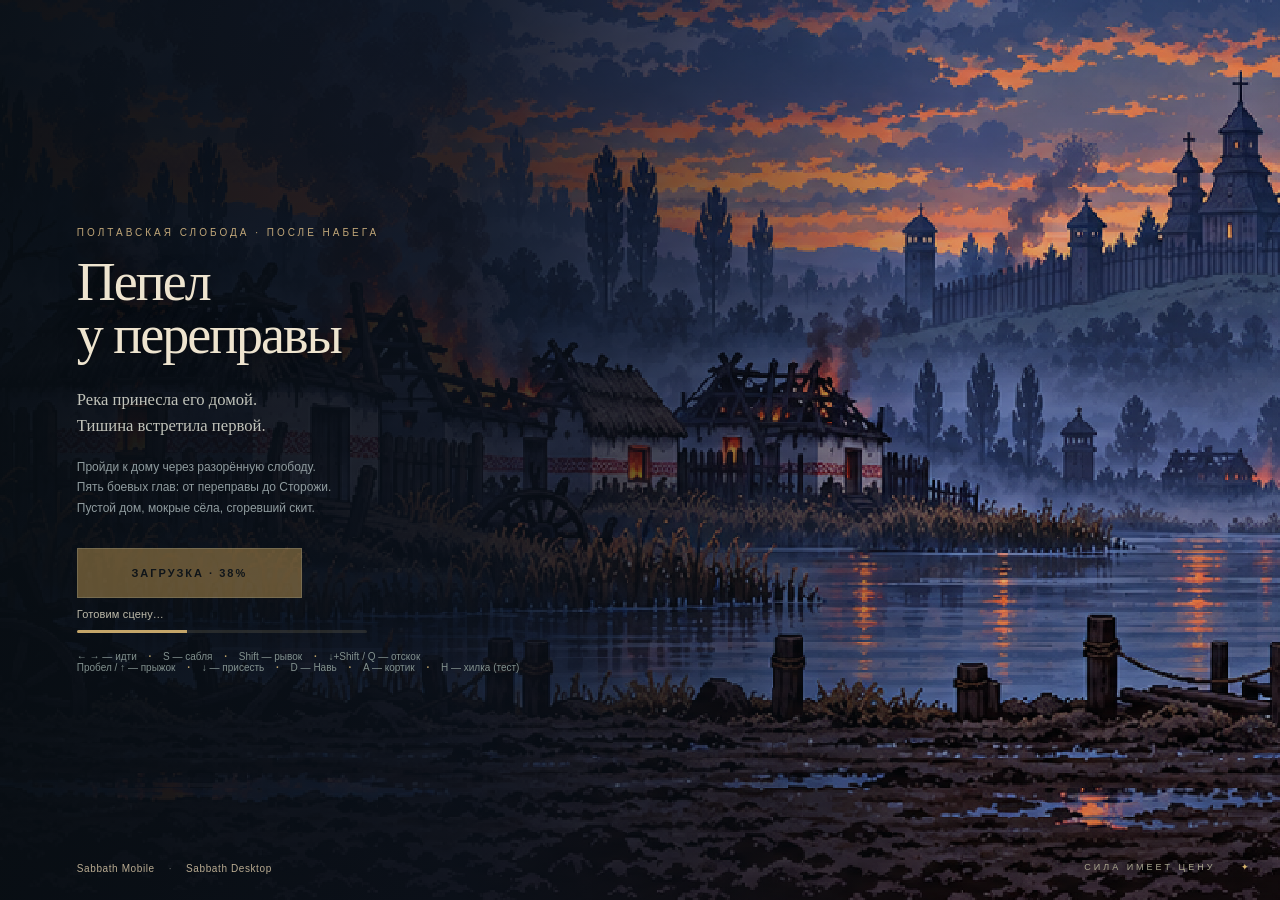
<file: app-b34a27aa3f53045d6811f1264481798c963573591f0411bfd3b815d2313f95ed.html>
<!doctype html>
<html lang="ru"><head><meta charset="utf-8"><meta name="viewport" content="width=device-width,initial-scale=1,maximum-scale=1,user-scalable=no,viewport-fit=cover"><meta name="theme-color" content="#0b1014"><meta name="apple-mobile-web-app-capable" content="yes"><meta name="apple-mobile-web-app-status-bar-style" content="black-translucent"><meta name="apple-mobile-web-app-title" content="Sabbath"><link rel="manifest" href="manifest.webmanifest"><link rel="apple-touch-icon" href="icons/icon-180.png"><link rel="icon" href="icons/icon-192.png"><title>Sabbath Mobile</title><style>*{box-sizing:border-box}html,body{margin:0;background:#0b1014;color:#e0d8c7;font-family:Georgia,serif}body{min-height:100vh;display:grid;place-items:center;background:radial-gradient(ellipse at 50% 10%,#22282b,transparent 65%),#090d10}button,a{-webkit-tap-highlight-color:transparent}button{cursor:pointer;color:inherit;font:11px Arial,sans-serif;letter-spacing:1.5px;border:1px solid #86735255;background:#141a1ac9;padding:13px 17px}button:hover{background:#aa824528;border-color:#b69961}button:focus-visible,a:focus-visible{outline:2px solid #e6c37d;outline-offset:3px}button:disabled{cursor:wait;opacity:.5}main{width:min(1440px,100%);padding:0 32px}header{height:105px;display:flex;align-items:center;gap:12px}.wordmark{color:#d5c3a0;font-size:30px;letter-spacing:8px;text-decoration:none}.wordmark span{font:8px Arial;letter-spacing:3px;display:block;margin-top:6px}.chapter{margin-left:auto;margin-right:28px;font:10px Arial;letter-spacing:2px;color:#89918e}.chapter i{font:italic 25px Georgia;color:#c7b185;margin-left:14px}#stage{position:relative;aspect-ratio:16/9;overflow:hidden;isolation:isolate;background:#111820;box-shadow:0 20px 80px #0008;border:1px solid #cbb77c25}canvas{display:block;width:100%;height:100%;image-rendering:pixelated;outline:none}.overlay{position:absolute;inset:0;display:flex;align-items:center;background:linear-gradient(90deg,#080e14f5 0%,#0a111bd9 36%,#0a111b20 75%);padding:6%}.intro-copy{max-width:620px}.eyebrow{font:10px Arial;letter-spacing:3px;color:#c0a678;margin-bottom:18px}h1{font-weight:400;font-size:clamp(36px,5.7vw,86px);line-height:.98;letter-spacing:-2px;margin:0 0 25px;color:#eee4cf;text-shadow:0 2px 20px #0008}p{font-size:clamp(13px,1.3vw,18px);line-height:1.6;color:#c1c3ba;margin:0 0 17px}.brief{font:12px/1.7 Arial;color:#8f9b9e;margin-bottom:30px}.primary{background:#b89351;color:#111718;border:1px solid #dec385;min-width:225px;letter-spacing:2px;padding:18px 24px;font-weight:bold}.primary:hover{background:#d0b271}.keys-preview{font:10px Arial;color:#82918e;margin-top:18px}.keys-preview b{margin:0 9px;color:#bea36a}.intro-note{position:absolute;right:28px;bottom:28px;font:9px Arial;letter-spacing:3px;color:#aaa78f}.intro-note span{margin-left:20px;color:#d8b56e}.center{text-align:center;justify-content:center;background:#091016dd;backdrop-filter:blur(3px)}h2{font-size:clamp(28px,4vw,52px);font-weight:400;margin:20px 0}.secondary{display:block;margin:18px auto 0;border:0;color:#acb5b4}#hud{position:absolute;inset:0;pointer-events:none;padding:26px;display:flex;align-items:flex-start;justify-content:space-between;font-family:Arial}.vitals{width:200px;background:#09111a66;padding:12px;border-left:2px solid #ac8e56}.name{font-size:10px;letter-spacing:3px;color:#dfc697}.name span{float:right;font-size:11px;letter-spacing:0}.bar{height:7px;background:#04080b;margin-top:9px;box-shadow:0 0 0 1px #b1a17f22}.bar i{height:100%;display:block;background:linear-gradient(90deg,#853e40,#cf7662);transition:width .12s;width:100%}.bar.nav{height:3px;margin-top:6px}.bar.nav i{width:0;background:#9383bb}small{display:block;font:8px Arial;letter-spacing:1.5px;margin-top:9px;color:#adb1aa}.objective{margin-right:48px;text-align:right}.objective>span{font-size:9px;letter-spacing:3px;color:#c0ae8c}.objective strong{display:block;font:30px Georgia;margin:5px 0;color:#e5d9bb}.objective em{font:17px Georgia;color:#899697}#pause{position:absolute;right:19px;top:22px;pointer-events:auto;padding:7px 10px}#caption{position:absolute;bottom:8%;left:15%;width:70%;text-align:center;font-size:clamp(13px,1.5vw,21px);color:#e0d3b4;text-shadow:0 2px 5px #000,0 1px 15px #000;pointer-events:none;transition:opacity .6s}#toast{position:absolute;top:22%;width:100%;text-align:center;font:10px Arial;letter-spacing:2px;color:#dfbd83;pointer-events:none}footer{display:flex;align-items:center;gap:16px;height:74px;font:10px Arial;color:#838e91}footer div{margin-left:auto;font-size:8px;letter-spacing:2px;color:#a59677}kbd{display:inline-block;padding:5px 6px;border:1px solid #76827c35;margin-right:3px;font:9px Arial;color:#c0c1b0;border-radius:2px}#touch{display:none}[hidden]{display:none!important}#stage:fullscreen{width:100vw;height:100vh;aspect-ratio:auto}#stage:fullscreen canvas{object-fit:contain;background:#080d11}@media(max-width:800px){main{padding:0 8px}header{height:70px}.wordmark{font-size:21px}.wordmark span{font-size:6px}.chapter{display:none}#sound{margin-left:auto}button{padding:10px}.brief{font-size:10px;margin-bottom:12px}h1{font-size:38px;margin-bottom:12px}.eyebrow{font-size:8px;margin-bottom:10px}.primary{min-width:170px;padding:12px;font-size:9px}.keys-preview,.intro-note{display:none}footer{gap:7px;flex-wrap:wrap;height:65px}footer div{display:none}#hud{padding:12px}.vitals{width:145px;padding:7px}.objective strong{font-size:23px}#caption{bottom:17%}#touch{position:absolute;bottom:8px;left:10px;right:10px;display:flex;gap:6px;pointer-events:auto}#touch span{flex:1}#touch button{padding:12px;background:#111b21b8;font-size:9px;touch-action:none}.overlay{z-index:5}}

.demonic .vitals{border-color:#b292e7}.demonic .name{color:#d5b3fb}.demonic .bar.nav i{background:#c4a0f1}#powertext{line-height:1.4}

#install-note{font:12px/1.5 Arial;color:#b9b5a7;display:flex;gap:20px;justify-content:space-between;padding:0 0 10px}#install-note details{max-width:350px}#install-note summary{cursor:pointer;color:#ddc28d}#rotate-hint{display:none}
@media(pointer:coarse){
html,body{overscroll-behavior:none}body{min-height:100dvh}main{padding:env(safe-area-inset-top) max(8px,env(safe-area-inset-right)) env(safe-area-inset-bottom) max(8px,env(safe-area-inset-left))}header{height:48px}.wordmark{font-size:19px}.wordmark span,.chapter,footer,#fullscreen{display:none}#sound{margin-left:auto;min-height:44px}#stage{touch-action:none;user-select:none;-webkit-user-select:none;-webkit-touch-callout:none;aspect-ratio:auto;height:calc(100dvh - 80px - env(safe-area-inset-top) - env(safe-area-inset-bottom));min-height:250px}canvas{height:calc(100% - 76px);object-fit:contain;background:#090e13}.overlay{bottom:76px;z-index:5;padding:3% 5%}.intro-copy p:not(.brief){display:none}.intro-copy h1{font-size:34px;margin:5px 0 9px}.brief{font-size:11px;margin-bottom:10px}.eyebrow{font-size:8px;margin-bottom:5px}.primary{min-height:44px;padding:12px 16px}.keys-preview,.intro-note{display:none}#hud{padding:8px}.vitals{width:145px;padding:6px}.objective{margin-right:50px}.objective small{display:none}.objective strong{font-size:23px;margin:2px}#pause{top:8px;right:8px;min-width:44px;min-height:44px}#caption{bottom:88px;font-size:12px}#toast{top:28%;font-size:10px;letter-spacing:.5px}#touch{display:flex;position:absolute;left:8px;right:8px;bottom:6px;gap:8px;height:62px;pointer-events:auto;align-items:center}#touch span{flex:1}#touch button{touch-action:none;min-width:56px;height:56px;padding:8px;font:10px Arial;letter-spacing:.5px;border-radius:12px;background:#19232e;border:1px solid #99846188;user-select:none;-webkit-user-select:none}#touch button[data-key="j"]{background:#a8874f;color:#090e13;min-width:76px;font-weight:bold}#touch button.held{background:#dcc089;color:#111;transform:translateY(2px)}#install-note{font-size:10px;padding:0 4px 5px}#install-note details{max-width:55%}
}
@media(pointer:coarse) and (orientation:portrait){#stage{height:60dvh;min-height:350px}canvas{height:calc(100% - 142px)}#touch{height:130px;display:grid;grid-template-columns:repeat(4,1fr);gap:7px}#touch span{display:none}#touch button{min-width:44px;width:100%}#touch button[data-key="a"],#touch button[data-key="d"]{grid-row:1 / 3;height:100%}#touch button[data-key="j"]{min-width:44px}#caption{bottom:150px}#hud .vitals{width:130px}#hud .objective{margin-right:43px}.objective>span{font-size:7px;letter-spacing:1px}.overlay{bottom:142px}.brief{display:none}#rotate-hint{display:block;padding:18px 8px;text-align:center;font:13px/1.5 Arial;color:#bdaf92}#install-note{padding:10px 0}}
@media(display-mode:standalone){#install-note details{display:none}}
main{min-width:0;max-width:100vw}#stage,canvas{min-width:0}
@media(pointer:coarse){body{display:block}main{width:100%;max-width:100%;}#install-note>*{min-width:0}}

/* Landscape phone: the world fills the viewport; controls float above it. */
@media (orientation:landscape){
 html,body{width:100%;height:100%;overflow:hidden;background:#090e13}
 main{padding:0;width:100%;height:100dvh;max-width:none}
 header{position:fixed;z-index:20;top:max(8px,env(safe-area-inset-top));right:calc(max(12px,env(safe-area-inset-right)) + 54px);height:36px;pointer-events:none}
 header .wordmark,header .chapter,#fullscreen,#install-note,#rotate-hint,footer{display:none}
 #sound{pointer-events:auto;min-height:36px;height:36px;padding:5px 8px;font-size:8px;letter-spacing:.5px;border-radius:18px;background:#0b14248c}
 #stage{position:fixed;inset:0;width:100%;height:100dvh;min-height:0;aspect-ratio:auto;border:0;box-shadow:none}
 #stage canvas{width:100%;height:100%;object-fit:fill}
 .overlay{inset:0;padding:5% max(6%,env(safe-area-inset-left));z-index:5}
 .intro-copy h1{font-size:clamp(32px,7vh,54px)}
 #hud{padding:max(10px,env(safe-area-inset-top)) max(14px,env(safe-area-inset-right)) 0 max(14px,env(safe-area-inset-left))}
 .vitals{width:144px;background:#09111a85;padding:7px}.name{font-size:9px}.bar{margin-top:6px}#powertext{font-size:7px;letter-spacing:.6px;margin-top:5px}
 .objective{margin-right:145px;background:#09111a70;padding:4px 8px;border-radius:8px}.objective>span{display:none}.objective strong{font-size:22px}
 #pause{top:max(8px,env(safe-area-inset-top));right:max(12px,env(safe-area-inset-right));border-radius:50%;width:36px;height:36px;min-height:36px;min-width:36px;padding:0;background:#0b14248c}
 #caption{bottom:13px;left:25%;width:50%;font-size:12px}#toast{top:24%;padding:0 20%;font-size:10px}
 #touch{position:absolute;inset:0;display:block;height:auto;pointer-events:none;background:none}
 #touch span{display:none}
 #touch button{position:absolute;pointer-events:auto;width:54px;min-width:54px;height:54px;min-height:54px;padding:0;border-radius:50%;border:1px solid #d8c59c80;background:#111b2a85;color:#eee3cf;font:8px Arial;letter-spacing:.2px;box-shadow:0 2px 12px #0004;backdrop-filter:blur(3px);-webkit-backdrop-filter:blur(3px)}
 /* Larger movement circles almost meet; their shared pad handles diagonals. */
 #touch{--left-edge:max(18px,env(safe-area-inset-left));--edge:max(18px,env(safe-area-inset-right));--base:max(12px,env(safe-area-inset-bottom));--pad-step:64px;--move-size:76px;--move-step:56px}
 #move-pad{position:absolute;left:var(--left-edge);bottom:var(--base);width:calc(var(--move-size) + var(--move-step)*2);height:calc(var(--move-size) + var(--move-step)*2);pointer-events:auto;touch-action:none}
 #move-pad::before{content:"";position:absolute;inset:24px;border-radius:50%;background:#10182755;border:1px solid #d8c59c30;pointer-events:none}
 #move-pad::after{content:"";position:absolute;left:calc(50% - 5px);top:calc(50% - 5px);width:10px;height:10px;border:1px solid #d8c59c70;border-radius:50%;pointer-events:none}
 #move-pad.active::before{background:#99805a25;border-color:#d8c59c60}
 #touch #move-pad button{width:var(--move-size);min-width:var(--move-size);height:var(--move-size);min-height:var(--move-size);font-size:30px}
 #touch button[data-key="a"]{left:0;bottom:var(--move-step)}
 #touch button[data-key=" "]{left:var(--move-step);bottom:calc(var(--move-step)*2)}
 #touch button[data-key="d"]{left:calc(var(--move-step)*2);bottom:var(--move-step)}
 #touch button[data-key="x"]{left:var(--move-step);bottom:0}
 #touch button[data-key="v"]{right:calc(var(--edge) + var(--pad-step));bottom:calc(var(--base) + var(--pad-step)*2);font-size:9px}
 #touch button[data-key="Shift"]{right:calc(var(--edge) + var(--pad-step)*2);bottom:calc(var(--base) + var(--pad-step));font-size:10px}
 #touch button[data-key="j"]{right:var(--edge);bottom:calc(var(--base) + var(--pad-step) - 4px);width:62px;min-width:62px;height:62px;min-height:62px;background:#9e784dad;color:#fff3d2;font-size:11px}
 #touch button[data-key="e"]{right:calc(var(--edge) + var(--pad-step));bottom:var(--base);border-color:#b998e0aa;background:#38224880;font-size:10px}
 #touch button.held{background:#d9bc82c9;color:#111;transform:scale(.94)}
}

@media(orientation:landscape){
 header{display:none}.objective{margin-right:48px;background:none}.vitals{background:none}#caption{bottom:12px}#stage{background:#090e13}
}
@media(orientation:portrait){
 html,body{height:100%;overflow:hidden}header,#stage,#install-note,footer{display:none!important}
 #rotate-hint{position:fixed;inset:0;z-index:50;display:flex;flex-direction:column;align-items:center;justify-content:center;padding:32px;text-align:center;background:linear-gradient(#08101bcc,#08101bef),var(--scene-background,none) center/cover;color:#dcc8a1}
 .rotate-brand{font:32px Georgia;letter-spacing:8px}.rotate-subtitle{font:18px Georgia;margin-top:12px;color:#b6af9f}.rotate-symbol{font:64px Georgia;margin:38px 0 20px;color:#b99461}#rotate-hint p{font:16px/1.5 Arial;max-width:270px;color:#dcc8a1}
}

/* Game gestures belong to the controls, never to page zoom or scrolling. */
html,body,#stage,#touch,canvas{touch-action:none;overscroll-behavior:none}
button{touch-action:manipulation}#touch button{touch-action:none}
#touch button.ready{box-shadow:0 0 17px #b288d766;border-color:#dbc2ff;background:#553574aa}

/* Desktop uses the same combat, with a keyboard-first presentation. */
.desktop #touch{display:none!important}.desktop .keys-preview{display:block}.desktop .objective small{display:none}
.desktop .vitals{width:180px}.desktop .keys-preview{font-size:12px;line-height:1.8;max-width:430px}

#menu #sound{display:block;margin:14px auto 0;min-height:36px;height:36px;font-size:10px;padding:6px 14px}

.edition-links{position:absolute;left:max(6%,env(safe-area-inset-left));bottom:18px;display:flex;gap:14px;align-items:center;font:10px Arial;letter-spacing:.6px}.edition-links a{color:#b9ab91;text-decoration:none;padding:8px 0}.edition-links a:hover{color:#f2d8a4}.edition-links span{color:#6a6d6a}@media(max-height:400px){.edition-links{bottom:8px;font-size:9px}}

@media(orientation:portrait){.desktop #rotate-hint{display:none!important}.desktop header,.desktop footer{display:none!important}.desktop main{padding:0;width:100%;height:100dvh}.desktop #stage{display:block!important;position:fixed;left:0;top:50%;transform:translateY(-50%);width:100vw;height:56.25vw;min-height:0;border:0}.desktop #stage canvas{width:100%;height:100%;object-fit:fill}.desktop .overlay{inset:0;padding:4% 6%}.desktop h1{font-size:clamp(26px,5vw,45px)}.desktop .intro-copy p:not(.brief),.desktop .brief,.desktop .intro-note{display:none}.desktop .keys-preview{font-size:10px}.desktop #caption{bottom:10px}.desktop .edition-links{bottom:8px}}

#story-copy{position:absolute;top:15%;left:26%;width:48%;z-index:3;text-align:center;pointer-events:none;text-shadow:0 2px 8px #000,0 0 25px #000;background:radial-gradient(ellipse,#070b1199,transparent 72%);padding:16px}
#story-title{font:10px Arial;letter-spacing:2.5px;color:#d6b988;margin-bottom:12px}#story-text{font:clamp(13px,2.2vh,19px)/1.5 Georgia;color:#eee3ca}
#interact-hint{position:absolute;z-index:4;left:50%;bottom:24px;transform:translateX(-50%);min-height:44px;border-radius:24px;background:#101820b8;font:10px Arial;letter-spacing:1px;border-color:#b59b6977;max-width:46%}
body[data-scene="house"] #hud .vitals,body[data-scene="house"] #hud .objective,body[data-scene="house"] #touch button[data-key="v"],body[data-scene="house"] #touch button[data-key="e"],body[data-scene="house"] #touch button[data-key="x"],body[data-scene="house"] #touch button[data-key=" "],body[data-scene="house"] #touch button[data-key="Shift"]{display:none}
body[data-scene="house"] #caption{bottom:84px}
#fresh-start{margin:10px 0 0;font:10px Arial;padding:5px 0;min-height:28px}#new-run{font-size:9px;opacity:.8}
@media(max-height:430px){#story-copy{top:10%;left:20%;width:60%;padding:6px}#story-title{margin-bottom:6px;font-size:9px}#interact-hint{bottom:18px;font-size:9px}}

body[data-scene="house"] #interact-hint{bottom:calc(max(16px,env(safe-area-inset-bottom)) + 108px)}
body[data-scene="house"] #caption{bottom:auto;top:12px}

body[data-scene="house"] #interact-hint{background:none;border:0;box-shadow:none;text-shadow:0 2px 6px #000,0 0 18px #000;color:#e7cea0}

#boss-hud{position:absolute;top:14px;left:50%;transform:translateX(-50%);width:clamp(180px,30vw,340px);text-align:center;color:#dbbe98;font:10px Arial;letter-spacing:1.8px;text-shadow:0 2px 4px #000}#boss-hud>div{height:5px;margin-top:7px;background:#100d12;box-shadow:0 0 0 1px #ae957544}#boss-health{height:100%;display:block;background:linear-gradient(90deg,#653542,#c17b5a);transition:width .12s}#endcopy{max-width:620px;margin:0 auto 17px}#menu>div{max-width:90%;}#continue-level{margin:10px auto 0}
@media(max-height:430px){#menu h2{font-size:27px;margin:10px 0}#endcopy{font-size:12px;line-height:1.5;max-width:480px}#menu .secondary{margin-top:8px;padding:6px}#boss-hud{top:11px;font-size:8px;letter-spacing:.8px}}

/* Safari can report a stale orientation query during a viewport rotation.
   The measured viewport also drives the portrait gate and pauses the game. */
body.phone-portrait{height:100%;overflow:hidden}
body.phone-portrait header,body.phone-portrait #stage,body.phone-portrait #install-note,body.phone-portrait footer{display:none!important}
body.phone-portrait #rotate-hint{position:fixed;inset:0;z-index:50;display:flex;flex-direction:column;align-items:center;justify-content:center;padding:32px;text-align:center;background:linear-gradient(#08101bcc,#08101bef),var(--scene-background,none) center/cover;color:#dcc8a1}
body.phone-portrait .rotate-brand{font:32px Georgia;letter-spacing:8px}
body.phone-portrait .rotate-subtitle{font:18px Georgia;margin-top:12px;color:#b6af9f}
body.phone-portrait .rotate-symbol{font:64px Georgia;margin:38px 0 20px;color:#b99461}
body.phone-portrait #rotate-hint p{font:16px/1.5 Arial;max-width:270px;color:#dcc8a1}

/* Preparation belongs to the title screen and disappears before play. */
#intro:not([hidden]) ~ #touch,#menu:not([hidden]) ~ #touch{display:none!important}
#load-status{max-width:290px;margin-top:9px;font:11px/1.45 Arial,sans-serif;color:#bdbaaa;letter-spacing:.15px}
#load-meter{height:3px;margin-top:7px;background:#dac28a22;overflow:hidden;border-radius:2px}
#load-fill{display:block;height:100%;width:0;background:#c4a569;transition:width .12s}
#load-status.failed{color:#dcc799}
#load-status.failed #load-meter{display:none}

/* Combat hints stay above the thumb controls, with no banner covering the scene. */
@media(orientation:landscape){body:not(.desktop):not([data-scene="house"]) #caption{top:clamp(80px,21vh,90px);bottom:auto;left:19%;width:62%;font:11px/1.35 Arial,sans-serif}}

@media(orientation:landscape){body:not(.desktop):not([data-scene="house"]) #toast{top:calc(clamp(80px,21vh,90px) + 40px);left:19%;width:62%;font:10px/1.3 Arial,sans-serif;letter-spacing:.5px}}

body[data-scene="house"] #move-pad{pointer-events:none}

/* Temporary testing aid, separate from both combat diamonds. */
#test-heal{position:absolute;pointer-events:auto;left:calc(max(14px,env(safe-area-inset-left)) + 154px);top:calc(max(10px,env(safe-area-inset-top)) + 40px);width:44px;height:44px;padding:0;border-radius:50%;background:#122921b8;border:1px solid #9fc49d99;color:#cbe6ba;letter-spacing:0;touch-action:manipulation}
#test-heal span{font:23px/22px Arial;display:block}#test-heal small{font:7px/10px Arial;margin:0;letter-spacing:.3px;color:inherit}
#test-heal:disabled{cursor:default;opacity:.4}.desktop #test-heal{left:calc(max(14px,env(safe-area-inset-left)) + 190px)}
body[data-scene="house"] #test-heal{display:none}
</style></head>
<body><script>
window.SABBATH_BUILD={release:"v33"};
if(location.pathname.endsWith('/desktop.html')){
 document.body.classList.add('desktop');document.title='Sabbath Desktop';
 document.querySelector('link[rel="manifest"]').setAttribute('href','desktop.webmanifest');
}
</script><main><header><a class="wordmark" href="./index.html">SABBATH<span>AMONG LIFE AND DEATH</span></a><div class="chapter">ИГРОВОЙ ЭТЮД <i>01</i></div><button id="fullscreen" aria-label="Полный экран">⛶</button></header>
<section id="stage" aria-label="Игра Sabbath"><canvas id="game" width="960" height="540" tabindex="0" aria-label="Игровое поле. Стрелки влево и вправо — движение, пробел — прыжок, S — удар, A — кортик, H — хилка, Shift — рывок, D — Навь, стрелка вниз — присесть, Escape — пауза"></canvas>
<div id="hud" hidden><div class="vitals"><div class="name">ЯРОМІР <span id="hptext">100</span></div><div class="bar"><i id="health"></i></div><div class="bar nav"><i id="power"></i></div><small id="powertext">НАВЬ · D</small></div><div class="objective"><span id="area">ПРИСТАНЬ</span><strong id="kills">0 <em>/ 10</em></strong><small>УПЫРЕЙ УНИЧТОЖЕНО</small></div><div id="boss-hud" hidden><span id="boss-name">СОТНИК СТОРОЖИ</span><div><i id="boss-health"></i></div></div><button id="test-heal" aria-label="Восстановить здоровье для теста (H)" title="Хилка для теста · H"><span aria-hidden="true">+</span><small>ХИЛКА</small></button><button id="pause" aria-label="Пауза">Ⅱ</button></div>
<div id="story-copy" hidden><div id="story-title"></div><p id="story-text"></p></div><button id="interact-hint" hidden></button><div id="caption" role="status"></div><div id="toast" role="status"></div>
<div class="overlay" id="intro"><div class="intro-copy"><div class="eyebrow">ПОЛТАВСКАЯ СЛОБОДА · ПОСЛЕ НАБЕГА</div><h1>Пепел<br>у переправы</h1><p>Река принесла его домой.<br>Тишина встретила первой.</p><p class="brief">Пройди к дому через разорённую слободу.<br>Пять боевых глав: от переправы до Сторожи.<br>Пустой дом, мокрые сёла, сгоревший скит.</p><button class="primary" id="start" disabled>ЗАГРУЗКА · 0%</button><div id="load-status" role="status" aria-live="polite"><span id="load-copy">Готовим сцену…</span><div id="load-meter" role="progressbar" aria-label="Подготовка сцены" aria-valuemin="0" aria-valuemax="100" aria-valuenow="0"><i id="load-fill"></i></div></div><button id="fresh-start" class="secondary" hidden>НОВАЯ ИГРА</button><div class="keys-preview">← → — идти <b>·</b> S — сабля <b>·</b> Shift — рывок <b>·</b> ↓+Shift / Q — отскок<br>Пробел / ↑ — прыжок <b>·</b> ↓ — присесть <b>·</b> D — Навь <b>·</b> A — кортик <b>·</b> H — хилка (тест)</div></div><nav class="edition-links" aria-label="Вариант управления"><a href="mobile.html">Sabbath Mobile</a><span>·</span><a href="desktop.html">Sabbath Desktop</a></nav><div class="intro-note">СИЛА ИМЕЕТ ЦЕНУ <span>✦</span></div></div>
<div class="overlay center" id="menu" hidden><div><div class="eyebrow" id="endlabel">ПАУЗА</div><h2 id="endtitle">Тишина между ударами</h2><p id="endcopy"></p><button class="primary" id="continue-level" hidden>ПРОДОЛЖИТЬ ПУТЬ →</button><button class="primary" id="resume">ПРОДОЛЖИТЬ</button><button id="sound" aria-label="Включить звук">ЗВУК: ВЫКЛ</button><button class="secondary" id="new-run" hidden>С ПЕРЕПРАВЫ ЗАНОВО</button><button class="secondary" id="restart">НАЧАТЬ ЗАНОВО</button></div></div>
<div id="touch" aria-label="Сенсорное управление"><div id="move-pad" role="group" aria-label="Крестовина движения: диагонали совмещают действия"><button aria-label="Идти влево" data-key="a">←</button><button aria-label="Прыжок" data-key=" ">↑</button><button aria-label="Идти вправо" data-key="d">→</button><button data-key="x" aria-label="Приседание — переключить" aria-pressed="false">↓</button></div><button data-key="v" aria-label="Бросить кортик">КОРТИК 3</button><button data-key="Shift">РЫВОК</button><button data-key="j">САБЛЯ</button><button data-key="e">НАВЬ</button></div>
</section><footer><span><kbd>←</kbd><kbd>→</kbd> движение</span><span><kbd>Пробел</kbd> прыжок</span><span><kbd>S</kbd> сабля</span><span><kbd>Shift</kbd> рывок</span><span><kbd>D</kbd> Навь</span><span><kbd>Esc</kbd> пауза</span><div>ПЯТЬ ДОРОГ. ОДНА ПРОПАВШАЯ СЕМЬЯ.</div></footer><div id="rotate-hint"><div class="rotate-brand">SABBATH</div><div class="rotate-subtitle">Пепел у переправы</div><div class="rotate-symbol" aria-hidden="true">↻</div><p>Поверните телефон горизонтально</p></div></main><script>/* Five playable episodes; the house is a separate interlude after episode one. */
(function(root){
const chapters=[null,
 {scene:'riverside',barrels:[1640],name:'Пепел у переправы',exit:3750,xs:[570,850,1160,1550,1750,2020,2480,2720,3060,3390],types:['cutter','crawler','spitter','cutter','heavy','spitter','crawler','spitter','cutter','heavy'],gates:[[1350,[0,1,2]],[2200,[3,4,5]],[3530,[6,7,8,9]]],bounds:[[250,1280],[1430,2130],[2330,3460]],buried:[1,4,6,9],elite:[9,480],areas:['ПРИСТАНЬ','КОЛОДЕЦ','ДОРОГА ДОМОЙ'],intro:'Переправа занята. Следи за замахами — и бей в ответ.',captions:[[1380,'У колодца шевелится что-то тяжёлое.'],[2270,'Дом рядом. Здесь тени охотятся вместе.'],[3570,'Десять теней пали. За дверью — тишина.']]},
 {scene:'sich',barrels:[1730,2820],name:'За частоколом',exit:3430,xs:[480,860,1390,1590,1900,2440,2660,2850,3080],types:['cutter','gunner','crawler','cutter','gunner','crawler','gunner','heavy','gunner'],gates:[[1150,[0,1]],[2150,[2,3,4]],[3210,[5,6,7,8]]],bounds:[[270,1080],[1260,2070],[2260,3160]],buried:[2,5],elite:[7,420],areas:['БРАМА','МАЙДАН','ПОКРОВА'],intro:'Сечь молчит. У ворот ещё кто-то остался.',captions:[[1180,'На майдане некому поднять знамя.'],[2200,'За этой дверью ещё теплится лампадка.'],[3250,'Святого отця тут вже давно нема.']],outro:'Лампадка ещё горит. Семьи здесь нет. За Сечью дорога уходит в мокрые сёла.'},
 {scene:'villages',name:'Мокрая дорога',exit:3570,xs:[500,790,1050,1490,1740,1990,2480,2760,3040,3240],types:['lancer','cutter','spitter','gunner','lancer','crawler','lancer','spitter','gunner','heavy'],gates:[[1260,[0,1,2]],[2230,[3,4,5]],[3350,[6,7,8,9]]],bounds:[[250,1190],[1370,2150],[2350,3300]],buried:[5,9],elite:[9,440],areas:['МОКРЫЕ СЁЛА','СТАРЫЙ ТРАКТ','ОПУШКА'],intro:'Дождь смыл следы. Ставни закрываются перед ним.',captions:[[1300,'Копья держат дорогу. Не стой перед остриём.'],[2280,'В луже — его лицо. Почему оно кажется чужим?'],[3380,'За последним колодцем начинается лес.']],outro:'У колодца Параска сказала: «Я твою Златочку приймала. Не знаю, де вона зараз». Дальше — только лесная дорога.'},
 {scene:'skit',name:'Сгоревший скит',exit:3370,xs:[530,780,1010,1450,1720,1910,2440,2720,3010],types:['crawler','lancer','spitter','heavy','lancer','gunner','crawler','lancer','heavy'],gates:[[1180,[0,1,2]],[2140,[3,4,5]],[3160,[6,7,8]]],bounds:[[260,1110],[1300,2070],[2270,3100]],buried:[0,3,6],elite:[8,480],embers:[790,1660,2630],areas:['ЛЕСНОЙ СКИТ','ОБГОРЕЛЫЕ КЕЛЬИ','К СТОРОЖЕ'],intro:'Скит выгорел. Монахов нет. Даже кресты не уцелели.',captions:[[570,'УГЛИ: свет под ногами предупреждает о вспышке. Перепрыгни — или уведи врага в огонь.'],[1250,'«Бачиш, що він робить?» — только это сказал Голос.'],[2190,'Там, над деревьями, крепость его дедов. Чужие заняли её.']],outro:'За ночь костёр угас. На миг приснился тёплый солнечный круг. Утром Яромир уже не помнил сна. Сторожа ждала.'},
 {scene:'fortress',barrels:[940,1830],name:'Внешний двор Сторожи',exit:3590,xs:[460,760,1060,1510,1740,2010,2160,2980],types:['lancer','gunner','cutter','gunner','lancer','heavy','crawler','captain'],gates:[[1250,[0,1,2]],[2290,[3,4,5,6]],[3370,[7]]],bounds:[[250,1180],[1360,2210],[2400,3300]],buried:[],areas:['ВОРОТА','СТОЙЛА','ДВОР СОТНИКА'],intro:'Ворота открыты. Оставшиеся в стойлах не опустили оружия.',captions:[[1290,'Они видят одного козака. Почему же так боятся?'],[2320,'СОТНИК: пригнись под уколом, перепрыгни волну, уйди за спину от тяжёлого удара.'],[3410,'Внешний двор опустел. Палий ещё ждёт в цитадели.']]}
];
root.SabbathChapters=chapters;if(typeof module!=='undefined')module.exports=chapters;
})(typeof globalThis!=='undefined'?globalThis:window);
</script><script>/* Deterministic combat simulation: world coordinates, no renderer or network. */
(function(root){
'use strict';
const clamp=(v,a,b)=>Math.max(a,Math.min(b,v));
// The first shared horizontal/vertical contact, including entry through a roof.
function segmentEntry(x0,z0,x1,z1,left,right,bottom,top){
 let enter=0,exit=1;
 for(const [start,end,min,max] of [[x0,x1,left,right],[z0,z1,bottom,top]]){
  const delta=end-start;if(delta===0){if(start<min||start>max)return null;continue;}
  const a=(min-start)/delta,b=(max-start)/delta;enter=Math.max(enter,Math.min(a,b));exit=Math.min(exit,Math.max(a,b));if(enter>exit)return null;
 }
 return enter;
}
const CHAPTERS=typeof module!=='undefined'?require('./chapters.js'):root.SabbathChapters;
const killsBefore=chapter=>CHAPTERS.slice(1,chapter).reduce((sum,c)=>sum+c.types.length,0);
const BUTT={trigger:115,reach:105,height:120,windup:.70,active:.18,recover:1.10,damage:20};
const TYPES={
 cutter:{hp:144,speed:75,reach:76,windup:.60,recover:.80,damage:20},
 crawler:{hp:112,speed:91,reach:205,windup:.70,recover:1.05,damage:23},
 spitter:{hp:128,speed:52,reach:365,windup:.85,recover:1.5,damage:18},
 gunner:{hp:150,speed:58,reach:420,windup:1.05,recover:1.75,damage:22},
 heavy:{hp:300,speed:42,reach:112,windup:.95,recover:1.40,damage:34},
 lancer:{hp:180,speed:68,reach:165,windup:.85,recover:1.10,damage:25},
 captain:{hp:880,speed:62,reach:175,windup:1.05,recover:1.30,damage:29}
};
class SabbathGame{
 constructor(){this.reset()}
 reset(chapter=1,carry={}){
  this.chapter=Number.isInteger(chapter)&&CHAPTERS[chapter]?chapter:1;this.level=CHAPTERS[this.chapter];this.scene=this.level.scene;this.totalKills=carry.totalKills||0;
  this.viewWidth=this.viewWidth||960;this.mode='intro';this.time=carry.time||0;this.kills=0;this.cam=0;this.events=[];this.powerUses=0;this.combo=0;this.comboAge=0;this.shake=0;this.hitstop=0;this.projectiles=[];this.lastDamage=null;this.nextProjectile=0;this.attackTargets=new Set();this.attackBuffer=0;this.jumpBuffer=0;this.stats={hits:0,perfectDodges:0,parries:0,airHits:0,knifeHits:0,damageTaken:0};
  this.player={x:130,z:0,vz:0,hp:100,maxHp:100,nav:0,face:1,attack:0,cooldown:0,evade:0,evadeCd:0,evadeKind:'forward',evadeDir:1,evadeSpeed:590,inv:0,hurtTime:0,moving:false,power:0,transform:0,stride:0,landTime:0,counter:0,knives:3,throwCd:0,throwTime:0,throwPending:0,throwFacing:1,airAttack:false,lowAttack:false,crouching:false,attackHit:false};
  const cfg=this.level;this.gates=cfg.gates.map(([x,ids])=>[x,[...ids]]);
  this.enemies=cfg.types.map((type,i)=>({id:i,type,x:cfg.xs[i],z:0,hp:TYPES[type].hp,maxHp:TYPES[type].hp,heavy:['heavy','captain'].includes(type),bounds:[...cfg.bounds[this.gates.findIndex(g=>g[1].includes(i))]],phase:cfg.buried.includes(i)?'buried':'idle',timer:0,flash:0,face:-1,dead:false,death:0,spawnX:cfg.xs[i],attackNo:0,shotNo:0,staggerGuard:0,broken:0,walk:false,stride:0,hitPlayer:false,lockedFace:-1,move:'thrust'}));
  if(cfg.elite){const elite=this.enemies[cfg.elite[0]];elite.hp=elite.maxHp=cfg.elite[1];elite.elite=true;}
  this.barrels=(cfg.barrels||[]).map((x,id)=>({id,x,height:62,halfWidth:24,radius:132,phase:'idle',timer:0,duration:0,smoke:0}));
  this.exit=cfg.exit;this.markers=new Set();this.hazards=(cfg.embers||[]).map((x,i)=>({x,width:58,phase:'cooldown',timer:1.8+i*.75,hitPlayer:false,hitIds:new Set()}));
  if(carry.maxHp){this.player.maxHp=carry.maxHp;this.player.hp=clamp(carry.hp,1,carry.maxHp);this.powerUses=carry.powerUses||0;for(const key of Object.keys(this.stats))this.stats[key]=carry.stats?.[key]||0;}
 }
 start(){this.mode='playing';this.emit('caption',this.level.intro);}
 areaName(){const i=this.gates.findIndex(([x])=>this.player.x<=x);return this.level.areas[i<0?this.level.areas.length-1:i];}
 houseWidth(){return Math.max(1280,this.viewWidth)}
 houseScale(){return this.houseWidth()/1280}
 houseFocus(){
  const p=this.player,w=this.houseWidth(),items=[{id:'cradle',u:.13,title:'ОПРОКИНУТАЯ КОЛЫБЕЛЬ',text:'Пустая. Ни голоса, ни следа. Только рушник на полу.'},{id:'drawing',u:.25,title:'РИСУНОК НА СТЕНЕ',text:'Солнышко. Маленькая фигурка с косой. Здесь её рука ещё ничего не боялась.'},{id:'hearth',u:.47,title:'ОСТЫВШИЙ ОЧАГ',text:'Угли давно почернели. Никто не ждал его у огня.'},{id:'door',u:.89,title:'К СЕЧИ',text:''}];
  return items.map(item=>({...item,x:item.u*w})).filter(item=>Math.abs(item.x-p.x)<90*this.houseScale()).sort((a,b)=>Math.abs(a.x-p.x)-Math.abs(b.x-p.x))[0]||null;
 }
 openHouse(){
  this.scene='house';this.mode='house';this.kills=0;this.enemies=[];this.projectiles=[];this.barrels=[];this.hazards=[];this.hitstop=0;this.shake=0;this.attackBuffer=0;this.jumpBuffer=0;this.inspected=new Set();this.lastDamage=null;
  const p=this.player;for(const key of ['z','vz','attack','cooldown','evade','evadeCd','inv','hurtTime','power','transform','nav','counter','throwCd','throwTime','throwPending','landTime'])p[key]=0;p.crouching=false;p.moving=false;p.face=-1;p.x=this.houseWidth()*.82;this.cam=Math.max(0,this.houseWidth()-this.viewWidth);
  this.emit('house');this.emit('caption','Дверь открыта. В доме никто не ответил.');
 }
 enterHouse(){if(this.chapter!==1||this.mode!=='won')return false;this.totalKills+=this.kills;this.player.hp=this.player.maxHp;this.player.knives=3;this.openHouse();this.emit('checkpoint');return true}
 interact(){if(this.mode!=='house')return false;const item=this.houseFocus();if(!item)return false;if(item.id==='door'){const carry=this.checkpoint();this.reset(2,carry);this.emit('chapter');this.start();this.emit('checkpoint');}else{this.inspected.add(item.id);this.emit('inspect',item);}return true}
 tickHouse(dt,input){const p=this.player,axis=Number(!!input.right)-Number(!!input.left),before=p.x,scale=this.houseScale();p.moving=!!axis;if(axis)p.face=axis;p.x=clamp(p.x+axis*185*scale*dt,85*scale,this.houseWidth()-85*scale);p.moving=Math.abs(p.x-before)>.01;p.stride+=Math.abs(p.x-before)/(2.4*scale);this.cam+=(clamp(p.x-this.viewWidth*.45,0,this.houseWidth()-this.viewWidth)-this.cam)*Math.min(1,dt*4);}
 checkpoint(){const next=this.mode==='won'&&this.chapter>=2&&this.chapter<5;return{version:2,scene:this.scene==='house'?'house':CHAPTERS[this.chapter+(next?1:0)].scene,maxHp:this.player.maxHp,hp:next?this.player.maxHp:this.player.hp,totalKills:this.totalKills+(next?this.kills:0),time:this.time,powerUses:this.powerUses,stats:{...this.stats}}}
 advanceChapter(){if(this.mode!=='won'||this.chapter<2||this.chapter>=5)return false;const carry=this.checkpoint();this.reset(this.chapter+1,carry);this.emit('chapter');this.start();this.emit('checkpoint');return true}
 restoreCheckpoint(data){
  if(!data||![1,2].includes(data.version))return false;const chapter=data.scene==='house'?1:CHAPTERS.findIndex(c=>c?.scene===data.scene);
  if(chapter<1||data.scene==='riverside'||data.version===1&&!['house','sich'].includes(data.scene)||!Number.isFinite(data.maxHp)||data.maxHp<60||data.maxHp>100||!Number.isFinite(data.hp)||data.hp<=0||data.hp>data.maxHp||data.totalKills!==(data.scene==='house'?10:killsBefore(chapter))||!Number.isFinite(data.time)||data.time<0||data.time>1e7||!Number.isInteger(data.powerUses)||data.powerUses<0||data.powerUses>1000)return false;
  const stats={};for(const key of ['hits','perfectDodges','parries','airHits','knifeHits','damageTaken']){const n=data.stats?.[key];if(!Number.isFinite(n)||n<0||n>1e7)return false;stats[key]=n;}
  this.reset(chapter,{...data,stats});if(data.scene==='house')this.openHouse();else this.start();return true;
 }

 emit(type,data){this.events.push({type,data})}
 charge(amount){const p=this.player,was=p.nav>=100;p.nav=clamp(p.nav+amount,0,100);if(!was&&p.nav===100&&p.power===0)this.emit('toast','НАВЬ ПРОСНУЛАСЬ. НАЖМИ D — ПРЕВРАТИТЬСЯ.')}
 attack(){
  const p=this.player;if(this.mode!=='playing')return false;
  if(p.cooldown>0||p.evade>0||p.throwPending>0){this.attackBuffer=Math.max(.14,Math.min(.24,p.evade+.03));return false}
  p.throwTime=0;this.combo=this.comboAge<.95?this.combo%3+1:1;this.comboAge=0;
  p.counterAttack=p.counter>0;p.airAttack=p.z>0||p.vz>0;p.lowAttack=p.crouching&&!p.airAttack;p.attack=p.airAttack?.38:.34;p.cooldown=p.airAttack?.48:([0,.34,.39,.58][this.combo]);p.attackHit=false;p.attackFacing=p.face;this.attackTargets.clear();
  if(p.airAttack&&p.vz<=0)p.vz=Math.min(p.vz,-190);this.attackBuffer=0;this.emit('swing',p.airAttack?'air':this.combo);return true;
 }
 syncAttackStance(){
  const p=this.player;if(p.attack<=0)return;
  const airborne=p.z>0||p.vz>0,low=p.crouching&&!airborne;
  // A landing keeps an aerial cleave intact. A deliberate duck changes stance.
  if(p.airAttack&&!low)return;
  if(!p.airAttack&&p.lowAttack===low&&!airborne)return;
  // Redirect an uncommitted windup, never restart its timing or hit history.
  // Once active, defensive movement cancels the remaining blade instead.
  if(p.attack>.22){p.airAttack=airborne;p.lowAttack=low;}else p.attack=0;
 }
 resolveAttack(){
  const p=this.player;p.attackHit=true;const finisher=this.combo===3,reach=p.lowAttack?82:p.counterAttack?132:p.airAttack?104:finisher?120:104;let hits=0;
  for(const shot of this.projectiles){if(shot.dead||shot.friendly||shot.kind!=='spit'||Math.abs(shot.x-p.x)>reach||(shot.x-p.x)*p.attackFacing<-15||Math.abs(shot.z-(p.z+(p.lowAttack?24:55)))>(p.lowAttack?25:65))continue;shot.friendly=true;shot.vx=p.attackFacing*420;shot.life=1.4;shot.damage=40;shot.x=p.x+p.attackFacing*30;this.charge(10);this.stats.parries++;this.emit('parry',{x:shot.x,z:shot.z})}
  for(const e of this.enemies){if(e.dead||e.phase==='buried'||e.phase==='emerge'&&e.timer>.65||this.attackTargets.has(e.id)||Math.abs(e.x-p.x)>reach||(e.x-p.x)*p.attackFacing<-20||p.z>(p.airAttack?140:75))continue;
   const backBreak=e.heavy&&e.phase==='windup'&&e.broken===0&&(p.x-e.x)*e.lockedFace<-20;
   const armored=e.heavy&&e.phase==='windup'&&e.broken===0&&(p.x-e.x)*e.face>0;
   let damage=p.lowAttack?(e.type==='crawler'?46:23):p.airAttack?42:[0,25,31,48][this.combo];const breaking=p.airAttack||(!p.lowAttack&&finisher)||p.counter>0||backBreak;
   if(armored&&!breaking){damage*=.3;this.emit('armor',e.x)}
   if(e.phase==='recover'||e.broken>0)damage*=1.25;if(p.counter>0)damage*=1.7;if(p.power>0)damage*=1.5;
   if(armored&&breaking||backBreak){e.broken=1.4;this.emit('break',e.x)}
   this.attackTargets.add(e.id);this.damageEnemy(e,damage,{stagger:!armored||breaking,finisher:breaking});this.moveEnemy(e,p.attackFacing*(e.heavy?5:finisher?23:10),false);hits++;if(p.airAttack)this.stats.airHits++;
  }
  for(const b of this.barrels)if(b.phase==='idle'&&Math.abs(b.x-p.x)<=reach+b.halfWidth&&(b.x-p.x)*p.attackFacing>=-b.halfWidth&&p.z<=(p.airAttack?68:48))this.armBarrel(b,'sabre');
  if(hits){p.counter=0;this.stats.hits+=hits;this.charge(20*hits);this.hitstop=finisher?.065:.035;this.shake=finisher?3:1.5;this.emit('hit',hits)}
 }
 damageEnemy(e,d,options={}){
  if(e.dead)return;e.hp=Math.max(0,e.hp-d);e.flash=.14;this.emit('sparks',{x:e.x,heavy:e.heavy});
  if(e.hp<=0){e.dead=true;e.death=1;e.phase='dead';e.waveTotal=0;e.waveIndex=0;this.kills++;if(this.kills%3===0)this.player.knives=Math.min(3,this.player.knives+1);if(this.player.hp>0)this.player.hp=clamp(this.player.hp+2,0,this.player.maxHp);this.emit('kill',e.x)}
  else if(options.stagger!==false&&e.phase!=='strike'&&(!e.heavy||options.finisher)&&(e.staggerGuard<=0||options.finisher)){e.phase='hurt';e.volley=0;e.waveTotal=0;e.waveIndex=0;e.timer=options.finisher?.42:.18;e.staggerGuard=1.1}
 }
 dodge(kind='forward'){
  const p=this.player;if(this.mode!=='playing'||p.evadeCd>0||p.attack>.22||(kind==='back'&&p.z>0))return false;
  const threat=this.enemies.some(e=>{
   if(e.dead||e.phase!=='windup'||e.timer>=.25)return false;
   if(e.type==='captain'&&e.move==='wave')return p.z<35&&Math.abs(e.x-p.x)<TYPES.captain.reach+35;
   if(e.type==='heavy'){const distance=Math.abs(e.x-p.x),wave=p.z<35&&distance<TYPES.heavy.reach+35,axe=(e.waveIndex||0)===0&&p.z<70&&distance<TYPES.heavy.reach&&(p.x-e.x)*e.lockedFace>=-24;return wave||axe;}
   if(['lancer','captain'].includes(e.type)&&e.move==='thrust'&&p.crouching)return false;
   return (p.x-e.x)*e.lockedFace>=-24&&(e.type==='gunner'&&e.move==='butt'?p.z<BUTT.height&&Math.abs(e.x-p.x)<BUTT.reach:Math.abs(e.x-p.x)<TYPES[e.type].reach+35);
  })||this.projectiles.some(s=>!s.dead&&!s.friendly&&Math.abs(s.x-p.x)<95&&s.vx*(p.x-s.x)>0&&(s.kind==='wave'?p.z<35:Math.abs(s.z-(p.z+(p.crouching?26:52)))<(p.crouching?26:39)))||this.barrels.some(b=>b.phase==='fuse'&&b.timer<.20&&Math.abs(b.x-p.x)<=b.radius&&p.z<68);
  this.cancelThrow();p.crouching=false;p.landTime=0;p.evadeKind=kind;p.evadeDir=p.face*(kind==='back'?-1:1);p.evadeSpeed=kind==='back'?360:590;p.evade=kind==='back'?.18:.23;p.evadeCd=kind==='back'?.48:.70;p.inv=kind==='back'?.13:.26;p.attack=0;p.cooldown=Math.min(p.cooldown,.14);
  if(threat){p.counter=1.6;this.charge(25);this.stats.perfectDodges++;this.emit('perfect',p.x)}this.emit('dodge',kind);return true;
 }
 jump(){const p=this.player;if(this.mode!=='playing')return false;if(p.z===0&&p.vz<=0){p.crouching=false;p.landTime=0;p.vz=450;this.syncAttackStance();this.jumpBuffer=0;this.emit('jump');return true}this.jumpBuffer=.12;return false}
 knife(){const p=this.player;if(this.mode!=='playing'||p.throwCd>0||p.knives<=0||p.evade>0||p.attack>.22)return false;p.knives--;p.throwCd=.65;p.throwTime=.30;p.throwPending=.10;p.throwFacing=p.face;return true}
 releaseKnife(){const p=this.player;this.projectiles.push({id:this.nextProjectile++,kind:'dagger',friendly:true,x:p.x+p.throwFacing*34,z:p.z+(p.crouching?30:83),vx:p.throwFacing*700,vz:30,life:.8,damage:55,dead:false});this.emit('throw',p.x)}
 cancelThrow(){const p=this.player;if(p.throwPending>0)p.knives=Math.min(3,p.knives+1);p.throwPending=0;p.throwTime=0}

 power(){const p=this.player;if(this.mode!=='playing'||p.nav<100||p.power>0)return false;p.nav=0;p.power=8;p.transform=.65;p.maxHp=Math.max(60,p.maxHp-8);p.hp=Math.min(p.hp,p.maxHp);this.powerUses++;this.shake=2;this.emit('power');this.emit('caption','Навь в крови. Не останавливайся.');return true}

 hurt(d,source={}){
  const p=this.player;if(p.inv>0||this.mode!=='playing')return false;const before=p.hp;p.hp=Math.max(0,p.hp-d);
  const side=source.direction?-Math.sign(source.direction):Math.sign((source.x??p.x+p.face)-p.x)||p.face;
  this.lastDamage={poseUntil:.18,kind:source.kind||'melee',enemyType:source.enemyType||null,move:source.move||null,low:!!source.low,side,x:p.x+side*14,z:source.z??p.z+(p.crouching?26:60),damage:before-p.hp};
  p.hurtTime=.18;p.inv=.62;p.attack=0;this.cancelThrow();this.attackBuffer=0;this.shake=4;this.combo=0;this.stats.damageTaken+=d;this.emit('hurt',{...this.lastDamage});if(p.hp===0){this.mode='dead';this.emit('dead')}return true;
 }
 deathAdvice(){
  const h=this.lastDamage;if(!h)return 'Перед ударом враг готовит замах. Уйди рывком и ответь, пока он восстанавливается.';
  if(h.kind==='ember')return 'Угли под ногами. Свет предупреждает о вспышке: перепрыгни огонь или выйди из него.';
  if(h.kind==='blast')return 'Пороховой взрыв. Выйди за светлый круг или прыгни перед взрывом. Приседание не защищает.';
  if(h.kind==='wave')return 'Волна по земле. Перепрыгни её; приседание от волны не защищает.';
  if(h.kind==='lead')return h.low?'Низкий выстрел. Перепрыгни линию прицела или пройди её рывком.':'Высокий выстрел. Присядь под линией прицела; кортик прерывает подготовку.';
  if(h.kind==='spit')return 'Сгусток Нави. Присядь под ним или отбей его саблей.';
  if(h.enemyType==='gunner'&&h.move==='butt')return 'Удар прикладом. Отскочи или проскочи за спину во время замаха. Приседание не спасает.';
  if(['lancer','captain'].includes(h.enemyType))return h.move==='thrust'?'Высокий укол. Присядь под остриём и ответь низким ударом.':h.move==='sweep'?'Подсечка копьём. Перепрыгни остриё и ударь сверху.':'Тяжёлый удар сверху. Пройди рывком за спину, пока оружие поднято.';
  if(h.enemyType==='crawler')return 'Бросок ползуна. Перепрыгни его и ударь сверху.';
  if(h.enemyType==='heavy')return 'Удар утопленника. Отскочи от топора; следующую волну перепрыгни.';
  return 'Рубящий удар. Уйди рывком на замахе и бей во время восстановления.';
 }
 spawnShot(e,kind,direction){if(kind==='lead'){this.projectiles.push({id:this.nextProjectile++,kind,x:e.x+direction*85,z:e.shotLow?48:88,vx:direction*510,life:1.25,damage:22,dead:false});this.emit('gunshot',{x:e.x+direction*85,z:e.shotLow?48:88,face:direction});return;}this.projectiles.push({id:this.nextProjectile++,kind,x:e.x+direction*30,z:kind==='wave'?8:82,vx:direction*(kind==='wave'?240:210),life:kind==='wave'?1.15:2.8,damage:kind==='wave'?25:18,dead:false});}
 beginEnemy(e){if(['lancer','captain'].includes(e.type)){this.beginGuard(e);return;}const cfg=TYPES[e.type];
  if(e.type==='gunner'){e.move=Math.abs(this.player.x-e.x)<BUTT.trigger?'butt':'shot';e.volley=0;if(e.move==='shot')e.shotNo=(e.shotNo||0)+1;}
  // Fix the complete heavy sequence before the first visible windup.
  e.waveTotal=e.type==='heavy'?(e.enraged?2:1):0;e.waveIndex=0;
  const butt=e.type==='gunner'&&e.move==='butt';e.phase='windup';e.timer=(butt?BUTT.windup:cfg.windup)*(e.enraged?.75:1);e.windupDuration=e.timer;e.lockedFace=e.face;e.attackNo++;e.shotLow=e.type==='gunner'&&!butt&&e.shotNo%2===0;e.walk=false;e.hitPlayer=false;this.emit('warning',{x:e.x,type:e.type,move:e.move,low:!!e.shotLow,enraged:!!e.enraged});
  const marker=butt?'gunner-butt':e.type;if(!this.markers.has(marker)){this.markers.add(marker);const tips={'gunner-butt':'ПРИКЛАД: отскочи или зайди за спину.',gunner:'СТРЕЛОК: высокий выстрел — присядь; низкий — прыгни. Кортик сбивает прицел.',cutter:'Вспышка перед ударом. Рывок в последний момент усиливает ответ.',crawler:'ПОЛЗУН: низкий бросок. Перепрыгни и ударь сверху.',spitter:'ПЛЕВУН: присядь под сгустком или отбей его саблей.',heavy:'УТОПЛЕННИК: перепрыгни волну. После удара он уязвим.'};this.emit('caption',tips[marker])}
 }
 beginGuard(e){
  const captain=e.type==='captain';e.move=captain?(e.enraged?['wave','thrust','slam','wave']:['thrust','slam','wave'])[e.attackNo%(e.enraged?4:3)]:(e.attackNo%2?'sweep':'thrust');e.attackNo++;e.lockedFace=e.face;e.phase='windup';e.hitPlayer=false;e.walk=false;
  // Commit the whole sequence before its first tell. Crossing half health can
  // affect the next attack, never add an unannounced wave to this one.
  e.waveTotal=captain&&e.move==='wave'?(e.enraged?2:1):0;e.waveIndex=0;
  e.timer=(captain?(e.move==='slam'?1.1:e.move==='wave'?1.05:.85):.85)*(e.enraged?.88:1);e.windupDuration=e.timer;this.emit('warning',{x:e.x,type:e.type,move:e.move,low:!!e.shotLow,enraged:!!e.enraged});
  if(!this.markers.has(e.type)){this.markers.add(e.type);this.emit('caption',captain?'СОТНИК: укол — вниз; волна — прыжок; замах сверху — рывок за спину.':'КОПЕЙЩИК: под высоким уколом присядь. Низкий подсек — перепрыгни.');}
 }
 bodyRadius(e){return e.heavy?80:e.type==='crawler'?48:e.type==='gunner'?42:40;}
 enemyBody(e){return !e.dead&&!['buried','emerge'].includes(e.phase)&&!(e.phase==='strike'&&(e.type==='crawler'||['lancer','captain'].includes(e.type)&&e.move==='thrust'));}
 moveEnemy(e,delta,walking=true){
  const before=e.x,dir=Math.sign(delta);let next=clamp(before+delta,...e.bounds);
  // A voluntary step (or blade recoil) moves this body only. Committed attacks
  // and recovery poses are never passively pushed by somebody else's feet.
  const block=(x,gap,side)=>{if(side!==dir)return;const limit=x-dir*gap;
   next=dir>0?Math.min(next,Math.max(before,limit)):Math.max(next,Math.min(before,limit));};
  if(dir){
   for(const other of this.enemies)if(other!==e&&this.enemyBody(other))block(other.x,this.bodyRadius(e)+this.bodyRadius(other),Math.sign(other.x-before)||(other.id>e.id?1:-1));
   const p=this.player;if(p.z<35&&p.evade<=0)block(p.x,e.heavy?42:28,Math.sign(p.x-before)||-e.face);
  }
  e.x=clamp(next,...e.bounds);if(walking)e.walk=Math.abs(e.x-before)>.001;return e.x-before;
 }
 yieldEnemy(e,dt){
  let penetration=.25,direction=0;
  for(const other of this.enemies)if(other!==e&&this.enemyBody(other)){
   const depth=this.bodyRadius(e)+this.bodyRadius(other)-Math.abs(other.x-e.x);
   if(depth>penetration){penetration=depth;direction=-(Math.sign(other.x-e.x)||(other.id>e.id?1:-1));}
  }
  const p=this.player,depth=(e.heavy?42:28)-Math.abs(p.x-e.x);
  if(p.z<35&&p.evade<=0&&depth>penetration){penetration=depth;direction=Math.sign(e.x-p.x)||-e.face;}
  if(!direction)return false;
  this.moveEnemy(e,direction*Math.min(penetration+.5,TYPES[e.type].speed*.8*dt));return true;
 }
 tickGuard(e,dt){
  const p=this.player,cfg=TYPES[e.type],captain=e.type==='captain';e.flash=Math.max(0,e.flash-dt);e.broken=Math.max(0,e.broken-dt);e.staggerGuard=Math.max(0,e.staggerGuard-dt);e.walk=false;
  if(e.dead){e.death=Math.max(0,e.death-dt*.8);e.waveTotal=0;e.waveIndex=0;return;}
  if(captain&&!e.enraged&&e.hp<e.maxHp*.5){e.enraged=true;this.emit('caption','СОТНИК В ЯРОСТИ. Берегись двойных волн.');}
  e.timer-=dt;
  if(e.phase==='hurt'){if(e.timer<=0){e.phase='recover';e.timer=.4;}return;}
  if(e.phase==='windup'&&e.timer<=0){e.phase='strike';e.timer=e.move==='thrust'?.30:.20;e.face=e.lockedFace;
   if(e.move==='wave'){this.spawnShot(e,'wave',-1);this.spawnShot(e,'wave',1);e.waveIndex=(e.waveIndex||0)+1;}
   if(e.move==='slam'||e.move==='sweep')this.strikeBarrels(e,e.move==='slam'?125:145);
   this.emit('enemyStrike',{x:e.x,heavy:captain,type:e.type});
  }
  if(e.phase==='strike'){
   if(e.move==='thrust')e.x+=e.lockedFace*(captain?225:210)*dt;
   const front=(p.x-e.x)*e.lockedFace>=-20,range=e.move==='slam'?125:145;
   const vertical=e.move==='thrust'?Math.abs(83-(p.z+(p.crouching?26:52)))<(p.crouching?26:39):e.move==='sweep'?p.z<38:p.z<145;
   if(e.move!=='wave'&&!e.hitPlayer&&front&&Math.abs(p.x-e.x)<range&&vertical){this.hurt(cfg.damage+(e.move==='slam'?5:0),{x:e.x,enemyType:e.type,move:e.move});e.hitPlayer=true;}
   if(e.timer<=0){
    if(captain&&e.move==='wave'&&e.waveIndex<e.waveTotal){e.phase='windup';e.timer=e.windupDuration=.30;this.emit('warning',{x:e.x,type:e.type,move:e.move,low:true,enraged:true,followup:true});}
    else{e.phase='recover';e.timer=captain?(e.move==='slam'?1.55:e.move==='wave'?1.35:1.25):1.10;}
   }return;
  }
  if(e.phase==='recover'){if(e.timer<=0)e.phase='idle';else return;}
  const distance=Math.abs(p.x-e.x);if(e.phase!=='idle'||distance>470)return;e.face=e.x>p.x?-1:1;
  if(this.yieldEnemy(e,dt))return;
  const onScreen=e.x>=this.cam+24&&e.x<=this.cam+this.viewWidth-24;
  if(distance>cfg.reach-14||!onScreen){this.moveEnemy(e,e.face*cfg.speed*dt);}else if(this.enemies.filter(n=>!n.dead&&['windup','strike'].includes(n.phase)).length<2)this.beginGuard(e);
 }
 tickHazards(dt){
  const p=this.player;for(const h of this.hazards){const visible=h.x>=this.cam-60&&h.x<=this.cam+this.viewWidth+60&&Math.abs(h.x-p.x)<420;
   if(!visible){h.phase='cooldown';h.timer=Math.max(h.timer,1.5);continue;}
   h.timer-=dt;
   if(h.phase==='cooldown'&&h.timer<=0){h.phase='warning';h.timer=1.15;h.hitPlayer=false;h.hitIds.clear();this.emit('emberWarning',h.x);}
   else if(h.phase==='warning'&&h.timer<=0){h.phase='active';h.timer=.55;this.emit('emberBurst',h.x);}
   else if(h.phase==='active'){
    if(!h.hitPlayer&&Math.abs(p.x-h.x)<h.width&&p.z<38){this.hurt(23,{kind:'ember',x:h.x,z:12});h.hitPlayer=true;}
    if(this.mode!=='playing')return;
    for(const e of this.enemies)if(!e.dead&&!['buried','emerge'].includes(e.phase)&&!h.hitIds.has(e.id)&&Math.abs(e.x-h.x)<h.width+16){h.hitIds.add(e.id);this.damageEnemy(e,65,{stagger:false});}
    if(h.timer<=0){h.phase='cooldown';h.timer=4.2;}
   }
  }
 }
 armBarrel(b,source='sabre',duration=1.15){
  if(this.mode!=='playing'||b.phase!=='idle')return false;
  b.phase='fuse';b.timer=b.duration=duration;b.source=source;this.emit('barrelFuse',{x:b.x,duration});
  if(!this.markers.has('powderFuse')){this.markers.add('powderFuse');this.emit('caption','ПОРОХ! За круг — или прыгай.');}return true;
 }
 strikeBarrels(e,reach){for(const b of this.barrels)if(b.phase==='idle'&&Math.abs(b.x-e.x)<=reach+b.halfWidth&&(b.x-e.x)*e.lockedFace>=-b.halfWidth)this.armBarrel(b,'enemy');}
 detonateBarrel(b){
  if(b.phase!=='fuse')return;b.phase='burst';b.timer=.34;b.smoke=3;const p=this.player;
  // Both sides take the same blast. A dead player cannot be revived by its kills.
  if(Math.abs(p.x-b.x)<=b.radius&&p.z<68)this.hurt(30,{kind:'blast',x:b.x,z:35});
  for(const e of this.enemies)if(!e.dead&&!['buried','emerge'].includes(e.phase)&&Math.abs(e.x-b.x)<=b.radius){e.broken=1.4;this.damageEnemy(e,165,{stagger:true,finisher:true});}
  for(const other of this.barrels)if(other!==b&&Math.abs(other.x-b.x)<=b.radius+other.halfWidth)this.armBarrel(other,'chain',.70);
  if(b.x>=this.cam-80&&b.x<=this.cam+this.viewWidth+80){this.shake=Math.max(this.shake,5);this.hitstop=Math.max(this.hitstop,.045);}this.emit('barrelBlast',{x:b.x,radius:b.radius});
 }
 tickBarrels(dt){
  const due=[];for(const b of this.barrels){b.smoke=Math.max(0,b.smoke-dt);if(b.phase==='fuse'){b.timer-=dt;if(b.timer<=0)due.push(b);}else if(b.phase==='burst'){b.timer-=dt;if(b.timer<=0)b.phase='spent';}}
  for(const b of due)this.detonateBarrel(b);
  if(!this.markers.has('powder')&&this.barrels.some(b=>b.phase==='idle'&&Math.abs(b.x-this.player.x)<260)&&!this.enemies.some(e=>!e.dead&&Math.abs(e.x-this.player.x)<160)){this.markers.add('powder');this.emit('caption','ПОРОХ: ударь и отойди. Присед + кортик — поджечь издали.');}
 }
 tickProjectiles(dt){
  if(dt<=0)return;
  const p=this.player;for(const s of this.projectiles){if(s.dead)continue;const step=Math.min(dt,Math.max(0,s.life));if(step===0||s.kind==='dagger'&&s.z<6){s.dead=true;continue;}const old=s.x,oldZ=s.z;s.x+=s.vx*step;s.life-=dt;if(s.kind==='dagger'){s.z+=s.vz*step-190*step*step;s.vz-=380*step;}
   const targets=[];
   const add=(kind,target,radius,bottom,top)=>{const t=segmentEntry(old,oldZ,s.x,s.z,target.x-radius,target.x+radius,Math.max(bottom,s.kind==='dagger'?6:-Infinity),top);if(t!==null)targets.push({kind,target,t});};
   if(s.friendly){for(const e of this.enemies)if(!e.dead&&e.phase!=='buried'&&!(e.phase==='emerge'&&e.timer>.65))add('enemy',e,20,0,e.heavy?160:e.type==='crawler'?82:140);}
   else if(s.kind==='wave'){if(p.z<35)add('player',p,19,-Infinity,Infinity);}
   else{const center=p.z+(p.crouching?26:52),half=p.crouching?26:39;add('player',p,19,center-half,center+half);}
   if(s.kind!=='wave')for(const b of this.barrels)if(b.phase==='idle'||b.phase==='fuse')add('barrel',b,b.halfWidth,0,b.height);
   targets.sort((a,b)=>a.t-b.t||Number(a.kind!=='barrel')-Number(b.kind!=='barrel'));const hit=targets[0];
   if(hit){s.dead=true;if(hit.kind==='barrel')this.armBarrel(hit.target,'shot');else if(hit.kind==='player')this.hurt(s.damage,{kind:s.kind,direction:s.vx,low:s.z<70,z:oldZ+(s.z-oldZ)*hit.t});else{if(s.kind==='dagger')this.stats.knifeHits++;this.damageEnemy(hit.target,s.damage,{stagger:true});this.emit('reflectedHit',hit.target.x);}}
   if(s.life<=0||s.kind==='dagger'&&s.z<6)s.dead=true;
  }this.projectiles=this.projectiles.filter(s=>!s.dead);
 }
 tickEnemy(e,dt){
  if(['lancer','captain'].includes(e.type)){this.tickGuard(e,dt);return;}
  const p=this.player,cfg=TYPES[e.type];if(e.phase==='buried'){if(Math.abs(e.x-p.x)<430){e.phase='emerge';e.timer=1.1;this.emit('rise',{x:e.x,heavy:e.heavy})}return}if(e.phase==='emerge'){e.timer-=dt;if(e.timer<=0){e.phase='idle';e.timer=0}return}e.flash=Math.max(0,e.flash-dt);e.broken=Math.max(0,e.broken-dt);e.staggerGuard=Math.max(0,(e.staggerGuard||0)-dt);if(e.elite&&!e.enraged&&e.hp<e.maxHp*.5){e.enraged=true;this.emit('caption','СТРАЖ В ЯРОСТИ. Следующая серия — две волны.');}e.walk=false;if(e.dead){e.death=Math.max(0,e.death-dt*.8);return}
  const dist=Math.abs(e.x-p.x);e.timer-=dt;if(!e.heavy&&e.phase!=='windup'&&e.phase!=='strike')e.face=e.x>p.x?-1:1;
  if(e.volley>0){e.volley-=dt;if(e.volley<=0)this.spawnShot(e,'lead',e.lockedFace);}
  if(e.phase==='hurt'){if(e.timer<=0){e.phase='recover';e.timer=.3}return}
  if(e.phase==='windup'&&e.timer<=0){e.phase='strike';e.timer=e.type==='crawler'?.40:e.type==='gunner'&&e.move==='butt'?BUTT.active:.18;e.face=e.lockedFace;
   if(e.type==='gunner'&&e.move!=='butt'){this.spawnShot(e,'lead',e.face);e.volley=.18;e.timer=.32;}
   if(e.type==='spitter')this.spawnShot(e,'spit',e.face);
   if(e.heavy){this.spawnShot(e,'wave',-1);this.spawnShot(e,'wave',1);e.waveIndex=(e.waveIndex||0)+1;}
   if(e.heavy&&e.waveIndex===1||e.type==='cutter')this.strikeBarrels(e,cfg.reach);
   this.emit('enemyStrike',{x:e.x,heavy:e.heavy,type:e.type});
  }
  if(e.phase==='strike'){
   if(e.type==='crawler')e.x+=e.lockedFace*395*dt;
   const butt=e.type==='gunner'&&e.move==='butt',front=(p.x-e.x)*e.lockedFace>=-24,range=butt?BUTT.reach:e.type==='crawler'?57:cfg.reach;
   if((butt||!['spitter','gunner'].includes(e.type))&&!(e.heavy&&e.waveIndex>1)&&!e.hitPlayer&&Math.abs(p.x-e.x)<range&&front&&p.z<(butt?BUTT.height:e.type==='crawler'?42:70)){this.hurt(butt?BUTT.damage:cfg.damage,{x:e.x,enemyType:e.type,move:e.move});e.hitPlayer=true}
   if(e.timer<=0){
    if(e.heavy&&e.waveIndex<e.waveTotal){e.phase='windup';e.timer=e.windupDuration=.30;this.emit('warning',{x:e.x,type:e.type,move:'wave',low:true,enraged:true,followup:true});}
    else{e.phase='recover';e.timer=butt?BUTT.recover:cfg.recover;}
   }return;
  }
  if(e.phase==='recover'){if(e.timer<=0)e.phase='idle';else return}
  if(e.phase!=='idle'||dist>470)return;e.face=e.x>p.x?-1:1;
  if(this.yieldEnemy(e,dt))return;
  const onScreen=e.x>=this.cam+24&&e.x<=this.cam+this.viewWidth-24;
  const active=this.enemies.filter(n=>!n.dead&&(n.phase==='windup'||n.phase==='strike')).length;
  if(e.type==='gunner'&&dist<BUTT.trigger&&onScreen){if(active<2)this.beginEnemy(e);return;}
  if(['spitter','gunner'].includes(e.type)&&dist<180&&onScreen&&Math.abs(this.moveEnemy(e,-e.face*cfg.speed*.8*dt))>.001)return;
  if(dist>cfg.reach-14||!onScreen){this.moveEnemy(e,e.face*cfg.speed*dt)}else if(active<2)this.beginEnemy(e);
 }
 tick(dt,input={}){
  dt=clamp(dt,0,.05);if(this.mode==='house'){this.tickHouse(dt,input);return;}if(this.mode!=='playing')return;const p=this.player;
  p.crouching=!!input.crouch&&p.z===0&&p.vz<=0&&p.evade===0;this.syncAttackStance();
  if(this.hitstop>0){this.hitstop=Math.max(0,this.hitstop-dt);return}
  this.time+=dt;this.comboAge+=dt;if(p.transform>0){p.transform=Math.max(0,p.transform-dt);if(p.transform===0)this.emit('transformed');}
  this.shake=Math.max(0,this.shake-dt*15);for(const k of ['attack','cooldown','evade','evadeCd','inv','hurtTime','power','counter','throwCd','throwTime','landTime'])p[k]=Math.max(0,p[k]-dt);
  if(p.throwPending>0){p.throwPending=Math.max(0,p.throwPending-dt);if(p.throwPending===0)this.releaseKnife();}
  if(p.attack>.08&&p.attack<=.22)this.resolveAttack();
  const axis=(input.right?1:0)-(input.left?1:0),beforeX=p.x;p.moving=!!axis&&p.attack<.12;
  if(axis&&p.evade<=0&&p.attack<=0&&p.throwTime===0)p.face=axis;
  if(p.evade>0){p.x+=p.evadeDir*p.evadeSpeed*dt;if(p.evadeKind==='back'){for(const e of this.enemies){if(e.dead||e.phase==='buried'||e.phase==='emerge')continue;const side=Math.sign(e.x-beforeX),radius=e.heavy?42:28;if(side===p.evadeDir&&(e.x-p.x)*side<radius&&Math.abs(e.x-beforeX)<radius+p.evadeSpeed*dt+1)p.x=e.x-side*radius;}}}else if(p.moving)p.x+=axis*(p.crouching?62:p.power>0?190:158)*dt;
  if(axis&&p.evade===0&&p.z<35){for(const e of this.enemies){if(e.dead||e.phase==='strike'||e.phase==='buried'||e.phase==='emerge')continue;const side=Math.sign(e.x-beforeX),radius=e.heavy?42:28;if(side===axis&&(e.x-p.x)*side<radius&&Math.abs(e.x-beforeX)<radius+20)p.x=e.x-side*radius;}}
  p.x=clamp(p.x,40,this.exit+60);
  const airborne=p.z>0;p.vz-=1100*dt;p.z=Math.max(0,p.z+p.vz*dt);if(p.z===0){p.vz=0;if(airborne){p.landTime=.12;this.emit('land',p.x);if(this.jumpBuffer>0)this.jump()}}this.jumpBuffer=Math.max(0,this.jumpBuffer-dt);
  if(input.attack||(this.attackBuffer>0&&p.cooldown===0))this.attack();this.attackBuffer=Math.max(0,this.attackBuffer-dt);
  for(const e of this.enemies){const before=e.x;this.tickEnemy(e,dt);if(!e.dead){e.x=clamp(e.x,...e.bounds);}if(e.walk){const distance=Math.abs(e.x-before);e.stride=(e.stride||0)+distance;e.walk=distance>.001;}}
  this.tickHazards(dt);this.tickBarrels(dt);
  this.tickProjectiles(dt);
  for(const [gate,ids] of this.gates)if(p.x>gate&&ids.some(i=>this.enemies.some(e=>e.id===i&&!e.dead))){p.x=gate;if(!this.markers.has('gate'+gate)){this.markers.add('gate'+gate);this.emit('toast','ТЕНИ НЕ ВЫПУСКАЮТ. ОЧИСТИ ПУТЬ.')}}
  const travelled=Math.abs(p.x-beforeX);p.moving=p.moving&&travelled>.01;if(p.moving&&p.hurtTime>0&&this.lastDamage)this.lastDamage.poseUntil=Math.min(this.lastDamage.poseUntil,.18-p.hurtTime+.09);if(p.moving&&p.z===0&&p.vz===0&&p.evade===0)p.stride+=travelled;
  this.cam+=(clamp(p.x-355,0,this.exit-830)-this.cam)*Math.min(1,dt*4);
  for(const [x,msg] of this.level.captions)if(p.x>x&&!this.markers.has(x)){this.markers.add(x);this.emit('caption',msg)}
  if(this.mode==='playing'&&this.enemies.length>0&&this.enemies.every(e=>e.dead)&&p.x>=this.exit){this.mode='won';this.emit('won')}
 }
}
root.SabbathGame=SabbathGame;if(typeof module!=='undefined')module.exports={SabbathGame,TYPES};
})(typeof globalThis!=='undefined'?globalThis:window);
</script><script>/* Original procedural soundscape. No media downloads, microphone or AudioWorklet. */
(function(root){
'use strict';
const clamp=(v,a,b)=>Math.max(a,Math.min(b,v));
const PROFILES={
 silent:{wind:0,water:0,rain:0,fire:0,room:0,drone:0},
 riverside:{wind:.15,water:.09,rain:0,fire:.012,room:0,drone:.32},
 house:{wind:.01,water:0,rain:0,fire:0,room:.015,drone:.07},
 sich:{wind:.13,water:0,rain:0,fire:.009,room:0,drone:.27},
 villages:{wind:.085,water:.025,rain:.055,fire:0,room:0,drone:.20},
 skit:{wind:.13,water:0,rain:0,fire:.014,room:0,drone:.35},
 fortress:{wind:.10,water:0,rain:0,fire:.008,room:0,drone:.38}
};
class SabbathSound{
 constructor(context,{seed=73419}={}){
  this.context=context;this.seed=seed;this.scene='silent';this.enabled=false;this.mode='intro';this.time=0;this.nextAmbient=.7;this.nextBeat=0;this.beat=0;this.voices=new Set();this.maxVoices=48;this.stats={created:0,dropped:0,peakVoices:0};
  this.master=context.createGain();this.master.gain.value=0;this.compressor=context.createDynamicsCompressor();this.compressor.threshold.value=-18;this.compressor.knee.value=18;this.compressor.ratio.value=3;this.compressor.attack.value=.006;this.compressor.release.value=.18;this.compressor.connect(this.master).connect(context.destination);
  this.effects=context.createGain();this.effects.connect(this.compressor);this.ambience=context.createGain();this.ambience.gain.value=.35;this.duck=context.createGain();this.ambience.connect(this.duck).connect(this.compressor);
  this.white=this.makeNoise(false,2);this.brown=this.makeNoise(true,2);this.mono=context.createBuffer(1,this.white.length,context.sampleRate);this.mono.copyToChannel(this.white.getChannelData(0),0);
  this.beds={};this.loops=[];for(const [name,type,frequency,q,buffer] of [['wind','lowpass',240,.6,this.brown],['water','bandpass',620,.5,this.brown],['rain','highpass',850,.5,this.white],['fire','bandpass',1700,.65,this.white],['room','lowpass',140,.5,this.brown]])this.makeBed(name,type,frequency,q,buffer);
  this.drone=context.createGain();this.drone.gain.value=0;this.drone.connect(this.ambience);for(const [frequency,level] of [[73.416,.020],[110.12,.012],[146.96,.007]]){const source=context.createOscillator(),gain=context.createGain();source.type='sine';source.frequency.value=frequency;gain.gain.value=level;source.connect(gain).connect(this.drone);source.start();this.loops.push(source);}
 }
 random(){this.seed=(Math.imul(this.seed,1664525)+1013904223)>>>0;return this.seed/4294967296;}
 makeNoise(brown,channels){const c=this.context,buffer=c.createBuffer(channels,Math.round(c.sampleRate*4),c.sampleRate);for(let ch=0;ch<channels;ch++){const data=buffer.getChannelData(ch);let value=0;for(let i=0;i<data.length;i++){const white=this.random()*2-1;value=(value+.025*white)/1.025;data[i]=brown?value*3:white;}const tail=1024;for(let i=0;i<tail;i++){const f=i/(tail-1),index=data.length-tail+i;data[index]=data[index]*(1-f)+data[0]*f;}}return buffer;}
 makeBed(name,type,frequency,q,buffer){const c=this.context,source=c.createBufferSource(),filter=c.createBiquadFilter(),gain=c.createGain();source.buffer=buffer;source.loop=true;filter.type=type;filter.frequency.value=frequency;filter.Q.value=q;gain.gain.value=0;source.connect(filter).connect(gain).connect(this.ambience);source.start(0,this.random()*2);this.beds[name]=gain;this.loops.push(source);}
 ramp(param,value,at=this.context.currentTime,seconds=.35){const t=Math.max(this.context.currentTime,at);if(param.cancelAndHoldAtTime)param.cancelAndHoldAtTime(t);else{const current=param.value;param.cancelScheduledValues(t);param.setValueAtTime(current,t);}param.setTargetAtTime(value,t,seconds);}
 setEnabled(enabled,at=this.context.currentTime){this.enabled=enabled;this.ramp(this.master.gain,enabled?.32:0,at,.015);}
 setScene(scene,at=this.context.currentTime){if(this.scene===scene)return;this.scene=scene in PROFILES?scene:'silent';this.time=0;this.nextAmbient=.6;this.nextBeat=0;this.beat=0;const p=PROFILES[this.scene];for(const [name,node] of Object.entries(this.beds))this.ramp(node.gain,p[name],at,.45);this.ramp(this.drone.gain,p.drone,at,.6);}
 setMode(mode,at=this.context.currentTime){if(this.mode===mode)return;this.mode=mode;this.ramp(this.effects.gain,mode==='paused'?.15:1,at,.04);this.ramp(this.ambience.gain,mode==='paused'?.063:.35,at,.15);}
 route(source,nodes,at,duration,pan=0){const end=at+duration+.025,overlapping=[...this.voices].filter(v=>v.end>at&&v.at<end),points=[at,...overlapping.filter(v=>v.at>at).map(v=>v.at)],overlap=Math.max(0,...points.map(t=>overlapping.filter(v=>v.at<=t&&v.end>t).length));if(overlap>=this.maxVoices){this.stats.dropped++;for(const node of [source,...nodes])node.disconnect();return false;}let last=source;for(const node of nodes){last.connect(node);last=node;}let panner;if(this.context.createStereoPanner){panner=this.context.createStereoPanner();panner.pan.value=clamp(pan,-.8,.8);last.connect(panner);last=panner;}last.connect(this.effects);const voice={at,end,nodes:[source,...nodes,...(panner?[panner]:[])]};this.voices.add(voice);this.stats.created++;this.stats.peakVoices=Math.max(this.stats.peakVoices,overlap+1);source.onended=()=>{for(const node of voice.nodes)node.disconnect();this.voices.delete(voice);};return true;}
 tone(frequency,duration,volume,type='sine',slide=1,pan=0,at=this.context.currentTime){if(!this.enabled)return false;const c=this.context,t=Math.max(c.currentTime,at),dur=clamp(duration,.025,4),source=c.createOscillator(),gain=c.createGain();source.type=type;source.frequency.setValueAtTime(Math.max(20,frequency),t);source.frequency.exponentialRampToValueAtTime(Math.max(20,frequency*slide),t+dur);gain.gain.setValueAtTime(.00001,t);gain.gain.exponentialRampToValueAtTime(Math.max(.00002,volume),t+Math.min(.012,dur*.2));gain.gain.exponentialRampToValueAtTime(.00001,t+dur);if(!this.route(source,[gain],t,dur,pan))return false;source.start(t);source.stop(t+dur+.025);return true;}
 noise(duration,volume,cutoff,{pan=0,type='lowpass',q=.7,at=this.context.currentTime}={}){if(!this.enabled)return false;const c=this.context,t=Math.max(c.currentTime,at),dur=clamp(duration,.02,3.8),source=c.createBufferSource(),filter=c.createBiquadFilter(),gain=c.createGain();source.buffer=this.mono;filter.type=type;filter.frequency.value=clamp(cutoff,40,c.sampleRate*.45);filter.Q.value=q;gain.gain.setValueAtTime(.00001,t);gain.gain.linearRampToValueAtTime(volume,t+.005);gain.gain.exponentialRampToValueAtTime(.00001,t+dur);if(!this.route(source,[filter,gain],t,dur,pan))return false;source.start(t,this.random()*(4-dur),dur);source.stop(t+dur+.025);return true;}
 cueEnemy({type,move,low=false,enraged=false,followup=false,pan=0},at=this.context.currentTime){
  if(!this.enabled)return;this.ramp(this.duck.gain,.28,at,.012);this.duck.gain.setTargetAtTime(1,Math.max(this.context.currentTime,at)+.3,.18);
  if(type==='captain'&&move==='wave'&&followup){this.tone(135,.12,.065,'triangle',.75,pan,at);this.noise(.08,.07,550,{pan,at});}
  else if(type==='captain'&&move==='wave'){for(const delay of [0,.13]){this.tone(85,.16,.075,'triangle',.65,pan,at+delay);this.noise(.06,.07,460,{pan,at:at+delay});}if(enraged)this.tone(220,.20,.035,'sine',.7,pan,at+.23);}
  else if(type==='captain'&&move==='slam'){this.noise(.24,.10,500,{pan,at});this.tone(120,.30,.06,'triangle',1.6,pan,at);}
  else if(type==='lancer'||type==='captain'){const low=move==='sweep';this.noise(low?.17:.10,.075,low?950:2400,{pan,type:'bandpass',q:.8,at});this.tone(low?190:390,.15,.055,'triangle',low?.65:1.25,pan,at);}
  else if(type==='gunner'&&move==='butt'){this.noise(.13,.09,850,{pan,at});this.tone(155,.16,.065,'triangle',.65,pan,at+.035);}
  else if(type==='gunner'){this.noise(.04,.13,3600,{pan,at});this.tone(low?280:520,.09,.055,'triangle',.8,pan,at+.06);}
  else if(type==='heavy'&&followup){this.noise(.10,.10,420,{pan,at});this.tone(105,.13,.065,'triangle',1.15,pan,at);}
  else if(type==='heavy'){this.noise(.22,.14,280,{pan,at});this.tone(68,.25,.075,'triangle',1.35,pan,at);}
  else if(type==='spitter'){this.noise(.18,.10,600,{pan,type:'bandpass',q:2,at});this.tone(90,.15,.055,'sine',.65,pan,at);}
  else if(type==='crawler'){this.noise(.13,.09,1100,{pan,at});this.tone(72,.17,.07,'triangle',.7,pan,at);}
  else{this.noise(.10,.08,2400,{pan,type:'bandpass',q:.7,at});this.tone(260,.09,.05,'triangle',1.3,pan,at);}
 }
 step(scene,power=false,pan=0,at=this.context.currentTime){const heavy=power?1.3:1;if(scene==='house'){this.noise(.065,.10,520,{pan,at});this.tone(135,.09,.025,'triangle',.7,pan,at);}else if(scene==='villages'){this.noise(.08,.11*heavy,1250,{pan,at});this.noise(.12,.035,2700,{pan,at:at+.015});}else if(scene==='fortress'){this.noise(.045,.12*heavy,2100,{pan,at});this.tone(100,.055,.035*heavy,'sine',.5,pan,at);}else this.noise(.07,.10*heavy,scene==='skit'?1100:750,{pan,at});}
 land(scene,pan=0,at=this.context.currentTime){this.step(scene,true,pan,at);this.tone(64,.14,.055,'sine',.5,pan,at);}
 bell(at,pan,volume=.025){for(const [ratio,gain,duration] of [[1,1,2.2],[2.01,.45,1.6],[2.7,.22,.8]])this.tone(146.83*ratio,duration,volume*gain,'sine',.997,pan,at);}
 update(dt,state,at=this.context.currentTime){this.setScene(state.scene,at);this.setMode(state.mode,at);if(!this.enabled||!['playing','house'].includes(state.mode))return;this.time+=dt;
  if(state.boss&&this.time>=this.nextBeat){const accent=this.beat++%4===0;this.nextBeat=this.time+(state.enraged?.46:.58);this.tone(accent?61.74:73.42,.23,accent?.065:.04,'sine',.6,0,at);this.noise(.028,accent?.08:.035,900,{pan:accent?-.1:.1,at});if(this.beat%2===0)this.tone(110.12,.26,.016,'triangle',1,0,at+.12);}
  if(!state.boss){this.nextBeat=this.time;this.beat=0;}if(this.time<this.nextAmbient)return;const pan=(this.random()*2-1)*.65;
  if(this.scene==='house'){this.noise(.7,.018,420,{type:'bandpass',q:2,pan,at});this.tone(155,.8,.008,'triangle',.65,pan,at);this.nextAmbient=this.time+8+this.random()*7;}
  else if(this.scene==='villages'){this.noise(.045,.034,4200,{pan,at});this.nextAmbient=this.time+.25+this.random()*.65;}
  else if(this.scene==='sich'&&this.random()<.16){this.bell(at,pan,.018);this.nextAmbient=this.time+8+this.random()*6;}
  else if(this.scene==='skit'&&this.random()<.10){this.bell(at,pan,.010);this.nextAmbient=this.time+8;}
  else{this.noise(.025+this.random()*.09,.025+this.random()*.02,1600+this.random()*1200,{pan,at});if(this.scene==='riverside'&&this.random()<.5)this.noise(.45,.045,480,{pan,at});this.nextAmbient=this.time+1.4+this.random()*3;}
 }
 dispose(){for(const node of this.loops){try{node.stop();}catch{}node.disconnect();}for(const voice of this.voices){try{voice.nodes[0].stop();}catch{}for(const node of voice.nodes)node.disconnect();}this.voices.clear();this.master.disconnect();}
}
root.SabbathSound=SabbathSound;if(typeof module!=='undefined')module.exports={SabbathSound,PROFILES};
})(typeof globalThis!=='undefined'?globalThis:window);
</script><script>'use strict';
// Stateless ground-wave art. Its clock is the projectile's remaining life,
// so pause, hitstop, removal and chapter changes need no extra VFX state.
const SabbathWaves=(()=>{
 const LIFE=1.15,HEIGHT=35,SPACING=14,WAKE_LIFE=.25;
 const palettes={
  riverside:['#251f1c','#594434','#836449','#bd9368','#edc695'],
  sich:     ['#28201b','#624836','#916849','#c29664','#edc695'],
  villages: ['#242223','#514640','#7b6955','#b09774','#e7c79d'],
  skit:     ['#252328','#514a4a','#80716b','#b59b7d','#edc695'],
  fortress: ['#24282e','#50535a','#7f7b77','#b3a08a','#ecd1aa']
 };
 const heights=[[5,10,16,23,29,35,14],[7,9,19,21,31,35,12],[4,12,15,25,28,35,17],[6,9,18,22,30,35,15]];
 // Visitor coordinates: world x, height of rectangle top above the ground.
 // Decorative stamps are tied to the world, not to the current camera/crest.
 function visit(shot,scene,emit){
  if(shot.dead||shot.kind!=='wave'||shot.life<=0)return;
  const dir=shot.vx<0?-1:1,speed=Math.abs(shot.vx),age=Math.max(0,LIFE-shot.life),travel=speed*age;
  const origin=shot.x-shot.vx*age,palette=palettes[scene]||palettes.riverside;
  const phase=Math.floor(travel/9+(shot.id||0))%4;
  function local(u,z,w,h,color,alpha=1,role='core'){
   emit(shot.x+(dir>0?u:-u-w),z,w,h,color,alpha,role,-1);
  }
  if(speed>0){
   const last=Math.floor((travel-10)/SPACING);
   // At most five world stamps, including a little margin for the leading gap.
   for(let j=Math.max(0,last-4);j<=last;j++){
    const t=(travel-j*SPACING)/speed;if(t<=0||t>=WAKE_LIFE)continue;
    const fade=1-t/WAKE_LIFE,x=origin+dir*j*SPACING;
    emit(x-5,1,10,2,palette[0],fade*.28,'wake',j);
    emit(x-3,3,5,2,palette[2],fade*.30,'wake',j);
    const z=3+210*t-950*t*t;
    if(z>2){
     const px=x-dir*t*28,side=j%2?1:-1;
     emit(px,Math.min(22,z),3,3,palette[2],fade*.62,'debris',j);
     emit(px+side*5,Math.min(22,z*.7+2),2,2,palette[3],fade*.52,'debris',j);
    }
   }
  }
  local(-25,0,34,3,palette[0],.30,'shadow');
  // Uneven connected columns form a solid, rooted crest. The fixed leading
  // peak matches the engine's 35-unit foot clearance in every animation frame.
  for(let i=0;i<7;i++){
   const u=-22+i*4,h=heights[phase][i];
   local(u,h,4,h,palette[0]);
  }
  // Fill across column seams. Per-column borders looked like metal teeth;
  // broad broken facets keep this a single moving clod of earth/stone.
  for(let i=0;i<7;i++){
   const u=-22+i*4,h=heights[phase][i];
   local(u,h-2,4,h-3,palette[1]);
   if(h>8)local(u+1,h-2,3,2,palette[3]);
  }
  local(-18,7,13,3,palette[2]);local(-10,18,8,4,palette[2]);
  local(-5,26,6,4,palette[2]);local(-1,31,3,5,palette[2]);
  local(-15,4,5,2,palette[0]);local(-7,11,4,3,palette[0]);
  local(-3,20,2,2,palette[0]);local(2,8,3,4,palette[2]);
  local(-1,HEIGHT,2,3,palette[4]);
  local(1,HEIGHT-3,1,9,palette[3]);
 }
 function draw(ctx,shot,scene,cam,ground){
  ctx.save();
  visit(shot,scene,(x,z,w,h,color,alpha)=>{
   ctx.globalAlpha=alpha;ctx.fillStyle=color;
   ctx.fillRect(Math.round(x-cam),Math.round(ground-z),w,h);
  });
  ctx.restore();
 }
 return {visit,draw,HEIGHT,LIFE};
})();
if(typeof module!=='undefined'&&module.exports)module.exports=SabbathWaves;
</script><script>'use strict';
const $=id=>document.getElementById(id),canvas=$('game'),ctx=canvas.getContext('2d'),game=new SabbathGame();
let W=960;
const H=540,G=440,keys=new Set(),art={},particles=[],ghosts=[];
const TRAIL_SPACING=24,TRAIL_LIFE=.22;let trailDistance=0;
let crouchToggle=false,pausedMode='playing',transition=0,storyUntil=0,savedCheckpoint=null;
const CHECKPOINT_KEY='sabbath-journey-v1';
try{const data=JSON.parse(localStorage.getItem(CHECKPOINT_KEY));if(data&&new SabbathGame().restoreCheckpoint(data))savedCheckpoint=data;}catch{}
function saveCheckpoint(){savedCheckpoint=game.checkpoint();try{localStorage.setItem(CHECKPOINT_KEY,JSON.stringify(savedCheckpoint))}catch{}}
let last=0,clock=0,captionUntil=0,toastUntil=0,soundOn=true,audio=null,soundscape=null,audioSleep=null,footstep=0,footstepCrouched=false,ready=false;
try{soundOn=localStorage.getItem('sabbath-sound')!=='off'}catch{}
// All imagery is local; this game makes no network requests except loading its own files.
const assets={hit:'content/96ae998a4e651a5a123b3b483a1d916471f86f58bf0c1bf5749b1262b2b3c959.png',gunnerMelee:'content/41e3a314552071dca3cf2ee6cb835e96a2ff3355d43e8dce3e6fcb1e2a5bcb7b.png',dodge:'content/81779ce22f52449dbfebb76fc9243c5af700dc816e0fb81ba934303895cd232f.png',demonDodge:'content/bbac0f972c78cd5f29af4c3052a5a1c29aa959c637bb8aae757e4a641f98a661.png',enemyWalk:'content/a8ab782ae72d0ded58410eeef3ec17fa969e2a7409780081ab752d92c0a9de16.png',enemyCombat:'content/1d0cc42de38110e491418d0f6c573d8d759385a0b996b1c841585832ba26f923.png',crouchWalk:'content/90cdd35e1100c8cac072a2c981cc48bfb2e5d5a6d03afb87ae0d6660cf48e090.png',air:'content/7ecebbbd897ab0fd7f8baf71753d2188d8657adf66939bf260dad92e7259df68.png',guardWalk:'content/af744d453c4bc9d73b8cb3419460e7ebe884fa81440c4cdb50533abcd596c4ef.png',guardReady:'content/f63f7e2647bc723885e8e3a18fa9f20b514d8aa9b6d62267b13194eb2d332ca9.png',villages:'content/00aa3a84d6472b70f9df093de0a5a4cc053b49a98a14769852535ba308e3668c.webp',skit:'content/6af3d72e657f68cae0f57f3ad1b42b457f92fff967202951c575ab4007ee5b62.webp',fortress:'content/54be13ada041ddf72a278ea0e4d594c27122474cf5e6f8dad311fc8818a71b58.webp',guards:'content/0ff55e79d74d291b3b50bcb9337bfc6af01de82e8f9768b92dffc7b8c8ec8f6f.png',house:'content/2983f8f1cc7ace94f44133f5265a963e9bb32a350fd5c57cd5dada8f08389908.webp',sich:'content/0f1c271086363ac33ace82bc6a1501c0c1a2fe3512e2e72e1730c775d9d5b6a1.webp',gunner:'content/7807edd137564ec1d9d1ed22e72b9f8ce3e58a7f42452550a0394f58383dcff9.png',throw:'content/8d8c2a8a0ad16fbf654cc54cf6330461374c6afd5e0564e09363fcc0af8b6157.png',crouch:'content/7c0c1b751ac2ebdec6cd9d75ed28396dc0df94f4c17ea88ce027a80bd6be517f.png',demonWalk:'content/5f5405e92383d7bb500528b144dc0d0a7760ff204929e84424a9ec123d8e6863.png',walk:'content/0393a35c4d095d2ab3480042535eb46208bc2bcc71fa65cfce4c933c22cbbf38.png',hero:'content/2ce65247ae0df533e2cd53e744627b21837233852d4e20997124babdcd3a3fc6.png',demon:'content/83377dd3e9ea0c61016abaf720c2d840e1538685109041c194aaa321da0dd4ad.png',special:'content/4f6b9c150b8b8923ddba1c7db371226ec6d064c619c4d7860a7d3834a5df2859.png',powder:'content/9828cbb7bec3121b1ba50d7e7970081aca493d1476b0a34e930e42008dbf3865.png',bg:'content/ed0544b09ea7a205e4e5fda9999f0d28450eee388caedb499350c7f1792d451e.webp',props:'content/e3b9371839990d7984c1309f528a46e13c3fd942c06a3ed79722f4416112de43.png'};
// The web builder fills this with immutable URLs, byte counts and SHA-256 hashes.
// Standalone/file builds keep native Image loading and need no Fetch/CacheStorage.
const assetInfo={"hit":{"url":"content/96ae998a4e651a5a123b3b483a1d916471f86f58bf0c1bf5749b1262b2b3c959.png","bytes":1265860,"sha256":"96ae998a4e651a5a123b3b483a1d916471f86f58bf0c1bf5749b1262b2b3c959","mime":"image/png"},"gunnerMelee":{"url":"content/41e3a314552071dca3cf2ee6cb835e96a2ff3355d43e8dce3e6fcb1e2a5bcb7b.png","bytes":1180368,"sha256":"41e3a314552071dca3cf2ee6cb835e96a2ff3355d43e8dce3e6fcb1e2a5bcb7b","mime":"image/png"},"dodge":{"url":"content/81779ce22f52449dbfebb76fc9243c5af700dc816e0fb81ba934303895cd232f.png","bytes":1018055,"sha256":"81779ce22f52449dbfebb76fc9243c5af700dc816e0fb81ba934303895cd232f","mime":"image/png"},"demonDodge":{"url":"content/bbac0f972c78cd5f29af4c3052a5a1c29aa959c637bb8aae757e4a641f98a661.png","bytes":1281112,"sha256":"bbac0f972c78cd5f29af4c3052a5a1c29aa959c637bb8aae757e4a641f98a661","mime":"image/png"},"enemyWalk":{"url":"content/a8ab782ae72d0ded58410eeef3ec17fa969e2a7409780081ab752d92c0a9de16.png","bytes":1719571,"sha256":"a8ab782ae72d0ded58410eeef3ec17fa969e2a7409780081ab752d92c0a9de16","mime":"image/png"},"enemyCombat":{"url":"content/1d0cc42de38110e491418d0f6c573d8d759385a0b996b1c841585832ba26f923.png","bytes":1565464,"sha256":"1d0cc42de38110e491418d0f6c573d8d759385a0b996b1c841585832ba26f923","mime":"image/png"},"crouchWalk":{"url":"content/90cdd35e1100c8cac072a2c981cc48bfb2e5d5a6d03afb87ae0d6660cf48e090.png","bytes":1052246,"sha256":"90cdd35e1100c8cac072a2c981cc48bfb2e5d5a6d03afb87ae0d6660cf48e090","mime":"image/png"},"air":{"url":"content/7ecebbbd897ab0fd7f8baf71753d2188d8657adf66939bf260dad92e7259df68.png","bytes":1217830,"sha256":"7ecebbbd897ab0fd7f8baf71753d2188d8657adf66939bf260dad92e7259df68","mime":"image/png"},"guardWalk":{"url":"content/af744d453c4bc9d73b8cb3419460e7ebe884fa81440c4cdb50533abcd596c4ef.png","bytes":1083937,"sha256":"af744d453c4bc9d73b8cb3419460e7ebe884fa81440c4cdb50533abcd596c4ef","mime":"image/png"},"guardReady":{"url":"content/f63f7e2647bc723885e8e3a18fa9f20b514d8aa9b6d62267b13194eb2d332ca9.png","bytes":1110411,"sha256":"f63f7e2647bc723885e8e3a18fa9f20b514d8aa9b6d62267b13194eb2d332ca9","mime":"image/png"},"villages":{"url":"content/00aa3a84d6472b70f9df093de0a5a4cc053b49a98a14769852535ba308e3668c.webp","bytes":1922542,"sha256":"00aa3a84d6472b70f9df093de0a5a4cc053b49a98a14769852535ba308e3668c","mime":"image/webp"},"skit":{"url":"content/6af3d72e657f68cae0f57f3ad1b42b457f92fff967202951c575ab4007ee5b62.webp","bytes":1879762,"sha256":"6af3d72e657f68cae0f57f3ad1b42b457f92fff967202951c575ab4007ee5b62","mime":"image/webp"},"fortress":{"url":"content/54be13ada041ddf72a278ea0e4d594c27122474cf5e6f8dad311fc8818a71b58.webp","bytes":2104482,"sha256":"54be13ada041ddf72a278ea0e4d594c27122474cf5e6f8dad311fc8818a71b58","mime":"image/webp"},"guards":{"url":"content/0ff55e79d74d291b3b50bcb9337bfc6af01de82e8f9768b92dffc7b8c8ec8f6f.png","bytes":925979,"sha256":"0ff55e79d74d291b3b50bcb9337bfc6af01de82e8f9768b92dffc7b8c8ec8f6f","mime":"image/png"},"house":{"url":"content/2983f8f1cc7ace94f44133f5265a963e9bb32a350fd5c57cd5dada8f08389908.webp","bytes":1957966,"sha256":"2983f8f1cc7ace94f44133f5265a963e9bb32a350fd5c57cd5dada8f08389908","mime":"image/webp"},"sich":{"url":"content/0f1c271086363ac33ace82bc6a1501c0c1a2fe3512e2e72e1730c775d9d5b6a1.webp","bytes":2146786,"sha256":"0f1c271086363ac33ace82bc6a1501c0c1a2fe3512e2e72e1730c775d9d5b6a1","mime":"image/webp"},"gunner":{"url":"content/7807edd137564ec1d9d1ed22e72b9f8ce3e58a7f42452550a0394f58383dcff9.png","bytes":1286560,"sha256":"7807edd137564ec1d9d1ed22e72b9f8ce3e58a7f42452550a0394f58383dcff9","mime":"image/png"},"throw":{"url":"content/8d8c2a8a0ad16fbf654cc54cf6330461374c6afd5e0564e09363fcc0af8b6157.png","bytes":1483460,"sha256":"8d8c2a8a0ad16fbf654cc54cf6330461374c6afd5e0564e09363fcc0af8b6157","mime":"image/png"},"crouch":{"url":"content/7c0c1b751ac2ebdec6cd9d75ed28396dc0df94f4c17ea88ce027a80bd6be517f.png","bytes":1078866,"sha256":"7c0c1b751ac2ebdec6cd9d75ed28396dc0df94f4c17ea88ce027a80bd6be517f","mime":"image/png"},"demonWalk":{"url":"content/5f5405e92383d7bb500528b144dc0d0a7760ff204929e84424a9ec123d8e6863.png","bytes":1410755,"sha256":"5f5405e92383d7bb500528b144dc0d0a7760ff204929e84424a9ec123d8e6863","mime":"image/png"},"walk":{"url":"content/0393a35c4d095d2ab3480042535eb46208bc2bcc71fa65cfce4c933c22cbbf38.png","bytes":1095064,"sha256":"0393a35c4d095d2ab3480042535eb46208bc2bcc71fa65cfce4c933c22cbbf38","mime":"image/png"},"hero":{"url":"content/2ce65247ae0df533e2cd53e744627b21837233852d4e20997124babdcd3a3fc6.png","bytes":1073123,"sha256":"2ce65247ae0df533e2cd53e744627b21837233852d4e20997124babdcd3a3fc6","mime":"image/png"},"demon":{"url":"content/83377dd3e9ea0c61016abaf720c2d840e1538685109041c194aaa321da0dd4ad.png","bytes":1477739,"sha256":"83377dd3e9ea0c61016abaf720c2d840e1538685109041c194aaa321da0dd4ad","mime":"image/png"},"special":{"url":"content/4f6b9c150b8b8923ddba1c7db371226ec6d064c619c4d7860a7d3834a5df2859.png","bytes":1550672,"sha256":"4f6b9c150b8b8923ddba1c7db371226ec6d064c619c4d7860a7d3834a5df2859","mime":"image/png"},"powder":{"url":"content/9828cbb7bec3121b1ba50d7e7970081aca493d1476b0a34e930e42008dbf3865.png","bytes":915590,"sha256":"9828cbb7bec3121b1ba50d7e7970081aca493d1476b0a34e930e42008dbf3865","mime":"image/png"},"bg":{"url":"content/ed0544b09ea7a205e4e5fda9999f0d28450eee388caedb499350c7f1792d451e.webp","bytes":2134726,"sha256":"ed0544b09ea7a205e4e5fda9999f0d28450eee388caedb499350c7f1792d451e","mime":"image/webp"},"props":{"url":"content/e3b9371839990d7984c1309f528a46e13c3fd942c06a3ed79722f4416112de43.png","bytes":2262327,"sha256":"e3b9371839990d7984c1309f528a46e13c3fd942c06a3ed79722f4416112de43","mime":"image/png"}};
const received={};
const loading={phase:'idle',loaded:0,total:Object.keys(assets).length,failed:[],bytes:0,totalBytes:Object.values(assetInfo).reduce((n,item)=>n+item.bytes,0)};
let loadGeneration=0;
function loadingProgress(){
 loading.loaded=Object.keys(art).length;loading.bytes=Object.values(received).reduce((n,bytes)=>n+bytes,0);
 const percent=loading.totalBytes?Math.min(99,Math.floor(100*loading.bytes/loading.totalBytes)):Math.round(100*loading.loaded/loading.total);
 $('start').textContent='ЗАГРУЗКА · '+percent+'%';$('load-fill').style.width=percent+'%';$('load-meter').setAttribute('aria-valuenow',String(percent));
}
async function loadAssets(){
 if(loading.phase==='loading'||ready)return;const generation=++loadGeneration,restoreFocus=document.activeElement===$('start'),retry=new Set(loading.failed);let timedOut=false;
 function restoreButtonFocus(){if(restoreFocus&&[document.body,$('start')].includes(document.activeElement))$('start').focus();}
 loading.phase='loading';loading.failed=[];ready=false;$('start').disabled=true;$('fresh-start').hidden=true;$('load-status').hidden=false;$('load-status').classList.remove('failed');$('load-copy').textContent='Готовим сцену…';loadingProgress();
 const priority=['bg','hero','demon'],queue=Object.entries(assets).filter(([key])=>!art[key]).sort(([a],[b])=>(priority.includes(a)?priority.indexOf(a):3)-(priority.includes(b)?priority.indexOf(b):3)),active=new Set();let next=0;
 let deadline;
 function progress(){if(timedOut||generation!==loadGeneration)return;clearTimeout(deadline);deadline=setTimeout(()=>{timedOut=true;for(const cancel of [...active])cancel();},20000);loadingProgress();}
 for(const [key] of queue)received[key]=0;
 progress();
 function one(key,url){return new Promise(resolve=>{
  const image=new Image(),abort=new AbortController(),info=assetInfo[key];let settled=false,objectUrl=null;
  function finish(ok){
   if(settled)return;settled=true;active.delete(cancel);image.onload=image.onerror=null;
   if(ok&&!timedOut&&generation===loadGeneration){art[key]=image;if(key==='bg')document.documentElement.style.setProperty('--scene-background',`url("${image.src}")`);progress();}
   else{abort.abort();image.removeAttribute('src');received[key]=0;}
   // The background URL also backs the portrait splash; other decoded images
   // retain their bitmap without retaining an extra compressed Blob allocation.
   if(objectUrl&&(!ok||key!=='bg'))URL.revokeObjectURL(objectUrl);resolve();
  }
  const cancel=()=>finish(false);active.add(cancel);image.onload=()=>finish(image.naturalWidth>0);image.onerror=()=>finish(false);
  if(!info){try{image.src=url}catch{finish(false)}return;}
  (async()=>{
   const response=await fetch(url,{signal:abort.signal,cache:retry.has(key)?'reload':'force-cache'});
   if(!response.ok)throw new Error('Image unavailable');
   const chunks=[];let size=0;
   if(response.body){const reader=response.body.getReader();try{for(;;){const {done,value}=await reader.read();if(done)break;size+=value.byteLength;if(size>info.bytes)throw new Error('Image size mismatch');chunks.push(value);received[key]=size;progress();}}finally{reader.releaseLock();}}
   else{const data=await response.arrayBuffer();size=data.byteLength;chunks.push(data);received[key]=size;progress();}
   if(size!==info.bytes)throw new Error('Image size mismatch');
   const blob=new Blob(chunks,{type:info.mime});chunks.length=0;
   const hash=[...new Uint8Array(await crypto.subtle.digest('SHA-256',await blob.arrayBuffer()))].map(n=>n.toString(16).padStart(2,'0')).join('');
   if(hash!==info.sha256)throw new Error('Image checksum mismatch');
   if(settled||timedOut||generation!==loadGeneration)return;
   // On first visit the subsequent worker install can reuse these verified bytes.
   // Cache failure must never block an otherwise playable online session.
   if(window.SABBATH_BUILD&&'caches' in window){try{const cache=await caches.open('sabbath-mobile@'+new URL('./',location.href).pathname+':'+window.SABBATH_BUILD.release);if(retry.has(key)||!await cache.match(url))await cache.put(url,new Response(blob,{headers:{'Content-Type':info.mime,'Content-Length':String(size)}}));}catch{}}
   if(settled||timedOut||generation!==loadGeneration)return;
   objectUrl=URL.createObjectURL(blob);image.src=objectUrl;
  })().catch(()=>finish(false));
 });}
 async function worker(){while(!timedOut&&next<queue.length&&generation===loadGeneration){const [key,url]=queue[next++];await one(key,url);}}
 await Promise.all([worker(),worker()]);clearTimeout(deadline);if(generation!==loadGeneration)return;
 loading.failed=Object.keys(assets).filter(key=>!art[key]);loading.loaded=Object.keys(art).length;
 if(loading.failed.length){loading.phase='failed';$('start').disabled=false;$('start').textContent='ПОВТОРИТЬ ЗАГРУЗКУ';$('load-status').classList.add('failed');$('load-copy').textContent=timedOut?'Загрузка остановилась. Нажми «Повторить загрузку».':'Не удалось подготовить сцену. Нажми «Повторить загрузку».';restoreButtonFocus();window.dispatchEvent(new Event('sabbath:loadsettled'));return;}
 loading.phase='ready';ready=true;$('load-status').hidden=true;$('start').disabled=false;$('start').textContent=savedCheckpoint?'ПРОДОЛЖИТЬ ПУТЬ':'ВОЙТИ В СЛОБОДУ';$('fresh-start').hidden=!savedCheckpoint;restoreButtonFocus();
 window.dispatchEvent(new Event('sabbath:loadsettled'));
}
const rand=(n)=>{let a=Math.sin(n*127.1+311.7)*43758.5453;return a-Math.floor(a)},clamp=(v,a,b)=>Math.max(a,Math.min(b,v));
function rect(x,y,w,h,c){ctx.fillStyle=c;ctx.fillRect(Math.round(x),Math.round(y),Math.ceil(w),Math.ceil(h))}
function glow(x,y,r,color){const g=ctx.createRadialGradient(x,y,0,x,y,r);g.addColorStop(0,color);g.addColorStop(1,'transparent');ctx.fillStyle=g;ctx.fillRect(x-r,y-r,r*2,r*2)}
function path(points,color){ctx.fillStyle=color;ctx.beginPath();points.forEach(([x,y],i)=>i?ctx.lineTo(x,y):ctx.moveTo(x,y));ctx.closePath();ctx.fill()}
function tone(freq,dur,vol,type='sine',slide=1,pan=0){if(soundOn&&soundscape)soundscape.tone(freq,dur,vol,type,slide,pan)}
function noise(dur,vol,cutoff,pan=0){if(soundOn&&soundscape)soundscape.noise(dur,vol,cutoff,{pan})}
function worldPan(x){return clamp((x-game.player.x)/Math.max(320,W*.55),-.75,.75)}
function resetFootsteps(){const p=game.player;footstep=Math.floor(p.stride/(p.crouching?28:56));footstepCrouched=p.crouching;}
function soundLabel(){$('sound').textContent='ЗВУК: '+(soundOn?'ВКЛ':'ВЫКЛ');$('sound').setAttribute('aria-label',soundOn?'Выключить звук':'Включить звук');$('sound').setAttribute('aria-pressed',String(soundOn))}
function syncAudio(allowResume=true){clearTimeout(audioSleep);if(!audio||!soundscape)return;soundscape.setEnabled(soundOn&&!document.hidden);soundscape.setScene(game.scene);soundscape.setMode(game.mode);if(!soundOn||document.hidden){audioSleep=setTimeout(()=>{if(!soundOn||document.hidden)audio.suspend().catch(()=>{})},60);}else if(allowResume)audio.resume().catch(()=>{});}
function initAudio(){if(!soundOn||document.hidden)return;try{if(!audio){const Context=window.AudioContext||window.webkitAudioContext;audio=new Context();soundscape=new SabbathSound(audio);}syncAudio();}catch{audio?.close().catch(()=>{});audio=null;soundscape=null;soundOn=false;soundLabel();}}
function soundToggle(){soundOn=!soundOn;try{localStorage.setItem('sabbath-sound',soundOn?'on':'off')}catch{}if(soundOn)initAudio();syncAudio();soundLabel();}
soundLabel();
$('sound').onclick=soundToggle;
function continueJourney(){if(game.advanceChapter()){clearTouch();keys.clear();$('menu').hidden=true;canvas.focus();}}
$('continue-level').onclick=continueJourney;
$('fullscreen').onclick=()=>{if(document.fullscreenElement)document.exitFullscreen();else $('stage').requestFullscreen?.()};
function start(fresh=false){if(!ready||phonePortrait())return;clearTouch();if(fresh){savedCheckpoint=null;try{localStorage.removeItem(CHECKPOINT_KEY)}catch{}}
 if(!savedCheckpoint||!game.restoreCheckpoint(savedCheckpoint)){game.reset();game.start();}
 particles.length=0;clearDodgeTrail();keys.clear();captionUntil=toastUntil=0;$('caption').textContent='';$('toast').textContent='';$('intro').hidden=true;$('menu').hidden=true;$('story-copy').hidden=true;$('hud').hidden=false;storyUntil=0;transition=.45;canvas.focus();resetFootsteps();if(soundOn)initAudio();syncAudio();soundLabel();}
$('start').onclick=()=>loading.phase==='failed'?loadAssets():start();$('restart').onclick=()=>start();$('fresh-start').onclick=()=>start(true);$('new-run').onclick=()=>start(true);
$('interact-hint').onclick=()=>game.interact();
function pause(){clearTouch();if(['playing','house'].includes(game.mode)){pausedMode=game.mode;game.mode='paused';showMenu('ПАУЗА','Тишина между ударами','Путь дождётся тебя.',true)}else if(game.mode==='paused'){game.mode=pausedMode;$('menu').hidden=true;canvas.focus()}keys.clear();syncAudio()}
$('pause').onclick=pause;$('resume').onclick=pause;
function showMenu(label,title,copy,resume=false){$('continue-level').hidden=true;$('restart').hidden=false;$('endlabel').textContent=label;$('endtitle').textContent=title;$('endcopy').textContent=copy;$('resume').hidden=!resume;$('restart').textContent=savedCheckpoint?'С КОНТРОЛЬНОЙ ТОЧКИ':resume?'НАЧАТЬ ЗАНОВО':'ПРОЙТИ ЕЩЁ РАЗ';$('new-run').hidden=!savedCheckpoint;$('menu').hidden=false}
// Physical keys are independent of the selected keyboard language.
const keyboardActions={KeyA:'v',KeyS:'j',KeyD:'e',KeyH:'h',KeyQ:'q',KeyF:'f',Enter:'Enter',Space:' ',ArrowLeft:'a',ArrowRight:'d',ArrowUp:' ',ArrowDown:'x',ShiftLeft:'Shift',ShiftRight:'Shift',Escape:'Escape'};
const keyboardTaps=new Map();
const TEST_HEAL_ENABLED=true;
function healForTest(){
 const p=game.player;
 if(!TEST_HEAL_ENABLED||!['playing','house'].includes(game.mode)||p.hp<=0||p.hp>=p.maxHp)return false;
 p.hp=p.maxHp;game.emit('toast','ЗДОРОВЬЕ ВОССТАНОВЛЕНО · ТЕСТ');return true;
}
$('test-heal').hidden=!TEST_HEAL_ENABLED;
$('test-heal').onclick=()=>{healForTest();canvas.focus()};
function keyName(e){return keyboardActions[e.code]||null}
function press(key,repeat,hold=true){if(key==='h'){if(!repeat)healForTest();return;}if(game.mode==='won'&&game.chapter>=2&&game.chapter<5&&!repeat&&['Enter',' ','j'].includes(key)){continueJourney();return;}if(key==='Escape'&&!repeat){pause();return}if(game.mode==='house'){if(hold)keys.add(key);if(!repeat&&['j','q','f','Enter'].includes(key))game.interact();return;}if(game.mode!=='playing')return;if(hold)keys.add(key);if(!repeat){if(key==='x')game.player.crouching=game.player.z===0&&game.player.vz<=0&&game.player.evade===0;if(key==='j')game.attack();if(key===' '){crouchToggle=false;game.jump();}if(key==='q'){crouchToggle=false;game.dodge('back');}if(key==='Shift'){const back=inputHeld('x')||crouchToggle;crouchToggle=false;game.dodge(back?'back':'forward');}if(key==='v')game.knife();if(key==='e')game.power()}}
window.addEventListener('keydown',e=>{
 const k=keyName(e);if(!k)return;
 if(['Enter',' '].includes(k)&&e.target.closest?.('button:not([data-key]),a'))return;
 e.preventDefault();
 if(!e.repeat&&['a','d'].includes(k))keyboardTaps.set(e.code,beginBackTap(k==='d'?1:-1));
 press(k,e.repeat);
});
window.addEventListener('keyup',e=>{keys.delete(keyName(e));finishBackTap(keyboardTaps.get(e.code));keyboardTaps.delete(e.code)});
window.addEventListener('blur',()=>{keys.clear();if(['playing','house'].includes(game.mode))pause()});document.addEventListener('visibilitychange',()=>{if(document.hidden&&['playing','house'].includes(game.mode))pause();syncAudio(false)});
// iOS may synthesize zoom gestures independently of pointer events.
for(const type of ['gesturestart','gesturechange','gestureend'])document.addEventListener(type,e=>e.preventDefault(),{passive:false});
$('stage').addEventListener('dblclick',e=>e.preventDefault());
$('touch').addEventListener('touchend',e=>e.preventDefault(),{passive:false});
// Keep keyboard, action-button fingers, and the eight-way movement pad separate.
const touchPointers=new Map(),padPointers=new Map(),movePad=$('move-pad');
let lastBackTap=null;
function beginBackTap(direction){
 const now=performance.now(),p=game.player,previous=lastBackTap;lastBackTap=null;
 if(game.mode!=='playing'||p.z>0||p.vz>0||p.evade>0)return null;
 if(previous&&previous.direction===direction&&now-previous.releasedAt<=280){
  const face=p.face;p.face=previous.face;
  if(game.dodge('back')){crouchToggle=false;return null;}
  p.face=face;return null;
 }
 return direction===-p.face?{direction,face:p.face,startedAt:now}:null;
}
function finishBackTap(tap){if(tap&&performance.now()-tap.startedAt<=200)lastBackTap={...tap,releasedAt:performance.now()}}
function inputHeld(key){return keys.has(key)||[...touchPointers.values()].includes(key)||[...padPointers.values()].some(p=>p.keys.includes(key))}
function paintHeld(){for(const b of document.querySelectorAll('[data-key]'))b.classList.toggle('held',inputHeld(b.dataset.key));movePad.classList.toggle('active',padPointers.size>0)}
function releasePointer(id,completed=false){const state=padPointers.get(id);if(completed&&!state?.sliding)finishBackTap(state?.backTap);touchPointers.delete(id);padPointers.delete(id);paintHeld()}
function clearTouch(){keyboardTaps.clear();lastBackTap=null;crouchToggle=false;touchPointers.clear();padPointers.clear();paintHeld()}
const padSectors=[['d'],['d','x'],['x'],['a','x'],['a'],['a',' '],[' '],['d',' ']];
function padSectorAt(x,y,previous=null){
 const r=movePad.getBoundingClientRect(),dx=x-r.x-r.width/2,dy=y-r.y-r.height/2;
 if(Math.hypot(dx,dy)<14||Math.abs(dx)>r.width/2+20||Math.abs(dy)>r.height/2+20)return null;
 const angle=Math.atan2(dy,dx),step=Math.PI/4;
 if(previous!==null){const difference=Math.atan2(Math.sin(angle-previous*step),Math.cos(angle-previous*step));if(Math.abs(difference)<Math.PI/8+.10)return previous;}
 return (Math.round(angle/step)+8)%8;
}
function updatePad(e,initial=false){
 const state=padPointers.get(e.pointerId);if(!state)return;
 const wasUp=inputHeld(' '),sector=padSectorAt(e.clientX,e.clientY,initial?null:state.sector),next=sector===null?[]:padSectors[sector].filter(k=>game.mode!=='house'||k==='a'||k==='d');
 if(!initial&&next.join()!==state.keys.join()){state.sliding=true;state.backTap=null;lastBackTap=null;}
 state.sector=sector;state.keys=next;
 if(initial){state.backTap=next.length===1&&['a','d'].includes(next[0])?beginBackTap(next[0]==='d'?1:-1):null;if(!state.backTap&&next.length!==1)lastBackTap=null;}
 if(initial&&next.length===1&&next[0]==='x')crouchToggle=!crouchToggle;
 else if(next.includes('x')&&(next.length>1||state.sliding))crouchToggle=false;
 if(!wasUp&&inputHeld(' '))press(' ',false,false);
 game.player.crouching=(inputHeld('x')||crouchToggle)&&game.player.z===0&&game.player.vz<=0&&game.player.evade===0;
 paintHeld();
}
movePad.addEventListener('contextmenu',e=>e.preventDefault());
movePad.addEventListener('pointerdown',e=>{e.preventDefault();if(!['playing','house'].includes(game.mode)||e.pointerType==='mouse'&&e.button!==0)return;movePad.setPointerCapture(e.pointerId);padPointers.set(e.pointerId,{keys:[],sector:null,sliding:false});updatePad(e,true)});
movePad.addEventListener('pointermove',e=>{if(!padPointers.has(e.pointerId))return;e.preventDefault();updatePad(e)});
movePad.addEventListener('lostpointercapture',e=>{if(padPointers.has(e.pointerId)){crouchToggle=false;lastBackTap=null;}releasePointer(e.pointerId)});
canvas.addEventListener('pointerdown',e=>{if(e.pointerType==='mouse'&&e.button===0){press('j',false);canvas.focus()}});
window.addEventListener('pointerup',e=>{if(e.pointerType==='mouse'&&!touchPointers.has(e.pointerId)&&!padPointers.has(e.pointerId))keys.delete('j');releasePointer(e.pointerId,true)});
window.addEventListener('pointercancel',e=>{if(padPointers.has(e.pointerId)){crouchToggle=false;lastBackTap=null;}releasePointer(e.pointerId)});
window.addEventListener('blur',clearTouch);
for(const b of document.querySelectorAll('#touch > button')){b.addEventListener('contextmenu',e=>e.preventDefault());b.addEventListener('pointerdown',e=>{e.preventDefault();if(!['playing','house'].includes(game.mode))return;b.setPointerCapture(e.pointerId);touchPointers.set(e.pointerId,b.dataset.key);paintHeld();press(b.dataset.key,false,false)});b.addEventListener('lostpointercapture',e=>releasePointer(e.pointerId))}
const propBoxes=[[0,0,510,550],[520,210,555,340],[1045,55,490,490],[0,742,535,270],[540,565,535,437],[1105,600,430,412]],propBounds=[];
function prop(index,x,y,width,alpha=1,flip=false){
 if(!art.props)return;const box=propBoxes[index];
 if(!propBounds[index]){const c=document.createElement('canvas');c.width=box[2];c.height=box[3];const q=c.getContext('2d',{willReadFrequently:true});q.drawImage(art.props,...box,0,0,c.width,c.height);const pixels=q.getImageData(0,0,c.width,c.height).data;let bottom=0;for(let row=0;row<c.height;row++){let solid=0;for(let col=0;col<c.width;col++)if(pixels[(row*c.width+col)*4+3]>128)solid++;if(solid>=4)bottom=row+1;}propBounds[index]={bottom};}
 const scale=width/box[2],h=box[3]*scale;
 ctx.save();ctx.globalAlpha=alpha;ctx.translate(Math.round(x),Math.round(y));if(flip)ctx.scale(-1,1);ctx.drawImage(art.props,...box,-width/2,-propBounds[index].bottom*scale,width,h);ctx.restore();
}
// Each atlas frame is aligned on its feet. Frames have individual anchors to avoid sliding in attacks.
const heroFrames=[[0,0,443,443,216,430],[443,0,443,443,216,430],[886,0,444,443,216,430],[1330,0,444,443,220,430],[0,443,440,444,220,416],[440,443,516,444,204,414],[910,443,490,444,209,414],[1394,443,380,444,160,414]];
const demonFrames=heroFrames.map(f=>f.slice());demonFrames[4]=[0,443,395,444,220,421];demonFrames[5]=[395,443,575,444,249,421];demonFrames[6]=[886,443,529,444,233,421];demonFrames[7]=[1370,443,404,444,184,421];
const humanClips={5:[[0,0],[516,0],[516,220],[400,220],[400,444],[0,444]],6:[[60,0],[490,0],[490,444],[0,444],[0,205],[60,205]]};
const demonClips={5:[[0,0],[575,0],[575,180],[498,180],[498,444],[0,444]],6:[[88,0],[529,0],[529,170],[492,170],[492,444],[0,444],[0,190],[88,190]],7:[[0,0],[404,0],[404,444],[44,444],[44,300],[0,300]]};
function walkingHero(x,y,alpha=1){
 const p=game.player,index=Math.floor(p.stride/14)%8;if(!art.walk)return false;
 const blend=formBlend(),base=alpha*(p.inv>0&&Math.floor(clock*18)%2===0?.5:1);
 ctx.save();ctx.translate(Math.round(x),Math.round(y));ctx.scale(p.face,1);
 for(const [img,weight,feet] of [[art.walk,1-blend,[431,432,432,429,417,416,416,414]],[art.demonWalk,blend,[434,434,435,432,421,421,421,419]]]){if(!img||weight<=0)continue;const col=index%4,row=Math.floor(index/4),sx=Math.floor(col*img.width/4),sy=Math.floor(row*img.height/2),fw=Math.floor((col+1)*img.width/4)-sx,fh=Math.floor((row+1)*img.height/2)-sy;ctx.globalAlpha=base*weight;ctx.drawImage(img,sx,sy,fw,fh,-66,-feet[index]*133/fh,133,133);}
 ctx.restore();return true;
}

function formBlend(){const p=game.player;return p.transform>0?clamp(1-p.transform/.65,0,1):clamp(p.power/.45,0,1)}
function throwingHero(x,y,alpha){
 const p=game.player,img=art.throw;if(!img)return false;
 const col=p.throwTime>.25?0:p.throwTime>.20?1:p.throwTime>.08?2:3,blend=formBlend();
 const frames=[[0,450,210],[465,436,185],[915,448,211],[1385,389,205]];
 ctx.save();ctx.translate(Math.round(x),Math.round(y));ctx.scale(p.throwFacing,1);
 for(const row of [0,1]){const weight=row?blend:1-blend;if(!weight)continue;const f=frames[col],sx=row&&col===1?450:f[0],sw=row&&col<2?468:f[1],anchor=f[2]+(row&&col===1?15:0),baseline=row?429:432;
  ctx.save();ctx.globalAlpha=alpha*weight*(p.inv>0&&Math.floor(clock*18)%2===0?.65:1);
  if(row&&col<2){ctx.beginPath();const points=col===0?[[0,0],[443,0],[443,305],[468,305],[468,444],[0,444]]:[[0,0],[443,0],[443,305],[468,305],[468,444],[20,444],[20,310],[0,310]];points.forEach(([u,v],i)=>i?ctx.lineTo((u-anchor)*.30,(v-baseline)*.30):ctx.moveTo((u-anchor)*.30,(v-baseline)*.30));ctx.closePath();ctx.clip();}
  ctx.drawImage(img,sx,row*443,sw,444,-anchor*.30,-baseline*.30,sw*.30,444*.30);ctx.restore();
 }ctx.restore();return true;
}
function crouchingHero(x,y,alpha){
 const p=game.player,img=art.crouch;if(!img)return false;
 const col=p.attack>.25?1:p.attack>.13?2:p.attack>0?3:0,blend=formBlend();
 const frames=[[0,440,216],[440,440,222],[880,520,220],[1400,374,170]],f=frames[col],scale=.24;
 for(const demonic of [false,true]){const weight=demonic?blend:1-blend;if(!weight)continue;const sy=demonic?480:150,bottom=demonic?367:304,sh=demonic?407:320;
 ctx.save();ctx.translate(Math.round(x),Math.round(y));ctx.scale(p.face,1);ctx.globalAlpha=alpha*weight*(p.inv>0&&Math.floor(clock*18)%2===0?.65:1);
 if(demonic&&col===2){ctx.beginPath();ctx.moveTo(-f[2]*scale,-bottom*scale);ctx.lineTo((1320-f[0]-f[2])*scale,-bottom*scale);ctx.lineTo((1320-f[0]-f[2])*scale,(750-sy-bottom)*scale);ctx.lineTo((f[1]-f[2])*scale,(750-sy-bottom)*scale);ctx.lineTo((f[1]-f[2])*scale,40);ctx.lineTo(-f[2]*scale,40);ctx.closePath();ctx.clip();}
 ctx.drawImage(img,f[0],sy,f[1],sh,-f[2]*scale,-bottom*scale,f[1]*scale,sh*scale);ctx.restore();}return true;
}
// Locomotion follows distance/vertical velocity; actions always override these poses.
function heroMotion(){
 const p=game.player;if(p.attack>0||p.evade>0||p.throwTime>0)return null;
 if(p.crouching)return p.moving?{kind:'crouchWalk',index:Math.floor(p.stride/14)%4}:null;
 if(p.z>0||p.vz>0)return {kind:'air',index:p.vz>120?0:p.vz>-120?1:2};
 return p.landTime>0&&!p.moving?{kind:'air',index:3}:null;
}
function motionFrame(kind,row,index){
 const img=art[kind];if(!img)return null;
 const crouch=kind==='crouchWalk',split=crouch?500:443,sx=Math.floor(index*img.width/4),sy=row?split:0,sw=Math.floor((index+1)*img.width/4)-sx,sh=row?img.height-split:split;
 const anchors=crouch?[[216,222,235,253],[225,233,247,267]]:[[220,225,244,238],[220,225,244,238]];
 const feet=crouch?[[466,465,465,465],[349,349,349,349]]:[[429,429,436,432],[429,429,437,433]];
 return {img,f:[sx,sy,sw,sh,anchors[row][index],feet[row][index]],scale:crouch?.24:.30};
}
function motionHero(motion,x,y,alpha=1){
 if(!art[motion.kind])return false;const p=game.player,blend=formBlend();
 ctx.save();ctx.translate(Math.round(x),Math.round(y));ctx.scale(p.face,1);
 for(const row of [0,1]){const weight=row?blend:1-blend;if(weight<=0)continue;const {img,f,scale}=motionFrame(motion.kind,row,motion.index);ctx.globalAlpha=alpha*weight*(p.inv>0&&Math.floor(clock*18)%2===0?.65:1);ctx.drawImage(img,...f.slice(0,4),-f[4]*scale,-f[5]*scale,f[2]*scale,f[3]*scale);}
 ctx.restore();return true;
}
function makeDodgePose(kind,progress,face,blend){
 progress=clamp(progress,0,1);return {kind,progress,index:Math.min(3,Math.floor(progress*4)),face,blend,lift:kind==='back'?Math.sin(progress*Math.PI)*7:0};
}
function dodgePose(){const p=game.player;return p.evade>0?makeDodgePose(p.evadeKind,1-p.evade/(p.evadeKind==='back'?.18:.23),p.face,formBlend()):null;}
function dodgeFrame(form,kind,index){
 const img=form?art.demonDodge:art.dodge;if(!img)return null;const row=kind==='back'?1:0;
 const anchors=form?[[217,253,263,276],[172,207,167,181]]:[[214,229,266,256],[160,177,185,204]],feet=form?[[417,428,422,419],[397,398,400,397]]:[[419,419,419,419],[397,397,397,397]];
 // The demon's guarded blade crosses the equal-cell gutter; keep the whole blade.
 const cuts=form&&row?[0,444,930,1370,1774]:[0,444,887,1330,1774],sx=cuts[index],sy=row?444:0,sw=cuts[index+1]-sx,sh=row?443:444;
 return {img,f:[sx,sy,sw,sh,anchors[row][index],feet[row][index]],scale:.30};
}
// This renderer deliberately reads no live player state: a trail is a past pose.
function drawDodgePose(pose,x,y,alpha=1,shade=1){
 if(!art.dodge||!art.demonDodge)return false;
 ctx.save();ctx.translate(Math.round(x),Math.round(y-pose.lift));ctx.scale(pose.face,1);
 for(const form of [0,1]){const weight=form?pose.blend:1-pose.blend;if(weight<=0)continue;const {img,f,scale}=dodgeFrame(form,pose.kind,pose.index);ctx.globalAlpha=alpha*weight*shade;ctx.drawImage(img,...f.slice(0,4),-f[4]*scale,-f[5]*scale,f[2]*scale,f[3]*scale);}
 ctx.restore();return true;
}
function clearDodgeTrail(){ghosts.length=0;trailDistance=0;}
function updateDodgeTrail(dt,start){
 for(let i=ghosts.length-1;i>=0;i--){ghosts[i].life-=dt;if(ghosts[i].life<=0)ghosts.splice(i,1);}
 if(!start||game.mode!=='playing'){trailDistance=0;return;}
 const p=game.player,dx=p.x-start.x,dz=p.z-start.z,distance=Math.hypot(dx,dz);if(distance===0)return;
 const end=dodgePose()||makeDodgePose(start.pose.kind,1,start.pose.face,formBlend());
 for(let offset=TRAIL_SPACING-trailDistance;offset<=distance;offset+=TRAIL_SPACING){
  const t=offset/distance,pose=makeDodgePose(start.pose.kind,start.pose.progress+(end.progress-start.pose.progress)*t,start.pose.face,start.pose.blend+(end.blend-start.pose.blend)*t);
  ghosts.push({x:start.x+dx*t,z:start.z+dz*t,life:TRAIL_LIFE-dt*(1-t),pose:Object.freeze(pose)});
 }
 trailDistance=(trailDistance+distance)%TRAIL_SPACING;if(ghosts.length>8)ghosts.splice(0,ghosts.length-8);
}
function renderDodgeTrail(cam){for(const ghost of ghosts)drawDodgePose(ghost.pose,ghost.x-cam,G-ghost.z,clamp(ghost.life/TRAIL_LIFE,0,1)*.22);}
function heroHitPose(){
 const p=game.player,h=game.lastDamage;if(!h||p.hurtTime<=0||p.attack>0||p.evade>0||p.throwTime>0||game.scene==='house')return null;
 const elapsed=.18-p.hurtTime,weight=clamp((h.poseUntil-elapsed)/.06,0,1);if(weight<=0)return null;
 return {index:p.crouching?3:p.z>0||p.vz>0?2:h.side*p.face>=0?0:1,face:p.face,blend:formBlend(),weight};
}
function hitFrame(form,index){
 const cuts=form?[0,443,936,1330,1774]:[0,443,887,1330,1774],sx=cuts[index],sy=form?443:0;
 const anchors=[[234,240,246,262],[239,260,204,274]],feet=[[434,434,380,434],[419,419,364,418]];
 return {img:art.hit,f:[sx,sy,cuts[index+1]-sx,form?444:443,anchors[form][index],feet[form][index]],scale:.30};
}
function drawHitPose(pose,x,y,alpha=1){
 if(!art.hit)return false;ctx.save();ctx.translate(Math.round(x),Math.round(y));ctx.scale(pose.face,1);
 for(const form of [0,1]){const weight=form?pose.blend:1-pose.blend;if(weight<=0)continue;const {img,f,scale}=hitFrame(form,pose.index);ctx.globalAlpha=alpha*pose.weight*weight;ctx.drawImage(img,...f.slice(0,4),-f[4]*scale,-f[5]*scale,f[2]*scale,f[3]*scale);}ctx.restore();return true;
}
function hitContact(){
 const h=game.lastDamage,elapsed=.18-game.player.hurtTime;if(!h||elapsed<0||elapsed>=.13||!['playing','paused'].includes(game.mode))return null;
 return {x:h.x-game.cam,y:G-h.z,side:h.side,progress:elapsed/.13,color:h.kind==='spit'?'#bea0d5':['ember','blast','wave'].includes(h.kind)?'#e7ac6a':h.kind==='lead'?'#e3cda6':'#c28c7f'};
}
function renderHitContact(){
 const hit=hitContact();if(!hit)return;ctx.save();ctx.translate(Math.round(hit.x),Math.round(hit.y));ctx.globalAlpha=(1-hit.progress)*.85;ctx.strokeStyle=hit.color;ctx.lineWidth=2;
 for(let i=0;i<6;i++){const a=i*Math.PI/3+.25,r=4+hit.progress*15,length=7*(1-hit.progress);ctx.beginPath();ctx.moveTo(Math.round(Math.cos(a)*r),Math.round(Math.sin(a)*r));ctx.lineTo(Math.round(Math.cos(a)*(r+length)),Math.round(Math.sin(a)*(r+length)));ctx.stroke();}ctx.restore();
}
function hero(frame,x,y,alpha=1){
 if(!art.hero)return;const p=game.player,dodge=dodgePose();if(dodge&&drawDodgePose(dodge,x,y,alpha,p.inv>0&&Math.floor(clock*18)%2===0?.65:1))return;const hit=heroHitPose();if(hit&&drawHitPose(hit,x,y,alpha)){alpha*=1-hit.weight;if(alpha<=.001)return;}const motion=heroMotion();if(motion&&motionHero(motion,x,y,alpha))return;if(p.throwTime>0&&!p.crouching&&throwingHero(x,y,alpha))return;if(p.crouching&&crouchingHero(x,y,alpha))return;const f=heroFrames[frame];if(frame>=1&&frame<=3&&p.moving&&p.z===0&&p.attack===0&&p.evade===0&&walkingHero(x,y,alpha))return;
 const blend=p.transform>0?clamp(1-p.transform/.65,0,1):clamp(p.power/.45,0,1);
 function layer(img,opacity,demonic){if(!img||opacity<=0)return;const f=demonic?demonFrames[frame]:heroFrames[frame],sx=img.width/1774,sy=img.height/887;ctx.save();ctx.globalAlpha=alpha*opacity;ctx.translate(Math.round(x),Math.round(y));ctx.scale(p.face,1);const clip=(demonic?demonClips:humanClips)[frame];if(clip){ctx.beginPath();clip.forEach(([u,v],i)=>i?ctx.lineTo((u-f[4])*.30,(v-f[5])*.30):ctx.moveTo((u-f[4])*.30,(v-f[5])*.30));ctx.closePath();ctx.clip()}if(demonic){ctx.shadowColor='#986ad0';ctx.shadowBlur=9}if(p.inv>0&&Math.floor(clock*18)%2===0)ctx.globalAlpha*=.65;ctx.drawImage(img,f[0]*sx,f[1]*sy,f[2]*sx,f[3]*sy,-f[4]*.30,-f[5]*.30,f[2]*.30,f[3]*.30);ctx.restore()}
 layer(art.hero,1-blend,false);layer(art.demon,blend,true);if(p.lowAttack&&p.attack>.08&&p.attack<.25){ctx.save();ctx.translate(x,y);ctx.scale(p.attackFacing,1);ctx.strokeStyle=p.power>0?'#c7a0ef':'#e7d8b2';ctx.lineWidth=3;ctx.beginPath();ctx.ellipse(32,-23,53,9,0,-.8,2.2);ctx.stroke();ctx.restore();}
}
// Each drowned pose has a pelvis anchor and a planted foot; no whole-body wobble.
function drownedFrame(e){
 if(!['cutter','heavy'].includes(e.type)||!art.enemyWalk||!art.enemyCombat)return null;
 const heavy=e.type==='heavy',row=heavy?1:0;
 const walk=[[[0,0,443,432,252,420],[443,0,444,432,234,420],[887,0,443,432,235,420],[1330,0,444,432,257,421]],[[0,436,460,451,258,426],[465,436,422,451,250,420],[890,436,446,451,256,427],[1340,436,434,451,275,427]]];
 // The sabre reaches into the left gutter of frame 3; the raised axe starts at y=419.
 const combat=[[[0,0,443,428,267,421],[443,0,397,419,221,418],[840,0,490,430,272,422],[1330,0,444,430,284,421]],[[0,443,443,444,228,416],[465,419,370,468,176,441],[880,443,464,444,268,417],[1344,443,430,444,273,417]]];
 if(!e.dead&&e.phase==='idle'&&e.walk){const i=Math.floor((e.stride||0)/14)%4;return {img:art.enemyWalk,f:walk[row][i],scale:heavy?.36:.31,pose:'walk-'+i};}
 const early=e.phase==='windup'&&e.timer>(e.windupDuration||((heavy?.95:.60)*(e.enraged?.75:1)))*.48;
 const i=!e.dead&&e.phase==='windup'?(early?0:1):!e.dead&&e.phase==='strike'?2:3;
 return {img:art.enemyCombat,f:combat[row][i],scale:heavy?.40:.36,pose:e.phase==='windup'?(early?'windup-early':'windup-late'):e.dead?'dead':e.phase};
}
function heavySignal(e){
 if(e.dead||e.type!=='heavy'||e.phase!=='windup')return null;
 return {waves:Math.max(1,(e.waveTotal||1)-(e.waveIndex||0)),progress:clamp(1-e.timer/(e.windupDuration||.95),0,1),followup:(e.waveIndex||0)>0};
}
function enemy(e){
 if(['lancer','captain'].includes(e.type)){guard(e);return;}
 if(e.type==='gunner'){gunner(e);return;}
 if(!art.special)return;const x=e.x-game.cam,y=G+(e.dead?(1-e.death)*16:0);if(x<-180||x>W+180||e.dead&&e.death<=0)return;
 if(e.phase==='buried'||e.phase==='emerge'){const rising=e.phase==='emerge',progress=rising?clamp(1-e.timer/1.1,0,1):0;ctx.save();ctx.strokeStyle=rising?'#9b8b6677':'#56717a33';ctx.lineWidth=1;for(let i=0;i<3;i++){ctx.beginPath();ctx.ellipse(x,G+3,14+i*10+(clock*12%12),3+i*2,0,0,Math.PI*2);ctx.stroke()}ctx.restore();if(!rising)return;ctx.save();ctx.beginPath();ctx.rect(x-150,0,300,G+5);ctx.clip();ctx.translate(0,(1-progress)*(e.heavy?165:105));}

 const crouch=e.type==='crawler',spitter=e.type==='spitter',windup=e.phase==='windup';
 const col=e.dead?3:windup?2:e.phase==='strike'?3:e.walk?Math.floor((e.stride||0)/14)%2:0,special=(crouch||spitter)&&art.special,sprite=art.special,row=spitter?1:0,sw=sprite.width/4,sh=sprite.height/2,scale=e.heavy?.36:crouch?.31:.31;
 ctx.save();ctx.globalAlpha=e.dead?e.death*.3:.3;ctx.fillStyle='#03080c';ctx.beginPath();ctx.ellipse(x,G+3,e.heavy?37:26,7,0,0,7);ctx.fill();ctx.restore();
 if(windup){const color=e.heavy?'#e4b164':crouch?'#e6a255':spitter?'#b08edc':'#e3796a';ctx.save();ctx.globalAlpha=.35+.2*Math.sin(clock*18);ctx.fillStyle=color;const range=e.heavy?210:crouch?190:76;if(spitter){ctx.strokeStyle=color;ctx.setLineDash([5,7]);ctx.beginPath();ctx.moveTo(x,G-82);ctx.lineTo(x+e.lockedFace*200,G-82);ctx.stroke()}else ctx.fillRect(e.heavy?x-range:x+(e.lockedFace<0?-range:0),G-3,e.heavy?range*2:range,3);if(e.heavy){const signal=heavySignal(e);ctx.globalAlpha=.9;ctx.fillStyle='#f0d39b';ctx.fillRect(x-range*signal.progress,G-3,range*signal.progress*2,3);for(let i=0;i<signal.waves;i++)rect(x+(i-(signal.waves-1)/2)*12-3,G-194,6,5,'#f0d39b');}ctx.restore();}
 ctx.save();ctx.translate(Math.round(x),Math.round(y));ctx.scale(-e.face,1);ctx.globalAlpha=e.dead?e.death*e.death:1;if(e.dead)ctx.rotate((1-e.death)*.75);
 if(e.flash>0)ctx.filter='brightness(2) saturate(.4)';else if(e.enraged){ctx.filter='sepia(.25) saturate(1.4)';ctx.shadowColor='#d97e54';ctx.shadowBlur=5;}
 if(windup){ctx.shadowColor=e.heavy?'#d9ab67':spitter?'#bc85dc':'#ee7952';ctx.shadowBlur=10;}
 const grounded=drownedFrame(e);if(grounded){const {img,f,scale}=grounded;ctx.drawImage(img,...f.slice(0,4),-f[4]*scale,-f[5]*scale,f[2]*scale,f[3]*scale);}else{const wide=crouch&&col===3,sourceX=wide?sprite.width*(1240/1774):col*sw,sourceW=wide?sprite.width*(534/1774):sw,anchor=wide?300:220;ctx.drawImage(sprite,sourceX,row*sh,sourceW,sh,-anchor*scale,-(row?415:402)*scale,sourceW*scale,sh*scale);}ctx.restore();
 if(spitter&&!e.dead&&!special){glow(x-e.face*5,G-88,14,windup?'#c198fb88':'#aa8bbc33');rect(x-e.face*5,G-91,4,4,'#c4a1dd')}
 if(e.phase==='emerge')ctx.restore();
 if(e.broken>0){ctx.strokeStyle='#e8dba0';ctx.beginPath();ctx.moveTo(x-15,G-155);ctx.lineTo(x-3,G-148);ctx.lineTo(x+2,G-163);ctx.lineTo(x+15,G-155);ctx.stroke()}
 if(!e.dead&&e.phase!=='emerge'&&Math.abs(e.x-game.player.x)<340){const top=G-(e.heavy?166:crouch?103:144);rect(x-23,top,46,3,'#080c11');rect(x-23,top,46*e.hp/e.maxHp,3,e.heavy?'#c3a36c':spitter?'#a88bbd':'#b78b68');if(windup){ctx.fillStyle=e.heavy?'#e1bf7a':'#efb878';ctx.font='bold 12px Georgia';ctx.textAlign='center';ctx.fillText(crouch||e.heavy?'↑':spitter?'◆':'!',x,top-7)}}
}
// Keep locomotion separate from attack anticipation; every pose has its own foot anchor.
function guardFrame(e){
 const captain=e.type==='captain',row=captain?1:0;
 const combat=[[[0,0,435,443,280,392],[480,0,380,443,247,392],[864,0,471,443,341,392],[1336,0,438,443,287,392]],[[0,443,439,444,225,379],[469,443,415,444,212,379],[885,443,470,444,349,379],[1356,443,418,444,273,381]]];
 if(!e.dead&&e.phase==='windup'&&art.guardReady){
  // The raised captain axe extends above its nominal row; the cell above is cropped clear of it.
  const poses=[[[0,0,443,419,285,410],[443,0,444,419,320,411]],[[0,443,443,444,283,383],[443,419,444,468,277,407],[887,443,443,444,290,383]]];
  const i=captain?(e.move==='slam'?1:e.move==='wave'?2:0):(e.move==='sweep'?1:0);
  return {img:art.guardReady,f:poses[row][i],scale:captain?.41:.39,pose:'windup-'+e.move};
 }
 if(!e.dead&&e.phase==='idle'&&e.walk&&art.guardWalk){const i=Math.floor((e.stride||0)/14)%4,sx=Math.floor(i*art.guardWalk.width/4),sy=Math.floor(row*art.guardWalk.height/2),sw=Math.floor((i+1)*art.guardWalk.width/4)-sx,sh=Math.floor((row+1)*art.guardWalk.height/2)-sy;
  const anchors=[[259,240,224,234],[200,199,204,194]],feet=[[412,412,412,411],[380,381,383,382]];
  return {img:art.guardWalk,f:[sx,sy,sw,sh,anchors[row][i],feet[row][i]],scale:.39,pose:'walk-'+i};
 }
 if(!e.dead&&e.phase==='recover'&&art.guardReady)return {img:art.guardReady,f:captain?[1330,443,444,444,284,384]:[887,0,443,419,263,411],scale:captain?.41:.39,pose:'recover'};
 const col=e.phase==='strike'?(e.move==='thrust'?2:3):0;return {img:art.guards,f:combat[row][col],scale:captain?.38:.43,pose:e.phase};
}
function guardSignal(e){
 if(e.dead||e.phase!=='windup')return null;
 const low=['sweep','wave'].includes(e.move),slam=e.move==='slam',wave=e.type==='captain'&&e.move==='wave';
 return {low,slam,wave,z:low?15:slam?3:83,progress:clamp(1-e.timer/(e.windupDuration||1),0,1),waves:wave?Math.max(1,(e.waveTotal||1)-(e.waveIndex||0)):0};
}
function guard(e){
 const x=e.x-game.cam,captain=e.type==='captain';if(!art.guards||x<-190||x>W+190||e.dead&&e.death<=0)return;
 const windup=!e.dead&&e.phase==='windup',strike=!e.dead&&e.phase==='strike',{img,f,scale}=guardFrame(e);
 ctx.save();ctx.fillStyle='#03080c66';ctx.beginPath();ctx.ellipse(x,G+3,captain?37:29,6,0,0,7);ctx.fill();ctx.translate(Math.round(x),G);ctx.scale(-e.face,1);ctx.globalAlpha=e.dead?e.death*e.death:1;if(e.dead)ctx.rotate((1-e.death)*.9);if(e.flash>0)ctx.filter='brightness(1.8)';if(windup){ctx.shadowColor=e.move==='thrust'?'#e49b74':'#e6c687';ctx.shadowBlur=10;}ctx.drawImage(img,...f.slice(0,4),-f[4]*scale,-f[5]*scale,f[2]*scale,f[3]*scale);ctx.restore();
 if(windup){const {low,slam,wave,z,progress,waves}=guardSignal(e);ctx.save();ctx.strokeStyle=low?'#eecb83a0':'#e6a592a0';ctx.lineWidth=2;ctx.setLineDash(slam?[]:[5,7]);ctx.beginPath();ctx.moveTo(wave?x-210:x,G-z);ctx.lineTo(wave?x+210:x+e.lockedFace*(slam?125:185),G-z);ctx.stroke();ctx.font='bold 17px Arial';ctx.fillStyle='#efd6a4';ctx.textAlign='center';ctx.fillText(low?'↑':slam?'↔':'↓',x,G-(captain?168:145));if(wave){ctx.setLineDash([]);ctx.strokeStyle='#f0d39b';ctx.beginPath();ctx.moveTo(x-progress*210,G-z);ctx.lineTo(x+progress*210,G-z);ctx.stroke();for(let i=0;i<waves;i++)rect(x+(i-(waves-1)/2)*12-3,G-188,6,5,'#f0d39b');}ctx.restore();}
 if(strike&&e.move!=='wave'){ctx.save();ctx.globalAlpha=.65;ctx.strokeStyle='#edcf97';ctx.lineWidth=2;ctx.beginPath();if(e.move==='thrust'){ctx.moveTo(x+e.face*40,G-83);ctx.lineTo(x+e.face*148,G-83);}else if(e.move==='sweep'){ctx.ellipse(x+e.face*55,G-18,95,14,0,0,Math.PI*2);}else{ctx.moveTo(x,G-125);ctx.quadraticCurveTo(x+e.face*115,G-110,x+e.face*110,G);glow(x+e.face*100,G-3,40,'#d9ad6344');}ctx.stroke();ctx.restore();}
 if(!e.dead&&!captain&&Math.abs(e.x-game.player.x)<400){rect(x-23,G-140,46,3,'#080c11');rect(x-23,G-140,46*e.hp/e.maxHp,3,'#b2a178');}
}
function renderCampaignBackground(cam,t){
 const scene=game.scene,bg=backgroundLayout(cam),img=art[scene];rect(0,0,W,H,scene==='villages'?'#252f38':'#1b2032');if(img)ctx.drawImage(img,Math.round(bg.x),Math.round(bg.y),bg.width,bg.height);
 const floor=ctx.createLinearGradient(0,432,0,H);floor.addColorStop(0,scene==='skit'?'#211e2400':'#1b242900');floor.addColorStop(.3,scene==='skit'?'#191920c9':'#1c242acf');floor.addColorStop(1,'#0b1119');ctx.fillStyle=floor;ctx.fillRect(0,432,W,108);
 for(let i=0;i<380;i++){const x=rand(i+534)*4300-cam;if(x<-40||x>W+40)continue;const y=445+rand(i+983)*92;rect(x,y,3+rand(i+62)*(scene==='fortress'?23:17),1+rand(i+199)*2,scene==='skit'?['#41343a','#292a32','#4c3b33'][i%3]:['#343b42','#3c4246','#525044'][i%3]);}
 if(scene==='villages'){
  for(let i=0;i<15;i++){const x=rand(i+812)*3900-cam;ctx.save();ctx.globalAlpha=.11;ctx.fillStyle='#afbac2';ctx.beginPath();ctx.ellipse(x,450+rand(i+554)*60,20+rand(i+37)*35,2,0,0,Math.PI*2);ctx.fill();ctx.restore();}
  ctx.strokeStyle='#a7bbcb38';ctx.lineWidth=1;for(let i=0;i<100;i++){const x=((rand(i+502)*1500+t*74-cam*.12)%(W+100)+W+100)%(W+100)-50,y=(rand(i+816)*H+t*(240+rand(i)*80))%H;ctx.beginPath();ctx.moveTo(x,y);ctx.lineTo(x-4,y-14);ctx.stroke();}
 }else{
  const sources=scene==='skit'?[[.111,.628],[.432,.574],[.530,.593],[.574,.615]]:[[.026,.594],[.199,.606],[.792,.600],[.920,.600]];
  for(const [i,[u,v]] of sources.entries()){const x=bg.x+bg.width*u,y=bg.y+bg.height*v;glow(x,y,scene==='skit'?28:36,'#e8963838');for(let j=0;j<4;j++){const h=5+Math.sin(t*8+j+i)*3;rect(x+j*2-4,y-h,2,h+3,'#de934baa');}for(let j=0;j<9;j++){const a=(t*.13+j/9+i*.17)%1,size=5+a*18;ctx.save();ctx.globalAlpha=Math.sin(a*Math.PI)*.15;rect(x-a*23+Math.sin(a*7)*8-size/2,y-a*98,size,size*.8,'#92919c');ctx.restore();}}
 }
 renderGates(cam,t);
}
function barrelFrame(b){return {img:art.powder,f:['burst','spent'].includes(b.phase)?[887,0,887,887,420,810]:[0,0,887,887,467,794],scale:.104};}
function renderBarrels(cam,t){
 if(!art.powder)return;for(const b of game.barrels){const x=b.x-cam;if(x<-190||x>W+190)continue;const {img,f,scale}=barrelFrame(b);
  ctx.save();ctx.fillStyle='#02070966';ctx.beginPath();ctx.ellipse(x,G+2,30,5,0,0,Math.PI*2);ctx.fill();ctx.drawImage(img,...f.slice(0,4),Math.round(x-f[4]*scale),G-f[5]*scale,f[2]*scale,f[3]*scale);ctx.restore();
  if(b.phase==='fuse'){
   const remaining=clamp(b.timer/b.duration,0,1),hot=b.timer<.35,color=hot?'#f1a17c':'#edcc90',fx=x+10,fy=G-74;
   ctx.save();ctx.strokeStyle=color;ctx.lineWidth=1;ctx.globalAlpha=.4;ctx.beginPath();ctx.ellipse(x,G+2,b.radius,9,0,0,Math.PI*2);ctx.stroke();ctx.globalAlpha=.9;ctx.lineWidth=2;ctx.beginPath();ctx.ellipse(x,G+2,b.radius,9,0,-Math.PI/2,-Math.PI/2+Math.PI*2*remaining);ctx.stroke();ctx.restore();
   glow(x,G-30,53,'#d8803730');glow(fx,fy,12+(1-remaining)*8,'#ffb65288');rect(fx-1,fy-1,3,3,'#ffe5a5');
   for(let i=0;i<5;i++){const life=(t*(hot?5:3)+i*.2)%1;rect(fx+(rand(i+10)-.5)*life*20,fy-life*18,1,2,i%2?'#e78f4b':'#ffde93');}
  }
  if(b.phase==='burst'){
   const age=1-b.timer/.34;ctx.save();ctx.globalAlpha=1-age;glow(x,G-26,b.radius,'#dc985b66');ctx.strokeStyle='#eac994';ctx.lineWidth=2;ctx.beginPath();ctx.ellipse(x,G+1,Math.max(1,b.radius*Math.min(1,age*2)),12,0,0,Math.PI*2);ctx.stroke();
   for(let i=0;i<17;i++){const angle=i*Math.PI*2/17,xx=x+Math.cos(angle)*age*b.radius*.85,yy=G-6-Math.sin(Math.abs(angle%Math.PI))*age*61;rect(xx-4,yy-5,7+rand(i)*6,5+rand(i+40)*8,i%3?'#d89653':'#efce89');}ctx.restore();
  }
  if(b.smoke>0){const age=3-b.smoke;for(let i=0;i<12;i++){const a=clamp((age-i*.045)/2.6,0,1),size=12+a*32;ctx.save();ctx.globalAlpha=(1-a)*Math.min(1,age*5)*.26;rect(x+(rand(i+90)-.5)*(25+a*75)+a*13,G-25-a*(80+rand(i+150)*45),size,size*.75,i%2?'#494950':'#79706a');ctx.restore();}}
 }
}
function renderEmbers(){for(const h of game.hazards){const x=h.x-game.cam;if(x<-90||x>W+90)continue;const warning=h.phase==='warning',active=h.phase==='active';for(let i=0;i<9;i++)rect(x-h.width+i*h.width/4+Math.sin(i)*5,G+3,3,2,warning||active?'#efb95c':'#684436');if(warning){ctx.save();ctx.strokeStyle='#ebbe78';ctx.lineWidth=1;ctx.setLineDash([5,4]);ctx.beginPath();ctx.ellipse(x,G,h.width,7,0,0,Math.PI*2);ctx.stroke();ctx.setLineDash([]);ctx.globalAlpha=.3+.25*Math.sin(clock*14);glow(x,G-3,58,'#e8b96a88');ctx.font='bold 17px Arial';ctx.fillStyle='#edca86';ctx.textAlign='center';ctx.fillText('↑',x,G-28);ctx.restore();}if(active){for(let i=0;i<14;i++){const xx=x-h.width+i*h.width/6.5,height=14+Math.sin(clock*15+i*2)*8;rect(xx,G-height,5,height+2,'#b96e38aa');rect(xx+1,G-height+3,2,height-2,'#edb966');}glow(x,G-8,72,'#e4a45144');}}}

function gunnerMeleeFrame(e){
 if(e.move!=='butt'||!['windup','strike','recover'].includes(e.phase))return null;
 const index=e.phase==='windup'?(e.timer>(e.windupDuration||.70)*.48?0:1):e.phase==='strike'?2:3;
 return {index,img:art.gunnerMelee,f:[[0,0,627,627,380,617],[627,0,627,627,329,618],[0,627,627,627,417,549],[627,627,627,627,386,549]][index],scale:.225};
}
function gunner(e){
 let img=art.gunner,x=e.x-game.cam;if(!img||x<-160||x>W+160||e.dead&&e.death<=0)return;
 let row=0,col=e.walk?Math.floor((e.stride||0)/14)%2:0;if(e.phase==='windup'){row=e.shotLow?1:0;col=e.shotLow?1:2;}else if(e.phase==='strike'){row=e.shotLow?1:0;col=e.shotLow?2:3;}else if(e.phase==='recover'){row=1;col=0;}else if(e.phase==='hurt'||e.dead){row=1;col=3;}
 const frames=[[[0,0,410,443,250,418],[436,0,403,443,251,418],[872,0,455,443,293,418],[1335,0,439,443,325,418]],[[0,443,410,444,231,404],[420,443,450,444,310,404],[875,443,465,444,295,404],[1410,443,364,444,240,404]]];const melee=gunnerMeleeFrame(e),f=melee?.f||frames[row][col],scale=melee?.scale||.30;img=melee?.img||img;
 ctx.save();ctx.fillStyle='#03080c66';ctx.beginPath();ctx.ellipse(x,G+3,27,6,0,0,7);ctx.fill();ctx.translate(Math.round(x),G);ctx.scale(-e.face,1);ctx.globalAlpha=e.dead?e.death*e.death:1;if(e.dead)ctx.rotate((1-e.death)*.75);if(e.flash>0)ctx.filter='brightness(1.7)';ctx.drawImage(img,f[0],f[1],f[2],f[3],-f[4]*scale,-f[5]*scale,f[2]*scale,f[3]*scale);ctx.restore();
 if(e.phase==='windup'&&e.move==='butt'){ctx.save();ctx.strokeStyle='#e9b482';ctx.lineWidth=2;ctx.setLineDash([3,5]);ctx.beginPath();ctx.moveTo(x,G+2);ctx.lineTo(x+e.lockedFace*105,G+2);ctx.stroke();ctx.fillStyle='#efc7a2';ctx.font='bold 16px Arial';ctx.textAlign='center';ctx.fillText('↔',x,G-145);ctx.restore();}
 else if(e.phase==='windup'){const z=e.shotLow?48:88;ctx.save();ctx.strokeStyle=e.shotLow?'#d9ae69a0':'#e6928699';ctx.setLineDash([4,8]);ctx.lineWidth=1;ctx.beginPath();ctx.moveTo(x+e.lockedFace*85,G-z);ctx.lineTo(x+e.lockedFace*430,G-z);ctx.stroke();ctx.fillStyle=e.shotLow?'#f3ce84':'#eab9a4';ctx.font='bold 15px Arial';ctx.textAlign='center';ctx.fillText(e.shotLow?'↑':'↓',x,G-145);ctx.restore();}
 if(!e.dead&&Math.abs(e.x-game.player.x)<470){rect(x-23,G-137,46,3,'#080c11');rect(x-23,G-137,46*e.hp/e.maxHp,3,'#ae8c72');}
}
function renderShots(){for(const shot of game.projectiles){const x=shot.x-game.cam;if(x<-100||x>W+100)continue;
 if(shot.kind==='dagger'){ctx.save();ctx.translate(x,G-shot.z);ctx.rotate(Math.atan2(-shot.vz,shot.vx));rect(-14,-1,22,2,'#d9dee0');path([[8,-3],[17,0],[8,3]],'#edf0e5');rect(-13,-4,2,8,'#c19b56');rect(-21,-2,8,4,'#735138');ctx.restore();}
 else if(shot.kind==='lead'){const y=G-shot.z;rect(x-9*Math.sign(shot.vx),y-1,13,2,'#f4d7a1');glow(x,y,9,'#e9a45255');}
 else if(shot.kind==='wave'){SabbathWaves.draw(ctx,shot,game.scene,game.cam,G);}
 else{for(let i=4;i>=0;i--)glow(x-i*Math.sign(shot.vx)*9,G-shot.z,11-i,shot.friendly?'#e8c67f55':'#ac83d944');rect(x-4,G-shot.z-4,8,8,shot.friendly?'#e9c681':'#bda0e5');rect(x-1,G-shot.z-2,3,3,'#f1dfff')}
}}
// One continuous painting: no tiles, mirrored copies, or screen-space seams.
function backgroundLayout(cam){
 const ratio=art.bg?art.bg.width/art.bg.height:3,width=Math.max(1950,W+440),height=width/ratio;
 const travel=Math.max(0,width-W),offset=clamp(cam,0,game.exit-830)*Math.min(.32,travel/(game.exit-830));
 return {width,height,x:-offset,y:432-height*.81};
}
function atmosphere(cam,t,bg,isSich=false){
 const at=(u,v)=>[bg.x+u*bg.width,bg.y+v*bg.height];
 // Fire, rising smoke, embers and reflected light use the same painted roof anchors.
 for(const [i,source] of (isSich?[[.052,.349],[.14,.41],[.279,.48],[.362,.508],[.595,.504]]:[[.056,.427],[.142,.472],[.177,.501],[.268,.507],[.598,.509],[.785,.500]]).entries()){
  const [x,y]=at(...source);if(x<-130||x>W+130)continue;
  glow(x,y,31+Math.sin(t*7+i)*4,'#e99b3830');
  for(let j=0;j<5;j++){const q=t*(1.4+j*.13)+j*2.2+i,h=7+(Math.sin(q*3)+1)*6;rect(x+j*3-7,y-h*.5,3,h*.5+4,'#d4753288');rect(x+j*3-6+Math.round(Math.sin(q)*2),y-h,2,h*.7,'#e6a341b0')}
  for(let j=0;j<13;j++){
   const life=((t*.18+j/13+i*.137)%1),size=5+life*24;
   const sx=x-life*39+Math.sin(life*6+i)*life*14,sy=y-8-life*146;
   ctx.save();ctx.globalAlpha=Math.sin(life*Math.PI)*.28;
   path([[sx-size,sy-size*.25],[sx-size*.7,sy-size*.8],[sx-size*.2,sy-size*.8],[sx-size*.2,sy-size],[sx+size*.55,sy-size],[sx+size,sy-size*.4],[sx+size,sy+size*.45],[sx+size*.6,sy+size*.7],[sx-size*.65,sy+size*.7],[sx-size,sy+size*.3]],j%2?'#242a38':'#45434a');ctx.restore();
  }
  for(let j=0;j<4;j++){const life=(t*.55+j*.25+i*.17)%1;rect(x-life*15+Math.sin(life*8+j)*5,y-life*51,1,2,`rgba(224,151,77,${(1-life)*.7})`)}
  if(!isSich){const water=at(source[0],.707);for(let j=0;j<5;j++){const xx=water[0]+Math.sin(t*2+j)*9;rect(xx-7-j,water[1]+j*6,14+j*3,1,'#da95561a')}}
 }
 for(let i=0;i<5;i++){const x=((t*17+i*73-cam*.06)%(W+240)+W+240)%(W+240)-120,y=35+i*9+Math.sin(t*.6+i)*10,flap=Math.sin(t*7+i)*4;ctx.strokeStyle='#101b29aa';ctx.lineWidth=2;ctx.beginPath();ctx.moveTo(x-6,y-flap);ctx.lineTo(x,y);ctx.lineTo(x+6,y-flap);ctx.stroke()}
 if(isSich)return;
 // Brief, distant river life. Its reflection/ripples stay below the waterline.
 for(const [i,source] of [[.43,.731],[.70,.746]].entries()){
  const age=(t+i*11)%27,[x,y]=at(...source);if(x<-90||x>W+90)continue;
  if(age<2.1){ctx.save();ctx.globalAlpha=Math.sin(age/2.1*Math.PI)*.6;ctx.strokeStyle='#a9ac9a';ctx.lineWidth=1;for(let j=0;j<3;j++){ctx.beginPath();ctx.ellipse(x,y,5+age*18+j*5,1+age*2+j,0,0,Math.PI*2);ctx.stroke()}ctx.restore();}
  if(age>.27&&age<1.02){const f=(age-.27)/.75,xx=x-17+f*34,yy=y-Math.sin(f*Math.PI)*24;ctx.save();ctx.translate(xx,yy);ctx.rotate((f-.5)*2);path([[-8,0],[-3,-4],[5,-3],[9,0],[3,3],[-3,2]],'#1e2933');path([[-6,0],[-13,-4],[-12,4]],'#27343d');rect(5,-1,1,1,'#b4ad8b');ctx.restore();}
  const swimming=(age-12)/4;if(swimming>0&&swimming<1){const xx=x-48+swimming*96;ctx.save();ctx.globalAlpha=Math.sin(swimming*Math.PI)*.5;path([[xx-10,y],[xx-3,y-3],[xx+5,y-2],[xx+10,y]],'#182932');ctx.strokeStyle='#92a4a56b';ctx.beginPath();ctx.ellipse(xx-7,y+2,17,2,0,0,Math.PI);ctx.stroke();ctx.restore();}
 }
}
function renderBackground(cam,t){
 if(game.scene==='house'){renderHouse(cam,t);return;}if(game.chapter>=3){renderCampaignBackground(cam,t);return;}if(game.scene==='sich'){renderSich(cam,t);return;}
 rect(0,0,W,H,'#202b3c');const bg=backgroundLayout(cam);if(art.bg)ctx.drawImage(art.bg,Math.round(bg.x),Math.round(bg.y),bg.width,bg.height);
 atmosphere(cam,t,bg);
 // Water highlights stay in the river painted into this same panorama.
 ctx.save();ctx.globalAlpha=.12;for(let i=0;i<85;i++){const u=.18+rand(i)*.66,v=.67+rand(i+300)*.11;const x=bg.x+u*bg.width+Math.sin(t*.8+i)*7,y=bg.y+v*bg.height;rect(x,y,8+rand(i+7)*35,1,rand(i+1)>.85?'#d7aa78':'#8199ab')}ctx.restore();
 for(let i=0;i<9;i++){const x=bg.x+i*bg.width/8+Math.sin(t*.08+i)*17;glow(x,bg.y+bg.height*.60+Math.sin(i)*10,130,'#9fa9b00b')}
 rect(0,432,W,108,'#182126');
 // Solid props share the bank and camera plane; none drift across the water.
 for(const p of [[1,820,454,180],[2,1640,454,185],[1,2450,454,195],[1,3030,454,180]]){const x=p[1]-cam;ctx.save();ctx.fillStyle='#05090b55';ctx.beginPath();ctx.ellipse(x,447,p[3]*.44,5,0,0,7);ctx.fill();ctx.restore();prop(p[0],x,p[2],p[3],.85);}
 // Broad quiet fighting strip with broken pixel highlights and footprints.
 const ground=ctx.createLinearGradient(0,430,0,540);ground.addColorStop(0,'#1b222390');ground.addColorStop(.4,'#151c22');ground.addColorStop(1,'#090e14');ctx.fillStyle=ground;ctx.fillRect(0,431,W,109);
 for(let i=0;i<440;i++){let x=((rand(i+910)*5000-cam)%5000+5000)%5000;if(x>W)continue;let y=443+rand(i+391)*100;rect(x,y,2+rand(i+321)*15,1+rand(i+999)*2,['#303636','#3d3c36','#4b4640','#1c2630'][i%4])}
 prop(3,120-cam,462,260);prop(5,400-cam,451,180,.9);prop(4,3780-cam,452,315);
 // The warm flowers at home are the surviving human detail.
 if(cam>2500){glow(3750-cam,397,95,'#c9a25018');if(game.kills===10){ctx.fillStyle='#e3c992';ctx.font='12px Georgia';ctx.textAlign='center';ctx.fillText('ДОМ →',Math.min(895,game.exit-cam),265)}}
 renderGates(cam,t);
}
function renderGates(cam,t){for(const [gate,ids] of game.gates){const locked=ids.some(id=>game.enemies.some(e=>e.id===id&&!e.dead));if(!locked)continue;const x=gate-cam;if(x<-60||x>W+60)continue;for(let i=0;i<8;i++)glow(x+Math.sin(t*2+i)*8,G-i*13,30,'#7b689c09');ctx.strokeStyle='#776f8c40';ctx.lineWidth=1;ctx.beginPath();for(let i=0;i<25;i++){const y=G-i*5,xx=x+Math.sin(i*1.8+t*2)*4;i?ctx.lineTo(xx,y):ctx.moveTo(xx,y)}ctx.stroke();}}
function renderSich(cam,t){
 rect(0,0,W,H,'#202b3c');const bg=backgroundLayout(cam);if(art.sich)ctx.drawImage(art.sich,Math.round(bg.x),Math.round(bg.y),bg.width,bg.height);atmosphere(cam,t,bg,true);
 const floor=ctx.createLinearGradient(0,430,0,H);floor.addColorStop(0,'#24252b88');floor.addColorStop(.25,'#24272b');floor.addColorStop(1,'#11171d');ctx.fillStyle=floor;ctx.fillRect(0,432,W,108);
 for(let i=0;i<460;i++){const x=rand(i+734)*4200-cam;if(x<-50||x>W+50)continue;const y=443+rand(i+118)*96;rect(x,y,3+rand(i+42)*26,1+rand(i+953)*3,['#4c4741','#333c45','#5a5143','#1d252c'][i%4]);}
 // A ripped banner attached to a fixed, grounded pole at the edge of the maidan.
 const pole=1760-cam;if(pole>-150&&pole<W+150){rect(pole,G-164,4,168,'#514637');for(let row=0;row<63;row+=3){const wave=Math.round(Math.sin(t*2+row*.065)*4);rect(pole+4+wave,G-160+row,40-Math.floor(row/14)*3,3,row%9===0?'#63403c':'#482b34');}rect(pole-9,G+2,25,4,'#171d21');}
 const lampX=bg.x+bg.width*.741,lampY=bg.y+bg.height*.608;glow(lampX,lampY,12+Math.sin(t*4), '#efb75b35');renderGates(cam,t);
}
function renderHouse(cam,t){
 rect(0,0,W,H,'#171820');const width=game.houseWidth(),height=width/(art.house.width/art.house.height),y=G-height*.80;ctx.drawImage(art.house,-cam,y,width,height);
 for(let i=0;i<22;i++){const x=rand(i+17)*width-cam+Math.sin(t*.12+i)*13,yy=90+(rand(i+51)*340+t*(1+rand(i)*2))%340;rect(x,yy,1,1,'#d5bb8844');}
 const focus=game.houseFocus();if(focus){const x=focus.x-cam;ctx.strokeStyle='#e9c78199';ctx.lineWidth=1;ctx.beginPath();ctx.moveTo(x,G-151);ctx.lineTo(x+4,G-146);ctx.lineTo(x,G-141);ctx.lineTo(x-4,G-146);ctx.closePath();ctx.stroke();}
}

function phonePortrait(){return !document.body.classList.contains('desktop')&&innerHeight>innerWidth}
function fitViewport(){
 document.body.classList.toggle('phone-portrait',phonePortrait());
 if(phonePortrait()&&['playing','house'].includes(game.mode))pause();
 const immersive=innerWidth>=innerHeight;
 const bounds=canvas.getBoundingClientRect();
 const width=immersive&&bounds.height>0?Math.max(1,Math.round(H*bounds.width/bounds.height)):960;
 const oldHouseWidth=game.houseWidth();if(width!==W){W=width;canvas.width=W;}game.viewWidth=W;
 if(game.scene==='house'&&game.houseWidth()!==oldHouseWidth){game.player.x*=game.houseWidth()/oldHouseWidth;game.cam=clamp(game.player.x-W*.45,0,game.houseWidth()-W);}
}
window.addEventListener('resize',fitViewport);
window.visualViewport?.addEventListener('resize',fitViewport);
// Orientation CSS settles after the resize event on WebKit. Observe actual canvas layout.
new ResizeObserver(fitViewport).observe(canvas);
fitViewport();
function render(){ctx.setTransform(1,0,0,1,0,0);ctx.globalAlpha=1;ctx.imageSmoothingEnabled=false;if(!ready){rect(0,0,W,H,'#0c141f');if(art.bg){const bg=backgroundLayout(100);ctx.drawImage(art.bg,Math.round(bg.x),Math.round(bg.y),bg.width,bg.height);}return;}ctx.save();const intro=game.mode==='intro',cam=intro?Math.sin(clock*.035)*60+100:game.cam;let shake=game.mode==='playing'?game.shake:0;ctx.translate((rand(clock)*2-1)*shake,(rand(clock+2)*2-1)*shake*.4);renderBackground(cam,clock);renderBarrels(cam,clock);
 if(intro){let prev=game.player.face;game.player.face=-1;hero(0,745,442);game.player.face=prev}else{renderDodgeTrail(game.cam);for(const e of game.enemies)enemy(e);let p=game.player;ctx.save();ctx.globalAlpha=.38;ctx.fillStyle='#000';ctx.beginPath();ctx.ellipse(p.x-game.cam,G+3,28*(game.scene==='house'?2.4*game.houseScale():1),5*(game.scene==='house'?2.4*game.houseScale():1),0,0,7);ctx.fill();ctx.restore();let frame=p.evade>0?(p.evadeKind==='back'?0:7):p.attack>0?(p.airAttack?(p.attack>.25?4:6):(p.counterAttack||game.combo===2)?(p.attack>.25?0:5):game.combo===3?(p.attack>.25?7:6):(p.attack>.25?4:6)):p.z>0?2:p.moving?1+Math.floor(p.stride/14)%3:0;if(game.scene==='house'){
  // Match adult height to the doorway, with the bench at knee height.
  // Indoor staging has its own scale; combat sprites and hitboxes stay unchanged.
  const scale=2.4*game.houseScale();ctx.save();ctx.translate(Math.round(p.x-game.cam),G);ctx.scale(scale,scale);hero(frame,0,0);ctx.restore();
 }else hero(frame,p.x-game.cam,G-p.z);
 if(p.attack>0&&p.attack<.25){ctx.save();ctx.translate(p.x-game.cam,G-p.z-(p.lowAttack?23:64));ctx.scale(p.face,1);ctx.strokeStyle=p.power>0?'#b9a0e8':'#f0cf83';ctx.globalAlpha=Math.sin((.25-p.attack)/.25*Math.PI)*.85;ctx.lineWidth=3;ctx.beginPath();if((p.counterAttack||game.combo===2)&&!p.lowAttack&&!p.airAttack){ctx.moveTo(15,-12);ctx.lineTo(p.counterAttack?132:112,-16);}else{ctx.ellipse(23,-9,p.lowAttack?58:game.combo===3?100:86,p.lowAttack?12:p.airAttack?72:56,p.airAttack?.65:.2,-1.1,1.05);}ctx.stroke();ctx.lineWidth=1;ctx.strokeStyle='#fff0ce';ctx.stroke();ctx.restore()}
 if(p.transform>0){const t=.65-p.transform,x=p.x-game.cam;ctx.fillStyle='rgba(15,7,31,'+(.24*Math.sin(t/.65*Math.PI))+')';ctx.fillRect(0,0,W,H);glow(x,G-72,150,'#a770d94a');ctx.save();ctx.translate(x,G-58);ctx.strokeStyle='#c5a3ee';ctx.globalAlpha=Math.sin(t/.65*Math.PI)*.8;ctx.lineWidth=2;for(let i=0;i<3;i++){const r=25+t*70+i*17;ctx.beginPath();ctx.ellipse(0,30,r,r*.3,0,0,Math.PI*2);ctx.stroke()}for(let i=0;i<16;i++){let yy=40-((t*160+i*15)%190);rect(Math.sin(i*2.4+t*4)*45,yy,2,7,'#c2a0f6')}ctx.restore()}
 if(p.counter>0){glow(p.x-game.cam,G-60,65,'#e9c17a22');ctx.strokeStyle='#e2c58c99';ctx.lineWidth=1;ctx.beginPath();ctx.ellipse(p.x-game.cam,G+1,31,7,0,0,7);ctx.stroke()}
 if(p.power>0){ctx.fillStyle='#39275113';ctx.fillRect(0,0,W,H);for(let i=0;i<10;i++)glow(p.x-game.cam+Math.sin(clock*5+i)*30,G-p.z-i*8,20,'#9b83c311')}
 }
 renderShots();renderEmbers();renderHitContact();
 for(const s of particles){rect(s.x-game.cam,s.y,s.size,s.size,s.color)}
 // Foreground framing passes faster than the actor, never covering the central combat area continuously.
 if(game.scene==='riverside')for(const [x,idx,w] of [[-140,0,270],[1190,5,115],[2250,5,110],[3330,5,120],[5100,0,270]])prop(idx,x-cam*1.15,548,w,.55);
 if(game.scene!=='house')for(let i=0;i<44;i++){let x=((rand(i+55)*1200-clock*(7+rand(i)*10)-cam*.36)%1150+1150)%1150-90,y=(rand(i+35)*560+clock*(3+rand(i+9)*9))%560;rect(x,y,i%7===0?2:1,i%7===0?2:1,i%5===0?'#bc996b85':'#95958a40')}
 ctx.restore();const vignette=ctx.createRadialGradient(W/2,H*.5,H*.18,W/2,H*.5,W*.65);vignette.addColorStop(0,'#050c1300');vignette.addColorStop(1,game.player.inv>.48?'#711e32a8':'#04090fd1');ctx.fillStyle=vignette;ctx.fillRect(0,0,W,H);if(transition>0){ctx.fillStyle=`rgba(4,8,13,${clamp(transition/.65,0,1)})`;ctx.fillRect(0,0,W,H);}
}
function events(){for(const e of game.events.splice(0)){if(e.type==='barrelFuse'){noise(.65,.05,3600,worldPan(e.data.x));tone(620,.09,.03,'triangle',.7,worldPan(e.data.x));}else if(e.type==='barrelBlast'){noise(.34,.20,1400,worldPan(e.data.x));tone(70,.28,.09,'triangle',.35,worldPan(e.data.x));for(let i=0;i<25;i++)particles.push({x:e.data.x+(Math.random()-.5)*20,y:G-25,vx:(Math.random()-.5)*240,vy:-40-Math.random()*175,life:.35+Math.random()*.45,size:2+Math.random()*3,color:['#a7845f','#e4bd79','#5d4a3c'][i%3]});}else if(e.type==='emberWarning'){tone(180,.25,.025,'triangle',1.2);}else if(e.type==='emberBurst'){noise(.3,.15,1600);for(let i=0;i<20;i++)particles.push({x:e.data+(Math.random()-.5)*100,y:G,vx:(Math.random()-.5)*60,vy:-40-Math.random()*60,life:.3+Math.random()*.4,size:2,color:'#e9ad6977'});}else if(e.type==='checkpoint'){saveCheckpoint();}else if(e.type==='house'||e.type==='chapter'){clearTouch();keys.clear();particles.length=0;clearDodgeTrail();transition=.65;soundscape?.setScene(game.scene);resetFootsteps();$('story-copy').hidden=true;storyUntil=0;captionUntil=0;toastUntil=0;tone(e.type==='house'?98:110,.8,.035,'sine',.8);}else if(e.type==='inspect'){captionUntil=0;tone(e.data.id==='drawing'?220:147,.45,.016,'sine',.97);$('story-title').textContent=e.data.title;$('story-text').textContent=e.data.text;$('story-copy').hidden=false;storyUntil=clock+7;}else if(e.type==='gunshot'){noise(.16,.22,2300,worldPan(e.data.x));tone(75,.12,.1,'triangle',.4,worldPan(e.data.x));for(let i=0;i<9;i++)particles.push({x:e.data.x,y:G-e.data.z,vx:e.data.face*(10+Math.random()*45),vy:-8-Math.random()*18,life:.3+Math.random()*.4,size:3+Math.random()*3,color:'#a1988666'});}else if(e.type==='throw'){noise(.1,.1,3000);tone(460,.08,.04,'triangle',.65)}else if(e.type==='rise'){noise(.35,e.data.heavy?.1:.05,300);for(let i=0;i<16;i++)particles.push({x:e.data.x+(Math.random()-.5)*40,y:G,vx:(Math.random()-.5)*60,vy:-Math.random()*70,life:.5+Math.random()*.4,size:2,color:'#6d756177'})}else if(e.type==='warning'){soundscape?.cueEnemy({...e.data,pan:worldPan(e.data.x)})}else if(e.type==='jump'){noise(.08,.04,1300)}else if(e.type==='perfect'){tone(520,.12,.09,'sine',1.5);$('toast').textContent='ТОЧНЫЙ РЫВОК · КОНТРУДАР ГОТОВ';toastUntil=clock+1.4}else if(e.type==='parry'){tone(780,.15,.08,'triangle',1.4)}else if(e.type==='reflectedHit'){noise(.08,.12,1800);tone(320,.12,.06,'triangle',.7)}else if(e.type==='break'){noise(.16,.18,1300);$('toast').textContent='СТОЙКА СЛОМАНА';toastUntil=clock+1.1}else if(e.type==='land'){soundscape?.land(game.scene);for(let i=0;i<5;i++)particles.push({x:e.data+(Math.random()-.5)*22,y:G,vx:(Math.random()-.5)*50,vy:-Math.random()*30,life:.2+Math.random()*.2,size:2,color:'#aa967055'})}else if(e.type==='caption'){$('caption').textContent=e.data;captionUntil=clock+5.5}else if(e.type==='toast'){$('toast').textContent=matchMedia('(pointer: coarse)').matches?e.data.replace('НАЖМИ D','НАЖМИ «НАВЬ»'):e.data;toastUntil=clock+5}else if(e.type==='sparks'){for(let i=0;i<14;i++)particles.push({x:e.data.x,y:G-60,vx:(Math.random()-.5)*180,vy:-50-Math.random()*130,life:.25+Math.random()*.5,size:i%3?2:3,color:['#ead9ac','#c38863','#a56153','#867794'][i%4]})}else if(e.type==='swing'){noise(.12,.15,3400);tone(160,.13,.05,'triangle',.4)}else if(e.type==='hit'){noise(.12,.3,1000);tone(70,.14,.2,'sine',.45)}else if(e.type==='kill'){tone(180,.5,.06,'triangle',.5)}else if(e.type==='hurt'){noise(.18,.22,450);tone(90,.2,.13,'sawtooth',.4)}else if(e.type==='dodge'){noise(.2,.08,1800)}else if(e.type==='power'){$('toast').textContent='';toastUntil=0;tone(110,1.5,.15,'sawtooth',2);tone(82,2,.08)}else if(e.type==='enemyStrike'){if(e.data.heavy){noise(.18,.16,200);game.shake=Math.max(game.shake,2)}}else if(e.type==='dead'){showMenu('ПУТЬ ОБОРВАЛСЯ','Река помнит твоё имя',game.deathAdvice());tone(55,2,.1)}else if(e.type==='won'){if(game.chapter===1){game.enterHouse();}else if(game.chapter<5){saveCheckpoint();showMenu(`ЭПИЗОД ${game.chapter} / 5 ПРОЙДЕН`,game.level.name,game.level.outro);$('continue-level').hidden=false;$('restart').hidden=true;tone(164.81,1,.04);}else{const m=Math.floor(game.time/60),sec=Math.floor(game.time%60).toString().padStart(2,'0');showMenu('ПЯТЬ ДОРОГ ПРОЙДЕНО','Перед дверью Палия',`${game.totalKills+game.kills} теней · ${m}:${sec} · Точных уклонений: ${game.stats.perfectDodges}. Семья не найдена. Внешний двор взят. За дубовой дверью ещё ждёт Палий.`);tone(164.81,2,.06);setTimeout(()=>tone(196,2,.06),300);setTimeout(()=>tone(220,3,.05),700);}}}}

function loop(now){if(phonePortrait()!==document.body.classList.contains('phone-portrait'))fitViewport();const dt=Math.min(.05,(now-last)/1000||0);last=now;if(game.mode!=='paused'){clock+=dt;transition=Math.max(0,transition-dt);}const previousDodge=dodgePose(),trailStart=previousDodge?{x:game.player.x,z:game.player.z,pose:previousDodge}:null;game.tick(dt,{left:inputHeld('a'),right:inputHeld('d'),attack:inputHeld('j'),crouch:inputHeld('x')||crouchToggle});events();if(['playing','house'].includes(game.mode)){for(let i=particles.length-1;i>=0;i--){let p=particles[i];p.life-=dt;p.x+=p.vx*dt;p.y+=p.vy*dt;p.vy+=330*dt;if(p.life<=0)particles.splice(i,1)}updateDodgeTrail(dt,trailStart);const p=game.player,step=Math.floor(p.stride/(p.crouching?28:56));if(p.crouching!==footstepCrouched){footstep=step;footstepCrouched=p.crouching;}if(p.moving&&p.z===0&&p.evade===0&&step!==footstep){soundscape?.step(game.scene,p.power>0);for(let j=0;j<2;j++)particles.push({x:p.x-p.face*9,y:G-1,vx:-p.face*(12+Math.random()*15),vy:-12-Math.random()*16,life:.22,size:2,color:'#9a897044'})}footstep=step;}
 if(soundscape){const boss=game.enemies.find(e=>e.type==='captain'&&!e.dead&&Math.abs(e.x-game.player.x)<520);soundscape.update(dt,{scene:game.scene,mode:game.mode,boss:!!boss,enraged:!!boss?.enraged});}
 const inHouse=game.scene==='house';if(document.body.dataset.scene!==game.scene)document.body.dataset.scene=game.scene;const focus=inHouse&&game.mode==='house'?game.houseFocus():null;$('interact-hint').hidden=!focus||!$('intro').hidden;$('interact-hint').textContent=focus?(focus.id==='door'?'К СЕЧИ →':(matchMedia('(pointer: coarse)').matches?'':'S · ')+focus.title):'';if(clock>storyUntil||!inHouse)$('story-copy').hidden=true;document.querySelector('[data-key="j"]').textContent=inHouse?'ОСМОТР':'САБЛЯ';
 document.querySelector('[data-key="x"]').classList.toggle('ready',game.player.crouching);document.querySelector('[data-key="x"]').setAttribute('aria-pressed',String(game.player.crouching));const knifeButton=document.querySelector('[data-key="v"]');knifeButton.textContent='КОРТИК '+game.player.knives;knifeButton.style.opacity=game.player.throwCd>0||game.player.knives===0?'.4':'1';document.querySelector('[data-key="Shift"]').style.opacity=game.player.evadeCd>0?'.45':'1';document.querySelector('[data-key="e"]').classList.toggle('ready',game.player.nav>=100||game.player.power>0);
 $('test-heal').disabled=!['playing','house'].includes(game.mode)||game.player.hp<=0||game.player.hp>=game.player.maxHp;
 $('health').style.width=game.player.hp+'%';$('hptext').textContent=Math.ceil(game.player.hp)+(game.player.maxHp<100?'/'+game.player.maxHp:'');$('power').style.width=(game.player.power>0?game.player.power/8*100:game.player.nav)+'%';$('hud').classList.toggle('demonic',game.player.power>0);$('powertext').textContent=game.player.transform>0?'ПРЕВРАЩЕНИЕ':game.player.power>0?'ДЕМОН · '+game.player.power.toFixed(1)+' С':game.player.nav>=100?(document.body.classList.contains('desktop')?'D · НАВЬ':'НАВЬ ГОТОВА')+' / ЦЕНА: 8 МАКС. HP':'НАВЬ · '+Math.floor(game.player.nav)+' / 100';$('kills').innerHTML=game.kills+' <em>/ '+game.enemies.length+'</em>';$('area').textContent=`${game.chapter}/5 · ${game.areaName()}`;const captain=game.enemies.find(e=>e.type==='captain'&&!e.dead);$('boss-hud').hidden=!captain||Math.abs(captain.x-game.player.x)>520||game.mode==='intro';if(captain){$('boss-health').style.width=100*captain.hp/captain.maxHp+'%';$('boss-name').textContent=captain.enraged?'СОТНИК · ЯРОСТЬ':'СОТНИК СТОРОЖИ';}const noticesVisible=$('intro').hidden&&$('menu').hidden;for(const id of ['caption','toast'])$(id).style.visibility=noticesVisible?'visible':'hidden';$('caption').style.opacity=clock<captionUntil?'1':'0';if(clock>toastUntil)$('toast').textContent='';render();requestAnimationFrame(loop)}
// Read-only state export for reproducible local browser checks.
window.sabbath={game,keys,ready:()=>ready,loading:()=>({...loading,failed:[...loading.failed]}),render};loadAssets();requestAnimationFrame(loop);
</script><script>if('serviceWorker' in navigator && ['https:','http:'].includes(location.protocol)){
 let hadController=!!navigator.serviceWorker.controller,pending=false,reloading=false,registration,registering=false;
 // Pauses and results still belong to this run. Only the visible title is safe
 // to reload; the new worker can prepare an entire release during play.
 function applyUpdate(){if(pending&&!reloading&&!document.hidden&&window.sabbath?.game.mode==='intro'){reloading=true;location.reload()}}
 function compareRelease(){
  const controller=navigator.serviceWorker.controller;if(!controller||!window.SABBATH_BUILD)return;
  const channel=new MessageChannel(),timeout=setTimeout(()=>channel.port1.close(),3000);
  channel.port1.onmessage=event=>{clearTimeout(timeout);channel.port1.close();if(event.data?.release&&event.data.release!==window.SABBATH_BUILD.release){pending=true;applyUpdate()}};
  controller.postMessage({type:'SABBATH_RELEASE'},[channel.port2]);
 }
 function checkUpdate(){if(document.hidden)return;applyUpdate();registration?.update().catch(()=>{})}
 navigator.serviceWorker.addEventListener('controllerchange',()=>{if(hadController){pending=true;applyUpdate()}hadController=true;compareRelease();});
 function register(){
  if(registering)return;registering=true;
  navigator.serviceWorker.register('./sw.js',{updateViaCache:'none'}).then(reg=>{registration=reg;compareRelease();checkUpdate()}).catch(()=>{registering=false});
 }
 // First visit: images are verified and cached by the loader before install.
 // A failed loader still registers so a complete newer release can recover it.
 if(!window.SABBATH_BUILD||['ready','failed'].includes(window.sabbath?.loading().phase))register();
 else window.addEventListener('sabbath:loadsettled',register,{once:true});
 window.addEventListener('pageshow',checkUpdate);window.addEventListener('online',()=>{if(window.sabbath?.loading().phase!=='loading')register();checkUpdate()});
 document.addEventListener('visibilitychange',checkUpdate);setInterval(checkUpdate,60000);
}
</script></body></html>
</file>
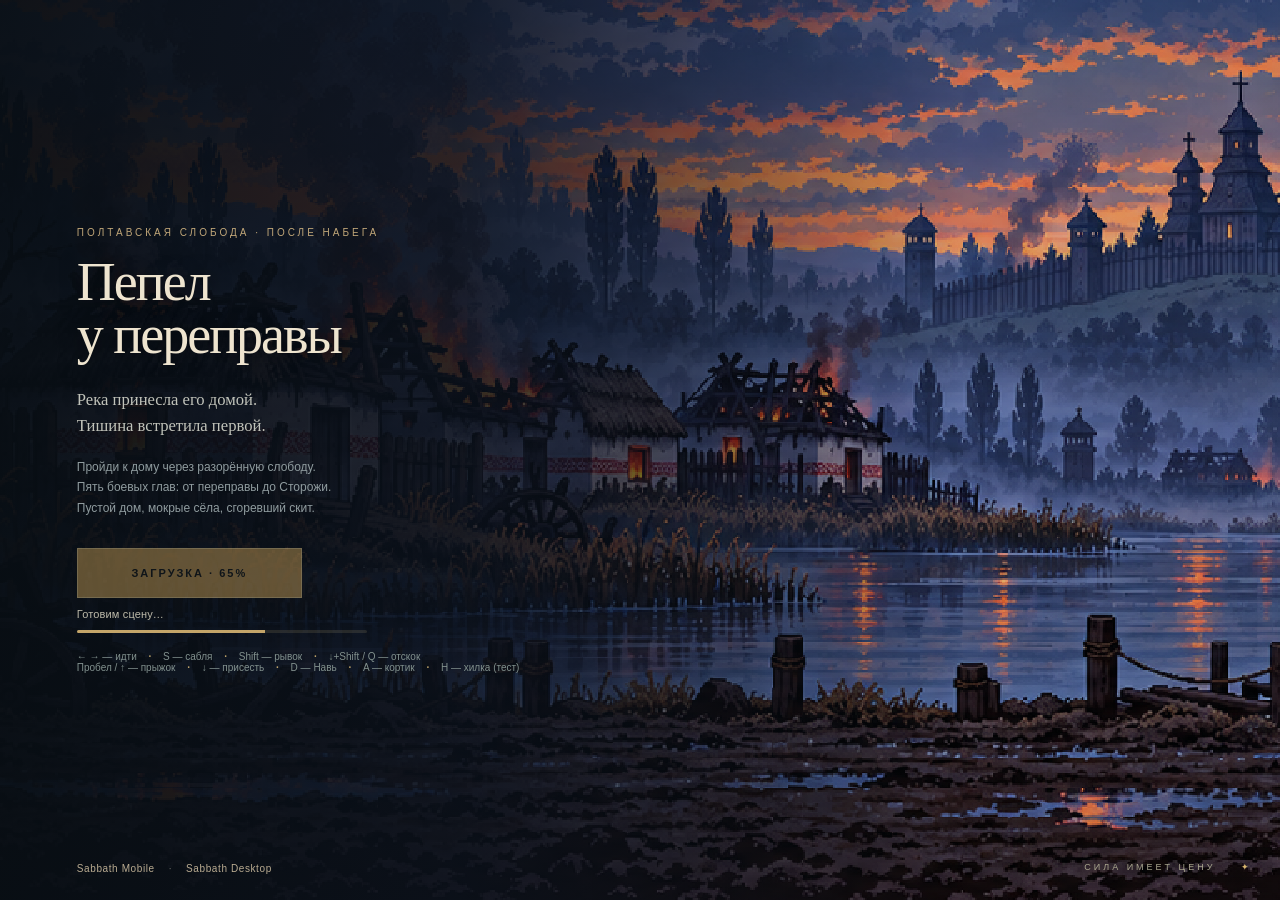
<file: app-bebdbe32c80a2a92f0b79b0ded0bb0f526a39340ce5bccbdc7d3429ee8df602e.html>
<!doctype html>
<html lang="ru"><head><meta charset="utf-8"><meta name="viewport" content="width=device-width,initial-scale=1,maximum-scale=1,user-scalable=no,viewport-fit=cover"><meta name="theme-color" content="#0b1014"><meta name="apple-mobile-web-app-capable" content="yes"><meta name="apple-mobile-web-app-status-bar-style" content="black-translucent"><meta name="apple-mobile-web-app-title" content="Sabbath"><link rel="manifest" href="manifest.webmanifest"><link rel="apple-touch-icon" href="icons/icon-180.png"><link rel="icon" href="icons/icon-192.png"><title>Sabbath Mobile</title><style>*{box-sizing:border-box}html,body{margin:0;background:#0b1014;color:#e0d8c7;font-family:Georgia,serif}body{min-height:100vh;display:grid;place-items:center;background:radial-gradient(ellipse at 50% 10%,#22282b,transparent 65%),#090d10}button,a{-webkit-tap-highlight-color:transparent}button{cursor:pointer;color:inherit;font:11px Arial,sans-serif;letter-spacing:1.5px;border:1px solid #86735255;background:#141a1ac9;padding:13px 17px}button:hover{background:#aa824528;border-color:#b69961}button:focus-visible,a:focus-visible{outline:2px solid #e6c37d;outline-offset:3px}button:disabled{cursor:wait;opacity:.5}main{width:min(1440px,100%);padding:0 32px}header{height:105px;display:flex;align-items:center;gap:12px}.wordmark{color:#d5c3a0;font-size:30px;letter-spacing:8px;text-decoration:none}.wordmark span{font:8px Arial;letter-spacing:3px;display:block;margin-top:6px}.chapter{margin-left:auto;margin-right:28px;font:10px Arial;letter-spacing:2px;color:#89918e}.chapter i{font:italic 25px Georgia;color:#c7b185;margin-left:14px}#stage{position:relative;aspect-ratio:16/9;overflow:hidden;isolation:isolate;background:#111820;box-shadow:0 20px 80px #0008;border:1px solid #cbb77c25}canvas{display:block;width:100%;height:100%;image-rendering:pixelated;outline:none}.overlay{position:absolute;inset:0;display:flex;align-items:center;background:linear-gradient(90deg,#080e14f5 0%,#0a111bd9 36%,#0a111b20 75%);padding:6%}.intro-copy{max-width:620px}.eyebrow{font:10px Arial;letter-spacing:3px;color:#c0a678;margin-bottom:18px}h1{font-weight:400;font-size:clamp(36px,5.7vw,86px);line-height:.98;letter-spacing:-2px;margin:0 0 25px;color:#eee4cf;text-shadow:0 2px 20px #0008}p{font-size:clamp(13px,1.3vw,18px);line-height:1.6;color:#c1c3ba;margin:0 0 17px}.brief{font:12px/1.7 Arial;color:#8f9b9e;margin-bottom:30px}.primary{background:#b89351;color:#111718;border:1px solid #dec385;min-width:225px;letter-spacing:2px;padding:18px 24px;font-weight:bold}.primary:hover{background:#d0b271}.keys-preview{font:10px Arial;color:#82918e;margin-top:18px}.keys-preview b{margin:0 9px;color:#bea36a}.intro-note{position:absolute;right:28px;bottom:28px;font:9px Arial;letter-spacing:3px;color:#aaa78f}.intro-note span{margin-left:20px;color:#d8b56e}.center{text-align:center;justify-content:center;background:#091016dd;backdrop-filter:blur(3px)}h2{font-size:clamp(28px,4vw,52px);font-weight:400;margin:20px 0}.secondary{display:block;margin:18px auto 0;border:0;color:#acb5b4}#hud{position:absolute;inset:0;pointer-events:none;padding:26px;display:flex;align-items:flex-start;justify-content:space-between;font-family:Arial}.vitals{width:200px;background:#09111a66;padding:12px;border-left:2px solid #ac8e56}.name{font-size:10px;letter-spacing:3px;color:#dfc697}.name span{float:right;font-size:11px;letter-spacing:0}.bar{height:7px;background:#04080b;margin-top:9px;box-shadow:0 0 0 1px #b1a17f22}.bar i{height:100%;display:block;background:linear-gradient(90deg,#853e40,#cf7662);transition:width .12s;width:100%}.bar.nav{height:3px;margin-top:6px}.bar.nav i{width:0;background:#9383bb}small{display:block;font:8px Arial;letter-spacing:1.5px;margin-top:9px;color:#adb1aa}.objective{margin-right:48px;text-align:right}.objective>span{font-size:9px;letter-spacing:3px;color:#c0ae8c}.objective strong{display:block;font:30px Georgia;margin:5px 0;color:#e5d9bb}.objective em{font:17px Georgia;color:#899697}#pause{position:absolute;right:19px;top:22px;pointer-events:auto;padding:7px 10px}#caption{position:absolute;bottom:8%;left:15%;width:70%;text-align:center;font-size:clamp(13px,1.5vw,21px);color:#e0d3b4;text-shadow:0 2px 5px #000,0 1px 15px #000;pointer-events:none;transition:opacity .6s}#toast{position:absolute;top:22%;width:100%;text-align:center;font:10px Arial;letter-spacing:2px;color:#dfbd83;pointer-events:none}footer{display:flex;align-items:center;gap:16px;height:74px;font:10px Arial;color:#838e91}footer div{margin-left:auto;font-size:8px;letter-spacing:2px;color:#a59677}kbd{display:inline-block;padding:5px 6px;border:1px solid #76827c35;margin-right:3px;font:9px Arial;color:#c0c1b0;border-radius:2px}#touch{display:none}[hidden]{display:none!important}#stage:fullscreen{width:100vw;height:100vh;aspect-ratio:auto}#stage:fullscreen canvas{object-fit:contain;background:#080d11}@media(max-width:800px){main{padding:0 8px}header{height:70px}.wordmark{font-size:21px}.wordmark span{font-size:6px}.chapter{display:none}#sound{margin-left:auto}button{padding:10px}.brief{font-size:10px;margin-bottom:12px}h1{font-size:38px;margin-bottom:12px}.eyebrow{font-size:8px;margin-bottom:10px}.primary{min-width:170px;padding:12px;font-size:9px}.keys-preview,.intro-note{display:none}footer{gap:7px;flex-wrap:wrap;height:65px}footer div{display:none}#hud{padding:12px}.vitals{width:145px;padding:7px}.objective strong{font-size:23px}#caption{bottom:17%}#touch{position:absolute;bottom:8px;left:10px;right:10px;display:flex;gap:6px;pointer-events:auto}#touch span{flex:1}#touch button{padding:12px;background:#111b21b8;font-size:9px;touch-action:none}.overlay{z-index:5}}

.demonic .vitals{border-color:#b292e7}.demonic .name{color:#d5b3fb}.demonic .bar.nav i{background:#c4a0f1}#powertext{line-height:1.4}

#install-note{font:12px/1.5 Arial;color:#b9b5a7;display:flex;gap:20px;justify-content:space-between;padding:0 0 10px}#install-note details{max-width:350px}#install-note summary{cursor:pointer;color:#ddc28d}#rotate-hint{display:none}
@media(pointer:coarse){
html,body{overscroll-behavior:none}body{min-height:100dvh}main{padding:env(safe-area-inset-top) max(8px,env(safe-area-inset-right)) env(safe-area-inset-bottom) max(8px,env(safe-area-inset-left))}header{height:48px}.wordmark{font-size:19px}.wordmark span,.chapter,footer,#fullscreen{display:none}#sound{margin-left:auto;min-height:44px}#stage{touch-action:none;user-select:none;-webkit-user-select:none;-webkit-touch-callout:none;aspect-ratio:auto;height:calc(100dvh - 80px - env(safe-area-inset-top) - env(safe-area-inset-bottom));min-height:250px}canvas{height:calc(100% - 76px);object-fit:contain;background:#090e13}.overlay{bottom:76px;z-index:5;padding:3% 5%}.intro-copy p:not(.brief){display:none}.intro-copy h1{font-size:34px;margin:5px 0 9px}.brief{font-size:11px;margin-bottom:10px}.eyebrow{font-size:8px;margin-bottom:5px}.primary{min-height:44px;padding:12px 16px}.keys-preview,.intro-note{display:none}#hud{padding:8px}.vitals{width:145px;padding:6px}.objective{margin-right:50px}.objective small{display:none}.objective strong{font-size:23px;margin:2px}#pause{top:8px;right:8px;min-width:44px;min-height:44px}#caption{bottom:88px;font-size:12px}#toast{top:28%;font-size:10px;letter-spacing:.5px}#touch{display:flex;position:absolute;left:8px;right:8px;bottom:6px;gap:8px;height:62px;pointer-events:auto;align-items:center}#touch span{flex:1}#touch button{touch-action:none;min-width:56px;height:56px;padding:8px;font:10px Arial;letter-spacing:.5px;border-radius:12px;background:#19232e;border:1px solid #99846188;user-select:none;-webkit-user-select:none}#touch button[data-key="j"]{background:#a8874f;color:#090e13;min-width:76px;font-weight:bold}#touch button.held{background:#dcc089;color:#111;transform:translateY(2px)}#install-note{font-size:10px;padding:0 4px 5px}#install-note details{max-width:55%}
}
@media(pointer:coarse) and (orientation:portrait){#stage{height:60dvh;min-height:350px}canvas{height:calc(100% - 142px)}#touch{height:130px;display:grid;grid-template-columns:repeat(4,1fr);gap:7px}#touch span{display:none}#touch button{min-width:44px;width:100%}#touch button[data-key="a"],#touch button[data-key="d"]{grid-row:1 / 3;height:100%}#touch button[data-key="j"]{min-width:44px}#caption{bottom:150px}#hud .vitals{width:130px}#hud .objective{margin-right:43px}.objective>span{font-size:7px;letter-spacing:1px}.overlay{bottom:142px}.brief{display:none}#rotate-hint{display:block;padding:18px 8px;text-align:center;font:13px/1.5 Arial;color:#bdaf92}#install-note{padding:10px 0}}
@media(display-mode:standalone){#install-note details{display:none}}
main{min-width:0;max-width:100vw}#stage,canvas{min-width:0}
@media(pointer:coarse){body{display:block}main{width:100%;max-width:100%;}#install-note>*{min-width:0}}

/* Landscape phone: the world fills the viewport; controls float above it. */
@media (orientation:landscape){
 html,body{width:100%;height:100%;overflow:hidden;background:#090e13}
 main{padding:0;width:100%;height:100dvh;max-width:none}
 header{position:fixed;z-index:20;top:max(8px,env(safe-area-inset-top));right:calc(max(12px,env(safe-area-inset-right)) + 54px);height:36px;pointer-events:none}
 header .wordmark,header .chapter,#fullscreen,#install-note,#rotate-hint,footer{display:none}
 #sound{pointer-events:auto;min-height:36px;height:36px;padding:5px 8px;font-size:8px;letter-spacing:.5px;border-radius:18px;background:#0b14248c}
 #stage{position:fixed;inset:0;width:100%;height:100dvh;min-height:0;aspect-ratio:auto;border:0;box-shadow:none}
 #stage canvas{width:100%;height:100%;object-fit:fill}
 .overlay{inset:0;padding:5% max(6%,env(safe-area-inset-left));z-index:5}
 .intro-copy h1{font-size:clamp(32px,7vh,54px)}
 #hud{padding:max(10px,env(safe-area-inset-top)) max(14px,env(safe-area-inset-right)) 0 max(14px,env(safe-area-inset-left))}
 .vitals{width:144px;background:#09111a85;padding:7px}.name{font-size:9px}.bar{margin-top:6px}#powertext{font-size:7px;letter-spacing:.6px;margin-top:5px}
 .objective{margin-right:145px;background:#09111a70;padding:4px 8px;border-radius:8px}.objective>span{display:none}.objective strong{font-size:22px}
 #pause{top:max(8px,env(safe-area-inset-top));right:max(12px,env(safe-area-inset-right));border-radius:50%;width:36px;height:36px;min-height:36px;min-width:36px;padding:0;background:#0b14248c}
 #caption{bottom:13px;left:25%;width:50%;font-size:12px}#toast{top:24%;padding:0 20%;font-size:10px}
 #touch{position:absolute;inset:0;display:block;height:auto;pointer-events:none;background:none}
 #touch span{display:none}
 #touch button{position:absolute;pointer-events:auto;width:54px;min-width:54px;height:54px;min-height:54px;padding:0;border-radius:50%;border:1px solid #d8c59c80;background:#111b2a85;color:#eee3cf;font:8px Arial;letter-spacing:.2px;box-shadow:0 2px 12px #0004;backdrop-filter:blur(3px);-webkit-backdrop-filter:blur(3px)}
 /* Larger movement circles almost meet; their shared pad handles diagonals. */
 #touch{--left-edge:max(18px,env(safe-area-inset-left));--edge:max(18px,env(safe-area-inset-right));--base:max(12px,env(safe-area-inset-bottom));--pad-step:64px;--move-size:64.6px;--move-step:56px;--move-inset:5.7px}
 #move-pad{position:absolute;left:var(--left-edge);bottom:var(--base);width:188px;height:188px;pointer-events:auto;touch-action:none}
 #move-pad::before{content:"";position:absolute;inset:24px;border-radius:50%;background:#10182755;border:1px solid #d8c59c30;pointer-events:none}
 #move-pad::after{content:"";position:absolute;left:calc(50% - 5px);top:calc(50% - 5px);width:10px;height:10px;border:1px solid #d8c59c70;border-radius:50%;pointer-events:none}
 #move-pad.active::before{background:#99805a25;border-color:#d8c59c60}
 #touch #move-pad button{width:var(--move-size);min-width:var(--move-size);height:var(--move-size);min-height:var(--move-size);font-size:25.5px}
 #touch button[data-key="a"]{left:var(--move-inset);bottom:calc(var(--move-step) + var(--move-inset))}
 #touch button[data-key=" "]{left:calc(var(--move-step) + var(--move-inset));bottom:calc(var(--move-step)*2 + var(--move-inset))}
 #touch button[data-key="d"]{left:calc(var(--move-step)*2 + var(--move-inset));bottom:calc(var(--move-step) + var(--move-inset))}
 #touch button[data-key="x"]{left:calc(var(--move-step) + var(--move-inset));bottom:var(--move-inset)}
 #touch button[data-key="v"]{right:calc(var(--edge) + var(--pad-step));bottom:calc(var(--base) + var(--pad-step)*2);font-size:9px}
 #touch button[data-key="Shift"]{right:calc(var(--edge) + var(--pad-step)*2);bottom:calc(var(--base) + var(--pad-step));font-size:10px}
 #touch button[data-key="j"]{right:var(--edge);bottom:calc(var(--base) + var(--pad-step) - 4px);width:62px;min-width:62px;height:62px;min-height:62px;background:#9e784dad;color:#fff3d2;font-size:11px}
 #touch button[data-key="e"]{right:calc(var(--edge) + var(--pad-step));bottom:var(--base);border-color:#b998e0aa;background:#38224880;font-size:10px}
 #touch button.held{background:#d9bc82c9;color:#111;transform:scale(.94)}
}

@media(orientation:landscape){
 header{display:none}.objective{margin-right:48px;background:none}.vitals{background:none}#caption{bottom:12px}#stage{background:#090e13}
}
@media(orientation:portrait){
 html,body{height:100%;overflow:hidden}header,#stage,#install-note,footer{display:none!important}
 #rotate-hint{position:fixed;inset:0;z-index:50;display:flex;flex-direction:column;align-items:center;justify-content:center;padding:32px;text-align:center;background:linear-gradient(#08101bcc,#08101bef),var(--scene-background,none) center/cover;color:#dcc8a1}
 .rotate-brand{font:32px Georgia;letter-spacing:8px}.rotate-subtitle{font:18px Georgia;margin-top:12px;color:#b6af9f}.rotate-symbol{font:64px Georgia;margin:38px 0 20px;color:#b99461}#rotate-hint p{font:16px/1.5 Arial;max-width:270px;color:#dcc8a1}
}

/* Game gestures belong to the controls, never to page zoom or scrolling. */
html,body,#stage,#touch,canvas{touch-action:none;overscroll-behavior:none}
button{touch-action:manipulation}#touch button{touch-action:none}
#touch button.ready{box-shadow:0 0 17px #b288d766;border-color:#dbc2ff;background:#553574aa}

/* Desktop uses the same combat, with a keyboard-first presentation. */
.desktop #touch{display:none!important}.desktop .keys-preview{display:block}.desktop .objective small{display:none}
.desktop .vitals{width:180px}.desktop .keys-preview{font-size:12px;line-height:1.8;max-width:430px}

#menu #sound{display:block;margin:14px auto 0;min-height:36px;height:36px;font-size:10px;padding:6px 14px}

.edition-links{position:absolute;left:max(6%,env(safe-area-inset-left));bottom:18px;display:flex;gap:14px;align-items:center;font:10px Arial;letter-spacing:.6px}.edition-links a{color:#b9ab91;text-decoration:none;padding:8px 0}.edition-links a:hover{color:#f2d8a4}.edition-links span{color:#6a6d6a}@media(max-height:400px){.edition-links{bottom:8px;font-size:9px}}

@media(orientation:portrait){.desktop #rotate-hint{display:none!important}.desktop header,.desktop footer{display:none!important}.desktop main{padding:0;width:100%;height:100dvh}.desktop #stage{display:block!important;position:fixed;left:0;top:50%;transform:translateY(-50%);width:100vw;height:56.25vw;min-height:0;border:0}.desktop #stage canvas{width:100%;height:100%;object-fit:fill}.desktop .overlay{inset:0;padding:4% 6%}.desktop h1{font-size:clamp(26px,5vw,45px)}.desktop .intro-copy p:not(.brief),.desktop .brief,.desktop .intro-note{display:none}.desktop .keys-preview{font-size:10px}.desktop #caption{bottom:10px}.desktop .edition-links{bottom:8px}}

#story-copy{position:absolute;top:15%;left:26%;width:48%;z-index:3;text-align:center;pointer-events:none;text-shadow:0 2px 8px #000,0 0 25px #000;background:radial-gradient(ellipse,#070b1199,transparent 72%);padding:16px}
#story-title{font:10px Arial;letter-spacing:2.5px;color:#d6b988;margin-bottom:12px}#story-text{font:clamp(13px,2.2vh,19px)/1.5 Georgia;color:#eee3ca}
#interact-hint{position:absolute;z-index:4;left:50%;bottom:24px;transform:translateX(-50%);min-height:44px;border-radius:24px;background:#101820b8;font:10px Arial;letter-spacing:1px;border-color:#b59b6977;max-width:46%}
body[data-scene="house"] #hud .vitals,body[data-scene="house"] #hud .objective,body[data-scene="house"] #touch button[data-key="v"],body[data-scene="house"] #touch button[data-key="e"],body[data-scene="house"] #touch button[data-key="x"],body[data-scene="house"] #touch button[data-key=" "],body[data-scene="house"] #touch button[data-key="Shift"]{display:none}
body[data-scene="house"] #caption{bottom:84px}
#fresh-start{margin:10px 0 0;font:10px Arial;padding:5px 0;min-height:28px}#new-run{font-size:9px;opacity:.8}
@media(max-height:430px){#story-copy{top:10%;left:20%;width:60%;padding:6px}#story-title{margin-bottom:6px;font-size:9px}#interact-hint{bottom:18px;font-size:9px}}

body[data-scene="house"] #interact-hint{bottom:calc(max(16px,env(safe-area-inset-bottom)) + 108px)}
body[data-scene="house"] #caption{bottom:auto;top:12px}

body[data-scene="house"] #interact-hint{background:none;border:0;box-shadow:none;text-shadow:0 2px 6px #000,0 0 18px #000;color:#e7cea0}

#boss-hud{position:absolute;top:14px;left:50%;transform:translateX(-50%);width:clamp(180px,30vw,340px);text-align:center;color:#dbbe98;font:10px Arial;letter-spacing:1.8px;text-shadow:0 2px 4px #000}#boss-hud>div{height:5px;margin-top:7px;background:#100d12;box-shadow:0 0 0 1px #ae957544}#boss-health{height:100%;display:block;background:linear-gradient(90deg,#653542,#c17b5a);transition:width .12s}#endcopy{max-width:620px;margin:0 auto 17px}#menu>div{max-width:90%;}#continue-level{margin:10px auto 0}
@media(max-height:430px){#menu h2{font-size:27px;margin:10px 0}#endcopy{font-size:12px;line-height:1.5;max-width:480px}#menu .secondary{margin-top:8px;padding:6px}#boss-hud{top:11px;font-size:8px;letter-spacing:.8px}}

/* Safari can report a stale orientation query during a viewport rotation.
   The measured viewport also drives the portrait gate and pauses the game. */
body.phone-portrait{height:100%;overflow:hidden}
body.phone-portrait header,body.phone-portrait #stage,body.phone-portrait #install-note,body.phone-portrait footer{display:none!important}
body.phone-portrait #rotate-hint{position:fixed;inset:0;z-index:50;display:flex;flex-direction:column;align-items:center;justify-content:center;padding:32px;text-align:center;background:linear-gradient(#08101bcc,#08101bef),var(--scene-background,none) center/cover;color:#dcc8a1}
body.phone-portrait .rotate-brand{font:32px Georgia;letter-spacing:8px}
body.phone-portrait .rotate-subtitle{font:18px Georgia;margin-top:12px;color:#b6af9f}
body.phone-portrait .rotate-symbol{font:64px Georgia;margin:38px 0 20px;color:#b99461}
body.phone-portrait #rotate-hint p{font:16px/1.5 Arial;max-width:270px;color:#dcc8a1}

/* Preparation belongs to the title screen and disappears before play. */
#intro:not([hidden]) ~ #touch,#menu:not([hidden]) ~ #touch{display:none!important}
#load-status{max-width:290px;margin-top:9px;font:11px/1.45 Arial,sans-serif;color:#bdbaaa;letter-spacing:.15px}
#load-meter{height:3px;margin-top:7px;background:#dac28a22;overflow:hidden;border-radius:2px}
#load-fill{display:block;height:100%;width:0;background:#c4a569;transition:width .12s}
#load-status.failed{color:#dcc799}
#load-status.failed #load-meter{display:none}

/* Combat hints stay above the thumb controls, with no banner covering the scene. */
@media(orientation:landscape){body:not(.desktop):not([data-scene="house"]) #caption{top:clamp(80px,21vh,90px);bottom:auto;left:19%;width:62%;font:11px/1.35 Arial,sans-serif}}

@media(orientation:landscape){body:not(.desktop):not([data-scene="house"]) #toast{top:calc(clamp(80px,21vh,90px) + 40px);left:19%;width:62%;font:10px/1.3 Arial,sans-serif;letter-spacing:.5px}}

body[data-scene="house"] #move-pad{pointer-events:none}

/* Temporary testing aid, separate from both combat diamonds. */
#test-heal{position:absolute;pointer-events:auto;left:calc(max(14px,env(safe-area-inset-left)) + 154px);top:calc(max(10px,env(safe-area-inset-top)) + 40px);width:44px;height:44px;padding:0;border-radius:50%;background:#122921b8;border:1px solid #9fc49d99;color:#cbe6ba;letter-spacing:0;touch-action:manipulation}
#test-heal span{font:23px/22px Arial;display:block}#test-heal small{font:7px/10px Arial;margin:0;letter-spacing:.3px;color:inherit}
#test-heal:disabled{cursor:default;opacity:.4}.desktop #test-heal{left:calc(max(14px,env(safe-area-inset-left)) + 190px)}
body[data-scene="house"] #test-heal{display:none}

#touch #move-pad button.held{transform:none}
#update-status{max-width:300px;margin:8px auto 0;font:11px/1.4 Arial;color:#b6bcae;letter-spacing:0}
@media(orientation:landscape) and (max-height:350px){
 #menu .eyebrow{margin-bottom:4px}#menu h2{font-size:22px;margin:4px 0}
 #menu #endcopy{font-size:11px;margin-bottom:8px}
 #menu #sound{margin-top:8px}#menu .secondary{margin-top:6px}
}

#scene-loading{z-index:12;background:#081019e8}#scene-loading>div{width:min(480px,90%)}#scene-load-copy{font:13px/1.5 Arial}#scene-load-meter{height:3px;margin:16px auto;background:#dac28a22;overflow:hidden}#scene-load-fill{display:block;height:100%;width:0;background:#b99960}#scene-loading:not([hidden]) ~ #touch{display:none!important}
</style></head>
<body><script>
window.SABBATH_BUILD={release:"v37"};
if(location.pathname.endsWith('/desktop.html')){
 document.body.classList.add('desktop');document.title='Sabbath Desktop';
 document.querySelector('link[rel="manifest"]').setAttribute('href','desktop.webmanifest');
}
</script><main><header><a class="wordmark" href="./index.html">SABBATH<span>AMONG LIFE AND DEATH</span></a><div class="chapter">ИГРОВОЙ ЭТЮД <i>01</i></div><button id="fullscreen" aria-label="Полный экран">⛶</button></header>
<section id="stage" aria-label="Игра Sabbath"><canvas id="game" width="960" height="540" tabindex="0" aria-label="Игровое поле. Стрелки влево и вправо — движение, пробел — прыжок, S — удар, A — кортик, H — хилка, Shift — рывок, D — Навь, стрелка вниз — присесть, Escape — пауза"></canvas>
<div id="hud" hidden><div class="vitals"><div class="name">ЯРОМІР <span id="hptext">100</span></div><div class="bar"><i id="health"></i></div><div class="bar nav"><i id="power"></i></div><small id="powertext">НАВЬ · D</small></div><div class="objective"><span id="area">ПРИСТАНЬ</span><strong id="kills">0 <em>/ 10</em></strong><small>УПЫРЕЙ УНИЧТОЖЕНО</small></div><div id="boss-hud" hidden><span id="boss-name">СОТНИК СТОРОЖИ</span><div><i id="boss-health"></i></div></div><button id="test-heal" aria-label="Восстановить здоровье для теста (H)" title="Хилка для теста · H"><span aria-hidden="true">+</span><small>ХИЛКА</small></button><button id="pause" aria-label="Пауза">Ⅱ</button></div>
<div id="story-copy" hidden><div id="story-title"></div><p id="story-text"></p></div><button id="interact-hint" hidden></button><div id="caption" role="status"></div><div id="toast" role="status"></div>
<div class="overlay" id="intro"><div class="intro-copy"><div class="eyebrow">ПОЛТАВСКАЯ СЛОБОДА · ПОСЛЕ НАБЕГА</div><h1>Пепел<br>у переправы</h1><p>Река принесла его домой.<br>Тишина встретила первой.</p><p class="brief">Пройди к дому через разорённую слободу.<br>Пять боевых глав: от переправы до Сторожи.<br>Пустой дом, мокрые сёла, сгоревший скит.</p><button class="primary" id="start" disabled>ЗАГРУЗКА · 0%</button><div id="load-status" role="status" aria-live="polite"><span id="load-copy">Готовим сцену…</span><div id="load-meter" role="progressbar" aria-label="Подготовка сцены" aria-valuemin="0" aria-valuemax="100" aria-valuenow="0"><i id="load-fill"></i></div></div><button id="fresh-start" class="secondary" hidden>НОВАЯ ИГРА</button><div class="keys-preview">← → — идти <b>·</b> S — сабля <b>·</b> Shift — рывок <b>·</b> ↓+Shift / Q — отскок<br>Пробел / ↑ — прыжок <b>·</b> ↓ — присесть <b>·</b> D — Навь <b>·</b> A — кортик <b>·</b> H — хилка (тест)</div></div><nav class="edition-links" aria-label="Вариант управления"><a href="mobile.html">Sabbath Mobile</a><span>·</span><a href="desktop.html">Sabbath Desktop</a></nav><div class="intro-note">СИЛА ИМЕЕТ ЦЕНУ <span>✦</span></div></div>
<div class="overlay center" id="scene-loading" hidden><div><div class="eyebrow">ДОРОГА ПРОДОЛЖАЕТСЯ</div><h2>За следующим поворотом</h2><p id="scene-load-copy" role="status">Готовим участок…</p><div id="scene-load-meter" role="progressbar" aria-label="Подготовка следующего участка" aria-valuemin="0" aria-valuemax="100" aria-valuenow="0"><i id="scene-load-fill"></i></div><button class="primary" id="scene-retry" hidden>ПОВТОРИТЬ ЗАГРУЗКУ</button></div></div>
<div class="overlay center" id="menu" hidden><div><div class="eyebrow" id="endlabel">ПАУЗА</div><h2 id="endtitle">Тишина между ударами</h2><p id="endcopy"></p><button class="primary" id="continue-level" hidden>ПРОДОЛЖИТЬ ПУТЬ →</button><button class="primary" id="resume">ПРОДОЛЖИТЬ</button><button id="sound" aria-label="Включить звук">ЗВУК: ВЫКЛ</button><button class="secondary" id="update-game" hidden>ОБНОВИТЬ ИГРУ</button><small id="update-status" role="status" hidden></small><button class="secondary" id="new-run" hidden>С ПЕРЕПРАВЫ ЗАНОВО</button><button class="secondary" id="restart">НАЧАТЬ ЗАНОВО</button></div></div>
<div id="touch" aria-label="Сенсорное управление"><div id="move-pad" role="group" aria-label="Крестовина движения: диагонали совмещают действия"><button aria-label="Идти влево" data-key="a">←</button><button aria-label="Прыжок" data-key=" ">↑</button><button aria-label="Идти вправо" data-key="d">→</button><button data-key="x" aria-label="Приседание — переключить" aria-pressed="false">↓</button></div><button data-key="v" aria-label="Бросить кортик">КОРТИК 3</button><button data-key="Shift">РЫВОК</button><button data-key="j">САБЛЯ</button><button data-key="e">НАВЬ</button></div>
</section><footer><span><kbd>←</kbd><kbd>→</kbd> движение</span><span><kbd>Пробел</kbd> прыжок</span><span><kbd>S</kbd> сабля</span><span><kbd>Shift</kbd> рывок</span><span><kbd>D</kbd> Навь</span><span><kbd>Esc</kbd> пауза</span><div>ПЯТЬ ДОРОГ. ОДНА ПРОПАВШАЯ СЕМЬЯ.</div></footer><div id="rotate-hint"><div class="rotate-brand">SABBATH</div><div class="rotate-subtitle">Пепел у переправы</div><div class="rotate-symbol" aria-hidden="true">↻</div><p>Поверните телефон горизонтально</p></div></main><script>/* Five playable episodes; the house is a separate interlude after episode one. */
(function(root){
const chapters=[null,
 {scene:'riverside',barrels:[1640],name:'Пепел у переправы',exit:3750,xs:[570,850,1160,1550,1750,2020,2480,2720,3060,3390],types:['cutter','crawler','spitter','cutter','heavy','spitter','crawler','spitter','cutter','heavy'],gates:[[1350,[0,1,2]],[2200,[3,4,5]],[3530,[6,7,8,9]]],bounds:[[250,1280],[1430,2130],[2330,3460]],buried:[1,4,6,9],elite:[9,480],areas:['ПРИСТАНЬ','КОЛОДЕЦ','ДОРОГА ДОМОЙ'],intro:'Переправа занята. Следи за замахами — и бей в ответ.',captions:[[1380,'У колодца шевелится что-то тяжёлое.'],[2270,'Дом рядом. Здесь тени охотятся вместе.'],[3570,'Десять теней пали. За дверью — тишина.']]},
 {scene:'sich',barrels:[1730,2820],name:'За частоколом',exit:3430,xs:[480,860,1390,1590,1900,2440,2660,2850,3080],types:['cutter','gunner','crawler','cutter','gunner','crawler','gunner','heavy','gunner'],gates:[[1150,[0,1]],[2150,[2,3,4]],[3210,[5,6,7,8]]],bounds:[[270,1080],[1260,2070],[2260,3160]],buried:[2,5],elite:[7,420],areas:['БРАМА','МАЙДАН','ПОКРОВА'],intro:'Сечь молчит. У ворот ещё кто-то остался.',captions:[[1180,'На майдане некому поднять знамя.'],[2200,'За этой дверью ещё теплится лампадка.'],[3250,'Святого отця тут вже давно нема.']],outro:'Лампадка ещё горит. Семьи здесь нет. За Сечью дорога уходит в мокрые сёла.'},
 {scene:'villages',name:'Мокрая дорога',exit:3570,xs:[500,790,1050,1490,1740,1990,2480,2760,3040,3240],types:['lancer','cutter','spitter','gunner','lancer','crawler','lancer','spitter','gunner','heavy'],gates:[[1260,[0,1,2]],[2230,[3,4,5]],[3350,[6,7,8,9]]],bounds:[[250,1190],[1370,2150],[2350,3300]],buried:[5,9],elite:[9,440],areas:['МОКРЫЕ СЁЛА','СТАРЫЙ ТРАКТ','ОПУШКА'],intro:'Дождь смыл следы. Ставни закрываются перед ним.',captions:[[1300,'Копья держат дорогу. Не стой перед остриём.'],[2280,'В луже — его лицо. Почему оно кажется чужим?'],[3380,'За последним колодцем начинается лес.']],outro:'У колодца Параска сказала: «Я твою Златочку приймала. Не знаю, де вона зараз». Дальше — только лесная дорога.'},
 {scene:'skit',name:'Сгоревший скит',exit:3370,xs:[530,780,1010,1450,1720,1910,2440,2720,3010],types:['crawler','lancer','spitter','heavy','lancer','gunner','crawler','lancer','heavy'],gates:[[1180,[0,1,2]],[2140,[3,4,5]],[3160,[6,7,8]]],bounds:[[260,1110],[1300,2070],[2270,3100]],buried:[0,3,6],elite:[8,480],embers:[790,1660,2630],areas:['ЛЕСНОЙ СКИТ','ОБГОРЕЛЫЕ КЕЛЬИ','К СТОРОЖЕ'],intro:'Скит выгорел. Монахов нет. Даже кресты не уцелели.',captions:[[570,'УГЛИ: свет под ногами предупреждает о вспышке. Перепрыгни — или уведи врага в огонь.'],[1250,'«Бачиш, що він робить?» — только это сказал Голос.'],[2190,'Там, над деревьями, крепость его дедов. Чужие заняли её.']],outro:'За ночь костёр угас. На миг приснился тёплый солнечный круг. Утром Яромир уже не помнил сна. Сторожа ждала.'},
 {scene:'fortress',barrels:[940,1830],name:'Внешний двор Сторожи',exit:3590,xs:[460,760,1060,1510,1740,2010,2160,2980],types:['lancer','gunner','cutter','gunner','lancer','heavy','crawler','captain'],gates:[[1250,[0,1,2]],[2290,[3,4,5,6]],[3370,[7]]],bounds:[[250,1180],[1360,2210],[2400,3300]],buried:[],areas:['ВОРОТА','СТОЙЛА','ДВОР СОТНИКА'],intro:'Ворота открыты. Оставшиеся в стойлах не опустили оружия.',captions:[[1290,'Они видят одного козака. Почему же так боятся?'],[2320,'СОТНИК: пригнись под уколом, перепрыгни волну, уйди за спину от тяжёлого удара.'],[3410,'Внешний двор опустел. Палий ещё ждёт в цитадели.']]}
];
root.SabbathChapters=chapters;if(typeof module!=='undefined')module.exports=chapters;
})(typeof globalThis!=='undefined'?globalThis:window);
</script><script>/* Deterministic combat simulation: world coordinates, no renderer or network. */
(function(root){
'use strict';
const clamp=(v,a,b)=>Math.max(a,Math.min(b,v));
// The first shared horizontal/vertical contact, including entry through a roof.
function segmentEntry(x0,z0,x1,z1,left,right,bottom,top){
 let enter=0,exit=1;
 for(const [start,end,min,max] of [[x0,x1,left,right],[z0,z1,bottom,top]]){
  const delta=end-start;if(delta===0){if(start<min||start>max)return null;continue;}
  const a=(min-start)/delta,b=(max-start)/delta;enter=Math.max(enter,Math.min(a,b));exit=Math.min(exit,Math.max(a,b));if(enter>exit)return null;
 }
 return enter;
}
const CHAPTERS=typeof module!=='undefined'?require('./chapters.js'):root.SabbathChapters;
const killsBefore=chapter=>CHAPTERS.slice(1,chapter).reduce((sum,c)=>sum+c.types.length,0);
const BUTT={trigger:115,reach:105,height:120,windup:.70,active:.18,recover:1.10,damage:20};
const TYPES={
 cutter:{hp:144,speed:75,reach:76,windup:.60,recover:.80,damage:20},
 crawler:{hp:112,speed:91,reach:205,windup:.70,recover:1.05,damage:23},
 spitter:{hp:128,speed:52,reach:365,windup:.85,recover:1.5,damage:18},
 gunner:{hp:150,speed:58,reach:420,windup:1.05,recover:1.75,damage:22},
 heavy:{hp:300,speed:42,reach:112,windup:.95,recover:1.40,damage:34},
 lancer:{hp:180,speed:68,reach:165,windup:.85,recover:1.10,damage:25},
 captain:{hp:880,speed:62,reach:175,windup:1.05,recover:1.30,damage:29}
};
class SabbathGame{
 constructor(){this.reset()}
 reset(chapter=1,carry={}){
  this.chapter=Number.isInteger(chapter)&&CHAPTERS[chapter]?chapter:1;this.level=CHAPTERS[this.chapter];this.scene=this.level.scene;this.totalKills=carry.totalKills||0;
  this.viewWidth=this.viewWidth||960;this.mode='intro';this.time=carry.time||0;this.kills=0;this.cam=0;this.events=[];this.powerUses=0;this.combo=0;this.comboAge=0;this.shake=0;this.hitstop=0;this.projectiles=[];this.lastDamage=null;this.nextProjectile=0;this.attackTargets=new Set();this.attackBuffer=0;this.jumpBuffer=0;this.stats={hits:0,perfectDodges:0,parries:0,airHits:0,knifeHits:0,damageTaken:0};
  this.player={x:130,z:0,vz:0,hp:100,maxHp:100,nav:0,face:1,attack:0,cooldown:0,evade:0,evadeCd:0,evadeKind:'forward',evadeDir:1,evadeSpeed:590,inv:0,hurtTime:0,moving:false,power:0,transform:0,stride:0,landTime:0,counter:0,knives:3,throwCd:0,throwTime:0,throwPending:0,throwFacing:1,airAttack:false,lowAttack:false,crouching:false,attackHit:false};
  const cfg=this.level;this.gates=cfg.gates.map(([x,ids])=>[x,[...ids]]);
  this.enemies=cfg.types.map((type,i)=>({id:i,type,x:cfg.xs[i],z:0,hp:TYPES[type].hp,maxHp:TYPES[type].hp,heavy:['heavy','captain'].includes(type),bounds:[...cfg.bounds[this.gates.findIndex(g=>g[1].includes(i))]],phase:cfg.buried.includes(i)?'buried':'idle',timer:0,flash:0,face:-1,dead:false,death:0,spawnX:cfg.xs[i],attackNo:0,shotNo:0,staggerGuard:0,broken:0,walk:false,stride:0,hitPlayer:false,lockedFace:-1,move:'thrust'}));
  if(cfg.elite){const elite=this.enemies[cfg.elite[0]];elite.hp=elite.maxHp=cfg.elite[1];elite.elite=true;}
  this.barrels=(cfg.barrels||[]).map((x,id)=>({id,x,height:62,halfWidth:24,radius:132,phase:'idle',timer:0,duration:0,smoke:0}));
  this.exit=cfg.exit;this.markers=new Set();this.hazards=(cfg.embers||[]).map((x,i)=>({x,width:58,phase:'cooldown',timer:1.8+i*.75,hitPlayer:false,hitIds:new Set()}));
  if(carry.maxHp){this.player.maxHp=carry.maxHp;this.player.hp=clamp(carry.hp,1,carry.maxHp);this.powerUses=carry.powerUses||0;for(const key of Object.keys(this.stats))this.stats[key]=carry.stats?.[key]||0;}
 }
 start(){this.mode='playing';this.emit('caption',this.level.intro);}
 areaName(){const i=this.gates.findIndex(([x])=>this.player.x<=x);return this.level.areas[i<0?this.level.areas.length-1:i];}
 houseWidth(){return Math.max(1280,this.viewWidth)}
 houseScale(){return this.houseWidth()/1280}
 houseFocus(){
  const p=this.player,w=this.houseWidth(),items=[{id:'cradle',u:.13,title:'ОПРОКИНУТАЯ КОЛЫБЕЛЬ',text:'Пустая. Ни голоса, ни следа. Только рушник на полу.'},{id:'drawing',u:.25,title:'РИСУНОК НА СТЕНЕ',text:'Солнышко. Маленькая фигурка с косой. Здесь её рука ещё ничего не боялась.'},{id:'hearth',u:.47,title:'ОСТЫВШИЙ ОЧАГ',text:'Угли давно почернели. Никто не ждал его у огня.'},{id:'door',u:.89,title:'К СЕЧИ',text:''}];
  return items.map(item=>({...item,x:item.u*w})).filter(item=>Math.abs(item.x-p.x)<90*this.houseScale()).sort((a,b)=>Math.abs(a.x-p.x)-Math.abs(b.x-p.x))[0]||null;
 }
 openHouse(){
  this.scene='house';this.mode='house';this.kills=0;this.enemies=[];this.projectiles=[];this.barrels=[];this.hazards=[];this.hitstop=0;this.shake=0;this.attackBuffer=0;this.jumpBuffer=0;this.inspected=new Set();this.lastDamage=null;
  const p=this.player;for(const key of ['z','vz','attack','cooldown','evade','evadeCd','inv','hurtTime','power','transform','nav','counter','throwCd','throwTime','throwPending','landTime'])p[key]=0;p.crouching=false;p.moving=false;p.face=-1;p.x=this.houseWidth()*.82;this.cam=Math.max(0,this.houseWidth()-this.viewWidth);
  this.emit('house');this.emit('caption','Дверь открыта. В доме никто не ответил.');
 }
 enterHouse(){if(this.chapter!==1||this.mode!=='won')return false;this.totalKills+=this.kills;this.player.hp=this.player.maxHp;this.player.knives=3;this.openHouse();this.emit('checkpoint');return true}
 interact(){if(this.mode!=='house')return false;const item=this.houseFocus();if(!item)return false;if(item.id==='door'){const carry=this.checkpoint();this.reset(2,carry);this.emit('chapter');this.start();this.emit('checkpoint');}else{this.inspected.add(item.id);this.emit('inspect',item);}return true}
 tickHouse(dt,input){const p=this.player,axis=Number(!!input.right)-Number(!!input.left),before=p.x,scale=this.houseScale();p.moving=!!axis;if(axis)p.face=axis;p.x=clamp(p.x+axis*185*scale*dt,85*scale,this.houseWidth()-85*scale);p.moving=Math.abs(p.x-before)>.01;p.stride+=Math.abs(p.x-before)/(2.4*scale);this.cam+=(clamp(p.x-this.viewWidth*.45,0,this.houseWidth()-this.viewWidth)-this.cam)*Math.min(1,dt*4);}
 checkpoint(){const next=this.mode==='won'&&this.chapter>=2&&this.chapter<5;return{version:2,scene:this.scene==='house'?'house':CHAPTERS[this.chapter+(next?1:0)].scene,maxHp:this.player.maxHp,hp:next?this.player.maxHp:this.player.hp,totalKills:this.totalKills+(next?this.kills:0),time:this.time,powerUses:this.powerUses,stats:{...this.stats}}}
 advanceChapter(){if(this.mode!=='won'||this.chapter<2||this.chapter>=5)return false;const carry=this.checkpoint();this.reset(this.chapter+1,carry);this.emit('chapter');this.start();this.emit('checkpoint');return true}
 restoreCheckpoint(data){
  if(!data||![1,2].includes(data.version))return false;const chapter=data.scene==='house'?1:CHAPTERS.findIndex(c=>c?.scene===data.scene);
  if(chapter<1||data.scene==='riverside'||data.version===1&&!['house','sich'].includes(data.scene)||!Number.isFinite(data.maxHp)||data.maxHp<60||data.maxHp>100||!Number.isFinite(data.hp)||data.hp<=0||data.hp>data.maxHp||data.totalKills!==(data.scene==='house'?10:killsBefore(chapter))||!Number.isFinite(data.time)||data.time<0||data.time>1e7||!Number.isInteger(data.powerUses)||data.powerUses<0||data.powerUses>1000)return false;
  const stats={};for(const key of ['hits','perfectDodges','parries','airHits','knifeHits','damageTaken']){const n=data.stats?.[key];if(!Number.isFinite(n)||n<0||n>1e7)return false;stats[key]=n;}
  this.reset(chapter,{...data,stats});if(data.scene==='house')this.openHouse();else this.start();return true;
 }

 emit(type,data){this.events.push({type,data})}
 charge(amount){const p=this.player,was=p.nav>=100;p.nav=clamp(p.nav+amount,0,100);if(!was&&p.nav===100&&p.power===0)this.emit('toast','НАВЬ ПРОСНУЛАСЬ. НАЖМИ D — ПРЕВРАТИТЬСЯ.')}
 attack(){
  const p=this.player;if(this.mode!=='playing')return false;
  if(p.cooldown>0||p.evade>0||p.throwPending>0){this.attackBuffer=Math.max(.14,Math.min(.24,p.evade+.03));return false}
  p.throwTime=0;this.combo=this.comboAge<.95?this.combo%3+1:1;this.comboAge=0;
  p.counterAttack=p.counter>0;p.airAttack=p.z>0||p.vz>0;p.lowAttack=p.crouching&&!p.airAttack;p.attack=p.airAttack?.38:.34;p.cooldown=p.airAttack?.48:([0,.34,.39,.58][this.combo]);p.attackHit=false;p.attackFacing=p.face;this.attackTargets.clear();
  if(p.airAttack&&p.vz<=0)p.vz=Math.min(p.vz,-190);this.attackBuffer=0;this.emit('swing',p.airAttack?'air':this.combo);return true;
 }
 syncAttackStance(){
  const p=this.player;if(p.attack<=0)return;
  const airborne=p.z>0||p.vz>0,low=p.crouching&&!airborne;
  // A landing keeps an aerial cleave intact. A deliberate duck changes stance.
  if(p.airAttack&&!low)return;
  if(!p.airAttack&&p.lowAttack===low&&!airborne)return;
  // Redirect an uncommitted windup, never restart its timing or hit history.
  // Once active, defensive movement cancels the remaining blade instead.
  if(p.attack>.22){p.airAttack=airborne;p.lowAttack=low;}else p.attack=0;
 }
 resolveAttack(){
  const p=this.player;p.attackHit=true;const finisher=this.combo===3,reach=p.lowAttack?82:p.counterAttack?132:p.airAttack?104:finisher?120:104;let hits=0;
  for(const shot of this.projectiles){if(shot.dead||shot.friendly||shot.kind!=='spit'||Math.abs(shot.x-p.x)>reach||(shot.x-p.x)*p.attackFacing<-15||Math.abs(shot.z-(p.z+(p.lowAttack?24:55)))>(p.lowAttack?25:65))continue;shot.friendly=true;shot.vx=p.attackFacing*420;shot.life=1.4;shot.damage=40;shot.x=p.x+p.attackFacing*30;this.charge(10);this.stats.parries++;this.emit('parry',{x:shot.x,z:shot.z})}
  for(const e of this.enemies){if(e.dead||e.phase==='buried'||e.phase==='emerge'&&e.timer>.65||this.attackTargets.has(e.id)||Math.abs(e.x-p.x)>reach||(e.x-p.x)*p.attackFacing<-20||p.z>(p.airAttack?140:75))continue;
   const backBreak=e.heavy&&e.phase==='windup'&&e.broken===0&&(p.x-e.x)*e.lockedFace<-20;
   const armored=e.heavy&&e.phase==='windup'&&e.broken===0&&(p.x-e.x)*e.face>0;
   let damage=p.lowAttack?(e.type==='crawler'?46:23):p.airAttack?42:[0,25,31,48][this.combo];const breaking=p.airAttack||(!p.lowAttack&&finisher)||p.counter>0||backBreak;
   if(armored&&!breaking){damage*=.3;this.emit('armor',e.x)}
   if(e.phase==='recover'||e.broken>0)damage*=1.25;if(p.counter>0)damage*=1.7;if(p.power>0)damage*=1.5;
   if(armored&&breaking||backBreak){e.broken=1.4;this.emit('break',e.x)}
   this.attackTargets.add(e.id);this.damageEnemy(e,damage,{stagger:!armored||breaking,finisher:breaking});this.moveEnemy(e,p.attackFacing*(e.heavy?5:finisher?23:10),false);hits++;if(p.airAttack)this.stats.airHits++;
  }
  for(const b of this.barrels)if(b.phase==='idle'&&Math.abs(b.x-p.x)<=reach+b.halfWidth&&(b.x-p.x)*p.attackFacing>=-b.halfWidth&&p.z<=(p.airAttack?68:48))this.armBarrel(b,'sabre');
  if(hits){p.counter=0;this.stats.hits+=hits;this.charge(20*hits);this.hitstop=finisher?.065:.035;this.shake=finisher?3:1.5;this.emit('hit',hits)}
 }
 damageEnemy(e,d,options={}){
  if(e.dead)return;e.hp=Math.max(0,e.hp-d);e.flash=.14;this.emit('sparks',{x:e.x,heavy:e.heavy});
  if(e.hp<=0){e.dead=true;e.death=1;e.phase='dead';e.waveTotal=0;e.waveIndex=0;this.kills++;if(this.kills%3===0)this.player.knives=Math.min(3,this.player.knives+1);if(this.player.hp>0)this.player.hp=clamp(this.player.hp+2,0,this.player.maxHp);this.emit('kill',e.x)}
  else if(options.stagger!==false&&e.phase!=='strike'&&(!e.heavy||options.finisher)&&(e.staggerGuard<=0||options.finisher)){e.phase='hurt';e.volley=0;e.waveTotal=0;e.waveIndex=0;e.timer=options.finisher?.42:.18;e.staggerGuard=1.1}
 }
 dodge(kind='forward'){
  const p=this.player;if(this.mode!=='playing'||p.evadeCd>0||p.attack>.22||(kind==='back'&&p.z>0))return false;
  const threat=this.enemies.some(e=>{
   if(e.dead||e.phase!=='windup'||e.timer>=.25)return false;
   if(e.type==='captain'&&e.move==='wave')return p.z<35&&Math.abs(e.x-p.x)<TYPES.captain.reach+35;
   if(e.type==='heavy'){const distance=Math.abs(e.x-p.x),wave=p.z<35&&distance<TYPES.heavy.reach+35,axe=(e.waveIndex||0)===0&&p.z<70&&distance<TYPES.heavy.reach&&(p.x-e.x)*e.lockedFace>=-24;return wave||axe;}
   if(['lancer','captain'].includes(e.type)&&e.move==='thrust'&&p.crouching)return false;
   return (p.x-e.x)*e.lockedFace>=-24&&(e.type==='gunner'&&e.move==='butt'?p.z<BUTT.height&&Math.abs(e.x-p.x)<BUTT.reach:Math.abs(e.x-p.x)<TYPES[e.type].reach+35);
  })||this.projectiles.some(s=>!s.dead&&!s.friendly&&Math.abs(s.x-p.x)<95&&s.vx*(p.x-s.x)>0&&(s.kind==='wave'?p.z<35:Math.abs(s.z-(p.z+(p.crouching?26:52)))<(p.crouching?26:39)))||this.barrels.some(b=>b.phase==='fuse'&&b.timer<.20&&Math.abs(b.x-p.x)<=b.radius&&p.z<68);
  this.cancelThrow();p.crouching=false;p.landTime=0;p.evadeKind=kind;p.evadeDir=p.face*(kind==='back'?-1:1);p.evadeSpeed=kind==='back'?360:590;p.evade=kind==='back'?.18:.23;p.evadeCd=kind==='back'?.48:.70;p.inv=kind==='back'?.13:.26;p.attack=0;p.cooldown=Math.min(p.cooldown,.14);
  if(threat){p.counter=1.6;this.charge(25);this.stats.perfectDodges++;this.emit('perfect',p.x)}this.emit('dodge',kind);return true;
 }
 jump(){const p=this.player;if(this.mode!=='playing')return false;if(p.z===0&&p.vz<=0){p.crouching=false;p.landTime=0;p.vz=450;this.syncAttackStance();this.jumpBuffer=0;this.emit('jump');return true}this.jumpBuffer=.12;return false}
 knife(){const p=this.player;if(this.mode!=='playing'||p.throwCd>0||p.knives<=0||p.evade>0||p.attack>.22)return false;p.knives--;p.throwCd=.65;p.throwTime=.30;p.throwPending=.10;p.throwFacing=p.face;return true}
 releaseKnife(){const p=this.player;this.projectiles.push({id:this.nextProjectile++,kind:'dagger',friendly:true,x:p.x+p.throwFacing*34,z:p.z+(p.crouching?30:83),vx:p.throwFacing*700,vz:30,life:.8,damage:55,dead:false});this.emit('throw',p.x)}
 cancelThrow(){const p=this.player;if(p.throwPending>0)p.knives=Math.min(3,p.knives+1);p.throwPending=0;p.throwTime=0}

 power(){const p=this.player;if(this.mode!=='playing'||p.nav<100||p.power>0)return false;p.nav=0;p.power=8;p.transform=.65;p.maxHp=Math.max(60,p.maxHp-8);p.hp=Math.min(p.hp,p.maxHp);this.powerUses++;this.shake=2;this.emit('power');this.emit('caption','Навь в крови. Не останавливайся.');return true}

 hurt(d,source={}){
  const p=this.player;if(p.inv>0||this.mode!=='playing')return false;const before=p.hp;p.hp=Math.max(0,p.hp-d);
  const side=source.direction?-Math.sign(source.direction):Math.sign((source.x??p.x+p.face)-p.x)||p.face;
  this.lastDamage={poseUntil:.18,kind:source.kind||'melee',enemyType:source.enemyType||null,move:source.move||null,low:!!source.low,side,x:p.x+side*14,z:source.z??p.z+(p.crouching?26:60),damage:before-p.hp};
  p.hurtTime=.18;p.inv=.62;p.attack=0;this.cancelThrow();this.attackBuffer=0;this.shake=4;this.combo=0;this.stats.damageTaken+=d;this.emit('hurt',{...this.lastDamage});if(p.hp===0){this.mode='dead';this.emit('dead')}return true;
 }
 deathAdvice(){
  const h=this.lastDamage;if(!h)return 'Перед ударом враг готовит замах. Уйди рывком и ответь, пока он восстанавливается.';
  if(h.kind==='ember')return 'Угли под ногами. Свет предупреждает о вспышке: перепрыгни огонь или выйди из него.';
  if(h.kind==='blast')return 'Пороховой взрыв. Выйди за светлый круг или прыгни перед взрывом. Приседание не защищает.';
  if(h.kind==='wave')return 'Волна по земле. Перепрыгни её; приседание от волны не защищает.';
  if(h.kind==='lead')return h.low?'Низкий выстрел. Перепрыгни линию прицела или пройди её рывком.':'Высокий выстрел. Присядь под линией прицела; кортик прерывает подготовку.';
  if(h.kind==='spit')return 'Сгусток Нави. Присядь под ним или отбей его саблей.';
  if(h.enemyType==='gunner'&&h.move==='butt')return 'Удар прикладом. Отскочи или проскочи за спину во время замаха. Приседание не спасает.';
  if(['lancer','captain'].includes(h.enemyType))return h.move==='thrust'?'Высокий укол. Присядь под остриём и ответь низким ударом.':h.move==='sweep'?'Подсечка копьём. Перепрыгни остриё и ударь сверху.':'Тяжёлый удар сверху. Пройди рывком за спину, пока оружие поднято.';
  if(h.enemyType==='crawler')return 'Бросок ползуна. Перепрыгни его и ударь сверху.';
  if(h.enemyType==='heavy')return 'Удар утопленника. Отскочи от топора; следующую волну перепрыгни.';
  return 'Рубящий удар. Уйди рывком на замахе и бей во время восстановления.';
 }
 spawnShot(e,kind,direction){if(kind==='lead'){this.projectiles.push({id:this.nextProjectile++,kind,x:e.x+direction*85,z:e.shotLow?48:88,vx:direction*510,life:1.25,damage:22,dead:false});this.emit('gunshot',{x:e.x+direction*85,z:e.shotLow?48:88,face:direction});return;}this.projectiles.push({id:this.nextProjectile++,kind,x:e.x+direction*30,z:kind==='wave'?8:82,vx:direction*(kind==='wave'?240:210),life:kind==='wave'?1.15:2.8,damage:kind==='wave'?25:18,dead:false});}
 beginEnemy(e){if(['lancer','captain'].includes(e.type)){this.beginGuard(e);return;}const cfg=TYPES[e.type];
  if(e.type==='gunner'){e.move=Math.abs(this.player.x-e.x)<BUTT.trigger?'butt':'shot';e.volley=0;if(e.move==='shot')e.shotNo=(e.shotNo||0)+1;}
  // Fix the complete heavy sequence before the first visible windup.
  e.waveTotal=e.type==='heavy'?(e.enraged?2:1):0;e.waveIndex=0;
  const butt=e.type==='gunner'&&e.move==='butt';e.phase='windup';e.timer=(butt?BUTT.windup:cfg.windup)*(e.enraged?.75:1);e.windupDuration=e.timer;e.lockedFace=e.face;e.attackNo++;e.shotLow=e.type==='gunner'&&!butt&&e.shotNo%2===0;e.walk=false;e.hitPlayer=false;this.emit('warning',{x:e.x,type:e.type,move:e.move,low:!!e.shotLow,enraged:!!e.enraged});
  const marker=butt?'gunner-butt':e.type;if(!this.markers.has(marker)){this.markers.add(marker);const tips={'gunner-butt':'ПРИКЛАД: отскочи или зайди за спину.',gunner:'СТРЕЛОК: высокий выстрел — присядь; низкий — прыгни. Кортик сбивает прицел.',cutter:'Вспышка перед ударом. Рывок в последний момент усиливает ответ.',crawler:'ПОЛЗУН: низкий бросок. Перепрыгни и ударь сверху.',spitter:'ПЛЕВУН: присядь под сгустком или отбей его саблей.',heavy:'УТОПЛЕННИК: перепрыгни волну. После удара он уязвим.'};this.emit('caption',tips[marker])}
 }
 beginGuard(e){
  const captain=e.type==='captain';e.move=captain?(e.enraged?['wave','thrust','slam','wave']:['thrust','slam','wave'])[e.attackNo%(e.enraged?4:3)]:(e.attackNo%2?'sweep':'thrust');e.attackNo++;e.lockedFace=e.face;e.phase='windup';e.hitPlayer=false;e.walk=false;
  // Commit the whole sequence before its first tell. Crossing half health can
  // affect the next attack, never add an unannounced wave to this one.
  e.waveTotal=captain&&e.move==='wave'?(e.enraged?2:1):0;e.waveIndex=0;
  e.timer=(captain?(e.move==='slam'?1.1:e.move==='wave'?1.05:.85):.85)*(e.enraged?.88:1);e.windupDuration=e.timer;this.emit('warning',{x:e.x,type:e.type,move:e.move,low:!!e.shotLow,enraged:!!e.enraged});
  if(!this.markers.has(e.type)){this.markers.add(e.type);this.emit('caption',captain?'СОТНИК: укол — вниз; волна — прыжок; замах сверху — рывок за спину.':'КОПЕЙЩИК: под высоким уколом присядь. Низкий подсек — перепрыгни.');}
 }
 bodyRadius(e){return e.heavy?80:e.type==='crawler'?48:e.type==='gunner'?42:40;}
 enemyBody(e){return !e.dead&&!['buried','emerge'].includes(e.phase)&&!(e.phase==='strike'&&(e.type==='crawler'||['lancer','captain'].includes(e.type)&&e.move==='thrust'));}
 moveEnemy(e,delta,walking=true){
  const before=e.x,dir=Math.sign(delta);let next=clamp(before+delta,...e.bounds);
  // A voluntary step (or blade recoil) moves this body only. Committed attacks
  // and recovery poses are never passively pushed by somebody else's feet.
  const block=(x,gap,side)=>{if(side!==dir)return;const limit=x-dir*gap;
   next=dir>0?Math.min(next,Math.max(before,limit)):Math.max(next,Math.min(before,limit));};
  if(dir){
   for(const other of this.enemies)if(other!==e&&this.enemyBody(other))block(other.x,this.bodyRadius(e)+this.bodyRadius(other),Math.sign(other.x-before)||(other.id>e.id?1:-1));
   const p=this.player;if(p.z<35&&p.evade<=0)block(p.x,e.heavy?42:28,Math.sign(p.x-before)||-e.face);
  }
  e.x=clamp(next,...e.bounds);if(walking)e.walk=Math.abs(e.x-before)>.001;return e.x-before;
 }
 yieldEnemy(e,dt){
  let penetration=.25,direction=0;
  for(const other of this.enemies)if(other!==e&&this.enemyBody(other)){
   const depth=this.bodyRadius(e)+this.bodyRadius(other)-Math.abs(other.x-e.x);
   if(depth>penetration){penetration=depth;direction=-(Math.sign(other.x-e.x)||(other.id>e.id?1:-1));}
  }
  const p=this.player,depth=(e.heavy?42:28)-Math.abs(p.x-e.x);
  if(p.z<35&&p.evade<=0&&depth>penetration){penetration=depth;direction=Math.sign(e.x-p.x)||-e.face;}
  if(!direction)return false;
  this.moveEnemy(e,direction*Math.min(penetration+.5,TYPES[e.type].speed*.8*dt));return true;
 }
 tickGuard(e,dt){
  const p=this.player,cfg=TYPES[e.type],captain=e.type==='captain';e.flash=Math.max(0,e.flash-dt);e.broken=Math.max(0,e.broken-dt);e.staggerGuard=Math.max(0,e.staggerGuard-dt);e.walk=false;
  if(e.dead){e.death=Math.max(0,e.death-dt*.8);e.waveTotal=0;e.waveIndex=0;return;}
  if(captain&&!e.enraged&&e.hp<e.maxHp*.5){e.enraged=true;this.emit('caption','СОТНИК В ЯРОСТИ. Берегись двойных волн.');}
  e.timer-=dt;
  if(e.phase==='hurt'){if(e.timer<=0){e.phase='recover';e.timer=.4;}return;}
  if(e.phase==='windup'&&e.timer<=0){e.phase='strike';e.timer=e.move==='thrust'?.30:.20;e.face=e.lockedFace;
   if(e.move==='wave'){this.spawnShot(e,'wave',-1);this.spawnShot(e,'wave',1);e.waveIndex=(e.waveIndex||0)+1;}
   if(e.move==='slam'||e.move==='sweep')this.strikeBarrels(e,e.move==='slam'?125:145);
   this.emit('enemyStrike',{x:e.x,heavy:captain,type:e.type});
  }
  if(e.phase==='strike'){
   if(e.move==='thrust')e.x+=e.lockedFace*(captain?225:210)*dt;
   const front=(p.x-e.x)*e.lockedFace>=-20,range=e.move==='slam'?125:145;
   const vertical=e.move==='thrust'?Math.abs(83-(p.z+(p.crouching?26:52)))<(p.crouching?26:39):e.move==='sweep'?p.z<38:p.z<145;
   if(e.move!=='wave'&&!e.hitPlayer&&front&&Math.abs(p.x-e.x)<range&&vertical){this.hurt(cfg.damage+(e.move==='slam'?5:0),{x:e.x,enemyType:e.type,move:e.move});e.hitPlayer=true;}
   if(e.timer<=0){
    if(captain&&e.move==='wave'&&e.waveIndex<e.waveTotal){e.phase='windup';e.timer=e.windupDuration=.30;this.emit('warning',{x:e.x,type:e.type,move:e.move,low:true,enraged:true,followup:true});}
    else{e.phase='recover';e.timer=captain?(e.move==='slam'?1.55:e.move==='wave'?1.35:1.25):1.10;}
   }return;
  }
  if(e.phase==='recover'){if(e.timer<=0)e.phase='idle';else return;}
  const distance=Math.abs(p.x-e.x);if(e.phase!=='idle'||distance>470)return;e.face=e.x>p.x?-1:1;
  if(this.yieldEnemy(e,dt))return;
  const onScreen=e.x>=this.cam+24&&e.x<=this.cam+this.viewWidth-24;
  if(distance>cfg.reach-14||!onScreen){this.moveEnemy(e,e.face*cfg.speed*dt);}else if(this.enemies.filter(n=>!n.dead&&['windup','strike'].includes(n.phase)).length<2)this.beginGuard(e);
 }
 tickHazards(dt){
  const p=this.player;for(const h of this.hazards){const visible=h.x>=this.cam-60&&h.x<=this.cam+this.viewWidth+60&&Math.abs(h.x-p.x)<420;
   if(!visible){h.phase='cooldown';h.timer=Math.max(h.timer,1.5);continue;}
   h.timer-=dt;
   if(h.phase==='cooldown'&&h.timer<=0){h.phase='warning';h.timer=1.15;h.hitPlayer=false;h.hitIds.clear();this.emit('emberWarning',h.x);}
   else if(h.phase==='warning'&&h.timer<=0){h.phase='active';h.timer=.55;this.emit('emberBurst',h.x);}
   else if(h.phase==='active'){
    if(!h.hitPlayer&&Math.abs(p.x-h.x)<h.width&&p.z<38){this.hurt(23,{kind:'ember',x:h.x,z:12});h.hitPlayer=true;}
    if(this.mode!=='playing')return;
    for(const e of this.enemies)if(!e.dead&&!['buried','emerge'].includes(e.phase)&&!h.hitIds.has(e.id)&&Math.abs(e.x-h.x)<h.width+16){h.hitIds.add(e.id);this.damageEnemy(e,65,{stagger:false});}
    if(h.timer<=0){h.phase='cooldown';h.timer=4.2;}
   }
  }
 }
 armBarrel(b,source='sabre',duration=1.15){
  if(this.mode!=='playing'||b.phase!=='idle')return false;
  b.phase='fuse';b.timer=b.duration=duration;b.source=source;this.emit('barrelFuse',{x:b.x,duration});
  if(!this.markers.has('powderFuse')){this.markers.add('powderFuse');this.emit('caption','ПОРОХ! За круг — или прыгай.');}return true;
 }
 strikeBarrels(e,reach){for(const b of this.barrels)if(b.phase==='idle'&&Math.abs(b.x-e.x)<=reach+b.halfWidth&&(b.x-e.x)*e.lockedFace>=-b.halfWidth)this.armBarrel(b,'enemy');}
 detonateBarrel(b){
  if(b.phase!=='fuse')return;b.phase='burst';b.timer=.34;b.smoke=3;const p=this.player;
  // Both sides take the same blast. A dead player cannot be revived by its kills.
  if(Math.abs(p.x-b.x)<=b.radius&&p.z<68)this.hurt(30,{kind:'blast',x:b.x,z:35});
  for(const e of this.enemies)if(!e.dead&&!['buried','emerge'].includes(e.phase)&&Math.abs(e.x-b.x)<=b.radius){e.broken=1.4;this.damageEnemy(e,165,{stagger:true,finisher:true});}
  for(const other of this.barrels)if(other!==b&&Math.abs(other.x-b.x)<=b.radius+other.halfWidth)this.armBarrel(other,'chain',.70);
  if(b.x>=this.cam-80&&b.x<=this.cam+this.viewWidth+80){this.shake=Math.max(this.shake,5);this.hitstop=Math.max(this.hitstop,.045);}this.emit('barrelBlast',{x:b.x,radius:b.radius});
 }
 tickBarrels(dt){
  const due=[];for(const b of this.barrels){b.smoke=Math.max(0,b.smoke-dt);if(b.phase==='fuse'){b.timer-=dt;if(b.timer<=0)due.push(b);}else if(b.phase==='burst'){b.timer-=dt;if(b.timer<=0)b.phase='spent';}}
  for(const b of due)this.detonateBarrel(b);
  if(!this.markers.has('powder')&&this.barrels.some(b=>b.phase==='idle'&&Math.abs(b.x-this.player.x)<260)&&!this.enemies.some(e=>!e.dead&&Math.abs(e.x-this.player.x)<160)){this.markers.add('powder');this.emit('caption','ПОРОХ: ударь и отойди. Присед + кортик — поджечь издали.');}
 }
 tickProjectiles(dt){
  if(dt<=0)return;
  const p=this.player;for(const s of this.projectiles){if(s.dead)continue;const step=Math.min(dt,Math.max(0,s.life));if(step===0||s.kind==='dagger'&&s.z<6){s.dead=true;continue;}const old=s.x,oldZ=s.z;s.x+=s.vx*step;s.life-=dt;if(s.kind==='dagger'){s.z+=s.vz*step-190*step*step;s.vz-=380*step;}
   const targets=[];
   const add=(kind,target,radius,bottom,top)=>{const t=segmentEntry(old,oldZ,s.x,s.z,target.x-radius,target.x+radius,Math.max(bottom,s.kind==='dagger'?6:-Infinity),top);if(t!==null)targets.push({kind,target,t});};
   if(s.friendly){for(const e of this.enemies)if(!e.dead&&e.phase!=='buried'&&!(e.phase==='emerge'&&e.timer>.65))add('enemy',e,20,0,e.heavy?160:e.type==='crawler'?82:140);}
   else if(s.kind==='wave'){if(p.z<35)add('player',p,19,-Infinity,Infinity);}
   else{const center=p.z+(p.crouching?26:52),half=p.crouching?26:39;add('player',p,19,center-half,center+half);}
   if(s.kind!=='wave')for(const b of this.barrels)if(b.phase==='idle'||b.phase==='fuse')add('barrel',b,b.halfWidth,0,b.height);
   targets.sort((a,b)=>a.t-b.t||Number(a.kind!=='barrel')-Number(b.kind!=='barrel'));const hit=targets[0];
   if(hit){s.dead=true;if(hit.kind==='barrel')this.armBarrel(hit.target,'shot');else if(hit.kind==='player')this.hurt(s.damage,{kind:s.kind,direction:s.vx,low:s.z<70,z:oldZ+(s.z-oldZ)*hit.t});else{if(s.kind==='dagger')this.stats.knifeHits++;this.damageEnemy(hit.target,s.damage,{stagger:true});this.emit('reflectedHit',hit.target.x);}}
   if(s.life<=0||s.kind==='dagger'&&s.z<6)s.dead=true;
  }this.projectiles=this.projectiles.filter(s=>!s.dead);
 }
 tickEnemy(e,dt){
  if(['lancer','captain'].includes(e.type)){this.tickGuard(e,dt);return;}
  const p=this.player,cfg=TYPES[e.type];if(e.phase==='buried'){if(Math.abs(e.x-p.x)<430){e.phase='emerge';e.timer=1.1;this.emit('rise',{x:e.x,heavy:e.heavy})}return}if(e.phase==='emerge'){e.timer-=dt;if(e.timer<=0){e.phase='idle';e.timer=0}return}e.flash=Math.max(0,e.flash-dt);e.broken=Math.max(0,e.broken-dt);e.staggerGuard=Math.max(0,(e.staggerGuard||0)-dt);if(e.elite&&!e.enraged&&e.hp<e.maxHp*.5){e.enraged=true;this.emit('caption','СТРАЖ В ЯРОСТИ. Следующая серия — две волны.');}e.walk=false;if(e.dead){e.death=Math.max(0,e.death-dt*.8);return}
  const dist=Math.abs(e.x-p.x);e.timer-=dt;if(!e.heavy&&e.phase!=='windup'&&e.phase!=='strike')e.face=e.x>p.x?-1:1;
  if(e.volley>0){e.volley-=dt;if(e.volley<=0)this.spawnShot(e,'lead',e.lockedFace);}
  if(e.phase==='hurt'){if(e.timer<=0){e.phase='recover';e.timer=.3}return}
  if(e.phase==='windup'&&e.timer<=0){e.phase='strike';e.timer=e.type==='crawler'?.40:e.type==='gunner'&&e.move==='butt'?BUTT.active:.18;e.face=e.lockedFace;
   if(e.type==='gunner'&&e.move!=='butt'){this.spawnShot(e,'lead',e.face);e.volley=.18;e.timer=.32;}
   if(e.type==='spitter')this.spawnShot(e,'spit',e.face);
   if(e.heavy){this.spawnShot(e,'wave',-1);this.spawnShot(e,'wave',1);e.waveIndex=(e.waveIndex||0)+1;}
   if(e.heavy&&e.waveIndex===1||e.type==='cutter')this.strikeBarrels(e,cfg.reach);
   this.emit('enemyStrike',{x:e.x,heavy:e.heavy,type:e.type});
  }
  if(e.phase==='strike'){
   if(e.type==='crawler')e.x+=e.lockedFace*395*dt;
   const butt=e.type==='gunner'&&e.move==='butt',front=(p.x-e.x)*e.lockedFace>=-24,range=butt?BUTT.reach:e.type==='crawler'?57:cfg.reach;
   if((butt||!['spitter','gunner'].includes(e.type))&&!(e.heavy&&e.waveIndex>1)&&!e.hitPlayer&&Math.abs(p.x-e.x)<range&&front&&p.z<(butt?BUTT.height:e.type==='crawler'?42:70)){this.hurt(butt?BUTT.damage:cfg.damage,{x:e.x,enemyType:e.type,move:e.move});e.hitPlayer=true}
   if(e.timer<=0){
    if(e.heavy&&e.waveIndex<e.waveTotal){e.phase='windup';e.timer=e.windupDuration=.30;this.emit('warning',{x:e.x,type:e.type,move:'wave',low:true,enraged:true,followup:true});}
    else{e.phase='recover';e.timer=butt?BUTT.recover:cfg.recover;}
   }return;
  }
  if(e.phase==='recover'){if(e.timer<=0)e.phase='idle';else return}
  if(e.phase!=='idle'||dist>470)return;e.face=e.x>p.x?-1:1;
  if(this.yieldEnemy(e,dt))return;
  const onScreen=e.x>=this.cam+24&&e.x<=this.cam+this.viewWidth-24;
  const active=this.enemies.filter(n=>!n.dead&&(n.phase==='windup'||n.phase==='strike')).length;
  if(e.type==='gunner'&&dist<BUTT.trigger&&onScreen){if(active<2)this.beginEnemy(e);return;}
  if(['spitter','gunner'].includes(e.type)&&dist<180&&onScreen&&Math.abs(this.moveEnemy(e,-e.face*cfg.speed*.8*dt))>.001)return;
  if(dist>cfg.reach-14||!onScreen){this.moveEnemy(e,e.face*cfg.speed*dt)}else if(active<2)this.beginEnemy(e);
 }
 tick(dt,input={}){
  dt=clamp(dt,0,.05);if(this.mode==='house'){this.tickHouse(dt,input);return;}if(this.mode!=='playing')return;const p=this.player;
  p.crouching=!!input.crouch&&p.z===0&&p.vz<=0&&p.evade===0;this.syncAttackStance();
  if(this.hitstop>0){this.hitstop=Math.max(0,this.hitstop-dt);return}
  this.time+=dt;this.comboAge+=dt;if(p.transform>0){p.transform=Math.max(0,p.transform-dt);if(p.transform===0)this.emit('transformed');}
  this.shake=Math.max(0,this.shake-dt*15);for(const k of ['attack','cooldown','evade','evadeCd','inv','hurtTime','power','counter','throwCd','throwTime','landTime'])p[k]=Math.max(0,p[k]-dt);
  if(p.throwPending>0){p.throwPending=Math.max(0,p.throwPending-dt);if(p.throwPending===0)this.releaseKnife();}
  if(p.attack>.08&&p.attack<=.22)this.resolveAttack();
  const axis=(input.right?1:0)-(input.left?1:0),beforeX=p.x;p.moving=!!axis&&p.attack<.12;
  if(axis&&p.evade<=0&&p.attack<=0&&p.throwTime===0)p.face=axis;
  if(p.evade>0){p.x+=p.evadeDir*p.evadeSpeed*dt;if(p.evadeKind==='back'){for(const e of this.enemies){if(e.dead||e.phase==='buried'||e.phase==='emerge')continue;const side=Math.sign(e.x-beforeX),radius=e.heavy?42:28;if(side===p.evadeDir&&(e.x-p.x)*side<radius&&Math.abs(e.x-beforeX)<radius+p.evadeSpeed*dt+1)p.x=e.x-side*radius;}}}else if(p.moving)p.x+=axis*(p.crouching?62:p.power>0?190:158)*dt;
  if(axis&&p.evade===0&&p.z<35){for(const e of this.enemies){if(e.dead||e.phase==='strike'||e.phase==='buried'||e.phase==='emerge')continue;const side=Math.sign(e.x-beforeX),radius=e.heavy?42:28;if(side===axis&&(e.x-p.x)*side<radius&&Math.abs(e.x-beforeX)<radius+20)p.x=e.x-side*radius;}}
  p.x=clamp(p.x,40,this.exit+60);
  const airborne=p.z>0;p.vz-=1100*dt;p.z=Math.max(0,p.z+p.vz*dt);if(p.z===0){p.vz=0;if(airborne){p.landTime=.12;this.emit('land',p.x);if(this.jumpBuffer>0)this.jump()}}this.jumpBuffer=Math.max(0,this.jumpBuffer-dt);
  if(input.attack||(this.attackBuffer>0&&p.cooldown===0))this.attack();this.attackBuffer=Math.max(0,this.attackBuffer-dt);
  for(const e of this.enemies){const before=e.x;this.tickEnemy(e,dt);if(!e.dead){e.x=clamp(e.x,...e.bounds);}if(e.walk){const distance=Math.abs(e.x-before);e.stride=(e.stride||0)+distance;e.walk=distance>.001;}}
  this.tickHazards(dt);this.tickBarrels(dt);
  this.tickProjectiles(dt);
  for(const [gate,ids] of this.gates)if(p.x>gate&&ids.some(i=>this.enemies.some(e=>e.id===i&&!e.dead))){p.x=gate;if(!this.markers.has('gate'+gate)){this.markers.add('gate'+gate);this.emit('toast','ТЕНИ НЕ ВЫПУСКАЮТ. ОЧИСТИ ПУТЬ.')}}
  const travelled=Math.abs(p.x-beforeX);p.moving=p.moving&&travelled>.01;if(p.moving&&p.hurtTime>0&&this.lastDamage)this.lastDamage.poseUntil=Math.min(this.lastDamage.poseUntil,.18-p.hurtTime+.09);if(p.moving&&p.z===0&&p.vz===0&&p.evade===0)p.stride+=travelled;
  this.cam+=(clamp(p.x-355,0,this.exit-830)-this.cam)*Math.min(1,dt*4);
  for(const [x,msg] of this.level.captions)if(p.x>x&&!this.markers.has(x)){this.markers.add(x);this.emit('caption',msg)}
  if(this.mode==='playing'&&this.enemies.length>0&&this.enemies.every(e=>e.dead)&&p.x>=this.exit){this.mode='won';this.emit('won')}
 }
}
root.SabbathGame=SabbathGame;if(typeof module!=='undefined')module.exports={SabbathGame,TYPES};
})(typeof globalThis!=='undefined'?globalThis:window);
</script><script>/* Original procedural soundscape. No media downloads, microphone or AudioWorklet. */
(function(root){
'use strict';
const clamp=(v,a,b)=>Math.max(a,Math.min(b,v));
const PROFILES={
 silent:{wind:0,water:0,rain:0,fire:0,room:0,drone:0},
 riverside:{wind:.15,water:.09,rain:0,fire:.012,room:0,drone:.32},
 house:{wind:.01,water:0,rain:0,fire:0,room:.015,drone:.07},
 sich:{wind:.13,water:0,rain:0,fire:.009,room:0,drone:.27},
 villages:{wind:.085,water:.025,rain:.055,fire:0,room:0,drone:.20},
 skit:{wind:.13,water:0,rain:0,fire:.014,room:0,drone:.35},
 fortress:{wind:.10,water:0,rain:0,fire:.008,room:0,drone:.38}
};
class SabbathSound{
 constructor(context,{seed=73419}={}){
  this.context=context;this.seed=seed;this.scene='silent';this.enabled=false;this.mode='intro';this.time=0;this.nextAmbient=.7;this.nextBeat=0;this.beat=0;this.voices=new Set();this.maxVoices=48;this.stats={created:0,dropped:0,peakVoices:0};
  this.master=context.createGain();this.master.gain.value=0;this.compressor=context.createDynamicsCompressor();this.compressor.threshold.value=-18;this.compressor.knee.value=18;this.compressor.ratio.value=3;this.compressor.attack.value=.006;this.compressor.release.value=.18;this.compressor.connect(this.master).connect(context.destination);
  this.effects=context.createGain();this.effects.connect(this.compressor);this.ambience=context.createGain();this.ambience.gain.value=.35;this.duck=context.createGain();this.ambience.connect(this.duck).connect(this.compressor);
  this.white=this.makeNoise(false,2);this.brown=this.makeNoise(true,2);this.mono=context.createBuffer(1,this.white.length,context.sampleRate);this.mono.copyToChannel(this.white.getChannelData(0),0);
  this.beds={};this.loops=[];for(const [name,type,frequency,q,buffer] of [['wind','lowpass',240,.6,this.brown],['water','bandpass',620,.5,this.brown],['rain','highpass',850,.5,this.white],['fire','bandpass',1700,.65,this.white],['room','lowpass',140,.5,this.brown]])this.makeBed(name,type,frequency,q,buffer);
  this.drone=context.createGain();this.drone.gain.value=0;this.drone.connect(this.ambience);for(const [frequency,level] of [[73.416,.020],[110.12,.012],[146.96,.007]]){const source=context.createOscillator(),gain=context.createGain();source.type='sine';source.frequency.value=frequency;gain.gain.value=level;source.connect(gain).connect(this.drone);source.start();this.loops.push(source);}
 }
 random(){this.seed=(Math.imul(this.seed,1664525)+1013904223)>>>0;return this.seed/4294967296;}
 makeNoise(brown,channels){const c=this.context,buffer=c.createBuffer(channels,Math.round(c.sampleRate*4),c.sampleRate);for(let ch=0;ch<channels;ch++){const data=buffer.getChannelData(ch);let value=0;for(let i=0;i<data.length;i++){const white=this.random()*2-1;value=(value+.025*white)/1.025;data[i]=brown?value*3:white;}const tail=1024;for(let i=0;i<tail;i++){const f=i/(tail-1),index=data.length-tail+i;data[index]=data[index]*(1-f)+data[0]*f;}}return buffer;}
 makeBed(name,type,frequency,q,buffer){const c=this.context,source=c.createBufferSource(),filter=c.createBiquadFilter(),gain=c.createGain();source.buffer=buffer;source.loop=true;filter.type=type;filter.frequency.value=frequency;filter.Q.value=q;gain.gain.value=0;source.connect(filter).connect(gain).connect(this.ambience);source.start(0,this.random()*2);this.beds[name]=gain;this.loops.push(source);}
 ramp(param,value,at=this.context.currentTime,seconds=.35){const t=Math.max(this.context.currentTime,at);if(param.cancelAndHoldAtTime)param.cancelAndHoldAtTime(t);else{const current=param.value;param.cancelScheduledValues(t);param.setValueAtTime(current,t);}param.setTargetAtTime(value,t,seconds);}
 setEnabled(enabled,at=this.context.currentTime){this.enabled=enabled;this.ramp(this.master.gain,enabled?.32:0,at,.015);}
 setScene(scene,at=this.context.currentTime){if(this.scene===scene)return;this.scene=scene in PROFILES?scene:'silent';this.time=0;this.nextAmbient=.6;this.nextBeat=0;this.beat=0;const p=PROFILES[this.scene];for(const [name,node] of Object.entries(this.beds))this.ramp(node.gain,p[name],at,.45);this.ramp(this.drone.gain,p.drone,at,.6);}
 setMode(mode,at=this.context.currentTime){if(this.mode===mode)return;this.mode=mode;this.ramp(this.effects.gain,mode==='paused'?.15:1,at,.04);this.ramp(this.ambience.gain,mode==='paused'?.063:.35,at,.15);}
 route(source,nodes,at,duration,pan=0){const end=at+duration+.025,overlapping=[...this.voices].filter(v=>v.end>at&&v.at<end),points=[at,...overlapping.filter(v=>v.at>at).map(v=>v.at)],overlap=Math.max(0,...points.map(t=>overlapping.filter(v=>v.at<=t&&v.end>t).length));if(overlap>=this.maxVoices){this.stats.dropped++;for(const node of [source,...nodes])node.disconnect();return false;}let last=source;for(const node of nodes){last.connect(node);last=node;}let panner;if(this.context.createStereoPanner){panner=this.context.createStereoPanner();panner.pan.value=clamp(pan,-.8,.8);last.connect(panner);last=panner;}last.connect(this.effects);const voice={at,end,nodes:[source,...nodes,...(panner?[panner]:[])]};this.voices.add(voice);this.stats.created++;this.stats.peakVoices=Math.max(this.stats.peakVoices,overlap+1);source.onended=()=>{for(const node of voice.nodes)node.disconnect();this.voices.delete(voice);};return true;}
 tone(frequency,duration,volume,type='sine',slide=1,pan=0,at=this.context.currentTime){if(!this.enabled)return false;const c=this.context,t=Math.max(c.currentTime,at),dur=clamp(duration,.025,4),source=c.createOscillator(),gain=c.createGain();source.type=type;source.frequency.setValueAtTime(Math.max(20,frequency),t);source.frequency.exponentialRampToValueAtTime(Math.max(20,frequency*slide),t+dur);gain.gain.setValueAtTime(.00001,t);gain.gain.exponentialRampToValueAtTime(Math.max(.00002,volume),t+Math.min(.012,dur*.2));gain.gain.exponentialRampToValueAtTime(.00001,t+dur);if(!this.route(source,[gain],t,dur,pan))return false;source.start(t);source.stop(t+dur+.025);return true;}
 noise(duration,volume,cutoff,{pan=0,type='lowpass',q=.7,at=this.context.currentTime}={}){if(!this.enabled)return false;const c=this.context,t=Math.max(c.currentTime,at),dur=clamp(duration,.02,3.8),source=c.createBufferSource(),filter=c.createBiquadFilter(),gain=c.createGain();source.buffer=this.mono;filter.type=type;filter.frequency.value=clamp(cutoff,40,c.sampleRate*.45);filter.Q.value=q;gain.gain.setValueAtTime(.00001,t);gain.gain.linearRampToValueAtTime(volume,t+.005);gain.gain.exponentialRampToValueAtTime(.00001,t+dur);if(!this.route(source,[filter,gain],t,dur,pan))return false;source.start(t,this.random()*(4-dur),dur);source.stop(t+dur+.025);return true;}
 cueEnemy({type,move,low=false,enraged=false,followup=false,pan=0},at=this.context.currentTime){
  if(!this.enabled)return;this.ramp(this.duck.gain,.28,at,.012);this.duck.gain.setTargetAtTime(1,Math.max(this.context.currentTime,at)+.3,.18);
  if(type==='captain'&&move==='wave'&&followup){this.tone(135,.12,.065,'triangle',.75,pan,at);this.noise(.08,.07,550,{pan,at});}
  else if(type==='captain'&&move==='wave'){for(const delay of [0,.13]){this.tone(85,.16,.075,'triangle',.65,pan,at+delay);this.noise(.06,.07,460,{pan,at:at+delay});}if(enraged)this.tone(220,.20,.035,'sine',.7,pan,at+.23);}
  else if(type==='captain'&&move==='slam'){this.noise(.24,.10,500,{pan,at});this.tone(120,.30,.06,'triangle',1.6,pan,at);}
  else if(type==='lancer'||type==='captain'){const low=move==='sweep';this.noise(low?.17:.10,.075,low?950:2400,{pan,type:'bandpass',q:.8,at});this.tone(low?190:390,.15,.055,'triangle',low?.65:1.25,pan,at);}
  else if(type==='gunner'&&move==='butt'){this.noise(.13,.09,850,{pan,at});this.tone(155,.16,.065,'triangle',.65,pan,at+.035);}
  else if(type==='gunner'){this.noise(.04,.13,3600,{pan,at});this.tone(low?280:520,.09,.055,'triangle',.8,pan,at+.06);}
  else if(type==='heavy'&&followup){this.noise(.10,.10,420,{pan,at});this.tone(105,.13,.065,'triangle',1.15,pan,at);}
  else if(type==='heavy'){this.noise(.22,.14,280,{pan,at});this.tone(68,.25,.075,'triangle',1.35,pan,at);}
  else if(type==='spitter'){this.noise(.18,.10,600,{pan,type:'bandpass',q:2,at});this.tone(90,.15,.055,'sine',.65,pan,at);}
  else if(type==='crawler'){this.noise(.13,.09,1100,{pan,at});this.tone(72,.17,.07,'triangle',.7,pan,at);}
  else{this.noise(.10,.08,2400,{pan,type:'bandpass',q:.7,at});this.tone(260,.09,.05,'triangle',1.3,pan,at);}
 }
 step(scene,power=false,pan=0,at=this.context.currentTime){const heavy=power?1.3:1;if(scene==='house'){this.noise(.065,.10,520,{pan,at});this.tone(135,.09,.025,'triangle',.7,pan,at);}else if(scene==='villages'){this.noise(.08,.11*heavy,1250,{pan,at});this.noise(.12,.035,2700,{pan,at:at+.015});}else if(scene==='fortress'){this.noise(.045,.12*heavy,2100,{pan,at});this.tone(100,.055,.035*heavy,'sine',.5,pan,at);}else this.noise(.07,.10*heavy,scene==='skit'?1100:750,{pan,at});}
 land(scene,pan=0,at=this.context.currentTime){this.step(scene,true,pan,at);this.tone(64,.14,.055,'sine',.5,pan,at);}
 bell(at,pan,volume=.025){for(const [ratio,gain,duration] of [[1,1,2.2],[2.01,.45,1.6],[2.7,.22,.8]])this.tone(146.83*ratio,duration,volume*gain,'sine',.997,pan,at);}
 update(dt,state,at=this.context.currentTime){this.setScene(state.scene,at);this.setMode(state.mode,at);if(!this.enabled||!['playing','house'].includes(state.mode))return;this.time+=dt;
  if(state.boss&&this.time>=this.nextBeat){const accent=this.beat++%4===0;this.nextBeat=this.time+(state.enraged?.46:.58);this.tone(accent?61.74:73.42,.23,accent?.065:.04,'sine',.6,0,at);this.noise(.028,accent?.08:.035,900,{pan:accent?-.1:.1,at});if(this.beat%2===0)this.tone(110.12,.26,.016,'triangle',1,0,at+.12);}
  if(!state.boss){this.nextBeat=this.time;this.beat=0;}if(this.time<this.nextAmbient)return;const pan=(this.random()*2-1)*.65;
  if(this.scene==='house'){this.noise(.7,.018,420,{type:'bandpass',q:2,pan,at});this.tone(155,.8,.008,'triangle',.65,pan,at);this.nextAmbient=this.time+8+this.random()*7;}
  else if(this.scene==='villages'){this.noise(.045,.034,4200,{pan,at});this.nextAmbient=this.time+.25+this.random()*.65;}
  else if(this.scene==='sich'&&this.random()<.16){this.bell(at,pan,.018);this.nextAmbient=this.time+8+this.random()*6;}
  else if(this.scene==='skit'&&this.random()<.10){this.bell(at,pan,.010);this.nextAmbient=this.time+8;}
  else{this.noise(.025+this.random()*.09,.025+this.random()*.02,1600+this.random()*1200,{pan,at});if(this.scene==='riverside'&&this.random()<.5)this.noise(.45,.045,480,{pan,at});this.nextAmbient=this.time+1.4+this.random()*3;}
 }
 dispose(){for(const node of this.loops){try{node.stop();}catch{}node.disconnect();}for(const voice of this.voices){try{voice.nodes[0].stop();}catch{}for(const node of voice.nodes)node.disconnect();}this.voices.clear();this.master.disconnect();}
}
root.SabbathSound=SabbathSound;if(typeof module!=='undefined')module.exports={SabbathSound,PROFILES};
})(typeof globalThis!=='undefined'?globalThis:window);
</script><script>'use strict';
// Stateless ground-wave art. Its clock is the projectile's remaining life,
// so pause, hitstop, removal and chapter changes need no extra VFX state.
const SabbathWaves=(()=>{
 const LIFE=1.15,HEIGHT=35,SPACING=14,WAKE_LIFE=.25;
 const palettes={
  riverside:['#251f1c','#594434','#836449','#bd9368','#edc695'],
  sich:     ['#28201b','#624836','#916849','#c29664','#edc695'],
  villages: ['#242223','#514640','#7b6955','#b09774','#e7c79d'],
  skit:     ['#252328','#514a4a','#80716b','#b59b7d','#edc695'],
  fortress: ['#24282e','#50535a','#7f7b77','#b3a08a','#ecd1aa']
 };
 const heights=[[5,10,16,23,29,35,14],[7,9,19,21,31,35,12],[4,12,15,25,28,35,17],[6,9,18,22,30,35,15]];
 // Visitor coordinates: world x, height of rectangle top above the ground.
 // Decorative stamps are tied to the world, not to the current camera/crest.
 function visit(shot,scene,emit){
  if(shot.dead||shot.kind!=='wave'||shot.life<=0)return;
  const dir=shot.vx<0?-1:1,speed=Math.abs(shot.vx),age=Math.max(0,LIFE-shot.life),travel=speed*age;
  const origin=shot.x-shot.vx*age,palette=palettes[scene]||palettes.riverside;
  const phase=Math.floor(travel/9+(shot.id||0))%4;
  function local(u,z,w,h,color,alpha=1,role='core'){
   emit(shot.x+(dir>0?u:-u-w),z,w,h,color,alpha,role,-1);
  }
  if(speed>0){
   const last=Math.floor((travel-10)/SPACING);
   // At most five world stamps, including a little margin for the leading gap.
   for(let j=Math.max(0,last-4);j<=last;j++){
    const t=(travel-j*SPACING)/speed;if(t<=0||t>=WAKE_LIFE)continue;
    const fade=1-t/WAKE_LIFE,x=origin+dir*j*SPACING;
    emit(x-5,1,10,2,palette[0],fade*.28,'wake',j);
    emit(x-3,3,5,2,palette[2],fade*.30,'wake',j);
    const z=3+210*t-950*t*t;
    if(z>2){
     const px=x-dir*t*28,side=j%2?1:-1;
     emit(px,Math.min(22,z),3,3,palette[2],fade*.62,'debris',j);
     emit(px+side*5,Math.min(22,z*.7+2),2,2,palette[3],fade*.52,'debris',j);
    }
   }
  }
  local(-25,0,34,3,palette[0],.30,'shadow');
  // Uneven connected columns form a solid, rooted crest. The fixed leading
  // peak matches the engine's 35-unit foot clearance in every animation frame.
  for(let i=0;i<7;i++){
   const u=-22+i*4,h=heights[phase][i];
   local(u,h,4,h,palette[0]);
  }
  // Fill across column seams. Per-column borders looked like metal teeth;
  // broad broken facets keep this a single moving clod of earth/stone.
  for(let i=0;i<7;i++){
   const u=-22+i*4,h=heights[phase][i];
   local(u,h-2,4,h-3,palette[1]);
   if(h>8)local(u+1,h-2,3,2,palette[3]);
  }
  local(-18,7,13,3,palette[2]);local(-10,18,8,4,palette[2]);
  local(-5,26,6,4,palette[2]);local(-1,31,3,5,palette[2]);
  local(-15,4,5,2,palette[0]);local(-7,11,4,3,palette[0]);
  local(-3,20,2,2,palette[0]);local(2,8,3,4,palette[2]);
  local(-1,HEIGHT,2,3,palette[4]);
  local(1,HEIGHT-3,1,9,palette[3]);
 }
 function draw(ctx,shot,scene,cam,ground){
  ctx.save();
  visit(shot,scene,(x,z,w,h,color,alpha)=>{
   ctx.globalAlpha=alpha;ctx.fillStyle=color;
   ctx.fillRect(Math.round(x-cam),Math.round(ground-z),w,h);
  });
  ctx.restore();
 }
 return {visit,draw,HEIGHT,LIFE};
})();
if(typeof module!=='undefined'&&module.exports)module.exports=SabbathWaves;
</script><script>'use strict';
// One bounded queue for both the current scene and background preparation.
class SabbathAssets {
 constructor({assets,info={},art={},onProgress=()=>{},cacheName=null}){
  this.assets=assets;this.info=info;this.art=art;this.onProgress=onProgress;this.cacheName=cacheName;
  this.entries=new Map(Object.keys(assets).map(key=>[key,{key,status:'idle',bytes:0,priority:1,order:0,retry:false}]));
  this.active=0;this.order=0;this.waiters=[];
 }
 has(keys){return keys.every(key=>!!this.art[key])}
 snapshot(keys=Object.keys(this.assets)){
  const entries=keys.map(key=>this.entries.get(key));
  return {loaded:entries.filter(e=>!!this.art[e.key]).length,total:entries.length,
   bytes:entries.reduce((n,e)=>n+e.bytes,0),totalBytes:entries.reduce((n,e)=>n+(this.info[e.key]?.bytes||0),0),
   failed:entries.filter(e=>e.status==='failed').map(e=>e.key),complete:this.has(keys)};
 }
 require(keys,{priority=0,retry=false}={}){
  keys=[...new Set(keys)];for(const key of keys){
   const entry=this.entries.get(key);if(!entry)throw new Error('Unknown image: '+key);
   if(this.art[key])continue;
   if(entry.status==='idle'||entry.status==='failed'&&retry){entry.retry=entry.status==='failed';entry.status='queued';entry.priority=priority;entry.order=this.order++;entry.bytes=0;}
   else if(['queued','loading'].includes(entry.status))entry.priority=Math.min(priority,entry.priority);
  }
  const promise=new Promise(resolve=>this.waiters.push({keys,resolve}));
  // An unrelated stalled prefetch must not occupy both slots while the player
  // explicitly waits for a scene. Deferred files return to the background queue.
  if(priority===0)for(const entry of this.entries.values()){
   if(this.active<2||!keys.some(key=>this.entries.get(key).status==='queued'))break;
   if(entry.status==='loading'&&entry.priority>0&&entry.networkPending)entry.cancel?.(true);
  }
  this.pump();this.changed();return promise;
 }
 changed(){
  this.onProgress();
  const waiting=[];for(const group of this.waiters){
   if(group.keys.every(key=>['ready','failed'].includes(this.entries.get(key).status)))group.resolve(this.snapshot(group.keys));else waiting.push(group);
  }this.waiters=waiting;
 }
 pump(){
  while(this.active<2){
   const entry=[...this.entries.values()].filter(e=>e.status==='queued').sort((a,b)=>a.priority-b.priority||a.order-b.order)[0];
   if(!entry)return;entry.status='loading';this.active++;this.load(entry);
  }
 }
 load(entry){
  const key=entry.key,url=this.assets[key],info=this.info[key],image=new Image(),abort=new AbortController();
  let done=false,objectUrl=null,deadline;entry.networkPending=true;
  const progress=()=>{if(done)return;clearTimeout(deadline);deadline=setTimeout(()=>finish(false),20000);this.changed()};
  const finish=(ok,deferred=false)=>{
   if(done)return;done=true;clearTimeout(deadline);image.onload=image.onerror=null;
   if(ok){this.art[key]=image;entry.status='ready';if(key==='bg')document.documentElement.style.setProperty('--scene-background',`url("${image.src}")`)}
   else{entry.status=deferred?'queued':'failed';entry.bytes=0;if(deferred)entry.order=this.order++;abort.abort();image.removeAttribute('src')}
   if(objectUrl&&(!ok||key!=='bg'))URL.revokeObjectURL(objectUrl);
   this.active--;this.changed();this.pump();
  };
  entry.cancel=deferred=>finish(false,deferred);image.onload=()=>finish(image.naturalWidth>0);image.onerror=()=>finish(false);progress();
  if(!info){try{image.src=url}catch{finish(false)}return}
  (async()=>{
   const response=await fetch(url,{signal:abort.signal,cache:entry.retry?'reload':'force-cache'});
   if(!response.ok)throw new Error('Image unavailable');
   const chunks=[];let size=0;
   if(response.body){const reader=response.body.getReader();try{for(;;){const {done:ended,value}=await reader.read();if(ended)break;size+=value.byteLength;if(size>info.bytes)throw new Error('Image size mismatch');chunks.push(value);entry.bytes=size;progress()}}finally{reader.releaseLock()}}
   else{const data=await response.arrayBuffer();size=data.byteLength;chunks.push(data);entry.bytes=size;progress()}
   entry.networkPending=false;if(size!==info.bytes)throw new Error('Image size mismatch');
   const blob=new Blob(chunks,{type:info.mime});chunks.length=0;
   const digest=await crypto.subtle.digest('SHA-256',await blob.arrayBuffer());
   const hash=[...new Uint8Array(digest)].map(n=>n.toString(16).padStart(2,'0')).join('');
   if(hash!==info.sha256)throw new Error('Image checksum mismatch');if(done)return;
   // Only verified bytes enter the release cache; storage failures are optional.
   if(this.cacheName&&'caches' in globalThis){try{const cache=await caches.open(this.cacheName);if(entry.retry||!await cache.match(url))await cache.put(url,new Response(blob,{headers:{'Content-Type':info.mime,'Content-Length':String(size)}}))}catch{}}
   if(done)return;objectUrl=URL.createObjectURL(blob);image.src=objectUrl;
  })().catch(()=>finish(false));
 }
}
if(typeof module!=='undefined'&&module.exports)module.exports={SabbathAssets};
</script><script>'use strict';
const $=id=>document.getElementById(id),canvas=$('game'),ctx=canvas.getContext('2d'),game=new SabbathGame();
let W=960;
const H=540,G=440,keys=new Set(),art={},particles=[],ghosts=[];
const TRAIL_SPACING=24,TRAIL_LIFE=.22;let trailDistance=0;
let crouchToggle=false,pausedMode='playing',transition=0,storyUntil=0,savedCheckpoint=null;
const CHECKPOINT_KEY='sabbath-journey-v1';
try{const data=JSON.parse(localStorage.getItem(CHECKPOINT_KEY));if(data&&new SabbathGame().restoreCheckpoint(data))savedCheckpoint=data;}catch{}
function saveCheckpoint(){savedCheckpoint=game.checkpoint();try{localStorage.setItem(CHECKPOINT_KEY,JSON.stringify(savedCheckpoint))}catch{}}
let last=0,clock=0,captionUntil=0,toastUntil=0,soundOn=true,audio=null,soundscape=null,audioSleep=null,footstep=0,footstepCrouched=false,ready=false;
try{soundOn=localStorage.getItem('sabbath-sound')!=='off'}catch{}
// All imagery is local; this game makes no network requests except loading its own files.
const assets={hit:'content/96ae998a4e651a5a123b3b483a1d916471f86f58bf0c1bf5749b1262b2b3c959.png',gunnerMelee:'content/41e3a314552071dca3cf2ee6cb835e96a2ff3355d43e8dce3e6fcb1e2a5bcb7b.png',dodge:'content/81779ce22f52449dbfebb76fc9243c5af700dc816e0fb81ba934303895cd232f.png',demonDodge:'content/bbac0f972c78cd5f29af4c3052a5a1c29aa959c637bb8aae757e4a641f98a661.png',enemyWalk:'content/a8ab782ae72d0ded58410eeef3ec17fa969e2a7409780081ab752d92c0a9de16.png',enemyCombat:'content/1d0cc42de38110e491418d0f6c573d8d759385a0b996b1c841585832ba26f923.png',crouchWalk:'content/90cdd35e1100c8cac072a2c981cc48bfb2e5d5a6d03afb87ae0d6660cf48e090.png',air:'content/7ecebbbd897ab0fd7f8baf71753d2188d8657adf66939bf260dad92e7259df68.png',guardWalk:'content/af744d453c4bc9d73b8cb3419460e7ebe884fa81440c4cdb50533abcd596c4ef.png',guardReady:'content/f63f7e2647bc723885e8e3a18fa9f20b514d8aa9b6d62267b13194eb2d332ca9.png',villages:'content/00aa3a84d6472b70f9df093de0a5a4cc053b49a98a14769852535ba308e3668c.webp',skit:'content/6af3d72e657f68cae0f57f3ad1b42b457f92fff967202951c575ab4007ee5b62.webp',fortress:'content/54be13ada041ddf72a278ea0e4d594c27122474cf5e6f8dad311fc8818a71b58.webp',guards:'content/0ff55e79d74d291b3b50bcb9337bfc6af01de82e8f9768b92dffc7b8c8ec8f6f.png',house:'content/2983f8f1cc7ace94f44133f5265a963e9bb32a350fd5c57cd5dada8f08389908.webp',sich:'content/0f1c271086363ac33ace82bc6a1501c0c1a2fe3512e2e72e1730c775d9d5b6a1.webp',gunner:'content/7807edd137564ec1d9d1ed22e72b9f8ce3e58a7f42452550a0394f58383dcff9.png',throw:'content/8d8c2a8a0ad16fbf654cc54cf6330461374c6afd5e0564e09363fcc0af8b6157.png',crouch:'content/7c0c1b751ac2ebdec6cd9d75ed28396dc0df94f4c17ea88ce027a80bd6be517f.png',demonWalk:'content/5f5405e92383d7bb500528b144dc0d0a7760ff204929e84424a9ec123d8e6863.png',walk:'content/0393a35c4d095d2ab3480042535eb46208bc2bcc71fa65cfce4c933c22cbbf38.png',hero:'content/2ce65247ae0df533e2cd53e744627b21837233852d4e20997124babdcd3a3fc6.png',demon:'content/83377dd3e9ea0c61016abaf720c2d840e1538685109041c194aaa321da0dd4ad.png',special:'content/7b9c9f47e36bcd6f97438f46f474a7e77fa7e29857b28c65b31335e036d0f9ea.png',powder:'content/9828cbb7bec3121b1ba50d7e7970081aca493d1476b0a34e930e42008dbf3865.png',bg:'content/ed0544b09ea7a205e4e5fda9999f0d28450eee388caedb499350c7f1792d451e.webp',props:'content/e3b9371839990d7984c1309f528a46e13c3fd942c06a3ed79722f4416112de43.png'};
// The web builder fills this with immutable URLs, byte counts and SHA-256 hashes.
// Standalone/file builds keep native Image loading and need no Fetch/CacheStorage.
const assetInfo={"hit":{"url":"content/96ae998a4e651a5a123b3b483a1d916471f86f58bf0c1bf5749b1262b2b3c959.png","bytes":1265860,"sha256":"96ae998a4e651a5a123b3b483a1d916471f86f58bf0c1bf5749b1262b2b3c959","mime":"image/png"},"gunnerMelee":{"url":"content/41e3a314552071dca3cf2ee6cb835e96a2ff3355d43e8dce3e6fcb1e2a5bcb7b.png","bytes":1180368,"sha256":"41e3a314552071dca3cf2ee6cb835e96a2ff3355d43e8dce3e6fcb1e2a5bcb7b","mime":"image/png"},"dodge":{"url":"content/81779ce22f52449dbfebb76fc9243c5af700dc816e0fb81ba934303895cd232f.png","bytes":1018055,"sha256":"81779ce22f52449dbfebb76fc9243c5af700dc816e0fb81ba934303895cd232f","mime":"image/png"},"demonDodge":{"url":"content/bbac0f972c78cd5f29af4c3052a5a1c29aa959c637bb8aae757e4a641f98a661.png","bytes":1281112,"sha256":"bbac0f972c78cd5f29af4c3052a5a1c29aa959c637bb8aae757e4a641f98a661","mime":"image/png"},"enemyWalk":{"url":"content/a8ab782ae72d0ded58410eeef3ec17fa969e2a7409780081ab752d92c0a9de16.png","bytes":1719571,"sha256":"a8ab782ae72d0ded58410eeef3ec17fa969e2a7409780081ab752d92c0a9de16","mime":"image/png"},"enemyCombat":{"url":"content/1d0cc42de38110e491418d0f6c573d8d759385a0b996b1c841585832ba26f923.png","bytes":1565464,"sha256":"1d0cc42de38110e491418d0f6c573d8d759385a0b996b1c841585832ba26f923","mime":"image/png"},"crouchWalk":{"url":"content/90cdd35e1100c8cac072a2c981cc48bfb2e5d5a6d03afb87ae0d6660cf48e090.png","bytes":1052246,"sha256":"90cdd35e1100c8cac072a2c981cc48bfb2e5d5a6d03afb87ae0d6660cf48e090","mime":"image/png"},"air":{"url":"content/7ecebbbd897ab0fd7f8baf71753d2188d8657adf66939bf260dad92e7259df68.png","bytes":1217830,"sha256":"7ecebbbd897ab0fd7f8baf71753d2188d8657adf66939bf260dad92e7259df68","mime":"image/png"},"guardWalk":{"url":"content/af744d453c4bc9d73b8cb3419460e7ebe884fa81440c4cdb50533abcd596c4ef.png","bytes":1083937,"sha256":"af744d453c4bc9d73b8cb3419460e7ebe884fa81440c4cdb50533abcd596c4ef","mime":"image/png"},"guardReady":{"url":"content/f63f7e2647bc723885e8e3a18fa9f20b514d8aa9b6d62267b13194eb2d332ca9.png","bytes":1110411,"sha256":"f63f7e2647bc723885e8e3a18fa9f20b514d8aa9b6d62267b13194eb2d332ca9","mime":"image/png"},"villages":{"url":"content/00aa3a84d6472b70f9df093de0a5a4cc053b49a98a14769852535ba308e3668c.webp","bytes":1922542,"sha256":"00aa3a84d6472b70f9df093de0a5a4cc053b49a98a14769852535ba308e3668c","mime":"image/webp"},"skit":{"url":"content/6af3d72e657f68cae0f57f3ad1b42b457f92fff967202951c575ab4007ee5b62.webp","bytes":1879762,"sha256":"6af3d72e657f68cae0f57f3ad1b42b457f92fff967202951c575ab4007ee5b62","mime":"image/webp"},"fortress":{"url":"content/54be13ada041ddf72a278ea0e4d594c27122474cf5e6f8dad311fc8818a71b58.webp","bytes":2104482,"sha256":"54be13ada041ddf72a278ea0e4d594c27122474cf5e6f8dad311fc8818a71b58","mime":"image/webp"},"guards":{"url":"content/0ff55e79d74d291b3b50bcb9337bfc6af01de82e8f9768b92dffc7b8c8ec8f6f.png","bytes":925979,"sha256":"0ff55e79d74d291b3b50bcb9337bfc6af01de82e8f9768b92dffc7b8c8ec8f6f","mime":"image/png"},"house":{"url":"content/2983f8f1cc7ace94f44133f5265a963e9bb32a350fd5c57cd5dada8f08389908.webp","bytes":1957966,"sha256":"2983f8f1cc7ace94f44133f5265a963e9bb32a350fd5c57cd5dada8f08389908","mime":"image/webp"},"sich":{"url":"content/0f1c271086363ac33ace82bc6a1501c0c1a2fe3512e2e72e1730c775d9d5b6a1.webp","bytes":2146786,"sha256":"0f1c271086363ac33ace82bc6a1501c0c1a2fe3512e2e72e1730c775d9d5b6a1","mime":"image/webp"},"gunner":{"url":"content/7807edd137564ec1d9d1ed22e72b9f8ce3e58a7f42452550a0394f58383dcff9.png","bytes":1286560,"sha256":"7807edd137564ec1d9d1ed22e72b9f8ce3e58a7f42452550a0394f58383dcff9","mime":"image/png"},"throw":{"url":"content/8d8c2a8a0ad16fbf654cc54cf6330461374c6afd5e0564e09363fcc0af8b6157.png","bytes":1483460,"sha256":"8d8c2a8a0ad16fbf654cc54cf6330461374c6afd5e0564e09363fcc0af8b6157","mime":"image/png"},"crouch":{"url":"content/7c0c1b751ac2ebdec6cd9d75ed28396dc0df94f4c17ea88ce027a80bd6be517f.png","bytes":1078866,"sha256":"7c0c1b751ac2ebdec6cd9d75ed28396dc0df94f4c17ea88ce027a80bd6be517f","mime":"image/png"},"demonWalk":{"url":"content/5f5405e92383d7bb500528b144dc0d0a7760ff204929e84424a9ec123d8e6863.png","bytes":1410755,"sha256":"5f5405e92383d7bb500528b144dc0d0a7760ff204929e84424a9ec123d8e6863","mime":"image/png"},"walk":{"url":"content/0393a35c4d095d2ab3480042535eb46208bc2bcc71fa65cfce4c933c22cbbf38.png","bytes":1095064,"sha256":"0393a35c4d095d2ab3480042535eb46208bc2bcc71fa65cfce4c933c22cbbf38","mime":"image/png"},"hero":{"url":"content/2ce65247ae0df533e2cd53e744627b21837233852d4e20997124babdcd3a3fc6.png","bytes":1073123,"sha256":"2ce65247ae0df533e2cd53e744627b21837233852d4e20997124babdcd3a3fc6","mime":"image/png"},"demon":{"url":"content/83377dd3e9ea0c61016abaf720c2d840e1538685109041c194aaa321da0dd4ad.png","bytes":1477739,"sha256":"83377dd3e9ea0c61016abaf720c2d840e1538685109041c194aaa321da0dd4ad","mime":"image/png"},"special":{"url":"content/7b9c9f47e36bcd6f97438f46f474a7e77fa7e29857b28c65b31335e036d0f9ea.png","bytes":2047296,"sha256":"7b9c9f47e36bcd6f97438f46f474a7e77fa7e29857b28c65b31335e036d0f9ea","mime":"image/png"},"powder":{"url":"content/9828cbb7bec3121b1ba50d7e7970081aca493d1476b0a34e930e42008dbf3865.png","bytes":915590,"sha256":"9828cbb7bec3121b1ba50d7e7970081aca493d1476b0a34e930e42008dbf3865","mime":"image/png"},"bg":{"url":"content/ed0544b09ea7a205e4e5fda9999f0d28450eee388caedb499350c7f1792d451e.webp","bytes":2134726,"sha256":"ed0544b09ea7a205e4e5fda9999f0d28450eee388caedb499350c7f1792d451e","mime":"image/webp"},"props":{"url":"content/e3b9371839990d7984c1309f528a46e13c3fd942c06a3ed79722f4416112de43.png","bytes":2262327,"sha256":"e3b9371839990d7984c1309f528a46e13c3fd942c06a3ed79722f4416112de43","mime":"image/png"}};
const PLAYER_ASSETS=['hero','demon','walk','demonWalk','dodge','demonDodge','hit','air','throw','crouch','crouchWalk'];
function sceneAssets(scene){
 if(scene==='house')return ['bg','hero','walk','house'];
 const level=SabbathChapters.find(level=>level?.scene===scene)||SabbathChapters[1],types=new Set(level.types);
 const needed=['bg',...(scene==='riverside'?['props']:[scene]),...PLAYER_ASSETS];
 if(types.has('cutter')||types.has('heavy'))needed.push('enemyWalk','enemyCombat');
 if(['cutter','heavy','crawler','spitter'].some(type=>types.has(type)))needed.push('special');
 if(types.has('gunner'))needed.push('gunner','gunnerMelee');
 if(types.has('lancer')||types.has('captain'))needed.push('guards','guardWalk','guardReady');
 if(level.barrels?.length)needed.push('powder');return [...new Set(needed)];
}
const loading={phase:'idle',scene:savedCheckpoint?.scene||'riverside',catalogSettled:false};
let requiredAssets=sceneAssets(loading.scene),sceneLoad=null,warming=null;
const catalog=new SabbathAssets({assets,info:assetInfo,art,onProgress:loadingProgress,
 cacheName:window.SABBATH_BUILD?'sabbath-mobile@'+new URL('./',location.href).pathname+':'+window.SABBATH_BUILD.release:null});
function loadingProgress(){
 const all=catalog.snapshot(),required=catalog.snapshot(requiredAssets);
 Object.assign(loading,all,{failed:required.failed,backgroundFailed:all.failed.filter(key=>!requiredAssets.includes(key)),required:[...requiredAssets],requiredLoaded:required.loaded,requiredTotal:required.total,requiredBytes:required.bytes,requiredTotalBytes:required.totalBytes});
 if(loading.phase!=='loading')return;
 const percent=required.totalBytes?Math.min(99,Math.floor(100*required.bytes/required.totalBytes)):Math.round(100*required.loaded/required.total);
 const prefix=sceneLoad?'scene-load':'load';$(prefix+'-fill').style.width=percent+'%';$(prefix+'-meter').setAttribute('aria-valuenow',String(percent));
 if(!sceneLoad)$('start').textContent='ЗАГРУЗКА · '+percent+'%';
 else $('scene-load-copy').textContent='Готовим участок · '+percent+'%';
}
function catalogSettled(){loading.catalogSettled=true;loadingProgress();window.dispatchEvent(new Event('sabbath:catalogsettled'))}
function warmAll(retry=false){
 if(warming)return warming;
 const order=['house','sich','villages','skit','fortress','riverside'].flatMap(sceneAssets);
 loading.catalogSettled=false;
 warming=catalog.require(order,{priority:1,retry}).then(result=>{warming=null;catalogSettled();return result});return warming;
}
async function loadAssets(){
 if(loading.phase==='loading'||ready)return;
 const restoreFocus=document.activeElement===$('start');loading.phase='loading';loading.catalogSettled=false;
 $('start').disabled=true;$('fresh-start').hidden=true;$('load-status').hidden=false;$('load-status').classList.remove('failed');$('load-copy').textContent='Готовим сцену…';
 const result=await catalog.require(requiredAssets,{retry:true});
 if(!result.complete){loading.phase='failed';$('start').disabled=false;$('start').textContent='ПОВТОРИТЬ ЗАГРУЗКУ';$('load-status').classList.add('failed');$('load-copy').textContent='Не удалось подготовить сцену. Нажми «Повторить загрузку».';catalogSettled();}
 else{loading.phase='ready';ready=true;$('load-status').hidden=true;$('start').disabled=false;$('start').textContent=savedCheckpoint?'ПРОДОЛЖИТЬ ПУТЬ':'ВОЙТИ В СЛОБОДУ';$('fresh-start').hidden=!savedCheckpoint;warmAll();}
 loadingProgress();if(restoreFocus&&[document.body,$('start')].includes(document.activeElement))$('start').focus();window.dispatchEvent(new Event('sabbath:loadsettled'));
}
function ensureSceneAssets(){
 if(!ready||sceneLoad||game.mode==='intro')return;
 const required=sceneAssets(game.scene);if(catalog.has(required))return;
 const poster=document.createElement('canvas');poster.width=canvas.width;poster.height=canvas.height;poster.getContext('2d').drawImage(canvas,0,0);
 sceneLoad={scene:game.scene,mode:game.mode,pauseRequested:document.hidden||phonePortrait(),poster,pending:false};
 game.mode='loading';clearTouch();keys.clear();$('menu').hidden=true;$('scene-loading').hidden=false;$('story-copy').hidden=true;syncAudio(false);prepareScene();
}
async function prepareScene(){
 const pending=sceneLoad;if(!pending||pending.pending)return;pending.pending=true;
 requiredAssets=sceneAssets(pending.scene);loading.scene=pending.scene;loading.phase='loading';$('scene-retry').hidden=true;
 const result=await catalog.require(requiredAssets,{retry:true});if(sceneLoad!==pending)return;
 pending.pending=false;
 if(!result.complete){loading.phase='failed';$('scene-load-copy').textContent='Не удалось подготовить участок. Повтори загрузку.';$('scene-retry').hidden=false;loadingProgress();return;}
 loading.phase='ready';sceneLoad=null;game.mode=pending.mode;clearTouch();keys.clear();$('scene-loading').hidden=true;transition=.45;resetFootsteps();loadingProgress();
 if((pending.pauseRequested||document.hidden||phonePortrait())&&['playing','house'].includes(game.mode))pause();
 else if(game.mode==='paused')showMenu('ПАУЗА','Тишина между ударами','Путь дождётся тебя.',true);
 canvas.focus();syncAudio();
}
$('scene-retry').onclick=prepareScene;
window.addEventListener('online',()=>{if(ready&&!catalog.has(Object.keys(assets)))warmAll(true)});
const rand=(n)=>{let a=Math.sin(n*127.1+311.7)*43758.5453;return a-Math.floor(a)},clamp=(v,a,b)=>Math.max(a,Math.min(b,v));
function rect(x,y,w,h,c){ctx.fillStyle=c;ctx.fillRect(Math.round(x),Math.round(y),Math.ceil(w),Math.ceil(h))}
function glow(x,y,r,color){const g=ctx.createRadialGradient(x,y,0,x,y,r);g.addColorStop(0,color);g.addColorStop(1,'transparent');ctx.fillStyle=g;ctx.fillRect(x-r,y-r,r*2,r*2)}
function path(points,color){ctx.fillStyle=color;ctx.beginPath();points.forEach(([x,y],i)=>i?ctx.lineTo(x,y):ctx.moveTo(x,y));ctx.closePath();ctx.fill()}
function tone(freq,dur,vol,type='sine',slide=1,pan=0){if(soundOn&&soundscape)soundscape.tone(freq,dur,vol,type,slide,pan)}
function noise(dur,vol,cutoff,pan=0){if(soundOn&&soundscape)soundscape.noise(dur,vol,cutoff,{pan})}
function worldPan(x){return clamp((x-game.player.x)/Math.max(320,W*.55),-.75,.75)}
function resetFootsteps(){const p=game.player;footstep=Math.floor(p.stride/(p.crouching?28:56));footstepCrouched=p.crouching;}
function soundLabel(){$('sound').textContent='ЗВУК: '+(soundOn?'ВКЛ':'ВЫКЛ');$('sound').setAttribute('aria-label',soundOn?'Выключить звук':'Включить звук');$('sound').setAttribute('aria-pressed',String(soundOn))}
function syncAudio(allowResume=true){clearTimeout(audioSleep);if(!audio||!soundscape)return;soundscape.setEnabled(soundOn&&!document.hidden);soundscape.setScene(game.scene);soundscape.setMode(sceneLoad?'paused':game.mode);if(!soundOn||document.hidden){audioSleep=setTimeout(()=>{if(!soundOn||document.hidden)audio.suspend().catch(()=>{})},60);}else if(allowResume)audio.resume().catch(()=>{});}
function initAudio(){if(!soundOn||document.hidden)return;try{if(!audio){const Context=window.AudioContext||window.webkitAudioContext;audio=new Context();soundscape=new SabbathSound(audio);}syncAudio();}catch{audio?.close().catch(()=>{});audio=null;soundscape=null;soundOn=false;soundLabel();}}
function soundToggle(){soundOn=!soundOn;try{localStorage.setItem('sabbath-sound',soundOn?'on':'off')}catch{}if(soundOn)initAudio();syncAudio();soundLabel();}
soundLabel();
$('sound').onclick=soundToggle;
function continueJourney(){if(game.advanceChapter()){clearTouch();keys.clear();$('menu').hidden=true;canvas.focus();ensureSceneAssets();}}
$('continue-level').onclick=continueJourney;
$('fullscreen').onclick=()=>{if(document.fullscreenElement)document.exitFullscreen();else $('stage').requestFullscreen?.()};
function start(fresh=false){if(!ready||phonePortrait())return;clearTouch();if(fresh){savedCheckpoint=null;try{localStorage.removeItem(CHECKPOINT_KEY)}catch{}}
 if(!savedCheckpoint||!game.restoreCheckpoint(savedCheckpoint)){game.reset();game.start();}
 particles.length=0;clearDodgeTrail();keys.clear();captionUntil=toastUntil=0;$('caption').textContent='';$('toast').textContent='';$('intro').hidden=true;$('menu').hidden=true;$('story-copy').hidden=true;$('hud').hidden=false;storyUntil=0;transition=.45;canvas.focus();resetFootsteps();if(soundOn)initAudio();syncAudio();soundLabel();ensureSceneAssets();}
$('start').onclick=()=>loading.phase==='failed'?loadAssets():start();$('restart').onclick=()=>start();$('fresh-start').onclick=()=>start(true);$('new-run').onclick=()=>start(true);
$('interact-hint').onclick=()=>game.interact();
function pause(){clearTouch();if(sceneLoad){sceneLoad.pauseRequested=true;keys.clear();return;}if(['playing','house'].includes(game.mode)){pausedMode=game.mode;game.mode='paused';showMenu('ПАУЗА','Тишина между ударами','Путь дождётся тебя.',true)}else if(game.mode==='paused'){game.mode=pausedMode;$('menu').hidden=true;canvas.focus()}keys.clear();syncAudio()}
$('pause').onclick=pause;$('resume').onclick=pause;
function showMenu(label,title,copy,resume=false){$('continue-level').hidden=true;$('restart').hidden=false;$('endlabel').textContent=label;$('endtitle').textContent=title;$('endcopy').textContent=copy;$('resume').hidden=!resume;$('restart').textContent=savedCheckpoint?'С КОНТРОЛЬНОЙ ТОЧКИ':resume?'НАЧАТЬ ЗАНОВО':'ПРОЙТИ ЕЩЁ РАЗ';$('new-run').hidden=!savedCheckpoint;$('menu').hidden=false}
// Physical keys are independent of the selected keyboard language.
const keyboardActions={KeyA:'v',KeyS:'j',KeyD:'e',KeyH:'h',KeyQ:'q',KeyF:'f',Enter:'Enter',Space:' ',ArrowLeft:'a',ArrowRight:'d',ArrowUp:' ',ArrowDown:'x',ShiftLeft:'Shift',ShiftRight:'Shift',Escape:'Escape'};
const keyboardTaps=new Map();
const TEST_HEAL_ENABLED=true;
function healForTest(){
 const p=game.player;
 if(!TEST_HEAL_ENABLED||!['playing','house'].includes(game.mode)||p.hp<=0||p.hp>=p.maxHp)return false;
 p.hp=p.maxHp;game.emit('toast','ЗДОРОВЬЕ ВОССТАНОВЛЕНО · ТЕСТ');return true;
}
$('test-heal').hidden=!TEST_HEAL_ENABLED;
$('test-heal').onclick=()=>{healForTest();canvas.focus()};
function keyName(e){return keyboardActions[e.code]||null}
function press(key,repeat,hold=true){if(key==='h'){if(!repeat)healForTest();return;}if(game.mode==='won'&&game.chapter>=2&&game.chapter<5&&!repeat&&['Enter',' ','j'].includes(key)){continueJourney();return;}if(key==='Escape'&&!repeat){pause();return}if(game.mode==='house'){if(hold)keys.add(key);if(!repeat&&['j','q','f','Enter'].includes(key))game.interact();return;}if(game.mode!=='playing')return;if(hold)keys.add(key);if(!repeat){if(key==='x')game.player.crouching=game.player.z===0&&game.player.vz<=0&&game.player.evade===0;if(key==='j')game.attack();if(key===' '){crouchToggle=false;game.jump();}if(key==='q'){crouchToggle=false;game.dodge('back');}if(key==='Shift'){const back=inputHeld('x')||crouchToggle;crouchToggle=false;game.dodge(back?'back':'forward');}if(key==='v')game.knife();if(key==='e')game.power()}}
window.addEventListener('keydown',e=>{
 const k=keyName(e);if(!k)return;
 if(['Enter',' '].includes(k)&&e.target.closest?.('button:not([data-key]),a'))return;
 e.preventDefault();
 if(!e.repeat&&['a','d'].includes(k))keyboardTaps.set(e.code,beginBackTap(k==='d'?1:-1));
 press(k,e.repeat);
});
window.addEventListener('keyup',e=>{keys.delete(keyName(e));finishBackTap(keyboardTaps.get(e.code));keyboardTaps.delete(e.code)});
window.addEventListener('blur',()=>{keys.clear();if(sceneLoad)sceneLoad.pauseRequested=true;if(['playing','house'].includes(game.mode))pause()});document.addEventListener('visibilitychange',()=>{if(document.hidden&&sceneLoad)sceneLoad.pauseRequested=true;if(document.hidden&&['playing','house'].includes(game.mode))pause();syncAudio(false)});
// iOS may synthesize zoom gestures independently of pointer events.
for(const type of ['gesturestart','gesturechange','gestureend'])document.addEventListener(type,e=>e.preventDefault(),{passive:false});
$('stage').addEventListener('dblclick',e=>e.preventDefault());
$('touch').addEventListener('touchend',e=>e.preventDefault(),{passive:false});
// Keep keyboard, action-button fingers, and the eight-way movement pad separate.
const touchPointers=new Map(),padPointers=new Map(),movePad=$('move-pad');
let lastBackTap=null,mouseAttack=false;
function beginBackTap(direction){
 const now=performance.now(),p=game.player,previous=lastBackTap;lastBackTap=null;
 if(game.mode!=='playing'||p.z>0||p.vz>0||p.evade>0)return null;
 if(previous&&previous.direction===direction&&now-previous.releasedAt<=280){
  const face=p.face;p.face=previous.face;
  if(game.dodge('back')){crouchToggle=false;return null;}
  p.face=face;return null;
 }
 return direction===-p.face?{direction,face:p.face,startedAt:now}:null;
}
function finishBackTap(tap){if(tap&&performance.now()-tap.startedAt<=200)lastBackTap={...tap,releasedAt:performance.now()}}
function inputHeld(key){return (key==='j'&&mouseAttack)||keys.has(key)||[...touchPointers.values()].includes(key)||[...padPointers.values()].some(p=>p.keys.includes(key))}
function paintHeld(){for(const b of document.querySelectorAll('[data-key]'))b.classList.toggle('held',inputHeld(b.dataset.key));movePad.classList.toggle('active',padPointers.size>0)}
function releasePointer(id,completed=false){const state=padPointers.get(id);if(completed&&!state?.sliding)finishBackTap(state?.backTap);touchPointers.delete(id);padPointers.delete(id);paintHeld()}
function clearTouch(){mouseAttack=false;keyboardTaps.clear();lastBackTap=null;crouchToggle=false;touchPointers.clear();padPointers.clear();paintHeld()}
const padSectors=[['d'],['d','x'],['x'],['a','x'],['a'],['a',' '],[' '],['d',' ']];
function padSectorAt(x,y,previous=null){
 // A visible circle always owns its full circular contact area. The gaps
 // belong to the eight-way pad, so corner presses on UP cannot steer sideways.
 for(const [key,sector] of [['a',4],[' ',6],['d',0],['x',2]]){
  const b=movePad.querySelector('[data-key="'+key+'"]'),r=b.getBoundingClientRect();
  if(r.width&&Math.hypot(x-r.x-r.width/2,y-r.y-r.height/2)<=r.width/2)return sector;
 }
 const r=movePad.getBoundingClientRect(),dx=x-r.x-r.width/2,dy=y-r.y-r.height/2;
 if(Math.hypot(dx,dy)<14||Math.abs(dx)>r.width/2+20||Math.abs(dy)>r.height/2+20)return null;
 const angle=Math.atan2(dy,dx),step=Math.PI/4;
 if(previous!==null){const difference=Math.atan2(Math.sin(angle-previous*step),Math.cos(angle-previous*step));if(Math.abs(difference)<Math.PI/8+.10)return previous;}
 return (Math.round(angle/step)+8)%8;
}
function updatePad(e,initial=false){
 const state=padPointers.get(e.pointerId);if(!state)return;
 const wasUp=inputHeld(' '),sector=padSectorAt(e.clientX,e.clientY,initial?null:state.sector),next=sector===null?[]:padSectors[sector].filter(k=>game.mode!=='house'||k==='a'||k==='d');
 if(!initial&&next.join()!==state.keys.join()){state.sliding=true;state.backTap=null;lastBackTap=null;}
 state.sector=sector;state.keys=next;
 if(initial){state.backTap=next.length===1&&['a','d'].includes(next[0])?beginBackTap(next[0]==='d'?1:-1):null;if(!state.backTap&&next.length!==1)lastBackTap=null;}
 if(initial&&next.length===1&&next[0]==='x')crouchToggle=!crouchToggle;
 else if(next.includes('x')&&(next.length>1||state.sliding))crouchToggle=false;
 if(!wasUp&&inputHeld(' '))press(' ',false,false);
 game.player.crouching=(inputHeld('x')||crouchToggle)&&game.player.z===0&&game.player.vz<=0&&game.player.evade===0;
 paintHeld();
}
movePad.addEventListener('contextmenu',e=>e.preventDefault());
movePad.addEventListener('pointerdown',e=>{e.preventDefault();if(!['playing','house'].includes(game.mode)||e.pointerType==='mouse'&&e.button!==0)return;movePad.setPointerCapture(e.pointerId);padPointers.set(e.pointerId,{keys:[],sector:null,sliding:false});updatePad(e,true)});
movePad.addEventListener('pointermove',e=>{if(!padPointers.has(e.pointerId))return;e.preventDefault();updatePad(e)});
movePad.addEventListener('lostpointercapture',e=>{if(padPointers.has(e.pointerId)){crouchToggle=false;lastBackTap=null;}releasePointer(e.pointerId)});
canvas.addEventListener('pointerdown',e=>{if(e.pointerType==='mouse'&&e.button===0){mouseAttack=true;canvas.setPointerCapture(e.pointerId);press('j',false,false);canvas.focus()}});
window.addEventListener('pointerup',e=>{if(e.pointerType==='mouse'&&e.button===0)mouseAttack=false;releasePointer(e.pointerId,true)});
canvas.addEventListener('lostpointercapture',e=>{if(e.pointerType==='mouse')mouseAttack=false});
window.addEventListener('pointercancel',e=>{if(e.pointerType==='mouse')mouseAttack=false;if(padPointers.has(e.pointerId)){crouchToggle=false;lastBackTap=null;}releasePointer(e.pointerId)});
window.addEventListener('blur',clearTouch);
for(const b of document.querySelectorAll('#touch > button')){b.addEventListener('contextmenu',e=>e.preventDefault());b.addEventListener('pointerdown',e=>{e.preventDefault();if(!['playing','house'].includes(game.mode))return;b.setPointerCapture(e.pointerId);touchPointers.set(e.pointerId,b.dataset.key);paintHeld();press(b.dataset.key,false,false)});b.addEventListener('lostpointercapture',e=>releasePointer(e.pointerId))}
const propBoxes=[[0,0,510,550],[520,210,555,340],[1045,55,490,490],[0,742,535,270],[540,565,535,437],[1105,600,430,412]],propBounds=[];
function prop(index,x,y,width,alpha=1,flip=false){
 if(!art.props)return;const box=propBoxes[index];
 if(!propBounds[index]){const c=document.createElement('canvas');c.width=box[2];c.height=box[3];const q=c.getContext('2d',{willReadFrequently:true});q.drawImage(art.props,...box,0,0,c.width,c.height);const pixels=q.getImageData(0,0,c.width,c.height).data;let bottom=0;for(let row=0;row<c.height;row++){let solid=0;for(let col=0;col<c.width;col++)if(pixels[(row*c.width+col)*4+3]>128)solid++;if(solid>=4)bottom=row+1;}propBounds[index]={bottom};}
 const scale=width/box[2],h=box[3]*scale;
 ctx.save();ctx.globalAlpha=alpha;ctx.translate(Math.round(x),Math.round(y));if(flip)ctx.scale(-1,1);ctx.drawImage(art.props,...box,-width/2,-propBounds[index].bottom*scale,width,h);ctx.restore();
}
// Each atlas frame is aligned on its feet. Frames have individual anchors to avoid sliding in attacks.
const heroFrames=[[0,0,443,443,216,430],[443,0,443,443,216,430],[886,0,444,443,216,430],[1330,0,444,443,220,430],[0,443,440,444,220,416],[440,443,516,444,204,414],[910,443,490,444,209,414],[1394,443,380,444,160,414]];
const demonFrames=heroFrames.map(f=>f.slice());demonFrames[4]=[0,443,395,444,220,421];demonFrames[5]=[395,443,575,444,249,421];demonFrames[6]=[886,443,529,444,233,421];demonFrames[7]=[1370,443,404,444,184,421];
const humanClips={5:[[0,0],[516,0],[516,220],[400,220],[400,444],[0,444]],6:[[60,0],[490,0],[490,444],[0,444],[0,205],[60,205]]};
const demonClips={5:[[0,0],[575,0],[575,180],[498,180],[498,444],[0,444]],6:[[88,0],[529,0],[529,170],[492,170],[492,444],[0,444],[0,190],[88,190]],7:[[0,0],[404,0],[404,444],[44,444],[44,300],[0,300]]};
function walkingHero(x,y,alpha=1){
 const p=game.player,index=Math.floor(p.stride/14)%8;if(!art.walk)return false;
 const blend=formBlend(),base=alpha*(p.inv>0&&Math.floor(clock*18)%2===0?.5:1);
 ctx.save();ctx.translate(Math.round(x),Math.round(y));ctx.scale(p.face,1);
 for(const [img,weight,feet] of [[art.walk,1-blend,[431,432,432,429,417,416,416,414]],[art.demonWalk,blend,[434,434,435,432,421,421,421,419]]]){if(!img||weight<=0)continue;const col=index%4,row=Math.floor(index/4),sx=Math.floor(col*img.width/4),sy=Math.floor(row*img.height/2),fw=Math.floor((col+1)*img.width/4)-sx,fh=Math.floor((row+1)*img.height/2)-sy;ctx.globalAlpha=base*weight;ctx.drawImage(img,sx,sy,fw,fh,-66,-feet[index]*133/fh,133,133);}
 ctx.restore();return true;
}

function formBlend(){const p=game.player;return p.transform>0?clamp(1-p.transform/.65,0,1):clamp(p.power/.45,0,1)}
function throwingHero(x,y,alpha){
 const p=game.player,img=art.throw;if(!img)return false;
 const col=p.throwTime>.25?0:p.throwTime>.20?1:p.throwTime>.08?2:3,blend=formBlend();
 const frames=[[0,450,210],[465,436,185],[915,448,211],[1385,389,205]];
 ctx.save();ctx.translate(Math.round(x),Math.round(y));ctx.scale(p.throwFacing,1);
 for(const row of [0,1]){const weight=row?blend:1-blend;if(!weight)continue;const f=frames[col],sx=row&&col===1?450:f[0],sw=row&&col<2?468:f[1],anchor=f[2]+(row&&col===1?15:0),baseline=row?429:432;
  ctx.save();ctx.globalAlpha=alpha*weight*(p.inv>0&&Math.floor(clock*18)%2===0?.65:1);
  if(row&&col<2){ctx.beginPath();const points=col===0?[[0,0],[443,0],[443,305],[468,305],[468,444],[0,444]]:[[0,0],[443,0],[443,305],[468,305],[468,444],[20,444],[20,310],[0,310]];points.forEach(([u,v],i)=>i?ctx.lineTo((u-anchor)*.30,(v-baseline)*.30):ctx.moveTo((u-anchor)*.30,(v-baseline)*.30));ctx.closePath();ctx.clip();}
  ctx.drawImage(img,sx,row*443,sw,444,-anchor*.30,-baseline*.30,sw*.30,444*.30);ctx.restore();
 }ctx.restore();return true;
}
function crouchingHero(x,y,alpha){
 const p=game.player,img=art.crouch;if(!img)return false;
 const col=p.attack>.25?1:p.attack>.13?2:p.attack>0?3:0,blend=formBlend();
 const frames=[[0,440,216],[440,440,222],[880,520,220],[1400,374,170]],f=frames[col],scale=.24;
 for(const demonic of [false,true]){const weight=demonic?blend:1-blend;if(!weight)continue;const sy=demonic?480:150,bottom=demonic?367:304,sh=demonic?407:320;
 ctx.save();ctx.translate(Math.round(x),Math.round(y));ctx.scale(p.face,1);ctx.globalAlpha=alpha*weight*(p.inv>0&&Math.floor(clock*18)%2===0?.65:1);
 if(demonic&&col===2){ctx.beginPath();ctx.moveTo(-f[2]*scale,-bottom*scale);ctx.lineTo((1320-f[0]-f[2])*scale,-bottom*scale);ctx.lineTo((1320-f[0]-f[2])*scale,(750-sy-bottom)*scale);ctx.lineTo((f[1]-f[2])*scale,(750-sy-bottom)*scale);ctx.lineTo((f[1]-f[2])*scale,40);ctx.lineTo(-f[2]*scale,40);ctx.closePath();ctx.clip();}
 ctx.drawImage(img,f[0],sy,f[1],sh,-f[2]*scale,-bottom*scale,f[1]*scale,sh*scale);ctx.restore();}return true;
}
// Locomotion follows distance/vertical velocity; actions always override these poses.
function heroMotion(){
 const p=game.player;if(p.attack>0||p.evade>0||p.throwTime>0)return null;
 if(p.crouching)return p.moving?{kind:'crouchWalk',index:Math.floor(p.stride/14)%4}:null;
 if(p.z>0||p.vz>0)return {kind:'air',index:p.vz>120?0:p.vz>-120?1:2};
 return p.landTime>0&&!p.moving?{kind:'air',index:3}:null;
}
function motionFrame(kind,row,index){
 const img=art[kind];if(!img)return null;
 const crouch=kind==='crouchWalk',split=crouch?500:443,sx=Math.floor(index*img.width/4),sy=row?split:0,sw=Math.floor((index+1)*img.width/4)-sx,sh=row?img.height-split:split;
 const anchors=crouch?[[216,222,235,253],[225,233,247,267]]:[[220,225,244,238],[220,225,244,238]];
 const feet=crouch?[[466,465,465,465],[349,349,349,349]]:[[429,429,436,432],[429,429,437,433]];
 return {img,f:[sx,sy,sw,sh,anchors[row][index],feet[row][index]],scale:crouch?.24:.30};
}
function motionHero(motion,x,y,alpha=1){
 if(!art[motion.kind])return false;const p=game.player,blend=formBlend();
 ctx.save();ctx.translate(Math.round(x),Math.round(y));ctx.scale(p.face,1);
 for(const row of [0,1]){const weight=row?blend:1-blend;if(weight<=0)continue;const {img,f,scale}=motionFrame(motion.kind,row,motion.index);ctx.globalAlpha=alpha*weight*(p.inv>0&&Math.floor(clock*18)%2===0?.65:1);ctx.drawImage(img,...f.slice(0,4),-f[4]*scale,-f[5]*scale,f[2]*scale,f[3]*scale);}
 ctx.restore();return true;
}
function makeDodgePose(kind,progress,face,blend){
 progress=clamp(progress,0,1);return {kind,progress,index:Math.min(3,Math.floor(progress*4)),face,blend,lift:kind==='back'?Math.sin(progress*Math.PI)*7:0};
}
function dodgePose(){const p=game.player;return p.evade>0?makeDodgePose(p.evadeKind,1-p.evade/(p.evadeKind==='back'?.18:.23),p.face,formBlend()):null;}
function dodgeFrame(form,kind,index){
 const img=form?art.demonDodge:art.dodge;if(!img)return null;const row=kind==='back'?1:0;
 const anchors=form?[[217,253,263,276],[172,207,167,181]]:[[214,229,266,256],[160,177,185,204]],feet=form?[[417,428,422,419],[397,398,400,397]]:[[419,419,419,419],[397,397,397,397]];
 // The demon's guarded blade crosses the equal-cell gutter; keep the whole blade.
 const cuts=form&&row?[0,444,930,1370,1774]:[0,444,887,1330,1774],sx=cuts[index],sy=row?444:0,sw=cuts[index+1]-sx,sh=row?443:444;
 return {img,f:[sx,sy,sw,sh,anchors[row][index],feet[row][index]],scale:.30};
}
// This renderer deliberately reads no live player state: a trail is a past pose.
function drawDodgePose(pose,x,y,alpha=1,shade=1){
 if(!art.dodge||!art.demonDodge)return false;
 ctx.save();ctx.translate(Math.round(x),Math.round(y-pose.lift));ctx.scale(pose.face,1);
 for(const form of [0,1]){const weight=form?pose.blend:1-pose.blend;if(weight<=0)continue;const {img,f,scale}=dodgeFrame(form,pose.kind,pose.index);ctx.globalAlpha=alpha*weight*shade;ctx.drawImage(img,...f.slice(0,4),-f[4]*scale,-f[5]*scale,f[2]*scale,f[3]*scale);}
 ctx.restore();return true;
}
function clearDodgeTrail(){ghosts.length=0;trailDistance=0;}
function updateDodgeTrail(dt,start){
 for(let i=ghosts.length-1;i>=0;i--){ghosts[i].life-=dt;if(ghosts[i].life<=0)ghosts.splice(i,1);}
 if(!start||game.mode!=='playing'){trailDistance=0;return;}
 const p=game.player,dx=p.x-start.x,dz=p.z-start.z,distance=Math.hypot(dx,dz);if(distance===0)return;
 const end=dodgePose()||makeDodgePose(start.pose.kind,1,start.pose.face,formBlend());
 for(let offset=TRAIL_SPACING-trailDistance;offset<=distance;offset+=TRAIL_SPACING){
  const t=offset/distance,pose=makeDodgePose(start.pose.kind,start.pose.progress+(end.progress-start.pose.progress)*t,start.pose.face,start.pose.blend+(end.blend-start.pose.blend)*t);
  ghosts.push({x:start.x+dx*t,z:start.z+dz*t,life:TRAIL_LIFE-dt*(1-t),pose:Object.freeze(pose)});
 }
 trailDistance=(trailDistance+distance)%TRAIL_SPACING;if(ghosts.length>8)ghosts.splice(0,ghosts.length-8);
}
function renderDodgeTrail(cam){for(const ghost of ghosts)drawDodgePose(ghost.pose,ghost.x-cam,G-ghost.z,clamp(ghost.life/TRAIL_LIFE,0,1)*.22);}
function heroHitPose(){
 const p=game.player,h=game.lastDamage;if(!h||p.hurtTime<=0||p.attack>0||p.evade>0||p.throwTime>0||game.scene==='house')return null;
 const elapsed=.18-p.hurtTime,weight=clamp((h.poseUntil-elapsed)/.06,0,1);if(weight<=0)return null;
 return {index:p.crouching?3:p.z>0||p.vz>0?2:h.side*p.face>=0?0:1,face:p.face,blend:formBlend(),weight};
}
function hitFrame(form,index){
 const cuts=form?[0,443,936,1330,1774]:[0,443,887,1330,1774],sx=cuts[index],sy=form?443:0;
 const anchors=[[234,240,246,262],[239,260,204,274]],feet=[[434,434,380,434],[419,419,364,418]];
 return {img:art.hit,f:[sx,sy,cuts[index+1]-sx,form?444:443,anchors[form][index],feet[form][index]],scale:.30};
}
function drawHitPose(pose,x,y,alpha=1){
 if(!art.hit)return false;ctx.save();ctx.translate(Math.round(x),Math.round(y));ctx.scale(pose.face,1);
 for(const form of [0,1]){const weight=form?pose.blend:1-pose.blend;if(weight<=0)continue;const {img,f,scale}=hitFrame(form,pose.index);ctx.globalAlpha=alpha*pose.weight*weight;ctx.drawImage(img,...f.slice(0,4),-f[4]*scale,-f[5]*scale,f[2]*scale,f[3]*scale);}ctx.restore();return true;
}
function hitContact(){
 const h=game.lastDamage,elapsed=.18-game.player.hurtTime;if(!h||elapsed<0||elapsed>=.13||!['playing','paused'].includes(game.mode))return null;
 return {x:h.x-game.cam,y:G-h.z,side:h.side,progress:elapsed/.13,color:h.kind==='spit'?'#bea0d5':['ember','blast','wave'].includes(h.kind)?'#e7ac6a':h.kind==='lead'?'#e3cda6':'#c28c7f'};
}
function renderHitContact(){
 const hit=hitContact();if(!hit)return;ctx.save();ctx.translate(Math.round(hit.x),Math.round(hit.y));ctx.globalAlpha=(1-hit.progress)*.85;ctx.strokeStyle=hit.color;ctx.lineWidth=2;
 for(let i=0;i<6;i++){const a=i*Math.PI/3+.25,r=4+hit.progress*15,length=7*(1-hit.progress);ctx.beginPath();ctx.moveTo(Math.round(Math.cos(a)*r),Math.round(Math.sin(a)*r));ctx.lineTo(Math.round(Math.cos(a)*(r+length)),Math.round(Math.sin(a)*(r+length)));ctx.stroke();}ctx.restore();
}
function hero(frame,x,y,alpha=1){
 if(!art.hero)return;const p=game.player,dodge=dodgePose();if(dodge&&drawDodgePose(dodge,x,y,alpha,p.inv>0&&Math.floor(clock*18)%2===0?.65:1))return;const hit=heroHitPose();if(hit&&drawHitPose(hit,x,y,alpha)){alpha*=1-hit.weight;if(alpha<=.001)return;}const motion=heroMotion();if(motion&&motionHero(motion,x,y,alpha))return;if(p.throwTime>0&&!p.crouching&&throwingHero(x,y,alpha))return;if(p.crouching&&crouchingHero(x,y,alpha))return;const f=heroFrames[frame];if(frame>=1&&frame<=3&&p.moving&&p.z===0&&p.attack===0&&p.evade===0&&walkingHero(x,y,alpha))return;
 const blend=p.transform>0?clamp(1-p.transform/.65,0,1):clamp(p.power/.45,0,1);
 function layer(img,opacity,demonic){if(!img||opacity<=0)return;const f=demonic?demonFrames[frame]:heroFrames[frame],sx=img.width/1774,sy=img.height/887;ctx.save();ctx.globalAlpha=alpha*opacity;ctx.translate(Math.round(x),Math.round(y));ctx.scale(p.face,1);const clip=(demonic?demonClips:humanClips)[frame];if(clip){ctx.beginPath();clip.forEach(([u,v],i)=>i?ctx.lineTo((u-f[4])*.30,(v-f[5])*.30):ctx.moveTo((u-f[4])*.30,(v-f[5])*.30));ctx.closePath();ctx.clip()}if(demonic){ctx.shadowColor='#986ad0';ctx.shadowBlur=9}if(p.inv>0&&Math.floor(clock*18)%2===0)ctx.globalAlpha*=.65;ctx.drawImage(img,f[0]*sx,f[1]*sy,f[2]*sx,f[3]*sy,-f[4]*.30,-f[5]*.30,f[2]*.30,f[3]*.30);ctx.restore()}
 layer(art.hero,1-blend,false);layer(art.demon,blend,true);if(p.lowAttack&&p.attack>.08&&p.attack<.25){ctx.save();ctx.translate(x,y);ctx.scale(p.attackFacing,1);ctx.strokeStyle=p.power>0?'#c7a0ef':'#e7d8b2';ctx.lineWidth=3;ctx.beginPath();ctx.ellipse(32,-23,53,9,0,-.8,2.2);ctx.stroke();ctx.restore();}
}
// Each drowned pose has a pelvis anchor and a planted foot; no whole-body wobble.
function drownedFrame(e){
 if(!['cutter','heavy'].includes(e.type)||!art.enemyWalk||!art.enemyCombat)return null;
 const heavy=e.type==='heavy',row=heavy?1:0;
 const walk=[[[0,0,443,432,252,420],[443,0,444,432,234,420],[887,0,443,432,235,420],[1330,0,444,432,257,421]],[[0,436,460,451,258,426],[465,436,422,451,250,420],[890,436,446,451,256,427],[1340,436,434,451,275,427]]];
 // The sabre reaches into the left gutter of frame 3; the raised axe starts at y=419.
 const combat=[[[0,0,443,428,267,421],[443,0,397,419,221,418],[840,0,490,430,272,422],[1330,0,444,430,284,421]],[[0,443,443,444,228,416],[465,419,370,468,176,441],[880,443,464,444,268,417],[1344,443,430,444,273,417]]];
 if(!e.dead&&e.phase==='idle'&&e.walk){const i=Math.floor((e.stride||0)/14)%4;return {img:art.enemyWalk,f:walk[row][i],scale:heavy?.36:.31,pose:'walk-'+i};}
 const early=e.phase==='windup'&&e.timer>(e.windupDuration||((heavy?.95:.60)*(e.enraged?.75:1)))*.48;
 const i=!e.dead&&e.phase==='windup'?(early?0:1):!e.dead&&e.phase==='strike'?2:3;
 return {img:art.enemyCombat,f:combat[row][i],scale:heavy?.40:.36,pose:e.phase==='windup'?(early?'windup-early':'windup-late'):e.dead?'dead':e.phase};
}
function heavySignal(e){
 if(e.dead||e.type!=='heavy'||e.phase!=='windup')return null;
 return {waves:Math.max(1,(e.waveTotal||1)-(e.waveIndex||0)),progress:clamp(1-e.timer/(e.windupDuration||.95),0,1),followup:(e.waveIndex||0)>0};
}
// The crawler coils low; the spitter gathers force in its throat. Pose timing
// comes from the attack itself, while walking advances only with real travel.
const specialFrames=[[[0,80,318,230,174,212],[318,80,303,230,162,212],[621,80,315,230,171,212],[936,80,318,230,171,209]],[[20,318,290,252,135,230],[310,318,245,252,115,230],[555,318,432,252,200,232],[987,318,267,252,133,230]],[[30,570,313,342,145,334],[343,570,307,342,147,334],[650,570,324,342,167,335],[974,570,280,342,146,336]],[[40,912,310,342,153,316],[350,912,300,342,140,318],[650,912,331,342,169,319],[981,912,273,342,162,318]]];
function specialFrame(e){
 if(!['crawler','spitter'].includes(e.type)||!art.special)return null;
 const row=e.type==='spitter'?2:0,scale=e.type==='crawler'?.42:.40;
 if(!e.dead&&e.phase==='idle'&&e.walk){const i=Math.floor((e.stride||0)/14)%4;return {img:art.special,f:specialFrames[row][i],scale,pose:'walk-'+i};}
 const early=e.phase==='windup'&&e.timer>(e.windupDuration||(row?.85:.70))*.48;
 const active=!e.dead&&['windup','strike','recover','hurt'].includes(e.phase);
 const i=e.dead||e.phase==='recover'||e.phase==='hurt'?3:e.phase==='windup'?(early?0:1):e.phase==='strike'?2:0;
 return {img:art.special,f:specialFrames[row+(active||e.dead?1:0)][i],scale,pose:e.dead?'dead':e.phase==='windup'?(early?'windup-early':'windup-late'):e.phase};
}
function specialSignal(e){
 if(e.dead||!['crawler','spitter'].includes(e.type)||e.phase!=='windup')return null;
 const progress=clamp(1-e.timer/(e.windupDuration||(e.type==='crawler'?.70:.85)),0,1);
 return {progress,face:e.lockedFace,z:e.type==='crawler'?3:82,throat:progress<.52?{x:21,z:92}:{x:23,z:95}};
}
function enemy(e){
 if(['lancer','captain'].includes(e.type)){guard(e);return;}
 if(e.type==='gunner'){gunner(e);return;}
 if(!art.special)return;const x=e.x-game.cam,y=G+(e.dead?(1-e.death)*16:0);if(x<-180||x>W+180||e.dead&&e.death<=0)return;
 if(e.phase==='buried'||e.phase==='emerge'){const rising=e.phase==='emerge',progress=rising?clamp(1-e.timer/1.1,0,1):0;ctx.save();ctx.strokeStyle=rising?'#9b8b6677':'#56717a33';ctx.lineWidth=1;for(let i=0;i<3;i++){ctx.beginPath();ctx.ellipse(x,G+3,14+i*10+(clock*12%12),3+i*2,0,0,Math.PI*2);ctx.stroke()}ctx.restore();if(!rising)return;ctx.save();ctx.beginPath();ctx.rect(x-150,0,300,G+5);ctx.clip();ctx.translate(0,(1-progress)*(e.heavy?165:105));}

 const crouch=e.type==='crawler',spitter=e.type==='spitter',windup=!e.dead&&e.phase==='windup';
 ctx.save();ctx.globalAlpha=e.dead?e.death*.3:.3;ctx.fillStyle='#03080c';ctx.beginPath();ctx.ellipse(x,G+3,e.heavy?37:26,7,0,0,7);ctx.fill();ctx.restore();
 if(windup){const color=e.heavy?'#e4b164':crouch?'#e6a255':spitter?'#b08edc':'#e3796a';ctx.save();ctx.globalAlpha=.35+.2*Math.sin(clock*18);ctx.fillStyle=color;const range=e.heavy?210:crouch?190:76;if(spitter){ctx.strokeStyle=color;ctx.setLineDash([5,7]);ctx.beginPath();ctx.moveTo(x,G-82);ctx.lineTo(x+e.lockedFace*200,G-82);ctx.stroke()}else ctx.fillRect(e.heavy?x-range:x+(e.lockedFace<0?-range:0),G-3,e.heavy?range*2:range,3);if(e.heavy){const signal=heavySignal(e);ctx.globalAlpha=.9;ctx.fillStyle='#f0d39b';ctx.fillRect(x-range*signal.progress,G-3,range*signal.progress*2,3);for(let i=0;i<signal.waves;i++)rect(x+(i-(signal.waves-1)/2)*12-3,G-194,6,5,'#f0d39b');}ctx.restore();}
 ctx.save();ctx.translate(Math.round(x),Math.round(y));ctx.scale(-e.face,1);ctx.globalAlpha=e.dead?e.death*e.death:1;if(e.dead)ctx.rotate((1-e.death)*.75);
 if(e.flash>0)ctx.filter='brightness(2) saturate(.4)';else if(e.enraged){ctx.filter='sepia(.25) saturate(1.4)';ctx.shadowColor='#d97e54';ctx.shadowBlur=5;}
 if(windup){ctx.shadowColor=e.heavy?'#d9ab67':spitter?'#bc85dc':'#ee7952';ctx.shadowBlur=10;}
 const grounded=drownedFrame(e)||specialFrame(e);if(grounded){const {img,f,scale}=grounded;ctx.drawImage(img,...f.slice(0,4),-f[4]*scale,-f[5]*scale,f[2]*scale,f[3]*scale);}ctx.restore();
 const signal=specialSignal(e);
 if(spitter&&signal){
  const throat=x+signal.face*signal.throat.x,yy=G-signal.throat.z,charge=signal.progress;
  glow(throat,yy,7+charge*13,'#a983d3'+Math.round(18+charge*46).toString(16).padStart(2,'0'));
  for(let i=0;i<3;i++){const angle=i*Math.PI*2/3+charge*2,r=12*(1-charge)+3;rect(throat+Math.cos(angle)*r,yy+Math.sin(angle)*r,2,2,'#c3a5e28c');}
 }
 if(e.phase==='emerge')ctx.restore();
 if(e.broken>0){ctx.strokeStyle='#e8dba0';ctx.beginPath();ctx.moveTo(x-15,G-155);ctx.lineTo(x-3,G-148);ctx.lineTo(x+2,G-163);ctx.lineTo(x+15,G-155);ctx.stroke()}
 if(!e.dead&&e.phase!=='emerge'&&Math.abs(e.x-game.player.x)<340){const top=G-(e.heavy?166:crouch?103:144);rect(x-23,top,46,3,'#080c11');rect(x-23,top,46*e.hp/e.maxHp,3,e.heavy?'#c3a36c':spitter?'#a88bbd':'#b78b68');if(windup){ctx.fillStyle=e.heavy?'#e1bf7a':'#efb878';ctx.font='bold 12px Georgia';ctx.textAlign='center';ctx.fillText(crouch||e.heavy?'↑':spitter?'↓':'!',x,top-7)}}
}
// Keep locomotion separate from attack anticipation; every pose has its own foot anchor.
function guardFrame(e){
 const captain=e.type==='captain',row=captain?1:0;
 const combat=[[[0,0,435,443,280,392],[480,0,380,443,247,392],[864,0,471,443,341,392],[1336,0,438,443,287,392]],[[0,443,439,444,225,379],[469,443,415,444,212,379],[885,443,470,444,349,379],[1356,443,418,444,273,381]]];
 if(!e.dead&&e.phase==='windup'&&art.guardReady){
  // The raised captain axe extends above its nominal row; the cell above is cropped clear of it.
  const poses=[[[0,0,443,419,285,410],[443,0,444,419,320,411]],[[0,443,443,444,283,383],[443,419,444,468,277,407],[887,443,443,444,290,383]]];
  const i=captain?(e.move==='slam'?1:e.move==='wave'?2:0):(e.move==='sweep'?1:0);
  return {img:art.guardReady,f:poses[row][i],scale:captain?.41:.39,pose:'windup-'+e.move};
 }
 if(!e.dead&&e.phase==='idle'&&e.walk&&art.guardWalk){const i=Math.floor((e.stride||0)/14)%4,sx=Math.floor(i*art.guardWalk.width/4),sy=Math.floor(row*art.guardWalk.height/2),sw=Math.floor((i+1)*art.guardWalk.width/4)-sx,sh=Math.floor((row+1)*art.guardWalk.height/2)-sy;
  const anchors=[[259,240,224,234],[200,199,204,194]],feet=[[412,412,412,411],[380,381,383,382]];
  return {img:art.guardWalk,f:[sx,sy,sw,sh,anchors[row][i],feet[row][i]],scale:.39,pose:'walk-'+i};
 }
 if(!e.dead&&e.phase==='recover'&&art.guardReady)return {img:art.guardReady,f:captain?[1330,443,444,444,284,384]:[887,0,443,419,263,411],scale:captain?.41:.39,pose:'recover'};
 const col=e.phase==='strike'?(e.move==='thrust'?2:3):0;return {img:art.guards,f:combat[row][col],scale:captain?.38:.43,pose:e.phase};
}
function guardSignal(e){
 if(e.dead||e.phase!=='windup')return null;
 const low=['sweep','wave'].includes(e.move),slam=e.move==='slam',wave=e.type==='captain'&&e.move==='wave';
 return {low,slam,wave,z:low?15:slam?3:83,progress:clamp(1-e.timer/(e.windupDuration||1),0,1),waves:wave?Math.max(1,(e.waveTotal||1)-(e.waveIndex||0)):0};
}
function guard(e){
 const x=e.x-game.cam,captain=e.type==='captain';if(!art.guards||x<-190||x>W+190||e.dead&&e.death<=0)return;
 const windup=!e.dead&&e.phase==='windup',strike=!e.dead&&e.phase==='strike',{img,f,scale}=guardFrame(e);
 ctx.save();ctx.fillStyle='#03080c66';ctx.beginPath();ctx.ellipse(x,G+3,captain?37:29,6,0,0,7);ctx.fill();ctx.translate(Math.round(x),G);ctx.scale(-e.face,1);ctx.globalAlpha=e.dead?e.death*e.death:1;if(e.dead)ctx.rotate((1-e.death)*.9);if(e.flash>0)ctx.filter='brightness(1.8)';if(windup){ctx.shadowColor=e.move==='thrust'?'#e49b74':'#e6c687';ctx.shadowBlur=10;}ctx.drawImage(img,...f.slice(0,4),-f[4]*scale,-f[5]*scale,f[2]*scale,f[3]*scale);ctx.restore();
 if(windup){const {low,slam,wave,z,progress,waves}=guardSignal(e);ctx.save();ctx.strokeStyle=low?'#eecb83a0':'#e6a592a0';ctx.lineWidth=2;ctx.setLineDash(slam?[]:[5,7]);ctx.beginPath();ctx.moveTo(wave?x-210:x,G-z);ctx.lineTo(wave?x+210:x+e.lockedFace*(slam?125:185),G-z);ctx.stroke();ctx.font='bold 17px Arial';ctx.fillStyle='#efd6a4';ctx.textAlign='center';ctx.fillText(low?'↑':slam?'↔':'↓',x,G-(captain?168:145));if(wave){ctx.setLineDash([]);ctx.strokeStyle='#f0d39b';ctx.beginPath();ctx.moveTo(x-progress*210,G-z);ctx.lineTo(x+progress*210,G-z);ctx.stroke();for(let i=0;i<waves;i++)rect(x+(i-(waves-1)/2)*12-3,G-188,6,5,'#f0d39b');}ctx.restore();}
 if(strike&&e.move!=='wave'){ctx.save();ctx.globalAlpha=.65;ctx.strokeStyle='#edcf97';ctx.lineWidth=2;ctx.beginPath();if(e.move==='thrust'){ctx.moveTo(x+e.face*40,G-83);ctx.lineTo(x+e.face*148,G-83);}else if(e.move==='sweep'){ctx.ellipse(x+e.face*55,G-18,95,14,0,0,Math.PI*2);}else{ctx.moveTo(x,G-125);ctx.quadraticCurveTo(x+e.face*115,G-110,x+e.face*110,G);glow(x+e.face*100,G-3,40,'#d9ad6344');}ctx.stroke();ctx.restore();}
 if(!e.dead&&!captain&&Math.abs(e.x-game.player.x)<400){rect(x-23,G-140,46,3,'#080c11');rect(x-23,G-140,46*e.hp/e.maxHp,3,'#b2a178');}
}
function renderCampaignBackground(cam,t){
 const scene=game.scene,bg=backgroundLayout(cam),img=art[scene];rect(0,0,W,H,scene==='villages'?'#252f38':'#1b2032');if(img)ctx.drawImage(img,Math.round(bg.x),Math.round(bg.y),bg.width,bg.height);
 const floor=ctx.createLinearGradient(0,432,0,H);floor.addColorStop(0,scene==='skit'?'#211e2400':'#1b242900');floor.addColorStop(.3,scene==='skit'?'#191920c9':'#1c242acf');floor.addColorStop(1,'#0b1119');ctx.fillStyle=floor;ctx.fillRect(0,432,W,108);
 for(let i=0;i<380;i++){const x=rand(i+534)*4300-cam;if(x<-40||x>W+40)continue;const y=445+rand(i+983)*92;rect(x,y,3+rand(i+62)*(scene==='fortress'?23:17),1+rand(i+199)*2,scene==='skit'?['#41343a','#292a32','#4c3b33'][i%3]:['#343b42','#3c4246','#525044'][i%3]);}
 if(scene==='villages'){
  for(let i=0;i<15;i++){const x=rand(i+812)*3900-cam;ctx.save();ctx.globalAlpha=.11;ctx.fillStyle='#afbac2';ctx.beginPath();ctx.ellipse(x,450+rand(i+554)*60,20+rand(i+37)*35,2,0,0,Math.PI*2);ctx.fill();ctx.restore();}
  ctx.strokeStyle='#a7bbcb38';ctx.lineWidth=1;for(let i=0;i<100;i++){const x=((rand(i+502)*1500+t*74-cam*.12)%(W+100)+W+100)%(W+100)-50,y=(rand(i+816)*H+t*(240+rand(i)*80))%H;ctx.beginPath();ctx.moveTo(x,y);ctx.lineTo(x-4,y-14);ctx.stroke();}
 }else{
  const sources=scene==='skit'?[[.111,.628],[.432,.574],[.530,.593],[.574,.615]]:[[.026,.594],[.199,.606],[.792,.600],[.920,.600]];
  for(const [i,[u,v]] of sources.entries()){const x=bg.x+bg.width*u,y=bg.y+bg.height*v;glow(x,y,scene==='skit'?28:36,'#e8963838');for(let j=0;j<4;j++){const h=5+Math.sin(t*8+j+i)*3;rect(x+j*2-4,y-h,2,h+3,'#de934baa');}for(let j=0;j<9;j++){const a=(t*.13+j/9+i*.17)%1,size=5+a*18;ctx.save();ctx.globalAlpha=Math.sin(a*Math.PI)*.15;rect(x-a*23+Math.sin(a*7)*8-size/2,y-a*98,size,size*.8,'#92919c');ctx.restore();}}
 }
 renderGates(cam,t);
}
function barrelFrame(b){return {img:art.powder,f:['burst','spent'].includes(b.phase)?[887,0,887,887,420,810]:[0,0,887,887,467,794],scale:.104};}
function renderBarrels(cam,t){
 if(!art.powder)return;for(const b of game.barrels){const x=b.x-cam;if(x<-190||x>W+190)continue;const {img,f,scale}=barrelFrame(b);
  ctx.save();ctx.fillStyle='#02070966';ctx.beginPath();ctx.ellipse(x,G+2,30,5,0,0,Math.PI*2);ctx.fill();ctx.drawImage(img,...f.slice(0,4),Math.round(x-f[4]*scale),G-f[5]*scale,f[2]*scale,f[3]*scale);ctx.restore();
  if(b.phase==='fuse'){
   const remaining=clamp(b.timer/b.duration,0,1),hot=b.timer<.35,color=hot?'#f1a17c':'#edcc90',fx=x+10,fy=G-74;
   ctx.save();ctx.strokeStyle=color;ctx.lineWidth=1;ctx.globalAlpha=.4;ctx.beginPath();ctx.ellipse(x,G+2,b.radius,9,0,0,Math.PI*2);ctx.stroke();ctx.globalAlpha=.9;ctx.lineWidth=2;ctx.beginPath();ctx.ellipse(x,G+2,b.radius,9,0,-Math.PI/2,-Math.PI/2+Math.PI*2*remaining);ctx.stroke();ctx.restore();
   glow(x,G-30,53,'#d8803730');glow(fx,fy,12+(1-remaining)*8,'#ffb65288');rect(fx-1,fy-1,3,3,'#ffe5a5');
   for(let i=0;i<5;i++){const life=(t*(hot?5:3)+i*.2)%1;rect(fx+(rand(i+10)-.5)*life*20,fy-life*18,1,2,i%2?'#e78f4b':'#ffde93');}
  }
  if(b.phase==='burst'){
   const age=1-b.timer/.34;ctx.save();ctx.globalAlpha=1-age;glow(x,G-26,b.radius,'#dc985b66');ctx.strokeStyle='#eac994';ctx.lineWidth=2;ctx.beginPath();ctx.ellipse(x,G+1,Math.max(1,b.radius*Math.min(1,age*2)),12,0,0,Math.PI*2);ctx.stroke();
   for(let i=0;i<17;i++){const angle=i*Math.PI*2/17,xx=x+Math.cos(angle)*age*b.radius*.85,yy=G-6-Math.sin(Math.abs(angle%Math.PI))*age*61;rect(xx-4,yy-5,7+rand(i)*6,5+rand(i+40)*8,i%3?'#d89653':'#efce89');}ctx.restore();
  }
  if(b.smoke>0){const age=3-b.smoke;for(let i=0;i<12;i++){const a=clamp((age-i*.045)/2.6,0,1),size=12+a*32;ctx.save();ctx.globalAlpha=(1-a)*Math.min(1,age*5)*.26;rect(x+(rand(i+90)-.5)*(25+a*75)+a*13,G-25-a*(80+rand(i+150)*45),size,size*.75,i%2?'#494950':'#79706a');ctx.restore();}}
 }
}
function renderEmbers(){for(const h of game.hazards){const x=h.x-game.cam;if(x<-90||x>W+90)continue;const warning=h.phase==='warning',active=h.phase==='active';for(let i=0;i<9;i++)rect(x-h.width+i*h.width/4+Math.sin(i)*5,G+3,3,2,warning||active?'#efb95c':'#684436');if(warning){ctx.save();ctx.strokeStyle='#ebbe78';ctx.lineWidth=1;ctx.setLineDash([5,4]);ctx.beginPath();ctx.ellipse(x,G,h.width,7,0,0,Math.PI*2);ctx.stroke();ctx.setLineDash([]);ctx.globalAlpha=.3+.25*Math.sin(clock*14);glow(x,G-3,58,'#e8b96a88');ctx.font='bold 17px Arial';ctx.fillStyle='#edca86';ctx.textAlign='center';ctx.fillText('↑',x,G-28);ctx.restore();}if(active){for(let i=0;i<14;i++){const xx=x-h.width+i*h.width/6.5,height=14+Math.sin(clock*15+i*2)*8;rect(xx,G-height,5,height+2,'#b96e38aa');rect(xx+1,G-height+3,2,height-2,'#edb966');}glow(x,G-8,72,'#e4a45144');}}}

function gunnerMeleeFrame(e){
 if(e.move!=='butt'||!['windup','strike','recover'].includes(e.phase))return null;
 const index=e.phase==='windup'?(e.timer>(e.windupDuration||.70)*.48?0:1):e.phase==='strike'?2:3;
 return {index,img:art.gunnerMelee,f:[[0,0,627,627,380,617],[627,0,627,627,329,618],[0,627,627,627,417,549],[627,627,627,627,386,549]][index],scale:.225};
}
function gunner(e){
 let img=art.gunner,x=e.x-game.cam;if(!img||x<-160||x>W+160||e.dead&&e.death<=0)return;
 let row=0,col=e.walk?Math.floor((e.stride||0)/14)%2:0;if(e.phase==='windup'){row=e.shotLow?1:0;col=e.shotLow?1:2;}else if(e.phase==='strike'){row=e.shotLow?1:0;col=e.shotLow?2:3;}else if(e.phase==='recover'){row=1;col=0;}else if(e.phase==='hurt'||e.dead){row=1;col=3;}
 const frames=[[[0,0,410,443,250,418],[436,0,403,443,251,418],[872,0,455,443,293,418],[1335,0,439,443,325,418]],[[0,443,410,444,231,404],[420,443,450,444,310,404],[875,443,465,444,295,404],[1410,443,364,444,240,404]]];const melee=gunnerMeleeFrame(e),f=melee?.f||frames[row][col],scale=melee?.scale||.30;img=melee?.img||img;
 ctx.save();ctx.fillStyle='#03080c66';ctx.beginPath();ctx.ellipse(x,G+3,27,6,0,0,7);ctx.fill();ctx.translate(Math.round(x),G);ctx.scale(-e.face,1);ctx.globalAlpha=e.dead?e.death*e.death:1;if(e.dead)ctx.rotate((1-e.death)*.75);if(e.flash>0)ctx.filter='brightness(1.7)';ctx.drawImage(img,f[0],f[1],f[2],f[3],-f[4]*scale,-f[5]*scale,f[2]*scale,f[3]*scale);ctx.restore();
 if(e.phase==='windup'&&e.move==='butt'){ctx.save();ctx.strokeStyle='#e9b482';ctx.lineWidth=2;ctx.setLineDash([3,5]);ctx.beginPath();ctx.moveTo(x,G+2);ctx.lineTo(x+e.lockedFace*105,G+2);ctx.stroke();ctx.fillStyle='#efc7a2';ctx.font='bold 16px Arial';ctx.textAlign='center';ctx.fillText('↔',x,G-145);ctx.restore();}
 else if(e.phase==='windup'){const z=e.shotLow?48:88;ctx.save();ctx.strokeStyle=e.shotLow?'#d9ae69a0':'#e6928699';ctx.setLineDash([4,8]);ctx.lineWidth=1;ctx.beginPath();ctx.moveTo(x+e.lockedFace*85,G-z);ctx.lineTo(x+e.lockedFace*430,G-z);ctx.stroke();ctx.fillStyle=e.shotLow?'#f3ce84':'#eab9a4';ctx.font='bold 15px Arial';ctx.textAlign='center';ctx.fillText(e.shotLow?'↑':'↓',x,G-145);ctx.restore();}
 if(!e.dead&&Math.abs(e.x-game.player.x)<470){rect(x-23,G-137,46,3,'#080c11');rect(x-23,G-137,46*e.hp/e.maxHp,3,'#ae8c72');}
}
function renderShots(){for(const shot of game.projectiles){const x=shot.x-game.cam;if(x<-100||x>W+100)continue;
 if(shot.kind==='dagger'){ctx.save();ctx.translate(x,G-shot.z);ctx.rotate(Math.atan2(-shot.vz,shot.vx));rect(-14,-1,22,2,'#d9dee0');path([[8,-3],[17,0],[8,3]],'#edf0e5');rect(-13,-4,2,8,'#c19b56');rect(-21,-2,8,4,'#735138');ctx.restore();}
 else if(shot.kind==='lead'){const y=G-shot.z;rect(x-9*Math.sign(shot.vx),y-1,13,2,'#f4d7a1');glow(x,y,9,'#e9a45255');}
 else if(shot.kind==='wave'){SabbathWaves.draw(ctx,shot,game.scene,game.cam,G);}
 else{for(let i=4;i>=0;i--)glow(x-i*Math.sign(shot.vx)*9,G-shot.z,11-i,shot.friendly?'#e8c67f55':'#ac83d944');rect(x-4,G-shot.z-4,8,8,shot.friendly?'#e9c681':'#bda0e5');rect(x-1,G-shot.z-2,3,3,'#f1dfff')}
}}
// One continuous painting: no tiles, mirrored copies, or screen-space seams.
function backgroundLayout(cam){
 const ratio=art.bg?art.bg.width/art.bg.height:3,width=Math.max(1950,W+440),height=width/ratio;
 const travel=Math.max(0,width-W),offset=clamp(cam,0,game.exit-830)*Math.min(.32,travel/(game.exit-830));
 return {width,height,x:-offset,y:432-height*.81};
}
function atmosphere(cam,t,bg,isSich=false){
 const at=(u,v)=>[bg.x+u*bg.width,bg.y+v*bg.height];
 // Fire, rising smoke, embers and reflected light use the same painted roof anchors.
 for(const [i,source] of (isSich?[[.052,.349],[.14,.41],[.279,.48],[.362,.508],[.595,.504]]:[[.056,.427],[.142,.472],[.177,.501],[.268,.507],[.598,.509],[.785,.500]]).entries()){
  const [x,y]=at(...source);if(x<-130||x>W+130)continue;
  glow(x,y,31+Math.sin(t*7+i)*4,'#e99b3830');
  for(let j=0;j<5;j++){const q=t*(1.4+j*.13)+j*2.2+i,h=7+(Math.sin(q*3)+1)*6;rect(x+j*3-7,y-h*.5,3,h*.5+4,'#d4753288');rect(x+j*3-6+Math.round(Math.sin(q)*2),y-h,2,h*.7,'#e6a341b0')}
  for(let j=0;j<13;j++){
   const life=((t*.18+j/13+i*.137)%1),size=5+life*24;
   const sx=x-life*39+Math.sin(life*6+i)*life*14,sy=y-8-life*146;
   ctx.save();ctx.globalAlpha=Math.sin(life*Math.PI)*.28;
   path([[sx-size,sy-size*.25],[sx-size*.7,sy-size*.8],[sx-size*.2,sy-size*.8],[sx-size*.2,sy-size],[sx+size*.55,sy-size],[sx+size,sy-size*.4],[sx+size,sy+size*.45],[sx+size*.6,sy+size*.7],[sx-size*.65,sy+size*.7],[sx-size,sy+size*.3]],j%2?'#242a38':'#45434a');ctx.restore();
  }
  for(let j=0;j<4;j++){const life=(t*.55+j*.25+i*.17)%1;rect(x-life*15+Math.sin(life*8+j)*5,y-life*51,1,2,`rgba(224,151,77,${(1-life)*.7})`)}
  if(!isSich){const water=at(source[0],.707);for(let j=0;j<5;j++){const xx=water[0]+Math.sin(t*2+j)*9;rect(xx-7-j,water[1]+j*6,14+j*3,1,'#da95561a')}}
 }
 for(let i=0;i<5;i++){const x=((t*17+i*73-cam*.06)%(W+240)+W+240)%(W+240)-120,y=35+i*9+Math.sin(t*.6+i)*10,flap=Math.sin(t*7+i)*4;ctx.strokeStyle='#101b29aa';ctx.lineWidth=2;ctx.beginPath();ctx.moveTo(x-6,y-flap);ctx.lineTo(x,y);ctx.lineTo(x+6,y-flap);ctx.stroke()}
 if(isSich)return;
 // Brief, distant river life. Its reflection/ripples stay below the waterline.
 for(const [i,source] of [[.43,.731],[.70,.746]].entries()){
  const age=(t+i*11)%27,[x,y]=at(...source);if(x<-90||x>W+90)continue;
  if(age<2.1){ctx.save();ctx.globalAlpha=Math.sin(age/2.1*Math.PI)*.6;ctx.strokeStyle='#a9ac9a';ctx.lineWidth=1;for(let j=0;j<3;j++){ctx.beginPath();ctx.ellipse(x,y,5+age*18+j*5,1+age*2+j,0,0,Math.PI*2);ctx.stroke()}ctx.restore();}
  if(age>.27&&age<1.02){const f=(age-.27)/.75,xx=x-17+f*34,yy=y-Math.sin(f*Math.PI)*24;ctx.save();ctx.translate(xx,yy);ctx.rotate((f-.5)*2);path([[-8,0],[-3,-4],[5,-3],[9,0],[3,3],[-3,2]],'#1e2933');path([[-6,0],[-13,-4],[-12,4]],'#27343d');rect(5,-1,1,1,'#b4ad8b');ctx.restore();}
  const swimming=(age-12)/4;if(swimming>0&&swimming<1){const xx=x-48+swimming*96;ctx.save();ctx.globalAlpha=Math.sin(swimming*Math.PI)*.5;path([[xx-10,y],[xx-3,y-3],[xx+5,y-2],[xx+10,y]],'#182932');ctx.strokeStyle='#92a4a56b';ctx.beginPath();ctx.ellipse(xx-7,y+2,17,2,0,0,Math.PI);ctx.stroke();ctx.restore();}
 }
}
function renderBackground(cam,t){
 if(game.scene==='house'){renderHouse(cam,t);return;}if(game.chapter>=3){renderCampaignBackground(cam,t);return;}if(game.scene==='sich'){renderSich(cam,t);return;}
 rect(0,0,W,H,'#202b3c');const bg=backgroundLayout(cam);if(art.bg)ctx.drawImage(art.bg,Math.round(bg.x),Math.round(bg.y),bg.width,bg.height);
 atmosphere(cam,t,bg);
 // Water highlights stay in the river painted into this same panorama.
 ctx.save();ctx.globalAlpha=.12;for(let i=0;i<85;i++){const u=.18+rand(i)*.66,v=.67+rand(i+300)*.11;const x=bg.x+u*bg.width+Math.sin(t*.8+i)*7,y=bg.y+v*bg.height;rect(x,y,8+rand(i+7)*35,1,rand(i+1)>.85?'#d7aa78':'#8199ab')}ctx.restore();
 for(let i=0;i<9;i++){const x=bg.x+i*bg.width/8+Math.sin(t*.08+i)*17;glow(x,bg.y+bg.height*.60+Math.sin(i)*10,130,'#9fa9b00b')}
 rect(0,432,W,108,'#182126');
 // Solid props share the bank and camera plane; none drift across the water.
 for(const p of [[1,820,454,180],[2,1640,454,185],[1,2450,454,195],[1,3030,454,180]]){const x=p[1]-cam;ctx.save();ctx.fillStyle='#05090b55';ctx.beginPath();ctx.ellipse(x,447,p[3]*.44,5,0,0,7);ctx.fill();ctx.restore();prop(p[0],x,p[2],p[3],.85);}
 // Broad quiet fighting strip with broken pixel highlights and footprints.
 const ground=ctx.createLinearGradient(0,430,0,540);ground.addColorStop(0,'#1b222390');ground.addColorStop(.4,'#151c22');ground.addColorStop(1,'#090e14');ctx.fillStyle=ground;ctx.fillRect(0,431,W,109);
 for(let i=0;i<440;i++){let x=((rand(i+910)*5000-cam)%5000+5000)%5000;if(x>W)continue;let y=443+rand(i+391)*100;rect(x,y,2+rand(i+321)*15,1+rand(i+999)*2,['#303636','#3d3c36','#4b4640','#1c2630'][i%4])}
 prop(3,120-cam,462,260);prop(5,400-cam,451,180,.9);prop(4,3780-cam,452,315);
 // The warm flowers at home are the surviving human detail.
 if(cam>2500){glow(3750-cam,397,95,'#c9a25018');if(game.kills===10){ctx.fillStyle='#e3c992';ctx.font='12px Georgia';ctx.textAlign='center';ctx.fillText('ДОМ →',Math.min(895,game.exit-cam),265)}}
 renderGates(cam,t);
}
function renderGates(cam,t){for(const [gate,ids] of game.gates){const locked=ids.some(id=>game.enemies.some(e=>e.id===id&&!e.dead));if(!locked)continue;const x=gate-cam;if(x<-60||x>W+60)continue;for(let i=0;i<8;i++)glow(x+Math.sin(t*2+i)*8,G-i*13,30,'#7b689c09');ctx.strokeStyle='#776f8c40';ctx.lineWidth=1;ctx.beginPath();for(let i=0;i<25;i++){const y=G-i*5,xx=x+Math.sin(i*1.8+t*2)*4;i?ctx.lineTo(xx,y):ctx.moveTo(xx,y)}ctx.stroke();}}
function renderSich(cam,t){
 rect(0,0,W,H,'#202b3c');const bg=backgroundLayout(cam);if(art.sich)ctx.drawImage(art.sich,Math.round(bg.x),Math.round(bg.y),bg.width,bg.height);atmosphere(cam,t,bg,true);
 const floor=ctx.createLinearGradient(0,430,0,H);floor.addColorStop(0,'#24252b88');floor.addColorStop(.25,'#24272b');floor.addColorStop(1,'#11171d');ctx.fillStyle=floor;ctx.fillRect(0,432,W,108);
 for(let i=0;i<460;i++){const x=rand(i+734)*4200-cam;if(x<-50||x>W+50)continue;const y=443+rand(i+118)*96;rect(x,y,3+rand(i+42)*26,1+rand(i+953)*3,['#4c4741','#333c45','#5a5143','#1d252c'][i%4]);}
 // A ripped banner attached to a fixed, grounded pole at the edge of the maidan.
 const pole=1760-cam;if(pole>-150&&pole<W+150){rect(pole,G-164,4,168,'#514637');for(let row=0;row<63;row+=3){const wave=Math.round(Math.sin(t*2+row*.065)*4);rect(pole+4+wave,G-160+row,40-Math.floor(row/14)*3,3,row%9===0?'#63403c':'#482b34');}rect(pole-9,G+2,25,4,'#171d21');}
 const lampX=bg.x+bg.width*.741,lampY=bg.y+bg.height*.608;glow(lampX,lampY,12+Math.sin(t*4), '#efb75b35');renderGates(cam,t);
}
function renderHouse(cam,t){
 rect(0,0,W,H,'#171820');const width=game.houseWidth(),height=width/(art.house.width/art.house.height),y=G-height*.80;ctx.drawImage(art.house,-cam,y,width,height);
 for(let i=0;i<22;i++){const x=rand(i+17)*width-cam+Math.sin(t*.12+i)*13,yy=90+(rand(i+51)*340+t*(1+rand(i)*2))%340;rect(x,yy,1,1,'#d5bb8844');}
 const focus=game.houseFocus();if(focus){const x=focus.x-cam;ctx.strokeStyle='#e9c78199';ctx.lineWidth=1;ctx.beginPath();ctx.moveTo(x,G-151);ctx.lineTo(x+4,G-146);ctx.lineTo(x,G-141);ctx.lineTo(x-4,G-146);ctx.closePath();ctx.stroke();}
}

function phonePortrait(){return !document.body.classList.contains('desktop')&&innerHeight>innerWidth}
function fitViewport(){
 document.body.classList.toggle('phone-portrait',phonePortrait());
 if(phonePortrait()&&sceneLoad)sceneLoad.pauseRequested=true;
 if(phonePortrait()&&['playing','house'].includes(game.mode))pause();
 const immersive=innerWidth>=innerHeight;
 const bounds=canvas.getBoundingClientRect();
 const width=immersive&&bounds.height>0?Math.max(1,Math.round(H*bounds.width/bounds.height)):960;
 const oldHouseWidth=game.houseWidth();if(width!==W){W=width;canvas.width=W;}game.viewWidth=W;
 if(game.scene==='house'&&game.houseWidth()!==oldHouseWidth){game.player.x*=game.houseWidth()/oldHouseWidth;game.cam=clamp(game.player.x-W*.45,0,game.houseWidth()-W);}
}
window.addEventListener('resize',fitViewport);
window.visualViewport?.addEventListener('resize',fitViewport);
// Orientation CSS settles after the resize event on WebKit. Observe actual canvas layout.
new ResizeObserver(fitViewport).observe(canvas);
fitViewport();
function render(){ctx.setTransform(1,0,0,1,0,0);ctx.globalAlpha=1;ctx.imageSmoothingEnabled=false;if(sceneLoad){ctx.drawImage(sceneLoad.poster,0,0,W,H);return;}if(!ready||game.mode==='intro'){rect(0,0,W,H,'#0c141f');if(art.bg){const bg=backgroundLayout(100);ctx.drawImage(art.bg,Math.round(bg.x),Math.round(bg.y),bg.width,bg.height);}if(ready){const face=game.player.face;game.player.face=-1;hero(0,745,442);game.player.face=face;}return;}ctx.save();const intro=game.mode==='intro',cam=intro?Math.sin(clock*.035)*60+100:game.cam;let shake=game.mode==='playing'?game.shake:0;ctx.translate((rand(clock)*2-1)*shake,(rand(clock+2)*2-1)*shake*.4);renderBackground(cam,clock);renderBarrels(cam,clock);
 if(intro){let prev=game.player.face;game.player.face=-1;hero(0,745,442);game.player.face=prev}else{renderDodgeTrail(game.cam);for(const e of game.enemies)enemy(e);let p=game.player;ctx.save();ctx.globalAlpha=.38;ctx.fillStyle='#000';ctx.beginPath();ctx.ellipse(p.x-game.cam,G+3,28*(game.scene==='house'?2.4*game.houseScale():1),5*(game.scene==='house'?2.4*game.houseScale():1),0,0,7);ctx.fill();ctx.restore();let frame=p.evade>0?(p.evadeKind==='back'?0:7):p.attack>0?(p.airAttack?(p.attack>.25?4:6):(p.counterAttack||game.combo===2)?(p.attack>.25?0:5):game.combo===3?(p.attack>.25?7:6):(p.attack>.25?4:6)):p.z>0?2:p.moving?1+Math.floor(p.stride/14)%3:0;if(game.scene==='house'){
  // Match adult height to the doorway, with the bench at knee height.
  // Indoor staging has its own scale; combat sprites and hitboxes stay unchanged.
  const scale=2.4*game.houseScale();ctx.save();ctx.translate(Math.round(p.x-game.cam),G);ctx.scale(scale,scale);hero(frame,0,0);ctx.restore();
 }else hero(frame,p.x-game.cam,G-p.z);
 if(p.attack>0&&p.attack<.25){ctx.save();ctx.translate(p.x-game.cam,G-p.z-(p.lowAttack?23:64));ctx.scale(p.face,1);ctx.strokeStyle=p.power>0?'#b9a0e8':'#f0cf83';ctx.globalAlpha=Math.sin((.25-p.attack)/.25*Math.PI)*.85;ctx.lineWidth=3;ctx.beginPath();if((p.counterAttack||game.combo===2)&&!p.lowAttack&&!p.airAttack){ctx.moveTo(15,-12);ctx.lineTo(p.counterAttack?132:112,-16);}else{ctx.ellipse(23,-9,p.lowAttack?58:game.combo===3?100:86,p.lowAttack?12:p.airAttack?72:56,p.airAttack?.65:.2,-1.1,1.05);}ctx.stroke();ctx.lineWidth=1;ctx.strokeStyle='#fff0ce';ctx.stroke();ctx.restore()}
 if(p.transform>0){const t=.65-p.transform,x=p.x-game.cam;ctx.fillStyle='rgba(15,7,31,'+(.24*Math.sin(t/.65*Math.PI))+')';ctx.fillRect(0,0,W,H);glow(x,G-72,150,'#a770d94a');ctx.save();ctx.translate(x,G-58);ctx.strokeStyle='#c5a3ee';ctx.globalAlpha=Math.sin(t/.65*Math.PI)*.8;ctx.lineWidth=2;for(let i=0;i<3;i++){const r=25+t*70+i*17;ctx.beginPath();ctx.ellipse(0,30,r,r*.3,0,0,Math.PI*2);ctx.stroke()}for(let i=0;i<16;i++){let yy=40-((t*160+i*15)%190);rect(Math.sin(i*2.4+t*4)*45,yy,2,7,'#c2a0f6')}ctx.restore()}
 if(p.counter>0){glow(p.x-game.cam,G-60,65,'#e9c17a22');ctx.strokeStyle='#e2c58c99';ctx.lineWidth=1;ctx.beginPath();ctx.ellipse(p.x-game.cam,G+1,31,7,0,0,7);ctx.stroke()}
 if(p.power>0){ctx.fillStyle='#39275113';ctx.fillRect(0,0,W,H);for(let i=0;i<10;i++)glow(p.x-game.cam+Math.sin(clock*5+i)*30,G-p.z-i*8,20,'#9b83c311')}
 }
 renderShots();renderEmbers();renderHitContact();
 for(const s of particles){rect(s.x-game.cam,s.y,s.size,s.size,s.color)}
 // Foreground framing passes faster than the actor, never covering the central combat area continuously.
 if(game.scene==='riverside')for(const [x,idx,w] of [[-140,0,270],[1190,5,115],[2250,5,110],[3330,5,120],[5100,0,270]])prop(idx,x-cam*1.15,548,w,.55);
 if(game.scene!=='house')for(let i=0;i<44;i++){let x=((rand(i+55)*1200-clock*(7+rand(i)*10)-cam*.36)%1150+1150)%1150-90,y=(rand(i+35)*560+clock*(3+rand(i+9)*9))%560;rect(x,y,i%7===0?2:1,i%7===0?2:1,i%5===0?'#bc996b85':'#95958a40')}
 ctx.restore();const vignette=ctx.createRadialGradient(W/2,H*.5,H*.18,W/2,H*.5,W*.65);vignette.addColorStop(0,'#050c1300');vignette.addColorStop(1,game.player.inv>.48?'#711e32a8':'#04090fd1');ctx.fillStyle=vignette;ctx.fillRect(0,0,W,H);if(transition>0){ctx.fillStyle=`rgba(4,8,13,${clamp(transition/.65,0,1)})`;ctx.fillRect(0,0,W,H);}
}
function events(){for(const e of game.events.splice(0)){if(e.type==='barrelFuse'){noise(.65,.05,3600,worldPan(e.data.x));tone(620,.09,.03,'triangle',.7,worldPan(e.data.x));}else if(e.type==='barrelBlast'){noise(.34,.20,1400,worldPan(e.data.x));tone(70,.28,.09,'triangle',.35,worldPan(e.data.x));for(let i=0;i<25;i++)particles.push({x:e.data.x+(Math.random()-.5)*20,y:G-25,vx:(Math.random()-.5)*240,vy:-40-Math.random()*175,life:.35+Math.random()*.45,size:2+Math.random()*3,color:['#a7845f','#e4bd79','#5d4a3c'][i%3]});}else if(e.type==='emberWarning'){tone(180,.25,.025,'triangle',1.2);}else if(e.type==='emberBurst'){noise(.3,.15,1600);for(let i=0;i<20;i++)particles.push({x:e.data+(Math.random()-.5)*100,y:G,vx:(Math.random()-.5)*60,vy:-40-Math.random()*60,life:.3+Math.random()*.4,size:2,color:'#e9ad6977'});}else if(e.type==='checkpoint'){saveCheckpoint();}else if(e.type==='house'||e.type==='chapter'){clearTouch();keys.clear();particles.length=0;clearDodgeTrail();transition=.65;soundscape?.setScene(game.scene);resetFootsteps();$('story-copy').hidden=true;storyUntil=0;captionUntil=0;toastUntil=0;tone(e.type==='house'?98:110,.8,.035,'sine',.8);}else if(e.type==='inspect'){captionUntil=0;tone(e.data.id==='drawing'?220:147,.45,.016,'sine',.97);$('story-title').textContent=e.data.title;$('story-text').textContent=e.data.text;$('story-copy').hidden=false;storyUntil=clock+7;}else if(e.type==='gunshot'){noise(.16,.22,2300,worldPan(e.data.x));tone(75,.12,.1,'triangle',.4,worldPan(e.data.x));for(let i=0;i<9;i++)particles.push({x:e.data.x,y:G-e.data.z,vx:e.data.face*(10+Math.random()*45),vy:-8-Math.random()*18,life:.3+Math.random()*.4,size:3+Math.random()*3,color:'#a1988666'});}else if(e.type==='throw'){noise(.1,.1,3000);tone(460,.08,.04,'triangle',.65)}else if(e.type==='rise'){noise(.35,e.data.heavy?.1:.05,300);for(let i=0;i<16;i++)particles.push({x:e.data.x+(Math.random()-.5)*40,y:G,vx:(Math.random()-.5)*60,vy:-Math.random()*70,life:.5+Math.random()*.4,size:2,color:'#6d756177'})}else if(e.type==='warning'){soundscape?.cueEnemy({...e.data,pan:worldPan(e.data.x)})}else if(e.type==='jump'){noise(.08,.04,1300)}else if(e.type==='perfect'){tone(520,.12,.09,'sine',1.5);$('toast').textContent='ТОЧНЫЙ РЫВОК · КОНТРУДАР ГОТОВ';toastUntil=clock+1.4}else if(e.type==='parry'){tone(780,.15,.08,'triangle',1.4)}else if(e.type==='reflectedHit'){noise(.08,.12,1800);tone(320,.12,.06,'triangle',.7)}else if(e.type==='break'){noise(.16,.18,1300);$('toast').textContent='СТОЙКА СЛОМАНА';toastUntil=clock+1.1}else if(e.type==='land'){soundscape?.land(game.scene);for(let i=0;i<5;i++)particles.push({x:e.data+(Math.random()-.5)*22,y:G,vx:(Math.random()-.5)*50,vy:-Math.random()*30,life:.2+Math.random()*.2,size:2,color:'#aa967055'})}else if(e.type==='caption'){$('caption').textContent=e.data;captionUntil=clock+5.5}else if(e.type==='toast'){$('toast').textContent=matchMedia('(pointer: coarse)').matches?e.data.replace('НАЖМИ D','НАЖМИ «НАВЬ»'):e.data;toastUntil=clock+5}else if(e.type==='sparks'){for(let i=0;i<14;i++)particles.push({x:e.data.x,y:G-60,vx:(Math.random()-.5)*180,vy:-50-Math.random()*130,life:.25+Math.random()*.5,size:i%3?2:3,color:['#ead9ac','#c38863','#a56153','#867794'][i%4]})}else if(e.type==='swing'){noise(.12,.15,3400);tone(160,.13,.05,'triangle',.4)}else if(e.type==='hit'){noise(.12,.3,1000);tone(70,.14,.2,'sine',.45)}else if(e.type==='kill'){tone(180,.5,.06,'triangle',.5)}else if(e.type==='hurt'){noise(.18,.22,450);tone(90,.2,.13,'sawtooth',.4)}else if(e.type==='dodge'){noise(.2,.08,1800)}else if(e.type==='power'){$('toast').textContent='';toastUntil=0;tone(110,1.5,.15,'sawtooth',2);tone(82,2,.08)}else if(e.type==='enemyStrike'){if(e.data.heavy){noise(.18,.16,200);game.shake=Math.max(game.shake,2)}}else if(e.type==='dead'){showMenu('ПУТЬ ОБОРВАЛСЯ','Река помнит твоё имя',game.deathAdvice());tone(55,2,.1)}else if(e.type==='won'){if(game.chapter===1){game.enterHouse();}else if(game.chapter<5){saveCheckpoint();showMenu(`ЭПИЗОД ${game.chapter} / 5 ПРОЙДЕН`,game.level.name,game.level.outro);$('continue-level').hidden=false;$('restart').hidden=true;tone(164.81,1,.04);}else{const m=Math.floor(game.time/60),sec=Math.floor(game.time%60).toString().padStart(2,'0');showMenu('ПЯТЬ ДОРОГ ПРОЙДЕНО','Перед дверью Палия',`${game.totalKills+game.kills} теней · ${m}:${sec} · Точных уклонений: ${game.stats.perfectDodges}. Семья не найдена. Внешний двор взят. За дубовой дверью ещё ждёт Палий.`);tone(164.81,2,.06);setTimeout(()=>tone(196,2,.06),300);setTimeout(()=>tone(220,3,.05),700);}}}}

function loop(now){if(phonePortrait()!==document.body.classList.contains('phone-portrait'))fitViewport();const dt=Math.min(.05,(now-last)/1000||0);last=now;if(!['paused','loading'].includes(game.mode)){clock+=dt;transition=Math.max(0,transition-dt);}const previousDodge=dodgePose(),trailStart=previousDodge?{x:game.player.x,z:game.player.z,pose:previousDodge}:null;ensureSceneAssets();if(!sceneLoad)game.tick(dt,{left:inputHeld('a'),right:inputHeld('d'),attack:inputHeld('j'),crouch:inputHeld('x')||crouchToggle});events();ensureSceneAssets();if(['playing','house'].includes(game.mode)){for(let i=particles.length-1;i>=0;i--){let p=particles[i];p.life-=dt;p.x+=p.vx*dt;p.y+=p.vy*dt;p.vy+=330*dt;if(p.life<=0)particles.splice(i,1)}updateDodgeTrail(dt,trailStart);const p=game.player,step=Math.floor(p.stride/(p.crouching?28:56));if(p.crouching!==footstepCrouched){footstep=step;footstepCrouched=p.crouching;}if(p.moving&&p.z===0&&p.evade===0&&step!==footstep){soundscape?.step(game.scene,p.power>0);for(let j=0;j<2;j++)particles.push({x:p.x-p.face*9,y:G-1,vx:-p.face*(12+Math.random()*15),vy:-12-Math.random()*16,life:.22,size:2,color:'#9a897044'})}footstep=step;}
 if(soundscape){const boss=game.enemies.find(e=>e.type==='captain'&&!e.dead&&Math.abs(e.x-game.player.x)<520);soundscape.update(dt,{scene:game.scene,mode:sceneLoad?'paused':game.mode,boss:!!boss,enraged:!!boss?.enraged});}
 const inHouse=game.scene==='house';if(document.body.dataset.scene!==game.scene)document.body.dataset.scene=game.scene;const focus=inHouse&&game.mode==='house'?game.houseFocus():null;$('interact-hint').hidden=!focus||!$('intro').hidden;$('interact-hint').textContent=focus?(focus.id==='door'?'К СЕЧИ →':(matchMedia('(pointer: coarse)').matches?'':'S · ')+focus.title):'';if(clock>storyUntil||!inHouse)$('story-copy').hidden=true;document.querySelector('[data-key="j"]').textContent=inHouse?'ОСМОТР':'САБЛЯ';
 document.querySelector('[data-key="x"]').classList.toggle('ready',game.player.crouching);document.querySelector('[data-key="x"]').setAttribute('aria-pressed',String(game.player.crouching));const knifeButton=document.querySelector('[data-key="v"]');knifeButton.textContent='КОРТИК '+game.player.knives;knifeButton.style.opacity=game.player.throwCd>0||game.player.knives===0?'.4':'1';document.querySelector('[data-key="Shift"]').style.opacity=game.player.evadeCd>0?'.45':'1';document.querySelector('[data-key="e"]').classList.toggle('ready',game.player.nav>=100||game.player.power>0);
 $('test-heal').disabled=!['playing','house'].includes(game.mode)||game.player.hp<=0||game.player.hp>=game.player.maxHp;
 $('health').style.width=game.player.hp+'%';$('hptext').textContent=Math.ceil(game.player.hp)+(game.player.maxHp<100?'/'+game.player.maxHp:'');$('power').style.width=(game.player.power>0?game.player.power/8*100:game.player.nav)+'%';$('hud').classList.toggle('demonic',game.player.power>0);$('powertext').textContent=game.player.transform>0?'ПРЕВРАЩЕНИЕ':game.player.power>0?'ДЕМОН · '+game.player.power.toFixed(1)+' С':game.player.nav>=100?(document.body.classList.contains('desktop')?'D · НАВЬ':'НАВЬ ГОТОВА')+' / ЦЕНА: 8 МАКС. HP':'НАВЬ · '+Math.floor(game.player.nav)+' / 100';$('kills').innerHTML=game.kills+' <em>/ '+game.enemies.length+'</em>';$('area').textContent=`${game.chapter}/5 · ${game.areaName()}`;const captain=game.enemies.find(e=>e.type==='captain'&&!e.dead);$('boss-hud').hidden=!captain||Math.abs(captain.x-game.player.x)>520||game.mode==='intro';if(captain){$('boss-health').style.width=100*captain.hp/captain.maxHp+'%';$('boss-name').textContent=captain.enraged?'СОТНИК · ЯРОСТЬ':'СОТНИК СТОРОЖИ';}const noticesVisible=$('intro').hidden&&$('menu').hidden;for(const id of ['caption','toast'])$(id).style.visibility=noticesVisible?'visible':'hidden';$('caption').style.opacity=clock<captionUntil?'1':'0';if(clock>toastUntil)$('toast').textContent='';render();requestAnimationFrame(loop)}
// Read-only state export for reproducible local browser checks.
window.sabbath={game,keys,ready:()=>ready&&!sceneLoad,loading:()=>({...loading,failed:[...(loading.failed||[])]}),prepareOffline:()=>warmAll(true),render};loadAssets();requestAnimationFrame(loop);
</script><script>if('serviceWorker' in navigator && ['https:','http:'].includes(location.protocol)){
 let hadController=!!navigator.serviceWorker.controller,pending=false,reloading=false,registration,registering=false,manualRunning=false;
 // Pauses and results still belong to this run. Only the visible title is safe
 // to reload; the new worker can prepare an entire release during play.
 function applyUpdate(){if(pending&&!reloading&&!manualRunning&&!document.hidden&&window.sabbath?.game.mode==='intro'){reloading=true;location.reload()}}
 function compareRelease(){
  const controller=navigator.serviceWorker.controller;if(!controller||!window.SABBATH_BUILD)return;
  const channel=new MessageChannel(),timeout=setTimeout(()=>channel.port1.close(),3000);
  channel.port1.onmessage=event=>{clearTimeout(timeout);channel.port1.close();if(event.data?.release&&event.data.release!==window.SABBATH_BUILD.release){pending=true;applyUpdate()}};
  controller.postMessage({type:'SABBATH_RELEASE'},[channel.port2]);
 }
 function checkUpdate(){if(document.hidden)return;applyUpdate();registration?.update().catch(()=>{})}
 navigator.serviceWorker.addEventListener('controllerchange',()=>{if(hadController){pending=true;applyUpdate()}hadController=true;compareRelease();});
 function register(){
  if(registering)return;registering=true;
  navigator.serviceWorker.register('./sw.js',{updateViaCache:'none'}).then(reg=>{registration=reg;compareRelease();checkUpdate()}).catch(()=>{registering=false});
 }
 const updateButton=document.getElementById('update-game'),updateStatus=document.getElementById('update-status');
 function awaitActivation(worker){
  return new Promise((resolve,reject)=>{
   const timeout=setTimeout(()=>finish(new Error('Update timed out')),90000);
   function finish(error){clearTimeout(timeout);worker.removeEventListener('statechange',changed);error?reject(error):resolve()}
   function changed(){if(worker.state==='activated')finish();else if(worker.state==='redundant')finish(new Error('Incomplete update'))}
   worker.addEventListener('statechange',changed);changed();
  });
 }
 if(updateButton){
  updateButton.hidden=false;
  updateButton.addEventListener('click',async()=>{
   if(manualRunning||reloading)return;
   manualRunning=true;updateButton.disabled=true;updateStatus.hidden=false;updateStatus.textContent='Проверяем обновление…';
   try{
    // Finish this page's shared queue before an installer requests its files.
    await window.sabbath?.prepareOffline?.();
    const reg=registration||await navigator.serviceWorker.register('./sw.js',{updateViaCache:'none'});registration=reg;
    // Track the installing worker even if a failed install becomes redundant
    // before update() resolves and disappears from registration.installing.
    let candidate=reg.installing||reg.waiting;
    const found=()=>{candidate=reg.installing||candidate};reg.addEventListener('updatefound',found);
    try{await reg.update()}finally{reg.removeEventListener('updatefound',found)}
    candidate=reg.installing||reg.waiting||candidate;
    if(candidate){updateStatus.textContent='Загружаем игру…';await awaitActivation(candidate)}
    updateStatus.textContent='Готово. Открываем игру…';reloading=true;location.reload();
   }catch(error){
    updateStatus.textContent='Не удалось обновить игру. Проверь интернет и попробуй ещё раз.';
    updateButton.disabled=false;
   }finally{manualRunning=false}
  });
 }
 // Scene readiness can precede full offline readiness. Register only after
 // the shared image queue settles; a failed queue can still get a fixed release.
 if(!window.SABBATH_BUILD||window.sabbath?.loading().catalogSettled)register();
 else window.addEventListener('sabbath:catalogsettled',register,{once:true});
 window.addEventListener('pageshow',checkUpdate);window.addEventListener('online',()=>{if(window.sabbath?.loading().catalogSettled)register();checkUpdate()});
 document.addEventListener('visibilitychange',checkUpdate);setInterval(checkUpdate,60000);
}
</script></body></html>
</file>
